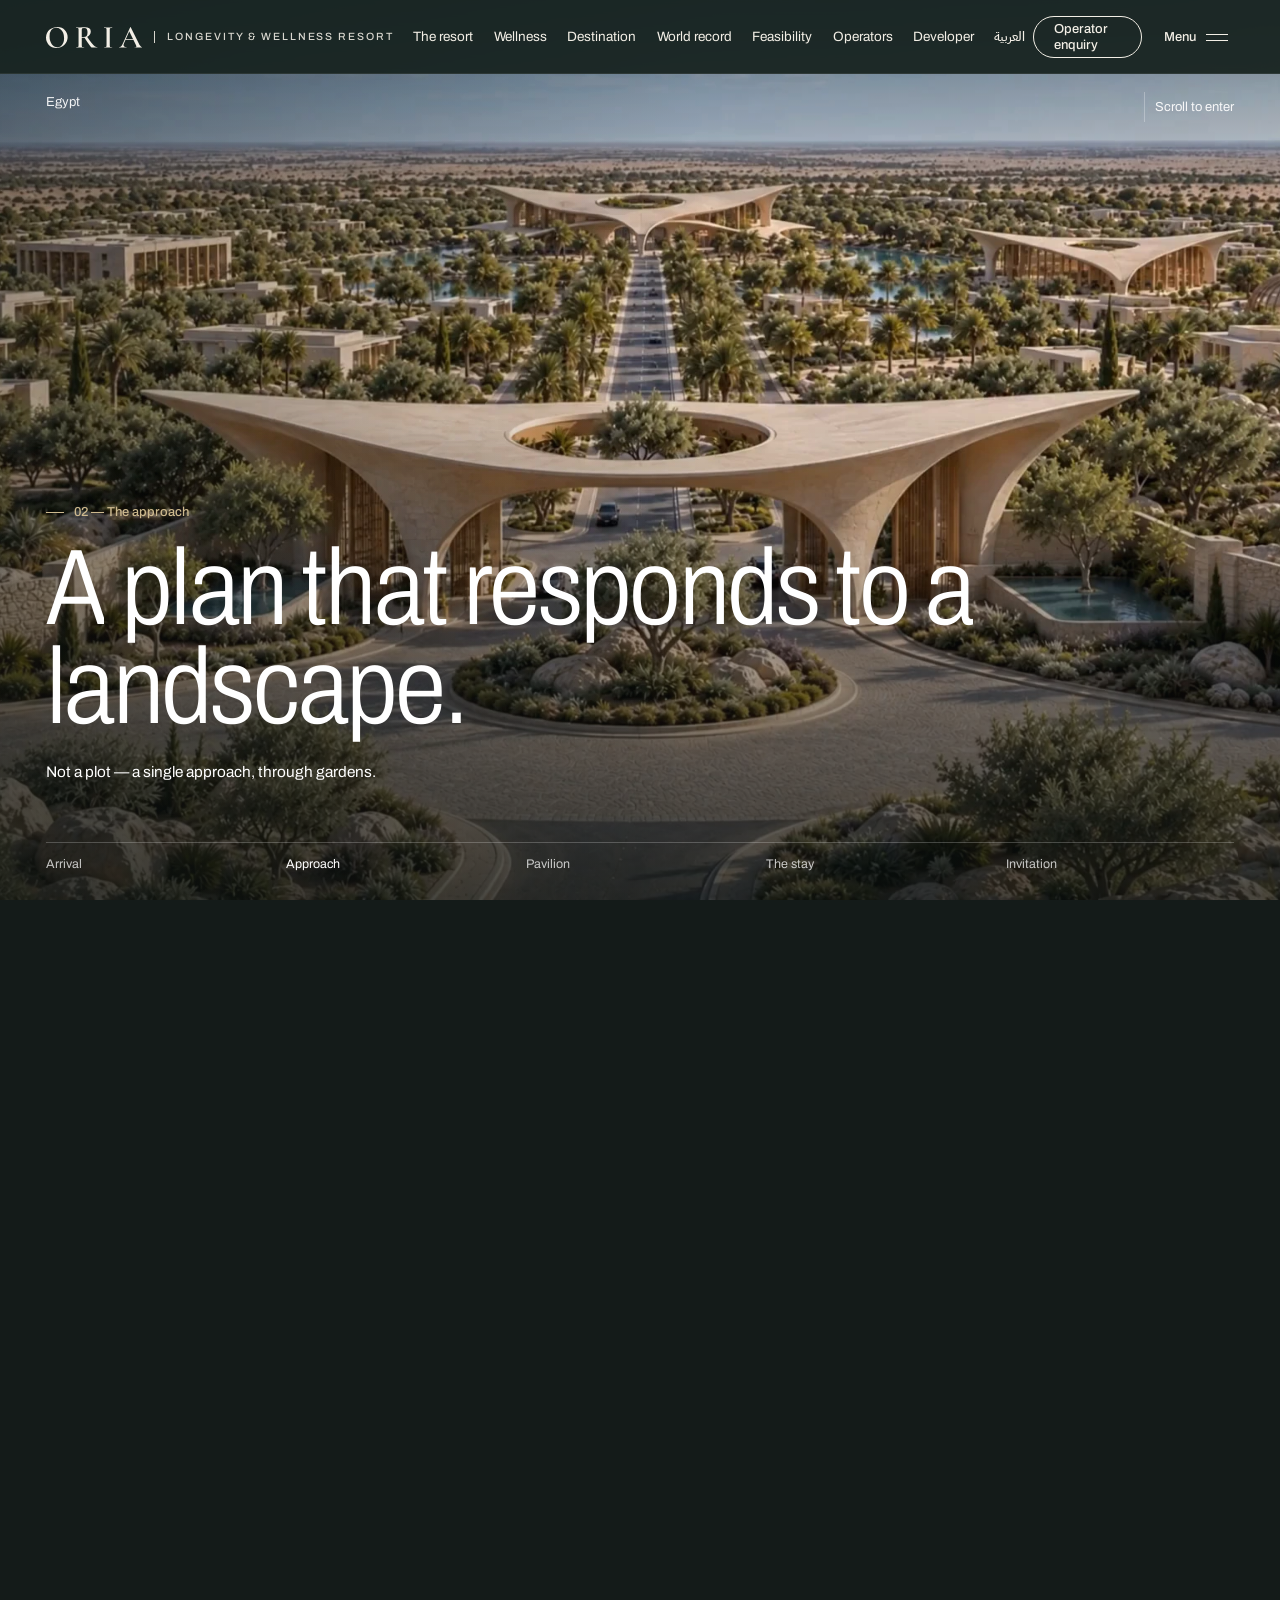
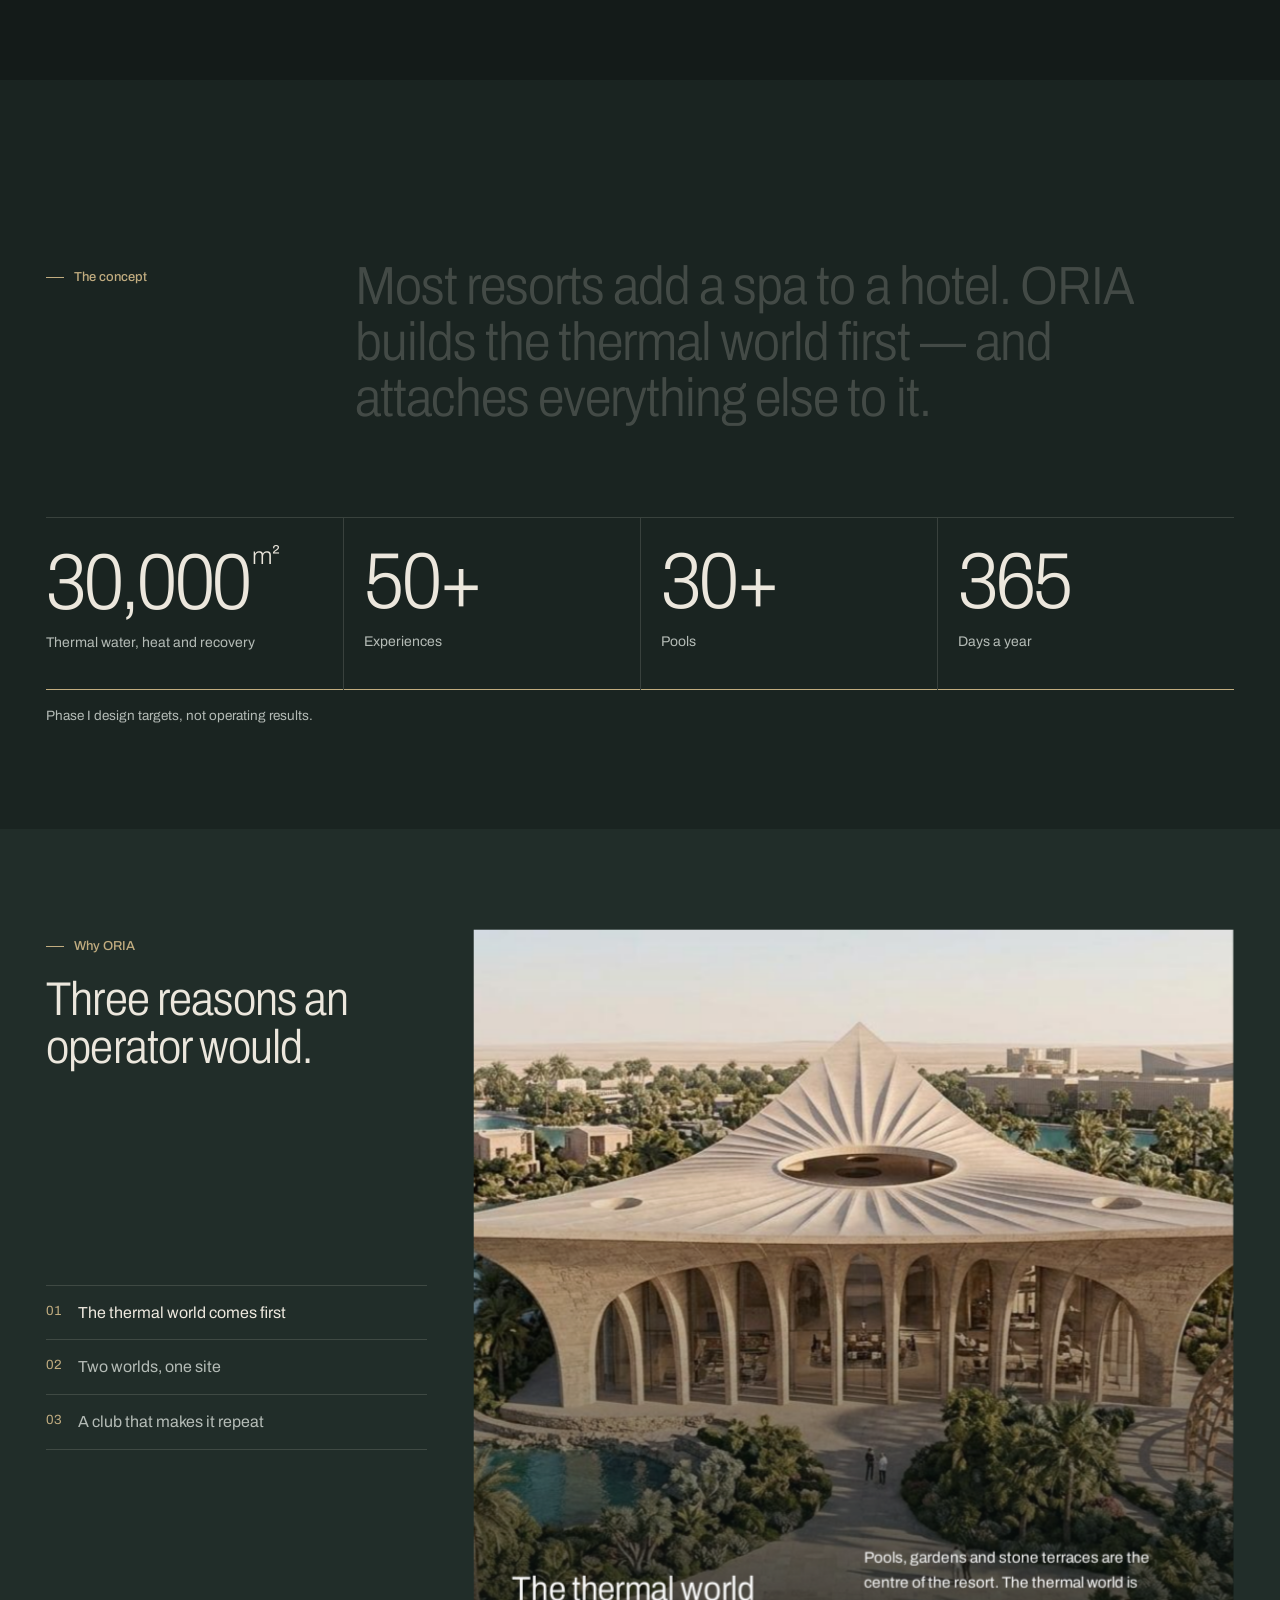
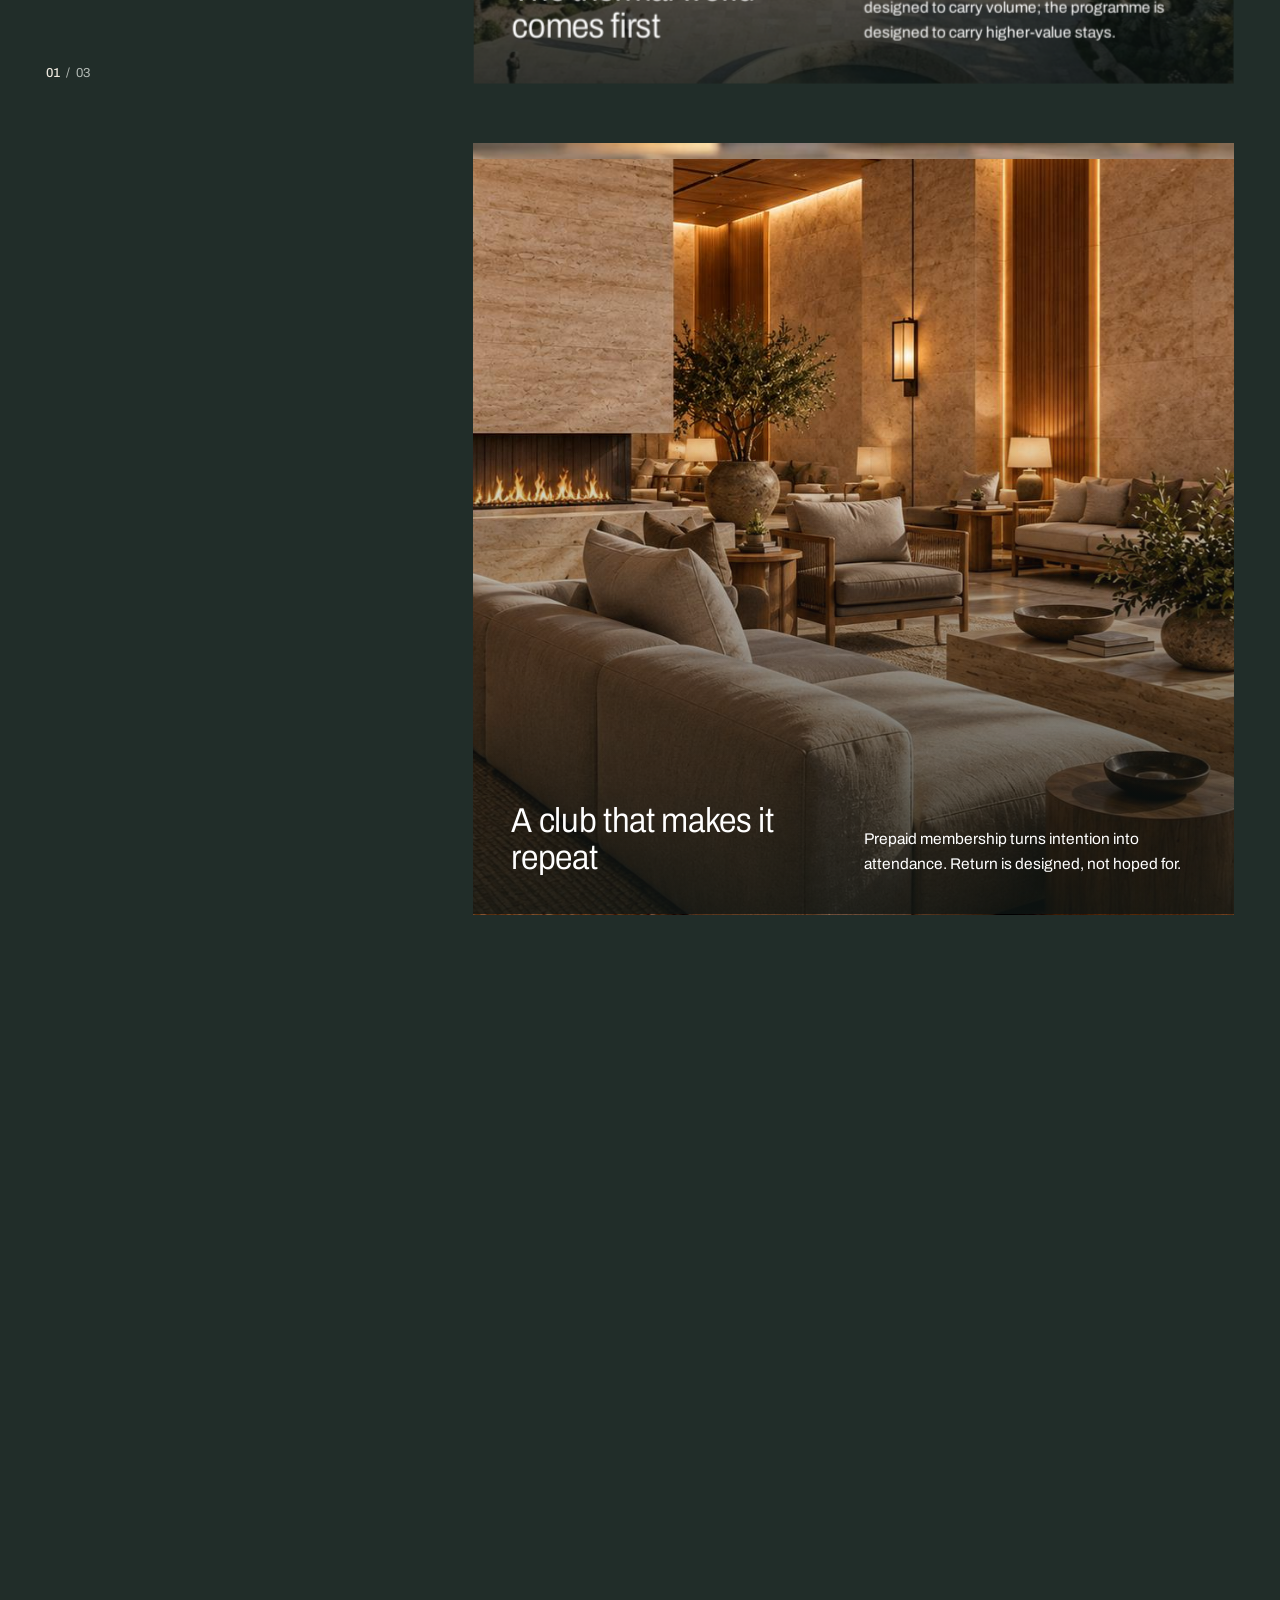
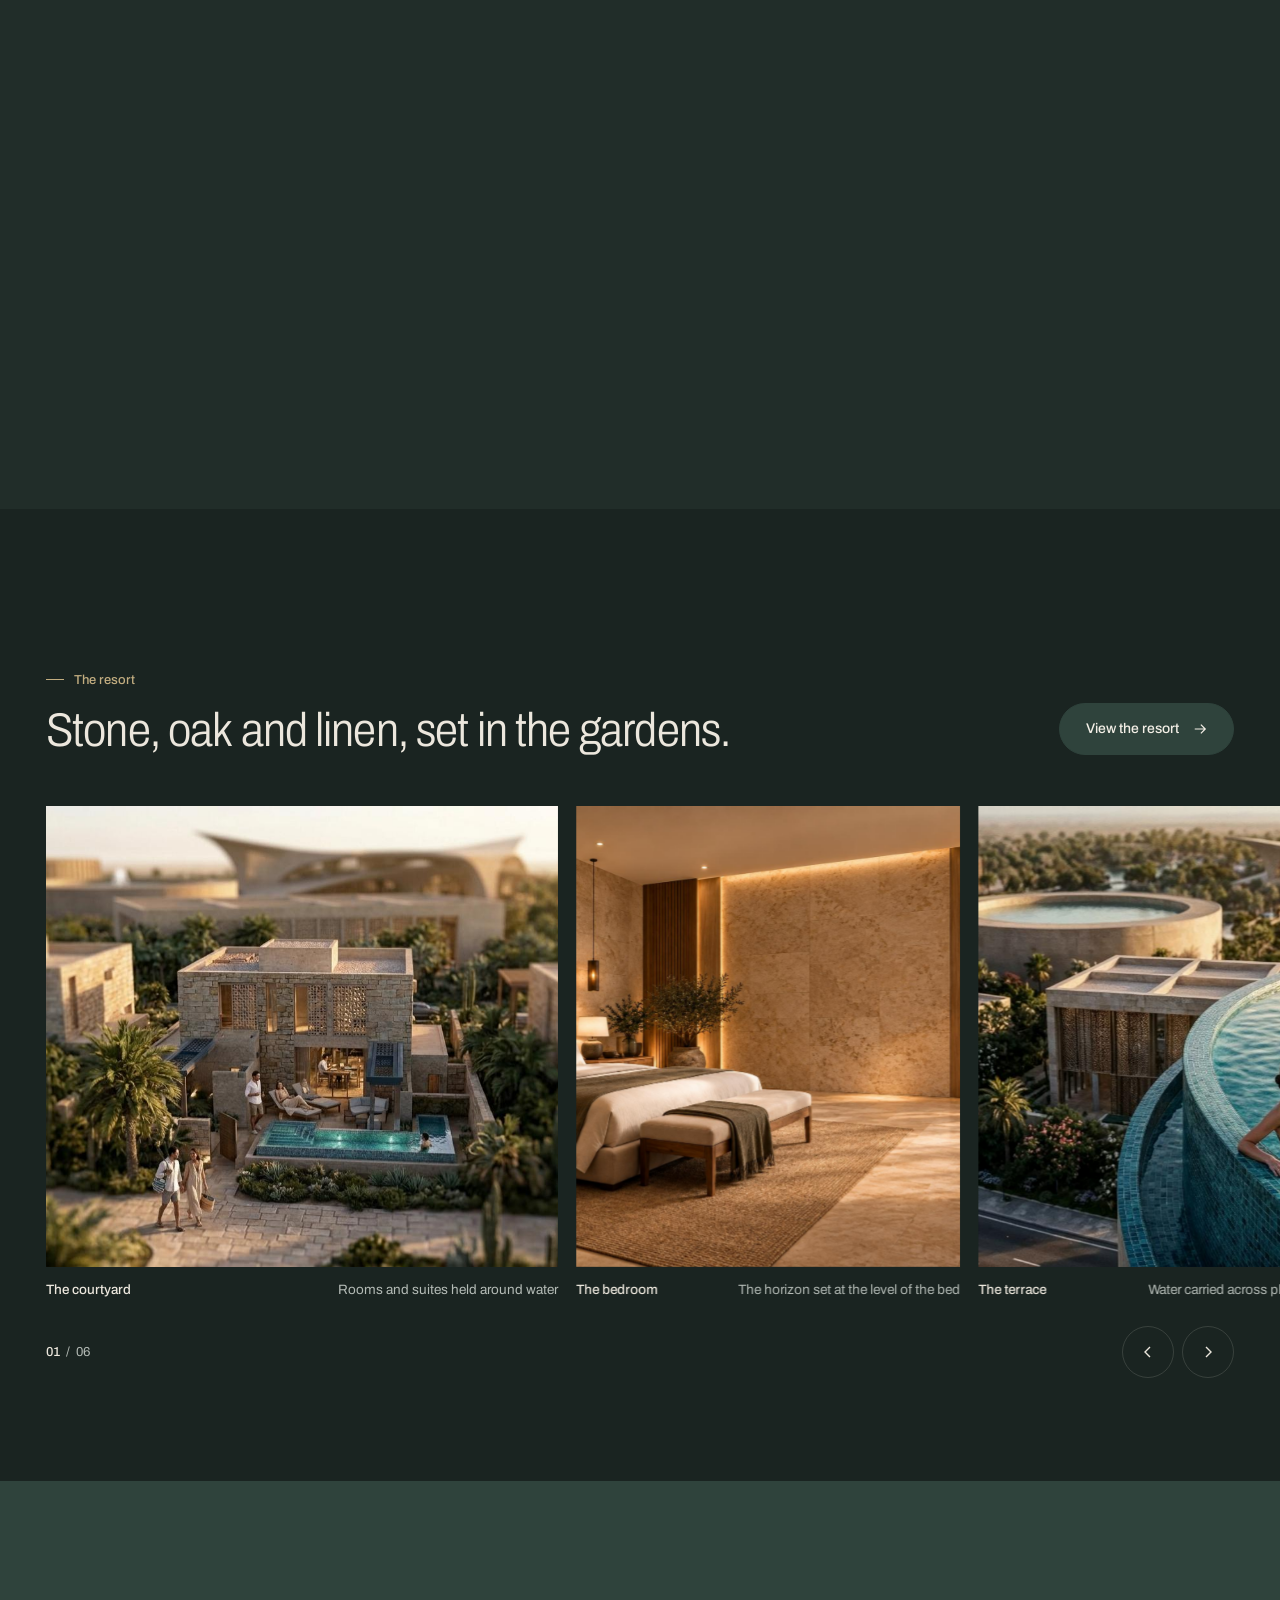
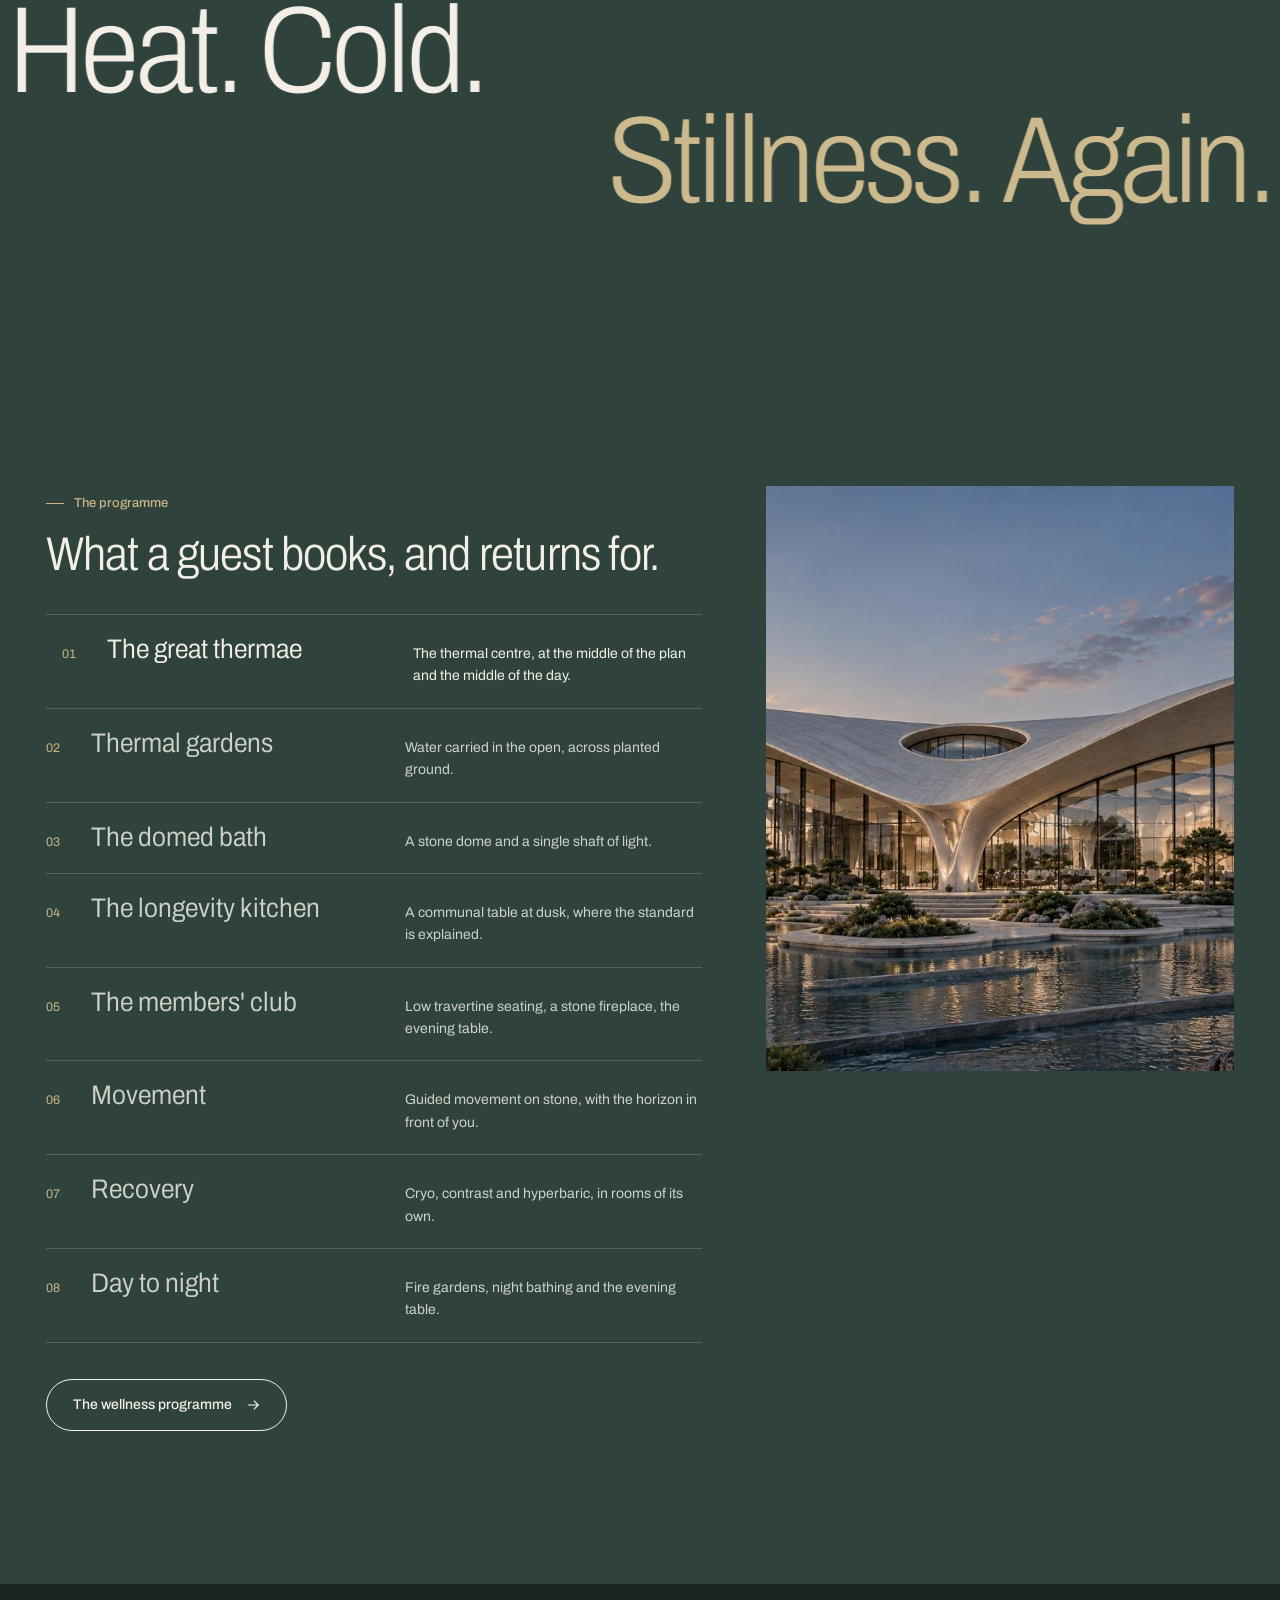
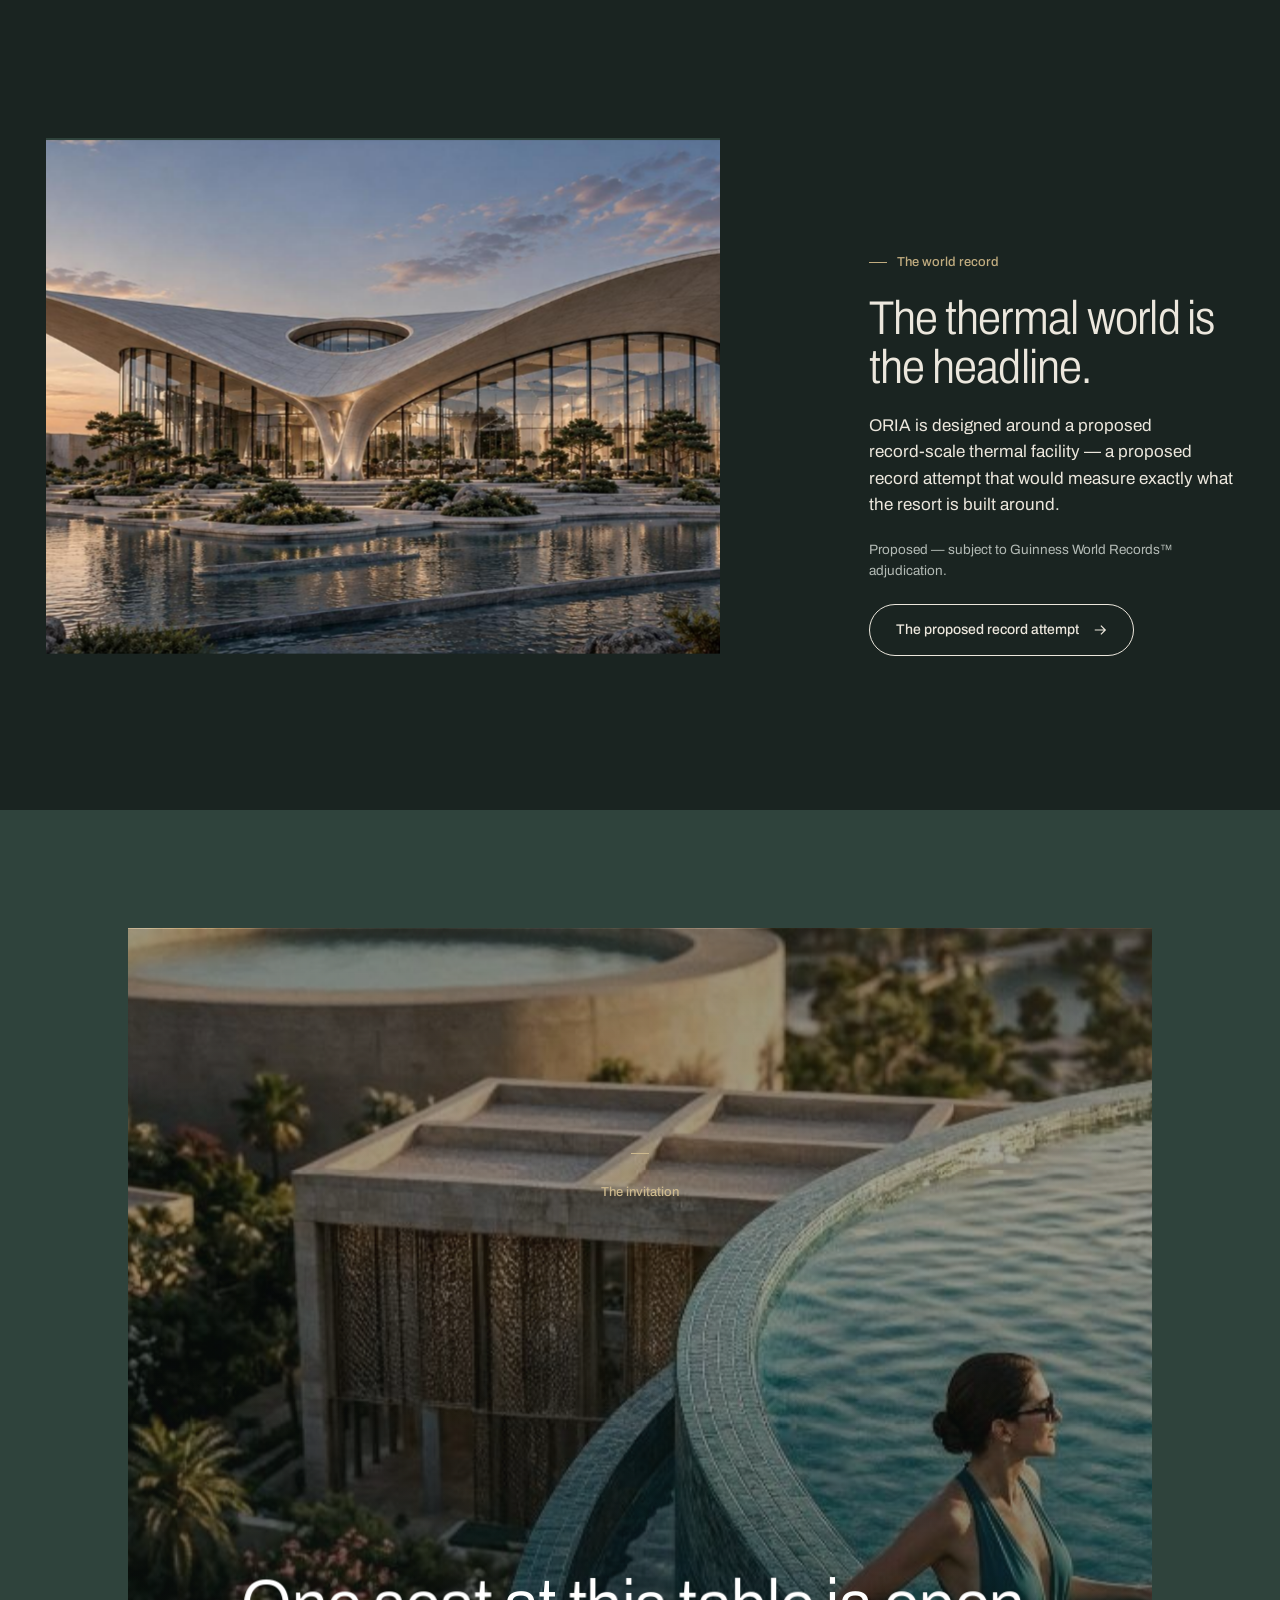
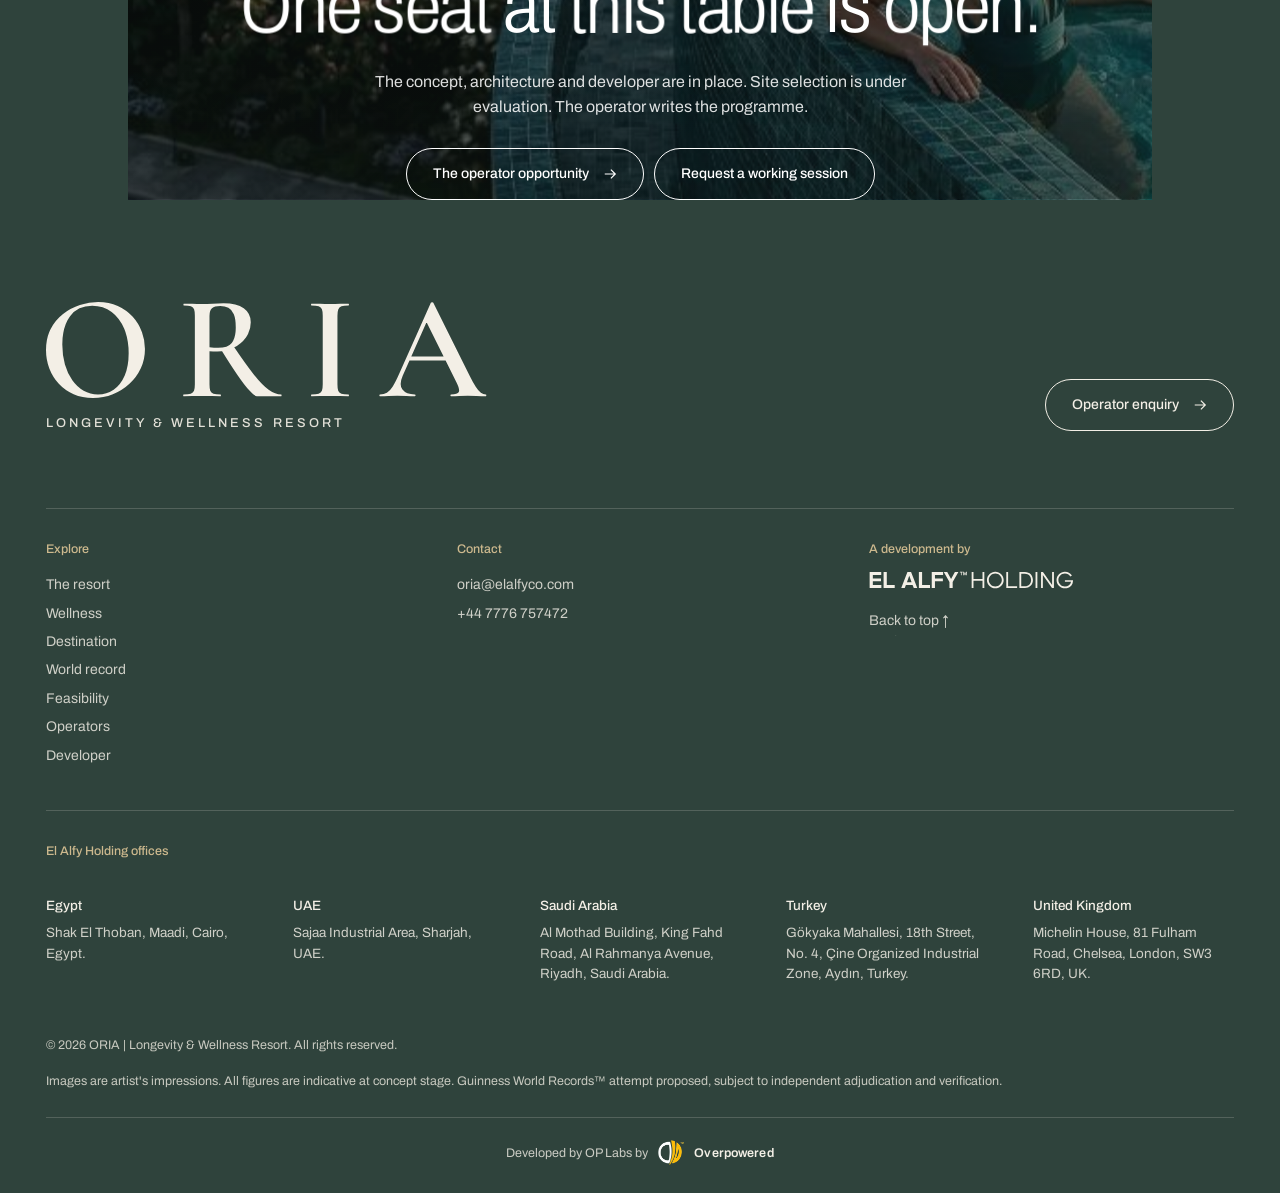
<file: index.html>
<!DOCTYPE html>
<html lang="en">
<head>
<meta name="robots" content="noindex,nofollow,noarchive">
<meta charset="utf-8">
<meta name="viewport" content="width=device-width, initial-scale=1, viewport-fit=cover">
<script>(function(){var L="en";try{var q=(location.search.match(/[?&]lang=(ar|en)/)||[])[1];L=q||localStorage.getItem("oria-lang")||"en";if(q)localStorage.setItem("oria-lang",q);}catch(e){}window.ORIA_LANG=L;if(L==="ar"){document.documentElement.lang="ar";document.documentElement.dir="rtl";}})();</script>
<title>ORIA | Longevity &amp; Wellness Resort</title>
<meta name="description" content="ORIA — a thermal-led Longevity &amp; Wellness Resort in Egypt, developed by El Alfy Holding and seeking a specialist wellness brand or resort operator to run it. Includes a proposed Guinness World Records™ attempt.">
<link rel="preconnect" href="https://fonts.googleapis.com">
<link rel="preconnect" href="https://fonts.gstatic.com" crossorigin>
<link href="https://fonts.googleapis.com/css2?family=Archivo:wdth,wght@62..125,100..900&family=IBM+Plex+Sans+Arabic:wght@200;300;400;500;600&display=swap" rel="stylesheet">
<link rel="stylesheet" href="style.css">
</head>
<body>
<svg width="0" height="0" style="position:absolute" aria-hidden="true"><defs><symbol id="lg-star" viewBox="158 54 1683 1325"><path fill="currentColor" fill-rule="evenodd" d="M1010.0,1348.8C1011.6,1337.1 1013.9,1322.8 1015.1,1317.0C1016.2,1311.2 1018.0,1302.5 1018.9,1297.5C1022.5,1279.6 1029.4,1254.7 1036.1,1235.5C1047.2,1203.8 1051.3,1193.7 1063.5,1168.4C1117.5,1056.7 1205.9,960.7 1319.7,890.3C1323.4,887.9 1330.5,883.5 1335.5,880.3C1354.4,868.4 1411.8,839.1 1449.8,822.0C1481.5,807.8 1540.3,788.2 1584.5,777.1C1606.2,771.6 1639.1,764.5 1649.5,763.0C1653.9,762.4 1660.9,761.0 1665.0,760.0C1669.1,759.0 1675.2,757.9 1678.5,757.5C1681.8,757.2 1690.8,755.8 1698.5,754.5C1706.2,753.2 1719.2,751.4 1727.5,750.6C1735.8,749.8 1745.0,748.6 1748.0,748.0C1751.0,747.4 1762.5,746.3 1773.5,745.5C1822.1,741.9 1834.0,740.4 1835.5,738.0C1836.6,736.2 1828.2,735.2 1800.0,733.5C1784.3,732.6 1771.2,731.6 1770.9,731.5C1770.6,731.3 1760.3,730.2 1748.0,729.0C1735.7,727.8 1723.5,726.5 1720.8,726.0C1718.1,725.4 1709.0,724.1 1700.7,723.1C1692.3,722.0 1682.1,720.4 1678.0,719.5C1673.9,718.6 1667.1,717.5 1663.0,716.9C1658.9,716.4 1650.3,714.8 1644.0,713.5C1637.7,712.1 1626.9,709.9 1620.0,708.5C1599.3,704.2 1580.5,699.6 1559.0,693.5C1485.5,672.6 1454.2,660.9 1392.0,630.8C1304.9,588.6 1214.9,522.3 1165.7,464.0C1158.5,455.5 1149.6,445.1 1146.0,441.0C1112.2,402.3 1071.0,331.4 1053.6,282.0C1051.7,276.8 1049.2,270.0 1048.0,267.0C1042.1,252.5 1030.6,213.9 1026.8,196.0C1026.3,193.5 1024.3,184.3 1022.5,175.5C1016.1,145.2 1011.2,109.4 1009.5,81.0C1008.6,66.6 1006.6,58.1 1004.4,60.2C1003.4,61.2 1001.9,72.1 1001.0,85.3C998.7,116.4 994.5,145.3 987.4,179.0C986.0,185.3 984.4,193.4 983.6,197.0C974.6,241.0 951.3,305.0 930.1,343.8C911.1,378.4 881.6,421.5 858.0,449.0C837.0,473.4 793.0,517.5 780.7,526.3C777.5,528.6 768.5,535.2 760.7,541.0C730.5,563.4 700.7,583.7 679.5,596.4C647.5,615.5 624.8,627.6 600.0,638.8C568.9,652.9 545.3,662.7 523.5,670.5C518.0,672.5 509.9,675.4 505.5,677.0C475.2,687.9 416.3,703.8 386.5,709.1C380.4,710.1 371.2,711.9 366.0,713.1C323.7,722.2 248.2,731.4 198.5,733.5C185.3,734.1 171.8,735.5 167.6,736.7C161.5,738.5 178.2,741.3 204.0,743.0C239.4,745.2 250.8,746.1 264.5,748.1C272.2,749.2 282.6,750.5 287.5,751.1C303.7,753.0 337.9,758.3 364.0,763.0C381.2,766.1 435.3,779.3 464.0,787.4C488.2,794.2 527.7,808.6 555.5,820.7C563.8,824.3 573.4,828.5 577.0,830.0C584.2,833.0 638.6,860.3 646.5,864.8C649.2,866.4 655.1,869.7 659.5,872.2C686.2,887.0 746.6,928.3 769.5,947.4C804.9,976.9 843.5,1015.7 871.4,1050.0C915.9,1104.6 958.2,1180.5 974.3,1234.5C983.0,1263.7 988.6,1284.7 990.4,1295.0C991.3,1299.7 993.1,1308.9 994.4,1315.5C995.8,1322.1 997.8,1334.5 999.0,1343.0C1002.3,1368.0 1004.1,1375.3 1006.1,1371.7C1006.6,1370.9 1008.4,1360.6 1010.0,1348.8ZM989.0,1020.0C981.0,1019.6 970.9,1018.7 966.5,1018.2C962.1,1017.6 954.7,1016.6 950.0,1016.0C939.8,1014.6 912.9,1008.7 907.4,1006.6C905.3,1005.8 901.5,1004.6 899.0,1004.0C894.9,1002.9 883.8,998.8 871.5,993.8C814.2,970.4 762.2,924.6 733.0,872.0C718.4,845.8 706.3,808.5 701.9,776.5C700.4,765.9 700.4,722.1 701.8,709.2C705.1,680.3 716.9,641.0 729.7,616.5C749.7,578.3 786.6,537.2 821.0,514.8C853.8,493.5 896.3,474.8 924.0,469.5C927.6,468.8 935.0,467.3 940.5,466.2C981.7,457.5 1038.2,458.1 1077.0,467.6C1111.1,475.9 1140.1,486.8 1166.5,501.3C1209.5,524.8 1244.1,559.2 1271.4,605.5C1278.6,617.6 1293.7,651.7 1295.9,660.8C1296.4,662.8 1297.8,668.1 1298.9,672.5C1301.7,682.9 1304.6,703.4 1306.1,724.1C1309.7,773.2 1298.7,826.0 1275.8,869.0C1238.2,939.6 1182.1,984.1 1100.5,1007.9C1079.1,1014.1 1024.9,1021.6 1007.0,1020.8C1005.1,1020.8 997.0,1020.4 989.0,1020.0Z"/></symbol><symbol id="lg-letters" viewBox="47 1411 1949 345"><path fill="currentColor" fill-rule="evenodd" d="M277.7,1750.6C283.6,1749.8 291.6,1748.8 295.5,1748.5C299.4,1748.1 304.3,1747.2 306.5,1746.4C308.7,1745.7 313.4,1744.4 317.0,1743.6C369.1,1731.4 415.7,1695.3 437.5,1650.5C450.9,1623.0 454.3,1601.7 451.0,1566.5C448.8,1543.0 435.0,1513.6 416.1,1492.2C384.8,1456.7 344.2,1435.3 292.9,1427.4C212.4,1415.0 138.0,1441.0 92.3,1497.5C57.1,1541.0 50.7,1606.8 76.8,1655.3C105.4,1708.3 159.9,1742.7 226.6,1749.5C234.8,1750.4 241.9,1751.2 242.5,1751.5C245.0,1752.4 268.0,1751.9 277.7,1750.6ZM748.1,1743.1L750.5,1741.2L750.8,1596.3C751.0,1461.7 751.1,1451.4 752.7,1450.2C755.3,1448.3 848.3,1448.5 860.6,1450.5C873.0,1452.5 886.5,1456.2 892.5,1459.3C915.9,1471.1 927.9,1492.1 926.7,1519.0C925.4,1551.1 907.3,1572.2 873.7,1581.0C863.7,1583.6 859.8,1584.1 840.4,1584.9C828.4,1585.4 817.1,1585.6 815.5,1585.3C811.9,1584.8 807.2,1586.4 806.4,1588.5C805.2,1591.5 807.2,1594.7 816.6,1605.0C828.2,1617.7 851.9,1645.0 865.5,1661.5C870.9,1668.1 882.2,1681.3 890.5,1690.9C912.6,1716.5 923.5,1729.4 928.6,1736.1C935.5,1745.1 935.0,1745.0 963.8,1745.0C987.1,1745.0 988.8,1744.9 990.4,1743.1C993.0,1740.2 991.7,1737.5 984.1,1729.5C980.4,1725.7 974.0,1718.5 969.9,1713.5C965.9,1708.5 958.7,1700.2 953.9,1695.0C949.2,1689.8 934.2,1672.5 920.5,1656.5C888.0,1618.4 879.8,1609.1 876.1,1605.6C874.4,1603.9 873.0,1601.8 873.0,1600.8C873.0,1598.8 872.2,1599.0 892.3,1595.5C939.4,1587.4 967.9,1564.7 975.0,1529.9C983.6,1487.9 958.6,1453.2 909.5,1439.0C885.0,1432.0 870.1,1431.0 782.2,1431.0C705.3,1431.0 705.4,1431.0 703.6,1435.7C703.2,1436.6 702.9,1505.4 702.9,1588.5L703.0,1739.5L706.0,1742.2L709.0,1745.0L727.4,1745.0C744.0,1745.0 746.0,1744.8 748.1,1743.1ZM1297.1,1743.6C1301.1,1741.9 1301.1,1742.7 1301.7,1589.6C1302.4,1432.6 1302.4,1435.5 1297.7,1433.2C1295.5,1432.1 1280.8,1431.4 1266.7,1431.8C1259.9,1432.0 1258.6,1432.3 1256.5,1434.5L1254.0,1436.9L1254.0,1588.0C1254.0,1693.0 1254.3,1739.7 1255.1,1741.1C1255.7,1742.2 1257.0,1743.4 1258.2,1743.9C1260.6,1744.8 1294.9,1744.5 1297.1,1743.6ZM1989.6,1742.8C1992.1,1740.3 1991.0,1737.8 1981.0,1724.0C1976.0,1717.1 1968.9,1707.2 1965.1,1702.0C1961.4,1696.8 1954.6,1687.3 1950.0,1681.0C1945.4,1674.7 1936.2,1661.6 1929.5,1652.0C1909.2,1622.6 1896.2,1604.3 1882.0,1585.0C1874.5,1574.8 1866.3,1563.6 1863.8,1560.0C1853.9,1545.8 1837.1,1521.6 1829.0,1509.9C1824.3,1503.2 1817.1,1493.1 1813.0,1487.6C1808.9,1482.0 1799.4,1469.0 1792.0,1458.6C1767.7,1424.4 1769.0,1424.6 1748.5,1453.0C1737.1,1468.8 1737.4,1468.3 1710.9,1504.0C1699.6,1519.1 1688.7,1534.0 1686.5,1537.0C1684.3,1540.0 1672.7,1555.8 1660.5,1572.0C1648.4,1588.3 1636.8,1604.0 1634.8,1607.0C1632.8,1610.0 1626.2,1618.6 1620.3,1626.0C1614.4,1633.5 1606.7,1643.6 1603.3,1648.5C1589.0,1669.0 1565.0,1701.6 1544.1,1728.9C1536.1,1739.3 1536.1,1739.1 1539.0,1742.0C1541.7,1744.7 1557.3,1744.9 1560.7,1742.2C1561.9,1741.3 1568.0,1733.5 1574.2,1725.0C1580.4,1716.5 1588.4,1705.5 1592.0,1700.6C1595.6,1695.7 1603.7,1684.9 1610.0,1676.6C1616.3,1668.3 1624.4,1657.5 1628.0,1652.5C1631.5,1647.5 1639.8,1636.1 1646.5,1627.0C1660.0,1608.8 1678.5,1583.3 1687.0,1571.5C1690.0,1567.3 1699.9,1553.8 1709.0,1541.6C1718.1,1529.4 1729.8,1513.6 1735.1,1506.4C1745.9,1492.0 1747.1,1490.7 1749.4,1491.6C1751.0,1492.2 1759.7,1503.9 1772.5,1522.5C1776.3,1528.0 1783.8,1538.4 1789.1,1545.6C1794.4,1552.8 1803.6,1565.8 1809.6,1574.6C1815.5,1583.3 1824.9,1596.8 1830.5,1604.5C1836.0,1612.2 1846.2,1626.6 1853.0,1636.5C1859.8,1646.4 1868.3,1658.5 1871.9,1663.5C1875.5,1668.5 1881.4,1676.8 1885.0,1682.0C1910.2,1718.1 1927.3,1741.2 1930.5,1743.2C1934.8,1745.8 1986.9,1745.5 1989.6,1742.8ZM230.0,1733.0C228.1,1732.6 221.4,1731.1 215.2,1729.6C177.5,1721.0 139.6,1690.5 122.0,1654.5C106.4,1622.7 102.8,1575.2 113.3,1541.5C126.4,1499.7 154.6,1468.9 194.6,1452.7C199.7,1450.7 204.2,1449.0 204.8,1449.0C205.3,1449.0 208.6,1448.1 212.1,1446.9C227.0,1442.2 264.5,1440.0 282.5,1442.9C304.6,1446.5 329.7,1457.0 347.5,1470.2C392.7,1503.7 412.0,1556.2 401.6,1617.5C396.2,1649.2 384.6,1671.4 362.3,1693.1C341.4,1713.4 320.7,1724.5 292.5,1730.6C281.8,1733.0 278.0,1733.3 257.0,1733.6C244.1,1733.7 231.9,1733.5 230.0,1733.0Z"/></symbol><symbol id="lg-full" viewBox="47 54 1949 1702"><path fill="currentColor" fill-rule="evenodd" d="M277.7,1750.6C283.6,1749.8 291.6,1748.8 295.5,1748.5C299.4,1748.1 304.3,1747.2 306.5,1746.4C308.7,1745.7 313.4,1744.4 317.0,1743.6C369.1,1731.4 415.7,1695.3 437.5,1650.5C450.9,1623.0 454.3,1601.7 451.0,1566.5C448.8,1543.0 435.0,1513.6 416.1,1492.2C384.8,1456.7 344.2,1435.3 292.9,1427.4C212.4,1415.0 138.0,1441.0 92.3,1497.5C57.1,1541.0 50.7,1606.8 76.8,1655.3C105.4,1708.3 159.9,1742.7 226.6,1749.5C234.8,1750.4 241.9,1751.2 242.5,1751.5C245.0,1752.4 268.0,1751.9 277.7,1750.6ZM748.1,1743.1L750.5,1741.2L750.8,1596.3C751.0,1461.7 751.1,1451.4 752.7,1450.2C755.3,1448.3 848.3,1448.5 860.6,1450.5C873.0,1452.5 886.5,1456.2 892.5,1459.3C915.9,1471.1 927.9,1492.1 926.7,1519.0C925.4,1551.1 907.3,1572.2 873.7,1581.0C863.7,1583.6 859.8,1584.1 840.4,1584.9C828.4,1585.4 817.1,1585.6 815.5,1585.3C811.9,1584.8 807.2,1586.4 806.4,1588.5C805.2,1591.5 807.2,1594.7 816.6,1605.0C828.2,1617.7 851.9,1645.0 865.5,1661.5C870.9,1668.1 882.2,1681.3 890.5,1690.9C912.6,1716.5 923.5,1729.4 928.6,1736.1C935.5,1745.1 935.0,1745.0 963.8,1745.0C987.1,1745.0 988.8,1744.9 990.4,1743.1C993.0,1740.2 991.7,1737.5 984.1,1729.5C980.4,1725.7 974.0,1718.5 969.9,1713.5C965.9,1708.5 958.7,1700.2 953.9,1695.0C949.2,1689.8 934.2,1672.5 920.5,1656.5C888.0,1618.4 879.8,1609.1 876.1,1605.6C874.4,1603.9 873.0,1601.8 873.0,1600.8C873.0,1598.8 872.2,1599.0 892.3,1595.5C939.4,1587.4 967.9,1564.7 975.0,1529.9C983.6,1487.9 958.6,1453.2 909.5,1439.0C885.0,1432.0 870.1,1431.0 782.2,1431.0C705.3,1431.0 705.4,1431.0 703.6,1435.7C703.2,1436.6 702.9,1505.4 702.9,1588.5L703.0,1739.5L706.0,1742.2L709.0,1745.0L727.4,1745.0C744.0,1745.0 746.0,1744.8 748.1,1743.1ZM1297.1,1743.6C1301.1,1741.9 1301.1,1742.7 1301.7,1589.6C1302.4,1432.6 1302.4,1435.5 1297.7,1433.2C1295.5,1432.1 1280.8,1431.4 1266.7,1431.8C1259.9,1432.0 1258.6,1432.3 1256.5,1434.5L1254.0,1436.9L1254.0,1588.0C1254.0,1693.0 1254.3,1739.7 1255.1,1741.1C1255.7,1742.2 1257.0,1743.4 1258.2,1743.9C1260.6,1744.8 1294.9,1744.5 1297.1,1743.6ZM1989.6,1742.8C1992.1,1740.3 1991.0,1737.8 1981.0,1724.0C1976.0,1717.1 1968.9,1707.2 1965.1,1702.0C1961.4,1696.8 1954.6,1687.3 1950.0,1681.0C1945.4,1674.7 1936.2,1661.6 1929.5,1652.0C1909.2,1622.6 1896.2,1604.3 1882.0,1585.0C1874.5,1574.8 1866.3,1563.6 1863.8,1560.0C1853.9,1545.8 1837.1,1521.6 1829.0,1509.9C1824.3,1503.2 1817.1,1493.1 1813.0,1487.6C1808.9,1482.0 1799.4,1469.0 1792.0,1458.6C1767.7,1424.4 1769.0,1424.6 1748.5,1453.0C1737.1,1468.8 1737.4,1468.3 1710.9,1504.0C1699.6,1519.1 1688.7,1534.0 1686.5,1537.0C1684.3,1540.0 1672.7,1555.8 1660.5,1572.0C1648.4,1588.3 1636.8,1604.0 1634.8,1607.0C1632.8,1610.0 1626.2,1618.6 1620.3,1626.0C1614.4,1633.5 1606.7,1643.6 1603.3,1648.5C1589.0,1669.0 1565.0,1701.6 1544.1,1728.9C1536.1,1739.3 1536.1,1739.1 1539.0,1742.0C1541.7,1744.7 1557.3,1744.9 1560.7,1742.2C1561.9,1741.3 1568.0,1733.5 1574.2,1725.0C1580.4,1716.5 1588.4,1705.5 1592.0,1700.6C1595.6,1695.7 1603.7,1684.9 1610.0,1676.6C1616.3,1668.3 1624.4,1657.5 1628.0,1652.5C1631.5,1647.5 1639.8,1636.1 1646.5,1627.0C1660.0,1608.8 1678.5,1583.3 1687.0,1571.5C1690.0,1567.3 1699.9,1553.8 1709.0,1541.6C1718.1,1529.4 1729.8,1513.6 1735.1,1506.4C1745.9,1492.0 1747.1,1490.7 1749.4,1491.6C1751.0,1492.2 1759.7,1503.9 1772.5,1522.5C1776.3,1528.0 1783.8,1538.4 1789.1,1545.6C1794.4,1552.8 1803.6,1565.8 1809.6,1574.6C1815.5,1583.3 1824.9,1596.8 1830.5,1604.5C1836.0,1612.2 1846.2,1626.6 1853.0,1636.5C1859.8,1646.4 1868.3,1658.5 1871.9,1663.5C1875.5,1668.5 1881.4,1676.8 1885.0,1682.0C1910.2,1718.1 1927.3,1741.2 1930.5,1743.2C1934.8,1745.8 1986.9,1745.5 1989.6,1742.8ZM230.0,1733.0C228.1,1732.6 221.4,1731.1 215.2,1729.6C177.5,1721.0 139.6,1690.5 122.0,1654.5C106.4,1622.7 102.8,1575.2 113.3,1541.5C126.4,1499.7 154.6,1468.9 194.6,1452.7C199.7,1450.7 204.2,1449.0 204.8,1449.0C205.3,1449.0 208.6,1448.1 212.1,1446.9C227.0,1442.2 264.5,1440.0 282.5,1442.9C304.6,1446.5 329.7,1457.0 347.5,1470.2C392.7,1503.7 412.0,1556.2 401.6,1617.5C396.2,1649.2 384.6,1671.4 362.3,1693.1C341.4,1713.4 320.7,1724.5 292.5,1730.6C281.8,1733.0 278.0,1733.3 257.0,1733.6C244.1,1733.7 231.9,1733.5 230.0,1733.0ZM1010.0,1348.8C1011.6,1337.1 1013.9,1322.8 1015.1,1317.0C1016.2,1311.2 1018.0,1302.5 1018.9,1297.5C1022.5,1279.6 1029.4,1254.7 1036.1,1235.5C1047.2,1203.8 1051.3,1193.7 1063.5,1168.4C1117.5,1056.7 1205.9,960.7 1319.7,890.3C1323.4,887.9 1330.5,883.5 1335.5,880.3C1354.4,868.4 1411.8,839.1 1449.8,822.0C1481.5,807.8 1540.3,788.2 1584.5,777.1C1606.2,771.6 1639.1,764.5 1649.5,763.0C1653.9,762.4 1660.9,761.0 1665.0,760.0C1669.1,759.0 1675.2,757.9 1678.5,757.5C1681.8,757.2 1690.8,755.8 1698.5,754.5C1706.2,753.2 1719.2,751.4 1727.5,750.6C1735.8,749.8 1745.0,748.6 1748.0,748.0C1751.0,747.4 1762.5,746.3 1773.5,745.5C1822.1,741.9 1834.0,740.4 1835.5,738.0C1836.6,736.2 1828.2,735.2 1800.0,733.5C1784.3,732.6 1771.2,731.6 1770.9,731.5C1770.6,731.3 1760.3,730.2 1748.0,729.0C1735.7,727.8 1723.5,726.5 1720.8,726.0C1718.1,725.4 1709.0,724.1 1700.7,723.1C1692.3,722.0 1682.1,720.4 1678.0,719.5C1673.9,718.6 1667.1,717.5 1663.0,716.9C1658.9,716.4 1650.3,714.8 1644.0,713.5C1637.7,712.1 1626.9,709.9 1620.0,708.5C1599.3,704.2 1580.5,699.6 1559.0,693.5C1485.5,672.6 1454.2,660.9 1392.0,630.8C1304.9,588.6 1214.9,522.3 1165.7,464.0C1158.5,455.5 1149.6,445.1 1146.0,441.0C1112.2,402.3 1071.0,331.4 1053.6,282.0C1051.7,276.8 1049.2,270.0 1048.0,267.0C1042.1,252.5 1030.6,213.9 1026.8,196.0C1026.3,193.5 1024.3,184.3 1022.5,175.5C1016.1,145.2 1011.2,109.4 1009.5,81.0C1008.6,66.6 1006.6,58.1 1004.4,60.2C1003.4,61.2 1001.9,72.1 1001.0,85.3C998.7,116.4 994.5,145.3 987.4,179.0C986.0,185.3 984.4,193.4 983.6,197.0C974.6,241.0 951.3,305.0 930.1,343.8C911.1,378.4 881.6,421.5 858.0,449.0C837.0,473.4 793.0,517.5 780.7,526.3C777.5,528.6 768.5,535.2 760.7,541.0C730.5,563.4 700.7,583.7 679.5,596.4C647.5,615.5 624.8,627.6 600.0,638.8C568.9,652.9 545.3,662.7 523.5,670.5C518.0,672.5 509.9,675.4 505.5,677.0C475.2,687.9 416.3,703.8 386.5,709.1C380.4,710.1 371.2,711.9 366.0,713.1C323.7,722.2 248.2,731.4 198.5,733.5C185.3,734.1 171.8,735.5 167.6,736.7C161.5,738.5 178.2,741.3 204.0,743.0C239.4,745.2 250.8,746.1 264.5,748.1C272.2,749.2 282.6,750.5 287.5,751.1C303.7,753.0 337.9,758.3 364.0,763.0C381.2,766.1 435.3,779.3 464.0,787.4C488.2,794.2 527.7,808.6 555.5,820.7C563.8,824.3 573.4,828.5 577.0,830.0C584.2,833.0 638.6,860.3 646.5,864.8C649.2,866.4 655.1,869.7 659.5,872.2C686.2,887.0 746.6,928.3 769.5,947.4C804.9,976.9 843.5,1015.7 871.4,1050.0C915.9,1104.6 958.2,1180.5 974.3,1234.5C983.0,1263.7 988.6,1284.7 990.4,1295.0C991.3,1299.7 993.1,1308.9 994.4,1315.5C995.8,1322.1 997.8,1334.5 999.0,1343.0C1002.3,1368.0 1004.1,1375.3 1006.1,1371.7C1006.6,1370.9 1008.4,1360.6 1010.0,1348.8ZM989.0,1020.0C981.0,1019.6 970.9,1018.7 966.5,1018.2C962.1,1017.6 954.7,1016.6 950.0,1016.0C939.8,1014.6 912.9,1008.7 907.4,1006.6C905.3,1005.8 901.5,1004.6 899.0,1004.0C894.9,1002.9 883.8,998.8 871.5,993.8C814.2,970.4 762.2,924.6 733.0,872.0C718.4,845.8 706.3,808.5 701.9,776.5C700.4,765.9 700.4,722.1 701.8,709.2C705.1,680.3 716.9,641.0 729.7,616.5C749.7,578.3 786.6,537.2 821.0,514.8C853.8,493.5 896.3,474.8 924.0,469.5C927.6,468.8 935.0,467.3 940.5,466.2C981.7,457.5 1038.2,458.1 1077.0,467.6C1111.1,475.9 1140.1,486.8 1166.5,501.3C1209.5,524.8 1244.1,559.2 1271.4,605.5C1278.6,617.6 1293.7,651.7 1295.9,660.8C1296.4,662.8 1297.8,668.1 1298.9,672.5C1301.7,682.9 1304.6,703.4 1306.1,724.1C1309.7,773.2 1298.7,826.0 1275.8,869.0C1238.2,939.6 1182.1,984.1 1100.5,1007.9C1079.1,1014.1 1024.9,1021.6 1007.0,1020.8C1005.1,1020.8 997.0,1020.4 989.0,1020.0Z"/></symbol>
<g>
<g id="eag-0-0">
<path d="M 81.671875 -18.453125 L 28.59375 -18.453125 L 28.59375 -41.4375 L 79.40625 -41.4375 L 79.40625 -59.4375 L 28.59375 -59.4375 L 28.59375 -81.0625 L 80.921875 -81.0625 L 80.921875 -99.515625 L 8.625 -99.515625 L 8.625 0 L 81.671875 0 Z M 81.671875 -18.453125 "/>
</g>
<g id="eag-0-1">
<path d="M 77.890625 -18.75 L 28.59375 -18.75 L 28.59375 -99.515625 L 8.625 -99.515625 L 8.625 0 L 77.890625 0 Z M 77.890625 -18.75 "/>
</g>
<g id="eag-0-2">
</g>
<g id="eag-0-3">
<path d="M 0.609375 0 L 22.390625 0 L 29.640625 -18.609375 L 71.390625 -18.609375 L 78.65625 0 L 100.4375 0 L 61.859375 -99.515625 L 39.171875 -99.515625 Z M 50.359375 -75.78125 L 50.671875 -75.78125 L 65.03125 -35.546875 L 36.15625 -35.546875 Z M 50.359375 -75.78125 "/>
</g>
<g id="eag-0-4">
<path d="M 28.59375 -41.4375 L 77.890625 -41.4375 L 77.890625 -59.4375 L 28.59375 -59.4375 L 28.59375 -81.0625 L 79.25 -81.0625 L 79.25 -99.515625 L 8.625 -99.515625 L 8.625 0 L 28.59375 0 Z M 28.59375 -41.4375 "/>
</g>
<g id="eag-0-5">
<path d="M 36.453125 0 L 56.421875 0 L 56.421875 -37.0625 L 91.953125 -99.515625 L 70.1875 -99.515625 L 46.4375 -55.8125 L 22.6875 -99.515625 L 1.0625 -99.515625 L 36.453125 -37.0625 Z M 36.453125 0 "/>
</g>
<g id="eag-1-0">
<path d="M 17.96875 -21.65625 L 0.453125 -21.65625 L 0.453125 -17.578125 L 7.046875 -17.578125 L 7.046875 0 L 11.390625 0 L 11.390625 -17.578125 L 17.96875 -17.578125 Z M 17.96875 -21.65625 "/>
</g>
<g id="eag-1-1">
<path d="M 1.609375 0 L 6.03125 0 L 6.6875 -7.375 L 7.078125 -14.953125 L 12.21875 -0.625 L 16.265625 -0.625 L 21.328125 -14.90625 L 21.40625 -14.71875 L 21.796875 -7.375 L 22.453125 0 L 26.859375 0 L 24.921875 -21.65625 L 20.1875 -21.65625 L 14.25 -6.453125 L 14.1875 -6.453125 L 8.265625 -21.65625 L 3.5625 -21.65625 Z M 1.609375 0 "/>
</g>
<g id="eag-2-0">
<path d="M 11.34375 0 L 22.6875 0 L 22.6875 -45.828125 L 78.796875 -45.828125 L 78.796875 0 L 90.140625 0 L 90.140625 -99.515625 L 78.796875 -99.515625 L 78.796875 -56.5625 L 22.6875 -56.5625 L 22.6875 -99.515625 L 11.34375 -99.515625 Z M 11.34375 0 "/>
</g>
<g id="eag-2-1">
<path d="M 5.4375 -49.609375 C 5.4375 -21.171875 28.890625 2.125 57.46875 2.125 C 86.0625 2.125 109.5 -21.171875 109.5 -49.609375 C 109.5 -78.34375 86.0625 -101.640625 57.46875 -101.640625 C 28.890625 -101.640625 5.4375 -78.34375 5.4375 -49.609375 Z M 16.78125 -49.609375 C 16.78125 -72.140625 35.09375 -90.296875 57.46875 -90.296875 C 79.703125 -90.296875 98.015625 -72.140625 98.015625 -49.609375 C 98.015625 -27.375 79.703125 -9.21875 57.46875 -9.21875 C 35.09375 -9.21875 16.78125 -27.375 16.78125 -49.609375 Z M 16.78125 -49.609375 "/>
</g>
<g id="eag-2-2">
<path d="M 78.796875 -10.734375 L 22.6875 -10.734375 L 22.6875 -99.515625 L 11.34375 -99.515625 L 11.34375 0 L 78.796875 0 Z M 78.796875 -10.734375 "/>
</g>
<g id="eag-2-3">
<path d="M 45.828125 -88.78125 C 69.875 -88.78125 84.09375 -70.9375 84.09375 -49.765625 C 84.09375 -28.59375 69.875 -10.734375 45.828125 -10.734375 L 22.6875 -10.734375 L 22.6875 -88.78125 Z M 45.828125 0 C 76.078125 0 95.59375 -22.390625 95.59375 -49.765625 C 95.59375 -77.140625 76.078125 -99.515625 45.828125 -99.515625 L 11.34375 -99.515625 L 11.34375 0 Z M 45.828125 0 "/>
</g>
<g id="eag-2-4">
<path d="M 22.6875 -99.515625 L 11.34375 -99.515625 L 11.34375 0 L 22.6875 0 Z M 22.6875 -99.515625 "/>
</g>
<g id="eag-2-5">
<path d="M 11.34375 0 L 22.6875 0 L 22.6875 -81.671875 L 79.40625 0 L 91.5 0 L 91.5 -99.515625 L 80.15625 -99.515625 L 80.15625 -18 L 23.4375 -99.515625 L 11.34375 -99.515625 Z M 11.34375 0 "/>
</g>
<g id="eag-2-6">
<path d="M 107.6875 -49 L 57.328125 -49 L 57.328125 -38.265625 L 95.59375 -38.265625 C 92.5625 -18.296875 76.53125 -9.21875 57.328125 -9.21875 C 34.9375 -9.21875 16.640625 -27.375 16.640625 -49.609375 C 16.640625 -72.140625 34.9375 -90.296875 57.328125 -90.296875 C 71.6875 -90.296875 84.25 -82.734375 91.5 -71.390625 L 101.03125 -77.59375 C 91.8125 -92.109375 75.625 -101.640625 57.328125 -101.640625 C 28.734375 -101.640625 5.296875 -78.34375 5.296875 -49.609375 C 5.296875 -21.171875 28.734375 2.125 57.328125 2.125 C 88.03125 2.125 106.9375 -17.390625 107.6875 -45.21875 Z M 107.6875 -49 "/>
</g>
</g>
<symbol id="ea-logo" viewBox="94 97 1274 112">
<g fill="currentColor" fill-opacity="1">
<use href="#eag-0-0" x="89.3237" y="202.7886"/>
<use href="#eag-0-1" x="176.145103" y="202.7886"/>
<use href="#eag-0-2" x="256.15995" y="202.7886"/>
<use href="#eag-0-3" x="293.97415" y="202.7886"/>
<use href="#eag-0-1" x="395.769977" y="202.7886"/>
<use href="#eag-0-4" x="475.784824" y="202.7886"/>
<use href="#eag-0-5" x="558.21978" y="202.7886"/>
</g>
<g fill="currentColor" fill-opacity="1">
<use href="#eag-1-0" x="659.1021" y="123.6934"/>
<use href="#eag-1-1" x="677.244546" y="123.6934"/>
</g>
<g fill="currentColor" fill-opacity="1">
<use href="#eag-2-0" x="721.4502" y="202.7891"/>
<use href="#eag-2-1" x="822.489742" y="202.7891"/>
<use href="#eag-2-2" x="936.839883" y="202.7891"/>
</g>
<g fill="currentColor" fill-opacity="1">
<use href="#eag-2-3" x="1018.518555" y="202.7891"/>
<use href="#eag-2-4" x="1118.95307" y="202.7891"/>
</g>
<g fill="currentColor" fill-opacity="1">
<use href="#eag-2-5" x="1153.137107" y="202.7891"/>
<use href="#eag-2-6" x="1255.689218" y="202.7891"/>
</g>
</symbol><symbol id="lg-word" viewBox="49 -636 2974 648"><path fill="currentColor" d="M366 12Q294 12 235.5 -13.5Q177 -39 135.5 -84.0Q94 -129 71.5 -187.5Q49 -246 49 -312Q49 -393 80.5 -454.0Q112 -515 164.0 -555.5Q216 -596 278.0 -616.0Q340 -636 401 -636Q475 -636 533.5 -609.5Q592 -583 633.0 -538.0Q674 -493 695.5 -436.0Q717 -379 717 -319Q717 -249 689.0 -189.0Q661 -129 612.5 -84.0Q564 -39 500.5 -13.5Q437 12 366 12ZM399.66009521484375 -11.89984130859375Q458.74053955078125 -11.89984130859375 505.6009521484375 -44.009857177734375Q552.4613647460938 -76.119873046875 579.7216186523438 -138.44992065429688Q606.9818725585938 -200.77996826171875 606.9818725585938 -290.22003173828125Q606.9818725585938 -382.880126953125 577.1116027832031 -454.9901428222656Q547.2413330078125 -527.1001586914062 492.160888671875 -568.6001586914062Q437.0804443359375 -610.1001586914062 360.5599365234375 -610.1001586914062Q264.05914306640625 -610.1001586914062 211.53863525390625 -540.4400634765625Q159.01812744140625 -470.77996826171875 159.01812744140625 -348.33990478515625Q159.01812744140625 -276.0 176.78823852539062 -214.5Q194.558349609375 -153.0 226.818603515625 -107.27996826171875Q259.078857421875 -61.5599365234375 303.1092224121094 -36.729888916015625Q347.13958740234375 -11.89984130859375 399.66009521484375 -11.89984130859375ZM1472.6009521484375 0.0Q1457.160888671875 0.0 1422.4507141113281 -37.830047607421875Q1387.7405395507812 -75.66009521484375 1338.9802856445312 -146.99014282226562Q1290.2200317382812 -218.3201904296875 1229.23974609375 -317.3201904296875L1311.558349609375 -342.45977783203125Q1392.8785400390625 -221.45977783203125 1450.1486511230469 -148.78982543945312Q1507.4187622070312 -76.119873046875 1551.8588256835938 -44.0599365234375Q1596.2988891601562 -12.0 1636.958984375 -12.0Q1639.1790161132812 -12.0 1639.1790161132812 -6.0Q1639.1790161132812 0.0 1636.958984375 0.0Q1572.4597778320312 0.0 1531.8702697753906 0.0Q1491.28076171875 0.0 1472.6009521484375 0.0ZM1247.4794921875 -628.0Q1336.1790161132812 -628.0 1383.69873046875 -593.7298889160156Q1431.2184448242188 -559.4597778320312 1431.2184448242188 -499.6798095703125Q1431.2184448242188 -442.0 1398.6585083007812 -397.0500793457031Q1366.0985717773438 -352.10015869140625 1314.5985717773438 -327.10015869140625Q1263.0985717773438 -302.10015869140625 1204.9984130859375 -302.10015869140625Q1192.0985717773438 -302.10015869140625 1178.1486511230469 -302.3201904296875Q1164.19873046875 -302.54022216796875 1152.6387939453125 -303.54022216796875V-81.0Q1152.6387939453125 -52.0 1157.8588256835938 -37.0Q1163.078857421875 -22.0 1179.0690002441406 -17.0Q1195.0591430664062 -12.0 1227.599365234375 -12.0Q1229.8193969726562 -12.0 1229.8193969726562 -6.0Q1229.8193969726562 0.0 1227.599365234375 0.0Q1202.0394287109375 0.0 1170.8095397949219 -1.0Q1139.5796508789062 -2.0 1102.23974609375 -2.0Q1067.119873046875 -2.0 1035.1699523925781 -1.0Q1003.2200317382812 0.0 977.6600952148438 0.0Q974.880126953125 0.0 974.880126953125 -6.0Q974.880126953125 -12.0 977.6600952148438 -12.0Q1010.2003173828125 -12.0 1026.1904602050781 -17.0Q1042.1806030273438 -22.0 1048.0106506347656 -37.0Q1053.8406982421875 -52.0 1053.8406982421875 -81.0V-544.0Q1053.8406982421875 -573.0 1048.5106506347656 -587.5Q1043.1806030273438 -602.0 1027.3004760742188 -607.5Q1011.4203491210938 -613.0 978.880126953125 -613.0Q976.6600952148438 -613.0 976.6600952148438 -619.0Q976.6600952148438 -625.0 978.880126953125 -625.0Q1004.2200317382812 -625.0 1035.6699523925781 -623.5Q1067.119873046875 -622.0 1102.23974609375 -622.0Q1134.7996826171875 -622.0 1174.6297302246094 -625.0Q1214.4597778320312 -628.0 1247.4794921875 -628.0ZM1329.9802856445312 -464.10015869140625Q1329.9802856445312 -522.0 1316.7701110839844 -553.2200317382812Q1303.5599365234375 -584.4400634765625 1280.0295715332031 -596.6001586914062Q1256.4992065429688 -608.76025390625 1225.318603515625 -608.76025390625Q1186.19873046875 -608.76025390625 1169.4187622070312 -594.2003173828125Q1152.6387939453125 -579.640380859375 1152.6387939453125 -542.0V-330.4400634765625Q1166.6387939453125 -328.66009521484375 1182.7488098144531 -327.66009521484375Q1198.8588256835938 -326.66009521484375 1211.078857421875 -326.66009521484375Q1276.0197143554688 -326.66009521484375 1303.0 -359.9302062988281Q1329.9802856445312 -393.2003173828125 1329.9802856445312 -464.10015869140625ZM2016.2988891601562 -81.0Q2016.2988891601562 -52.0 2021.5189208984375 -37.0Q2026.7389526367188 -22.0 2042.7290954589844 -17.0Q2058.71923828125 -12.0 2091.2594604492188 -12.0Q2094.0394287109375 -12.0 2094.0394287109375 -6.0Q2094.0394287109375 0.0 2091.2594604492188 0.0Q2065.4995320638022 0.0 2034.3729519314238 -1.0Q2003.2463717990452 -2.0 1965.6798095703125 -2.0Q1930.0171592975485 -2.0 1898.1369113264413 -1.0Q1866.256663355334 0.0 1840.3201904296875 0.0Q1838.1001586914062 0.0 1838.1001586914062 -6.0Q1838.1001586914062 -12.0 1840.632177734375 -12.0Q1872.7044189453125 -12.0 1889.1625427246095 -17.0Q1905.6206665039062 -22.0 1911.3406982421875 -37.0Q1917.0607299804688 -52.0 1917.0607299804688 -81.0V-544.0Q1917.0607299804688 -573.0 1911.518357679579 -587.5Q1905.9759853786893 -602.0 1889.34886847602 -607.5Q1872.7217515733507 -613.0 1840.3201904296875 -613.0Q1838.1001586914062 -613.0 1838.1001586914062 -619.0Q1838.1001586914062 -625.0 1840.3201904296875 -625.0Q1866.256663355334 -625.0 1898.1369113264413 -623.5Q1930.0171592975485 -622.0 1965.6798095703125 -622.0Q2003.2463717990452 -622.0 2034.9096171061196 -623.5Q2066.5728624131943 -625.0 2091.2594604492188 -625.0Q2094.0394287109375 -625.0 2094.0394287109375 -619.0Q2094.0394287109375 -613.0 2091.2594604492188 -613.0Q2059.253823269619 -613.0 2043.251004679819 -607.0Q2027.2481860900193 -601.0 2021.7735376250878 -586.0Q2016.2988891601562 -571.0 2016.2988891601562 -542.0ZM2483.3809204101562 -241.7618408203125 2497.0607299804688 -267.5615234375H2778.6798095703125L2785.6798095703125 -241.7618408203125ZM3017.9392700195312 -12.0Q3022.71923828125 -12.0 3022.71923828125 -6.0Q3022.71923828125 0.0 3017.9392700195312 0.0Q2988.3793334960938 0.0 2956.5394287109375 -2.0Q2924.6995239257812 -4.0 2895.359619140625 -4.0Q2862.0197143554688 -4.0 2837.569793701172 -2.0Q2813.119873046875 0.0 2783.0 0Q2779.0 0 2779.0 -6.0Q2779.0 -12 2783.0 -12Q2827.3004760742188 -12.0 2835.5607299804688 -28.169952392578125Q2843.8209838867188 -44.33990478515625 2820.1411743164062 -91.7996826171875L2612.0804443359375 -511.50238037109375L2654.4794921875 -582.3201904296875L2456.7996826171875 -137.81939697265625Q2430.23974609375 -77.599365234375 2455.1395874023438 -44.7996826171875Q2480.0394287109375 -12.0 2538.6798095703125 -12.0Q2543.6798095703125 -12.0 2543.6798095703125 -6.0Q2543.6798095703125 0.0 2538.6798095703125 0.0Q2508.6798095703125 0.0 2483.6798095703125 -2.0Q2458.6798095703125 -4.0 2420.6798095703125 -4.0Q2382.5599365234375 -4.0 2359.5 -2.0Q2336.4400634765625 0.0 2303.3201904296875 0.0Q2299.3201904296875 0.0 2299.3201904296875 -6.0Q2299.3201904296875 -12.0 2303.3201904296875 -12.0Q2330.3201904296875 -12.0 2349.930206298828 -23.169952392578125Q2369.5402221679688 -34.33990478515625 2388.6001586914062 -63.849761962890625Q2407.6600952148438 -93.359619140625 2431.5599365234375 -147.599365234375L2646.7996826171875 -630.3201904296875Q2648.0197143554688 -633.3201904296875 2655.2496032714844 -633.7101745605469Q2662.4794921875 -634.1001586914062 2663.4794921875 -630.3201904296875L2909.5189208984375 -137.0Q2933.2988891601562 -89.33990478515625 2950.908905029297 -61.83990478515625Q2968.5189208984375 -34.33990478515625 2984.5690002441406 -23.169952392578125Q3000.6190795898438 -12.0 3017.9392700195312 -12.0Z"/></symbol></defs></svg>

<div class="pre" id="pre" aria-hidden="true">
  <div class="ptop"><span>Egypt</span><span class="pdev">A development by <svg class="ea-pre" viewBox="94 97 1274 112" role="img" aria-label="El Alfy Holding"><use href="#ea-logo" x="94" y="97" width="1274" height="112"/></svg></span></div>
  <div class="frame" id="pframe"><img data-img="r18" alt=""><img data-img="r14" alt=""><img data-img="r04" alt=""><img data-img="r02" alt=""></div>
  <div class="pnum" id="pnum">0</div>
  <div class="pword"><svg class="lg-pre" viewBox="49 -636 2974 648" role="img" aria-label="ORIA"><use href="#lg-word" x="49" y="-636" width="2974" height="648"/></svg><p>Longevity &amp; Wellness Resort</p></div>
</div>
<div class="curtain" id="curtain" aria-hidden="true"><div class="in"><svg class="lg-cur" viewBox="49 -636 2974 648" role="img" aria-label="ORIA"><use href="#lg-word" x="49" y="-636" width="2974" height="648"/></svg><span class="lg-sub lg-sub-c">Longevity &amp; Wellness Resort</span><p id="curtainTxt"></p></div></div>
<div class="cur" id="cur" aria-hidden="true"><div class="cur-ring"></div><div class="cur-dot"></div><div class="cur-lab"><span><svg viewBox="0 0 10 10"><path d="M6.5 1.5 3 5l3.5 3.5"/></svg><b id="curTxt" style="font-weight:500">Drag</b><svg viewBox="0 0 10 10"><path d="M3.5 1.5 7 5 3.5 8.5"/></svg></span></div></div>

<header class="hdr light" id="hdr">
  <a class="logo" href="index.html" aria-label="ORIA | Longevity &amp; Wellness Resort — home"><svg class="lg-w" viewBox="49 -636 2974 648" aria-hidden="true"><use href="#lg-word" x="49" y="-636" width="2974" height="648"/></svg><span class="lg-sub">Longevity &amp; Wellness Resort</span></a>
  <nav aria-label="Primary">
    <a href="resort.html" data-nav="resort">The resort</a>
    <a href="wellness.html" data-nav="wellness">Wellness</a>
    <a href="destination.html" data-nav="destination">Destination</a>
    <a href="world-record.html" data-nav="record">World record</a>
    <a href="feasibility.html" data-nav="feasibility">Feasibility</a>
    <a href="operators.html" data-nav="operator">Operators</a>
    <a href="developer.html" data-nav="developer">Developer</a>
  </nav>
  <div class="rt">
    <button class="lang" type="button" data-lang-toggle data-notr></button>
    <a class="btn" href="contact.html"><span class="roll"><span data-t="Operator enquiry">Operator enquiry</span></span></a>
    <button class="mbtn" id="mbtn" aria-expanded="false" aria-controls="menu"><span class="roll"><span data-t="Menu" id="mtxt">Menu</span></span><span class="bars" aria-hidden="true"><i></i><i></i></span></button>
  </div>
</header>

<div class="menu" id="menu" aria-hidden="true">
  <nav aria-label="Menu">
    <a href="index.html" data-mi="r15"><small>01</small><span class="roll"><span data-t="Home">Home</span></span></a>
    <a href="resort.html" data-mi="r12"><small>02</small><span class="roll"><span data-t="The resort">The resort</span></span></a>
    <a href="wellness.html" data-mi="r02"><small>03</small><span class="roll"><span data-t="Wellness">Wellness</span></span></a>
    <a href="destination.html" data-mi="r15"><small>04</small><span class="roll"><span data-t="Destination">Destination</span></span></a>
    <a href="world-record.html" data-mi="r02"><small>05</small><span class="roll"><span data-t="World record">World record</span></span></a>
    <a href="feasibility.html" data-mi="r11"><small>06</small><span class="roll"><span data-t="Feasibility">Feasibility</span></span></a>
    <a href="operators.html" data-mi="r14"><small>07</small><span class="roll"><span data-t="Operators">Operators</span></span></a>
    <a href="developer.html" data-mi="r04"><small>08</small><span class="roll"><span data-t="Developer">Developer</span></span></a>
    <a href="contact.html" data-mi="r16"><small>09</small><span class="roll"><span data-t="Operator enquiry">Operator enquiry</span></span></a>
  </nav>
  <div class="mimg" id="mimg"><img data-img="r15" alt=""></div>
  <div class="mfoot"><button class="lang" type="button" data-lang-toggle data-notr></button><a href="mailto:oria@elalfyco.com">oria@elalfyco.com</a><a href="tel:+447776757472">+44 7776 757472</a><span class="pdev">A development by <svg class="ea-pre" style="color:var(--on)" viewBox="94 97 1274 112" role="img" aria-label="El Alfy Holding"><use href="#ea-logo" x="94" y="97" width="1274" height="112"/></svg></span></div>
</div>

<script>
var ORIA_AR={"A development by":"تطوير","El Alfy Holding":"الالفي القابضة","ORIA":"ORIA","Drag":"اسحب","Primary":"القائمة الرئيسية","Residences":"المساكن","Wellness":"العافية","Developer":"المطوّر","Menu":"القائمة","Close":"إغلاق","Home":"الرئيسية","oria@elalfyco.com":"oria@elalfyco.com","Scroll to enter":"مرّر للدخول","One approach. One gate.":"مدخل واحد. بوابة واحدة.","02 — The approach":"02 — الطريق إليها","A plan that responds to a landscape.":"مخطط يستجيب للطبيعة.","Not a plot — a single approach, through gardens.":"ليس قطعة أرض، بل طريق واحد عبر الحدائق.","03 — The pavilion":"03 — الجناح","A central pavilion, ringed by water.":"جناح في القلب، تحيط به المياه.","A private thermal garden · a bonsai courtyard open to the sky.":"حديقة حرارية خاصة · فناء بونساي مفتوح على السماء.","Arrival":"الوصول","Approach":"الطريق","Pavilion":"الجناح","m²":"م²","Thermal water, heat and recovery":"للمياه الحرارية والحرارة والاستشفاء","Pools":"مسبحًا","Days a year":"يومًا في السنة","Design targets, not operating results.":"أهداف تصميمية، لا نتائج تشغيلية.","Accommodation held in the planting.":"إقامة تحتضنها الخضرة.","Why ORIA":"لماذا ORIA","The thermal world comes first":"العالم الحراري أولًا","A club that makes it repeat":"نادٍ يجعل العودة عادة","The residences":"المساكن","Stone, oak and linen, set in the gardens.":"حجر وبلوط وكتان، وسط الحدائق.","Around twenty homes inside the masterplan":"نحو عشرين منزلًا ضمن المخطط العام","The bedroom":"غرفة النوم","The horizon set at the level of the bed":"الأفق على مستوى السرير","The terrace":"المصطبة","Water carried across planted ground":"مياه تعبر أرضًا مزروعة","The suite":"الجناح","Larger rooms for longer stays":"غرف أرحب لإقامات أطول","The colonnade":"الرواق","Stone underfoot, water alongside":"حجر تحت القدم، وماء إلى جانبك","The long afternoon":"العصر الطويل","Between the steps, nothing is scheduled":"بين الخطوات، لا جدول لشيء","Previous":"السابق","Next":"التالي","Heat. Cold. Stillness. Again.":"حرارة. برودة. سكون. ومن جديد.","Heat. Cold.":"حرارة. برودة.","Stillness. Again.":"سكون. ومن جديد.","The great thermae":"الحمّامات الحرارية الكبرى","The thermal centre, at the middle of the plan and the middle of the day.":"القلب الحراري، في منتصف المخطط ومنتصف اليوم.","Thermal gardens":"الحدائق الحرارية","Water carried in the open, across planted ground.":"مياه تجري في الهواء الطلق، عبر أرض مزروعة.","The domed bath":"الحمّام ذو القبة","A stone dome and a single shaft of light.":"قبة حجرية وشعاع ضوء واحد.","The longevity kitchen":"مطبخ طول العمر","A communal table at dusk, where the standard is explained.":"مائدة جماعية عند الغسق، يُشرح عليها المعيار.","The members' club":"نادي الأعضاء","Low travertine seating, a stone fireplace, the evening table.":"جلسات منخفضة من الترافرتين، مدفأة حجرية، ومائدة المساء.","Movement":"الحركة","Guided movement on stone, with the horizon in front of you.":"حركة موجّهة على الحجر، والأفق أمامك.","Recovery":"الاستشفاء","Cryo, contrast and hyperbaric, in rooms of its own.":"العلاج بالتبريد، والتباين الحراري، والأكسجين عالي الضغط، في غرف خاصة به.","Day to night":"من النهار إلى الليل","Fire gardens, night bathing and the evening table.":"حدائق النار، والاستحمام الليلي، ومائدة المساء.","One road in. One gate.":"طريق واحد للدخول. بوابة واحدة.","The gate, the thermal core and the pavilions sit on a single axis — arrival is the first step of the sequence, not a drop-off.":"البوابة والقلب الحراري والأجنحة على محور واحد — الوصول هو الخطوة الأولى في التسلسل، لا مجرد نقطة إنزال.","The residence":"المسكن","After dark, the rooms are lit low.":"بعد حلول الظلام، تُضاء الغرف بضوء خافت.","Time of day":"وقت اليوم","By day":"نهارًا","After dark":"ليلًا","Stone, oak and linen, with the horizon set at the level of the bed. The night is taken as seriously as the day.":"حجر وبلوط وكتان، والأفق على مستوى السرير. لليل هنا القدر ذاته من الاهتمام الذي للنهار.","Two worlds, one site":"عالمان، وموقع واحد","The gate":"البوابة","The second threshold":"العتبة الثانية","Materials":"المواد","Three materials carry the whole resort.":"ثلاث مواد تحمل المنتجع كله.","Limestone":"الحجر الجيري","Travertine":"الترافرتين","Honed, not polished, so it stays warm and matt underfoot.":"مصقول صقلًا مطفيًا لا لامعًا، ليبقى دافئًا وغير لامع تحت القدم.","Solid oak":"البلوط الصلب","Benches, screens and joinery in solid stock — the warm surface in a stone building.":"مقاعد وحواجز ونجارة من الخشب الصلب — السطح الدافئ في مبنى من الحجر.","Linen and low light":"الكتان والضوء الخافت","Linen and wool on the seats and beds, undyed where the colour allows.":"كتان وصوف على المقاعد والأسرّة، دون صباغة حيث يسمح اللون.","The standard":"المعيار","Bath and amenity":"الحمّام ومستلزماته","Restraint. A house that does not shout.":"تحفّظ. دار لا تتكلّف.","Treatment skincare":"مستحضرات العلاج","Clinical formulation, not spa perfume.":"تركيبة سريرية، لا عطر منتجعات.","Bed and linen":"الأسرّة والمفروشات","The night is taken as seriously as the day.":"لليل القدر ذاته من الاهتمام الذي للنهار.","Thermal and sauna plant":"أنظمة الحرارة والساونا","The heat is engineered, not improvised.":"الحرارة مصمَّمة هندسيًا، لا مرتجلة.","Bathroom fittings":"تجهيزات الحمّام","Water handled as a designed material.":"الماء يُعامَل كمادة مصمَّمة.","A real training floor, not a hotel gym.":"صالة تدريب حقيقية، لا نادٍ رياضي فندقي.","Recovery equipment":"معدات الاستشفاء","Recovery is programmed, not offered as an extra.":"الاستشفاء جزء من البرنامج، لا خدمة إضافية.","Sound and stillness":"الصوت والسكون","Silence is a specification.":"الهدوء من المواصفات.","Coming back is designed, not hoped for.":"العودة مصمَّمة، لا متروكة للأمل.","Resort-serviced":"بخدمات المنتجع","The resident's table":"مائدة السكان","Members & residents":"الأعضاء والسكان","The whole site, year round, on the inside from the first visit.":"الموقع كله، طوال العام، من الداخل منذ الزيارة الأولى.","At a glance":"لمحة سريعة","Around twenty resort-serviced homes":"نحو عشرين منزلًا بخدمات المنتجع","Access":"الدخول","The private side of the second threshold, year round":"الجانب الخاص من العتبة الثانية، طوال العام","Garden":"الحديقة","A private thermal garden":"حديقة حرارية خاصة","Limestone, travertine, solid oak, linen":"حجر جيري، ترافرتين، بلوط صلب، كتان","365 days a year":"365 يومًا في السنة","A room can be copied. An order cannot.":"يمكن تقليد الغرفة. أما الترتيب فلا.","Experiences":"تجربة","°C":"°م","Contrast range":"نطاق التباين الحراري","The ritual":"الطقس","Five steps, in order.":"خمس خطوات، بالترتيب.","Warm mineral water, held heat, a break of cold. Stillness holds the effect. Then it begins again — two or three times across a day.":"مياه معدنية دافئة، ثم حرارة متواصلة، ثم استراحة باردة. السكون يُثبّت الأثر. ثم يبدأ من جديد — مرتين أو ثلاثًا في اليوم.","Immersion":"الغمر","the body is prepared, not treated":"يُهيَّأ الجسد، لا يُعالَج","Heat":"الحرارة","dry and vapour, held long enough to matter":"جافة وبخارية، لمدة تكفي ليكون لها أثر","The break":"الاستراحة","cold, brief, deliberate":"باردة، قصيرة، مقصودة","Stillness":"السكون","heated stone, nothing asked of you":"حجر دافئ، ولا شيء مطلوب منك","Again":"من جديد","the sequence, not the room":"التسلسل، لا الغرفة","Two or three times a day":"مرتين أو ثلاثًا في اليوم","Between the steps":"بين الخطوات","The day is part of the treatment.":"اليوم نفسه جزء من العلاج.","Stillness is a room with the horizon left open":"السكون غرفة يبقى أفقها مفتوحًا","The thermal gardens":"الحدائق الحرارية","Part of the sequence, not landscaping around it":"جزء من التسلسل، لا تنسيق حدائق من حوله","Fire gardens, night bathing and the evening table":"حدائق النار، والاستحمام الليلي، ومائدة المساء","The hammam":"الحمّام","Heat held in stone":"حرارة يحفظها الحجر","The room changes as the light moves":"تتبدّل الغرفة مع حركة الضوء","Programmes":"البرامج","One core. Four programmes.":"قلب واحد. أربعة برامج.","Reset":"إعادة الضبط","The shortest stay. The thermal world does the work and the rest supports it.":"الإقامة الأقصر. العالم الحراري يؤدي العمل، والبقية تسانده.","Leads with thermal":"يقوده العلاج الحراري","Rebalance":"استعادة التوازن","Built around the night. Recovery is scheduled, not left to chance.":"مبني حول الليل. الاستشفاء مُجدول، لا متروك للصدفة.","Leads with sleep and recovery":"يقوده النوم والاستشفاء","Metabolic reset":"إعادة الضبط الأيضي","The kitchen leads and the measurement follows it.":"المطبخ يقود، والقياس يتبعه.","Leads with nutrition":"تقوده التغذية","Longevity":"طول العمر","The longest arc, and the only one that begins with diagnostics.":"المسار الأطول، والوحيد الذي يبدأ بالفحوص التشخيصية.","Leads with clinic and diagnostics":"تقوده العيادة والفحوص التشخيصية","Thermal":"الحرارة","Heat, cold and the contrast cycle, at destination scale.":"الحرارة والبرودة ودورة التباين، على نطاق وجهة متكاملة.","Cryo, contrast and hyperbaric, in dedicated rooms.":"التبريد، والتباين الحراري، والأكسجين عالي الضغط، في غرف مخصّصة.","Physiotherapy and guided movement, not a gym floor.":"علاج طبيعي وحركة موجّهة، لا صالة رياضية.","Sleep":"النوم","Circadian science, measured rather than advised.":"علم الساعة البيولوجية، يُقاس ولا يُكتفى بالنصح.","Nutrition":"التغذية","Prescribed by the clinic, executed by the kitchen.":"تصفها العيادة، وينفّذها المطبخ.","Nature":"الطبيعة","Gardens, water and horizon, used as part of the treatment.":"الحدائق والماء والأفق، جزء من العلاج.","Beyond bathing":"ما وراء الاستحمام","Eight disciplines. One programme.":"ثمانية تخصصات. برنامج واحد.","Longevity kitchen":"مطبخ طول العمر","The clinic prescribes. The kitchen executes.":"العيادة تصف. والمطبخ ينفّذ.","Cryo, contrast and hyperbaric — whole-body cold used as a measured step.":"التبريد والتباين الحراري والأكسجين عالي الضغط — تبريد كامل للجسم كخطوة محسوبة.","Sleep & circadian science":"النوم وعلم الساعة البيولوجية","Measured rather than advised.":"يُقاس ولا يُكتفى بالنصح.","Movement & physiotherapy":"الحركة والعلاج الطبيعي","Guided movement on stone, in the open.":"حركة موجّهة على الحجر، في الهواء الطلق.","Mind & meditation":"الذهن والتأمل","Still water under an open canopy. Stillness is given a room, not a class.":"ماء ساكن تحت مظلة مفتوحة. للسكون غرفة، لا حصة.","Longevity clinic & diagnostics":"عيادة طول العمر والفحوص التشخيصية","Diagnostics, biomarkers and a measured baseline.":"فحوص تشخيصية، ومؤشرات حيوية، وخط أساس مُقاس.","Regenerative medicine & IV":"الطب التجديدي والعلاج الوريدي","Within the licensed scope.":"ضمن النطاق المرخَّص.","Members' club & children's garden":"نادي الأعضاء وحديقة الأطفال","Supervised water and play, away from the adult bathing.":"ماء ولعب تحت الإشراف، بعيدًا عن مناطق استحمام البالغين.","The clinical position":"الموقف السريري","No promises. Written down.":"لا وعود. مكتوب بوضوح.","What ORIA offers":"ما تقدّمه ORIA","What ORIA will not claim":"ما لن تدّعيه ORIA","A measured baseline, and a programme built on it":"خط أساس مُقاس، وبرنامج مبني عليه","Life extension":"إطالة العمر","Comprehensive diagnostics and biomarker assessment":"فحوص تشخيصية شاملة وتقييم للمؤشرات الحيوية","Cure or reversal of disease":"الشفاء من المرض أو عكس مساره","Physician-designed programmes":"برامج يصمّمها أطباء","Unlicensed or unapproved therapies":"علاجات غير مرخّصة أو غير معتمدة","Nutrition prescribed by the clinic, executed by the kitchen":"تغذية تصفها العيادة وينفّذها المطبخ","Therapeutic diets outside the licensed scope":"حميات علاجية خارج النطاق المرخَّص","Recovery, sleep and movement science":"علوم الاستشفاء والنوم والحركة","Anything outside the licensed scope":"أي شيء خارج النطاق المرخَّص","Continuity between visits":"استمرارية بين الزيارات","A guaranteed outcome from any programme":"نتيجة مضمونة من أي برنامج","The protocol plate":"طبق البروتوكول","One standard, four settings.":"معيار واحد، وأربع موائد.","What the programme calls for":"ما يتطلّبه البرنامج","The public table":"المائدة العامة","The same standard, no programme":"المعيار ذاته، دون برنامج","The evening table":"مائدة المساء","The day continues after dark":"اليوم يستمر بعد حلول الظلام","Club, in-residence, provisioning":"النادي، داخل المسكن، والتموين","One site. One approach. One thermal core.":"موقع واحد. طريق واحد. قلب حراري واحد.","One plan in the desert.":"مخطط واحد في الصحراء.","The masterplan":"المخطط العام","Arrival & gate":"الوصول والبوابة","Clinic & recovery":"العيادة والاستشفاء","Hotel & suites":"الفندق والأجنحة","Members' club":"نادي الأعضاء","Children's garden":"حديقة الأطفال","Kitchen & dining":"المطبخ والمطاعم","Drag to explore":"اسحب للاستكشاف","Open-air water and planting, wrapped around the thermae.":"مياه ونباتات في الهواء الطلق، تلتف حول الحمّامات الحرارية.","Assessment, diagnostics and recovery. Quiet, separately accessed.":"تقييم وفحوص تشخيصية واستشفاء. هادئة، ولها مدخل مستقل.","Guest rooms and suites on the outer ring, facing out.":"غرف الضيوف والأجنحة على الحلقة الخارجية، مطلّة إلى الخارج.","Supervised water and play, deliberately away from the adult bathing.":"ماء ولعب تحت الإشراف، بعيدًا عن مناطق استحمام البالغين عن قصد.","The kitchen that feeds every outlet, next to the thermae it serves.":"المطبخ الذي يغذّي كل المنافذ، بجوار الحمّامات الحرارية التي يخدمها.","The reason it repeats.":"سرّ العودة.","Low travertine seating and a stone fireplace":"جلسات منخفضة من الترافرتين ومدفأة حجرية","The evening table, after the thermal world closes":"مائدة المساء، بعد أن يُغلق العالم الحراري","The children's garden, adjoining":"حديقة الأطفال، ملاصقة","Designed for how this region bathes":"مصمَّم على طريقة استحمام هذه المنطقة","One thermal core. Four ways to use it.":"قلب حراري واحد. أربع طرق لاستخدامه.","Mixed":"مختلط","Open to all guests, on published hours.":"مفتوح لجميع الضيوف، في ساعات معلنة.","Women only":"للنساء فقط","Dedicated hours, complete in itself, with the same rooms and the same standard.":"ساعات مخصّصة، تجربة مكتملة بذاتها، بالغرف نفسها والمعيار نفسه.","Family":"عائلي","Scheduled sessions, with the children's garden adjoining.":"جلسات مُجدولة، وحديقة الأطفال ملاصقة.","Private":"خاص","The hammam taken as a private room, for a group or a family.":"الحمّام كغرفة خاصة، لمجموعة أو عائلة.","The hammam belongs to this region. It is not an import from Europe.":"الحمّام ينتمي إلى هذه المنطقة. ليس مستوردًا من أوروبا.","The season":"الموسم","A coast that works six weeks a year.":"ساحل يعمل ستة أسابيع في السنة.","Every development on this coast competes for the same short summer. A thermal destination runs against that calendar: demand for heat rises as the air cools.":"كل مشروع على هذا الساحل يتنافس على الصيف القصير ذاته. أما الوجهة الحرارية فتسير عكس هذا التقويم: يرتفع الطلب على الحرارة كلما برد الهواء.","Ancient":"عريق","The contrast cycle — hot, cold, rest — predates every modern wellness brand.":"دورة التباين — حرارة، برودة، راحة — أقدم من أي علامة عافية حديثة.","Regional":"إقليمي","The hammam belongs to this region.":"الحمّام ينتمي إلى هذه المنطقة.","Counter-cyclical":"عكس الموسم","Autumn, winter and spring are the thermal world's strongest months.":"الخريف والشتاء والربيع هي أقوى أشهر العالم الحراري.","Thermal-imaging perimeter":"محيط مؤمَّن بالتصوير الحراري","AI wildlife and intrusion alerts":"تنبيهات ذكية للحياة البرية والتسلل","24/7 command room":"غرفة تحكّم على مدار الساعة","Child-safe gardens and pools":"حدائق ومسابح آمنة للأطفال","The world record":"الرقم القياسي العالمي","Measured, not asserted.":"يُقاس، لا يُدّعى.","The land":"الأرض","The location has to earn the concept.":"على الموقع أن يستحق الفكرة.","Land at scale":"أرض واسعة","Enough ground for a thermal world, its gardens and its approach, without compression.":"مساحة تكفي لعالم حراري وحدائقه وطريقه، دون ضغط.","Silence":"الهدوء","Distance from noise, traffic and neighbouring development.":"بُعد عن الضجيج وحركة المرور والمشاريع المجاورة.","Control":"السيطرة","A boundary the project controls, so nothing next door shapes the experience.":"حدود يتحكم بها المشروع، فلا يؤثر الجوار في التجربة.","A horizon of our own":"أفق خاص بنا","An outlook that belongs to the resort — the view is part of the treatment.":"إطلالة ملك للمنتجع — المنظر جزء من العلاج.","Local":"محليًا","Cairo and Alexandria, within a drive":"القاهرة والإسكندرية، على مسافة قيادة","The GCC and the eastern Mediterranean":"دول الخليج وشرق المتوسط","International":"دوليًا","Europe, in the months the thermal world is at its best":"أوروبا، في الأشهر التي يبلغ فيها العالم الحراري ذروته","The developer":"المطوّر","One chain, one company":"سلسلة واحدة، شركة واحدة","Sourcing in Italy, processing in Türkiye, manufacturing in Egypt, delivery across the GCC.":"التوريد من إيطاليا، والمعالجة في تركيا، والتصنيع في مصر، والتسليم في أنحاء الخليج.","Italy":"إيطاليا","Material sourcing":"توريد المواد","Türkiye":"تركيا","Stone processing":"معالجة الحجر","540,000 m² / yr":"540,000 م² سنويًا","Egypt":"مصر","Stone manufacturing":"تصنيع الحجر","435,000 m² / yr":"435,000 م² سنويًا","UAE":"الإمارات العربية المتحدة","GCC delivery":"التسليم في الخليج","Employees across the group":"موظف في أنحاء المجموعة","Projects delivered":"مشروع منجَز","m² owned facilities":"م² منشآت مملوكة","M":"مليون","m² slab production":"م² إنتاج ألواح","Turnover of USD 250 M by 2024. All figures as stated in the El Alfy Saraya company profile, 2025.":"حجم أعمال 250 مليون دولار أمريكي بحلول 2024. جميع الأرقام كما وردت في ملف شركة الالفي سرايا، 2025.","Manufacturing":"التصنيع","Made inside the group.":"صُنع داخل المجموعة.","Joinery":"النجارة","Doors, panelling and fitted furniture, assembled in-house.":"أبواب وتكسيات وأثاث مُثبّت، يُجمَّع داخليًا.","Timber":"الخشب","Solid stock prepared and machined on site, not bought in finished.":"خشب صلب يُجهَّز ويُشغَّل في الموقع، لا يُشترى جاهزًا.","CNC":"التحكم الرقمي CNC","Machine tolerances held to the same standard as the stone works.":"دقة تشغيل وفق المعيار ذاته المعتمد في أعمال الحجر.","Stone, set by the same hands":"حجر تضعه الأيدي ذاتها","The hand":"اليد","Stone, set by the same hands.":"حجر تضعه الأيدي ذاتها.","Track record":"سجل الإنجازات","Monument-scale stone, already delivered.":"أعمال حجرية بحجم المعالم، أُنجزت بالفعل.","Grand Sheikh Zayed Mosque":"جامع الشيخ زايد الكبير","Abu Dhabi · UAE Government · Dorsch":"أبوظبي · حكومة الإمارات · Dorsch","Sivec marble: arch façades, curved soffits, dome cladding, and columns carved from single blocks.":"رخام سيفيك: واجهات مقوّسة، وأسقف منحنية، وتكسية القباب، وأعمدة منحوتة من كتلة واحدة.","Etihad Museum":"متحف الاتحاد","Dubai · 2017 · ASGC · Moriyama & Teshima":"دبي · 2017 · ASGC · Moriyama & Teshima","40,000 m² of interior stone, delivered with a 25% reduction in install time through pre-fabrication.":"40,000 م² من الحجر الداخلي، سُلّمت مع خفض زمن التركيب بنسبة 25% بفضل التصنيع المسبق.","One Za'abeel":"ون زعبيل","Dubai · 2023 · Depa Interiors · Nikken Sekkei":"دبي · 2023 · Depa Interiors · Nikken Sekkei","Stone works on the tower whose Link sky bridge holds five Guinness World Records™ titles.":"أعمال الحجر في البرج الذي يحمل جسره المعلّق «ذا لينك» خمسة ألقاب في موسوعة غينيس للأرقام القياسية™.","Project credits as stated in the El Alfy Saraya company profile, 2025.":"بيانات المشاريع كما وردت في ملف شركة الالفي سرايا، 2025.","The team":"الفريق","Rocknest":"Rocknest","Kemetique Architects":"Kemetique Architects","Studio Interna":"Studio Interna","Studio Interna Kids":"Studio Interna Kids","Overpowered™":"Overpowered™","Full name":"الاسم الكامل","Email":"البريد الإلكتروني","Phone":"الهاتف","Message":"الرسالة","Send by email":"أرسل عبر البريد الإلكتروني","Your email app should now be open with the details ready to send. If it didn't open, write to":"يُفترض أن يكون تطبيق البريد قد فُتح والتفاصيل جاهزة للإرسال. إن لم يُفتح، راسلنا على","Office":"المكتب","Cumberland Court, No. 2 Great Cumberland Place, London W1H 7DP":"كمبرلاند كورت، رقم 2 غريت كمبرلاند بليس، لندن W1H 7DP","Explore":"استكشف","Contact":"تواصل","Back to top ↑":"العودة للأعلى ↑","Images are artist's impressions. All figures are indicative at concept stage.":"الصور تصوّرات فنية. جميع الأرقام تقديرية في مرحلة المفهوم.","Overpowered":"Overpowered","The value is in what we make of stone.":"القيمة فيما نصنعه من الحجر.","Every block holds its market value. Our expertise lies in transforming it through manufacturing, fabrication, and installation into stonework that defines the finished project.":"لكل كتلة قيمتها السوقية. وتكمن خبرتنا في تحويلها، عبر التصنيع والتشكيل والتركيب، إلى أعمال حجرية تصنع هوية المشروع النهائي.","Stone works · Fit-out · Joinery · Furniture":"أعمال الحجر · التشطيبات · النجارة · الأثاث","From the block to the room.":"من الكتلة إلى الغرفة.","The stone in ORIA is cut, finished and dispatched from plants the group owns.":"يُقطع حجر ORIA ويُشطَّب ويُشحن من مصانع تملكها المجموعة.","The resort":"المنتجع","Destination":"الوجهة","World record":"الرقم القياسي","Operators":"المشغّلون","Operator enquiry":"استفسار المشغّلين","ORIA film — scroll to move through the resort":"فيلم ORIA — مرّر للتنقّل داخل المنتجع","A thermal-led longevity destination, seeking its operator.":"وجهة لطول العمر قوامها العالم الحراري، تبحث عن مشغّلها.","04 — The stay":"04 — الإقامة","Rooms held in the planting.":"غرف تحتضنها الخضرة.","One seat at this table is open.":"مقعد واحد على هذه الطاولة ما زال شاغرًا.","The operator opportunity":"فرصة المشغّل","The stay":"الإقامة","The invitation":"الدعوة","Three reasons an operator would.":"ثلاثة أسباب تدفع المشغّل إليه.","View the resort":"شاهد المنتجع","The courtyard":"الفناء","Rooms and suites held around water":"غرف وأجنحة حول الماء","The programme":"البرنامج","What a guest books, and returns for.":"ما يحجزه الضيف، ويعود من أجله.","The wellness programme":"برنامج العافية","The thermal world is the headline.":"العالم الحراري هو العنوان.","The record attempt":"محاولة الرقم القياسي","For operators":"للمشغّلين","Let's build the programme together.":"لنبنِ البرنامج معًا.","Rooms · Suites · Residences":"غرف · أجنحة · مساكن","Guest rooms":"غرف الضيوف","Wellness suites":"أجنحة العافية","The thermal terrace":"المصطبة الحرارية","A private thermal garden — warm water a few steps from the room, so the sequence continues past the threshold.":"حديقة حرارية خاصة — ماء دافئ على بعد خطوات من الغرفة، فيستمر التسلسل بعد العتبة.","Operationally, the second threshold is what allows high volume and high-value programmes on one site.":"تشغيليًا، العتبة الثانية هي ما يتيح الحجم الكبير والبرامج عالية القيمة في موقع واحد.","The day guest":"ضيف اليوم الواحد","Comes for the thermal world and leaves the same day.":"يأتي من أجل العالم الحراري ويغادر في اليوم نفسه.","The staying guest":"الضيف المقيم","The programme guest":"ضيف البرنامج","Clinic, recovery and the longevity kitchen — past the threshold.":"العيادة والاستشفاء ومطبخ طول العمر — بعد العتبة.","Load-bearing and specified in thickness, cut and finished inside the developer's own group.":"حامل للأحمال ومحدَّد بالسماكة، يُقطع ويُشطَّب داخل مجموعة المطوّر نفسها.","A guest reads the standard before the brief.":"يقرأ الضيف المعيار قبل أن يقرأ الموجز.","Return":"العودة","A habit repeats weekly, not once — if the first visit was worth repeating.":"العادة تتكرر أسبوعيًا، لا مرة واحدة — إن كانت الزيارة الأولى تستحق التكرار.","A programme has a next stage, and measurement requires a follow-up.":"للبرنامج مرحلة تالية، والقياس يتطلّب متابعة.","The membership":"العضوية","Access is prepaid, which converts intention into attendance.":"الدخول مدفوع مسبقًا، فتتحوّل النية إلى حضور.","Around twenty resort-serviced homes carry occupancy through the shoulder months.":"نحو عشرين مسكنًا يخدمها المنتجع تحمل الإشغال خلال الأشهر الانتقالية.","The stay, in brief.":"الإقامة، باختصار.","Stone, oak and linen, on the outer ring, facing out":"حجر وبلوط وكتان، على الحلقة الخارجية، مطلّة إلى الخارج","Larger keys for guests on multi-day programmes":"وحدات أكبر لضيوف البرامج متعددة الأيام","Around twenty resort-serviced homes — part of the masterplan and the demand base, not a sales programme":"نحو عشرين مسكنًا يخدمها المنتجع — جزء من المخطط العام وقاعدة الطلب، لا برنامج مبيعات","Key count and room mix":"عدد الوحدات ومزيج الغرف","Confirmed with the appointed operator":"يُؤكَّد مع المشغّل المعيَّن","The room mix is yours to set.":"مزيج الغرف قرارك أنت.","The operator role":"دور المشغّل","Longevity & wellness":"طول العمر والعافية","The open seat":"المقعد الشاغر","The destination":"الوجهة","The geometry is not decorative. It is what lets a public thermal world and a private programme world share one site without meeting.":"الهندسة ليست زخرفة. إنها ما يتيح لعالم حراري عام وعالم برامج خاص أن يتشاركا موقعًا واحدًا دون أن يلتقيا.","The component list is fixed; areas and footprints are confirmed at design development, with the operator.":"قائمة المكوّنات ثابتة؛ أما المساحات والبصمات فتُؤكَّد في مرحلة تطوير التصميم، مع المشغّل.","Membership base for day guests and residents — the local audience.":"قاعدة العضوية لضيوف اليوم الواحد والسكان — الجمهور المحلي.","Resort-serviced homes on the outer edge, supporting year-round occupancy.":"مساكن يخدمها المنتجع على الحافة الخارجية، تدعم الإشغال طوال العام.","Tiering and pricing are set with the appointed operator.":"تُحدَّد الفئات والأسعار مع المشغّل المعيَّن.","The North Coast growth corridor between El Alamein and Ras El Hekma, inland of the shoreline, with an international airport within reach.":"ممر النمو في الساحل الشمالي بين العلمين ورأس الحكمة، بعيدًا عن خط الشاطئ نحو الداخل، مع مطار دولي في المتناول.","A West Cairo / Giza-side inland water context, inside an expansion already under way. The architecture does not change.":"سياق مائي داخلي غرب القاهرة / جهة الجيزة، ضمن توسّع جارٍ بالفعل. والعمارة لا تتغيّر.","Governance":"الحوكمة","Accountable, licensed and watched over.":"مساءلة، وترخيص، ورعاية.","Request a working session":"اطلب جلسة عمل","Proposed":"مقترح","Why it belongs to the concept":"لماذا ينتمي إلى المفهوم","The concept":"المفهوم","What is proposed":"ما المقترح","What is measured":"ما الذي يُقاس","Why a new category":"لماذا فئة جديدة","The two figures":"الرقمان","Why the smaller number is the point.":"لماذا الرقم الأصغر هو المقصود.","The figures are a comparison, not a claim.":"الرقمان مقارنة، لا ادعاء.","176,284 m²":"176,284 m²","Current title — a whole resort, measured as a site":"اللقب الحالي — منتجع كامل، مُقاس بوصفه موقعًا","30,000 m²":"30,000 m²","ORIA — the thermal facility only":"ORIA — المنشأة الحرارية فقط","The route":"المسار","Five steps, in order. None has been completed yet.":"خمس خطوات، بالترتيب. لم تكتمل أيّ منها بعد.","A written definition of the title ORIA would attempt.":"تعريف مكتوب للّقب الذي ستسعى إليه ORIA.","The measured areas are drawn into the building, not found afterwards.":"المساحات المقيسة تُرسم داخل المبنى، لا تُكتشف لاحقًا.","An official adjudicator measures and verifies on site.":"محكّم رسمي يقيس ويتحقق في الموقع.","For the operator":"للمشغّل","An amplifier for the opening, not a pillar of the business case.":"مُضخِّم للافتتاح، لا ركيزة في دراسة الجدوى.","It is":"ما هو","A measurable claim, defined with the record body, that gives the opening a global headline.":"ادعاء قابل للقياس، يُعرَّف مع جهة الأرقام القياسية، يمنح الافتتاح عنوانًا عالميًا.","It is not":"ما ليس هو","A revenue line, a planning condition, or anything an operator is asked to underwrite.":"ليس مصدر إيراد، ولا شرطًا تخطيطيًا، ولا أي شيء يُطلب من المشغّل ضمانه.","If it is not awarded":"إن لم يُمنح","The resort is unchanged. An alternative title would be defined with the record body.":"لا يتغيّر المنتجع. ويُعرَّف لقب بديل مع جهة الأرقام القياسية.","What it proves":"ما الذي يثبته","That the thermal world is built at destination scale — the asset an operator would run.":"أن العالم الحراري مبني على نطاق وجهة كاملة — وهو الأصل الذي سيديره المشغّل.","One Za'abeel, Dubai":"ون زعبيل، دبي","Record discipline":"انضباط الأرقام القياسية","Built to an adjudicated standard before.":"بنينا وفق معيار خاضع للتحكيم من قبل.","Proposed. The record body has not been engaged, and no title has been reserved, applied for or awarded. The category described is a proposal from the developer, not an existing Guinness World Records™ category.":"مقترح. لم يتم التواصل مع جهة الأرقام القياسية، ولم يُحجز أي لقب أو يُطلب أو يُمنح. والفئة الموصوفة اقتراح من المطوّر، وليست فئة قائمة في موسوعة غينيس للأرقام القياسية™.","Operator role open":"دور المشغّل شاغر","A thermal world can be built by a developer. A longevity programme cannot. It is written by people who have run one.":"العالم الحراري يستطيع أن يبنيه مطوّر. أما برنامج طول العمر فلا. إنه يُكتب على يد من أداروا مثله.","The division of roles":"توزيع الأدوار","Who brings what.":"من يقدّم ماذا.","The developer brings":"يقدّم المطوّر","Land, capital, masterplan, architecture and construction. El Alfy Holding manufactures the stone and builds the asset.":"الأرض ورأس المال والمخطط العام والعمارة والإنشاء. تصنّع الالفي القابضة الحجر وتبني الأصل.","The operator brings":"يقدّم المشغّل","Brand, programmes, clinical scope, service standards and the operating team.":"العلامة والبرامج والنطاق السريري ومعايير الخدمة وفريق التشغيل.","Decided together":"يُقرَّر معًا","Programme depth, capacity and throughput, clinical licensing scope, and the phasing of the opening.":"عمق البرامج، والطاقة الاستيعابية ومعدّل التشغيل، ونطاق الترخيص السريري، ومراحل الافتتاح.","Two routes":"مساران","The same asset supports either route. The route decides who leads the programme.":"الأصل نفسه يدعم أيّ المسارين. والمسار يحدّد من يقود البرنامج.","A":"أ","Hospitality-led":"بقيادة الضيافة","— a destination wellness brand leads, and the clinic is a specialist department inside it.":"— تقود علامة عافية متخصّصة في الوجهات، وتكون العيادة قسمًا متخصّصًا داخلها.","B":"ب","Clinical-led":"بقيادة سريرية","— a medical longevity brand leads, and hospitality is built around the clinical pathway.":"— تقود علامة طبية لطول العمر، وتُبنى الضيافة حول المسار السريري.","Management, branding or a hybrid structure — as the operator prefers.":"إدارة أو علامة تجارية أو هيكل مختلط — كما يفضّل المشغّل.","Dwell time per step, session sizing and daily capacity.":"مدة البقاء في كل خطوة، وحجم الجلسات، والطاقة اليومية.","Staffing ratios, training, and the standard the guest actually meets.":"نسب التوظيف والتدريب والمعيار الذي يلقاه الضيف فعلًا.","How much accommodation the programme needs, and of what type.":"كم من الإقامة يحتاج البرنامج، ومن أي نوع.","Which parts of the resort open first, and in what order.":"أيّ أجزاء المنتجع تُفتتح أولًا، وبأي ترتيب.","Already fixed":"ما ثُبّت بالفعل","Thermal-led longevity destination, with the order of uses decided.":"وجهة لطول العمر قوامها العالم الحراري، وترتيب الاستخدامات محسوم.","Nine components, one approach, one thermal core.":"تسعة مكوّنات، ومدخل واحد، ونواة حرارية واحدة.","Concept design complete, in a defined material language.":"التصميم المفاهيمي مكتمل، بلغة مواد محدّدة.","The developer manufactures the stone and builds the asset.":"يصنّع المطوّر الحجر ويبني الأصل.","Mixed, women-only, family and private use designed in from the first plan.":"الاستخدام المختلط والنسائي والعائلي والخاص مصمَّم منذ المخطط الأول.","The asset":"الأصل","Six revenue lines, one asset.":"ستة مصادر إيراد، وأصل واحد.","The thermal world carries the volume. The programme carries the margin. Neither depends on a single season.":"العالم الحراري يحمل الحجم. والبرنامج يحمل الهامش. ولا يعتمد أيّ منهما على موسم واحد.","Thermal admissions":"تذاكر العالم الحراري","Volume-led, year round.":"قائمة على الحجم، طوال العام.","Rooms":"الغرف","Keys and wellness suites.":"الوحدات وأجنحة العافية.","Structured stays; highest margin per guest, no season.":"إقامات منظَّمة؛ أعلى هامش لكل ضيف، بلا موسم.","Membership":"العضوية","Annual, tiered, prepaid.":"سنوية، متدرّجة، مدفوعة مسبقًا.","Around twenty homes inside the masterplan, supporting year-round occupancy.":"نحو عشرين مسكنًا داخل المخطط العام، تدعم الإشغال طوال العام.","Food & beverage":"الأطعمة والمشروبات","Attaches to every line above, and has no season of its own.":"ترتبط بكل مصدر مما سبق، ولا موسم خاص بها.","Delivery":"التنفيذ","Built in an order that proves itself.":"يُبنى بترتيب يُثبت نفسه.","Phase I":"المرحلة الأولى","The thermal core":"النواة الحرارية","Phase II":"المرحلة الثانية","The longevity layer":"طبقة طول العمر","Clinic, recovery and programmes, unlocked by the operator and the licence.":"العيادة والاستشفاء والبرامج، يفتحها المشغّل والترخيص.","Phase III":"المرحلة الثالثة","Membership & residences":"العضوية والمساكن","Added against proven performance rather than against a projection.":"تُضاف بناءً على أداء مُثبت لا على توقّعات.","Status today":"الوضع اليوم","What is settled, and what is not.":"ما حُسم، وما لم يُحسم.","Concept and architecture":"المفهوم والعمارة","Developed to concept stage":"مطوَّر حتى مرحلة المفهوم","Site context":"سياق الموقع","Two contexts under evaluation — none selected":"سياقان قيد التقييم — لم يُختر أيّ منهما","Thermal water source":"مصدر المياه الحرارية","Operator":"المشغّل","Open":"شاغر","Clinical licence":"الترخيص السريري","Pathway defined — scope set with the operator":"المسار محدَّد — والنطاق يُضبط مع المشغّل","World record attempt":"محاولة الرقم القياسي","Trust":"الثقة","Six things an operator can check.":"ستة أمور يستطيع المشغّل التحقق منها.","The plan":"المخطط","The concept and masterplan are drawn, and walked through in session.":"المفهوم والمخطط العام مرسومان، ويُعرضان بالتفصيل في الجلسة.","The builder":"البنّاء","The sample bay":"النموذج التجريبي","The measurement":"القياس","The water":"المياه","The numbers":"الأرقام","No health claim published without clinical sign-off.":"لا يُنشر أي ادعاء صحي دون اعتماد سريري.","Next steps":"الخطوات التالية","A working session":"جلسة عمل","A joint brief":"موجز مشترك","The operator's programme requirements written into the design before freeze.":"متطلبات برنامج المشغّل مكتوبة داخل التصميم قبل تجميده.","Terms":"الشروط","Joinery and fit-out are produced in the group's own factories — the same hands that would build ORIA.":"تُنتج أعمال النجارة والتشطيبات في مصانع المجموعة نفسها — الأيدي ذاتها التي ستبني ORIA.","What is not claimed":"ما لا ندّعيه","The building can still answer the brand.":"ما يزال المبنى قادرًا على الاستجابة للعلامة.","Request a working session.":"اطلب جلسة عمل.","A private session under NDA — masterplan walkthrough, programme intent, and the operator route. Tell us about your brand and we'll arrange it.":"جلسة خاصة بموجب اتفاقية سرّية — جولة في المخطط العام، ونيّة البرنامج، ومسار المشغّل. أخبرنا عن علامتك وسنرتّبها.","Organisation":"الجهة","We are":"نحن","A hospitality-led wellness brand":"علامة عافية بقيادة الضيافة","A clinical-led longevity brand":"علامة طول عمر بقيادة سريرية","A resort operator or management company":"مشغّل منتجعات أو شركة إدارة","Other":"أخرى","Operator enquiries":"استفسارات المشغّلين","Images are artist's impressions. All figures are indicative at concept stage. Guinness World Records™ attempt proposed, subject to independent adjudication and verification.":"الصور تصوّرات فنية. جميع الأرقام استرشادية في مرحلة المفهوم. محاولة دخول موسوعة غينيس للأرقام القياسية™ مقترحة، وتخضع لتحكيم وتحقق مستقلين.","Hospitality-led or clinical-led":"بقيادة الضيافة أو بقيادة سريرية","Two routes, one asset.":"مساران، وأصل واحد.","A resort, waiting for its operator.":"منتجع ينتظر مشغّله.","Most resorts add a spa to a hotel. ORIA builds the thermal world first — and attaches everything else to it.":"معظم المنتجعات تضيف سبا إلى فندق. أما ORIA فتبني العالم الحراري أولًا — وتُلحق به كل ما عداه.","Phase I design targets, not operating results.":"أهداف تصميمية للمرحلة الأولى، لا نتائج تشغيلية.","Pools, gardens and stone terraces are the centre of the resort. The thermal world carries the volume; the programme carries the margin.":"المسابح والحدائق والمصاطب الحجرية هي قلب المنتجع. العالم الحراري يحمل الحجم، والبرنامج يحمل الهامش.","A public thermal world and a private programme world share one site without meeting — so volume and high-value programmes run side by side.":"عالم حراري عام وعالم برامج خاص يتشاركان موقعًا واحدًا دون أن يلتقيا — فيعمل الحجم الكبير والبرامج عالية القيمة جنبًا إلى جنب.","Prepaid membership turns intention into attendance. Return is designed, not hoped for.":"العضوية المدفوعة مسبقًا تحوّل النية إلى حضور. العودة مصمَّمة، لا مأمولة.","ORIA proposes to open as the world's largest thermal bathing facility — a record that measures exactly what the resort is built around.":"تقترح ORIA أن تُفتتح بوصفها أكبر منشأة استحمام حراري في العالم — رقم قياسي يقيس تحديدًا ما بُني المنتجع حوله.","Proposed — subject to Guinness World Records™ adjudication.":"مقترح — يخضع لتحكيم موسوعة غينيس للأرقام القياسية™.","The site, the concept, the architecture and the developer are in place. The operator writes the programme.":"الموقع والمفهوم والعمارة والمطوّر في مكانهم. والمشغّل هو من يكتب البرنامج.","Rooms that hold a programme.":"غرف تحتضن برنامجًا.","Guest rooms, wellness suites and around twenty resort-serviced homes — on the outer ring, held apart from the thermal core.":"غرف للضيوف، وأجنحة للعافية، ونحو عشرين مسكنًا يخدمها المنتجع — على الحلقة الخارجية، بعيدًا عن النواة الحرارية.","Rooms and suites face out to the gardens and the water, screened from the thermal world at the centre.":"تطلّ الغرف والأجنحة على الحدائق والمياه، محجوبة عن العالم الحراري في المركز.","Larger keys for guests on multi-day programmes, opening fully to the garden and the water beyond.":"وحدات أكبر لضيوف البرامج متعددة الأيام، تنفتح بالكامل على الحديقة والماء من ورائها.","Four guests, separated by design.":"أربعة ضيوف، يفصل بينهم التصميم.","A public thermal world and a private programme world share the site without meeting. The separation is physical — built into the plan, not a policy.":"عالم حراري عام وعالم برامج خاص يتشاركان الموقع دون أن يلتقيا. والفصل مادي — مبني في المخطط، لا سياسة.","The public side":"الجانب العام","The private side":"الجانب الخاص","The thermal world and a room, on the public side of the plan.":"العالم الحراري وغرفة، في الجانب العام من المخطط.","Stone, timber and plant fibre — solid all the way through, never a facing over something else.":"الحجر والخشب والألياف النباتية — صلبة من سطحها إلى عمقها، لا كسوة فوق شيء آخر.","The bottle on the shelf, the bed, the coffee — a guest decides within an hour what kind of place this is. So the specification names the level, room by room.":"القارورة على الرف، والسرير، والقهوة — يقرّر الضيف خلال ساعة أي مكان هذا. لذا تسمّي المواصفات المستوى، غرفةً غرفة.","Benchmarks of quality, not partners. An incoming brand's own house standards replace the list.":"مراجع للجودة، لا شركاء. ومعايير العلامة القادمة الخاصة تحلّ محلّ القائمة.","Three of these four work whether or not the guest was delighted.":"ثلاثة من هذه الأربعة تعمل سواء أُعجب الضيف أم لا.","The old bathing cultures built a sequence, not rooms. ORIA holds that sequence at scale — and the programme around it is the operator's to write.":"ثقافات الاستحمام القديمة بنت تسلسلًا لا غرفًا. تحتضن ORIA هذا التسلسل على نطاق واسع — أما البرنامج من حوله فيكتبه المشغّل.","The thermal world":"العالم الحراري","Destination scale, all year round.":"بحجم وجهة كاملة، طوال العام.","Six instruments":"ست أدوات","The structure is proposed by the developer; depth, duration and delivery are authored by the appointed operator.":"يقترح المطوّر الهيكل؛ ويحدّد المشغّل المعيَّن العمق والمدة وطريقة التقديم.","Regionally sourced, with a productive garden on site. The clinic prescribes; the kitchen executes.":"مصادر إقليمية، وحديقة منتِجة في الموقع. العيادة تصف، والمطبخ ينفّذ.","The limits are fixed before any operator arrives. Final clinical scope is set by the appointed operator and the Egyptian licensing authority.":"الحدود مثبّتة قبل وصول أي مشغّل. ويحدّد النطاق السريري النهائي المشغّلُ المعيَّن وجهةُ الترخيص المصرية.","Written by people who have run one.":"يكتبه من أداروا مثله.","A thermal world can be built by a developer. A longevity programme cannot.":"العالم الحراري يستطيع أن يبنيه مطوّر. أما برنامج طول العمر فلا.","A plan that responds to a landscape rather than a plot — one approach, one gate, one thermal centre.":"مخطط يستجيب لطبيعة المكان لا لقطعة أرض — مدخل واحد، وبوابة واحدة، ومركز حراري واحد.","Nine places around one thermal centre.":"تسعة أماكن حول مركز حراري واحد.","The single way in, set away from the water.":"المدخل الوحيد، بعيدًا عن الماء.","Cultural fit":"الملاءمة الثقافية","Designed for how this region bathes. Each mode is equal in size and standard, and dress by choice is normal throughout.":"مصمَّم على طريقة استحمام هذه المنطقة. كل نمط متساوٍ في الحجم والمعيار، وحرية اختيار اللباس أمر طبيعي في كل مكان.","Access is prepaid, so the visit happens whether or not the guest felt like travelling that week.":"الدخول مدفوع مسبقًا، فتتمّ الزيارة سواء رغب الضيف في السفر ذلك الأسبوع أم لا.","Option 01":"الخيار 01","Coastal context":"السياق الساحلي","Option 02":"الخيار 02","Inland water corridor":"ممر المياه الداخلي","Reach":"الوصول","No plot, tenure or boundary is claimed.":"لا يُدّعى أي قطعة أرض أو حيازة أو حدود.","Walk the masterplan with us.":"تجوّل معنا في المخطط العام.","A private walkthrough under NDA — the plan, the programme intent and the open questions.":"جولة خاصة بموجب اتفاقية سرّية — المخطط، ونيّة البرنامج، والأسئلة المفتوحة.","ORIA proposes to open as the world's largest thermal bathing facility — a Guinness World Records™ attempt, defined with the record body before design freeze.":"تقترح ORIA أن تُفتتح بوصفها أكبر منشأة استحمام حراري في العالم — محاولة لدخول موسوعة غينيس للأرقام القياسية™، تُعرَّف مع جهة الأرقام القياسية قبل تجميد التصميم.","ORIA builds the thermal world first. The record would measure exactly that — so the headline and the product are the same thing.":"تبني ORIA العالم الحراري أولًا. والرقم القياسي سيقيس ذلك تحديدًا — فيكون العنوان والمنتج شيئًا واحدًا.","The proposal":"المقترح","One facility, one figure, one new category.":"منشأة واحدة، ورقم واحد، وفئة جديدة.","A title for the thermal facility at ORIA — applied for, adjudicated and verified in the normal way, before the resort opens.":"لقب للمنشأة الحرارية في ORIA — يُطلب ويُحكَّم ويُتحقَّق منه بالطريقة المعتادة، قبل افتتاح المنتجع.","The built area given over to thermal water, heat and recovery: 30,000 m² at design target.":"المساحة المبنية المخصّصة للمياه الحرارية والحرارة والاستشفاء: 30,000 م² وفق الهدف التصميمي.","The existing record measures a whole resort's site. ORIA would measure only the thermal world inside it.":"الرقم القياسي الحالي يقيس موقع منتجع بأكمله. أما ORIA فستقيس العالم الحراري داخله فقط.","Drawn to true relative area, one sits inside the other. One is a resort; the other is the bathing facility inside one — a city compared with a building in it.":"عند رسمهما بمساحتيهما النسبيتين الحقيقيتين، يقع أحدهما داخل الآخر. الأول منتجع كامل، والثاني منشأة الاستحمام داخل منتجع — كمقارنة مدينة بمبنى فيها.","Won in the specification, not the announcement.":"يُكسب في المواصفات، لا في الإعلان.","Engage the record body":"التواصل مع جهة الأرقام القياسية","Fix the method":"تثبيت الطريقة","What is counted, how, and by whom — agreed before design freeze.":"ما الذي يُحتسب، وكيف، ومن يحتسبه — يُتّفق عليه قبل تجميد التصميم.","Design to it":"التصميم وفقها","Build and evidence":"البناء والتوثيق","Survey, drawings and records assembled during construction.":"مسوحات ورسومات وسجلات تُجمع أثناء التشييد.","Adjudicate":"التحكيم","El Alfy delivered the stone works on One Za'abeel in Dubai — the tower whose Link sky bridge holds Guinness World Records™ titles.":"نفّذت الالفي أعمال الحجر في ون زعبيل بدبي — البرج الذي يحمل جسره المعلّق «ذا لينك» ألقابًا في موسوعة غينيس للأرقام القياسية™.","Record projects fix tolerances, survey and documentation at the start. A title at ORIA would be evidenced the same way. One Za'abeel, Dubai · 2023 · Depa Interiors · Nikken Sekkei.":"مشاريع الأرقام القياسية تثبّت التفاوتات والمسوحات والتوثيق منذ البداية. وأي لقب في ORIA سيُوثَّق بالطريقة نفسها. ون زعبيل، دبي · 2023 · Depa Interiors · Nikken Sekkei.","The largest thermal world. Your programme inside it.":"أكبر عالم حراري. وبرنامجك بداخله.","One seat is deliberately open.":"مقعد واحد تُرك شاغرًا عن قصد.","The site, the concept, the architecture and the developer are in place. The operator is chosen before design freeze — so the building can still answer the brand.":"الموقع والمفهوم والعمارة والمطوّر في مكانهم. ويُختار المشغّل قبل تجميد التصميم — ليبقى المبنى قادرًا على الاستجابة للعلامة.","Shared":"مشترك","The brief":"الموجز","What is fixed, and what is yours.":"ما هو ثابت، وما هو لك.","The operator starts from a built position, not a blank page. Design is developed, not frozen.":"يبدأ المشغّل من موقع مبني، لا من صفحة بيضاء. والتصميم مطوَّر لا مجمَّد.","The architecture":"العمارة","The construction capability":"القدرة الإنشائية","Cultural zoning":"التقسيم الثقافي","The honesty framework":"إطار المصداقية","What will and will not be claimed clinically.":"ما سيُدّعى سريريًا وما لن يُدّعى.","Reserved for the operator":"محفوظ للمشغّل","The programmes":"البرامج","Depth, duration and clinical content.":"العمق والمدة والمحتوى السريري.","The clinical scope":"النطاق السريري","Following the operator's own accreditation and medical director.":"وفق اعتماد المشغّل ومديره الطبي.","Capacity and throughput":"الطاقة الاستيعابية ومعدّل التشغيل","Service model":"نموذج الخدمة","Room and key mix":"مزيج الغرف والوحدات","Opening sequence":"تسلسل الافتتاح","No revenue figure, price or margin is published here. The numbers are produced with the appointed operator.":"لا يُنشر هنا أي رقم إيرادات أو سعر أو هامش. والأرقام تُعدّ مع المشغّل المعيَّن.","Opens first and proves demand and operating economics on its own.":"يُفتتح أولًا ويُثبت الطلب واقتصاديات التشغيل بمفرده.","How far the project has travelled, before the first meeting.":"إلى أين وصل المشروع، قبل الاجتماع الأول.","In place":"قائم","Developer and construction":"المطوّر والإنشاء","Under evaluation":"قيد التقييم","Natural or engineered — survey not yet commissioned":"طبيعية أو مُهندَسة — لم يُكلَّف المسح بعد","With the operator":"مع المشغّل","The subject of this invitation":"موضوع هذه الدعوة","Metric not yet agreed with the record body":"لم يُتّفق على المقياس مع جهة الأرقام القياسية بعد","Stone, joinery and finishes are made in the developer's own factories — which can be visited.":"الحجر والنجارة والتشطيبات تُصنع في مصانع المطوّر نفسه — ويمكن زيارتها.","A full-size guest room and thermal bay, inspected before the main works.":"غرفة ضيوف ووحدة حرارية بالحجم الكامل، تُفحص قبل الأعمال الرئيسية.","The record metric is defined and adjudicated independently, not asserted by the developer.":"مقياس الرقم القياسي يُعرَّف ويُحكَّم باستقلالية، ولا يدّعيه المطوّر.","Source, mineral content and treatment tested and published by an independent laboratory.":"المصدر والمحتوى المعدني والمعالجة تُختبر وتُنشر عبر مختبر مستقل.","Demand, rate and capacity assumptions open to the operator's own study.":"افتراضات الطلب والأسعار والطاقة مفتوحة لدراسة المشغّل الخاصة.","Three steps. None commits either side.":"ثلاث خطوات. لا تُلزم أيّ طرف.","No capital, exclusivity or letter of intent is requested — only a conversation, early enough to change the building.":"لا يُطلب رأس مال ولا حصرية ولا خطاب نوايا — فقط حوار، مبكر بما يكفي لتغيير المبنى.","Under NDA: masterplan walkthrough, programme intent and the open questions.":"بموجب اتفاقية سرّية: جولة في المخطط العام، ونيّة البرنامج، والأسئلة المفتوحة.","Only then, a commercial structure — management, branding or a hybrid.":"بعد ذلك فقط، هيكل تجاري — إدارة أو علامة تجارية أو هيكل مختلط.","The group":"المجموعة","El Alfy Holding, in figures.":"الالفي القابضة، بالأرقام.","El Alfy has never operated a wellness resort. That is precisely why an operator is being selected — and why the operator's authority over the programme is real.":"لم تُشغّل الالفي منتجع عافية من قبل. ولهذا تحديدًا يجري اختيار مشغّل — ولهذا فإن سلطة المشغّل على البرنامج حقيقية.","Longevity & Wellness Resort":"منتجع طول العمر والعافية","ORIA | Longevity & Wellness Resort — home":"ORIA | منتجع طول العمر والعافية — الرئيسية","ORIA | Longevity & Wellness Resort":"ORIA | منتجع طول العمر والعافية","Stone, water and shade — the thermal core at the centre.":"حجر وماء وظل — النواة الحرارية في المركز.","05 — The invitation":"05 — الدعوة","Invitation":"الدعوة","Key count, room types and the opening sequence are confirmed with the appointed operator.":"عدد الوحدات وأنواع الغرف وتسلسل الافتتاح تُؤكَّد مع المشغّل المعيَّن.","From the shortest reset to the longest arc — each led by a different discipline.":"من أقصر برنامج لإعادة الضبط إلى أطولها مسارًا — يقود كلًّا منها تخصص مختلف.","The instruments":"الأدوات","Six instruments. Every programme.":"ست أدوات. في كل برنامج.","Each programme uses the same six instruments, at a different emphasis.":"يستخدم كل برنامج الأدوات الست نفسها، بدرجة تركيز مختلفة.","Gate, canopy and drop-off are set away from the water.":"البوابة والمظلة ومنطقة النزول بعيدة عن الماء.","Four requirements decide the site, whichever geography is chosen.":"أربعة متطلبات تحدّد الموقع، أيًّا كانت الجغرافيا المختارة.","Each context is scored against these four. Neither has been selected.":"يُقيَّم كل سياق وفق هذه الأربعة. لم يُختر أيّ منهما.","Two contexts":"سياقان","One destination, two possible geographies.":"وجهة واحدة، وجغرافيتان محتملتان.","The architecture does not change. Only what surrounds it does.":"العمارة لا تتغيّر. ما يتغيّر هو ما يحيط بها فقط.","The record is the headline. The programme is what guests return for.":"الرقم القياسي هو العنوان. والبرنامج هو ما يعود الضيوف من أجله.","Phasing is a risk instrument, not a schedule.":"المراحل أداة لإدارة المخاطر، لا جدول زمني.","Content and timing are confirmed with the appointed operator.":"يُؤكَّد المحتوى والتوقيت مع المشغّل المعيَّن.","A private working session under NDA — masterplan walkthrough, programme intent and the operator route.":"جلسة عمل خاصة بموجب اتفاقية سرّية — جولة في المخطط العام، ونيّة البرنامج، ومسار المشغّل.","Limestone and travertine specified in thickness, not as cladding.":"حجر جيري وترافرتين محدَّدان بالسماكة، لا ككسوة.","Design is developed, not frozen — an appointed operator can still shape it.":"التصميم مطوَّر لا مجمَّد — وما يزال بإمكان المشغّل المعيَّن تشكيله.","© 2026 ORIA | Longevity & Wellness Resort. All rights reserved.":"© 2026 ORIA | منتجع طول العمر والعافية. جميع الحقوق محفوظة.","Developed by OP Labs by":"طُوِّر بواسطة OP Labs من","Feasibility":"الجدوى","Can it work":"هل ينجح المشروع","Water · Resources · Governance · Risk":"المياه · الموارد · الحوكمة · المخاطر","Answered before it is asked.":"إجابات قبل أن تُطرح الأسئلة.","Where the water comes from, what the resort draws, who is accountable — and what could still stop the project.":"من أين تأتي المياه، وما الذي يستهلكه المنتجع، ومن المسؤول — وما الذي قد يوقف المشروع.","The water is either found or it is made — and neither answer is claimed early. Either way, the sequence, the temperatures and the rooms are identical.":"المياه إما أن توجد أو أن تُصنع — ولا يُدّعى أيّ الجوابين مبكرًا. وفي الحالتين، يبقى التسلسل ودرجات الحرارة والغرف كما هي.","Two scenarios":"سيناريوهان","Two answers. One design.":"جوابان. وتصميم واحد.","The project's first technical question, carried in the design from the start.":"السؤال التقني الأول للمشروع، محمول في التصميم منذ البداية.","Scenario A":"السيناريو أ","The water is found":"المياه موجودة","A natural thermal resource, proven by hydrogeological survey and test bore, then an abstraction licence and a sustainable-yield model — before a word is said about it in public.":"مورد حراري طبيعي، يُثبته مسح هيدروجيولوجي وبئر اختبارية، ثم ترخيص استخراج ونموذج إنتاج مستدام — قبل أن يُقال عنه شيء علنًا.","Scenario B":"السيناريو ب","The water is made":"المياه تُصنع","Heated and mineralised in a closed loop. No abstraction licence is required, and the public language says so plainly: engineered thermal water.":"تُسخَّن وتُمعدَن في دائرة مغلقة. لا حاجة إلى ترخيص استخراج، وتقول اللغة العلنية ذلك بوضوح: مياه حرارية مُهندَسة.","Survey not yet commissioned. No natural thermal or mineral claim will be made until it supports one.":"لم يُكلَّف المسح بعد. ولن يُدّعى أي وصف طبيعي حراري أو معدني حتى يدعمه المسح.","Water discipline":"انضباط المياه","Four measures, in both scenarios.":"أربعة إجراءات، في السيناريوهين.","Closed-loop filtration":"ترشيح بدائرة مغلقة","Recirculation designed into the plant, not added to it.":"إعادة التدوير مصمَّمة داخل المحطة، لا مضافة إليها.","Continuous monitoring":"مراقبة مستمرة","Quality measured continuously, recorded and auditable.":"الجودة تُقاس باستمرار، وتُسجَّل، وتخضع للتدقيق.","Pathogen control":"مكافحة مسببات الأمراض","Designed into the plant rather than managed by procedure.":"مصمَّمة داخل المحطة بدلًا من إدارتها بالإجراءات.","Evaporation replacement":"تعويض التبخّر","Quantified, and reported in the published balance.":"مُقاس كميًا، ومُعلَن في الميزان المنشور.","Resources":"الموارد","Heat that works twice.":"حرارة تعمل مرتين.","Energy enters once. The thermal world spends it, the plant recovers it, and it returns to the same rooms.":"تدخل الطاقة مرة واحدة. يستهلكها العالم الحراري، وتستعيدها المحطة، فتعود إلى الغرف نفسها.","Input":"المدخل","Geothermal and solar.":"حرارة جوفية وطاقة شمسية.","First use":"الاستخدام الأول","The thermal world.":"العالم الحراري.","Heat recovered from the loop.":"حرارة مستعادة من الدائرة.","Recovered heat goes back to first use.":"تعود الحرارة المستعادة إلى الاستخدام الأول.","Demand, recovery, replacement and net draw are measured before construction and published with the approvals package.":"الطلب والاستعادة والتعويض وصافي السحب تُقاس قبل الإنشاء وتُنشر مع حزمة الموافقات.","Two registers: what licenses the clinical work, and what protects the site.":"سجلّان: ما يرخّص العمل السريري، وما يحمي الموقع.","Clinical governance":"الحوكمة السريرية","Licensing":"الترخيص","All clinical activity under Egyptian health-authority licensing.":"كل نشاط سريري يخضع لترخيص الجهات الصحية المصرية.","Medical director":"المدير الطبي","Named, and appointed before clinical design freeze.":"مسمّى، ويُعيَّن قبل تجميد التصميم السريري.","Scope of practice":"نطاق الممارسة","Written, covering programmes and clinical nutrition.":"مكتوب، ويشمل البرامج والتغذية السريرية.","Claims":"الادعاءات","Emergency":"الطوارئ","On-site response linked to a defined transfer protocol.":"استجابة في الموقع مرتبطة ببروتوكول نقل محدَّد.","Accreditation":"الاعتماد","International accreditation pursued from opening.":"السعي إلى اعتماد دولي منذ الافتتاح.","Site safety":"سلامة الموقع","Perimeter":"المحيط","Thermal-imaging perimeter.":"محيط مراقَب بالتصوير الحراري.","Alerts":"التنبيهات","AI wildlife and intrusion alerts.":"تنبيهات ذكية للحياة البرية والتسلّل.","Command":"القيادة","A 24/7 command room.":"غرفة قيادة على مدار الساعة.","Protection":"الحماية","A discreet protective team.":"فريق حماية متكتّم.","Families":"العائلات","Child-safe gardens and pools.":"حدائق ومسابح آمنة للأطفال.","Medical":"الطبي","Integrated response linked to the on-site clinic.":"استجابة متكاملة مرتبطة بالعيادة في الموقع.","Risk":"المخاطر","None of these is answered with optimism.":"لا يُجاب عن أيّ منها بالتفاؤل.","Each risk is met with a study, a structure or a fallback — not with a projection.":"كل خطر يُقابَل بدراسة أو هيكل أو بديل — لا بتوقّعات.","Thermal water absent":"غياب المياه الحرارية","Engineered water is a designed fallback, not a retreat":"المياه المُهندَسة بديل مصمَّم، لا تراجع","Could stop it":"قد يوقفه","Demand below target":"طلب دون المستهدف","Programme and membership revenue is booked, not seasonal":"إيرادات البرامج والعضوية محجوزة، لا موسمية","Clinical scope constrained":"تقييد النطاق السريري","Programmes are designed inside the licence":"البرامج مصمَّمة داخل حدود الترخيص","Site terms unacceptable":"شروط موقع غير مقبولة","Two contexts are carried in parallel":"يُدرس سياقان بالتوازي","No tier-one operator engages":"عدم مشاركة مشغّل من الفئة الأولى","A two-route strategy, with a specialist clinical partner as the fallback":"استراتيجية بمسارين، مع شريك سريري متخصص كبديل","Shapes it":"يشكّله","Cultural fit underestimated":"التقليل من شأن الملاءمة الثقافية","Zoning, scheduling and private hammams designed in from the first plan":"التقسيم والجدولة والحمّامات الخاصة مصمَّمة منذ المخطط الأول","Record title not awarded":"عدم منح لقب الرقم القياسي","An amplifier, not a pillar — an alternative title is defined with the record body":"مُضخِّم لا ركيزة — ويُعرَّف لقب بديل مع جهة الأرقام القياسية","What is not yet known":"ما لم يُعرف بعد","Six unknowns, and what closes each.":"ستة مجاهيل، وما يحسم كلًّا منها.","None is a reason to stop. Each is a reason not to commit construction capital yet.":"لا شيء منها سبب للتوقف. وكلٌّ منها سبب لعدم ضخ رأس مال الإنشاء بعد.","Closed by the hydrogeological study. Unlocks the thermal claim and the energy model.":"تحسمه الدراسة الهيدروجيولوجية. ويفتح الوصف الحراري ونموذج الطاقة.","The demand":"الطلب","Closed by the demand and capacity study. Unlocks the visit target and programme mix.":"تحسمه دراسة الطلب والطاقة الاستيعابية. ويفتح هدف الزيارات ومزيج البرامج.","The cost":"التكلفة","Closed by the cost plan and phasing. Unlocks the investment case and funding structure.":"تحسمه خطة التكلفة والمراحل. ويفتح دراسة الاستثمار وهيكل التمويل.","The licence":"الترخيص","Closed by the regulatory pathway. Unlocks the programme and clinical scope.":"يحسمه المسار التنظيمي. ويفتح البرنامج والنطاق السريري.","The operator":"المشغّل","Closed by NDA discussions. Unlocks brand, standards and programme authorship.":"تحسمه النقاشات بموجب اتفاقية السرّية. ويفتح العلامة والمعايير وكتابة البرنامج.","The site":"الموقع","Closed by context selection, then tenure. Unlocks the masterplan and the survey scope.":"يحسمه اختيار السياق ثم الحيازة. ويفتح المخطط العام ونطاق المسح.","Most of these close faster with an operator at the table.":"معظمها يُحسم أسرع بوجود مشغّل على الطاولة.","The studies are scoped. The operator's requirements decide their order.":"الدراسات محدَّدة النطاق. ومتطلبات المشغّل تحدّد ترتيبها.","Longevity & Wellness":"طول العمر والعافية","Water":"الماء","Time":"الوقت","The location":"الموقع","Stone":"الحجر","Rest":"الراحة","A thermal garden pool beneath an open oculus canopy":"حوض حراري في الحديقة تحت مظلة بفتحة مفتوحة على السماء","The approach road leading to the sculptural entrance gate":"طريق الوصول المؤدي إلى بوابة المدخل النحتية","The thermae pavilion at sunset, reflected in still water":"جناح الحمّامات الحرارية عند الغروب، منعكسًا على ماء ساكن","A warm mineral pool between limestone walls":"مسبح معدني دافئ بين جدران من الحجر الجيري","A sauna in limestone and timber":"ساونا من الحجر الجيري والخشب","A relaxation hall lined with travertine and soft light":"قاعة استرخاء مكسوّة بالترافرتين والضوء الخافت","A guest bedroom in stone, oak and linen":"غرفة نوم للضيوف من الحجر والبلوط والكتان","The members' lounge with a stone fireplace":"صالة الأعضاء مع مدفأة حجرية","The thermae pavilion and glass dome from above":"جناح الحمّامات الحرارية والقبة الزجاجية من الأعلى","Homes and private pools held in the planting":"مساكن ومسابح خاصة تحتضنها الخضرة","The thermal core ringed by lagoons and gardens":"النواة الحرارية تحيط بها البحيرات والحدائق","Guests in an open thermal pool above the gardens":"ضيوف في مسبح حراري مفتوح فوق الحدائق","The whole destination from above: one ring, one thermal centre":"الوجهة كاملة من الأعلى: حلقة واحدة ومركز حراري واحد","Guests in robes at the entrance to a stone residence":"ضيوف بأرواب الحمّام عند مدخل مسكن حجري","A quiet room for rest, with loungers and olive trees":"غرفة هادئة للراحة، بأرائك وأشجار زيتون","Dining beneath an open oculus, overlooking the lagoon":"تناول الطعام تحت فتحة مفتوحة على السماء، بإطلالة على البحيرة","El Alfy Holding offices":"مكاتب الالفي القابضة","Saudi Arabia":"المملكة العربية السعودية","Turkey":"تركيا","United Kingdom":"المملكة المتحدة","Shak El Thoban, Maadi, Cairo, Egypt.":"شق الثعبان، المعادي، القاهرة، مصر.","Sajaa Industrial Area, Sharjah, UAE.":"منطقة الصجعة الصناعية، الشارقة، الإمارات العربية المتحدة.","Al Mothad Building, King Fahd Road, Al Rahmanya Avenue, Riyadh, Saudi Arabia.":"مبنى المتحد، طريق الملك فهد، حي الرحمانية، الرياض، المملكة العربية السعودية.","Gökyaka Mahallesi, 18th Street, No. 4, Çine Organized Industrial Zone, Aydın, Turkey.":"حي غوكياكا، الشارع 18، رقم 4، المنطقة الصناعية المنظمة في تشينه، آيدن، تركيا.","Michelin House, 81 Fulham Road, Chelsea, London, SW3 6RD, UK.":"ميشلان هاوس، 81 طريق فولهام، تشيلسي، لندن SW3 6RD، المملكة المتحدة.","The concept, architecture and developer are in place. Site selection is under evaluation. The operator writes the programme.":"المفهوم والتصميم المعماري والمطوّر جاهزون. اختيار الموقع قيد التقييم. والمشغّل هو من يكتب البرنامج.","The concept, architecture and developer are in place. Site selection is under evaluation. The operator is appointed before design freeze — so the building can still answer the brand.":"المفهوم والتصميم المعماري والمطوّر جاهزون. اختيار الموقع قيد التقييم. ويُعيَّن المشغّل قبل تجميد التصميم — ليبقى المبنى قادرًا على الاستجابة لعلامته.","A proposed record-scale thermal world. Your programme inside it.":"عالم حراري مقترح بحجم رقم قياسي. وبرنامجك في داخله.","ORIA is designed around a proposed record-scale thermal facility — a proposed record attempt that would measure exactly what the resort is built around.":"صُمّمت ORIA حول منشأة حرارية مقترحة بحجم رقم قياسي — محاولة مقترحة لتسجيل رقم قياسي تقيس تحديدًا ما بُني المنتجع حوله.","A proposed world-record-scale thermal destination. The proposed Guinness World Records™ attempt would be defined with the record body before design freeze.":"وجهة حرارية مقترحة بحجم رقم قياسي عالمي. تُحدَّد محاولة غينيس للأرقام القياسية™ المقترحة مع الجهة المعنية قبل تجميد التصميم.","The proposed record attempt":"محاولة الرقم القياسي المقترحة","The proposed record would amplify ORIA. The programme is what guests return for.":"الرقم القياسي المقترح يضخّم حضور ORIA. أما البرنامج فهو ما يعود الضيوف من أجله.","A measurable claim, to be defined with the record body, that could give the opening a global headline.":"ادعاء قابل للقياس، يُحدَّد مع الجهة المعنية، قد يمنح الافتتاح حضورًا عالميًا.","Pools, gardens and stone terraces are the centre of the resort. The thermal world is designed to carry volume; the programme is designed to carry higher-value stays.":"المسابح والحدائق والمصاطب الحجرية هي قلب المنتجع. صُمّم العالم الحراري ليستوعب الأعداد، وصُمّم البرنامج ليحمل الإقامات الأعلى قيمة.","The thermal world is designed to carry volume and the programme higher-value stays — intended to broaden demand beyond the peak season.":"صُمّم العالم الحراري ليستوعب الأعداد، والبرنامج ليحمل الإقامات الأعلى قيمة — بهدف توسيع الطلب إلى ما بعد موسم الذروة.","Six potential revenue lines, one asset.":"ستة مصادر دخل محتملة، وأصل واحد.","Volume-led, intended to run year round.":"يقوده حجم الزوار، ومُخطَّط ليعمل طوال العام.","Structured stays, designed to carry higher-value stays beyond the summer peak.":"إقامات منظّمة، مصمّمة لتحمل الإقامات الأعلى قيمة إلى ما بعد ذروة الصيف.","Intended to attach to every line above, independent of the summer peak.":"مُخطَّط ليرتبط بكل المصادر أعلاه، بمعزل عن ذروة الصيف.","Programme and membership revenue is intended to be booked ahead, not seasonal":"يُخطَّط لأن تُحجز إيرادات البرامج والعضويات مسبقًا، لا موسميًا","Opens first, to test demand and operating economics on its own.":"يُفتتح أولًا، لاختبار الطلب واقتصاديات التشغيل بشكل مستقل.","A public thermal world and a private programme world share one site without meeting — designed so volume and higher-value programmes can run side by side.":"عالم حراري عام وعالم برامج خاص يتشاركان موقعًا واحدًا دون أن يلتقيا — صُمّما ليعمل الحجم والبرامج الأعلى قيمة جنبًا إلى جنب.","Operationally, the second threshold is designed to allow high volume and higher-value programmes on one site.":"تشغيليًا، صُمّمت العتبة الثانية لتتيح الأعداد الكبيرة والبرامج الأعلى قيمة في موقع واحد.","Destination scale, planned for all year round.":"على نطاق وجهة متكاملة، ومُخطَّطة لتعمل طوال العام.","Warm thermal water, held heat, a break of cold. Stillness holds the effect. Then it begins again — two or three times across a day.":"مياه حرارية دافئة، ثم حرارة متواصلة، ثم استراحة باردة. السكون يُثبّت الأثر. ثم يبدأ من جديد — مرتين أو ثلاثًا في اليوم.","Solar, heat recovery and geothermal subject to site study.":"الطاقة الشمسية واستعادة الحرارة، والطاقة الحرارية الأرضية رهن دراسة الموقع.","The questions are defined before capital is committed.":"الأسئلة محدّدة قبل الالتزام برأس المال.","A coast built around a short summer peak.":"ساحل مبني حول ذروة صيفية قصيرة.","Every development on this coast competes for the same short summer. A thermal destination is intended to run against that calendar: demand for heat tends to rise as the air cools.":"كل مشروع على هذا الساحل يتنافس على الصيف القصير ذاته. أما الوجهة الحرارية فيُراد لها أن تسير عكس هذا التقويم: إذ يميل الطلب على الحرارة إلى الارتفاع كلما برد الهواء.","Autumn, winter and spring are expected to be the thermal world's strongest months.":"يُتوقَّع أن يكون الخريف والشتاء والربيع أقوى أشهر العالم الحراري.","A warm thermal pool between limestone walls":"مسبح حراري دافئ بين جدران من الحجر الجيري","Request the operator brief / NDA":"اطلب ملف المشغّل / اتفاقية عدم الإفصاح","Your request":"طلبك","Send request":"أرسل الطلب","Sending…":"جارٍ الإرسال…","Thank you. Your request has been received and passed to the ORIA project team, who will be in touch to arrange next steps.":"شكرًا لك. تم استلام طلبك وإحالته إلى فريق مشروع ORIA، وسيتواصل معك لترتيب الخطوات التالية.","We could not send your request just now. Please try again, or write to":"تعذّر إرسال طلبك الآن. يُرجى المحاولة مرة أخرى، أو مراسلتنا على","A table laid with seats looking out over the water":"مائدة معدّة ومقاعد مطلّة على الماء"};
function ORIA_L(s){ return (window.ORIA_LANG==='ar' && ORIA_AR[s]!=null) ? ORIA_AR[s] : s; }
function ORIA_TR(root){
  if(window.ORIA_LANG!=='ar') return;
  var w=document.createTreeWalker(root,NodeFilter.SHOW_TEXT,{acceptNode:function(n){
    var p=n.parentNode; if(!p) return 2; var t=p.nodeName; if(t==='SCRIPT'||t==='STYLE') return 2;
    if(p.closest && p.closest('svg,[data-notr]')) return 2; return 1; }}), n, list=[];
  while((n=w.nextNode())) list.push(n);
  list.forEach(function(n){ var raw=n.nodeValue, k=raw.replace(/\s+/g,' ').trim(); if(!k) return;
    if(ORIA_AR[k]!=null && ORIA_AR[k]!==k){ var lead=raw.match(/^\s*/)[0], trail=raw.match(/\s*$/)[0]; n.nodeValue=lead+ORIA_AR[k]+trail; } });
  ['alt','aria-label','data-t','data-title','placeholder','data-cursor'].forEach(function(a){
    Array.prototype.forEach.call(root.querySelectorAll('['+a+']'),function(el){ var v=el.getAttribute(a).replace(/\s+/g,' ').trim(); if(ORIA_AR[v]!=null) el.setAttribute(a,ORIA_AR[v]); }); });
  if(ORIA_AR[document.title]) document.title=ORIA_AR[document.title];
}
ORIA_TR(document.body);
</script>
<main id="main">

<!-- ================= HOME ================= -->
<section class="page" data-page="home" data-title="Home">
  <section class="scrolly" data-dark data-scrolly aria-label="ORIA film — scroll to move through the resort">
    <div class="sv-stick">
      <video class="sv" muted playsinline preload="auto" tabindex="-1" aria-hidden="true" poster="film-poster.webp"></video>
      <div class="sv-shade"></div>
      <div class="sv-top"><span>Egypt</span><span class="sv-hint"><i></i>Scroll to enter</span></div>
      <div class="chaps">
        <div class="chap" data-t0="-1" data-t1="2.9"><span class="tag">ORIA | Longevity &amp; Wellness Resort</span><h1 class="d1 ch-h">One approach. One gate.</h1><p class="ch-p">A thermal-led longevity destination, seeking its operator.</p></div>
        <div class="chap" data-t0="3.3" data-t1="7.9"><span class="tag">02 — The approach</span><h2 class="d1 ch-h">A plan that responds to a landscape.</h2><p class="ch-p">Not a plot — a single approach, through gardens.</p></div>
        <div class="chap" data-t0="8.3" data-t1="12.6"><span class="tag">03 — The pavilion</span><h2 class="d1 ch-h">A central pavilion, ringed by water.</h2><p class="ch-p">Stone, water and shade — the thermal core at the centre.</p></div>
        <div class="chap" data-t0="13" data-t1="17"><span class="tag">04 — The stay</span><h2 class="d1 ch-h">Rooms held in the planting.</h2><p class="ch-p">A private thermal garden · a bonsai courtyard open to the sky.</p></div>
        <div class="chap" data-t0="17.4" data-t1="99"><span class="tag">05 — The invitation</span><h2 class="d1 ch-h">A resort, waiting for its operator.</h2>
          <div class="ch-p ch-cta"><a class="btn" href="operators.html"><span class="roll"><span data-t="The operator opportunity">The operator opportunity</span></span><svg class="ar" viewBox="0 0 16 16"><path d="M2 8h12M9 3l5 5-5 5"/></svg></a><a class="btn" href="contact.html"><span class="roll"><span data-t="Operator enquiry">Operator enquiry</span></span></a></div></div>
      </div>
      <ol class="sv-rail" aria-hidden="true"><li>Arrival</li><li>Approach</li><li>Pavilion</li><li>The stay</li><li>Invitation</li><i class="sv-bar"><b></b></i></ol>
    </div>
  </section>

  <section class="stmt" id="intro-home">
    <div class="wrap">
      <div class="g12"><span class="tag" data-fade>The concept</span>
        <p class="fill" data-fill>Most resorts add a spa to a hotel. ORIA builds the thermal world first — and attaches everything else to it.</p></div>
      <div class="figs stmt-figs">
        <div class="fig"><div class="v"><span data-count="30000">30,000</span><sup>m²</sup></div><small>Thermal water, heat and recovery</small></div>
        <div class="fig"><div class="v"><span data-count="50">50</span>+</div><small>Experiences</small></div>
        <div class="fig"><div class="v"><span data-count="30">30</span>+</div><small>Pools</small></div>
        <div class="fig"><div class="v"><span data-count="365">365</span></div><small>Days a year</small></div>
      </div>
      <p class="sm" style="margin-top:16px">Phase I design targets, not operating results.</p>
    </div>
  </section>

  <section class="stack-sec" data-stack>
    <div class="stack-pin">
      <div class="stack-l">
        <div><span class="tag">Why ORIA</span><h2 class="d2s" style="margin-top:18px">Three reasons an operator would.</h2></div>
        <ol class="list"><li class="on"><small>01</small>The thermal world comes first</li><li><small>02</small>Two worlds, one site</li><li><small>03</small>A club that makes it repeat</li></ol>
        <div class="cnt"><b data-now>01</b><span>/</span><span>03</span></div>
      </div>
      <div class="stack">
        <article class="card"><img data-img="r11" alt="The thermal core ringed by lagoons and gardens"><div class="ct"><h3 class="d3">The thermal world comes first</h3><p>Pools, gardens and stone terraces are the centre of the resort. The thermal world is designed to carry volume; the programme is designed to carry higher-value stays.</p></div></article>
        <article class="card"><img data-img="r12" alt="Homes and private pools held in the planting"><div class="ct"><h3 class="d3">Two worlds, one site</h3><p>A public thermal world and a private programme world share one site without meeting — designed so volume and higher-value programmes can run side by side.</p></div></article>
        <article class="card"><img data-img="r10" alt="The members&#39; lounge with a stone fireplace"><div class="ct"><h3 class="d3">A club that makes it repeat</h3><p>Prepaid membership turns intention into attendance. Return is designed, not hoped for.</p></div></article>
      </div>
    </div>
  </section>

  <section class="gal-sec">
    <div class="wrap gal-head"><div><span class="tag" data-fade>The resort</span><h2 class="d2s" data-split style="margin-top:16px">Stone, oak and linen, set in the gardens.</h2></div>
      <a class="btn fill" href="resort.html"><span class="roll"><span data-t="View the resort">View the resort</span></span><svg class="ar" viewBox="0 0 16 16"><path d="M2 8h12M9 3l5 5-5 5"/></svg></a></div>
    <div class="track" data-track data-cursor="Drag">
      <figure class="slide"><div class="clip"><img data-img="r12" alt="Homes and private pools held in the planting"></div><figcaption><b>The courtyard</b><span>Rooms and suites held around water</span></figcaption></figure>
      <figure class="slide"><div class="clip"><img data-img="r09" alt="A guest bedroom in stone, oak and linen"></div><figcaption><b>The bedroom</b><span>The horizon set at the level of the bed</span></figcaption></figure>
      <figure class="slide"><div class="clip"><img data-img="r14" alt="Guests in an open thermal pool above the gardens"></div><figcaption><b>The terrace</b><span>Water carried across planted ground</span></figcaption></figure>
      <figure class="slide"><div class="clip"><img data-img="r16" alt="Guests in robes at the entrance to a stone residence"></div><figcaption><b>The suite</b><span>Larger rooms for longer stays</span></figcaption></figure>
      <figure class="slide"><div class="clip"><img data-img="r07" alt="A relaxation hall lined with travertine and soft light"></div><figcaption><b>The colonnade</b><span>Stone underfoot, water alongside</span></figcaption></figure>
      <figure class="slide"><div class="clip"><img data-img="r17" alt="A quiet room for rest, with loungers and olive trees"></div><figcaption><b>The long afternoon</b><span>Between the steps, nothing is scheduled</span></figcaption></figure>
    </div>
    <div class="wrap gal-nav"><div class="cnt"><b data-gnow>01</b><span>/</span><span>06</span></div><div class="arrows"><button class="arrow" data-gstep="-1" aria-label="Previous"><svg viewBox="0 0 16 16"><path d="M10 3 5 8l5 5"/></svg></button><button class="arrow" data-gstep="1" aria-label="Next"><svg viewBox="0 0 16 16"><path d="m6 3 5 5-5 5"/></svg></button></div></div>
  </section>

  <section class="big dark" data-dark aria-label="Heat. Cold. Stillness. Again."><p class="l1">Heat. Cold.</p><p class="l2">Stillness. Again.</p></section>

  <section class="hl-sec dark" data-dark>
    <div class="wrap hl" data-hl>
      <div>
        <span class="tag">The programme</span>
        <h2 class="d2s" data-split style="margin-top:16px">What a guest books, and returns for.</h2>
        <ul class="hlist">
          <li class="on"><button type="button"><small>01</small><b>The great thermae</b><span>The thermal centre, at the middle of the plan and the middle of the day.</span></button></li>
          <li><button type="button"><small>02</small><b>Thermal gardens</b><span>Water carried in the open, across planted ground.</span></button></li>
          <li><button type="button"><small>03</small><b>The domed bath</b><span>A stone dome and a single shaft of light.</span></button></li>
          <li><button type="button"><small>04</small><b>The longevity kitchen</b><span>A communal table at dusk, where the standard is explained.</span></button></li>
          <li><button type="button"><small>05</small><b>The members' club</b><span>Low travertine seating, a stone fireplace, the evening table.</span></button></li>
          <li><button type="button"><small>06</small><b>Movement</b><span>Guided movement on stone, with the horizon in front of you.</span></button></li>
          <li><button type="button"><small>07</small><b>Recovery</b><span>Cryo, contrast and hyperbaric, in rooms of its own.</span></button></li>
          <li><button type="button"><small>08</small><b>Day to night</b><span>Fire gardens, night bathing and the evening table.</span></button></li>
        </ul>
        <a class="btn" href="wellness.html" style="margin-top:36px"><span class="roll"><span data-t="The wellness programme">The wellness programme</span></span><svg class="ar" viewBox="0 0 16 16"><path d="M2 8h12M9 3l5 5-5 5"/></svg></a>
      </div>
      <div class="hlimg">
        <div class="ly on"><img data-img="r02" alt=""></div><div class="ly"><img data-img="r00" alt=""></div><div class="ly"><img data-img="r11" alt=""></div><div class="ly"><img data-img="r05" alt=""></div>
        <div class="ly"><img data-img="r10" alt=""></div><div class="ly"><img data-img="r07" alt=""></div><div class="ly"><img data-img="r17" alt=""></div><div class="ly"><img data-img="r18" alt=""></div>
      </div>
    </div>
  </section>

  <section class="feat">
    <div class="wrap g12">
      <figure class="clip im" data-clip><img data-par data-img="r02" alt="The thermae pavilion at sunset, reflected in still water"></figure>
      <div class="tx"><span class="tag">The world record</span><h2 class="d2s" data-split>The thermal world is the headline.</h2><p class="lead">ORIA is designed around a proposed record-scale thermal facility — a proposed record attempt that would measure exactly what the resort is built around.</p>
        <p class="sm">Proposed — subject to Guinness World Records™ adjudication.</p>
        <a class="btn" href="world-record.html"><span class="roll"><span data-t="The record attempt">The proposed record attempt</span></span><svg class="ar" viewBox="0 0 16 16"><path d="M2 8h12M9 3l5 5-5 5"/></svg></a></div>
    </div>
  </section>

  <section class="cta" data-dark data-cta>
    <div class="bg"><img data-img="r14" alt="Guests in an open thermal pool above the gardens"></div>
    <div class="in"><span class="tag" style="color:var(--gold-l)">The invitation</span><h2 class="d2" data-split>One seat at this table is open.</h2>
      <p class="cta-p">The concept, architecture and developer are in place. Site selection is under evaluation. The operator writes the programme.</p>
      <div class="ch-cta"><a class="btn" href="operators.html" style="color:#fff"><span class="roll"><span data-t="The operator opportunity">The operator opportunity</span></span><svg class="ar" viewBox="0 0 16 16"><path d="M2 8h12M9 3l5 5-5 5"/></svg></a><a class="btn" href="contact.html" style="color:#fff"><span class="roll"><span data-t="Request a working session">Request a working session</span></span></a></div></div>
  </section>
</section>

<!-- ================= THE RESORT ================= -->
<section class="page" data-page="resort" data-title="The resort">
  <div class="phero" data-dark>
    <div class="bg"><img data-img="r16" alt="Guests in robes at the entrance to a stone residence"></div>
    <div class="sh"></div>
    <div class="ui">
      <div class="meta"><span>The resort</span><span>Rooms · Suites · Residences</span></div>
      <div class="row"><h1 class="d1" data-hero>Rooms that hold a programme.</h1>
        <div class="side" data-hero-side><p>Guest rooms, wellness suites and around twenty resort-serviced homes — on the outer ring, held apart from the thermal core.</p></div></div>
    </div>
  </div>

  <section class="feat">
    <div class="wrap g12">
      <figure class="clip im" data-clip><img data-par data-img="r12" alt="Homes and private pools held in the planting"></figure>
      <div class="tx"><span class="tag">The stay</span><h2 class="d2s" data-split>Accommodation held in the planting.</h2><p class="lead">Rooms and suites face out to the gardens and the water, screened from the thermal world at the centre.</p></div>
    </div>
  </section>

  <section class="rooms" data-rooms style="padding-top:0">
    <div class="wrap g12">
      <div class="stick"><div class="ly on"><img data-img="r09" alt="A guest bedroom in stone, oak and linen"></div><div class="ly"><img data-img="r17" alt="A quiet room for rest, with loungers and olive trees"></div><div class="ly"><img data-img="r00" alt="A thermal garden pool beneath an open oculus canopy"></div></div>
      <div class="txts">
        <div class="room"><small>01</small><h3 class="d2s">Guest rooms</h3><p class="lead">Stone, oak and linen, with the horizon set at the level of the bed. The night is taken as seriously as the day.</p><div class="clip mimg"><img data-img="r09" alt=""></div></div>
        <div class="room"><small>02</small><h3 class="d2s">Wellness suites</h3><p class="lead">Larger keys for guests on multi-day programmes, opening fully to the garden and the water beyond.</p><div class="clip mimg"><img data-img="r17" alt=""></div></div>
        <div class="room"><small>03</small><h3 class="d2s">The thermal terrace</h3><p class="lead">A private thermal garden — warm water a few steps from the room, so the sequence continues past the threshold.</p><div class="clip mimg"><img data-img="r00" alt=""></div></div>
      </div>
    </div>
  </section>

  <section class="dn" data-dark data-dn>
    <div class="ly"><img data-img="r12" alt="Homes and private pools held in the planting"></div>
    <div class="ly nt" data-nt><img data-img="r18" alt="Dining beneath an open oculus, overlooking the lagoon"></div>
    <div class="sh"></div>
    <div class="ui"><span class="tag" style="color:var(--gold-l)">Day to night</span><h2 class="d2s">After dark, the rooms are lit low.</h2>
      <div class="tg" role="group" aria-label="Time of day"><span class="pill"></span><button type="button" aria-pressed="true" data-m="day">By day</button><button type="button" aria-pressed="false" data-m="night">After dark</button></div></div>
  </section>

  <section class="sec">
    <div class="wrap">
      <header class="shd"><span class="tag" data-fade>Two worlds, one site</span><h2 class="d2s" data-split>Four guests, separated by design.</h2><p class="lead" data-fade>A public thermal world and a private programme world share the site without meeting. The separation is physical — built into the plan, not a policy.</p></header>
      <div class="thr">
        <span class="cap c1">The public side</span><span class="pillt">The second threshold</span><span class="cap c2">The private side</span>
        <div class="side s1">
          <article><small>01</small><h3>The day guest</h3><p>Comes for the thermal world and leaves the same day.</p></article>
          <article><small>02</small><h3>The staying guest</h3><p>The thermal world and a room, on the public side of the plan.</p></article>
        </div>
        <i class="ln" aria-hidden="true"></i>
        <div class="side s2">
          <article><small>03</small><h3>The programme guest</h3><p>Clinic, recovery and the longevity kitchen — past the threshold.</p></article>
          <article><small>04</small><h3>Members &amp; residents</h3><p>The whole site, year round, on the inside from the first visit.</p></article>
        </div>
      </div>
      <p class="sm" style="margin-top:22px">Operationally, the second threshold is designed to allow high volume and higher-value programmes on one site.</p>
    </div>
  </section>

  <section class="sec alt">
    <div class="wrap">
      <header class="shd"><span class="tag" data-fade>Materials</span><h2 class="d2s" data-split>Three materials carry the whole resort.</h2><p class="lead" data-fade>Stone, timber and plant fibre — solid all the way through, never a facing over something else.</p></header>
      <div class="mgrid">
        <figure class="mat"><div class="sw"><img class="zoom" style="--zx:-8%;--zy:-30%" data-img="r04" alt="Limestone"></div><h4>Limestone</h4><p class="sm">Load-bearing and specified in thickness, cut and finished inside the developer's own group.</p></figure>
        <figure class="mat"><div class="sw"><img class="zoom" style="--zx:-40%;--zy:-110%" data-img="r07" alt="Travertine"></div><h4>Travertine</h4><p class="sm">Honed, not polished, so it stays warm and matt underfoot.</p></figure>
        <figure class="mat"><div class="sw"><img class="zoom" style="--zx:-70%;--zy:-120%" data-img="r05" alt="Solid oak"></div><h4>Solid oak</h4><p class="sm">Benches, screens and joinery in solid stock — the warm surface in a stone building.</p></figure>
        <figure class="mat"><div class="sw"><img class="zoom" style="--zx:-45%;--zy:-95%" data-img="r09" alt="Linen and low light"></div><h4>Linen and low light</h4><p class="sm">Linen and wool on the seats and beds, undyed where the colour allows.</p></figure>
      </div>
    </div>
  </section>

  <section class="feat">
    <div class="wrap g12">
      <figure class="clip im" data-clip><img data-par data-img="r07" alt="A relaxation hall lined with travertine and soft light"></figure>
      <div class="tx"><span class="tag">The standard</span><h2 class="d2s" data-split>A guest reads the standard before the brief.</h2>
        <p class="lead">The bottle on the shelf, the bed, the coffee — a guest decides within an hour what kind of place this is. So the specification names the level, room by room.</p></div>
    </div>
    <div class="wrap" style="margin-top:clamp(50px,6vw,90px)">
      <dl class="std">
        <div><dt>Bath and amenity</dt><dd>Restraint. A house that does not shout.</dd></div>
        <div><dt>Treatment skincare</dt><dd>Clinical formulation, not spa perfume.</dd></div>
        <div><dt>Bed and linen</dt><dd>The night is taken as seriously as the day.</dd></div>
        <div><dt>Thermal and sauna plant</dt><dd>The heat is engineered, not improvised.</dd></div>
        <div><dt>Bathroom fittings</dt><dd>Water handled as a designed material.</dd></div>
        <div><dt>Movement</dt><dd>A real training floor, not a hotel gym.</dd></div>
        <div><dt>Recovery equipment</dt><dd>Recovery is programmed, not offered as an extra.</dd></div>
        <div><dt>Sound and stillness</dt><dd>Silence is a specification.</dd></div>
      </dl>
      <p class="sm" style="margin-top:18px">Benchmarks of quality, not partners. An incoming brand's own house standards replace the list.</p>
    </div>
  </section>

  <section class="own dark" data-dark>
    <div class="wrap">
      <header class="shd"><span class="tag" style="color:var(--gold-l)">Return</span><h2 class="d2s" data-split>Coming back is designed, not hoped for.</h2><p class="lead">Three of these four work whether or not the guest was delighted.</p></header>
      <div class="ogrid">
        <article><small>01</small><h3>The ritual</h3><p>A habit repeats weekly, not once — if the first visit was worth repeating.</p></article>
        <article><small>02</small><h3>The programme</h3><p>A programme has a next stage, and measurement requires a follow-up.</p></article>
        <article><small>03</small><h3>The membership</h3><p>Access is prepaid, which converts intention into attendance.</p></article>
        <article><small>04</small><h3>The residences</h3><p>Around twenty resort-serviced homes carry occupancy through the shoulder months.</p></article>
      </div></div>
  </section>

  <section class="spec">
    <div class="wrap g12">
      <div class="hd"><span class="tag">At a glance</span><h2 class="d2s" style="margin-top:16px">The stay, in brief.</h2></div>
      <dl>
        <div><dt>Guest rooms</dt><dd>Stone, oak and linen, on the outer ring, facing out</dd></div>
        <div><dt>Wellness suites</dt><dd>Larger keys for guests on multi-day programmes</dd></div>
        <div><dt>Residences</dt><dd>Around twenty resort-serviced homes — part of the masterplan and the demand base, not a sales programme</dd></div>
        <div><dt>Access</dt><dd>The private side of the second threshold, year round</dd></div>
        <div><dt>Materials</dt><dd>Limestone, travertine, solid oak, linen</dd></div>
        <div><dt>Key count and room mix</dt><dd>Confirmed with the appointed operator</dd></div>
      </dl>
    </div>
  </section>

  <section class="cta" data-dark data-cta>
    <div class="bg"><img data-img="r11" alt="The thermae pavilion and glass dome from above"></div>
    <div class="in"><span class="tag" style="color:var(--gold-l)">For operators</span><h2 class="d2" data-split>The room mix is yours to set.</h2>
      <p class="cta-p">Key count, room types and the opening sequence are confirmed with the appointed operator.</p>
      <a class="btn" href="operators.html" style="color:#fff"><span class="roll"><span data-t="The operator role">The operator role</span></span><svg class="ar" viewBox="0 0 16 16"><path d="M2 8h12M9 3l5 5-5 5"/></svg></a></div>
  </section>
</section>

<!-- ================= WELLNESS ================= -->
<section class="page" data-page="wellness" data-title="Wellness">
  <div class="phero" data-dark>
    <div class="bg"><img data-img="r02" alt="The thermae pavilion at sunset, reflected in still water"></div>
    <div class="sh"></div>
    <div class="ui"><div class="meta"><span>Longevity &amp; wellness</span><span>365 days a year</span></div>
      <div class="row"><h1 class="d1" data-hero>A room can be copied. An order cannot.</h1>
        <div class="side" data-hero-side><p>The old bathing cultures built a sequence, not rooms. ORIA holds that sequence at scale — and the programme around it is the operator's to write.</p></div></div></div>
  </div>

  <section class="sec">
    <div class="wrap">
      <header class="shd"><span class="tag" data-fade>The thermal world</span><h2 class="d2s" data-split>Destination scale, planned for all year round.</h2></header>
      <div class="figs">
        <div class="fig"><div class="v"><span data-count="30000">30,000</span><sup>m²</sup></div><small>Thermal water, heat and recovery</small></div>
        <div class="fig"><div class="v"><span data-count="30">30</span>+</div><small>Pools</small></div>
        <div class="fig"><div class="v"><span data-count="50">50</span>+</div><small>Experiences</small></div>
        <div class="fig"><div class="v"><span data-range="8,42">8–42</span><sup>°C</sup></div><small>Contrast range</small></div>
      </div>
      <p class="sm" style="margin-top:16px">Design targets, not operating results.</p>
    </div>
  </section>

  <section class="dark" data-dark data-ritual>
    <div class="ritual-pin">
      <div class="rl">
        <div><span class="tag" style="color:var(--gold-l)">The ritual</span><h2 class="d2s" style="margin-top:16px">Five steps, in order.</h2>
          <p class="sm" style="margin-top:16px;max-width:30em">Warm thermal water, held heat, a break of cold. Stillness holds the effect. Then it begins again — two or three times across a day.</p></div>
        <ol class="steps"><li class="on"><small>01</small><b>Immersion</b><span>the body is prepared, not treated</span></li><li><small>02</small><b>Heat</b><span>dry and vapour, held long enough to matter</span></li><li><small>03</small><b>The break</b><span>cold, brief, deliberate</span></li><li><small>04</small><b>Stillness</b><span>heated stone, nothing asked of you</span></li><li><small>05</small><b>Again</b><span>the sequence, not the room</span></li></ol>
        <div class="rbar"><i></i></div>
      </div>
      <div class="rimg"><div class="ly on"><img data-img="r04" alt="A warm thermal pool between limestone walls"></div><div class="ly"><img data-img="r06" alt="A sauna in limestone and timber"></div><div class="ly"><img data-img="r00" alt="A thermal garden pool beneath an open oculus canopy"></div><div class="ly"><img data-img="r17" alt="A quiet room for rest, with loungers and olive trees"></div><div class="ly"><img data-img="r14" alt="Guests in an open thermal pool above the gardens"></div><span class="cap">Two or three times a day</span></div>
    </div>
  </section>

  <section class="gal-sec">
    <div class="wrap gal-head"><div><span class="tag" data-fade>Between the steps</span><h2 class="d2s" data-split style="margin-top:16px">The day is part of the treatment.</h2></div></div>
    <div class="track" data-track data-cursor="Drag">
      <figure class="slide"><div class="clip"><img data-img="r17" alt="A quiet room for rest, with loungers and olive trees"></div><figcaption><b>The long afternoon</b><span>Stillness is a room with the horizon left open</span></figcaption></figure>
      <figure class="slide"><div class="clip"><img data-img="r00" alt="A thermal garden pool beneath an open oculus canopy"></div><figcaption><b>The thermal gardens</b><span>Part of the sequence, not landscaping around it</span></figcaption></figure>
      <figure class="slide"><div class="clip"><img data-img="r18" alt="Dining beneath an open oculus, overlooking the lagoon"></div><figcaption><b>Day to night</b><span>Fire gardens, night bathing and the evening table</span></figcaption></figure>
      <figure class="slide"><div class="clip"><img data-img="r04" alt="A warm thermal pool between limestone walls"></div><figcaption><b>The hammam</b><span>Heat held in stone</span></figcaption></figure>
      <figure class="slide"><div class="clip"><img data-img="r11" alt="The thermae pavilion and glass dome from above"></div><figcaption><b>The domed bath</b><span>The room changes as the light moves</span></figcaption></figure>
    </div>
    <div class="wrap gal-nav"><div class="cnt"><b data-gnow>01</b><span>/</span><span>05</span></div><div class="arrows"><button class="arrow" data-gstep="-1" aria-label="Previous"><svg viewBox="0 0 16 16"><path d="M10 3 5 8l5 5"/></svg></button><button class="arrow" data-gstep="1" aria-label="Next"><svg viewBox="0 0 16 16"><path d="m6 3 5 5-5 5"/></svg></button></div></div>
  </section>

  <section class="sec alt">
    <div class="wrap">
      <header class="shd"><span class="tag" data-fade>Programmes</span><h2 class="d2s" data-split>One core. Four programmes.</h2><p class="lead" data-fade>From the shortest reset to the longest arc — each led by a different discipline.</p></header>
      <div class="pgrid">
        <div class="pcard"><small>01</small><div><h3>Reset</h3><p class="sm">The shortest stay. The thermal world does the work and the rest supports it.</p><p class="lw">Leads with thermal</p></div></div>
        <div class="pcard"><small>02</small><div><h3>Rebalance</h3><p class="sm">Built around the night. Recovery is scheduled, not left to chance.</p><p class="lw">Leads with sleep and recovery</p></div></div>
        <div class="pcard"><small>03</small><div><h3>Metabolic reset</h3><p class="sm">The kitchen leads and the measurement follows it.</p><p class="lw">Leads with nutrition</p></div></div>
        <div class="pcard"><small>04</small><div><h3>Longevity</h3><p class="sm">The longest arc, and the only one that begins with diagnostics.</p><p class="lw">Leads with clinic and diagnostics</p></div></div>
      </div>
    </div>
  </section>

  <section class="sec">
    <div class="wrap">
      <header class="shd"><span class="tag" data-fade>The instruments</span><h2 class="d2s" data-split>Six instruments. Every programme.</h2><p class="lead" data-fade>Each programme uses the same six instruments, at a different emphasis.</p></header>
      <div class="inst">
        <div><small>01</small><b>Thermal</b><span>Heat, cold and the contrast cycle, at destination scale.</span></div>
        <div><small>02</small><b>Recovery</b><span>Cryo, contrast and hyperbaric, in dedicated rooms.</span></div>
        <div><small>03</small><b>Movement</b><span>Physiotherapy and guided movement, not a gym floor.</span></div>
        <div><small>04</small><b>Sleep</b><span>Circadian science, measured rather than advised.</span></div>
        <div><small>05</small><b>Nutrition</b><span>Prescribed by the clinic, executed by the kitchen.</span></div>
        <div><small>06</small><b>Nature</b><span>Gardens, water and horizon, used as part of the treatment.</span></div>
      </div>
      <p class="sm" style="margin-top:18px">The structure is proposed by the developer; depth, duration and delivery are authored by the appointed operator.</p>
    </div>
  </section>

  <section class="hl-sec alt">
    <div class="wrap hl" data-hl>
      <div><span class="tag">Beyond bathing</span><h2 class="d2s" data-split style="margin-top:16px">Eight disciplines. One programme.</h2>
        <ul class="hlist">
          <li class="on"><button type="button"><small>01</small><b>Longevity kitchen</b><span>The clinic prescribes. The kitchen executes.</span></button></li>
          <li><button type="button"><small>02</small><b>Recovery</b><span>Cryo, contrast and hyperbaric — whole-body cold used as a measured step.</span></button></li>
          <li><button type="button"><small>03</small><b>Sleep &amp; circadian science</b><span>Measured rather than advised.</span></button></li>
          <li><button type="button"><small>04</small><b>Movement &amp; physiotherapy</b><span>Guided movement on stone, in the open.</span></button></li>
          <li><button type="button"><small>05</small><b>Mind &amp; meditation</b><span>Still water under an open canopy. Stillness is given a room, not a class.</span></button></li>
          <li><button type="button"><small>06</small><b>Longevity clinic &amp; diagnostics</b><span>Diagnostics, biomarkers and a measured baseline.</span></button></li>
          <li><button type="button"><small>07</small><b>Regenerative medicine &amp; IV</b><span>Within the licensed scope.</span></button></li>
          <li><button type="button"><small>08</small><b>Members' club &amp; children's garden</b><span>Supervised water and play, away from the adult bathing.</span></button></li>
        </ul></div>
      <div class="hlimg"><div class="ly on"><img data-img="r05" alt=""></div><div class="ly"><img data-img="r17" alt=""></div><div class="ly"><img data-img="r16" alt=""></div><div class="ly"><img data-img="r07" alt=""></div><div class="ly"><img data-img="r00" alt=""></div><div class="ly"><img data-img="r08" alt=""></div><div class="ly"><img data-img="r08" alt=""></div><div class="ly"><img data-img="r10" alt=""></div></div>
    </div>
  </section>

  <section class="feat rev">
    <div class="wrap g12">
      <figure class="clip im" data-clip><img data-par data-img="r18" alt="Dining beneath an open oculus, overlooking the lagoon"></figure>
      <div class="tx"><span class="tag">The longevity kitchen</span><h2 class="d2s" data-split>One standard, four settings.</h2><p class="lead">Regionally sourced, with a productive garden on site. The clinic prescribes; the kitchen executes.</p></div>
    </div>
    <div class="wrap"><div class="tables">
      <div><b>The protocol plate</b><span class="sm">What the programme calls for</span></div>
      <div><b>The public table</b><span class="sm">The same standard, no programme</span></div>
      <div><b>The evening table</b><span class="sm">The day continues after dark</span></div>
      <div><b>The resident's table</b><span class="sm">Club, in-residence, provisioning</span></div>
    </div></div>
  </section>

  <section class="claims-sec">
    <div class="wrap g12">
      <div class="hd"><span class="tag" data-fade>The clinical position</span><h2 class="d2s" data-split style="margin-top:16px">No promises. Written down.</h2>
        <p class="sm" style="margin-top:18px;max-width:28em">The limits are fixed before any operator arrives. Final clinical scope is set by the appointed operator and the Egyptian licensing authority.</p></div>
      <div class="claims">
        <div class="ch"><span>What ORIA offers</span><span>What ORIA will not claim</span></div>
        <div><b>A measured baseline, and a programme built on it</b><s>Life extension</s></div>
        <div><b>Comprehensive diagnostics and biomarker assessment</b><s>Cure or reversal of disease</s></div>
        <div><b>Physician-designed programmes</b><s>Unlicensed or unapproved therapies</s></div>
        <div><b>Nutrition prescribed by the clinic, executed by the kitchen</b><s>Therapeutic diets outside the licensed scope</s></div>
        <div><b>Recovery, sleep and movement science</b><s>Anything outside the licensed scope</s></div>
        <div><b>Continuity between visits</b><s>A guaranteed outcome from any programme</s></div>
      </div>
    </div>
  </section>

  <section class="cta" data-dark data-cta>
    <div class="bg"><img data-img="r11" alt="The thermae pavilion and glass dome from above"></div>
    <div class="in"><span class="tag" style="color:var(--gold-l)">The open seat</span><h2 class="d2" data-split>Written by people who have run one.</h2>
      <p class="cta-p">A thermal world can be built by a developer. A longevity programme cannot.</p>
      <a class="btn" href="operators.html" style="color:#fff"><span class="roll"><span data-t="The operator role">The operator role</span></span><svg class="ar" viewBox="0 0 16 16"><path d="M2 8h12M9 3l5 5-5 5"/></svg></a></div>
  </section>
</section>

<!-- ================= DESTINATION ================= -->
<section class="page" data-page="destination" data-title="Destination">
  <div class="phero" data-dark>
    <div class="bg"><img data-img="r15" alt="The thermal core ringed by lagoons and gardens"></div>
    <div class="sh"></div>
    <div class="ui"><div class="meta"><span>The destination</span><span>One site. One approach. One thermal core.</span></div>
      <div class="row"><h1 class="d1" data-hero>One plan in the desert.</h1>
        <div class="side" data-hero-side><p>A plan that responds to a landscape rather than a plot — one approach, one gate, one thermal centre.</p></div></div></div>
  </div>

  <section class="drag-sec">
    <div class="wrap"><header class="shd"><span class="tag" data-fade>The masterplan</span><h2 class="d2s" data-split>Nine places around one thermal centre.</h2><p class="lead" data-fade>The geometry is not decorative. It is what lets a public thermal world and a private programme world share one site without meeting.</p></header></div>
    <div class="dvp" data-dvp data-cursor="Drag">
      <div class="inner"><img data-img="r15" alt="The whole destination from above: one ring, one thermal centre"></div>
      <aside class="key"><h4>The masterplan</h4><ol><li><b>01</b>Arrival &amp; gate</li><li><b>02</b>The great thermae</li><li><b>03</b>Thermal gardens</li><li><b>04</b>Clinic &amp; recovery</li><li><b>05</b>Hotel &amp; suites</li><li><b>06</b>Members' club</li><li><b>07</b>The residences</li><li><b>08</b>Children's garden</li><li><b>09</b>Kitchen &amp; dining</li></ol></aside>
      <div class="hint"><svg width="18" height="10" viewBox="0 0 18 10" fill="none" stroke="currentColor"><path d="M4 1 1 5l3 4M14 1l3 4-3 4M1 5h16"/></svg>Drag to explore</div>
    </div>
    <div class="wrap">
      <div class="inst inst-mp">
        <div><small>01</small><b>Arrival &amp; gate</b><span>The single way in, set away from the water.</span></div>
        <div><small>02</small><b>The great thermae</b><span>The thermal centre, at the middle of the plan and the middle of the day.</span></div>
        <div><small>03</small><b>Thermal gardens</b><span>Open-air water and planting, wrapped around the thermae.</span></div>
        <div><small>04</small><b>Clinic &amp; recovery</b><span>Assessment, diagnostics and recovery. Quiet, separately accessed.</span></div>
        <div><small>05</small><b>Hotel &amp; suites</b><span>Guest rooms and suites on the outer ring, facing out.</span></div>
        <div><small>06</small><b>Members' club</b><span>Membership base for day guests and residents — the local audience.</span></div>
        <div><small>07</small><b>The residences</b><span>Resort-serviced homes on the outer edge, supporting year-round occupancy.</span></div>
        <div><small>08</small><b>Children's garden</b><span>Supervised water and play, deliberately away from the adult bathing.</span></div>
        <div><small>09</small><b>Kitchen &amp; dining</b><span>The kitchen that feeds every outlet, next to the thermae it serves.</span></div>
      </div>
      <p class="sm" style="margin-top:18px">The component list is fixed; areas and footprints are confirmed at design development, with the operator.</p>
    </div>
  </section>

  <section class="feat">
    <div class="wrap g12">
      <figure class="clip im" data-clip><img data-par data-img="r01" alt="The approach road leading to the sculptural entrance gate"></figure>
      <div class="tx"><span class="tag">Arrival</span><h2 class="d2s" data-split>One road in. One gate.</h2><p class="lead">The gate, the thermal core and the pavilions sit on a single axis — arrival is the first step of the sequence, not a drop-off.</p><p class="sm">Gate, canopy and drop-off are set away from the water.</p></div>
    </div>
  </section>

  <section class="sec alt">
    <div class="wrap">
      <header class="shd"><span class="tag" data-fade>Cultural fit</span><h2 class="d2s" data-split>One thermal core. Four ways to use it.</h2><p class="lead" data-fade>Designed for how this region bathes. Each mode is equal in size and standard, and dress by choice is normal throughout.</p></header>
      <div class="modes">
        <div class="mode"><h3>Mixed</h3><p>Open to all guests, on published hours.</p></div>
        <div class="mode"><h3>Women only</h3><p>Dedicated hours, complete in itself, with the same rooms and the same standard.</p></div>
        <div class="mode"><h3>Family</h3><p>Scheduled sessions, with the children's garden adjoining.</p></div>
        <div class="mode"><h3>Private</h3><p>The hammam taken as a private room, for a group or a family.</p></div>
      </div>
    </div>
  </section>

  <section class="feat rev">
    <div class="wrap g12">
      <figure class="clip im" data-clip><img data-par data-img="r12" alt="Homes and private pools held in the planting"></figure>
      <div class="tx"><span class="tag">The season</span><h2 class="d2s" data-split>A coast built around a short summer peak.</h2><p class="lead">Every development on this coast competes for the same short summer. A thermal destination is intended to run against that calendar: demand for heat tends to rise as the air cools.</p></div>
    </div>
    <div class="wrap"><div class="crit crit3">
      <div><small>01</small><b>Ancient</b><p>The contrast cycle — hot, cold, rest — predates every modern wellness brand.</p></div>
      <div><small>02</small><b>Regional</b><p>The hammam belongs to this region. It is not an import from Europe.</p></div>
      <div><small>03</small><b>Counter-cyclical</b><p>Autumn, winter and spring are expected to be the thermal world's strongest months.</p></div>
    </div></div>
  </section>

  <section class="feat" style="padding-top:0">
    <div class="wrap g12">
      <figure class="clip im" data-clip><img data-par data-img="r10" alt="The members&#39; lounge with a stone fireplace"></figure>
      <div class="tx"><span class="tag">The members' club</span><h2 class="d2s" data-split>The reason it repeats.</h2><p class="lead">Access is prepaid, so the visit happens whether or not the guest felt like travelling that week.</p>
        <ul class="keys" style="width:100%"><li><b>01</b>Low travertine seating and a stone fireplace</li><li><b>02</b>The evening table, after the thermal world closes</li><li><b>03</b>The children's garden, adjoining</li></ul>
        <p class="sm">Tiering and pricing are set with the appointed operator.</p></div>
    </div>
  </section>

  <section class="sec alt">
    <div class="wrap">
      <header class="shd"><span class="tag" data-fade>The land</span><h2 class="d2s" data-split>The location has to earn the concept.</h2><p class="lead" data-fade>Four requirements decide the site, whichever geography is chosen.</p></header>
      <div class="crit">
        <div><small>01</small><b>Land at scale</b><p>Enough ground for a thermal world, its gardens and its approach, without compression.</p></div>
        <div><small>02</small><b>Silence</b><p>Distance from noise, traffic and neighbouring development.</p></div>
        <div><small>03</small><b>Control</b><p>A boundary the project controls, so nothing next door shapes the experience.</p></div>
        <div><small>04</small><b>A horizon of our own</b><p>An outlook that belongs to the resort — the view is part of the treatment.</p></div>
      </div>
      <p class="sm" style="margin-top:22px">Each context is scored against these four. Neither has been selected.</p>
    </div>
  </section>

  <section class="sec">
    <div class="wrap">
      <header class="shd"><span class="tag" data-fade>Two contexts</span><h2 class="d2s" data-split>One destination, two possible geographies.</h2><p class="lead" data-fade>The architecture does not change. Only what surrounds it does.</p></header>
      <div class="opts">
        <div class="opt"><small>Option 01</small><h3>Coastal context</h3><p>The North Coast growth corridor between El Alamein and Ras El Hekma, inland of the shoreline, with an international airport within reach.</p></div>
        <div class="opt"><small>Option 02</small><h3>Inland water corridor</h3><p>A West Cairo / Giza-side inland water context, inside an expansion already under way. The architecture does not change.</p></div>
      </div>
      <h3 class="subh">Reach</h3>
      <div class="reach">
        <div><small>Local</small><b>Cairo and Alexandria, within a drive</b></div>
        <div><small>Regional</small><b>The GCC and the eastern Mediterranean</b></div>
        <div><small>International</small><b>Europe, in the months the thermal world is at its best</b></div>
      </div>
      <p class="sm" style="margin-top:22px">No plot, tenure or boundary is claimed.</p>
    </div>
  </section>

  <section class="cta" data-dark data-cta>
    <div class="bg"><img data-img="r11" alt="The thermae pavilion and glass dome from above"></div>
    <div class="in"><span class="tag" style="color:var(--gold-l)">For operators</span><h2 class="d2" data-split>Walk the masterplan with us.</h2>
      <p class="cta-p">A private walkthrough under NDA — the plan, the programme intent and the open questions.</p>
      <a class="btn" href="contact.html" style="color:#fff"><span class="roll"><span data-t="Request a working session">Request a working session</span></span><svg class="ar" viewBox="0 0 16 16"><path d="M2 8h12M9 3l5 5-5 5"/></svg></a><a class="cta-alt" href="contact.html" data-request="brief"><span data-t="Request the operator brief / NDA">Request the operator brief / NDA</span></a></div>
  </section>
</section>

<!-- ================= WORLD RECORD ================= -->
<section class="page" data-page="record" data-title="World record">
  <div class="phero" data-dark>
    <div class="bg"><img data-img="r02" alt="The thermae pavilion at sunset, reflected in still water"></div>
    <div class="sh"></div>
    <div class="ui"><div class="meta"><span>The world record</span><span>Proposed</span></div>
      <div class="row"><h1 class="d1" data-hero>Measured, not asserted.</h1>
        <div class="side" data-hero-side><p>A proposed world-record-scale thermal destination. The proposed Guinness World Records™ attempt would be defined with the record body before design freeze.</p></div></div></div>
  </div>

  <section class="stmt">
    <div class="wrap g12"><span class="tag" data-fade>Why it belongs to the concept</span>
      <p class="fill" data-fill>ORIA builds the thermal world first. The record would measure exactly that — so the headline and the product are the same thing.</p></div>
  </section>

  <section class="sec" style="padding-top:0">
    <div class="wrap">
      <header class="shd"><span class="tag" data-fade>The proposal</span><h2 class="d2s" data-split>One facility, one figure, one new category.</h2></header>
      <div class="crit crit3">
        <div><small>01</small><b>What is proposed</b><p>A title for the thermal facility at ORIA — applied for, adjudicated and verified in the normal way, before the resort opens.</p></div>
        <div><small>02</small><b>What is measured</b><p>The built area given over to thermal water, heat and recovery: 30,000 m² at design target.</p></div>
        <div><small>03</small><b>Why a new category</b><p>The existing record measures a whole resort's site. ORIA would measure only the thermal world inside it.</p></div>
      </div>
    </div>
  </section>

  <section class="rcmp-sec dark" data-dark>
    <div class="wrap g12">
      <div class="rcmp-t"><span class="tag" style="color:var(--gold-l)">The two figures</span><h2 class="d2s" data-split style="margin-top:16px">Why the smaller number is the point.</h2>
        <p class="lead" style="margin-top:22px">Drawn to true relative area, one sits inside the other. One is a resort; the other is the bathing facility inside one — a city compared with a building in it.</p>
        <p class="sm" style="margin-top:22px;color:var(--on-m)">The figures are a comparison, not a claim.</p></div>
      <div class="rcmp" aria-hidden="true">
        <div class="rc-big"><span class="rc-lab"><b>176,284 m²</b>Current title — a whole resort, measured as a site</span>
          <div class="rc-small"><span class="rc-lab"><b>30,000 m²</b>ORIA — the thermal facility only</span></div></div>
      </div>
    </div>
  </section>

  <section class="sec">
    <div class="wrap">
      <header class="shd"><span class="tag" data-fade>The route</span><h2 class="d2s" data-split>Won in the specification, not the announcement.</h2><p class="lead" data-fade>Five steps, in order. None has been completed yet.</p></header>
      <div class="tl" data-line style="--n:5"><span class="ln"></span>
        <div><small>01</small><h3>Engage the record body</h3><p>A written definition of the title ORIA would attempt.</p></div>
        <div><small>02</small><h3>Fix the method</h3><p>What is counted, how, and by whom — agreed before design freeze.</p></div>
        <div><small>03</small><h3>Design to it</h3><p>The measured areas are drawn into the building, not found afterwards.</p></div>
        <div><small>04</small><h3>Build and evidence</h3><p>Survey, drawings and records assembled during construction.</p></div>
        <div><small>05</small><h3>Adjudicate</h3><p>An official adjudicator measures and verifies on site.</p></div>
      </div>
    </div>
  </section>

  <section class="own dark" data-dark>
    <div class="wrap">
      <header class="shd"><span class="tag" style="color:var(--gold-l)">For the operator</span><h2 class="d2s" data-split>An amplifier for the opening, not a pillar of the business case.</h2></header>
      <div class="ogrid">
        <article><small>01</small><h3>It is</h3><p>A measurable claim, to be defined with the record body, that could give the opening a global headline.</p></article>
        <article><small>02</small><h3>It is not</h3><p>A revenue line, a planning condition, or anything an operator is asked to underwrite.</p></article>
        <article><small>03</small><h3>If it is not awarded</h3><p>The resort is unchanged. An alternative title would be defined with the record body.</p></article>
        <article><small>04</small><h3>What it proves</h3><p>That the thermal world is built at destination scale — the asset an operator would run.</p></article>
      </div></div>
  </section>

  <section class="feat">
    <div class="wrap g12">
      <figure class="clip im" data-clip><img data-par data-img="r11" alt="The thermae pavilion and glass dome from above"></figure>
      <div class="tx"><span class="tag">Record discipline</span><h2 class="d2s" data-split>Built to an adjudicated standard before.</h2>
        <p class="lead">El Alfy delivered the stone works on One Za'abeel in Dubai — the tower whose Link sky bridge holds Guinness World Records™ titles.</p>
        <p class="sm">Record projects fix tolerances, survey and documentation at the start. A title at ORIA would be evidenced the same way. One Za'abeel, Dubai · 2023 · Depa Interiors · Nikken Sekkei.</p></div>
    </div>
  </section>

  <section class="cta" data-dark data-cta>
    <div class="bg"><img data-img="r15" alt="The whole destination from above: one ring, one thermal centre"></div>
    <div class="in"><span class="tag" style="color:var(--gold-l)">For operators</span><h2 class="d2" data-split>A proposed record-scale thermal world. Your programme inside it.</h2>
      <p class="cta-p">The proposed record would amplify ORIA. The programme is what guests return for.</p>
      <a class="btn" href="operators.html" style="color:#fff"><span class="roll"><span data-t="The operator role">The operator role</span></span><svg class="ar" viewBox="0 0 16 16"><path d="M2 8h12M9 3l5 5-5 5"/></svg></a>
      <p class="sm rc-note">Proposed. The record body has not been engaged, and no title has been reserved, applied for or awarded. The category described is a proposal from the developer, not an existing Guinness World Records™ category.</p></div>
  </section>
</section>

<!-- ================= OPERATORS ================= -->
<section class="page" data-page="operator" data-title="Operators">
  <div class="phero" data-dark>
    <div class="bg"><img data-img="r18" alt="A table laid with seats looking out over the water"></div>
    <div class="sh"></div>
    <div class="ui"><div class="meta"><span>The operator opportunity</span><span>Operator role open</span></div>
      <div class="row"><h1 class="d1" data-hero>One seat is deliberately open.</h1>
        <div class="side" data-hero-side><p>The concept, architecture and developer are in place. Site selection is under evaluation. The operator is appointed before design freeze — so the building can still answer the brand.</p></div></div></div>
  </div>

  <section class="stmt">
    <div class="wrap g12"><span class="tag" data-fade>The open seat</span>
      <p class="fill" data-fill>A thermal world can be built by a developer. A longevity programme cannot. It is written by people who have run one.</p></div>
  </section>

  <section class="sec" style="padding-top:0">
    <div class="wrap">
      <header class="shd"><span class="tag" data-fade>The division of roles</span><h2 class="d2s" data-split>Who brings what.</h2></header>
      <div class="roles">
        <div><small>Developer</small><h3>The developer brings</h3><p>Land, capital, masterplan, architecture and construction. El Alfy Holding manufactures the stone and builds the asset.</p></div>
        <div class="mid"><small>Shared</small><h3>Decided together</h3><p>Programme depth, capacity and throughput, clinical licensing scope, and the phasing of the opening.</p></div>
        <div><small>Operator</small><h3>The operator brings</h3><p>Brand, programmes, clinical scope, service standards and the operating team.</p></div>
      </div>
    </div>
  </section>

  <section class="feat">
    <div class="wrap g12">
      <figure class="clip im" data-clip><img data-par data-img="r14" alt="Guests in an open thermal pool above the gardens"></figure>
      <div class="tx"><span class="tag">Hospitality-led or clinical-led</span><h2 class="d2s" data-split>Two routes, one asset.</h2><p class="lead">The same asset supports either route. The route decides who leads the programme.</p>
        <ul class="keys" style="width:100%"><li><b>A</b><span><strong style="font-weight:500">Hospitality-led</strong> — a destination wellness brand leads, and the clinic is a specialist department inside it.</span></li><li><b>B</b><span><strong style="font-weight:500">Clinical-led</strong> — a medical longevity brand leads, and hospitality is built around the clinical pathway.</span></li></ul>
        <p class="sm">Management, branding or a hybrid structure — as the operator prefers.</p></div>
    </div>
  </section>

  <section class="sec alt">
    <div class="wrap">
      <header class="shd"><span class="tag" data-fade>The brief</span><h2 class="d2s" data-split>What is fixed, and what is yours.</h2><p class="lead" data-fade>The operator starts from a built position, not a blank page. Design is developed, not frozen.</p></header>
      <div class="cmp2">
        <div class="col">
          <h3>Already fixed</h3>
          <ol>
            <li><b>The concept</b><span>Thermal-led longevity destination, with the order of uses decided.</span></li>
            <li><b>The masterplan</b><span>Nine components, one approach, one thermal core.</span></li>
            <li><b>The architecture</b><span>Concept design complete, in a defined material language.</span></li>
            <li><b>The construction capability</b><span>The developer manufactures the stone and builds the asset.</span></li>
            <li><b>Cultural zoning</b><span>Mixed, women-only, family and private use designed in from the first plan.</span></li>
            <li><b>The honesty framework</b><span>What will and will not be claimed clinically.</span></li>
          </ol>
        </div>
        <div class="col own-col">
          <h3>Reserved for the operator</h3>
          <ol>
            <li><b>The programmes</b><span>Depth, duration and clinical content.</span></li>
            <li><b>The clinical scope</b><span>Following the operator's own accreditation and medical director.</span></li>
            <li><b>Capacity and throughput</b><span>Dwell time per step, session sizing and daily capacity.</span></li>
            <li><b>Service model</b><span>Staffing ratios, training, and the standard the guest actually meets.</span></li>
            <li><b>Room and key mix</b><span>How much accommodation the programme needs, and of what type.</span></li>
            <li><b>Opening sequence</b><span>Which parts of the resort open first, and in what order.</span></li>
          </ol>
        </div>
      </div>
    </div>
  </section>

  <section class="sec">
    <div class="wrap">
      <header class="shd"><span class="tag" data-fade>The asset</span><h2 class="d2s" data-split>Six potential revenue lines, one asset.</h2><p class="lead" data-fade>The thermal world is designed to carry volume and the programme higher-value stays — intended to broaden demand beyond the peak season.</p></header>
      <div class="inst">
        <div><small>01</small><b>Thermal admissions</b><span>Volume-led, intended to run year round.</span></div>
        <div><small>02</small><b>Rooms</b><span>Keys and wellness suites.</span></div>
        <div><small>03</small><b>Programmes</b><span>Structured stays, designed to carry higher-value stays beyond the summer peak.</span></div>
        <div><small>04</small><b>Membership</b><span>Annual, tiered, prepaid.</span></div>
        <div><small>05</small><b>Residences</b><span>Around twenty homes inside the masterplan, supporting year-round occupancy.</span></div>
        <div><small>06</small><b>Food &amp; beverage</b><span>Intended to attach to every line above, independent of the summer peak.</span></div>
      </div>
      <p class="sm" style="margin-top:18px">No revenue figure, price or margin is published here. The numbers are produced with the appointed operator.</p>
    </div>
  </section>

  <section class="sec alt">
    <div class="wrap">
      <header class="shd"><span class="tag" data-fade>Delivery</span><h2 class="d2s" data-split>Built in an order that proves itself.</h2><p class="lead" data-fade>Phasing is a risk instrument, not a schedule.</p></header>
      <div class="tl" data-line style="--n:3"><span class="ln"></span>
        <div><small>Phase I</small><h3>The thermal core</h3><p>Opens first, to test demand and operating economics on its own.</p></div>
        <div><small>Phase II</small><h3>The longevity layer</h3><p>Clinic, recovery and programmes, unlocked by the operator and the licence.</p></div>
        <div><small>Phase III</small><h3>Membership &amp; residences</h3><p>Added against proven performance rather than against a projection.</p></div>
      </div>
      <p class="sm" style="margin-top:22px">Content and timing are confirmed with the appointed operator.</p>
    </div>
  </section>

  <section class="sec">
    <div class="wrap">
      <header class="shd"><span class="tag" data-fade>Status today</span><h2 class="d2s" data-split>What is settled, and what is not.</h2><p class="lead" data-fade>How far the project has travelled, before the first meeting.</p></header>
      <div class="reg">
        <div><span>Concept and architecture</span><b>Developed to concept stage</b><i class="st ok">In place</i></div>
        <div><span>Developer and construction</span><b>El Alfy Holding</b><i class="st ok">In place</i></div>
        <div><span>Site context</span><b>Two contexts under evaluation — none selected</b><i class="st ev">Under evaluation</i></div>
        <div><span>Thermal water source</span><b>Natural or engineered — survey not yet commissioned</b><i class="st ev">Under evaluation</i></div>
        <div><span>Clinical licence</span><b>Pathway defined — scope set with the operator</b><i class="st op">With the operator</i></div>
        <div><span>Operator</span><b>The subject of this invitation</b><i class="st op">Open</i></div>
        <div><span>World record attempt</span><b>Metric not yet agreed with the record body</b><i class="st pr">Proposed</i></div>
      </div>
    </div>
  </section>

  <section class="own dark" data-dark>
    <div class="wrap">
      <header class="shd"><span class="tag" style="color:var(--gold-l)">Trust</span><h2 class="d2s" data-split>Six things an operator can check.</h2></header>
      <div class="ogrid o3">
        <article><small>01</small><h3>The plan</h3><p>The concept and masterplan are drawn, and walked through in session.</p></article>
        <article><small>02</small><h3>The builder</h3><p>Stone, joinery and finishes are made in the developer's own factories — which can be visited.</p></article>
        <article><small>03</small><h3>The sample bay</h3><p>A full-size guest room and thermal bay, inspected before the main works.</p></article>
        <article><small>04</small><h3>The measurement</h3><p>The record metric is defined and adjudicated independently, not asserted by the developer.</p></article>
        <article><small>05</small><h3>The water</h3><p>Source, mineral content and treatment tested and published by an independent laboratory.</p></article>
        <article><small>06</small><h3>The numbers</h3><p>Demand, rate and capacity assumptions open to the operator's own study.</p></article>
      </div></div>
  </section>

  <section class="sec">
    <div class="wrap">
      <header class="shd"><span class="tag" data-fade>Next steps</span><h2 class="d2s" data-split>Three steps. None commits either side.</h2><p class="lead" data-fade>No capital, exclusivity or letter of intent is requested — only a conversation, early enough to change the building.</p></header>
      <div class="tl" data-line style="--n:3"><span class="ln"></span>
        <div><small>01</small><h3>A working session</h3><p>Under NDA: masterplan walkthrough, programme intent and the open questions.</p></div>
        <div><small>02</small><h3>A joint brief</h3><p>The operator's programme requirements written into the design before freeze.</p></div>
        <div><small>03</small><h3>Terms</h3><p>Only then, a commercial structure — management, branding or a hybrid.</p></div>
      </div>
    </div>
  </section>

  <section class="cta" data-dark data-cta>
    <div class="bg"><img data-img="r18" alt="Dining beneath an open oculus, overlooking the lagoon"></div>
    <div class="in"><span class="tag" style="color:var(--gold-l)">ORIA | Longevity &amp; Wellness Resort</span><h2 class="d2" data-split>Let's build the programme together.</h2>
      <p class="cta-p">A private working session under NDA — masterplan walkthrough, programme intent and the operator route.</p>
      <a class="btn" href="contact.html" style="color:#fff"><span class="roll"><span data-t="Request a working session">Request a working session</span></span><svg class="ar" viewBox="0 0 16 16"><path d="M2 8h12M9 3l5 5-5 5"/></svg></a><a class="cta-alt" href="contact.html" data-request="brief"><span data-t="Request the operator brief / NDA">Request the operator brief / NDA</span></a></div>
  </section>
</section>

<!-- ================= FEASIBILITY ================= -->
<section class="page" data-page="feasibility" data-title="Feasibility">
  <div class="phero" data-dark>
    <div class="bg"><img data-img="r11" alt="The thermae pavilion and glass dome from above"></div>
    <div class="sh"></div>
    <div class="ui"><div class="meta"><span>Can it work</span><span>Water · Resources · Governance · Risk</span></div>
      <div class="row"><h1 class="d1" data-hero>The questions are defined before capital is committed.</h1>
        <div class="side" data-hero-side><p>Where the water comes from, what the resort draws, who is accountable — and what could still stop the project.</p></div></div></div>
  </div>

  <section class="stmt">
    <div class="wrap g12"><span class="tag" data-fade>The water</span>
      <p class="fill" data-fill>The water is either found or it is made — and neither answer is claimed early. Either way, the sequence, the temperatures and the rooms are identical.</p></div>
  </section>

  <section class="sec" style="padding-top:0">
    <div class="wrap">
      <header class="shd"><span class="tag" data-fade>Two scenarios</span><h2 class="d2s" data-split>Two answers. One design.</h2><p class="lead" data-fade>The project's first technical question, carried in the design from the start.</p></header>
      <div class="opts opts-b">
        <div class="opt"><small>Scenario A</small><h3>The water is found</h3><p>A natural thermal resource, proven by hydrogeological survey and test bore, then an abstraction licence and a sustainable-yield model — before a word is said about it in public.</p></div>
        <div class="opt"><small>Scenario B</small><h3>The water is made</h3><p>Heated and mineralised in a closed loop. No abstraction licence is required, and the public language says so plainly: engineered thermal water.</p></div>
      </div>
      <p class="sm" style="margin-top:22px">Survey not yet commissioned. No natural thermal or mineral claim will be made until it supports one.</p>
    </div>
  </section>

  <section class="sec alt">
    <div class="wrap">
      <header class="shd"><span class="tag" data-fade>Water discipline</span><h2 class="d2s" data-split>Four measures, in both scenarios.</h2></header>
      <div class="crit">
        <div><small>01</small><b>Closed-loop filtration</b><p>Recirculation designed into the plant, not added to it.</p></div>
        <div><small>02</small><b>Continuous monitoring</b><p>Quality measured continuously, recorded and auditable.</p></div>
        <div><small>03</small><b>Pathogen control</b><p>Designed into the plant rather than managed by procedure.</p></div>
        <div><small>04</small><b>Evaporation replacement</b><p>Quantified, and reported in the published balance.</p></div>
      </div>
    </div>
  </section>

  <section class="sec">
    <div class="wrap">
      <header class="shd"><span class="tag" data-fade>Resources</span><h2 class="d2s" data-split>Heat that works twice.</h2><p class="lead" data-fade>Energy enters once. The thermal world spends it, the plant recovers it, and it returns to the same rooms.</p></header>
      <div class="tl" data-line style="--n:4"><span class="ln"></span>
        <div><small>01</small><h3>Input</h3><p>Solar, heat recovery and geothermal subject to site study.</p></div>
        <div><small>02</small><h3>First use</h3><p>The thermal world.</p></div>
        <div><small>03</small><h3>Recovery</h3><p>Heat recovered from the loop.</p></div>
        <div><small>04</small><h3>Return</h3><p>Recovered heat goes back to first use.</p></div>
      </div>
      <p class="sm" style="margin-top:22px">Demand, recovery, replacement and net draw are measured before construction and published with the approvals package.</p>
    </div>
  </section>

  <section class="sec alt">
    <div class="wrap">
      <header class="shd"><span class="tag" data-fade>Governance</span><h2 class="d2s" data-split>Accountable, licensed and watched over.</h2><p class="lead" data-fade>Two registers: what licenses the clinical work, and what protects the site.</p></header>
      <div class="cmp2">
        <div class="col">
          <h3>Clinical governance</h3>
          <ol>
            <li><b>Licensing</b><span>All clinical activity under Egyptian health-authority licensing.</span></li>
            <li><b>Medical director</b><span>Named, and appointed before clinical design freeze.</span></li>
            <li><b>Scope of practice</b><span>Written, covering programmes and clinical nutrition.</span></li>
            <li><b>Claims</b><span>No health claim published without clinical sign-off.</span></li>
            <li><b>Emergency</b><span>On-site response linked to a defined transfer protocol.</span></li>
            <li><b>Accreditation</b><span>International accreditation pursued from opening.</span></li>
          </ol>
        </div>
        <div class="col own-col">
          <h3>Site safety</h3>
          <ol>
            <li><b>Perimeter</b><span>Thermal-imaging perimeter.</span></li>
            <li><b>Alerts</b><span>AI wildlife and intrusion alerts.</span></li>
            <li><b>Command</b><span>A 24/7 command room.</span></li>
            <li><b>Protection</b><span>A discreet protective team.</span></li>
            <li><b>Families</b><span>Child-safe gardens and pools.</span></li>
            <li><b>Medical</b><span>Integrated response linked to the on-site clinic.</span></li>
          </ol>
        </div>
      </div>
    </div>
  </section>

  <section class="sec">
    <div class="wrap">
      <header class="shd"><span class="tag" data-fade>Risk</span><h2 class="d2s" data-split>None of these is answered with optimism.</h2><p class="lead" data-fade>Each risk is met with a study, a structure or a fallback — not with a projection.</p></header>
      <div class="reg reg-risk">
        <div><span>Thermal water absent</span><b>Engineered water is a designed fallback, not a retreat</b><i class="st ev">Could stop it</i></div>
        <div><span>Demand below target</span><b>Programme and membership revenue is intended to be booked ahead, not seasonal</b><i class="st ev">Could stop it</i></div>
        <div><span>Clinical scope constrained</span><b>Programmes are designed inside the licence</b><i class="st ev">Could stop it</i></div>
        <div><span>Site terms unacceptable</span><b>Two contexts are carried in parallel</b><i class="st ev">Could stop it</i></div>
        <div><span>No tier-one operator engages</span><b>A two-route strategy, with a specialist clinical partner as the fallback</b><i class="st pr">Shapes it</i></div>
        <div><span>Cultural fit underestimated</span><b>Zoning, scheduling and private hammams designed in from the first plan</b><i class="st pr">Shapes it</i></div>
        <div><span>Record title not awarded</span><b>An amplifier, not a pillar — an alternative title is defined with the record body</b><i class="st pr">Shapes it</i></div>
      </div>
    </div>
  </section>

  <section class="own dark" data-dark>
    <div class="wrap">
      <header class="shd"><span class="tag" style="color:var(--gold-l)">What is not yet known</span><h2 class="d2s" data-split>Six unknowns, and what closes each.</h2><p class="lead">None is a reason to stop. Each is a reason not to commit construction capital yet.</p></header>
      <div class="ogrid o3">
        <article><small>01</small><h3>The water</h3><p>Closed by the hydrogeological study. Unlocks the thermal claim and the energy model.</p></article>
        <article><small>02</small><h3>The demand</h3><p>Closed by the demand and capacity study. Unlocks the visit target and programme mix.</p></article>
        <article><small>03</small><h3>The cost</h3><p>Closed by the cost plan and phasing. Unlocks the investment case and funding structure.</p></article>
        <article><small>04</small><h3>The licence</h3><p>Closed by the regulatory pathway. Unlocks the programme and clinical scope.</p></article>
        <article><small>05</small><h3>The operator</h3><p>Closed by NDA discussions. Unlocks brand, standards and programme authorship.</p></article>
        <article><small>06</small><h3>The site</h3><p>Closed by context selection, then tenure. Unlocks the masterplan and the survey scope.</p></article>
      </div></div>
  </section>

  <section class="cta" data-dark data-cta>
    <div class="bg"><img data-img="r00" alt="A thermal garden pool beneath an open oculus canopy"></div>
    <div class="in"><span class="tag" style="color:var(--gold-l)">For operators</span><h2 class="d2" data-split>Most of these close faster with an operator at the table.</h2>
      <p class="cta-p">The studies are scoped. The operator's requirements decide their order.</p>
      <a class="btn" href="operators.html" style="color:#fff"><span class="roll"><span data-t="The operator role">The operator role</span></span><svg class="ar" viewBox="0 0 16 16"><path d="M2 8h12M9 3l5 5-5 5"/></svg></a></div>
  </section>
</section>

<!-- ================= DEVELOPER ================= -->
<section class="page" data-page="developer" data-title="Developer">
  <div class="phero dhero">
    <div class="dtx">
      <span class="tag">The developer</span>
      <h1 class="d2" data-hero>The value is in what we make of stone.</h1>
      <div class="dside" data-hero-side>
        <p class="lead">Every block holds its market value. Our expertise lies in transforming it through manufacturing, fabrication, and installation into stonework that defines the finished project.</p>
        <span class="drule" aria-hidden="true"></span>
        <p class="dcaps">Stone works · Fit-out · Joinery · Furniture</p>
      </div>
    </div>
    <div class="bg"><img data-img="r04" alt="A warm thermal pool between limestone walls"></div>
  </div>

  <section class="feat">
    <div class="wrap g12">
      <figure class="clip im" data-clip><img data-par data-img="r10" alt="The members&#39; lounge with a stone fireplace"></figure>
      <div class="tx"><span class="tag">One chain, one company</span><h2 class="d2s" data-split>From the block to the room.</h2><p class="lead">Sourcing in Italy, processing in Türkiye, manufacturing in Egypt, delivery across the GCC.</p></div>
    </div>
    <div class="wrap">
      <div class="chain" data-line><span class="ln"></span>
        <div><h3>Italy</h3><p>Material sourcing</p></div>
        <div><h3>Türkiye</h3><p>Stone processing</p><b>540,000 m² / yr</b></div>
        <div><h3>Egypt</h3><p>Stone manufacturing</p><b>435,000 m² / yr</b></div>
        <div><h3>UAE</h3><p>GCC delivery</p></div>
      </div>
    </div>
  </section>

  <section class="sec alt">
    <div class="wrap">
      <header class="shd"><span class="tag" data-fade>The group</span><h2 class="d2s" data-split>El Alfy Holding, in figures.</h2></header>
      <div class="figs">
        <div class="fig"><div class="v"><span data-count="1800">1,800</span>+</div><small>Employees across the group</small></div>
        <div class="fig"><div class="v"><span data-count="2200">2,200</span>+</div><small>Projects delivered</small></div>
        <div class="fig"><div class="v"><span data-count="323600">323,600</span></div><small>m² owned facilities</small></div>
        <div class="fig"><div class="v"><span data-count="1">1</span><span class="u">M</span></div><small>m² slab production</small></div>
      </div>
      <p class="sm" style="margin-top:16px">Turnover of USD 250 M by 2024. All figures as stated in the El Alfy Saraya company profile, 2025.</p>
    </div>
  </section>

  <section class="feat rev">
    <div class="wrap g12">
      <figure class="clip im" data-clip><img data-par data-img="r06" alt="A sauna in limestone and timber"></figure>
      <div class="tx"><span class="tag">The hand</span><h2 class="d2s" data-split>Stone, set by the same hands.</h2><p class="lead">The stone in ORIA is cut, finished and dispatched from plants the group owns.</p><p class="sm">Limestone and travertine specified in thickness, not as cladding.</p></div>
    </div>
  </section>

  <section class="sec" style="padding-top:0">
    <div class="wrap">
      <header class="shd"><span class="tag" data-fade>Manufacturing</span><h2 class="d2s" data-split>Made inside the group.</h2><p class="lead" data-fade>Joinery and fit-out are produced in the group's own factories — the same hands that would build ORIA.</p></header>
      <div class="crit crit3">
        <div><small>01</small><b>Joinery</b><p>Doors, panelling and fitted furniture, assembled in-house.</p></div>
        <div><small>02</small><b>Timber</b><p>Solid stock prepared and machined on site, not bought in finished.</p></div>
        <div><small>03</small><b>CNC</b><p>Machine tolerances held to the same standard as the stone works.</p></div>
      </div>
    </div>
  </section>

  <section class="sec alt">
    <div class="wrap">
      <header class="shd"><span class="tag" data-fade>Track record</span><h2 class="d2s" data-split>Monument-scale stone, already delivered.</h2></header>
      <div class="works">
        <figure style="margin:0"><h3>Grand Sheikh Zayed Mosque</h3><div class="m">Abu Dhabi · UAE Government · Dorsch</div><p>Sivec marble: arch façades, curved soffits, dome cladding, and columns carved from single blocks.</p></figure>
        <figure style="margin:0"><h3>Etihad Museum</h3><div class="m">Dubai · 2017 · ASGC · Moriyama &amp; Teshima</div><p>40,000 m² of interior stone, delivered with a 25% reduction in install time through pre-fabrication.</p></figure>
        <figure style="margin:0"><h3>One Za'abeel</h3><div class="m">Dubai · 2023 · Depa Interiors · Nikken Sekkei</div><p>Stone works on the tower whose Link sky bridge holds five Guinness World Records™ titles.</p></figure>
      </div>
      <p class="sm" style="margin-top:22px">Project credits as stated in the El Alfy Saraya company profile, 2025.</p>
      <h3 class="subh">The team</h3>
      <div class="team"><span>El Alfy Holding</span><span>Rocknest</span><span>Kemetique Architects</span><span>Studio Interna</span><span>Studio Interna Kids</span><span>Overpowered™</span></div>
    </div>
  </section>

  <section class="stmt">
    <div class="wrap g12"><span class="tag" data-fade>What is not claimed</span>
      <p class="fill" data-fill>El Alfy has never operated a wellness resort. That is precisely why an operator is being selected — and why the operator's authority over the programme is real.</p></div>
  </section>

  <section class="cta" data-dark data-cta>
    <div class="bg"><img data-img="r02" alt="The thermae pavilion at sunset, reflected in still water"></div>
    <div class="in"><span class="tag" style="color:var(--gold-l)">For operators</span><h2 class="d2" data-split>The building can still answer the brand.</h2>
      <p class="cta-p">Design is developed, not frozen — an appointed operator can still shape it.</p>
      <a class="btn" href="operators.html" style="color:#fff"><span class="roll"><span data-t="The operator role">The operator role</span></span><svg class="ar" viewBox="0 0 16 16"><path d="M2 8h12M9 3l5 5-5 5"/></svg></a></div>
  </section>
</section>

<!-- ================= CONTACT ================= -->
<section class="page" data-page="contact" data-title="Operator enquiry">
  <div class="contact">
    <div class="im"><img data-img="r04" alt="A warm thermal pool between limestone walls"></div>
    <div class="fm">
      <div><span class="tag">Operator enquiry</span><h1 class="d2" data-hero style="margin-top:16px">Request a working session.</h1>
        <p class="lead" style="margin-top:20px">A private session under NDA — masterplan walkthrough, programme intent, and the operator route. Tell us about your brand and we'll arrange it.</p></div>
      <form class="form" id="form" data-subject="ORIA — operator enquiry" data-site="operator">
        <fieldset class="fld full rq"><legend>Your request</legend><label><input type="radio" name="request" value="Working session" checked><span>Request a working session</span></label><label><input type="radio" name="request" value="Operator brief / NDA"><span>Request the operator brief / NDA</span></label></fieldset>
        <div class="fld"><label for="f1">Full name</label><input id="f1" name="name" required autocomplete="name"></div>
        <div class="fld"><label for="f7">Organisation</label><input id="f7" name="org" required autocomplete="organization"></div>
        <div class="fld"><label for="f2">Email</label><input id="f2" name="email" type="email" required autocomplete="email"></div>
        <div class="fld"><label for="f3">Phone</label><input id="f3" name="phone" type="tel" autocomplete="tel"></div>
        <div class="fld full"><label for="f5">We are</label><select id="f5" name="interest"><option>A hospitality-led wellness brand</option><option>A clinical-led longevity brand</option><option>A resort operator or management company</option><option>Other</option></select></div>
        <div class="fld full"><label for="f6">Message</label><textarea id="f6" name="msg"></textarea></div>
        <div class="hp" aria-hidden="true"><label for="f9">Website</label><input id="f9" name="website" tabindex="-1" autocomplete="off"></div>
        <button class="btn fill" type="submit" style="justify-self:start"><span class="roll"><span data-t="Request a working session">Request a working session</span></span><svg class="ar" viewBox="0 0 16 16"><path d="M2 8h12M9 3l5 5-5 5"/></svg></button>
      </form>
      <div class="sent-msg" data-msg="ok" role="status">Thank you. Your request has been received and passed to the ORIA project team, who will be in touch to arrange next steps.</div>
      <div class="sent-msg" data-msg="mail" role="status">Your email app should now be open with the details ready to send. If it didn't open, write to <a href="mailto:oria@elalfyco.com" style="text-decoration:underline">oria@elalfyco.com</a>.</div>
      <div class="sent-msg" data-msg="err" role="alert">We could not send your request just now. Please try again, or write to <a href="mailto:oria@elalfyco.com" style="text-decoration:underline">oria@elalfyco.com</a>.</div>
      <div class="cinfo">
        <div><h4>Operator enquiries</h4><a href="mailto:oria@elalfyco.com">oria@elalfyco.com</a><br><a href="tel:+447776757472">+44 7776 757472</a></div>
        <div class="coff"><h4>El Alfy Holding offices</h4><div class="olist"><div><b>Egypt</b><span>Shak El Thoban, Maadi, Cairo, Egypt.</span></div><div><b>UAE</b><span>Sajaa Industrial Area, Sharjah, UAE.</span></div><div><b>Saudi Arabia</b><span>Al Mothad Building, King Fahd Road, Al Rahmanya Avenue, Riyadh, Saudi Arabia.</span></div><div><b>Turkey</b><span>Gökyaka Mahallesi, 18th Street, No. 4, Çine Organized Industrial Zone, Aydın, Turkey.</span></div><div><b>United Kingdom</b><span>Michelin House, 81 Fulham Road, Chelsea, London, SW3 6RD, UK.</span></div></div></div>
      </div>
    </div>
  </div>
</section>
</main>

<footer class="foot" data-dark>
  <div class="wrap">
    <div class="top"><div class="flock"><svg class="lg-foot" viewBox="49 -636 2974 648" role="img" aria-label="ORIA"><use href="#lg-word" x="49" y="-636" width="2974" height="648"/></svg><span class="lg-sub lg-sub-f">Longevity &amp; Wellness Resort</span></div><a class="btn" href="contact.html"><span class="roll"><span data-t="Operator enquiry">Operator enquiry</span></span><svg class="ar" viewBox="0 0 16 16"><path d="M2 8h12M9 3l5 5-5 5"/></svg></a></div>
    <div class="cols">
      <div><h4>Explore</h4><a href="resort.html">The resort</a><a href="wellness.html">Wellness</a><a href="destination.html">Destination</a><a href="world-record.html">World record</a><a href="feasibility.html">Feasibility</a><a href="operators.html">Operators</a><a href="developer.html">Developer</a></div>
      <div><h4>Contact</h4><a href="mailto:oria@elalfyco.com">oria@elalfyco.com</a><a href="tel:+447776757472">+44 7776 757472</a></div>
      
      <div><h4>A development by</h4><svg class="ea-foot" viewBox="94 97 1274 112" role="img" aria-label="El Alfy Holding"><use href="#ea-logo" x="94" y="97" width="1274" height="112"/></svg><a href="#top" data-top style="margin-top:14px"><span class="roll"><span data-t="Back to top ↑">Back to top ↑</span></span></a></div>
    </div>
    <div class="offices"><h4>El Alfy Holding offices</h4><div><b>Egypt</b><span>Shak El Thoban, Maadi, Cairo, Egypt.</span></div><div><b>UAE</b><span>Sajaa Industrial Area, Sharjah, UAE.</span></div><div><b>Saudi Arabia</b><span>Al Mothad Building, King Fahd Road, Al Rahmanya Avenue, Riyadh, Saudi Arabia.</span></div><div><b>Turkey</b><span>Gökyaka Mahallesi, 18th Street, No. 4, Çine Organized Industrial Zone, Aydın, Turkey.</span></div><div><b>United Kingdom</b><span>Michelin House, 81 Fulham Road, Chelsea, London, SW3 6RD, UK.</span></div></div>
    <div class="bot"><span>© 2026 ORIA | Longevity &amp; Wellness Resort. All rights reserved.</span><span>Images are artist's impressions. All figures are indicative at concept stage. Guinness World Records™ attempt proposed, subject to independent adjudication and verification.</span></div>
    <a class="opby" href="https://www.overpoweredagency.co.uk/index.html" target="_blank" rel="noopener"><span>Developed by OP Labs by</span><img src="[data-uri]" alt="" width="26" height="25"><b>Overpowered</b></a>
  </div>
</footer>

<script src="gsap.min.js"></script>
<script src="ScrollTrigger.min.js"></script>
<script src="lenis.min.js"></script>
<script src="main.js"></script>
</body>
</html>
</file>
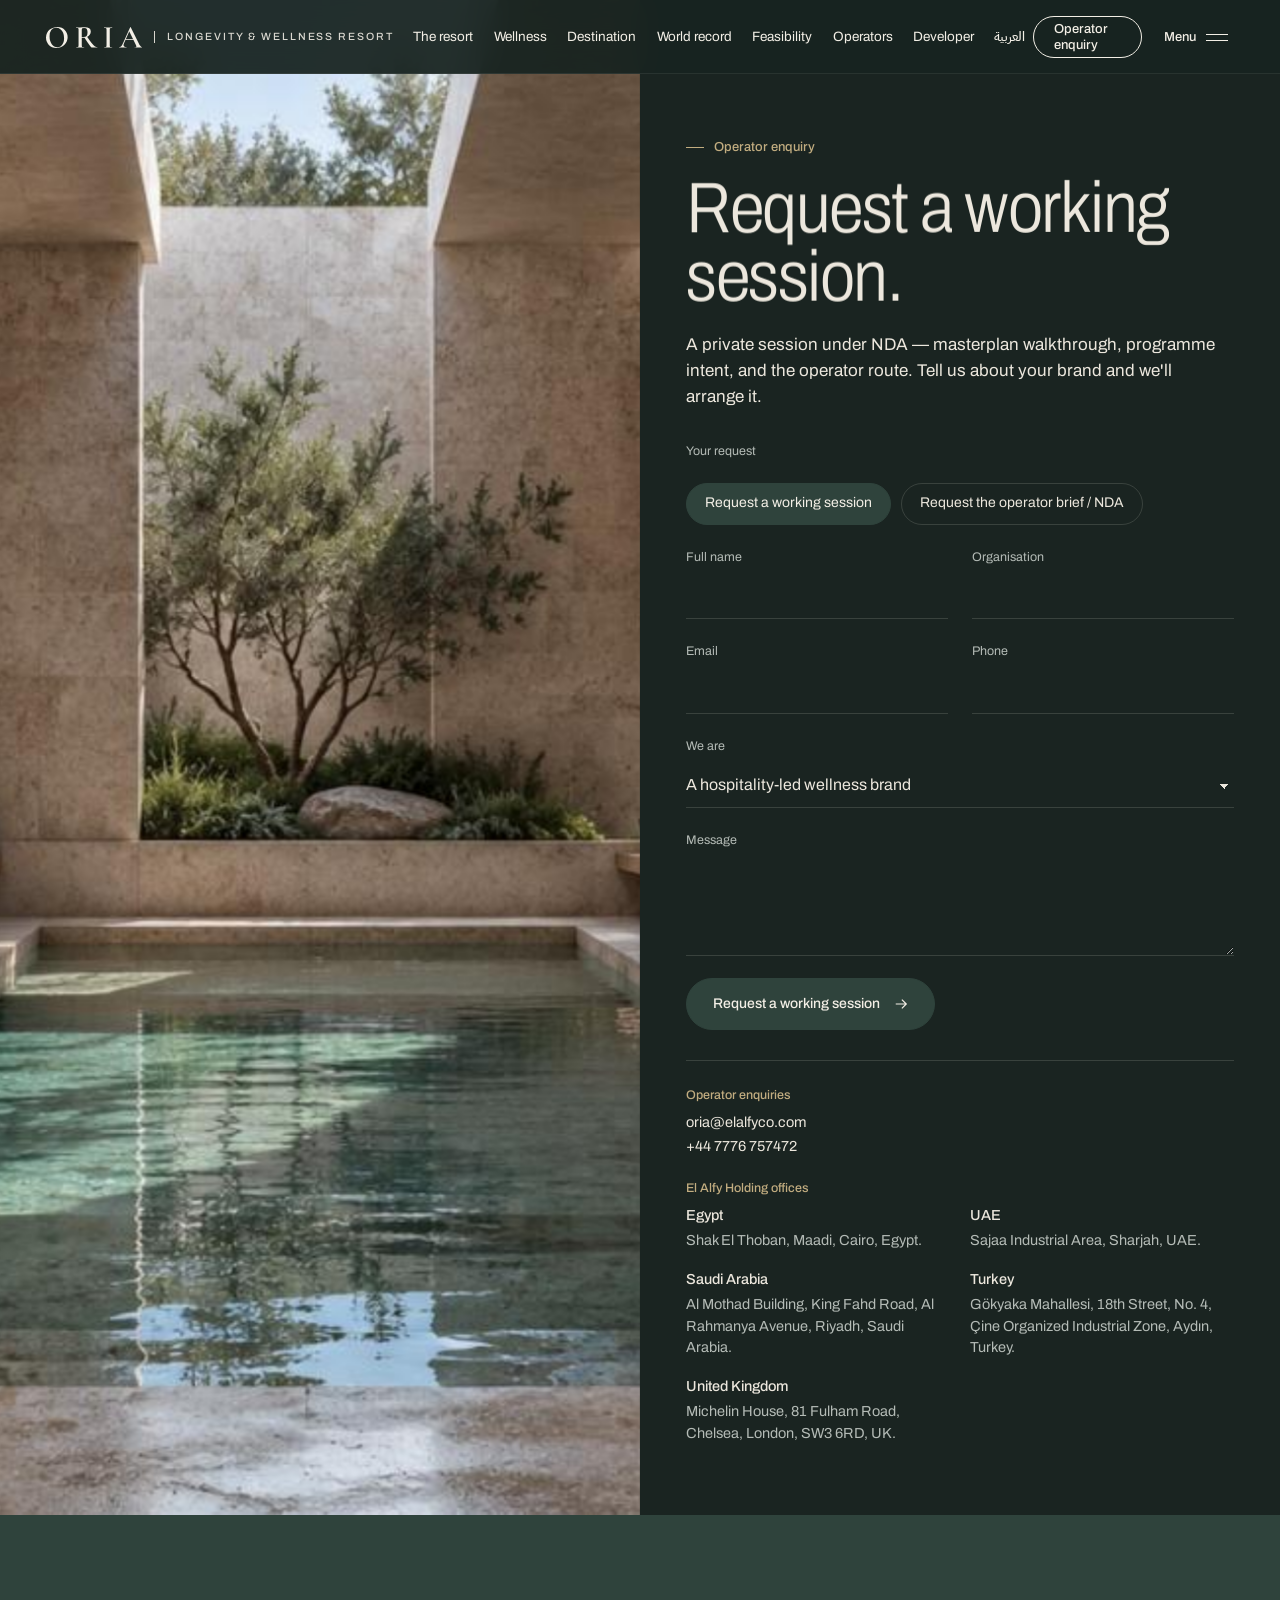
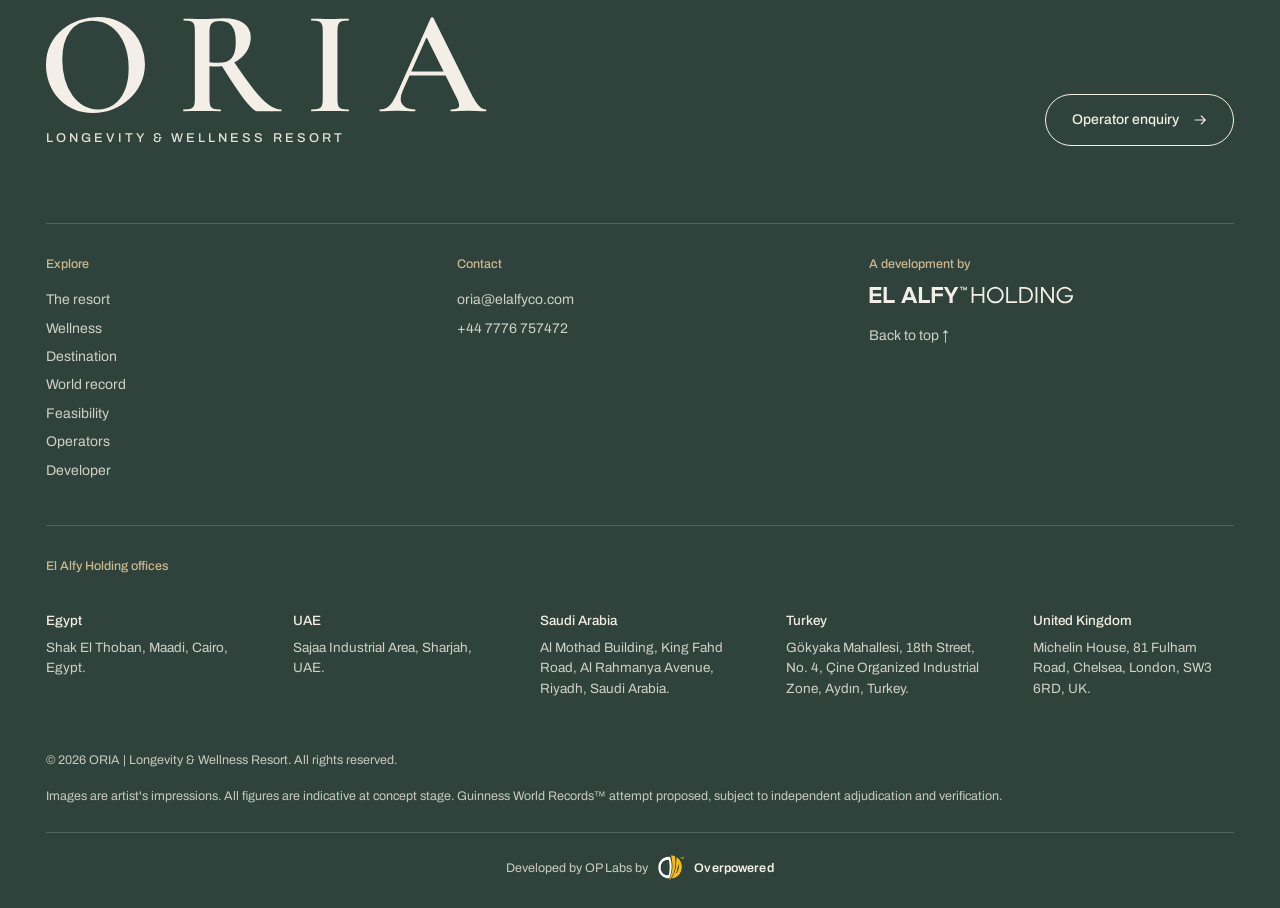
<file: contact.html>
<!DOCTYPE html>
<html lang="en">
<head>
<meta name="robots" content="noindex,nofollow,noarchive">
<meta charset="utf-8">
<meta name="viewport" content="width=device-width, initial-scale=1, viewport-fit=cover">
<script>(function(){var L="en";try{var q=(location.search.match(/[?&]lang=(ar|en)/)||[])[1];L=q||localStorage.getItem("oria-lang")||"en";if(q)localStorage.setItem("oria-lang",q);}catch(e){}window.ORIA_LANG=L;if(L==="ar"){document.documentElement.lang="ar";document.documentElement.dir="rtl";}})();</script>
<title>Operator enquiry — ORIA | Longevity &amp; Wellness Resort</title>
<meta name="description" content="ORIA — a thermal-led Longevity &amp; Wellness Resort in Egypt, developed by El Alfy Holding and seeking a specialist wellness brand or resort operator to run it. Includes a proposed Guinness World Records™ attempt.">
<link rel="preconnect" href="https://fonts.googleapis.com">
<link rel="preconnect" href="https://fonts.gstatic.com" crossorigin>
<link href="https://fonts.googleapis.com/css2?family=Archivo:wdth,wght@62..125,100..900&family=IBM+Plex+Sans+Arabic:wght@200;300;400;500;600&display=swap" rel="stylesheet">
<link rel="stylesheet" href="style.css">
</head>
<body>
<svg width="0" height="0" style="position:absolute" aria-hidden="true"><defs><symbol id="lg-star" viewBox="158 54 1683 1325"><path fill="currentColor" fill-rule="evenodd" d="M1010.0,1348.8C1011.6,1337.1 1013.9,1322.8 1015.1,1317.0C1016.2,1311.2 1018.0,1302.5 1018.9,1297.5C1022.5,1279.6 1029.4,1254.7 1036.1,1235.5C1047.2,1203.8 1051.3,1193.7 1063.5,1168.4C1117.5,1056.7 1205.9,960.7 1319.7,890.3C1323.4,887.9 1330.5,883.5 1335.5,880.3C1354.4,868.4 1411.8,839.1 1449.8,822.0C1481.5,807.8 1540.3,788.2 1584.5,777.1C1606.2,771.6 1639.1,764.5 1649.5,763.0C1653.9,762.4 1660.9,761.0 1665.0,760.0C1669.1,759.0 1675.2,757.9 1678.5,757.5C1681.8,757.2 1690.8,755.8 1698.5,754.5C1706.2,753.2 1719.2,751.4 1727.5,750.6C1735.8,749.8 1745.0,748.6 1748.0,748.0C1751.0,747.4 1762.5,746.3 1773.5,745.5C1822.1,741.9 1834.0,740.4 1835.5,738.0C1836.6,736.2 1828.2,735.2 1800.0,733.5C1784.3,732.6 1771.2,731.6 1770.9,731.5C1770.6,731.3 1760.3,730.2 1748.0,729.0C1735.7,727.8 1723.5,726.5 1720.8,726.0C1718.1,725.4 1709.0,724.1 1700.7,723.1C1692.3,722.0 1682.1,720.4 1678.0,719.5C1673.9,718.6 1667.1,717.5 1663.0,716.9C1658.9,716.4 1650.3,714.8 1644.0,713.5C1637.7,712.1 1626.9,709.9 1620.0,708.5C1599.3,704.2 1580.5,699.6 1559.0,693.5C1485.5,672.6 1454.2,660.9 1392.0,630.8C1304.9,588.6 1214.9,522.3 1165.7,464.0C1158.5,455.5 1149.6,445.1 1146.0,441.0C1112.2,402.3 1071.0,331.4 1053.6,282.0C1051.7,276.8 1049.2,270.0 1048.0,267.0C1042.1,252.5 1030.6,213.9 1026.8,196.0C1026.3,193.5 1024.3,184.3 1022.5,175.5C1016.1,145.2 1011.2,109.4 1009.5,81.0C1008.6,66.6 1006.6,58.1 1004.4,60.2C1003.4,61.2 1001.9,72.1 1001.0,85.3C998.7,116.4 994.5,145.3 987.4,179.0C986.0,185.3 984.4,193.4 983.6,197.0C974.6,241.0 951.3,305.0 930.1,343.8C911.1,378.4 881.6,421.5 858.0,449.0C837.0,473.4 793.0,517.5 780.7,526.3C777.5,528.6 768.5,535.2 760.7,541.0C730.5,563.4 700.7,583.7 679.5,596.4C647.5,615.5 624.8,627.6 600.0,638.8C568.9,652.9 545.3,662.7 523.5,670.5C518.0,672.5 509.9,675.4 505.5,677.0C475.2,687.9 416.3,703.8 386.5,709.1C380.4,710.1 371.2,711.9 366.0,713.1C323.7,722.2 248.2,731.4 198.5,733.5C185.3,734.1 171.8,735.5 167.6,736.7C161.5,738.5 178.2,741.3 204.0,743.0C239.4,745.2 250.8,746.1 264.5,748.1C272.2,749.2 282.6,750.5 287.5,751.1C303.7,753.0 337.9,758.3 364.0,763.0C381.2,766.1 435.3,779.3 464.0,787.4C488.2,794.2 527.7,808.6 555.5,820.7C563.8,824.3 573.4,828.5 577.0,830.0C584.2,833.0 638.6,860.3 646.5,864.8C649.2,866.4 655.1,869.7 659.5,872.2C686.2,887.0 746.6,928.3 769.5,947.4C804.9,976.9 843.5,1015.7 871.4,1050.0C915.9,1104.6 958.2,1180.5 974.3,1234.5C983.0,1263.7 988.6,1284.7 990.4,1295.0C991.3,1299.7 993.1,1308.9 994.4,1315.5C995.8,1322.1 997.8,1334.5 999.0,1343.0C1002.3,1368.0 1004.1,1375.3 1006.1,1371.7C1006.6,1370.9 1008.4,1360.6 1010.0,1348.8ZM989.0,1020.0C981.0,1019.6 970.9,1018.7 966.5,1018.2C962.1,1017.6 954.7,1016.6 950.0,1016.0C939.8,1014.6 912.9,1008.7 907.4,1006.6C905.3,1005.8 901.5,1004.6 899.0,1004.0C894.9,1002.9 883.8,998.8 871.5,993.8C814.2,970.4 762.2,924.6 733.0,872.0C718.4,845.8 706.3,808.5 701.9,776.5C700.4,765.9 700.4,722.1 701.8,709.2C705.1,680.3 716.9,641.0 729.7,616.5C749.7,578.3 786.6,537.2 821.0,514.8C853.8,493.5 896.3,474.8 924.0,469.5C927.6,468.8 935.0,467.3 940.5,466.2C981.7,457.5 1038.2,458.1 1077.0,467.6C1111.1,475.9 1140.1,486.8 1166.5,501.3C1209.5,524.8 1244.1,559.2 1271.4,605.5C1278.6,617.6 1293.7,651.7 1295.9,660.8C1296.4,662.8 1297.8,668.1 1298.9,672.5C1301.7,682.9 1304.6,703.4 1306.1,724.1C1309.7,773.2 1298.7,826.0 1275.8,869.0C1238.2,939.6 1182.1,984.1 1100.5,1007.9C1079.1,1014.1 1024.9,1021.6 1007.0,1020.8C1005.1,1020.8 997.0,1020.4 989.0,1020.0Z"/></symbol><symbol id="lg-letters" viewBox="47 1411 1949 345"><path fill="currentColor" fill-rule="evenodd" d="M277.7,1750.6C283.6,1749.8 291.6,1748.8 295.5,1748.5C299.4,1748.1 304.3,1747.2 306.5,1746.4C308.7,1745.7 313.4,1744.4 317.0,1743.6C369.1,1731.4 415.7,1695.3 437.5,1650.5C450.9,1623.0 454.3,1601.7 451.0,1566.5C448.8,1543.0 435.0,1513.6 416.1,1492.2C384.8,1456.7 344.2,1435.3 292.9,1427.4C212.4,1415.0 138.0,1441.0 92.3,1497.5C57.1,1541.0 50.7,1606.8 76.8,1655.3C105.4,1708.3 159.9,1742.7 226.6,1749.5C234.8,1750.4 241.9,1751.2 242.5,1751.5C245.0,1752.4 268.0,1751.9 277.7,1750.6ZM748.1,1743.1L750.5,1741.2L750.8,1596.3C751.0,1461.7 751.1,1451.4 752.7,1450.2C755.3,1448.3 848.3,1448.5 860.6,1450.5C873.0,1452.5 886.5,1456.2 892.5,1459.3C915.9,1471.1 927.9,1492.1 926.7,1519.0C925.4,1551.1 907.3,1572.2 873.7,1581.0C863.7,1583.6 859.8,1584.1 840.4,1584.9C828.4,1585.4 817.1,1585.6 815.5,1585.3C811.9,1584.8 807.2,1586.4 806.4,1588.5C805.2,1591.5 807.2,1594.7 816.6,1605.0C828.2,1617.7 851.9,1645.0 865.5,1661.5C870.9,1668.1 882.2,1681.3 890.5,1690.9C912.6,1716.5 923.5,1729.4 928.6,1736.1C935.5,1745.1 935.0,1745.0 963.8,1745.0C987.1,1745.0 988.8,1744.9 990.4,1743.1C993.0,1740.2 991.7,1737.5 984.1,1729.5C980.4,1725.7 974.0,1718.5 969.9,1713.5C965.9,1708.5 958.7,1700.2 953.9,1695.0C949.2,1689.8 934.2,1672.5 920.5,1656.5C888.0,1618.4 879.8,1609.1 876.1,1605.6C874.4,1603.9 873.0,1601.8 873.0,1600.8C873.0,1598.8 872.2,1599.0 892.3,1595.5C939.4,1587.4 967.9,1564.7 975.0,1529.9C983.6,1487.9 958.6,1453.2 909.5,1439.0C885.0,1432.0 870.1,1431.0 782.2,1431.0C705.3,1431.0 705.4,1431.0 703.6,1435.7C703.2,1436.6 702.9,1505.4 702.9,1588.5L703.0,1739.5L706.0,1742.2L709.0,1745.0L727.4,1745.0C744.0,1745.0 746.0,1744.8 748.1,1743.1ZM1297.1,1743.6C1301.1,1741.9 1301.1,1742.7 1301.7,1589.6C1302.4,1432.6 1302.4,1435.5 1297.7,1433.2C1295.5,1432.1 1280.8,1431.4 1266.7,1431.8C1259.9,1432.0 1258.6,1432.3 1256.5,1434.5L1254.0,1436.9L1254.0,1588.0C1254.0,1693.0 1254.3,1739.7 1255.1,1741.1C1255.7,1742.2 1257.0,1743.4 1258.2,1743.9C1260.6,1744.8 1294.9,1744.5 1297.1,1743.6ZM1989.6,1742.8C1992.1,1740.3 1991.0,1737.8 1981.0,1724.0C1976.0,1717.1 1968.9,1707.2 1965.1,1702.0C1961.4,1696.8 1954.6,1687.3 1950.0,1681.0C1945.4,1674.7 1936.2,1661.6 1929.5,1652.0C1909.2,1622.6 1896.2,1604.3 1882.0,1585.0C1874.5,1574.8 1866.3,1563.6 1863.8,1560.0C1853.9,1545.8 1837.1,1521.6 1829.0,1509.9C1824.3,1503.2 1817.1,1493.1 1813.0,1487.6C1808.9,1482.0 1799.4,1469.0 1792.0,1458.6C1767.7,1424.4 1769.0,1424.6 1748.5,1453.0C1737.1,1468.8 1737.4,1468.3 1710.9,1504.0C1699.6,1519.1 1688.7,1534.0 1686.5,1537.0C1684.3,1540.0 1672.7,1555.8 1660.5,1572.0C1648.4,1588.3 1636.8,1604.0 1634.8,1607.0C1632.8,1610.0 1626.2,1618.6 1620.3,1626.0C1614.4,1633.5 1606.7,1643.6 1603.3,1648.5C1589.0,1669.0 1565.0,1701.6 1544.1,1728.9C1536.1,1739.3 1536.1,1739.1 1539.0,1742.0C1541.7,1744.7 1557.3,1744.9 1560.7,1742.2C1561.9,1741.3 1568.0,1733.5 1574.2,1725.0C1580.4,1716.5 1588.4,1705.5 1592.0,1700.6C1595.6,1695.7 1603.7,1684.9 1610.0,1676.6C1616.3,1668.3 1624.4,1657.5 1628.0,1652.5C1631.5,1647.5 1639.8,1636.1 1646.5,1627.0C1660.0,1608.8 1678.5,1583.3 1687.0,1571.5C1690.0,1567.3 1699.9,1553.8 1709.0,1541.6C1718.1,1529.4 1729.8,1513.6 1735.1,1506.4C1745.9,1492.0 1747.1,1490.7 1749.4,1491.6C1751.0,1492.2 1759.7,1503.9 1772.5,1522.5C1776.3,1528.0 1783.8,1538.4 1789.1,1545.6C1794.4,1552.8 1803.6,1565.8 1809.6,1574.6C1815.5,1583.3 1824.9,1596.8 1830.5,1604.5C1836.0,1612.2 1846.2,1626.6 1853.0,1636.5C1859.8,1646.4 1868.3,1658.5 1871.9,1663.5C1875.5,1668.5 1881.4,1676.8 1885.0,1682.0C1910.2,1718.1 1927.3,1741.2 1930.5,1743.2C1934.8,1745.8 1986.9,1745.5 1989.6,1742.8ZM230.0,1733.0C228.1,1732.6 221.4,1731.1 215.2,1729.6C177.5,1721.0 139.6,1690.5 122.0,1654.5C106.4,1622.7 102.8,1575.2 113.3,1541.5C126.4,1499.7 154.6,1468.9 194.6,1452.7C199.7,1450.7 204.2,1449.0 204.8,1449.0C205.3,1449.0 208.6,1448.1 212.1,1446.9C227.0,1442.2 264.5,1440.0 282.5,1442.9C304.6,1446.5 329.7,1457.0 347.5,1470.2C392.7,1503.7 412.0,1556.2 401.6,1617.5C396.2,1649.2 384.6,1671.4 362.3,1693.1C341.4,1713.4 320.7,1724.5 292.5,1730.6C281.8,1733.0 278.0,1733.3 257.0,1733.6C244.1,1733.7 231.9,1733.5 230.0,1733.0Z"/></symbol><symbol id="lg-full" viewBox="47 54 1949 1702"><path fill="currentColor" fill-rule="evenodd" d="M277.7,1750.6C283.6,1749.8 291.6,1748.8 295.5,1748.5C299.4,1748.1 304.3,1747.2 306.5,1746.4C308.7,1745.7 313.4,1744.4 317.0,1743.6C369.1,1731.4 415.7,1695.3 437.5,1650.5C450.9,1623.0 454.3,1601.7 451.0,1566.5C448.8,1543.0 435.0,1513.6 416.1,1492.2C384.8,1456.7 344.2,1435.3 292.9,1427.4C212.4,1415.0 138.0,1441.0 92.3,1497.5C57.1,1541.0 50.7,1606.8 76.8,1655.3C105.4,1708.3 159.9,1742.7 226.6,1749.5C234.8,1750.4 241.9,1751.2 242.5,1751.5C245.0,1752.4 268.0,1751.9 277.7,1750.6ZM748.1,1743.1L750.5,1741.2L750.8,1596.3C751.0,1461.7 751.1,1451.4 752.7,1450.2C755.3,1448.3 848.3,1448.5 860.6,1450.5C873.0,1452.5 886.5,1456.2 892.5,1459.3C915.9,1471.1 927.9,1492.1 926.7,1519.0C925.4,1551.1 907.3,1572.2 873.7,1581.0C863.7,1583.6 859.8,1584.1 840.4,1584.9C828.4,1585.4 817.1,1585.6 815.5,1585.3C811.9,1584.8 807.2,1586.4 806.4,1588.5C805.2,1591.5 807.2,1594.7 816.6,1605.0C828.2,1617.7 851.9,1645.0 865.5,1661.5C870.9,1668.1 882.2,1681.3 890.5,1690.9C912.6,1716.5 923.5,1729.4 928.6,1736.1C935.5,1745.1 935.0,1745.0 963.8,1745.0C987.1,1745.0 988.8,1744.9 990.4,1743.1C993.0,1740.2 991.7,1737.5 984.1,1729.5C980.4,1725.7 974.0,1718.5 969.9,1713.5C965.9,1708.5 958.7,1700.2 953.9,1695.0C949.2,1689.8 934.2,1672.5 920.5,1656.5C888.0,1618.4 879.8,1609.1 876.1,1605.6C874.4,1603.9 873.0,1601.8 873.0,1600.8C873.0,1598.8 872.2,1599.0 892.3,1595.5C939.4,1587.4 967.9,1564.7 975.0,1529.9C983.6,1487.9 958.6,1453.2 909.5,1439.0C885.0,1432.0 870.1,1431.0 782.2,1431.0C705.3,1431.0 705.4,1431.0 703.6,1435.7C703.2,1436.6 702.9,1505.4 702.9,1588.5L703.0,1739.5L706.0,1742.2L709.0,1745.0L727.4,1745.0C744.0,1745.0 746.0,1744.8 748.1,1743.1ZM1297.1,1743.6C1301.1,1741.9 1301.1,1742.7 1301.7,1589.6C1302.4,1432.6 1302.4,1435.5 1297.7,1433.2C1295.5,1432.1 1280.8,1431.4 1266.7,1431.8C1259.9,1432.0 1258.6,1432.3 1256.5,1434.5L1254.0,1436.9L1254.0,1588.0C1254.0,1693.0 1254.3,1739.7 1255.1,1741.1C1255.7,1742.2 1257.0,1743.4 1258.2,1743.9C1260.6,1744.8 1294.9,1744.5 1297.1,1743.6ZM1989.6,1742.8C1992.1,1740.3 1991.0,1737.8 1981.0,1724.0C1976.0,1717.1 1968.9,1707.2 1965.1,1702.0C1961.4,1696.8 1954.6,1687.3 1950.0,1681.0C1945.4,1674.7 1936.2,1661.6 1929.5,1652.0C1909.2,1622.6 1896.2,1604.3 1882.0,1585.0C1874.5,1574.8 1866.3,1563.6 1863.8,1560.0C1853.9,1545.8 1837.1,1521.6 1829.0,1509.9C1824.3,1503.2 1817.1,1493.1 1813.0,1487.6C1808.9,1482.0 1799.4,1469.0 1792.0,1458.6C1767.7,1424.4 1769.0,1424.6 1748.5,1453.0C1737.1,1468.8 1737.4,1468.3 1710.9,1504.0C1699.6,1519.1 1688.7,1534.0 1686.5,1537.0C1684.3,1540.0 1672.7,1555.8 1660.5,1572.0C1648.4,1588.3 1636.8,1604.0 1634.8,1607.0C1632.8,1610.0 1626.2,1618.6 1620.3,1626.0C1614.4,1633.5 1606.7,1643.6 1603.3,1648.5C1589.0,1669.0 1565.0,1701.6 1544.1,1728.9C1536.1,1739.3 1536.1,1739.1 1539.0,1742.0C1541.7,1744.7 1557.3,1744.9 1560.7,1742.2C1561.9,1741.3 1568.0,1733.5 1574.2,1725.0C1580.4,1716.5 1588.4,1705.5 1592.0,1700.6C1595.6,1695.7 1603.7,1684.9 1610.0,1676.6C1616.3,1668.3 1624.4,1657.5 1628.0,1652.5C1631.5,1647.5 1639.8,1636.1 1646.5,1627.0C1660.0,1608.8 1678.5,1583.3 1687.0,1571.5C1690.0,1567.3 1699.9,1553.8 1709.0,1541.6C1718.1,1529.4 1729.8,1513.6 1735.1,1506.4C1745.9,1492.0 1747.1,1490.7 1749.4,1491.6C1751.0,1492.2 1759.7,1503.9 1772.5,1522.5C1776.3,1528.0 1783.8,1538.4 1789.1,1545.6C1794.4,1552.8 1803.6,1565.8 1809.6,1574.6C1815.5,1583.3 1824.9,1596.8 1830.5,1604.5C1836.0,1612.2 1846.2,1626.6 1853.0,1636.5C1859.8,1646.4 1868.3,1658.5 1871.9,1663.5C1875.5,1668.5 1881.4,1676.8 1885.0,1682.0C1910.2,1718.1 1927.3,1741.2 1930.5,1743.2C1934.8,1745.8 1986.9,1745.5 1989.6,1742.8ZM230.0,1733.0C228.1,1732.6 221.4,1731.1 215.2,1729.6C177.5,1721.0 139.6,1690.5 122.0,1654.5C106.4,1622.7 102.8,1575.2 113.3,1541.5C126.4,1499.7 154.6,1468.9 194.6,1452.7C199.7,1450.7 204.2,1449.0 204.8,1449.0C205.3,1449.0 208.6,1448.1 212.1,1446.9C227.0,1442.2 264.5,1440.0 282.5,1442.9C304.6,1446.5 329.7,1457.0 347.5,1470.2C392.7,1503.7 412.0,1556.2 401.6,1617.5C396.2,1649.2 384.6,1671.4 362.3,1693.1C341.4,1713.4 320.7,1724.5 292.5,1730.6C281.8,1733.0 278.0,1733.3 257.0,1733.6C244.1,1733.7 231.9,1733.5 230.0,1733.0ZM1010.0,1348.8C1011.6,1337.1 1013.9,1322.8 1015.1,1317.0C1016.2,1311.2 1018.0,1302.5 1018.9,1297.5C1022.5,1279.6 1029.4,1254.7 1036.1,1235.5C1047.2,1203.8 1051.3,1193.7 1063.5,1168.4C1117.5,1056.7 1205.9,960.7 1319.7,890.3C1323.4,887.9 1330.5,883.5 1335.5,880.3C1354.4,868.4 1411.8,839.1 1449.8,822.0C1481.5,807.8 1540.3,788.2 1584.5,777.1C1606.2,771.6 1639.1,764.5 1649.5,763.0C1653.9,762.4 1660.9,761.0 1665.0,760.0C1669.1,759.0 1675.2,757.9 1678.5,757.5C1681.8,757.2 1690.8,755.8 1698.5,754.5C1706.2,753.2 1719.2,751.4 1727.5,750.6C1735.8,749.8 1745.0,748.6 1748.0,748.0C1751.0,747.4 1762.5,746.3 1773.5,745.5C1822.1,741.9 1834.0,740.4 1835.5,738.0C1836.6,736.2 1828.2,735.2 1800.0,733.5C1784.3,732.6 1771.2,731.6 1770.9,731.5C1770.6,731.3 1760.3,730.2 1748.0,729.0C1735.7,727.8 1723.5,726.5 1720.8,726.0C1718.1,725.4 1709.0,724.1 1700.7,723.1C1692.3,722.0 1682.1,720.4 1678.0,719.5C1673.9,718.6 1667.1,717.5 1663.0,716.9C1658.9,716.4 1650.3,714.8 1644.0,713.5C1637.7,712.1 1626.9,709.9 1620.0,708.5C1599.3,704.2 1580.5,699.6 1559.0,693.5C1485.5,672.6 1454.2,660.9 1392.0,630.8C1304.9,588.6 1214.9,522.3 1165.7,464.0C1158.5,455.5 1149.6,445.1 1146.0,441.0C1112.2,402.3 1071.0,331.4 1053.6,282.0C1051.7,276.8 1049.2,270.0 1048.0,267.0C1042.1,252.5 1030.6,213.9 1026.8,196.0C1026.3,193.5 1024.3,184.3 1022.5,175.5C1016.1,145.2 1011.2,109.4 1009.5,81.0C1008.6,66.6 1006.6,58.1 1004.4,60.2C1003.4,61.2 1001.9,72.1 1001.0,85.3C998.7,116.4 994.5,145.3 987.4,179.0C986.0,185.3 984.4,193.4 983.6,197.0C974.6,241.0 951.3,305.0 930.1,343.8C911.1,378.4 881.6,421.5 858.0,449.0C837.0,473.4 793.0,517.5 780.7,526.3C777.5,528.6 768.5,535.2 760.7,541.0C730.5,563.4 700.7,583.7 679.5,596.4C647.5,615.5 624.8,627.6 600.0,638.8C568.9,652.9 545.3,662.7 523.5,670.5C518.0,672.5 509.9,675.4 505.5,677.0C475.2,687.9 416.3,703.8 386.5,709.1C380.4,710.1 371.2,711.9 366.0,713.1C323.7,722.2 248.2,731.4 198.5,733.5C185.3,734.1 171.8,735.5 167.6,736.7C161.5,738.5 178.2,741.3 204.0,743.0C239.4,745.2 250.8,746.1 264.5,748.1C272.2,749.2 282.6,750.5 287.5,751.1C303.7,753.0 337.9,758.3 364.0,763.0C381.2,766.1 435.3,779.3 464.0,787.4C488.2,794.2 527.7,808.6 555.5,820.7C563.8,824.3 573.4,828.5 577.0,830.0C584.2,833.0 638.6,860.3 646.5,864.8C649.2,866.4 655.1,869.7 659.5,872.2C686.2,887.0 746.6,928.3 769.5,947.4C804.9,976.9 843.5,1015.7 871.4,1050.0C915.9,1104.6 958.2,1180.5 974.3,1234.5C983.0,1263.7 988.6,1284.7 990.4,1295.0C991.3,1299.7 993.1,1308.9 994.4,1315.5C995.8,1322.1 997.8,1334.5 999.0,1343.0C1002.3,1368.0 1004.1,1375.3 1006.1,1371.7C1006.6,1370.9 1008.4,1360.6 1010.0,1348.8ZM989.0,1020.0C981.0,1019.6 970.9,1018.7 966.5,1018.2C962.1,1017.6 954.7,1016.6 950.0,1016.0C939.8,1014.6 912.9,1008.7 907.4,1006.6C905.3,1005.8 901.5,1004.6 899.0,1004.0C894.9,1002.9 883.8,998.8 871.5,993.8C814.2,970.4 762.2,924.6 733.0,872.0C718.4,845.8 706.3,808.5 701.9,776.5C700.4,765.9 700.4,722.1 701.8,709.2C705.1,680.3 716.9,641.0 729.7,616.5C749.7,578.3 786.6,537.2 821.0,514.8C853.8,493.5 896.3,474.8 924.0,469.5C927.6,468.8 935.0,467.3 940.5,466.2C981.7,457.5 1038.2,458.1 1077.0,467.6C1111.1,475.9 1140.1,486.8 1166.5,501.3C1209.5,524.8 1244.1,559.2 1271.4,605.5C1278.6,617.6 1293.7,651.7 1295.9,660.8C1296.4,662.8 1297.8,668.1 1298.9,672.5C1301.7,682.9 1304.6,703.4 1306.1,724.1C1309.7,773.2 1298.7,826.0 1275.8,869.0C1238.2,939.6 1182.1,984.1 1100.5,1007.9C1079.1,1014.1 1024.9,1021.6 1007.0,1020.8C1005.1,1020.8 997.0,1020.4 989.0,1020.0Z"/></symbol>
<g>
<g id="eag-0-0">
<path d="M 81.671875 -18.453125 L 28.59375 -18.453125 L 28.59375 -41.4375 L 79.40625 -41.4375 L 79.40625 -59.4375 L 28.59375 -59.4375 L 28.59375 -81.0625 L 80.921875 -81.0625 L 80.921875 -99.515625 L 8.625 -99.515625 L 8.625 0 L 81.671875 0 Z M 81.671875 -18.453125 "/>
</g>
<g id="eag-0-1">
<path d="M 77.890625 -18.75 L 28.59375 -18.75 L 28.59375 -99.515625 L 8.625 -99.515625 L 8.625 0 L 77.890625 0 Z M 77.890625 -18.75 "/>
</g>
<g id="eag-0-2">
</g>
<g id="eag-0-3">
<path d="M 0.609375 0 L 22.390625 0 L 29.640625 -18.609375 L 71.390625 -18.609375 L 78.65625 0 L 100.4375 0 L 61.859375 -99.515625 L 39.171875 -99.515625 Z M 50.359375 -75.78125 L 50.671875 -75.78125 L 65.03125 -35.546875 L 36.15625 -35.546875 Z M 50.359375 -75.78125 "/>
</g>
<g id="eag-0-4">
<path d="M 28.59375 -41.4375 L 77.890625 -41.4375 L 77.890625 -59.4375 L 28.59375 -59.4375 L 28.59375 -81.0625 L 79.25 -81.0625 L 79.25 -99.515625 L 8.625 -99.515625 L 8.625 0 L 28.59375 0 Z M 28.59375 -41.4375 "/>
</g>
<g id="eag-0-5">
<path d="M 36.453125 0 L 56.421875 0 L 56.421875 -37.0625 L 91.953125 -99.515625 L 70.1875 -99.515625 L 46.4375 -55.8125 L 22.6875 -99.515625 L 1.0625 -99.515625 L 36.453125 -37.0625 Z M 36.453125 0 "/>
</g>
<g id="eag-1-0">
<path d="M 17.96875 -21.65625 L 0.453125 -21.65625 L 0.453125 -17.578125 L 7.046875 -17.578125 L 7.046875 0 L 11.390625 0 L 11.390625 -17.578125 L 17.96875 -17.578125 Z M 17.96875 -21.65625 "/>
</g>
<g id="eag-1-1">
<path d="M 1.609375 0 L 6.03125 0 L 6.6875 -7.375 L 7.078125 -14.953125 L 12.21875 -0.625 L 16.265625 -0.625 L 21.328125 -14.90625 L 21.40625 -14.71875 L 21.796875 -7.375 L 22.453125 0 L 26.859375 0 L 24.921875 -21.65625 L 20.1875 -21.65625 L 14.25 -6.453125 L 14.1875 -6.453125 L 8.265625 -21.65625 L 3.5625 -21.65625 Z M 1.609375 0 "/>
</g>
<g id="eag-2-0">
<path d="M 11.34375 0 L 22.6875 0 L 22.6875 -45.828125 L 78.796875 -45.828125 L 78.796875 0 L 90.140625 0 L 90.140625 -99.515625 L 78.796875 -99.515625 L 78.796875 -56.5625 L 22.6875 -56.5625 L 22.6875 -99.515625 L 11.34375 -99.515625 Z M 11.34375 0 "/>
</g>
<g id="eag-2-1">
<path d="M 5.4375 -49.609375 C 5.4375 -21.171875 28.890625 2.125 57.46875 2.125 C 86.0625 2.125 109.5 -21.171875 109.5 -49.609375 C 109.5 -78.34375 86.0625 -101.640625 57.46875 -101.640625 C 28.890625 -101.640625 5.4375 -78.34375 5.4375 -49.609375 Z M 16.78125 -49.609375 C 16.78125 -72.140625 35.09375 -90.296875 57.46875 -90.296875 C 79.703125 -90.296875 98.015625 -72.140625 98.015625 -49.609375 C 98.015625 -27.375 79.703125 -9.21875 57.46875 -9.21875 C 35.09375 -9.21875 16.78125 -27.375 16.78125 -49.609375 Z M 16.78125 -49.609375 "/>
</g>
<g id="eag-2-2">
<path d="M 78.796875 -10.734375 L 22.6875 -10.734375 L 22.6875 -99.515625 L 11.34375 -99.515625 L 11.34375 0 L 78.796875 0 Z M 78.796875 -10.734375 "/>
</g>
<g id="eag-2-3">
<path d="M 45.828125 -88.78125 C 69.875 -88.78125 84.09375 -70.9375 84.09375 -49.765625 C 84.09375 -28.59375 69.875 -10.734375 45.828125 -10.734375 L 22.6875 -10.734375 L 22.6875 -88.78125 Z M 45.828125 0 C 76.078125 0 95.59375 -22.390625 95.59375 -49.765625 C 95.59375 -77.140625 76.078125 -99.515625 45.828125 -99.515625 L 11.34375 -99.515625 L 11.34375 0 Z M 45.828125 0 "/>
</g>
<g id="eag-2-4">
<path d="M 22.6875 -99.515625 L 11.34375 -99.515625 L 11.34375 0 L 22.6875 0 Z M 22.6875 -99.515625 "/>
</g>
<g id="eag-2-5">
<path d="M 11.34375 0 L 22.6875 0 L 22.6875 -81.671875 L 79.40625 0 L 91.5 0 L 91.5 -99.515625 L 80.15625 -99.515625 L 80.15625 -18 L 23.4375 -99.515625 L 11.34375 -99.515625 Z M 11.34375 0 "/>
</g>
<g id="eag-2-6">
<path d="M 107.6875 -49 L 57.328125 -49 L 57.328125 -38.265625 L 95.59375 -38.265625 C 92.5625 -18.296875 76.53125 -9.21875 57.328125 -9.21875 C 34.9375 -9.21875 16.640625 -27.375 16.640625 -49.609375 C 16.640625 -72.140625 34.9375 -90.296875 57.328125 -90.296875 C 71.6875 -90.296875 84.25 -82.734375 91.5 -71.390625 L 101.03125 -77.59375 C 91.8125 -92.109375 75.625 -101.640625 57.328125 -101.640625 C 28.734375 -101.640625 5.296875 -78.34375 5.296875 -49.609375 C 5.296875 -21.171875 28.734375 2.125 57.328125 2.125 C 88.03125 2.125 106.9375 -17.390625 107.6875 -45.21875 Z M 107.6875 -49 "/>
</g>
</g>
<symbol id="ea-logo" viewBox="94 97 1274 112">
<g fill="currentColor" fill-opacity="1">
<use href="#eag-0-0" x="89.3237" y="202.7886"/>
<use href="#eag-0-1" x="176.145103" y="202.7886"/>
<use href="#eag-0-2" x="256.15995" y="202.7886"/>
<use href="#eag-0-3" x="293.97415" y="202.7886"/>
<use href="#eag-0-1" x="395.769977" y="202.7886"/>
<use href="#eag-0-4" x="475.784824" y="202.7886"/>
<use href="#eag-0-5" x="558.21978" y="202.7886"/>
</g>
<g fill="currentColor" fill-opacity="1">
<use href="#eag-1-0" x="659.1021" y="123.6934"/>
<use href="#eag-1-1" x="677.244546" y="123.6934"/>
</g>
<g fill="currentColor" fill-opacity="1">
<use href="#eag-2-0" x="721.4502" y="202.7891"/>
<use href="#eag-2-1" x="822.489742" y="202.7891"/>
<use href="#eag-2-2" x="936.839883" y="202.7891"/>
</g>
<g fill="currentColor" fill-opacity="1">
<use href="#eag-2-3" x="1018.518555" y="202.7891"/>
<use href="#eag-2-4" x="1118.95307" y="202.7891"/>
</g>
<g fill="currentColor" fill-opacity="1">
<use href="#eag-2-5" x="1153.137107" y="202.7891"/>
<use href="#eag-2-6" x="1255.689218" y="202.7891"/>
</g>
</symbol><symbol id="lg-word" viewBox="49 -636 2974 648"><path fill="currentColor" d="M366 12Q294 12 235.5 -13.5Q177 -39 135.5 -84.0Q94 -129 71.5 -187.5Q49 -246 49 -312Q49 -393 80.5 -454.0Q112 -515 164.0 -555.5Q216 -596 278.0 -616.0Q340 -636 401 -636Q475 -636 533.5 -609.5Q592 -583 633.0 -538.0Q674 -493 695.5 -436.0Q717 -379 717 -319Q717 -249 689.0 -189.0Q661 -129 612.5 -84.0Q564 -39 500.5 -13.5Q437 12 366 12ZM399.66009521484375 -11.89984130859375Q458.74053955078125 -11.89984130859375 505.6009521484375 -44.009857177734375Q552.4613647460938 -76.119873046875 579.7216186523438 -138.44992065429688Q606.9818725585938 -200.77996826171875 606.9818725585938 -290.22003173828125Q606.9818725585938 -382.880126953125 577.1116027832031 -454.9901428222656Q547.2413330078125 -527.1001586914062 492.160888671875 -568.6001586914062Q437.0804443359375 -610.1001586914062 360.5599365234375 -610.1001586914062Q264.05914306640625 -610.1001586914062 211.53863525390625 -540.4400634765625Q159.01812744140625 -470.77996826171875 159.01812744140625 -348.33990478515625Q159.01812744140625 -276.0 176.78823852539062 -214.5Q194.558349609375 -153.0 226.818603515625 -107.27996826171875Q259.078857421875 -61.5599365234375 303.1092224121094 -36.729888916015625Q347.13958740234375 -11.89984130859375 399.66009521484375 -11.89984130859375ZM1472.6009521484375 0.0Q1457.160888671875 0.0 1422.4507141113281 -37.830047607421875Q1387.7405395507812 -75.66009521484375 1338.9802856445312 -146.99014282226562Q1290.2200317382812 -218.3201904296875 1229.23974609375 -317.3201904296875L1311.558349609375 -342.45977783203125Q1392.8785400390625 -221.45977783203125 1450.1486511230469 -148.78982543945312Q1507.4187622070312 -76.119873046875 1551.8588256835938 -44.0599365234375Q1596.2988891601562 -12.0 1636.958984375 -12.0Q1639.1790161132812 -12.0 1639.1790161132812 -6.0Q1639.1790161132812 0.0 1636.958984375 0.0Q1572.4597778320312 0.0 1531.8702697753906 0.0Q1491.28076171875 0.0 1472.6009521484375 0.0ZM1247.4794921875 -628.0Q1336.1790161132812 -628.0 1383.69873046875 -593.7298889160156Q1431.2184448242188 -559.4597778320312 1431.2184448242188 -499.6798095703125Q1431.2184448242188 -442.0 1398.6585083007812 -397.0500793457031Q1366.0985717773438 -352.10015869140625 1314.5985717773438 -327.10015869140625Q1263.0985717773438 -302.10015869140625 1204.9984130859375 -302.10015869140625Q1192.0985717773438 -302.10015869140625 1178.1486511230469 -302.3201904296875Q1164.19873046875 -302.54022216796875 1152.6387939453125 -303.54022216796875V-81.0Q1152.6387939453125 -52.0 1157.8588256835938 -37.0Q1163.078857421875 -22.0 1179.0690002441406 -17.0Q1195.0591430664062 -12.0 1227.599365234375 -12.0Q1229.8193969726562 -12.0 1229.8193969726562 -6.0Q1229.8193969726562 0.0 1227.599365234375 0.0Q1202.0394287109375 0.0 1170.8095397949219 -1.0Q1139.5796508789062 -2.0 1102.23974609375 -2.0Q1067.119873046875 -2.0 1035.1699523925781 -1.0Q1003.2200317382812 0.0 977.6600952148438 0.0Q974.880126953125 0.0 974.880126953125 -6.0Q974.880126953125 -12.0 977.6600952148438 -12.0Q1010.2003173828125 -12.0 1026.1904602050781 -17.0Q1042.1806030273438 -22.0 1048.0106506347656 -37.0Q1053.8406982421875 -52.0 1053.8406982421875 -81.0V-544.0Q1053.8406982421875 -573.0 1048.5106506347656 -587.5Q1043.1806030273438 -602.0 1027.3004760742188 -607.5Q1011.4203491210938 -613.0 978.880126953125 -613.0Q976.6600952148438 -613.0 976.6600952148438 -619.0Q976.6600952148438 -625.0 978.880126953125 -625.0Q1004.2200317382812 -625.0 1035.6699523925781 -623.5Q1067.119873046875 -622.0 1102.23974609375 -622.0Q1134.7996826171875 -622.0 1174.6297302246094 -625.0Q1214.4597778320312 -628.0 1247.4794921875 -628.0ZM1329.9802856445312 -464.10015869140625Q1329.9802856445312 -522.0 1316.7701110839844 -553.2200317382812Q1303.5599365234375 -584.4400634765625 1280.0295715332031 -596.6001586914062Q1256.4992065429688 -608.76025390625 1225.318603515625 -608.76025390625Q1186.19873046875 -608.76025390625 1169.4187622070312 -594.2003173828125Q1152.6387939453125 -579.640380859375 1152.6387939453125 -542.0V-330.4400634765625Q1166.6387939453125 -328.66009521484375 1182.7488098144531 -327.66009521484375Q1198.8588256835938 -326.66009521484375 1211.078857421875 -326.66009521484375Q1276.0197143554688 -326.66009521484375 1303.0 -359.9302062988281Q1329.9802856445312 -393.2003173828125 1329.9802856445312 -464.10015869140625ZM2016.2988891601562 -81.0Q2016.2988891601562 -52.0 2021.5189208984375 -37.0Q2026.7389526367188 -22.0 2042.7290954589844 -17.0Q2058.71923828125 -12.0 2091.2594604492188 -12.0Q2094.0394287109375 -12.0 2094.0394287109375 -6.0Q2094.0394287109375 0.0 2091.2594604492188 0.0Q2065.4995320638022 0.0 2034.3729519314238 -1.0Q2003.2463717990452 -2.0 1965.6798095703125 -2.0Q1930.0171592975485 -2.0 1898.1369113264413 -1.0Q1866.256663355334 0.0 1840.3201904296875 0.0Q1838.1001586914062 0.0 1838.1001586914062 -6.0Q1838.1001586914062 -12.0 1840.632177734375 -12.0Q1872.7044189453125 -12.0 1889.1625427246095 -17.0Q1905.6206665039062 -22.0 1911.3406982421875 -37.0Q1917.0607299804688 -52.0 1917.0607299804688 -81.0V-544.0Q1917.0607299804688 -573.0 1911.518357679579 -587.5Q1905.9759853786893 -602.0 1889.34886847602 -607.5Q1872.7217515733507 -613.0 1840.3201904296875 -613.0Q1838.1001586914062 -613.0 1838.1001586914062 -619.0Q1838.1001586914062 -625.0 1840.3201904296875 -625.0Q1866.256663355334 -625.0 1898.1369113264413 -623.5Q1930.0171592975485 -622.0 1965.6798095703125 -622.0Q2003.2463717990452 -622.0 2034.9096171061196 -623.5Q2066.5728624131943 -625.0 2091.2594604492188 -625.0Q2094.0394287109375 -625.0 2094.0394287109375 -619.0Q2094.0394287109375 -613.0 2091.2594604492188 -613.0Q2059.253823269619 -613.0 2043.251004679819 -607.0Q2027.2481860900193 -601.0 2021.7735376250878 -586.0Q2016.2988891601562 -571.0 2016.2988891601562 -542.0ZM2483.3809204101562 -241.7618408203125 2497.0607299804688 -267.5615234375H2778.6798095703125L2785.6798095703125 -241.7618408203125ZM3017.9392700195312 -12.0Q3022.71923828125 -12.0 3022.71923828125 -6.0Q3022.71923828125 0.0 3017.9392700195312 0.0Q2988.3793334960938 0.0 2956.5394287109375 -2.0Q2924.6995239257812 -4.0 2895.359619140625 -4.0Q2862.0197143554688 -4.0 2837.569793701172 -2.0Q2813.119873046875 0.0 2783.0 0Q2779.0 0 2779.0 -6.0Q2779.0 -12 2783.0 -12Q2827.3004760742188 -12.0 2835.5607299804688 -28.169952392578125Q2843.8209838867188 -44.33990478515625 2820.1411743164062 -91.7996826171875L2612.0804443359375 -511.50238037109375L2654.4794921875 -582.3201904296875L2456.7996826171875 -137.81939697265625Q2430.23974609375 -77.599365234375 2455.1395874023438 -44.7996826171875Q2480.0394287109375 -12.0 2538.6798095703125 -12.0Q2543.6798095703125 -12.0 2543.6798095703125 -6.0Q2543.6798095703125 0.0 2538.6798095703125 0.0Q2508.6798095703125 0.0 2483.6798095703125 -2.0Q2458.6798095703125 -4.0 2420.6798095703125 -4.0Q2382.5599365234375 -4.0 2359.5 -2.0Q2336.4400634765625 0.0 2303.3201904296875 0.0Q2299.3201904296875 0.0 2299.3201904296875 -6.0Q2299.3201904296875 -12.0 2303.3201904296875 -12.0Q2330.3201904296875 -12.0 2349.930206298828 -23.169952392578125Q2369.5402221679688 -34.33990478515625 2388.6001586914062 -63.849761962890625Q2407.6600952148438 -93.359619140625 2431.5599365234375 -147.599365234375L2646.7996826171875 -630.3201904296875Q2648.0197143554688 -633.3201904296875 2655.2496032714844 -633.7101745605469Q2662.4794921875 -634.1001586914062 2663.4794921875 -630.3201904296875L2909.5189208984375 -137.0Q2933.2988891601562 -89.33990478515625 2950.908905029297 -61.83990478515625Q2968.5189208984375 -34.33990478515625 2984.5690002441406 -23.169952392578125Q3000.6190795898438 -12.0 3017.9392700195312 -12.0Z"/></symbol></defs></svg>

<div class="pre" id="pre" aria-hidden="true">
  <div class="ptop"><span>Egypt</span><span class="pdev">A development by <svg class="ea-pre" viewBox="94 97 1274 112" role="img" aria-label="El Alfy Holding"><use href="#ea-logo" x="94" y="97" width="1274" height="112"/></svg></span></div>
  <div class="frame" id="pframe"><img data-img="r18" alt=""><img data-img="r14" alt=""><img data-img="r04" alt=""><img data-img="r02" alt=""></div>
  <div class="pnum" id="pnum">0</div>
  <div class="pword"><svg class="lg-pre" viewBox="49 -636 2974 648" role="img" aria-label="ORIA"><use href="#lg-word" x="49" y="-636" width="2974" height="648"/></svg><p>Longevity &amp; Wellness Resort</p></div>
</div>
<div class="curtain" id="curtain" aria-hidden="true"><div class="in"><svg class="lg-cur" viewBox="49 -636 2974 648" role="img" aria-label="ORIA"><use href="#lg-word" x="49" y="-636" width="2974" height="648"/></svg><span class="lg-sub lg-sub-c">Longevity &amp; Wellness Resort</span><p id="curtainTxt"></p></div></div>
<div class="cur" id="cur" aria-hidden="true"><div class="cur-ring"></div><div class="cur-dot"></div><div class="cur-lab"><span><svg viewBox="0 0 10 10"><path d="M6.5 1.5 3 5l3.5 3.5"/></svg><b id="curTxt" style="font-weight:500">Drag</b><svg viewBox="0 0 10 10"><path d="M3.5 1.5 7 5 3.5 8.5"/></svg></span></div></div>

<header class="hdr light" id="hdr">
  <a class="logo" href="index.html" aria-label="ORIA | Longevity &amp; Wellness Resort — home"><svg class="lg-w" viewBox="49 -636 2974 648" aria-hidden="true"><use href="#lg-word" x="49" y="-636" width="2974" height="648"/></svg><span class="lg-sub">Longevity &amp; Wellness Resort</span></a>
  <nav aria-label="Primary">
    <a href="resort.html" data-nav="resort">The resort</a>
    <a href="wellness.html" data-nav="wellness">Wellness</a>
    <a href="destination.html" data-nav="destination">Destination</a>
    <a href="world-record.html" data-nav="record">World record</a>
    <a href="feasibility.html" data-nav="feasibility">Feasibility</a>
    <a href="operators.html" data-nav="operator">Operators</a>
    <a href="developer.html" data-nav="developer">Developer</a>
  </nav>
  <div class="rt">
    <button class="lang" type="button" data-lang-toggle data-notr></button>
    <a class="btn" href="contact.html"><span class="roll"><span data-t="Operator enquiry">Operator enquiry</span></span></a>
    <button class="mbtn" id="mbtn" aria-expanded="false" aria-controls="menu"><span class="roll"><span data-t="Menu" id="mtxt">Menu</span></span><span class="bars" aria-hidden="true"><i></i><i></i></span></button>
  </div>
</header>

<div class="menu" id="menu" aria-hidden="true">
  <nav aria-label="Menu">
    <a href="index.html" data-mi="r15"><small>01</small><span class="roll"><span data-t="Home">Home</span></span></a>
    <a href="resort.html" data-mi="r12"><small>02</small><span class="roll"><span data-t="The resort">The resort</span></span></a>
    <a href="wellness.html" data-mi="r02"><small>03</small><span class="roll"><span data-t="Wellness">Wellness</span></span></a>
    <a href="destination.html" data-mi="r15"><small>04</small><span class="roll"><span data-t="Destination">Destination</span></span></a>
    <a href="world-record.html" data-mi="r02"><small>05</small><span class="roll"><span data-t="World record">World record</span></span></a>
    <a href="feasibility.html" data-mi="r11"><small>06</small><span class="roll"><span data-t="Feasibility">Feasibility</span></span></a>
    <a href="operators.html" data-mi="r14"><small>07</small><span class="roll"><span data-t="Operators">Operators</span></span></a>
    <a href="developer.html" data-mi="r04"><small>08</small><span class="roll"><span data-t="Developer">Developer</span></span></a>
    <a href="contact.html" data-mi="r16"><small>09</small><span class="roll"><span data-t="Operator enquiry">Operator enquiry</span></span></a>
  </nav>
  <div class="mimg" id="mimg"><img data-img="r15" alt=""></div>
  <div class="mfoot"><button class="lang" type="button" data-lang-toggle data-notr></button><a href="mailto:oria@elalfyco.com">oria@elalfyco.com</a><a href="tel:+447776757472">+44 7776 757472</a><span class="pdev">A development by <svg class="ea-pre" style="color:var(--on)" viewBox="94 97 1274 112" role="img" aria-label="El Alfy Holding"><use href="#ea-logo" x="94" y="97" width="1274" height="112"/></svg></span></div>
</div>

<script>
var ORIA_AR={"A development by":"تطوير","El Alfy Holding":"الالفي القابضة","ORIA":"ORIA","Drag":"اسحب","Primary":"القائمة الرئيسية","Residences":"المساكن","Wellness":"العافية","Developer":"المطوّر","Menu":"القائمة","Close":"إغلاق","Home":"الرئيسية","oria@elalfyco.com":"oria@elalfyco.com","Scroll to enter":"مرّر للدخول","One approach. One gate.":"مدخل واحد. بوابة واحدة.","02 — The approach":"02 — الطريق إليها","A plan that responds to a landscape.":"مخطط يستجيب للطبيعة.","Not a plot — a single approach, through gardens.":"ليس قطعة أرض، بل طريق واحد عبر الحدائق.","03 — The pavilion":"03 — الجناح","A central pavilion, ringed by water.":"جناح في القلب، تحيط به المياه.","A private thermal garden · a bonsai courtyard open to the sky.":"حديقة حرارية خاصة · فناء بونساي مفتوح على السماء.","Arrival":"الوصول","Approach":"الطريق","Pavilion":"الجناح","m²":"م²","Thermal water, heat and recovery":"للمياه الحرارية والحرارة والاستشفاء","Pools":"مسبحًا","Days a year":"يومًا في السنة","Design targets, not operating results.":"أهداف تصميمية، لا نتائج تشغيلية.","Accommodation held in the planting.":"إقامة تحتضنها الخضرة.","Why ORIA":"لماذا ORIA","The thermal world comes first":"العالم الحراري أولًا","A club that makes it repeat":"نادٍ يجعل العودة عادة","The residences":"المساكن","Stone, oak and linen, set in the gardens.":"حجر وبلوط وكتان، وسط الحدائق.","Around twenty homes inside the masterplan":"نحو عشرين منزلًا ضمن المخطط العام","The bedroom":"غرفة النوم","The horizon set at the level of the bed":"الأفق على مستوى السرير","The terrace":"المصطبة","Water carried across planted ground":"مياه تعبر أرضًا مزروعة","The suite":"الجناح","Larger rooms for longer stays":"غرف أرحب لإقامات أطول","The colonnade":"الرواق","Stone underfoot, water alongside":"حجر تحت القدم، وماء إلى جانبك","The long afternoon":"العصر الطويل","Between the steps, nothing is scheduled":"بين الخطوات، لا جدول لشيء","Previous":"السابق","Next":"التالي","Heat. Cold. Stillness. Again.":"حرارة. برودة. سكون. ومن جديد.","Heat. Cold.":"حرارة. برودة.","Stillness. Again.":"سكون. ومن جديد.","The great thermae":"الحمّامات الحرارية الكبرى","The thermal centre, at the middle of the plan and the middle of the day.":"القلب الحراري، في منتصف المخطط ومنتصف اليوم.","Thermal gardens":"الحدائق الحرارية","Water carried in the open, across planted ground.":"مياه تجري في الهواء الطلق، عبر أرض مزروعة.","The domed bath":"الحمّام ذو القبة","A stone dome and a single shaft of light.":"قبة حجرية وشعاع ضوء واحد.","The longevity kitchen":"مطبخ طول العمر","A communal table at dusk, where the standard is explained.":"مائدة جماعية عند الغسق، يُشرح عليها المعيار.","The members' club":"نادي الأعضاء","Low travertine seating, a stone fireplace, the evening table.":"جلسات منخفضة من الترافرتين، مدفأة حجرية، ومائدة المساء.","Movement":"الحركة","Guided movement on stone, with the horizon in front of you.":"حركة موجّهة على الحجر، والأفق أمامك.","Recovery":"الاستشفاء","Cryo, contrast and hyperbaric, in rooms of its own.":"العلاج بالتبريد، والتباين الحراري، والأكسجين عالي الضغط، في غرف خاصة به.","Day to night":"من النهار إلى الليل","Fire gardens, night bathing and the evening table.":"حدائق النار، والاستحمام الليلي، ومائدة المساء.","One road in. One gate.":"طريق واحد للدخول. بوابة واحدة.","The gate, the thermal core and the pavilions sit on a single axis — arrival is the first step of the sequence, not a drop-off.":"البوابة والقلب الحراري والأجنحة على محور واحد — الوصول هو الخطوة الأولى في التسلسل، لا مجرد نقطة إنزال.","The residence":"المسكن","After dark, the rooms are lit low.":"بعد حلول الظلام، تُضاء الغرف بضوء خافت.","Time of day":"وقت اليوم","By day":"نهارًا","After dark":"ليلًا","Stone, oak and linen, with the horizon set at the level of the bed. The night is taken as seriously as the day.":"حجر وبلوط وكتان، والأفق على مستوى السرير. لليل هنا القدر ذاته من الاهتمام الذي للنهار.","Two worlds, one site":"عالمان، وموقع واحد","The gate":"البوابة","The second threshold":"العتبة الثانية","Materials":"المواد","Three materials carry the whole resort.":"ثلاث مواد تحمل المنتجع كله.","Limestone":"الحجر الجيري","Travertine":"الترافرتين","Honed, not polished, so it stays warm and matt underfoot.":"مصقول صقلًا مطفيًا لا لامعًا، ليبقى دافئًا وغير لامع تحت القدم.","Solid oak":"البلوط الصلب","Benches, screens and joinery in solid stock — the warm surface in a stone building.":"مقاعد وحواجز ونجارة من الخشب الصلب — السطح الدافئ في مبنى من الحجر.","Linen and low light":"الكتان والضوء الخافت","Linen and wool on the seats and beds, undyed where the colour allows.":"كتان وصوف على المقاعد والأسرّة، دون صباغة حيث يسمح اللون.","The standard":"المعيار","Bath and amenity":"الحمّام ومستلزماته","Restraint. A house that does not shout.":"تحفّظ. دار لا تتكلّف.","Treatment skincare":"مستحضرات العلاج","Clinical formulation, not spa perfume.":"تركيبة سريرية، لا عطر منتجعات.","Bed and linen":"الأسرّة والمفروشات","The night is taken as seriously as the day.":"لليل القدر ذاته من الاهتمام الذي للنهار.","Thermal and sauna plant":"أنظمة الحرارة والساونا","The heat is engineered, not improvised.":"الحرارة مصمَّمة هندسيًا، لا مرتجلة.","Bathroom fittings":"تجهيزات الحمّام","Water handled as a designed material.":"الماء يُعامَل كمادة مصمَّمة.","A real training floor, not a hotel gym.":"صالة تدريب حقيقية، لا نادٍ رياضي فندقي.","Recovery equipment":"معدات الاستشفاء","Recovery is programmed, not offered as an extra.":"الاستشفاء جزء من البرنامج، لا خدمة إضافية.","Sound and stillness":"الصوت والسكون","Silence is a specification.":"الهدوء من المواصفات.","Coming back is designed, not hoped for.":"العودة مصمَّمة، لا متروكة للأمل.","Resort-serviced":"بخدمات المنتجع","The resident's table":"مائدة السكان","Members & residents":"الأعضاء والسكان","The whole site, year round, on the inside from the first visit.":"الموقع كله، طوال العام، من الداخل منذ الزيارة الأولى.","At a glance":"لمحة سريعة","Around twenty resort-serviced homes":"نحو عشرين منزلًا بخدمات المنتجع","Access":"الدخول","The private side of the second threshold, year round":"الجانب الخاص من العتبة الثانية، طوال العام","Garden":"الحديقة","A private thermal garden":"حديقة حرارية خاصة","Limestone, travertine, solid oak, linen":"حجر جيري، ترافرتين، بلوط صلب، كتان","365 days a year":"365 يومًا في السنة","A room can be copied. An order cannot.":"يمكن تقليد الغرفة. أما الترتيب فلا.","Experiences":"تجربة","°C":"°م","Contrast range":"نطاق التباين الحراري","The ritual":"الطقس","Five steps, in order.":"خمس خطوات، بالترتيب.","Warm mineral water, held heat, a break of cold. Stillness holds the effect. Then it begins again — two or three times across a day.":"مياه معدنية دافئة، ثم حرارة متواصلة، ثم استراحة باردة. السكون يُثبّت الأثر. ثم يبدأ من جديد — مرتين أو ثلاثًا في اليوم.","Immersion":"الغمر","the body is prepared, not treated":"يُهيَّأ الجسد، لا يُعالَج","Heat":"الحرارة","dry and vapour, held long enough to matter":"جافة وبخارية، لمدة تكفي ليكون لها أثر","The break":"الاستراحة","cold, brief, deliberate":"باردة، قصيرة، مقصودة","Stillness":"السكون","heated stone, nothing asked of you":"حجر دافئ، ولا شيء مطلوب منك","Again":"من جديد","the sequence, not the room":"التسلسل، لا الغرفة","Two or three times a day":"مرتين أو ثلاثًا في اليوم","Between the steps":"بين الخطوات","The day is part of the treatment.":"اليوم نفسه جزء من العلاج.","Stillness is a room with the horizon left open":"السكون غرفة يبقى أفقها مفتوحًا","The thermal gardens":"الحدائق الحرارية","Part of the sequence, not landscaping around it":"جزء من التسلسل، لا تنسيق حدائق من حوله","Fire gardens, night bathing and the evening table":"حدائق النار، والاستحمام الليلي، ومائدة المساء","The hammam":"الحمّام","Heat held in stone":"حرارة يحفظها الحجر","The room changes as the light moves":"تتبدّل الغرفة مع حركة الضوء","Programmes":"البرامج","One core. Four programmes.":"قلب واحد. أربعة برامج.","Reset":"إعادة الضبط","The shortest stay. The thermal world does the work and the rest supports it.":"الإقامة الأقصر. العالم الحراري يؤدي العمل، والبقية تسانده.","Leads with thermal":"يقوده العلاج الحراري","Rebalance":"استعادة التوازن","Built around the night. Recovery is scheduled, not left to chance.":"مبني حول الليل. الاستشفاء مُجدول، لا متروك للصدفة.","Leads with sleep and recovery":"يقوده النوم والاستشفاء","Metabolic reset":"إعادة الضبط الأيضي","The kitchen leads and the measurement follows it.":"المطبخ يقود، والقياس يتبعه.","Leads with nutrition":"تقوده التغذية","Longevity":"طول العمر","The longest arc, and the only one that begins with diagnostics.":"المسار الأطول، والوحيد الذي يبدأ بالفحوص التشخيصية.","Leads with clinic and diagnostics":"تقوده العيادة والفحوص التشخيصية","Thermal":"الحرارة","Heat, cold and the contrast cycle, at destination scale.":"الحرارة والبرودة ودورة التباين، على نطاق وجهة متكاملة.","Cryo, contrast and hyperbaric, in dedicated rooms.":"التبريد، والتباين الحراري، والأكسجين عالي الضغط، في غرف مخصّصة.","Physiotherapy and guided movement, not a gym floor.":"علاج طبيعي وحركة موجّهة، لا صالة رياضية.","Sleep":"النوم","Circadian science, measured rather than advised.":"علم الساعة البيولوجية، يُقاس ولا يُكتفى بالنصح.","Nutrition":"التغذية","Prescribed by the clinic, executed by the kitchen.":"تصفها العيادة، وينفّذها المطبخ.","Nature":"الطبيعة","Gardens, water and horizon, used as part of the treatment.":"الحدائق والماء والأفق، جزء من العلاج.","Beyond bathing":"ما وراء الاستحمام","Eight disciplines. One programme.":"ثمانية تخصصات. برنامج واحد.","Longevity kitchen":"مطبخ طول العمر","The clinic prescribes. The kitchen executes.":"العيادة تصف. والمطبخ ينفّذ.","Cryo, contrast and hyperbaric — whole-body cold used as a measured step.":"التبريد والتباين الحراري والأكسجين عالي الضغط — تبريد كامل للجسم كخطوة محسوبة.","Sleep & circadian science":"النوم وعلم الساعة البيولوجية","Measured rather than advised.":"يُقاس ولا يُكتفى بالنصح.","Movement & physiotherapy":"الحركة والعلاج الطبيعي","Guided movement on stone, in the open.":"حركة موجّهة على الحجر، في الهواء الطلق.","Mind & meditation":"الذهن والتأمل","Still water under an open canopy. Stillness is given a room, not a class.":"ماء ساكن تحت مظلة مفتوحة. للسكون غرفة، لا حصة.","Longevity clinic & diagnostics":"عيادة طول العمر والفحوص التشخيصية","Diagnostics, biomarkers and a measured baseline.":"فحوص تشخيصية، ومؤشرات حيوية، وخط أساس مُقاس.","Regenerative medicine & IV":"الطب التجديدي والعلاج الوريدي","Within the licensed scope.":"ضمن النطاق المرخَّص.","Members' club & children's garden":"نادي الأعضاء وحديقة الأطفال","Supervised water and play, away from the adult bathing.":"ماء ولعب تحت الإشراف، بعيدًا عن مناطق استحمام البالغين.","The clinical position":"الموقف السريري","No promises. Written down.":"لا وعود. مكتوب بوضوح.","What ORIA offers":"ما تقدّمه ORIA","What ORIA will not claim":"ما لن تدّعيه ORIA","A measured baseline, and a programme built on it":"خط أساس مُقاس، وبرنامج مبني عليه","Life extension":"إطالة العمر","Comprehensive diagnostics and biomarker assessment":"فحوص تشخيصية شاملة وتقييم للمؤشرات الحيوية","Cure or reversal of disease":"الشفاء من المرض أو عكس مساره","Physician-designed programmes":"برامج يصمّمها أطباء","Unlicensed or unapproved therapies":"علاجات غير مرخّصة أو غير معتمدة","Nutrition prescribed by the clinic, executed by the kitchen":"تغذية تصفها العيادة وينفّذها المطبخ","Therapeutic diets outside the licensed scope":"حميات علاجية خارج النطاق المرخَّص","Recovery, sleep and movement science":"علوم الاستشفاء والنوم والحركة","Anything outside the licensed scope":"أي شيء خارج النطاق المرخَّص","Continuity between visits":"استمرارية بين الزيارات","A guaranteed outcome from any programme":"نتيجة مضمونة من أي برنامج","The protocol plate":"طبق البروتوكول","One standard, four settings.":"معيار واحد، وأربع موائد.","What the programme calls for":"ما يتطلّبه البرنامج","The public table":"المائدة العامة","The same standard, no programme":"المعيار ذاته، دون برنامج","The evening table":"مائدة المساء","The day continues after dark":"اليوم يستمر بعد حلول الظلام","Club, in-residence, provisioning":"النادي، داخل المسكن، والتموين","One site. One approach. One thermal core.":"موقع واحد. طريق واحد. قلب حراري واحد.","One plan in the desert.":"مخطط واحد في الصحراء.","The masterplan":"المخطط العام","Arrival & gate":"الوصول والبوابة","Clinic & recovery":"العيادة والاستشفاء","Hotel & suites":"الفندق والأجنحة","Members' club":"نادي الأعضاء","Children's garden":"حديقة الأطفال","Kitchen & dining":"المطبخ والمطاعم","Drag to explore":"اسحب للاستكشاف","Open-air water and planting, wrapped around the thermae.":"مياه ونباتات في الهواء الطلق، تلتف حول الحمّامات الحرارية.","Assessment, diagnostics and recovery. Quiet, separately accessed.":"تقييم وفحوص تشخيصية واستشفاء. هادئة، ولها مدخل مستقل.","Guest rooms and suites on the outer ring, facing out.":"غرف الضيوف والأجنحة على الحلقة الخارجية، مطلّة إلى الخارج.","Supervised water and play, deliberately away from the adult bathing.":"ماء ولعب تحت الإشراف، بعيدًا عن مناطق استحمام البالغين عن قصد.","The kitchen that feeds every outlet, next to the thermae it serves.":"المطبخ الذي يغذّي كل المنافذ، بجوار الحمّامات الحرارية التي يخدمها.","The reason it repeats.":"سرّ العودة.","Low travertine seating and a stone fireplace":"جلسات منخفضة من الترافرتين ومدفأة حجرية","The evening table, after the thermal world closes":"مائدة المساء، بعد أن يُغلق العالم الحراري","The children's garden, adjoining":"حديقة الأطفال، ملاصقة","Designed for how this region bathes":"مصمَّم على طريقة استحمام هذه المنطقة","One thermal core. Four ways to use it.":"قلب حراري واحد. أربع طرق لاستخدامه.","Mixed":"مختلط","Open to all guests, on published hours.":"مفتوح لجميع الضيوف، في ساعات معلنة.","Women only":"للنساء فقط","Dedicated hours, complete in itself, with the same rooms and the same standard.":"ساعات مخصّصة، تجربة مكتملة بذاتها، بالغرف نفسها والمعيار نفسه.","Family":"عائلي","Scheduled sessions, with the children's garden adjoining.":"جلسات مُجدولة، وحديقة الأطفال ملاصقة.","Private":"خاص","The hammam taken as a private room, for a group or a family.":"الحمّام كغرفة خاصة، لمجموعة أو عائلة.","The hammam belongs to this region. It is not an import from Europe.":"الحمّام ينتمي إلى هذه المنطقة. ليس مستوردًا من أوروبا.","The season":"الموسم","A coast that works six weeks a year.":"ساحل يعمل ستة أسابيع في السنة.","Every development on this coast competes for the same short summer. A thermal destination runs against that calendar: demand for heat rises as the air cools.":"كل مشروع على هذا الساحل يتنافس على الصيف القصير ذاته. أما الوجهة الحرارية فتسير عكس هذا التقويم: يرتفع الطلب على الحرارة كلما برد الهواء.","Ancient":"عريق","The contrast cycle — hot, cold, rest — predates every modern wellness brand.":"دورة التباين — حرارة، برودة، راحة — أقدم من أي علامة عافية حديثة.","Regional":"إقليمي","The hammam belongs to this region.":"الحمّام ينتمي إلى هذه المنطقة.","Counter-cyclical":"عكس الموسم","Autumn, winter and spring are the thermal world's strongest months.":"الخريف والشتاء والربيع هي أقوى أشهر العالم الحراري.","Thermal-imaging perimeter":"محيط مؤمَّن بالتصوير الحراري","AI wildlife and intrusion alerts":"تنبيهات ذكية للحياة البرية والتسلل","24/7 command room":"غرفة تحكّم على مدار الساعة","Child-safe gardens and pools":"حدائق ومسابح آمنة للأطفال","The world record":"الرقم القياسي العالمي","Measured, not asserted.":"يُقاس، لا يُدّعى.","The land":"الأرض","The location has to earn the concept.":"على الموقع أن يستحق الفكرة.","Land at scale":"أرض واسعة","Enough ground for a thermal world, its gardens and its approach, without compression.":"مساحة تكفي لعالم حراري وحدائقه وطريقه، دون ضغط.","Silence":"الهدوء","Distance from noise, traffic and neighbouring development.":"بُعد عن الضجيج وحركة المرور والمشاريع المجاورة.","Control":"السيطرة","A boundary the project controls, so nothing next door shapes the experience.":"حدود يتحكم بها المشروع، فلا يؤثر الجوار في التجربة.","A horizon of our own":"أفق خاص بنا","An outlook that belongs to the resort — the view is part of the treatment.":"إطلالة ملك للمنتجع — المنظر جزء من العلاج.","Local":"محليًا","Cairo and Alexandria, within a drive":"القاهرة والإسكندرية، على مسافة قيادة","The GCC and the eastern Mediterranean":"دول الخليج وشرق المتوسط","International":"دوليًا","Europe, in the months the thermal world is at its best":"أوروبا، في الأشهر التي يبلغ فيها العالم الحراري ذروته","The developer":"المطوّر","One chain, one company":"سلسلة واحدة، شركة واحدة","Sourcing in Italy, processing in Türkiye, manufacturing in Egypt, delivery across the GCC.":"التوريد من إيطاليا، والمعالجة في تركيا، والتصنيع في مصر، والتسليم في أنحاء الخليج.","Italy":"إيطاليا","Material sourcing":"توريد المواد","Türkiye":"تركيا","Stone processing":"معالجة الحجر","540,000 m² / yr":"540,000 م² سنويًا","Egypt":"مصر","Stone manufacturing":"تصنيع الحجر","435,000 m² / yr":"435,000 م² سنويًا","UAE":"الإمارات العربية المتحدة","GCC delivery":"التسليم في الخليج","Employees across the group":"موظف في أنحاء المجموعة","Projects delivered":"مشروع منجَز","m² owned facilities":"م² منشآت مملوكة","M":"مليون","m² slab production":"م² إنتاج ألواح","Turnover of USD 250 M by 2024. All figures as stated in the El Alfy Saraya company profile, 2025.":"حجم أعمال 250 مليون دولار أمريكي بحلول 2024. جميع الأرقام كما وردت في ملف شركة الالفي سرايا، 2025.","Manufacturing":"التصنيع","Made inside the group.":"صُنع داخل المجموعة.","Joinery":"النجارة","Doors, panelling and fitted furniture, assembled in-house.":"أبواب وتكسيات وأثاث مُثبّت، يُجمَّع داخليًا.","Timber":"الخشب","Solid stock prepared and machined on site, not bought in finished.":"خشب صلب يُجهَّز ويُشغَّل في الموقع، لا يُشترى جاهزًا.","CNC":"التحكم الرقمي CNC","Machine tolerances held to the same standard as the stone works.":"دقة تشغيل وفق المعيار ذاته المعتمد في أعمال الحجر.","Stone, set by the same hands":"حجر تضعه الأيدي ذاتها","The hand":"اليد","Stone, set by the same hands.":"حجر تضعه الأيدي ذاتها.","Track record":"سجل الإنجازات","Monument-scale stone, already delivered.":"أعمال حجرية بحجم المعالم، أُنجزت بالفعل.","Grand Sheikh Zayed Mosque":"جامع الشيخ زايد الكبير","Abu Dhabi · UAE Government · Dorsch":"أبوظبي · حكومة الإمارات · Dorsch","Sivec marble: arch façades, curved soffits, dome cladding, and columns carved from single blocks.":"رخام سيفيك: واجهات مقوّسة، وأسقف منحنية، وتكسية القباب، وأعمدة منحوتة من كتلة واحدة.","Etihad Museum":"متحف الاتحاد","Dubai · 2017 · ASGC · Moriyama & Teshima":"دبي · 2017 · ASGC · Moriyama & Teshima","40,000 m² of interior stone, delivered with a 25% reduction in install time through pre-fabrication.":"40,000 م² من الحجر الداخلي، سُلّمت مع خفض زمن التركيب بنسبة 25% بفضل التصنيع المسبق.","One Za'abeel":"ون زعبيل","Dubai · 2023 · Depa Interiors · Nikken Sekkei":"دبي · 2023 · Depa Interiors · Nikken Sekkei","Stone works on the tower whose Link sky bridge holds five Guinness World Records™ titles.":"أعمال الحجر في البرج الذي يحمل جسره المعلّق «ذا لينك» خمسة ألقاب في موسوعة غينيس للأرقام القياسية™.","Project credits as stated in the El Alfy Saraya company profile, 2025.":"بيانات المشاريع كما وردت في ملف شركة الالفي سرايا، 2025.","The team":"الفريق","Rocknest":"Rocknest","Kemetique Architects":"Kemetique Architects","Studio Interna":"Studio Interna","Studio Interna Kids":"Studio Interna Kids","Overpowered™":"Overpowered™","Full name":"الاسم الكامل","Email":"البريد الإلكتروني","Phone":"الهاتف","Message":"الرسالة","Send by email":"أرسل عبر البريد الإلكتروني","Your email app should now be open with the details ready to send. If it didn't open, write to":"يُفترض أن يكون تطبيق البريد قد فُتح والتفاصيل جاهزة للإرسال. إن لم يُفتح، راسلنا على","Office":"المكتب","Cumberland Court, No. 2 Great Cumberland Place, London W1H 7DP":"كمبرلاند كورت، رقم 2 غريت كمبرلاند بليس، لندن W1H 7DP","Explore":"استكشف","Contact":"تواصل","Back to top ↑":"العودة للأعلى ↑","Images are artist's impressions. All figures are indicative at concept stage.":"الصور تصوّرات فنية. جميع الأرقام تقديرية في مرحلة المفهوم.","Overpowered":"Overpowered","The value is in what we make of stone.":"القيمة فيما نصنعه من الحجر.","Every block holds its market value. Our expertise lies in transforming it through manufacturing, fabrication, and installation into stonework that defines the finished project.":"لكل كتلة قيمتها السوقية. وتكمن خبرتنا في تحويلها، عبر التصنيع والتشكيل والتركيب، إلى أعمال حجرية تصنع هوية المشروع النهائي.","Stone works · Fit-out · Joinery · Furniture":"أعمال الحجر · التشطيبات · النجارة · الأثاث","From the block to the room.":"من الكتلة إلى الغرفة.","The stone in ORIA is cut, finished and dispatched from plants the group owns.":"يُقطع حجر ORIA ويُشطَّب ويُشحن من مصانع تملكها المجموعة.","The resort":"المنتجع","Destination":"الوجهة","World record":"الرقم القياسي","Operators":"المشغّلون","Operator enquiry":"استفسار المشغّلين","ORIA film — scroll to move through the resort":"فيلم ORIA — مرّر للتنقّل داخل المنتجع","A thermal-led longevity destination, seeking its operator.":"وجهة لطول العمر قوامها العالم الحراري، تبحث عن مشغّلها.","04 — The stay":"04 — الإقامة","Rooms held in the planting.":"غرف تحتضنها الخضرة.","One seat at this table is open.":"مقعد واحد على هذه الطاولة ما زال شاغرًا.","The operator opportunity":"فرصة المشغّل","The stay":"الإقامة","The invitation":"الدعوة","Three reasons an operator would.":"ثلاثة أسباب تدفع المشغّل إليه.","View the resort":"شاهد المنتجع","The courtyard":"الفناء","Rooms and suites held around water":"غرف وأجنحة حول الماء","The programme":"البرنامج","What a guest books, and returns for.":"ما يحجزه الضيف، ويعود من أجله.","The wellness programme":"برنامج العافية","The thermal world is the headline.":"العالم الحراري هو العنوان.","The record attempt":"محاولة الرقم القياسي","For operators":"للمشغّلين","Let's build the programme together.":"لنبنِ البرنامج معًا.","Rooms · Suites · Residences":"غرف · أجنحة · مساكن","Guest rooms":"غرف الضيوف","Wellness suites":"أجنحة العافية","The thermal terrace":"المصطبة الحرارية","A private thermal garden — warm water a few steps from the room, so the sequence continues past the threshold.":"حديقة حرارية خاصة — ماء دافئ على بعد خطوات من الغرفة، فيستمر التسلسل بعد العتبة.","Operationally, the second threshold is what allows high volume and high-value programmes on one site.":"تشغيليًا، العتبة الثانية هي ما يتيح الحجم الكبير والبرامج عالية القيمة في موقع واحد.","The day guest":"ضيف اليوم الواحد","Comes for the thermal world and leaves the same day.":"يأتي من أجل العالم الحراري ويغادر في اليوم نفسه.","The staying guest":"الضيف المقيم","The programme guest":"ضيف البرنامج","Clinic, recovery and the longevity kitchen — past the threshold.":"العيادة والاستشفاء ومطبخ طول العمر — بعد العتبة.","Load-bearing and specified in thickness, cut and finished inside the developer's own group.":"حامل للأحمال ومحدَّد بالسماكة، يُقطع ويُشطَّب داخل مجموعة المطوّر نفسها.","A guest reads the standard before the brief.":"يقرأ الضيف المعيار قبل أن يقرأ الموجز.","Return":"العودة","A habit repeats weekly, not once — if the first visit was worth repeating.":"العادة تتكرر أسبوعيًا، لا مرة واحدة — إن كانت الزيارة الأولى تستحق التكرار.","A programme has a next stage, and measurement requires a follow-up.":"للبرنامج مرحلة تالية، والقياس يتطلّب متابعة.","The membership":"العضوية","Access is prepaid, which converts intention into attendance.":"الدخول مدفوع مسبقًا، فتتحوّل النية إلى حضور.","Around twenty resort-serviced homes carry occupancy through the shoulder months.":"نحو عشرين مسكنًا يخدمها المنتجع تحمل الإشغال خلال الأشهر الانتقالية.","The stay, in brief.":"الإقامة، باختصار.","Stone, oak and linen, on the outer ring, facing out":"حجر وبلوط وكتان، على الحلقة الخارجية، مطلّة إلى الخارج","Larger keys for guests on multi-day programmes":"وحدات أكبر لضيوف البرامج متعددة الأيام","Around twenty resort-serviced homes — part of the masterplan and the demand base, not a sales programme":"نحو عشرين مسكنًا يخدمها المنتجع — جزء من المخطط العام وقاعدة الطلب، لا برنامج مبيعات","Key count and room mix":"عدد الوحدات ومزيج الغرف","Confirmed with the appointed operator":"يُؤكَّد مع المشغّل المعيَّن","The room mix is yours to set.":"مزيج الغرف قرارك أنت.","The operator role":"دور المشغّل","Longevity & wellness":"طول العمر والعافية","The open seat":"المقعد الشاغر","The destination":"الوجهة","The geometry is not decorative. It is what lets a public thermal world and a private programme world share one site without meeting.":"الهندسة ليست زخرفة. إنها ما يتيح لعالم حراري عام وعالم برامج خاص أن يتشاركا موقعًا واحدًا دون أن يلتقيا.","The component list is fixed; areas and footprints are confirmed at design development, with the operator.":"قائمة المكوّنات ثابتة؛ أما المساحات والبصمات فتُؤكَّد في مرحلة تطوير التصميم، مع المشغّل.","Membership base for day guests and residents — the local audience.":"قاعدة العضوية لضيوف اليوم الواحد والسكان — الجمهور المحلي.","Resort-serviced homes on the outer edge, supporting year-round occupancy.":"مساكن يخدمها المنتجع على الحافة الخارجية، تدعم الإشغال طوال العام.","Tiering and pricing are set with the appointed operator.":"تُحدَّد الفئات والأسعار مع المشغّل المعيَّن.","The North Coast growth corridor between El Alamein and Ras El Hekma, inland of the shoreline, with an international airport within reach.":"ممر النمو في الساحل الشمالي بين العلمين ورأس الحكمة، بعيدًا عن خط الشاطئ نحو الداخل، مع مطار دولي في المتناول.","A West Cairo / Giza-side inland water context, inside an expansion already under way. The architecture does not change.":"سياق مائي داخلي غرب القاهرة / جهة الجيزة، ضمن توسّع جارٍ بالفعل. والعمارة لا تتغيّر.","Governance":"الحوكمة","Accountable, licensed and watched over.":"مساءلة، وترخيص، ورعاية.","Request a working session":"اطلب جلسة عمل","Proposed":"مقترح","Why it belongs to the concept":"لماذا ينتمي إلى المفهوم","The concept":"المفهوم","What is proposed":"ما المقترح","What is measured":"ما الذي يُقاس","Why a new category":"لماذا فئة جديدة","The two figures":"الرقمان","Why the smaller number is the point.":"لماذا الرقم الأصغر هو المقصود.","The figures are a comparison, not a claim.":"الرقمان مقارنة، لا ادعاء.","176,284 m²":"176,284 m²","Current title — a whole resort, measured as a site":"اللقب الحالي — منتجع كامل، مُقاس بوصفه موقعًا","30,000 m²":"30,000 m²","ORIA — the thermal facility only":"ORIA — المنشأة الحرارية فقط","The route":"المسار","Five steps, in order. None has been completed yet.":"خمس خطوات، بالترتيب. لم تكتمل أيّ منها بعد.","A written definition of the title ORIA would attempt.":"تعريف مكتوب للّقب الذي ستسعى إليه ORIA.","The measured areas are drawn into the building, not found afterwards.":"المساحات المقيسة تُرسم داخل المبنى، لا تُكتشف لاحقًا.","An official adjudicator measures and verifies on site.":"محكّم رسمي يقيس ويتحقق في الموقع.","For the operator":"للمشغّل","An amplifier for the opening, not a pillar of the business case.":"مُضخِّم للافتتاح، لا ركيزة في دراسة الجدوى.","It is":"ما هو","A measurable claim, defined with the record body, that gives the opening a global headline.":"ادعاء قابل للقياس، يُعرَّف مع جهة الأرقام القياسية، يمنح الافتتاح عنوانًا عالميًا.","It is not":"ما ليس هو","A revenue line, a planning condition, or anything an operator is asked to underwrite.":"ليس مصدر إيراد، ولا شرطًا تخطيطيًا، ولا أي شيء يُطلب من المشغّل ضمانه.","If it is not awarded":"إن لم يُمنح","The resort is unchanged. An alternative title would be defined with the record body.":"لا يتغيّر المنتجع. ويُعرَّف لقب بديل مع جهة الأرقام القياسية.","What it proves":"ما الذي يثبته","That the thermal world is built at destination scale — the asset an operator would run.":"أن العالم الحراري مبني على نطاق وجهة كاملة — وهو الأصل الذي سيديره المشغّل.","One Za'abeel, Dubai":"ون زعبيل، دبي","Record discipline":"انضباط الأرقام القياسية","Built to an adjudicated standard before.":"بنينا وفق معيار خاضع للتحكيم من قبل.","Proposed. The record body has not been engaged, and no title has been reserved, applied for or awarded. The category described is a proposal from the developer, not an existing Guinness World Records™ category.":"مقترح. لم يتم التواصل مع جهة الأرقام القياسية، ولم يُحجز أي لقب أو يُطلب أو يُمنح. والفئة الموصوفة اقتراح من المطوّر، وليست فئة قائمة في موسوعة غينيس للأرقام القياسية™.","Operator role open":"دور المشغّل شاغر","A thermal world can be built by a developer. A longevity programme cannot. It is written by people who have run one.":"العالم الحراري يستطيع أن يبنيه مطوّر. أما برنامج طول العمر فلا. إنه يُكتب على يد من أداروا مثله.","The division of roles":"توزيع الأدوار","Who brings what.":"من يقدّم ماذا.","The developer brings":"يقدّم المطوّر","Land, capital, masterplan, architecture and construction. El Alfy Holding manufactures the stone and builds the asset.":"الأرض ورأس المال والمخطط العام والعمارة والإنشاء. تصنّع الالفي القابضة الحجر وتبني الأصل.","The operator brings":"يقدّم المشغّل","Brand, programmes, clinical scope, service standards and the operating team.":"العلامة والبرامج والنطاق السريري ومعايير الخدمة وفريق التشغيل.","Decided together":"يُقرَّر معًا","Programme depth, capacity and throughput, clinical licensing scope, and the phasing of the opening.":"عمق البرامج، والطاقة الاستيعابية ومعدّل التشغيل، ونطاق الترخيص السريري، ومراحل الافتتاح.","Two routes":"مساران","The same asset supports either route. The route decides who leads the programme.":"الأصل نفسه يدعم أيّ المسارين. والمسار يحدّد من يقود البرنامج.","A":"أ","Hospitality-led":"بقيادة الضيافة","— a destination wellness brand leads, and the clinic is a specialist department inside it.":"— تقود علامة عافية متخصّصة في الوجهات، وتكون العيادة قسمًا متخصّصًا داخلها.","B":"ب","Clinical-led":"بقيادة سريرية","— a medical longevity brand leads, and hospitality is built around the clinical pathway.":"— تقود علامة طبية لطول العمر، وتُبنى الضيافة حول المسار السريري.","Management, branding or a hybrid structure — as the operator prefers.":"إدارة أو علامة تجارية أو هيكل مختلط — كما يفضّل المشغّل.","Dwell time per step, session sizing and daily capacity.":"مدة البقاء في كل خطوة، وحجم الجلسات، والطاقة اليومية.","Staffing ratios, training, and the standard the guest actually meets.":"نسب التوظيف والتدريب والمعيار الذي يلقاه الضيف فعلًا.","How much accommodation the programme needs, and of what type.":"كم من الإقامة يحتاج البرنامج، ومن أي نوع.","Which parts of the resort open first, and in what order.":"أيّ أجزاء المنتجع تُفتتح أولًا، وبأي ترتيب.","Already fixed":"ما ثُبّت بالفعل","Thermal-led longevity destination, with the order of uses decided.":"وجهة لطول العمر قوامها العالم الحراري، وترتيب الاستخدامات محسوم.","Nine components, one approach, one thermal core.":"تسعة مكوّنات، ومدخل واحد، ونواة حرارية واحدة.","Concept design complete, in a defined material language.":"التصميم المفاهيمي مكتمل، بلغة مواد محدّدة.","The developer manufactures the stone and builds the asset.":"يصنّع المطوّر الحجر ويبني الأصل.","Mixed, women-only, family and private use designed in from the first plan.":"الاستخدام المختلط والنسائي والعائلي والخاص مصمَّم منذ المخطط الأول.","The asset":"الأصل","Six revenue lines, one asset.":"ستة مصادر إيراد، وأصل واحد.","The thermal world carries the volume. The programme carries the margin. Neither depends on a single season.":"العالم الحراري يحمل الحجم. والبرنامج يحمل الهامش. ولا يعتمد أيّ منهما على موسم واحد.","Thermal admissions":"تذاكر العالم الحراري","Volume-led, year round.":"قائمة على الحجم، طوال العام.","Rooms":"الغرف","Keys and wellness suites.":"الوحدات وأجنحة العافية.","Structured stays; highest margin per guest, no season.":"إقامات منظَّمة؛ أعلى هامش لكل ضيف، بلا موسم.","Membership":"العضوية","Annual, tiered, prepaid.":"سنوية، متدرّجة، مدفوعة مسبقًا.","Around twenty homes inside the masterplan, supporting year-round occupancy.":"نحو عشرين مسكنًا داخل المخطط العام، تدعم الإشغال طوال العام.","Food & beverage":"الأطعمة والمشروبات","Attaches to every line above, and has no season of its own.":"ترتبط بكل مصدر مما سبق، ولا موسم خاص بها.","Delivery":"التنفيذ","Built in an order that proves itself.":"يُبنى بترتيب يُثبت نفسه.","Phase I":"المرحلة الأولى","The thermal core":"النواة الحرارية","Phase II":"المرحلة الثانية","The longevity layer":"طبقة طول العمر","Clinic, recovery and programmes, unlocked by the operator and the licence.":"العيادة والاستشفاء والبرامج، يفتحها المشغّل والترخيص.","Phase III":"المرحلة الثالثة","Membership & residences":"العضوية والمساكن","Added against proven performance rather than against a projection.":"تُضاف بناءً على أداء مُثبت لا على توقّعات.","Status today":"الوضع اليوم","What is settled, and what is not.":"ما حُسم، وما لم يُحسم.","Concept and architecture":"المفهوم والعمارة","Developed to concept stage":"مطوَّر حتى مرحلة المفهوم","Site context":"سياق الموقع","Two contexts under evaluation — none selected":"سياقان قيد التقييم — لم يُختر أيّ منهما","Thermal water source":"مصدر المياه الحرارية","Operator":"المشغّل","Open":"شاغر","Clinical licence":"الترخيص السريري","Pathway defined — scope set with the operator":"المسار محدَّد — والنطاق يُضبط مع المشغّل","World record attempt":"محاولة الرقم القياسي","Trust":"الثقة","Six things an operator can check.":"ستة أمور يستطيع المشغّل التحقق منها.","The plan":"المخطط","The concept and masterplan are drawn, and walked through in session.":"المفهوم والمخطط العام مرسومان، ويُعرضان بالتفصيل في الجلسة.","The builder":"البنّاء","The sample bay":"النموذج التجريبي","The measurement":"القياس","The water":"المياه","The numbers":"الأرقام","No health claim published without clinical sign-off.":"لا يُنشر أي ادعاء صحي دون اعتماد سريري.","Next steps":"الخطوات التالية","A working session":"جلسة عمل","A joint brief":"موجز مشترك","The operator's programme requirements written into the design before freeze.":"متطلبات برنامج المشغّل مكتوبة داخل التصميم قبل تجميده.","Terms":"الشروط","Joinery and fit-out are produced in the group's own factories — the same hands that would build ORIA.":"تُنتج أعمال النجارة والتشطيبات في مصانع المجموعة نفسها — الأيدي ذاتها التي ستبني ORIA.","What is not claimed":"ما لا ندّعيه","The building can still answer the brand.":"ما يزال المبنى قادرًا على الاستجابة للعلامة.","Request a working session.":"اطلب جلسة عمل.","A private session under NDA — masterplan walkthrough, programme intent, and the operator route. Tell us about your brand and we'll arrange it.":"جلسة خاصة بموجب اتفاقية سرّية — جولة في المخطط العام، ونيّة البرنامج، ومسار المشغّل. أخبرنا عن علامتك وسنرتّبها.","Organisation":"الجهة","We are":"نحن","A hospitality-led wellness brand":"علامة عافية بقيادة الضيافة","A clinical-led longevity brand":"علامة طول عمر بقيادة سريرية","A resort operator or management company":"مشغّل منتجعات أو شركة إدارة","Other":"أخرى","Operator enquiries":"استفسارات المشغّلين","Images are artist's impressions. All figures are indicative at concept stage. Guinness World Records™ attempt proposed, subject to independent adjudication and verification.":"الصور تصوّرات فنية. جميع الأرقام استرشادية في مرحلة المفهوم. محاولة دخول موسوعة غينيس للأرقام القياسية™ مقترحة، وتخضع لتحكيم وتحقق مستقلين.","Hospitality-led or clinical-led":"بقيادة الضيافة أو بقيادة سريرية","Two routes, one asset.":"مساران، وأصل واحد.","A resort, waiting for its operator.":"منتجع ينتظر مشغّله.","Most resorts add a spa to a hotel. ORIA builds the thermal world first — and attaches everything else to it.":"معظم المنتجعات تضيف سبا إلى فندق. أما ORIA فتبني العالم الحراري أولًا — وتُلحق به كل ما عداه.","Phase I design targets, not operating results.":"أهداف تصميمية للمرحلة الأولى، لا نتائج تشغيلية.","Pools, gardens and stone terraces are the centre of the resort. The thermal world carries the volume; the programme carries the margin.":"المسابح والحدائق والمصاطب الحجرية هي قلب المنتجع. العالم الحراري يحمل الحجم، والبرنامج يحمل الهامش.","A public thermal world and a private programme world share one site without meeting — so volume and high-value programmes run side by side.":"عالم حراري عام وعالم برامج خاص يتشاركان موقعًا واحدًا دون أن يلتقيا — فيعمل الحجم الكبير والبرامج عالية القيمة جنبًا إلى جنب.","Prepaid membership turns intention into attendance. Return is designed, not hoped for.":"العضوية المدفوعة مسبقًا تحوّل النية إلى حضور. العودة مصمَّمة، لا مأمولة.","ORIA proposes to open as the world's largest thermal bathing facility — a record that measures exactly what the resort is built around.":"تقترح ORIA أن تُفتتح بوصفها أكبر منشأة استحمام حراري في العالم — رقم قياسي يقيس تحديدًا ما بُني المنتجع حوله.","Proposed — subject to Guinness World Records™ adjudication.":"مقترح — يخضع لتحكيم موسوعة غينيس للأرقام القياسية™.","The site, the concept, the architecture and the developer are in place. The operator writes the programme.":"الموقع والمفهوم والعمارة والمطوّر في مكانهم. والمشغّل هو من يكتب البرنامج.","Rooms that hold a programme.":"غرف تحتضن برنامجًا.","Guest rooms, wellness suites and around twenty resort-serviced homes — on the outer ring, held apart from the thermal core.":"غرف للضيوف، وأجنحة للعافية، ونحو عشرين مسكنًا يخدمها المنتجع — على الحلقة الخارجية، بعيدًا عن النواة الحرارية.","Rooms and suites face out to the gardens and the water, screened from the thermal world at the centre.":"تطلّ الغرف والأجنحة على الحدائق والمياه، محجوبة عن العالم الحراري في المركز.","Larger keys for guests on multi-day programmes, opening fully to the garden and the water beyond.":"وحدات أكبر لضيوف البرامج متعددة الأيام، تنفتح بالكامل على الحديقة والماء من ورائها.","Four guests, separated by design.":"أربعة ضيوف، يفصل بينهم التصميم.","A public thermal world and a private programme world share the site without meeting. The separation is physical — built into the plan, not a policy.":"عالم حراري عام وعالم برامج خاص يتشاركان الموقع دون أن يلتقيا. والفصل مادي — مبني في المخطط، لا سياسة.","The public side":"الجانب العام","The private side":"الجانب الخاص","The thermal world and a room, on the public side of the plan.":"العالم الحراري وغرفة، في الجانب العام من المخطط.","Stone, timber and plant fibre — solid all the way through, never a facing over something else.":"الحجر والخشب والألياف النباتية — صلبة من سطحها إلى عمقها، لا كسوة فوق شيء آخر.","The bottle on the shelf, the bed, the coffee — a guest decides within an hour what kind of place this is. So the specification names the level, room by room.":"القارورة على الرف، والسرير، والقهوة — يقرّر الضيف خلال ساعة أي مكان هذا. لذا تسمّي المواصفات المستوى، غرفةً غرفة.","Benchmarks of quality, not partners. An incoming brand's own house standards replace the list.":"مراجع للجودة، لا شركاء. ومعايير العلامة القادمة الخاصة تحلّ محلّ القائمة.","Three of these four work whether or not the guest was delighted.":"ثلاثة من هذه الأربعة تعمل سواء أُعجب الضيف أم لا.","The old bathing cultures built a sequence, not rooms. ORIA holds that sequence at scale — and the programme around it is the operator's to write.":"ثقافات الاستحمام القديمة بنت تسلسلًا لا غرفًا. تحتضن ORIA هذا التسلسل على نطاق واسع — أما البرنامج من حوله فيكتبه المشغّل.","The thermal world":"العالم الحراري","Destination scale, all year round.":"بحجم وجهة كاملة، طوال العام.","Six instruments":"ست أدوات","The structure is proposed by the developer; depth, duration and delivery are authored by the appointed operator.":"يقترح المطوّر الهيكل؛ ويحدّد المشغّل المعيَّن العمق والمدة وطريقة التقديم.","Regionally sourced, with a productive garden on site. The clinic prescribes; the kitchen executes.":"مصادر إقليمية، وحديقة منتِجة في الموقع. العيادة تصف، والمطبخ ينفّذ.","The limits are fixed before any operator arrives. Final clinical scope is set by the appointed operator and the Egyptian licensing authority.":"الحدود مثبّتة قبل وصول أي مشغّل. ويحدّد النطاق السريري النهائي المشغّلُ المعيَّن وجهةُ الترخيص المصرية.","Written by people who have run one.":"يكتبه من أداروا مثله.","A thermal world can be built by a developer. A longevity programme cannot.":"العالم الحراري يستطيع أن يبنيه مطوّر. أما برنامج طول العمر فلا.","A plan that responds to a landscape rather than a plot — one approach, one gate, one thermal centre.":"مخطط يستجيب لطبيعة المكان لا لقطعة أرض — مدخل واحد، وبوابة واحدة، ومركز حراري واحد.","Nine places around one thermal centre.":"تسعة أماكن حول مركز حراري واحد.","The single way in, set away from the water.":"المدخل الوحيد، بعيدًا عن الماء.","Cultural fit":"الملاءمة الثقافية","Designed for how this region bathes. Each mode is equal in size and standard, and dress by choice is normal throughout.":"مصمَّم على طريقة استحمام هذه المنطقة. كل نمط متساوٍ في الحجم والمعيار، وحرية اختيار اللباس أمر طبيعي في كل مكان.","Access is prepaid, so the visit happens whether or not the guest felt like travelling that week.":"الدخول مدفوع مسبقًا، فتتمّ الزيارة سواء رغب الضيف في السفر ذلك الأسبوع أم لا.","Option 01":"الخيار 01","Coastal context":"السياق الساحلي","Option 02":"الخيار 02","Inland water corridor":"ممر المياه الداخلي","Reach":"الوصول","No plot, tenure or boundary is claimed.":"لا يُدّعى أي قطعة أرض أو حيازة أو حدود.","Walk the masterplan with us.":"تجوّل معنا في المخطط العام.","A private walkthrough under NDA — the plan, the programme intent and the open questions.":"جولة خاصة بموجب اتفاقية سرّية — المخطط، ونيّة البرنامج، والأسئلة المفتوحة.","ORIA proposes to open as the world's largest thermal bathing facility — a Guinness World Records™ attempt, defined with the record body before design freeze.":"تقترح ORIA أن تُفتتح بوصفها أكبر منشأة استحمام حراري في العالم — محاولة لدخول موسوعة غينيس للأرقام القياسية™، تُعرَّف مع جهة الأرقام القياسية قبل تجميد التصميم.","ORIA builds the thermal world first. The record would measure exactly that — so the headline and the product are the same thing.":"تبني ORIA العالم الحراري أولًا. والرقم القياسي سيقيس ذلك تحديدًا — فيكون العنوان والمنتج شيئًا واحدًا.","The proposal":"المقترح","One facility, one figure, one new category.":"منشأة واحدة، ورقم واحد، وفئة جديدة.","A title for the thermal facility at ORIA — applied for, adjudicated and verified in the normal way, before the resort opens.":"لقب للمنشأة الحرارية في ORIA — يُطلب ويُحكَّم ويُتحقَّق منه بالطريقة المعتادة، قبل افتتاح المنتجع.","The built area given over to thermal water, heat and recovery: 30,000 m² at design target.":"المساحة المبنية المخصّصة للمياه الحرارية والحرارة والاستشفاء: 30,000 م² وفق الهدف التصميمي.","The existing record measures a whole resort's site. ORIA would measure only the thermal world inside it.":"الرقم القياسي الحالي يقيس موقع منتجع بأكمله. أما ORIA فستقيس العالم الحراري داخله فقط.","Drawn to true relative area, one sits inside the other. One is a resort; the other is the bathing facility inside one — a city compared with a building in it.":"عند رسمهما بمساحتيهما النسبيتين الحقيقيتين، يقع أحدهما داخل الآخر. الأول منتجع كامل، والثاني منشأة الاستحمام داخل منتجع — كمقارنة مدينة بمبنى فيها.","Won in the specification, not the announcement.":"يُكسب في المواصفات، لا في الإعلان.","Engage the record body":"التواصل مع جهة الأرقام القياسية","Fix the method":"تثبيت الطريقة","What is counted, how, and by whom — agreed before design freeze.":"ما الذي يُحتسب، وكيف، ومن يحتسبه — يُتّفق عليه قبل تجميد التصميم.","Design to it":"التصميم وفقها","Build and evidence":"البناء والتوثيق","Survey, drawings and records assembled during construction.":"مسوحات ورسومات وسجلات تُجمع أثناء التشييد.","Adjudicate":"التحكيم","El Alfy delivered the stone works on One Za'abeel in Dubai — the tower whose Link sky bridge holds Guinness World Records™ titles.":"نفّذت الالفي أعمال الحجر في ون زعبيل بدبي — البرج الذي يحمل جسره المعلّق «ذا لينك» ألقابًا في موسوعة غينيس للأرقام القياسية™.","Record projects fix tolerances, survey and documentation at the start. A title at ORIA would be evidenced the same way. One Za'abeel, Dubai · 2023 · Depa Interiors · Nikken Sekkei.":"مشاريع الأرقام القياسية تثبّت التفاوتات والمسوحات والتوثيق منذ البداية. وأي لقب في ORIA سيُوثَّق بالطريقة نفسها. ون زعبيل، دبي · 2023 · Depa Interiors · Nikken Sekkei.","The largest thermal world. Your programme inside it.":"أكبر عالم حراري. وبرنامجك بداخله.","One seat is deliberately open.":"مقعد واحد تُرك شاغرًا عن قصد.","The site, the concept, the architecture and the developer are in place. The operator is chosen before design freeze — so the building can still answer the brand.":"الموقع والمفهوم والعمارة والمطوّر في مكانهم. ويُختار المشغّل قبل تجميد التصميم — ليبقى المبنى قادرًا على الاستجابة للعلامة.","Shared":"مشترك","The brief":"الموجز","What is fixed, and what is yours.":"ما هو ثابت، وما هو لك.","The operator starts from a built position, not a blank page. Design is developed, not frozen.":"يبدأ المشغّل من موقع مبني، لا من صفحة بيضاء. والتصميم مطوَّر لا مجمَّد.","The architecture":"العمارة","The construction capability":"القدرة الإنشائية","Cultural zoning":"التقسيم الثقافي","The honesty framework":"إطار المصداقية","What will and will not be claimed clinically.":"ما سيُدّعى سريريًا وما لن يُدّعى.","Reserved for the operator":"محفوظ للمشغّل","The programmes":"البرامج","Depth, duration and clinical content.":"العمق والمدة والمحتوى السريري.","The clinical scope":"النطاق السريري","Following the operator's own accreditation and medical director.":"وفق اعتماد المشغّل ومديره الطبي.","Capacity and throughput":"الطاقة الاستيعابية ومعدّل التشغيل","Service model":"نموذج الخدمة","Room and key mix":"مزيج الغرف والوحدات","Opening sequence":"تسلسل الافتتاح","No revenue figure, price or margin is published here. The numbers are produced with the appointed operator.":"لا يُنشر هنا أي رقم إيرادات أو سعر أو هامش. والأرقام تُعدّ مع المشغّل المعيَّن.","Opens first and proves demand and operating economics on its own.":"يُفتتح أولًا ويُثبت الطلب واقتصاديات التشغيل بمفرده.","How far the project has travelled, before the first meeting.":"إلى أين وصل المشروع، قبل الاجتماع الأول.","In place":"قائم","Developer and construction":"المطوّر والإنشاء","Under evaluation":"قيد التقييم","Natural or engineered — survey not yet commissioned":"طبيعية أو مُهندَسة — لم يُكلَّف المسح بعد","With the operator":"مع المشغّل","The subject of this invitation":"موضوع هذه الدعوة","Metric not yet agreed with the record body":"لم يُتّفق على المقياس مع جهة الأرقام القياسية بعد","Stone, joinery and finishes are made in the developer's own factories — which can be visited.":"الحجر والنجارة والتشطيبات تُصنع في مصانع المطوّر نفسه — ويمكن زيارتها.","A full-size guest room and thermal bay, inspected before the main works.":"غرفة ضيوف ووحدة حرارية بالحجم الكامل، تُفحص قبل الأعمال الرئيسية.","The record metric is defined and adjudicated independently, not asserted by the developer.":"مقياس الرقم القياسي يُعرَّف ويُحكَّم باستقلالية، ولا يدّعيه المطوّر.","Source, mineral content and treatment tested and published by an independent laboratory.":"المصدر والمحتوى المعدني والمعالجة تُختبر وتُنشر عبر مختبر مستقل.","Demand, rate and capacity assumptions open to the operator's own study.":"افتراضات الطلب والأسعار والطاقة مفتوحة لدراسة المشغّل الخاصة.","Three steps. None commits either side.":"ثلاث خطوات. لا تُلزم أيّ طرف.","No capital, exclusivity or letter of intent is requested — only a conversation, early enough to change the building.":"لا يُطلب رأس مال ولا حصرية ولا خطاب نوايا — فقط حوار، مبكر بما يكفي لتغيير المبنى.","Under NDA: masterplan walkthrough, programme intent and the open questions.":"بموجب اتفاقية سرّية: جولة في المخطط العام، ونيّة البرنامج، والأسئلة المفتوحة.","Only then, a commercial structure — management, branding or a hybrid.":"بعد ذلك فقط، هيكل تجاري — إدارة أو علامة تجارية أو هيكل مختلط.","The group":"المجموعة","El Alfy Holding, in figures.":"الالفي القابضة، بالأرقام.","El Alfy has never operated a wellness resort. That is precisely why an operator is being selected — and why the operator's authority over the programme is real.":"لم تُشغّل الالفي منتجع عافية من قبل. ولهذا تحديدًا يجري اختيار مشغّل — ولهذا فإن سلطة المشغّل على البرنامج حقيقية.","Longevity & Wellness Resort":"منتجع طول العمر والعافية","ORIA | Longevity & Wellness Resort — home":"ORIA | منتجع طول العمر والعافية — الرئيسية","ORIA | Longevity & Wellness Resort":"ORIA | منتجع طول العمر والعافية","Stone, water and shade — the thermal core at the centre.":"حجر وماء وظل — النواة الحرارية في المركز.","05 — The invitation":"05 — الدعوة","Invitation":"الدعوة","Key count, room types and the opening sequence are confirmed with the appointed operator.":"عدد الوحدات وأنواع الغرف وتسلسل الافتتاح تُؤكَّد مع المشغّل المعيَّن.","From the shortest reset to the longest arc — each led by a different discipline.":"من أقصر برنامج لإعادة الضبط إلى أطولها مسارًا — يقود كلًّا منها تخصص مختلف.","The instruments":"الأدوات","Six instruments. Every programme.":"ست أدوات. في كل برنامج.","Each programme uses the same six instruments, at a different emphasis.":"يستخدم كل برنامج الأدوات الست نفسها، بدرجة تركيز مختلفة.","Gate, canopy and drop-off are set away from the water.":"البوابة والمظلة ومنطقة النزول بعيدة عن الماء.","Four requirements decide the site, whichever geography is chosen.":"أربعة متطلبات تحدّد الموقع، أيًّا كانت الجغرافيا المختارة.","Each context is scored against these four. Neither has been selected.":"يُقيَّم كل سياق وفق هذه الأربعة. لم يُختر أيّ منهما.","Two contexts":"سياقان","One destination, two possible geographies.":"وجهة واحدة، وجغرافيتان محتملتان.","The architecture does not change. Only what surrounds it does.":"العمارة لا تتغيّر. ما يتغيّر هو ما يحيط بها فقط.","The record is the headline. The programme is what guests return for.":"الرقم القياسي هو العنوان. والبرنامج هو ما يعود الضيوف من أجله.","Phasing is a risk instrument, not a schedule.":"المراحل أداة لإدارة المخاطر، لا جدول زمني.","Content and timing are confirmed with the appointed operator.":"يُؤكَّد المحتوى والتوقيت مع المشغّل المعيَّن.","A private working session under NDA — masterplan walkthrough, programme intent and the operator route.":"جلسة عمل خاصة بموجب اتفاقية سرّية — جولة في المخطط العام، ونيّة البرنامج، ومسار المشغّل.","Limestone and travertine specified in thickness, not as cladding.":"حجر جيري وترافرتين محدَّدان بالسماكة، لا ككسوة.","Design is developed, not frozen — an appointed operator can still shape it.":"التصميم مطوَّر لا مجمَّد — وما يزال بإمكان المشغّل المعيَّن تشكيله.","© 2026 ORIA | Longevity & Wellness Resort. All rights reserved.":"© 2026 ORIA | منتجع طول العمر والعافية. جميع الحقوق محفوظة.","Developed by OP Labs by":"طُوِّر بواسطة OP Labs من","Feasibility":"الجدوى","Can it work":"هل ينجح المشروع","Water · Resources · Governance · Risk":"المياه · الموارد · الحوكمة · المخاطر","Answered before it is asked.":"إجابات قبل أن تُطرح الأسئلة.","Where the water comes from, what the resort draws, who is accountable — and what could still stop the project.":"من أين تأتي المياه، وما الذي يستهلكه المنتجع، ومن المسؤول — وما الذي قد يوقف المشروع.","The water is either found or it is made — and neither answer is claimed early. Either way, the sequence, the temperatures and the rooms are identical.":"المياه إما أن توجد أو أن تُصنع — ولا يُدّعى أيّ الجوابين مبكرًا. وفي الحالتين، يبقى التسلسل ودرجات الحرارة والغرف كما هي.","Two scenarios":"سيناريوهان","Two answers. One design.":"جوابان. وتصميم واحد.","The project's first technical question, carried in the design from the start.":"السؤال التقني الأول للمشروع، محمول في التصميم منذ البداية.","Scenario A":"السيناريو أ","The water is found":"المياه موجودة","A natural thermal resource, proven by hydrogeological survey and test bore, then an abstraction licence and a sustainable-yield model — before a word is said about it in public.":"مورد حراري طبيعي، يُثبته مسح هيدروجيولوجي وبئر اختبارية، ثم ترخيص استخراج ونموذج إنتاج مستدام — قبل أن يُقال عنه شيء علنًا.","Scenario B":"السيناريو ب","The water is made":"المياه تُصنع","Heated and mineralised in a closed loop. No abstraction licence is required, and the public language says so plainly: engineered thermal water.":"تُسخَّن وتُمعدَن في دائرة مغلقة. لا حاجة إلى ترخيص استخراج، وتقول اللغة العلنية ذلك بوضوح: مياه حرارية مُهندَسة.","Survey not yet commissioned. No natural thermal or mineral claim will be made until it supports one.":"لم يُكلَّف المسح بعد. ولن يُدّعى أي وصف طبيعي حراري أو معدني حتى يدعمه المسح.","Water discipline":"انضباط المياه","Four measures, in both scenarios.":"أربعة إجراءات، في السيناريوهين.","Closed-loop filtration":"ترشيح بدائرة مغلقة","Recirculation designed into the plant, not added to it.":"إعادة التدوير مصمَّمة داخل المحطة، لا مضافة إليها.","Continuous monitoring":"مراقبة مستمرة","Quality measured continuously, recorded and auditable.":"الجودة تُقاس باستمرار، وتُسجَّل، وتخضع للتدقيق.","Pathogen control":"مكافحة مسببات الأمراض","Designed into the plant rather than managed by procedure.":"مصمَّمة داخل المحطة بدلًا من إدارتها بالإجراءات.","Evaporation replacement":"تعويض التبخّر","Quantified, and reported in the published balance.":"مُقاس كميًا، ومُعلَن في الميزان المنشور.","Resources":"الموارد","Heat that works twice.":"حرارة تعمل مرتين.","Energy enters once. The thermal world spends it, the plant recovers it, and it returns to the same rooms.":"تدخل الطاقة مرة واحدة. يستهلكها العالم الحراري، وتستعيدها المحطة، فتعود إلى الغرف نفسها.","Input":"المدخل","Geothermal and solar.":"حرارة جوفية وطاقة شمسية.","First use":"الاستخدام الأول","The thermal world.":"العالم الحراري.","Heat recovered from the loop.":"حرارة مستعادة من الدائرة.","Recovered heat goes back to first use.":"تعود الحرارة المستعادة إلى الاستخدام الأول.","Demand, recovery, replacement and net draw are measured before construction and published with the approvals package.":"الطلب والاستعادة والتعويض وصافي السحب تُقاس قبل الإنشاء وتُنشر مع حزمة الموافقات.","Two registers: what licenses the clinical work, and what protects the site.":"سجلّان: ما يرخّص العمل السريري، وما يحمي الموقع.","Clinical governance":"الحوكمة السريرية","Licensing":"الترخيص","All clinical activity under Egyptian health-authority licensing.":"كل نشاط سريري يخضع لترخيص الجهات الصحية المصرية.","Medical director":"المدير الطبي","Named, and appointed before clinical design freeze.":"مسمّى، ويُعيَّن قبل تجميد التصميم السريري.","Scope of practice":"نطاق الممارسة","Written, covering programmes and clinical nutrition.":"مكتوب، ويشمل البرامج والتغذية السريرية.","Claims":"الادعاءات","Emergency":"الطوارئ","On-site response linked to a defined transfer protocol.":"استجابة في الموقع مرتبطة ببروتوكول نقل محدَّد.","Accreditation":"الاعتماد","International accreditation pursued from opening.":"السعي إلى اعتماد دولي منذ الافتتاح.","Site safety":"سلامة الموقع","Perimeter":"المحيط","Thermal-imaging perimeter.":"محيط مراقَب بالتصوير الحراري.","Alerts":"التنبيهات","AI wildlife and intrusion alerts.":"تنبيهات ذكية للحياة البرية والتسلّل.","Command":"القيادة","A 24/7 command room.":"غرفة قيادة على مدار الساعة.","Protection":"الحماية","A discreet protective team.":"فريق حماية متكتّم.","Families":"العائلات","Child-safe gardens and pools.":"حدائق ومسابح آمنة للأطفال.","Medical":"الطبي","Integrated response linked to the on-site clinic.":"استجابة متكاملة مرتبطة بالعيادة في الموقع.","Risk":"المخاطر","None of these is answered with optimism.":"لا يُجاب عن أيّ منها بالتفاؤل.","Each risk is met with a study, a structure or a fallback — not with a projection.":"كل خطر يُقابَل بدراسة أو هيكل أو بديل — لا بتوقّعات.","Thermal water absent":"غياب المياه الحرارية","Engineered water is a designed fallback, not a retreat":"المياه المُهندَسة بديل مصمَّم، لا تراجع","Could stop it":"قد يوقفه","Demand below target":"طلب دون المستهدف","Programme and membership revenue is booked, not seasonal":"إيرادات البرامج والعضوية محجوزة، لا موسمية","Clinical scope constrained":"تقييد النطاق السريري","Programmes are designed inside the licence":"البرامج مصمَّمة داخل حدود الترخيص","Site terms unacceptable":"شروط موقع غير مقبولة","Two contexts are carried in parallel":"يُدرس سياقان بالتوازي","No tier-one operator engages":"عدم مشاركة مشغّل من الفئة الأولى","A two-route strategy, with a specialist clinical partner as the fallback":"استراتيجية بمسارين، مع شريك سريري متخصص كبديل","Shapes it":"يشكّله","Cultural fit underestimated":"التقليل من شأن الملاءمة الثقافية","Zoning, scheduling and private hammams designed in from the first plan":"التقسيم والجدولة والحمّامات الخاصة مصمَّمة منذ المخطط الأول","Record title not awarded":"عدم منح لقب الرقم القياسي","An amplifier, not a pillar — an alternative title is defined with the record body":"مُضخِّم لا ركيزة — ويُعرَّف لقب بديل مع جهة الأرقام القياسية","What is not yet known":"ما لم يُعرف بعد","Six unknowns, and what closes each.":"ستة مجاهيل، وما يحسم كلًّا منها.","None is a reason to stop. Each is a reason not to commit construction capital yet.":"لا شيء منها سبب للتوقف. وكلٌّ منها سبب لعدم ضخ رأس مال الإنشاء بعد.","Closed by the hydrogeological study. Unlocks the thermal claim and the energy model.":"تحسمه الدراسة الهيدروجيولوجية. ويفتح الوصف الحراري ونموذج الطاقة.","The demand":"الطلب","Closed by the demand and capacity study. Unlocks the visit target and programme mix.":"تحسمه دراسة الطلب والطاقة الاستيعابية. ويفتح هدف الزيارات ومزيج البرامج.","The cost":"التكلفة","Closed by the cost plan and phasing. Unlocks the investment case and funding structure.":"تحسمه خطة التكلفة والمراحل. ويفتح دراسة الاستثمار وهيكل التمويل.","The licence":"الترخيص","Closed by the regulatory pathway. Unlocks the programme and clinical scope.":"يحسمه المسار التنظيمي. ويفتح البرنامج والنطاق السريري.","The operator":"المشغّل","Closed by NDA discussions. Unlocks brand, standards and programme authorship.":"تحسمه النقاشات بموجب اتفاقية السرّية. ويفتح العلامة والمعايير وكتابة البرنامج.","The site":"الموقع","Closed by context selection, then tenure. Unlocks the masterplan and the survey scope.":"يحسمه اختيار السياق ثم الحيازة. ويفتح المخطط العام ونطاق المسح.","Most of these close faster with an operator at the table.":"معظمها يُحسم أسرع بوجود مشغّل على الطاولة.","The studies are scoped. The operator's requirements decide their order.":"الدراسات محدَّدة النطاق. ومتطلبات المشغّل تحدّد ترتيبها.","Longevity & Wellness":"طول العمر والعافية","Water":"الماء","Time":"الوقت","The location":"الموقع","Stone":"الحجر","Rest":"الراحة","A thermal garden pool beneath an open oculus canopy":"حوض حراري في الحديقة تحت مظلة بفتحة مفتوحة على السماء","The approach road leading to the sculptural entrance gate":"طريق الوصول المؤدي إلى بوابة المدخل النحتية","The thermae pavilion at sunset, reflected in still water":"جناح الحمّامات الحرارية عند الغروب، منعكسًا على ماء ساكن","A warm mineral pool between limestone walls":"مسبح معدني دافئ بين جدران من الحجر الجيري","A sauna in limestone and timber":"ساونا من الحجر الجيري والخشب","A relaxation hall lined with travertine and soft light":"قاعة استرخاء مكسوّة بالترافرتين والضوء الخافت","A guest bedroom in stone, oak and linen":"غرفة نوم للضيوف من الحجر والبلوط والكتان","The members' lounge with a stone fireplace":"صالة الأعضاء مع مدفأة حجرية","The thermae pavilion and glass dome from above":"جناح الحمّامات الحرارية والقبة الزجاجية من الأعلى","Homes and private pools held in the planting":"مساكن ومسابح خاصة تحتضنها الخضرة","The thermal core ringed by lagoons and gardens":"النواة الحرارية تحيط بها البحيرات والحدائق","Guests in an open thermal pool above the gardens":"ضيوف في مسبح حراري مفتوح فوق الحدائق","The whole destination from above: one ring, one thermal centre":"الوجهة كاملة من الأعلى: حلقة واحدة ومركز حراري واحد","Guests in robes at the entrance to a stone residence":"ضيوف بأرواب الحمّام عند مدخل مسكن حجري","A quiet room for rest, with loungers and olive trees":"غرفة هادئة للراحة، بأرائك وأشجار زيتون","Dining beneath an open oculus, overlooking the lagoon":"تناول الطعام تحت فتحة مفتوحة على السماء، بإطلالة على البحيرة","El Alfy Holding offices":"مكاتب الالفي القابضة","Saudi Arabia":"المملكة العربية السعودية","Turkey":"تركيا","United Kingdom":"المملكة المتحدة","Shak El Thoban, Maadi, Cairo, Egypt.":"شق الثعبان، المعادي، القاهرة، مصر.","Sajaa Industrial Area, Sharjah, UAE.":"منطقة الصجعة الصناعية، الشارقة، الإمارات العربية المتحدة.","Al Mothad Building, King Fahd Road, Al Rahmanya Avenue, Riyadh, Saudi Arabia.":"مبنى المتحد، طريق الملك فهد، حي الرحمانية، الرياض، المملكة العربية السعودية.","Gökyaka Mahallesi, 18th Street, No. 4, Çine Organized Industrial Zone, Aydın, Turkey.":"حي غوكياكا، الشارع 18، رقم 4، المنطقة الصناعية المنظمة في تشينه، آيدن، تركيا.","Michelin House, 81 Fulham Road, Chelsea, London, SW3 6RD, UK.":"ميشلان هاوس، 81 طريق فولهام، تشيلسي، لندن SW3 6RD، المملكة المتحدة.","The concept, architecture and developer are in place. Site selection is under evaluation. The operator writes the programme.":"المفهوم والتصميم المعماري والمطوّر جاهزون. اختيار الموقع قيد التقييم. والمشغّل هو من يكتب البرنامج.","The concept, architecture and developer are in place. Site selection is under evaluation. The operator is appointed before design freeze — so the building can still answer the brand.":"المفهوم والتصميم المعماري والمطوّر جاهزون. اختيار الموقع قيد التقييم. ويُعيَّن المشغّل قبل تجميد التصميم — ليبقى المبنى قادرًا على الاستجابة لعلامته.","A proposed record-scale thermal world. Your programme inside it.":"عالم حراري مقترح بحجم رقم قياسي. وبرنامجك في داخله.","ORIA is designed around a proposed record-scale thermal facility — a proposed record attempt that would measure exactly what the resort is built around.":"صُمّمت ORIA حول منشأة حرارية مقترحة بحجم رقم قياسي — محاولة مقترحة لتسجيل رقم قياسي تقيس تحديدًا ما بُني المنتجع حوله.","A proposed world-record-scale thermal destination. The proposed Guinness World Records™ attempt would be defined with the record body before design freeze.":"وجهة حرارية مقترحة بحجم رقم قياسي عالمي. تُحدَّد محاولة غينيس للأرقام القياسية™ المقترحة مع الجهة المعنية قبل تجميد التصميم.","The proposed record attempt":"محاولة الرقم القياسي المقترحة","The proposed record would amplify ORIA. The programme is what guests return for.":"الرقم القياسي المقترح يضخّم حضور ORIA. أما البرنامج فهو ما يعود الضيوف من أجله.","A measurable claim, to be defined with the record body, that could give the opening a global headline.":"ادعاء قابل للقياس، يُحدَّد مع الجهة المعنية، قد يمنح الافتتاح حضورًا عالميًا.","Pools, gardens and stone terraces are the centre of the resort. The thermal world is designed to carry volume; the programme is designed to carry higher-value stays.":"المسابح والحدائق والمصاطب الحجرية هي قلب المنتجع. صُمّم العالم الحراري ليستوعب الأعداد، وصُمّم البرنامج ليحمل الإقامات الأعلى قيمة.","The thermal world is designed to carry volume and the programme higher-value stays — intended to broaden demand beyond the peak season.":"صُمّم العالم الحراري ليستوعب الأعداد، والبرنامج ليحمل الإقامات الأعلى قيمة — بهدف توسيع الطلب إلى ما بعد موسم الذروة.","Six potential revenue lines, one asset.":"ستة مصادر دخل محتملة، وأصل واحد.","Volume-led, intended to run year round.":"يقوده حجم الزوار، ومُخطَّط ليعمل طوال العام.","Structured stays, designed to carry higher-value stays beyond the summer peak.":"إقامات منظّمة، مصمّمة لتحمل الإقامات الأعلى قيمة إلى ما بعد ذروة الصيف.","Intended to attach to every line above, independent of the summer peak.":"مُخطَّط ليرتبط بكل المصادر أعلاه، بمعزل عن ذروة الصيف.","Programme and membership revenue is intended to be booked ahead, not seasonal":"يُخطَّط لأن تُحجز إيرادات البرامج والعضويات مسبقًا، لا موسميًا","Opens first, to test demand and operating economics on its own.":"يُفتتح أولًا، لاختبار الطلب واقتصاديات التشغيل بشكل مستقل.","A public thermal world and a private programme world share one site without meeting — designed so volume and higher-value programmes can run side by side.":"عالم حراري عام وعالم برامج خاص يتشاركان موقعًا واحدًا دون أن يلتقيا — صُمّما ليعمل الحجم والبرامج الأعلى قيمة جنبًا إلى جنب.","Operationally, the second threshold is designed to allow high volume and higher-value programmes on one site.":"تشغيليًا، صُمّمت العتبة الثانية لتتيح الأعداد الكبيرة والبرامج الأعلى قيمة في موقع واحد.","Destination scale, planned for all year round.":"على نطاق وجهة متكاملة، ومُخطَّطة لتعمل طوال العام.","Warm thermal water, held heat, a break of cold. Stillness holds the effect. Then it begins again — two or three times across a day.":"مياه حرارية دافئة، ثم حرارة متواصلة، ثم استراحة باردة. السكون يُثبّت الأثر. ثم يبدأ من جديد — مرتين أو ثلاثًا في اليوم.","Solar, heat recovery and geothermal subject to site study.":"الطاقة الشمسية واستعادة الحرارة، والطاقة الحرارية الأرضية رهن دراسة الموقع.","The questions are defined before capital is committed.":"الأسئلة محدّدة قبل الالتزام برأس المال.","A coast built around a short summer peak.":"ساحل مبني حول ذروة صيفية قصيرة.","Every development on this coast competes for the same short summer. A thermal destination is intended to run against that calendar: demand for heat tends to rise as the air cools.":"كل مشروع على هذا الساحل يتنافس على الصيف القصير ذاته. أما الوجهة الحرارية فيُراد لها أن تسير عكس هذا التقويم: إذ يميل الطلب على الحرارة إلى الارتفاع كلما برد الهواء.","Autumn, winter and spring are expected to be the thermal world's strongest months.":"يُتوقَّع أن يكون الخريف والشتاء والربيع أقوى أشهر العالم الحراري.","A warm thermal pool between limestone walls":"مسبح حراري دافئ بين جدران من الحجر الجيري","Request the operator brief / NDA":"اطلب ملف المشغّل / اتفاقية عدم الإفصاح","Your request":"طلبك","Send request":"أرسل الطلب","Sending…":"جارٍ الإرسال…","Thank you. Your request has been received and passed to the ORIA project team, who will be in touch to arrange next steps.":"شكرًا لك. تم استلام طلبك وإحالته إلى فريق مشروع ORIA، وسيتواصل معك لترتيب الخطوات التالية.","We could not send your request just now. Please try again, or write to":"تعذّر إرسال طلبك الآن. يُرجى المحاولة مرة أخرى، أو مراسلتنا على","A table laid with seats looking out over the water":"مائدة معدّة ومقاعد مطلّة على الماء"};
function ORIA_L(s){ return (window.ORIA_LANG==='ar' && ORIA_AR[s]!=null) ? ORIA_AR[s] : s; }
function ORIA_TR(root){
  if(window.ORIA_LANG!=='ar') return;
  var w=document.createTreeWalker(root,NodeFilter.SHOW_TEXT,{acceptNode:function(n){
    var p=n.parentNode; if(!p) return 2; var t=p.nodeName; if(t==='SCRIPT'||t==='STYLE') return 2;
    if(p.closest && p.closest('svg,[data-notr]')) return 2; return 1; }}), n, list=[];
  while((n=w.nextNode())) list.push(n);
  list.forEach(function(n){ var raw=n.nodeValue, k=raw.replace(/\s+/g,' ').trim(); if(!k) return;
    if(ORIA_AR[k]!=null && ORIA_AR[k]!==k){ var lead=raw.match(/^\s*/)[0], trail=raw.match(/\s*$/)[0]; n.nodeValue=lead+ORIA_AR[k]+trail; } });
  ['alt','aria-label','data-t','data-title','placeholder','data-cursor'].forEach(function(a){
    Array.prototype.forEach.call(root.querySelectorAll('['+a+']'),function(el){ var v=el.getAttribute(a).replace(/\s+/g,' ').trim(); if(ORIA_AR[v]!=null) el.setAttribute(a,ORIA_AR[v]); }); });
  if(ORIA_AR[document.title]) document.title=ORIA_AR[document.title];
}
ORIA_TR(document.body);
</script>
<main id="main">

<!-- ================= HOME ================= -->
<section class="page" data-page="home" data-title="Home">
  <section class="scrolly" data-dark data-scrolly aria-label="ORIA film — scroll to move through the resort">
    <div class="sv-stick">
      <video class="sv" muted playsinline preload="auto" tabindex="-1" aria-hidden="true" poster="film-poster.webp"></video>
      <div class="sv-shade"></div>
      <div class="sv-top"><span>Egypt</span><span class="sv-hint"><i></i>Scroll to enter</span></div>
      <div class="chaps">
        <div class="chap" data-t0="-1" data-t1="2.9"><span class="tag">ORIA | Longevity &amp; Wellness Resort</span><h1 class="d1 ch-h">One approach. One gate.</h1><p class="ch-p">A thermal-led longevity destination, seeking its operator.</p></div>
        <div class="chap" data-t0="3.3" data-t1="7.9"><span class="tag">02 — The approach</span><h2 class="d1 ch-h">A plan that responds to a landscape.</h2><p class="ch-p">Not a plot — a single approach, through gardens.</p></div>
        <div class="chap" data-t0="8.3" data-t1="12.6"><span class="tag">03 — The pavilion</span><h2 class="d1 ch-h">A central pavilion, ringed by water.</h2><p class="ch-p">Stone, water and shade — the thermal core at the centre.</p></div>
        <div class="chap" data-t0="13" data-t1="17"><span class="tag">04 — The stay</span><h2 class="d1 ch-h">Rooms held in the planting.</h2><p class="ch-p">A private thermal garden · a bonsai courtyard open to the sky.</p></div>
        <div class="chap" data-t0="17.4" data-t1="99"><span class="tag">05 — The invitation</span><h2 class="d1 ch-h">A resort, waiting for its operator.</h2>
          <div class="ch-p ch-cta"><a class="btn" href="operators.html"><span class="roll"><span data-t="The operator opportunity">The operator opportunity</span></span><svg class="ar" viewBox="0 0 16 16"><path d="M2 8h12M9 3l5 5-5 5"/></svg></a><a class="btn" href="contact.html"><span class="roll"><span data-t="Operator enquiry">Operator enquiry</span></span></a></div></div>
      </div>
      <ol class="sv-rail" aria-hidden="true"><li>Arrival</li><li>Approach</li><li>Pavilion</li><li>The stay</li><li>Invitation</li><i class="sv-bar"><b></b></i></ol>
    </div>
  </section>

  <section class="stmt" id="intro-home">
    <div class="wrap">
      <div class="g12"><span class="tag" data-fade>The concept</span>
        <p class="fill" data-fill>Most resorts add a spa to a hotel. ORIA builds the thermal world first — and attaches everything else to it.</p></div>
      <div class="figs stmt-figs">
        <div class="fig"><div class="v"><span data-count="30000">30,000</span><sup>m²</sup></div><small>Thermal water, heat and recovery</small></div>
        <div class="fig"><div class="v"><span data-count="50">50</span>+</div><small>Experiences</small></div>
        <div class="fig"><div class="v"><span data-count="30">30</span>+</div><small>Pools</small></div>
        <div class="fig"><div class="v"><span data-count="365">365</span></div><small>Days a year</small></div>
      </div>
      <p class="sm" style="margin-top:16px">Phase I design targets, not operating results.</p>
    </div>
  </section>

  <section class="stack-sec" data-stack>
    <div class="stack-pin">
      <div class="stack-l">
        <div><span class="tag">Why ORIA</span><h2 class="d2s" style="margin-top:18px">Three reasons an operator would.</h2></div>
        <ol class="list"><li class="on"><small>01</small>The thermal world comes first</li><li><small>02</small>Two worlds, one site</li><li><small>03</small>A club that makes it repeat</li></ol>
        <div class="cnt"><b data-now>01</b><span>/</span><span>03</span></div>
      </div>
      <div class="stack">
        <article class="card"><img data-img="r11" alt="The thermal core ringed by lagoons and gardens"><div class="ct"><h3 class="d3">The thermal world comes first</h3><p>Pools, gardens and stone terraces are the centre of the resort. The thermal world is designed to carry volume; the programme is designed to carry higher-value stays.</p></div></article>
        <article class="card"><img data-img="r12" alt="Homes and private pools held in the planting"><div class="ct"><h3 class="d3">Two worlds, one site</h3><p>A public thermal world and a private programme world share one site without meeting — designed so volume and higher-value programmes can run side by side.</p></div></article>
        <article class="card"><img data-img="r10" alt="The members&#39; lounge with a stone fireplace"><div class="ct"><h3 class="d3">A club that makes it repeat</h3><p>Prepaid membership turns intention into attendance. Return is designed, not hoped for.</p></div></article>
      </div>
    </div>
  </section>

  <section class="gal-sec">
    <div class="wrap gal-head"><div><span class="tag" data-fade>The resort</span><h2 class="d2s" data-split style="margin-top:16px">Stone, oak and linen, set in the gardens.</h2></div>
      <a class="btn fill" href="resort.html"><span class="roll"><span data-t="View the resort">View the resort</span></span><svg class="ar" viewBox="0 0 16 16"><path d="M2 8h12M9 3l5 5-5 5"/></svg></a></div>
    <div class="track" data-track data-cursor="Drag">
      <figure class="slide"><div class="clip"><img data-img="r12" alt="Homes and private pools held in the planting"></div><figcaption><b>The courtyard</b><span>Rooms and suites held around water</span></figcaption></figure>
      <figure class="slide"><div class="clip"><img data-img="r09" alt="A guest bedroom in stone, oak and linen"></div><figcaption><b>The bedroom</b><span>The horizon set at the level of the bed</span></figcaption></figure>
      <figure class="slide"><div class="clip"><img data-img="r14" alt="Guests in an open thermal pool above the gardens"></div><figcaption><b>The terrace</b><span>Water carried across planted ground</span></figcaption></figure>
      <figure class="slide"><div class="clip"><img data-img="r16" alt="Guests in robes at the entrance to a stone residence"></div><figcaption><b>The suite</b><span>Larger rooms for longer stays</span></figcaption></figure>
      <figure class="slide"><div class="clip"><img data-img="r07" alt="A relaxation hall lined with travertine and soft light"></div><figcaption><b>The colonnade</b><span>Stone underfoot, water alongside</span></figcaption></figure>
      <figure class="slide"><div class="clip"><img data-img="r17" alt="A quiet room for rest, with loungers and olive trees"></div><figcaption><b>The long afternoon</b><span>Between the steps, nothing is scheduled</span></figcaption></figure>
    </div>
    <div class="wrap gal-nav"><div class="cnt"><b data-gnow>01</b><span>/</span><span>06</span></div><div class="arrows"><button class="arrow" data-gstep="-1" aria-label="Previous"><svg viewBox="0 0 16 16"><path d="M10 3 5 8l5 5"/></svg></button><button class="arrow" data-gstep="1" aria-label="Next"><svg viewBox="0 0 16 16"><path d="m6 3 5 5-5 5"/></svg></button></div></div>
  </section>

  <section class="big dark" data-dark aria-label="Heat. Cold. Stillness. Again."><p class="l1">Heat. Cold.</p><p class="l2">Stillness. Again.</p></section>

  <section class="hl-sec dark" data-dark>
    <div class="wrap hl" data-hl>
      <div>
        <span class="tag">The programme</span>
        <h2 class="d2s" data-split style="margin-top:16px">What a guest books, and returns for.</h2>
        <ul class="hlist">
          <li class="on"><button type="button"><small>01</small><b>The great thermae</b><span>The thermal centre, at the middle of the plan and the middle of the day.</span></button></li>
          <li><button type="button"><small>02</small><b>Thermal gardens</b><span>Water carried in the open, across planted ground.</span></button></li>
          <li><button type="button"><small>03</small><b>The domed bath</b><span>A stone dome and a single shaft of light.</span></button></li>
          <li><button type="button"><small>04</small><b>The longevity kitchen</b><span>A communal table at dusk, where the standard is explained.</span></button></li>
          <li><button type="button"><small>05</small><b>The members' club</b><span>Low travertine seating, a stone fireplace, the evening table.</span></button></li>
          <li><button type="button"><small>06</small><b>Movement</b><span>Guided movement on stone, with the horizon in front of you.</span></button></li>
          <li><button type="button"><small>07</small><b>Recovery</b><span>Cryo, contrast and hyperbaric, in rooms of its own.</span></button></li>
          <li><button type="button"><small>08</small><b>Day to night</b><span>Fire gardens, night bathing and the evening table.</span></button></li>
        </ul>
        <a class="btn" href="wellness.html" style="margin-top:36px"><span class="roll"><span data-t="The wellness programme">The wellness programme</span></span><svg class="ar" viewBox="0 0 16 16"><path d="M2 8h12M9 3l5 5-5 5"/></svg></a>
      </div>
      <div class="hlimg">
        <div class="ly on"><img data-img="r02" alt=""></div><div class="ly"><img data-img="r00" alt=""></div><div class="ly"><img data-img="r11" alt=""></div><div class="ly"><img data-img="r05" alt=""></div>
        <div class="ly"><img data-img="r10" alt=""></div><div class="ly"><img data-img="r07" alt=""></div><div class="ly"><img data-img="r17" alt=""></div><div class="ly"><img data-img="r18" alt=""></div>
      </div>
    </div>
  </section>

  <section class="feat">
    <div class="wrap g12">
      <figure class="clip im" data-clip><img data-par data-img="r02" alt="The thermae pavilion at sunset, reflected in still water"></figure>
      <div class="tx"><span class="tag">The world record</span><h2 class="d2s" data-split>The thermal world is the headline.</h2><p class="lead">ORIA is designed around a proposed record-scale thermal facility — a proposed record attempt that would measure exactly what the resort is built around.</p>
        <p class="sm">Proposed — subject to Guinness World Records™ adjudication.</p>
        <a class="btn" href="world-record.html"><span class="roll"><span data-t="The record attempt">The proposed record attempt</span></span><svg class="ar" viewBox="0 0 16 16"><path d="M2 8h12M9 3l5 5-5 5"/></svg></a></div>
    </div>
  </section>

  <section class="cta" data-dark data-cta>
    <div class="bg"><img data-img="r14" alt="Guests in an open thermal pool above the gardens"></div>
    <div class="in"><span class="tag" style="color:var(--gold-l)">The invitation</span><h2 class="d2" data-split>One seat at this table is open.</h2>
      <p class="cta-p">The concept, architecture and developer are in place. Site selection is under evaluation. The operator writes the programme.</p>
      <div class="ch-cta"><a class="btn" href="operators.html" style="color:#fff"><span class="roll"><span data-t="The operator opportunity">The operator opportunity</span></span><svg class="ar" viewBox="0 0 16 16"><path d="M2 8h12M9 3l5 5-5 5"/></svg></a><a class="btn" href="contact.html" style="color:#fff"><span class="roll"><span data-t="Request a working session">Request a working session</span></span></a></div></div>
  </section>
</section>

<!-- ================= THE RESORT ================= -->
<section class="page" data-page="resort" data-title="The resort">
  <div class="phero" data-dark>
    <div class="bg"><img data-img="r16" alt="Guests in robes at the entrance to a stone residence"></div>
    <div class="sh"></div>
    <div class="ui">
      <div class="meta"><span>The resort</span><span>Rooms · Suites · Residences</span></div>
      <div class="row"><h1 class="d1" data-hero>Rooms that hold a programme.</h1>
        <div class="side" data-hero-side><p>Guest rooms, wellness suites and around twenty resort-serviced homes — on the outer ring, held apart from the thermal core.</p></div></div>
    </div>
  </div>

  <section class="feat">
    <div class="wrap g12">
      <figure class="clip im" data-clip><img data-par data-img="r12" alt="Homes and private pools held in the planting"></figure>
      <div class="tx"><span class="tag">The stay</span><h2 class="d2s" data-split>Accommodation held in the planting.</h2><p class="lead">Rooms and suites face out to the gardens and the water, screened from the thermal world at the centre.</p></div>
    </div>
  </section>

  <section class="rooms" data-rooms style="padding-top:0">
    <div class="wrap g12">
      <div class="stick"><div class="ly on"><img data-img="r09" alt="A guest bedroom in stone, oak and linen"></div><div class="ly"><img data-img="r17" alt="A quiet room for rest, with loungers and olive trees"></div><div class="ly"><img data-img="r00" alt="A thermal garden pool beneath an open oculus canopy"></div></div>
      <div class="txts">
        <div class="room"><small>01</small><h3 class="d2s">Guest rooms</h3><p class="lead">Stone, oak and linen, with the horizon set at the level of the bed. The night is taken as seriously as the day.</p><div class="clip mimg"><img data-img="r09" alt=""></div></div>
        <div class="room"><small>02</small><h3 class="d2s">Wellness suites</h3><p class="lead">Larger keys for guests on multi-day programmes, opening fully to the garden and the water beyond.</p><div class="clip mimg"><img data-img="r17" alt=""></div></div>
        <div class="room"><small>03</small><h3 class="d2s">The thermal terrace</h3><p class="lead">A private thermal garden — warm water a few steps from the room, so the sequence continues past the threshold.</p><div class="clip mimg"><img data-img="r00" alt=""></div></div>
      </div>
    </div>
  </section>

  <section class="dn" data-dark data-dn>
    <div class="ly"><img data-img="r12" alt="Homes and private pools held in the planting"></div>
    <div class="ly nt" data-nt><img data-img="r18" alt="Dining beneath an open oculus, overlooking the lagoon"></div>
    <div class="sh"></div>
    <div class="ui"><span class="tag" style="color:var(--gold-l)">Day to night</span><h2 class="d2s">After dark, the rooms are lit low.</h2>
      <div class="tg" role="group" aria-label="Time of day"><span class="pill"></span><button type="button" aria-pressed="true" data-m="day">By day</button><button type="button" aria-pressed="false" data-m="night">After dark</button></div></div>
  </section>

  <section class="sec">
    <div class="wrap">
      <header class="shd"><span class="tag" data-fade>Two worlds, one site</span><h2 class="d2s" data-split>Four guests, separated by design.</h2><p class="lead" data-fade>A public thermal world and a private programme world share the site without meeting. The separation is physical — built into the plan, not a policy.</p></header>
      <div class="thr">
        <span class="cap c1">The public side</span><span class="pillt">The second threshold</span><span class="cap c2">The private side</span>
        <div class="side s1">
          <article><small>01</small><h3>The day guest</h3><p>Comes for the thermal world and leaves the same day.</p></article>
          <article><small>02</small><h3>The staying guest</h3><p>The thermal world and a room, on the public side of the plan.</p></article>
        </div>
        <i class="ln" aria-hidden="true"></i>
        <div class="side s2">
          <article><small>03</small><h3>The programme guest</h3><p>Clinic, recovery and the longevity kitchen — past the threshold.</p></article>
          <article><small>04</small><h3>Members &amp; residents</h3><p>The whole site, year round, on the inside from the first visit.</p></article>
        </div>
      </div>
      <p class="sm" style="margin-top:22px">Operationally, the second threshold is designed to allow high volume and higher-value programmes on one site.</p>
    </div>
  </section>

  <section class="sec alt">
    <div class="wrap">
      <header class="shd"><span class="tag" data-fade>Materials</span><h2 class="d2s" data-split>Three materials carry the whole resort.</h2><p class="lead" data-fade>Stone, timber and plant fibre — solid all the way through, never a facing over something else.</p></header>
      <div class="mgrid">
        <figure class="mat"><div class="sw"><img class="zoom" style="--zx:-8%;--zy:-30%" data-img="r04" alt="Limestone"></div><h4>Limestone</h4><p class="sm">Load-bearing and specified in thickness, cut and finished inside the developer's own group.</p></figure>
        <figure class="mat"><div class="sw"><img class="zoom" style="--zx:-40%;--zy:-110%" data-img="r07" alt="Travertine"></div><h4>Travertine</h4><p class="sm">Honed, not polished, so it stays warm and matt underfoot.</p></figure>
        <figure class="mat"><div class="sw"><img class="zoom" style="--zx:-70%;--zy:-120%" data-img="r05" alt="Solid oak"></div><h4>Solid oak</h4><p class="sm">Benches, screens and joinery in solid stock — the warm surface in a stone building.</p></figure>
        <figure class="mat"><div class="sw"><img class="zoom" style="--zx:-45%;--zy:-95%" data-img="r09" alt="Linen and low light"></div><h4>Linen and low light</h4><p class="sm">Linen and wool on the seats and beds, undyed where the colour allows.</p></figure>
      </div>
    </div>
  </section>

  <section class="feat">
    <div class="wrap g12">
      <figure class="clip im" data-clip><img data-par data-img="r07" alt="A relaxation hall lined with travertine and soft light"></figure>
      <div class="tx"><span class="tag">The standard</span><h2 class="d2s" data-split>A guest reads the standard before the brief.</h2>
        <p class="lead">The bottle on the shelf, the bed, the coffee — a guest decides within an hour what kind of place this is. So the specification names the level, room by room.</p></div>
    </div>
    <div class="wrap" style="margin-top:clamp(50px,6vw,90px)">
      <dl class="std">
        <div><dt>Bath and amenity</dt><dd>Restraint. A house that does not shout.</dd></div>
        <div><dt>Treatment skincare</dt><dd>Clinical formulation, not spa perfume.</dd></div>
        <div><dt>Bed and linen</dt><dd>The night is taken as seriously as the day.</dd></div>
        <div><dt>Thermal and sauna plant</dt><dd>The heat is engineered, not improvised.</dd></div>
        <div><dt>Bathroom fittings</dt><dd>Water handled as a designed material.</dd></div>
        <div><dt>Movement</dt><dd>A real training floor, not a hotel gym.</dd></div>
        <div><dt>Recovery equipment</dt><dd>Recovery is programmed, not offered as an extra.</dd></div>
        <div><dt>Sound and stillness</dt><dd>Silence is a specification.</dd></div>
      </dl>
      <p class="sm" style="margin-top:18px">Benchmarks of quality, not partners. An incoming brand's own house standards replace the list.</p>
    </div>
  </section>

  <section class="own dark" data-dark>
    <div class="wrap">
      <header class="shd"><span class="tag" style="color:var(--gold-l)">Return</span><h2 class="d2s" data-split>Coming back is designed, not hoped for.</h2><p class="lead">Three of these four work whether or not the guest was delighted.</p></header>
      <div class="ogrid">
        <article><small>01</small><h3>The ritual</h3><p>A habit repeats weekly, not once — if the first visit was worth repeating.</p></article>
        <article><small>02</small><h3>The programme</h3><p>A programme has a next stage, and measurement requires a follow-up.</p></article>
        <article><small>03</small><h3>The membership</h3><p>Access is prepaid, which converts intention into attendance.</p></article>
        <article><small>04</small><h3>The residences</h3><p>Around twenty resort-serviced homes carry occupancy through the shoulder months.</p></article>
      </div></div>
  </section>

  <section class="spec">
    <div class="wrap g12">
      <div class="hd"><span class="tag">At a glance</span><h2 class="d2s" style="margin-top:16px">The stay, in brief.</h2></div>
      <dl>
        <div><dt>Guest rooms</dt><dd>Stone, oak and linen, on the outer ring, facing out</dd></div>
        <div><dt>Wellness suites</dt><dd>Larger keys for guests on multi-day programmes</dd></div>
        <div><dt>Residences</dt><dd>Around twenty resort-serviced homes — part of the masterplan and the demand base, not a sales programme</dd></div>
        <div><dt>Access</dt><dd>The private side of the second threshold, year round</dd></div>
        <div><dt>Materials</dt><dd>Limestone, travertine, solid oak, linen</dd></div>
        <div><dt>Key count and room mix</dt><dd>Confirmed with the appointed operator</dd></div>
      </dl>
    </div>
  </section>

  <section class="cta" data-dark data-cta>
    <div class="bg"><img data-img="r11" alt="The thermae pavilion and glass dome from above"></div>
    <div class="in"><span class="tag" style="color:var(--gold-l)">For operators</span><h2 class="d2" data-split>The room mix is yours to set.</h2>
      <p class="cta-p">Key count, room types and the opening sequence are confirmed with the appointed operator.</p>
      <a class="btn" href="operators.html" style="color:#fff"><span class="roll"><span data-t="The operator role">The operator role</span></span><svg class="ar" viewBox="0 0 16 16"><path d="M2 8h12M9 3l5 5-5 5"/></svg></a></div>
  </section>
</section>

<!-- ================= WELLNESS ================= -->
<section class="page" data-page="wellness" data-title="Wellness">
  <div class="phero" data-dark>
    <div class="bg"><img data-img="r02" alt="The thermae pavilion at sunset, reflected in still water"></div>
    <div class="sh"></div>
    <div class="ui"><div class="meta"><span>Longevity &amp; wellness</span><span>365 days a year</span></div>
      <div class="row"><h1 class="d1" data-hero>A room can be copied. An order cannot.</h1>
        <div class="side" data-hero-side><p>The old bathing cultures built a sequence, not rooms. ORIA holds that sequence at scale — and the programme around it is the operator's to write.</p></div></div></div>
  </div>

  <section class="sec">
    <div class="wrap">
      <header class="shd"><span class="tag" data-fade>The thermal world</span><h2 class="d2s" data-split>Destination scale, planned for all year round.</h2></header>
      <div class="figs">
        <div class="fig"><div class="v"><span data-count="30000">30,000</span><sup>m²</sup></div><small>Thermal water, heat and recovery</small></div>
        <div class="fig"><div class="v"><span data-count="30">30</span>+</div><small>Pools</small></div>
        <div class="fig"><div class="v"><span data-count="50">50</span>+</div><small>Experiences</small></div>
        <div class="fig"><div class="v"><span data-range="8,42">8–42</span><sup>°C</sup></div><small>Contrast range</small></div>
      </div>
      <p class="sm" style="margin-top:16px">Design targets, not operating results.</p>
    </div>
  </section>

  <section class="dark" data-dark data-ritual>
    <div class="ritual-pin">
      <div class="rl">
        <div><span class="tag" style="color:var(--gold-l)">The ritual</span><h2 class="d2s" style="margin-top:16px">Five steps, in order.</h2>
          <p class="sm" style="margin-top:16px;max-width:30em">Warm thermal water, held heat, a break of cold. Stillness holds the effect. Then it begins again — two or three times across a day.</p></div>
        <ol class="steps"><li class="on"><small>01</small><b>Immersion</b><span>the body is prepared, not treated</span></li><li><small>02</small><b>Heat</b><span>dry and vapour, held long enough to matter</span></li><li><small>03</small><b>The break</b><span>cold, brief, deliberate</span></li><li><small>04</small><b>Stillness</b><span>heated stone, nothing asked of you</span></li><li><small>05</small><b>Again</b><span>the sequence, not the room</span></li></ol>
        <div class="rbar"><i></i></div>
      </div>
      <div class="rimg"><div class="ly on"><img data-img="r04" alt="A warm thermal pool between limestone walls"></div><div class="ly"><img data-img="r06" alt="A sauna in limestone and timber"></div><div class="ly"><img data-img="r00" alt="A thermal garden pool beneath an open oculus canopy"></div><div class="ly"><img data-img="r17" alt="A quiet room for rest, with loungers and olive trees"></div><div class="ly"><img data-img="r14" alt="Guests in an open thermal pool above the gardens"></div><span class="cap">Two or three times a day</span></div>
    </div>
  </section>

  <section class="gal-sec">
    <div class="wrap gal-head"><div><span class="tag" data-fade>Between the steps</span><h2 class="d2s" data-split style="margin-top:16px">The day is part of the treatment.</h2></div></div>
    <div class="track" data-track data-cursor="Drag">
      <figure class="slide"><div class="clip"><img data-img="r17" alt="A quiet room for rest, with loungers and olive trees"></div><figcaption><b>The long afternoon</b><span>Stillness is a room with the horizon left open</span></figcaption></figure>
      <figure class="slide"><div class="clip"><img data-img="r00" alt="A thermal garden pool beneath an open oculus canopy"></div><figcaption><b>The thermal gardens</b><span>Part of the sequence, not landscaping around it</span></figcaption></figure>
      <figure class="slide"><div class="clip"><img data-img="r18" alt="Dining beneath an open oculus, overlooking the lagoon"></div><figcaption><b>Day to night</b><span>Fire gardens, night bathing and the evening table</span></figcaption></figure>
      <figure class="slide"><div class="clip"><img data-img="r04" alt="A warm thermal pool between limestone walls"></div><figcaption><b>The hammam</b><span>Heat held in stone</span></figcaption></figure>
      <figure class="slide"><div class="clip"><img data-img="r11" alt="The thermae pavilion and glass dome from above"></div><figcaption><b>The domed bath</b><span>The room changes as the light moves</span></figcaption></figure>
    </div>
    <div class="wrap gal-nav"><div class="cnt"><b data-gnow>01</b><span>/</span><span>05</span></div><div class="arrows"><button class="arrow" data-gstep="-1" aria-label="Previous"><svg viewBox="0 0 16 16"><path d="M10 3 5 8l5 5"/></svg></button><button class="arrow" data-gstep="1" aria-label="Next"><svg viewBox="0 0 16 16"><path d="m6 3 5 5-5 5"/></svg></button></div></div>
  </section>

  <section class="sec alt">
    <div class="wrap">
      <header class="shd"><span class="tag" data-fade>Programmes</span><h2 class="d2s" data-split>One core. Four programmes.</h2><p class="lead" data-fade>From the shortest reset to the longest arc — each led by a different discipline.</p></header>
      <div class="pgrid">
        <div class="pcard"><small>01</small><div><h3>Reset</h3><p class="sm">The shortest stay. The thermal world does the work and the rest supports it.</p><p class="lw">Leads with thermal</p></div></div>
        <div class="pcard"><small>02</small><div><h3>Rebalance</h3><p class="sm">Built around the night. Recovery is scheduled, not left to chance.</p><p class="lw">Leads with sleep and recovery</p></div></div>
        <div class="pcard"><small>03</small><div><h3>Metabolic reset</h3><p class="sm">The kitchen leads and the measurement follows it.</p><p class="lw">Leads with nutrition</p></div></div>
        <div class="pcard"><small>04</small><div><h3>Longevity</h3><p class="sm">The longest arc, and the only one that begins with diagnostics.</p><p class="lw">Leads with clinic and diagnostics</p></div></div>
      </div>
    </div>
  </section>

  <section class="sec">
    <div class="wrap">
      <header class="shd"><span class="tag" data-fade>The instruments</span><h2 class="d2s" data-split>Six instruments. Every programme.</h2><p class="lead" data-fade>Each programme uses the same six instruments, at a different emphasis.</p></header>
      <div class="inst">
        <div><small>01</small><b>Thermal</b><span>Heat, cold and the contrast cycle, at destination scale.</span></div>
        <div><small>02</small><b>Recovery</b><span>Cryo, contrast and hyperbaric, in dedicated rooms.</span></div>
        <div><small>03</small><b>Movement</b><span>Physiotherapy and guided movement, not a gym floor.</span></div>
        <div><small>04</small><b>Sleep</b><span>Circadian science, measured rather than advised.</span></div>
        <div><small>05</small><b>Nutrition</b><span>Prescribed by the clinic, executed by the kitchen.</span></div>
        <div><small>06</small><b>Nature</b><span>Gardens, water and horizon, used as part of the treatment.</span></div>
      </div>
      <p class="sm" style="margin-top:18px">The structure is proposed by the developer; depth, duration and delivery are authored by the appointed operator.</p>
    </div>
  </section>

  <section class="hl-sec alt">
    <div class="wrap hl" data-hl>
      <div><span class="tag">Beyond bathing</span><h2 class="d2s" data-split style="margin-top:16px">Eight disciplines. One programme.</h2>
        <ul class="hlist">
          <li class="on"><button type="button"><small>01</small><b>Longevity kitchen</b><span>The clinic prescribes. The kitchen executes.</span></button></li>
          <li><button type="button"><small>02</small><b>Recovery</b><span>Cryo, contrast and hyperbaric — whole-body cold used as a measured step.</span></button></li>
          <li><button type="button"><small>03</small><b>Sleep &amp; circadian science</b><span>Measured rather than advised.</span></button></li>
          <li><button type="button"><small>04</small><b>Movement &amp; physiotherapy</b><span>Guided movement on stone, in the open.</span></button></li>
          <li><button type="button"><small>05</small><b>Mind &amp; meditation</b><span>Still water under an open canopy. Stillness is given a room, not a class.</span></button></li>
          <li><button type="button"><small>06</small><b>Longevity clinic &amp; diagnostics</b><span>Diagnostics, biomarkers and a measured baseline.</span></button></li>
          <li><button type="button"><small>07</small><b>Regenerative medicine &amp; IV</b><span>Within the licensed scope.</span></button></li>
          <li><button type="button"><small>08</small><b>Members' club &amp; children's garden</b><span>Supervised water and play, away from the adult bathing.</span></button></li>
        </ul></div>
      <div class="hlimg"><div class="ly on"><img data-img="r05" alt=""></div><div class="ly"><img data-img="r17" alt=""></div><div class="ly"><img data-img="r16" alt=""></div><div class="ly"><img data-img="r07" alt=""></div><div class="ly"><img data-img="r00" alt=""></div><div class="ly"><img data-img="r08" alt=""></div><div class="ly"><img data-img="r08" alt=""></div><div class="ly"><img data-img="r10" alt=""></div></div>
    </div>
  </section>

  <section class="feat rev">
    <div class="wrap g12">
      <figure class="clip im" data-clip><img data-par data-img="r18" alt="Dining beneath an open oculus, overlooking the lagoon"></figure>
      <div class="tx"><span class="tag">The longevity kitchen</span><h2 class="d2s" data-split>One standard, four settings.</h2><p class="lead">Regionally sourced, with a productive garden on site. The clinic prescribes; the kitchen executes.</p></div>
    </div>
    <div class="wrap"><div class="tables">
      <div><b>The protocol plate</b><span class="sm">What the programme calls for</span></div>
      <div><b>The public table</b><span class="sm">The same standard, no programme</span></div>
      <div><b>The evening table</b><span class="sm">The day continues after dark</span></div>
      <div><b>The resident's table</b><span class="sm">Club, in-residence, provisioning</span></div>
    </div></div>
  </section>

  <section class="claims-sec">
    <div class="wrap g12">
      <div class="hd"><span class="tag" data-fade>The clinical position</span><h2 class="d2s" data-split style="margin-top:16px">No promises. Written down.</h2>
        <p class="sm" style="margin-top:18px;max-width:28em">The limits are fixed before any operator arrives. Final clinical scope is set by the appointed operator and the Egyptian licensing authority.</p></div>
      <div class="claims">
        <div class="ch"><span>What ORIA offers</span><span>What ORIA will not claim</span></div>
        <div><b>A measured baseline, and a programme built on it</b><s>Life extension</s></div>
        <div><b>Comprehensive diagnostics and biomarker assessment</b><s>Cure or reversal of disease</s></div>
        <div><b>Physician-designed programmes</b><s>Unlicensed or unapproved therapies</s></div>
        <div><b>Nutrition prescribed by the clinic, executed by the kitchen</b><s>Therapeutic diets outside the licensed scope</s></div>
        <div><b>Recovery, sleep and movement science</b><s>Anything outside the licensed scope</s></div>
        <div><b>Continuity between visits</b><s>A guaranteed outcome from any programme</s></div>
      </div>
    </div>
  </section>

  <section class="cta" data-dark data-cta>
    <div class="bg"><img data-img="r11" alt="The thermae pavilion and glass dome from above"></div>
    <div class="in"><span class="tag" style="color:var(--gold-l)">The open seat</span><h2 class="d2" data-split>Written by people who have run one.</h2>
      <p class="cta-p">A thermal world can be built by a developer. A longevity programme cannot.</p>
      <a class="btn" href="operators.html" style="color:#fff"><span class="roll"><span data-t="The operator role">The operator role</span></span><svg class="ar" viewBox="0 0 16 16"><path d="M2 8h12M9 3l5 5-5 5"/></svg></a></div>
  </section>
</section>

<!-- ================= DESTINATION ================= -->
<section class="page" data-page="destination" data-title="Destination">
  <div class="phero" data-dark>
    <div class="bg"><img data-img="r15" alt="The thermal core ringed by lagoons and gardens"></div>
    <div class="sh"></div>
    <div class="ui"><div class="meta"><span>The destination</span><span>One site. One approach. One thermal core.</span></div>
      <div class="row"><h1 class="d1" data-hero>One plan in the desert.</h1>
        <div class="side" data-hero-side><p>A plan that responds to a landscape rather than a plot — one approach, one gate, one thermal centre.</p></div></div></div>
  </div>

  <section class="drag-sec">
    <div class="wrap"><header class="shd"><span class="tag" data-fade>The masterplan</span><h2 class="d2s" data-split>Nine places around one thermal centre.</h2><p class="lead" data-fade>The geometry is not decorative. It is what lets a public thermal world and a private programme world share one site without meeting.</p></header></div>
    <div class="dvp" data-dvp data-cursor="Drag">
      <div class="inner"><img data-img="r15" alt="The whole destination from above: one ring, one thermal centre"></div>
      <aside class="key"><h4>The masterplan</h4><ol><li><b>01</b>Arrival &amp; gate</li><li><b>02</b>The great thermae</li><li><b>03</b>Thermal gardens</li><li><b>04</b>Clinic &amp; recovery</li><li><b>05</b>Hotel &amp; suites</li><li><b>06</b>Members' club</li><li><b>07</b>The residences</li><li><b>08</b>Children's garden</li><li><b>09</b>Kitchen &amp; dining</li></ol></aside>
      <div class="hint"><svg width="18" height="10" viewBox="0 0 18 10" fill="none" stroke="currentColor"><path d="M4 1 1 5l3 4M14 1l3 4-3 4M1 5h16"/></svg>Drag to explore</div>
    </div>
    <div class="wrap">
      <div class="inst inst-mp">
        <div><small>01</small><b>Arrival &amp; gate</b><span>The single way in, set away from the water.</span></div>
        <div><small>02</small><b>The great thermae</b><span>The thermal centre, at the middle of the plan and the middle of the day.</span></div>
        <div><small>03</small><b>Thermal gardens</b><span>Open-air water and planting, wrapped around the thermae.</span></div>
        <div><small>04</small><b>Clinic &amp; recovery</b><span>Assessment, diagnostics and recovery. Quiet, separately accessed.</span></div>
        <div><small>05</small><b>Hotel &amp; suites</b><span>Guest rooms and suites on the outer ring, facing out.</span></div>
        <div><small>06</small><b>Members' club</b><span>Membership base for day guests and residents — the local audience.</span></div>
        <div><small>07</small><b>The residences</b><span>Resort-serviced homes on the outer edge, supporting year-round occupancy.</span></div>
        <div><small>08</small><b>Children's garden</b><span>Supervised water and play, deliberately away from the adult bathing.</span></div>
        <div><small>09</small><b>Kitchen &amp; dining</b><span>The kitchen that feeds every outlet, next to the thermae it serves.</span></div>
      </div>
      <p class="sm" style="margin-top:18px">The component list is fixed; areas and footprints are confirmed at design development, with the operator.</p>
    </div>
  </section>

  <section class="feat">
    <div class="wrap g12">
      <figure class="clip im" data-clip><img data-par data-img="r01" alt="The approach road leading to the sculptural entrance gate"></figure>
      <div class="tx"><span class="tag">Arrival</span><h2 class="d2s" data-split>One road in. One gate.</h2><p class="lead">The gate, the thermal core and the pavilions sit on a single axis — arrival is the first step of the sequence, not a drop-off.</p><p class="sm">Gate, canopy and drop-off are set away from the water.</p></div>
    </div>
  </section>

  <section class="sec alt">
    <div class="wrap">
      <header class="shd"><span class="tag" data-fade>Cultural fit</span><h2 class="d2s" data-split>One thermal core. Four ways to use it.</h2><p class="lead" data-fade>Designed for how this region bathes. Each mode is equal in size and standard, and dress by choice is normal throughout.</p></header>
      <div class="modes">
        <div class="mode"><h3>Mixed</h3><p>Open to all guests, on published hours.</p></div>
        <div class="mode"><h3>Women only</h3><p>Dedicated hours, complete in itself, with the same rooms and the same standard.</p></div>
        <div class="mode"><h3>Family</h3><p>Scheduled sessions, with the children's garden adjoining.</p></div>
        <div class="mode"><h3>Private</h3><p>The hammam taken as a private room, for a group or a family.</p></div>
      </div>
    </div>
  </section>

  <section class="feat rev">
    <div class="wrap g12">
      <figure class="clip im" data-clip><img data-par data-img="r12" alt="Homes and private pools held in the planting"></figure>
      <div class="tx"><span class="tag">The season</span><h2 class="d2s" data-split>A coast built around a short summer peak.</h2><p class="lead">Every development on this coast competes for the same short summer. A thermal destination is intended to run against that calendar: demand for heat tends to rise as the air cools.</p></div>
    </div>
    <div class="wrap"><div class="crit crit3">
      <div><small>01</small><b>Ancient</b><p>The contrast cycle — hot, cold, rest — predates every modern wellness brand.</p></div>
      <div><small>02</small><b>Regional</b><p>The hammam belongs to this region. It is not an import from Europe.</p></div>
      <div><small>03</small><b>Counter-cyclical</b><p>Autumn, winter and spring are expected to be the thermal world's strongest months.</p></div>
    </div></div>
  </section>

  <section class="feat" style="padding-top:0">
    <div class="wrap g12">
      <figure class="clip im" data-clip><img data-par data-img="r10" alt="The members&#39; lounge with a stone fireplace"></figure>
      <div class="tx"><span class="tag">The members' club</span><h2 class="d2s" data-split>The reason it repeats.</h2><p class="lead">Access is prepaid, so the visit happens whether or not the guest felt like travelling that week.</p>
        <ul class="keys" style="width:100%"><li><b>01</b>Low travertine seating and a stone fireplace</li><li><b>02</b>The evening table, after the thermal world closes</li><li><b>03</b>The children's garden, adjoining</li></ul>
        <p class="sm">Tiering and pricing are set with the appointed operator.</p></div>
    </div>
  </section>

  <section class="sec alt">
    <div class="wrap">
      <header class="shd"><span class="tag" data-fade>The land</span><h2 class="d2s" data-split>The location has to earn the concept.</h2><p class="lead" data-fade>Four requirements decide the site, whichever geography is chosen.</p></header>
      <div class="crit">
        <div><small>01</small><b>Land at scale</b><p>Enough ground for a thermal world, its gardens and its approach, without compression.</p></div>
        <div><small>02</small><b>Silence</b><p>Distance from noise, traffic and neighbouring development.</p></div>
        <div><small>03</small><b>Control</b><p>A boundary the project controls, so nothing next door shapes the experience.</p></div>
        <div><small>04</small><b>A horizon of our own</b><p>An outlook that belongs to the resort — the view is part of the treatment.</p></div>
      </div>
      <p class="sm" style="margin-top:22px">Each context is scored against these four. Neither has been selected.</p>
    </div>
  </section>

  <section class="sec">
    <div class="wrap">
      <header class="shd"><span class="tag" data-fade>Two contexts</span><h2 class="d2s" data-split>One destination, two possible geographies.</h2><p class="lead" data-fade>The architecture does not change. Only what surrounds it does.</p></header>
      <div class="opts">
        <div class="opt"><small>Option 01</small><h3>Coastal context</h3><p>The North Coast growth corridor between El Alamein and Ras El Hekma, inland of the shoreline, with an international airport within reach.</p></div>
        <div class="opt"><small>Option 02</small><h3>Inland water corridor</h3><p>A West Cairo / Giza-side inland water context, inside an expansion already under way. The architecture does not change.</p></div>
      </div>
      <h3 class="subh">Reach</h3>
      <div class="reach">
        <div><small>Local</small><b>Cairo and Alexandria, within a drive</b></div>
        <div><small>Regional</small><b>The GCC and the eastern Mediterranean</b></div>
        <div><small>International</small><b>Europe, in the months the thermal world is at its best</b></div>
      </div>
      <p class="sm" style="margin-top:22px">No plot, tenure or boundary is claimed.</p>
    </div>
  </section>

  <section class="cta" data-dark data-cta>
    <div class="bg"><img data-img="r11" alt="The thermae pavilion and glass dome from above"></div>
    <div class="in"><span class="tag" style="color:var(--gold-l)">For operators</span><h2 class="d2" data-split>Walk the masterplan with us.</h2>
      <p class="cta-p">A private walkthrough under NDA — the plan, the programme intent and the open questions.</p>
      <a class="btn" href="contact.html" style="color:#fff"><span class="roll"><span data-t="Request a working session">Request a working session</span></span><svg class="ar" viewBox="0 0 16 16"><path d="M2 8h12M9 3l5 5-5 5"/></svg></a><a class="cta-alt" href="contact.html" data-request="brief"><span data-t="Request the operator brief / NDA">Request the operator brief / NDA</span></a></div>
  </section>
</section>

<!-- ================= WORLD RECORD ================= -->
<section class="page" data-page="record" data-title="World record">
  <div class="phero" data-dark>
    <div class="bg"><img data-img="r02" alt="The thermae pavilion at sunset, reflected in still water"></div>
    <div class="sh"></div>
    <div class="ui"><div class="meta"><span>The world record</span><span>Proposed</span></div>
      <div class="row"><h1 class="d1" data-hero>Measured, not asserted.</h1>
        <div class="side" data-hero-side><p>A proposed world-record-scale thermal destination. The proposed Guinness World Records™ attempt would be defined with the record body before design freeze.</p></div></div></div>
  </div>

  <section class="stmt">
    <div class="wrap g12"><span class="tag" data-fade>Why it belongs to the concept</span>
      <p class="fill" data-fill>ORIA builds the thermal world first. The record would measure exactly that — so the headline and the product are the same thing.</p></div>
  </section>

  <section class="sec" style="padding-top:0">
    <div class="wrap">
      <header class="shd"><span class="tag" data-fade>The proposal</span><h2 class="d2s" data-split>One facility, one figure, one new category.</h2></header>
      <div class="crit crit3">
        <div><small>01</small><b>What is proposed</b><p>A title for the thermal facility at ORIA — applied for, adjudicated and verified in the normal way, before the resort opens.</p></div>
        <div><small>02</small><b>What is measured</b><p>The built area given over to thermal water, heat and recovery: 30,000 m² at design target.</p></div>
        <div><small>03</small><b>Why a new category</b><p>The existing record measures a whole resort's site. ORIA would measure only the thermal world inside it.</p></div>
      </div>
    </div>
  </section>

  <section class="rcmp-sec dark" data-dark>
    <div class="wrap g12">
      <div class="rcmp-t"><span class="tag" style="color:var(--gold-l)">The two figures</span><h2 class="d2s" data-split style="margin-top:16px">Why the smaller number is the point.</h2>
        <p class="lead" style="margin-top:22px">Drawn to true relative area, one sits inside the other. One is a resort; the other is the bathing facility inside one — a city compared with a building in it.</p>
        <p class="sm" style="margin-top:22px;color:var(--on-m)">The figures are a comparison, not a claim.</p></div>
      <div class="rcmp" aria-hidden="true">
        <div class="rc-big"><span class="rc-lab"><b>176,284 m²</b>Current title — a whole resort, measured as a site</span>
          <div class="rc-small"><span class="rc-lab"><b>30,000 m²</b>ORIA — the thermal facility only</span></div></div>
      </div>
    </div>
  </section>

  <section class="sec">
    <div class="wrap">
      <header class="shd"><span class="tag" data-fade>The route</span><h2 class="d2s" data-split>Won in the specification, not the announcement.</h2><p class="lead" data-fade>Five steps, in order. None has been completed yet.</p></header>
      <div class="tl" data-line style="--n:5"><span class="ln"></span>
        <div><small>01</small><h3>Engage the record body</h3><p>A written definition of the title ORIA would attempt.</p></div>
        <div><small>02</small><h3>Fix the method</h3><p>What is counted, how, and by whom — agreed before design freeze.</p></div>
        <div><small>03</small><h3>Design to it</h3><p>The measured areas are drawn into the building, not found afterwards.</p></div>
        <div><small>04</small><h3>Build and evidence</h3><p>Survey, drawings and records assembled during construction.</p></div>
        <div><small>05</small><h3>Adjudicate</h3><p>An official adjudicator measures and verifies on site.</p></div>
      </div>
    </div>
  </section>

  <section class="own dark" data-dark>
    <div class="wrap">
      <header class="shd"><span class="tag" style="color:var(--gold-l)">For the operator</span><h2 class="d2s" data-split>An amplifier for the opening, not a pillar of the business case.</h2></header>
      <div class="ogrid">
        <article><small>01</small><h3>It is</h3><p>A measurable claim, to be defined with the record body, that could give the opening a global headline.</p></article>
        <article><small>02</small><h3>It is not</h3><p>A revenue line, a planning condition, or anything an operator is asked to underwrite.</p></article>
        <article><small>03</small><h3>If it is not awarded</h3><p>The resort is unchanged. An alternative title would be defined with the record body.</p></article>
        <article><small>04</small><h3>What it proves</h3><p>That the thermal world is built at destination scale — the asset an operator would run.</p></article>
      </div></div>
  </section>

  <section class="feat">
    <div class="wrap g12">
      <figure class="clip im" data-clip><img data-par data-img="r11" alt="The thermae pavilion and glass dome from above"></figure>
      <div class="tx"><span class="tag">Record discipline</span><h2 class="d2s" data-split>Built to an adjudicated standard before.</h2>
        <p class="lead">El Alfy delivered the stone works on One Za'abeel in Dubai — the tower whose Link sky bridge holds Guinness World Records™ titles.</p>
        <p class="sm">Record projects fix tolerances, survey and documentation at the start. A title at ORIA would be evidenced the same way. One Za'abeel, Dubai · 2023 · Depa Interiors · Nikken Sekkei.</p></div>
    </div>
  </section>

  <section class="cta" data-dark data-cta>
    <div class="bg"><img data-img="r15" alt="The whole destination from above: one ring, one thermal centre"></div>
    <div class="in"><span class="tag" style="color:var(--gold-l)">For operators</span><h2 class="d2" data-split>A proposed record-scale thermal world. Your programme inside it.</h2>
      <p class="cta-p">The proposed record would amplify ORIA. The programme is what guests return for.</p>
      <a class="btn" href="operators.html" style="color:#fff"><span class="roll"><span data-t="The operator role">The operator role</span></span><svg class="ar" viewBox="0 0 16 16"><path d="M2 8h12M9 3l5 5-5 5"/></svg></a>
      <p class="sm rc-note">Proposed. The record body has not been engaged, and no title has been reserved, applied for or awarded. The category described is a proposal from the developer, not an existing Guinness World Records™ category.</p></div>
  </section>
</section>

<!-- ================= OPERATORS ================= -->
<section class="page" data-page="operator" data-title="Operators">
  <div class="phero" data-dark>
    <div class="bg"><img data-img="r18" alt="A table laid with seats looking out over the water"></div>
    <div class="sh"></div>
    <div class="ui"><div class="meta"><span>The operator opportunity</span><span>Operator role open</span></div>
      <div class="row"><h1 class="d1" data-hero>One seat is deliberately open.</h1>
        <div class="side" data-hero-side><p>The concept, architecture and developer are in place. Site selection is under evaluation. The operator is appointed before design freeze — so the building can still answer the brand.</p></div></div></div>
  </div>

  <section class="stmt">
    <div class="wrap g12"><span class="tag" data-fade>The open seat</span>
      <p class="fill" data-fill>A thermal world can be built by a developer. A longevity programme cannot. It is written by people who have run one.</p></div>
  </section>

  <section class="sec" style="padding-top:0">
    <div class="wrap">
      <header class="shd"><span class="tag" data-fade>The division of roles</span><h2 class="d2s" data-split>Who brings what.</h2></header>
      <div class="roles">
        <div><small>Developer</small><h3>The developer brings</h3><p>Land, capital, masterplan, architecture and construction. El Alfy Holding manufactures the stone and builds the asset.</p></div>
        <div class="mid"><small>Shared</small><h3>Decided together</h3><p>Programme depth, capacity and throughput, clinical licensing scope, and the phasing of the opening.</p></div>
        <div><small>Operator</small><h3>The operator brings</h3><p>Brand, programmes, clinical scope, service standards and the operating team.</p></div>
      </div>
    </div>
  </section>

  <section class="feat">
    <div class="wrap g12">
      <figure class="clip im" data-clip><img data-par data-img="r14" alt="Guests in an open thermal pool above the gardens"></figure>
      <div class="tx"><span class="tag">Hospitality-led or clinical-led</span><h2 class="d2s" data-split>Two routes, one asset.</h2><p class="lead">The same asset supports either route. The route decides who leads the programme.</p>
        <ul class="keys" style="width:100%"><li><b>A</b><span><strong style="font-weight:500">Hospitality-led</strong> — a destination wellness brand leads, and the clinic is a specialist department inside it.</span></li><li><b>B</b><span><strong style="font-weight:500">Clinical-led</strong> — a medical longevity brand leads, and hospitality is built around the clinical pathway.</span></li></ul>
        <p class="sm">Management, branding or a hybrid structure — as the operator prefers.</p></div>
    </div>
  </section>

  <section class="sec alt">
    <div class="wrap">
      <header class="shd"><span class="tag" data-fade>The brief</span><h2 class="d2s" data-split>What is fixed, and what is yours.</h2><p class="lead" data-fade>The operator starts from a built position, not a blank page. Design is developed, not frozen.</p></header>
      <div class="cmp2">
        <div class="col">
          <h3>Already fixed</h3>
          <ol>
            <li><b>The concept</b><span>Thermal-led longevity destination, with the order of uses decided.</span></li>
            <li><b>The masterplan</b><span>Nine components, one approach, one thermal core.</span></li>
            <li><b>The architecture</b><span>Concept design complete, in a defined material language.</span></li>
            <li><b>The construction capability</b><span>The developer manufactures the stone and builds the asset.</span></li>
            <li><b>Cultural zoning</b><span>Mixed, women-only, family and private use designed in from the first plan.</span></li>
            <li><b>The honesty framework</b><span>What will and will not be claimed clinically.</span></li>
          </ol>
        </div>
        <div class="col own-col">
          <h3>Reserved for the operator</h3>
          <ol>
            <li><b>The programmes</b><span>Depth, duration and clinical content.</span></li>
            <li><b>The clinical scope</b><span>Following the operator's own accreditation and medical director.</span></li>
            <li><b>Capacity and throughput</b><span>Dwell time per step, session sizing and daily capacity.</span></li>
            <li><b>Service model</b><span>Staffing ratios, training, and the standard the guest actually meets.</span></li>
            <li><b>Room and key mix</b><span>How much accommodation the programme needs, and of what type.</span></li>
            <li><b>Opening sequence</b><span>Which parts of the resort open first, and in what order.</span></li>
          </ol>
        </div>
      </div>
    </div>
  </section>

  <section class="sec">
    <div class="wrap">
      <header class="shd"><span class="tag" data-fade>The asset</span><h2 class="d2s" data-split>Six potential revenue lines, one asset.</h2><p class="lead" data-fade>The thermal world is designed to carry volume and the programme higher-value stays — intended to broaden demand beyond the peak season.</p></header>
      <div class="inst">
        <div><small>01</small><b>Thermal admissions</b><span>Volume-led, intended to run year round.</span></div>
        <div><small>02</small><b>Rooms</b><span>Keys and wellness suites.</span></div>
        <div><small>03</small><b>Programmes</b><span>Structured stays, designed to carry higher-value stays beyond the summer peak.</span></div>
        <div><small>04</small><b>Membership</b><span>Annual, tiered, prepaid.</span></div>
        <div><small>05</small><b>Residences</b><span>Around twenty homes inside the masterplan, supporting year-round occupancy.</span></div>
        <div><small>06</small><b>Food &amp; beverage</b><span>Intended to attach to every line above, independent of the summer peak.</span></div>
      </div>
      <p class="sm" style="margin-top:18px">No revenue figure, price or margin is published here. The numbers are produced with the appointed operator.</p>
    </div>
  </section>

  <section class="sec alt">
    <div class="wrap">
      <header class="shd"><span class="tag" data-fade>Delivery</span><h2 class="d2s" data-split>Built in an order that proves itself.</h2><p class="lead" data-fade>Phasing is a risk instrument, not a schedule.</p></header>
      <div class="tl" data-line style="--n:3"><span class="ln"></span>
        <div><small>Phase I</small><h3>The thermal core</h3><p>Opens first, to test demand and operating economics on its own.</p></div>
        <div><small>Phase II</small><h3>The longevity layer</h3><p>Clinic, recovery and programmes, unlocked by the operator and the licence.</p></div>
        <div><small>Phase III</small><h3>Membership &amp; residences</h3><p>Added against proven performance rather than against a projection.</p></div>
      </div>
      <p class="sm" style="margin-top:22px">Content and timing are confirmed with the appointed operator.</p>
    </div>
  </section>

  <section class="sec">
    <div class="wrap">
      <header class="shd"><span class="tag" data-fade>Status today</span><h2 class="d2s" data-split>What is settled, and what is not.</h2><p class="lead" data-fade>How far the project has travelled, before the first meeting.</p></header>
      <div class="reg">
        <div><span>Concept and architecture</span><b>Developed to concept stage</b><i class="st ok">In place</i></div>
        <div><span>Developer and construction</span><b>El Alfy Holding</b><i class="st ok">In place</i></div>
        <div><span>Site context</span><b>Two contexts under evaluation — none selected</b><i class="st ev">Under evaluation</i></div>
        <div><span>Thermal water source</span><b>Natural or engineered — survey not yet commissioned</b><i class="st ev">Under evaluation</i></div>
        <div><span>Clinical licence</span><b>Pathway defined — scope set with the operator</b><i class="st op">With the operator</i></div>
        <div><span>Operator</span><b>The subject of this invitation</b><i class="st op">Open</i></div>
        <div><span>World record attempt</span><b>Metric not yet agreed with the record body</b><i class="st pr">Proposed</i></div>
      </div>
    </div>
  </section>

  <section class="own dark" data-dark>
    <div class="wrap">
      <header class="shd"><span class="tag" style="color:var(--gold-l)">Trust</span><h2 class="d2s" data-split>Six things an operator can check.</h2></header>
      <div class="ogrid o3">
        <article><small>01</small><h3>The plan</h3><p>The concept and masterplan are drawn, and walked through in session.</p></article>
        <article><small>02</small><h3>The builder</h3><p>Stone, joinery and finishes are made in the developer's own factories — which can be visited.</p></article>
        <article><small>03</small><h3>The sample bay</h3><p>A full-size guest room and thermal bay, inspected before the main works.</p></article>
        <article><small>04</small><h3>The measurement</h3><p>The record metric is defined and adjudicated independently, not asserted by the developer.</p></article>
        <article><small>05</small><h3>The water</h3><p>Source, mineral content and treatment tested and published by an independent laboratory.</p></article>
        <article><small>06</small><h3>The numbers</h3><p>Demand, rate and capacity assumptions open to the operator's own study.</p></article>
      </div></div>
  </section>

  <section class="sec">
    <div class="wrap">
      <header class="shd"><span class="tag" data-fade>Next steps</span><h2 class="d2s" data-split>Three steps. None commits either side.</h2><p class="lead" data-fade>No capital, exclusivity or letter of intent is requested — only a conversation, early enough to change the building.</p></header>
      <div class="tl" data-line style="--n:3"><span class="ln"></span>
        <div><small>01</small><h3>A working session</h3><p>Under NDA: masterplan walkthrough, programme intent and the open questions.</p></div>
        <div><small>02</small><h3>A joint brief</h3><p>The operator's programme requirements written into the design before freeze.</p></div>
        <div><small>03</small><h3>Terms</h3><p>Only then, a commercial structure — management, branding or a hybrid.</p></div>
      </div>
    </div>
  </section>

  <section class="cta" data-dark data-cta>
    <div class="bg"><img data-img="r18" alt="Dining beneath an open oculus, overlooking the lagoon"></div>
    <div class="in"><span class="tag" style="color:var(--gold-l)">ORIA | Longevity &amp; Wellness Resort</span><h2 class="d2" data-split>Let's build the programme together.</h2>
      <p class="cta-p">A private working session under NDA — masterplan walkthrough, programme intent and the operator route.</p>
      <a class="btn" href="contact.html" style="color:#fff"><span class="roll"><span data-t="Request a working session">Request a working session</span></span><svg class="ar" viewBox="0 0 16 16"><path d="M2 8h12M9 3l5 5-5 5"/></svg></a><a class="cta-alt" href="contact.html" data-request="brief"><span data-t="Request the operator brief / NDA">Request the operator brief / NDA</span></a></div>
  </section>
</section>

<!-- ================= FEASIBILITY ================= -->
<section class="page" data-page="feasibility" data-title="Feasibility">
  <div class="phero" data-dark>
    <div class="bg"><img data-img="r11" alt="The thermae pavilion and glass dome from above"></div>
    <div class="sh"></div>
    <div class="ui"><div class="meta"><span>Can it work</span><span>Water · Resources · Governance · Risk</span></div>
      <div class="row"><h1 class="d1" data-hero>The questions are defined before capital is committed.</h1>
        <div class="side" data-hero-side><p>Where the water comes from, what the resort draws, who is accountable — and what could still stop the project.</p></div></div></div>
  </div>

  <section class="stmt">
    <div class="wrap g12"><span class="tag" data-fade>The water</span>
      <p class="fill" data-fill>The water is either found or it is made — and neither answer is claimed early. Either way, the sequence, the temperatures and the rooms are identical.</p></div>
  </section>

  <section class="sec" style="padding-top:0">
    <div class="wrap">
      <header class="shd"><span class="tag" data-fade>Two scenarios</span><h2 class="d2s" data-split>Two answers. One design.</h2><p class="lead" data-fade>The project's first technical question, carried in the design from the start.</p></header>
      <div class="opts opts-b">
        <div class="opt"><small>Scenario A</small><h3>The water is found</h3><p>A natural thermal resource, proven by hydrogeological survey and test bore, then an abstraction licence and a sustainable-yield model — before a word is said about it in public.</p></div>
        <div class="opt"><small>Scenario B</small><h3>The water is made</h3><p>Heated and mineralised in a closed loop. No abstraction licence is required, and the public language says so plainly: engineered thermal water.</p></div>
      </div>
      <p class="sm" style="margin-top:22px">Survey not yet commissioned. No natural thermal or mineral claim will be made until it supports one.</p>
    </div>
  </section>

  <section class="sec alt">
    <div class="wrap">
      <header class="shd"><span class="tag" data-fade>Water discipline</span><h2 class="d2s" data-split>Four measures, in both scenarios.</h2></header>
      <div class="crit">
        <div><small>01</small><b>Closed-loop filtration</b><p>Recirculation designed into the plant, not added to it.</p></div>
        <div><small>02</small><b>Continuous monitoring</b><p>Quality measured continuously, recorded and auditable.</p></div>
        <div><small>03</small><b>Pathogen control</b><p>Designed into the plant rather than managed by procedure.</p></div>
        <div><small>04</small><b>Evaporation replacement</b><p>Quantified, and reported in the published balance.</p></div>
      </div>
    </div>
  </section>

  <section class="sec">
    <div class="wrap">
      <header class="shd"><span class="tag" data-fade>Resources</span><h2 class="d2s" data-split>Heat that works twice.</h2><p class="lead" data-fade>Energy enters once. The thermal world spends it, the plant recovers it, and it returns to the same rooms.</p></header>
      <div class="tl" data-line style="--n:4"><span class="ln"></span>
        <div><small>01</small><h3>Input</h3><p>Solar, heat recovery and geothermal subject to site study.</p></div>
        <div><small>02</small><h3>First use</h3><p>The thermal world.</p></div>
        <div><small>03</small><h3>Recovery</h3><p>Heat recovered from the loop.</p></div>
        <div><small>04</small><h3>Return</h3><p>Recovered heat goes back to first use.</p></div>
      </div>
      <p class="sm" style="margin-top:22px">Demand, recovery, replacement and net draw are measured before construction and published with the approvals package.</p>
    </div>
  </section>

  <section class="sec alt">
    <div class="wrap">
      <header class="shd"><span class="tag" data-fade>Governance</span><h2 class="d2s" data-split>Accountable, licensed and watched over.</h2><p class="lead" data-fade>Two registers: what licenses the clinical work, and what protects the site.</p></header>
      <div class="cmp2">
        <div class="col">
          <h3>Clinical governance</h3>
          <ol>
            <li><b>Licensing</b><span>All clinical activity under Egyptian health-authority licensing.</span></li>
            <li><b>Medical director</b><span>Named, and appointed before clinical design freeze.</span></li>
            <li><b>Scope of practice</b><span>Written, covering programmes and clinical nutrition.</span></li>
            <li><b>Claims</b><span>No health claim published without clinical sign-off.</span></li>
            <li><b>Emergency</b><span>On-site response linked to a defined transfer protocol.</span></li>
            <li><b>Accreditation</b><span>International accreditation pursued from opening.</span></li>
          </ol>
        </div>
        <div class="col own-col">
          <h3>Site safety</h3>
          <ol>
            <li><b>Perimeter</b><span>Thermal-imaging perimeter.</span></li>
            <li><b>Alerts</b><span>AI wildlife and intrusion alerts.</span></li>
            <li><b>Command</b><span>A 24/7 command room.</span></li>
            <li><b>Protection</b><span>A discreet protective team.</span></li>
            <li><b>Families</b><span>Child-safe gardens and pools.</span></li>
            <li><b>Medical</b><span>Integrated response linked to the on-site clinic.</span></li>
          </ol>
        </div>
      </div>
    </div>
  </section>

  <section class="sec">
    <div class="wrap">
      <header class="shd"><span class="tag" data-fade>Risk</span><h2 class="d2s" data-split>None of these is answered with optimism.</h2><p class="lead" data-fade>Each risk is met with a study, a structure or a fallback — not with a projection.</p></header>
      <div class="reg reg-risk">
        <div><span>Thermal water absent</span><b>Engineered water is a designed fallback, not a retreat</b><i class="st ev">Could stop it</i></div>
        <div><span>Demand below target</span><b>Programme and membership revenue is intended to be booked ahead, not seasonal</b><i class="st ev">Could stop it</i></div>
        <div><span>Clinical scope constrained</span><b>Programmes are designed inside the licence</b><i class="st ev">Could stop it</i></div>
        <div><span>Site terms unacceptable</span><b>Two contexts are carried in parallel</b><i class="st ev">Could stop it</i></div>
        <div><span>No tier-one operator engages</span><b>A two-route strategy, with a specialist clinical partner as the fallback</b><i class="st pr">Shapes it</i></div>
        <div><span>Cultural fit underestimated</span><b>Zoning, scheduling and private hammams designed in from the first plan</b><i class="st pr">Shapes it</i></div>
        <div><span>Record title not awarded</span><b>An amplifier, not a pillar — an alternative title is defined with the record body</b><i class="st pr">Shapes it</i></div>
      </div>
    </div>
  </section>

  <section class="own dark" data-dark>
    <div class="wrap">
      <header class="shd"><span class="tag" style="color:var(--gold-l)">What is not yet known</span><h2 class="d2s" data-split>Six unknowns, and what closes each.</h2><p class="lead">None is a reason to stop. Each is a reason not to commit construction capital yet.</p></header>
      <div class="ogrid o3">
        <article><small>01</small><h3>The water</h3><p>Closed by the hydrogeological study. Unlocks the thermal claim and the energy model.</p></article>
        <article><small>02</small><h3>The demand</h3><p>Closed by the demand and capacity study. Unlocks the visit target and programme mix.</p></article>
        <article><small>03</small><h3>The cost</h3><p>Closed by the cost plan and phasing. Unlocks the investment case and funding structure.</p></article>
        <article><small>04</small><h3>The licence</h3><p>Closed by the regulatory pathway. Unlocks the programme and clinical scope.</p></article>
        <article><small>05</small><h3>The operator</h3><p>Closed by NDA discussions. Unlocks brand, standards and programme authorship.</p></article>
        <article><small>06</small><h3>The site</h3><p>Closed by context selection, then tenure. Unlocks the masterplan and the survey scope.</p></article>
      </div></div>
  </section>

  <section class="cta" data-dark data-cta>
    <div class="bg"><img data-img="r00" alt="A thermal garden pool beneath an open oculus canopy"></div>
    <div class="in"><span class="tag" style="color:var(--gold-l)">For operators</span><h2 class="d2" data-split>Most of these close faster with an operator at the table.</h2>
      <p class="cta-p">The studies are scoped. The operator's requirements decide their order.</p>
      <a class="btn" href="operators.html" style="color:#fff"><span class="roll"><span data-t="The operator role">The operator role</span></span><svg class="ar" viewBox="0 0 16 16"><path d="M2 8h12M9 3l5 5-5 5"/></svg></a></div>
  </section>
</section>

<!-- ================= DEVELOPER ================= -->
<section class="page" data-page="developer" data-title="Developer">
  <div class="phero dhero">
    <div class="dtx">
      <span class="tag">The developer</span>
      <h1 class="d2" data-hero>The value is in what we make of stone.</h1>
      <div class="dside" data-hero-side>
        <p class="lead">Every block holds its market value. Our expertise lies in transforming it through manufacturing, fabrication, and installation into stonework that defines the finished project.</p>
        <span class="drule" aria-hidden="true"></span>
        <p class="dcaps">Stone works · Fit-out · Joinery · Furniture</p>
      </div>
    </div>
    <div class="bg"><img data-img="r04" alt="A warm thermal pool between limestone walls"></div>
  </div>

  <section class="feat">
    <div class="wrap g12">
      <figure class="clip im" data-clip><img data-par data-img="r10" alt="The members&#39; lounge with a stone fireplace"></figure>
      <div class="tx"><span class="tag">One chain, one company</span><h2 class="d2s" data-split>From the block to the room.</h2><p class="lead">Sourcing in Italy, processing in Türkiye, manufacturing in Egypt, delivery across the GCC.</p></div>
    </div>
    <div class="wrap">
      <div class="chain" data-line><span class="ln"></span>
        <div><h3>Italy</h3><p>Material sourcing</p></div>
        <div><h3>Türkiye</h3><p>Stone processing</p><b>540,000 m² / yr</b></div>
        <div><h3>Egypt</h3><p>Stone manufacturing</p><b>435,000 m² / yr</b></div>
        <div><h3>UAE</h3><p>GCC delivery</p></div>
      </div>
    </div>
  </section>

  <section class="sec alt">
    <div class="wrap">
      <header class="shd"><span class="tag" data-fade>The group</span><h2 class="d2s" data-split>El Alfy Holding, in figures.</h2></header>
      <div class="figs">
        <div class="fig"><div class="v"><span data-count="1800">1,800</span>+</div><small>Employees across the group</small></div>
        <div class="fig"><div class="v"><span data-count="2200">2,200</span>+</div><small>Projects delivered</small></div>
        <div class="fig"><div class="v"><span data-count="323600">323,600</span></div><small>m² owned facilities</small></div>
        <div class="fig"><div class="v"><span data-count="1">1</span><span class="u">M</span></div><small>m² slab production</small></div>
      </div>
      <p class="sm" style="margin-top:16px">Turnover of USD 250 M by 2024. All figures as stated in the El Alfy Saraya company profile, 2025.</p>
    </div>
  </section>

  <section class="feat rev">
    <div class="wrap g12">
      <figure class="clip im" data-clip><img data-par data-img="r06" alt="A sauna in limestone and timber"></figure>
      <div class="tx"><span class="tag">The hand</span><h2 class="d2s" data-split>Stone, set by the same hands.</h2><p class="lead">The stone in ORIA is cut, finished and dispatched from plants the group owns.</p><p class="sm">Limestone and travertine specified in thickness, not as cladding.</p></div>
    </div>
  </section>

  <section class="sec" style="padding-top:0">
    <div class="wrap">
      <header class="shd"><span class="tag" data-fade>Manufacturing</span><h2 class="d2s" data-split>Made inside the group.</h2><p class="lead" data-fade>Joinery and fit-out are produced in the group's own factories — the same hands that would build ORIA.</p></header>
      <div class="crit crit3">
        <div><small>01</small><b>Joinery</b><p>Doors, panelling and fitted furniture, assembled in-house.</p></div>
        <div><small>02</small><b>Timber</b><p>Solid stock prepared and machined on site, not bought in finished.</p></div>
        <div><small>03</small><b>CNC</b><p>Machine tolerances held to the same standard as the stone works.</p></div>
      </div>
    </div>
  </section>

  <section class="sec alt">
    <div class="wrap">
      <header class="shd"><span class="tag" data-fade>Track record</span><h2 class="d2s" data-split>Monument-scale stone, already delivered.</h2></header>
      <div class="works">
        <figure style="margin:0"><h3>Grand Sheikh Zayed Mosque</h3><div class="m">Abu Dhabi · UAE Government · Dorsch</div><p>Sivec marble: arch façades, curved soffits, dome cladding, and columns carved from single blocks.</p></figure>
        <figure style="margin:0"><h3>Etihad Museum</h3><div class="m">Dubai · 2017 · ASGC · Moriyama &amp; Teshima</div><p>40,000 m² of interior stone, delivered with a 25% reduction in install time through pre-fabrication.</p></figure>
        <figure style="margin:0"><h3>One Za'abeel</h3><div class="m">Dubai · 2023 · Depa Interiors · Nikken Sekkei</div><p>Stone works on the tower whose Link sky bridge holds five Guinness World Records™ titles.</p></figure>
      </div>
      <p class="sm" style="margin-top:22px">Project credits as stated in the El Alfy Saraya company profile, 2025.</p>
      <h3 class="subh">The team</h3>
      <div class="team"><span>El Alfy Holding</span><span>Rocknest</span><span>Kemetique Architects</span><span>Studio Interna</span><span>Studio Interna Kids</span><span>Overpowered™</span></div>
    </div>
  </section>

  <section class="stmt">
    <div class="wrap g12"><span class="tag" data-fade>What is not claimed</span>
      <p class="fill" data-fill>El Alfy has never operated a wellness resort. That is precisely why an operator is being selected — and why the operator's authority over the programme is real.</p></div>
  </section>

  <section class="cta" data-dark data-cta>
    <div class="bg"><img data-img="r02" alt="The thermae pavilion at sunset, reflected in still water"></div>
    <div class="in"><span class="tag" style="color:var(--gold-l)">For operators</span><h2 class="d2" data-split>The building can still answer the brand.</h2>
      <p class="cta-p">Design is developed, not frozen — an appointed operator can still shape it.</p>
      <a class="btn" href="operators.html" style="color:#fff"><span class="roll"><span data-t="The operator role">The operator role</span></span><svg class="ar" viewBox="0 0 16 16"><path d="M2 8h12M9 3l5 5-5 5"/></svg></a></div>
  </section>
</section>

<!-- ================= CONTACT ================= -->
<section class="page" data-page="contact" data-title="Operator enquiry">
  <div class="contact">
    <div class="im"><img data-img="r04" alt="A warm thermal pool between limestone walls"></div>
    <div class="fm">
      <div><span class="tag">Operator enquiry</span><h1 class="d2" data-hero style="margin-top:16px">Request a working session.</h1>
        <p class="lead" style="margin-top:20px">A private session under NDA — masterplan walkthrough, programme intent, and the operator route. Tell us about your brand and we'll arrange it.</p></div>
      <form class="form" id="form" data-subject="ORIA — operator enquiry" data-site="operator">
        <fieldset class="fld full rq"><legend>Your request</legend><label><input type="radio" name="request" value="Working session" checked><span>Request a working session</span></label><label><input type="radio" name="request" value="Operator brief / NDA"><span>Request the operator brief / NDA</span></label></fieldset>
        <div class="fld"><label for="f1">Full name</label><input id="f1" name="name" required autocomplete="name"></div>
        <div class="fld"><label for="f7">Organisation</label><input id="f7" name="org" required autocomplete="organization"></div>
        <div class="fld"><label for="f2">Email</label><input id="f2" name="email" type="email" required autocomplete="email"></div>
        <div class="fld"><label for="f3">Phone</label><input id="f3" name="phone" type="tel" autocomplete="tel"></div>
        <div class="fld full"><label for="f5">We are</label><select id="f5" name="interest"><option>A hospitality-led wellness brand</option><option>A clinical-led longevity brand</option><option>A resort operator or management company</option><option>Other</option></select></div>
        <div class="fld full"><label for="f6">Message</label><textarea id="f6" name="msg"></textarea></div>
        <div class="hp" aria-hidden="true"><label for="f9">Website</label><input id="f9" name="website" tabindex="-1" autocomplete="off"></div>
        <button class="btn fill" type="submit" style="justify-self:start"><span class="roll"><span data-t="Request a working session">Request a working session</span></span><svg class="ar" viewBox="0 0 16 16"><path d="M2 8h12M9 3l5 5-5 5"/></svg></button>
      </form>
      <div class="sent-msg" data-msg="ok" role="status">Thank you. Your request has been received and passed to the ORIA project team, who will be in touch to arrange next steps.</div>
      <div class="sent-msg" data-msg="mail" role="status">Your email app should now be open with the details ready to send. If it didn't open, write to <a href="mailto:oria@elalfyco.com" style="text-decoration:underline">oria@elalfyco.com</a>.</div>
      <div class="sent-msg" data-msg="err" role="alert">We could not send your request just now. Please try again, or write to <a href="mailto:oria@elalfyco.com" style="text-decoration:underline">oria@elalfyco.com</a>.</div>
      <div class="cinfo">
        <div><h4>Operator enquiries</h4><a href="mailto:oria@elalfyco.com">oria@elalfyco.com</a><br><a href="tel:+447776757472">+44 7776 757472</a></div>
        <div class="coff"><h4>El Alfy Holding offices</h4><div class="olist"><div><b>Egypt</b><span>Shak El Thoban, Maadi, Cairo, Egypt.</span></div><div><b>UAE</b><span>Sajaa Industrial Area, Sharjah, UAE.</span></div><div><b>Saudi Arabia</b><span>Al Mothad Building, King Fahd Road, Al Rahmanya Avenue, Riyadh, Saudi Arabia.</span></div><div><b>Turkey</b><span>Gökyaka Mahallesi, 18th Street, No. 4, Çine Organized Industrial Zone, Aydın, Turkey.</span></div><div><b>United Kingdom</b><span>Michelin House, 81 Fulham Road, Chelsea, London, SW3 6RD, UK.</span></div></div></div>
      </div>
    </div>
  </div>
</section>
</main>

<footer class="foot" data-dark>
  <div class="wrap">
    <div class="top"><div class="flock"><svg class="lg-foot" viewBox="49 -636 2974 648" role="img" aria-label="ORIA"><use href="#lg-word" x="49" y="-636" width="2974" height="648"/></svg><span class="lg-sub lg-sub-f">Longevity &amp; Wellness Resort</span></div><a class="btn" href="contact.html"><span class="roll"><span data-t="Operator enquiry">Operator enquiry</span></span><svg class="ar" viewBox="0 0 16 16"><path d="M2 8h12M9 3l5 5-5 5"/></svg></a></div>
    <div class="cols">
      <div><h4>Explore</h4><a href="resort.html">The resort</a><a href="wellness.html">Wellness</a><a href="destination.html">Destination</a><a href="world-record.html">World record</a><a href="feasibility.html">Feasibility</a><a href="operators.html">Operators</a><a href="developer.html">Developer</a></div>
      <div><h4>Contact</h4><a href="mailto:oria@elalfyco.com">oria@elalfyco.com</a><a href="tel:+447776757472">+44 7776 757472</a></div>
      
      <div><h4>A development by</h4><svg class="ea-foot" viewBox="94 97 1274 112" role="img" aria-label="El Alfy Holding"><use href="#ea-logo" x="94" y="97" width="1274" height="112"/></svg><a href="#top" data-top style="margin-top:14px"><span class="roll"><span data-t="Back to top ↑">Back to top ↑</span></span></a></div>
    </div>
    <div class="offices"><h4>El Alfy Holding offices</h4><div><b>Egypt</b><span>Shak El Thoban, Maadi, Cairo, Egypt.</span></div><div><b>UAE</b><span>Sajaa Industrial Area, Sharjah, UAE.</span></div><div><b>Saudi Arabia</b><span>Al Mothad Building, King Fahd Road, Al Rahmanya Avenue, Riyadh, Saudi Arabia.</span></div><div><b>Turkey</b><span>Gökyaka Mahallesi, 18th Street, No. 4, Çine Organized Industrial Zone, Aydın, Turkey.</span></div><div><b>United Kingdom</b><span>Michelin House, 81 Fulham Road, Chelsea, London, SW3 6RD, UK.</span></div></div>
    <div class="bot"><span>© 2026 ORIA | Longevity &amp; Wellness Resort. All rights reserved.</span><span>Images are artist's impressions. All figures are indicative at concept stage. Guinness World Records™ attempt proposed, subject to independent adjudication and verification.</span></div>
    <a class="opby" href="https://www.overpoweredagency.co.uk/index.html" target="_blank" rel="noopener"><span>Developed by OP Labs by</span><img src="[data-uri]" alt="" width="26" height="25"><b>Overpowered</b></a>
  </div>
</footer>

<script src="gsap.min.js"></script>
<script src="ScrollTrigger.min.js"></script>
<script src="lenis.min.js"></script>
<script src="main.js"></script>
</body>
</html>
</file>
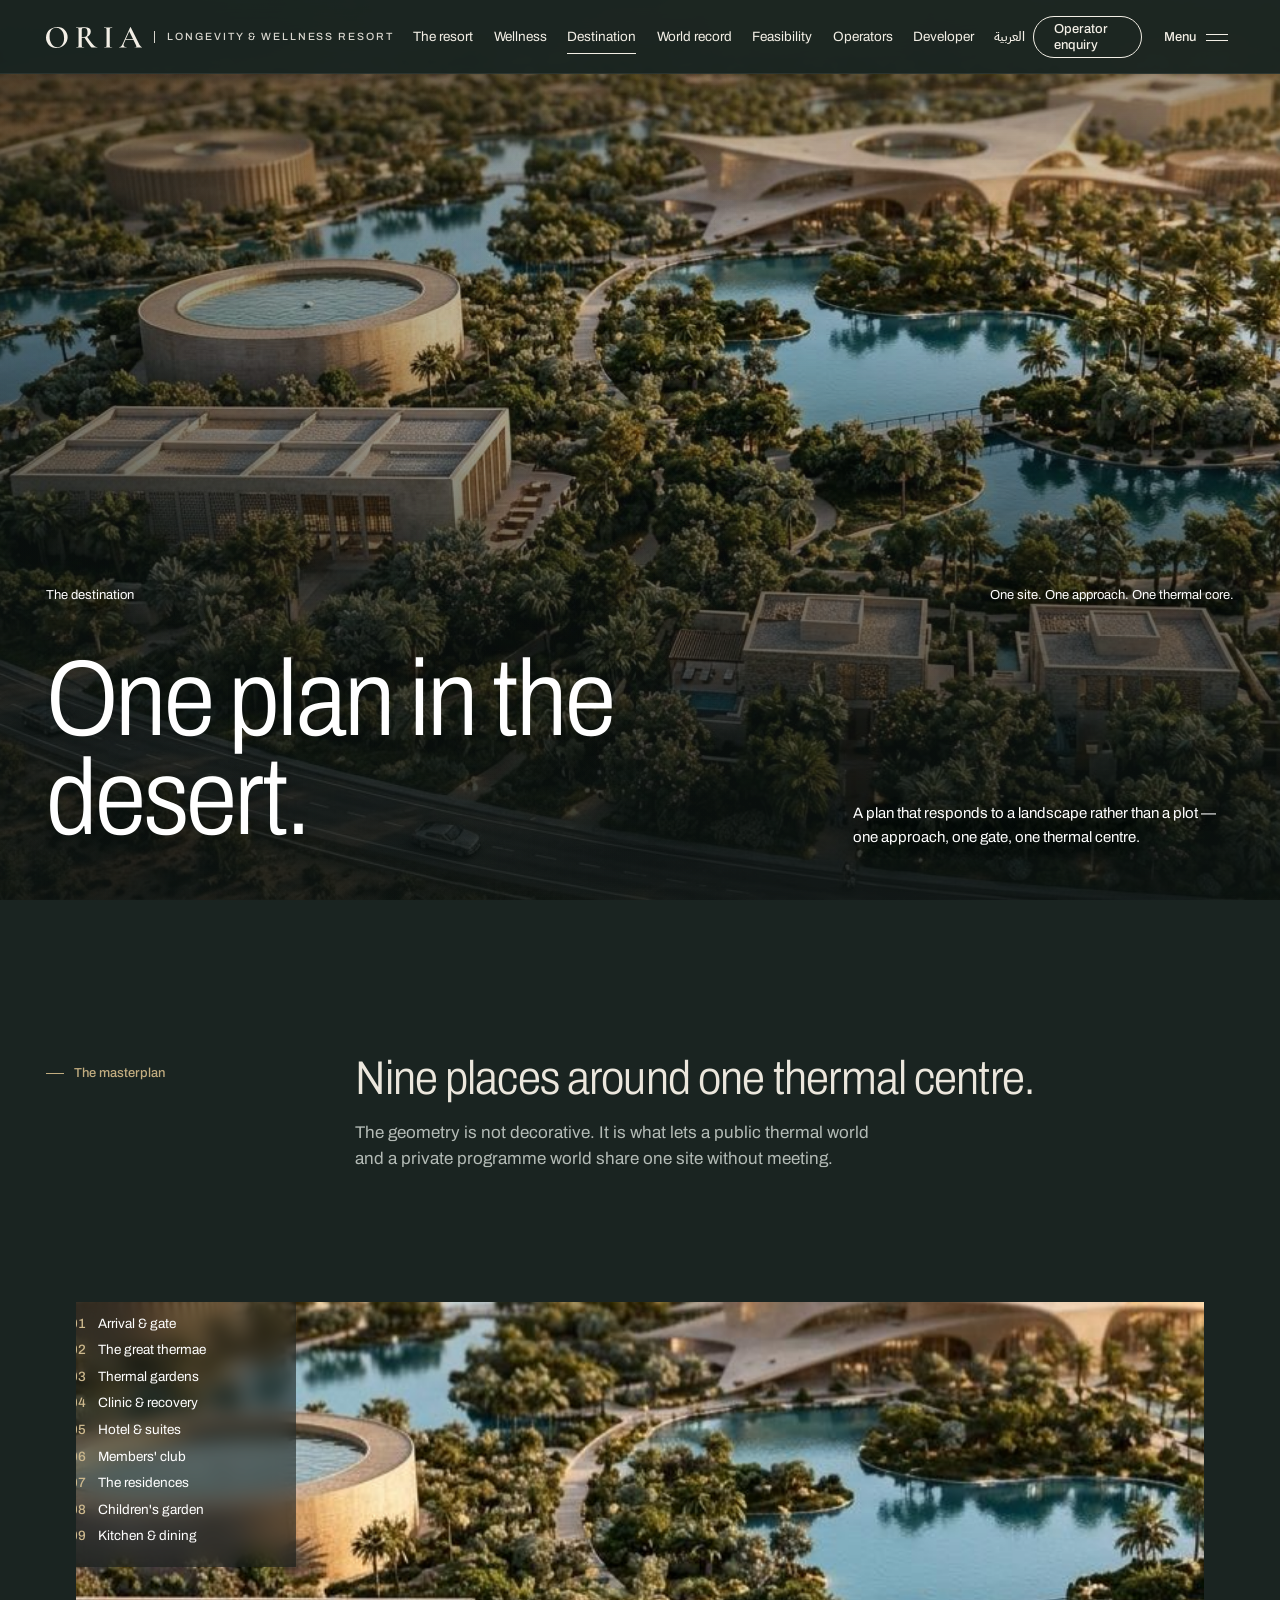
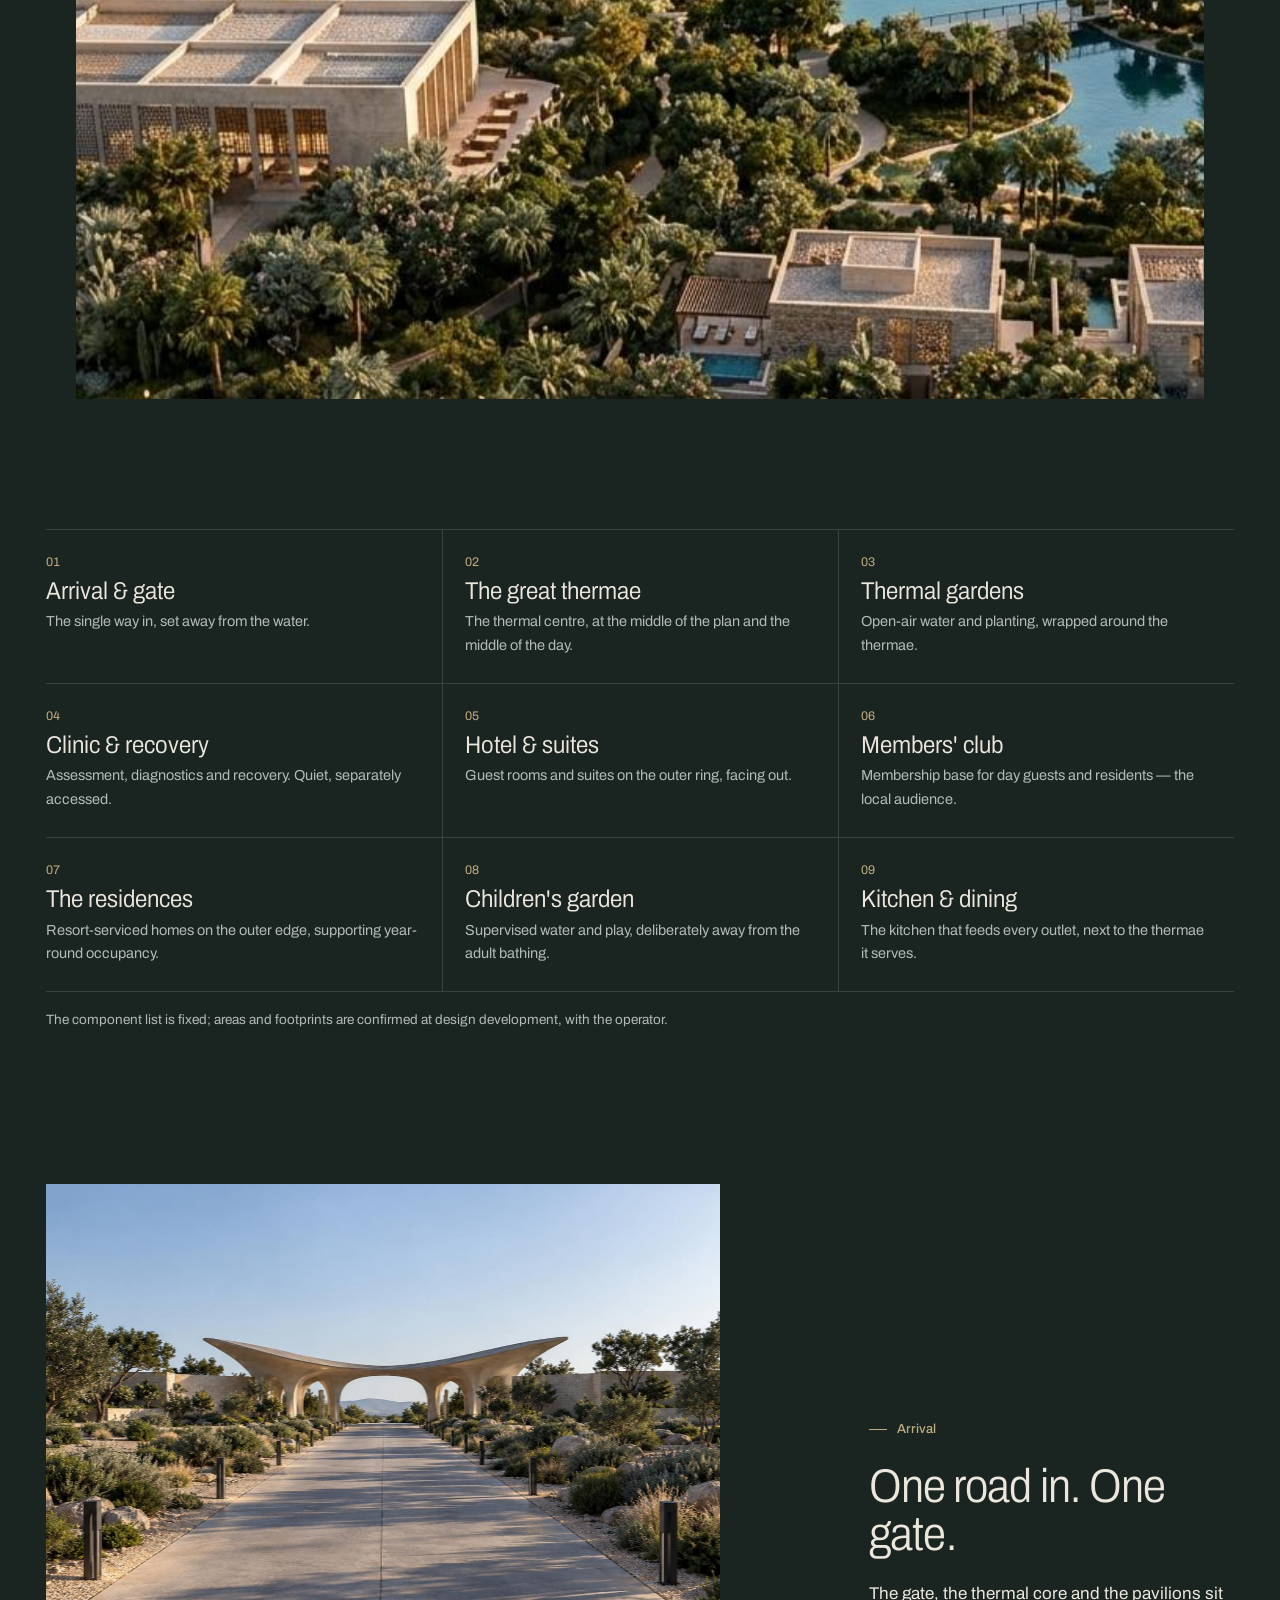
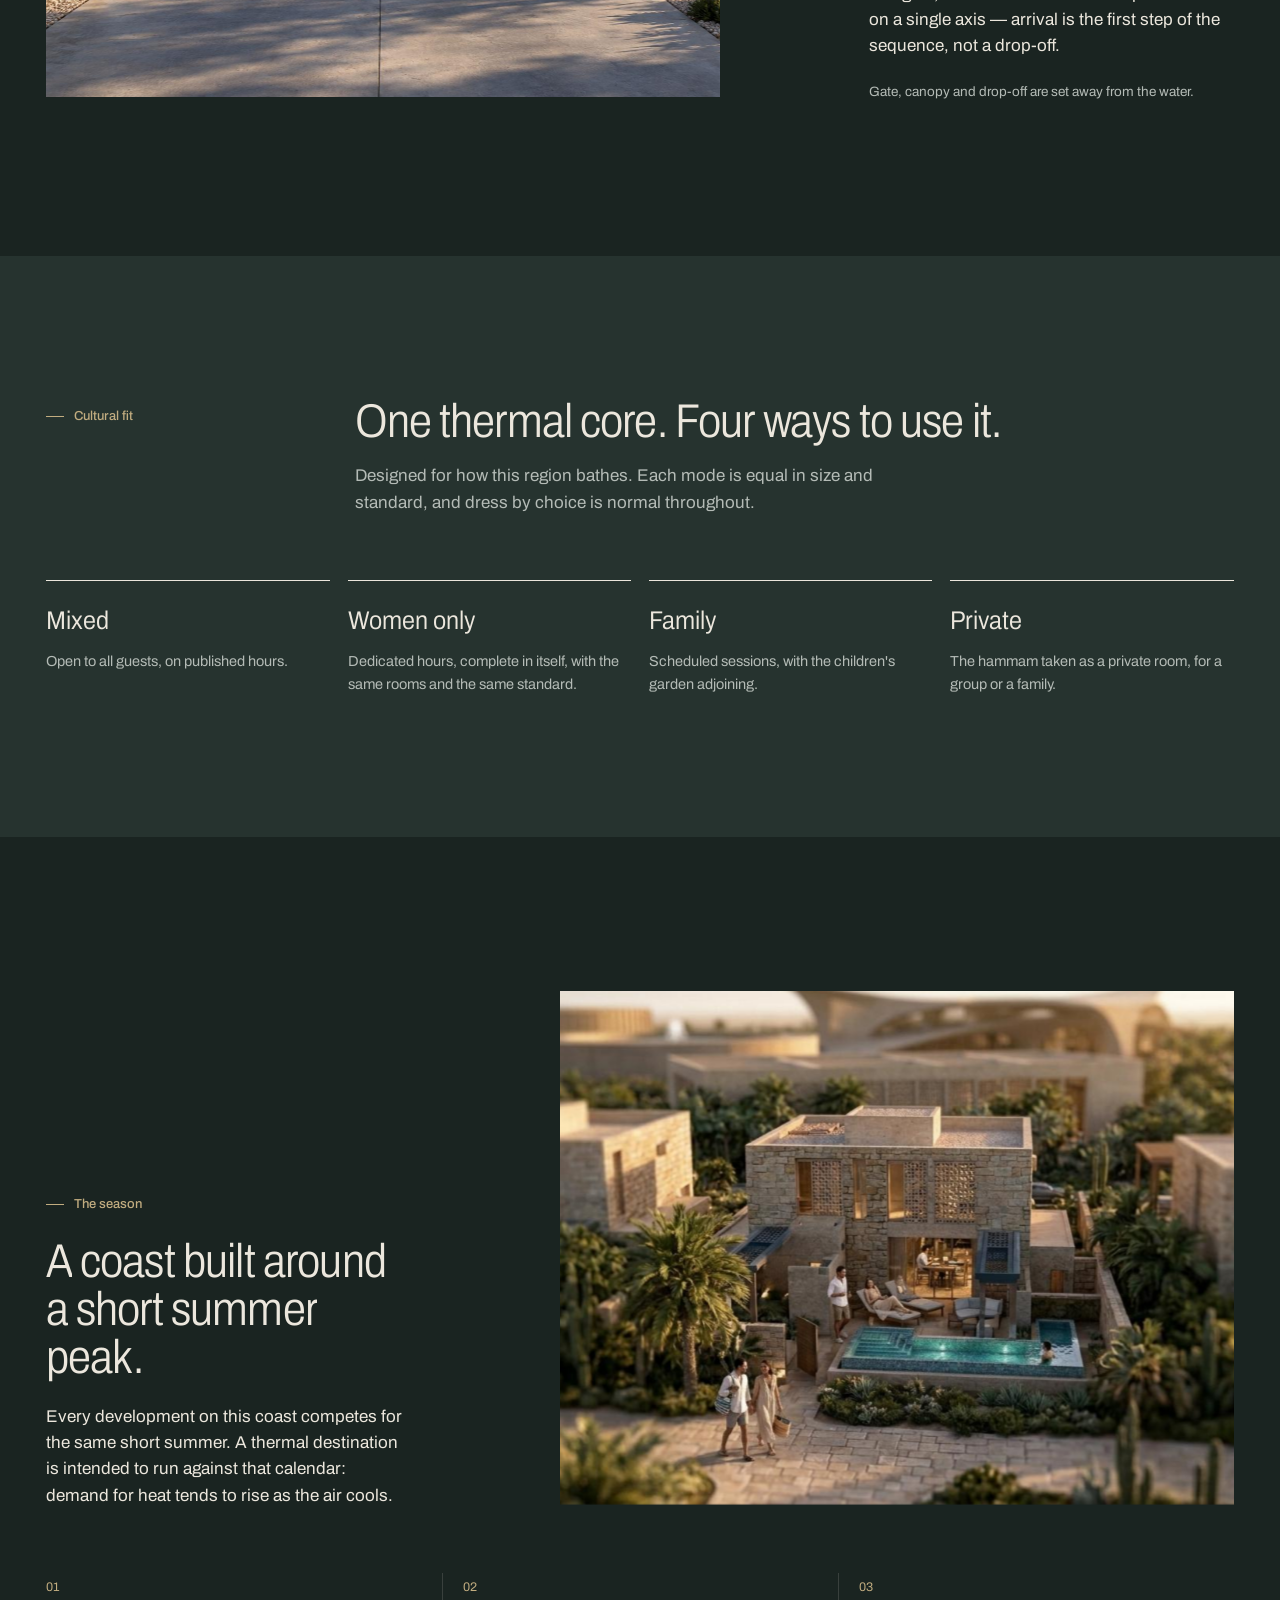
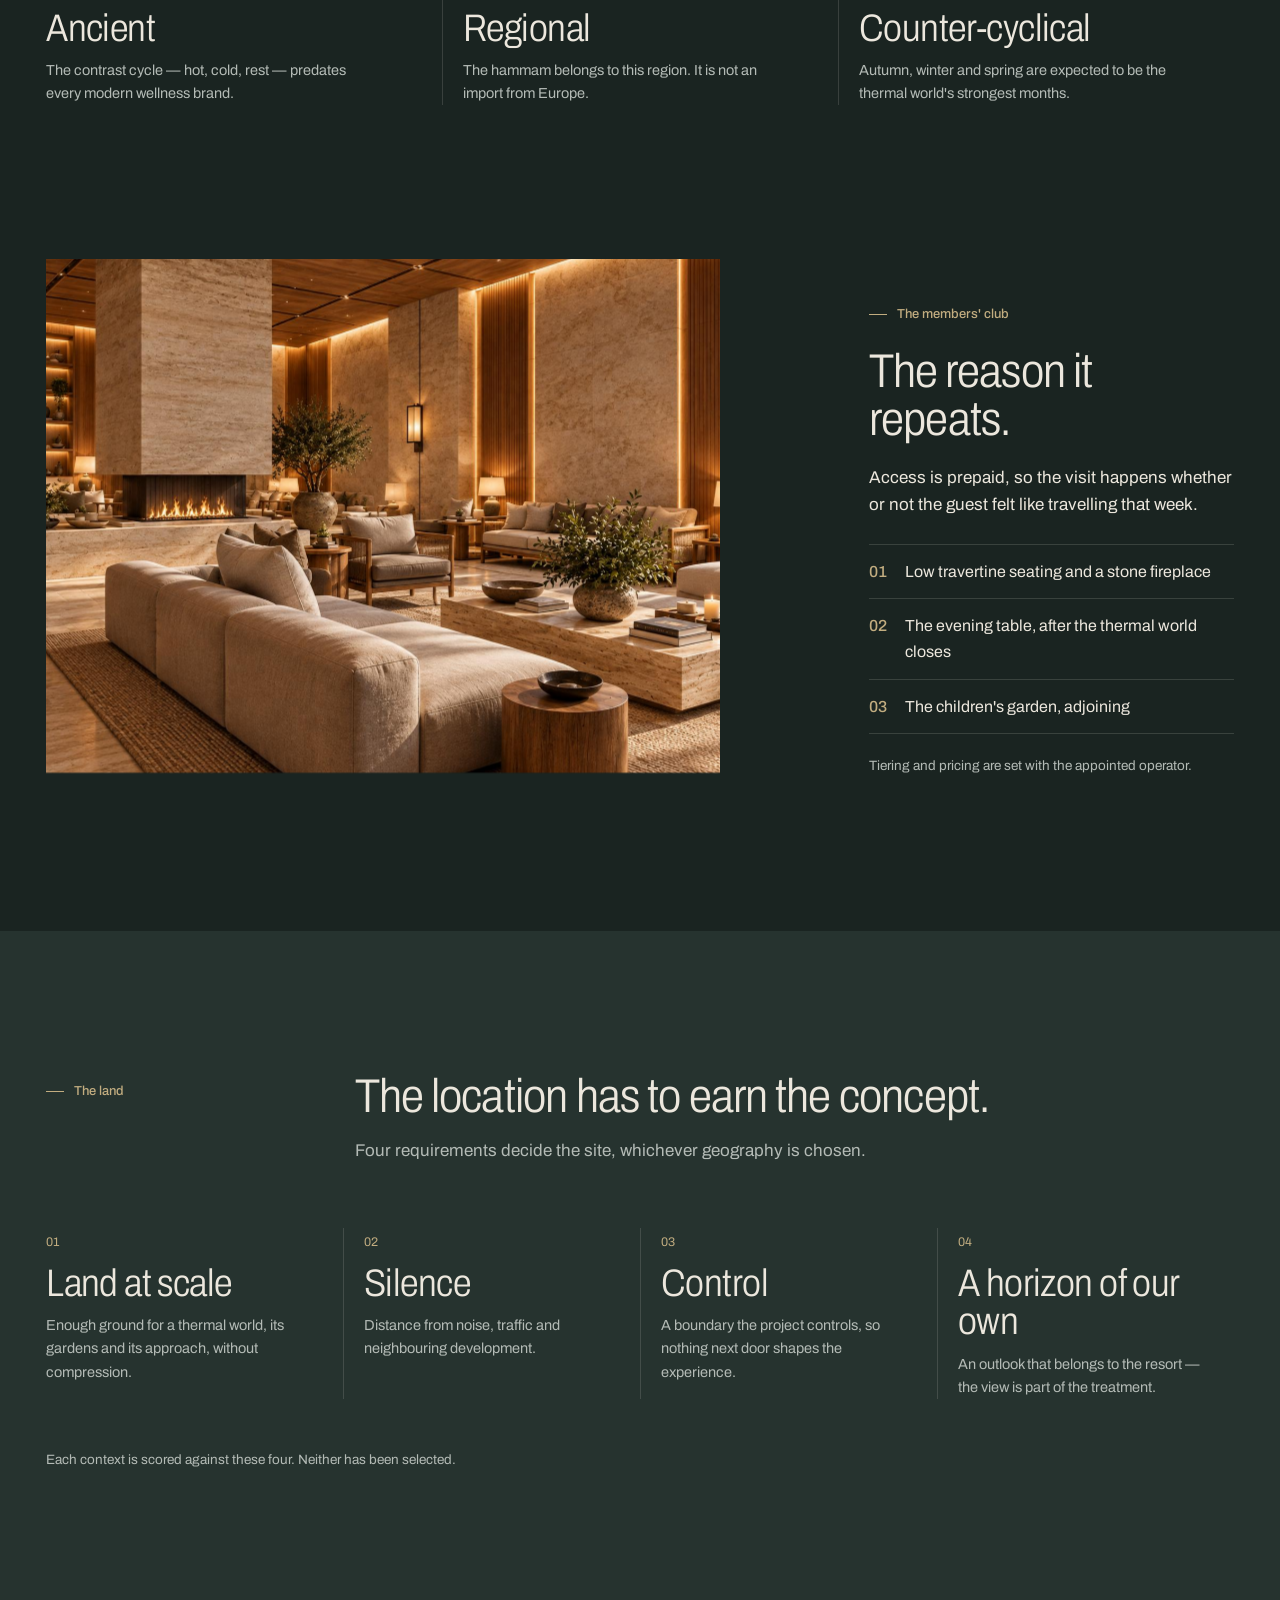
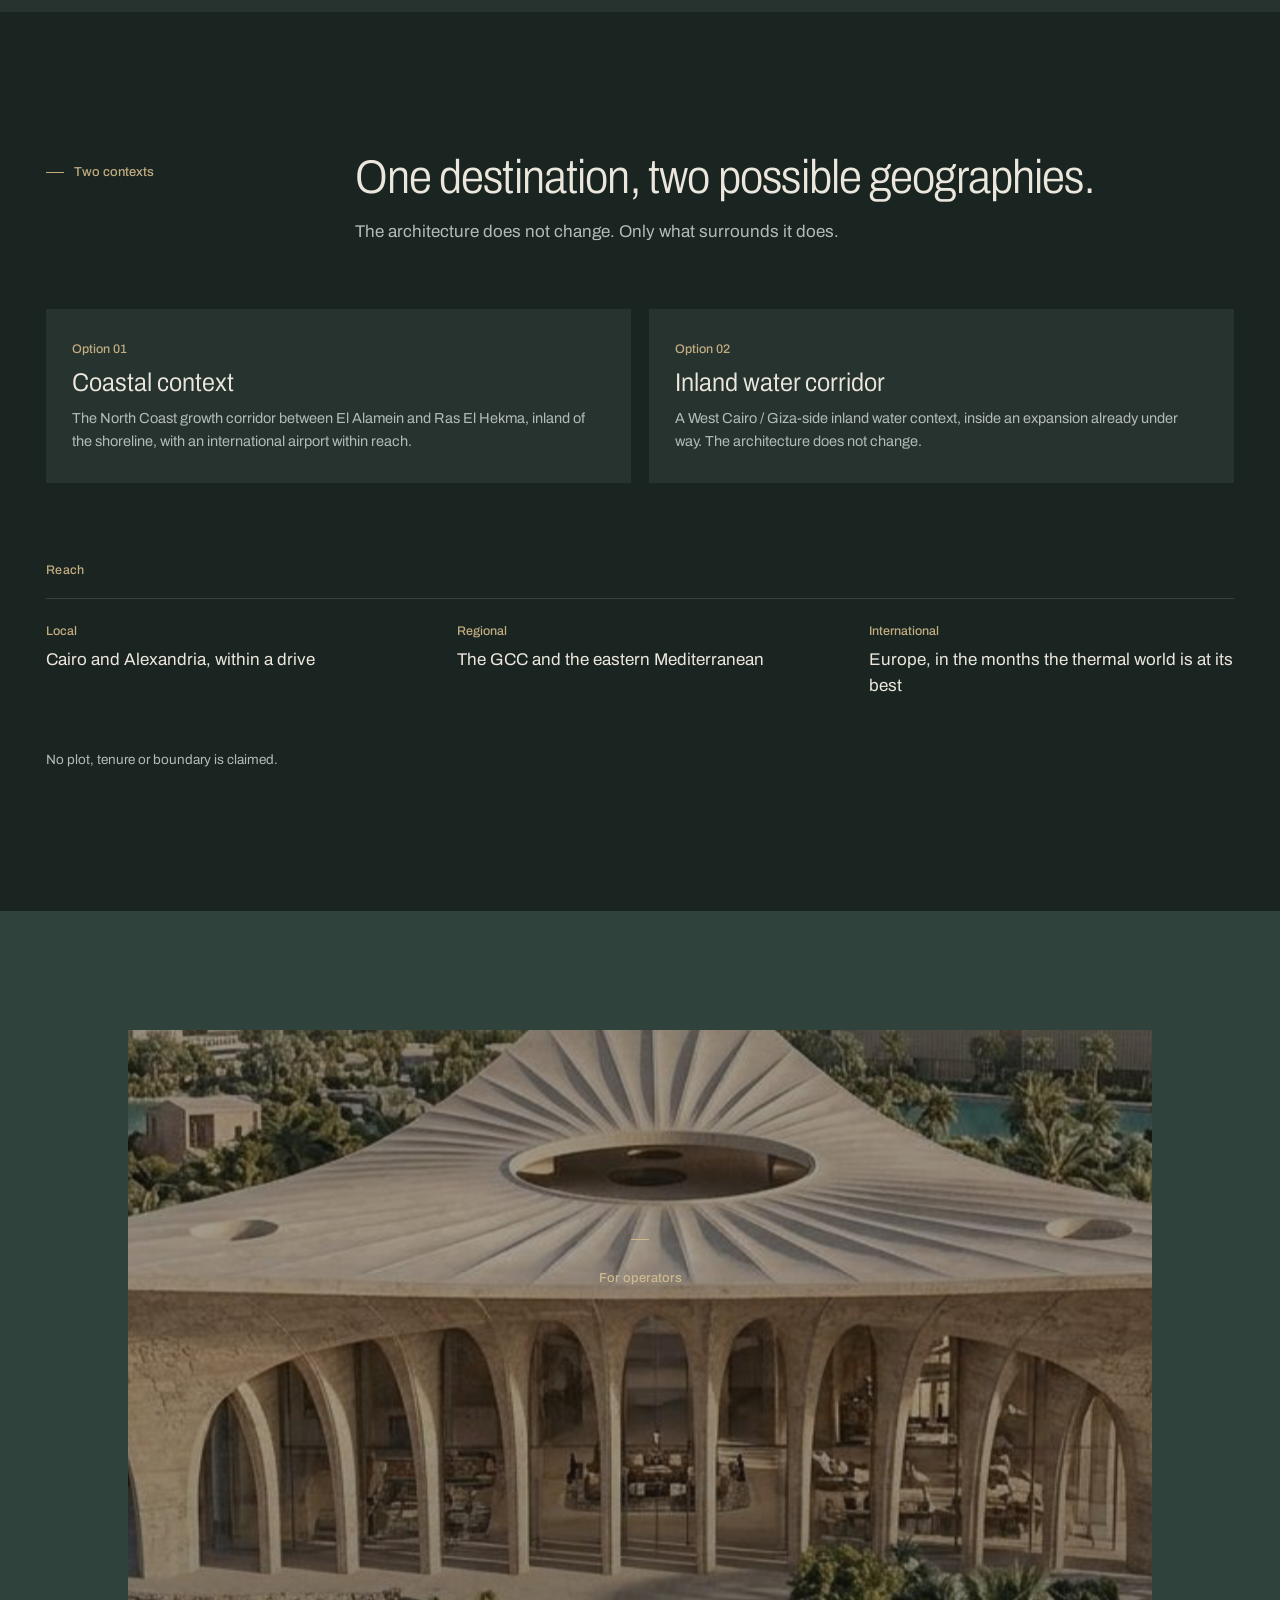
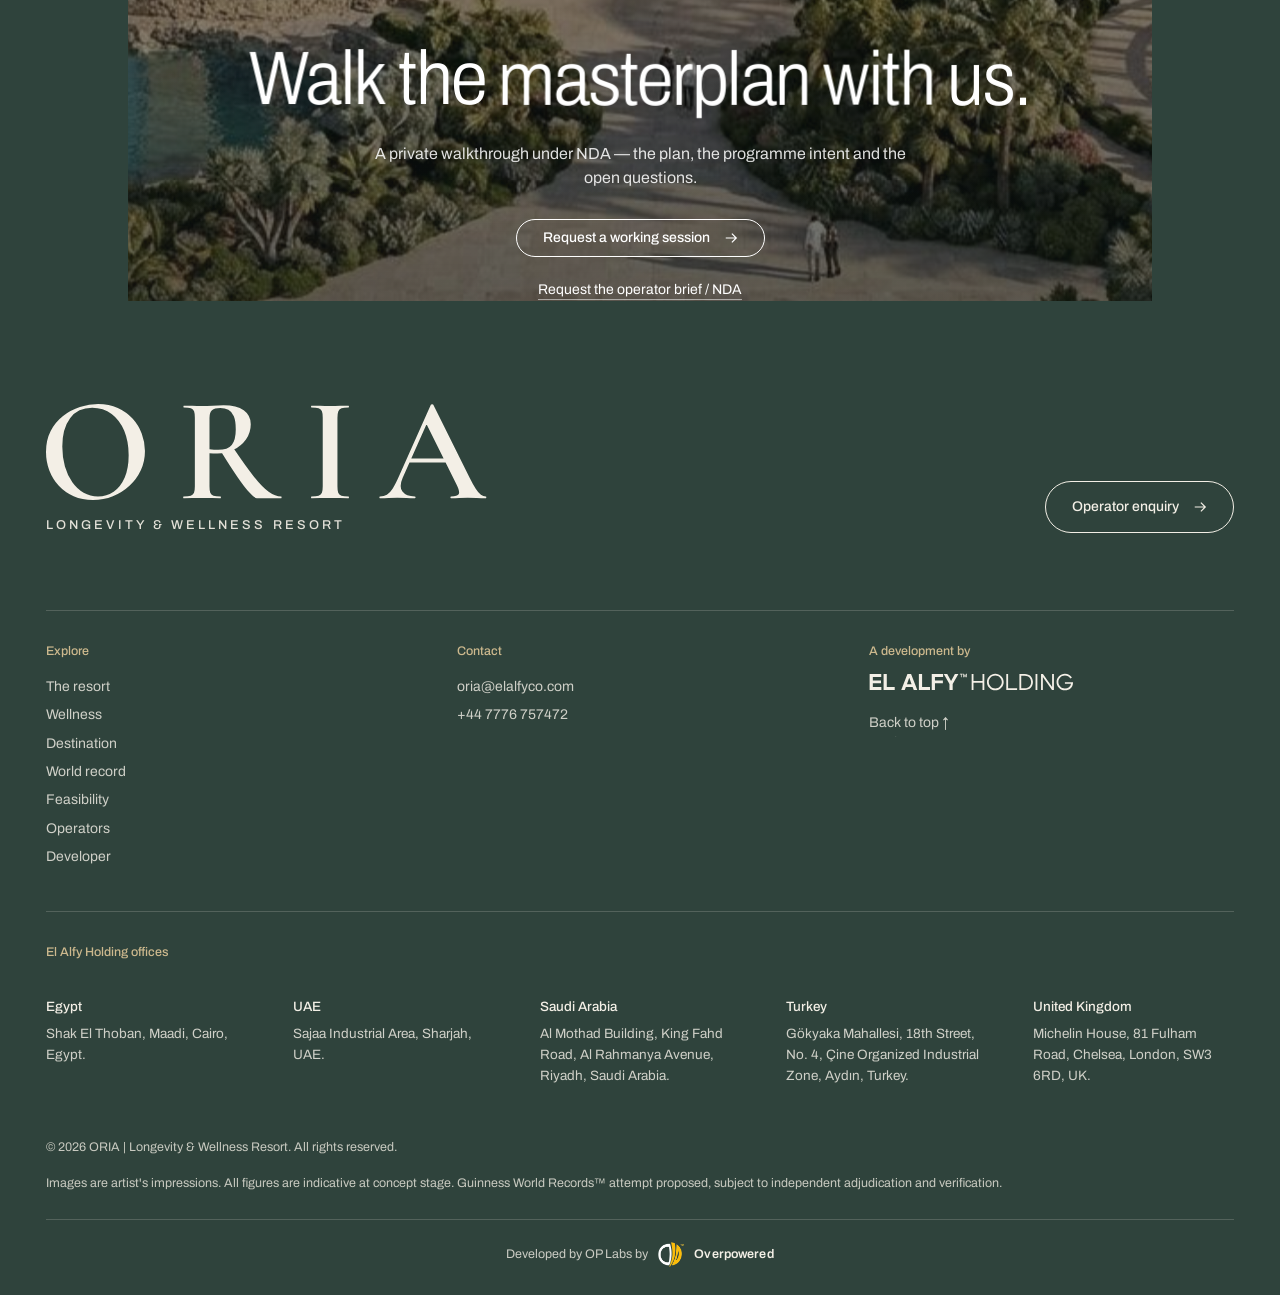
<file: destination.html>
<!DOCTYPE html>
<html lang="en">
<head>
<meta name="robots" content="noindex,nofollow,noarchive">
<meta charset="utf-8">
<meta name="viewport" content="width=device-width, initial-scale=1, viewport-fit=cover">
<script>(function(){var L="en";try{var q=(location.search.match(/[?&]lang=(ar|en)/)||[])[1];L=q||localStorage.getItem("oria-lang")||"en";if(q)localStorage.setItem("oria-lang",q);}catch(e){}window.ORIA_LANG=L;if(L==="ar"){document.documentElement.lang="ar";document.documentElement.dir="rtl";}})();</script>
<title>Destination — ORIA | Longevity &amp; Wellness Resort</title>
<meta name="description" content="ORIA — a thermal-led Longevity &amp; Wellness Resort in Egypt, developed by El Alfy Holding and seeking a specialist wellness brand or resort operator to run it. Includes a proposed Guinness World Records™ attempt.">
<link rel="preconnect" href="https://fonts.googleapis.com">
<link rel="preconnect" href="https://fonts.gstatic.com" crossorigin>
<link href="https://fonts.googleapis.com/css2?family=Archivo:wdth,wght@62..125,100..900&family=IBM+Plex+Sans+Arabic:wght@200;300;400;500;600&display=swap" rel="stylesheet">
<link rel="stylesheet" href="style.css">
</head>
<body>
<svg width="0" height="0" style="position:absolute" aria-hidden="true"><defs><symbol id="lg-star" viewBox="158 54 1683 1325"><path fill="currentColor" fill-rule="evenodd" d="M1010.0,1348.8C1011.6,1337.1 1013.9,1322.8 1015.1,1317.0C1016.2,1311.2 1018.0,1302.5 1018.9,1297.5C1022.5,1279.6 1029.4,1254.7 1036.1,1235.5C1047.2,1203.8 1051.3,1193.7 1063.5,1168.4C1117.5,1056.7 1205.9,960.7 1319.7,890.3C1323.4,887.9 1330.5,883.5 1335.5,880.3C1354.4,868.4 1411.8,839.1 1449.8,822.0C1481.5,807.8 1540.3,788.2 1584.5,777.1C1606.2,771.6 1639.1,764.5 1649.5,763.0C1653.9,762.4 1660.9,761.0 1665.0,760.0C1669.1,759.0 1675.2,757.9 1678.5,757.5C1681.8,757.2 1690.8,755.8 1698.5,754.5C1706.2,753.2 1719.2,751.4 1727.5,750.6C1735.8,749.8 1745.0,748.6 1748.0,748.0C1751.0,747.4 1762.5,746.3 1773.5,745.5C1822.1,741.9 1834.0,740.4 1835.5,738.0C1836.6,736.2 1828.2,735.2 1800.0,733.5C1784.3,732.6 1771.2,731.6 1770.9,731.5C1770.6,731.3 1760.3,730.2 1748.0,729.0C1735.7,727.8 1723.5,726.5 1720.8,726.0C1718.1,725.4 1709.0,724.1 1700.7,723.1C1692.3,722.0 1682.1,720.4 1678.0,719.5C1673.9,718.6 1667.1,717.5 1663.0,716.9C1658.9,716.4 1650.3,714.8 1644.0,713.5C1637.7,712.1 1626.9,709.9 1620.0,708.5C1599.3,704.2 1580.5,699.6 1559.0,693.5C1485.5,672.6 1454.2,660.9 1392.0,630.8C1304.9,588.6 1214.9,522.3 1165.7,464.0C1158.5,455.5 1149.6,445.1 1146.0,441.0C1112.2,402.3 1071.0,331.4 1053.6,282.0C1051.7,276.8 1049.2,270.0 1048.0,267.0C1042.1,252.5 1030.6,213.9 1026.8,196.0C1026.3,193.5 1024.3,184.3 1022.5,175.5C1016.1,145.2 1011.2,109.4 1009.5,81.0C1008.6,66.6 1006.6,58.1 1004.4,60.2C1003.4,61.2 1001.9,72.1 1001.0,85.3C998.7,116.4 994.5,145.3 987.4,179.0C986.0,185.3 984.4,193.4 983.6,197.0C974.6,241.0 951.3,305.0 930.1,343.8C911.1,378.4 881.6,421.5 858.0,449.0C837.0,473.4 793.0,517.5 780.7,526.3C777.5,528.6 768.5,535.2 760.7,541.0C730.5,563.4 700.7,583.7 679.5,596.4C647.5,615.5 624.8,627.6 600.0,638.8C568.9,652.9 545.3,662.7 523.5,670.5C518.0,672.5 509.9,675.4 505.5,677.0C475.2,687.9 416.3,703.8 386.5,709.1C380.4,710.1 371.2,711.9 366.0,713.1C323.7,722.2 248.2,731.4 198.5,733.5C185.3,734.1 171.8,735.5 167.6,736.7C161.5,738.5 178.2,741.3 204.0,743.0C239.4,745.2 250.8,746.1 264.5,748.1C272.2,749.2 282.6,750.5 287.5,751.1C303.7,753.0 337.9,758.3 364.0,763.0C381.2,766.1 435.3,779.3 464.0,787.4C488.2,794.2 527.7,808.6 555.5,820.7C563.8,824.3 573.4,828.5 577.0,830.0C584.2,833.0 638.6,860.3 646.5,864.8C649.2,866.4 655.1,869.7 659.5,872.2C686.2,887.0 746.6,928.3 769.5,947.4C804.9,976.9 843.5,1015.7 871.4,1050.0C915.9,1104.6 958.2,1180.5 974.3,1234.5C983.0,1263.7 988.6,1284.7 990.4,1295.0C991.3,1299.7 993.1,1308.9 994.4,1315.5C995.8,1322.1 997.8,1334.5 999.0,1343.0C1002.3,1368.0 1004.1,1375.3 1006.1,1371.7C1006.6,1370.9 1008.4,1360.6 1010.0,1348.8ZM989.0,1020.0C981.0,1019.6 970.9,1018.7 966.5,1018.2C962.1,1017.6 954.7,1016.6 950.0,1016.0C939.8,1014.6 912.9,1008.7 907.4,1006.6C905.3,1005.8 901.5,1004.6 899.0,1004.0C894.9,1002.9 883.8,998.8 871.5,993.8C814.2,970.4 762.2,924.6 733.0,872.0C718.4,845.8 706.3,808.5 701.9,776.5C700.4,765.9 700.4,722.1 701.8,709.2C705.1,680.3 716.9,641.0 729.7,616.5C749.7,578.3 786.6,537.2 821.0,514.8C853.8,493.5 896.3,474.8 924.0,469.5C927.6,468.8 935.0,467.3 940.5,466.2C981.7,457.5 1038.2,458.1 1077.0,467.6C1111.1,475.9 1140.1,486.8 1166.5,501.3C1209.5,524.8 1244.1,559.2 1271.4,605.5C1278.6,617.6 1293.7,651.7 1295.9,660.8C1296.4,662.8 1297.8,668.1 1298.9,672.5C1301.7,682.9 1304.6,703.4 1306.1,724.1C1309.7,773.2 1298.7,826.0 1275.8,869.0C1238.2,939.6 1182.1,984.1 1100.5,1007.9C1079.1,1014.1 1024.9,1021.6 1007.0,1020.8C1005.1,1020.8 997.0,1020.4 989.0,1020.0Z"/></symbol><symbol id="lg-letters" viewBox="47 1411 1949 345"><path fill="currentColor" fill-rule="evenodd" d="M277.7,1750.6C283.6,1749.8 291.6,1748.8 295.5,1748.5C299.4,1748.1 304.3,1747.2 306.5,1746.4C308.7,1745.7 313.4,1744.4 317.0,1743.6C369.1,1731.4 415.7,1695.3 437.5,1650.5C450.9,1623.0 454.3,1601.7 451.0,1566.5C448.8,1543.0 435.0,1513.6 416.1,1492.2C384.8,1456.7 344.2,1435.3 292.9,1427.4C212.4,1415.0 138.0,1441.0 92.3,1497.5C57.1,1541.0 50.7,1606.8 76.8,1655.3C105.4,1708.3 159.9,1742.7 226.6,1749.5C234.8,1750.4 241.9,1751.2 242.5,1751.5C245.0,1752.4 268.0,1751.9 277.7,1750.6ZM748.1,1743.1L750.5,1741.2L750.8,1596.3C751.0,1461.7 751.1,1451.4 752.7,1450.2C755.3,1448.3 848.3,1448.5 860.6,1450.5C873.0,1452.5 886.5,1456.2 892.5,1459.3C915.9,1471.1 927.9,1492.1 926.7,1519.0C925.4,1551.1 907.3,1572.2 873.7,1581.0C863.7,1583.6 859.8,1584.1 840.4,1584.9C828.4,1585.4 817.1,1585.6 815.5,1585.3C811.9,1584.8 807.2,1586.4 806.4,1588.5C805.2,1591.5 807.2,1594.7 816.6,1605.0C828.2,1617.7 851.9,1645.0 865.5,1661.5C870.9,1668.1 882.2,1681.3 890.5,1690.9C912.6,1716.5 923.5,1729.4 928.6,1736.1C935.5,1745.1 935.0,1745.0 963.8,1745.0C987.1,1745.0 988.8,1744.9 990.4,1743.1C993.0,1740.2 991.7,1737.5 984.1,1729.5C980.4,1725.7 974.0,1718.5 969.9,1713.5C965.9,1708.5 958.7,1700.2 953.9,1695.0C949.2,1689.8 934.2,1672.5 920.5,1656.5C888.0,1618.4 879.8,1609.1 876.1,1605.6C874.4,1603.9 873.0,1601.8 873.0,1600.8C873.0,1598.8 872.2,1599.0 892.3,1595.5C939.4,1587.4 967.9,1564.7 975.0,1529.9C983.6,1487.9 958.6,1453.2 909.5,1439.0C885.0,1432.0 870.1,1431.0 782.2,1431.0C705.3,1431.0 705.4,1431.0 703.6,1435.7C703.2,1436.6 702.9,1505.4 702.9,1588.5L703.0,1739.5L706.0,1742.2L709.0,1745.0L727.4,1745.0C744.0,1745.0 746.0,1744.8 748.1,1743.1ZM1297.1,1743.6C1301.1,1741.9 1301.1,1742.7 1301.7,1589.6C1302.4,1432.6 1302.4,1435.5 1297.7,1433.2C1295.5,1432.1 1280.8,1431.4 1266.7,1431.8C1259.9,1432.0 1258.6,1432.3 1256.5,1434.5L1254.0,1436.9L1254.0,1588.0C1254.0,1693.0 1254.3,1739.7 1255.1,1741.1C1255.7,1742.2 1257.0,1743.4 1258.2,1743.9C1260.6,1744.8 1294.9,1744.5 1297.1,1743.6ZM1989.6,1742.8C1992.1,1740.3 1991.0,1737.8 1981.0,1724.0C1976.0,1717.1 1968.9,1707.2 1965.1,1702.0C1961.4,1696.8 1954.6,1687.3 1950.0,1681.0C1945.4,1674.7 1936.2,1661.6 1929.5,1652.0C1909.2,1622.6 1896.2,1604.3 1882.0,1585.0C1874.5,1574.8 1866.3,1563.6 1863.8,1560.0C1853.9,1545.8 1837.1,1521.6 1829.0,1509.9C1824.3,1503.2 1817.1,1493.1 1813.0,1487.6C1808.9,1482.0 1799.4,1469.0 1792.0,1458.6C1767.7,1424.4 1769.0,1424.6 1748.5,1453.0C1737.1,1468.8 1737.4,1468.3 1710.9,1504.0C1699.6,1519.1 1688.7,1534.0 1686.5,1537.0C1684.3,1540.0 1672.7,1555.8 1660.5,1572.0C1648.4,1588.3 1636.8,1604.0 1634.8,1607.0C1632.8,1610.0 1626.2,1618.6 1620.3,1626.0C1614.4,1633.5 1606.7,1643.6 1603.3,1648.5C1589.0,1669.0 1565.0,1701.6 1544.1,1728.9C1536.1,1739.3 1536.1,1739.1 1539.0,1742.0C1541.7,1744.7 1557.3,1744.9 1560.7,1742.2C1561.9,1741.3 1568.0,1733.5 1574.2,1725.0C1580.4,1716.5 1588.4,1705.5 1592.0,1700.6C1595.6,1695.7 1603.7,1684.9 1610.0,1676.6C1616.3,1668.3 1624.4,1657.5 1628.0,1652.5C1631.5,1647.5 1639.8,1636.1 1646.5,1627.0C1660.0,1608.8 1678.5,1583.3 1687.0,1571.5C1690.0,1567.3 1699.9,1553.8 1709.0,1541.6C1718.1,1529.4 1729.8,1513.6 1735.1,1506.4C1745.9,1492.0 1747.1,1490.7 1749.4,1491.6C1751.0,1492.2 1759.7,1503.9 1772.5,1522.5C1776.3,1528.0 1783.8,1538.4 1789.1,1545.6C1794.4,1552.8 1803.6,1565.8 1809.6,1574.6C1815.5,1583.3 1824.9,1596.8 1830.5,1604.5C1836.0,1612.2 1846.2,1626.6 1853.0,1636.5C1859.8,1646.4 1868.3,1658.5 1871.9,1663.5C1875.5,1668.5 1881.4,1676.8 1885.0,1682.0C1910.2,1718.1 1927.3,1741.2 1930.5,1743.2C1934.8,1745.8 1986.9,1745.5 1989.6,1742.8ZM230.0,1733.0C228.1,1732.6 221.4,1731.1 215.2,1729.6C177.5,1721.0 139.6,1690.5 122.0,1654.5C106.4,1622.7 102.8,1575.2 113.3,1541.5C126.4,1499.7 154.6,1468.9 194.6,1452.7C199.7,1450.7 204.2,1449.0 204.8,1449.0C205.3,1449.0 208.6,1448.1 212.1,1446.9C227.0,1442.2 264.5,1440.0 282.5,1442.9C304.6,1446.5 329.7,1457.0 347.5,1470.2C392.7,1503.7 412.0,1556.2 401.6,1617.5C396.2,1649.2 384.6,1671.4 362.3,1693.1C341.4,1713.4 320.7,1724.5 292.5,1730.6C281.8,1733.0 278.0,1733.3 257.0,1733.6C244.1,1733.7 231.9,1733.5 230.0,1733.0Z"/></symbol><symbol id="lg-full" viewBox="47 54 1949 1702"><path fill="currentColor" fill-rule="evenodd" d="M277.7,1750.6C283.6,1749.8 291.6,1748.8 295.5,1748.5C299.4,1748.1 304.3,1747.2 306.5,1746.4C308.7,1745.7 313.4,1744.4 317.0,1743.6C369.1,1731.4 415.7,1695.3 437.5,1650.5C450.9,1623.0 454.3,1601.7 451.0,1566.5C448.8,1543.0 435.0,1513.6 416.1,1492.2C384.8,1456.7 344.2,1435.3 292.9,1427.4C212.4,1415.0 138.0,1441.0 92.3,1497.5C57.1,1541.0 50.7,1606.8 76.8,1655.3C105.4,1708.3 159.9,1742.7 226.6,1749.5C234.8,1750.4 241.9,1751.2 242.5,1751.5C245.0,1752.4 268.0,1751.9 277.7,1750.6ZM748.1,1743.1L750.5,1741.2L750.8,1596.3C751.0,1461.7 751.1,1451.4 752.7,1450.2C755.3,1448.3 848.3,1448.5 860.6,1450.5C873.0,1452.5 886.5,1456.2 892.5,1459.3C915.9,1471.1 927.9,1492.1 926.7,1519.0C925.4,1551.1 907.3,1572.2 873.7,1581.0C863.7,1583.6 859.8,1584.1 840.4,1584.9C828.4,1585.4 817.1,1585.6 815.5,1585.3C811.9,1584.8 807.2,1586.4 806.4,1588.5C805.2,1591.5 807.2,1594.7 816.6,1605.0C828.2,1617.7 851.9,1645.0 865.5,1661.5C870.9,1668.1 882.2,1681.3 890.5,1690.9C912.6,1716.5 923.5,1729.4 928.6,1736.1C935.5,1745.1 935.0,1745.0 963.8,1745.0C987.1,1745.0 988.8,1744.9 990.4,1743.1C993.0,1740.2 991.7,1737.5 984.1,1729.5C980.4,1725.7 974.0,1718.5 969.9,1713.5C965.9,1708.5 958.7,1700.2 953.9,1695.0C949.2,1689.8 934.2,1672.5 920.5,1656.5C888.0,1618.4 879.8,1609.1 876.1,1605.6C874.4,1603.9 873.0,1601.8 873.0,1600.8C873.0,1598.8 872.2,1599.0 892.3,1595.5C939.4,1587.4 967.9,1564.7 975.0,1529.9C983.6,1487.9 958.6,1453.2 909.5,1439.0C885.0,1432.0 870.1,1431.0 782.2,1431.0C705.3,1431.0 705.4,1431.0 703.6,1435.7C703.2,1436.6 702.9,1505.4 702.9,1588.5L703.0,1739.5L706.0,1742.2L709.0,1745.0L727.4,1745.0C744.0,1745.0 746.0,1744.8 748.1,1743.1ZM1297.1,1743.6C1301.1,1741.9 1301.1,1742.7 1301.7,1589.6C1302.4,1432.6 1302.4,1435.5 1297.7,1433.2C1295.5,1432.1 1280.8,1431.4 1266.7,1431.8C1259.9,1432.0 1258.6,1432.3 1256.5,1434.5L1254.0,1436.9L1254.0,1588.0C1254.0,1693.0 1254.3,1739.7 1255.1,1741.1C1255.7,1742.2 1257.0,1743.4 1258.2,1743.9C1260.6,1744.8 1294.9,1744.5 1297.1,1743.6ZM1989.6,1742.8C1992.1,1740.3 1991.0,1737.8 1981.0,1724.0C1976.0,1717.1 1968.9,1707.2 1965.1,1702.0C1961.4,1696.8 1954.6,1687.3 1950.0,1681.0C1945.4,1674.7 1936.2,1661.6 1929.5,1652.0C1909.2,1622.6 1896.2,1604.3 1882.0,1585.0C1874.5,1574.8 1866.3,1563.6 1863.8,1560.0C1853.9,1545.8 1837.1,1521.6 1829.0,1509.9C1824.3,1503.2 1817.1,1493.1 1813.0,1487.6C1808.9,1482.0 1799.4,1469.0 1792.0,1458.6C1767.7,1424.4 1769.0,1424.6 1748.5,1453.0C1737.1,1468.8 1737.4,1468.3 1710.9,1504.0C1699.6,1519.1 1688.7,1534.0 1686.5,1537.0C1684.3,1540.0 1672.7,1555.8 1660.5,1572.0C1648.4,1588.3 1636.8,1604.0 1634.8,1607.0C1632.8,1610.0 1626.2,1618.6 1620.3,1626.0C1614.4,1633.5 1606.7,1643.6 1603.3,1648.5C1589.0,1669.0 1565.0,1701.6 1544.1,1728.9C1536.1,1739.3 1536.1,1739.1 1539.0,1742.0C1541.7,1744.7 1557.3,1744.9 1560.7,1742.2C1561.9,1741.3 1568.0,1733.5 1574.2,1725.0C1580.4,1716.5 1588.4,1705.5 1592.0,1700.6C1595.6,1695.7 1603.7,1684.9 1610.0,1676.6C1616.3,1668.3 1624.4,1657.5 1628.0,1652.5C1631.5,1647.5 1639.8,1636.1 1646.5,1627.0C1660.0,1608.8 1678.5,1583.3 1687.0,1571.5C1690.0,1567.3 1699.9,1553.8 1709.0,1541.6C1718.1,1529.4 1729.8,1513.6 1735.1,1506.4C1745.9,1492.0 1747.1,1490.7 1749.4,1491.6C1751.0,1492.2 1759.7,1503.9 1772.5,1522.5C1776.3,1528.0 1783.8,1538.4 1789.1,1545.6C1794.4,1552.8 1803.6,1565.8 1809.6,1574.6C1815.5,1583.3 1824.9,1596.8 1830.5,1604.5C1836.0,1612.2 1846.2,1626.6 1853.0,1636.5C1859.8,1646.4 1868.3,1658.5 1871.9,1663.5C1875.5,1668.5 1881.4,1676.8 1885.0,1682.0C1910.2,1718.1 1927.3,1741.2 1930.5,1743.2C1934.8,1745.8 1986.9,1745.5 1989.6,1742.8ZM230.0,1733.0C228.1,1732.6 221.4,1731.1 215.2,1729.6C177.5,1721.0 139.6,1690.5 122.0,1654.5C106.4,1622.7 102.8,1575.2 113.3,1541.5C126.4,1499.7 154.6,1468.9 194.6,1452.7C199.7,1450.7 204.2,1449.0 204.8,1449.0C205.3,1449.0 208.6,1448.1 212.1,1446.9C227.0,1442.2 264.5,1440.0 282.5,1442.9C304.6,1446.5 329.7,1457.0 347.5,1470.2C392.7,1503.7 412.0,1556.2 401.6,1617.5C396.2,1649.2 384.6,1671.4 362.3,1693.1C341.4,1713.4 320.7,1724.5 292.5,1730.6C281.8,1733.0 278.0,1733.3 257.0,1733.6C244.1,1733.7 231.9,1733.5 230.0,1733.0ZM1010.0,1348.8C1011.6,1337.1 1013.9,1322.8 1015.1,1317.0C1016.2,1311.2 1018.0,1302.5 1018.9,1297.5C1022.5,1279.6 1029.4,1254.7 1036.1,1235.5C1047.2,1203.8 1051.3,1193.7 1063.5,1168.4C1117.5,1056.7 1205.9,960.7 1319.7,890.3C1323.4,887.9 1330.5,883.5 1335.5,880.3C1354.4,868.4 1411.8,839.1 1449.8,822.0C1481.5,807.8 1540.3,788.2 1584.5,777.1C1606.2,771.6 1639.1,764.5 1649.5,763.0C1653.9,762.4 1660.9,761.0 1665.0,760.0C1669.1,759.0 1675.2,757.9 1678.5,757.5C1681.8,757.2 1690.8,755.8 1698.5,754.5C1706.2,753.2 1719.2,751.4 1727.5,750.6C1735.8,749.8 1745.0,748.6 1748.0,748.0C1751.0,747.4 1762.5,746.3 1773.5,745.5C1822.1,741.9 1834.0,740.4 1835.5,738.0C1836.6,736.2 1828.2,735.2 1800.0,733.5C1784.3,732.6 1771.2,731.6 1770.9,731.5C1770.6,731.3 1760.3,730.2 1748.0,729.0C1735.7,727.8 1723.5,726.5 1720.8,726.0C1718.1,725.4 1709.0,724.1 1700.7,723.1C1692.3,722.0 1682.1,720.4 1678.0,719.5C1673.9,718.6 1667.1,717.5 1663.0,716.9C1658.9,716.4 1650.3,714.8 1644.0,713.5C1637.7,712.1 1626.9,709.9 1620.0,708.5C1599.3,704.2 1580.5,699.6 1559.0,693.5C1485.5,672.6 1454.2,660.9 1392.0,630.8C1304.9,588.6 1214.9,522.3 1165.7,464.0C1158.5,455.5 1149.6,445.1 1146.0,441.0C1112.2,402.3 1071.0,331.4 1053.6,282.0C1051.7,276.8 1049.2,270.0 1048.0,267.0C1042.1,252.5 1030.6,213.9 1026.8,196.0C1026.3,193.5 1024.3,184.3 1022.5,175.5C1016.1,145.2 1011.2,109.4 1009.5,81.0C1008.6,66.6 1006.6,58.1 1004.4,60.2C1003.4,61.2 1001.9,72.1 1001.0,85.3C998.7,116.4 994.5,145.3 987.4,179.0C986.0,185.3 984.4,193.4 983.6,197.0C974.6,241.0 951.3,305.0 930.1,343.8C911.1,378.4 881.6,421.5 858.0,449.0C837.0,473.4 793.0,517.5 780.7,526.3C777.5,528.6 768.5,535.2 760.7,541.0C730.5,563.4 700.7,583.7 679.5,596.4C647.5,615.5 624.8,627.6 600.0,638.8C568.9,652.9 545.3,662.7 523.5,670.5C518.0,672.5 509.9,675.4 505.5,677.0C475.2,687.9 416.3,703.8 386.5,709.1C380.4,710.1 371.2,711.9 366.0,713.1C323.7,722.2 248.2,731.4 198.5,733.5C185.3,734.1 171.8,735.5 167.6,736.7C161.5,738.5 178.2,741.3 204.0,743.0C239.4,745.2 250.8,746.1 264.5,748.1C272.2,749.2 282.6,750.5 287.5,751.1C303.7,753.0 337.9,758.3 364.0,763.0C381.2,766.1 435.3,779.3 464.0,787.4C488.2,794.2 527.7,808.6 555.5,820.7C563.8,824.3 573.4,828.5 577.0,830.0C584.2,833.0 638.6,860.3 646.5,864.8C649.2,866.4 655.1,869.7 659.5,872.2C686.2,887.0 746.6,928.3 769.5,947.4C804.9,976.9 843.5,1015.7 871.4,1050.0C915.9,1104.6 958.2,1180.5 974.3,1234.5C983.0,1263.7 988.6,1284.7 990.4,1295.0C991.3,1299.7 993.1,1308.9 994.4,1315.5C995.8,1322.1 997.8,1334.5 999.0,1343.0C1002.3,1368.0 1004.1,1375.3 1006.1,1371.7C1006.6,1370.9 1008.4,1360.6 1010.0,1348.8ZM989.0,1020.0C981.0,1019.6 970.9,1018.7 966.5,1018.2C962.1,1017.6 954.7,1016.6 950.0,1016.0C939.8,1014.6 912.9,1008.7 907.4,1006.6C905.3,1005.8 901.5,1004.6 899.0,1004.0C894.9,1002.9 883.8,998.8 871.5,993.8C814.2,970.4 762.2,924.6 733.0,872.0C718.4,845.8 706.3,808.5 701.9,776.5C700.4,765.9 700.4,722.1 701.8,709.2C705.1,680.3 716.9,641.0 729.7,616.5C749.7,578.3 786.6,537.2 821.0,514.8C853.8,493.5 896.3,474.8 924.0,469.5C927.6,468.8 935.0,467.3 940.5,466.2C981.7,457.5 1038.2,458.1 1077.0,467.6C1111.1,475.9 1140.1,486.8 1166.5,501.3C1209.5,524.8 1244.1,559.2 1271.4,605.5C1278.6,617.6 1293.7,651.7 1295.9,660.8C1296.4,662.8 1297.8,668.1 1298.9,672.5C1301.7,682.9 1304.6,703.4 1306.1,724.1C1309.7,773.2 1298.7,826.0 1275.8,869.0C1238.2,939.6 1182.1,984.1 1100.5,1007.9C1079.1,1014.1 1024.9,1021.6 1007.0,1020.8C1005.1,1020.8 997.0,1020.4 989.0,1020.0Z"/></symbol>
<g>
<g id="eag-0-0">
<path d="M 81.671875 -18.453125 L 28.59375 -18.453125 L 28.59375 -41.4375 L 79.40625 -41.4375 L 79.40625 -59.4375 L 28.59375 -59.4375 L 28.59375 -81.0625 L 80.921875 -81.0625 L 80.921875 -99.515625 L 8.625 -99.515625 L 8.625 0 L 81.671875 0 Z M 81.671875 -18.453125 "/>
</g>
<g id="eag-0-1">
<path d="M 77.890625 -18.75 L 28.59375 -18.75 L 28.59375 -99.515625 L 8.625 -99.515625 L 8.625 0 L 77.890625 0 Z M 77.890625 -18.75 "/>
</g>
<g id="eag-0-2">
</g>
<g id="eag-0-3">
<path d="M 0.609375 0 L 22.390625 0 L 29.640625 -18.609375 L 71.390625 -18.609375 L 78.65625 0 L 100.4375 0 L 61.859375 -99.515625 L 39.171875 -99.515625 Z M 50.359375 -75.78125 L 50.671875 -75.78125 L 65.03125 -35.546875 L 36.15625 -35.546875 Z M 50.359375 -75.78125 "/>
</g>
<g id="eag-0-4">
<path d="M 28.59375 -41.4375 L 77.890625 -41.4375 L 77.890625 -59.4375 L 28.59375 -59.4375 L 28.59375 -81.0625 L 79.25 -81.0625 L 79.25 -99.515625 L 8.625 -99.515625 L 8.625 0 L 28.59375 0 Z M 28.59375 -41.4375 "/>
</g>
<g id="eag-0-5">
<path d="M 36.453125 0 L 56.421875 0 L 56.421875 -37.0625 L 91.953125 -99.515625 L 70.1875 -99.515625 L 46.4375 -55.8125 L 22.6875 -99.515625 L 1.0625 -99.515625 L 36.453125 -37.0625 Z M 36.453125 0 "/>
</g>
<g id="eag-1-0">
<path d="M 17.96875 -21.65625 L 0.453125 -21.65625 L 0.453125 -17.578125 L 7.046875 -17.578125 L 7.046875 0 L 11.390625 0 L 11.390625 -17.578125 L 17.96875 -17.578125 Z M 17.96875 -21.65625 "/>
</g>
<g id="eag-1-1">
<path d="M 1.609375 0 L 6.03125 0 L 6.6875 -7.375 L 7.078125 -14.953125 L 12.21875 -0.625 L 16.265625 -0.625 L 21.328125 -14.90625 L 21.40625 -14.71875 L 21.796875 -7.375 L 22.453125 0 L 26.859375 0 L 24.921875 -21.65625 L 20.1875 -21.65625 L 14.25 -6.453125 L 14.1875 -6.453125 L 8.265625 -21.65625 L 3.5625 -21.65625 Z M 1.609375 0 "/>
</g>
<g id="eag-2-0">
<path d="M 11.34375 0 L 22.6875 0 L 22.6875 -45.828125 L 78.796875 -45.828125 L 78.796875 0 L 90.140625 0 L 90.140625 -99.515625 L 78.796875 -99.515625 L 78.796875 -56.5625 L 22.6875 -56.5625 L 22.6875 -99.515625 L 11.34375 -99.515625 Z M 11.34375 0 "/>
</g>
<g id="eag-2-1">
<path d="M 5.4375 -49.609375 C 5.4375 -21.171875 28.890625 2.125 57.46875 2.125 C 86.0625 2.125 109.5 -21.171875 109.5 -49.609375 C 109.5 -78.34375 86.0625 -101.640625 57.46875 -101.640625 C 28.890625 -101.640625 5.4375 -78.34375 5.4375 -49.609375 Z M 16.78125 -49.609375 C 16.78125 -72.140625 35.09375 -90.296875 57.46875 -90.296875 C 79.703125 -90.296875 98.015625 -72.140625 98.015625 -49.609375 C 98.015625 -27.375 79.703125 -9.21875 57.46875 -9.21875 C 35.09375 -9.21875 16.78125 -27.375 16.78125 -49.609375 Z M 16.78125 -49.609375 "/>
</g>
<g id="eag-2-2">
<path d="M 78.796875 -10.734375 L 22.6875 -10.734375 L 22.6875 -99.515625 L 11.34375 -99.515625 L 11.34375 0 L 78.796875 0 Z M 78.796875 -10.734375 "/>
</g>
<g id="eag-2-3">
<path d="M 45.828125 -88.78125 C 69.875 -88.78125 84.09375 -70.9375 84.09375 -49.765625 C 84.09375 -28.59375 69.875 -10.734375 45.828125 -10.734375 L 22.6875 -10.734375 L 22.6875 -88.78125 Z M 45.828125 0 C 76.078125 0 95.59375 -22.390625 95.59375 -49.765625 C 95.59375 -77.140625 76.078125 -99.515625 45.828125 -99.515625 L 11.34375 -99.515625 L 11.34375 0 Z M 45.828125 0 "/>
</g>
<g id="eag-2-4">
<path d="M 22.6875 -99.515625 L 11.34375 -99.515625 L 11.34375 0 L 22.6875 0 Z M 22.6875 -99.515625 "/>
</g>
<g id="eag-2-5">
<path d="M 11.34375 0 L 22.6875 0 L 22.6875 -81.671875 L 79.40625 0 L 91.5 0 L 91.5 -99.515625 L 80.15625 -99.515625 L 80.15625 -18 L 23.4375 -99.515625 L 11.34375 -99.515625 Z M 11.34375 0 "/>
</g>
<g id="eag-2-6">
<path d="M 107.6875 -49 L 57.328125 -49 L 57.328125 -38.265625 L 95.59375 -38.265625 C 92.5625 -18.296875 76.53125 -9.21875 57.328125 -9.21875 C 34.9375 -9.21875 16.640625 -27.375 16.640625 -49.609375 C 16.640625 -72.140625 34.9375 -90.296875 57.328125 -90.296875 C 71.6875 -90.296875 84.25 -82.734375 91.5 -71.390625 L 101.03125 -77.59375 C 91.8125 -92.109375 75.625 -101.640625 57.328125 -101.640625 C 28.734375 -101.640625 5.296875 -78.34375 5.296875 -49.609375 C 5.296875 -21.171875 28.734375 2.125 57.328125 2.125 C 88.03125 2.125 106.9375 -17.390625 107.6875 -45.21875 Z M 107.6875 -49 "/>
</g>
</g>
<symbol id="ea-logo" viewBox="94 97 1274 112">
<g fill="currentColor" fill-opacity="1">
<use href="#eag-0-0" x="89.3237" y="202.7886"/>
<use href="#eag-0-1" x="176.145103" y="202.7886"/>
<use href="#eag-0-2" x="256.15995" y="202.7886"/>
<use href="#eag-0-3" x="293.97415" y="202.7886"/>
<use href="#eag-0-1" x="395.769977" y="202.7886"/>
<use href="#eag-0-4" x="475.784824" y="202.7886"/>
<use href="#eag-0-5" x="558.21978" y="202.7886"/>
</g>
<g fill="currentColor" fill-opacity="1">
<use href="#eag-1-0" x="659.1021" y="123.6934"/>
<use href="#eag-1-1" x="677.244546" y="123.6934"/>
</g>
<g fill="currentColor" fill-opacity="1">
<use href="#eag-2-0" x="721.4502" y="202.7891"/>
<use href="#eag-2-1" x="822.489742" y="202.7891"/>
<use href="#eag-2-2" x="936.839883" y="202.7891"/>
</g>
<g fill="currentColor" fill-opacity="1">
<use href="#eag-2-3" x="1018.518555" y="202.7891"/>
<use href="#eag-2-4" x="1118.95307" y="202.7891"/>
</g>
<g fill="currentColor" fill-opacity="1">
<use href="#eag-2-5" x="1153.137107" y="202.7891"/>
<use href="#eag-2-6" x="1255.689218" y="202.7891"/>
</g>
</symbol><symbol id="lg-word" viewBox="49 -636 2974 648"><path fill="currentColor" d="M366 12Q294 12 235.5 -13.5Q177 -39 135.5 -84.0Q94 -129 71.5 -187.5Q49 -246 49 -312Q49 -393 80.5 -454.0Q112 -515 164.0 -555.5Q216 -596 278.0 -616.0Q340 -636 401 -636Q475 -636 533.5 -609.5Q592 -583 633.0 -538.0Q674 -493 695.5 -436.0Q717 -379 717 -319Q717 -249 689.0 -189.0Q661 -129 612.5 -84.0Q564 -39 500.5 -13.5Q437 12 366 12ZM399.66009521484375 -11.89984130859375Q458.74053955078125 -11.89984130859375 505.6009521484375 -44.009857177734375Q552.4613647460938 -76.119873046875 579.7216186523438 -138.44992065429688Q606.9818725585938 -200.77996826171875 606.9818725585938 -290.22003173828125Q606.9818725585938 -382.880126953125 577.1116027832031 -454.9901428222656Q547.2413330078125 -527.1001586914062 492.160888671875 -568.6001586914062Q437.0804443359375 -610.1001586914062 360.5599365234375 -610.1001586914062Q264.05914306640625 -610.1001586914062 211.53863525390625 -540.4400634765625Q159.01812744140625 -470.77996826171875 159.01812744140625 -348.33990478515625Q159.01812744140625 -276.0 176.78823852539062 -214.5Q194.558349609375 -153.0 226.818603515625 -107.27996826171875Q259.078857421875 -61.5599365234375 303.1092224121094 -36.729888916015625Q347.13958740234375 -11.89984130859375 399.66009521484375 -11.89984130859375ZM1472.6009521484375 0.0Q1457.160888671875 0.0 1422.4507141113281 -37.830047607421875Q1387.7405395507812 -75.66009521484375 1338.9802856445312 -146.99014282226562Q1290.2200317382812 -218.3201904296875 1229.23974609375 -317.3201904296875L1311.558349609375 -342.45977783203125Q1392.8785400390625 -221.45977783203125 1450.1486511230469 -148.78982543945312Q1507.4187622070312 -76.119873046875 1551.8588256835938 -44.0599365234375Q1596.2988891601562 -12.0 1636.958984375 -12.0Q1639.1790161132812 -12.0 1639.1790161132812 -6.0Q1639.1790161132812 0.0 1636.958984375 0.0Q1572.4597778320312 0.0 1531.8702697753906 0.0Q1491.28076171875 0.0 1472.6009521484375 0.0ZM1247.4794921875 -628.0Q1336.1790161132812 -628.0 1383.69873046875 -593.7298889160156Q1431.2184448242188 -559.4597778320312 1431.2184448242188 -499.6798095703125Q1431.2184448242188 -442.0 1398.6585083007812 -397.0500793457031Q1366.0985717773438 -352.10015869140625 1314.5985717773438 -327.10015869140625Q1263.0985717773438 -302.10015869140625 1204.9984130859375 -302.10015869140625Q1192.0985717773438 -302.10015869140625 1178.1486511230469 -302.3201904296875Q1164.19873046875 -302.54022216796875 1152.6387939453125 -303.54022216796875V-81.0Q1152.6387939453125 -52.0 1157.8588256835938 -37.0Q1163.078857421875 -22.0 1179.0690002441406 -17.0Q1195.0591430664062 -12.0 1227.599365234375 -12.0Q1229.8193969726562 -12.0 1229.8193969726562 -6.0Q1229.8193969726562 0.0 1227.599365234375 0.0Q1202.0394287109375 0.0 1170.8095397949219 -1.0Q1139.5796508789062 -2.0 1102.23974609375 -2.0Q1067.119873046875 -2.0 1035.1699523925781 -1.0Q1003.2200317382812 0.0 977.6600952148438 0.0Q974.880126953125 0.0 974.880126953125 -6.0Q974.880126953125 -12.0 977.6600952148438 -12.0Q1010.2003173828125 -12.0 1026.1904602050781 -17.0Q1042.1806030273438 -22.0 1048.0106506347656 -37.0Q1053.8406982421875 -52.0 1053.8406982421875 -81.0V-544.0Q1053.8406982421875 -573.0 1048.5106506347656 -587.5Q1043.1806030273438 -602.0 1027.3004760742188 -607.5Q1011.4203491210938 -613.0 978.880126953125 -613.0Q976.6600952148438 -613.0 976.6600952148438 -619.0Q976.6600952148438 -625.0 978.880126953125 -625.0Q1004.2200317382812 -625.0 1035.6699523925781 -623.5Q1067.119873046875 -622.0 1102.23974609375 -622.0Q1134.7996826171875 -622.0 1174.6297302246094 -625.0Q1214.4597778320312 -628.0 1247.4794921875 -628.0ZM1329.9802856445312 -464.10015869140625Q1329.9802856445312 -522.0 1316.7701110839844 -553.2200317382812Q1303.5599365234375 -584.4400634765625 1280.0295715332031 -596.6001586914062Q1256.4992065429688 -608.76025390625 1225.318603515625 -608.76025390625Q1186.19873046875 -608.76025390625 1169.4187622070312 -594.2003173828125Q1152.6387939453125 -579.640380859375 1152.6387939453125 -542.0V-330.4400634765625Q1166.6387939453125 -328.66009521484375 1182.7488098144531 -327.66009521484375Q1198.8588256835938 -326.66009521484375 1211.078857421875 -326.66009521484375Q1276.0197143554688 -326.66009521484375 1303.0 -359.9302062988281Q1329.9802856445312 -393.2003173828125 1329.9802856445312 -464.10015869140625ZM2016.2988891601562 -81.0Q2016.2988891601562 -52.0 2021.5189208984375 -37.0Q2026.7389526367188 -22.0 2042.7290954589844 -17.0Q2058.71923828125 -12.0 2091.2594604492188 -12.0Q2094.0394287109375 -12.0 2094.0394287109375 -6.0Q2094.0394287109375 0.0 2091.2594604492188 0.0Q2065.4995320638022 0.0 2034.3729519314238 -1.0Q2003.2463717990452 -2.0 1965.6798095703125 -2.0Q1930.0171592975485 -2.0 1898.1369113264413 -1.0Q1866.256663355334 0.0 1840.3201904296875 0.0Q1838.1001586914062 0.0 1838.1001586914062 -6.0Q1838.1001586914062 -12.0 1840.632177734375 -12.0Q1872.7044189453125 -12.0 1889.1625427246095 -17.0Q1905.6206665039062 -22.0 1911.3406982421875 -37.0Q1917.0607299804688 -52.0 1917.0607299804688 -81.0V-544.0Q1917.0607299804688 -573.0 1911.518357679579 -587.5Q1905.9759853786893 -602.0 1889.34886847602 -607.5Q1872.7217515733507 -613.0 1840.3201904296875 -613.0Q1838.1001586914062 -613.0 1838.1001586914062 -619.0Q1838.1001586914062 -625.0 1840.3201904296875 -625.0Q1866.256663355334 -625.0 1898.1369113264413 -623.5Q1930.0171592975485 -622.0 1965.6798095703125 -622.0Q2003.2463717990452 -622.0 2034.9096171061196 -623.5Q2066.5728624131943 -625.0 2091.2594604492188 -625.0Q2094.0394287109375 -625.0 2094.0394287109375 -619.0Q2094.0394287109375 -613.0 2091.2594604492188 -613.0Q2059.253823269619 -613.0 2043.251004679819 -607.0Q2027.2481860900193 -601.0 2021.7735376250878 -586.0Q2016.2988891601562 -571.0 2016.2988891601562 -542.0ZM2483.3809204101562 -241.7618408203125 2497.0607299804688 -267.5615234375H2778.6798095703125L2785.6798095703125 -241.7618408203125ZM3017.9392700195312 -12.0Q3022.71923828125 -12.0 3022.71923828125 -6.0Q3022.71923828125 0.0 3017.9392700195312 0.0Q2988.3793334960938 0.0 2956.5394287109375 -2.0Q2924.6995239257812 -4.0 2895.359619140625 -4.0Q2862.0197143554688 -4.0 2837.569793701172 -2.0Q2813.119873046875 0.0 2783.0 0Q2779.0 0 2779.0 -6.0Q2779.0 -12 2783.0 -12Q2827.3004760742188 -12.0 2835.5607299804688 -28.169952392578125Q2843.8209838867188 -44.33990478515625 2820.1411743164062 -91.7996826171875L2612.0804443359375 -511.50238037109375L2654.4794921875 -582.3201904296875L2456.7996826171875 -137.81939697265625Q2430.23974609375 -77.599365234375 2455.1395874023438 -44.7996826171875Q2480.0394287109375 -12.0 2538.6798095703125 -12.0Q2543.6798095703125 -12.0 2543.6798095703125 -6.0Q2543.6798095703125 0.0 2538.6798095703125 0.0Q2508.6798095703125 0.0 2483.6798095703125 -2.0Q2458.6798095703125 -4.0 2420.6798095703125 -4.0Q2382.5599365234375 -4.0 2359.5 -2.0Q2336.4400634765625 0.0 2303.3201904296875 0.0Q2299.3201904296875 0.0 2299.3201904296875 -6.0Q2299.3201904296875 -12.0 2303.3201904296875 -12.0Q2330.3201904296875 -12.0 2349.930206298828 -23.169952392578125Q2369.5402221679688 -34.33990478515625 2388.6001586914062 -63.849761962890625Q2407.6600952148438 -93.359619140625 2431.5599365234375 -147.599365234375L2646.7996826171875 -630.3201904296875Q2648.0197143554688 -633.3201904296875 2655.2496032714844 -633.7101745605469Q2662.4794921875 -634.1001586914062 2663.4794921875 -630.3201904296875L2909.5189208984375 -137.0Q2933.2988891601562 -89.33990478515625 2950.908905029297 -61.83990478515625Q2968.5189208984375 -34.33990478515625 2984.5690002441406 -23.169952392578125Q3000.6190795898438 -12.0 3017.9392700195312 -12.0Z"/></symbol></defs></svg>

<div class="pre" id="pre" aria-hidden="true">
  <div class="ptop"><span>Egypt</span><span class="pdev">A development by <svg class="ea-pre" viewBox="94 97 1274 112" role="img" aria-label="El Alfy Holding"><use href="#ea-logo" x="94" y="97" width="1274" height="112"/></svg></span></div>
  <div class="frame" id="pframe"><img data-img="r18" alt=""><img data-img="r14" alt=""><img data-img="r04" alt=""><img data-img="r02" alt=""></div>
  <div class="pnum" id="pnum">0</div>
  <div class="pword"><svg class="lg-pre" viewBox="49 -636 2974 648" role="img" aria-label="ORIA"><use href="#lg-word" x="49" y="-636" width="2974" height="648"/></svg><p>Longevity &amp; Wellness Resort</p></div>
</div>
<div class="curtain" id="curtain" aria-hidden="true"><div class="in"><svg class="lg-cur" viewBox="49 -636 2974 648" role="img" aria-label="ORIA"><use href="#lg-word" x="49" y="-636" width="2974" height="648"/></svg><span class="lg-sub lg-sub-c">Longevity &amp; Wellness Resort</span><p id="curtainTxt"></p></div></div>
<div class="cur" id="cur" aria-hidden="true"><div class="cur-ring"></div><div class="cur-dot"></div><div class="cur-lab"><span><svg viewBox="0 0 10 10"><path d="M6.5 1.5 3 5l3.5 3.5"/></svg><b id="curTxt" style="font-weight:500">Drag</b><svg viewBox="0 0 10 10"><path d="M3.5 1.5 7 5 3.5 8.5"/></svg></span></div></div>

<header class="hdr light" id="hdr">
  <a class="logo" href="index.html" aria-label="ORIA | Longevity &amp; Wellness Resort — home"><svg class="lg-w" viewBox="49 -636 2974 648" aria-hidden="true"><use href="#lg-word" x="49" y="-636" width="2974" height="648"/></svg><span class="lg-sub">Longevity &amp; Wellness Resort</span></a>
  <nav aria-label="Primary">
    <a href="resort.html" data-nav="resort">The resort</a>
    <a href="wellness.html" data-nav="wellness">Wellness</a>
    <a href="destination.html" data-nav="destination">Destination</a>
    <a href="world-record.html" data-nav="record">World record</a>
    <a href="feasibility.html" data-nav="feasibility">Feasibility</a>
    <a href="operators.html" data-nav="operator">Operators</a>
    <a href="developer.html" data-nav="developer">Developer</a>
  </nav>
  <div class="rt">
    <button class="lang" type="button" data-lang-toggle data-notr></button>
    <a class="btn" href="contact.html"><span class="roll"><span data-t="Operator enquiry">Operator enquiry</span></span></a>
    <button class="mbtn" id="mbtn" aria-expanded="false" aria-controls="menu"><span class="roll"><span data-t="Menu" id="mtxt">Menu</span></span><span class="bars" aria-hidden="true"><i></i><i></i></span></button>
  </div>
</header>

<div class="menu" id="menu" aria-hidden="true">
  <nav aria-label="Menu">
    <a href="index.html" data-mi="r15"><small>01</small><span class="roll"><span data-t="Home">Home</span></span></a>
    <a href="resort.html" data-mi="r12"><small>02</small><span class="roll"><span data-t="The resort">The resort</span></span></a>
    <a href="wellness.html" data-mi="r02"><small>03</small><span class="roll"><span data-t="Wellness">Wellness</span></span></a>
    <a href="destination.html" data-mi="r15"><small>04</small><span class="roll"><span data-t="Destination">Destination</span></span></a>
    <a href="world-record.html" data-mi="r02"><small>05</small><span class="roll"><span data-t="World record">World record</span></span></a>
    <a href="feasibility.html" data-mi="r11"><small>06</small><span class="roll"><span data-t="Feasibility">Feasibility</span></span></a>
    <a href="operators.html" data-mi="r14"><small>07</small><span class="roll"><span data-t="Operators">Operators</span></span></a>
    <a href="developer.html" data-mi="r04"><small>08</small><span class="roll"><span data-t="Developer">Developer</span></span></a>
    <a href="contact.html" data-mi="r16"><small>09</small><span class="roll"><span data-t="Operator enquiry">Operator enquiry</span></span></a>
  </nav>
  <div class="mimg" id="mimg"><img data-img="r15" alt=""></div>
  <div class="mfoot"><button class="lang" type="button" data-lang-toggle data-notr></button><a href="mailto:oria@elalfyco.com">oria@elalfyco.com</a><a href="tel:+447776757472">+44 7776 757472</a><span class="pdev">A development by <svg class="ea-pre" style="color:var(--on)" viewBox="94 97 1274 112" role="img" aria-label="El Alfy Holding"><use href="#ea-logo" x="94" y="97" width="1274" height="112"/></svg></span></div>
</div>

<script>
var ORIA_AR={"A development by":"تطوير","El Alfy Holding":"الالفي القابضة","ORIA":"ORIA","Drag":"اسحب","Primary":"القائمة الرئيسية","Residences":"المساكن","Wellness":"العافية","Developer":"المطوّر","Menu":"القائمة","Close":"إغلاق","Home":"الرئيسية","oria@elalfyco.com":"oria@elalfyco.com","Scroll to enter":"مرّر للدخول","One approach. One gate.":"مدخل واحد. بوابة واحدة.","02 — The approach":"02 — الطريق إليها","A plan that responds to a landscape.":"مخطط يستجيب للطبيعة.","Not a plot — a single approach, through gardens.":"ليس قطعة أرض، بل طريق واحد عبر الحدائق.","03 — The pavilion":"03 — الجناح","A central pavilion, ringed by water.":"جناح في القلب، تحيط به المياه.","A private thermal garden · a bonsai courtyard open to the sky.":"حديقة حرارية خاصة · فناء بونساي مفتوح على السماء.","Arrival":"الوصول","Approach":"الطريق","Pavilion":"الجناح","m²":"م²","Thermal water, heat and recovery":"للمياه الحرارية والحرارة والاستشفاء","Pools":"مسبحًا","Days a year":"يومًا في السنة","Design targets, not operating results.":"أهداف تصميمية، لا نتائج تشغيلية.","Accommodation held in the planting.":"إقامة تحتضنها الخضرة.","Why ORIA":"لماذا ORIA","The thermal world comes first":"العالم الحراري أولًا","A club that makes it repeat":"نادٍ يجعل العودة عادة","The residences":"المساكن","Stone, oak and linen, set in the gardens.":"حجر وبلوط وكتان، وسط الحدائق.","Around twenty homes inside the masterplan":"نحو عشرين منزلًا ضمن المخطط العام","The bedroom":"غرفة النوم","The horizon set at the level of the bed":"الأفق على مستوى السرير","The terrace":"المصطبة","Water carried across planted ground":"مياه تعبر أرضًا مزروعة","The suite":"الجناح","Larger rooms for longer stays":"غرف أرحب لإقامات أطول","The colonnade":"الرواق","Stone underfoot, water alongside":"حجر تحت القدم، وماء إلى جانبك","The long afternoon":"العصر الطويل","Between the steps, nothing is scheduled":"بين الخطوات، لا جدول لشيء","Previous":"السابق","Next":"التالي","Heat. Cold. Stillness. Again.":"حرارة. برودة. سكون. ومن جديد.","Heat. Cold.":"حرارة. برودة.","Stillness. Again.":"سكون. ومن جديد.","The great thermae":"الحمّامات الحرارية الكبرى","The thermal centre, at the middle of the plan and the middle of the day.":"القلب الحراري، في منتصف المخطط ومنتصف اليوم.","Thermal gardens":"الحدائق الحرارية","Water carried in the open, across planted ground.":"مياه تجري في الهواء الطلق، عبر أرض مزروعة.","The domed bath":"الحمّام ذو القبة","A stone dome and a single shaft of light.":"قبة حجرية وشعاع ضوء واحد.","The longevity kitchen":"مطبخ طول العمر","A communal table at dusk, where the standard is explained.":"مائدة جماعية عند الغسق، يُشرح عليها المعيار.","The members' club":"نادي الأعضاء","Low travertine seating, a stone fireplace, the evening table.":"جلسات منخفضة من الترافرتين، مدفأة حجرية، ومائدة المساء.","Movement":"الحركة","Guided movement on stone, with the horizon in front of you.":"حركة موجّهة على الحجر، والأفق أمامك.","Recovery":"الاستشفاء","Cryo, contrast and hyperbaric, in rooms of its own.":"العلاج بالتبريد، والتباين الحراري، والأكسجين عالي الضغط، في غرف خاصة به.","Day to night":"من النهار إلى الليل","Fire gardens, night bathing and the evening table.":"حدائق النار، والاستحمام الليلي، ومائدة المساء.","One road in. One gate.":"طريق واحد للدخول. بوابة واحدة.","The gate, the thermal core and the pavilions sit on a single axis — arrival is the first step of the sequence, not a drop-off.":"البوابة والقلب الحراري والأجنحة على محور واحد — الوصول هو الخطوة الأولى في التسلسل، لا مجرد نقطة إنزال.","The residence":"المسكن","After dark, the rooms are lit low.":"بعد حلول الظلام، تُضاء الغرف بضوء خافت.","Time of day":"وقت اليوم","By day":"نهارًا","After dark":"ليلًا","Stone, oak and linen, with the horizon set at the level of the bed. The night is taken as seriously as the day.":"حجر وبلوط وكتان، والأفق على مستوى السرير. لليل هنا القدر ذاته من الاهتمام الذي للنهار.","Two worlds, one site":"عالمان، وموقع واحد","The gate":"البوابة","The second threshold":"العتبة الثانية","Materials":"المواد","Three materials carry the whole resort.":"ثلاث مواد تحمل المنتجع كله.","Limestone":"الحجر الجيري","Travertine":"الترافرتين","Honed, not polished, so it stays warm and matt underfoot.":"مصقول صقلًا مطفيًا لا لامعًا، ليبقى دافئًا وغير لامع تحت القدم.","Solid oak":"البلوط الصلب","Benches, screens and joinery in solid stock — the warm surface in a stone building.":"مقاعد وحواجز ونجارة من الخشب الصلب — السطح الدافئ في مبنى من الحجر.","Linen and low light":"الكتان والضوء الخافت","Linen and wool on the seats and beds, undyed where the colour allows.":"كتان وصوف على المقاعد والأسرّة، دون صباغة حيث يسمح اللون.","The standard":"المعيار","Bath and amenity":"الحمّام ومستلزماته","Restraint. A house that does not shout.":"تحفّظ. دار لا تتكلّف.","Treatment skincare":"مستحضرات العلاج","Clinical formulation, not spa perfume.":"تركيبة سريرية، لا عطر منتجعات.","Bed and linen":"الأسرّة والمفروشات","The night is taken as seriously as the day.":"لليل القدر ذاته من الاهتمام الذي للنهار.","Thermal and sauna plant":"أنظمة الحرارة والساونا","The heat is engineered, not improvised.":"الحرارة مصمَّمة هندسيًا، لا مرتجلة.","Bathroom fittings":"تجهيزات الحمّام","Water handled as a designed material.":"الماء يُعامَل كمادة مصمَّمة.","A real training floor, not a hotel gym.":"صالة تدريب حقيقية، لا نادٍ رياضي فندقي.","Recovery equipment":"معدات الاستشفاء","Recovery is programmed, not offered as an extra.":"الاستشفاء جزء من البرنامج، لا خدمة إضافية.","Sound and stillness":"الصوت والسكون","Silence is a specification.":"الهدوء من المواصفات.","Coming back is designed, not hoped for.":"العودة مصمَّمة، لا متروكة للأمل.","Resort-serviced":"بخدمات المنتجع","The resident's table":"مائدة السكان","Members & residents":"الأعضاء والسكان","The whole site, year round, on the inside from the first visit.":"الموقع كله، طوال العام، من الداخل منذ الزيارة الأولى.","At a glance":"لمحة سريعة","Around twenty resort-serviced homes":"نحو عشرين منزلًا بخدمات المنتجع","Access":"الدخول","The private side of the second threshold, year round":"الجانب الخاص من العتبة الثانية، طوال العام","Garden":"الحديقة","A private thermal garden":"حديقة حرارية خاصة","Limestone, travertine, solid oak, linen":"حجر جيري، ترافرتين، بلوط صلب، كتان","365 days a year":"365 يومًا في السنة","A room can be copied. An order cannot.":"يمكن تقليد الغرفة. أما الترتيب فلا.","Experiences":"تجربة","°C":"°م","Contrast range":"نطاق التباين الحراري","The ritual":"الطقس","Five steps, in order.":"خمس خطوات، بالترتيب.","Warm mineral water, held heat, a break of cold. Stillness holds the effect. Then it begins again — two or three times across a day.":"مياه معدنية دافئة، ثم حرارة متواصلة، ثم استراحة باردة. السكون يُثبّت الأثر. ثم يبدأ من جديد — مرتين أو ثلاثًا في اليوم.","Immersion":"الغمر","the body is prepared, not treated":"يُهيَّأ الجسد، لا يُعالَج","Heat":"الحرارة","dry and vapour, held long enough to matter":"جافة وبخارية، لمدة تكفي ليكون لها أثر","The break":"الاستراحة","cold, brief, deliberate":"باردة، قصيرة، مقصودة","Stillness":"السكون","heated stone, nothing asked of you":"حجر دافئ، ولا شيء مطلوب منك","Again":"من جديد","the sequence, not the room":"التسلسل، لا الغرفة","Two or three times a day":"مرتين أو ثلاثًا في اليوم","Between the steps":"بين الخطوات","The day is part of the treatment.":"اليوم نفسه جزء من العلاج.","Stillness is a room with the horizon left open":"السكون غرفة يبقى أفقها مفتوحًا","The thermal gardens":"الحدائق الحرارية","Part of the sequence, not landscaping around it":"جزء من التسلسل، لا تنسيق حدائق من حوله","Fire gardens, night bathing and the evening table":"حدائق النار، والاستحمام الليلي، ومائدة المساء","The hammam":"الحمّام","Heat held in stone":"حرارة يحفظها الحجر","The room changes as the light moves":"تتبدّل الغرفة مع حركة الضوء","Programmes":"البرامج","One core. Four programmes.":"قلب واحد. أربعة برامج.","Reset":"إعادة الضبط","The shortest stay. The thermal world does the work and the rest supports it.":"الإقامة الأقصر. العالم الحراري يؤدي العمل، والبقية تسانده.","Leads with thermal":"يقوده العلاج الحراري","Rebalance":"استعادة التوازن","Built around the night. Recovery is scheduled, not left to chance.":"مبني حول الليل. الاستشفاء مُجدول، لا متروك للصدفة.","Leads with sleep and recovery":"يقوده النوم والاستشفاء","Metabolic reset":"إعادة الضبط الأيضي","The kitchen leads and the measurement follows it.":"المطبخ يقود، والقياس يتبعه.","Leads with nutrition":"تقوده التغذية","Longevity":"طول العمر","The longest arc, and the only one that begins with diagnostics.":"المسار الأطول، والوحيد الذي يبدأ بالفحوص التشخيصية.","Leads with clinic and diagnostics":"تقوده العيادة والفحوص التشخيصية","Thermal":"الحرارة","Heat, cold and the contrast cycle, at destination scale.":"الحرارة والبرودة ودورة التباين، على نطاق وجهة متكاملة.","Cryo, contrast and hyperbaric, in dedicated rooms.":"التبريد، والتباين الحراري، والأكسجين عالي الضغط، في غرف مخصّصة.","Physiotherapy and guided movement, not a gym floor.":"علاج طبيعي وحركة موجّهة، لا صالة رياضية.","Sleep":"النوم","Circadian science, measured rather than advised.":"علم الساعة البيولوجية، يُقاس ولا يُكتفى بالنصح.","Nutrition":"التغذية","Prescribed by the clinic, executed by the kitchen.":"تصفها العيادة، وينفّذها المطبخ.","Nature":"الطبيعة","Gardens, water and horizon, used as part of the treatment.":"الحدائق والماء والأفق، جزء من العلاج.","Beyond bathing":"ما وراء الاستحمام","Eight disciplines. One programme.":"ثمانية تخصصات. برنامج واحد.","Longevity kitchen":"مطبخ طول العمر","The clinic prescribes. The kitchen executes.":"العيادة تصف. والمطبخ ينفّذ.","Cryo, contrast and hyperbaric — whole-body cold used as a measured step.":"التبريد والتباين الحراري والأكسجين عالي الضغط — تبريد كامل للجسم كخطوة محسوبة.","Sleep & circadian science":"النوم وعلم الساعة البيولوجية","Measured rather than advised.":"يُقاس ولا يُكتفى بالنصح.","Movement & physiotherapy":"الحركة والعلاج الطبيعي","Guided movement on stone, in the open.":"حركة موجّهة على الحجر، في الهواء الطلق.","Mind & meditation":"الذهن والتأمل","Still water under an open canopy. Stillness is given a room, not a class.":"ماء ساكن تحت مظلة مفتوحة. للسكون غرفة، لا حصة.","Longevity clinic & diagnostics":"عيادة طول العمر والفحوص التشخيصية","Diagnostics, biomarkers and a measured baseline.":"فحوص تشخيصية، ومؤشرات حيوية، وخط أساس مُقاس.","Regenerative medicine & IV":"الطب التجديدي والعلاج الوريدي","Within the licensed scope.":"ضمن النطاق المرخَّص.","Members' club & children's garden":"نادي الأعضاء وحديقة الأطفال","Supervised water and play, away from the adult bathing.":"ماء ولعب تحت الإشراف، بعيدًا عن مناطق استحمام البالغين.","The clinical position":"الموقف السريري","No promises. Written down.":"لا وعود. مكتوب بوضوح.","What ORIA offers":"ما تقدّمه ORIA","What ORIA will not claim":"ما لن تدّعيه ORIA","A measured baseline, and a programme built on it":"خط أساس مُقاس، وبرنامج مبني عليه","Life extension":"إطالة العمر","Comprehensive diagnostics and biomarker assessment":"فحوص تشخيصية شاملة وتقييم للمؤشرات الحيوية","Cure or reversal of disease":"الشفاء من المرض أو عكس مساره","Physician-designed programmes":"برامج يصمّمها أطباء","Unlicensed or unapproved therapies":"علاجات غير مرخّصة أو غير معتمدة","Nutrition prescribed by the clinic, executed by the kitchen":"تغذية تصفها العيادة وينفّذها المطبخ","Therapeutic diets outside the licensed scope":"حميات علاجية خارج النطاق المرخَّص","Recovery, sleep and movement science":"علوم الاستشفاء والنوم والحركة","Anything outside the licensed scope":"أي شيء خارج النطاق المرخَّص","Continuity between visits":"استمرارية بين الزيارات","A guaranteed outcome from any programme":"نتيجة مضمونة من أي برنامج","The protocol plate":"طبق البروتوكول","One standard, four settings.":"معيار واحد، وأربع موائد.","What the programme calls for":"ما يتطلّبه البرنامج","The public table":"المائدة العامة","The same standard, no programme":"المعيار ذاته، دون برنامج","The evening table":"مائدة المساء","The day continues after dark":"اليوم يستمر بعد حلول الظلام","Club, in-residence, provisioning":"النادي، داخل المسكن، والتموين","One site. One approach. One thermal core.":"موقع واحد. طريق واحد. قلب حراري واحد.","One plan in the desert.":"مخطط واحد في الصحراء.","The masterplan":"المخطط العام","Arrival & gate":"الوصول والبوابة","Clinic & recovery":"العيادة والاستشفاء","Hotel & suites":"الفندق والأجنحة","Members' club":"نادي الأعضاء","Children's garden":"حديقة الأطفال","Kitchen & dining":"المطبخ والمطاعم","Drag to explore":"اسحب للاستكشاف","Open-air water and planting, wrapped around the thermae.":"مياه ونباتات في الهواء الطلق، تلتف حول الحمّامات الحرارية.","Assessment, diagnostics and recovery. Quiet, separately accessed.":"تقييم وفحوص تشخيصية واستشفاء. هادئة، ولها مدخل مستقل.","Guest rooms and suites on the outer ring, facing out.":"غرف الضيوف والأجنحة على الحلقة الخارجية، مطلّة إلى الخارج.","Supervised water and play, deliberately away from the adult bathing.":"ماء ولعب تحت الإشراف، بعيدًا عن مناطق استحمام البالغين عن قصد.","The kitchen that feeds every outlet, next to the thermae it serves.":"المطبخ الذي يغذّي كل المنافذ، بجوار الحمّامات الحرارية التي يخدمها.","The reason it repeats.":"سرّ العودة.","Low travertine seating and a stone fireplace":"جلسات منخفضة من الترافرتين ومدفأة حجرية","The evening table, after the thermal world closes":"مائدة المساء، بعد أن يُغلق العالم الحراري","The children's garden, adjoining":"حديقة الأطفال، ملاصقة","Designed for how this region bathes":"مصمَّم على طريقة استحمام هذه المنطقة","One thermal core. Four ways to use it.":"قلب حراري واحد. أربع طرق لاستخدامه.","Mixed":"مختلط","Open to all guests, on published hours.":"مفتوح لجميع الضيوف، في ساعات معلنة.","Women only":"للنساء فقط","Dedicated hours, complete in itself, with the same rooms and the same standard.":"ساعات مخصّصة، تجربة مكتملة بذاتها، بالغرف نفسها والمعيار نفسه.","Family":"عائلي","Scheduled sessions, with the children's garden adjoining.":"جلسات مُجدولة، وحديقة الأطفال ملاصقة.","Private":"خاص","The hammam taken as a private room, for a group or a family.":"الحمّام كغرفة خاصة، لمجموعة أو عائلة.","The hammam belongs to this region. It is not an import from Europe.":"الحمّام ينتمي إلى هذه المنطقة. ليس مستوردًا من أوروبا.","The season":"الموسم","A coast that works six weeks a year.":"ساحل يعمل ستة أسابيع في السنة.","Every development on this coast competes for the same short summer. A thermal destination runs against that calendar: demand for heat rises as the air cools.":"كل مشروع على هذا الساحل يتنافس على الصيف القصير ذاته. أما الوجهة الحرارية فتسير عكس هذا التقويم: يرتفع الطلب على الحرارة كلما برد الهواء.","Ancient":"عريق","The contrast cycle — hot, cold, rest — predates every modern wellness brand.":"دورة التباين — حرارة، برودة، راحة — أقدم من أي علامة عافية حديثة.","Regional":"إقليمي","The hammam belongs to this region.":"الحمّام ينتمي إلى هذه المنطقة.","Counter-cyclical":"عكس الموسم","Autumn, winter and spring are the thermal world's strongest months.":"الخريف والشتاء والربيع هي أقوى أشهر العالم الحراري.","Thermal-imaging perimeter":"محيط مؤمَّن بالتصوير الحراري","AI wildlife and intrusion alerts":"تنبيهات ذكية للحياة البرية والتسلل","24/7 command room":"غرفة تحكّم على مدار الساعة","Child-safe gardens and pools":"حدائق ومسابح آمنة للأطفال","The world record":"الرقم القياسي العالمي","Measured, not asserted.":"يُقاس، لا يُدّعى.","The land":"الأرض","The location has to earn the concept.":"على الموقع أن يستحق الفكرة.","Land at scale":"أرض واسعة","Enough ground for a thermal world, its gardens and its approach, without compression.":"مساحة تكفي لعالم حراري وحدائقه وطريقه، دون ضغط.","Silence":"الهدوء","Distance from noise, traffic and neighbouring development.":"بُعد عن الضجيج وحركة المرور والمشاريع المجاورة.","Control":"السيطرة","A boundary the project controls, so nothing next door shapes the experience.":"حدود يتحكم بها المشروع، فلا يؤثر الجوار في التجربة.","A horizon of our own":"أفق خاص بنا","An outlook that belongs to the resort — the view is part of the treatment.":"إطلالة ملك للمنتجع — المنظر جزء من العلاج.","Local":"محليًا","Cairo and Alexandria, within a drive":"القاهرة والإسكندرية، على مسافة قيادة","The GCC and the eastern Mediterranean":"دول الخليج وشرق المتوسط","International":"دوليًا","Europe, in the months the thermal world is at its best":"أوروبا، في الأشهر التي يبلغ فيها العالم الحراري ذروته","The developer":"المطوّر","One chain, one company":"سلسلة واحدة، شركة واحدة","Sourcing in Italy, processing in Türkiye, manufacturing in Egypt, delivery across the GCC.":"التوريد من إيطاليا، والمعالجة في تركيا، والتصنيع في مصر، والتسليم في أنحاء الخليج.","Italy":"إيطاليا","Material sourcing":"توريد المواد","Türkiye":"تركيا","Stone processing":"معالجة الحجر","540,000 m² / yr":"540,000 م² سنويًا","Egypt":"مصر","Stone manufacturing":"تصنيع الحجر","435,000 m² / yr":"435,000 م² سنويًا","UAE":"الإمارات العربية المتحدة","GCC delivery":"التسليم في الخليج","Employees across the group":"موظف في أنحاء المجموعة","Projects delivered":"مشروع منجَز","m² owned facilities":"م² منشآت مملوكة","M":"مليون","m² slab production":"م² إنتاج ألواح","Turnover of USD 250 M by 2024. All figures as stated in the El Alfy Saraya company profile, 2025.":"حجم أعمال 250 مليون دولار أمريكي بحلول 2024. جميع الأرقام كما وردت في ملف شركة الالفي سرايا، 2025.","Manufacturing":"التصنيع","Made inside the group.":"صُنع داخل المجموعة.","Joinery":"النجارة","Doors, panelling and fitted furniture, assembled in-house.":"أبواب وتكسيات وأثاث مُثبّت، يُجمَّع داخليًا.","Timber":"الخشب","Solid stock prepared and machined on site, not bought in finished.":"خشب صلب يُجهَّز ويُشغَّل في الموقع، لا يُشترى جاهزًا.","CNC":"التحكم الرقمي CNC","Machine tolerances held to the same standard as the stone works.":"دقة تشغيل وفق المعيار ذاته المعتمد في أعمال الحجر.","Stone, set by the same hands":"حجر تضعه الأيدي ذاتها","The hand":"اليد","Stone, set by the same hands.":"حجر تضعه الأيدي ذاتها.","Track record":"سجل الإنجازات","Monument-scale stone, already delivered.":"أعمال حجرية بحجم المعالم، أُنجزت بالفعل.","Grand Sheikh Zayed Mosque":"جامع الشيخ زايد الكبير","Abu Dhabi · UAE Government · Dorsch":"أبوظبي · حكومة الإمارات · Dorsch","Sivec marble: arch façades, curved soffits, dome cladding, and columns carved from single blocks.":"رخام سيفيك: واجهات مقوّسة، وأسقف منحنية، وتكسية القباب، وأعمدة منحوتة من كتلة واحدة.","Etihad Museum":"متحف الاتحاد","Dubai · 2017 · ASGC · Moriyama & Teshima":"دبي · 2017 · ASGC · Moriyama & Teshima","40,000 m² of interior stone, delivered with a 25% reduction in install time through pre-fabrication.":"40,000 م² من الحجر الداخلي، سُلّمت مع خفض زمن التركيب بنسبة 25% بفضل التصنيع المسبق.","One Za'abeel":"ون زعبيل","Dubai · 2023 · Depa Interiors · Nikken Sekkei":"دبي · 2023 · Depa Interiors · Nikken Sekkei","Stone works on the tower whose Link sky bridge holds five Guinness World Records™ titles.":"أعمال الحجر في البرج الذي يحمل جسره المعلّق «ذا لينك» خمسة ألقاب في موسوعة غينيس للأرقام القياسية™.","Project credits as stated in the El Alfy Saraya company profile, 2025.":"بيانات المشاريع كما وردت في ملف شركة الالفي سرايا، 2025.","The team":"الفريق","Rocknest":"Rocknest","Kemetique Architects":"Kemetique Architects","Studio Interna":"Studio Interna","Studio Interna Kids":"Studio Interna Kids","Overpowered™":"Overpowered™","Full name":"الاسم الكامل","Email":"البريد الإلكتروني","Phone":"الهاتف","Message":"الرسالة","Send by email":"أرسل عبر البريد الإلكتروني","Your email app should now be open with the details ready to send. If it didn't open, write to":"يُفترض أن يكون تطبيق البريد قد فُتح والتفاصيل جاهزة للإرسال. إن لم يُفتح، راسلنا على","Office":"المكتب","Cumberland Court, No. 2 Great Cumberland Place, London W1H 7DP":"كمبرلاند كورت، رقم 2 غريت كمبرلاند بليس، لندن W1H 7DP","Explore":"استكشف","Contact":"تواصل","Back to top ↑":"العودة للأعلى ↑","Images are artist's impressions. All figures are indicative at concept stage.":"الصور تصوّرات فنية. جميع الأرقام تقديرية في مرحلة المفهوم.","Overpowered":"Overpowered","The value is in what we make of stone.":"القيمة فيما نصنعه من الحجر.","Every block holds its market value. Our expertise lies in transforming it through manufacturing, fabrication, and installation into stonework that defines the finished project.":"لكل كتلة قيمتها السوقية. وتكمن خبرتنا في تحويلها، عبر التصنيع والتشكيل والتركيب، إلى أعمال حجرية تصنع هوية المشروع النهائي.","Stone works · Fit-out · Joinery · Furniture":"أعمال الحجر · التشطيبات · النجارة · الأثاث","From the block to the room.":"من الكتلة إلى الغرفة.","The stone in ORIA is cut, finished and dispatched from plants the group owns.":"يُقطع حجر ORIA ويُشطَّب ويُشحن من مصانع تملكها المجموعة.","The resort":"المنتجع","Destination":"الوجهة","World record":"الرقم القياسي","Operators":"المشغّلون","Operator enquiry":"استفسار المشغّلين","ORIA film — scroll to move through the resort":"فيلم ORIA — مرّر للتنقّل داخل المنتجع","A thermal-led longevity destination, seeking its operator.":"وجهة لطول العمر قوامها العالم الحراري، تبحث عن مشغّلها.","04 — The stay":"04 — الإقامة","Rooms held in the planting.":"غرف تحتضنها الخضرة.","One seat at this table is open.":"مقعد واحد على هذه الطاولة ما زال شاغرًا.","The operator opportunity":"فرصة المشغّل","The stay":"الإقامة","The invitation":"الدعوة","Three reasons an operator would.":"ثلاثة أسباب تدفع المشغّل إليه.","View the resort":"شاهد المنتجع","The courtyard":"الفناء","Rooms and suites held around water":"غرف وأجنحة حول الماء","The programme":"البرنامج","What a guest books, and returns for.":"ما يحجزه الضيف، ويعود من أجله.","The wellness programme":"برنامج العافية","The thermal world is the headline.":"العالم الحراري هو العنوان.","The record attempt":"محاولة الرقم القياسي","For operators":"للمشغّلين","Let's build the programme together.":"لنبنِ البرنامج معًا.","Rooms · Suites · Residences":"غرف · أجنحة · مساكن","Guest rooms":"غرف الضيوف","Wellness suites":"أجنحة العافية","The thermal terrace":"المصطبة الحرارية","A private thermal garden — warm water a few steps from the room, so the sequence continues past the threshold.":"حديقة حرارية خاصة — ماء دافئ على بعد خطوات من الغرفة، فيستمر التسلسل بعد العتبة.","Operationally, the second threshold is what allows high volume and high-value programmes on one site.":"تشغيليًا، العتبة الثانية هي ما يتيح الحجم الكبير والبرامج عالية القيمة في موقع واحد.","The day guest":"ضيف اليوم الواحد","Comes for the thermal world and leaves the same day.":"يأتي من أجل العالم الحراري ويغادر في اليوم نفسه.","The staying guest":"الضيف المقيم","The programme guest":"ضيف البرنامج","Clinic, recovery and the longevity kitchen — past the threshold.":"العيادة والاستشفاء ومطبخ طول العمر — بعد العتبة.","Load-bearing and specified in thickness, cut and finished inside the developer's own group.":"حامل للأحمال ومحدَّد بالسماكة، يُقطع ويُشطَّب داخل مجموعة المطوّر نفسها.","A guest reads the standard before the brief.":"يقرأ الضيف المعيار قبل أن يقرأ الموجز.","Return":"العودة","A habit repeats weekly, not once — if the first visit was worth repeating.":"العادة تتكرر أسبوعيًا، لا مرة واحدة — إن كانت الزيارة الأولى تستحق التكرار.","A programme has a next stage, and measurement requires a follow-up.":"للبرنامج مرحلة تالية، والقياس يتطلّب متابعة.","The membership":"العضوية","Access is prepaid, which converts intention into attendance.":"الدخول مدفوع مسبقًا، فتتحوّل النية إلى حضور.","Around twenty resort-serviced homes carry occupancy through the shoulder months.":"نحو عشرين مسكنًا يخدمها المنتجع تحمل الإشغال خلال الأشهر الانتقالية.","The stay, in brief.":"الإقامة، باختصار.","Stone, oak and linen, on the outer ring, facing out":"حجر وبلوط وكتان، على الحلقة الخارجية، مطلّة إلى الخارج","Larger keys for guests on multi-day programmes":"وحدات أكبر لضيوف البرامج متعددة الأيام","Around twenty resort-serviced homes — part of the masterplan and the demand base, not a sales programme":"نحو عشرين مسكنًا يخدمها المنتجع — جزء من المخطط العام وقاعدة الطلب، لا برنامج مبيعات","Key count and room mix":"عدد الوحدات ومزيج الغرف","Confirmed with the appointed operator":"يُؤكَّد مع المشغّل المعيَّن","The room mix is yours to set.":"مزيج الغرف قرارك أنت.","The operator role":"دور المشغّل","Longevity & wellness":"طول العمر والعافية","The open seat":"المقعد الشاغر","The destination":"الوجهة","The geometry is not decorative. It is what lets a public thermal world and a private programme world share one site without meeting.":"الهندسة ليست زخرفة. إنها ما يتيح لعالم حراري عام وعالم برامج خاص أن يتشاركا موقعًا واحدًا دون أن يلتقيا.","The component list is fixed; areas and footprints are confirmed at design development, with the operator.":"قائمة المكوّنات ثابتة؛ أما المساحات والبصمات فتُؤكَّد في مرحلة تطوير التصميم، مع المشغّل.","Membership base for day guests and residents — the local audience.":"قاعدة العضوية لضيوف اليوم الواحد والسكان — الجمهور المحلي.","Resort-serviced homes on the outer edge, supporting year-round occupancy.":"مساكن يخدمها المنتجع على الحافة الخارجية، تدعم الإشغال طوال العام.","Tiering and pricing are set with the appointed operator.":"تُحدَّد الفئات والأسعار مع المشغّل المعيَّن.","The North Coast growth corridor between El Alamein and Ras El Hekma, inland of the shoreline, with an international airport within reach.":"ممر النمو في الساحل الشمالي بين العلمين ورأس الحكمة، بعيدًا عن خط الشاطئ نحو الداخل، مع مطار دولي في المتناول.","A West Cairo / Giza-side inland water context, inside an expansion already under way. The architecture does not change.":"سياق مائي داخلي غرب القاهرة / جهة الجيزة، ضمن توسّع جارٍ بالفعل. والعمارة لا تتغيّر.","Governance":"الحوكمة","Accountable, licensed and watched over.":"مساءلة، وترخيص، ورعاية.","Request a working session":"اطلب جلسة عمل","Proposed":"مقترح","Why it belongs to the concept":"لماذا ينتمي إلى المفهوم","The concept":"المفهوم","What is proposed":"ما المقترح","What is measured":"ما الذي يُقاس","Why a new category":"لماذا فئة جديدة","The two figures":"الرقمان","Why the smaller number is the point.":"لماذا الرقم الأصغر هو المقصود.","The figures are a comparison, not a claim.":"الرقمان مقارنة، لا ادعاء.","176,284 m²":"176,284 m²","Current title — a whole resort, measured as a site":"اللقب الحالي — منتجع كامل، مُقاس بوصفه موقعًا","30,000 m²":"30,000 m²","ORIA — the thermal facility only":"ORIA — المنشأة الحرارية فقط","The route":"المسار","Five steps, in order. None has been completed yet.":"خمس خطوات، بالترتيب. لم تكتمل أيّ منها بعد.","A written definition of the title ORIA would attempt.":"تعريف مكتوب للّقب الذي ستسعى إليه ORIA.","The measured areas are drawn into the building, not found afterwards.":"المساحات المقيسة تُرسم داخل المبنى، لا تُكتشف لاحقًا.","An official adjudicator measures and verifies on site.":"محكّم رسمي يقيس ويتحقق في الموقع.","For the operator":"للمشغّل","An amplifier for the opening, not a pillar of the business case.":"مُضخِّم للافتتاح، لا ركيزة في دراسة الجدوى.","It is":"ما هو","A measurable claim, defined with the record body, that gives the opening a global headline.":"ادعاء قابل للقياس، يُعرَّف مع جهة الأرقام القياسية، يمنح الافتتاح عنوانًا عالميًا.","It is not":"ما ليس هو","A revenue line, a planning condition, or anything an operator is asked to underwrite.":"ليس مصدر إيراد، ولا شرطًا تخطيطيًا، ولا أي شيء يُطلب من المشغّل ضمانه.","If it is not awarded":"إن لم يُمنح","The resort is unchanged. An alternative title would be defined with the record body.":"لا يتغيّر المنتجع. ويُعرَّف لقب بديل مع جهة الأرقام القياسية.","What it proves":"ما الذي يثبته","That the thermal world is built at destination scale — the asset an operator would run.":"أن العالم الحراري مبني على نطاق وجهة كاملة — وهو الأصل الذي سيديره المشغّل.","One Za'abeel, Dubai":"ون زعبيل، دبي","Record discipline":"انضباط الأرقام القياسية","Built to an adjudicated standard before.":"بنينا وفق معيار خاضع للتحكيم من قبل.","Proposed. The record body has not been engaged, and no title has been reserved, applied for or awarded. The category described is a proposal from the developer, not an existing Guinness World Records™ category.":"مقترح. لم يتم التواصل مع جهة الأرقام القياسية، ولم يُحجز أي لقب أو يُطلب أو يُمنح. والفئة الموصوفة اقتراح من المطوّر، وليست فئة قائمة في موسوعة غينيس للأرقام القياسية™.","Operator role open":"دور المشغّل شاغر","A thermal world can be built by a developer. A longevity programme cannot. It is written by people who have run one.":"العالم الحراري يستطيع أن يبنيه مطوّر. أما برنامج طول العمر فلا. إنه يُكتب على يد من أداروا مثله.","The division of roles":"توزيع الأدوار","Who brings what.":"من يقدّم ماذا.","The developer brings":"يقدّم المطوّر","Land, capital, masterplan, architecture and construction. El Alfy Holding manufactures the stone and builds the asset.":"الأرض ورأس المال والمخطط العام والعمارة والإنشاء. تصنّع الالفي القابضة الحجر وتبني الأصل.","The operator brings":"يقدّم المشغّل","Brand, programmes, clinical scope, service standards and the operating team.":"العلامة والبرامج والنطاق السريري ومعايير الخدمة وفريق التشغيل.","Decided together":"يُقرَّر معًا","Programme depth, capacity and throughput, clinical licensing scope, and the phasing of the opening.":"عمق البرامج، والطاقة الاستيعابية ومعدّل التشغيل، ونطاق الترخيص السريري، ومراحل الافتتاح.","Two routes":"مساران","The same asset supports either route. The route decides who leads the programme.":"الأصل نفسه يدعم أيّ المسارين. والمسار يحدّد من يقود البرنامج.","A":"أ","Hospitality-led":"بقيادة الضيافة","— a destination wellness brand leads, and the clinic is a specialist department inside it.":"— تقود علامة عافية متخصّصة في الوجهات، وتكون العيادة قسمًا متخصّصًا داخلها.","B":"ب","Clinical-led":"بقيادة سريرية","— a medical longevity brand leads, and hospitality is built around the clinical pathway.":"— تقود علامة طبية لطول العمر، وتُبنى الضيافة حول المسار السريري.","Management, branding or a hybrid structure — as the operator prefers.":"إدارة أو علامة تجارية أو هيكل مختلط — كما يفضّل المشغّل.","Dwell time per step, session sizing and daily capacity.":"مدة البقاء في كل خطوة، وحجم الجلسات، والطاقة اليومية.","Staffing ratios, training, and the standard the guest actually meets.":"نسب التوظيف والتدريب والمعيار الذي يلقاه الضيف فعلًا.","How much accommodation the programme needs, and of what type.":"كم من الإقامة يحتاج البرنامج، ومن أي نوع.","Which parts of the resort open first, and in what order.":"أيّ أجزاء المنتجع تُفتتح أولًا، وبأي ترتيب.","Already fixed":"ما ثُبّت بالفعل","Thermal-led longevity destination, with the order of uses decided.":"وجهة لطول العمر قوامها العالم الحراري، وترتيب الاستخدامات محسوم.","Nine components, one approach, one thermal core.":"تسعة مكوّنات، ومدخل واحد، ونواة حرارية واحدة.","Concept design complete, in a defined material language.":"التصميم المفاهيمي مكتمل، بلغة مواد محدّدة.","The developer manufactures the stone and builds the asset.":"يصنّع المطوّر الحجر ويبني الأصل.","Mixed, women-only, family and private use designed in from the first plan.":"الاستخدام المختلط والنسائي والعائلي والخاص مصمَّم منذ المخطط الأول.","The asset":"الأصل","Six revenue lines, one asset.":"ستة مصادر إيراد، وأصل واحد.","The thermal world carries the volume. The programme carries the margin. Neither depends on a single season.":"العالم الحراري يحمل الحجم. والبرنامج يحمل الهامش. ولا يعتمد أيّ منهما على موسم واحد.","Thermal admissions":"تذاكر العالم الحراري","Volume-led, year round.":"قائمة على الحجم، طوال العام.","Rooms":"الغرف","Keys and wellness suites.":"الوحدات وأجنحة العافية.","Structured stays; highest margin per guest, no season.":"إقامات منظَّمة؛ أعلى هامش لكل ضيف، بلا موسم.","Membership":"العضوية","Annual, tiered, prepaid.":"سنوية، متدرّجة، مدفوعة مسبقًا.","Around twenty homes inside the masterplan, supporting year-round occupancy.":"نحو عشرين مسكنًا داخل المخطط العام، تدعم الإشغال طوال العام.","Food & beverage":"الأطعمة والمشروبات","Attaches to every line above, and has no season of its own.":"ترتبط بكل مصدر مما سبق، ولا موسم خاص بها.","Delivery":"التنفيذ","Built in an order that proves itself.":"يُبنى بترتيب يُثبت نفسه.","Phase I":"المرحلة الأولى","The thermal core":"النواة الحرارية","Phase II":"المرحلة الثانية","The longevity layer":"طبقة طول العمر","Clinic, recovery and programmes, unlocked by the operator and the licence.":"العيادة والاستشفاء والبرامج، يفتحها المشغّل والترخيص.","Phase III":"المرحلة الثالثة","Membership & residences":"العضوية والمساكن","Added against proven performance rather than against a projection.":"تُضاف بناءً على أداء مُثبت لا على توقّعات.","Status today":"الوضع اليوم","What is settled, and what is not.":"ما حُسم، وما لم يُحسم.","Concept and architecture":"المفهوم والعمارة","Developed to concept stage":"مطوَّر حتى مرحلة المفهوم","Site context":"سياق الموقع","Two contexts under evaluation — none selected":"سياقان قيد التقييم — لم يُختر أيّ منهما","Thermal water source":"مصدر المياه الحرارية","Operator":"المشغّل","Open":"شاغر","Clinical licence":"الترخيص السريري","Pathway defined — scope set with the operator":"المسار محدَّد — والنطاق يُضبط مع المشغّل","World record attempt":"محاولة الرقم القياسي","Trust":"الثقة","Six things an operator can check.":"ستة أمور يستطيع المشغّل التحقق منها.","The plan":"المخطط","The concept and masterplan are drawn, and walked through in session.":"المفهوم والمخطط العام مرسومان، ويُعرضان بالتفصيل في الجلسة.","The builder":"البنّاء","The sample bay":"النموذج التجريبي","The measurement":"القياس","The water":"المياه","The numbers":"الأرقام","No health claim published without clinical sign-off.":"لا يُنشر أي ادعاء صحي دون اعتماد سريري.","Next steps":"الخطوات التالية","A working session":"جلسة عمل","A joint brief":"موجز مشترك","The operator's programme requirements written into the design before freeze.":"متطلبات برنامج المشغّل مكتوبة داخل التصميم قبل تجميده.","Terms":"الشروط","Joinery and fit-out are produced in the group's own factories — the same hands that would build ORIA.":"تُنتج أعمال النجارة والتشطيبات في مصانع المجموعة نفسها — الأيدي ذاتها التي ستبني ORIA.","What is not claimed":"ما لا ندّعيه","The building can still answer the brand.":"ما يزال المبنى قادرًا على الاستجابة للعلامة.","Request a working session.":"اطلب جلسة عمل.","A private session under NDA — masterplan walkthrough, programme intent, and the operator route. Tell us about your brand and we'll arrange it.":"جلسة خاصة بموجب اتفاقية سرّية — جولة في المخطط العام، ونيّة البرنامج، ومسار المشغّل. أخبرنا عن علامتك وسنرتّبها.","Organisation":"الجهة","We are":"نحن","A hospitality-led wellness brand":"علامة عافية بقيادة الضيافة","A clinical-led longevity brand":"علامة طول عمر بقيادة سريرية","A resort operator or management company":"مشغّل منتجعات أو شركة إدارة","Other":"أخرى","Operator enquiries":"استفسارات المشغّلين","Images are artist's impressions. All figures are indicative at concept stage. Guinness World Records™ attempt proposed, subject to independent adjudication and verification.":"الصور تصوّرات فنية. جميع الأرقام استرشادية في مرحلة المفهوم. محاولة دخول موسوعة غينيس للأرقام القياسية™ مقترحة، وتخضع لتحكيم وتحقق مستقلين.","Hospitality-led or clinical-led":"بقيادة الضيافة أو بقيادة سريرية","Two routes, one asset.":"مساران، وأصل واحد.","A resort, waiting for its operator.":"منتجع ينتظر مشغّله.","Most resorts add a spa to a hotel. ORIA builds the thermal world first — and attaches everything else to it.":"معظم المنتجعات تضيف سبا إلى فندق. أما ORIA فتبني العالم الحراري أولًا — وتُلحق به كل ما عداه.","Phase I design targets, not operating results.":"أهداف تصميمية للمرحلة الأولى، لا نتائج تشغيلية.","Pools, gardens and stone terraces are the centre of the resort. The thermal world carries the volume; the programme carries the margin.":"المسابح والحدائق والمصاطب الحجرية هي قلب المنتجع. العالم الحراري يحمل الحجم، والبرنامج يحمل الهامش.","A public thermal world and a private programme world share one site without meeting — so volume and high-value programmes run side by side.":"عالم حراري عام وعالم برامج خاص يتشاركان موقعًا واحدًا دون أن يلتقيا — فيعمل الحجم الكبير والبرامج عالية القيمة جنبًا إلى جنب.","Prepaid membership turns intention into attendance. Return is designed, not hoped for.":"العضوية المدفوعة مسبقًا تحوّل النية إلى حضور. العودة مصمَّمة، لا مأمولة.","ORIA proposes to open as the world's largest thermal bathing facility — a record that measures exactly what the resort is built around.":"تقترح ORIA أن تُفتتح بوصفها أكبر منشأة استحمام حراري في العالم — رقم قياسي يقيس تحديدًا ما بُني المنتجع حوله.","Proposed — subject to Guinness World Records™ adjudication.":"مقترح — يخضع لتحكيم موسوعة غينيس للأرقام القياسية™.","The site, the concept, the architecture and the developer are in place. The operator writes the programme.":"الموقع والمفهوم والعمارة والمطوّر في مكانهم. والمشغّل هو من يكتب البرنامج.","Rooms that hold a programme.":"غرف تحتضن برنامجًا.","Guest rooms, wellness suites and around twenty resort-serviced homes — on the outer ring, held apart from the thermal core.":"غرف للضيوف، وأجنحة للعافية، ونحو عشرين مسكنًا يخدمها المنتجع — على الحلقة الخارجية، بعيدًا عن النواة الحرارية.","Rooms and suites face out to the gardens and the water, screened from the thermal world at the centre.":"تطلّ الغرف والأجنحة على الحدائق والمياه، محجوبة عن العالم الحراري في المركز.","Larger keys for guests on multi-day programmes, opening fully to the garden and the water beyond.":"وحدات أكبر لضيوف البرامج متعددة الأيام، تنفتح بالكامل على الحديقة والماء من ورائها.","Four guests, separated by design.":"أربعة ضيوف، يفصل بينهم التصميم.","A public thermal world and a private programme world share the site without meeting. The separation is physical — built into the plan, not a policy.":"عالم حراري عام وعالم برامج خاص يتشاركان الموقع دون أن يلتقيا. والفصل مادي — مبني في المخطط، لا سياسة.","The public side":"الجانب العام","The private side":"الجانب الخاص","The thermal world and a room, on the public side of the plan.":"العالم الحراري وغرفة، في الجانب العام من المخطط.","Stone, timber and plant fibre — solid all the way through, never a facing over something else.":"الحجر والخشب والألياف النباتية — صلبة من سطحها إلى عمقها، لا كسوة فوق شيء آخر.","The bottle on the shelf, the bed, the coffee — a guest decides within an hour what kind of place this is. So the specification names the level, room by room.":"القارورة على الرف، والسرير، والقهوة — يقرّر الضيف خلال ساعة أي مكان هذا. لذا تسمّي المواصفات المستوى، غرفةً غرفة.","Benchmarks of quality, not partners. An incoming brand's own house standards replace the list.":"مراجع للجودة، لا شركاء. ومعايير العلامة القادمة الخاصة تحلّ محلّ القائمة.","Three of these four work whether or not the guest was delighted.":"ثلاثة من هذه الأربعة تعمل سواء أُعجب الضيف أم لا.","The old bathing cultures built a sequence, not rooms. ORIA holds that sequence at scale — and the programme around it is the operator's to write.":"ثقافات الاستحمام القديمة بنت تسلسلًا لا غرفًا. تحتضن ORIA هذا التسلسل على نطاق واسع — أما البرنامج من حوله فيكتبه المشغّل.","The thermal world":"العالم الحراري","Destination scale, all year round.":"بحجم وجهة كاملة، طوال العام.","Six instruments":"ست أدوات","The structure is proposed by the developer; depth, duration and delivery are authored by the appointed operator.":"يقترح المطوّر الهيكل؛ ويحدّد المشغّل المعيَّن العمق والمدة وطريقة التقديم.","Regionally sourced, with a productive garden on site. The clinic prescribes; the kitchen executes.":"مصادر إقليمية، وحديقة منتِجة في الموقع. العيادة تصف، والمطبخ ينفّذ.","The limits are fixed before any operator arrives. Final clinical scope is set by the appointed operator and the Egyptian licensing authority.":"الحدود مثبّتة قبل وصول أي مشغّل. ويحدّد النطاق السريري النهائي المشغّلُ المعيَّن وجهةُ الترخيص المصرية.","Written by people who have run one.":"يكتبه من أداروا مثله.","A thermal world can be built by a developer. A longevity programme cannot.":"العالم الحراري يستطيع أن يبنيه مطوّر. أما برنامج طول العمر فلا.","A plan that responds to a landscape rather than a plot — one approach, one gate, one thermal centre.":"مخطط يستجيب لطبيعة المكان لا لقطعة أرض — مدخل واحد، وبوابة واحدة، ومركز حراري واحد.","Nine places around one thermal centre.":"تسعة أماكن حول مركز حراري واحد.","The single way in, set away from the water.":"المدخل الوحيد، بعيدًا عن الماء.","Cultural fit":"الملاءمة الثقافية","Designed for how this region bathes. Each mode is equal in size and standard, and dress by choice is normal throughout.":"مصمَّم على طريقة استحمام هذه المنطقة. كل نمط متساوٍ في الحجم والمعيار، وحرية اختيار اللباس أمر طبيعي في كل مكان.","Access is prepaid, so the visit happens whether or not the guest felt like travelling that week.":"الدخول مدفوع مسبقًا، فتتمّ الزيارة سواء رغب الضيف في السفر ذلك الأسبوع أم لا.","Option 01":"الخيار 01","Coastal context":"السياق الساحلي","Option 02":"الخيار 02","Inland water corridor":"ممر المياه الداخلي","Reach":"الوصول","No plot, tenure or boundary is claimed.":"لا يُدّعى أي قطعة أرض أو حيازة أو حدود.","Walk the masterplan with us.":"تجوّل معنا في المخطط العام.","A private walkthrough under NDA — the plan, the programme intent and the open questions.":"جولة خاصة بموجب اتفاقية سرّية — المخطط، ونيّة البرنامج، والأسئلة المفتوحة.","ORIA proposes to open as the world's largest thermal bathing facility — a Guinness World Records™ attempt, defined with the record body before design freeze.":"تقترح ORIA أن تُفتتح بوصفها أكبر منشأة استحمام حراري في العالم — محاولة لدخول موسوعة غينيس للأرقام القياسية™، تُعرَّف مع جهة الأرقام القياسية قبل تجميد التصميم.","ORIA builds the thermal world first. The record would measure exactly that — so the headline and the product are the same thing.":"تبني ORIA العالم الحراري أولًا. والرقم القياسي سيقيس ذلك تحديدًا — فيكون العنوان والمنتج شيئًا واحدًا.","The proposal":"المقترح","One facility, one figure, one new category.":"منشأة واحدة، ورقم واحد، وفئة جديدة.","A title for the thermal facility at ORIA — applied for, adjudicated and verified in the normal way, before the resort opens.":"لقب للمنشأة الحرارية في ORIA — يُطلب ويُحكَّم ويُتحقَّق منه بالطريقة المعتادة، قبل افتتاح المنتجع.","The built area given over to thermal water, heat and recovery: 30,000 m² at design target.":"المساحة المبنية المخصّصة للمياه الحرارية والحرارة والاستشفاء: 30,000 م² وفق الهدف التصميمي.","The existing record measures a whole resort's site. ORIA would measure only the thermal world inside it.":"الرقم القياسي الحالي يقيس موقع منتجع بأكمله. أما ORIA فستقيس العالم الحراري داخله فقط.","Drawn to true relative area, one sits inside the other. One is a resort; the other is the bathing facility inside one — a city compared with a building in it.":"عند رسمهما بمساحتيهما النسبيتين الحقيقيتين، يقع أحدهما داخل الآخر. الأول منتجع كامل، والثاني منشأة الاستحمام داخل منتجع — كمقارنة مدينة بمبنى فيها.","Won in the specification, not the announcement.":"يُكسب في المواصفات، لا في الإعلان.","Engage the record body":"التواصل مع جهة الأرقام القياسية","Fix the method":"تثبيت الطريقة","What is counted, how, and by whom — agreed before design freeze.":"ما الذي يُحتسب، وكيف، ومن يحتسبه — يُتّفق عليه قبل تجميد التصميم.","Design to it":"التصميم وفقها","Build and evidence":"البناء والتوثيق","Survey, drawings and records assembled during construction.":"مسوحات ورسومات وسجلات تُجمع أثناء التشييد.","Adjudicate":"التحكيم","El Alfy delivered the stone works on One Za'abeel in Dubai — the tower whose Link sky bridge holds Guinness World Records™ titles.":"نفّذت الالفي أعمال الحجر في ون زعبيل بدبي — البرج الذي يحمل جسره المعلّق «ذا لينك» ألقابًا في موسوعة غينيس للأرقام القياسية™.","Record projects fix tolerances, survey and documentation at the start. A title at ORIA would be evidenced the same way. One Za'abeel, Dubai · 2023 · Depa Interiors · Nikken Sekkei.":"مشاريع الأرقام القياسية تثبّت التفاوتات والمسوحات والتوثيق منذ البداية. وأي لقب في ORIA سيُوثَّق بالطريقة نفسها. ون زعبيل، دبي · 2023 · Depa Interiors · Nikken Sekkei.","The largest thermal world. Your programme inside it.":"أكبر عالم حراري. وبرنامجك بداخله.","One seat is deliberately open.":"مقعد واحد تُرك شاغرًا عن قصد.","The site, the concept, the architecture and the developer are in place. The operator is chosen before design freeze — so the building can still answer the brand.":"الموقع والمفهوم والعمارة والمطوّر في مكانهم. ويُختار المشغّل قبل تجميد التصميم — ليبقى المبنى قادرًا على الاستجابة للعلامة.","Shared":"مشترك","The brief":"الموجز","What is fixed, and what is yours.":"ما هو ثابت، وما هو لك.","The operator starts from a built position, not a blank page. Design is developed, not frozen.":"يبدأ المشغّل من موقع مبني، لا من صفحة بيضاء. والتصميم مطوَّر لا مجمَّد.","The architecture":"العمارة","The construction capability":"القدرة الإنشائية","Cultural zoning":"التقسيم الثقافي","The honesty framework":"إطار المصداقية","What will and will not be claimed clinically.":"ما سيُدّعى سريريًا وما لن يُدّعى.","Reserved for the operator":"محفوظ للمشغّل","The programmes":"البرامج","Depth, duration and clinical content.":"العمق والمدة والمحتوى السريري.","The clinical scope":"النطاق السريري","Following the operator's own accreditation and medical director.":"وفق اعتماد المشغّل ومديره الطبي.","Capacity and throughput":"الطاقة الاستيعابية ومعدّل التشغيل","Service model":"نموذج الخدمة","Room and key mix":"مزيج الغرف والوحدات","Opening sequence":"تسلسل الافتتاح","No revenue figure, price or margin is published here. The numbers are produced with the appointed operator.":"لا يُنشر هنا أي رقم إيرادات أو سعر أو هامش. والأرقام تُعدّ مع المشغّل المعيَّن.","Opens first and proves demand and operating economics on its own.":"يُفتتح أولًا ويُثبت الطلب واقتصاديات التشغيل بمفرده.","How far the project has travelled, before the first meeting.":"إلى أين وصل المشروع، قبل الاجتماع الأول.","In place":"قائم","Developer and construction":"المطوّر والإنشاء","Under evaluation":"قيد التقييم","Natural or engineered — survey not yet commissioned":"طبيعية أو مُهندَسة — لم يُكلَّف المسح بعد","With the operator":"مع المشغّل","The subject of this invitation":"موضوع هذه الدعوة","Metric not yet agreed with the record body":"لم يُتّفق على المقياس مع جهة الأرقام القياسية بعد","Stone, joinery and finishes are made in the developer's own factories — which can be visited.":"الحجر والنجارة والتشطيبات تُصنع في مصانع المطوّر نفسه — ويمكن زيارتها.","A full-size guest room and thermal bay, inspected before the main works.":"غرفة ضيوف ووحدة حرارية بالحجم الكامل، تُفحص قبل الأعمال الرئيسية.","The record metric is defined and adjudicated independently, not asserted by the developer.":"مقياس الرقم القياسي يُعرَّف ويُحكَّم باستقلالية، ولا يدّعيه المطوّر.","Source, mineral content and treatment tested and published by an independent laboratory.":"المصدر والمحتوى المعدني والمعالجة تُختبر وتُنشر عبر مختبر مستقل.","Demand, rate and capacity assumptions open to the operator's own study.":"افتراضات الطلب والأسعار والطاقة مفتوحة لدراسة المشغّل الخاصة.","Three steps. None commits either side.":"ثلاث خطوات. لا تُلزم أيّ طرف.","No capital, exclusivity or letter of intent is requested — only a conversation, early enough to change the building.":"لا يُطلب رأس مال ولا حصرية ولا خطاب نوايا — فقط حوار، مبكر بما يكفي لتغيير المبنى.","Under NDA: masterplan walkthrough, programme intent and the open questions.":"بموجب اتفاقية سرّية: جولة في المخطط العام، ونيّة البرنامج، والأسئلة المفتوحة.","Only then, a commercial structure — management, branding or a hybrid.":"بعد ذلك فقط، هيكل تجاري — إدارة أو علامة تجارية أو هيكل مختلط.","The group":"المجموعة","El Alfy Holding, in figures.":"الالفي القابضة، بالأرقام.","El Alfy has never operated a wellness resort. That is precisely why an operator is being selected — and why the operator's authority over the programme is real.":"لم تُشغّل الالفي منتجع عافية من قبل. ولهذا تحديدًا يجري اختيار مشغّل — ولهذا فإن سلطة المشغّل على البرنامج حقيقية.","Longevity & Wellness Resort":"منتجع طول العمر والعافية","ORIA | Longevity & Wellness Resort — home":"ORIA | منتجع طول العمر والعافية — الرئيسية","ORIA | Longevity & Wellness Resort":"ORIA | منتجع طول العمر والعافية","Stone, water and shade — the thermal core at the centre.":"حجر وماء وظل — النواة الحرارية في المركز.","05 — The invitation":"05 — الدعوة","Invitation":"الدعوة","Key count, room types and the opening sequence are confirmed with the appointed operator.":"عدد الوحدات وأنواع الغرف وتسلسل الافتتاح تُؤكَّد مع المشغّل المعيَّن.","From the shortest reset to the longest arc — each led by a different discipline.":"من أقصر برنامج لإعادة الضبط إلى أطولها مسارًا — يقود كلًّا منها تخصص مختلف.","The instruments":"الأدوات","Six instruments. Every programme.":"ست أدوات. في كل برنامج.","Each programme uses the same six instruments, at a different emphasis.":"يستخدم كل برنامج الأدوات الست نفسها، بدرجة تركيز مختلفة.","Gate, canopy and drop-off are set away from the water.":"البوابة والمظلة ومنطقة النزول بعيدة عن الماء.","Four requirements decide the site, whichever geography is chosen.":"أربعة متطلبات تحدّد الموقع، أيًّا كانت الجغرافيا المختارة.","Each context is scored against these four. Neither has been selected.":"يُقيَّم كل سياق وفق هذه الأربعة. لم يُختر أيّ منهما.","Two contexts":"سياقان","One destination, two possible geographies.":"وجهة واحدة، وجغرافيتان محتملتان.","The architecture does not change. Only what surrounds it does.":"العمارة لا تتغيّر. ما يتغيّر هو ما يحيط بها فقط.","The record is the headline. The programme is what guests return for.":"الرقم القياسي هو العنوان. والبرنامج هو ما يعود الضيوف من أجله.","Phasing is a risk instrument, not a schedule.":"المراحل أداة لإدارة المخاطر، لا جدول زمني.","Content and timing are confirmed with the appointed operator.":"يُؤكَّد المحتوى والتوقيت مع المشغّل المعيَّن.","A private working session under NDA — masterplan walkthrough, programme intent and the operator route.":"جلسة عمل خاصة بموجب اتفاقية سرّية — جولة في المخطط العام، ونيّة البرنامج، ومسار المشغّل.","Limestone and travertine specified in thickness, not as cladding.":"حجر جيري وترافرتين محدَّدان بالسماكة، لا ككسوة.","Design is developed, not frozen — an appointed operator can still shape it.":"التصميم مطوَّر لا مجمَّد — وما يزال بإمكان المشغّل المعيَّن تشكيله.","© 2026 ORIA | Longevity & Wellness Resort. All rights reserved.":"© 2026 ORIA | منتجع طول العمر والعافية. جميع الحقوق محفوظة.","Developed by OP Labs by":"طُوِّر بواسطة OP Labs من","Feasibility":"الجدوى","Can it work":"هل ينجح المشروع","Water · Resources · Governance · Risk":"المياه · الموارد · الحوكمة · المخاطر","Answered before it is asked.":"إجابات قبل أن تُطرح الأسئلة.","Where the water comes from, what the resort draws, who is accountable — and what could still stop the project.":"من أين تأتي المياه، وما الذي يستهلكه المنتجع، ومن المسؤول — وما الذي قد يوقف المشروع.","The water is either found or it is made — and neither answer is claimed early. Either way, the sequence, the temperatures and the rooms are identical.":"المياه إما أن توجد أو أن تُصنع — ولا يُدّعى أيّ الجوابين مبكرًا. وفي الحالتين، يبقى التسلسل ودرجات الحرارة والغرف كما هي.","Two scenarios":"سيناريوهان","Two answers. One design.":"جوابان. وتصميم واحد.","The project's first technical question, carried in the design from the start.":"السؤال التقني الأول للمشروع، محمول في التصميم منذ البداية.","Scenario A":"السيناريو أ","The water is found":"المياه موجودة","A natural thermal resource, proven by hydrogeological survey and test bore, then an abstraction licence and a sustainable-yield model — before a word is said about it in public.":"مورد حراري طبيعي، يُثبته مسح هيدروجيولوجي وبئر اختبارية، ثم ترخيص استخراج ونموذج إنتاج مستدام — قبل أن يُقال عنه شيء علنًا.","Scenario B":"السيناريو ب","The water is made":"المياه تُصنع","Heated and mineralised in a closed loop. No abstraction licence is required, and the public language says so plainly: engineered thermal water.":"تُسخَّن وتُمعدَن في دائرة مغلقة. لا حاجة إلى ترخيص استخراج، وتقول اللغة العلنية ذلك بوضوح: مياه حرارية مُهندَسة.","Survey not yet commissioned. No natural thermal or mineral claim will be made until it supports one.":"لم يُكلَّف المسح بعد. ولن يُدّعى أي وصف طبيعي حراري أو معدني حتى يدعمه المسح.","Water discipline":"انضباط المياه","Four measures, in both scenarios.":"أربعة إجراءات، في السيناريوهين.","Closed-loop filtration":"ترشيح بدائرة مغلقة","Recirculation designed into the plant, not added to it.":"إعادة التدوير مصمَّمة داخل المحطة، لا مضافة إليها.","Continuous monitoring":"مراقبة مستمرة","Quality measured continuously, recorded and auditable.":"الجودة تُقاس باستمرار، وتُسجَّل، وتخضع للتدقيق.","Pathogen control":"مكافحة مسببات الأمراض","Designed into the plant rather than managed by procedure.":"مصمَّمة داخل المحطة بدلًا من إدارتها بالإجراءات.","Evaporation replacement":"تعويض التبخّر","Quantified, and reported in the published balance.":"مُقاس كميًا، ومُعلَن في الميزان المنشور.","Resources":"الموارد","Heat that works twice.":"حرارة تعمل مرتين.","Energy enters once. The thermal world spends it, the plant recovers it, and it returns to the same rooms.":"تدخل الطاقة مرة واحدة. يستهلكها العالم الحراري، وتستعيدها المحطة، فتعود إلى الغرف نفسها.","Input":"المدخل","Geothermal and solar.":"حرارة جوفية وطاقة شمسية.","First use":"الاستخدام الأول","The thermal world.":"العالم الحراري.","Heat recovered from the loop.":"حرارة مستعادة من الدائرة.","Recovered heat goes back to first use.":"تعود الحرارة المستعادة إلى الاستخدام الأول.","Demand, recovery, replacement and net draw are measured before construction and published with the approvals package.":"الطلب والاستعادة والتعويض وصافي السحب تُقاس قبل الإنشاء وتُنشر مع حزمة الموافقات.","Two registers: what licenses the clinical work, and what protects the site.":"سجلّان: ما يرخّص العمل السريري، وما يحمي الموقع.","Clinical governance":"الحوكمة السريرية","Licensing":"الترخيص","All clinical activity under Egyptian health-authority licensing.":"كل نشاط سريري يخضع لترخيص الجهات الصحية المصرية.","Medical director":"المدير الطبي","Named, and appointed before clinical design freeze.":"مسمّى، ويُعيَّن قبل تجميد التصميم السريري.","Scope of practice":"نطاق الممارسة","Written, covering programmes and clinical nutrition.":"مكتوب، ويشمل البرامج والتغذية السريرية.","Claims":"الادعاءات","Emergency":"الطوارئ","On-site response linked to a defined transfer protocol.":"استجابة في الموقع مرتبطة ببروتوكول نقل محدَّد.","Accreditation":"الاعتماد","International accreditation pursued from opening.":"السعي إلى اعتماد دولي منذ الافتتاح.","Site safety":"سلامة الموقع","Perimeter":"المحيط","Thermal-imaging perimeter.":"محيط مراقَب بالتصوير الحراري.","Alerts":"التنبيهات","AI wildlife and intrusion alerts.":"تنبيهات ذكية للحياة البرية والتسلّل.","Command":"القيادة","A 24/7 command room.":"غرفة قيادة على مدار الساعة.","Protection":"الحماية","A discreet protective team.":"فريق حماية متكتّم.","Families":"العائلات","Child-safe gardens and pools.":"حدائق ومسابح آمنة للأطفال.","Medical":"الطبي","Integrated response linked to the on-site clinic.":"استجابة متكاملة مرتبطة بالعيادة في الموقع.","Risk":"المخاطر","None of these is answered with optimism.":"لا يُجاب عن أيّ منها بالتفاؤل.","Each risk is met with a study, a structure or a fallback — not with a projection.":"كل خطر يُقابَل بدراسة أو هيكل أو بديل — لا بتوقّعات.","Thermal water absent":"غياب المياه الحرارية","Engineered water is a designed fallback, not a retreat":"المياه المُهندَسة بديل مصمَّم، لا تراجع","Could stop it":"قد يوقفه","Demand below target":"طلب دون المستهدف","Programme and membership revenue is booked, not seasonal":"إيرادات البرامج والعضوية محجوزة، لا موسمية","Clinical scope constrained":"تقييد النطاق السريري","Programmes are designed inside the licence":"البرامج مصمَّمة داخل حدود الترخيص","Site terms unacceptable":"شروط موقع غير مقبولة","Two contexts are carried in parallel":"يُدرس سياقان بالتوازي","No tier-one operator engages":"عدم مشاركة مشغّل من الفئة الأولى","A two-route strategy, with a specialist clinical partner as the fallback":"استراتيجية بمسارين، مع شريك سريري متخصص كبديل","Shapes it":"يشكّله","Cultural fit underestimated":"التقليل من شأن الملاءمة الثقافية","Zoning, scheduling and private hammams designed in from the first plan":"التقسيم والجدولة والحمّامات الخاصة مصمَّمة منذ المخطط الأول","Record title not awarded":"عدم منح لقب الرقم القياسي","An amplifier, not a pillar — an alternative title is defined with the record body":"مُضخِّم لا ركيزة — ويُعرَّف لقب بديل مع جهة الأرقام القياسية","What is not yet known":"ما لم يُعرف بعد","Six unknowns, and what closes each.":"ستة مجاهيل، وما يحسم كلًّا منها.","None is a reason to stop. Each is a reason not to commit construction capital yet.":"لا شيء منها سبب للتوقف. وكلٌّ منها سبب لعدم ضخ رأس مال الإنشاء بعد.","Closed by the hydrogeological study. Unlocks the thermal claim and the energy model.":"تحسمه الدراسة الهيدروجيولوجية. ويفتح الوصف الحراري ونموذج الطاقة.","The demand":"الطلب","Closed by the demand and capacity study. Unlocks the visit target and programme mix.":"تحسمه دراسة الطلب والطاقة الاستيعابية. ويفتح هدف الزيارات ومزيج البرامج.","The cost":"التكلفة","Closed by the cost plan and phasing. Unlocks the investment case and funding structure.":"تحسمه خطة التكلفة والمراحل. ويفتح دراسة الاستثمار وهيكل التمويل.","The licence":"الترخيص","Closed by the regulatory pathway. Unlocks the programme and clinical scope.":"يحسمه المسار التنظيمي. ويفتح البرنامج والنطاق السريري.","The operator":"المشغّل","Closed by NDA discussions. Unlocks brand, standards and programme authorship.":"تحسمه النقاشات بموجب اتفاقية السرّية. ويفتح العلامة والمعايير وكتابة البرنامج.","The site":"الموقع","Closed by context selection, then tenure. Unlocks the masterplan and the survey scope.":"يحسمه اختيار السياق ثم الحيازة. ويفتح المخطط العام ونطاق المسح.","Most of these close faster with an operator at the table.":"معظمها يُحسم أسرع بوجود مشغّل على الطاولة.","The studies are scoped. The operator's requirements decide their order.":"الدراسات محدَّدة النطاق. ومتطلبات المشغّل تحدّد ترتيبها.","Longevity & Wellness":"طول العمر والعافية","Water":"الماء","Time":"الوقت","The location":"الموقع","Stone":"الحجر","Rest":"الراحة","A thermal garden pool beneath an open oculus canopy":"حوض حراري في الحديقة تحت مظلة بفتحة مفتوحة على السماء","The approach road leading to the sculptural entrance gate":"طريق الوصول المؤدي إلى بوابة المدخل النحتية","The thermae pavilion at sunset, reflected in still water":"جناح الحمّامات الحرارية عند الغروب، منعكسًا على ماء ساكن","A warm mineral pool between limestone walls":"مسبح معدني دافئ بين جدران من الحجر الجيري","A sauna in limestone and timber":"ساونا من الحجر الجيري والخشب","A relaxation hall lined with travertine and soft light":"قاعة استرخاء مكسوّة بالترافرتين والضوء الخافت","A guest bedroom in stone, oak and linen":"غرفة نوم للضيوف من الحجر والبلوط والكتان","The members' lounge with a stone fireplace":"صالة الأعضاء مع مدفأة حجرية","The thermae pavilion and glass dome from above":"جناح الحمّامات الحرارية والقبة الزجاجية من الأعلى","Homes and private pools held in the planting":"مساكن ومسابح خاصة تحتضنها الخضرة","The thermal core ringed by lagoons and gardens":"النواة الحرارية تحيط بها البحيرات والحدائق","Guests in an open thermal pool above the gardens":"ضيوف في مسبح حراري مفتوح فوق الحدائق","The whole destination from above: one ring, one thermal centre":"الوجهة كاملة من الأعلى: حلقة واحدة ومركز حراري واحد","Guests in robes at the entrance to a stone residence":"ضيوف بأرواب الحمّام عند مدخل مسكن حجري","A quiet room for rest, with loungers and olive trees":"غرفة هادئة للراحة، بأرائك وأشجار زيتون","Dining beneath an open oculus, overlooking the lagoon":"تناول الطعام تحت فتحة مفتوحة على السماء، بإطلالة على البحيرة","El Alfy Holding offices":"مكاتب الالفي القابضة","Saudi Arabia":"المملكة العربية السعودية","Turkey":"تركيا","United Kingdom":"المملكة المتحدة","Shak El Thoban, Maadi, Cairo, Egypt.":"شق الثعبان، المعادي، القاهرة، مصر.","Sajaa Industrial Area, Sharjah, UAE.":"منطقة الصجعة الصناعية، الشارقة، الإمارات العربية المتحدة.","Al Mothad Building, King Fahd Road, Al Rahmanya Avenue, Riyadh, Saudi Arabia.":"مبنى المتحد، طريق الملك فهد، حي الرحمانية، الرياض، المملكة العربية السعودية.","Gökyaka Mahallesi, 18th Street, No. 4, Çine Organized Industrial Zone, Aydın, Turkey.":"حي غوكياكا، الشارع 18، رقم 4، المنطقة الصناعية المنظمة في تشينه، آيدن، تركيا.","Michelin House, 81 Fulham Road, Chelsea, London, SW3 6RD, UK.":"ميشلان هاوس، 81 طريق فولهام، تشيلسي، لندن SW3 6RD، المملكة المتحدة.","The concept, architecture and developer are in place. Site selection is under evaluation. The operator writes the programme.":"المفهوم والتصميم المعماري والمطوّر جاهزون. اختيار الموقع قيد التقييم. والمشغّل هو من يكتب البرنامج.","The concept, architecture and developer are in place. Site selection is under evaluation. The operator is appointed before design freeze — so the building can still answer the brand.":"المفهوم والتصميم المعماري والمطوّر جاهزون. اختيار الموقع قيد التقييم. ويُعيَّن المشغّل قبل تجميد التصميم — ليبقى المبنى قادرًا على الاستجابة لعلامته.","A proposed record-scale thermal world. Your programme inside it.":"عالم حراري مقترح بحجم رقم قياسي. وبرنامجك في داخله.","ORIA is designed around a proposed record-scale thermal facility — a proposed record attempt that would measure exactly what the resort is built around.":"صُمّمت ORIA حول منشأة حرارية مقترحة بحجم رقم قياسي — محاولة مقترحة لتسجيل رقم قياسي تقيس تحديدًا ما بُني المنتجع حوله.","A proposed world-record-scale thermal destination. The proposed Guinness World Records™ attempt would be defined with the record body before design freeze.":"وجهة حرارية مقترحة بحجم رقم قياسي عالمي. تُحدَّد محاولة غينيس للأرقام القياسية™ المقترحة مع الجهة المعنية قبل تجميد التصميم.","The proposed record attempt":"محاولة الرقم القياسي المقترحة","The proposed record would amplify ORIA. The programme is what guests return for.":"الرقم القياسي المقترح يضخّم حضور ORIA. أما البرنامج فهو ما يعود الضيوف من أجله.","A measurable claim, to be defined with the record body, that could give the opening a global headline.":"ادعاء قابل للقياس، يُحدَّد مع الجهة المعنية، قد يمنح الافتتاح حضورًا عالميًا.","Pools, gardens and stone terraces are the centre of the resort. The thermal world is designed to carry volume; the programme is designed to carry higher-value stays.":"المسابح والحدائق والمصاطب الحجرية هي قلب المنتجع. صُمّم العالم الحراري ليستوعب الأعداد، وصُمّم البرنامج ليحمل الإقامات الأعلى قيمة.","The thermal world is designed to carry volume and the programme higher-value stays — intended to broaden demand beyond the peak season.":"صُمّم العالم الحراري ليستوعب الأعداد، والبرنامج ليحمل الإقامات الأعلى قيمة — بهدف توسيع الطلب إلى ما بعد موسم الذروة.","Six potential revenue lines, one asset.":"ستة مصادر دخل محتملة، وأصل واحد.","Volume-led, intended to run year round.":"يقوده حجم الزوار، ومُخطَّط ليعمل طوال العام.","Structured stays, designed to carry higher-value stays beyond the summer peak.":"إقامات منظّمة، مصمّمة لتحمل الإقامات الأعلى قيمة إلى ما بعد ذروة الصيف.","Intended to attach to every line above, independent of the summer peak.":"مُخطَّط ليرتبط بكل المصادر أعلاه، بمعزل عن ذروة الصيف.","Programme and membership revenue is intended to be booked ahead, not seasonal":"يُخطَّط لأن تُحجز إيرادات البرامج والعضويات مسبقًا، لا موسميًا","Opens first, to test demand and operating economics on its own.":"يُفتتح أولًا، لاختبار الطلب واقتصاديات التشغيل بشكل مستقل.","A public thermal world and a private programme world share one site without meeting — designed so volume and higher-value programmes can run side by side.":"عالم حراري عام وعالم برامج خاص يتشاركان موقعًا واحدًا دون أن يلتقيا — صُمّما ليعمل الحجم والبرامج الأعلى قيمة جنبًا إلى جنب.","Operationally, the second threshold is designed to allow high volume and higher-value programmes on one site.":"تشغيليًا، صُمّمت العتبة الثانية لتتيح الأعداد الكبيرة والبرامج الأعلى قيمة في موقع واحد.","Destination scale, planned for all year round.":"على نطاق وجهة متكاملة، ومُخطَّطة لتعمل طوال العام.","Warm thermal water, held heat, a break of cold. Stillness holds the effect. Then it begins again — two or three times across a day.":"مياه حرارية دافئة، ثم حرارة متواصلة، ثم استراحة باردة. السكون يُثبّت الأثر. ثم يبدأ من جديد — مرتين أو ثلاثًا في اليوم.","Solar, heat recovery and geothermal subject to site study.":"الطاقة الشمسية واستعادة الحرارة، والطاقة الحرارية الأرضية رهن دراسة الموقع.","The questions are defined before capital is committed.":"الأسئلة محدّدة قبل الالتزام برأس المال.","A coast built around a short summer peak.":"ساحل مبني حول ذروة صيفية قصيرة.","Every development on this coast competes for the same short summer. A thermal destination is intended to run against that calendar: demand for heat tends to rise as the air cools.":"كل مشروع على هذا الساحل يتنافس على الصيف القصير ذاته. أما الوجهة الحرارية فيُراد لها أن تسير عكس هذا التقويم: إذ يميل الطلب على الحرارة إلى الارتفاع كلما برد الهواء.","Autumn, winter and spring are expected to be the thermal world's strongest months.":"يُتوقَّع أن يكون الخريف والشتاء والربيع أقوى أشهر العالم الحراري.","A warm thermal pool between limestone walls":"مسبح حراري دافئ بين جدران من الحجر الجيري","Request the operator brief / NDA":"اطلب ملف المشغّل / اتفاقية عدم الإفصاح","Your request":"طلبك","Send request":"أرسل الطلب","Sending…":"جارٍ الإرسال…","Thank you. Your request has been received and passed to the ORIA project team, who will be in touch to arrange next steps.":"شكرًا لك. تم استلام طلبك وإحالته إلى فريق مشروع ORIA، وسيتواصل معك لترتيب الخطوات التالية.","We could not send your request just now. Please try again, or write to":"تعذّر إرسال طلبك الآن. يُرجى المحاولة مرة أخرى، أو مراسلتنا على","A table laid with seats looking out over the water":"مائدة معدّة ومقاعد مطلّة على الماء"};
function ORIA_L(s){ return (window.ORIA_LANG==='ar' && ORIA_AR[s]!=null) ? ORIA_AR[s] : s; }
function ORIA_TR(root){
  if(window.ORIA_LANG!=='ar') return;
  var w=document.createTreeWalker(root,NodeFilter.SHOW_TEXT,{acceptNode:function(n){
    var p=n.parentNode; if(!p) return 2; var t=p.nodeName; if(t==='SCRIPT'||t==='STYLE') return 2;
    if(p.closest && p.closest('svg,[data-notr]')) return 2; return 1; }}), n, list=[];
  while((n=w.nextNode())) list.push(n);
  list.forEach(function(n){ var raw=n.nodeValue, k=raw.replace(/\s+/g,' ').trim(); if(!k) return;
    if(ORIA_AR[k]!=null && ORIA_AR[k]!==k){ var lead=raw.match(/^\s*/)[0], trail=raw.match(/\s*$/)[0]; n.nodeValue=lead+ORIA_AR[k]+trail; } });
  ['alt','aria-label','data-t','data-title','placeholder','data-cursor'].forEach(function(a){
    Array.prototype.forEach.call(root.querySelectorAll('['+a+']'),function(el){ var v=el.getAttribute(a).replace(/\s+/g,' ').trim(); if(ORIA_AR[v]!=null) el.setAttribute(a,ORIA_AR[v]); }); });
  if(ORIA_AR[document.title]) document.title=ORIA_AR[document.title];
}
ORIA_TR(document.body);
</script>
<main id="main">

<!-- ================= HOME ================= -->
<section class="page" data-page="home" data-title="Home">
  <section class="scrolly" data-dark data-scrolly aria-label="ORIA film — scroll to move through the resort">
    <div class="sv-stick">
      <video class="sv" muted playsinline preload="auto" tabindex="-1" aria-hidden="true" poster="film-poster.webp"></video>
      <div class="sv-shade"></div>
      <div class="sv-top"><span>Egypt</span><span class="sv-hint"><i></i>Scroll to enter</span></div>
      <div class="chaps">
        <div class="chap" data-t0="-1" data-t1="2.9"><span class="tag">ORIA | Longevity &amp; Wellness Resort</span><h1 class="d1 ch-h">One approach. One gate.</h1><p class="ch-p">A thermal-led longevity destination, seeking its operator.</p></div>
        <div class="chap" data-t0="3.3" data-t1="7.9"><span class="tag">02 — The approach</span><h2 class="d1 ch-h">A plan that responds to a landscape.</h2><p class="ch-p">Not a plot — a single approach, through gardens.</p></div>
        <div class="chap" data-t0="8.3" data-t1="12.6"><span class="tag">03 — The pavilion</span><h2 class="d1 ch-h">A central pavilion, ringed by water.</h2><p class="ch-p">Stone, water and shade — the thermal core at the centre.</p></div>
        <div class="chap" data-t0="13" data-t1="17"><span class="tag">04 — The stay</span><h2 class="d1 ch-h">Rooms held in the planting.</h2><p class="ch-p">A private thermal garden · a bonsai courtyard open to the sky.</p></div>
        <div class="chap" data-t0="17.4" data-t1="99"><span class="tag">05 — The invitation</span><h2 class="d1 ch-h">A resort, waiting for its operator.</h2>
          <div class="ch-p ch-cta"><a class="btn" href="operators.html"><span class="roll"><span data-t="The operator opportunity">The operator opportunity</span></span><svg class="ar" viewBox="0 0 16 16"><path d="M2 8h12M9 3l5 5-5 5"/></svg></a><a class="btn" href="contact.html"><span class="roll"><span data-t="Operator enquiry">Operator enquiry</span></span></a></div></div>
      </div>
      <ol class="sv-rail" aria-hidden="true"><li>Arrival</li><li>Approach</li><li>Pavilion</li><li>The stay</li><li>Invitation</li><i class="sv-bar"><b></b></i></ol>
    </div>
  </section>

  <section class="stmt" id="intro-home">
    <div class="wrap">
      <div class="g12"><span class="tag" data-fade>The concept</span>
        <p class="fill" data-fill>Most resorts add a spa to a hotel. ORIA builds the thermal world first — and attaches everything else to it.</p></div>
      <div class="figs stmt-figs">
        <div class="fig"><div class="v"><span data-count="30000">30,000</span><sup>m²</sup></div><small>Thermal water, heat and recovery</small></div>
        <div class="fig"><div class="v"><span data-count="50">50</span>+</div><small>Experiences</small></div>
        <div class="fig"><div class="v"><span data-count="30">30</span>+</div><small>Pools</small></div>
        <div class="fig"><div class="v"><span data-count="365">365</span></div><small>Days a year</small></div>
      </div>
      <p class="sm" style="margin-top:16px">Phase I design targets, not operating results.</p>
    </div>
  </section>

  <section class="stack-sec" data-stack>
    <div class="stack-pin">
      <div class="stack-l">
        <div><span class="tag">Why ORIA</span><h2 class="d2s" style="margin-top:18px">Three reasons an operator would.</h2></div>
        <ol class="list"><li class="on"><small>01</small>The thermal world comes first</li><li><small>02</small>Two worlds, one site</li><li><small>03</small>A club that makes it repeat</li></ol>
        <div class="cnt"><b data-now>01</b><span>/</span><span>03</span></div>
      </div>
      <div class="stack">
        <article class="card"><img data-img="r11" alt="The thermal core ringed by lagoons and gardens"><div class="ct"><h3 class="d3">The thermal world comes first</h3><p>Pools, gardens and stone terraces are the centre of the resort. The thermal world is designed to carry volume; the programme is designed to carry higher-value stays.</p></div></article>
        <article class="card"><img data-img="r12" alt="Homes and private pools held in the planting"><div class="ct"><h3 class="d3">Two worlds, one site</h3><p>A public thermal world and a private programme world share one site without meeting — designed so volume and higher-value programmes can run side by side.</p></div></article>
        <article class="card"><img data-img="r10" alt="The members&#39; lounge with a stone fireplace"><div class="ct"><h3 class="d3">A club that makes it repeat</h3><p>Prepaid membership turns intention into attendance. Return is designed, not hoped for.</p></div></article>
      </div>
    </div>
  </section>

  <section class="gal-sec">
    <div class="wrap gal-head"><div><span class="tag" data-fade>The resort</span><h2 class="d2s" data-split style="margin-top:16px">Stone, oak and linen, set in the gardens.</h2></div>
      <a class="btn fill" href="resort.html"><span class="roll"><span data-t="View the resort">View the resort</span></span><svg class="ar" viewBox="0 0 16 16"><path d="M2 8h12M9 3l5 5-5 5"/></svg></a></div>
    <div class="track" data-track data-cursor="Drag">
      <figure class="slide"><div class="clip"><img data-img="r12" alt="Homes and private pools held in the planting"></div><figcaption><b>The courtyard</b><span>Rooms and suites held around water</span></figcaption></figure>
      <figure class="slide"><div class="clip"><img data-img="r09" alt="A guest bedroom in stone, oak and linen"></div><figcaption><b>The bedroom</b><span>The horizon set at the level of the bed</span></figcaption></figure>
      <figure class="slide"><div class="clip"><img data-img="r14" alt="Guests in an open thermal pool above the gardens"></div><figcaption><b>The terrace</b><span>Water carried across planted ground</span></figcaption></figure>
      <figure class="slide"><div class="clip"><img data-img="r16" alt="Guests in robes at the entrance to a stone residence"></div><figcaption><b>The suite</b><span>Larger rooms for longer stays</span></figcaption></figure>
      <figure class="slide"><div class="clip"><img data-img="r07" alt="A relaxation hall lined with travertine and soft light"></div><figcaption><b>The colonnade</b><span>Stone underfoot, water alongside</span></figcaption></figure>
      <figure class="slide"><div class="clip"><img data-img="r17" alt="A quiet room for rest, with loungers and olive trees"></div><figcaption><b>The long afternoon</b><span>Between the steps, nothing is scheduled</span></figcaption></figure>
    </div>
    <div class="wrap gal-nav"><div class="cnt"><b data-gnow>01</b><span>/</span><span>06</span></div><div class="arrows"><button class="arrow" data-gstep="-1" aria-label="Previous"><svg viewBox="0 0 16 16"><path d="M10 3 5 8l5 5"/></svg></button><button class="arrow" data-gstep="1" aria-label="Next"><svg viewBox="0 0 16 16"><path d="m6 3 5 5-5 5"/></svg></button></div></div>
  </section>

  <section class="big dark" data-dark aria-label="Heat. Cold. Stillness. Again."><p class="l1">Heat. Cold.</p><p class="l2">Stillness. Again.</p></section>

  <section class="hl-sec dark" data-dark>
    <div class="wrap hl" data-hl>
      <div>
        <span class="tag">The programme</span>
        <h2 class="d2s" data-split style="margin-top:16px">What a guest books, and returns for.</h2>
        <ul class="hlist">
          <li class="on"><button type="button"><small>01</small><b>The great thermae</b><span>The thermal centre, at the middle of the plan and the middle of the day.</span></button></li>
          <li><button type="button"><small>02</small><b>Thermal gardens</b><span>Water carried in the open, across planted ground.</span></button></li>
          <li><button type="button"><small>03</small><b>The domed bath</b><span>A stone dome and a single shaft of light.</span></button></li>
          <li><button type="button"><small>04</small><b>The longevity kitchen</b><span>A communal table at dusk, where the standard is explained.</span></button></li>
          <li><button type="button"><small>05</small><b>The members' club</b><span>Low travertine seating, a stone fireplace, the evening table.</span></button></li>
          <li><button type="button"><small>06</small><b>Movement</b><span>Guided movement on stone, with the horizon in front of you.</span></button></li>
          <li><button type="button"><small>07</small><b>Recovery</b><span>Cryo, contrast and hyperbaric, in rooms of its own.</span></button></li>
          <li><button type="button"><small>08</small><b>Day to night</b><span>Fire gardens, night bathing and the evening table.</span></button></li>
        </ul>
        <a class="btn" href="wellness.html" style="margin-top:36px"><span class="roll"><span data-t="The wellness programme">The wellness programme</span></span><svg class="ar" viewBox="0 0 16 16"><path d="M2 8h12M9 3l5 5-5 5"/></svg></a>
      </div>
      <div class="hlimg">
        <div class="ly on"><img data-img="r02" alt=""></div><div class="ly"><img data-img="r00" alt=""></div><div class="ly"><img data-img="r11" alt=""></div><div class="ly"><img data-img="r05" alt=""></div>
        <div class="ly"><img data-img="r10" alt=""></div><div class="ly"><img data-img="r07" alt=""></div><div class="ly"><img data-img="r17" alt=""></div><div class="ly"><img data-img="r18" alt=""></div>
      </div>
    </div>
  </section>

  <section class="feat">
    <div class="wrap g12">
      <figure class="clip im" data-clip><img data-par data-img="r02" alt="The thermae pavilion at sunset, reflected in still water"></figure>
      <div class="tx"><span class="tag">The world record</span><h2 class="d2s" data-split>The thermal world is the headline.</h2><p class="lead">ORIA is designed around a proposed record-scale thermal facility — a proposed record attempt that would measure exactly what the resort is built around.</p>
        <p class="sm">Proposed — subject to Guinness World Records™ adjudication.</p>
        <a class="btn" href="world-record.html"><span class="roll"><span data-t="The record attempt">The proposed record attempt</span></span><svg class="ar" viewBox="0 0 16 16"><path d="M2 8h12M9 3l5 5-5 5"/></svg></a></div>
    </div>
  </section>

  <section class="cta" data-dark data-cta>
    <div class="bg"><img data-img="r14" alt="Guests in an open thermal pool above the gardens"></div>
    <div class="in"><span class="tag" style="color:var(--gold-l)">The invitation</span><h2 class="d2" data-split>One seat at this table is open.</h2>
      <p class="cta-p">The concept, architecture and developer are in place. Site selection is under evaluation. The operator writes the programme.</p>
      <div class="ch-cta"><a class="btn" href="operators.html" style="color:#fff"><span class="roll"><span data-t="The operator opportunity">The operator opportunity</span></span><svg class="ar" viewBox="0 0 16 16"><path d="M2 8h12M9 3l5 5-5 5"/></svg></a><a class="btn" href="contact.html" style="color:#fff"><span class="roll"><span data-t="Request a working session">Request a working session</span></span></a></div></div>
  </section>
</section>

<!-- ================= THE RESORT ================= -->
<section class="page" data-page="resort" data-title="The resort">
  <div class="phero" data-dark>
    <div class="bg"><img data-img="r16" alt="Guests in robes at the entrance to a stone residence"></div>
    <div class="sh"></div>
    <div class="ui">
      <div class="meta"><span>The resort</span><span>Rooms · Suites · Residences</span></div>
      <div class="row"><h1 class="d1" data-hero>Rooms that hold a programme.</h1>
        <div class="side" data-hero-side><p>Guest rooms, wellness suites and around twenty resort-serviced homes — on the outer ring, held apart from the thermal core.</p></div></div>
    </div>
  </div>

  <section class="feat">
    <div class="wrap g12">
      <figure class="clip im" data-clip><img data-par data-img="r12" alt="Homes and private pools held in the planting"></figure>
      <div class="tx"><span class="tag">The stay</span><h2 class="d2s" data-split>Accommodation held in the planting.</h2><p class="lead">Rooms and suites face out to the gardens and the water, screened from the thermal world at the centre.</p></div>
    </div>
  </section>

  <section class="rooms" data-rooms style="padding-top:0">
    <div class="wrap g12">
      <div class="stick"><div class="ly on"><img data-img="r09" alt="A guest bedroom in stone, oak and linen"></div><div class="ly"><img data-img="r17" alt="A quiet room for rest, with loungers and olive trees"></div><div class="ly"><img data-img="r00" alt="A thermal garden pool beneath an open oculus canopy"></div></div>
      <div class="txts">
        <div class="room"><small>01</small><h3 class="d2s">Guest rooms</h3><p class="lead">Stone, oak and linen, with the horizon set at the level of the bed. The night is taken as seriously as the day.</p><div class="clip mimg"><img data-img="r09" alt=""></div></div>
        <div class="room"><small>02</small><h3 class="d2s">Wellness suites</h3><p class="lead">Larger keys for guests on multi-day programmes, opening fully to the garden and the water beyond.</p><div class="clip mimg"><img data-img="r17" alt=""></div></div>
        <div class="room"><small>03</small><h3 class="d2s">The thermal terrace</h3><p class="lead">A private thermal garden — warm water a few steps from the room, so the sequence continues past the threshold.</p><div class="clip mimg"><img data-img="r00" alt=""></div></div>
      </div>
    </div>
  </section>

  <section class="dn" data-dark data-dn>
    <div class="ly"><img data-img="r12" alt="Homes and private pools held in the planting"></div>
    <div class="ly nt" data-nt><img data-img="r18" alt="Dining beneath an open oculus, overlooking the lagoon"></div>
    <div class="sh"></div>
    <div class="ui"><span class="tag" style="color:var(--gold-l)">Day to night</span><h2 class="d2s">After dark, the rooms are lit low.</h2>
      <div class="tg" role="group" aria-label="Time of day"><span class="pill"></span><button type="button" aria-pressed="true" data-m="day">By day</button><button type="button" aria-pressed="false" data-m="night">After dark</button></div></div>
  </section>

  <section class="sec">
    <div class="wrap">
      <header class="shd"><span class="tag" data-fade>Two worlds, one site</span><h2 class="d2s" data-split>Four guests, separated by design.</h2><p class="lead" data-fade>A public thermal world and a private programme world share the site without meeting. The separation is physical — built into the plan, not a policy.</p></header>
      <div class="thr">
        <span class="cap c1">The public side</span><span class="pillt">The second threshold</span><span class="cap c2">The private side</span>
        <div class="side s1">
          <article><small>01</small><h3>The day guest</h3><p>Comes for the thermal world and leaves the same day.</p></article>
          <article><small>02</small><h3>The staying guest</h3><p>The thermal world and a room, on the public side of the plan.</p></article>
        </div>
        <i class="ln" aria-hidden="true"></i>
        <div class="side s2">
          <article><small>03</small><h3>The programme guest</h3><p>Clinic, recovery and the longevity kitchen — past the threshold.</p></article>
          <article><small>04</small><h3>Members &amp; residents</h3><p>The whole site, year round, on the inside from the first visit.</p></article>
        </div>
      </div>
      <p class="sm" style="margin-top:22px">Operationally, the second threshold is designed to allow high volume and higher-value programmes on one site.</p>
    </div>
  </section>

  <section class="sec alt">
    <div class="wrap">
      <header class="shd"><span class="tag" data-fade>Materials</span><h2 class="d2s" data-split>Three materials carry the whole resort.</h2><p class="lead" data-fade>Stone, timber and plant fibre — solid all the way through, never a facing over something else.</p></header>
      <div class="mgrid">
        <figure class="mat"><div class="sw"><img class="zoom" style="--zx:-8%;--zy:-30%" data-img="r04" alt="Limestone"></div><h4>Limestone</h4><p class="sm">Load-bearing and specified in thickness, cut and finished inside the developer's own group.</p></figure>
        <figure class="mat"><div class="sw"><img class="zoom" style="--zx:-40%;--zy:-110%" data-img="r07" alt="Travertine"></div><h4>Travertine</h4><p class="sm">Honed, not polished, so it stays warm and matt underfoot.</p></figure>
        <figure class="mat"><div class="sw"><img class="zoom" style="--zx:-70%;--zy:-120%" data-img="r05" alt="Solid oak"></div><h4>Solid oak</h4><p class="sm">Benches, screens and joinery in solid stock — the warm surface in a stone building.</p></figure>
        <figure class="mat"><div class="sw"><img class="zoom" style="--zx:-45%;--zy:-95%" data-img="r09" alt="Linen and low light"></div><h4>Linen and low light</h4><p class="sm">Linen and wool on the seats and beds, undyed where the colour allows.</p></figure>
      </div>
    </div>
  </section>

  <section class="feat">
    <div class="wrap g12">
      <figure class="clip im" data-clip><img data-par data-img="r07" alt="A relaxation hall lined with travertine and soft light"></figure>
      <div class="tx"><span class="tag">The standard</span><h2 class="d2s" data-split>A guest reads the standard before the brief.</h2>
        <p class="lead">The bottle on the shelf, the bed, the coffee — a guest decides within an hour what kind of place this is. So the specification names the level, room by room.</p></div>
    </div>
    <div class="wrap" style="margin-top:clamp(50px,6vw,90px)">
      <dl class="std">
        <div><dt>Bath and amenity</dt><dd>Restraint. A house that does not shout.</dd></div>
        <div><dt>Treatment skincare</dt><dd>Clinical formulation, not spa perfume.</dd></div>
        <div><dt>Bed and linen</dt><dd>The night is taken as seriously as the day.</dd></div>
        <div><dt>Thermal and sauna plant</dt><dd>The heat is engineered, not improvised.</dd></div>
        <div><dt>Bathroom fittings</dt><dd>Water handled as a designed material.</dd></div>
        <div><dt>Movement</dt><dd>A real training floor, not a hotel gym.</dd></div>
        <div><dt>Recovery equipment</dt><dd>Recovery is programmed, not offered as an extra.</dd></div>
        <div><dt>Sound and stillness</dt><dd>Silence is a specification.</dd></div>
      </dl>
      <p class="sm" style="margin-top:18px">Benchmarks of quality, not partners. An incoming brand's own house standards replace the list.</p>
    </div>
  </section>

  <section class="own dark" data-dark>
    <div class="wrap">
      <header class="shd"><span class="tag" style="color:var(--gold-l)">Return</span><h2 class="d2s" data-split>Coming back is designed, not hoped for.</h2><p class="lead">Three of these four work whether or not the guest was delighted.</p></header>
      <div class="ogrid">
        <article><small>01</small><h3>The ritual</h3><p>A habit repeats weekly, not once — if the first visit was worth repeating.</p></article>
        <article><small>02</small><h3>The programme</h3><p>A programme has a next stage, and measurement requires a follow-up.</p></article>
        <article><small>03</small><h3>The membership</h3><p>Access is prepaid, which converts intention into attendance.</p></article>
        <article><small>04</small><h3>The residences</h3><p>Around twenty resort-serviced homes carry occupancy through the shoulder months.</p></article>
      </div></div>
  </section>

  <section class="spec">
    <div class="wrap g12">
      <div class="hd"><span class="tag">At a glance</span><h2 class="d2s" style="margin-top:16px">The stay, in brief.</h2></div>
      <dl>
        <div><dt>Guest rooms</dt><dd>Stone, oak and linen, on the outer ring, facing out</dd></div>
        <div><dt>Wellness suites</dt><dd>Larger keys for guests on multi-day programmes</dd></div>
        <div><dt>Residences</dt><dd>Around twenty resort-serviced homes — part of the masterplan and the demand base, not a sales programme</dd></div>
        <div><dt>Access</dt><dd>The private side of the second threshold, year round</dd></div>
        <div><dt>Materials</dt><dd>Limestone, travertine, solid oak, linen</dd></div>
        <div><dt>Key count and room mix</dt><dd>Confirmed with the appointed operator</dd></div>
      </dl>
    </div>
  </section>

  <section class="cta" data-dark data-cta>
    <div class="bg"><img data-img="r11" alt="The thermae pavilion and glass dome from above"></div>
    <div class="in"><span class="tag" style="color:var(--gold-l)">For operators</span><h2 class="d2" data-split>The room mix is yours to set.</h2>
      <p class="cta-p">Key count, room types and the opening sequence are confirmed with the appointed operator.</p>
      <a class="btn" href="operators.html" style="color:#fff"><span class="roll"><span data-t="The operator role">The operator role</span></span><svg class="ar" viewBox="0 0 16 16"><path d="M2 8h12M9 3l5 5-5 5"/></svg></a></div>
  </section>
</section>

<!-- ================= WELLNESS ================= -->
<section class="page" data-page="wellness" data-title="Wellness">
  <div class="phero" data-dark>
    <div class="bg"><img data-img="r02" alt="The thermae pavilion at sunset, reflected in still water"></div>
    <div class="sh"></div>
    <div class="ui"><div class="meta"><span>Longevity &amp; wellness</span><span>365 days a year</span></div>
      <div class="row"><h1 class="d1" data-hero>A room can be copied. An order cannot.</h1>
        <div class="side" data-hero-side><p>The old bathing cultures built a sequence, not rooms. ORIA holds that sequence at scale — and the programme around it is the operator's to write.</p></div></div></div>
  </div>

  <section class="sec">
    <div class="wrap">
      <header class="shd"><span class="tag" data-fade>The thermal world</span><h2 class="d2s" data-split>Destination scale, planned for all year round.</h2></header>
      <div class="figs">
        <div class="fig"><div class="v"><span data-count="30000">30,000</span><sup>m²</sup></div><small>Thermal water, heat and recovery</small></div>
        <div class="fig"><div class="v"><span data-count="30">30</span>+</div><small>Pools</small></div>
        <div class="fig"><div class="v"><span data-count="50">50</span>+</div><small>Experiences</small></div>
        <div class="fig"><div class="v"><span data-range="8,42">8–42</span><sup>°C</sup></div><small>Contrast range</small></div>
      </div>
      <p class="sm" style="margin-top:16px">Design targets, not operating results.</p>
    </div>
  </section>

  <section class="dark" data-dark data-ritual>
    <div class="ritual-pin">
      <div class="rl">
        <div><span class="tag" style="color:var(--gold-l)">The ritual</span><h2 class="d2s" style="margin-top:16px">Five steps, in order.</h2>
          <p class="sm" style="margin-top:16px;max-width:30em">Warm thermal water, held heat, a break of cold. Stillness holds the effect. Then it begins again — two or three times across a day.</p></div>
        <ol class="steps"><li class="on"><small>01</small><b>Immersion</b><span>the body is prepared, not treated</span></li><li><small>02</small><b>Heat</b><span>dry and vapour, held long enough to matter</span></li><li><small>03</small><b>The break</b><span>cold, brief, deliberate</span></li><li><small>04</small><b>Stillness</b><span>heated stone, nothing asked of you</span></li><li><small>05</small><b>Again</b><span>the sequence, not the room</span></li></ol>
        <div class="rbar"><i></i></div>
      </div>
      <div class="rimg"><div class="ly on"><img data-img="r04" alt="A warm thermal pool between limestone walls"></div><div class="ly"><img data-img="r06" alt="A sauna in limestone and timber"></div><div class="ly"><img data-img="r00" alt="A thermal garden pool beneath an open oculus canopy"></div><div class="ly"><img data-img="r17" alt="A quiet room for rest, with loungers and olive trees"></div><div class="ly"><img data-img="r14" alt="Guests in an open thermal pool above the gardens"></div><span class="cap">Two or three times a day</span></div>
    </div>
  </section>

  <section class="gal-sec">
    <div class="wrap gal-head"><div><span class="tag" data-fade>Between the steps</span><h2 class="d2s" data-split style="margin-top:16px">The day is part of the treatment.</h2></div></div>
    <div class="track" data-track data-cursor="Drag">
      <figure class="slide"><div class="clip"><img data-img="r17" alt="A quiet room for rest, with loungers and olive trees"></div><figcaption><b>The long afternoon</b><span>Stillness is a room with the horizon left open</span></figcaption></figure>
      <figure class="slide"><div class="clip"><img data-img="r00" alt="A thermal garden pool beneath an open oculus canopy"></div><figcaption><b>The thermal gardens</b><span>Part of the sequence, not landscaping around it</span></figcaption></figure>
      <figure class="slide"><div class="clip"><img data-img="r18" alt="Dining beneath an open oculus, overlooking the lagoon"></div><figcaption><b>Day to night</b><span>Fire gardens, night bathing and the evening table</span></figcaption></figure>
      <figure class="slide"><div class="clip"><img data-img="r04" alt="A warm thermal pool between limestone walls"></div><figcaption><b>The hammam</b><span>Heat held in stone</span></figcaption></figure>
      <figure class="slide"><div class="clip"><img data-img="r11" alt="The thermae pavilion and glass dome from above"></div><figcaption><b>The domed bath</b><span>The room changes as the light moves</span></figcaption></figure>
    </div>
    <div class="wrap gal-nav"><div class="cnt"><b data-gnow>01</b><span>/</span><span>05</span></div><div class="arrows"><button class="arrow" data-gstep="-1" aria-label="Previous"><svg viewBox="0 0 16 16"><path d="M10 3 5 8l5 5"/></svg></button><button class="arrow" data-gstep="1" aria-label="Next"><svg viewBox="0 0 16 16"><path d="m6 3 5 5-5 5"/></svg></button></div></div>
  </section>

  <section class="sec alt">
    <div class="wrap">
      <header class="shd"><span class="tag" data-fade>Programmes</span><h2 class="d2s" data-split>One core. Four programmes.</h2><p class="lead" data-fade>From the shortest reset to the longest arc — each led by a different discipline.</p></header>
      <div class="pgrid">
        <div class="pcard"><small>01</small><div><h3>Reset</h3><p class="sm">The shortest stay. The thermal world does the work and the rest supports it.</p><p class="lw">Leads with thermal</p></div></div>
        <div class="pcard"><small>02</small><div><h3>Rebalance</h3><p class="sm">Built around the night. Recovery is scheduled, not left to chance.</p><p class="lw">Leads with sleep and recovery</p></div></div>
        <div class="pcard"><small>03</small><div><h3>Metabolic reset</h3><p class="sm">The kitchen leads and the measurement follows it.</p><p class="lw">Leads with nutrition</p></div></div>
        <div class="pcard"><small>04</small><div><h3>Longevity</h3><p class="sm">The longest arc, and the only one that begins with diagnostics.</p><p class="lw">Leads with clinic and diagnostics</p></div></div>
      </div>
    </div>
  </section>

  <section class="sec">
    <div class="wrap">
      <header class="shd"><span class="tag" data-fade>The instruments</span><h2 class="d2s" data-split>Six instruments. Every programme.</h2><p class="lead" data-fade>Each programme uses the same six instruments, at a different emphasis.</p></header>
      <div class="inst">
        <div><small>01</small><b>Thermal</b><span>Heat, cold and the contrast cycle, at destination scale.</span></div>
        <div><small>02</small><b>Recovery</b><span>Cryo, contrast and hyperbaric, in dedicated rooms.</span></div>
        <div><small>03</small><b>Movement</b><span>Physiotherapy and guided movement, not a gym floor.</span></div>
        <div><small>04</small><b>Sleep</b><span>Circadian science, measured rather than advised.</span></div>
        <div><small>05</small><b>Nutrition</b><span>Prescribed by the clinic, executed by the kitchen.</span></div>
        <div><small>06</small><b>Nature</b><span>Gardens, water and horizon, used as part of the treatment.</span></div>
      </div>
      <p class="sm" style="margin-top:18px">The structure is proposed by the developer; depth, duration and delivery are authored by the appointed operator.</p>
    </div>
  </section>

  <section class="hl-sec alt">
    <div class="wrap hl" data-hl>
      <div><span class="tag">Beyond bathing</span><h2 class="d2s" data-split style="margin-top:16px">Eight disciplines. One programme.</h2>
        <ul class="hlist">
          <li class="on"><button type="button"><small>01</small><b>Longevity kitchen</b><span>The clinic prescribes. The kitchen executes.</span></button></li>
          <li><button type="button"><small>02</small><b>Recovery</b><span>Cryo, contrast and hyperbaric — whole-body cold used as a measured step.</span></button></li>
          <li><button type="button"><small>03</small><b>Sleep &amp; circadian science</b><span>Measured rather than advised.</span></button></li>
          <li><button type="button"><small>04</small><b>Movement &amp; physiotherapy</b><span>Guided movement on stone, in the open.</span></button></li>
          <li><button type="button"><small>05</small><b>Mind &amp; meditation</b><span>Still water under an open canopy. Stillness is given a room, not a class.</span></button></li>
          <li><button type="button"><small>06</small><b>Longevity clinic &amp; diagnostics</b><span>Diagnostics, biomarkers and a measured baseline.</span></button></li>
          <li><button type="button"><small>07</small><b>Regenerative medicine &amp; IV</b><span>Within the licensed scope.</span></button></li>
          <li><button type="button"><small>08</small><b>Members' club &amp; children's garden</b><span>Supervised water and play, away from the adult bathing.</span></button></li>
        </ul></div>
      <div class="hlimg"><div class="ly on"><img data-img="r05" alt=""></div><div class="ly"><img data-img="r17" alt=""></div><div class="ly"><img data-img="r16" alt=""></div><div class="ly"><img data-img="r07" alt=""></div><div class="ly"><img data-img="r00" alt=""></div><div class="ly"><img data-img="r08" alt=""></div><div class="ly"><img data-img="r08" alt=""></div><div class="ly"><img data-img="r10" alt=""></div></div>
    </div>
  </section>

  <section class="feat rev">
    <div class="wrap g12">
      <figure class="clip im" data-clip><img data-par data-img="r18" alt="Dining beneath an open oculus, overlooking the lagoon"></figure>
      <div class="tx"><span class="tag">The longevity kitchen</span><h2 class="d2s" data-split>One standard, four settings.</h2><p class="lead">Regionally sourced, with a productive garden on site. The clinic prescribes; the kitchen executes.</p></div>
    </div>
    <div class="wrap"><div class="tables">
      <div><b>The protocol plate</b><span class="sm">What the programme calls for</span></div>
      <div><b>The public table</b><span class="sm">The same standard, no programme</span></div>
      <div><b>The evening table</b><span class="sm">The day continues after dark</span></div>
      <div><b>The resident's table</b><span class="sm">Club, in-residence, provisioning</span></div>
    </div></div>
  </section>

  <section class="claims-sec">
    <div class="wrap g12">
      <div class="hd"><span class="tag" data-fade>The clinical position</span><h2 class="d2s" data-split style="margin-top:16px">No promises. Written down.</h2>
        <p class="sm" style="margin-top:18px;max-width:28em">The limits are fixed before any operator arrives. Final clinical scope is set by the appointed operator and the Egyptian licensing authority.</p></div>
      <div class="claims">
        <div class="ch"><span>What ORIA offers</span><span>What ORIA will not claim</span></div>
        <div><b>A measured baseline, and a programme built on it</b><s>Life extension</s></div>
        <div><b>Comprehensive diagnostics and biomarker assessment</b><s>Cure or reversal of disease</s></div>
        <div><b>Physician-designed programmes</b><s>Unlicensed or unapproved therapies</s></div>
        <div><b>Nutrition prescribed by the clinic, executed by the kitchen</b><s>Therapeutic diets outside the licensed scope</s></div>
        <div><b>Recovery, sleep and movement science</b><s>Anything outside the licensed scope</s></div>
        <div><b>Continuity between visits</b><s>A guaranteed outcome from any programme</s></div>
      </div>
    </div>
  </section>

  <section class="cta" data-dark data-cta>
    <div class="bg"><img data-img="r11" alt="The thermae pavilion and glass dome from above"></div>
    <div class="in"><span class="tag" style="color:var(--gold-l)">The open seat</span><h2 class="d2" data-split>Written by people who have run one.</h2>
      <p class="cta-p">A thermal world can be built by a developer. A longevity programme cannot.</p>
      <a class="btn" href="operators.html" style="color:#fff"><span class="roll"><span data-t="The operator role">The operator role</span></span><svg class="ar" viewBox="0 0 16 16"><path d="M2 8h12M9 3l5 5-5 5"/></svg></a></div>
  </section>
</section>

<!-- ================= DESTINATION ================= -->
<section class="page" data-page="destination" data-title="Destination">
  <div class="phero" data-dark>
    <div class="bg"><img data-img="r15" alt="The thermal core ringed by lagoons and gardens"></div>
    <div class="sh"></div>
    <div class="ui"><div class="meta"><span>The destination</span><span>One site. One approach. One thermal core.</span></div>
      <div class="row"><h1 class="d1" data-hero>One plan in the desert.</h1>
        <div class="side" data-hero-side><p>A plan that responds to a landscape rather than a plot — one approach, one gate, one thermal centre.</p></div></div></div>
  </div>

  <section class="drag-sec">
    <div class="wrap"><header class="shd"><span class="tag" data-fade>The masterplan</span><h2 class="d2s" data-split>Nine places around one thermal centre.</h2><p class="lead" data-fade>The geometry is not decorative. It is what lets a public thermal world and a private programme world share one site without meeting.</p></header></div>
    <div class="dvp" data-dvp data-cursor="Drag">
      <div class="inner"><img data-img="r15" alt="The whole destination from above: one ring, one thermal centre"></div>
      <aside class="key"><h4>The masterplan</h4><ol><li><b>01</b>Arrival &amp; gate</li><li><b>02</b>The great thermae</li><li><b>03</b>Thermal gardens</li><li><b>04</b>Clinic &amp; recovery</li><li><b>05</b>Hotel &amp; suites</li><li><b>06</b>Members' club</li><li><b>07</b>The residences</li><li><b>08</b>Children's garden</li><li><b>09</b>Kitchen &amp; dining</li></ol></aside>
      <div class="hint"><svg width="18" height="10" viewBox="0 0 18 10" fill="none" stroke="currentColor"><path d="M4 1 1 5l3 4M14 1l3 4-3 4M1 5h16"/></svg>Drag to explore</div>
    </div>
    <div class="wrap">
      <div class="inst inst-mp">
        <div><small>01</small><b>Arrival &amp; gate</b><span>The single way in, set away from the water.</span></div>
        <div><small>02</small><b>The great thermae</b><span>The thermal centre, at the middle of the plan and the middle of the day.</span></div>
        <div><small>03</small><b>Thermal gardens</b><span>Open-air water and planting, wrapped around the thermae.</span></div>
        <div><small>04</small><b>Clinic &amp; recovery</b><span>Assessment, diagnostics and recovery. Quiet, separately accessed.</span></div>
        <div><small>05</small><b>Hotel &amp; suites</b><span>Guest rooms and suites on the outer ring, facing out.</span></div>
        <div><small>06</small><b>Members' club</b><span>Membership base for day guests and residents — the local audience.</span></div>
        <div><small>07</small><b>The residences</b><span>Resort-serviced homes on the outer edge, supporting year-round occupancy.</span></div>
        <div><small>08</small><b>Children's garden</b><span>Supervised water and play, deliberately away from the adult bathing.</span></div>
        <div><small>09</small><b>Kitchen &amp; dining</b><span>The kitchen that feeds every outlet, next to the thermae it serves.</span></div>
      </div>
      <p class="sm" style="margin-top:18px">The component list is fixed; areas and footprints are confirmed at design development, with the operator.</p>
    </div>
  </section>

  <section class="feat">
    <div class="wrap g12">
      <figure class="clip im" data-clip><img data-par data-img="r01" alt="The approach road leading to the sculptural entrance gate"></figure>
      <div class="tx"><span class="tag">Arrival</span><h2 class="d2s" data-split>One road in. One gate.</h2><p class="lead">The gate, the thermal core and the pavilions sit on a single axis — arrival is the first step of the sequence, not a drop-off.</p><p class="sm">Gate, canopy and drop-off are set away from the water.</p></div>
    </div>
  </section>

  <section class="sec alt">
    <div class="wrap">
      <header class="shd"><span class="tag" data-fade>Cultural fit</span><h2 class="d2s" data-split>One thermal core. Four ways to use it.</h2><p class="lead" data-fade>Designed for how this region bathes. Each mode is equal in size and standard, and dress by choice is normal throughout.</p></header>
      <div class="modes">
        <div class="mode"><h3>Mixed</h3><p>Open to all guests, on published hours.</p></div>
        <div class="mode"><h3>Women only</h3><p>Dedicated hours, complete in itself, with the same rooms and the same standard.</p></div>
        <div class="mode"><h3>Family</h3><p>Scheduled sessions, with the children's garden adjoining.</p></div>
        <div class="mode"><h3>Private</h3><p>The hammam taken as a private room, for a group or a family.</p></div>
      </div>
    </div>
  </section>

  <section class="feat rev">
    <div class="wrap g12">
      <figure class="clip im" data-clip><img data-par data-img="r12" alt="Homes and private pools held in the planting"></figure>
      <div class="tx"><span class="tag">The season</span><h2 class="d2s" data-split>A coast built around a short summer peak.</h2><p class="lead">Every development on this coast competes for the same short summer. A thermal destination is intended to run against that calendar: demand for heat tends to rise as the air cools.</p></div>
    </div>
    <div class="wrap"><div class="crit crit3">
      <div><small>01</small><b>Ancient</b><p>The contrast cycle — hot, cold, rest — predates every modern wellness brand.</p></div>
      <div><small>02</small><b>Regional</b><p>The hammam belongs to this region. It is not an import from Europe.</p></div>
      <div><small>03</small><b>Counter-cyclical</b><p>Autumn, winter and spring are expected to be the thermal world's strongest months.</p></div>
    </div></div>
  </section>

  <section class="feat" style="padding-top:0">
    <div class="wrap g12">
      <figure class="clip im" data-clip><img data-par data-img="r10" alt="The members&#39; lounge with a stone fireplace"></figure>
      <div class="tx"><span class="tag">The members' club</span><h2 class="d2s" data-split>The reason it repeats.</h2><p class="lead">Access is prepaid, so the visit happens whether or not the guest felt like travelling that week.</p>
        <ul class="keys" style="width:100%"><li><b>01</b>Low travertine seating and a stone fireplace</li><li><b>02</b>The evening table, after the thermal world closes</li><li><b>03</b>The children's garden, adjoining</li></ul>
        <p class="sm">Tiering and pricing are set with the appointed operator.</p></div>
    </div>
  </section>

  <section class="sec alt">
    <div class="wrap">
      <header class="shd"><span class="tag" data-fade>The land</span><h2 class="d2s" data-split>The location has to earn the concept.</h2><p class="lead" data-fade>Four requirements decide the site, whichever geography is chosen.</p></header>
      <div class="crit">
        <div><small>01</small><b>Land at scale</b><p>Enough ground for a thermal world, its gardens and its approach, without compression.</p></div>
        <div><small>02</small><b>Silence</b><p>Distance from noise, traffic and neighbouring development.</p></div>
        <div><small>03</small><b>Control</b><p>A boundary the project controls, so nothing next door shapes the experience.</p></div>
        <div><small>04</small><b>A horizon of our own</b><p>An outlook that belongs to the resort — the view is part of the treatment.</p></div>
      </div>
      <p class="sm" style="margin-top:22px">Each context is scored against these four. Neither has been selected.</p>
    </div>
  </section>

  <section class="sec">
    <div class="wrap">
      <header class="shd"><span class="tag" data-fade>Two contexts</span><h2 class="d2s" data-split>One destination, two possible geographies.</h2><p class="lead" data-fade>The architecture does not change. Only what surrounds it does.</p></header>
      <div class="opts">
        <div class="opt"><small>Option 01</small><h3>Coastal context</h3><p>The North Coast growth corridor between El Alamein and Ras El Hekma, inland of the shoreline, with an international airport within reach.</p></div>
        <div class="opt"><small>Option 02</small><h3>Inland water corridor</h3><p>A West Cairo / Giza-side inland water context, inside an expansion already under way. The architecture does not change.</p></div>
      </div>
      <h3 class="subh">Reach</h3>
      <div class="reach">
        <div><small>Local</small><b>Cairo and Alexandria, within a drive</b></div>
        <div><small>Regional</small><b>The GCC and the eastern Mediterranean</b></div>
        <div><small>International</small><b>Europe, in the months the thermal world is at its best</b></div>
      </div>
      <p class="sm" style="margin-top:22px">No plot, tenure or boundary is claimed.</p>
    </div>
  </section>

  <section class="cta" data-dark data-cta>
    <div class="bg"><img data-img="r11" alt="The thermae pavilion and glass dome from above"></div>
    <div class="in"><span class="tag" style="color:var(--gold-l)">For operators</span><h2 class="d2" data-split>Walk the masterplan with us.</h2>
      <p class="cta-p">A private walkthrough under NDA — the plan, the programme intent and the open questions.</p>
      <a class="btn" href="contact.html" style="color:#fff"><span class="roll"><span data-t="Request a working session">Request a working session</span></span><svg class="ar" viewBox="0 0 16 16"><path d="M2 8h12M9 3l5 5-5 5"/></svg></a><a class="cta-alt" href="contact.html" data-request="brief"><span data-t="Request the operator brief / NDA">Request the operator brief / NDA</span></a></div>
  </section>
</section>

<!-- ================= WORLD RECORD ================= -->
<section class="page" data-page="record" data-title="World record">
  <div class="phero" data-dark>
    <div class="bg"><img data-img="r02" alt="The thermae pavilion at sunset, reflected in still water"></div>
    <div class="sh"></div>
    <div class="ui"><div class="meta"><span>The world record</span><span>Proposed</span></div>
      <div class="row"><h1 class="d1" data-hero>Measured, not asserted.</h1>
        <div class="side" data-hero-side><p>A proposed world-record-scale thermal destination. The proposed Guinness World Records™ attempt would be defined with the record body before design freeze.</p></div></div></div>
  </div>

  <section class="stmt">
    <div class="wrap g12"><span class="tag" data-fade>Why it belongs to the concept</span>
      <p class="fill" data-fill>ORIA builds the thermal world first. The record would measure exactly that — so the headline and the product are the same thing.</p></div>
  </section>

  <section class="sec" style="padding-top:0">
    <div class="wrap">
      <header class="shd"><span class="tag" data-fade>The proposal</span><h2 class="d2s" data-split>One facility, one figure, one new category.</h2></header>
      <div class="crit crit3">
        <div><small>01</small><b>What is proposed</b><p>A title for the thermal facility at ORIA — applied for, adjudicated and verified in the normal way, before the resort opens.</p></div>
        <div><small>02</small><b>What is measured</b><p>The built area given over to thermal water, heat and recovery: 30,000 m² at design target.</p></div>
        <div><small>03</small><b>Why a new category</b><p>The existing record measures a whole resort's site. ORIA would measure only the thermal world inside it.</p></div>
      </div>
    </div>
  </section>

  <section class="rcmp-sec dark" data-dark>
    <div class="wrap g12">
      <div class="rcmp-t"><span class="tag" style="color:var(--gold-l)">The two figures</span><h2 class="d2s" data-split style="margin-top:16px">Why the smaller number is the point.</h2>
        <p class="lead" style="margin-top:22px">Drawn to true relative area, one sits inside the other. One is a resort; the other is the bathing facility inside one — a city compared with a building in it.</p>
        <p class="sm" style="margin-top:22px;color:var(--on-m)">The figures are a comparison, not a claim.</p></div>
      <div class="rcmp" aria-hidden="true">
        <div class="rc-big"><span class="rc-lab"><b>176,284 m²</b>Current title — a whole resort, measured as a site</span>
          <div class="rc-small"><span class="rc-lab"><b>30,000 m²</b>ORIA — the thermal facility only</span></div></div>
      </div>
    </div>
  </section>

  <section class="sec">
    <div class="wrap">
      <header class="shd"><span class="tag" data-fade>The route</span><h2 class="d2s" data-split>Won in the specification, not the announcement.</h2><p class="lead" data-fade>Five steps, in order. None has been completed yet.</p></header>
      <div class="tl" data-line style="--n:5"><span class="ln"></span>
        <div><small>01</small><h3>Engage the record body</h3><p>A written definition of the title ORIA would attempt.</p></div>
        <div><small>02</small><h3>Fix the method</h3><p>What is counted, how, and by whom — agreed before design freeze.</p></div>
        <div><small>03</small><h3>Design to it</h3><p>The measured areas are drawn into the building, not found afterwards.</p></div>
        <div><small>04</small><h3>Build and evidence</h3><p>Survey, drawings and records assembled during construction.</p></div>
        <div><small>05</small><h3>Adjudicate</h3><p>An official adjudicator measures and verifies on site.</p></div>
      </div>
    </div>
  </section>

  <section class="own dark" data-dark>
    <div class="wrap">
      <header class="shd"><span class="tag" style="color:var(--gold-l)">For the operator</span><h2 class="d2s" data-split>An amplifier for the opening, not a pillar of the business case.</h2></header>
      <div class="ogrid">
        <article><small>01</small><h3>It is</h3><p>A measurable claim, to be defined with the record body, that could give the opening a global headline.</p></article>
        <article><small>02</small><h3>It is not</h3><p>A revenue line, a planning condition, or anything an operator is asked to underwrite.</p></article>
        <article><small>03</small><h3>If it is not awarded</h3><p>The resort is unchanged. An alternative title would be defined with the record body.</p></article>
        <article><small>04</small><h3>What it proves</h3><p>That the thermal world is built at destination scale — the asset an operator would run.</p></article>
      </div></div>
  </section>

  <section class="feat">
    <div class="wrap g12">
      <figure class="clip im" data-clip><img data-par data-img="r11" alt="The thermae pavilion and glass dome from above"></figure>
      <div class="tx"><span class="tag">Record discipline</span><h2 class="d2s" data-split>Built to an adjudicated standard before.</h2>
        <p class="lead">El Alfy delivered the stone works on One Za'abeel in Dubai — the tower whose Link sky bridge holds Guinness World Records™ titles.</p>
        <p class="sm">Record projects fix tolerances, survey and documentation at the start. A title at ORIA would be evidenced the same way. One Za'abeel, Dubai · 2023 · Depa Interiors · Nikken Sekkei.</p></div>
    </div>
  </section>

  <section class="cta" data-dark data-cta>
    <div class="bg"><img data-img="r15" alt="The whole destination from above: one ring, one thermal centre"></div>
    <div class="in"><span class="tag" style="color:var(--gold-l)">For operators</span><h2 class="d2" data-split>A proposed record-scale thermal world. Your programme inside it.</h2>
      <p class="cta-p">The proposed record would amplify ORIA. The programme is what guests return for.</p>
      <a class="btn" href="operators.html" style="color:#fff"><span class="roll"><span data-t="The operator role">The operator role</span></span><svg class="ar" viewBox="0 0 16 16"><path d="M2 8h12M9 3l5 5-5 5"/></svg></a>
      <p class="sm rc-note">Proposed. The record body has not been engaged, and no title has been reserved, applied for or awarded. The category described is a proposal from the developer, not an existing Guinness World Records™ category.</p></div>
  </section>
</section>

<!-- ================= OPERATORS ================= -->
<section class="page" data-page="operator" data-title="Operators">
  <div class="phero" data-dark>
    <div class="bg"><img data-img="r18" alt="A table laid with seats looking out over the water"></div>
    <div class="sh"></div>
    <div class="ui"><div class="meta"><span>The operator opportunity</span><span>Operator role open</span></div>
      <div class="row"><h1 class="d1" data-hero>One seat is deliberately open.</h1>
        <div class="side" data-hero-side><p>The concept, architecture and developer are in place. Site selection is under evaluation. The operator is appointed before design freeze — so the building can still answer the brand.</p></div></div></div>
  </div>

  <section class="stmt">
    <div class="wrap g12"><span class="tag" data-fade>The open seat</span>
      <p class="fill" data-fill>A thermal world can be built by a developer. A longevity programme cannot. It is written by people who have run one.</p></div>
  </section>

  <section class="sec" style="padding-top:0">
    <div class="wrap">
      <header class="shd"><span class="tag" data-fade>The division of roles</span><h2 class="d2s" data-split>Who brings what.</h2></header>
      <div class="roles">
        <div><small>Developer</small><h3>The developer brings</h3><p>Land, capital, masterplan, architecture and construction. El Alfy Holding manufactures the stone and builds the asset.</p></div>
        <div class="mid"><small>Shared</small><h3>Decided together</h3><p>Programme depth, capacity and throughput, clinical licensing scope, and the phasing of the opening.</p></div>
        <div><small>Operator</small><h3>The operator brings</h3><p>Brand, programmes, clinical scope, service standards and the operating team.</p></div>
      </div>
    </div>
  </section>

  <section class="feat">
    <div class="wrap g12">
      <figure class="clip im" data-clip><img data-par data-img="r14" alt="Guests in an open thermal pool above the gardens"></figure>
      <div class="tx"><span class="tag">Hospitality-led or clinical-led</span><h2 class="d2s" data-split>Two routes, one asset.</h2><p class="lead">The same asset supports either route. The route decides who leads the programme.</p>
        <ul class="keys" style="width:100%"><li><b>A</b><span><strong style="font-weight:500">Hospitality-led</strong> — a destination wellness brand leads, and the clinic is a specialist department inside it.</span></li><li><b>B</b><span><strong style="font-weight:500">Clinical-led</strong> — a medical longevity brand leads, and hospitality is built around the clinical pathway.</span></li></ul>
        <p class="sm">Management, branding or a hybrid structure — as the operator prefers.</p></div>
    </div>
  </section>

  <section class="sec alt">
    <div class="wrap">
      <header class="shd"><span class="tag" data-fade>The brief</span><h2 class="d2s" data-split>What is fixed, and what is yours.</h2><p class="lead" data-fade>The operator starts from a built position, not a blank page. Design is developed, not frozen.</p></header>
      <div class="cmp2">
        <div class="col">
          <h3>Already fixed</h3>
          <ol>
            <li><b>The concept</b><span>Thermal-led longevity destination, with the order of uses decided.</span></li>
            <li><b>The masterplan</b><span>Nine components, one approach, one thermal core.</span></li>
            <li><b>The architecture</b><span>Concept design complete, in a defined material language.</span></li>
            <li><b>The construction capability</b><span>The developer manufactures the stone and builds the asset.</span></li>
            <li><b>Cultural zoning</b><span>Mixed, women-only, family and private use designed in from the first plan.</span></li>
            <li><b>The honesty framework</b><span>What will and will not be claimed clinically.</span></li>
          </ol>
        </div>
        <div class="col own-col">
          <h3>Reserved for the operator</h3>
          <ol>
            <li><b>The programmes</b><span>Depth, duration and clinical content.</span></li>
            <li><b>The clinical scope</b><span>Following the operator's own accreditation and medical director.</span></li>
            <li><b>Capacity and throughput</b><span>Dwell time per step, session sizing and daily capacity.</span></li>
            <li><b>Service model</b><span>Staffing ratios, training, and the standard the guest actually meets.</span></li>
            <li><b>Room and key mix</b><span>How much accommodation the programme needs, and of what type.</span></li>
            <li><b>Opening sequence</b><span>Which parts of the resort open first, and in what order.</span></li>
          </ol>
        </div>
      </div>
    </div>
  </section>

  <section class="sec">
    <div class="wrap">
      <header class="shd"><span class="tag" data-fade>The asset</span><h2 class="d2s" data-split>Six potential revenue lines, one asset.</h2><p class="lead" data-fade>The thermal world is designed to carry volume and the programme higher-value stays — intended to broaden demand beyond the peak season.</p></header>
      <div class="inst">
        <div><small>01</small><b>Thermal admissions</b><span>Volume-led, intended to run year round.</span></div>
        <div><small>02</small><b>Rooms</b><span>Keys and wellness suites.</span></div>
        <div><small>03</small><b>Programmes</b><span>Structured stays, designed to carry higher-value stays beyond the summer peak.</span></div>
        <div><small>04</small><b>Membership</b><span>Annual, tiered, prepaid.</span></div>
        <div><small>05</small><b>Residences</b><span>Around twenty homes inside the masterplan, supporting year-round occupancy.</span></div>
        <div><small>06</small><b>Food &amp; beverage</b><span>Intended to attach to every line above, independent of the summer peak.</span></div>
      </div>
      <p class="sm" style="margin-top:18px">No revenue figure, price or margin is published here. The numbers are produced with the appointed operator.</p>
    </div>
  </section>

  <section class="sec alt">
    <div class="wrap">
      <header class="shd"><span class="tag" data-fade>Delivery</span><h2 class="d2s" data-split>Built in an order that proves itself.</h2><p class="lead" data-fade>Phasing is a risk instrument, not a schedule.</p></header>
      <div class="tl" data-line style="--n:3"><span class="ln"></span>
        <div><small>Phase I</small><h3>The thermal core</h3><p>Opens first, to test demand and operating economics on its own.</p></div>
        <div><small>Phase II</small><h3>The longevity layer</h3><p>Clinic, recovery and programmes, unlocked by the operator and the licence.</p></div>
        <div><small>Phase III</small><h3>Membership &amp; residences</h3><p>Added against proven performance rather than against a projection.</p></div>
      </div>
      <p class="sm" style="margin-top:22px">Content and timing are confirmed with the appointed operator.</p>
    </div>
  </section>

  <section class="sec">
    <div class="wrap">
      <header class="shd"><span class="tag" data-fade>Status today</span><h2 class="d2s" data-split>What is settled, and what is not.</h2><p class="lead" data-fade>How far the project has travelled, before the first meeting.</p></header>
      <div class="reg">
        <div><span>Concept and architecture</span><b>Developed to concept stage</b><i class="st ok">In place</i></div>
        <div><span>Developer and construction</span><b>El Alfy Holding</b><i class="st ok">In place</i></div>
        <div><span>Site context</span><b>Two contexts under evaluation — none selected</b><i class="st ev">Under evaluation</i></div>
        <div><span>Thermal water source</span><b>Natural or engineered — survey not yet commissioned</b><i class="st ev">Under evaluation</i></div>
        <div><span>Clinical licence</span><b>Pathway defined — scope set with the operator</b><i class="st op">With the operator</i></div>
        <div><span>Operator</span><b>The subject of this invitation</b><i class="st op">Open</i></div>
        <div><span>World record attempt</span><b>Metric not yet agreed with the record body</b><i class="st pr">Proposed</i></div>
      </div>
    </div>
  </section>

  <section class="own dark" data-dark>
    <div class="wrap">
      <header class="shd"><span class="tag" style="color:var(--gold-l)">Trust</span><h2 class="d2s" data-split>Six things an operator can check.</h2></header>
      <div class="ogrid o3">
        <article><small>01</small><h3>The plan</h3><p>The concept and masterplan are drawn, and walked through in session.</p></article>
        <article><small>02</small><h3>The builder</h3><p>Stone, joinery and finishes are made in the developer's own factories — which can be visited.</p></article>
        <article><small>03</small><h3>The sample bay</h3><p>A full-size guest room and thermal bay, inspected before the main works.</p></article>
        <article><small>04</small><h3>The measurement</h3><p>The record metric is defined and adjudicated independently, not asserted by the developer.</p></article>
        <article><small>05</small><h3>The water</h3><p>Source, mineral content and treatment tested and published by an independent laboratory.</p></article>
        <article><small>06</small><h3>The numbers</h3><p>Demand, rate and capacity assumptions open to the operator's own study.</p></article>
      </div></div>
  </section>

  <section class="sec">
    <div class="wrap">
      <header class="shd"><span class="tag" data-fade>Next steps</span><h2 class="d2s" data-split>Three steps. None commits either side.</h2><p class="lead" data-fade>No capital, exclusivity or letter of intent is requested — only a conversation, early enough to change the building.</p></header>
      <div class="tl" data-line style="--n:3"><span class="ln"></span>
        <div><small>01</small><h3>A working session</h3><p>Under NDA: masterplan walkthrough, programme intent and the open questions.</p></div>
        <div><small>02</small><h3>A joint brief</h3><p>The operator's programme requirements written into the design before freeze.</p></div>
        <div><small>03</small><h3>Terms</h3><p>Only then, a commercial structure — management, branding or a hybrid.</p></div>
      </div>
    </div>
  </section>

  <section class="cta" data-dark data-cta>
    <div class="bg"><img data-img="r18" alt="Dining beneath an open oculus, overlooking the lagoon"></div>
    <div class="in"><span class="tag" style="color:var(--gold-l)">ORIA | Longevity &amp; Wellness Resort</span><h2 class="d2" data-split>Let's build the programme together.</h2>
      <p class="cta-p">A private working session under NDA — masterplan walkthrough, programme intent and the operator route.</p>
      <a class="btn" href="contact.html" style="color:#fff"><span class="roll"><span data-t="Request a working session">Request a working session</span></span><svg class="ar" viewBox="0 0 16 16"><path d="M2 8h12M9 3l5 5-5 5"/></svg></a><a class="cta-alt" href="contact.html" data-request="brief"><span data-t="Request the operator brief / NDA">Request the operator brief / NDA</span></a></div>
  </section>
</section>

<!-- ================= FEASIBILITY ================= -->
<section class="page" data-page="feasibility" data-title="Feasibility">
  <div class="phero" data-dark>
    <div class="bg"><img data-img="r11" alt="The thermae pavilion and glass dome from above"></div>
    <div class="sh"></div>
    <div class="ui"><div class="meta"><span>Can it work</span><span>Water · Resources · Governance · Risk</span></div>
      <div class="row"><h1 class="d1" data-hero>The questions are defined before capital is committed.</h1>
        <div class="side" data-hero-side><p>Where the water comes from, what the resort draws, who is accountable — and what could still stop the project.</p></div></div></div>
  </div>

  <section class="stmt">
    <div class="wrap g12"><span class="tag" data-fade>The water</span>
      <p class="fill" data-fill>The water is either found or it is made — and neither answer is claimed early. Either way, the sequence, the temperatures and the rooms are identical.</p></div>
  </section>

  <section class="sec" style="padding-top:0">
    <div class="wrap">
      <header class="shd"><span class="tag" data-fade>Two scenarios</span><h2 class="d2s" data-split>Two answers. One design.</h2><p class="lead" data-fade>The project's first technical question, carried in the design from the start.</p></header>
      <div class="opts opts-b">
        <div class="opt"><small>Scenario A</small><h3>The water is found</h3><p>A natural thermal resource, proven by hydrogeological survey and test bore, then an abstraction licence and a sustainable-yield model — before a word is said about it in public.</p></div>
        <div class="opt"><small>Scenario B</small><h3>The water is made</h3><p>Heated and mineralised in a closed loop. No abstraction licence is required, and the public language says so plainly: engineered thermal water.</p></div>
      </div>
      <p class="sm" style="margin-top:22px">Survey not yet commissioned. No natural thermal or mineral claim will be made until it supports one.</p>
    </div>
  </section>

  <section class="sec alt">
    <div class="wrap">
      <header class="shd"><span class="tag" data-fade>Water discipline</span><h2 class="d2s" data-split>Four measures, in both scenarios.</h2></header>
      <div class="crit">
        <div><small>01</small><b>Closed-loop filtration</b><p>Recirculation designed into the plant, not added to it.</p></div>
        <div><small>02</small><b>Continuous monitoring</b><p>Quality measured continuously, recorded and auditable.</p></div>
        <div><small>03</small><b>Pathogen control</b><p>Designed into the plant rather than managed by procedure.</p></div>
        <div><small>04</small><b>Evaporation replacement</b><p>Quantified, and reported in the published balance.</p></div>
      </div>
    </div>
  </section>

  <section class="sec">
    <div class="wrap">
      <header class="shd"><span class="tag" data-fade>Resources</span><h2 class="d2s" data-split>Heat that works twice.</h2><p class="lead" data-fade>Energy enters once. The thermal world spends it, the plant recovers it, and it returns to the same rooms.</p></header>
      <div class="tl" data-line style="--n:4"><span class="ln"></span>
        <div><small>01</small><h3>Input</h3><p>Solar, heat recovery and geothermal subject to site study.</p></div>
        <div><small>02</small><h3>First use</h3><p>The thermal world.</p></div>
        <div><small>03</small><h3>Recovery</h3><p>Heat recovered from the loop.</p></div>
        <div><small>04</small><h3>Return</h3><p>Recovered heat goes back to first use.</p></div>
      </div>
      <p class="sm" style="margin-top:22px">Demand, recovery, replacement and net draw are measured before construction and published with the approvals package.</p>
    </div>
  </section>

  <section class="sec alt">
    <div class="wrap">
      <header class="shd"><span class="tag" data-fade>Governance</span><h2 class="d2s" data-split>Accountable, licensed and watched over.</h2><p class="lead" data-fade>Two registers: what licenses the clinical work, and what protects the site.</p></header>
      <div class="cmp2">
        <div class="col">
          <h3>Clinical governance</h3>
          <ol>
            <li><b>Licensing</b><span>All clinical activity under Egyptian health-authority licensing.</span></li>
            <li><b>Medical director</b><span>Named, and appointed before clinical design freeze.</span></li>
            <li><b>Scope of practice</b><span>Written, covering programmes and clinical nutrition.</span></li>
            <li><b>Claims</b><span>No health claim published without clinical sign-off.</span></li>
            <li><b>Emergency</b><span>On-site response linked to a defined transfer protocol.</span></li>
            <li><b>Accreditation</b><span>International accreditation pursued from opening.</span></li>
          </ol>
        </div>
        <div class="col own-col">
          <h3>Site safety</h3>
          <ol>
            <li><b>Perimeter</b><span>Thermal-imaging perimeter.</span></li>
            <li><b>Alerts</b><span>AI wildlife and intrusion alerts.</span></li>
            <li><b>Command</b><span>A 24/7 command room.</span></li>
            <li><b>Protection</b><span>A discreet protective team.</span></li>
            <li><b>Families</b><span>Child-safe gardens and pools.</span></li>
            <li><b>Medical</b><span>Integrated response linked to the on-site clinic.</span></li>
          </ol>
        </div>
      </div>
    </div>
  </section>

  <section class="sec">
    <div class="wrap">
      <header class="shd"><span class="tag" data-fade>Risk</span><h2 class="d2s" data-split>None of these is answered with optimism.</h2><p class="lead" data-fade>Each risk is met with a study, a structure or a fallback — not with a projection.</p></header>
      <div class="reg reg-risk">
        <div><span>Thermal water absent</span><b>Engineered water is a designed fallback, not a retreat</b><i class="st ev">Could stop it</i></div>
        <div><span>Demand below target</span><b>Programme and membership revenue is intended to be booked ahead, not seasonal</b><i class="st ev">Could stop it</i></div>
        <div><span>Clinical scope constrained</span><b>Programmes are designed inside the licence</b><i class="st ev">Could stop it</i></div>
        <div><span>Site terms unacceptable</span><b>Two contexts are carried in parallel</b><i class="st ev">Could stop it</i></div>
        <div><span>No tier-one operator engages</span><b>A two-route strategy, with a specialist clinical partner as the fallback</b><i class="st pr">Shapes it</i></div>
        <div><span>Cultural fit underestimated</span><b>Zoning, scheduling and private hammams designed in from the first plan</b><i class="st pr">Shapes it</i></div>
        <div><span>Record title not awarded</span><b>An amplifier, not a pillar — an alternative title is defined with the record body</b><i class="st pr">Shapes it</i></div>
      </div>
    </div>
  </section>

  <section class="own dark" data-dark>
    <div class="wrap">
      <header class="shd"><span class="tag" style="color:var(--gold-l)">What is not yet known</span><h2 class="d2s" data-split>Six unknowns, and what closes each.</h2><p class="lead">None is a reason to stop. Each is a reason not to commit construction capital yet.</p></header>
      <div class="ogrid o3">
        <article><small>01</small><h3>The water</h3><p>Closed by the hydrogeological study. Unlocks the thermal claim and the energy model.</p></article>
        <article><small>02</small><h3>The demand</h3><p>Closed by the demand and capacity study. Unlocks the visit target and programme mix.</p></article>
        <article><small>03</small><h3>The cost</h3><p>Closed by the cost plan and phasing. Unlocks the investment case and funding structure.</p></article>
        <article><small>04</small><h3>The licence</h3><p>Closed by the regulatory pathway. Unlocks the programme and clinical scope.</p></article>
        <article><small>05</small><h3>The operator</h3><p>Closed by NDA discussions. Unlocks brand, standards and programme authorship.</p></article>
        <article><small>06</small><h3>The site</h3><p>Closed by context selection, then tenure. Unlocks the masterplan and the survey scope.</p></article>
      </div></div>
  </section>

  <section class="cta" data-dark data-cta>
    <div class="bg"><img data-img="r00" alt="A thermal garden pool beneath an open oculus canopy"></div>
    <div class="in"><span class="tag" style="color:var(--gold-l)">For operators</span><h2 class="d2" data-split>Most of these close faster with an operator at the table.</h2>
      <p class="cta-p">The studies are scoped. The operator's requirements decide their order.</p>
      <a class="btn" href="operators.html" style="color:#fff"><span class="roll"><span data-t="The operator role">The operator role</span></span><svg class="ar" viewBox="0 0 16 16"><path d="M2 8h12M9 3l5 5-5 5"/></svg></a></div>
  </section>
</section>

<!-- ================= DEVELOPER ================= -->
<section class="page" data-page="developer" data-title="Developer">
  <div class="phero dhero">
    <div class="dtx">
      <span class="tag">The developer</span>
      <h1 class="d2" data-hero>The value is in what we make of stone.</h1>
      <div class="dside" data-hero-side>
        <p class="lead">Every block holds its market value. Our expertise lies in transforming it through manufacturing, fabrication, and installation into stonework that defines the finished project.</p>
        <span class="drule" aria-hidden="true"></span>
        <p class="dcaps">Stone works · Fit-out · Joinery · Furniture</p>
      </div>
    </div>
    <div class="bg"><img data-img="r04" alt="A warm thermal pool between limestone walls"></div>
  </div>

  <section class="feat">
    <div class="wrap g12">
      <figure class="clip im" data-clip><img data-par data-img="r10" alt="The members&#39; lounge with a stone fireplace"></figure>
      <div class="tx"><span class="tag">One chain, one company</span><h2 class="d2s" data-split>From the block to the room.</h2><p class="lead">Sourcing in Italy, processing in Türkiye, manufacturing in Egypt, delivery across the GCC.</p></div>
    </div>
    <div class="wrap">
      <div class="chain" data-line><span class="ln"></span>
        <div><h3>Italy</h3><p>Material sourcing</p></div>
        <div><h3>Türkiye</h3><p>Stone processing</p><b>540,000 m² / yr</b></div>
        <div><h3>Egypt</h3><p>Stone manufacturing</p><b>435,000 m² / yr</b></div>
        <div><h3>UAE</h3><p>GCC delivery</p></div>
      </div>
    </div>
  </section>

  <section class="sec alt">
    <div class="wrap">
      <header class="shd"><span class="tag" data-fade>The group</span><h2 class="d2s" data-split>El Alfy Holding, in figures.</h2></header>
      <div class="figs">
        <div class="fig"><div class="v"><span data-count="1800">1,800</span>+</div><small>Employees across the group</small></div>
        <div class="fig"><div class="v"><span data-count="2200">2,200</span>+</div><small>Projects delivered</small></div>
        <div class="fig"><div class="v"><span data-count="323600">323,600</span></div><small>m² owned facilities</small></div>
        <div class="fig"><div class="v"><span data-count="1">1</span><span class="u">M</span></div><small>m² slab production</small></div>
      </div>
      <p class="sm" style="margin-top:16px">Turnover of USD 250 M by 2024. All figures as stated in the El Alfy Saraya company profile, 2025.</p>
    </div>
  </section>

  <section class="feat rev">
    <div class="wrap g12">
      <figure class="clip im" data-clip><img data-par data-img="r06" alt="A sauna in limestone and timber"></figure>
      <div class="tx"><span class="tag">The hand</span><h2 class="d2s" data-split>Stone, set by the same hands.</h2><p class="lead">The stone in ORIA is cut, finished and dispatched from plants the group owns.</p><p class="sm">Limestone and travertine specified in thickness, not as cladding.</p></div>
    </div>
  </section>

  <section class="sec" style="padding-top:0">
    <div class="wrap">
      <header class="shd"><span class="tag" data-fade>Manufacturing</span><h2 class="d2s" data-split>Made inside the group.</h2><p class="lead" data-fade>Joinery and fit-out are produced in the group's own factories — the same hands that would build ORIA.</p></header>
      <div class="crit crit3">
        <div><small>01</small><b>Joinery</b><p>Doors, panelling and fitted furniture, assembled in-house.</p></div>
        <div><small>02</small><b>Timber</b><p>Solid stock prepared and machined on site, not bought in finished.</p></div>
        <div><small>03</small><b>CNC</b><p>Machine tolerances held to the same standard as the stone works.</p></div>
      </div>
    </div>
  </section>

  <section class="sec alt">
    <div class="wrap">
      <header class="shd"><span class="tag" data-fade>Track record</span><h2 class="d2s" data-split>Monument-scale stone, already delivered.</h2></header>
      <div class="works">
        <figure style="margin:0"><h3>Grand Sheikh Zayed Mosque</h3><div class="m">Abu Dhabi · UAE Government · Dorsch</div><p>Sivec marble: arch façades, curved soffits, dome cladding, and columns carved from single blocks.</p></figure>
        <figure style="margin:0"><h3>Etihad Museum</h3><div class="m">Dubai · 2017 · ASGC · Moriyama &amp; Teshima</div><p>40,000 m² of interior stone, delivered with a 25% reduction in install time through pre-fabrication.</p></figure>
        <figure style="margin:0"><h3>One Za'abeel</h3><div class="m">Dubai · 2023 · Depa Interiors · Nikken Sekkei</div><p>Stone works on the tower whose Link sky bridge holds five Guinness World Records™ titles.</p></figure>
      </div>
      <p class="sm" style="margin-top:22px">Project credits as stated in the El Alfy Saraya company profile, 2025.</p>
      <h3 class="subh">The team</h3>
      <div class="team"><span>El Alfy Holding</span><span>Rocknest</span><span>Kemetique Architects</span><span>Studio Interna</span><span>Studio Interna Kids</span><span>Overpowered™</span></div>
    </div>
  </section>

  <section class="stmt">
    <div class="wrap g12"><span class="tag" data-fade>What is not claimed</span>
      <p class="fill" data-fill>El Alfy has never operated a wellness resort. That is precisely why an operator is being selected — and why the operator's authority over the programme is real.</p></div>
  </section>

  <section class="cta" data-dark data-cta>
    <div class="bg"><img data-img="r02" alt="The thermae pavilion at sunset, reflected in still water"></div>
    <div class="in"><span class="tag" style="color:var(--gold-l)">For operators</span><h2 class="d2" data-split>The building can still answer the brand.</h2>
      <p class="cta-p">Design is developed, not frozen — an appointed operator can still shape it.</p>
      <a class="btn" href="operators.html" style="color:#fff"><span class="roll"><span data-t="The operator role">The operator role</span></span><svg class="ar" viewBox="0 0 16 16"><path d="M2 8h12M9 3l5 5-5 5"/></svg></a></div>
  </section>
</section>

<!-- ================= CONTACT ================= -->
<section class="page" data-page="contact" data-title="Operator enquiry">
  <div class="contact">
    <div class="im"><img data-img="r04" alt="A warm thermal pool between limestone walls"></div>
    <div class="fm">
      <div><span class="tag">Operator enquiry</span><h1 class="d2" data-hero style="margin-top:16px">Request a working session.</h1>
        <p class="lead" style="margin-top:20px">A private session under NDA — masterplan walkthrough, programme intent, and the operator route. Tell us about your brand and we'll arrange it.</p></div>
      <form class="form" id="form" data-subject="ORIA — operator enquiry" data-site="operator">
        <fieldset class="fld full rq"><legend>Your request</legend><label><input type="radio" name="request" value="Working session" checked><span>Request a working session</span></label><label><input type="radio" name="request" value="Operator brief / NDA"><span>Request the operator brief / NDA</span></label></fieldset>
        <div class="fld"><label for="f1">Full name</label><input id="f1" name="name" required autocomplete="name"></div>
        <div class="fld"><label for="f7">Organisation</label><input id="f7" name="org" required autocomplete="organization"></div>
        <div class="fld"><label for="f2">Email</label><input id="f2" name="email" type="email" required autocomplete="email"></div>
        <div class="fld"><label for="f3">Phone</label><input id="f3" name="phone" type="tel" autocomplete="tel"></div>
        <div class="fld full"><label for="f5">We are</label><select id="f5" name="interest"><option>A hospitality-led wellness brand</option><option>A clinical-led longevity brand</option><option>A resort operator or management company</option><option>Other</option></select></div>
        <div class="fld full"><label for="f6">Message</label><textarea id="f6" name="msg"></textarea></div>
        <div class="hp" aria-hidden="true"><label for="f9">Website</label><input id="f9" name="website" tabindex="-1" autocomplete="off"></div>
        <button class="btn fill" type="submit" style="justify-self:start"><span class="roll"><span data-t="Request a working session">Request a working session</span></span><svg class="ar" viewBox="0 0 16 16"><path d="M2 8h12M9 3l5 5-5 5"/></svg></button>
      </form>
      <div class="sent-msg" data-msg="ok" role="status">Thank you. Your request has been received and passed to the ORIA project team, who will be in touch to arrange next steps.</div>
      <div class="sent-msg" data-msg="mail" role="status">Your email app should now be open with the details ready to send. If it didn't open, write to <a href="mailto:oria@elalfyco.com" style="text-decoration:underline">oria@elalfyco.com</a>.</div>
      <div class="sent-msg" data-msg="err" role="alert">We could not send your request just now. Please try again, or write to <a href="mailto:oria@elalfyco.com" style="text-decoration:underline">oria@elalfyco.com</a>.</div>
      <div class="cinfo">
        <div><h4>Operator enquiries</h4><a href="mailto:oria@elalfyco.com">oria@elalfyco.com</a><br><a href="tel:+447776757472">+44 7776 757472</a></div>
        <div class="coff"><h4>El Alfy Holding offices</h4><div class="olist"><div><b>Egypt</b><span>Shak El Thoban, Maadi, Cairo, Egypt.</span></div><div><b>UAE</b><span>Sajaa Industrial Area, Sharjah, UAE.</span></div><div><b>Saudi Arabia</b><span>Al Mothad Building, King Fahd Road, Al Rahmanya Avenue, Riyadh, Saudi Arabia.</span></div><div><b>Turkey</b><span>Gökyaka Mahallesi, 18th Street, No. 4, Çine Organized Industrial Zone, Aydın, Turkey.</span></div><div><b>United Kingdom</b><span>Michelin House, 81 Fulham Road, Chelsea, London, SW3 6RD, UK.</span></div></div></div>
      </div>
    </div>
  </div>
</section>
</main>

<footer class="foot" data-dark>
  <div class="wrap">
    <div class="top"><div class="flock"><svg class="lg-foot" viewBox="49 -636 2974 648" role="img" aria-label="ORIA"><use href="#lg-word" x="49" y="-636" width="2974" height="648"/></svg><span class="lg-sub lg-sub-f">Longevity &amp; Wellness Resort</span></div><a class="btn" href="contact.html"><span class="roll"><span data-t="Operator enquiry">Operator enquiry</span></span><svg class="ar" viewBox="0 0 16 16"><path d="M2 8h12M9 3l5 5-5 5"/></svg></a></div>
    <div class="cols">
      <div><h4>Explore</h4><a href="resort.html">The resort</a><a href="wellness.html">Wellness</a><a href="destination.html">Destination</a><a href="world-record.html">World record</a><a href="feasibility.html">Feasibility</a><a href="operators.html">Operators</a><a href="developer.html">Developer</a></div>
      <div><h4>Contact</h4><a href="mailto:oria@elalfyco.com">oria@elalfyco.com</a><a href="tel:+447776757472">+44 7776 757472</a></div>
      
      <div><h4>A development by</h4><svg class="ea-foot" viewBox="94 97 1274 112" role="img" aria-label="El Alfy Holding"><use href="#ea-logo" x="94" y="97" width="1274" height="112"/></svg><a href="#top" data-top style="margin-top:14px"><span class="roll"><span data-t="Back to top ↑">Back to top ↑</span></span></a></div>
    </div>
    <div class="offices"><h4>El Alfy Holding offices</h4><div><b>Egypt</b><span>Shak El Thoban, Maadi, Cairo, Egypt.</span></div><div><b>UAE</b><span>Sajaa Industrial Area, Sharjah, UAE.</span></div><div><b>Saudi Arabia</b><span>Al Mothad Building, King Fahd Road, Al Rahmanya Avenue, Riyadh, Saudi Arabia.</span></div><div><b>Turkey</b><span>Gökyaka Mahallesi, 18th Street, No. 4, Çine Organized Industrial Zone, Aydın, Turkey.</span></div><div><b>United Kingdom</b><span>Michelin House, 81 Fulham Road, Chelsea, London, SW3 6RD, UK.</span></div></div>
    <div class="bot"><span>© 2026 ORIA | Longevity &amp; Wellness Resort. All rights reserved.</span><span>Images are artist's impressions. All figures are indicative at concept stage. Guinness World Records™ attempt proposed, subject to independent adjudication and verification.</span></div>
    <a class="opby" href="https://www.overpoweredagency.co.uk/index.html" target="_blank" rel="noopener"><span>Developed by OP Labs by</span><img src="[data-uri]" alt="" width="26" height="25"><b>Overpowered</b></a>
  </div>
</footer>

<script src="gsap.min.js"></script>
<script src="ScrollTrigger.min.js"></script>
<script src="lenis.min.js"></script>
<script src="main.js"></script>
</body>
</html>
</file>
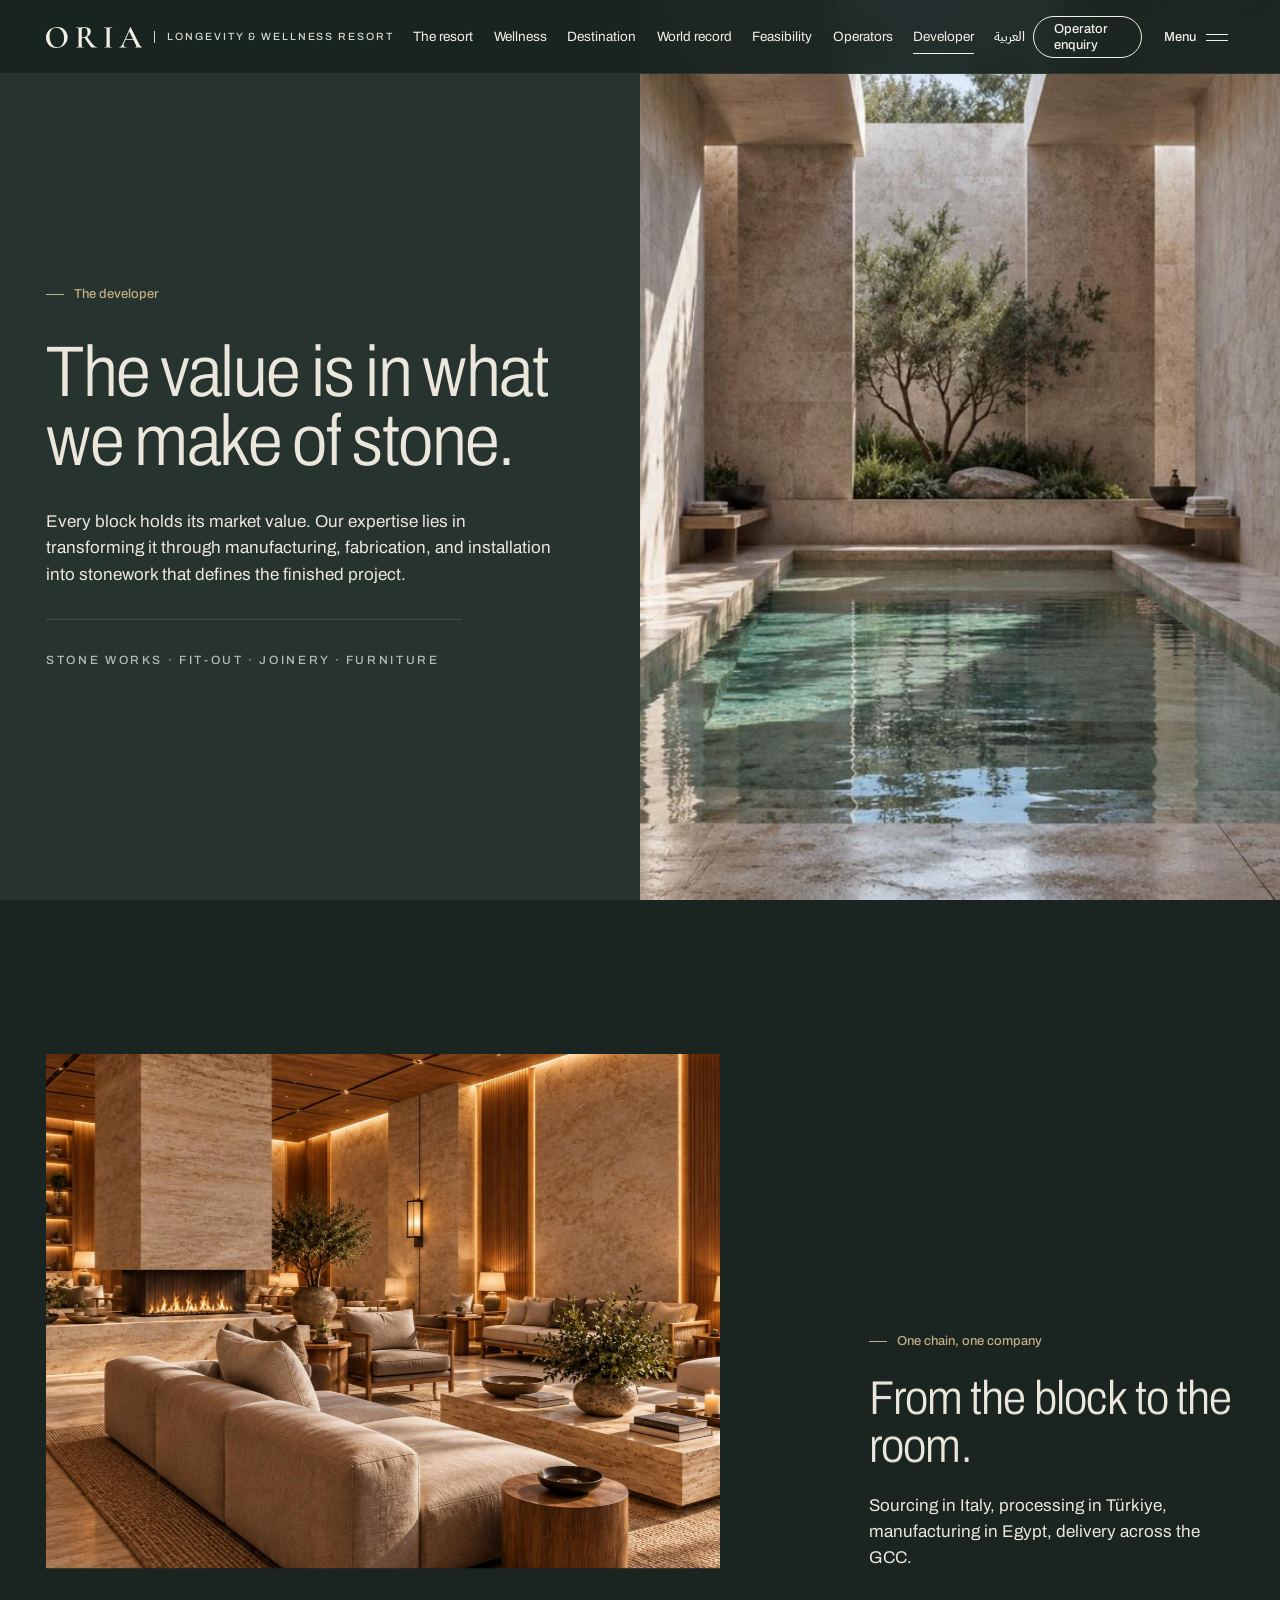
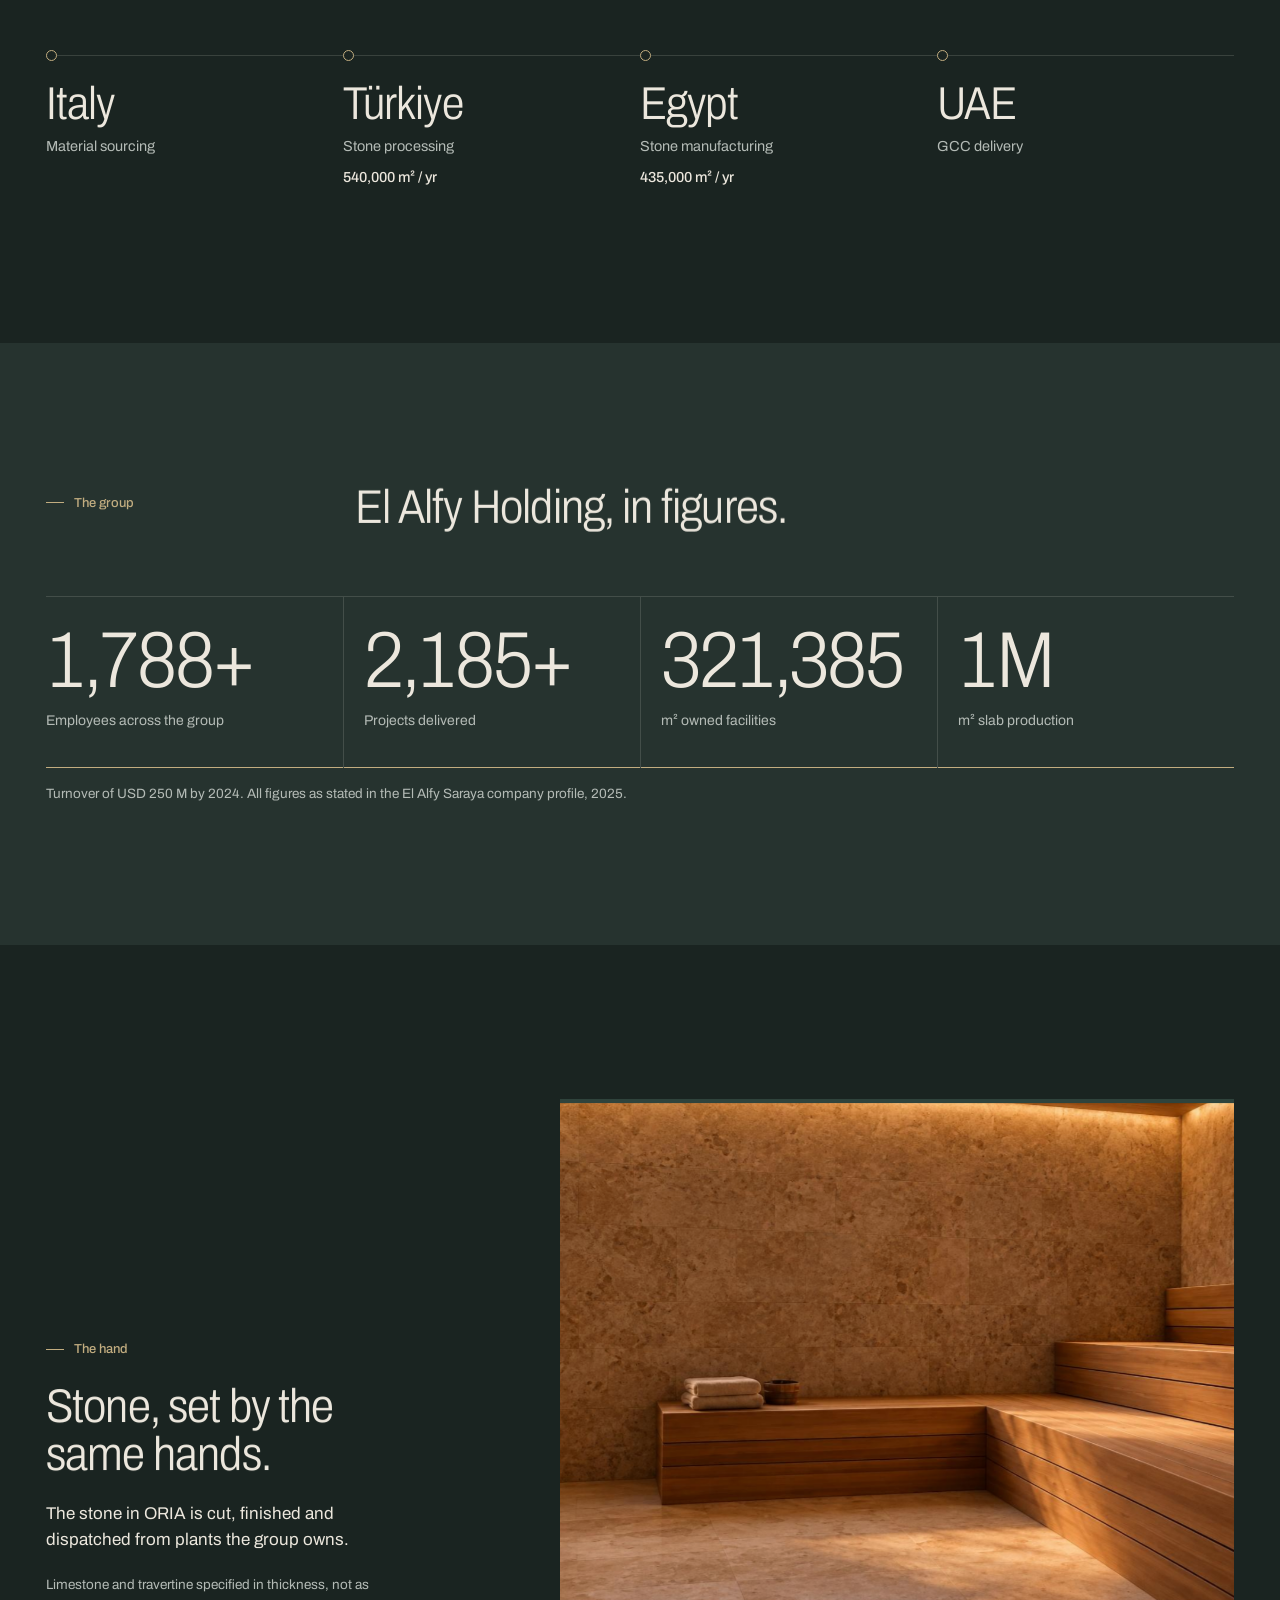
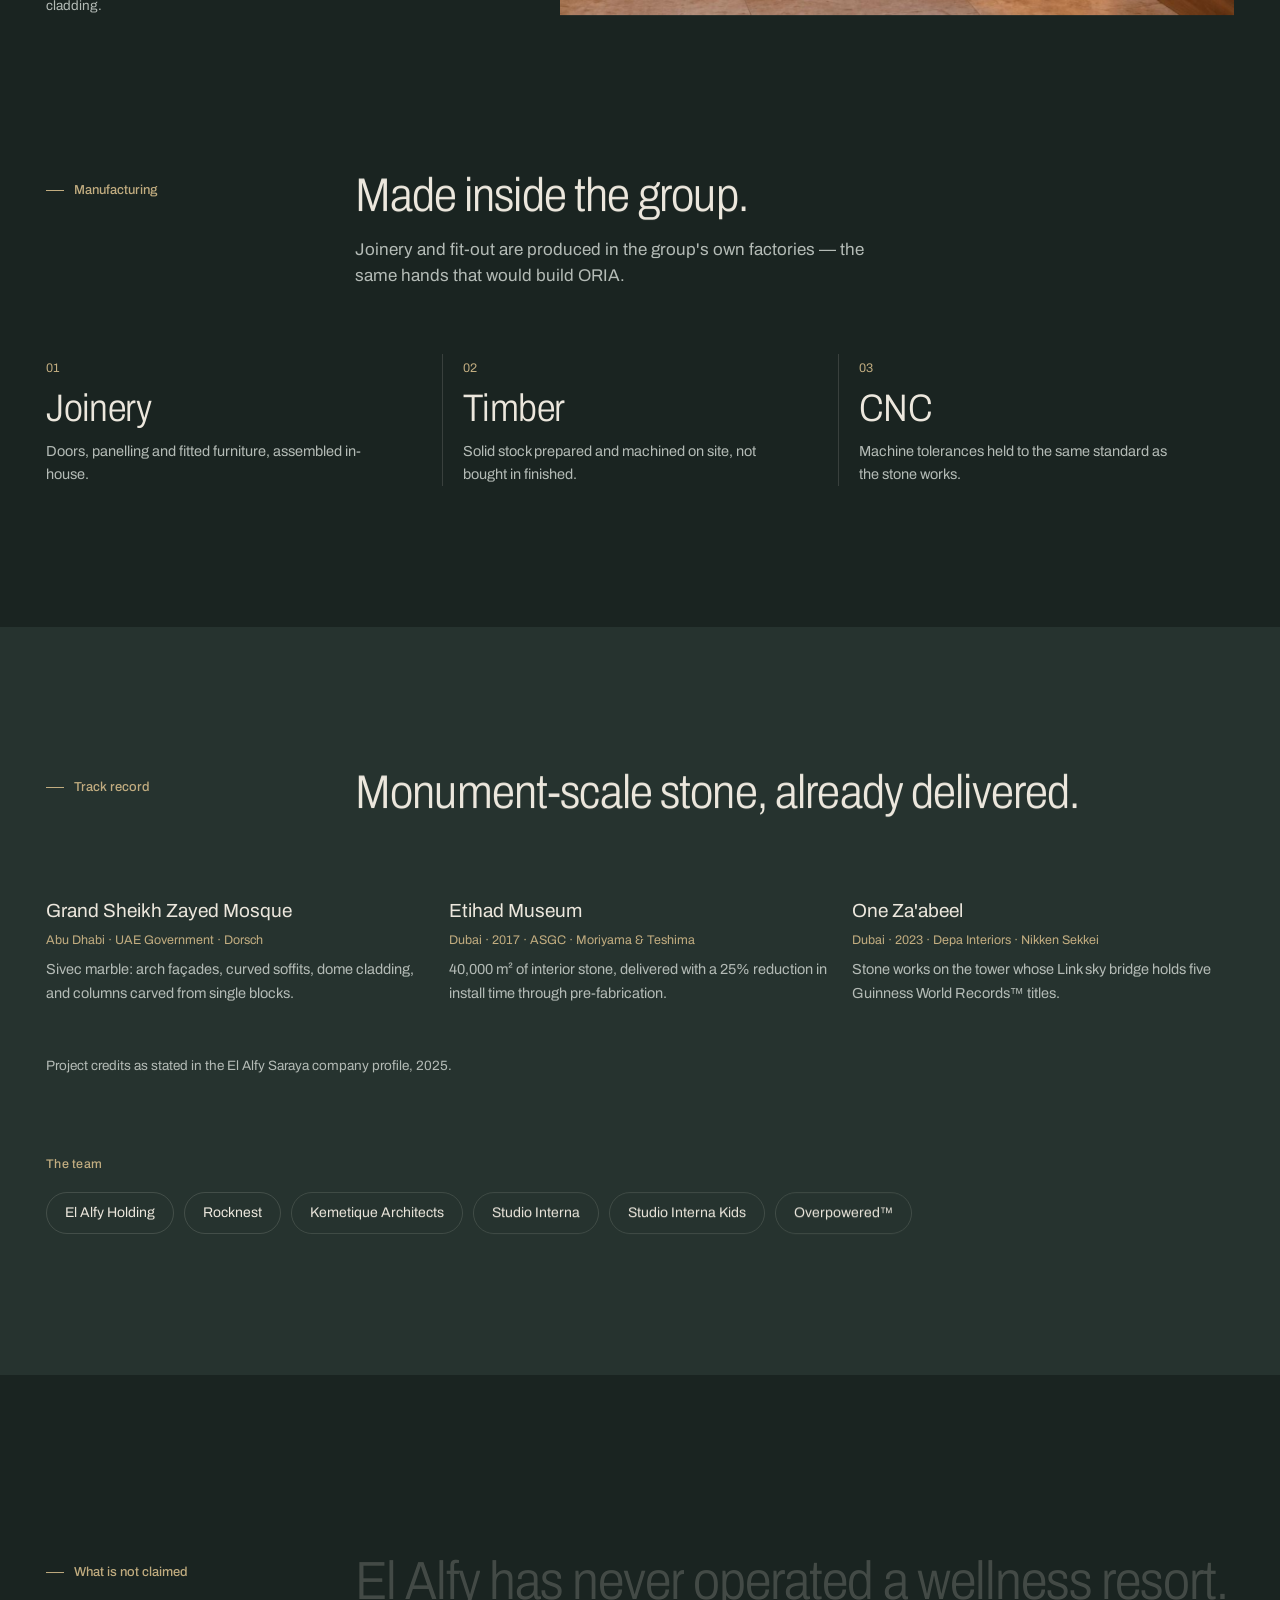
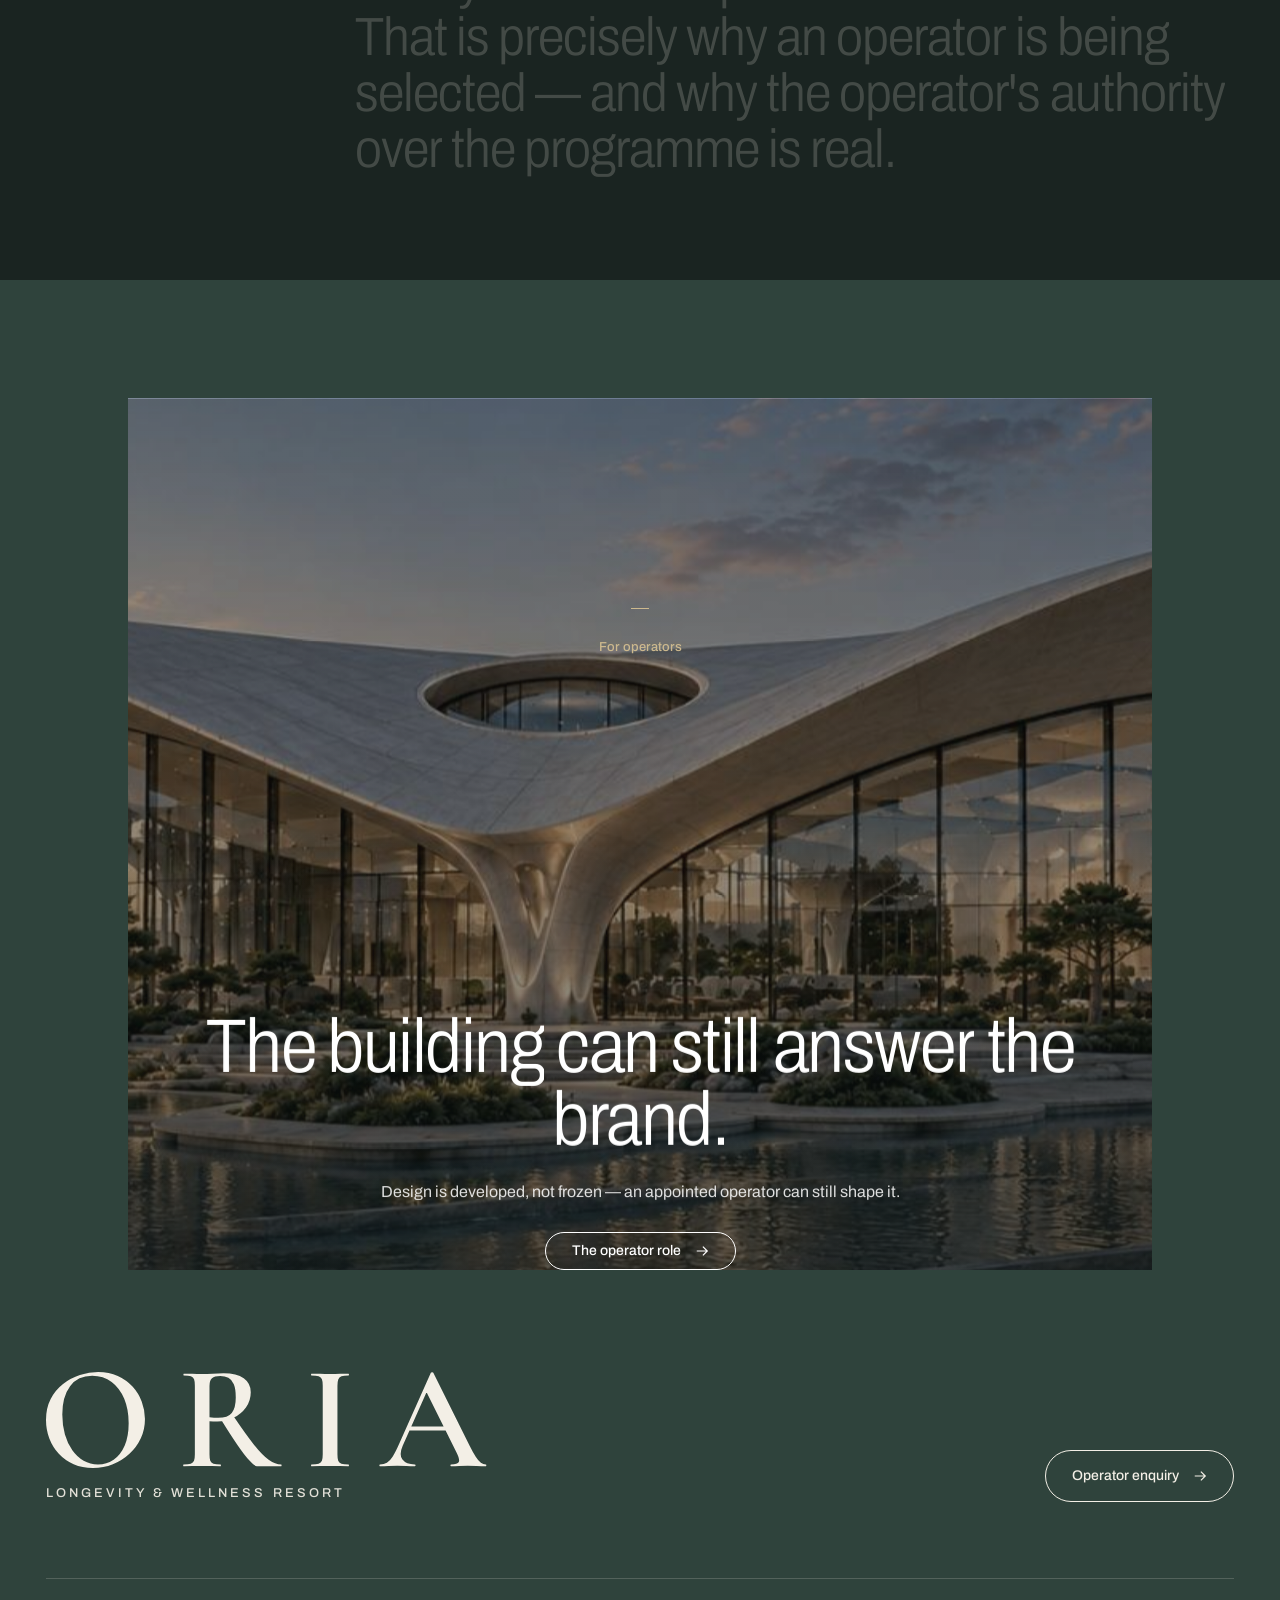
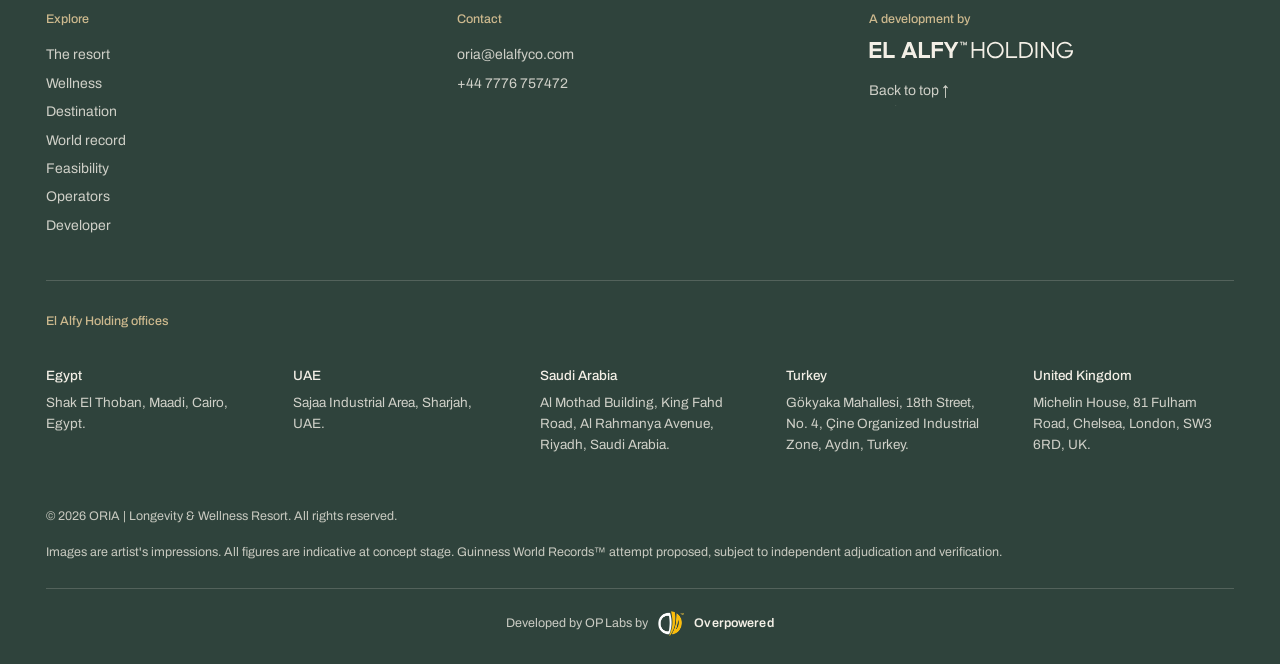
<file: developer.html>
<!DOCTYPE html>
<html lang="en">
<head>
<meta name="robots" content="noindex,nofollow,noarchive">
<meta charset="utf-8">
<meta name="viewport" content="width=device-width, initial-scale=1, viewport-fit=cover">
<script>(function(){var L="en";try{var q=(location.search.match(/[?&]lang=(ar|en)/)||[])[1];L=q||localStorage.getItem("oria-lang")||"en";if(q)localStorage.setItem("oria-lang",q);}catch(e){}window.ORIA_LANG=L;if(L==="ar"){document.documentElement.lang="ar";document.documentElement.dir="rtl";}})();</script>
<title>Developer — ORIA | Longevity &amp; Wellness Resort</title>
<meta name="description" content="ORIA — a thermal-led Longevity &amp; Wellness Resort in Egypt, developed by El Alfy Holding and seeking a specialist wellness brand or resort operator to run it. Includes a proposed Guinness World Records™ attempt.">
<link rel="preconnect" href="https://fonts.googleapis.com">
<link rel="preconnect" href="https://fonts.gstatic.com" crossorigin>
<link href="https://fonts.googleapis.com/css2?family=Archivo:wdth,wght@62..125,100..900&family=IBM+Plex+Sans+Arabic:wght@200;300;400;500;600&display=swap" rel="stylesheet">
<link rel="stylesheet" href="style.css">
</head>
<body>
<svg width="0" height="0" style="position:absolute" aria-hidden="true"><defs><symbol id="lg-star" viewBox="158 54 1683 1325"><path fill="currentColor" fill-rule="evenodd" d="M1010.0,1348.8C1011.6,1337.1 1013.9,1322.8 1015.1,1317.0C1016.2,1311.2 1018.0,1302.5 1018.9,1297.5C1022.5,1279.6 1029.4,1254.7 1036.1,1235.5C1047.2,1203.8 1051.3,1193.7 1063.5,1168.4C1117.5,1056.7 1205.9,960.7 1319.7,890.3C1323.4,887.9 1330.5,883.5 1335.5,880.3C1354.4,868.4 1411.8,839.1 1449.8,822.0C1481.5,807.8 1540.3,788.2 1584.5,777.1C1606.2,771.6 1639.1,764.5 1649.5,763.0C1653.9,762.4 1660.9,761.0 1665.0,760.0C1669.1,759.0 1675.2,757.9 1678.5,757.5C1681.8,757.2 1690.8,755.8 1698.5,754.5C1706.2,753.2 1719.2,751.4 1727.5,750.6C1735.8,749.8 1745.0,748.6 1748.0,748.0C1751.0,747.4 1762.5,746.3 1773.5,745.5C1822.1,741.9 1834.0,740.4 1835.5,738.0C1836.6,736.2 1828.2,735.2 1800.0,733.5C1784.3,732.6 1771.2,731.6 1770.9,731.5C1770.6,731.3 1760.3,730.2 1748.0,729.0C1735.7,727.8 1723.5,726.5 1720.8,726.0C1718.1,725.4 1709.0,724.1 1700.7,723.1C1692.3,722.0 1682.1,720.4 1678.0,719.5C1673.9,718.6 1667.1,717.5 1663.0,716.9C1658.9,716.4 1650.3,714.8 1644.0,713.5C1637.7,712.1 1626.9,709.9 1620.0,708.5C1599.3,704.2 1580.5,699.6 1559.0,693.5C1485.5,672.6 1454.2,660.9 1392.0,630.8C1304.9,588.6 1214.9,522.3 1165.7,464.0C1158.5,455.5 1149.6,445.1 1146.0,441.0C1112.2,402.3 1071.0,331.4 1053.6,282.0C1051.7,276.8 1049.2,270.0 1048.0,267.0C1042.1,252.5 1030.6,213.9 1026.8,196.0C1026.3,193.5 1024.3,184.3 1022.5,175.5C1016.1,145.2 1011.2,109.4 1009.5,81.0C1008.6,66.6 1006.6,58.1 1004.4,60.2C1003.4,61.2 1001.9,72.1 1001.0,85.3C998.7,116.4 994.5,145.3 987.4,179.0C986.0,185.3 984.4,193.4 983.6,197.0C974.6,241.0 951.3,305.0 930.1,343.8C911.1,378.4 881.6,421.5 858.0,449.0C837.0,473.4 793.0,517.5 780.7,526.3C777.5,528.6 768.5,535.2 760.7,541.0C730.5,563.4 700.7,583.7 679.5,596.4C647.5,615.5 624.8,627.6 600.0,638.8C568.9,652.9 545.3,662.7 523.5,670.5C518.0,672.5 509.9,675.4 505.5,677.0C475.2,687.9 416.3,703.8 386.5,709.1C380.4,710.1 371.2,711.9 366.0,713.1C323.7,722.2 248.2,731.4 198.5,733.5C185.3,734.1 171.8,735.5 167.6,736.7C161.5,738.5 178.2,741.3 204.0,743.0C239.4,745.2 250.8,746.1 264.5,748.1C272.2,749.2 282.6,750.5 287.5,751.1C303.7,753.0 337.9,758.3 364.0,763.0C381.2,766.1 435.3,779.3 464.0,787.4C488.2,794.2 527.7,808.6 555.5,820.7C563.8,824.3 573.4,828.5 577.0,830.0C584.2,833.0 638.6,860.3 646.5,864.8C649.2,866.4 655.1,869.7 659.5,872.2C686.2,887.0 746.6,928.3 769.5,947.4C804.9,976.9 843.5,1015.7 871.4,1050.0C915.9,1104.6 958.2,1180.5 974.3,1234.5C983.0,1263.7 988.6,1284.7 990.4,1295.0C991.3,1299.7 993.1,1308.9 994.4,1315.5C995.8,1322.1 997.8,1334.5 999.0,1343.0C1002.3,1368.0 1004.1,1375.3 1006.1,1371.7C1006.6,1370.9 1008.4,1360.6 1010.0,1348.8ZM989.0,1020.0C981.0,1019.6 970.9,1018.7 966.5,1018.2C962.1,1017.6 954.7,1016.6 950.0,1016.0C939.8,1014.6 912.9,1008.7 907.4,1006.6C905.3,1005.8 901.5,1004.6 899.0,1004.0C894.9,1002.9 883.8,998.8 871.5,993.8C814.2,970.4 762.2,924.6 733.0,872.0C718.4,845.8 706.3,808.5 701.9,776.5C700.4,765.9 700.4,722.1 701.8,709.2C705.1,680.3 716.9,641.0 729.7,616.5C749.7,578.3 786.6,537.2 821.0,514.8C853.8,493.5 896.3,474.8 924.0,469.5C927.6,468.8 935.0,467.3 940.5,466.2C981.7,457.5 1038.2,458.1 1077.0,467.6C1111.1,475.9 1140.1,486.8 1166.5,501.3C1209.5,524.8 1244.1,559.2 1271.4,605.5C1278.6,617.6 1293.7,651.7 1295.9,660.8C1296.4,662.8 1297.8,668.1 1298.9,672.5C1301.7,682.9 1304.6,703.4 1306.1,724.1C1309.7,773.2 1298.7,826.0 1275.8,869.0C1238.2,939.6 1182.1,984.1 1100.5,1007.9C1079.1,1014.1 1024.9,1021.6 1007.0,1020.8C1005.1,1020.8 997.0,1020.4 989.0,1020.0Z"/></symbol><symbol id="lg-letters" viewBox="47 1411 1949 345"><path fill="currentColor" fill-rule="evenodd" d="M277.7,1750.6C283.6,1749.8 291.6,1748.8 295.5,1748.5C299.4,1748.1 304.3,1747.2 306.5,1746.4C308.7,1745.7 313.4,1744.4 317.0,1743.6C369.1,1731.4 415.7,1695.3 437.5,1650.5C450.9,1623.0 454.3,1601.7 451.0,1566.5C448.8,1543.0 435.0,1513.6 416.1,1492.2C384.8,1456.7 344.2,1435.3 292.9,1427.4C212.4,1415.0 138.0,1441.0 92.3,1497.5C57.1,1541.0 50.7,1606.8 76.8,1655.3C105.4,1708.3 159.9,1742.7 226.6,1749.5C234.8,1750.4 241.9,1751.2 242.5,1751.5C245.0,1752.4 268.0,1751.9 277.7,1750.6ZM748.1,1743.1L750.5,1741.2L750.8,1596.3C751.0,1461.7 751.1,1451.4 752.7,1450.2C755.3,1448.3 848.3,1448.5 860.6,1450.5C873.0,1452.5 886.5,1456.2 892.5,1459.3C915.9,1471.1 927.9,1492.1 926.7,1519.0C925.4,1551.1 907.3,1572.2 873.7,1581.0C863.7,1583.6 859.8,1584.1 840.4,1584.9C828.4,1585.4 817.1,1585.6 815.5,1585.3C811.9,1584.8 807.2,1586.4 806.4,1588.5C805.2,1591.5 807.2,1594.7 816.6,1605.0C828.2,1617.7 851.9,1645.0 865.5,1661.5C870.9,1668.1 882.2,1681.3 890.5,1690.9C912.6,1716.5 923.5,1729.4 928.6,1736.1C935.5,1745.1 935.0,1745.0 963.8,1745.0C987.1,1745.0 988.8,1744.9 990.4,1743.1C993.0,1740.2 991.7,1737.5 984.1,1729.5C980.4,1725.7 974.0,1718.5 969.9,1713.5C965.9,1708.5 958.7,1700.2 953.9,1695.0C949.2,1689.8 934.2,1672.5 920.5,1656.5C888.0,1618.4 879.8,1609.1 876.1,1605.6C874.4,1603.9 873.0,1601.8 873.0,1600.8C873.0,1598.8 872.2,1599.0 892.3,1595.5C939.4,1587.4 967.9,1564.7 975.0,1529.9C983.6,1487.9 958.6,1453.2 909.5,1439.0C885.0,1432.0 870.1,1431.0 782.2,1431.0C705.3,1431.0 705.4,1431.0 703.6,1435.7C703.2,1436.6 702.9,1505.4 702.9,1588.5L703.0,1739.5L706.0,1742.2L709.0,1745.0L727.4,1745.0C744.0,1745.0 746.0,1744.8 748.1,1743.1ZM1297.1,1743.6C1301.1,1741.9 1301.1,1742.7 1301.7,1589.6C1302.4,1432.6 1302.4,1435.5 1297.7,1433.2C1295.5,1432.1 1280.8,1431.4 1266.7,1431.8C1259.9,1432.0 1258.6,1432.3 1256.5,1434.5L1254.0,1436.9L1254.0,1588.0C1254.0,1693.0 1254.3,1739.7 1255.1,1741.1C1255.7,1742.2 1257.0,1743.4 1258.2,1743.9C1260.6,1744.8 1294.9,1744.5 1297.1,1743.6ZM1989.6,1742.8C1992.1,1740.3 1991.0,1737.8 1981.0,1724.0C1976.0,1717.1 1968.9,1707.2 1965.1,1702.0C1961.4,1696.8 1954.6,1687.3 1950.0,1681.0C1945.4,1674.7 1936.2,1661.6 1929.5,1652.0C1909.2,1622.6 1896.2,1604.3 1882.0,1585.0C1874.5,1574.8 1866.3,1563.6 1863.8,1560.0C1853.9,1545.8 1837.1,1521.6 1829.0,1509.9C1824.3,1503.2 1817.1,1493.1 1813.0,1487.6C1808.9,1482.0 1799.4,1469.0 1792.0,1458.6C1767.7,1424.4 1769.0,1424.6 1748.5,1453.0C1737.1,1468.8 1737.4,1468.3 1710.9,1504.0C1699.6,1519.1 1688.7,1534.0 1686.5,1537.0C1684.3,1540.0 1672.7,1555.8 1660.5,1572.0C1648.4,1588.3 1636.8,1604.0 1634.8,1607.0C1632.8,1610.0 1626.2,1618.6 1620.3,1626.0C1614.4,1633.5 1606.7,1643.6 1603.3,1648.5C1589.0,1669.0 1565.0,1701.6 1544.1,1728.9C1536.1,1739.3 1536.1,1739.1 1539.0,1742.0C1541.7,1744.7 1557.3,1744.9 1560.7,1742.2C1561.9,1741.3 1568.0,1733.5 1574.2,1725.0C1580.4,1716.5 1588.4,1705.5 1592.0,1700.6C1595.6,1695.7 1603.7,1684.9 1610.0,1676.6C1616.3,1668.3 1624.4,1657.5 1628.0,1652.5C1631.5,1647.5 1639.8,1636.1 1646.5,1627.0C1660.0,1608.8 1678.5,1583.3 1687.0,1571.5C1690.0,1567.3 1699.9,1553.8 1709.0,1541.6C1718.1,1529.4 1729.8,1513.6 1735.1,1506.4C1745.9,1492.0 1747.1,1490.7 1749.4,1491.6C1751.0,1492.2 1759.7,1503.9 1772.5,1522.5C1776.3,1528.0 1783.8,1538.4 1789.1,1545.6C1794.4,1552.8 1803.6,1565.8 1809.6,1574.6C1815.5,1583.3 1824.9,1596.8 1830.5,1604.5C1836.0,1612.2 1846.2,1626.6 1853.0,1636.5C1859.8,1646.4 1868.3,1658.5 1871.9,1663.5C1875.5,1668.5 1881.4,1676.8 1885.0,1682.0C1910.2,1718.1 1927.3,1741.2 1930.5,1743.2C1934.8,1745.8 1986.9,1745.5 1989.6,1742.8ZM230.0,1733.0C228.1,1732.6 221.4,1731.1 215.2,1729.6C177.5,1721.0 139.6,1690.5 122.0,1654.5C106.4,1622.7 102.8,1575.2 113.3,1541.5C126.4,1499.7 154.6,1468.9 194.6,1452.7C199.7,1450.7 204.2,1449.0 204.8,1449.0C205.3,1449.0 208.6,1448.1 212.1,1446.9C227.0,1442.2 264.5,1440.0 282.5,1442.9C304.6,1446.5 329.7,1457.0 347.5,1470.2C392.7,1503.7 412.0,1556.2 401.6,1617.5C396.2,1649.2 384.6,1671.4 362.3,1693.1C341.4,1713.4 320.7,1724.5 292.5,1730.6C281.8,1733.0 278.0,1733.3 257.0,1733.6C244.1,1733.7 231.9,1733.5 230.0,1733.0Z"/></symbol><symbol id="lg-full" viewBox="47 54 1949 1702"><path fill="currentColor" fill-rule="evenodd" d="M277.7,1750.6C283.6,1749.8 291.6,1748.8 295.5,1748.5C299.4,1748.1 304.3,1747.2 306.5,1746.4C308.7,1745.7 313.4,1744.4 317.0,1743.6C369.1,1731.4 415.7,1695.3 437.5,1650.5C450.9,1623.0 454.3,1601.7 451.0,1566.5C448.8,1543.0 435.0,1513.6 416.1,1492.2C384.8,1456.7 344.2,1435.3 292.9,1427.4C212.4,1415.0 138.0,1441.0 92.3,1497.5C57.1,1541.0 50.7,1606.8 76.8,1655.3C105.4,1708.3 159.9,1742.7 226.6,1749.5C234.8,1750.4 241.9,1751.2 242.5,1751.5C245.0,1752.4 268.0,1751.9 277.7,1750.6ZM748.1,1743.1L750.5,1741.2L750.8,1596.3C751.0,1461.7 751.1,1451.4 752.7,1450.2C755.3,1448.3 848.3,1448.5 860.6,1450.5C873.0,1452.5 886.5,1456.2 892.5,1459.3C915.9,1471.1 927.9,1492.1 926.7,1519.0C925.4,1551.1 907.3,1572.2 873.7,1581.0C863.7,1583.6 859.8,1584.1 840.4,1584.9C828.4,1585.4 817.1,1585.6 815.5,1585.3C811.9,1584.8 807.2,1586.4 806.4,1588.5C805.2,1591.5 807.2,1594.7 816.6,1605.0C828.2,1617.7 851.9,1645.0 865.5,1661.5C870.9,1668.1 882.2,1681.3 890.5,1690.9C912.6,1716.5 923.5,1729.4 928.6,1736.1C935.5,1745.1 935.0,1745.0 963.8,1745.0C987.1,1745.0 988.8,1744.9 990.4,1743.1C993.0,1740.2 991.7,1737.5 984.1,1729.5C980.4,1725.7 974.0,1718.5 969.9,1713.5C965.9,1708.5 958.7,1700.2 953.9,1695.0C949.2,1689.8 934.2,1672.5 920.5,1656.5C888.0,1618.4 879.8,1609.1 876.1,1605.6C874.4,1603.9 873.0,1601.8 873.0,1600.8C873.0,1598.8 872.2,1599.0 892.3,1595.5C939.4,1587.4 967.9,1564.7 975.0,1529.9C983.6,1487.9 958.6,1453.2 909.5,1439.0C885.0,1432.0 870.1,1431.0 782.2,1431.0C705.3,1431.0 705.4,1431.0 703.6,1435.7C703.2,1436.6 702.9,1505.4 702.9,1588.5L703.0,1739.5L706.0,1742.2L709.0,1745.0L727.4,1745.0C744.0,1745.0 746.0,1744.8 748.1,1743.1ZM1297.1,1743.6C1301.1,1741.9 1301.1,1742.7 1301.7,1589.6C1302.4,1432.6 1302.4,1435.5 1297.7,1433.2C1295.5,1432.1 1280.8,1431.4 1266.7,1431.8C1259.9,1432.0 1258.6,1432.3 1256.5,1434.5L1254.0,1436.9L1254.0,1588.0C1254.0,1693.0 1254.3,1739.7 1255.1,1741.1C1255.7,1742.2 1257.0,1743.4 1258.2,1743.9C1260.6,1744.8 1294.9,1744.5 1297.1,1743.6ZM1989.6,1742.8C1992.1,1740.3 1991.0,1737.8 1981.0,1724.0C1976.0,1717.1 1968.9,1707.2 1965.1,1702.0C1961.4,1696.8 1954.6,1687.3 1950.0,1681.0C1945.4,1674.7 1936.2,1661.6 1929.5,1652.0C1909.2,1622.6 1896.2,1604.3 1882.0,1585.0C1874.5,1574.8 1866.3,1563.6 1863.8,1560.0C1853.9,1545.8 1837.1,1521.6 1829.0,1509.9C1824.3,1503.2 1817.1,1493.1 1813.0,1487.6C1808.9,1482.0 1799.4,1469.0 1792.0,1458.6C1767.7,1424.4 1769.0,1424.6 1748.5,1453.0C1737.1,1468.8 1737.4,1468.3 1710.9,1504.0C1699.6,1519.1 1688.7,1534.0 1686.5,1537.0C1684.3,1540.0 1672.7,1555.8 1660.5,1572.0C1648.4,1588.3 1636.8,1604.0 1634.8,1607.0C1632.8,1610.0 1626.2,1618.6 1620.3,1626.0C1614.4,1633.5 1606.7,1643.6 1603.3,1648.5C1589.0,1669.0 1565.0,1701.6 1544.1,1728.9C1536.1,1739.3 1536.1,1739.1 1539.0,1742.0C1541.7,1744.7 1557.3,1744.9 1560.7,1742.2C1561.9,1741.3 1568.0,1733.5 1574.2,1725.0C1580.4,1716.5 1588.4,1705.5 1592.0,1700.6C1595.6,1695.7 1603.7,1684.9 1610.0,1676.6C1616.3,1668.3 1624.4,1657.5 1628.0,1652.5C1631.5,1647.5 1639.8,1636.1 1646.5,1627.0C1660.0,1608.8 1678.5,1583.3 1687.0,1571.5C1690.0,1567.3 1699.9,1553.8 1709.0,1541.6C1718.1,1529.4 1729.8,1513.6 1735.1,1506.4C1745.9,1492.0 1747.1,1490.7 1749.4,1491.6C1751.0,1492.2 1759.7,1503.9 1772.5,1522.5C1776.3,1528.0 1783.8,1538.4 1789.1,1545.6C1794.4,1552.8 1803.6,1565.8 1809.6,1574.6C1815.5,1583.3 1824.9,1596.8 1830.5,1604.5C1836.0,1612.2 1846.2,1626.6 1853.0,1636.5C1859.8,1646.4 1868.3,1658.5 1871.9,1663.5C1875.5,1668.5 1881.4,1676.8 1885.0,1682.0C1910.2,1718.1 1927.3,1741.2 1930.5,1743.2C1934.8,1745.8 1986.9,1745.5 1989.6,1742.8ZM230.0,1733.0C228.1,1732.6 221.4,1731.1 215.2,1729.6C177.5,1721.0 139.6,1690.5 122.0,1654.5C106.4,1622.7 102.8,1575.2 113.3,1541.5C126.4,1499.7 154.6,1468.9 194.6,1452.7C199.7,1450.7 204.2,1449.0 204.8,1449.0C205.3,1449.0 208.6,1448.1 212.1,1446.9C227.0,1442.2 264.5,1440.0 282.5,1442.9C304.6,1446.5 329.7,1457.0 347.5,1470.2C392.7,1503.7 412.0,1556.2 401.6,1617.5C396.2,1649.2 384.6,1671.4 362.3,1693.1C341.4,1713.4 320.7,1724.5 292.5,1730.6C281.8,1733.0 278.0,1733.3 257.0,1733.6C244.1,1733.7 231.9,1733.5 230.0,1733.0ZM1010.0,1348.8C1011.6,1337.1 1013.9,1322.8 1015.1,1317.0C1016.2,1311.2 1018.0,1302.5 1018.9,1297.5C1022.5,1279.6 1029.4,1254.7 1036.1,1235.5C1047.2,1203.8 1051.3,1193.7 1063.5,1168.4C1117.5,1056.7 1205.9,960.7 1319.7,890.3C1323.4,887.9 1330.5,883.5 1335.5,880.3C1354.4,868.4 1411.8,839.1 1449.8,822.0C1481.5,807.8 1540.3,788.2 1584.5,777.1C1606.2,771.6 1639.1,764.5 1649.5,763.0C1653.9,762.4 1660.9,761.0 1665.0,760.0C1669.1,759.0 1675.2,757.9 1678.5,757.5C1681.8,757.2 1690.8,755.8 1698.5,754.5C1706.2,753.2 1719.2,751.4 1727.5,750.6C1735.8,749.8 1745.0,748.6 1748.0,748.0C1751.0,747.4 1762.5,746.3 1773.5,745.5C1822.1,741.9 1834.0,740.4 1835.5,738.0C1836.6,736.2 1828.2,735.2 1800.0,733.5C1784.3,732.6 1771.2,731.6 1770.9,731.5C1770.6,731.3 1760.3,730.2 1748.0,729.0C1735.7,727.8 1723.5,726.5 1720.8,726.0C1718.1,725.4 1709.0,724.1 1700.7,723.1C1692.3,722.0 1682.1,720.4 1678.0,719.5C1673.9,718.6 1667.1,717.5 1663.0,716.9C1658.9,716.4 1650.3,714.8 1644.0,713.5C1637.7,712.1 1626.9,709.9 1620.0,708.5C1599.3,704.2 1580.5,699.6 1559.0,693.5C1485.5,672.6 1454.2,660.9 1392.0,630.8C1304.9,588.6 1214.9,522.3 1165.7,464.0C1158.5,455.5 1149.6,445.1 1146.0,441.0C1112.2,402.3 1071.0,331.4 1053.6,282.0C1051.7,276.8 1049.2,270.0 1048.0,267.0C1042.1,252.5 1030.6,213.9 1026.8,196.0C1026.3,193.5 1024.3,184.3 1022.5,175.5C1016.1,145.2 1011.2,109.4 1009.5,81.0C1008.6,66.6 1006.6,58.1 1004.4,60.2C1003.4,61.2 1001.9,72.1 1001.0,85.3C998.7,116.4 994.5,145.3 987.4,179.0C986.0,185.3 984.4,193.4 983.6,197.0C974.6,241.0 951.3,305.0 930.1,343.8C911.1,378.4 881.6,421.5 858.0,449.0C837.0,473.4 793.0,517.5 780.7,526.3C777.5,528.6 768.5,535.2 760.7,541.0C730.5,563.4 700.7,583.7 679.5,596.4C647.5,615.5 624.8,627.6 600.0,638.8C568.9,652.9 545.3,662.7 523.5,670.5C518.0,672.5 509.9,675.4 505.5,677.0C475.2,687.9 416.3,703.8 386.5,709.1C380.4,710.1 371.2,711.9 366.0,713.1C323.7,722.2 248.2,731.4 198.5,733.5C185.3,734.1 171.8,735.5 167.6,736.7C161.5,738.5 178.2,741.3 204.0,743.0C239.4,745.2 250.8,746.1 264.5,748.1C272.2,749.2 282.6,750.5 287.5,751.1C303.7,753.0 337.9,758.3 364.0,763.0C381.2,766.1 435.3,779.3 464.0,787.4C488.2,794.2 527.7,808.6 555.5,820.7C563.8,824.3 573.4,828.5 577.0,830.0C584.2,833.0 638.6,860.3 646.5,864.8C649.2,866.4 655.1,869.7 659.5,872.2C686.2,887.0 746.6,928.3 769.5,947.4C804.9,976.9 843.5,1015.7 871.4,1050.0C915.9,1104.6 958.2,1180.5 974.3,1234.5C983.0,1263.7 988.6,1284.7 990.4,1295.0C991.3,1299.7 993.1,1308.9 994.4,1315.5C995.8,1322.1 997.8,1334.5 999.0,1343.0C1002.3,1368.0 1004.1,1375.3 1006.1,1371.7C1006.6,1370.9 1008.4,1360.6 1010.0,1348.8ZM989.0,1020.0C981.0,1019.6 970.9,1018.7 966.5,1018.2C962.1,1017.6 954.7,1016.6 950.0,1016.0C939.8,1014.6 912.9,1008.7 907.4,1006.6C905.3,1005.8 901.5,1004.6 899.0,1004.0C894.9,1002.9 883.8,998.8 871.5,993.8C814.2,970.4 762.2,924.6 733.0,872.0C718.4,845.8 706.3,808.5 701.9,776.5C700.4,765.9 700.4,722.1 701.8,709.2C705.1,680.3 716.9,641.0 729.7,616.5C749.7,578.3 786.6,537.2 821.0,514.8C853.8,493.5 896.3,474.8 924.0,469.5C927.6,468.8 935.0,467.3 940.5,466.2C981.7,457.5 1038.2,458.1 1077.0,467.6C1111.1,475.9 1140.1,486.8 1166.5,501.3C1209.5,524.8 1244.1,559.2 1271.4,605.5C1278.6,617.6 1293.7,651.7 1295.9,660.8C1296.4,662.8 1297.8,668.1 1298.9,672.5C1301.7,682.9 1304.6,703.4 1306.1,724.1C1309.7,773.2 1298.7,826.0 1275.8,869.0C1238.2,939.6 1182.1,984.1 1100.5,1007.9C1079.1,1014.1 1024.9,1021.6 1007.0,1020.8C1005.1,1020.8 997.0,1020.4 989.0,1020.0Z"/></symbol>
<g>
<g id="eag-0-0">
<path d="M 81.671875 -18.453125 L 28.59375 -18.453125 L 28.59375 -41.4375 L 79.40625 -41.4375 L 79.40625 -59.4375 L 28.59375 -59.4375 L 28.59375 -81.0625 L 80.921875 -81.0625 L 80.921875 -99.515625 L 8.625 -99.515625 L 8.625 0 L 81.671875 0 Z M 81.671875 -18.453125 "/>
</g>
<g id="eag-0-1">
<path d="M 77.890625 -18.75 L 28.59375 -18.75 L 28.59375 -99.515625 L 8.625 -99.515625 L 8.625 0 L 77.890625 0 Z M 77.890625 -18.75 "/>
</g>
<g id="eag-0-2">
</g>
<g id="eag-0-3">
<path d="M 0.609375 0 L 22.390625 0 L 29.640625 -18.609375 L 71.390625 -18.609375 L 78.65625 0 L 100.4375 0 L 61.859375 -99.515625 L 39.171875 -99.515625 Z M 50.359375 -75.78125 L 50.671875 -75.78125 L 65.03125 -35.546875 L 36.15625 -35.546875 Z M 50.359375 -75.78125 "/>
</g>
<g id="eag-0-4">
<path d="M 28.59375 -41.4375 L 77.890625 -41.4375 L 77.890625 -59.4375 L 28.59375 -59.4375 L 28.59375 -81.0625 L 79.25 -81.0625 L 79.25 -99.515625 L 8.625 -99.515625 L 8.625 0 L 28.59375 0 Z M 28.59375 -41.4375 "/>
</g>
<g id="eag-0-5">
<path d="M 36.453125 0 L 56.421875 0 L 56.421875 -37.0625 L 91.953125 -99.515625 L 70.1875 -99.515625 L 46.4375 -55.8125 L 22.6875 -99.515625 L 1.0625 -99.515625 L 36.453125 -37.0625 Z M 36.453125 0 "/>
</g>
<g id="eag-1-0">
<path d="M 17.96875 -21.65625 L 0.453125 -21.65625 L 0.453125 -17.578125 L 7.046875 -17.578125 L 7.046875 0 L 11.390625 0 L 11.390625 -17.578125 L 17.96875 -17.578125 Z M 17.96875 -21.65625 "/>
</g>
<g id="eag-1-1">
<path d="M 1.609375 0 L 6.03125 0 L 6.6875 -7.375 L 7.078125 -14.953125 L 12.21875 -0.625 L 16.265625 -0.625 L 21.328125 -14.90625 L 21.40625 -14.71875 L 21.796875 -7.375 L 22.453125 0 L 26.859375 0 L 24.921875 -21.65625 L 20.1875 -21.65625 L 14.25 -6.453125 L 14.1875 -6.453125 L 8.265625 -21.65625 L 3.5625 -21.65625 Z M 1.609375 0 "/>
</g>
<g id="eag-2-0">
<path d="M 11.34375 0 L 22.6875 0 L 22.6875 -45.828125 L 78.796875 -45.828125 L 78.796875 0 L 90.140625 0 L 90.140625 -99.515625 L 78.796875 -99.515625 L 78.796875 -56.5625 L 22.6875 -56.5625 L 22.6875 -99.515625 L 11.34375 -99.515625 Z M 11.34375 0 "/>
</g>
<g id="eag-2-1">
<path d="M 5.4375 -49.609375 C 5.4375 -21.171875 28.890625 2.125 57.46875 2.125 C 86.0625 2.125 109.5 -21.171875 109.5 -49.609375 C 109.5 -78.34375 86.0625 -101.640625 57.46875 -101.640625 C 28.890625 -101.640625 5.4375 -78.34375 5.4375 -49.609375 Z M 16.78125 -49.609375 C 16.78125 -72.140625 35.09375 -90.296875 57.46875 -90.296875 C 79.703125 -90.296875 98.015625 -72.140625 98.015625 -49.609375 C 98.015625 -27.375 79.703125 -9.21875 57.46875 -9.21875 C 35.09375 -9.21875 16.78125 -27.375 16.78125 -49.609375 Z M 16.78125 -49.609375 "/>
</g>
<g id="eag-2-2">
<path d="M 78.796875 -10.734375 L 22.6875 -10.734375 L 22.6875 -99.515625 L 11.34375 -99.515625 L 11.34375 0 L 78.796875 0 Z M 78.796875 -10.734375 "/>
</g>
<g id="eag-2-3">
<path d="M 45.828125 -88.78125 C 69.875 -88.78125 84.09375 -70.9375 84.09375 -49.765625 C 84.09375 -28.59375 69.875 -10.734375 45.828125 -10.734375 L 22.6875 -10.734375 L 22.6875 -88.78125 Z M 45.828125 0 C 76.078125 0 95.59375 -22.390625 95.59375 -49.765625 C 95.59375 -77.140625 76.078125 -99.515625 45.828125 -99.515625 L 11.34375 -99.515625 L 11.34375 0 Z M 45.828125 0 "/>
</g>
<g id="eag-2-4">
<path d="M 22.6875 -99.515625 L 11.34375 -99.515625 L 11.34375 0 L 22.6875 0 Z M 22.6875 -99.515625 "/>
</g>
<g id="eag-2-5">
<path d="M 11.34375 0 L 22.6875 0 L 22.6875 -81.671875 L 79.40625 0 L 91.5 0 L 91.5 -99.515625 L 80.15625 -99.515625 L 80.15625 -18 L 23.4375 -99.515625 L 11.34375 -99.515625 Z M 11.34375 0 "/>
</g>
<g id="eag-2-6">
<path d="M 107.6875 -49 L 57.328125 -49 L 57.328125 -38.265625 L 95.59375 -38.265625 C 92.5625 -18.296875 76.53125 -9.21875 57.328125 -9.21875 C 34.9375 -9.21875 16.640625 -27.375 16.640625 -49.609375 C 16.640625 -72.140625 34.9375 -90.296875 57.328125 -90.296875 C 71.6875 -90.296875 84.25 -82.734375 91.5 -71.390625 L 101.03125 -77.59375 C 91.8125 -92.109375 75.625 -101.640625 57.328125 -101.640625 C 28.734375 -101.640625 5.296875 -78.34375 5.296875 -49.609375 C 5.296875 -21.171875 28.734375 2.125 57.328125 2.125 C 88.03125 2.125 106.9375 -17.390625 107.6875 -45.21875 Z M 107.6875 -49 "/>
</g>
</g>
<symbol id="ea-logo" viewBox="94 97 1274 112">
<g fill="currentColor" fill-opacity="1">
<use href="#eag-0-0" x="89.3237" y="202.7886"/>
<use href="#eag-0-1" x="176.145103" y="202.7886"/>
<use href="#eag-0-2" x="256.15995" y="202.7886"/>
<use href="#eag-0-3" x="293.97415" y="202.7886"/>
<use href="#eag-0-1" x="395.769977" y="202.7886"/>
<use href="#eag-0-4" x="475.784824" y="202.7886"/>
<use href="#eag-0-5" x="558.21978" y="202.7886"/>
</g>
<g fill="currentColor" fill-opacity="1">
<use href="#eag-1-0" x="659.1021" y="123.6934"/>
<use href="#eag-1-1" x="677.244546" y="123.6934"/>
</g>
<g fill="currentColor" fill-opacity="1">
<use href="#eag-2-0" x="721.4502" y="202.7891"/>
<use href="#eag-2-1" x="822.489742" y="202.7891"/>
<use href="#eag-2-2" x="936.839883" y="202.7891"/>
</g>
<g fill="currentColor" fill-opacity="1">
<use href="#eag-2-3" x="1018.518555" y="202.7891"/>
<use href="#eag-2-4" x="1118.95307" y="202.7891"/>
</g>
<g fill="currentColor" fill-opacity="1">
<use href="#eag-2-5" x="1153.137107" y="202.7891"/>
<use href="#eag-2-6" x="1255.689218" y="202.7891"/>
</g>
</symbol><symbol id="lg-word" viewBox="49 -636 2974 648"><path fill="currentColor" d="M366 12Q294 12 235.5 -13.5Q177 -39 135.5 -84.0Q94 -129 71.5 -187.5Q49 -246 49 -312Q49 -393 80.5 -454.0Q112 -515 164.0 -555.5Q216 -596 278.0 -616.0Q340 -636 401 -636Q475 -636 533.5 -609.5Q592 -583 633.0 -538.0Q674 -493 695.5 -436.0Q717 -379 717 -319Q717 -249 689.0 -189.0Q661 -129 612.5 -84.0Q564 -39 500.5 -13.5Q437 12 366 12ZM399.66009521484375 -11.89984130859375Q458.74053955078125 -11.89984130859375 505.6009521484375 -44.009857177734375Q552.4613647460938 -76.119873046875 579.7216186523438 -138.44992065429688Q606.9818725585938 -200.77996826171875 606.9818725585938 -290.22003173828125Q606.9818725585938 -382.880126953125 577.1116027832031 -454.9901428222656Q547.2413330078125 -527.1001586914062 492.160888671875 -568.6001586914062Q437.0804443359375 -610.1001586914062 360.5599365234375 -610.1001586914062Q264.05914306640625 -610.1001586914062 211.53863525390625 -540.4400634765625Q159.01812744140625 -470.77996826171875 159.01812744140625 -348.33990478515625Q159.01812744140625 -276.0 176.78823852539062 -214.5Q194.558349609375 -153.0 226.818603515625 -107.27996826171875Q259.078857421875 -61.5599365234375 303.1092224121094 -36.729888916015625Q347.13958740234375 -11.89984130859375 399.66009521484375 -11.89984130859375ZM1472.6009521484375 0.0Q1457.160888671875 0.0 1422.4507141113281 -37.830047607421875Q1387.7405395507812 -75.66009521484375 1338.9802856445312 -146.99014282226562Q1290.2200317382812 -218.3201904296875 1229.23974609375 -317.3201904296875L1311.558349609375 -342.45977783203125Q1392.8785400390625 -221.45977783203125 1450.1486511230469 -148.78982543945312Q1507.4187622070312 -76.119873046875 1551.8588256835938 -44.0599365234375Q1596.2988891601562 -12.0 1636.958984375 -12.0Q1639.1790161132812 -12.0 1639.1790161132812 -6.0Q1639.1790161132812 0.0 1636.958984375 0.0Q1572.4597778320312 0.0 1531.8702697753906 0.0Q1491.28076171875 0.0 1472.6009521484375 0.0ZM1247.4794921875 -628.0Q1336.1790161132812 -628.0 1383.69873046875 -593.7298889160156Q1431.2184448242188 -559.4597778320312 1431.2184448242188 -499.6798095703125Q1431.2184448242188 -442.0 1398.6585083007812 -397.0500793457031Q1366.0985717773438 -352.10015869140625 1314.5985717773438 -327.10015869140625Q1263.0985717773438 -302.10015869140625 1204.9984130859375 -302.10015869140625Q1192.0985717773438 -302.10015869140625 1178.1486511230469 -302.3201904296875Q1164.19873046875 -302.54022216796875 1152.6387939453125 -303.54022216796875V-81.0Q1152.6387939453125 -52.0 1157.8588256835938 -37.0Q1163.078857421875 -22.0 1179.0690002441406 -17.0Q1195.0591430664062 -12.0 1227.599365234375 -12.0Q1229.8193969726562 -12.0 1229.8193969726562 -6.0Q1229.8193969726562 0.0 1227.599365234375 0.0Q1202.0394287109375 0.0 1170.8095397949219 -1.0Q1139.5796508789062 -2.0 1102.23974609375 -2.0Q1067.119873046875 -2.0 1035.1699523925781 -1.0Q1003.2200317382812 0.0 977.6600952148438 0.0Q974.880126953125 0.0 974.880126953125 -6.0Q974.880126953125 -12.0 977.6600952148438 -12.0Q1010.2003173828125 -12.0 1026.1904602050781 -17.0Q1042.1806030273438 -22.0 1048.0106506347656 -37.0Q1053.8406982421875 -52.0 1053.8406982421875 -81.0V-544.0Q1053.8406982421875 -573.0 1048.5106506347656 -587.5Q1043.1806030273438 -602.0 1027.3004760742188 -607.5Q1011.4203491210938 -613.0 978.880126953125 -613.0Q976.6600952148438 -613.0 976.6600952148438 -619.0Q976.6600952148438 -625.0 978.880126953125 -625.0Q1004.2200317382812 -625.0 1035.6699523925781 -623.5Q1067.119873046875 -622.0 1102.23974609375 -622.0Q1134.7996826171875 -622.0 1174.6297302246094 -625.0Q1214.4597778320312 -628.0 1247.4794921875 -628.0ZM1329.9802856445312 -464.10015869140625Q1329.9802856445312 -522.0 1316.7701110839844 -553.2200317382812Q1303.5599365234375 -584.4400634765625 1280.0295715332031 -596.6001586914062Q1256.4992065429688 -608.76025390625 1225.318603515625 -608.76025390625Q1186.19873046875 -608.76025390625 1169.4187622070312 -594.2003173828125Q1152.6387939453125 -579.640380859375 1152.6387939453125 -542.0V-330.4400634765625Q1166.6387939453125 -328.66009521484375 1182.7488098144531 -327.66009521484375Q1198.8588256835938 -326.66009521484375 1211.078857421875 -326.66009521484375Q1276.0197143554688 -326.66009521484375 1303.0 -359.9302062988281Q1329.9802856445312 -393.2003173828125 1329.9802856445312 -464.10015869140625ZM2016.2988891601562 -81.0Q2016.2988891601562 -52.0 2021.5189208984375 -37.0Q2026.7389526367188 -22.0 2042.7290954589844 -17.0Q2058.71923828125 -12.0 2091.2594604492188 -12.0Q2094.0394287109375 -12.0 2094.0394287109375 -6.0Q2094.0394287109375 0.0 2091.2594604492188 0.0Q2065.4995320638022 0.0 2034.3729519314238 -1.0Q2003.2463717990452 -2.0 1965.6798095703125 -2.0Q1930.0171592975485 -2.0 1898.1369113264413 -1.0Q1866.256663355334 0.0 1840.3201904296875 0.0Q1838.1001586914062 0.0 1838.1001586914062 -6.0Q1838.1001586914062 -12.0 1840.632177734375 -12.0Q1872.7044189453125 -12.0 1889.1625427246095 -17.0Q1905.6206665039062 -22.0 1911.3406982421875 -37.0Q1917.0607299804688 -52.0 1917.0607299804688 -81.0V-544.0Q1917.0607299804688 -573.0 1911.518357679579 -587.5Q1905.9759853786893 -602.0 1889.34886847602 -607.5Q1872.7217515733507 -613.0 1840.3201904296875 -613.0Q1838.1001586914062 -613.0 1838.1001586914062 -619.0Q1838.1001586914062 -625.0 1840.3201904296875 -625.0Q1866.256663355334 -625.0 1898.1369113264413 -623.5Q1930.0171592975485 -622.0 1965.6798095703125 -622.0Q2003.2463717990452 -622.0 2034.9096171061196 -623.5Q2066.5728624131943 -625.0 2091.2594604492188 -625.0Q2094.0394287109375 -625.0 2094.0394287109375 -619.0Q2094.0394287109375 -613.0 2091.2594604492188 -613.0Q2059.253823269619 -613.0 2043.251004679819 -607.0Q2027.2481860900193 -601.0 2021.7735376250878 -586.0Q2016.2988891601562 -571.0 2016.2988891601562 -542.0ZM2483.3809204101562 -241.7618408203125 2497.0607299804688 -267.5615234375H2778.6798095703125L2785.6798095703125 -241.7618408203125ZM3017.9392700195312 -12.0Q3022.71923828125 -12.0 3022.71923828125 -6.0Q3022.71923828125 0.0 3017.9392700195312 0.0Q2988.3793334960938 0.0 2956.5394287109375 -2.0Q2924.6995239257812 -4.0 2895.359619140625 -4.0Q2862.0197143554688 -4.0 2837.569793701172 -2.0Q2813.119873046875 0.0 2783.0 0Q2779.0 0 2779.0 -6.0Q2779.0 -12 2783.0 -12Q2827.3004760742188 -12.0 2835.5607299804688 -28.169952392578125Q2843.8209838867188 -44.33990478515625 2820.1411743164062 -91.7996826171875L2612.0804443359375 -511.50238037109375L2654.4794921875 -582.3201904296875L2456.7996826171875 -137.81939697265625Q2430.23974609375 -77.599365234375 2455.1395874023438 -44.7996826171875Q2480.0394287109375 -12.0 2538.6798095703125 -12.0Q2543.6798095703125 -12.0 2543.6798095703125 -6.0Q2543.6798095703125 0.0 2538.6798095703125 0.0Q2508.6798095703125 0.0 2483.6798095703125 -2.0Q2458.6798095703125 -4.0 2420.6798095703125 -4.0Q2382.5599365234375 -4.0 2359.5 -2.0Q2336.4400634765625 0.0 2303.3201904296875 0.0Q2299.3201904296875 0.0 2299.3201904296875 -6.0Q2299.3201904296875 -12.0 2303.3201904296875 -12.0Q2330.3201904296875 -12.0 2349.930206298828 -23.169952392578125Q2369.5402221679688 -34.33990478515625 2388.6001586914062 -63.849761962890625Q2407.6600952148438 -93.359619140625 2431.5599365234375 -147.599365234375L2646.7996826171875 -630.3201904296875Q2648.0197143554688 -633.3201904296875 2655.2496032714844 -633.7101745605469Q2662.4794921875 -634.1001586914062 2663.4794921875 -630.3201904296875L2909.5189208984375 -137.0Q2933.2988891601562 -89.33990478515625 2950.908905029297 -61.83990478515625Q2968.5189208984375 -34.33990478515625 2984.5690002441406 -23.169952392578125Q3000.6190795898438 -12.0 3017.9392700195312 -12.0Z"/></symbol></defs></svg>

<div class="pre" id="pre" aria-hidden="true">
  <div class="ptop"><span>Egypt</span><span class="pdev">A development by <svg class="ea-pre" viewBox="94 97 1274 112" role="img" aria-label="El Alfy Holding"><use href="#ea-logo" x="94" y="97" width="1274" height="112"/></svg></span></div>
  <div class="frame" id="pframe"><img data-img="r18" alt=""><img data-img="r14" alt=""><img data-img="r04" alt=""><img data-img="r02" alt=""></div>
  <div class="pnum" id="pnum">0</div>
  <div class="pword"><svg class="lg-pre" viewBox="49 -636 2974 648" role="img" aria-label="ORIA"><use href="#lg-word" x="49" y="-636" width="2974" height="648"/></svg><p>Longevity &amp; Wellness Resort</p></div>
</div>
<div class="curtain" id="curtain" aria-hidden="true"><div class="in"><svg class="lg-cur" viewBox="49 -636 2974 648" role="img" aria-label="ORIA"><use href="#lg-word" x="49" y="-636" width="2974" height="648"/></svg><span class="lg-sub lg-sub-c">Longevity &amp; Wellness Resort</span><p id="curtainTxt"></p></div></div>
<div class="cur" id="cur" aria-hidden="true"><div class="cur-ring"></div><div class="cur-dot"></div><div class="cur-lab"><span><svg viewBox="0 0 10 10"><path d="M6.5 1.5 3 5l3.5 3.5"/></svg><b id="curTxt" style="font-weight:500">Drag</b><svg viewBox="0 0 10 10"><path d="M3.5 1.5 7 5 3.5 8.5"/></svg></span></div></div>

<header class="hdr light" id="hdr">
  <a class="logo" href="index.html" aria-label="ORIA | Longevity &amp; Wellness Resort — home"><svg class="lg-w" viewBox="49 -636 2974 648" aria-hidden="true"><use href="#lg-word" x="49" y="-636" width="2974" height="648"/></svg><span class="lg-sub">Longevity &amp; Wellness Resort</span></a>
  <nav aria-label="Primary">
    <a href="resort.html" data-nav="resort">The resort</a>
    <a href="wellness.html" data-nav="wellness">Wellness</a>
    <a href="destination.html" data-nav="destination">Destination</a>
    <a href="world-record.html" data-nav="record">World record</a>
    <a href="feasibility.html" data-nav="feasibility">Feasibility</a>
    <a href="operators.html" data-nav="operator">Operators</a>
    <a href="developer.html" data-nav="developer">Developer</a>
  </nav>
  <div class="rt">
    <button class="lang" type="button" data-lang-toggle data-notr></button>
    <a class="btn" href="contact.html"><span class="roll"><span data-t="Operator enquiry">Operator enquiry</span></span></a>
    <button class="mbtn" id="mbtn" aria-expanded="false" aria-controls="menu"><span class="roll"><span data-t="Menu" id="mtxt">Menu</span></span><span class="bars" aria-hidden="true"><i></i><i></i></span></button>
  </div>
</header>

<div class="menu" id="menu" aria-hidden="true">
  <nav aria-label="Menu">
    <a href="index.html" data-mi="r15"><small>01</small><span class="roll"><span data-t="Home">Home</span></span></a>
    <a href="resort.html" data-mi="r12"><small>02</small><span class="roll"><span data-t="The resort">The resort</span></span></a>
    <a href="wellness.html" data-mi="r02"><small>03</small><span class="roll"><span data-t="Wellness">Wellness</span></span></a>
    <a href="destination.html" data-mi="r15"><small>04</small><span class="roll"><span data-t="Destination">Destination</span></span></a>
    <a href="world-record.html" data-mi="r02"><small>05</small><span class="roll"><span data-t="World record">World record</span></span></a>
    <a href="feasibility.html" data-mi="r11"><small>06</small><span class="roll"><span data-t="Feasibility">Feasibility</span></span></a>
    <a href="operators.html" data-mi="r14"><small>07</small><span class="roll"><span data-t="Operators">Operators</span></span></a>
    <a href="developer.html" data-mi="r04"><small>08</small><span class="roll"><span data-t="Developer">Developer</span></span></a>
    <a href="contact.html" data-mi="r16"><small>09</small><span class="roll"><span data-t="Operator enquiry">Operator enquiry</span></span></a>
  </nav>
  <div class="mimg" id="mimg"><img data-img="r15" alt=""></div>
  <div class="mfoot"><button class="lang" type="button" data-lang-toggle data-notr></button><a href="mailto:oria@elalfyco.com">oria@elalfyco.com</a><a href="tel:+447776757472">+44 7776 757472</a><span class="pdev">A development by <svg class="ea-pre" style="color:var(--on)" viewBox="94 97 1274 112" role="img" aria-label="El Alfy Holding"><use href="#ea-logo" x="94" y="97" width="1274" height="112"/></svg></span></div>
</div>

<script>
var ORIA_AR={"A development by":"تطوير","El Alfy Holding":"الالفي القابضة","ORIA":"ORIA","Drag":"اسحب","Primary":"القائمة الرئيسية","Residences":"المساكن","Wellness":"العافية","Developer":"المطوّر","Menu":"القائمة","Close":"إغلاق","Home":"الرئيسية","oria@elalfyco.com":"oria@elalfyco.com","Scroll to enter":"مرّر للدخول","One approach. One gate.":"مدخل واحد. بوابة واحدة.","02 — The approach":"02 — الطريق إليها","A plan that responds to a landscape.":"مخطط يستجيب للطبيعة.","Not a plot — a single approach, through gardens.":"ليس قطعة أرض، بل طريق واحد عبر الحدائق.","03 — The pavilion":"03 — الجناح","A central pavilion, ringed by water.":"جناح في القلب، تحيط به المياه.","A private thermal garden · a bonsai courtyard open to the sky.":"حديقة حرارية خاصة · فناء بونساي مفتوح على السماء.","Arrival":"الوصول","Approach":"الطريق","Pavilion":"الجناح","m²":"م²","Thermal water, heat and recovery":"للمياه الحرارية والحرارة والاستشفاء","Pools":"مسبحًا","Days a year":"يومًا في السنة","Design targets, not operating results.":"أهداف تصميمية، لا نتائج تشغيلية.","Accommodation held in the planting.":"إقامة تحتضنها الخضرة.","Why ORIA":"لماذا ORIA","The thermal world comes first":"العالم الحراري أولًا","A club that makes it repeat":"نادٍ يجعل العودة عادة","The residences":"المساكن","Stone, oak and linen, set in the gardens.":"حجر وبلوط وكتان، وسط الحدائق.","Around twenty homes inside the masterplan":"نحو عشرين منزلًا ضمن المخطط العام","The bedroom":"غرفة النوم","The horizon set at the level of the bed":"الأفق على مستوى السرير","The terrace":"المصطبة","Water carried across planted ground":"مياه تعبر أرضًا مزروعة","The suite":"الجناح","Larger rooms for longer stays":"غرف أرحب لإقامات أطول","The colonnade":"الرواق","Stone underfoot, water alongside":"حجر تحت القدم، وماء إلى جانبك","The long afternoon":"العصر الطويل","Between the steps, nothing is scheduled":"بين الخطوات، لا جدول لشيء","Previous":"السابق","Next":"التالي","Heat. Cold. Stillness. Again.":"حرارة. برودة. سكون. ومن جديد.","Heat. Cold.":"حرارة. برودة.","Stillness. Again.":"سكون. ومن جديد.","The great thermae":"الحمّامات الحرارية الكبرى","The thermal centre, at the middle of the plan and the middle of the day.":"القلب الحراري، في منتصف المخطط ومنتصف اليوم.","Thermal gardens":"الحدائق الحرارية","Water carried in the open, across planted ground.":"مياه تجري في الهواء الطلق، عبر أرض مزروعة.","The domed bath":"الحمّام ذو القبة","A stone dome and a single shaft of light.":"قبة حجرية وشعاع ضوء واحد.","The longevity kitchen":"مطبخ طول العمر","A communal table at dusk, where the standard is explained.":"مائدة جماعية عند الغسق، يُشرح عليها المعيار.","The members' club":"نادي الأعضاء","Low travertine seating, a stone fireplace, the evening table.":"جلسات منخفضة من الترافرتين، مدفأة حجرية، ومائدة المساء.","Movement":"الحركة","Guided movement on stone, with the horizon in front of you.":"حركة موجّهة على الحجر، والأفق أمامك.","Recovery":"الاستشفاء","Cryo, contrast and hyperbaric, in rooms of its own.":"العلاج بالتبريد، والتباين الحراري، والأكسجين عالي الضغط، في غرف خاصة به.","Day to night":"من النهار إلى الليل","Fire gardens, night bathing and the evening table.":"حدائق النار، والاستحمام الليلي، ومائدة المساء.","One road in. One gate.":"طريق واحد للدخول. بوابة واحدة.","The gate, the thermal core and the pavilions sit on a single axis — arrival is the first step of the sequence, not a drop-off.":"البوابة والقلب الحراري والأجنحة على محور واحد — الوصول هو الخطوة الأولى في التسلسل، لا مجرد نقطة إنزال.","The residence":"المسكن","After dark, the rooms are lit low.":"بعد حلول الظلام، تُضاء الغرف بضوء خافت.","Time of day":"وقت اليوم","By day":"نهارًا","After dark":"ليلًا","Stone, oak and linen, with the horizon set at the level of the bed. The night is taken as seriously as the day.":"حجر وبلوط وكتان، والأفق على مستوى السرير. لليل هنا القدر ذاته من الاهتمام الذي للنهار.","Two worlds, one site":"عالمان، وموقع واحد","The gate":"البوابة","The second threshold":"العتبة الثانية","Materials":"المواد","Three materials carry the whole resort.":"ثلاث مواد تحمل المنتجع كله.","Limestone":"الحجر الجيري","Travertine":"الترافرتين","Honed, not polished, so it stays warm and matt underfoot.":"مصقول صقلًا مطفيًا لا لامعًا، ليبقى دافئًا وغير لامع تحت القدم.","Solid oak":"البلوط الصلب","Benches, screens and joinery in solid stock — the warm surface in a stone building.":"مقاعد وحواجز ونجارة من الخشب الصلب — السطح الدافئ في مبنى من الحجر.","Linen and low light":"الكتان والضوء الخافت","Linen and wool on the seats and beds, undyed where the colour allows.":"كتان وصوف على المقاعد والأسرّة، دون صباغة حيث يسمح اللون.","The standard":"المعيار","Bath and amenity":"الحمّام ومستلزماته","Restraint. A house that does not shout.":"تحفّظ. دار لا تتكلّف.","Treatment skincare":"مستحضرات العلاج","Clinical formulation, not spa perfume.":"تركيبة سريرية، لا عطر منتجعات.","Bed and linen":"الأسرّة والمفروشات","The night is taken as seriously as the day.":"لليل القدر ذاته من الاهتمام الذي للنهار.","Thermal and sauna plant":"أنظمة الحرارة والساونا","The heat is engineered, not improvised.":"الحرارة مصمَّمة هندسيًا، لا مرتجلة.","Bathroom fittings":"تجهيزات الحمّام","Water handled as a designed material.":"الماء يُعامَل كمادة مصمَّمة.","A real training floor, not a hotel gym.":"صالة تدريب حقيقية، لا نادٍ رياضي فندقي.","Recovery equipment":"معدات الاستشفاء","Recovery is programmed, not offered as an extra.":"الاستشفاء جزء من البرنامج، لا خدمة إضافية.","Sound and stillness":"الصوت والسكون","Silence is a specification.":"الهدوء من المواصفات.","Coming back is designed, not hoped for.":"العودة مصمَّمة، لا متروكة للأمل.","Resort-serviced":"بخدمات المنتجع","The resident's table":"مائدة السكان","Members & residents":"الأعضاء والسكان","The whole site, year round, on the inside from the first visit.":"الموقع كله، طوال العام، من الداخل منذ الزيارة الأولى.","At a glance":"لمحة سريعة","Around twenty resort-serviced homes":"نحو عشرين منزلًا بخدمات المنتجع","Access":"الدخول","The private side of the second threshold, year round":"الجانب الخاص من العتبة الثانية، طوال العام","Garden":"الحديقة","A private thermal garden":"حديقة حرارية خاصة","Limestone, travertine, solid oak, linen":"حجر جيري، ترافرتين، بلوط صلب، كتان","365 days a year":"365 يومًا في السنة","A room can be copied. An order cannot.":"يمكن تقليد الغرفة. أما الترتيب فلا.","Experiences":"تجربة","°C":"°م","Contrast range":"نطاق التباين الحراري","The ritual":"الطقس","Five steps, in order.":"خمس خطوات، بالترتيب.","Warm mineral water, held heat, a break of cold. Stillness holds the effect. Then it begins again — two or three times across a day.":"مياه معدنية دافئة، ثم حرارة متواصلة، ثم استراحة باردة. السكون يُثبّت الأثر. ثم يبدأ من جديد — مرتين أو ثلاثًا في اليوم.","Immersion":"الغمر","the body is prepared, not treated":"يُهيَّأ الجسد، لا يُعالَج","Heat":"الحرارة","dry and vapour, held long enough to matter":"جافة وبخارية، لمدة تكفي ليكون لها أثر","The break":"الاستراحة","cold, brief, deliberate":"باردة، قصيرة، مقصودة","Stillness":"السكون","heated stone, nothing asked of you":"حجر دافئ، ولا شيء مطلوب منك","Again":"من جديد","the sequence, not the room":"التسلسل، لا الغرفة","Two or three times a day":"مرتين أو ثلاثًا في اليوم","Between the steps":"بين الخطوات","The day is part of the treatment.":"اليوم نفسه جزء من العلاج.","Stillness is a room with the horizon left open":"السكون غرفة يبقى أفقها مفتوحًا","The thermal gardens":"الحدائق الحرارية","Part of the sequence, not landscaping around it":"جزء من التسلسل، لا تنسيق حدائق من حوله","Fire gardens, night bathing and the evening table":"حدائق النار، والاستحمام الليلي، ومائدة المساء","The hammam":"الحمّام","Heat held in stone":"حرارة يحفظها الحجر","The room changes as the light moves":"تتبدّل الغرفة مع حركة الضوء","Programmes":"البرامج","One core. Four programmes.":"قلب واحد. أربعة برامج.","Reset":"إعادة الضبط","The shortest stay. The thermal world does the work and the rest supports it.":"الإقامة الأقصر. العالم الحراري يؤدي العمل، والبقية تسانده.","Leads with thermal":"يقوده العلاج الحراري","Rebalance":"استعادة التوازن","Built around the night. Recovery is scheduled, not left to chance.":"مبني حول الليل. الاستشفاء مُجدول، لا متروك للصدفة.","Leads with sleep and recovery":"يقوده النوم والاستشفاء","Metabolic reset":"إعادة الضبط الأيضي","The kitchen leads and the measurement follows it.":"المطبخ يقود، والقياس يتبعه.","Leads with nutrition":"تقوده التغذية","Longevity":"طول العمر","The longest arc, and the only one that begins with diagnostics.":"المسار الأطول، والوحيد الذي يبدأ بالفحوص التشخيصية.","Leads with clinic and diagnostics":"تقوده العيادة والفحوص التشخيصية","Thermal":"الحرارة","Heat, cold and the contrast cycle, at destination scale.":"الحرارة والبرودة ودورة التباين، على نطاق وجهة متكاملة.","Cryo, contrast and hyperbaric, in dedicated rooms.":"التبريد، والتباين الحراري، والأكسجين عالي الضغط، في غرف مخصّصة.","Physiotherapy and guided movement, not a gym floor.":"علاج طبيعي وحركة موجّهة، لا صالة رياضية.","Sleep":"النوم","Circadian science, measured rather than advised.":"علم الساعة البيولوجية، يُقاس ولا يُكتفى بالنصح.","Nutrition":"التغذية","Prescribed by the clinic, executed by the kitchen.":"تصفها العيادة، وينفّذها المطبخ.","Nature":"الطبيعة","Gardens, water and horizon, used as part of the treatment.":"الحدائق والماء والأفق، جزء من العلاج.","Beyond bathing":"ما وراء الاستحمام","Eight disciplines. One programme.":"ثمانية تخصصات. برنامج واحد.","Longevity kitchen":"مطبخ طول العمر","The clinic prescribes. The kitchen executes.":"العيادة تصف. والمطبخ ينفّذ.","Cryo, contrast and hyperbaric — whole-body cold used as a measured step.":"التبريد والتباين الحراري والأكسجين عالي الضغط — تبريد كامل للجسم كخطوة محسوبة.","Sleep & circadian science":"النوم وعلم الساعة البيولوجية","Measured rather than advised.":"يُقاس ولا يُكتفى بالنصح.","Movement & physiotherapy":"الحركة والعلاج الطبيعي","Guided movement on stone, in the open.":"حركة موجّهة على الحجر، في الهواء الطلق.","Mind & meditation":"الذهن والتأمل","Still water under an open canopy. Stillness is given a room, not a class.":"ماء ساكن تحت مظلة مفتوحة. للسكون غرفة، لا حصة.","Longevity clinic & diagnostics":"عيادة طول العمر والفحوص التشخيصية","Diagnostics, biomarkers and a measured baseline.":"فحوص تشخيصية، ومؤشرات حيوية، وخط أساس مُقاس.","Regenerative medicine & IV":"الطب التجديدي والعلاج الوريدي","Within the licensed scope.":"ضمن النطاق المرخَّص.","Members' club & children's garden":"نادي الأعضاء وحديقة الأطفال","Supervised water and play, away from the adult bathing.":"ماء ولعب تحت الإشراف، بعيدًا عن مناطق استحمام البالغين.","The clinical position":"الموقف السريري","No promises. Written down.":"لا وعود. مكتوب بوضوح.","What ORIA offers":"ما تقدّمه ORIA","What ORIA will not claim":"ما لن تدّعيه ORIA","A measured baseline, and a programme built on it":"خط أساس مُقاس، وبرنامج مبني عليه","Life extension":"إطالة العمر","Comprehensive diagnostics and biomarker assessment":"فحوص تشخيصية شاملة وتقييم للمؤشرات الحيوية","Cure or reversal of disease":"الشفاء من المرض أو عكس مساره","Physician-designed programmes":"برامج يصمّمها أطباء","Unlicensed or unapproved therapies":"علاجات غير مرخّصة أو غير معتمدة","Nutrition prescribed by the clinic, executed by the kitchen":"تغذية تصفها العيادة وينفّذها المطبخ","Therapeutic diets outside the licensed scope":"حميات علاجية خارج النطاق المرخَّص","Recovery, sleep and movement science":"علوم الاستشفاء والنوم والحركة","Anything outside the licensed scope":"أي شيء خارج النطاق المرخَّص","Continuity between visits":"استمرارية بين الزيارات","A guaranteed outcome from any programme":"نتيجة مضمونة من أي برنامج","The protocol plate":"طبق البروتوكول","One standard, four settings.":"معيار واحد، وأربع موائد.","What the programme calls for":"ما يتطلّبه البرنامج","The public table":"المائدة العامة","The same standard, no programme":"المعيار ذاته، دون برنامج","The evening table":"مائدة المساء","The day continues after dark":"اليوم يستمر بعد حلول الظلام","Club, in-residence, provisioning":"النادي، داخل المسكن، والتموين","One site. One approach. One thermal core.":"موقع واحد. طريق واحد. قلب حراري واحد.","One plan in the desert.":"مخطط واحد في الصحراء.","The masterplan":"المخطط العام","Arrival & gate":"الوصول والبوابة","Clinic & recovery":"العيادة والاستشفاء","Hotel & suites":"الفندق والأجنحة","Members' club":"نادي الأعضاء","Children's garden":"حديقة الأطفال","Kitchen & dining":"المطبخ والمطاعم","Drag to explore":"اسحب للاستكشاف","Open-air water and planting, wrapped around the thermae.":"مياه ونباتات في الهواء الطلق، تلتف حول الحمّامات الحرارية.","Assessment, diagnostics and recovery. Quiet, separately accessed.":"تقييم وفحوص تشخيصية واستشفاء. هادئة، ولها مدخل مستقل.","Guest rooms and suites on the outer ring, facing out.":"غرف الضيوف والأجنحة على الحلقة الخارجية، مطلّة إلى الخارج.","Supervised water and play, deliberately away from the adult bathing.":"ماء ولعب تحت الإشراف، بعيدًا عن مناطق استحمام البالغين عن قصد.","The kitchen that feeds every outlet, next to the thermae it serves.":"المطبخ الذي يغذّي كل المنافذ، بجوار الحمّامات الحرارية التي يخدمها.","The reason it repeats.":"سرّ العودة.","Low travertine seating and a stone fireplace":"جلسات منخفضة من الترافرتين ومدفأة حجرية","The evening table, after the thermal world closes":"مائدة المساء، بعد أن يُغلق العالم الحراري","The children's garden, adjoining":"حديقة الأطفال، ملاصقة","Designed for how this region bathes":"مصمَّم على طريقة استحمام هذه المنطقة","One thermal core. Four ways to use it.":"قلب حراري واحد. أربع طرق لاستخدامه.","Mixed":"مختلط","Open to all guests, on published hours.":"مفتوح لجميع الضيوف، في ساعات معلنة.","Women only":"للنساء فقط","Dedicated hours, complete in itself, with the same rooms and the same standard.":"ساعات مخصّصة، تجربة مكتملة بذاتها، بالغرف نفسها والمعيار نفسه.","Family":"عائلي","Scheduled sessions, with the children's garden adjoining.":"جلسات مُجدولة، وحديقة الأطفال ملاصقة.","Private":"خاص","The hammam taken as a private room, for a group or a family.":"الحمّام كغرفة خاصة، لمجموعة أو عائلة.","The hammam belongs to this region. It is not an import from Europe.":"الحمّام ينتمي إلى هذه المنطقة. ليس مستوردًا من أوروبا.","The season":"الموسم","A coast that works six weeks a year.":"ساحل يعمل ستة أسابيع في السنة.","Every development on this coast competes for the same short summer. A thermal destination runs against that calendar: demand for heat rises as the air cools.":"كل مشروع على هذا الساحل يتنافس على الصيف القصير ذاته. أما الوجهة الحرارية فتسير عكس هذا التقويم: يرتفع الطلب على الحرارة كلما برد الهواء.","Ancient":"عريق","The contrast cycle — hot, cold, rest — predates every modern wellness brand.":"دورة التباين — حرارة، برودة، راحة — أقدم من أي علامة عافية حديثة.","Regional":"إقليمي","The hammam belongs to this region.":"الحمّام ينتمي إلى هذه المنطقة.","Counter-cyclical":"عكس الموسم","Autumn, winter and spring are the thermal world's strongest months.":"الخريف والشتاء والربيع هي أقوى أشهر العالم الحراري.","Thermal-imaging perimeter":"محيط مؤمَّن بالتصوير الحراري","AI wildlife and intrusion alerts":"تنبيهات ذكية للحياة البرية والتسلل","24/7 command room":"غرفة تحكّم على مدار الساعة","Child-safe gardens and pools":"حدائق ومسابح آمنة للأطفال","The world record":"الرقم القياسي العالمي","Measured, not asserted.":"يُقاس، لا يُدّعى.","The land":"الأرض","The location has to earn the concept.":"على الموقع أن يستحق الفكرة.","Land at scale":"أرض واسعة","Enough ground for a thermal world, its gardens and its approach, without compression.":"مساحة تكفي لعالم حراري وحدائقه وطريقه، دون ضغط.","Silence":"الهدوء","Distance from noise, traffic and neighbouring development.":"بُعد عن الضجيج وحركة المرور والمشاريع المجاورة.","Control":"السيطرة","A boundary the project controls, so nothing next door shapes the experience.":"حدود يتحكم بها المشروع، فلا يؤثر الجوار في التجربة.","A horizon of our own":"أفق خاص بنا","An outlook that belongs to the resort — the view is part of the treatment.":"إطلالة ملك للمنتجع — المنظر جزء من العلاج.","Local":"محليًا","Cairo and Alexandria, within a drive":"القاهرة والإسكندرية، على مسافة قيادة","The GCC and the eastern Mediterranean":"دول الخليج وشرق المتوسط","International":"دوليًا","Europe, in the months the thermal world is at its best":"أوروبا، في الأشهر التي يبلغ فيها العالم الحراري ذروته","The developer":"المطوّر","One chain, one company":"سلسلة واحدة، شركة واحدة","Sourcing in Italy, processing in Türkiye, manufacturing in Egypt, delivery across the GCC.":"التوريد من إيطاليا، والمعالجة في تركيا، والتصنيع في مصر، والتسليم في أنحاء الخليج.","Italy":"إيطاليا","Material sourcing":"توريد المواد","Türkiye":"تركيا","Stone processing":"معالجة الحجر","540,000 m² / yr":"540,000 م² سنويًا","Egypt":"مصر","Stone manufacturing":"تصنيع الحجر","435,000 m² / yr":"435,000 م² سنويًا","UAE":"الإمارات العربية المتحدة","GCC delivery":"التسليم في الخليج","Employees across the group":"موظف في أنحاء المجموعة","Projects delivered":"مشروع منجَز","m² owned facilities":"م² منشآت مملوكة","M":"مليون","m² slab production":"م² إنتاج ألواح","Turnover of USD 250 M by 2024. All figures as stated in the El Alfy Saraya company profile, 2025.":"حجم أعمال 250 مليون دولار أمريكي بحلول 2024. جميع الأرقام كما وردت في ملف شركة الالفي سرايا، 2025.","Manufacturing":"التصنيع","Made inside the group.":"صُنع داخل المجموعة.","Joinery":"النجارة","Doors, panelling and fitted furniture, assembled in-house.":"أبواب وتكسيات وأثاث مُثبّت، يُجمَّع داخليًا.","Timber":"الخشب","Solid stock prepared and machined on site, not bought in finished.":"خشب صلب يُجهَّز ويُشغَّل في الموقع، لا يُشترى جاهزًا.","CNC":"التحكم الرقمي CNC","Machine tolerances held to the same standard as the stone works.":"دقة تشغيل وفق المعيار ذاته المعتمد في أعمال الحجر.","Stone, set by the same hands":"حجر تضعه الأيدي ذاتها","The hand":"اليد","Stone, set by the same hands.":"حجر تضعه الأيدي ذاتها.","Track record":"سجل الإنجازات","Monument-scale stone, already delivered.":"أعمال حجرية بحجم المعالم، أُنجزت بالفعل.","Grand Sheikh Zayed Mosque":"جامع الشيخ زايد الكبير","Abu Dhabi · UAE Government · Dorsch":"أبوظبي · حكومة الإمارات · Dorsch","Sivec marble: arch façades, curved soffits, dome cladding, and columns carved from single blocks.":"رخام سيفيك: واجهات مقوّسة، وأسقف منحنية، وتكسية القباب، وأعمدة منحوتة من كتلة واحدة.","Etihad Museum":"متحف الاتحاد","Dubai · 2017 · ASGC · Moriyama & Teshima":"دبي · 2017 · ASGC · Moriyama & Teshima","40,000 m² of interior stone, delivered with a 25% reduction in install time through pre-fabrication.":"40,000 م² من الحجر الداخلي، سُلّمت مع خفض زمن التركيب بنسبة 25% بفضل التصنيع المسبق.","One Za'abeel":"ون زعبيل","Dubai · 2023 · Depa Interiors · Nikken Sekkei":"دبي · 2023 · Depa Interiors · Nikken Sekkei","Stone works on the tower whose Link sky bridge holds five Guinness World Records™ titles.":"أعمال الحجر في البرج الذي يحمل جسره المعلّق «ذا لينك» خمسة ألقاب في موسوعة غينيس للأرقام القياسية™.","Project credits as stated in the El Alfy Saraya company profile, 2025.":"بيانات المشاريع كما وردت في ملف شركة الالفي سرايا، 2025.","The team":"الفريق","Rocknest":"Rocknest","Kemetique Architects":"Kemetique Architects","Studio Interna":"Studio Interna","Studio Interna Kids":"Studio Interna Kids","Overpowered™":"Overpowered™","Full name":"الاسم الكامل","Email":"البريد الإلكتروني","Phone":"الهاتف","Message":"الرسالة","Send by email":"أرسل عبر البريد الإلكتروني","Your email app should now be open with the details ready to send. If it didn't open, write to":"يُفترض أن يكون تطبيق البريد قد فُتح والتفاصيل جاهزة للإرسال. إن لم يُفتح، راسلنا على","Office":"المكتب","Cumberland Court, No. 2 Great Cumberland Place, London W1H 7DP":"كمبرلاند كورت، رقم 2 غريت كمبرلاند بليس، لندن W1H 7DP","Explore":"استكشف","Contact":"تواصل","Back to top ↑":"العودة للأعلى ↑","Images are artist's impressions. All figures are indicative at concept stage.":"الصور تصوّرات فنية. جميع الأرقام تقديرية في مرحلة المفهوم.","Overpowered":"Overpowered","The value is in what we make of stone.":"القيمة فيما نصنعه من الحجر.","Every block holds its market value. Our expertise lies in transforming it through manufacturing, fabrication, and installation into stonework that defines the finished project.":"لكل كتلة قيمتها السوقية. وتكمن خبرتنا في تحويلها، عبر التصنيع والتشكيل والتركيب، إلى أعمال حجرية تصنع هوية المشروع النهائي.","Stone works · Fit-out · Joinery · Furniture":"أعمال الحجر · التشطيبات · النجارة · الأثاث","From the block to the room.":"من الكتلة إلى الغرفة.","The stone in ORIA is cut, finished and dispatched from plants the group owns.":"يُقطع حجر ORIA ويُشطَّب ويُشحن من مصانع تملكها المجموعة.","The resort":"المنتجع","Destination":"الوجهة","World record":"الرقم القياسي","Operators":"المشغّلون","Operator enquiry":"استفسار المشغّلين","ORIA film — scroll to move through the resort":"فيلم ORIA — مرّر للتنقّل داخل المنتجع","A thermal-led longevity destination, seeking its operator.":"وجهة لطول العمر قوامها العالم الحراري، تبحث عن مشغّلها.","04 — The stay":"04 — الإقامة","Rooms held in the planting.":"غرف تحتضنها الخضرة.","One seat at this table is open.":"مقعد واحد على هذه الطاولة ما زال شاغرًا.","The operator opportunity":"فرصة المشغّل","The stay":"الإقامة","The invitation":"الدعوة","Three reasons an operator would.":"ثلاثة أسباب تدفع المشغّل إليه.","View the resort":"شاهد المنتجع","The courtyard":"الفناء","Rooms and suites held around water":"غرف وأجنحة حول الماء","The programme":"البرنامج","What a guest books, and returns for.":"ما يحجزه الضيف، ويعود من أجله.","The wellness programme":"برنامج العافية","The thermal world is the headline.":"العالم الحراري هو العنوان.","The record attempt":"محاولة الرقم القياسي","For operators":"للمشغّلين","Let's build the programme together.":"لنبنِ البرنامج معًا.","Rooms · Suites · Residences":"غرف · أجنحة · مساكن","Guest rooms":"غرف الضيوف","Wellness suites":"أجنحة العافية","The thermal terrace":"المصطبة الحرارية","A private thermal garden — warm water a few steps from the room, so the sequence continues past the threshold.":"حديقة حرارية خاصة — ماء دافئ على بعد خطوات من الغرفة، فيستمر التسلسل بعد العتبة.","Operationally, the second threshold is what allows high volume and high-value programmes on one site.":"تشغيليًا، العتبة الثانية هي ما يتيح الحجم الكبير والبرامج عالية القيمة في موقع واحد.","The day guest":"ضيف اليوم الواحد","Comes for the thermal world and leaves the same day.":"يأتي من أجل العالم الحراري ويغادر في اليوم نفسه.","The staying guest":"الضيف المقيم","The programme guest":"ضيف البرنامج","Clinic, recovery and the longevity kitchen — past the threshold.":"العيادة والاستشفاء ومطبخ طول العمر — بعد العتبة.","Load-bearing and specified in thickness, cut and finished inside the developer's own group.":"حامل للأحمال ومحدَّد بالسماكة، يُقطع ويُشطَّب داخل مجموعة المطوّر نفسها.","A guest reads the standard before the brief.":"يقرأ الضيف المعيار قبل أن يقرأ الموجز.","Return":"العودة","A habit repeats weekly, not once — if the first visit was worth repeating.":"العادة تتكرر أسبوعيًا، لا مرة واحدة — إن كانت الزيارة الأولى تستحق التكرار.","A programme has a next stage, and measurement requires a follow-up.":"للبرنامج مرحلة تالية، والقياس يتطلّب متابعة.","The membership":"العضوية","Access is prepaid, which converts intention into attendance.":"الدخول مدفوع مسبقًا، فتتحوّل النية إلى حضور.","Around twenty resort-serviced homes carry occupancy through the shoulder months.":"نحو عشرين مسكنًا يخدمها المنتجع تحمل الإشغال خلال الأشهر الانتقالية.","The stay, in brief.":"الإقامة، باختصار.","Stone, oak and linen, on the outer ring, facing out":"حجر وبلوط وكتان، على الحلقة الخارجية، مطلّة إلى الخارج","Larger keys for guests on multi-day programmes":"وحدات أكبر لضيوف البرامج متعددة الأيام","Around twenty resort-serviced homes — part of the masterplan and the demand base, not a sales programme":"نحو عشرين مسكنًا يخدمها المنتجع — جزء من المخطط العام وقاعدة الطلب، لا برنامج مبيعات","Key count and room mix":"عدد الوحدات ومزيج الغرف","Confirmed with the appointed operator":"يُؤكَّد مع المشغّل المعيَّن","The room mix is yours to set.":"مزيج الغرف قرارك أنت.","The operator role":"دور المشغّل","Longevity & wellness":"طول العمر والعافية","The open seat":"المقعد الشاغر","The destination":"الوجهة","The geometry is not decorative. It is what lets a public thermal world and a private programme world share one site without meeting.":"الهندسة ليست زخرفة. إنها ما يتيح لعالم حراري عام وعالم برامج خاص أن يتشاركا موقعًا واحدًا دون أن يلتقيا.","The component list is fixed; areas and footprints are confirmed at design development, with the operator.":"قائمة المكوّنات ثابتة؛ أما المساحات والبصمات فتُؤكَّد في مرحلة تطوير التصميم، مع المشغّل.","Membership base for day guests and residents — the local audience.":"قاعدة العضوية لضيوف اليوم الواحد والسكان — الجمهور المحلي.","Resort-serviced homes on the outer edge, supporting year-round occupancy.":"مساكن يخدمها المنتجع على الحافة الخارجية، تدعم الإشغال طوال العام.","Tiering and pricing are set with the appointed operator.":"تُحدَّد الفئات والأسعار مع المشغّل المعيَّن.","The North Coast growth corridor between El Alamein and Ras El Hekma, inland of the shoreline, with an international airport within reach.":"ممر النمو في الساحل الشمالي بين العلمين ورأس الحكمة، بعيدًا عن خط الشاطئ نحو الداخل، مع مطار دولي في المتناول.","A West Cairo / Giza-side inland water context, inside an expansion already under way. The architecture does not change.":"سياق مائي داخلي غرب القاهرة / جهة الجيزة، ضمن توسّع جارٍ بالفعل. والعمارة لا تتغيّر.","Governance":"الحوكمة","Accountable, licensed and watched over.":"مساءلة، وترخيص، ورعاية.","Request a working session":"اطلب جلسة عمل","Proposed":"مقترح","Why it belongs to the concept":"لماذا ينتمي إلى المفهوم","The concept":"المفهوم","What is proposed":"ما المقترح","What is measured":"ما الذي يُقاس","Why a new category":"لماذا فئة جديدة","The two figures":"الرقمان","Why the smaller number is the point.":"لماذا الرقم الأصغر هو المقصود.","The figures are a comparison, not a claim.":"الرقمان مقارنة، لا ادعاء.","176,284 m²":"176,284 m²","Current title — a whole resort, measured as a site":"اللقب الحالي — منتجع كامل، مُقاس بوصفه موقعًا","30,000 m²":"30,000 m²","ORIA — the thermal facility only":"ORIA — المنشأة الحرارية فقط","The route":"المسار","Five steps, in order. None has been completed yet.":"خمس خطوات، بالترتيب. لم تكتمل أيّ منها بعد.","A written definition of the title ORIA would attempt.":"تعريف مكتوب للّقب الذي ستسعى إليه ORIA.","The measured areas are drawn into the building, not found afterwards.":"المساحات المقيسة تُرسم داخل المبنى، لا تُكتشف لاحقًا.","An official adjudicator measures and verifies on site.":"محكّم رسمي يقيس ويتحقق في الموقع.","For the operator":"للمشغّل","An amplifier for the opening, not a pillar of the business case.":"مُضخِّم للافتتاح، لا ركيزة في دراسة الجدوى.","It is":"ما هو","A measurable claim, defined with the record body, that gives the opening a global headline.":"ادعاء قابل للقياس، يُعرَّف مع جهة الأرقام القياسية، يمنح الافتتاح عنوانًا عالميًا.","It is not":"ما ليس هو","A revenue line, a planning condition, or anything an operator is asked to underwrite.":"ليس مصدر إيراد، ولا شرطًا تخطيطيًا، ولا أي شيء يُطلب من المشغّل ضمانه.","If it is not awarded":"إن لم يُمنح","The resort is unchanged. An alternative title would be defined with the record body.":"لا يتغيّر المنتجع. ويُعرَّف لقب بديل مع جهة الأرقام القياسية.","What it proves":"ما الذي يثبته","That the thermal world is built at destination scale — the asset an operator would run.":"أن العالم الحراري مبني على نطاق وجهة كاملة — وهو الأصل الذي سيديره المشغّل.","One Za'abeel, Dubai":"ون زعبيل، دبي","Record discipline":"انضباط الأرقام القياسية","Built to an adjudicated standard before.":"بنينا وفق معيار خاضع للتحكيم من قبل.","Proposed. The record body has not been engaged, and no title has been reserved, applied for or awarded. The category described is a proposal from the developer, not an existing Guinness World Records™ category.":"مقترح. لم يتم التواصل مع جهة الأرقام القياسية، ولم يُحجز أي لقب أو يُطلب أو يُمنح. والفئة الموصوفة اقتراح من المطوّر، وليست فئة قائمة في موسوعة غينيس للأرقام القياسية™.","Operator role open":"دور المشغّل شاغر","A thermal world can be built by a developer. A longevity programme cannot. It is written by people who have run one.":"العالم الحراري يستطيع أن يبنيه مطوّر. أما برنامج طول العمر فلا. إنه يُكتب على يد من أداروا مثله.","The division of roles":"توزيع الأدوار","Who brings what.":"من يقدّم ماذا.","The developer brings":"يقدّم المطوّر","Land, capital, masterplan, architecture and construction. El Alfy Holding manufactures the stone and builds the asset.":"الأرض ورأس المال والمخطط العام والعمارة والإنشاء. تصنّع الالفي القابضة الحجر وتبني الأصل.","The operator brings":"يقدّم المشغّل","Brand, programmes, clinical scope, service standards and the operating team.":"العلامة والبرامج والنطاق السريري ومعايير الخدمة وفريق التشغيل.","Decided together":"يُقرَّر معًا","Programme depth, capacity and throughput, clinical licensing scope, and the phasing of the opening.":"عمق البرامج، والطاقة الاستيعابية ومعدّل التشغيل، ونطاق الترخيص السريري، ومراحل الافتتاح.","Two routes":"مساران","The same asset supports either route. The route decides who leads the programme.":"الأصل نفسه يدعم أيّ المسارين. والمسار يحدّد من يقود البرنامج.","A":"أ","Hospitality-led":"بقيادة الضيافة","— a destination wellness brand leads, and the clinic is a specialist department inside it.":"— تقود علامة عافية متخصّصة في الوجهات، وتكون العيادة قسمًا متخصّصًا داخلها.","B":"ب","Clinical-led":"بقيادة سريرية","— a medical longevity brand leads, and hospitality is built around the clinical pathway.":"— تقود علامة طبية لطول العمر، وتُبنى الضيافة حول المسار السريري.","Management, branding or a hybrid structure — as the operator prefers.":"إدارة أو علامة تجارية أو هيكل مختلط — كما يفضّل المشغّل.","Dwell time per step, session sizing and daily capacity.":"مدة البقاء في كل خطوة، وحجم الجلسات، والطاقة اليومية.","Staffing ratios, training, and the standard the guest actually meets.":"نسب التوظيف والتدريب والمعيار الذي يلقاه الضيف فعلًا.","How much accommodation the programme needs, and of what type.":"كم من الإقامة يحتاج البرنامج، ومن أي نوع.","Which parts of the resort open first, and in what order.":"أيّ أجزاء المنتجع تُفتتح أولًا، وبأي ترتيب.","Already fixed":"ما ثُبّت بالفعل","Thermal-led longevity destination, with the order of uses decided.":"وجهة لطول العمر قوامها العالم الحراري، وترتيب الاستخدامات محسوم.","Nine components, one approach, one thermal core.":"تسعة مكوّنات، ومدخل واحد، ونواة حرارية واحدة.","Concept design complete, in a defined material language.":"التصميم المفاهيمي مكتمل، بلغة مواد محدّدة.","The developer manufactures the stone and builds the asset.":"يصنّع المطوّر الحجر ويبني الأصل.","Mixed, women-only, family and private use designed in from the first plan.":"الاستخدام المختلط والنسائي والعائلي والخاص مصمَّم منذ المخطط الأول.","The asset":"الأصل","Six revenue lines, one asset.":"ستة مصادر إيراد، وأصل واحد.","The thermal world carries the volume. The programme carries the margin. Neither depends on a single season.":"العالم الحراري يحمل الحجم. والبرنامج يحمل الهامش. ولا يعتمد أيّ منهما على موسم واحد.","Thermal admissions":"تذاكر العالم الحراري","Volume-led, year round.":"قائمة على الحجم، طوال العام.","Rooms":"الغرف","Keys and wellness suites.":"الوحدات وأجنحة العافية.","Structured stays; highest margin per guest, no season.":"إقامات منظَّمة؛ أعلى هامش لكل ضيف، بلا موسم.","Membership":"العضوية","Annual, tiered, prepaid.":"سنوية، متدرّجة، مدفوعة مسبقًا.","Around twenty homes inside the masterplan, supporting year-round occupancy.":"نحو عشرين مسكنًا داخل المخطط العام، تدعم الإشغال طوال العام.","Food & beverage":"الأطعمة والمشروبات","Attaches to every line above, and has no season of its own.":"ترتبط بكل مصدر مما سبق، ولا موسم خاص بها.","Delivery":"التنفيذ","Built in an order that proves itself.":"يُبنى بترتيب يُثبت نفسه.","Phase I":"المرحلة الأولى","The thermal core":"النواة الحرارية","Phase II":"المرحلة الثانية","The longevity layer":"طبقة طول العمر","Clinic, recovery and programmes, unlocked by the operator and the licence.":"العيادة والاستشفاء والبرامج، يفتحها المشغّل والترخيص.","Phase III":"المرحلة الثالثة","Membership & residences":"العضوية والمساكن","Added against proven performance rather than against a projection.":"تُضاف بناءً على أداء مُثبت لا على توقّعات.","Status today":"الوضع اليوم","What is settled, and what is not.":"ما حُسم، وما لم يُحسم.","Concept and architecture":"المفهوم والعمارة","Developed to concept stage":"مطوَّر حتى مرحلة المفهوم","Site context":"سياق الموقع","Two contexts under evaluation — none selected":"سياقان قيد التقييم — لم يُختر أيّ منهما","Thermal water source":"مصدر المياه الحرارية","Operator":"المشغّل","Open":"شاغر","Clinical licence":"الترخيص السريري","Pathway defined — scope set with the operator":"المسار محدَّد — والنطاق يُضبط مع المشغّل","World record attempt":"محاولة الرقم القياسي","Trust":"الثقة","Six things an operator can check.":"ستة أمور يستطيع المشغّل التحقق منها.","The plan":"المخطط","The concept and masterplan are drawn, and walked through in session.":"المفهوم والمخطط العام مرسومان، ويُعرضان بالتفصيل في الجلسة.","The builder":"البنّاء","The sample bay":"النموذج التجريبي","The measurement":"القياس","The water":"المياه","The numbers":"الأرقام","No health claim published without clinical sign-off.":"لا يُنشر أي ادعاء صحي دون اعتماد سريري.","Next steps":"الخطوات التالية","A working session":"جلسة عمل","A joint brief":"موجز مشترك","The operator's programme requirements written into the design before freeze.":"متطلبات برنامج المشغّل مكتوبة داخل التصميم قبل تجميده.","Terms":"الشروط","Joinery and fit-out are produced in the group's own factories — the same hands that would build ORIA.":"تُنتج أعمال النجارة والتشطيبات في مصانع المجموعة نفسها — الأيدي ذاتها التي ستبني ORIA.","What is not claimed":"ما لا ندّعيه","The building can still answer the brand.":"ما يزال المبنى قادرًا على الاستجابة للعلامة.","Request a working session.":"اطلب جلسة عمل.","A private session under NDA — masterplan walkthrough, programme intent, and the operator route. Tell us about your brand and we'll arrange it.":"جلسة خاصة بموجب اتفاقية سرّية — جولة في المخطط العام، ونيّة البرنامج، ومسار المشغّل. أخبرنا عن علامتك وسنرتّبها.","Organisation":"الجهة","We are":"نحن","A hospitality-led wellness brand":"علامة عافية بقيادة الضيافة","A clinical-led longevity brand":"علامة طول عمر بقيادة سريرية","A resort operator or management company":"مشغّل منتجعات أو شركة إدارة","Other":"أخرى","Operator enquiries":"استفسارات المشغّلين","Images are artist's impressions. All figures are indicative at concept stage. Guinness World Records™ attempt proposed, subject to independent adjudication and verification.":"الصور تصوّرات فنية. جميع الأرقام استرشادية في مرحلة المفهوم. محاولة دخول موسوعة غينيس للأرقام القياسية™ مقترحة، وتخضع لتحكيم وتحقق مستقلين.","Hospitality-led or clinical-led":"بقيادة الضيافة أو بقيادة سريرية","Two routes, one asset.":"مساران، وأصل واحد.","A resort, waiting for its operator.":"منتجع ينتظر مشغّله.","Most resorts add a spa to a hotel. ORIA builds the thermal world first — and attaches everything else to it.":"معظم المنتجعات تضيف سبا إلى فندق. أما ORIA فتبني العالم الحراري أولًا — وتُلحق به كل ما عداه.","Phase I design targets, not operating results.":"أهداف تصميمية للمرحلة الأولى، لا نتائج تشغيلية.","Pools, gardens and stone terraces are the centre of the resort. The thermal world carries the volume; the programme carries the margin.":"المسابح والحدائق والمصاطب الحجرية هي قلب المنتجع. العالم الحراري يحمل الحجم، والبرنامج يحمل الهامش.","A public thermal world and a private programme world share one site without meeting — so volume and high-value programmes run side by side.":"عالم حراري عام وعالم برامج خاص يتشاركان موقعًا واحدًا دون أن يلتقيا — فيعمل الحجم الكبير والبرامج عالية القيمة جنبًا إلى جنب.","Prepaid membership turns intention into attendance. Return is designed, not hoped for.":"العضوية المدفوعة مسبقًا تحوّل النية إلى حضور. العودة مصمَّمة، لا مأمولة.","ORIA proposes to open as the world's largest thermal bathing facility — a record that measures exactly what the resort is built around.":"تقترح ORIA أن تُفتتح بوصفها أكبر منشأة استحمام حراري في العالم — رقم قياسي يقيس تحديدًا ما بُني المنتجع حوله.","Proposed — subject to Guinness World Records™ adjudication.":"مقترح — يخضع لتحكيم موسوعة غينيس للأرقام القياسية™.","The site, the concept, the architecture and the developer are in place. The operator writes the programme.":"الموقع والمفهوم والعمارة والمطوّر في مكانهم. والمشغّل هو من يكتب البرنامج.","Rooms that hold a programme.":"غرف تحتضن برنامجًا.","Guest rooms, wellness suites and around twenty resort-serviced homes — on the outer ring, held apart from the thermal core.":"غرف للضيوف، وأجنحة للعافية، ونحو عشرين مسكنًا يخدمها المنتجع — على الحلقة الخارجية، بعيدًا عن النواة الحرارية.","Rooms and suites face out to the gardens and the water, screened from the thermal world at the centre.":"تطلّ الغرف والأجنحة على الحدائق والمياه، محجوبة عن العالم الحراري في المركز.","Larger keys for guests on multi-day programmes, opening fully to the garden and the water beyond.":"وحدات أكبر لضيوف البرامج متعددة الأيام، تنفتح بالكامل على الحديقة والماء من ورائها.","Four guests, separated by design.":"أربعة ضيوف، يفصل بينهم التصميم.","A public thermal world and a private programme world share the site without meeting. The separation is physical — built into the plan, not a policy.":"عالم حراري عام وعالم برامج خاص يتشاركان الموقع دون أن يلتقيا. والفصل مادي — مبني في المخطط، لا سياسة.","The public side":"الجانب العام","The private side":"الجانب الخاص","The thermal world and a room, on the public side of the plan.":"العالم الحراري وغرفة، في الجانب العام من المخطط.","Stone, timber and plant fibre — solid all the way through, never a facing over something else.":"الحجر والخشب والألياف النباتية — صلبة من سطحها إلى عمقها، لا كسوة فوق شيء آخر.","The bottle on the shelf, the bed, the coffee — a guest decides within an hour what kind of place this is. So the specification names the level, room by room.":"القارورة على الرف، والسرير، والقهوة — يقرّر الضيف خلال ساعة أي مكان هذا. لذا تسمّي المواصفات المستوى، غرفةً غرفة.","Benchmarks of quality, not partners. An incoming brand's own house standards replace the list.":"مراجع للجودة، لا شركاء. ومعايير العلامة القادمة الخاصة تحلّ محلّ القائمة.","Three of these four work whether or not the guest was delighted.":"ثلاثة من هذه الأربعة تعمل سواء أُعجب الضيف أم لا.","The old bathing cultures built a sequence, not rooms. ORIA holds that sequence at scale — and the programme around it is the operator's to write.":"ثقافات الاستحمام القديمة بنت تسلسلًا لا غرفًا. تحتضن ORIA هذا التسلسل على نطاق واسع — أما البرنامج من حوله فيكتبه المشغّل.","The thermal world":"العالم الحراري","Destination scale, all year round.":"بحجم وجهة كاملة، طوال العام.","Six instruments":"ست أدوات","The structure is proposed by the developer; depth, duration and delivery are authored by the appointed operator.":"يقترح المطوّر الهيكل؛ ويحدّد المشغّل المعيَّن العمق والمدة وطريقة التقديم.","Regionally sourced, with a productive garden on site. The clinic prescribes; the kitchen executes.":"مصادر إقليمية، وحديقة منتِجة في الموقع. العيادة تصف، والمطبخ ينفّذ.","The limits are fixed before any operator arrives. Final clinical scope is set by the appointed operator and the Egyptian licensing authority.":"الحدود مثبّتة قبل وصول أي مشغّل. ويحدّد النطاق السريري النهائي المشغّلُ المعيَّن وجهةُ الترخيص المصرية.","Written by people who have run one.":"يكتبه من أداروا مثله.","A thermal world can be built by a developer. A longevity programme cannot.":"العالم الحراري يستطيع أن يبنيه مطوّر. أما برنامج طول العمر فلا.","A plan that responds to a landscape rather than a plot — one approach, one gate, one thermal centre.":"مخطط يستجيب لطبيعة المكان لا لقطعة أرض — مدخل واحد، وبوابة واحدة، ومركز حراري واحد.","Nine places around one thermal centre.":"تسعة أماكن حول مركز حراري واحد.","The single way in, set away from the water.":"المدخل الوحيد، بعيدًا عن الماء.","Cultural fit":"الملاءمة الثقافية","Designed for how this region bathes. Each mode is equal in size and standard, and dress by choice is normal throughout.":"مصمَّم على طريقة استحمام هذه المنطقة. كل نمط متساوٍ في الحجم والمعيار، وحرية اختيار اللباس أمر طبيعي في كل مكان.","Access is prepaid, so the visit happens whether or not the guest felt like travelling that week.":"الدخول مدفوع مسبقًا، فتتمّ الزيارة سواء رغب الضيف في السفر ذلك الأسبوع أم لا.","Option 01":"الخيار 01","Coastal context":"السياق الساحلي","Option 02":"الخيار 02","Inland water corridor":"ممر المياه الداخلي","Reach":"الوصول","No plot, tenure or boundary is claimed.":"لا يُدّعى أي قطعة أرض أو حيازة أو حدود.","Walk the masterplan with us.":"تجوّل معنا في المخطط العام.","A private walkthrough under NDA — the plan, the programme intent and the open questions.":"جولة خاصة بموجب اتفاقية سرّية — المخطط، ونيّة البرنامج، والأسئلة المفتوحة.","ORIA proposes to open as the world's largest thermal bathing facility — a Guinness World Records™ attempt, defined with the record body before design freeze.":"تقترح ORIA أن تُفتتح بوصفها أكبر منشأة استحمام حراري في العالم — محاولة لدخول موسوعة غينيس للأرقام القياسية™، تُعرَّف مع جهة الأرقام القياسية قبل تجميد التصميم.","ORIA builds the thermal world first. The record would measure exactly that — so the headline and the product are the same thing.":"تبني ORIA العالم الحراري أولًا. والرقم القياسي سيقيس ذلك تحديدًا — فيكون العنوان والمنتج شيئًا واحدًا.","The proposal":"المقترح","One facility, one figure, one new category.":"منشأة واحدة، ورقم واحد، وفئة جديدة.","A title for the thermal facility at ORIA — applied for, adjudicated and verified in the normal way, before the resort opens.":"لقب للمنشأة الحرارية في ORIA — يُطلب ويُحكَّم ويُتحقَّق منه بالطريقة المعتادة، قبل افتتاح المنتجع.","The built area given over to thermal water, heat and recovery: 30,000 m² at design target.":"المساحة المبنية المخصّصة للمياه الحرارية والحرارة والاستشفاء: 30,000 م² وفق الهدف التصميمي.","The existing record measures a whole resort's site. ORIA would measure only the thermal world inside it.":"الرقم القياسي الحالي يقيس موقع منتجع بأكمله. أما ORIA فستقيس العالم الحراري داخله فقط.","Drawn to true relative area, one sits inside the other. One is a resort; the other is the bathing facility inside one — a city compared with a building in it.":"عند رسمهما بمساحتيهما النسبيتين الحقيقيتين، يقع أحدهما داخل الآخر. الأول منتجع كامل، والثاني منشأة الاستحمام داخل منتجع — كمقارنة مدينة بمبنى فيها.","Won in the specification, not the announcement.":"يُكسب في المواصفات، لا في الإعلان.","Engage the record body":"التواصل مع جهة الأرقام القياسية","Fix the method":"تثبيت الطريقة","What is counted, how, and by whom — agreed before design freeze.":"ما الذي يُحتسب، وكيف، ومن يحتسبه — يُتّفق عليه قبل تجميد التصميم.","Design to it":"التصميم وفقها","Build and evidence":"البناء والتوثيق","Survey, drawings and records assembled during construction.":"مسوحات ورسومات وسجلات تُجمع أثناء التشييد.","Adjudicate":"التحكيم","El Alfy delivered the stone works on One Za'abeel in Dubai — the tower whose Link sky bridge holds Guinness World Records™ titles.":"نفّذت الالفي أعمال الحجر في ون زعبيل بدبي — البرج الذي يحمل جسره المعلّق «ذا لينك» ألقابًا في موسوعة غينيس للأرقام القياسية™.","Record projects fix tolerances, survey and documentation at the start. A title at ORIA would be evidenced the same way. One Za'abeel, Dubai · 2023 · Depa Interiors · Nikken Sekkei.":"مشاريع الأرقام القياسية تثبّت التفاوتات والمسوحات والتوثيق منذ البداية. وأي لقب في ORIA سيُوثَّق بالطريقة نفسها. ون زعبيل، دبي · 2023 · Depa Interiors · Nikken Sekkei.","The largest thermal world. Your programme inside it.":"أكبر عالم حراري. وبرنامجك بداخله.","One seat is deliberately open.":"مقعد واحد تُرك شاغرًا عن قصد.","The site, the concept, the architecture and the developer are in place. The operator is chosen before design freeze — so the building can still answer the brand.":"الموقع والمفهوم والعمارة والمطوّر في مكانهم. ويُختار المشغّل قبل تجميد التصميم — ليبقى المبنى قادرًا على الاستجابة للعلامة.","Shared":"مشترك","The brief":"الموجز","What is fixed, and what is yours.":"ما هو ثابت، وما هو لك.","The operator starts from a built position, not a blank page. Design is developed, not frozen.":"يبدأ المشغّل من موقع مبني، لا من صفحة بيضاء. والتصميم مطوَّر لا مجمَّد.","The architecture":"العمارة","The construction capability":"القدرة الإنشائية","Cultural zoning":"التقسيم الثقافي","The honesty framework":"إطار المصداقية","What will and will not be claimed clinically.":"ما سيُدّعى سريريًا وما لن يُدّعى.","Reserved for the operator":"محفوظ للمشغّل","The programmes":"البرامج","Depth, duration and clinical content.":"العمق والمدة والمحتوى السريري.","The clinical scope":"النطاق السريري","Following the operator's own accreditation and medical director.":"وفق اعتماد المشغّل ومديره الطبي.","Capacity and throughput":"الطاقة الاستيعابية ومعدّل التشغيل","Service model":"نموذج الخدمة","Room and key mix":"مزيج الغرف والوحدات","Opening sequence":"تسلسل الافتتاح","No revenue figure, price or margin is published here. The numbers are produced with the appointed operator.":"لا يُنشر هنا أي رقم إيرادات أو سعر أو هامش. والأرقام تُعدّ مع المشغّل المعيَّن.","Opens first and proves demand and operating economics on its own.":"يُفتتح أولًا ويُثبت الطلب واقتصاديات التشغيل بمفرده.","How far the project has travelled, before the first meeting.":"إلى أين وصل المشروع، قبل الاجتماع الأول.","In place":"قائم","Developer and construction":"المطوّر والإنشاء","Under evaluation":"قيد التقييم","Natural or engineered — survey not yet commissioned":"طبيعية أو مُهندَسة — لم يُكلَّف المسح بعد","With the operator":"مع المشغّل","The subject of this invitation":"موضوع هذه الدعوة","Metric not yet agreed with the record body":"لم يُتّفق على المقياس مع جهة الأرقام القياسية بعد","Stone, joinery and finishes are made in the developer's own factories — which can be visited.":"الحجر والنجارة والتشطيبات تُصنع في مصانع المطوّر نفسه — ويمكن زيارتها.","A full-size guest room and thermal bay, inspected before the main works.":"غرفة ضيوف ووحدة حرارية بالحجم الكامل، تُفحص قبل الأعمال الرئيسية.","The record metric is defined and adjudicated independently, not asserted by the developer.":"مقياس الرقم القياسي يُعرَّف ويُحكَّم باستقلالية، ولا يدّعيه المطوّر.","Source, mineral content and treatment tested and published by an independent laboratory.":"المصدر والمحتوى المعدني والمعالجة تُختبر وتُنشر عبر مختبر مستقل.","Demand, rate and capacity assumptions open to the operator's own study.":"افتراضات الطلب والأسعار والطاقة مفتوحة لدراسة المشغّل الخاصة.","Three steps. None commits either side.":"ثلاث خطوات. لا تُلزم أيّ طرف.","No capital, exclusivity or letter of intent is requested — only a conversation, early enough to change the building.":"لا يُطلب رأس مال ولا حصرية ولا خطاب نوايا — فقط حوار، مبكر بما يكفي لتغيير المبنى.","Under NDA: masterplan walkthrough, programme intent and the open questions.":"بموجب اتفاقية سرّية: جولة في المخطط العام، ونيّة البرنامج، والأسئلة المفتوحة.","Only then, a commercial structure — management, branding or a hybrid.":"بعد ذلك فقط، هيكل تجاري — إدارة أو علامة تجارية أو هيكل مختلط.","The group":"المجموعة","El Alfy Holding, in figures.":"الالفي القابضة، بالأرقام.","El Alfy has never operated a wellness resort. That is precisely why an operator is being selected — and why the operator's authority over the programme is real.":"لم تُشغّل الالفي منتجع عافية من قبل. ولهذا تحديدًا يجري اختيار مشغّل — ولهذا فإن سلطة المشغّل على البرنامج حقيقية.","Longevity & Wellness Resort":"منتجع طول العمر والعافية","ORIA | Longevity & Wellness Resort — home":"ORIA | منتجع طول العمر والعافية — الرئيسية","ORIA | Longevity & Wellness Resort":"ORIA | منتجع طول العمر والعافية","Stone, water and shade — the thermal core at the centre.":"حجر وماء وظل — النواة الحرارية في المركز.","05 — The invitation":"05 — الدعوة","Invitation":"الدعوة","Key count, room types and the opening sequence are confirmed with the appointed operator.":"عدد الوحدات وأنواع الغرف وتسلسل الافتتاح تُؤكَّد مع المشغّل المعيَّن.","From the shortest reset to the longest arc — each led by a different discipline.":"من أقصر برنامج لإعادة الضبط إلى أطولها مسارًا — يقود كلًّا منها تخصص مختلف.","The instruments":"الأدوات","Six instruments. Every programme.":"ست أدوات. في كل برنامج.","Each programme uses the same six instruments, at a different emphasis.":"يستخدم كل برنامج الأدوات الست نفسها، بدرجة تركيز مختلفة.","Gate, canopy and drop-off are set away from the water.":"البوابة والمظلة ومنطقة النزول بعيدة عن الماء.","Four requirements decide the site, whichever geography is chosen.":"أربعة متطلبات تحدّد الموقع، أيًّا كانت الجغرافيا المختارة.","Each context is scored against these four. Neither has been selected.":"يُقيَّم كل سياق وفق هذه الأربعة. لم يُختر أيّ منهما.","Two contexts":"سياقان","One destination, two possible geographies.":"وجهة واحدة، وجغرافيتان محتملتان.","The architecture does not change. Only what surrounds it does.":"العمارة لا تتغيّر. ما يتغيّر هو ما يحيط بها فقط.","The record is the headline. The programme is what guests return for.":"الرقم القياسي هو العنوان. والبرنامج هو ما يعود الضيوف من أجله.","Phasing is a risk instrument, not a schedule.":"المراحل أداة لإدارة المخاطر، لا جدول زمني.","Content and timing are confirmed with the appointed operator.":"يُؤكَّد المحتوى والتوقيت مع المشغّل المعيَّن.","A private working session under NDA — masterplan walkthrough, programme intent and the operator route.":"جلسة عمل خاصة بموجب اتفاقية سرّية — جولة في المخطط العام، ونيّة البرنامج، ومسار المشغّل.","Limestone and travertine specified in thickness, not as cladding.":"حجر جيري وترافرتين محدَّدان بالسماكة، لا ككسوة.","Design is developed, not frozen — an appointed operator can still shape it.":"التصميم مطوَّر لا مجمَّد — وما يزال بإمكان المشغّل المعيَّن تشكيله.","© 2026 ORIA | Longevity & Wellness Resort. All rights reserved.":"© 2026 ORIA | منتجع طول العمر والعافية. جميع الحقوق محفوظة.","Developed by OP Labs by":"طُوِّر بواسطة OP Labs من","Feasibility":"الجدوى","Can it work":"هل ينجح المشروع","Water · Resources · Governance · Risk":"المياه · الموارد · الحوكمة · المخاطر","Answered before it is asked.":"إجابات قبل أن تُطرح الأسئلة.","Where the water comes from, what the resort draws, who is accountable — and what could still stop the project.":"من أين تأتي المياه، وما الذي يستهلكه المنتجع، ومن المسؤول — وما الذي قد يوقف المشروع.","The water is either found or it is made — and neither answer is claimed early. Either way, the sequence, the temperatures and the rooms are identical.":"المياه إما أن توجد أو أن تُصنع — ولا يُدّعى أيّ الجوابين مبكرًا. وفي الحالتين، يبقى التسلسل ودرجات الحرارة والغرف كما هي.","Two scenarios":"سيناريوهان","Two answers. One design.":"جوابان. وتصميم واحد.","The project's first technical question, carried in the design from the start.":"السؤال التقني الأول للمشروع، محمول في التصميم منذ البداية.","Scenario A":"السيناريو أ","The water is found":"المياه موجودة","A natural thermal resource, proven by hydrogeological survey and test bore, then an abstraction licence and a sustainable-yield model — before a word is said about it in public.":"مورد حراري طبيعي، يُثبته مسح هيدروجيولوجي وبئر اختبارية، ثم ترخيص استخراج ونموذج إنتاج مستدام — قبل أن يُقال عنه شيء علنًا.","Scenario B":"السيناريو ب","The water is made":"المياه تُصنع","Heated and mineralised in a closed loop. No abstraction licence is required, and the public language says so plainly: engineered thermal water.":"تُسخَّن وتُمعدَن في دائرة مغلقة. لا حاجة إلى ترخيص استخراج، وتقول اللغة العلنية ذلك بوضوح: مياه حرارية مُهندَسة.","Survey not yet commissioned. No natural thermal or mineral claim will be made until it supports one.":"لم يُكلَّف المسح بعد. ولن يُدّعى أي وصف طبيعي حراري أو معدني حتى يدعمه المسح.","Water discipline":"انضباط المياه","Four measures, in both scenarios.":"أربعة إجراءات، في السيناريوهين.","Closed-loop filtration":"ترشيح بدائرة مغلقة","Recirculation designed into the plant, not added to it.":"إعادة التدوير مصمَّمة داخل المحطة، لا مضافة إليها.","Continuous monitoring":"مراقبة مستمرة","Quality measured continuously, recorded and auditable.":"الجودة تُقاس باستمرار، وتُسجَّل، وتخضع للتدقيق.","Pathogen control":"مكافحة مسببات الأمراض","Designed into the plant rather than managed by procedure.":"مصمَّمة داخل المحطة بدلًا من إدارتها بالإجراءات.","Evaporation replacement":"تعويض التبخّر","Quantified, and reported in the published balance.":"مُقاس كميًا، ومُعلَن في الميزان المنشور.","Resources":"الموارد","Heat that works twice.":"حرارة تعمل مرتين.","Energy enters once. The thermal world spends it, the plant recovers it, and it returns to the same rooms.":"تدخل الطاقة مرة واحدة. يستهلكها العالم الحراري، وتستعيدها المحطة، فتعود إلى الغرف نفسها.","Input":"المدخل","Geothermal and solar.":"حرارة جوفية وطاقة شمسية.","First use":"الاستخدام الأول","The thermal world.":"العالم الحراري.","Heat recovered from the loop.":"حرارة مستعادة من الدائرة.","Recovered heat goes back to first use.":"تعود الحرارة المستعادة إلى الاستخدام الأول.","Demand, recovery, replacement and net draw are measured before construction and published with the approvals package.":"الطلب والاستعادة والتعويض وصافي السحب تُقاس قبل الإنشاء وتُنشر مع حزمة الموافقات.","Two registers: what licenses the clinical work, and what protects the site.":"سجلّان: ما يرخّص العمل السريري، وما يحمي الموقع.","Clinical governance":"الحوكمة السريرية","Licensing":"الترخيص","All clinical activity under Egyptian health-authority licensing.":"كل نشاط سريري يخضع لترخيص الجهات الصحية المصرية.","Medical director":"المدير الطبي","Named, and appointed before clinical design freeze.":"مسمّى، ويُعيَّن قبل تجميد التصميم السريري.","Scope of practice":"نطاق الممارسة","Written, covering programmes and clinical nutrition.":"مكتوب، ويشمل البرامج والتغذية السريرية.","Claims":"الادعاءات","Emergency":"الطوارئ","On-site response linked to a defined transfer protocol.":"استجابة في الموقع مرتبطة ببروتوكول نقل محدَّد.","Accreditation":"الاعتماد","International accreditation pursued from opening.":"السعي إلى اعتماد دولي منذ الافتتاح.","Site safety":"سلامة الموقع","Perimeter":"المحيط","Thermal-imaging perimeter.":"محيط مراقَب بالتصوير الحراري.","Alerts":"التنبيهات","AI wildlife and intrusion alerts.":"تنبيهات ذكية للحياة البرية والتسلّل.","Command":"القيادة","A 24/7 command room.":"غرفة قيادة على مدار الساعة.","Protection":"الحماية","A discreet protective team.":"فريق حماية متكتّم.","Families":"العائلات","Child-safe gardens and pools.":"حدائق ومسابح آمنة للأطفال.","Medical":"الطبي","Integrated response linked to the on-site clinic.":"استجابة متكاملة مرتبطة بالعيادة في الموقع.","Risk":"المخاطر","None of these is answered with optimism.":"لا يُجاب عن أيّ منها بالتفاؤل.","Each risk is met with a study, a structure or a fallback — not with a projection.":"كل خطر يُقابَل بدراسة أو هيكل أو بديل — لا بتوقّعات.","Thermal water absent":"غياب المياه الحرارية","Engineered water is a designed fallback, not a retreat":"المياه المُهندَسة بديل مصمَّم، لا تراجع","Could stop it":"قد يوقفه","Demand below target":"طلب دون المستهدف","Programme and membership revenue is booked, not seasonal":"إيرادات البرامج والعضوية محجوزة، لا موسمية","Clinical scope constrained":"تقييد النطاق السريري","Programmes are designed inside the licence":"البرامج مصمَّمة داخل حدود الترخيص","Site terms unacceptable":"شروط موقع غير مقبولة","Two contexts are carried in parallel":"يُدرس سياقان بالتوازي","No tier-one operator engages":"عدم مشاركة مشغّل من الفئة الأولى","A two-route strategy, with a specialist clinical partner as the fallback":"استراتيجية بمسارين، مع شريك سريري متخصص كبديل","Shapes it":"يشكّله","Cultural fit underestimated":"التقليل من شأن الملاءمة الثقافية","Zoning, scheduling and private hammams designed in from the first plan":"التقسيم والجدولة والحمّامات الخاصة مصمَّمة منذ المخطط الأول","Record title not awarded":"عدم منح لقب الرقم القياسي","An amplifier, not a pillar — an alternative title is defined with the record body":"مُضخِّم لا ركيزة — ويُعرَّف لقب بديل مع جهة الأرقام القياسية","What is not yet known":"ما لم يُعرف بعد","Six unknowns, and what closes each.":"ستة مجاهيل، وما يحسم كلًّا منها.","None is a reason to stop. Each is a reason not to commit construction capital yet.":"لا شيء منها سبب للتوقف. وكلٌّ منها سبب لعدم ضخ رأس مال الإنشاء بعد.","Closed by the hydrogeological study. Unlocks the thermal claim and the energy model.":"تحسمه الدراسة الهيدروجيولوجية. ويفتح الوصف الحراري ونموذج الطاقة.","The demand":"الطلب","Closed by the demand and capacity study. Unlocks the visit target and programme mix.":"تحسمه دراسة الطلب والطاقة الاستيعابية. ويفتح هدف الزيارات ومزيج البرامج.","The cost":"التكلفة","Closed by the cost plan and phasing. Unlocks the investment case and funding structure.":"تحسمه خطة التكلفة والمراحل. ويفتح دراسة الاستثمار وهيكل التمويل.","The licence":"الترخيص","Closed by the regulatory pathway. Unlocks the programme and clinical scope.":"يحسمه المسار التنظيمي. ويفتح البرنامج والنطاق السريري.","The operator":"المشغّل","Closed by NDA discussions. Unlocks brand, standards and programme authorship.":"تحسمه النقاشات بموجب اتفاقية السرّية. ويفتح العلامة والمعايير وكتابة البرنامج.","The site":"الموقع","Closed by context selection, then tenure. Unlocks the masterplan and the survey scope.":"يحسمه اختيار السياق ثم الحيازة. ويفتح المخطط العام ونطاق المسح.","Most of these close faster with an operator at the table.":"معظمها يُحسم أسرع بوجود مشغّل على الطاولة.","The studies are scoped. The operator's requirements decide their order.":"الدراسات محدَّدة النطاق. ومتطلبات المشغّل تحدّد ترتيبها.","Longevity & Wellness":"طول العمر والعافية","Water":"الماء","Time":"الوقت","The location":"الموقع","Stone":"الحجر","Rest":"الراحة","A thermal garden pool beneath an open oculus canopy":"حوض حراري في الحديقة تحت مظلة بفتحة مفتوحة على السماء","The approach road leading to the sculptural entrance gate":"طريق الوصول المؤدي إلى بوابة المدخل النحتية","The thermae pavilion at sunset, reflected in still water":"جناح الحمّامات الحرارية عند الغروب، منعكسًا على ماء ساكن","A warm mineral pool between limestone walls":"مسبح معدني دافئ بين جدران من الحجر الجيري","A sauna in limestone and timber":"ساونا من الحجر الجيري والخشب","A relaxation hall lined with travertine and soft light":"قاعة استرخاء مكسوّة بالترافرتين والضوء الخافت","A guest bedroom in stone, oak and linen":"غرفة نوم للضيوف من الحجر والبلوط والكتان","The members' lounge with a stone fireplace":"صالة الأعضاء مع مدفأة حجرية","The thermae pavilion and glass dome from above":"جناح الحمّامات الحرارية والقبة الزجاجية من الأعلى","Homes and private pools held in the planting":"مساكن ومسابح خاصة تحتضنها الخضرة","The thermal core ringed by lagoons and gardens":"النواة الحرارية تحيط بها البحيرات والحدائق","Guests in an open thermal pool above the gardens":"ضيوف في مسبح حراري مفتوح فوق الحدائق","The whole destination from above: one ring, one thermal centre":"الوجهة كاملة من الأعلى: حلقة واحدة ومركز حراري واحد","Guests in robes at the entrance to a stone residence":"ضيوف بأرواب الحمّام عند مدخل مسكن حجري","A quiet room for rest, with loungers and olive trees":"غرفة هادئة للراحة، بأرائك وأشجار زيتون","Dining beneath an open oculus, overlooking the lagoon":"تناول الطعام تحت فتحة مفتوحة على السماء، بإطلالة على البحيرة","El Alfy Holding offices":"مكاتب الالفي القابضة","Saudi Arabia":"المملكة العربية السعودية","Turkey":"تركيا","United Kingdom":"المملكة المتحدة","Shak El Thoban, Maadi, Cairo, Egypt.":"شق الثعبان، المعادي، القاهرة، مصر.","Sajaa Industrial Area, Sharjah, UAE.":"منطقة الصجعة الصناعية، الشارقة، الإمارات العربية المتحدة.","Al Mothad Building, King Fahd Road, Al Rahmanya Avenue, Riyadh, Saudi Arabia.":"مبنى المتحد، طريق الملك فهد، حي الرحمانية، الرياض، المملكة العربية السعودية.","Gökyaka Mahallesi, 18th Street, No. 4, Çine Organized Industrial Zone, Aydın, Turkey.":"حي غوكياكا، الشارع 18، رقم 4، المنطقة الصناعية المنظمة في تشينه، آيدن، تركيا.","Michelin House, 81 Fulham Road, Chelsea, London, SW3 6RD, UK.":"ميشلان هاوس، 81 طريق فولهام، تشيلسي، لندن SW3 6RD، المملكة المتحدة.","The concept, architecture and developer are in place. Site selection is under evaluation. The operator writes the programme.":"المفهوم والتصميم المعماري والمطوّر جاهزون. اختيار الموقع قيد التقييم. والمشغّل هو من يكتب البرنامج.","The concept, architecture and developer are in place. Site selection is under evaluation. The operator is appointed before design freeze — so the building can still answer the brand.":"المفهوم والتصميم المعماري والمطوّر جاهزون. اختيار الموقع قيد التقييم. ويُعيَّن المشغّل قبل تجميد التصميم — ليبقى المبنى قادرًا على الاستجابة لعلامته.","A proposed record-scale thermal world. Your programme inside it.":"عالم حراري مقترح بحجم رقم قياسي. وبرنامجك في داخله.","ORIA is designed around a proposed record-scale thermal facility — a proposed record attempt that would measure exactly what the resort is built around.":"صُمّمت ORIA حول منشأة حرارية مقترحة بحجم رقم قياسي — محاولة مقترحة لتسجيل رقم قياسي تقيس تحديدًا ما بُني المنتجع حوله.","A proposed world-record-scale thermal destination. The proposed Guinness World Records™ attempt would be defined with the record body before design freeze.":"وجهة حرارية مقترحة بحجم رقم قياسي عالمي. تُحدَّد محاولة غينيس للأرقام القياسية™ المقترحة مع الجهة المعنية قبل تجميد التصميم.","The proposed record attempt":"محاولة الرقم القياسي المقترحة","The proposed record would amplify ORIA. The programme is what guests return for.":"الرقم القياسي المقترح يضخّم حضور ORIA. أما البرنامج فهو ما يعود الضيوف من أجله.","A measurable claim, to be defined with the record body, that could give the opening a global headline.":"ادعاء قابل للقياس، يُحدَّد مع الجهة المعنية، قد يمنح الافتتاح حضورًا عالميًا.","Pools, gardens and stone terraces are the centre of the resort. The thermal world is designed to carry volume; the programme is designed to carry higher-value stays.":"المسابح والحدائق والمصاطب الحجرية هي قلب المنتجع. صُمّم العالم الحراري ليستوعب الأعداد، وصُمّم البرنامج ليحمل الإقامات الأعلى قيمة.","The thermal world is designed to carry volume and the programme higher-value stays — intended to broaden demand beyond the peak season.":"صُمّم العالم الحراري ليستوعب الأعداد، والبرنامج ليحمل الإقامات الأعلى قيمة — بهدف توسيع الطلب إلى ما بعد موسم الذروة.","Six potential revenue lines, one asset.":"ستة مصادر دخل محتملة، وأصل واحد.","Volume-led, intended to run year round.":"يقوده حجم الزوار، ومُخطَّط ليعمل طوال العام.","Structured stays, designed to carry higher-value stays beyond the summer peak.":"إقامات منظّمة، مصمّمة لتحمل الإقامات الأعلى قيمة إلى ما بعد ذروة الصيف.","Intended to attach to every line above, independent of the summer peak.":"مُخطَّط ليرتبط بكل المصادر أعلاه، بمعزل عن ذروة الصيف.","Programme and membership revenue is intended to be booked ahead, not seasonal":"يُخطَّط لأن تُحجز إيرادات البرامج والعضويات مسبقًا، لا موسميًا","Opens first, to test demand and operating economics on its own.":"يُفتتح أولًا، لاختبار الطلب واقتصاديات التشغيل بشكل مستقل.","A public thermal world and a private programme world share one site without meeting — designed so volume and higher-value programmes can run side by side.":"عالم حراري عام وعالم برامج خاص يتشاركان موقعًا واحدًا دون أن يلتقيا — صُمّما ليعمل الحجم والبرامج الأعلى قيمة جنبًا إلى جنب.","Operationally, the second threshold is designed to allow high volume and higher-value programmes on one site.":"تشغيليًا، صُمّمت العتبة الثانية لتتيح الأعداد الكبيرة والبرامج الأعلى قيمة في موقع واحد.","Destination scale, planned for all year round.":"على نطاق وجهة متكاملة، ومُخطَّطة لتعمل طوال العام.","Warm thermal water, held heat, a break of cold. Stillness holds the effect. Then it begins again — two or three times across a day.":"مياه حرارية دافئة، ثم حرارة متواصلة، ثم استراحة باردة. السكون يُثبّت الأثر. ثم يبدأ من جديد — مرتين أو ثلاثًا في اليوم.","Solar, heat recovery and geothermal subject to site study.":"الطاقة الشمسية واستعادة الحرارة، والطاقة الحرارية الأرضية رهن دراسة الموقع.","The questions are defined before capital is committed.":"الأسئلة محدّدة قبل الالتزام برأس المال.","A coast built around a short summer peak.":"ساحل مبني حول ذروة صيفية قصيرة.","Every development on this coast competes for the same short summer. A thermal destination is intended to run against that calendar: demand for heat tends to rise as the air cools.":"كل مشروع على هذا الساحل يتنافس على الصيف القصير ذاته. أما الوجهة الحرارية فيُراد لها أن تسير عكس هذا التقويم: إذ يميل الطلب على الحرارة إلى الارتفاع كلما برد الهواء.","Autumn, winter and spring are expected to be the thermal world's strongest months.":"يُتوقَّع أن يكون الخريف والشتاء والربيع أقوى أشهر العالم الحراري.","A warm thermal pool between limestone walls":"مسبح حراري دافئ بين جدران من الحجر الجيري","Request the operator brief / NDA":"اطلب ملف المشغّل / اتفاقية عدم الإفصاح","Your request":"طلبك","Send request":"أرسل الطلب","Sending…":"جارٍ الإرسال…","Thank you. Your request has been received and passed to the ORIA project team, who will be in touch to arrange next steps.":"شكرًا لك. تم استلام طلبك وإحالته إلى فريق مشروع ORIA، وسيتواصل معك لترتيب الخطوات التالية.","We could not send your request just now. Please try again, or write to":"تعذّر إرسال طلبك الآن. يُرجى المحاولة مرة أخرى، أو مراسلتنا على","A table laid with seats looking out over the water":"مائدة معدّة ومقاعد مطلّة على الماء"};
function ORIA_L(s){ return (window.ORIA_LANG==='ar' && ORIA_AR[s]!=null) ? ORIA_AR[s] : s; }
function ORIA_TR(root){
  if(window.ORIA_LANG!=='ar') return;
  var w=document.createTreeWalker(root,NodeFilter.SHOW_TEXT,{acceptNode:function(n){
    var p=n.parentNode; if(!p) return 2; var t=p.nodeName; if(t==='SCRIPT'||t==='STYLE') return 2;
    if(p.closest && p.closest('svg,[data-notr]')) return 2; return 1; }}), n, list=[];
  while((n=w.nextNode())) list.push(n);
  list.forEach(function(n){ var raw=n.nodeValue, k=raw.replace(/\s+/g,' ').trim(); if(!k) return;
    if(ORIA_AR[k]!=null && ORIA_AR[k]!==k){ var lead=raw.match(/^\s*/)[0], trail=raw.match(/\s*$/)[0]; n.nodeValue=lead+ORIA_AR[k]+trail; } });
  ['alt','aria-label','data-t','data-title','placeholder','data-cursor'].forEach(function(a){
    Array.prototype.forEach.call(root.querySelectorAll('['+a+']'),function(el){ var v=el.getAttribute(a).replace(/\s+/g,' ').trim(); if(ORIA_AR[v]!=null) el.setAttribute(a,ORIA_AR[v]); }); });
  if(ORIA_AR[document.title]) document.title=ORIA_AR[document.title];
}
ORIA_TR(document.body);
</script>
<main id="main">

<!-- ================= HOME ================= -->
<section class="page" data-page="home" data-title="Home">
  <section class="scrolly" data-dark data-scrolly aria-label="ORIA film — scroll to move through the resort">
    <div class="sv-stick">
      <video class="sv" muted playsinline preload="auto" tabindex="-1" aria-hidden="true" poster="film-poster.webp"></video>
      <div class="sv-shade"></div>
      <div class="sv-top"><span>Egypt</span><span class="sv-hint"><i></i>Scroll to enter</span></div>
      <div class="chaps">
        <div class="chap" data-t0="-1" data-t1="2.9"><span class="tag">ORIA | Longevity &amp; Wellness Resort</span><h1 class="d1 ch-h">One approach. One gate.</h1><p class="ch-p">A thermal-led longevity destination, seeking its operator.</p></div>
        <div class="chap" data-t0="3.3" data-t1="7.9"><span class="tag">02 — The approach</span><h2 class="d1 ch-h">A plan that responds to a landscape.</h2><p class="ch-p">Not a plot — a single approach, through gardens.</p></div>
        <div class="chap" data-t0="8.3" data-t1="12.6"><span class="tag">03 — The pavilion</span><h2 class="d1 ch-h">A central pavilion, ringed by water.</h2><p class="ch-p">Stone, water and shade — the thermal core at the centre.</p></div>
        <div class="chap" data-t0="13" data-t1="17"><span class="tag">04 — The stay</span><h2 class="d1 ch-h">Rooms held in the planting.</h2><p class="ch-p">A private thermal garden · a bonsai courtyard open to the sky.</p></div>
        <div class="chap" data-t0="17.4" data-t1="99"><span class="tag">05 — The invitation</span><h2 class="d1 ch-h">A resort, waiting for its operator.</h2>
          <div class="ch-p ch-cta"><a class="btn" href="operators.html"><span class="roll"><span data-t="The operator opportunity">The operator opportunity</span></span><svg class="ar" viewBox="0 0 16 16"><path d="M2 8h12M9 3l5 5-5 5"/></svg></a><a class="btn" href="contact.html"><span class="roll"><span data-t="Operator enquiry">Operator enquiry</span></span></a></div></div>
      </div>
      <ol class="sv-rail" aria-hidden="true"><li>Arrival</li><li>Approach</li><li>Pavilion</li><li>The stay</li><li>Invitation</li><i class="sv-bar"><b></b></i></ol>
    </div>
  </section>

  <section class="stmt" id="intro-home">
    <div class="wrap">
      <div class="g12"><span class="tag" data-fade>The concept</span>
        <p class="fill" data-fill>Most resorts add a spa to a hotel. ORIA builds the thermal world first — and attaches everything else to it.</p></div>
      <div class="figs stmt-figs">
        <div class="fig"><div class="v"><span data-count="30000">30,000</span><sup>m²</sup></div><small>Thermal water, heat and recovery</small></div>
        <div class="fig"><div class="v"><span data-count="50">50</span>+</div><small>Experiences</small></div>
        <div class="fig"><div class="v"><span data-count="30">30</span>+</div><small>Pools</small></div>
        <div class="fig"><div class="v"><span data-count="365">365</span></div><small>Days a year</small></div>
      </div>
      <p class="sm" style="margin-top:16px">Phase I design targets, not operating results.</p>
    </div>
  </section>

  <section class="stack-sec" data-stack>
    <div class="stack-pin">
      <div class="stack-l">
        <div><span class="tag">Why ORIA</span><h2 class="d2s" style="margin-top:18px">Three reasons an operator would.</h2></div>
        <ol class="list"><li class="on"><small>01</small>The thermal world comes first</li><li><small>02</small>Two worlds, one site</li><li><small>03</small>A club that makes it repeat</li></ol>
        <div class="cnt"><b data-now>01</b><span>/</span><span>03</span></div>
      </div>
      <div class="stack">
        <article class="card"><img data-img="r11" alt="The thermal core ringed by lagoons and gardens"><div class="ct"><h3 class="d3">The thermal world comes first</h3><p>Pools, gardens and stone terraces are the centre of the resort. The thermal world is designed to carry volume; the programme is designed to carry higher-value stays.</p></div></article>
        <article class="card"><img data-img="r12" alt="Homes and private pools held in the planting"><div class="ct"><h3 class="d3">Two worlds, one site</h3><p>A public thermal world and a private programme world share one site without meeting — designed so volume and higher-value programmes can run side by side.</p></div></article>
        <article class="card"><img data-img="r10" alt="The members&#39; lounge with a stone fireplace"><div class="ct"><h3 class="d3">A club that makes it repeat</h3><p>Prepaid membership turns intention into attendance. Return is designed, not hoped for.</p></div></article>
      </div>
    </div>
  </section>

  <section class="gal-sec">
    <div class="wrap gal-head"><div><span class="tag" data-fade>The resort</span><h2 class="d2s" data-split style="margin-top:16px">Stone, oak and linen, set in the gardens.</h2></div>
      <a class="btn fill" href="resort.html"><span class="roll"><span data-t="View the resort">View the resort</span></span><svg class="ar" viewBox="0 0 16 16"><path d="M2 8h12M9 3l5 5-5 5"/></svg></a></div>
    <div class="track" data-track data-cursor="Drag">
      <figure class="slide"><div class="clip"><img data-img="r12" alt="Homes and private pools held in the planting"></div><figcaption><b>The courtyard</b><span>Rooms and suites held around water</span></figcaption></figure>
      <figure class="slide"><div class="clip"><img data-img="r09" alt="A guest bedroom in stone, oak and linen"></div><figcaption><b>The bedroom</b><span>The horizon set at the level of the bed</span></figcaption></figure>
      <figure class="slide"><div class="clip"><img data-img="r14" alt="Guests in an open thermal pool above the gardens"></div><figcaption><b>The terrace</b><span>Water carried across planted ground</span></figcaption></figure>
      <figure class="slide"><div class="clip"><img data-img="r16" alt="Guests in robes at the entrance to a stone residence"></div><figcaption><b>The suite</b><span>Larger rooms for longer stays</span></figcaption></figure>
      <figure class="slide"><div class="clip"><img data-img="r07" alt="A relaxation hall lined with travertine and soft light"></div><figcaption><b>The colonnade</b><span>Stone underfoot, water alongside</span></figcaption></figure>
      <figure class="slide"><div class="clip"><img data-img="r17" alt="A quiet room for rest, with loungers and olive trees"></div><figcaption><b>The long afternoon</b><span>Between the steps, nothing is scheduled</span></figcaption></figure>
    </div>
    <div class="wrap gal-nav"><div class="cnt"><b data-gnow>01</b><span>/</span><span>06</span></div><div class="arrows"><button class="arrow" data-gstep="-1" aria-label="Previous"><svg viewBox="0 0 16 16"><path d="M10 3 5 8l5 5"/></svg></button><button class="arrow" data-gstep="1" aria-label="Next"><svg viewBox="0 0 16 16"><path d="m6 3 5 5-5 5"/></svg></button></div></div>
  </section>

  <section class="big dark" data-dark aria-label="Heat. Cold. Stillness. Again."><p class="l1">Heat. Cold.</p><p class="l2">Stillness. Again.</p></section>

  <section class="hl-sec dark" data-dark>
    <div class="wrap hl" data-hl>
      <div>
        <span class="tag">The programme</span>
        <h2 class="d2s" data-split style="margin-top:16px">What a guest books, and returns for.</h2>
        <ul class="hlist">
          <li class="on"><button type="button"><small>01</small><b>The great thermae</b><span>The thermal centre, at the middle of the plan and the middle of the day.</span></button></li>
          <li><button type="button"><small>02</small><b>Thermal gardens</b><span>Water carried in the open, across planted ground.</span></button></li>
          <li><button type="button"><small>03</small><b>The domed bath</b><span>A stone dome and a single shaft of light.</span></button></li>
          <li><button type="button"><small>04</small><b>The longevity kitchen</b><span>A communal table at dusk, where the standard is explained.</span></button></li>
          <li><button type="button"><small>05</small><b>The members' club</b><span>Low travertine seating, a stone fireplace, the evening table.</span></button></li>
          <li><button type="button"><small>06</small><b>Movement</b><span>Guided movement on stone, with the horizon in front of you.</span></button></li>
          <li><button type="button"><small>07</small><b>Recovery</b><span>Cryo, contrast and hyperbaric, in rooms of its own.</span></button></li>
          <li><button type="button"><small>08</small><b>Day to night</b><span>Fire gardens, night bathing and the evening table.</span></button></li>
        </ul>
        <a class="btn" href="wellness.html" style="margin-top:36px"><span class="roll"><span data-t="The wellness programme">The wellness programme</span></span><svg class="ar" viewBox="0 0 16 16"><path d="M2 8h12M9 3l5 5-5 5"/></svg></a>
      </div>
      <div class="hlimg">
        <div class="ly on"><img data-img="r02" alt=""></div><div class="ly"><img data-img="r00" alt=""></div><div class="ly"><img data-img="r11" alt=""></div><div class="ly"><img data-img="r05" alt=""></div>
        <div class="ly"><img data-img="r10" alt=""></div><div class="ly"><img data-img="r07" alt=""></div><div class="ly"><img data-img="r17" alt=""></div><div class="ly"><img data-img="r18" alt=""></div>
      </div>
    </div>
  </section>

  <section class="feat">
    <div class="wrap g12">
      <figure class="clip im" data-clip><img data-par data-img="r02" alt="The thermae pavilion at sunset, reflected in still water"></figure>
      <div class="tx"><span class="tag">The world record</span><h2 class="d2s" data-split>The thermal world is the headline.</h2><p class="lead">ORIA is designed around a proposed record-scale thermal facility — a proposed record attempt that would measure exactly what the resort is built around.</p>
        <p class="sm">Proposed — subject to Guinness World Records™ adjudication.</p>
        <a class="btn" href="world-record.html"><span class="roll"><span data-t="The record attempt">The proposed record attempt</span></span><svg class="ar" viewBox="0 0 16 16"><path d="M2 8h12M9 3l5 5-5 5"/></svg></a></div>
    </div>
  </section>

  <section class="cta" data-dark data-cta>
    <div class="bg"><img data-img="r14" alt="Guests in an open thermal pool above the gardens"></div>
    <div class="in"><span class="tag" style="color:var(--gold-l)">The invitation</span><h2 class="d2" data-split>One seat at this table is open.</h2>
      <p class="cta-p">The concept, architecture and developer are in place. Site selection is under evaluation. The operator writes the programme.</p>
      <div class="ch-cta"><a class="btn" href="operators.html" style="color:#fff"><span class="roll"><span data-t="The operator opportunity">The operator opportunity</span></span><svg class="ar" viewBox="0 0 16 16"><path d="M2 8h12M9 3l5 5-5 5"/></svg></a><a class="btn" href="contact.html" style="color:#fff"><span class="roll"><span data-t="Request a working session">Request a working session</span></span></a></div></div>
  </section>
</section>

<!-- ================= THE RESORT ================= -->
<section class="page" data-page="resort" data-title="The resort">
  <div class="phero" data-dark>
    <div class="bg"><img data-img="r16" alt="Guests in robes at the entrance to a stone residence"></div>
    <div class="sh"></div>
    <div class="ui">
      <div class="meta"><span>The resort</span><span>Rooms · Suites · Residences</span></div>
      <div class="row"><h1 class="d1" data-hero>Rooms that hold a programme.</h1>
        <div class="side" data-hero-side><p>Guest rooms, wellness suites and around twenty resort-serviced homes — on the outer ring, held apart from the thermal core.</p></div></div>
    </div>
  </div>

  <section class="feat">
    <div class="wrap g12">
      <figure class="clip im" data-clip><img data-par data-img="r12" alt="Homes and private pools held in the planting"></figure>
      <div class="tx"><span class="tag">The stay</span><h2 class="d2s" data-split>Accommodation held in the planting.</h2><p class="lead">Rooms and suites face out to the gardens and the water, screened from the thermal world at the centre.</p></div>
    </div>
  </section>

  <section class="rooms" data-rooms style="padding-top:0">
    <div class="wrap g12">
      <div class="stick"><div class="ly on"><img data-img="r09" alt="A guest bedroom in stone, oak and linen"></div><div class="ly"><img data-img="r17" alt="A quiet room for rest, with loungers and olive trees"></div><div class="ly"><img data-img="r00" alt="A thermal garden pool beneath an open oculus canopy"></div></div>
      <div class="txts">
        <div class="room"><small>01</small><h3 class="d2s">Guest rooms</h3><p class="lead">Stone, oak and linen, with the horizon set at the level of the bed. The night is taken as seriously as the day.</p><div class="clip mimg"><img data-img="r09" alt=""></div></div>
        <div class="room"><small>02</small><h3 class="d2s">Wellness suites</h3><p class="lead">Larger keys for guests on multi-day programmes, opening fully to the garden and the water beyond.</p><div class="clip mimg"><img data-img="r17" alt=""></div></div>
        <div class="room"><small>03</small><h3 class="d2s">The thermal terrace</h3><p class="lead">A private thermal garden — warm water a few steps from the room, so the sequence continues past the threshold.</p><div class="clip mimg"><img data-img="r00" alt=""></div></div>
      </div>
    </div>
  </section>

  <section class="dn" data-dark data-dn>
    <div class="ly"><img data-img="r12" alt="Homes and private pools held in the planting"></div>
    <div class="ly nt" data-nt><img data-img="r18" alt="Dining beneath an open oculus, overlooking the lagoon"></div>
    <div class="sh"></div>
    <div class="ui"><span class="tag" style="color:var(--gold-l)">Day to night</span><h2 class="d2s">After dark, the rooms are lit low.</h2>
      <div class="tg" role="group" aria-label="Time of day"><span class="pill"></span><button type="button" aria-pressed="true" data-m="day">By day</button><button type="button" aria-pressed="false" data-m="night">After dark</button></div></div>
  </section>

  <section class="sec">
    <div class="wrap">
      <header class="shd"><span class="tag" data-fade>Two worlds, one site</span><h2 class="d2s" data-split>Four guests, separated by design.</h2><p class="lead" data-fade>A public thermal world and a private programme world share the site without meeting. The separation is physical — built into the plan, not a policy.</p></header>
      <div class="thr">
        <span class="cap c1">The public side</span><span class="pillt">The second threshold</span><span class="cap c2">The private side</span>
        <div class="side s1">
          <article><small>01</small><h3>The day guest</h3><p>Comes for the thermal world and leaves the same day.</p></article>
          <article><small>02</small><h3>The staying guest</h3><p>The thermal world and a room, on the public side of the plan.</p></article>
        </div>
        <i class="ln" aria-hidden="true"></i>
        <div class="side s2">
          <article><small>03</small><h3>The programme guest</h3><p>Clinic, recovery and the longevity kitchen — past the threshold.</p></article>
          <article><small>04</small><h3>Members &amp; residents</h3><p>The whole site, year round, on the inside from the first visit.</p></article>
        </div>
      </div>
      <p class="sm" style="margin-top:22px">Operationally, the second threshold is designed to allow high volume and higher-value programmes on one site.</p>
    </div>
  </section>

  <section class="sec alt">
    <div class="wrap">
      <header class="shd"><span class="tag" data-fade>Materials</span><h2 class="d2s" data-split>Three materials carry the whole resort.</h2><p class="lead" data-fade>Stone, timber and plant fibre — solid all the way through, never a facing over something else.</p></header>
      <div class="mgrid">
        <figure class="mat"><div class="sw"><img class="zoom" style="--zx:-8%;--zy:-30%" data-img="r04" alt="Limestone"></div><h4>Limestone</h4><p class="sm">Load-bearing and specified in thickness, cut and finished inside the developer's own group.</p></figure>
        <figure class="mat"><div class="sw"><img class="zoom" style="--zx:-40%;--zy:-110%" data-img="r07" alt="Travertine"></div><h4>Travertine</h4><p class="sm">Honed, not polished, so it stays warm and matt underfoot.</p></figure>
        <figure class="mat"><div class="sw"><img class="zoom" style="--zx:-70%;--zy:-120%" data-img="r05" alt="Solid oak"></div><h4>Solid oak</h4><p class="sm">Benches, screens and joinery in solid stock — the warm surface in a stone building.</p></figure>
        <figure class="mat"><div class="sw"><img class="zoom" style="--zx:-45%;--zy:-95%" data-img="r09" alt="Linen and low light"></div><h4>Linen and low light</h4><p class="sm">Linen and wool on the seats and beds, undyed where the colour allows.</p></figure>
      </div>
    </div>
  </section>

  <section class="feat">
    <div class="wrap g12">
      <figure class="clip im" data-clip><img data-par data-img="r07" alt="A relaxation hall lined with travertine and soft light"></figure>
      <div class="tx"><span class="tag">The standard</span><h2 class="d2s" data-split>A guest reads the standard before the brief.</h2>
        <p class="lead">The bottle on the shelf, the bed, the coffee — a guest decides within an hour what kind of place this is. So the specification names the level, room by room.</p></div>
    </div>
    <div class="wrap" style="margin-top:clamp(50px,6vw,90px)">
      <dl class="std">
        <div><dt>Bath and amenity</dt><dd>Restraint. A house that does not shout.</dd></div>
        <div><dt>Treatment skincare</dt><dd>Clinical formulation, not spa perfume.</dd></div>
        <div><dt>Bed and linen</dt><dd>The night is taken as seriously as the day.</dd></div>
        <div><dt>Thermal and sauna plant</dt><dd>The heat is engineered, not improvised.</dd></div>
        <div><dt>Bathroom fittings</dt><dd>Water handled as a designed material.</dd></div>
        <div><dt>Movement</dt><dd>A real training floor, not a hotel gym.</dd></div>
        <div><dt>Recovery equipment</dt><dd>Recovery is programmed, not offered as an extra.</dd></div>
        <div><dt>Sound and stillness</dt><dd>Silence is a specification.</dd></div>
      </dl>
      <p class="sm" style="margin-top:18px">Benchmarks of quality, not partners. An incoming brand's own house standards replace the list.</p>
    </div>
  </section>

  <section class="own dark" data-dark>
    <div class="wrap">
      <header class="shd"><span class="tag" style="color:var(--gold-l)">Return</span><h2 class="d2s" data-split>Coming back is designed, not hoped for.</h2><p class="lead">Three of these four work whether or not the guest was delighted.</p></header>
      <div class="ogrid">
        <article><small>01</small><h3>The ritual</h3><p>A habit repeats weekly, not once — if the first visit was worth repeating.</p></article>
        <article><small>02</small><h3>The programme</h3><p>A programme has a next stage, and measurement requires a follow-up.</p></article>
        <article><small>03</small><h3>The membership</h3><p>Access is prepaid, which converts intention into attendance.</p></article>
        <article><small>04</small><h3>The residences</h3><p>Around twenty resort-serviced homes carry occupancy through the shoulder months.</p></article>
      </div></div>
  </section>

  <section class="spec">
    <div class="wrap g12">
      <div class="hd"><span class="tag">At a glance</span><h2 class="d2s" style="margin-top:16px">The stay, in brief.</h2></div>
      <dl>
        <div><dt>Guest rooms</dt><dd>Stone, oak and linen, on the outer ring, facing out</dd></div>
        <div><dt>Wellness suites</dt><dd>Larger keys for guests on multi-day programmes</dd></div>
        <div><dt>Residences</dt><dd>Around twenty resort-serviced homes — part of the masterplan and the demand base, not a sales programme</dd></div>
        <div><dt>Access</dt><dd>The private side of the second threshold, year round</dd></div>
        <div><dt>Materials</dt><dd>Limestone, travertine, solid oak, linen</dd></div>
        <div><dt>Key count and room mix</dt><dd>Confirmed with the appointed operator</dd></div>
      </dl>
    </div>
  </section>

  <section class="cta" data-dark data-cta>
    <div class="bg"><img data-img="r11" alt="The thermae pavilion and glass dome from above"></div>
    <div class="in"><span class="tag" style="color:var(--gold-l)">For operators</span><h2 class="d2" data-split>The room mix is yours to set.</h2>
      <p class="cta-p">Key count, room types and the opening sequence are confirmed with the appointed operator.</p>
      <a class="btn" href="operators.html" style="color:#fff"><span class="roll"><span data-t="The operator role">The operator role</span></span><svg class="ar" viewBox="0 0 16 16"><path d="M2 8h12M9 3l5 5-5 5"/></svg></a></div>
  </section>
</section>

<!-- ================= WELLNESS ================= -->
<section class="page" data-page="wellness" data-title="Wellness">
  <div class="phero" data-dark>
    <div class="bg"><img data-img="r02" alt="The thermae pavilion at sunset, reflected in still water"></div>
    <div class="sh"></div>
    <div class="ui"><div class="meta"><span>Longevity &amp; wellness</span><span>365 days a year</span></div>
      <div class="row"><h1 class="d1" data-hero>A room can be copied. An order cannot.</h1>
        <div class="side" data-hero-side><p>The old bathing cultures built a sequence, not rooms. ORIA holds that sequence at scale — and the programme around it is the operator's to write.</p></div></div></div>
  </div>

  <section class="sec">
    <div class="wrap">
      <header class="shd"><span class="tag" data-fade>The thermal world</span><h2 class="d2s" data-split>Destination scale, planned for all year round.</h2></header>
      <div class="figs">
        <div class="fig"><div class="v"><span data-count="30000">30,000</span><sup>m²</sup></div><small>Thermal water, heat and recovery</small></div>
        <div class="fig"><div class="v"><span data-count="30">30</span>+</div><small>Pools</small></div>
        <div class="fig"><div class="v"><span data-count="50">50</span>+</div><small>Experiences</small></div>
        <div class="fig"><div class="v"><span data-range="8,42">8–42</span><sup>°C</sup></div><small>Contrast range</small></div>
      </div>
      <p class="sm" style="margin-top:16px">Design targets, not operating results.</p>
    </div>
  </section>

  <section class="dark" data-dark data-ritual>
    <div class="ritual-pin">
      <div class="rl">
        <div><span class="tag" style="color:var(--gold-l)">The ritual</span><h2 class="d2s" style="margin-top:16px">Five steps, in order.</h2>
          <p class="sm" style="margin-top:16px;max-width:30em">Warm thermal water, held heat, a break of cold. Stillness holds the effect. Then it begins again — two or three times across a day.</p></div>
        <ol class="steps"><li class="on"><small>01</small><b>Immersion</b><span>the body is prepared, not treated</span></li><li><small>02</small><b>Heat</b><span>dry and vapour, held long enough to matter</span></li><li><small>03</small><b>The break</b><span>cold, brief, deliberate</span></li><li><small>04</small><b>Stillness</b><span>heated stone, nothing asked of you</span></li><li><small>05</small><b>Again</b><span>the sequence, not the room</span></li></ol>
        <div class="rbar"><i></i></div>
      </div>
      <div class="rimg"><div class="ly on"><img data-img="r04" alt="A warm thermal pool between limestone walls"></div><div class="ly"><img data-img="r06" alt="A sauna in limestone and timber"></div><div class="ly"><img data-img="r00" alt="A thermal garden pool beneath an open oculus canopy"></div><div class="ly"><img data-img="r17" alt="A quiet room for rest, with loungers and olive trees"></div><div class="ly"><img data-img="r14" alt="Guests in an open thermal pool above the gardens"></div><span class="cap">Two or three times a day</span></div>
    </div>
  </section>

  <section class="gal-sec">
    <div class="wrap gal-head"><div><span class="tag" data-fade>Between the steps</span><h2 class="d2s" data-split style="margin-top:16px">The day is part of the treatment.</h2></div></div>
    <div class="track" data-track data-cursor="Drag">
      <figure class="slide"><div class="clip"><img data-img="r17" alt="A quiet room for rest, with loungers and olive trees"></div><figcaption><b>The long afternoon</b><span>Stillness is a room with the horizon left open</span></figcaption></figure>
      <figure class="slide"><div class="clip"><img data-img="r00" alt="A thermal garden pool beneath an open oculus canopy"></div><figcaption><b>The thermal gardens</b><span>Part of the sequence, not landscaping around it</span></figcaption></figure>
      <figure class="slide"><div class="clip"><img data-img="r18" alt="Dining beneath an open oculus, overlooking the lagoon"></div><figcaption><b>Day to night</b><span>Fire gardens, night bathing and the evening table</span></figcaption></figure>
      <figure class="slide"><div class="clip"><img data-img="r04" alt="A warm thermal pool between limestone walls"></div><figcaption><b>The hammam</b><span>Heat held in stone</span></figcaption></figure>
      <figure class="slide"><div class="clip"><img data-img="r11" alt="The thermae pavilion and glass dome from above"></div><figcaption><b>The domed bath</b><span>The room changes as the light moves</span></figcaption></figure>
    </div>
    <div class="wrap gal-nav"><div class="cnt"><b data-gnow>01</b><span>/</span><span>05</span></div><div class="arrows"><button class="arrow" data-gstep="-1" aria-label="Previous"><svg viewBox="0 0 16 16"><path d="M10 3 5 8l5 5"/></svg></button><button class="arrow" data-gstep="1" aria-label="Next"><svg viewBox="0 0 16 16"><path d="m6 3 5 5-5 5"/></svg></button></div></div>
  </section>

  <section class="sec alt">
    <div class="wrap">
      <header class="shd"><span class="tag" data-fade>Programmes</span><h2 class="d2s" data-split>One core. Four programmes.</h2><p class="lead" data-fade>From the shortest reset to the longest arc — each led by a different discipline.</p></header>
      <div class="pgrid">
        <div class="pcard"><small>01</small><div><h3>Reset</h3><p class="sm">The shortest stay. The thermal world does the work and the rest supports it.</p><p class="lw">Leads with thermal</p></div></div>
        <div class="pcard"><small>02</small><div><h3>Rebalance</h3><p class="sm">Built around the night. Recovery is scheduled, not left to chance.</p><p class="lw">Leads with sleep and recovery</p></div></div>
        <div class="pcard"><small>03</small><div><h3>Metabolic reset</h3><p class="sm">The kitchen leads and the measurement follows it.</p><p class="lw">Leads with nutrition</p></div></div>
        <div class="pcard"><small>04</small><div><h3>Longevity</h3><p class="sm">The longest arc, and the only one that begins with diagnostics.</p><p class="lw">Leads with clinic and diagnostics</p></div></div>
      </div>
    </div>
  </section>

  <section class="sec">
    <div class="wrap">
      <header class="shd"><span class="tag" data-fade>The instruments</span><h2 class="d2s" data-split>Six instruments. Every programme.</h2><p class="lead" data-fade>Each programme uses the same six instruments, at a different emphasis.</p></header>
      <div class="inst">
        <div><small>01</small><b>Thermal</b><span>Heat, cold and the contrast cycle, at destination scale.</span></div>
        <div><small>02</small><b>Recovery</b><span>Cryo, contrast and hyperbaric, in dedicated rooms.</span></div>
        <div><small>03</small><b>Movement</b><span>Physiotherapy and guided movement, not a gym floor.</span></div>
        <div><small>04</small><b>Sleep</b><span>Circadian science, measured rather than advised.</span></div>
        <div><small>05</small><b>Nutrition</b><span>Prescribed by the clinic, executed by the kitchen.</span></div>
        <div><small>06</small><b>Nature</b><span>Gardens, water and horizon, used as part of the treatment.</span></div>
      </div>
      <p class="sm" style="margin-top:18px">The structure is proposed by the developer; depth, duration and delivery are authored by the appointed operator.</p>
    </div>
  </section>

  <section class="hl-sec alt">
    <div class="wrap hl" data-hl>
      <div><span class="tag">Beyond bathing</span><h2 class="d2s" data-split style="margin-top:16px">Eight disciplines. One programme.</h2>
        <ul class="hlist">
          <li class="on"><button type="button"><small>01</small><b>Longevity kitchen</b><span>The clinic prescribes. The kitchen executes.</span></button></li>
          <li><button type="button"><small>02</small><b>Recovery</b><span>Cryo, contrast and hyperbaric — whole-body cold used as a measured step.</span></button></li>
          <li><button type="button"><small>03</small><b>Sleep &amp; circadian science</b><span>Measured rather than advised.</span></button></li>
          <li><button type="button"><small>04</small><b>Movement &amp; physiotherapy</b><span>Guided movement on stone, in the open.</span></button></li>
          <li><button type="button"><small>05</small><b>Mind &amp; meditation</b><span>Still water under an open canopy. Stillness is given a room, not a class.</span></button></li>
          <li><button type="button"><small>06</small><b>Longevity clinic &amp; diagnostics</b><span>Diagnostics, biomarkers and a measured baseline.</span></button></li>
          <li><button type="button"><small>07</small><b>Regenerative medicine &amp; IV</b><span>Within the licensed scope.</span></button></li>
          <li><button type="button"><small>08</small><b>Members' club &amp; children's garden</b><span>Supervised water and play, away from the adult bathing.</span></button></li>
        </ul></div>
      <div class="hlimg"><div class="ly on"><img data-img="r05" alt=""></div><div class="ly"><img data-img="r17" alt=""></div><div class="ly"><img data-img="r16" alt=""></div><div class="ly"><img data-img="r07" alt=""></div><div class="ly"><img data-img="r00" alt=""></div><div class="ly"><img data-img="r08" alt=""></div><div class="ly"><img data-img="r08" alt=""></div><div class="ly"><img data-img="r10" alt=""></div></div>
    </div>
  </section>

  <section class="feat rev">
    <div class="wrap g12">
      <figure class="clip im" data-clip><img data-par data-img="r18" alt="Dining beneath an open oculus, overlooking the lagoon"></figure>
      <div class="tx"><span class="tag">The longevity kitchen</span><h2 class="d2s" data-split>One standard, four settings.</h2><p class="lead">Regionally sourced, with a productive garden on site. The clinic prescribes; the kitchen executes.</p></div>
    </div>
    <div class="wrap"><div class="tables">
      <div><b>The protocol plate</b><span class="sm">What the programme calls for</span></div>
      <div><b>The public table</b><span class="sm">The same standard, no programme</span></div>
      <div><b>The evening table</b><span class="sm">The day continues after dark</span></div>
      <div><b>The resident's table</b><span class="sm">Club, in-residence, provisioning</span></div>
    </div></div>
  </section>

  <section class="claims-sec">
    <div class="wrap g12">
      <div class="hd"><span class="tag" data-fade>The clinical position</span><h2 class="d2s" data-split style="margin-top:16px">No promises. Written down.</h2>
        <p class="sm" style="margin-top:18px;max-width:28em">The limits are fixed before any operator arrives. Final clinical scope is set by the appointed operator and the Egyptian licensing authority.</p></div>
      <div class="claims">
        <div class="ch"><span>What ORIA offers</span><span>What ORIA will not claim</span></div>
        <div><b>A measured baseline, and a programme built on it</b><s>Life extension</s></div>
        <div><b>Comprehensive diagnostics and biomarker assessment</b><s>Cure or reversal of disease</s></div>
        <div><b>Physician-designed programmes</b><s>Unlicensed or unapproved therapies</s></div>
        <div><b>Nutrition prescribed by the clinic, executed by the kitchen</b><s>Therapeutic diets outside the licensed scope</s></div>
        <div><b>Recovery, sleep and movement science</b><s>Anything outside the licensed scope</s></div>
        <div><b>Continuity between visits</b><s>A guaranteed outcome from any programme</s></div>
      </div>
    </div>
  </section>

  <section class="cta" data-dark data-cta>
    <div class="bg"><img data-img="r11" alt="The thermae pavilion and glass dome from above"></div>
    <div class="in"><span class="tag" style="color:var(--gold-l)">The open seat</span><h2 class="d2" data-split>Written by people who have run one.</h2>
      <p class="cta-p">A thermal world can be built by a developer. A longevity programme cannot.</p>
      <a class="btn" href="operators.html" style="color:#fff"><span class="roll"><span data-t="The operator role">The operator role</span></span><svg class="ar" viewBox="0 0 16 16"><path d="M2 8h12M9 3l5 5-5 5"/></svg></a></div>
  </section>
</section>

<!-- ================= DESTINATION ================= -->
<section class="page" data-page="destination" data-title="Destination">
  <div class="phero" data-dark>
    <div class="bg"><img data-img="r15" alt="The thermal core ringed by lagoons and gardens"></div>
    <div class="sh"></div>
    <div class="ui"><div class="meta"><span>The destination</span><span>One site. One approach. One thermal core.</span></div>
      <div class="row"><h1 class="d1" data-hero>One plan in the desert.</h1>
        <div class="side" data-hero-side><p>A plan that responds to a landscape rather than a plot — one approach, one gate, one thermal centre.</p></div></div></div>
  </div>

  <section class="drag-sec">
    <div class="wrap"><header class="shd"><span class="tag" data-fade>The masterplan</span><h2 class="d2s" data-split>Nine places around one thermal centre.</h2><p class="lead" data-fade>The geometry is not decorative. It is what lets a public thermal world and a private programme world share one site without meeting.</p></header></div>
    <div class="dvp" data-dvp data-cursor="Drag">
      <div class="inner"><img data-img="r15" alt="The whole destination from above: one ring, one thermal centre"></div>
      <aside class="key"><h4>The masterplan</h4><ol><li><b>01</b>Arrival &amp; gate</li><li><b>02</b>The great thermae</li><li><b>03</b>Thermal gardens</li><li><b>04</b>Clinic &amp; recovery</li><li><b>05</b>Hotel &amp; suites</li><li><b>06</b>Members' club</li><li><b>07</b>The residences</li><li><b>08</b>Children's garden</li><li><b>09</b>Kitchen &amp; dining</li></ol></aside>
      <div class="hint"><svg width="18" height="10" viewBox="0 0 18 10" fill="none" stroke="currentColor"><path d="M4 1 1 5l3 4M14 1l3 4-3 4M1 5h16"/></svg>Drag to explore</div>
    </div>
    <div class="wrap">
      <div class="inst inst-mp">
        <div><small>01</small><b>Arrival &amp; gate</b><span>The single way in, set away from the water.</span></div>
        <div><small>02</small><b>The great thermae</b><span>The thermal centre, at the middle of the plan and the middle of the day.</span></div>
        <div><small>03</small><b>Thermal gardens</b><span>Open-air water and planting, wrapped around the thermae.</span></div>
        <div><small>04</small><b>Clinic &amp; recovery</b><span>Assessment, diagnostics and recovery. Quiet, separately accessed.</span></div>
        <div><small>05</small><b>Hotel &amp; suites</b><span>Guest rooms and suites on the outer ring, facing out.</span></div>
        <div><small>06</small><b>Members' club</b><span>Membership base for day guests and residents — the local audience.</span></div>
        <div><small>07</small><b>The residences</b><span>Resort-serviced homes on the outer edge, supporting year-round occupancy.</span></div>
        <div><small>08</small><b>Children's garden</b><span>Supervised water and play, deliberately away from the adult bathing.</span></div>
        <div><small>09</small><b>Kitchen &amp; dining</b><span>The kitchen that feeds every outlet, next to the thermae it serves.</span></div>
      </div>
      <p class="sm" style="margin-top:18px">The component list is fixed; areas and footprints are confirmed at design development, with the operator.</p>
    </div>
  </section>

  <section class="feat">
    <div class="wrap g12">
      <figure class="clip im" data-clip><img data-par data-img="r01" alt="The approach road leading to the sculptural entrance gate"></figure>
      <div class="tx"><span class="tag">Arrival</span><h2 class="d2s" data-split>One road in. One gate.</h2><p class="lead">The gate, the thermal core and the pavilions sit on a single axis — arrival is the first step of the sequence, not a drop-off.</p><p class="sm">Gate, canopy and drop-off are set away from the water.</p></div>
    </div>
  </section>

  <section class="sec alt">
    <div class="wrap">
      <header class="shd"><span class="tag" data-fade>Cultural fit</span><h2 class="d2s" data-split>One thermal core. Four ways to use it.</h2><p class="lead" data-fade>Designed for how this region bathes. Each mode is equal in size and standard, and dress by choice is normal throughout.</p></header>
      <div class="modes">
        <div class="mode"><h3>Mixed</h3><p>Open to all guests, on published hours.</p></div>
        <div class="mode"><h3>Women only</h3><p>Dedicated hours, complete in itself, with the same rooms and the same standard.</p></div>
        <div class="mode"><h3>Family</h3><p>Scheduled sessions, with the children's garden adjoining.</p></div>
        <div class="mode"><h3>Private</h3><p>The hammam taken as a private room, for a group or a family.</p></div>
      </div>
    </div>
  </section>

  <section class="feat rev">
    <div class="wrap g12">
      <figure class="clip im" data-clip><img data-par data-img="r12" alt="Homes and private pools held in the planting"></figure>
      <div class="tx"><span class="tag">The season</span><h2 class="d2s" data-split>A coast built around a short summer peak.</h2><p class="lead">Every development on this coast competes for the same short summer. A thermal destination is intended to run against that calendar: demand for heat tends to rise as the air cools.</p></div>
    </div>
    <div class="wrap"><div class="crit crit3">
      <div><small>01</small><b>Ancient</b><p>The contrast cycle — hot, cold, rest — predates every modern wellness brand.</p></div>
      <div><small>02</small><b>Regional</b><p>The hammam belongs to this region. It is not an import from Europe.</p></div>
      <div><small>03</small><b>Counter-cyclical</b><p>Autumn, winter and spring are expected to be the thermal world's strongest months.</p></div>
    </div></div>
  </section>

  <section class="feat" style="padding-top:0">
    <div class="wrap g12">
      <figure class="clip im" data-clip><img data-par data-img="r10" alt="The members&#39; lounge with a stone fireplace"></figure>
      <div class="tx"><span class="tag">The members' club</span><h2 class="d2s" data-split>The reason it repeats.</h2><p class="lead">Access is prepaid, so the visit happens whether or not the guest felt like travelling that week.</p>
        <ul class="keys" style="width:100%"><li><b>01</b>Low travertine seating and a stone fireplace</li><li><b>02</b>The evening table, after the thermal world closes</li><li><b>03</b>The children's garden, adjoining</li></ul>
        <p class="sm">Tiering and pricing are set with the appointed operator.</p></div>
    </div>
  </section>

  <section class="sec alt">
    <div class="wrap">
      <header class="shd"><span class="tag" data-fade>The land</span><h2 class="d2s" data-split>The location has to earn the concept.</h2><p class="lead" data-fade>Four requirements decide the site, whichever geography is chosen.</p></header>
      <div class="crit">
        <div><small>01</small><b>Land at scale</b><p>Enough ground for a thermal world, its gardens and its approach, without compression.</p></div>
        <div><small>02</small><b>Silence</b><p>Distance from noise, traffic and neighbouring development.</p></div>
        <div><small>03</small><b>Control</b><p>A boundary the project controls, so nothing next door shapes the experience.</p></div>
        <div><small>04</small><b>A horizon of our own</b><p>An outlook that belongs to the resort — the view is part of the treatment.</p></div>
      </div>
      <p class="sm" style="margin-top:22px">Each context is scored against these four. Neither has been selected.</p>
    </div>
  </section>

  <section class="sec">
    <div class="wrap">
      <header class="shd"><span class="tag" data-fade>Two contexts</span><h2 class="d2s" data-split>One destination, two possible geographies.</h2><p class="lead" data-fade>The architecture does not change. Only what surrounds it does.</p></header>
      <div class="opts">
        <div class="opt"><small>Option 01</small><h3>Coastal context</h3><p>The North Coast growth corridor between El Alamein and Ras El Hekma, inland of the shoreline, with an international airport within reach.</p></div>
        <div class="opt"><small>Option 02</small><h3>Inland water corridor</h3><p>A West Cairo / Giza-side inland water context, inside an expansion already under way. The architecture does not change.</p></div>
      </div>
      <h3 class="subh">Reach</h3>
      <div class="reach">
        <div><small>Local</small><b>Cairo and Alexandria, within a drive</b></div>
        <div><small>Regional</small><b>The GCC and the eastern Mediterranean</b></div>
        <div><small>International</small><b>Europe, in the months the thermal world is at its best</b></div>
      </div>
      <p class="sm" style="margin-top:22px">No plot, tenure or boundary is claimed.</p>
    </div>
  </section>

  <section class="cta" data-dark data-cta>
    <div class="bg"><img data-img="r11" alt="The thermae pavilion and glass dome from above"></div>
    <div class="in"><span class="tag" style="color:var(--gold-l)">For operators</span><h2 class="d2" data-split>Walk the masterplan with us.</h2>
      <p class="cta-p">A private walkthrough under NDA — the plan, the programme intent and the open questions.</p>
      <a class="btn" href="contact.html" style="color:#fff"><span class="roll"><span data-t="Request a working session">Request a working session</span></span><svg class="ar" viewBox="0 0 16 16"><path d="M2 8h12M9 3l5 5-5 5"/></svg></a><a class="cta-alt" href="contact.html" data-request="brief"><span data-t="Request the operator brief / NDA">Request the operator brief / NDA</span></a></div>
  </section>
</section>

<!-- ================= WORLD RECORD ================= -->
<section class="page" data-page="record" data-title="World record">
  <div class="phero" data-dark>
    <div class="bg"><img data-img="r02" alt="The thermae pavilion at sunset, reflected in still water"></div>
    <div class="sh"></div>
    <div class="ui"><div class="meta"><span>The world record</span><span>Proposed</span></div>
      <div class="row"><h1 class="d1" data-hero>Measured, not asserted.</h1>
        <div class="side" data-hero-side><p>A proposed world-record-scale thermal destination. The proposed Guinness World Records™ attempt would be defined with the record body before design freeze.</p></div></div></div>
  </div>

  <section class="stmt">
    <div class="wrap g12"><span class="tag" data-fade>Why it belongs to the concept</span>
      <p class="fill" data-fill>ORIA builds the thermal world first. The record would measure exactly that — so the headline and the product are the same thing.</p></div>
  </section>

  <section class="sec" style="padding-top:0">
    <div class="wrap">
      <header class="shd"><span class="tag" data-fade>The proposal</span><h2 class="d2s" data-split>One facility, one figure, one new category.</h2></header>
      <div class="crit crit3">
        <div><small>01</small><b>What is proposed</b><p>A title for the thermal facility at ORIA — applied for, adjudicated and verified in the normal way, before the resort opens.</p></div>
        <div><small>02</small><b>What is measured</b><p>The built area given over to thermal water, heat and recovery: 30,000 m² at design target.</p></div>
        <div><small>03</small><b>Why a new category</b><p>The existing record measures a whole resort's site. ORIA would measure only the thermal world inside it.</p></div>
      </div>
    </div>
  </section>

  <section class="rcmp-sec dark" data-dark>
    <div class="wrap g12">
      <div class="rcmp-t"><span class="tag" style="color:var(--gold-l)">The two figures</span><h2 class="d2s" data-split style="margin-top:16px">Why the smaller number is the point.</h2>
        <p class="lead" style="margin-top:22px">Drawn to true relative area, one sits inside the other. One is a resort; the other is the bathing facility inside one — a city compared with a building in it.</p>
        <p class="sm" style="margin-top:22px;color:var(--on-m)">The figures are a comparison, not a claim.</p></div>
      <div class="rcmp" aria-hidden="true">
        <div class="rc-big"><span class="rc-lab"><b>176,284 m²</b>Current title — a whole resort, measured as a site</span>
          <div class="rc-small"><span class="rc-lab"><b>30,000 m²</b>ORIA — the thermal facility only</span></div></div>
      </div>
    </div>
  </section>

  <section class="sec">
    <div class="wrap">
      <header class="shd"><span class="tag" data-fade>The route</span><h2 class="d2s" data-split>Won in the specification, not the announcement.</h2><p class="lead" data-fade>Five steps, in order. None has been completed yet.</p></header>
      <div class="tl" data-line style="--n:5"><span class="ln"></span>
        <div><small>01</small><h3>Engage the record body</h3><p>A written definition of the title ORIA would attempt.</p></div>
        <div><small>02</small><h3>Fix the method</h3><p>What is counted, how, and by whom — agreed before design freeze.</p></div>
        <div><small>03</small><h3>Design to it</h3><p>The measured areas are drawn into the building, not found afterwards.</p></div>
        <div><small>04</small><h3>Build and evidence</h3><p>Survey, drawings and records assembled during construction.</p></div>
        <div><small>05</small><h3>Adjudicate</h3><p>An official adjudicator measures and verifies on site.</p></div>
      </div>
    </div>
  </section>

  <section class="own dark" data-dark>
    <div class="wrap">
      <header class="shd"><span class="tag" style="color:var(--gold-l)">For the operator</span><h2 class="d2s" data-split>An amplifier for the opening, not a pillar of the business case.</h2></header>
      <div class="ogrid">
        <article><small>01</small><h3>It is</h3><p>A measurable claim, to be defined with the record body, that could give the opening a global headline.</p></article>
        <article><small>02</small><h3>It is not</h3><p>A revenue line, a planning condition, or anything an operator is asked to underwrite.</p></article>
        <article><small>03</small><h3>If it is not awarded</h3><p>The resort is unchanged. An alternative title would be defined with the record body.</p></article>
        <article><small>04</small><h3>What it proves</h3><p>That the thermal world is built at destination scale — the asset an operator would run.</p></article>
      </div></div>
  </section>

  <section class="feat">
    <div class="wrap g12">
      <figure class="clip im" data-clip><img data-par data-img="r11" alt="The thermae pavilion and glass dome from above"></figure>
      <div class="tx"><span class="tag">Record discipline</span><h2 class="d2s" data-split>Built to an adjudicated standard before.</h2>
        <p class="lead">El Alfy delivered the stone works on One Za'abeel in Dubai — the tower whose Link sky bridge holds Guinness World Records™ titles.</p>
        <p class="sm">Record projects fix tolerances, survey and documentation at the start. A title at ORIA would be evidenced the same way. One Za'abeel, Dubai · 2023 · Depa Interiors · Nikken Sekkei.</p></div>
    </div>
  </section>

  <section class="cta" data-dark data-cta>
    <div class="bg"><img data-img="r15" alt="The whole destination from above: one ring, one thermal centre"></div>
    <div class="in"><span class="tag" style="color:var(--gold-l)">For operators</span><h2 class="d2" data-split>A proposed record-scale thermal world. Your programme inside it.</h2>
      <p class="cta-p">The proposed record would amplify ORIA. The programme is what guests return for.</p>
      <a class="btn" href="operators.html" style="color:#fff"><span class="roll"><span data-t="The operator role">The operator role</span></span><svg class="ar" viewBox="0 0 16 16"><path d="M2 8h12M9 3l5 5-5 5"/></svg></a>
      <p class="sm rc-note">Proposed. The record body has not been engaged, and no title has been reserved, applied for or awarded. The category described is a proposal from the developer, not an existing Guinness World Records™ category.</p></div>
  </section>
</section>

<!-- ================= OPERATORS ================= -->
<section class="page" data-page="operator" data-title="Operators">
  <div class="phero" data-dark>
    <div class="bg"><img data-img="r18" alt="A table laid with seats looking out over the water"></div>
    <div class="sh"></div>
    <div class="ui"><div class="meta"><span>The operator opportunity</span><span>Operator role open</span></div>
      <div class="row"><h1 class="d1" data-hero>One seat is deliberately open.</h1>
        <div class="side" data-hero-side><p>The concept, architecture and developer are in place. Site selection is under evaluation. The operator is appointed before design freeze — so the building can still answer the brand.</p></div></div></div>
  </div>

  <section class="stmt">
    <div class="wrap g12"><span class="tag" data-fade>The open seat</span>
      <p class="fill" data-fill>A thermal world can be built by a developer. A longevity programme cannot. It is written by people who have run one.</p></div>
  </section>

  <section class="sec" style="padding-top:0">
    <div class="wrap">
      <header class="shd"><span class="tag" data-fade>The division of roles</span><h2 class="d2s" data-split>Who brings what.</h2></header>
      <div class="roles">
        <div><small>Developer</small><h3>The developer brings</h3><p>Land, capital, masterplan, architecture and construction. El Alfy Holding manufactures the stone and builds the asset.</p></div>
        <div class="mid"><small>Shared</small><h3>Decided together</h3><p>Programme depth, capacity and throughput, clinical licensing scope, and the phasing of the opening.</p></div>
        <div><small>Operator</small><h3>The operator brings</h3><p>Brand, programmes, clinical scope, service standards and the operating team.</p></div>
      </div>
    </div>
  </section>

  <section class="feat">
    <div class="wrap g12">
      <figure class="clip im" data-clip><img data-par data-img="r14" alt="Guests in an open thermal pool above the gardens"></figure>
      <div class="tx"><span class="tag">Hospitality-led or clinical-led</span><h2 class="d2s" data-split>Two routes, one asset.</h2><p class="lead">The same asset supports either route. The route decides who leads the programme.</p>
        <ul class="keys" style="width:100%"><li><b>A</b><span><strong style="font-weight:500">Hospitality-led</strong> — a destination wellness brand leads, and the clinic is a specialist department inside it.</span></li><li><b>B</b><span><strong style="font-weight:500">Clinical-led</strong> — a medical longevity brand leads, and hospitality is built around the clinical pathway.</span></li></ul>
        <p class="sm">Management, branding or a hybrid structure — as the operator prefers.</p></div>
    </div>
  </section>

  <section class="sec alt">
    <div class="wrap">
      <header class="shd"><span class="tag" data-fade>The brief</span><h2 class="d2s" data-split>What is fixed, and what is yours.</h2><p class="lead" data-fade>The operator starts from a built position, not a blank page. Design is developed, not frozen.</p></header>
      <div class="cmp2">
        <div class="col">
          <h3>Already fixed</h3>
          <ol>
            <li><b>The concept</b><span>Thermal-led longevity destination, with the order of uses decided.</span></li>
            <li><b>The masterplan</b><span>Nine components, one approach, one thermal core.</span></li>
            <li><b>The architecture</b><span>Concept design complete, in a defined material language.</span></li>
            <li><b>The construction capability</b><span>The developer manufactures the stone and builds the asset.</span></li>
            <li><b>Cultural zoning</b><span>Mixed, women-only, family and private use designed in from the first plan.</span></li>
            <li><b>The honesty framework</b><span>What will and will not be claimed clinically.</span></li>
          </ol>
        </div>
        <div class="col own-col">
          <h3>Reserved for the operator</h3>
          <ol>
            <li><b>The programmes</b><span>Depth, duration and clinical content.</span></li>
            <li><b>The clinical scope</b><span>Following the operator's own accreditation and medical director.</span></li>
            <li><b>Capacity and throughput</b><span>Dwell time per step, session sizing and daily capacity.</span></li>
            <li><b>Service model</b><span>Staffing ratios, training, and the standard the guest actually meets.</span></li>
            <li><b>Room and key mix</b><span>How much accommodation the programme needs, and of what type.</span></li>
            <li><b>Opening sequence</b><span>Which parts of the resort open first, and in what order.</span></li>
          </ol>
        </div>
      </div>
    </div>
  </section>

  <section class="sec">
    <div class="wrap">
      <header class="shd"><span class="tag" data-fade>The asset</span><h2 class="d2s" data-split>Six potential revenue lines, one asset.</h2><p class="lead" data-fade>The thermal world is designed to carry volume and the programme higher-value stays — intended to broaden demand beyond the peak season.</p></header>
      <div class="inst">
        <div><small>01</small><b>Thermal admissions</b><span>Volume-led, intended to run year round.</span></div>
        <div><small>02</small><b>Rooms</b><span>Keys and wellness suites.</span></div>
        <div><small>03</small><b>Programmes</b><span>Structured stays, designed to carry higher-value stays beyond the summer peak.</span></div>
        <div><small>04</small><b>Membership</b><span>Annual, tiered, prepaid.</span></div>
        <div><small>05</small><b>Residences</b><span>Around twenty homes inside the masterplan, supporting year-round occupancy.</span></div>
        <div><small>06</small><b>Food &amp; beverage</b><span>Intended to attach to every line above, independent of the summer peak.</span></div>
      </div>
      <p class="sm" style="margin-top:18px">No revenue figure, price or margin is published here. The numbers are produced with the appointed operator.</p>
    </div>
  </section>

  <section class="sec alt">
    <div class="wrap">
      <header class="shd"><span class="tag" data-fade>Delivery</span><h2 class="d2s" data-split>Built in an order that proves itself.</h2><p class="lead" data-fade>Phasing is a risk instrument, not a schedule.</p></header>
      <div class="tl" data-line style="--n:3"><span class="ln"></span>
        <div><small>Phase I</small><h3>The thermal core</h3><p>Opens first, to test demand and operating economics on its own.</p></div>
        <div><small>Phase II</small><h3>The longevity layer</h3><p>Clinic, recovery and programmes, unlocked by the operator and the licence.</p></div>
        <div><small>Phase III</small><h3>Membership &amp; residences</h3><p>Added against proven performance rather than against a projection.</p></div>
      </div>
      <p class="sm" style="margin-top:22px">Content and timing are confirmed with the appointed operator.</p>
    </div>
  </section>

  <section class="sec">
    <div class="wrap">
      <header class="shd"><span class="tag" data-fade>Status today</span><h2 class="d2s" data-split>What is settled, and what is not.</h2><p class="lead" data-fade>How far the project has travelled, before the first meeting.</p></header>
      <div class="reg">
        <div><span>Concept and architecture</span><b>Developed to concept stage</b><i class="st ok">In place</i></div>
        <div><span>Developer and construction</span><b>El Alfy Holding</b><i class="st ok">In place</i></div>
        <div><span>Site context</span><b>Two contexts under evaluation — none selected</b><i class="st ev">Under evaluation</i></div>
        <div><span>Thermal water source</span><b>Natural or engineered — survey not yet commissioned</b><i class="st ev">Under evaluation</i></div>
        <div><span>Clinical licence</span><b>Pathway defined — scope set with the operator</b><i class="st op">With the operator</i></div>
        <div><span>Operator</span><b>The subject of this invitation</b><i class="st op">Open</i></div>
        <div><span>World record attempt</span><b>Metric not yet agreed with the record body</b><i class="st pr">Proposed</i></div>
      </div>
    </div>
  </section>

  <section class="own dark" data-dark>
    <div class="wrap">
      <header class="shd"><span class="tag" style="color:var(--gold-l)">Trust</span><h2 class="d2s" data-split>Six things an operator can check.</h2></header>
      <div class="ogrid o3">
        <article><small>01</small><h3>The plan</h3><p>The concept and masterplan are drawn, and walked through in session.</p></article>
        <article><small>02</small><h3>The builder</h3><p>Stone, joinery and finishes are made in the developer's own factories — which can be visited.</p></article>
        <article><small>03</small><h3>The sample bay</h3><p>A full-size guest room and thermal bay, inspected before the main works.</p></article>
        <article><small>04</small><h3>The measurement</h3><p>The record metric is defined and adjudicated independently, not asserted by the developer.</p></article>
        <article><small>05</small><h3>The water</h3><p>Source, mineral content and treatment tested and published by an independent laboratory.</p></article>
        <article><small>06</small><h3>The numbers</h3><p>Demand, rate and capacity assumptions open to the operator's own study.</p></article>
      </div></div>
  </section>

  <section class="sec">
    <div class="wrap">
      <header class="shd"><span class="tag" data-fade>Next steps</span><h2 class="d2s" data-split>Three steps. None commits either side.</h2><p class="lead" data-fade>No capital, exclusivity or letter of intent is requested — only a conversation, early enough to change the building.</p></header>
      <div class="tl" data-line style="--n:3"><span class="ln"></span>
        <div><small>01</small><h3>A working session</h3><p>Under NDA: masterplan walkthrough, programme intent and the open questions.</p></div>
        <div><small>02</small><h3>A joint brief</h3><p>The operator's programme requirements written into the design before freeze.</p></div>
        <div><small>03</small><h3>Terms</h3><p>Only then, a commercial structure — management, branding or a hybrid.</p></div>
      </div>
    </div>
  </section>

  <section class="cta" data-dark data-cta>
    <div class="bg"><img data-img="r18" alt="Dining beneath an open oculus, overlooking the lagoon"></div>
    <div class="in"><span class="tag" style="color:var(--gold-l)">ORIA | Longevity &amp; Wellness Resort</span><h2 class="d2" data-split>Let's build the programme together.</h2>
      <p class="cta-p">A private working session under NDA — masterplan walkthrough, programme intent and the operator route.</p>
      <a class="btn" href="contact.html" style="color:#fff"><span class="roll"><span data-t="Request a working session">Request a working session</span></span><svg class="ar" viewBox="0 0 16 16"><path d="M2 8h12M9 3l5 5-5 5"/></svg></a><a class="cta-alt" href="contact.html" data-request="brief"><span data-t="Request the operator brief / NDA">Request the operator brief / NDA</span></a></div>
  </section>
</section>

<!-- ================= FEASIBILITY ================= -->
<section class="page" data-page="feasibility" data-title="Feasibility">
  <div class="phero" data-dark>
    <div class="bg"><img data-img="r11" alt="The thermae pavilion and glass dome from above"></div>
    <div class="sh"></div>
    <div class="ui"><div class="meta"><span>Can it work</span><span>Water · Resources · Governance · Risk</span></div>
      <div class="row"><h1 class="d1" data-hero>The questions are defined before capital is committed.</h1>
        <div class="side" data-hero-side><p>Where the water comes from, what the resort draws, who is accountable — and what could still stop the project.</p></div></div></div>
  </div>

  <section class="stmt">
    <div class="wrap g12"><span class="tag" data-fade>The water</span>
      <p class="fill" data-fill>The water is either found or it is made — and neither answer is claimed early. Either way, the sequence, the temperatures and the rooms are identical.</p></div>
  </section>

  <section class="sec" style="padding-top:0">
    <div class="wrap">
      <header class="shd"><span class="tag" data-fade>Two scenarios</span><h2 class="d2s" data-split>Two answers. One design.</h2><p class="lead" data-fade>The project's first technical question, carried in the design from the start.</p></header>
      <div class="opts opts-b">
        <div class="opt"><small>Scenario A</small><h3>The water is found</h3><p>A natural thermal resource, proven by hydrogeological survey and test bore, then an abstraction licence and a sustainable-yield model — before a word is said about it in public.</p></div>
        <div class="opt"><small>Scenario B</small><h3>The water is made</h3><p>Heated and mineralised in a closed loop. No abstraction licence is required, and the public language says so plainly: engineered thermal water.</p></div>
      </div>
      <p class="sm" style="margin-top:22px">Survey not yet commissioned. No natural thermal or mineral claim will be made until it supports one.</p>
    </div>
  </section>

  <section class="sec alt">
    <div class="wrap">
      <header class="shd"><span class="tag" data-fade>Water discipline</span><h2 class="d2s" data-split>Four measures, in both scenarios.</h2></header>
      <div class="crit">
        <div><small>01</small><b>Closed-loop filtration</b><p>Recirculation designed into the plant, not added to it.</p></div>
        <div><small>02</small><b>Continuous monitoring</b><p>Quality measured continuously, recorded and auditable.</p></div>
        <div><small>03</small><b>Pathogen control</b><p>Designed into the plant rather than managed by procedure.</p></div>
        <div><small>04</small><b>Evaporation replacement</b><p>Quantified, and reported in the published balance.</p></div>
      </div>
    </div>
  </section>

  <section class="sec">
    <div class="wrap">
      <header class="shd"><span class="tag" data-fade>Resources</span><h2 class="d2s" data-split>Heat that works twice.</h2><p class="lead" data-fade>Energy enters once. The thermal world spends it, the plant recovers it, and it returns to the same rooms.</p></header>
      <div class="tl" data-line style="--n:4"><span class="ln"></span>
        <div><small>01</small><h3>Input</h3><p>Solar, heat recovery and geothermal subject to site study.</p></div>
        <div><small>02</small><h3>First use</h3><p>The thermal world.</p></div>
        <div><small>03</small><h3>Recovery</h3><p>Heat recovered from the loop.</p></div>
        <div><small>04</small><h3>Return</h3><p>Recovered heat goes back to first use.</p></div>
      </div>
      <p class="sm" style="margin-top:22px">Demand, recovery, replacement and net draw are measured before construction and published with the approvals package.</p>
    </div>
  </section>

  <section class="sec alt">
    <div class="wrap">
      <header class="shd"><span class="tag" data-fade>Governance</span><h2 class="d2s" data-split>Accountable, licensed and watched over.</h2><p class="lead" data-fade>Two registers: what licenses the clinical work, and what protects the site.</p></header>
      <div class="cmp2">
        <div class="col">
          <h3>Clinical governance</h3>
          <ol>
            <li><b>Licensing</b><span>All clinical activity under Egyptian health-authority licensing.</span></li>
            <li><b>Medical director</b><span>Named, and appointed before clinical design freeze.</span></li>
            <li><b>Scope of practice</b><span>Written, covering programmes and clinical nutrition.</span></li>
            <li><b>Claims</b><span>No health claim published without clinical sign-off.</span></li>
            <li><b>Emergency</b><span>On-site response linked to a defined transfer protocol.</span></li>
            <li><b>Accreditation</b><span>International accreditation pursued from opening.</span></li>
          </ol>
        </div>
        <div class="col own-col">
          <h3>Site safety</h3>
          <ol>
            <li><b>Perimeter</b><span>Thermal-imaging perimeter.</span></li>
            <li><b>Alerts</b><span>AI wildlife and intrusion alerts.</span></li>
            <li><b>Command</b><span>A 24/7 command room.</span></li>
            <li><b>Protection</b><span>A discreet protective team.</span></li>
            <li><b>Families</b><span>Child-safe gardens and pools.</span></li>
            <li><b>Medical</b><span>Integrated response linked to the on-site clinic.</span></li>
          </ol>
        </div>
      </div>
    </div>
  </section>

  <section class="sec">
    <div class="wrap">
      <header class="shd"><span class="tag" data-fade>Risk</span><h2 class="d2s" data-split>None of these is answered with optimism.</h2><p class="lead" data-fade>Each risk is met with a study, a structure or a fallback — not with a projection.</p></header>
      <div class="reg reg-risk">
        <div><span>Thermal water absent</span><b>Engineered water is a designed fallback, not a retreat</b><i class="st ev">Could stop it</i></div>
        <div><span>Demand below target</span><b>Programme and membership revenue is intended to be booked ahead, not seasonal</b><i class="st ev">Could stop it</i></div>
        <div><span>Clinical scope constrained</span><b>Programmes are designed inside the licence</b><i class="st ev">Could stop it</i></div>
        <div><span>Site terms unacceptable</span><b>Two contexts are carried in parallel</b><i class="st ev">Could stop it</i></div>
        <div><span>No tier-one operator engages</span><b>A two-route strategy, with a specialist clinical partner as the fallback</b><i class="st pr">Shapes it</i></div>
        <div><span>Cultural fit underestimated</span><b>Zoning, scheduling and private hammams designed in from the first plan</b><i class="st pr">Shapes it</i></div>
        <div><span>Record title not awarded</span><b>An amplifier, not a pillar — an alternative title is defined with the record body</b><i class="st pr">Shapes it</i></div>
      </div>
    </div>
  </section>

  <section class="own dark" data-dark>
    <div class="wrap">
      <header class="shd"><span class="tag" style="color:var(--gold-l)">What is not yet known</span><h2 class="d2s" data-split>Six unknowns, and what closes each.</h2><p class="lead">None is a reason to stop. Each is a reason not to commit construction capital yet.</p></header>
      <div class="ogrid o3">
        <article><small>01</small><h3>The water</h3><p>Closed by the hydrogeological study. Unlocks the thermal claim and the energy model.</p></article>
        <article><small>02</small><h3>The demand</h3><p>Closed by the demand and capacity study. Unlocks the visit target and programme mix.</p></article>
        <article><small>03</small><h3>The cost</h3><p>Closed by the cost plan and phasing. Unlocks the investment case and funding structure.</p></article>
        <article><small>04</small><h3>The licence</h3><p>Closed by the regulatory pathway. Unlocks the programme and clinical scope.</p></article>
        <article><small>05</small><h3>The operator</h3><p>Closed by NDA discussions. Unlocks brand, standards and programme authorship.</p></article>
        <article><small>06</small><h3>The site</h3><p>Closed by context selection, then tenure. Unlocks the masterplan and the survey scope.</p></article>
      </div></div>
  </section>

  <section class="cta" data-dark data-cta>
    <div class="bg"><img data-img="r00" alt="A thermal garden pool beneath an open oculus canopy"></div>
    <div class="in"><span class="tag" style="color:var(--gold-l)">For operators</span><h2 class="d2" data-split>Most of these close faster with an operator at the table.</h2>
      <p class="cta-p">The studies are scoped. The operator's requirements decide their order.</p>
      <a class="btn" href="operators.html" style="color:#fff"><span class="roll"><span data-t="The operator role">The operator role</span></span><svg class="ar" viewBox="0 0 16 16"><path d="M2 8h12M9 3l5 5-5 5"/></svg></a></div>
  </section>
</section>

<!-- ================= DEVELOPER ================= -->
<section class="page" data-page="developer" data-title="Developer">
  <div class="phero dhero">
    <div class="dtx">
      <span class="tag">The developer</span>
      <h1 class="d2" data-hero>The value is in what we make of stone.</h1>
      <div class="dside" data-hero-side>
        <p class="lead">Every block holds its market value. Our expertise lies in transforming it through manufacturing, fabrication, and installation into stonework that defines the finished project.</p>
        <span class="drule" aria-hidden="true"></span>
        <p class="dcaps">Stone works · Fit-out · Joinery · Furniture</p>
      </div>
    </div>
    <div class="bg"><img data-img="r04" alt="A warm thermal pool between limestone walls"></div>
  </div>

  <section class="feat">
    <div class="wrap g12">
      <figure class="clip im" data-clip><img data-par data-img="r10" alt="The members&#39; lounge with a stone fireplace"></figure>
      <div class="tx"><span class="tag">One chain, one company</span><h2 class="d2s" data-split>From the block to the room.</h2><p class="lead">Sourcing in Italy, processing in Türkiye, manufacturing in Egypt, delivery across the GCC.</p></div>
    </div>
    <div class="wrap">
      <div class="chain" data-line><span class="ln"></span>
        <div><h3>Italy</h3><p>Material sourcing</p></div>
        <div><h3>Türkiye</h3><p>Stone processing</p><b>540,000 m² / yr</b></div>
        <div><h3>Egypt</h3><p>Stone manufacturing</p><b>435,000 m² / yr</b></div>
        <div><h3>UAE</h3><p>GCC delivery</p></div>
      </div>
    </div>
  </section>

  <section class="sec alt">
    <div class="wrap">
      <header class="shd"><span class="tag" data-fade>The group</span><h2 class="d2s" data-split>El Alfy Holding, in figures.</h2></header>
      <div class="figs">
        <div class="fig"><div class="v"><span data-count="1800">1,800</span>+</div><small>Employees across the group</small></div>
        <div class="fig"><div class="v"><span data-count="2200">2,200</span>+</div><small>Projects delivered</small></div>
        <div class="fig"><div class="v"><span data-count="323600">323,600</span></div><small>m² owned facilities</small></div>
        <div class="fig"><div class="v"><span data-count="1">1</span><span class="u">M</span></div><small>m² slab production</small></div>
      </div>
      <p class="sm" style="margin-top:16px">Turnover of USD 250 M by 2024. All figures as stated in the El Alfy Saraya company profile, 2025.</p>
    </div>
  </section>

  <section class="feat rev">
    <div class="wrap g12">
      <figure class="clip im" data-clip><img data-par data-img="r06" alt="A sauna in limestone and timber"></figure>
      <div class="tx"><span class="tag">The hand</span><h2 class="d2s" data-split>Stone, set by the same hands.</h2><p class="lead">The stone in ORIA is cut, finished and dispatched from plants the group owns.</p><p class="sm">Limestone and travertine specified in thickness, not as cladding.</p></div>
    </div>
  </section>

  <section class="sec" style="padding-top:0">
    <div class="wrap">
      <header class="shd"><span class="tag" data-fade>Manufacturing</span><h2 class="d2s" data-split>Made inside the group.</h2><p class="lead" data-fade>Joinery and fit-out are produced in the group's own factories — the same hands that would build ORIA.</p></header>
      <div class="crit crit3">
        <div><small>01</small><b>Joinery</b><p>Doors, panelling and fitted furniture, assembled in-house.</p></div>
        <div><small>02</small><b>Timber</b><p>Solid stock prepared and machined on site, not bought in finished.</p></div>
        <div><small>03</small><b>CNC</b><p>Machine tolerances held to the same standard as the stone works.</p></div>
      </div>
    </div>
  </section>

  <section class="sec alt">
    <div class="wrap">
      <header class="shd"><span class="tag" data-fade>Track record</span><h2 class="d2s" data-split>Monument-scale stone, already delivered.</h2></header>
      <div class="works">
        <figure style="margin:0"><h3>Grand Sheikh Zayed Mosque</h3><div class="m">Abu Dhabi · UAE Government · Dorsch</div><p>Sivec marble: arch façades, curved soffits, dome cladding, and columns carved from single blocks.</p></figure>
        <figure style="margin:0"><h3>Etihad Museum</h3><div class="m">Dubai · 2017 · ASGC · Moriyama &amp; Teshima</div><p>40,000 m² of interior stone, delivered with a 25% reduction in install time through pre-fabrication.</p></figure>
        <figure style="margin:0"><h3>One Za'abeel</h3><div class="m">Dubai · 2023 · Depa Interiors · Nikken Sekkei</div><p>Stone works on the tower whose Link sky bridge holds five Guinness World Records™ titles.</p></figure>
      </div>
      <p class="sm" style="margin-top:22px">Project credits as stated in the El Alfy Saraya company profile, 2025.</p>
      <h3 class="subh">The team</h3>
      <div class="team"><span>El Alfy Holding</span><span>Rocknest</span><span>Kemetique Architects</span><span>Studio Interna</span><span>Studio Interna Kids</span><span>Overpowered™</span></div>
    </div>
  </section>

  <section class="stmt">
    <div class="wrap g12"><span class="tag" data-fade>What is not claimed</span>
      <p class="fill" data-fill>El Alfy has never operated a wellness resort. That is precisely why an operator is being selected — and why the operator's authority over the programme is real.</p></div>
  </section>

  <section class="cta" data-dark data-cta>
    <div class="bg"><img data-img="r02" alt="The thermae pavilion at sunset, reflected in still water"></div>
    <div class="in"><span class="tag" style="color:var(--gold-l)">For operators</span><h2 class="d2" data-split>The building can still answer the brand.</h2>
      <p class="cta-p">Design is developed, not frozen — an appointed operator can still shape it.</p>
      <a class="btn" href="operators.html" style="color:#fff"><span class="roll"><span data-t="The operator role">The operator role</span></span><svg class="ar" viewBox="0 0 16 16"><path d="M2 8h12M9 3l5 5-5 5"/></svg></a></div>
  </section>
</section>

<!-- ================= CONTACT ================= -->
<section class="page" data-page="contact" data-title="Operator enquiry">
  <div class="contact">
    <div class="im"><img data-img="r04" alt="A warm thermal pool between limestone walls"></div>
    <div class="fm">
      <div><span class="tag">Operator enquiry</span><h1 class="d2" data-hero style="margin-top:16px">Request a working session.</h1>
        <p class="lead" style="margin-top:20px">A private session under NDA — masterplan walkthrough, programme intent, and the operator route. Tell us about your brand and we'll arrange it.</p></div>
      <form class="form" id="form" data-subject="ORIA — operator enquiry" data-site="operator">
        <fieldset class="fld full rq"><legend>Your request</legend><label><input type="radio" name="request" value="Working session" checked><span>Request a working session</span></label><label><input type="radio" name="request" value="Operator brief / NDA"><span>Request the operator brief / NDA</span></label></fieldset>
        <div class="fld"><label for="f1">Full name</label><input id="f1" name="name" required autocomplete="name"></div>
        <div class="fld"><label for="f7">Organisation</label><input id="f7" name="org" required autocomplete="organization"></div>
        <div class="fld"><label for="f2">Email</label><input id="f2" name="email" type="email" required autocomplete="email"></div>
        <div class="fld"><label for="f3">Phone</label><input id="f3" name="phone" type="tel" autocomplete="tel"></div>
        <div class="fld full"><label for="f5">We are</label><select id="f5" name="interest"><option>A hospitality-led wellness brand</option><option>A clinical-led longevity brand</option><option>A resort operator or management company</option><option>Other</option></select></div>
        <div class="fld full"><label for="f6">Message</label><textarea id="f6" name="msg"></textarea></div>
        <div class="hp" aria-hidden="true"><label for="f9">Website</label><input id="f9" name="website" tabindex="-1" autocomplete="off"></div>
        <button class="btn fill" type="submit" style="justify-self:start"><span class="roll"><span data-t="Request a working session">Request a working session</span></span><svg class="ar" viewBox="0 0 16 16"><path d="M2 8h12M9 3l5 5-5 5"/></svg></button>
      </form>
      <div class="sent-msg" data-msg="ok" role="status">Thank you. Your request has been received and passed to the ORIA project team, who will be in touch to arrange next steps.</div>
      <div class="sent-msg" data-msg="mail" role="status">Your email app should now be open with the details ready to send. If it didn't open, write to <a href="mailto:oria@elalfyco.com" style="text-decoration:underline">oria@elalfyco.com</a>.</div>
      <div class="sent-msg" data-msg="err" role="alert">We could not send your request just now. Please try again, or write to <a href="mailto:oria@elalfyco.com" style="text-decoration:underline">oria@elalfyco.com</a>.</div>
      <div class="cinfo">
        <div><h4>Operator enquiries</h4><a href="mailto:oria@elalfyco.com">oria@elalfyco.com</a><br><a href="tel:+447776757472">+44 7776 757472</a></div>
        <div class="coff"><h4>El Alfy Holding offices</h4><div class="olist"><div><b>Egypt</b><span>Shak El Thoban, Maadi, Cairo, Egypt.</span></div><div><b>UAE</b><span>Sajaa Industrial Area, Sharjah, UAE.</span></div><div><b>Saudi Arabia</b><span>Al Mothad Building, King Fahd Road, Al Rahmanya Avenue, Riyadh, Saudi Arabia.</span></div><div><b>Turkey</b><span>Gökyaka Mahallesi, 18th Street, No. 4, Çine Organized Industrial Zone, Aydın, Turkey.</span></div><div><b>United Kingdom</b><span>Michelin House, 81 Fulham Road, Chelsea, London, SW3 6RD, UK.</span></div></div></div>
      </div>
    </div>
  </div>
</section>
</main>

<footer class="foot" data-dark>
  <div class="wrap">
    <div class="top"><div class="flock"><svg class="lg-foot" viewBox="49 -636 2974 648" role="img" aria-label="ORIA"><use href="#lg-word" x="49" y="-636" width="2974" height="648"/></svg><span class="lg-sub lg-sub-f">Longevity &amp; Wellness Resort</span></div><a class="btn" href="contact.html"><span class="roll"><span data-t="Operator enquiry">Operator enquiry</span></span><svg class="ar" viewBox="0 0 16 16"><path d="M2 8h12M9 3l5 5-5 5"/></svg></a></div>
    <div class="cols">
      <div><h4>Explore</h4><a href="resort.html">The resort</a><a href="wellness.html">Wellness</a><a href="destination.html">Destination</a><a href="world-record.html">World record</a><a href="feasibility.html">Feasibility</a><a href="operators.html">Operators</a><a href="developer.html">Developer</a></div>
      <div><h4>Contact</h4><a href="mailto:oria@elalfyco.com">oria@elalfyco.com</a><a href="tel:+447776757472">+44 7776 757472</a></div>
      
      <div><h4>A development by</h4><svg class="ea-foot" viewBox="94 97 1274 112" role="img" aria-label="El Alfy Holding"><use href="#ea-logo" x="94" y="97" width="1274" height="112"/></svg><a href="#top" data-top style="margin-top:14px"><span class="roll"><span data-t="Back to top ↑">Back to top ↑</span></span></a></div>
    </div>
    <div class="offices"><h4>El Alfy Holding offices</h4><div><b>Egypt</b><span>Shak El Thoban, Maadi, Cairo, Egypt.</span></div><div><b>UAE</b><span>Sajaa Industrial Area, Sharjah, UAE.</span></div><div><b>Saudi Arabia</b><span>Al Mothad Building, King Fahd Road, Al Rahmanya Avenue, Riyadh, Saudi Arabia.</span></div><div><b>Turkey</b><span>Gökyaka Mahallesi, 18th Street, No. 4, Çine Organized Industrial Zone, Aydın, Turkey.</span></div><div><b>United Kingdom</b><span>Michelin House, 81 Fulham Road, Chelsea, London, SW3 6RD, UK.</span></div></div>
    <div class="bot"><span>© 2026 ORIA | Longevity &amp; Wellness Resort. All rights reserved.</span><span>Images are artist's impressions. All figures are indicative at concept stage. Guinness World Records™ attempt proposed, subject to independent adjudication and verification.</span></div>
    <a class="opby" href="https://www.overpoweredagency.co.uk/index.html" target="_blank" rel="noopener"><span>Developed by OP Labs by</span><img src="[data-uri]" alt="" width="26" height="25"><b>Overpowered</b></a>
  </div>
</footer>

<script src="gsap.min.js"></script>
<script src="ScrollTrigger.min.js"></script>
<script src="lenis.min.js"></script>
<script src="main.js"></script>
</body>
</html>
</file>
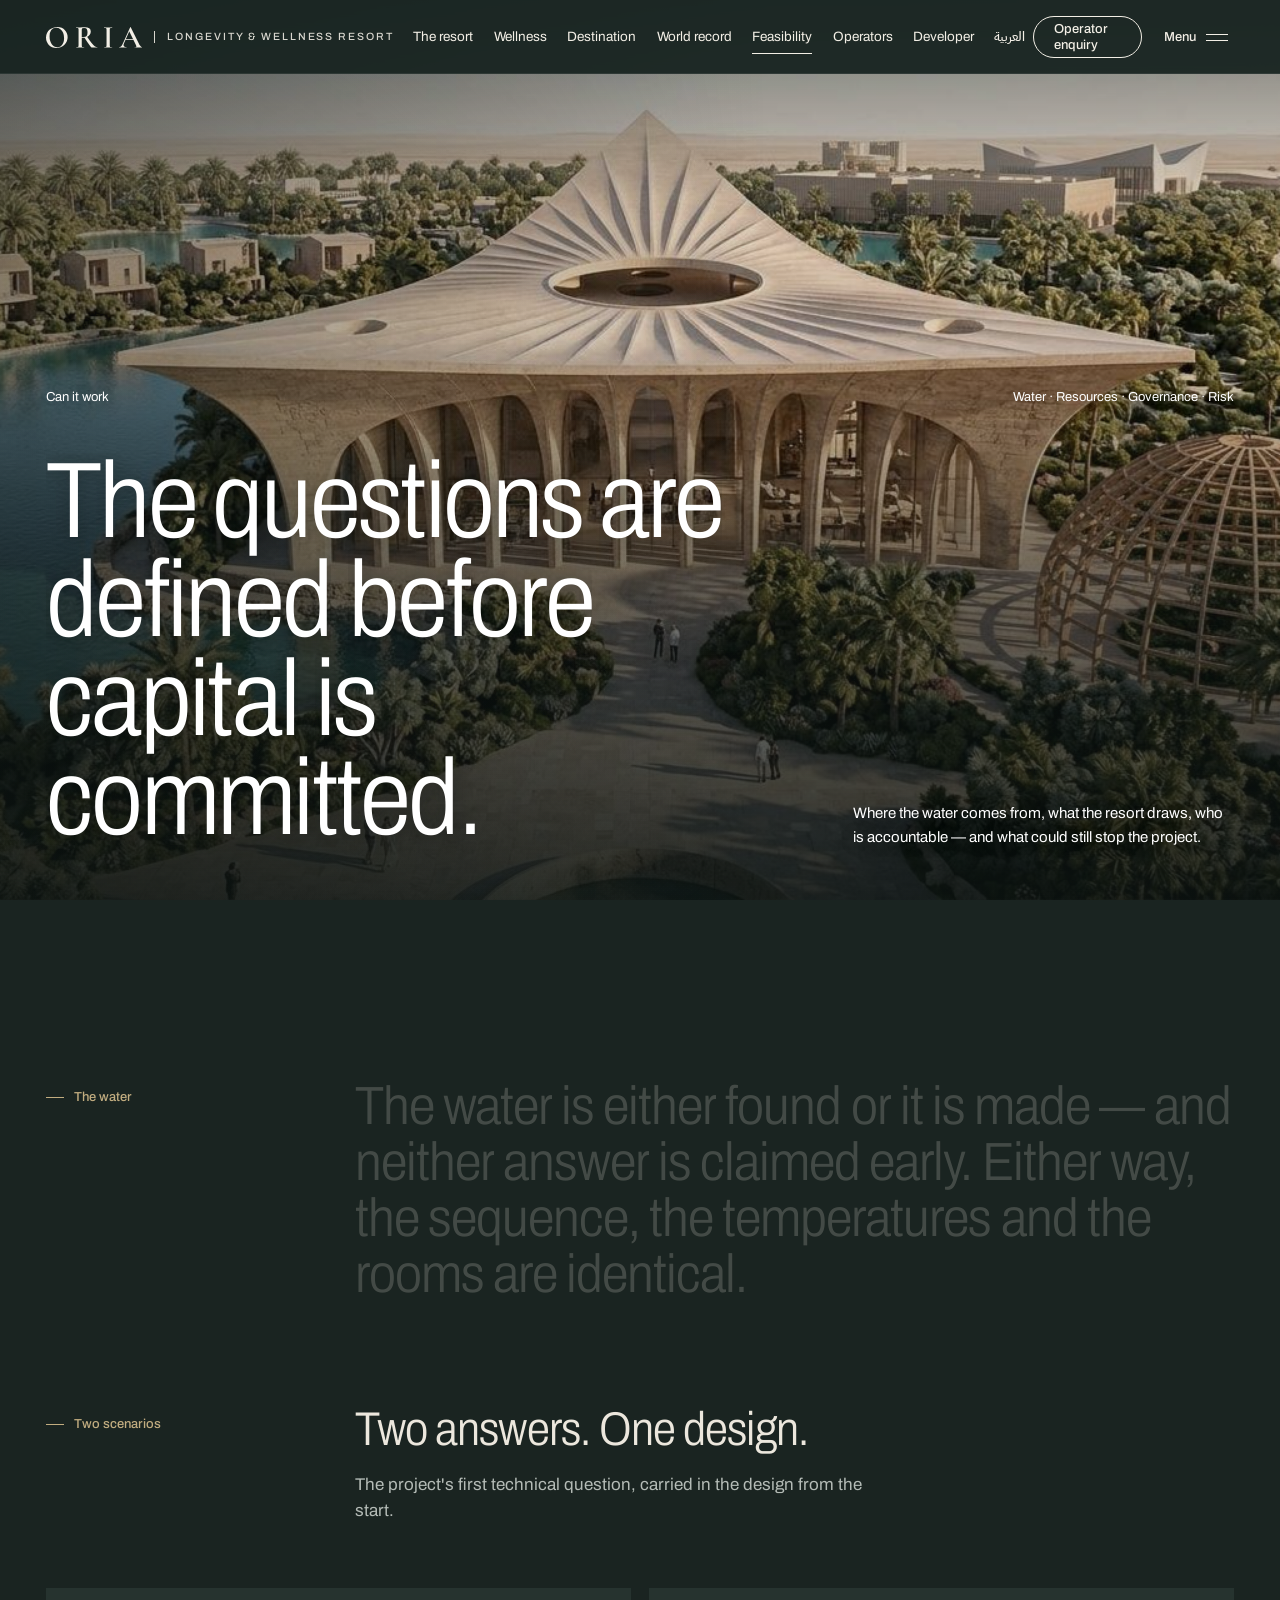
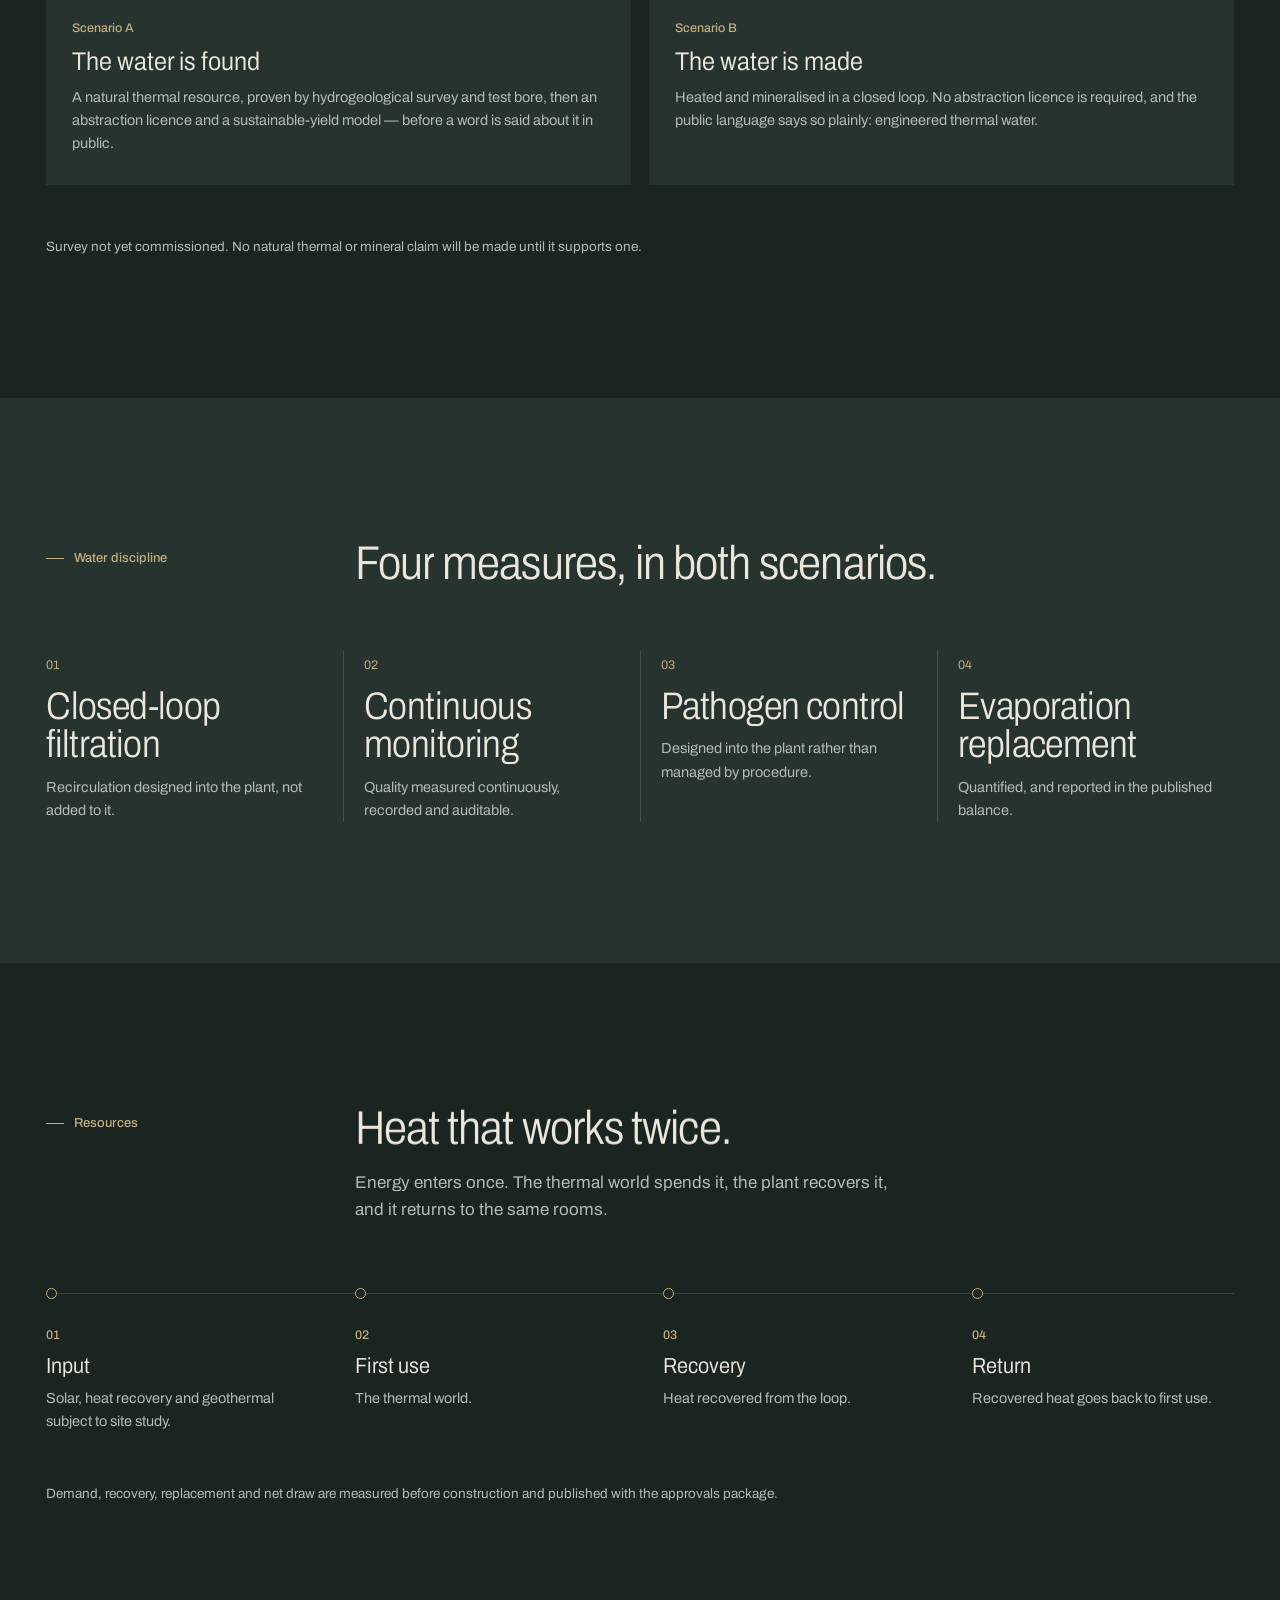
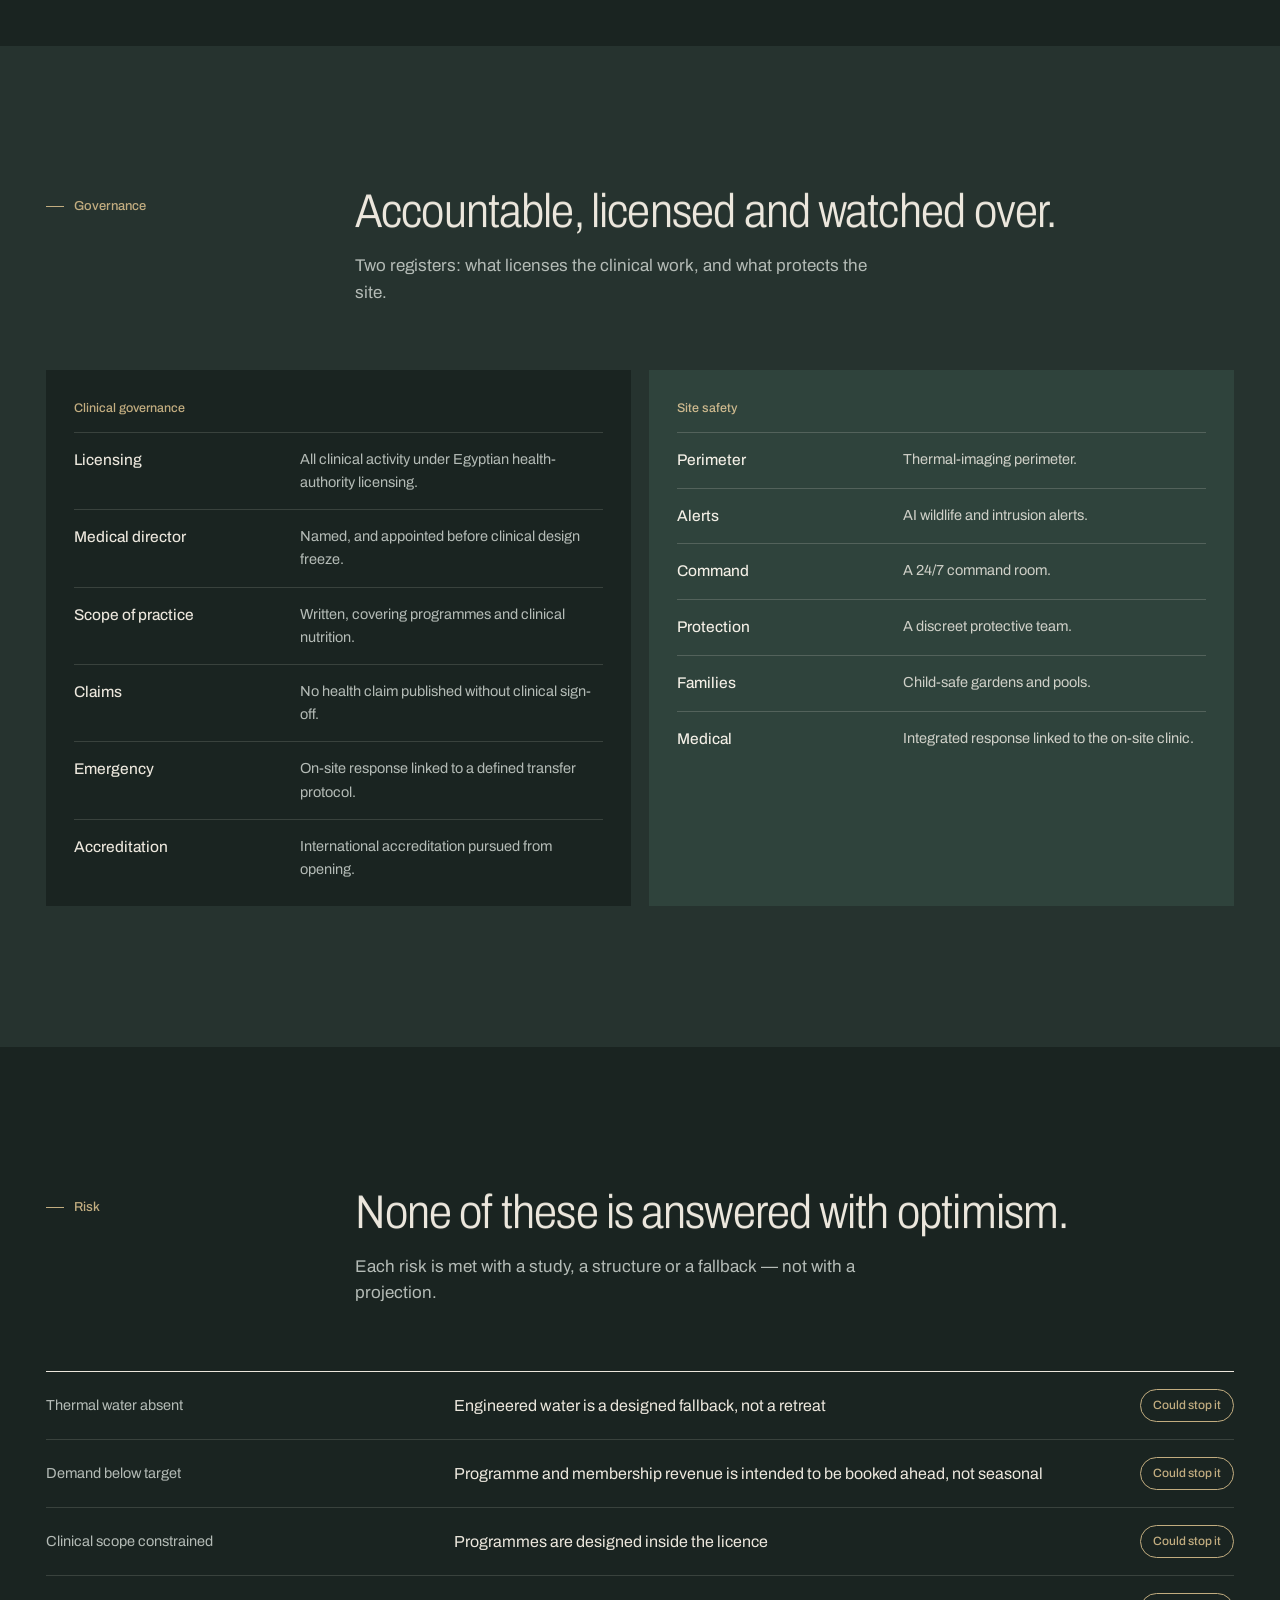
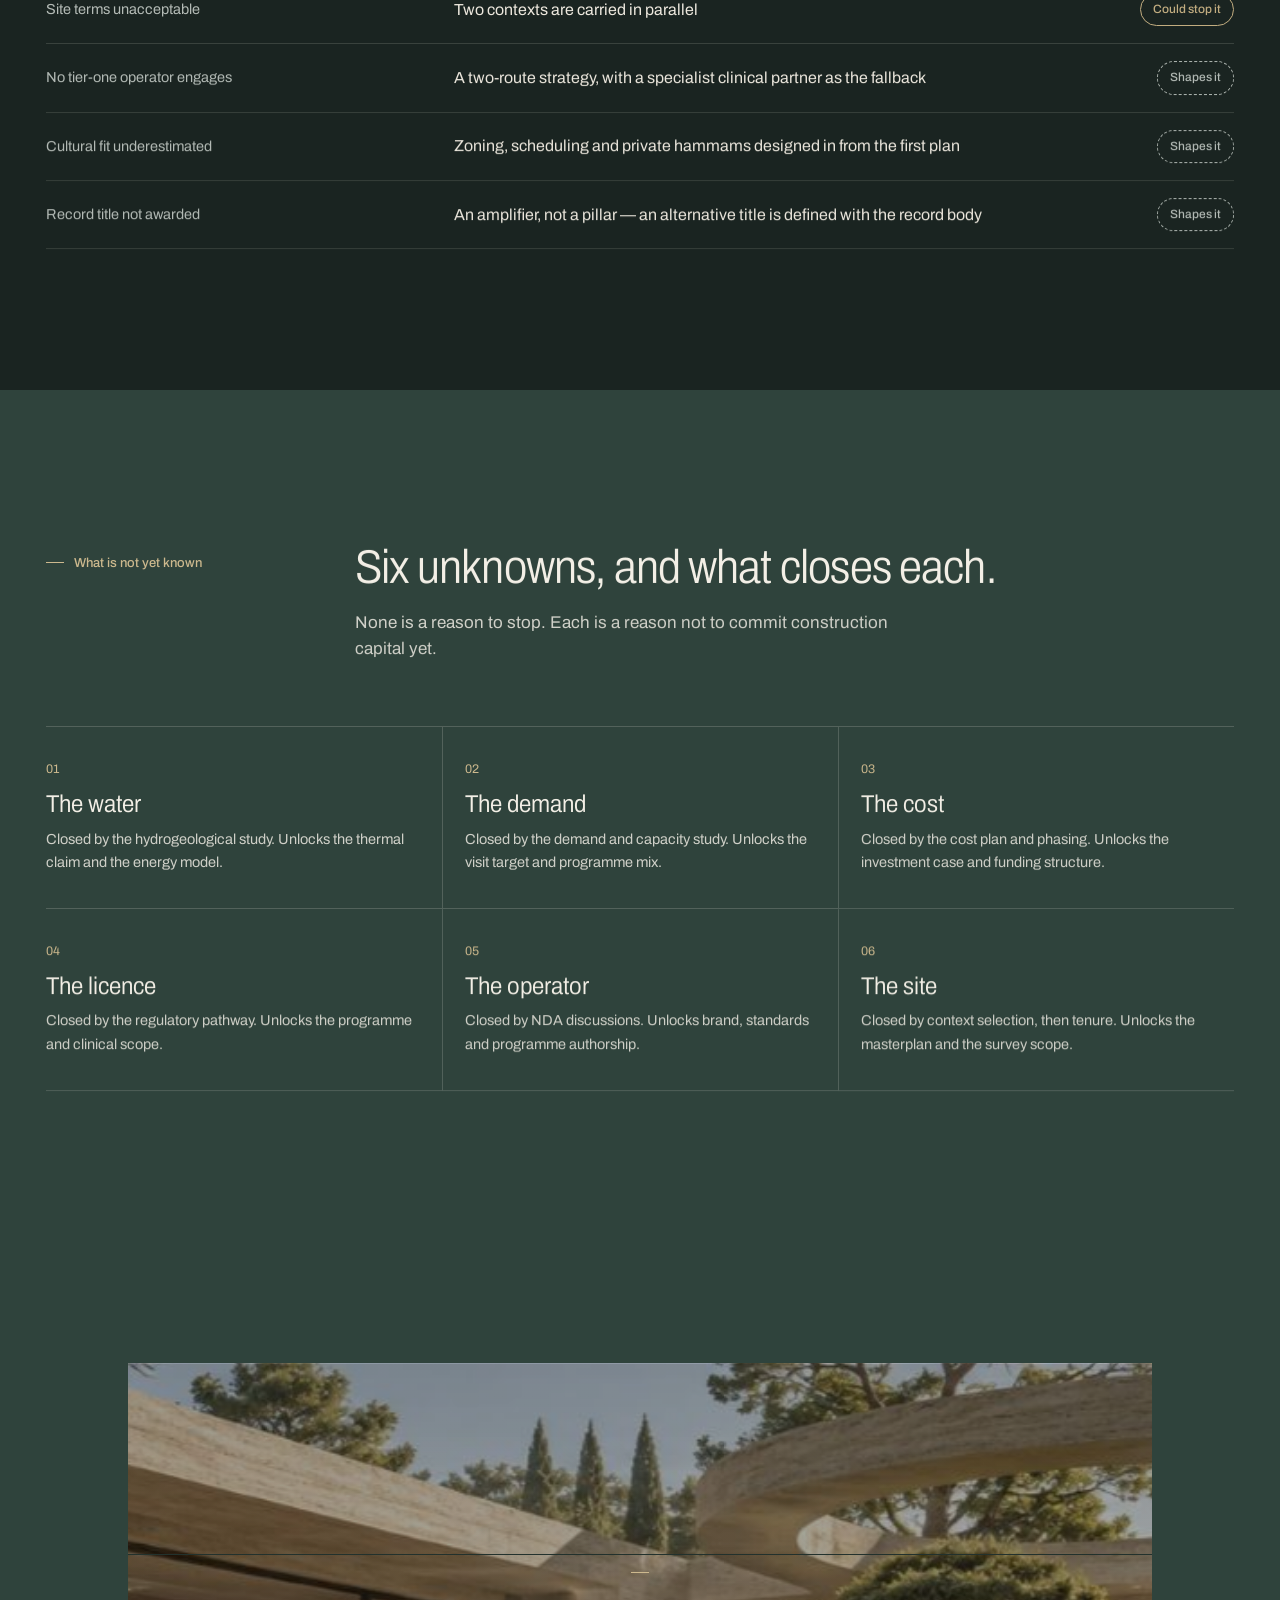
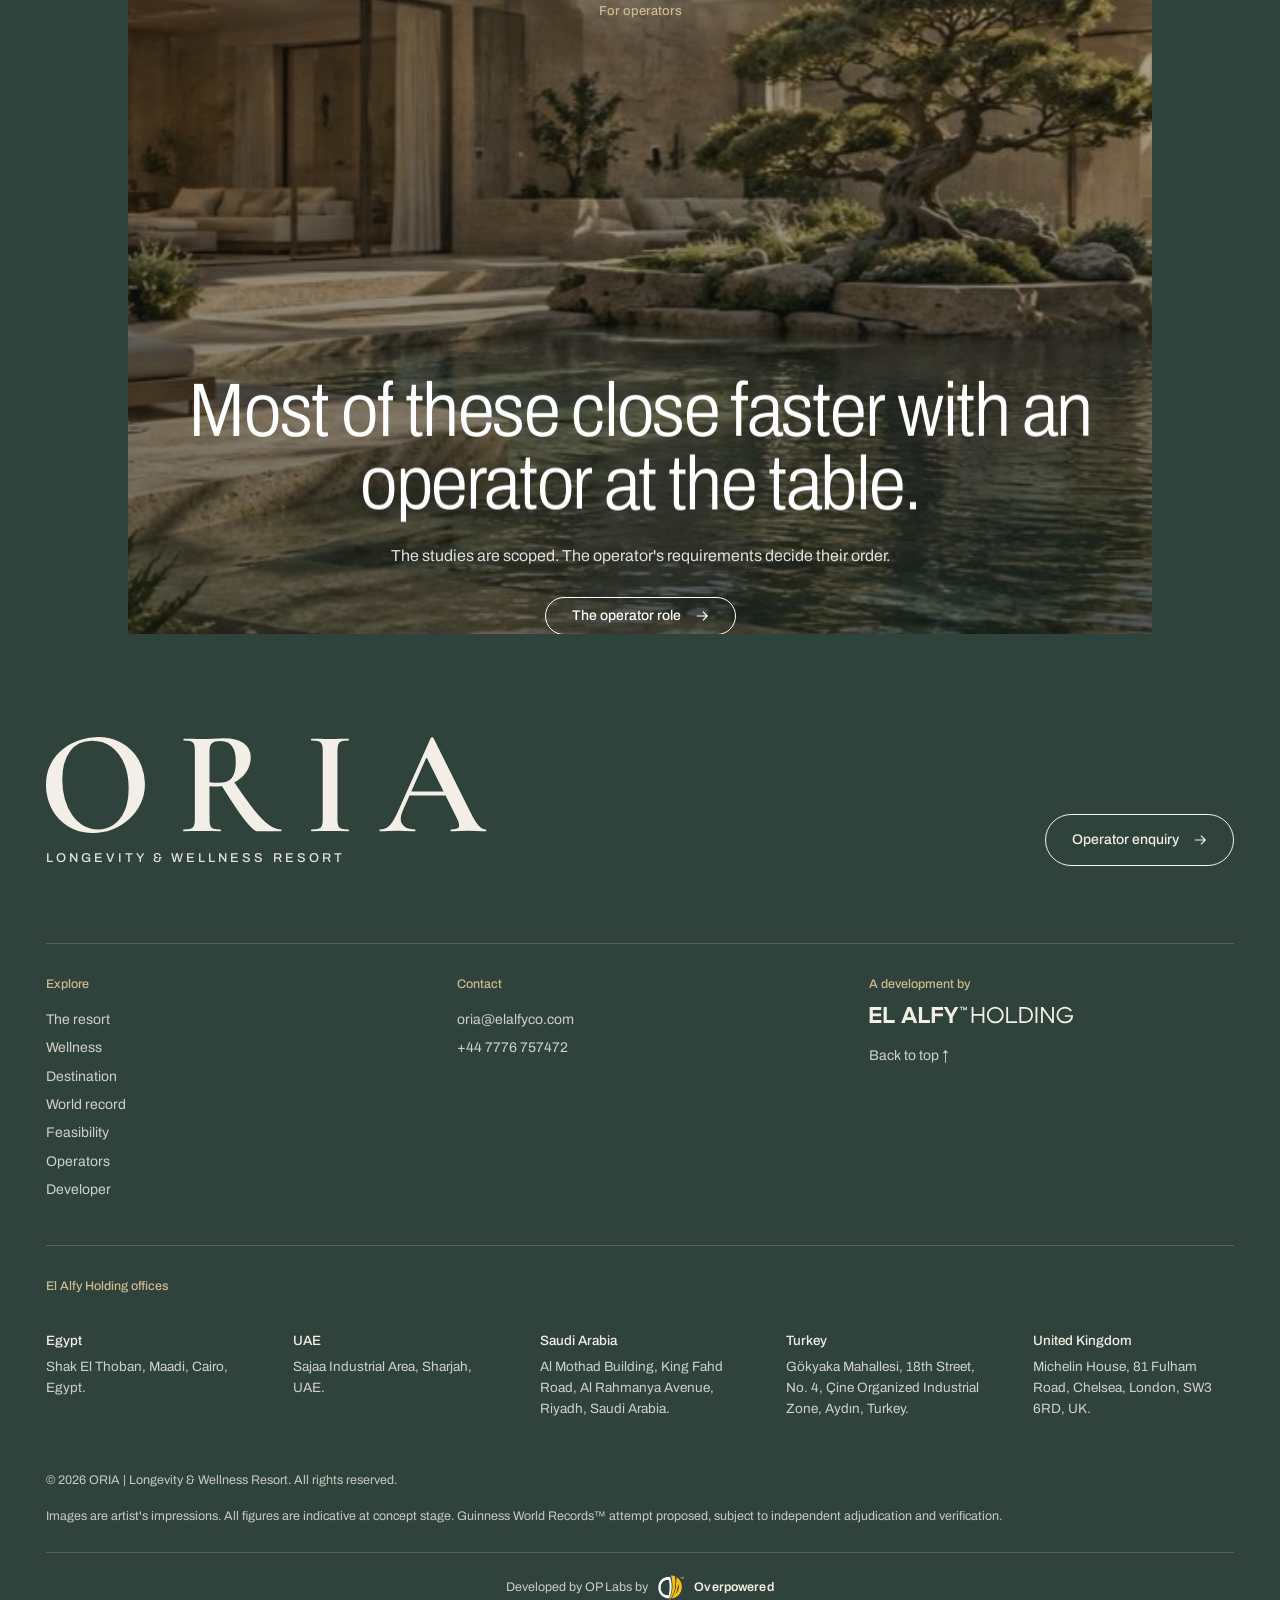
<file: feasibility.html>
<!DOCTYPE html>
<html lang="en">
<head>
<meta name="robots" content="noindex,nofollow,noarchive">
<meta charset="utf-8">
<meta name="viewport" content="width=device-width, initial-scale=1, viewport-fit=cover">
<script>(function(){var L="en";try{var q=(location.search.match(/[?&]lang=(ar|en)/)||[])[1];L=q||localStorage.getItem("oria-lang")||"en";if(q)localStorage.setItem("oria-lang",q);}catch(e){}window.ORIA_LANG=L;if(L==="ar"){document.documentElement.lang="ar";document.documentElement.dir="rtl";}})();</script>
<title>Feasibility — ORIA | Longevity &amp; Wellness Resort</title>
<meta name="description" content="ORIA — a thermal-led Longevity &amp; Wellness Resort in Egypt, developed by El Alfy Holding and seeking a specialist wellness brand or resort operator to run it. Includes a proposed Guinness World Records™ attempt.">
<link rel="preconnect" href="https://fonts.googleapis.com">
<link rel="preconnect" href="https://fonts.gstatic.com" crossorigin>
<link href="https://fonts.googleapis.com/css2?family=Archivo:wdth,wght@62..125,100..900&family=IBM+Plex+Sans+Arabic:wght@200;300;400;500;600&display=swap" rel="stylesheet">
<link rel="stylesheet" href="style.css">
</head>
<body>
<svg width="0" height="0" style="position:absolute" aria-hidden="true"><defs><symbol id="lg-star" viewBox="158 54 1683 1325"><path fill="currentColor" fill-rule="evenodd" d="M1010.0,1348.8C1011.6,1337.1 1013.9,1322.8 1015.1,1317.0C1016.2,1311.2 1018.0,1302.5 1018.9,1297.5C1022.5,1279.6 1029.4,1254.7 1036.1,1235.5C1047.2,1203.8 1051.3,1193.7 1063.5,1168.4C1117.5,1056.7 1205.9,960.7 1319.7,890.3C1323.4,887.9 1330.5,883.5 1335.5,880.3C1354.4,868.4 1411.8,839.1 1449.8,822.0C1481.5,807.8 1540.3,788.2 1584.5,777.1C1606.2,771.6 1639.1,764.5 1649.5,763.0C1653.9,762.4 1660.9,761.0 1665.0,760.0C1669.1,759.0 1675.2,757.9 1678.5,757.5C1681.8,757.2 1690.8,755.8 1698.5,754.5C1706.2,753.2 1719.2,751.4 1727.5,750.6C1735.8,749.8 1745.0,748.6 1748.0,748.0C1751.0,747.4 1762.5,746.3 1773.5,745.5C1822.1,741.9 1834.0,740.4 1835.5,738.0C1836.6,736.2 1828.2,735.2 1800.0,733.5C1784.3,732.6 1771.2,731.6 1770.9,731.5C1770.6,731.3 1760.3,730.2 1748.0,729.0C1735.7,727.8 1723.5,726.5 1720.8,726.0C1718.1,725.4 1709.0,724.1 1700.7,723.1C1692.3,722.0 1682.1,720.4 1678.0,719.5C1673.9,718.6 1667.1,717.5 1663.0,716.9C1658.9,716.4 1650.3,714.8 1644.0,713.5C1637.7,712.1 1626.9,709.9 1620.0,708.5C1599.3,704.2 1580.5,699.6 1559.0,693.5C1485.5,672.6 1454.2,660.9 1392.0,630.8C1304.9,588.6 1214.9,522.3 1165.7,464.0C1158.5,455.5 1149.6,445.1 1146.0,441.0C1112.2,402.3 1071.0,331.4 1053.6,282.0C1051.7,276.8 1049.2,270.0 1048.0,267.0C1042.1,252.5 1030.6,213.9 1026.8,196.0C1026.3,193.5 1024.3,184.3 1022.5,175.5C1016.1,145.2 1011.2,109.4 1009.5,81.0C1008.6,66.6 1006.6,58.1 1004.4,60.2C1003.4,61.2 1001.9,72.1 1001.0,85.3C998.7,116.4 994.5,145.3 987.4,179.0C986.0,185.3 984.4,193.4 983.6,197.0C974.6,241.0 951.3,305.0 930.1,343.8C911.1,378.4 881.6,421.5 858.0,449.0C837.0,473.4 793.0,517.5 780.7,526.3C777.5,528.6 768.5,535.2 760.7,541.0C730.5,563.4 700.7,583.7 679.5,596.4C647.5,615.5 624.8,627.6 600.0,638.8C568.9,652.9 545.3,662.7 523.5,670.5C518.0,672.5 509.9,675.4 505.5,677.0C475.2,687.9 416.3,703.8 386.5,709.1C380.4,710.1 371.2,711.9 366.0,713.1C323.7,722.2 248.2,731.4 198.5,733.5C185.3,734.1 171.8,735.5 167.6,736.7C161.5,738.5 178.2,741.3 204.0,743.0C239.4,745.2 250.8,746.1 264.5,748.1C272.2,749.2 282.6,750.5 287.5,751.1C303.7,753.0 337.9,758.3 364.0,763.0C381.2,766.1 435.3,779.3 464.0,787.4C488.2,794.2 527.7,808.6 555.5,820.7C563.8,824.3 573.4,828.5 577.0,830.0C584.2,833.0 638.6,860.3 646.5,864.8C649.2,866.4 655.1,869.7 659.5,872.2C686.2,887.0 746.6,928.3 769.5,947.4C804.9,976.9 843.5,1015.7 871.4,1050.0C915.9,1104.6 958.2,1180.5 974.3,1234.5C983.0,1263.7 988.6,1284.7 990.4,1295.0C991.3,1299.7 993.1,1308.9 994.4,1315.5C995.8,1322.1 997.8,1334.5 999.0,1343.0C1002.3,1368.0 1004.1,1375.3 1006.1,1371.7C1006.6,1370.9 1008.4,1360.6 1010.0,1348.8ZM989.0,1020.0C981.0,1019.6 970.9,1018.7 966.5,1018.2C962.1,1017.6 954.7,1016.6 950.0,1016.0C939.8,1014.6 912.9,1008.7 907.4,1006.6C905.3,1005.8 901.5,1004.6 899.0,1004.0C894.9,1002.9 883.8,998.8 871.5,993.8C814.2,970.4 762.2,924.6 733.0,872.0C718.4,845.8 706.3,808.5 701.9,776.5C700.4,765.9 700.4,722.1 701.8,709.2C705.1,680.3 716.9,641.0 729.7,616.5C749.7,578.3 786.6,537.2 821.0,514.8C853.8,493.5 896.3,474.8 924.0,469.5C927.6,468.8 935.0,467.3 940.5,466.2C981.7,457.5 1038.2,458.1 1077.0,467.6C1111.1,475.9 1140.1,486.8 1166.5,501.3C1209.5,524.8 1244.1,559.2 1271.4,605.5C1278.6,617.6 1293.7,651.7 1295.9,660.8C1296.4,662.8 1297.8,668.1 1298.9,672.5C1301.7,682.9 1304.6,703.4 1306.1,724.1C1309.7,773.2 1298.7,826.0 1275.8,869.0C1238.2,939.6 1182.1,984.1 1100.5,1007.9C1079.1,1014.1 1024.9,1021.6 1007.0,1020.8C1005.1,1020.8 997.0,1020.4 989.0,1020.0Z"/></symbol><symbol id="lg-letters" viewBox="47 1411 1949 345"><path fill="currentColor" fill-rule="evenodd" d="M277.7,1750.6C283.6,1749.8 291.6,1748.8 295.5,1748.5C299.4,1748.1 304.3,1747.2 306.5,1746.4C308.7,1745.7 313.4,1744.4 317.0,1743.6C369.1,1731.4 415.7,1695.3 437.5,1650.5C450.9,1623.0 454.3,1601.7 451.0,1566.5C448.8,1543.0 435.0,1513.6 416.1,1492.2C384.8,1456.7 344.2,1435.3 292.9,1427.4C212.4,1415.0 138.0,1441.0 92.3,1497.5C57.1,1541.0 50.7,1606.8 76.8,1655.3C105.4,1708.3 159.9,1742.7 226.6,1749.5C234.8,1750.4 241.9,1751.2 242.5,1751.5C245.0,1752.4 268.0,1751.9 277.7,1750.6ZM748.1,1743.1L750.5,1741.2L750.8,1596.3C751.0,1461.7 751.1,1451.4 752.7,1450.2C755.3,1448.3 848.3,1448.5 860.6,1450.5C873.0,1452.5 886.5,1456.2 892.5,1459.3C915.9,1471.1 927.9,1492.1 926.7,1519.0C925.4,1551.1 907.3,1572.2 873.7,1581.0C863.7,1583.6 859.8,1584.1 840.4,1584.9C828.4,1585.4 817.1,1585.6 815.5,1585.3C811.9,1584.8 807.2,1586.4 806.4,1588.5C805.2,1591.5 807.2,1594.7 816.6,1605.0C828.2,1617.7 851.9,1645.0 865.5,1661.5C870.9,1668.1 882.2,1681.3 890.5,1690.9C912.6,1716.5 923.5,1729.4 928.6,1736.1C935.5,1745.1 935.0,1745.0 963.8,1745.0C987.1,1745.0 988.8,1744.9 990.4,1743.1C993.0,1740.2 991.7,1737.5 984.1,1729.5C980.4,1725.7 974.0,1718.5 969.9,1713.5C965.9,1708.5 958.7,1700.2 953.9,1695.0C949.2,1689.8 934.2,1672.5 920.5,1656.5C888.0,1618.4 879.8,1609.1 876.1,1605.6C874.4,1603.9 873.0,1601.8 873.0,1600.8C873.0,1598.8 872.2,1599.0 892.3,1595.5C939.4,1587.4 967.9,1564.7 975.0,1529.9C983.6,1487.9 958.6,1453.2 909.5,1439.0C885.0,1432.0 870.1,1431.0 782.2,1431.0C705.3,1431.0 705.4,1431.0 703.6,1435.7C703.2,1436.6 702.9,1505.4 702.9,1588.5L703.0,1739.5L706.0,1742.2L709.0,1745.0L727.4,1745.0C744.0,1745.0 746.0,1744.8 748.1,1743.1ZM1297.1,1743.6C1301.1,1741.9 1301.1,1742.7 1301.7,1589.6C1302.4,1432.6 1302.4,1435.5 1297.7,1433.2C1295.5,1432.1 1280.8,1431.4 1266.7,1431.8C1259.9,1432.0 1258.6,1432.3 1256.5,1434.5L1254.0,1436.9L1254.0,1588.0C1254.0,1693.0 1254.3,1739.7 1255.1,1741.1C1255.7,1742.2 1257.0,1743.4 1258.2,1743.9C1260.6,1744.8 1294.9,1744.5 1297.1,1743.6ZM1989.6,1742.8C1992.1,1740.3 1991.0,1737.8 1981.0,1724.0C1976.0,1717.1 1968.9,1707.2 1965.1,1702.0C1961.4,1696.8 1954.6,1687.3 1950.0,1681.0C1945.4,1674.7 1936.2,1661.6 1929.5,1652.0C1909.2,1622.6 1896.2,1604.3 1882.0,1585.0C1874.5,1574.8 1866.3,1563.6 1863.8,1560.0C1853.9,1545.8 1837.1,1521.6 1829.0,1509.9C1824.3,1503.2 1817.1,1493.1 1813.0,1487.6C1808.9,1482.0 1799.4,1469.0 1792.0,1458.6C1767.7,1424.4 1769.0,1424.6 1748.5,1453.0C1737.1,1468.8 1737.4,1468.3 1710.9,1504.0C1699.6,1519.1 1688.7,1534.0 1686.5,1537.0C1684.3,1540.0 1672.7,1555.8 1660.5,1572.0C1648.4,1588.3 1636.8,1604.0 1634.8,1607.0C1632.8,1610.0 1626.2,1618.6 1620.3,1626.0C1614.4,1633.5 1606.7,1643.6 1603.3,1648.5C1589.0,1669.0 1565.0,1701.6 1544.1,1728.9C1536.1,1739.3 1536.1,1739.1 1539.0,1742.0C1541.7,1744.7 1557.3,1744.9 1560.7,1742.2C1561.9,1741.3 1568.0,1733.5 1574.2,1725.0C1580.4,1716.5 1588.4,1705.5 1592.0,1700.6C1595.6,1695.7 1603.7,1684.9 1610.0,1676.6C1616.3,1668.3 1624.4,1657.5 1628.0,1652.5C1631.5,1647.5 1639.8,1636.1 1646.5,1627.0C1660.0,1608.8 1678.5,1583.3 1687.0,1571.5C1690.0,1567.3 1699.9,1553.8 1709.0,1541.6C1718.1,1529.4 1729.8,1513.6 1735.1,1506.4C1745.9,1492.0 1747.1,1490.7 1749.4,1491.6C1751.0,1492.2 1759.7,1503.9 1772.5,1522.5C1776.3,1528.0 1783.8,1538.4 1789.1,1545.6C1794.4,1552.8 1803.6,1565.8 1809.6,1574.6C1815.5,1583.3 1824.9,1596.8 1830.5,1604.5C1836.0,1612.2 1846.2,1626.6 1853.0,1636.5C1859.8,1646.4 1868.3,1658.5 1871.9,1663.5C1875.5,1668.5 1881.4,1676.8 1885.0,1682.0C1910.2,1718.1 1927.3,1741.2 1930.5,1743.2C1934.8,1745.8 1986.9,1745.5 1989.6,1742.8ZM230.0,1733.0C228.1,1732.6 221.4,1731.1 215.2,1729.6C177.5,1721.0 139.6,1690.5 122.0,1654.5C106.4,1622.7 102.8,1575.2 113.3,1541.5C126.4,1499.7 154.6,1468.9 194.6,1452.7C199.7,1450.7 204.2,1449.0 204.8,1449.0C205.3,1449.0 208.6,1448.1 212.1,1446.9C227.0,1442.2 264.5,1440.0 282.5,1442.9C304.6,1446.5 329.7,1457.0 347.5,1470.2C392.7,1503.7 412.0,1556.2 401.6,1617.5C396.2,1649.2 384.6,1671.4 362.3,1693.1C341.4,1713.4 320.7,1724.5 292.5,1730.6C281.8,1733.0 278.0,1733.3 257.0,1733.6C244.1,1733.7 231.9,1733.5 230.0,1733.0Z"/></symbol><symbol id="lg-full" viewBox="47 54 1949 1702"><path fill="currentColor" fill-rule="evenodd" d="M277.7,1750.6C283.6,1749.8 291.6,1748.8 295.5,1748.5C299.4,1748.1 304.3,1747.2 306.5,1746.4C308.7,1745.7 313.4,1744.4 317.0,1743.6C369.1,1731.4 415.7,1695.3 437.5,1650.5C450.9,1623.0 454.3,1601.7 451.0,1566.5C448.8,1543.0 435.0,1513.6 416.1,1492.2C384.8,1456.7 344.2,1435.3 292.9,1427.4C212.4,1415.0 138.0,1441.0 92.3,1497.5C57.1,1541.0 50.7,1606.8 76.8,1655.3C105.4,1708.3 159.9,1742.7 226.6,1749.5C234.8,1750.4 241.9,1751.2 242.5,1751.5C245.0,1752.4 268.0,1751.9 277.7,1750.6ZM748.1,1743.1L750.5,1741.2L750.8,1596.3C751.0,1461.7 751.1,1451.4 752.7,1450.2C755.3,1448.3 848.3,1448.5 860.6,1450.5C873.0,1452.5 886.5,1456.2 892.5,1459.3C915.9,1471.1 927.9,1492.1 926.7,1519.0C925.4,1551.1 907.3,1572.2 873.7,1581.0C863.7,1583.6 859.8,1584.1 840.4,1584.9C828.4,1585.4 817.1,1585.6 815.5,1585.3C811.9,1584.8 807.2,1586.4 806.4,1588.5C805.2,1591.5 807.2,1594.7 816.6,1605.0C828.2,1617.7 851.9,1645.0 865.5,1661.5C870.9,1668.1 882.2,1681.3 890.5,1690.9C912.6,1716.5 923.5,1729.4 928.6,1736.1C935.5,1745.1 935.0,1745.0 963.8,1745.0C987.1,1745.0 988.8,1744.9 990.4,1743.1C993.0,1740.2 991.7,1737.5 984.1,1729.5C980.4,1725.7 974.0,1718.5 969.9,1713.5C965.9,1708.5 958.7,1700.2 953.9,1695.0C949.2,1689.8 934.2,1672.5 920.5,1656.5C888.0,1618.4 879.8,1609.1 876.1,1605.6C874.4,1603.9 873.0,1601.8 873.0,1600.8C873.0,1598.8 872.2,1599.0 892.3,1595.5C939.4,1587.4 967.9,1564.7 975.0,1529.9C983.6,1487.9 958.6,1453.2 909.5,1439.0C885.0,1432.0 870.1,1431.0 782.2,1431.0C705.3,1431.0 705.4,1431.0 703.6,1435.7C703.2,1436.6 702.9,1505.4 702.9,1588.5L703.0,1739.5L706.0,1742.2L709.0,1745.0L727.4,1745.0C744.0,1745.0 746.0,1744.8 748.1,1743.1ZM1297.1,1743.6C1301.1,1741.9 1301.1,1742.7 1301.7,1589.6C1302.4,1432.6 1302.4,1435.5 1297.7,1433.2C1295.5,1432.1 1280.8,1431.4 1266.7,1431.8C1259.9,1432.0 1258.6,1432.3 1256.5,1434.5L1254.0,1436.9L1254.0,1588.0C1254.0,1693.0 1254.3,1739.7 1255.1,1741.1C1255.7,1742.2 1257.0,1743.4 1258.2,1743.9C1260.6,1744.8 1294.9,1744.5 1297.1,1743.6ZM1989.6,1742.8C1992.1,1740.3 1991.0,1737.8 1981.0,1724.0C1976.0,1717.1 1968.9,1707.2 1965.1,1702.0C1961.4,1696.8 1954.6,1687.3 1950.0,1681.0C1945.4,1674.7 1936.2,1661.6 1929.5,1652.0C1909.2,1622.6 1896.2,1604.3 1882.0,1585.0C1874.5,1574.8 1866.3,1563.6 1863.8,1560.0C1853.9,1545.8 1837.1,1521.6 1829.0,1509.9C1824.3,1503.2 1817.1,1493.1 1813.0,1487.6C1808.9,1482.0 1799.4,1469.0 1792.0,1458.6C1767.7,1424.4 1769.0,1424.6 1748.5,1453.0C1737.1,1468.8 1737.4,1468.3 1710.9,1504.0C1699.6,1519.1 1688.7,1534.0 1686.5,1537.0C1684.3,1540.0 1672.7,1555.8 1660.5,1572.0C1648.4,1588.3 1636.8,1604.0 1634.8,1607.0C1632.8,1610.0 1626.2,1618.6 1620.3,1626.0C1614.4,1633.5 1606.7,1643.6 1603.3,1648.5C1589.0,1669.0 1565.0,1701.6 1544.1,1728.9C1536.1,1739.3 1536.1,1739.1 1539.0,1742.0C1541.7,1744.7 1557.3,1744.9 1560.7,1742.2C1561.9,1741.3 1568.0,1733.5 1574.2,1725.0C1580.4,1716.5 1588.4,1705.5 1592.0,1700.6C1595.6,1695.7 1603.7,1684.9 1610.0,1676.6C1616.3,1668.3 1624.4,1657.5 1628.0,1652.5C1631.5,1647.5 1639.8,1636.1 1646.5,1627.0C1660.0,1608.8 1678.5,1583.3 1687.0,1571.5C1690.0,1567.3 1699.9,1553.8 1709.0,1541.6C1718.1,1529.4 1729.8,1513.6 1735.1,1506.4C1745.9,1492.0 1747.1,1490.7 1749.4,1491.6C1751.0,1492.2 1759.7,1503.9 1772.5,1522.5C1776.3,1528.0 1783.8,1538.4 1789.1,1545.6C1794.4,1552.8 1803.6,1565.8 1809.6,1574.6C1815.5,1583.3 1824.9,1596.8 1830.5,1604.5C1836.0,1612.2 1846.2,1626.6 1853.0,1636.5C1859.8,1646.4 1868.3,1658.5 1871.9,1663.5C1875.5,1668.5 1881.4,1676.8 1885.0,1682.0C1910.2,1718.1 1927.3,1741.2 1930.5,1743.2C1934.8,1745.8 1986.9,1745.5 1989.6,1742.8ZM230.0,1733.0C228.1,1732.6 221.4,1731.1 215.2,1729.6C177.5,1721.0 139.6,1690.5 122.0,1654.5C106.4,1622.7 102.8,1575.2 113.3,1541.5C126.4,1499.7 154.6,1468.9 194.6,1452.7C199.7,1450.7 204.2,1449.0 204.8,1449.0C205.3,1449.0 208.6,1448.1 212.1,1446.9C227.0,1442.2 264.5,1440.0 282.5,1442.9C304.6,1446.5 329.7,1457.0 347.5,1470.2C392.7,1503.7 412.0,1556.2 401.6,1617.5C396.2,1649.2 384.6,1671.4 362.3,1693.1C341.4,1713.4 320.7,1724.5 292.5,1730.6C281.8,1733.0 278.0,1733.3 257.0,1733.6C244.1,1733.7 231.9,1733.5 230.0,1733.0ZM1010.0,1348.8C1011.6,1337.1 1013.9,1322.8 1015.1,1317.0C1016.2,1311.2 1018.0,1302.5 1018.9,1297.5C1022.5,1279.6 1029.4,1254.7 1036.1,1235.5C1047.2,1203.8 1051.3,1193.7 1063.5,1168.4C1117.5,1056.7 1205.9,960.7 1319.7,890.3C1323.4,887.9 1330.5,883.5 1335.5,880.3C1354.4,868.4 1411.8,839.1 1449.8,822.0C1481.5,807.8 1540.3,788.2 1584.5,777.1C1606.2,771.6 1639.1,764.5 1649.5,763.0C1653.9,762.4 1660.9,761.0 1665.0,760.0C1669.1,759.0 1675.2,757.9 1678.5,757.5C1681.8,757.2 1690.8,755.8 1698.5,754.5C1706.2,753.2 1719.2,751.4 1727.5,750.6C1735.8,749.8 1745.0,748.6 1748.0,748.0C1751.0,747.4 1762.5,746.3 1773.5,745.5C1822.1,741.9 1834.0,740.4 1835.5,738.0C1836.6,736.2 1828.2,735.2 1800.0,733.5C1784.3,732.6 1771.2,731.6 1770.9,731.5C1770.6,731.3 1760.3,730.2 1748.0,729.0C1735.7,727.8 1723.5,726.5 1720.8,726.0C1718.1,725.4 1709.0,724.1 1700.7,723.1C1692.3,722.0 1682.1,720.4 1678.0,719.5C1673.9,718.6 1667.1,717.5 1663.0,716.9C1658.9,716.4 1650.3,714.8 1644.0,713.5C1637.7,712.1 1626.9,709.9 1620.0,708.5C1599.3,704.2 1580.5,699.6 1559.0,693.5C1485.5,672.6 1454.2,660.9 1392.0,630.8C1304.9,588.6 1214.9,522.3 1165.7,464.0C1158.5,455.5 1149.6,445.1 1146.0,441.0C1112.2,402.3 1071.0,331.4 1053.6,282.0C1051.7,276.8 1049.2,270.0 1048.0,267.0C1042.1,252.5 1030.6,213.9 1026.8,196.0C1026.3,193.5 1024.3,184.3 1022.5,175.5C1016.1,145.2 1011.2,109.4 1009.5,81.0C1008.6,66.6 1006.6,58.1 1004.4,60.2C1003.4,61.2 1001.9,72.1 1001.0,85.3C998.7,116.4 994.5,145.3 987.4,179.0C986.0,185.3 984.4,193.4 983.6,197.0C974.6,241.0 951.3,305.0 930.1,343.8C911.1,378.4 881.6,421.5 858.0,449.0C837.0,473.4 793.0,517.5 780.7,526.3C777.5,528.6 768.5,535.2 760.7,541.0C730.5,563.4 700.7,583.7 679.5,596.4C647.5,615.5 624.8,627.6 600.0,638.8C568.9,652.9 545.3,662.7 523.5,670.5C518.0,672.5 509.9,675.4 505.5,677.0C475.2,687.9 416.3,703.8 386.5,709.1C380.4,710.1 371.2,711.9 366.0,713.1C323.7,722.2 248.2,731.4 198.5,733.5C185.3,734.1 171.8,735.5 167.6,736.7C161.5,738.5 178.2,741.3 204.0,743.0C239.4,745.2 250.8,746.1 264.5,748.1C272.2,749.2 282.6,750.5 287.5,751.1C303.7,753.0 337.9,758.3 364.0,763.0C381.2,766.1 435.3,779.3 464.0,787.4C488.2,794.2 527.7,808.6 555.5,820.7C563.8,824.3 573.4,828.5 577.0,830.0C584.2,833.0 638.6,860.3 646.5,864.8C649.2,866.4 655.1,869.7 659.5,872.2C686.2,887.0 746.6,928.3 769.5,947.4C804.9,976.9 843.5,1015.7 871.4,1050.0C915.9,1104.6 958.2,1180.5 974.3,1234.5C983.0,1263.7 988.6,1284.7 990.4,1295.0C991.3,1299.7 993.1,1308.9 994.4,1315.5C995.8,1322.1 997.8,1334.5 999.0,1343.0C1002.3,1368.0 1004.1,1375.3 1006.1,1371.7C1006.6,1370.9 1008.4,1360.6 1010.0,1348.8ZM989.0,1020.0C981.0,1019.6 970.9,1018.7 966.5,1018.2C962.1,1017.6 954.7,1016.6 950.0,1016.0C939.8,1014.6 912.9,1008.7 907.4,1006.6C905.3,1005.8 901.5,1004.6 899.0,1004.0C894.9,1002.9 883.8,998.8 871.5,993.8C814.2,970.4 762.2,924.6 733.0,872.0C718.4,845.8 706.3,808.5 701.9,776.5C700.4,765.9 700.4,722.1 701.8,709.2C705.1,680.3 716.9,641.0 729.7,616.5C749.7,578.3 786.6,537.2 821.0,514.8C853.8,493.5 896.3,474.8 924.0,469.5C927.6,468.8 935.0,467.3 940.5,466.2C981.7,457.5 1038.2,458.1 1077.0,467.6C1111.1,475.9 1140.1,486.8 1166.5,501.3C1209.5,524.8 1244.1,559.2 1271.4,605.5C1278.6,617.6 1293.7,651.7 1295.9,660.8C1296.4,662.8 1297.8,668.1 1298.9,672.5C1301.7,682.9 1304.6,703.4 1306.1,724.1C1309.7,773.2 1298.7,826.0 1275.8,869.0C1238.2,939.6 1182.1,984.1 1100.5,1007.9C1079.1,1014.1 1024.9,1021.6 1007.0,1020.8C1005.1,1020.8 997.0,1020.4 989.0,1020.0Z"/></symbol>
<g>
<g id="eag-0-0">
<path d="M 81.671875 -18.453125 L 28.59375 -18.453125 L 28.59375 -41.4375 L 79.40625 -41.4375 L 79.40625 -59.4375 L 28.59375 -59.4375 L 28.59375 -81.0625 L 80.921875 -81.0625 L 80.921875 -99.515625 L 8.625 -99.515625 L 8.625 0 L 81.671875 0 Z M 81.671875 -18.453125 "/>
</g>
<g id="eag-0-1">
<path d="M 77.890625 -18.75 L 28.59375 -18.75 L 28.59375 -99.515625 L 8.625 -99.515625 L 8.625 0 L 77.890625 0 Z M 77.890625 -18.75 "/>
</g>
<g id="eag-0-2">
</g>
<g id="eag-0-3">
<path d="M 0.609375 0 L 22.390625 0 L 29.640625 -18.609375 L 71.390625 -18.609375 L 78.65625 0 L 100.4375 0 L 61.859375 -99.515625 L 39.171875 -99.515625 Z M 50.359375 -75.78125 L 50.671875 -75.78125 L 65.03125 -35.546875 L 36.15625 -35.546875 Z M 50.359375 -75.78125 "/>
</g>
<g id="eag-0-4">
<path d="M 28.59375 -41.4375 L 77.890625 -41.4375 L 77.890625 -59.4375 L 28.59375 -59.4375 L 28.59375 -81.0625 L 79.25 -81.0625 L 79.25 -99.515625 L 8.625 -99.515625 L 8.625 0 L 28.59375 0 Z M 28.59375 -41.4375 "/>
</g>
<g id="eag-0-5">
<path d="M 36.453125 0 L 56.421875 0 L 56.421875 -37.0625 L 91.953125 -99.515625 L 70.1875 -99.515625 L 46.4375 -55.8125 L 22.6875 -99.515625 L 1.0625 -99.515625 L 36.453125 -37.0625 Z M 36.453125 0 "/>
</g>
<g id="eag-1-0">
<path d="M 17.96875 -21.65625 L 0.453125 -21.65625 L 0.453125 -17.578125 L 7.046875 -17.578125 L 7.046875 0 L 11.390625 0 L 11.390625 -17.578125 L 17.96875 -17.578125 Z M 17.96875 -21.65625 "/>
</g>
<g id="eag-1-1">
<path d="M 1.609375 0 L 6.03125 0 L 6.6875 -7.375 L 7.078125 -14.953125 L 12.21875 -0.625 L 16.265625 -0.625 L 21.328125 -14.90625 L 21.40625 -14.71875 L 21.796875 -7.375 L 22.453125 0 L 26.859375 0 L 24.921875 -21.65625 L 20.1875 -21.65625 L 14.25 -6.453125 L 14.1875 -6.453125 L 8.265625 -21.65625 L 3.5625 -21.65625 Z M 1.609375 0 "/>
</g>
<g id="eag-2-0">
<path d="M 11.34375 0 L 22.6875 0 L 22.6875 -45.828125 L 78.796875 -45.828125 L 78.796875 0 L 90.140625 0 L 90.140625 -99.515625 L 78.796875 -99.515625 L 78.796875 -56.5625 L 22.6875 -56.5625 L 22.6875 -99.515625 L 11.34375 -99.515625 Z M 11.34375 0 "/>
</g>
<g id="eag-2-1">
<path d="M 5.4375 -49.609375 C 5.4375 -21.171875 28.890625 2.125 57.46875 2.125 C 86.0625 2.125 109.5 -21.171875 109.5 -49.609375 C 109.5 -78.34375 86.0625 -101.640625 57.46875 -101.640625 C 28.890625 -101.640625 5.4375 -78.34375 5.4375 -49.609375 Z M 16.78125 -49.609375 C 16.78125 -72.140625 35.09375 -90.296875 57.46875 -90.296875 C 79.703125 -90.296875 98.015625 -72.140625 98.015625 -49.609375 C 98.015625 -27.375 79.703125 -9.21875 57.46875 -9.21875 C 35.09375 -9.21875 16.78125 -27.375 16.78125 -49.609375 Z M 16.78125 -49.609375 "/>
</g>
<g id="eag-2-2">
<path d="M 78.796875 -10.734375 L 22.6875 -10.734375 L 22.6875 -99.515625 L 11.34375 -99.515625 L 11.34375 0 L 78.796875 0 Z M 78.796875 -10.734375 "/>
</g>
<g id="eag-2-3">
<path d="M 45.828125 -88.78125 C 69.875 -88.78125 84.09375 -70.9375 84.09375 -49.765625 C 84.09375 -28.59375 69.875 -10.734375 45.828125 -10.734375 L 22.6875 -10.734375 L 22.6875 -88.78125 Z M 45.828125 0 C 76.078125 0 95.59375 -22.390625 95.59375 -49.765625 C 95.59375 -77.140625 76.078125 -99.515625 45.828125 -99.515625 L 11.34375 -99.515625 L 11.34375 0 Z M 45.828125 0 "/>
</g>
<g id="eag-2-4">
<path d="M 22.6875 -99.515625 L 11.34375 -99.515625 L 11.34375 0 L 22.6875 0 Z M 22.6875 -99.515625 "/>
</g>
<g id="eag-2-5">
<path d="M 11.34375 0 L 22.6875 0 L 22.6875 -81.671875 L 79.40625 0 L 91.5 0 L 91.5 -99.515625 L 80.15625 -99.515625 L 80.15625 -18 L 23.4375 -99.515625 L 11.34375 -99.515625 Z M 11.34375 0 "/>
</g>
<g id="eag-2-6">
<path d="M 107.6875 -49 L 57.328125 -49 L 57.328125 -38.265625 L 95.59375 -38.265625 C 92.5625 -18.296875 76.53125 -9.21875 57.328125 -9.21875 C 34.9375 -9.21875 16.640625 -27.375 16.640625 -49.609375 C 16.640625 -72.140625 34.9375 -90.296875 57.328125 -90.296875 C 71.6875 -90.296875 84.25 -82.734375 91.5 -71.390625 L 101.03125 -77.59375 C 91.8125 -92.109375 75.625 -101.640625 57.328125 -101.640625 C 28.734375 -101.640625 5.296875 -78.34375 5.296875 -49.609375 C 5.296875 -21.171875 28.734375 2.125 57.328125 2.125 C 88.03125 2.125 106.9375 -17.390625 107.6875 -45.21875 Z M 107.6875 -49 "/>
</g>
</g>
<symbol id="ea-logo" viewBox="94 97 1274 112">
<g fill="currentColor" fill-opacity="1">
<use href="#eag-0-0" x="89.3237" y="202.7886"/>
<use href="#eag-0-1" x="176.145103" y="202.7886"/>
<use href="#eag-0-2" x="256.15995" y="202.7886"/>
<use href="#eag-0-3" x="293.97415" y="202.7886"/>
<use href="#eag-0-1" x="395.769977" y="202.7886"/>
<use href="#eag-0-4" x="475.784824" y="202.7886"/>
<use href="#eag-0-5" x="558.21978" y="202.7886"/>
</g>
<g fill="currentColor" fill-opacity="1">
<use href="#eag-1-0" x="659.1021" y="123.6934"/>
<use href="#eag-1-1" x="677.244546" y="123.6934"/>
</g>
<g fill="currentColor" fill-opacity="1">
<use href="#eag-2-0" x="721.4502" y="202.7891"/>
<use href="#eag-2-1" x="822.489742" y="202.7891"/>
<use href="#eag-2-2" x="936.839883" y="202.7891"/>
</g>
<g fill="currentColor" fill-opacity="1">
<use href="#eag-2-3" x="1018.518555" y="202.7891"/>
<use href="#eag-2-4" x="1118.95307" y="202.7891"/>
</g>
<g fill="currentColor" fill-opacity="1">
<use href="#eag-2-5" x="1153.137107" y="202.7891"/>
<use href="#eag-2-6" x="1255.689218" y="202.7891"/>
</g>
</symbol><symbol id="lg-word" viewBox="49 -636 2974 648"><path fill="currentColor" d="M366 12Q294 12 235.5 -13.5Q177 -39 135.5 -84.0Q94 -129 71.5 -187.5Q49 -246 49 -312Q49 -393 80.5 -454.0Q112 -515 164.0 -555.5Q216 -596 278.0 -616.0Q340 -636 401 -636Q475 -636 533.5 -609.5Q592 -583 633.0 -538.0Q674 -493 695.5 -436.0Q717 -379 717 -319Q717 -249 689.0 -189.0Q661 -129 612.5 -84.0Q564 -39 500.5 -13.5Q437 12 366 12ZM399.66009521484375 -11.89984130859375Q458.74053955078125 -11.89984130859375 505.6009521484375 -44.009857177734375Q552.4613647460938 -76.119873046875 579.7216186523438 -138.44992065429688Q606.9818725585938 -200.77996826171875 606.9818725585938 -290.22003173828125Q606.9818725585938 -382.880126953125 577.1116027832031 -454.9901428222656Q547.2413330078125 -527.1001586914062 492.160888671875 -568.6001586914062Q437.0804443359375 -610.1001586914062 360.5599365234375 -610.1001586914062Q264.05914306640625 -610.1001586914062 211.53863525390625 -540.4400634765625Q159.01812744140625 -470.77996826171875 159.01812744140625 -348.33990478515625Q159.01812744140625 -276.0 176.78823852539062 -214.5Q194.558349609375 -153.0 226.818603515625 -107.27996826171875Q259.078857421875 -61.5599365234375 303.1092224121094 -36.729888916015625Q347.13958740234375 -11.89984130859375 399.66009521484375 -11.89984130859375ZM1472.6009521484375 0.0Q1457.160888671875 0.0 1422.4507141113281 -37.830047607421875Q1387.7405395507812 -75.66009521484375 1338.9802856445312 -146.99014282226562Q1290.2200317382812 -218.3201904296875 1229.23974609375 -317.3201904296875L1311.558349609375 -342.45977783203125Q1392.8785400390625 -221.45977783203125 1450.1486511230469 -148.78982543945312Q1507.4187622070312 -76.119873046875 1551.8588256835938 -44.0599365234375Q1596.2988891601562 -12.0 1636.958984375 -12.0Q1639.1790161132812 -12.0 1639.1790161132812 -6.0Q1639.1790161132812 0.0 1636.958984375 0.0Q1572.4597778320312 0.0 1531.8702697753906 0.0Q1491.28076171875 0.0 1472.6009521484375 0.0ZM1247.4794921875 -628.0Q1336.1790161132812 -628.0 1383.69873046875 -593.7298889160156Q1431.2184448242188 -559.4597778320312 1431.2184448242188 -499.6798095703125Q1431.2184448242188 -442.0 1398.6585083007812 -397.0500793457031Q1366.0985717773438 -352.10015869140625 1314.5985717773438 -327.10015869140625Q1263.0985717773438 -302.10015869140625 1204.9984130859375 -302.10015869140625Q1192.0985717773438 -302.10015869140625 1178.1486511230469 -302.3201904296875Q1164.19873046875 -302.54022216796875 1152.6387939453125 -303.54022216796875V-81.0Q1152.6387939453125 -52.0 1157.8588256835938 -37.0Q1163.078857421875 -22.0 1179.0690002441406 -17.0Q1195.0591430664062 -12.0 1227.599365234375 -12.0Q1229.8193969726562 -12.0 1229.8193969726562 -6.0Q1229.8193969726562 0.0 1227.599365234375 0.0Q1202.0394287109375 0.0 1170.8095397949219 -1.0Q1139.5796508789062 -2.0 1102.23974609375 -2.0Q1067.119873046875 -2.0 1035.1699523925781 -1.0Q1003.2200317382812 0.0 977.6600952148438 0.0Q974.880126953125 0.0 974.880126953125 -6.0Q974.880126953125 -12.0 977.6600952148438 -12.0Q1010.2003173828125 -12.0 1026.1904602050781 -17.0Q1042.1806030273438 -22.0 1048.0106506347656 -37.0Q1053.8406982421875 -52.0 1053.8406982421875 -81.0V-544.0Q1053.8406982421875 -573.0 1048.5106506347656 -587.5Q1043.1806030273438 -602.0 1027.3004760742188 -607.5Q1011.4203491210938 -613.0 978.880126953125 -613.0Q976.6600952148438 -613.0 976.6600952148438 -619.0Q976.6600952148438 -625.0 978.880126953125 -625.0Q1004.2200317382812 -625.0 1035.6699523925781 -623.5Q1067.119873046875 -622.0 1102.23974609375 -622.0Q1134.7996826171875 -622.0 1174.6297302246094 -625.0Q1214.4597778320312 -628.0 1247.4794921875 -628.0ZM1329.9802856445312 -464.10015869140625Q1329.9802856445312 -522.0 1316.7701110839844 -553.2200317382812Q1303.5599365234375 -584.4400634765625 1280.0295715332031 -596.6001586914062Q1256.4992065429688 -608.76025390625 1225.318603515625 -608.76025390625Q1186.19873046875 -608.76025390625 1169.4187622070312 -594.2003173828125Q1152.6387939453125 -579.640380859375 1152.6387939453125 -542.0V-330.4400634765625Q1166.6387939453125 -328.66009521484375 1182.7488098144531 -327.66009521484375Q1198.8588256835938 -326.66009521484375 1211.078857421875 -326.66009521484375Q1276.0197143554688 -326.66009521484375 1303.0 -359.9302062988281Q1329.9802856445312 -393.2003173828125 1329.9802856445312 -464.10015869140625ZM2016.2988891601562 -81.0Q2016.2988891601562 -52.0 2021.5189208984375 -37.0Q2026.7389526367188 -22.0 2042.7290954589844 -17.0Q2058.71923828125 -12.0 2091.2594604492188 -12.0Q2094.0394287109375 -12.0 2094.0394287109375 -6.0Q2094.0394287109375 0.0 2091.2594604492188 0.0Q2065.4995320638022 0.0 2034.3729519314238 -1.0Q2003.2463717990452 -2.0 1965.6798095703125 -2.0Q1930.0171592975485 -2.0 1898.1369113264413 -1.0Q1866.256663355334 0.0 1840.3201904296875 0.0Q1838.1001586914062 0.0 1838.1001586914062 -6.0Q1838.1001586914062 -12.0 1840.632177734375 -12.0Q1872.7044189453125 -12.0 1889.1625427246095 -17.0Q1905.6206665039062 -22.0 1911.3406982421875 -37.0Q1917.0607299804688 -52.0 1917.0607299804688 -81.0V-544.0Q1917.0607299804688 -573.0 1911.518357679579 -587.5Q1905.9759853786893 -602.0 1889.34886847602 -607.5Q1872.7217515733507 -613.0 1840.3201904296875 -613.0Q1838.1001586914062 -613.0 1838.1001586914062 -619.0Q1838.1001586914062 -625.0 1840.3201904296875 -625.0Q1866.256663355334 -625.0 1898.1369113264413 -623.5Q1930.0171592975485 -622.0 1965.6798095703125 -622.0Q2003.2463717990452 -622.0 2034.9096171061196 -623.5Q2066.5728624131943 -625.0 2091.2594604492188 -625.0Q2094.0394287109375 -625.0 2094.0394287109375 -619.0Q2094.0394287109375 -613.0 2091.2594604492188 -613.0Q2059.253823269619 -613.0 2043.251004679819 -607.0Q2027.2481860900193 -601.0 2021.7735376250878 -586.0Q2016.2988891601562 -571.0 2016.2988891601562 -542.0ZM2483.3809204101562 -241.7618408203125 2497.0607299804688 -267.5615234375H2778.6798095703125L2785.6798095703125 -241.7618408203125ZM3017.9392700195312 -12.0Q3022.71923828125 -12.0 3022.71923828125 -6.0Q3022.71923828125 0.0 3017.9392700195312 0.0Q2988.3793334960938 0.0 2956.5394287109375 -2.0Q2924.6995239257812 -4.0 2895.359619140625 -4.0Q2862.0197143554688 -4.0 2837.569793701172 -2.0Q2813.119873046875 0.0 2783.0 0Q2779.0 0 2779.0 -6.0Q2779.0 -12 2783.0 -12Q2827.3004760742188 -12.0 2835.5607299804688 -28.169952392578125Q2843.8209838867188 -44.33990478515625 2820.1411743164062 -91.7996826171875L2612.0804443359375 -511.50238037109375L2654.4794921875 -582.3201904296875L2456.7996826171875 -137.81939697265625Q2430.23974609375 -77.599365234375 2455.1395874023438 -44.7996826171875Q2480.0394287109375 -12.0 2538.6798095703125 -12.0Q2543.6798095703125 -12.0 2543.6798095703125 -6.0Q2543.6798095703125 0.0 2538.6798095703125 0.0Q2508.6798095703125 0.0 2483.6798095703125 -2.0Q2458.6798095703125 -4.0 2420.6798095703125 -4.0Q2382.5599365234375 -4.0 2359.5 -2.0Q2336.4400634765625 0.0 2303.3201904296875 0.0Q2299.3201904296875 0.0 2299.3201904296875 -6.0Q2299.3201904296875 -12.0 2303.3201904296875 -12.0Q2330.3201904296875 -12.0 2349.930206298828 -23.169952392578125Q2369.5402221679688 -34.33990478515625 2388.6001586914062 -63.849761962890625Q2407.6600952148438 -93.359619140625 2431.5599365234375 -147.599365234375L2646.7996826171875 -630.3201904296875Q2648.0197143554688 -633.3201904296875 2655.2496032714844 -633.7101745605469Q2662.4794921875 -634.1001586914062 2663.4794921875 -630.3201904296875L2909.5189208984375 -137.0Q2933.2988891601562 -89.33990478515625 2950.908905029297 -61.83990478515625Q2968.5189208984375 -34.33990478515625 2984.5690002441406 -23.169952392578125Q3000.6190795898438 -12.0 3017.9392700195312 -12.0Z"/></symbol></defs></svg>

<div class="pre" id="pre" aria-hidden="true">
  <div class="ptop"><span>Egypt</span><span class="pdev">A development by <svg class="ea-pre" viewBox="94 97 1274 112" role="img" aria-label="El Alfy Holding"><use href="#ea-logo" x="94" y="97" width="1274" height="112"/></svg></span></div>
  <div class="frame" id="pframe"><img data-img="r18" alt=""><img data-img="r14" alt=""><img data-img="r04" alt=""><img data-img="r02" alt=""></div>
  <div class="pnum" id="pnum">0</div>
  <div class="pword"><svg class="lg-pre" viewBox="49 -636 2974 648" role="img" aria-label="ORIA"><use href="#lg-word" x="49" y="-636" width="2974" height="648"/></svg><p>Longevity &amp; Wellness Resort</p></div>
</div>
<div class="curtain" id="curtain" aria-hidden="true"><div class="in"><svg class="lg-cur" viewBox="49 -636 2974 648" role="img" aria-label="ORIA"><use href="#lg-word" x="49" y="-636" width="2974" height="648"/></svg><span class="lg-sub lg-sub-c">Longevity &amp; Wellness Resort</span><p id="curtainTxt"></p></div></div>
<div class="cur" id="cur" aria-hidden="true"><div class="cur-ring"></div><div class="cur-dot"></div><div class="cur-lab"><span><svg viewBox="0 0 10 10"><path d="M6.5 1.5 3 5l3.5 3.5"/></svg><b id="curTxt" style="font-weight:500">Drag</b><svg viewBox="0 0 10 10"><path d="M3.5 1.5 7 5 3.5 8.5"/></svg></span></div></div>

<header class="hdr light" id="hdr">
  <a class="logo" href="index.html" aria-label="ORIA | Longevity &amp; Wellness Resort — home"><svg class="lg-w" viewBox="49 -636 2974 648" aria-hidden="true"><use href="#lg-word" x="49" y="-636" width="2974" height="648"/></svg><span class="lg-sub">Longevity &amp; Wellness Resort</span></a>
  <nav aria-label="Primary">
    <a href="resort.html" data-nav="resort">The resort</a>
    <a href="wellness.html" data-nav="wellness">Wellness</a>
    <a href="destination.html" data-nav="destination">Destination</a>
    <a href="world-record.html" data-nav="record">World record</a>
    <a href="feasibility.html" data-nav="feasibility">Feasibility</a>
    <a href="operators.html" data-nav="operator">Operators</a>
    <a href="developer.html" data-nav="developer">Developer</a>
  </nav>
  <div class="rt">
    <button class="lang" type="button" data-lang-toggle data-notr></button>
    <a class="btn" href="contact.html"><span class="roll"><span data-t="Operator enquiry">Operator enquiry</span></span></a>
    <button class="mbtn" id="mbtn" aria-expanded="false" aria-controls="menu"><span class="roll"><span data-t="Menu" id="mtxt">Menu</span></span><span class="bars" aria-hidden="true"><i></i><i></i></span></button>
  </div>
</header>

<div class="menu" id="menu" aria-hidden="true">
  <nav aria-label="Menu">
    <a href="index.html" data-mi="r15"><small>01</small><span class="roll"><span data-t="Home">Home</span></span></a>
    <a href="resort.html" data-mi="r12"><small>02</small><span class="roll"><span data-t="The resort">The resort</span></span></a>
    <a href="wellness.html" data-mi="r02"><small>03</small><span class="roll"><span data-t="Wellness">Wellness</span></span></a>
    <a href="destination.html" data-mi="r15"><small>04</small><span class="roll"><span data-t="Destination">Destination</span></span></a>
    <a href="world-record.html" data-mi="r02"><small>05</small><span class="roll"><span data-t="World record">World record</span></span></a>
    <a href="feasibility.html" data-mi="r11"><small>06</small><span class="roll"><span data-t="Feasibility">Feasibility</span></span></a>
    <a href="operators.html" data-mi="r14"><small>07</small><span class="roll"><span data-t="Operators">Operators</span></span></a>
    <a href="developer.html" data-mi="r04"><small>08</small><span class="roll"><span data-t="Developer">Developer</span></span></a>
    <a href="contact.html" data-mi="r16"><small>09</small><span class="roll"><span data-t="Operator enquiry">Operator enquiry</span></span></a>
  </nav>
  <div class="mimg" id="mimg"><img data-img="r15" alt=""></div>
  <div class="mfoot"><button class="lang" type="button" data-lang-toggle data-notr></button><a href="mailto:oria@elalfyco.com">oria@elalfyco.com</a><a href="tel:+447776757472">+44 7776 757472</a><span class="pdev">A development by <svg class="ea-pre" style="color:var(--on)" viewBox="94 97 1274 112" role="img" aria-label="El Alfy Holding"><use href="#ea-logo" x="94" y="97" width="1274" height="112"/></svg></span></div>
</div>

<script>
var ORIA_AR={"A development by":"تطوير","El Alfy Holding":"الالفي القابضة","ORIA":"ORIA","Drag":"اسحب","Primary":"القائمة الرئيسية","Residences":"المساكن","Wellness":"العافية","Developer":"المطوّر","Menu":"القائمة","Close":"إغلاق","Home":"الرئيسية","oria@elalfyco.com":"oria@elalfyco.com","Scroll to enter":"مرّر للدخول","One approach. One gate.":"مدخل واحد. بوابة واحدة.","02 — The approach":"02 — الطريق إليها","A plan that responds to a landscape.":"مخطط يستجيب للطبيعة.","Not a plot — a single approach, through gardens.":"ليس قطعة أرض، بل طريق واحد عبر الحدائق.","03 — The pavilion":"03 — الجناح","A central pavilion, ringed by water.":"جناح في القلب، تحيط به المياه.","A private thermal garden · a bonsai courtyard open to the sky.":"حديقة حرارية خاصة · فناء بونساي مفتوح على السماء.","Arrival":"الوصول","Approach":"الطريق","Pavilion":"الجناح","m²":"م²","Thermal water, heat and recovery":"للمياه الحرارية والحرارة والاستشفاء","Pools":"مسبحًا","Days a year":"يومًا في السنة","Design targets, not operating results.":"أهداف تصميمية، لا نتائج تشغيلية.","Accommodation held in the planting.":"إقامة تحتضنها الخضرة.","Why ORIA":"لماذا ORIA","The thermal world comes first":"العالم الحراري أولًا","A club that makes it repeat":"نادٍ يجعل العودة عادة","The residences":"المساكن","Stone, oak and linen, set in the gardens.":"حجر وبلوط وكتان، وسط الحدائق.","Around twenty homes inside the masterplan":"نحو عشرين منزلًا ضمن المخطط العام","The bedroom":"غرفة النوم","The horizon set at the level of the bed":"الأفق على مستوى السرير","The terrace":"المصطبة","Water carried across planted ground":"مياه تعبر أرضًا مزروعة","The suite":"الجناح","Larger rooms for longer stays":"غرف أرحب لإقامات أطول","The colonnade":"الرواق","Stone underfoot, water alongside":"حجر تحت القدم، وماء إلى جانبك","The long afternoon":"العصر الطويل","Between the steps, nothing is scheduled":"بين الخطوات، لا جدول لشيء","Previous":"السابق","Next":"التالي","Heat. Cold. Stillness. Again.":"حرارة. برودة. سكون. ومن جديد.","Heat. Cold.":"حرارة. برودة.","Stillness. Again.":"سكون. ومن جديد.","The great thermae":"الحمّامات الحرارية الكبرى","The thermal centre, at the middle of the plan and the middle of the day.":"القلب الحراري، في منتصف المخطط ومنتصف اليوم.","Thermal gardens":"الحدائق الحرارية","Water carried in the open, across planted ground.":"مياه تجري في الهواء الطلق، عبر أرض مزروعة.","The domed bath":"الحمّام ذو القبة","A stone dome and a single shaft of light.":"قبة حجرية وشعاع ضوء واحد.","The longevity kitchen":"مطبخ طول العمر","A communal table at dusk, where the standard is explained.":"مائدة جماعية عند الغسق، يُشرح عليها المعيار.","The members' club":"نادي الأعضاء","Low travertine seating, a stone fireplace, the evening table.":"جلسات منخفضة من الترافرتين، مدفأة حجرية، ومائدة المساء.","Movement":"الحركة","Guided movement on stone, with the horizon in front of you.":"حركة موجّهة على الحجر، والأفق أمامك.","Recovery":"الاستشفاء","Cryo, contrast and hyperbaric, in rooms of its own.":"العلاج بالتبريد، والتباين الحراري، والأكسجين عالي الضغط، في غرف خاصة به.","Day to night":"من النهار إلى الليل","Fire gardens, night bathing and the evening table.":"حدائق النار، والاستحمام الليلي، ومائدة المساء.","One road in. One gate.":"طريق واحد للدخول. بوابة واحدة.","The gate, the thermal core and the pavilions sit on a single axis — arrival is the first step of the sequence, not a drop-off.":"البوابة والقلب الحراري والأجنحة على محور واحد — الوصول هو الخطوة الأولى في التسلسل، لا مجرد نقطة إنزال.","The residence":"المسكن","After dark, the rooms are lit low.":"بعد حلول الظلام، تُضاء الغرف بضوء خافت.","Time of day":"وقت اليوم","By day":"نهارًا","After dark":"ليلًا","Stone, oak and linen, with the horizon set at the level of the bed. The night is taken as seriously as the day.":"حجر وبلوط وكتان، والأفق على مستوى السرير. لليل هنا القدر ذاته من الاهتمام الذي للنهار.","Two worlds, one site":"عالمان، وموقع واحد","The gate":"البوابة","The second threshold":"العتبة الثانية","Materials":"المواد","Three materials carry the whole resort.":"ثلاث مواد تحمل المنتجع كله.","Limestone":"الحجر الجيري","Travertine":"الترافرتين","Honed, not polished, so it stays warm and matt underfoot.":"مصقول صقلًا مطفيًا لا لامعًا، ليبقى دافئًا وغير لامع تحت القدم.","Solid oak":"البلوط الصلب","Benches, screens and joinery in solid stock — the warm surface in a stone building.":"مقاعد وحواجز ونجارة من الخشب الصلب — السطح الدافئ في مبنى من الحجر.","Linen and low light":"الكتان والضوء الخافت","Linen and wool on the seats and beds, undyed where the colour allows.":"كتان وصوف على المقاعد والأسرّة، دون صباغة حيث يسمح اللون.","The standard":"المعيار","Bath and amenity":"الحمّام ومستلزماته","Restraint. A house that does not shout.":"تحفّظ. دار لا تتكلّف.","Treatment skincare":"مستحضرات العلاج","Clinical formulation, not spa perfume.":"تركيبة سريرية، لا عطر منتجعات.","Bed and linen":"الأسرّة والمفروشات","The night is taken as seriously as the day.":"لليل القدر ذاته من الاهتمام الذي للنهار.","Thermal and sauna plant":"أنظمة الحرارة والساونا","The heat is engineered, not improvised.":"الحرارة مصمَّمة هندسيًا، لا مرتجلة.","Bathroom fittings":"تجهيزات الحمّام","Water handled as a designed material.":"الماء يُعامَل كمادة مصمَّمة.","A real training floor, not a hotel gym.":"صالة تدريب حقيقية، لا نادٍ رياضي فندقي.","Recovery equipment":"معدات الاستشفاء","Recovery is programmed, not offered as an extra.":"الاستشفاء جزء من البرنامج، لا خدمة إضافية.","Sound and stillness":"الصوت والسكون","Silence is a specification.":"الهدوء من المواصفات.","Coming back is designed, not hoped for.":"العودة مصمَّمة، لا متروكة للأمل.","Resort-serviced":"بخدمات المنتجع","The resident's table":"مائدة السكان","Members & residents":"الأعضاء والسكان","The whole site, year round, on the inside from the first visit.":"الموقع كله، طوال العام، من الداخل منذ الزيارة الأولى.","At a glance":"لمحة سريعة","Around twenty resort-serviced homes":"نحو عشرين منزلًا بخدمات المنتجع","Access":"الدخول","The private side of the second threshold, year round":"الجانب الخاص من العتبة الثانية، طوال العام","Garden":"الحديقة","A private thermal garden":"حديقة حرارية خاصة","Limestone, travertine, solid oak, linen":"حجر جيري، ترافرتين، بلوط صلب، كتان","365 days a year":"365 يومًا في السنة","A room can be copied. An order cannot.":"يمكن تقليد الغرفة. أما الترتيب فلا.","Experiences":"تجربة","°C":"°م","Contrast range":"نطاق التباين الحراري","The ritual":"الطقس","Five steps, in order.":"خمس خطوات، بالترتيب.","Warm mineral water, held heat, a break of cold. Stillness holds the effect. Then it begins again — two or three times across a day.":"مياه معدنية دافئة، ثم حرارة متواصلة، ثم استراحة باردة. السكون يُثبّت الأثر. ثم يبدأ من جديد — مرتين أو ثلاثًا في اليوم.","Immersion":"الغمر","the body is prepared, not treated":"يُهيَّأ الجسد، لا يُعالَج","Heat":"الحرارة","dry and vapour, held long enough to matter":"جافة وبخارية، لمدة تكفي ليكون لها أثر","The break":"الاستراحة","cold, brief, deliberate":"باردة، قصيرة، مقصودة","Stillness":"السكون","heated stone, nothing asked of you":"حجر دافئ، ولا شيء مطلوب منك","Again":"من جديد","the sequence, not the room":"التسلسل، لا الغرفة","Two or three times a day":"مرتين أو ثلاثًا في اليوم","Between the steps":"بين الخطوات","The day is part of the treatment.":"اليوم نفسه جزء من العلاج.","Stillness is a room with the horizon left open":"السكون غرفة يبقى أفقها مفتوحًا","The thermal gardens":"الحدائق الحرارية","Part of the sequence, not landscaping around it":"جزء من التسلسل، لا تنسيق حدائق من حوله","Fire gardens, night bathing and the evening table":"حدائق النار، والاستحمام الليلي، ومائدة المساء","The hammam":"الحمّام","Heat held in stone":"حرارة يحفظها الحجر","The room changes as the light moves":"تتبدّل الغرفة مع حركة الضوء","Programmes":"البرامج","One core. Four programmes.":"قلب واحد. أربعة برامج.","Reset":"إعادة الضبط","The shortest stay. The thermal world does the work and the rest supports it.":"الإقامة الأقصر. العالم الحراري يؤدي العمل، والبقية تسانده.","Leads with thermal":"يقوده العلاج الحراري","Rebalance":"استعادة التوازن","Built around the night. Recovery is scheduled, not left to chance.":"مبني حول الليل. الاستشفاء مُجدول، لا متروك للصدفة.","Leads with sleep and recovery":"يقوده النوم والاستشفاء","Metabolic reset":"إعادة الضبط الأيضي","The kitchen leads and the measurement follows it.":"المطبخ يقود، والقياس يتبعه.","Leads with nutrition":"تقوده التغذية","Longevity":"طول العمر","The longest arc, and the only one that begins with diagnostics.":"المسار الأطول، والوحيد الذي يبدأ بالفحوص التشخيصية.","Leads with clinic and diagnostics":"تقوده العيادة والفحوص التشخيصية","Thermal":"الحرارة","Heat, cold and the contrast cycle, at destination scale.":"الحرارة والبرودة ودورة التباين، على نطاق وجهة متكاملة.","Cryo, contrast and hyperbaric, in dedicated rooms.":"التبريد، والتباين الحراري، والأكسجين عالي الضغط، في غرف مخصّصة.","Physiotherapy and guided movement, not a gym floor.":"علاج طبيعي وحركة موجّهة، لا صالة رياضية.","Sleep":"النوم","Circadian science, measured rather than advised.":"علم الساعة البيولوجية، يُقاس ولا يُكتفى بالنصح.","Nutrition":"التغذية","Prescribed by the clinic, executed by the kitchen.":"تصفها العيادة، وينفّذها المطبخ.","Nature":"الطبيعة","Gardens, water and horizon, used as part of the treatment.":"الحدائق والماء والأفق، جزء من العلاج.","Beyond bathing":"ما وراء الاستحمام","Eight disciplines. One programme.":"ثمانية تخصصات. برنامج واحد.","Longevity kitchen":"مطبخ طول العمر","The clinic prescribes. The kitchen executes.":"العيادة تصف. والمطبخ ينفّذ.","Cryo, contrast and hyperbaric — whole-body cold used as a measured step.":"التبريد والتباين الحراري والأكسجين عالي الضغط — تبريد كامل للجسم كخطوة محسوبة.","Sleep & circadian science":"النوم وعلم الساعة البيولوجية","Measured rather than advised.":"يُقاس ولا يُكتفى بالنصح.","Movement & physiotherapy":"الحركة والعلاج الطبيعي","Guided movement on stone, in the open.":"حركة موجّهة على الحجر، في الهواء الطلق.","Mind & meditation":"الذهن والتأمل","Still water under an open canopy. Stillness is given a room, not a class.":"ماء ساكن تحت مظلة مفتوحة. للسكون غرفة، لا حصة.","Longevity clinic & diagnostics":"عيادة طول العمر والفحوص التشخيصية","Diagnostics, biomarkers and a measured baseline.":"فحوص تشخيصية، ومؤشرات حيوية، وخط أساس مُقاس.","Regenerative medicine & IV":"الطب التجديدي والعلاج الوريدي","Within the licensed scope.":"ضمن النطاق المرخَّص.","Members' club & children's garden":"نادي الأعضاء وحديقة الأطفال","Supervised water and play, away from the adult bathing.":"ماء ولعب تحت الإشراف، بعيدًا عن مناطق استحمام البالغين.","The clinical position":"الموقف السريري","No promises. Written down.":"لا وعود. مكتوب بوضوح.","What ORIA offers":"ما تقدّمه ORIA","What ORIA will not claim":"ما لن تدّعيه ORIA","A measured baseline, and a programme built on it":"خط أساس مُقاس، وبرنامج مبني عليه","Life extension":"إطالة العمر","Comprehensive diagnostics and biomarker assessment":"فحوص تشخيصية شاملة وتقييم للمؤشرات الحيوية","Cure or reversal of disease":"الشفاء من المرض أو عكس مساره","Physician-designed programmes":"برامج يصمّمها أطباء","Unlicensed or unapproved therapies":"علاجات غير مرخّصة أو غير معتمدة","Nutrition prescribed by the clinic, executed by the kitchen":"تغذية تصفها العيادة وينفّذها المطبخ","Therapeutic diets outside the licensed scope":"حميات علاجية خارج النطاق المرخَّص","Recovery, sleep and movement science":"علوم الاستشفاء والنوم والحركة","Anything outside the licensed scope":"أي شيء خارج النطاق المرخَّص","Continuity between visits":"استمرارية بين الزيارات","A guaranteed outcome from any programme":"نتيجة مضمونة من أي برنامج","The protocol plate":"طبق البروتوكول","One standard, four settings.":"معيار واحد، وأربع موائد.","What the programme calls for":"ما يتطلّبه البرنامج","The public table":"المائدة العامة","The same standard, no programme":"المعيار ذاته، دون برنامج","The evening table":"مائدة المساء","The day continues after dark":"اليوم يستمر بعد حلول الظلام","Club, in-residence, provisioning":"النادي، داخل المسكن، والتموين","One site. One approach. One thermal core.":"موقع واحد. طريق واحد. قلب حراري واحد.","One plan in the desert.":"مخطط واحد في الصحراء.","The masterplan":"المخطط العام","Arrival & gate":"الوصول والبوابة","Clinic & recovery":"العيادة والاستشفاء","Hotel & suites":"الفندق والأجنحة","Members' club":"نادي الأعضاء","Children's garden":"حديقة الأطفال","Kitchen & dining":"المطبخ والمطاعم","Drag to explore":"اسحب للاستكشاف","Open-air water and planting, wrapped around the thermae.":"مياه ونباتات في الهواء الطلق، تلتف حول الحمّامات الحرارية.","Assessment, diagnostics and recovery. Quiet, separately accessed.":"تقييم وفحوص تشخيصية واستشفاء. هادئة، ولها مدخل مستقل.","Guest rooms and suites on the outer ring, facing out.":"غرف الضيوف والأجنحة على الحلقة الخارجية، مطلّة إلى الخارج.","Supervised water and play, deliberately away from the adult bathing.":"ماء ولعب تحت الإشراف، بعيدًا عن مناطق استحمام البالغين عن قصد.","The kitchen that feeds every outlet, next to the thermae it serves.":"المطبخ الذي يغذّي كل المنافذ، بجوار الحمّامات الحرارية التي يخدمها.","The reason it repeats.":"سرّ العودة.","Low travertine seating and a stone fireplace":"جلسات منخفضة من الترافرتين ومدفأة حجرية","The evening table, after the thermal world closes":"مائدة المساء، بعد أن يُغلق العالم الحراري","The children's garden, adjoining":"حديقة الأطفال، ملاصقة","Designed for how this region bathes":"مصمَّم على طريقة استحمام هذه المنطقة","One thermal core. Four ways to use it.":"قلب حراري واحد. أربع طرق لاستخدامه.","Mixed":"مختلط","Open to all guests, on published hours.":"مفتوح لجميع الضيوف، في ساعات معلنة.","Women only":"للنساء فقط","Dedicated hours, complete in itself, with the same rooms and the same standard.":"ساعات مخصّصة، تجربة مكتملة بذاتها، بالغرف نفسها والمعيار نفسه.","Family":"عائلي","Scheduled sessions, with the children's garden adjoining.":"جلسات مُجدولة، وحديقة الأطفال ملاصقة.","Private":"خاص","The hammam taken as a private room, for a group or a family.":"الحمّام كغرفة خاصة، لمجموعة أو عائلة.","The hammam belongs to this region. It is not an import from Europe.":"الحمّام ينتمي إلى هذه المنطقة. ليس مستوردًا من أوروبا.","The season":"الموسم","A coast that works six weeks a year.":"ساحل يعمل ستة أسابيع في السنة.","Every development on this coast competes for the same short summer. A thermal destination runs against that calendar: demand for heat rises as the air cools.":"كل مشروع على هذا الساحل يتنافس على الصيف القصير ذاته. أما الوجهة الحرارية فتسير عكس هذا التقويم: يرتفع الطلب على الحرارة كلما برد الهواء.","Ancient":"عريق","The contrast cycle — hot, cold, rest — predates every modern wellness brand.":"دورة التباين — حرارة، برودة، راحة — أقدم من أي علامة عافية حديثة.","Regional":"إقليمي","The hammam belongs to this region.":"الحمّام ينتمي إلى هذه المنطقة.","Counter-cyclical":"عكس الموسم","Autumn, winter and spring are the thermal world's strongest months.":"الخريف والشتاء والربيع هي أقوى أشهر العالم الحراري.","Thermal-imaging perimeter":"محيط مؤمَّن بالتصوير الحراري","AI wildlife and intrusion alerts":"تنبيهات ذكية للحياة البرية والتسلل","24/7 command room":"غرفة تحكّم على مدار الساعة","Child-safe gardens and pools":"حدائق ومسابح آمنة للأطفال","The world record":"الرقم القياسي العالمي","Measured, not asserted.":"يُقاس، لا يُدّعى.","The land":"الأرض","The location has to earn the concept.":"على الموقع أن يستحق الفكرة.","Land at scale":"أرض واسعة","Enough ground for a thermal world, its gardens and its approach, without compression.":"مساحة تكفي لعالم حراري وحدائقه وطريقه، دون ضغط.","Silence":"الهدوء","Distance from noise, traffic and neighbouring development.":"بُعد عن الضجيج وحركة المرور والمشاريع المجاورة.","Control":"السيطرة","A boundary the project controls, so nothing next door shapes the experience.":"حدود يتحكم بها المشروع، فلا يؤثر الجوار في التجربة.","A horizon of our own":"أفق خاص بنا","An outlook that belongs to the resort — the view is part of the treatment.":"إطلالة ملك للمنتجع — المنظر جزء من العلاج.","Local":"محليًا","Cairo and Alexandria, within a drive":"القاهرة والإسكندرية، على مسافة قيادة","The GCC and the eastern Mediterranean":"دول الخليج وشرق المتوسط","International":"دوليًا","Europe, in the months the thermal world is at its best":"أوروبا، في الأشهر التي يبلغ فيها العالم الحراري ذروته","The developer":"المطوّر","One chain, one company":"سلسلة واحدة، شركة واحدة","Sourcing in Italy, processing in Türkiye, manufacturing in Egypt, delivery across the GCC.":"التوريد من إيطاليا، والمعالجة في تركيا، والتصنيع في مصر، والتسليم في أنحاء الخليج.","Italy":"إيطاليا","Material sourcing":"توريد المواد","Türkiye":"تركيا","Stone processing":"معالجة الحجر","540,000 m² / yr":"540,000 م² سنويًا","Egypt":"مصر","Stone manufacturing":"تصنيع الحجر","435,000 m² / yr":"435,000 م² سنويًا","UAE":"الإمارات العربية المتحدة","GCC delivery":"التسليم في الخليج","Employees across the group":"موظف في أنحاء المجموعة","Projects delivered":"مشروع منجَز","m² owned facilities":"م² منشآت مملوكة","M":"مليون","m² slab production":"م² إنتاج ألواح","Turnover of USD 250 M by 2024. All figures as stated in the El Alfy Saraya company profile, 2025.":"حجم أعمال 250 مليون دولار أمريكي بحلول 2024. جميع الأرقام كما وردت في ملف شركة الالفي سرايا، 2025.","Manufacturing":"التصنيع","Made inside the group.":"صُنع داخل المجموعة.","Joinery":"النجارة","Doors, panelling and fitted furniture, assembled in-house.":"أبواب وتكسيات وأثاث مُثبّت، يُجمَّع داخليًا.","Timber":"الخشب","Solid stock prepared and machined on site, not bought in finished.":"خشب صلب يُجهَّز ويُشغَّل في الموقع، لا يُشترى جاهزًا.","CNC":"التحكم الرقمي CNC","Machine tolerances held to the same standard as the stone works.":"دقة تشغيل وفق المعيار ذاته المعتمد في أعمال الحجر.","Stone, set by the same hands":"حجر تضعه الأيدي ذاتها","The hand":"اليد","Stone, set by the same hands.":"حجر تضعه الأيدي ذاتها.","Track record":"سجل الإنجازات","Monument-scale stone, already delivered.":"أعمال حجرية بحجم المعالم، أُنجزت بالفعل.","Grand Sheikh Zayed Mosque":"جامع الشيخ زايد الكبير","Abu Dhabi · UAE Government · Dorsch":"أبوظبي · حكومة الإمارات · Dorsch","Sivec marble: arch façades, curved soffits, dome cladding, and columns carved from single blocks.":"رخام سيفيك: واجهات مقوّسة، وأسقف منحنية، وتكسية القباب، وأعمدة منحوتة من كتلة واحدة.","Etihad Museum":"متحف الاتحاد","Dubai · 2017 · ASGC · Moriyama & Teshima":"دبي · 2017 · ASGC · Moriyama & Teshima","40,000 m² of interior stone, delivered with a 25% reduction in install time through pre-fabrication.":"40,000 م² من الحجر الداخلي، سُلّمت مع خفض زمن التركيب بنسبة 25% بفضل التصنيع المسبق.","One Za'abeel":"ون زعبيل","Dubai · 2023 · Depa Interiors · Nikken Sekkei":"دبي · 2023 · Depa Interiors · Nikken Sekkei","Stone works on the tower whose Link sky bridge holds five Guinness World Records™ titles.":"أعمال الحجر في البرج الذي يحمل جسره المعلّق «ذا لينك» خمسة ألقاب في موسوعة غينيس للأرقام القياسية™.","Project credits as stated in the El Alfy Saraya company profile, 2025.":"بيانات المشاريع كما وردت في ملف شركة الالفي سرايا، 2025.","The team":"الفريق","Rocknest":"Rocknest","Kemetique Architects":"Kemetique Architects","Studio Interna":"Studio Interna","Studio Interna Kids":"Studio Interna Kids","Overpowered™":"Overpowered™","Full name":"الاسم الكامل","Email":"البريد الإلكتروني","Phone":"الهاتف","Message":"الرسالة","Send by email":"أرسل عبر البريد الإلكتروني","Your email app should now be open with the details ready to send. If it didn't open, write to":"يُفترض أن يكون تطبيق البريد قد فُتح والتفاصيل جاهزة للإرسال. إن لم يُفتح، راسلنا على","Office":"المكتب","Cumberland Court, No. 2 Great Cumberland Place, London W1H 7DP":"كمبرلاند كورت، رقم 2 غريت كمبرلاند بليس، لندن W1H 7DP","Explore":"استكشف","Contact":"تواصل","Back to top ↑":"العودة للأعلى ↑","Images are artist's impressions. All figures are indicative at concept stage.":"الصور تصوّرات فنية. جميع الأرقام تقديرية في مرحلة المفهوم.","Overpowered":"Overpowered","The value is in what we make of stone.":"القيمة فيما نصنعه من الحجر.","Every block holds its market value. Our expertise lies in transforming it through manufacturing, fabrication, and installation into stonework that defines the finished project.":"لكل كتلة قيمتها السوقية. وتكمن خبرتنا في تحويلها، عبر التصنيع والتشكيل والتركيب، إلى أعمال حجرية تصنع هوية المشروع النهائي.","Stone works · Fit-out · Joinery · Furniture":"أعمال الحجر · التشطيبات · النجارة · الأثاث","From the block to the room.":"من الكتلة إلى الغرفة.","The stone in ORIA is cut, finished and dispatched from plants the group owns.":"يُقطع حجر ORIA ويُشطَّب ويُشحن من مصانع تملكها المجموعة.","The resort":"المنتجع","Destination":"الوجهة","World record":"الرقم القياسي","Operators":"المشغّلون","Operator enquiry":"استفسار المشغّلين","ORIA film — scroll to move through the resort":"فيلم ORIA — مرّر للتنقّل داخل المنتجع","A thermal-led longevity destination, seeking its operator.":"وجهة لطول العمر قوامها العالم الحراري، تبحث عن مشغّلها.","04 — The stay":"04 — الإقامة","Rooms held in the planting.":"غرف تحتضنها الخضرة.","One seat at this table is open.":"مقعد واحد على هذه الطاولة ما زال شاغرًا.","The operator opportunity":"فرصة المشغّل","The stay":"الإقامة","The invitation":"الدعوة","Three reasons an operator would.":"ثلاثة أسباب تدفع المشغّل إليه.","View the resort":"شاهد المنتجع","The courtyard":"الفناء","Rooms and suites held around water":"غرف وأجنحة حول الماء","The programme":"البرنامج","What a guest books, and returns for.":"ما يحجزه الضيف، ويعود من أجله.","The wellness programme":"برنامج العافية","The thermal world is the headline.":"العالم الحراري هو العنوان.","The record attempt":"محاولة الرقم القياسي","For operators":"للمشغّلين","Let's build the programme together.":"لنبنِ البرنامج معًا.","Rooms · Suites · Residences":"غرف · أجنحة · مساكن","Guest rooms":"غرف الضيوف","Wellness suites":"أجنحة العافية","The thermal terrace":"المصطبة الحرارية","A private thermal garden — warm water a few steps from the room, so the sequence continues past the threshold.":"حديقة حرارية خاصة — ماء دافئ على بعد خطوات من الغرفة، فيستمر التسلسل بعد العتبة.","Operationally, the second threshold is what allows high volume and high-value programmes on one site.":"تشغيليًا، العتبة الثانية هي ما يتيح الحجم الكبير والبرامج عالية القيمة في موقع واحد.","The day guest":"ضيف اليوم الواحد","Comes for the thermal world and leaves the same day.":"يأتي من أجل العالم الحراري ويغادر في اليوم نفسه.","The staying guest":"الضيف المقيم","The programme guest":"ضيف البرنامج","Clinic, recovery and the longevity kitchen — past the threshold.":"العيادة والاستشفاء ومطبخ طول العمر — بعد العتبة.","Load-bearing and specified in thickness, cut and finished inside the developer's own group.":"حامل للأحمال ومحدَّد بالسماكة، يُقطع ويُشطَّب داخل مجموعة المطوّر نفسها.","A guest reads the standard before the brief.":"يقرأ الضيف المعيار قبل أن يقرأ الموجز.","Return":"العودة","A habit repeats weekly, not once — if the first visit was worth repeating.":"العادة تتكرر أسبوعيًا، لا مرة واحدة — إن كانت الزيارة الأولى تستحق التكرار.","A programme has a next stage, and measurement requires a follow-up.":"للبرنامج مرحلة تالية، والقياس يتطلّب متابعة.","The membership":"العضوية","Access is prepaid, which converts intention into attendance.":"الدخول مدفوع مسبقًا، فتتحوّل النية إلى حضور.","Around twenty resort-serviced homes carry occupancy through the shoulder months.":"نحو عشرين مسكنًا يخدمها المنتجع تحمل الإشغال خلال الأشهر الانتقالية.","The stay, in brief.":"الإقامة، باختصار.","Stone, oak and linen, on the outer ring, facing out":"حجر وبلوط وكتان، على الحلقة الخارجية، مطلّة إلى الخارج","Larger keys for guests on multi-day programmes":"وحدات أكبر لضيوف البرامج متعددة الأيام","Around twenty resort-serviced homes — part of the masterplan and the demand base, not a sales programme":"نحو عشرين مسكنًا يخدمها المنتجع — جزء من المخطط العام وقاعدة الطلب، لا برنامج مبيعات","Key count and room mix":"عدد الوحدات ومزيج الغرف","Confirmed with the appointed operator":"يُؤكَّد مع المشغّل المعيَّن","The room mix is yours to set.":"مزيج الغرف قرارك أنت.","The operator role":"دور المشغّل","Longevity & wellness":"طول العمر والعافية","The open seat":"المقعد الشاغر","The destination":"الوجهة","The geometry is not decorative. It is what lets a public thermal world and a private programme world share one site without meeting.":"الهندسة ليست زخرفة. إنها ما يتيح لعالم حراري عام وعالم برامج خاص أن يتشاركا موقعًا واحدًا دون أن يلتقيا.","The component list is fixed; areas and footprints are confirmed at design development, with the operator.":"قائمة المكوّنات ثابتة؛ أما المساحات والبصمات فتُؤكَّد في مرحلة تطوير التصميم، مع المشغّل.","Membership base for day guests and residents — the local audience.":"قاعدة العضوية لضيوف اليوم الواحد والسكان — الجمهور المحلي.","Resort-serviced homes on the outer edge, supporting year-round occupancy.":"مساكن يخدمها المنتجع على الحافة الخارجية، تدعم الإشغال طوال العام.","Tiering and pricing are set with the appointed operator.":"تُحدَّد الفئات والأسعار مع المشغّل المعيَّن.","The North Coast growth corridor between El Alamein and Ras El Hekma, inland of the shoreline, with an international airport within reach.":"ممر النمو في الساحل الشمالي بين العلمين ورأس الحكمة، بعيدًا عن خط الشاطئ نحو الداخل، مع مطار دولي في المتناول.","A West Cairo / Giza-side inland water context, inside an expansion already under way. The architecture does not change.":"سياق مائي داخلي غرب القاهرة / جهة الجيزة، ضمن توسّع جارٍ بالفعل. والعمارة لا تتغيّر.","Governance":"الحوكمة","Accountable, licensed and watched over.":"مساءلة، وترخيص، ورعاية.","Request a working session":"اطلب جلسة عمل","Proposed":"مقترح","Why it belongs to the concept":"لماذا ينتمي إلى المفهوم","The concept":"المفهوم","What is proposed":"ما المقترح","What is measured":"ما الذي يُقاس","Why a new category":"لماذا فئة جديدة","The two figures":"الرقمان","Why the smaller number is the point.":"لماذا الرقم الأصغر هو المقصود.","The figures are a comparison, not a claim.":"الرقمان مقارنة، لا ادعاء.","176,284 m²":"176,284 m²","Current title — a whole resort, measured as a site":"اللقب الحالي — منتجع كامل، مُقاس بوصفه موقعًا","30,000 m²":"30,000 m²","ORIA — the thermal facility only":"ORIA — المنشأة الحرارية فقط","The route":"المسار","Five steps, in order. None has been completed yet.":"خمس خطوات، بالترتيب. لم تكتمل أيّ منها بعد.","A written definition of the title ORIA would attempt.":"تعريف مكتوب للّقب الذي ستسعى إليه ORIA.","The measured areas are drawn into the building, not found afterwards.":"المساحات المقيسة تُرسم داخل المبنى، لا تُكتشف لاحقًا.","An official adjudicator measures and verifies on site.":"محكّم رسمي يقيس ويتحقق في الموقع.","For the operator":"للمشغّل","An amplifier for the opening, not a pillar of the business case.":"مُضخِّم للافتتاح، لا ركيزة في دراسة الجدوى.","It is":"ما هو","A measurable claim, defined with the record body, that gives the opening a global headline.":"ادعاء قابل للقياس، يُعرَّف مع جهة الأرقام القياسية، يمنح الافتتاح عنوانًا عالميًا.","It is not":"ما ليس هو","A revenue line, a planning condition, or anything an operator is asked to underwrite.":"ليس مصدر إيراد، ولا شرطًا تخطيطيًا، ولا أي شيء يُطلب من المشغّل ضمانه.","If it is not awarded":"إن لم يُمنح","The resort is unchanged. An alternative title would be defined with the record body.":"لا يتغيّر المنتجع. ويُعرَّف لقب بديل مع جهة الأرقام القياسية.","What it proves":"ما الذي يثبته","That the thermal world is built at destination scale — the asset an operator would run.":"أن العالم الحراري مبني على نطاق وجهة كاملة — وهو الأصل الذي سيديره المشغّل.","One Za'abeel, Dubai":"ون زعبيل، دبي","Record discipline":"انضباط الأرقام القياسية","Built to an adjudicated standard before.":"بنينا وفق معيار خاضع للتحكيم من قبل.","Proposed. The record body has not been engaged, and no title has been reserved, applied for or awarded. The category described is a proposal from the developer, not an existing Guinness World Records™ category.":"مقترح. لم يتم التواصل مع جهة الأرقام القياسية، ولم يُحجز أي لقب أو يُطلب أو يُمنح. والفئة الموصوفة اقتراح من المطوّر، وليست فئة قائمة في موسوعة غينيس للأرقام القياسية™.","Operator role open":"دور المشغّل شاغر","A thermal world can be built by a developer. A longevity programme cannot. It is written by people who have run one.":"العالم الحراري يستطيع أن يبنيه مطوّر. أما برنامج طول العمر فلا. إنه يُكتب على يد من أداروا مثله.","The division of roles":"توزيع الأدوار","Who brings what.":"من يقدّم ماذا.","The developer brings":"يقدّم المطوّر","Land, capital, masterplan, architecture and construction. El Alfy Holding manufactures the stone and builds the asset.":"الأرض ورأس المال والمخطط العام والعمارة والإنشاء. تصنّع الالفي القابضة الحجر وتبني الأصل.","The operator brings":"يقدّم المشغّل","Brand, programmes, clinical scope, service standards and the operating team.":"العلامة والبرامج والنطاق السريري ومعايير الخدمة وفريق التشغيل.","Decided together":"يُقرَّر معًا","Programme depth, capacity and throughput, clinical licensing scope, and the phasing of the opening.":"عمق البرامج، والطاقة الاستيعابية ومعدّل التشغيل، ونطاق الترخيص السريري، ومراحل الافتتاح.","Two routes":"مساران","The same asset supports either route. The route decides who leads the programme.":"الأصل نفسه يدعم أيّ المسارين. والمسار يحدّد من يقود البرنامج.","A":"أ","Hospitality-led":"بقيادة الضيافة","— a destination wellness brand leads, and the clinic is a specialist department inside it.":"— تقود علامة عافية متخصّصة في الوجهات، وتكون العيادة قسمًا متخصّصًا داخلها.","B":"ب","Clinical-led":"بقيادة سريرية","— a medical longevity brand leads, and hospitality is built around the clinical pathway.":"— تقود علامة طبية لطول العمر، وتُبنى الضيافة حول المسار السريري.","Management, branding or a hybrid structure — as the operator prefers.":"إدارة أو علامة تجارية أو هيكل مختلط — كما يفضّل المشغّل.","Dwell time per step, session sizing and daily capacity.":"مدة البقاء في كل خطوة، وحجم الجلسات، والطاقة اليومية.","Staffing ratios, training, and the standard the guest actually meets.":"نسب التوظيف والتدريب والمعيار الذي يلقاه الضيف فعلًا.","How much accommodation the programme needs, and of what type.":"كم من الإقامة يحتاج البرنامج، ومن أي نوع.","Which parts of the resort open first, and in what order.":"أيّ أجزاء المنتجع تُفتتح أولًا، وبأي ترتيب.","Already fixed":"ما ثُبّت بالفعل","Thermal-led longevity destination, with the order of uses decided.":"وجهة لطول العمر قوامها العالم الحراري، وترتيب الاستخدامات محسوم.","Nine components, one approach, one thermal core.":"تسعة مكوّنات، ومدخل واحد، ونواة حرارية واحدة.","Concept design complete, in a defined material language.":"التصميم المفاهيمي مكتمل، بلغة مواد محدّدة.","The developer manufactures the stone and builds the asset.":"يصنّع المطوّر الحجر ويبني الأصل.","Mixed, women-only, family and private use designed in from the first plan.":"الاستخدام المختلط والنسائي والعائلي والخاص مصمَّم منذ المخطط الأول.","The asset":"الأصل","Six revenue lines, one asset.":"ستة مصادر إيراد، وأصل واحد.","The thermal world carries the volume. The programme carries the margin. Neither depends on a single season.":"العالم الحراري يحمل الحجم. والبرنامج يحمل الهامش. ولا يعتمد أيّ منهما على موسم واحد.","Thermal admissions":"تذاكر العالم الحراري","Volume-led, year round.":"قائمة على الحجم، طوال العام.","Rooms":"الغرف","Keys and wellness suites.":"الوحدات وأجنحة العافية.","Structured stays; highest margin per guest, no season.":"إقامات منظَّمة؛ أعلى هامش لكل ضيف، بلا موسم.","Membership":"العضوية","Annual, tiered, prepaid.":"سنوية، متدرّجة، مدفوعة مسبقًا.","Around twenty homes inside the masterplan, supporting year-round occupancy.":"نحو عشرين مسكنًا داخل المخطط العام، تدعم الإشغال طوال العام.","Food & beverage":"الأطعمة والمشروبات","Attaches to every line above, and has no season of its own.":"ترتبط بكل مصدر مما سبق، ولا موسم خاص بها.","Delivery":"التنفيذ","Built in an order that proves itself.":"يُبنى بترتيب يُثبت نفسه.","Phase I":"المرحلة الأولى","The thermal core":"النواة الحرارية","Phase II":"المرحلة الثانية","The longevity layer":"طبقة طول العمر","Clinic, recovery and programmes, unlocked by the operator and the licence.":"العيادة والاستشفاء والبرامج، يفتحها المشغّل والترخيص.","Phase III":"المرحلة الثالثة","Membership & residences":"العضوية والمساكن","Added against proven performance rather than against a projection.":"تُضاف بناءً على أداء مُثبت لا على توقّعات.","Status today":"الوضع اليوم","What is settled, and what is not.":"ما حُسم، وما لم يُحسم.","Concept and architecture":"المفهوم والعمارة","Developed to concept stage":"مطوَّر حتى مرحلة المفهوم","Site context":"سياق الموقع","Two contexts under evaluation — none selected":"سياقان قيد التقييم — لم يُختر أيّ منهما","Thermal water source":"مصدر المياه الحرارية","Operator":"المشغّل","Open":"شاغر","Clinical licence":"الترخيص السريري","Pathway defined — scope set with the operator":"المسار محدَّد — والنطاق يُضبط مع المشغّل","World record attempt":"محاولة الرقم القياسي","Trust":"الثقة","Six things an operator can check.":"ستة أمور يستطيع المشغّل التحقق منها.","The plan":"المخطط","The concept and masterplan are drawn, and walked through in session.":"المفهوم والمخطط العام مرسومان، ويُعرضان بالتفصيل في الجلسة.","The builder":"البنّاء","The sample bay":"النموذج التجريبي","The measurement":"القياس","The water":"المياه","The numbers":"الأرقام","No health claim published without clinical sign-off.":"لا يُنشر أي ادعاء صحي دون اعتماد سريري.","Next steps":"الخطوات التالية","A working session":"جلسة عمل","A joint brief":"موجز مشترك","The operator's programme requirements written into the design before freeze.":"متطلبات برنامج المشغّل مكتوبة داخل التصميم قبل تجميده.","Terms":"الشروط","Joinery and fit-out are produced in the group's own factories — the same hands that would build ORIA.":"تُنتج أعمال النجارة والتشطيبات في مصانع المجموعة نفسها — الأيدي ذاتها التي ستبني ORIA.","What is not claimed":"ما لا ندّعيه","The building can still answer the brand.":"ما يزال المبنى قادرًا على الاستجابة للعلامة.","Request a working session.":"اطلب جلسة عمل.","A private session under NDA — masterplan walkthrough, programme intent, and the operator route. Tell us about your brand and we'll arrange it.":"جلسة خاصة بموجب اتفاقية سرّية — جولة في المخطط العام، ونيّة البرنامج، ومسار المشغّل. أخبرنا عن علامتك وسنرتّبها.","Organisation":"الجهة","We are":"نحن","A hospitality-led wellness brand":"علامة عافية بقيادة الضيافة","A clinical-led longevity brand":"علامة طول عمر بقيادة سريرية","A resort operator or management company":"مشغّل منتجعات أو شركة إدارة","Other":"أخرى","Operator enquiries":"استفسارات المشغّلين","Images are artist's impressions. All figures are indicative at concept stage. Guinness World Records™ attempt proposed, subject to independent adjudication and verification.":"الصور تصوّرات فنية. جميع الأرقام استرشادية في مرحلة المفهوم. محاولة دخول موسوعة غينيس للأرقام القياسية™ مقترحة، وتخضع لتحكيم وتحقق مستقلين.","Hospitality-led or clinical-led":"بقيادة الضيافة أو بقيادة سريرية","Two routes, one asset.":"مساران، وأصل واحد.","A resort, waiting for its operator.":"منتجع ينتظر مشغّله.","Most resorts add a spa to a hotel. ORIA builds the thermal world first — and attaches everything else to it.":"معظم المنتجعات تضيف سبا إلى فندق. أما ORIA فتبني العالم الحراري أولًا — وتُلحق به كل ما عداه.","Phase I design targets, not operating results.":"أهداف تصميمية للمرحلة الأولى، لا نتائج تشغيلية.","Pools, gardens and stone terraces are the centre of the resort. The thermal world carries the volume; the programme carries the margin.":"المسابح والحدائق والمصاطب الحجرية هي قلب المنتجع. العالم الحراري يحمل الحجم، والبرنامج يحمل الهامش.","A public thermal world and a private programme world share one site without meeting — so volume and high-value programmes run side by side.":"عالم حراري عام وعالم برامج خاص يتشاركان موقعًا واحدًا دون أن يلتقيا — فيعمل الحجم الكبير والبرامج عالية القيمة جنبًا إلى جنب.","Prepaid membership turns intention into attendance. Return is designed, not hoped for.":"العضوية المدفوعة مسبقًا تحوّل النية إلى حضور. العودة مصمَّمة، لا مأمولة.","ORIA proposes to open as the world's largest thermal bathing facility — a record that measures exactly what the resort is built around.":"تقترح ORIA أن تُفتتح بوصفها أكبر منشأة استحمام حراري في العالم — رقم قياسي يقيس تحديدًا ما بُني المنتجع حوله.","Proposed — subject to Guinness World Records™ adjudication.":"مقترح — يخضع لتحكيم موسوعة غينيس للأرقام القياسية™.","The site, the concept, the architecture and the developer are in place. The operator writes the programme.":"الموقع والمفهوم والعمارة والمطوّر في مكانهم. والمشغّل هو من يكتب البرنامج.","Rooms that hold a programme.":"غرف تحتضن برنامجًا.","Guest rooms, wellness suites and around twenty resort-serviced homes — on the outer ring, held apart from the thermal core.":"غرف للضيوف، وأجنحة للعافية، ونحو عشرين مسكنًا يخدمها المنتجع — على الحلقة الخارجية، بعيدًا عن النواة الحرارية.","Rooms and suites face out to the gardens and the water, screened from the thermal world at the centre.":"تطلّ الغرف والأجنحة على الحدائق والمياه، محجوبة عن العالم الحراري في المركز.","Larger keys for guests on multi-day programmes, opening fully to the garden and the water beyond.":"وحدات أكبر لضيوف البرامج متعددة الأيام، تنفتح بالكامل على الحديقة والماء من ورائها.","Four guests, separated by design.":"أربعة ضيوف، يفصل بينهم التصميم.","A public thermal world and a private programme world share the site without meeting. The separation is physical — built into the plan, not a policy.":"عالم حراري عام وعالم برامج خاص يتشاركان الموقع دون أن يلتقيا. والفصل مادي — مبني في المخطط، لا سياسة.","The public side":"الجانب العام","The private side":"الجانب الخاص","The thermal world and a room, on the public side of the plan.":"العالم الحراري وغرفة، في الجانب العام من المخطط.","Stone, timber and plant fibre — solid all the way through, never a facing over something else.":"الحجر والخشب والألياف النباتية — صلبة من سطحها إلى عمقها، لا كسوة فوق شيء آخر.","The bottle on the shelf, the bed, the coffee — a guest decides within an hour what kind of place this is. So the specification names the level, room by room.":"القارورة على الرف، والسرير، والقهوة — يقرّر الضيف خلال ساعة أي مكان هذا. لذا تسمّي المواصفات المستوى، غرفةً غرفة.","Benchmarks of quality, not partners. An incoming brand's own house standards replace the list.":"مراجع للجودة، لا شركاء. ومعايير العلامة القادمة الخاصة تحلّ محلّ القائمة.","Three of these four work whether or not the guest was delighted.":"ثلاثة من هذه الأربعة تعمل سواء أُعجب الضيف أم لا.","The old bathing cultures built a sequence, not rooms. ORIA holds that sequence at scale — and the programme around it is the operator's to write.":"ثقافات الاستحمام القديمة بنت تسلسلًا لا غرفًا. تحتضن ORIA هذا التسلسل على نطاق واسع — أما البرنامج من حوله فيكتبه المشغّل.","The thermal world":"العالم الحراري","Destination scale, all year round.":"بحجم وجهة كاملة، طوال العام.","Six instruments":"ست أدوات","The structure is proposed by the developer; depth, duration and delivery are authored by the appointed operator.":"يقترح المطوّر الهيكل؛ ويحدّد المشغّل المعيَّن العمق والمدة وطريقة التقديم.","Regionally sourced, with a productive garden on site. The clinic prescribes; the kitchen executes.":"مصادر إقليمية، وحديقة منتِجة في الموقع. العيادة تصف، والمطبخ ينفّذ.","The limits are fixed before any operator arrives. Final clinical scope is set by the appointed operator and the Egyptian licensing authority.":"الحدود مثبّتة قبل وصول أي مشغّل. ويحدّد النطاق السريري النهائي المشغّلُ المعيَّن وجهةُ الترخيص المصرية.","Written by people who have run one.":"يكتبه من أداروا مثله.","A thermal world can be built by a developer. A longevity programme cannot.":"العالم الحراري يستطيع أن يبنيه مطوّر. أما برنامج طول العمر فلا.","A plan that responds to a landscape rather than a plot — one approach, one gate, one thermal centre.":"مخطط يستجيب لطبيعة المكان لا لقطعة أرض — مدخل واحد، وبوابة واحدة، ومركز حراري واحد.","Nine places around one thermal centre.":"تسعة أماكن حول مركز حراري واحد.","The single way in, set away from the water.":"المدخل الوحيد، بعيدًا عن الماء.","Cultural fit":"الملاءمة الثقافية","Designed for how this region bathes. Each mode is equal in size and standard, and dress by choice is normal throughout.":"مصمَّم على طريقة استحمام هذه المنطقة. كل نمط متساوٍ في الحجم والمعيار، وحرية اختيار اللباس أمر طبيعي في كل مكان.","Access is prepaid, so the visit happens whether or not the guest felt like travelling that week.":"الدخول مدفوع مسبقًا، فتتمّ الزيارة سواء رغب الضيف في السفر ذلك الأسبوع أم لا.","Option 01":"الخيار 01","Coastal context":"السياق الساحلي","Option 02":"الخيار 02","Inland water corridor":"ممر المياه الداخلي","Reach":"الوصول","No plot, tenure or boundary is claimed.":"لا يُدّعى أي قطعة أرض أو حيازة أو حدود.","Walk the masterplan with us.":"تجوّل معنا في المخطط العام.","A private walkthrough under NDA — the plan, the programme intent and the open questions.":"جولة خاصة بموجب اتفاقية سرّية — المخطط، ونيّة البرنامج، والأسئلة المفتوحة.","ORIA proposes to open as the world's largest thermal bathing facility — a Guinness World Records™ attempt, defined with the record body before design freeze.":"تقترح ORIA أن تُفتتح بوصفها أكبر منشأة استحمام حراري في العالم — محاولة لدخول موسوعة غينيس للأرقام القياسية™، تُعرَّف مع جهة الأرقام القياسية قبل تجميد التصميم.","ORIA builds the thermal world first. The record would measure exactly that — so the headline and the product are the same thing.":"تبني ORIA العالم الحراري أولًا. والرقم القياسي سيقيس ذلك تحديدًا — فيكون العنوان والمنتج شيئًا واحدًا.","The proposal":"المقترح","One facility, one figure, one new category.":"منشأة واحدة، ورقم واحد، وفئة جديدة.","A title for the thermal facility at ORIA — applied for, adjudicated and verified in the normal way, before the resort opens.":"لقب للمنشأة الحرارية في ORIA — يُطلب ويُحكَّم ويُتحقَّق منه بالطريقة المعتادة، قبل افتتاح المنتجع.","The built area given over to thermal water, heat and recovery: 30,000 m² at design target.":"المساحة المبنية المخصّصة للمياه الحرارية والحرارة والاستشفاء: 30,000 م² وفق الهدف التصميمي.","The existing record measures a whole resort's site. ORIA would measure only the thermal world inside it.":"الرقم القياسي الحالي يقيس موقع منتجع بأكمله. أما ORIA فستقيس العالم الحراري داخله فقط.","Drawn to true relative area, one sits inside the other. One is a resort; the other is the bathing facility inside one — a city compared with a building in it.":"عند رسمهما بمساحتيهما النسبيتين الحقيقيتين، يقع أحدهما داخل الآخر. الأول منتجع كامل، والثاني منشأة الاستحمام داخل منتجع — كمقارنة مدينة بمبنى فيها.","Won in the specification, not the announcement.":"يُكسب في المواصفات، لا في الإعلان.","Engage the record body":"التواصل مع جهة الأرقام القياسية","Fix the method":"تثبيت الطريقة","What is counted, how, and by whom — agreed before design freeze.":"ما الذي يُحتسب، وكيف، ومن يحتسبه — يُتّفق عليه قبل تجميد التصميم.","Design to it":"التصميم وفقها","Build and evidence":"البناء والتوثيق","Survey, drawings and records assembled during construction.":"مسوحات ورسومات وسجلات تُجمع أثناء التشييد.","Adjudicate":"التحكيم","El Alfy delivered the stone works on One Za'abeel in Dubai — the tower whose Link sky bridge holds Guinness World Records™ titles.":"نفّذت الالفي أعمال الحجر في ون زعبيل بدبي — البرج الذي يحمل جسره المعلّق «ذا لينك» ألقابًا في موسوعة غينيس للأرقام القياسية™.","Record projects fix tolerances, survey and documentation at the start. A title at ORIA would be evidenced the same way. One Za'abeel, Dubai · 2023 · Depa Interiors · Nikken Sekkei.":"مشاريع الأرقام القياسية تثبّت التفاوتات والمسوحات والتوثيق منذ البداية. وأي لقب في ORIA سيُوثَّق بالطريقة نفسها. ون زعبيل، دبي · 2023 · Depa Interiors · Nikken Sekkei.","The largest thermal world. Your programme inside it.":"أكبر عالم حراري. وبرنامجك بداخله.","One seat is deliberately open.":"مقعد واحد تُرك شاغرًا عن قصد.","The site, the concept, the architecture and the developer are in place. The operator is chosen before design freeze — so the building can still answer the brand.":"الموقع والمفهوم والعمارة والمطوّر في مكانهم. ويُختار المشغّل قبل تجميد التصميم — ليبقى المبنى قادرًا على الاستجابة للعلامة.","Shared":"مشترك","The brief":"الموجز","What is fixed, and what is yours.":"ما هو ثابت، وما هو لك.","The operator starts from a built position, not a blank page. Design is developed, not frozen.":"يبدأ المشغّل من موقع مبني، لا من صفحة بيضاء. والتصميم مطوَّر لا مجمَّد.","The architecture":"العمارة","The construction capability":"القدرة الإنشائية","Cultural zoning":"التقسيم الثقافي","The honesty framework":"إطار المصداقية","What will and will not be claimed clinically.":"ما سيُدّعى سريريًا وما لن يُدّعى.","Reserved for the operator":"محفوظ للمشغّل","The programmes":"البرامج","Depth, duration and clinical content.":"العمق والمدة والمحتوى السريري.","The clinical scope":"النطاق السريري","Following the operator's own accreditation and medical director.":"وفق اعتماد المشغّل ومديره الطبي.","Capacity and throughput":"الطاقة الاستيعابية ومعدّل التشغيل","Service model":"نموذج الخدمة","Room and key mix":"مزيج الغرف والوحدات","Opening sequence":"تسلسل الافتتاح","No revenue figure, price or margin is published here. The numbers are produced with the appointed operator.":"لا يُنشر هنا أي رقم إيرادات أو سعر أو هامش. والأرقام تُعدّ مع المشغّل المعيَّن.","Opens first and proves demand and operating economics on its own.":"يُفتتح أولًا ويُثبت الطلب واقتصاديات التشغيل بمفرده.","How far the project has travelled, before the first meeting.":"إلى أين وصل المشروع، قبل الاجتماع الأول.","In place":"قائم","Developer and construction":"المطوّر والإنشاء","Under evaluation":"قيد التقييم","Natural or engineered — survey not yet commissioned":"طبيعية أو مُهندَسة — لم يُكلَّف المسح بعد","With the operator":"مع المشغّل","The subject of this invitation":"موضوع هذه الدعوة","Metric not yet agreed with the record body":"لم يُتّفق على المقياس مع جهة الأرقام القياسية بعد","Stone, joinery and finishes are made in the developer's own factories — which can be visited.":"الحجر والنجارة والتشطيبات تُصنع في مصانع المطوّر نفسه — ويمكن زيارتها.","A full-size guest room and thermal bay, inspected before the main works.":"غرفة ضيوف ووحدة حرارية بالحجم الكامل، تُفحص قبل الأعمال الرئيسية.","The record metric is defined and adjudicated independently, not asserted by the developer.":"مقياس الرقم القياسي يُعرَّف ويُحكَّم باستقلالية، ولا يدّعيه المطوّر.","Source, mineral content and treatment tested and published by an independent laboratory.":"المصدر والمحتوى المعدني والمعالجة تُختبر وتُنشر عبر مختبر مستقل.","Demand, rate and capacity assumptions open to the operator's own study.":"افتراضات الطلب والأسعار والطاقة مفتوحة لدراسة المشغّل الخاصة.","Three steps. None commits either side.":"ثلاث خطوات. لا تُلزم أيّ طرف.","No capital, exclusivity or letter of intent is requested — only a conversation, early enough to change the building.":"لا يُطلب رأس مال ولا حصرية ولا خطاب نوايا — فقط حوار، مبكر بما يكفي لتغيير المبنى.","Under NDA: masterplan walkthrough, programme intent and the open questions.":"بموجب اتفاقية سرّية: جولة في المخطط العام، ونيّة البرنامج، والأسئلة المفتوحة.","Only then, a commercial structure — management, branding or a hybrid.":"بعد ذلك فقط، هيكل تجاري — إدارة أو علامة تجارية أو هيكل مختلط.","The group":"المجموعة","El Alfy Holding, in figures.":"الالفي القابضة، بالأرقام.","El Alfy has never operated a wellness resort. That is precisely why an operator is being selected — and why the operator's authority over the programme is real.":"لم تُشغّل الالفي منتجع عافية من قبل. ولهذا تحديدًا يجري اختيار مشغّل — ولهذا فإن سلطة المشغّل على البرنامج حقيقية.","Longevity & Wellness Resort":"منتجع طول العمر والعافية","ORIA | Longevity & Wellness Resort — home":"ORIA | منتجع طول العمر والعافية — الرئيسية","ORIA | Longevity & Wellness Resort":"ORIA | منتجع طول العمر والعافية","Stone, water and shade — the thermal core at the centre.":"حجر وماء وظل — النواة الحرارية في المركز.","05 — The invitation":"05 — الدعوة","Invitation":"الدعوة","Key count, room types and the opening sequence are confirmed with the appointed operator.":"عدد الوحدات وأنواع الغرف وتسلسل الافتتاح تُؤكَّد مع المشغّل المعيَّن.","From the shortest reset to the longest arc — each led by a different discipline.":"من أقصر برنامج لإعادة الضبط إلى أطولها مسارًا — يقود كلًّا منها تخصص مختلف.","The instruments":"الأدوات","Six instruments. Every programme.":"ست أدوات. في كل برنامج.","Each programme uses the same six instruments, at a different emphasis.":"يستخدم كل برنامج الأدوات الست نفسها، بدرجة تركيز مختلفة.","Gate, canopy and drop-off are set away from the water.":"البوابة والمظلة ومنطقة النزول بعيدة عن الماء.","Four requirements decide the site, whichever geography is chosen.":"أربعة متطلبات تحدّد الموقع، أيًّا كانت الجغرافيا المختارة.","Each context is scored against these four. Neither has been selected.":"يُقيَّم كل سياق وفق هذه الأربعة. لم يُختر أيّ منهما.","Two contexts":"سياقان","One destination, two possible geographies.":"وجهة واحدة، وجغرافيتان محتملتان.","The architecture does not change. Only what surrounds it does.":"العمارة لا تتغيّر. ما يتغيّر هو ما يحيط بها فقط.","The record is the headline. The programme is what guests return for.":"الرقم القياسي هو العنوان. والبرنامج هو ما يعود الضيوف من أجله.","Phasing is a risk instrument, not a schedule.":"المراحل أداة لإدارة المخاطر، لا جدول زمني.","Content and timing are confirmed with the appointed operator.":"يُؤكَّد المحتوى والتوقيت مع المشغّل المعيَّن.","A private working session under NDA — masterplan walkthrough, programme intent and the operator route.":"جلسة عمل خاصة بموجب اتفاقية سرّية — جولة في المخطط العام، ونيّة البرنامج، ومسار المشغّل.","Limestone and travertine specified in thickness, not as cladding.":"حجر جيري وترافرتين محدَّدان بالسماكة، لا ككسوة.","Design is developed, not frozen — an appointed operator can still shape it.":"التصميم مطوَّر لا مجمَّد — وما يزال بإمكان المشغّل المعيَّن تشكيله.","© 2026 ORIA | Longevity & Wellness Resort. All rights reserved.":"© 2026 ORIA | منتجع طول العمر والعافية. جميع الحقوق محفوظة.","Developed by OP Labs by":"طُوِّر بواسطة OP Labs من","Feasibility":"الجدوى","Can it work":"هل ينجح المشروع","Water · Resources · Governance · Risk":"المياه · الموارد · الحوكمة · المخاطر","Answered before it is asked.":"إجابات قبل أن تُطرح الأسئلة.","Where the water comes from, what the resort draws, who is accountable — and what could still stop the project.":"من أين تأتي المياه، وما الذي يستهلكه المنتجع، ومن المسؤول — وما الذي قد يوقف المشروع.","The water is either found or it is made — and neither answer is claimed early. Either way, the sequence, the temperatures and the rooms are identical.":"المياه إما أن توجد أو أن تُصنع — ولا يُدّعى أيّ الجوابين مبكرًا. وفي الحالتين، يبقى التسلسل ودرجات الحرارة والغرف كما هي.","Two scenarios":"سيناريوهان","Two answers. One design.":"جوابان. وتصميم واحد.","The project's first technical question, carried in the design from the start.":"السؤال التقني الأول للمشروع، محمول في التصميم منذ البداية.","Scenario A":"السيناريو أ","The water is found":"المياه موجودة","A natural thermal resource, proven by hydrogeological survey and test bore, then an abstraction licence and a sustainable-yield model — before a word is said about it in public.":"مورد حراري طبيعي، يُثبته مسح هيدروجيولوجي وبئر اختبارية، ثم ترخيص استخراج ونموذج إنتاج مستدام — قبل أن يُقال عنه شيء علنًا.","Scenario B":"السيناريو ب","The water is made":"المياه تُصنع","Heated and mineralised in a closed loop. No abstraction licence is required, and the public language says so plainly: engineered thermal water.":"تُسخَّن وتُمعدَن في دائرة مغلقة. لا حاجة إلى ترخيص استخراج، وتقول اللغة العلنية ذلك بوضوح: مياه حرارية مُهندَسة.","Survey not yet commissioned. No natural thermal or mineral claim will be made until it supports one.":"لم يُكلَّف المسح بعد. ولن يُدّعى أي وصف طبيعي حراري أو معدني حتى يدعمه المسح.","Water discipline":"انضباط المياه","Four measures, in both scenarios.":"أربعة إجراءات، في السيناريوهين.","Closed-loop filtration":"ترشيح بدائرة مغلقة","Recirculation designed into the plant, not added to it.":"إعادة التدوير مصمَّمة داخل المحطة، لا مضافة إليها.","Continuous monitoring":"مراقبة مستمرة","Quality measured continuously, recorded and auditable.":"الجودة تُقاس باستمرار، وتُسجَّل، وتخضع للتدقيق.","Pathogen control":"مكافحة مسببات الأمراض","Designed into the plant rather than managed by procedure.":"مصمَّمة داخل المحطة بدلًا من إدارتها بالإجراءات.","Evaporation replacement":"تعويض التبخّر","Quantified, and reported in the published balance.":"مُقاس كميًا، ومُعلَن في الميزان المنشور.","Resources":"الموارد","Heat that works twice.":"حرارة تعمل مرتين.","Energy enters once. The thermal world spends it, the plant recovers it, and it returns to the same rooms.":"تدخل الطاقة مرة واحدة. يستهلكها العالم الحراري، وتستعيدها المحطة، فتعود إلى الغرف نفسها.","Input":"المدخل","Geothermal and solar.":"حرارة جوفية وطاقة شمسية.","First use":"الاستخدام الأول","The thermal world.":"العالم الحراري.","Heat recovered from the loop.":"حرارة مستعادة من الدائرة.","Recovered heat goes back to first use.":"تعود الحرارة المستعادة إلى الاستخدام الأول.","Demand, recovery, replacement and net draw are measured before construction and published with the approvals package.":"الطلب والاستعادة والتعويض وصافي السحب تُقاس قبل الإنشاء وتُنشر مع حزمة الموافقات.","Two registers: what licenses the clinical work, and what protects the site.":"سجلّان: ما يرخّص العمل السريري، وما يحمي الموقع.","Clinical governance":"الحوكمة السريرية","Licensing":"الترخيص","All clinical activity under Egyptian health-authority licensing.":"كل نشاط سريري يخضع لترخيص الجهات الصحية المصرية.","Medical director":"المدير الطبي","Named, and appointed before clinical design freeze.":"مسمّى، ويُعيَّن قبل تجميد التصميم السريري.","Scope of practice":"نطاق الممارسة","Written, covering programmes and clinical nutrition.":"مكتوب، ويشمل البرامج والتغذية السريرية.","Claims":"الادعاءات","Emergency":"الطوارئ","On-site response linked to a defined transfer protocol.":"استجابة في الموقع مرتبطة ببروتوكول نقل محدَّد.","Accreditation":"الاعتماد","International accreditation pursued from opening.":"السعي إلى اعتماد دولي منذ الافتتاح.","Site safety":"سلامة الموقع","Perimeter":"المحيط","Thermal-imaging perimeter.":"محيط مراقَب بالتصوير الحراري.","Alerts":"التنبيهات","AI wildlife and intrusion alerts.":"تنبيهات ذكية للحياة البرية والتسلّل.","Command":"القيادة","A 24/7 command room.":"غرفة قيادة على مدار الساعة.","Protection":"الحماية","A discreet protective team.":"فريق حماية متكتّم.","Families":"العائلات","Child-safe gardens and pools.":"حدائق ومسابح آمنة للأطفال.","Medical":"الطبي","Integrated response linked to the on-site clinic.":"استجابة متكاملة مرتبطة بالعيادة في الموقع.","Risk":"المخاطر","None of these is answered with optimism.":"لا يُجاب عن أيّ منها بالتفاؤل.","Each risk is met with a study, a structure or a fallback — not with a projection.":"كل خطر يُقابَل بدراسة أو هيكل أو بديل — لا بتوقّعات.","Thermal water absent":"غياب المياه الحرارية","Engineered water is a designed fallback, not a retreat":"المياه المُهندَسة بديل مصمَّم، لا تراجع","Could stop it":"قد يوقفه","Demand below target":"طلب دون المستهدف","Programme and membership revenue is booked, not seasonal":"إيرادات البرامج والعضوية محجوزة، لا موسمية","Clinical scope constrained":"تقييد النطاق السريري","Programmes are designed inside the licence":"البرامج مصمَّمة داخل حدود الترخيص","Site terms unacceptable":"شروط موقع غير مقبولة","Two contexts are carried in parallel":"يُدرس سياقان بالتوازي","No tier-one operator engages":"عدم مشاركة مشغّل من الفئة الأولى","A two-route strategy, with a specialist clinical partner as the fallback":"استراتيجية بمسارين، مع شريك سريري متخصص كبديل","Shapes it":"يشكّله","Cultural fit underestimated":"التقليل من شأن الملاءمة الثقافية","Zoning, scheduling and private hammams designed in from the first plan":"التقسيم والجدولة والحمّامات الخاصة مصمَّمة منذ المخطط الأول","Record title not awarded":"عدم منح لقب الرقم القياسي","An amplifier, not a pillar — an alternative title is defined with the record body":"مُضخِّم لا ركيزة — ويُعرَّف لقب بديل مع جهة الأرقام القياسية","What is not yet known":"ما لم يُعرف بعد","Six unknowns, and what closes each.":"ستة مجاهيل، وما يحسم كلًّا منها.","None is a reason to stop. Each is a reason not to commit construction capital yet.":"لا شيء منها سبب للتوقف. وكلٌّ منها سبب لعدم ضخ رأس مال الإنشاء بعد.","Closed by the hydrogeological study. Unlocks the thermal claim and the energy model.":"تحسمه الدراسة الهيدروجيولوجية. ويفتح الوصف الحراري ونموذج الطاقة.","The demand":"الطلب","Closed by the demand and capacity study. Unlocks the visit target and programme mix.":"تحسمه دراسة الطلب والطاقة الاستيعابية. ويفتح هدف الزيارات ومزيج البرامج.","The cost":"التكلفة","Closed by the cost plan and phasing. Unlocks the investment case and funding structure.":"تحسمه خطة التكلفة والمراحل. ويفتح دراسة الاستثمار وهيكل التمويل.","The licence":"الترخيص","Closed by the regulatory pathway. Unlocks the programme and clinical scope.":"يحسمه المسار التنظيمي. ويفتح البرنامج والنطاق السريري.","The operator":"المشغّل","Closed by NDA discussions. Unlocks brand, standards and programme authorship.":"تحسمه النقاشات بموجب اتفاقية السرّية. ويفتح العلامة والمعايير وكتابة البرنامج.","The site":"الموقع","Closed by context selection, then tenure. Unlocks the masterplan and the survey scope.":"يحسمه اختيار السياق ثم الحيازة. ويفتح المخطط العام ونطاق المسح.","Most of these close faster with an operator at the table.":"معظمها يُحسم أسرع بوجود مشغّل على الطاولة.","The studies are scoped. The operator's requirements decide their order.":"الدراسات محدَّدة النطاق. ومتطلبات المشغّل تحدّد ترتيبها.","Longevity & Wellness":"طول العمر والعافية","Water":"الماء","Time":"الوقت","The location":"الموقع","Stone":"الحجر","Rest":"الراحة","A thermal garden pool beneath an open oculus canopy":"حوض حراري في الحديقة تحت مظلة بفتحة مفتوحة على السماء","The approach road leading to the sculptural entrance gate":"طريق الوصول المؤدي إلى بوابة المدخل النحتية","The thermae pavilion at sunset, reflected in still water":"جناح الحمّامات الحرارية عند الغروب، منعكسًا على ماء ساكن","A warm mineral pool between limestone walls":"مسبح معدني دافئ بين جدران من الحجر الجيري","A sauna in limestone and timber":"ساونا من الحجر الجيري والخشب","A relaxation hall lined with travertine and soft light":"قاعة استرخاء مكسوّة بالترافرتين والضوء الخافت","A guest bedroom in stone, oak and linen":"غرفة نوم للضيوف من الحجر والبلوط والكتان","The members' lounge with a stone fireplace":"صالة الأعضاء مع مدفأة حجرية","The thermae pavilion and glass dome from above":"جناح الحمّامات الحرارية والقبة الزجاجية من الأعلى","Homes and private pools held in the planting":"مساكن ومسابح خاصة تحتضنها الخضرة","The thermal core ringed by lagoons and gardens":"النواة الحرارية تحيط بها البحيرات والحدائق","Guests in an open thermal pool above the gardens":"ضيوف في مسبح حراري مفتوح فوق الحدائق","The whole destination from above: one ring, one thermal centre":"الوجهة كاملة من الأعلى: حلقة واحدة ومركز حراري واحد","Guests in robes at the entrance to a stone residence":"ضيوف بأرواب الحمّام عند مدخل مسكن حجري","A quiet room for rest, with loungers and olive trees":"غرفة هادئة للراحة، بأرائك وأشجار زيتون","Dining beneath an open oculus, overlooking the lagoon":"تناول الطعام تحت فتحة مفتوحة على السماء، بإطلالة على البحيرة","El Alfy Holding offices":"مكاتب الالفي القابضة","Saudi Arabia":"المملكة العربية السعودية","Turkey":"تركيا","United Kingdom":"المملكة المتحدة","Shak El Thoban, Maadi, Cairo, Egypt.":"شق الثعبان، المعادي، القاهرة، مصر.","Sajaa Industrial Area, Sharjah, UAE.":"منطقة الصجعة الصناعية، الشارقة، الإمارات العربية المتحدة.","Al Mothad Building, King Fahd Road, Al Rahmanya Avenue, Riyadh, Saudi Arabia.":"مبنى المتحد، طريق الملك فهد، حي الرحمانية، الرياض، المملكة العربية السعودية.","Gökyaka Mahallesi, 18th Street, No. 4, Çine Organized Industrial Zone, Aydın, Turkey.":"حي غوكياكا، الشارع 18، رقم 4، المنطقة الصناعية المنظمة في تشينه، آيدن، تركيا.","Michelin House, 81 Fulham Road, Chelsea, London, SW3 6RD, UK.":"ميشلان هاوس، 81 طريق فولهام، تشيلسي، لندن SW3 6RD، المملكة المتحدة.","The concept, architecture and developer are in place. Site selection is under evaluation. The operator writes the programme.":"المفهوم والتصميم المعماري والمطوّر جاهزون. اختيار الموقع قيد التقييم. والمشغّل هو من يكتب البرنامج.","The concept, architecture and developer are in place. Site selection is under evaluation. The operator is appointed before design freeze — so the building can still answer the brand.":"المفهوم والتصميم المعماري والمطوّر جاهزون. اختيار الموقع قيد التقييم. ويُعيَّن المشغّل قبل تجميد التصميم — ليبقى المبنى قادرًا على الاستجابة لعلامته.","A proposed record-scale thermal world. Your programme inside it.":"عالم حراري مقترح بحجم رقم قياسي. وبرنامجك في داخله.","ORIA is designed around a proposed record-scale thermal facility — a proposed record attempt that would measure exactly what the resort is built around.":"صُمّمت ORIA حول منشأة حرارية مقترحة بحجم رقم قياسي — محاولة مقترحة لتسجيل رقم قياسي تقيس تحديدًا ما بُني المنتجع حوله.","A proposed world-record-scale thermal destination. The proposed Guinness World Records™ attempt would be defined with the record body before design freeze.":"وجهة حرارية مقترحة بحجم رقم قياسي عالمي. تُحدَّد محاولة غينيس للأرقام القياسية™ المقترحة مع الجهة المعنية قبل تجميد التصميم.","The proposed record attempt":"محاولة الرقم القياسي المقترحة","The proposed record would amplify ORIA. The programme is what guests return for.":"الرقم القياسي المقترح يضخّم حضور ORIA. أما البرنامج فهو ما يعود الضيوف من أجله.","A measurable claim, to be defined with the record body, that could give the opening a global headline.":"ادعاء قابل للقياس، يُحدَّد مع الجهة المعنية، قد يمنح الافتتاح حضورًا عالميًا.","Pools, gardens and stone terraces are the centre of the resort. The thermal world is designed to carry volume; the programme is designed to carry higher-value stays.":"المسابح والحدائق والمصاطب الحجرية هي قلب المنتجع. صُمّم العالم الحراري ليستوعب الأعداد، وصُمّم البرنامج ليحمل الإقامات الأعلى قيمة.","The thermal world is designed to carry volume and the programme higher-value stays — intended to broaden demand beyond the peak season.":"صُمّم العالم الحراري ليستوعب الأعداد، والبرنامج ليحمل الإقامات الأعلى قيمة — بهدف توسيع الطلب إلى ما بعد موسم الذروة.","Six potential revenue lines, one asset.":"ستة مصادر دخل محتملة، وأصل واحد.","Volume-led, intended to run year round.":"يقوده حجم الزوار، ومُخطَّط ليعمل طوال العام.","Structured stays, designed to carry higher-value stays beyond the summer peak.":"إقامات منظّمة، مصمّمة لتحمل الإقامات الأعلى قيمة إلى ما بعد ذروة الصيف.","Intended to attach to every line above, independent of the summer peak.":"مُخطَّط ليرتبط بكل المصادر أعلاه، بمعزل عن ذروة الصيف.","Programme and membership revenue is intended to be booked ahead, not seasonal":"يُخطَّط لأن تُحجز إيرادات البرامج والعضويات مسبقًا، لا موسميًا","Opens first, to test demand and operating economics on its own.":"يُفتتح أولًا، لاختبار الطلب واقتصاديات التشغيل بشكل مستقل.","A public thermal world and a private programme world share one site without meeting — designed so volume and higher-value programmes can run side by side.":"عالم حراري عام وعالم برامج خاص يتشاركان موقعًا واحدًا دون أن يلتقيا — صُمّما ليعمل الحجم والبرامج الأعلى قيمة جنبًا إلى جنب.","Operationally, the second threshold is designed to allow high volume and higher-value programmes on one site.":"تشغيليًا، صُمّمت العتبة الثانية لتتيح الأعداد الكبيرة والبرامج الأعلى قيمة في موقع واحد.","Destination scale, planned for all year round.":"على نطاق وجهة متكاملة، ومُخطَّطة لتعمل طوال العام.","Warm thermal water, held heat, a break of cold. Stillness holds the effect. Then it begins again — two or three times across a day.":"مياه حرارية دافئة، ثم حرارة متواصلة، ثم استراحة باردة. السكون يُثبّت الأثر. ثم يبدأ من جديد — مرتين أو ثلاثًا في اليوم.","Solar, heat recovery and geothermal subject to site study.":"الطاقة الشمسية واستعادة الحرارة، والطاقة الحرارية الأرضية رهن دراسة الموقع.","The questions are defined before capital is committed.":"الأسئلة محدّدة قبل الالتزام برأس المال.","A coast built around a short summer peak.":"ساحل مبني حول ذروة صيفية قصيرة.","Every development on this coast competes for the same short summer. A thermal destination is intended to run against that calendar: demand for heat tends to rise as the air cools.":"كل مشروع على هذا الساحل يتنافس على الصيف القصير ذاته. أما الوجهة الحرارية فيُراد لها أن تسير عكس هذا التقويم: إذ يميل الطلب على الحرارة إلى الارتفاع كلما برد الهواء.","Autumn, winter and spring are expected to be the thermal world's strongest months.":"يُتوقَّع أن يكون الخريف والشتاء والربيع أقوى أشهر العالم الحراري.","A warm thermal pool between limestone walls":"مسبح حراري دافئ بين جدران من الحجر الجيري","Request the operator brief / NDA":"اطلب ملف المشغّل / اتفاقية عدم الإفصاح","Your request":"طلبك","Send request":"أرسل الطلب","Sending…":"جارٍ الإرسال…","Thank you. Your request has been received and passed to the ORIA project team, who will be in touch to arrange next steps.":"شكرًا لك. تم استلام طلبك وإحالته إلى فريق مشروع ORIA، وسيتواصل معك لترتيب الخطوات التالية.","We could not send your request just now. Please try again, or write to":"تعذّر إرسال طلبك الآن. يُرجى المحاولة مرة أخرى، أو مراسلتنا على","A table laid with seats looking out over the water":"مائدة معدّة ومقاعد مطلّة على الماء"};
function ORIA_L(s){ return (window.ORIA_LANG==='ar' && ORIA_AR[s]!=null) ? ORIA_AR[s] : s; }
function ORIA_TR(root){
  if(window.ORIA_LANG!=='ar') return;
  var w=document.createTreeWalker(root,NodeFilter.SHOW_TEXT,{acceptNode:function(n){
    var p=n.parentNode; if(!p) return 2; var t=p.nodeName; if(t==='SCRIPT'||t==='STYLE') return 2;
    if(p.closest && p.closest('svg,[data-notr]')) return 2; return 1; }}), n, list=[];
  while((n=w.nextNode())) list.push(n);
  list.forEach(function(n){ var raw=n.nodeValue, k=raw.replace(/\s+/g,' ').trim(); if(!k) return;
    if(ORIA_AR[k]!=null && ORIA_AR[k]!==k){ var lead=raw.match(/^\s*/)[0], trail=raw.match(/\s*$/)[0]; n.nodeValue=lead+ORIA_AR[k]+trail; } });
  ['alt','aria-label','data-t','data-title','placeholder','data-cursor'].forEach(function(a){
    Array.prototype.forEach.call(root.querySelectorAll('['+a+']'),function(el){ var v=el.getAttribute(a).replace(/\s+/g,' ').trim(); if(ORIA_AR[v]!=null) el.setAttribute(a,ORIA_AR[v]); }); });
  if(ORIA_AR[document.title]) document.title=ORIA_AR[document.title];
}
ORIA_TR(document.body);
</script>
<main id="main">

<!-- ================= HOME ================= -->
<section class="page" data-page="home" data-title="Home">
  <section class="scrolly" data-dark data-scrolly aria-label="ORIA film — scroll to move through the resort">
    <div class="sv-stick">
      <video class="sv" muted playsinline preload="auto" tabindex="-1" aria-hidden="true" poster="film-poster.webp"></video>
      <div class="sv-shade"></div>
      <div class="sv-top"><span>Egypt</span><span class="sv-hint"><i></i>Scroll to enter</span></div>
      <div class="chaps">
        <div class="chap" data-t0="-1" data-t1="2.9"><span class="tag">ORIA | Longevity &amp; Wellness Resort</span><h1 class="d1 ch-h">One approach. One gate.</h1><p class="ch-p">A thermal-led longevity destination, seeking its operator.</p></div>
        <div class="chap" data-t0="3.3" data-t1="7.9"><span class="tag">02 — The approach</span><h2 class="d1 ch-h">A plan that responds to a landscape.</h2><p class="ch-p">Not a plot — a single approach, through gardens.</p></div>
        <div class="chap" data-t0="8.3" data-t1="12.6"><span class="tag">03 — The pavilion</span><h2 class="d1 ch-h">A central pavilion, ringed by water.</h2><p class="ch-p">Stone, water and shade — the thermal core at the centre.</p></div>
        <div class="chap" data-t0="13" data-t1="17"><span class="tag">04 — The stay</span><h2 class="d1 ch-h">Rooms held in the planting.</h2><p class="ch-p">A private thermal garden · a bonsai courtyard open to the sky.</p></div>
        <div class="chap" data-t0="17.4" data-t1="99"><span class="tag">05 — The invitation</span><h2 class="d1 ch-h">A resort, waiting for its operator.</h2>
          <div class="ch-p ch-cta"><a class="btn" href="operators.html"><span class="roll"><span data-t="The operator opportunity">The operator opportunity</span></span><svg class="ar" viewBox="0 0 16 16"><path d="M2 8h12M9 3l5 5-5 5"/></svg></a><a class="btn" href="contact.html"><span class="roll"><span data-t="Operator enquiry">Operator enquiry</span></span></a></div></div>
      </div>
      <ol class="sv-rail" aria-hidden="true"><li>Arrival</li><li>Approach</li><li>Pavilion</li><li>The stay</li><li>Invitation</li><i class="sv-bar"><b></b></i></ol>
    </div>
  </section>

  <section class="stmt" id="intro-home">
    <div class="wrap">
      <div class="g12"><span class="tag" data-fade>The concept</span>
        <p class="fill" data-fill>Most resorts add a spa to a hotel. ORIA builds the thermal world first — and attaches everything else to it.</p></div>
      <div class="figs stmt-figs">
        <div class="fig"><div class="v"><span data-count="30000">30,000</span><sup>m²</sup></div><small>Thermal water, heat and recovery</small></div>
        <div class="fig"><div class="v"><span data-count="50">50</span>+</div><small>Experiences</small></div>
        <div class="fig"><div class="v"><span data-count="30">30</span>+</div><small>Pools</small></div>
        <div class="fig"><div class="v"><span data-count="365">365</span></div><small>Days a year</small></div>
      </div>
      <p class="sm" style="margin-top:16px">Phase I design targets, not operating results.</p>
    </div>
  </section>

  <section class="stack-sec" data-stack>
    <div class="stack-pin">
      <div class="stack-l">
        <div><span class="tag">Why ORIA</span><h2 class="d2s" style="margin-top:18px">Three reasons an operator would.</h2></div>
        <ol class="list"><li class="on"><small>01</small>The thermal world comes first</li><li><small>02</small>Two worlds, one site</li><li><small>03</small>A club that makes it repeat</li></ol>
        <div class="cnt"><b data-now>01</b><span>/</span><span>03</span></div>
      </div>
      <div class="stack">
        <article class="card"><img data-img="r11" alt="The thermal core ringed by lagoons and gardens"><div class="ct"><h3 class="d3">The thermal world comes first</h3><p>Pools, gardens and stone terraces are the centre of the resort. The thermal world is designed to carry volume; the programme is designed to carry higher-value stays.</p></div></article>
        <article class="card"><img data-img="r12" alt="Homes and private pools held in the planting"><div class="ct"><h3 class="d3">Two worlds, one site</h3><p>A public thermal world and a private programme world share one site without meeting — designed so volume and higher-value programmes can run side by side.</p></div></article>
        <article class="card"><img data-img="r10" alt="The members&#39; lounge with a stone fireplace"><div class="ct"><h3 class="d3">A club that makes it repeat</h3><p>Prepaid membership turns intention into attendance. Return is designed, not hoped for.</p></div></article>
      </div>
    </div>
  </section>

  <section class="gal-sec">
    <div class="wrap gal-head"><div><span class="tag" data-fade>The resort</span><h2 class="d2s" data-split style="margin-top:16px">Stone, oak and linen, set in the gardens.</h2></div>
      <a class="btn fill" href="resort.html"><span class="roll"><span data-t="View the resort">View the resort</span></span><svg class="ar" viewBox="0 0 16 16"><path d="M2 8h12M9 3l5 5-5 5"/></svg></a></div>
    <div class="track" data-track data-cursor="Drag">
      <figure class="slide"><div class="clip"><img data-img="r12" alt="Homes and private pools held in the planting"></div><figcaption><b>The courtyard</b><span>Rooms and suites held around water</span></figcaption></figure>
      <figure class="slide"><div class="clip"><img data-img="r09" alt="A guest bedroom in stone, oak and linen"></div><figcaption><b>The bedroom</b><span>The horizon set at the level of the bed</span></figcaption></figure>
      <figure class="slide"><div class="clip"><img data-img="r14" alt="Guests in an open thermal pool above the gardens"></div><figcaption><b>The terrace</b><span>Water carried across planted ground</span></figcaption></figure>
      <figure class="slide"><div class="clip"><img data-img="r16" alt="Guests in robes at the entrance to a stone residence"></div><figcaption><b>The suite</b><span>Larger rooms for longer stays</span></figcaption></figure>
      <figure class="slide"><div class="clip"><img data-img="r07" alt="A relaxation hall lined with travertine and soft light"></div><figcaption><b>The colonnade</b><span>Stone underfoot, water alongside</span></figcaption></figure>
      <figure class="slide"><div class="clip"><img data-img="r17" alt="A quiet room for rest, with loungers and olive trees"></div><figcaption><b>The long afternoon</b><span>Between the steps, nothing is scheduled</span></figcaption></figure>
    </div>
    <div class="wrap gal-nav"><div class="cnt"><b data-gnow>01</b><span>/</span><span>06</span></div><div class="arrows"><button class="arrow" data-gstep="-1" aria-label="Previous"><svg viewBox="0 0 16 16"><path d="M10 3 5 8l5 5"/></svg></button><button class="arrow" data-gstep="1" aria-label="Next"><svg viewBox="0 0 16 16"><path d="m6 3 5 5-5 5"/></svg></button></div></div>
  </section>

  <section class="big dark" data-dark aria-label="Heat. Cold. Stillness. Again."><p class="l1">Heat. Cold.</p><p class="l2">Stillness. Again.</p></section>

  <section class="hl-sec dark" data-dark>
    <div class="wrap hl" data-hl>
      <div>
        <span class="tag">The programme</span>
        <h2 class="d2s" data-split style="margin-top:16px">What a guest books, and returns for.</h2>
        <ul class="hlist">
          <li class="on"><button type="button"><small>01</small><b>The great thermae</b><span>The thermal centre, at the middle of the plan and the middle of the day.</span></button></li>
          <li><button type="button"><small>02</small><b>Thermal gardens</b><span>Water carried in the open, across planted ground.</span></button></li>
          <li><button type="button"><small>03</small><b>The domed bath</b><span>A stone dome and a single shaft of light.</span></button></li>
          <li><button type="button"><small>04</small><b>The longevity kitchen</b><span>A communal table at dusk, where the standard is explained.</span></button></li>
          <li><button type="button"><small>05</small><b>The members' club</b><span>Low travertine seating, a stone fireplace, the evening table.</span></button></li>
          <li><button type="button"><small>06</small><b>Movement</b><span>Guided movement on stone, with the horizon in front of you.</span></button></li>
          <li><button type="button"><small>07</small><b>Recovery</b><span>Cryo, contrast and hyperbaric, in rooms of its own.</span></button></li>
          <li><button type="button"><small>08</small><b>Day to night</b><span>Fire gardens, night bathing and the evening table.</span></button></li>
        </ul>
        <a class="btn" href="wellness.html" style="margin-top:36px"><span class="roll"><span data-t="The wellness programme">The wellness programme</span></span><svg class="ar" viewBox="0 0 16 16"><path d="M2 8h12M9 3l5 5-5 5"/></svg></a>
      </div>
      <div class="hlimg">
        <div class="ly on"><img data-img="r02" alt=""></div><div class="ly"><img data-img="r00" alt=""></div><div class="ly"><img data-img="r11" alt=""></div><div class="ly"><img data-img="r05" alt=""></div>
        <div class="ly"><img data-img="r10" alt=""></div><div class="ly"><img data-img="r07" alt=""></div><div class="ly"><img data-img="r17" alt=""></div><div class="ly"><img data-img="r18" alt=""></div>
      </div>
    </div>
  </section>

  <section class="feat">
    <div class="wrap g12">
      <figure class="clip im" data-clip><img data-par data-img="r02" alt="The thermae pavilion at sunset, reflected in still water"></figure>
      <div class="tx"><span class="tag">The world record</span><h2 class="d2s" data-split>The thermal world is the headline.</h2><p class="lead">ORIA is designed around a proposed record-scale thermal facility — a proposed record attempt that would measure exactly what the resort is built around.</p>
        <p class="sm">Proposed — subject to Guinness World Records™ adjudication.</p>
        <a class="btn" href="world-record.html"><span class="roll"><span data-t="The record attempt">The proposed record attempt</span></span><svg class="ar" viewBox="0 0 16 16"><path d="M2 8h12M9 3l5 5-5 5"/></svg></a></div>
    </div>
  </section>

  <section class="cta" data-dark data-cta>
    <div class="bg"><img data-img="r14" alt="Guests in an open thermal pool above the gardens"></div>
    <div class="in"><span class="tag" style="color:var(--gold-l)">The invitation</span><h2 class="d2" data-split>One seat at this table is open.</h2>
      <p class="cta-p">The concept, architecture and developer are in place. Site selection is under evaluation. The operator writes the programme.</p>
      <div class="ch-cta"><a class="btn" href="operators.html" style="color:#fff"><span class="roll"><span data-t="The operator opportunity">The operator opportunity</span></span><svg class="ar" viewBox="0 0 16 16"><path d="M2 8h12M9 3l5 5-5 5"/></svg></a><a class="btn" href="contact.html" style="color:#fff"><span class="roll"><span data-t="Request a working session">Request a working session</span></span></a></div></div>
  </section>
</section>

<!-- ================= THE RESORT ================= -->
<section class="page" data-page="resort" data-title="The resort">
  <div class="phero" data-dark>
    <div class="bg"><img data-img="r16" alt="Guests in robes at the entrance to a stone residence"></div>
    <div class="sh"></div>
    <div class="ui">
      <div class="meta"><span>The resort</span><span>Rooms · Suites · Residences</span></div>
      <div class="row"><h1 class="d1" data-hero>Rooms that hold a programme.</h1>
        <div class="side" data-hero-side><p>Guest rooms, wellness suites and around twenty resort-serviced homes — on the outer ring, held apart from the thermal core.</p></div></div>
    </div>
  </div>

  <section class="feat">
    <div class="wrap g12">
      <figure class="clip im" data-clip><img data-par data-img="r12" alt="Homes and private pools held in the planting"></figure>
      <div class="tx"><span class="tag">The stay</span><h2 class="d2s" data-split>Accommodation held in the planting.</h2><p class="lead">Rooms and suites face out to the gardens and the water, screened from the thermal world at the centre.</p></div>
    </div>
  </section>

  <section class="rooms" data-rooms style="padding-top:0">
    <div class="wrap g12">
      <div class="stick"><div class="ly on"><img data-img="r09" alt="A guest bedroom in stone, oak and linen"></div><div class="ly"><img data-img="r17" alt="A quiet room for rest, with loungers and olive trees"></div><div class="ly"><img data-img="r00" alt="A thermal garden pool beneath an open oculus canopy"></div></div>
      <div class="txts">
        <div class="room"><small>01</small><h3 class="d2s">Guest rooms</h3><p class="lead">Stone, oak and linen, with the horizon set at the level of the bed. The night is taken as seriously as the day.</p><div class="clip mimg"><img data-img="r09" alt=""></div></div>
        <div class="room"><small>02</small><h3 class="d2s">Wellness suites</h3><p class="lead">Larger keys for guests on multi-day programmes, opening fully to the garden and the water beyond.</p><div class="clip mimg"><img data-img="r17" alt=""></div></div>
        <div class="room"><small>03</small><h3 class="d2s">The thermal terrace</h3><p class="lead">A private thermal garden — warm water a few steps from the room, so the sequence continues past the threshold.</p><div class="clip mimg"><img data-img="r00" alt=""></div></div>
      </div>
    </div>
  </section>

  <section class="dn" data-dark data-dn>
    <div class="ly"><img data-img="r12" alt="Homes and private pools held in the planting"></div>
    <div class="ly nt" data-nt><img data-img="r18" alt="Dining beneath an open oculus, overlooking the lagoon"></div>
    <div class="sh"></div>
    <div class="ui"><span class="tag" style="color:var(--gold-l)">Day to night</span><h2 class="d2s">After dark, the rooms are lit low.</h2>
      <div class="tg" role="group" aria-label="Time of day"><span class="pill"></span><button type="button" aria-pressed="true" data-m="day">By day</button><button type="button" aria-pressed="false" data-m="night">After dark</button></div></div>
  </section>

  <section class="sec">
    <div class="wrap">
      <header class="shd"><span class="tag" data-fade>Two worlds, one site</span><h2 class="d2s" data-split>Four guests, separated by design.</h2><p class="lead" data-fade>A public thermal world and a private programme world share the site without meeting. The separation is physical — built into the plan, not a policy.</p></header>
      <div class="thr">
        <span class="cap c1">The public side</span><span class="pillt">The second threshold</span><span class="cap c2">The private side</span>
        <div class="side s1">
          <article><small>01</small><h3>The day guest</h3><p>Comes for the thermal world and leaves the same day.</p></article>
          <article><small>02</small><h3>The staying guest</h3><p>The thermal world and a room, on the public side of the plan.</p></article>
        </div>
        <i class="ln" aria-hidden="true"></i>
        <div class="side s2">
          <article><small>03</small><h3>The programme guest</h3><p>Clinic, recovery and the longevity kitchen — past the threshold.</p></article>
          <article><small>04</small><h3>Members &amp; residents</h3><p>The whole site, year round, on the inside from the first visit.</p></article>
        </div>
      </div>
      <p class="sm" style="margin-top:22px">Operationally, the second threshold is designed to allow high volume and higher-value programmes on one site.</p>
    </div>
  </section>

  <section class="sec alt">
    <div class="wrap">
      <header class="shd"><span class="tag" data-fade>Materials</span><h2 class="d2s" data-split>Three materials carry the whole resort.</h2><p class="lead" data-fade>Stone, timber and plant fibre — solid all the way through, never a facing over something else.</p></header>
      <div class="mgrid">
        <figure class="mat"><div class="sw"><img class="zoom" style="--zx:-8%;--zy:-30%" data-img="r04" alt="Limestone"></div><h4>Limestone</h4><p class="sm">Load-bearing and specified in thickness, cut and finished inside the developer's own group.</p></figure>
        <figure class="mat"><div class="sw"><img class="zoom" style="--zx:-40%;--zy:-110%" data-img="r07" alt="Travertine"></div><h4>Travertine</h4><p class="sm">Honed, not polished, so it stays warm and matt underfoot.</p></figure>
        <figure class="mat"><div class="sw"><img class="zoom" style="--zx:-70%;--zy:-120%" data-img="r05" alt="Solid oak"></div><h4>Solid oak</h4><p class="sm">Benches, screens and joinery in solid stock — the warm surface in a stone building.</p></figure>
        <figure class="mat"><div class="sw"><img class="zoom" style="--zx:-45%;--zy:-95%" data-img="r09" alt="Linen and low light"></div><h4>Linen and low light</h4><p class="sm">Linen and wool on the seats and beds, undyed where the colour allows.</p></figure>
      </div>
    </div>
  </section>

  <section class="feat">
    <div class="wrap g12">
      <figure class="clip im" data-clip><img data-par data-img="r07" alt="A relaxation hall lined with travertine and soft light"></figure>
      <div class="tx"><span class="tag">The standard</span><h2 class="d2s" data-split>A guest reads the standard before the brief.</h2>
        <p class="lead">The bottle on the shelf, the bed, the coffee — a guest decides within an hour what kind of place this is. So the specification names the level, room by room.</p></div>
    </div>
    <div class="wrap" style="margin-top:clamp(50px,6vw,90px)">
      <dl class="std">
        <div><dt>Bath and amenity</dt><dd>Restraint. A house that does not shout.</dd></div>
        <div><dt>Treatment skincare</dt><dd>Clinical formulation, not spa perfume.</dd></div>
        <div><dt>Bed and linen</dt><dd>The night is taken as seriously as the day.</dd></div>
        <div><dt>Thermal and sauna plant</dt><dd>The heat is engineered, not improvised.</dd></div>
        <div><dt>Bathroom fittings</dt><dd>Water handled as a designed material.</dd></div>
        <div><dt>Movement</dt><dd>A real training floor, not a hotel gym.</dd></div>
        <div><dt>Recovery equipment</dt><dd>Recovery is programmed, not offered as an extra.</dd></div>
        <div><dt>Sound and stillness</dt><dd>Silence is a specification.</dd></div>
      </dl>
      <p class="sm" style="margin-top:18px">Benchmarks of quality, not partners. An incoming brand's own house standards replace the list.</p>
    </div>
  </section>

  <section class="own dark" data-dark>
    <div class="wrap">
      <header class="shd"><span class="tag" style="color:var(--gold-l)">Return</span><h2 class="d2s" data-split>Coming back is designed, not hoped for.</h2><p class="lead">Three of these four work whether or not the guest was delighted.</p></header>
      <div class="ogrid">
        <article><small>01</small><h3>The ritual</h3><p>A habit repeats weekly, not once — if the first visit was worth repeating.</p></article>
        <article><small>02</small><h3>The programme</h3><p>A programme has a next stage, and measurement requires a follow-up.</p></article>
        <article><small>03</small><h3>The membership</h3><p>Access is prepaid, which converts intention into attendance.</p></article>
        <article><small>04</small><h3>The residences</h3><p>Around twenty resort-serviced homes carry occupancy through the shoulder months.</p></article>
      </div></div>
  </section>

  <section class="spec">
    <div class="wrap g12">
      <div class="hd"><span class="tag">At a glance</span><h2 class="d2s" style="margin-top:16px">The stay, in brief.</h2></div>
      <dl>
        <div><dt>Guest rooms</dt><dd>Stone, oak and linen, on the outer ring, facing out</dd></div>
        <div><dt>Wellness suites</dt><dd>Larger keys for guests on multi-day programmes</dd></div>
        <div><dt>Residences</dt><dd>Around twenty resort-serviced homes — part of the masterplan and the demand base, not a sales programme</dd></div>
        <div><dt>Access</dt><dd>The private side of the second threshold, year round</dd></div>
        <div><dt>Materials</dt><dd>Limestone, travertine, solid oak, linen</dd></div>
        <div><dt>Key count and room mix</dt><dd>Confirmed with the appointed operator</dd></div>
      </dl>
    </div>
  </section>

  <section class="cta" data-dark data-cta>
    <div class="bg"><img data-img="r11" alt="The thermae pavilion and glass dome from above"></div>
    <div class="in"><span class="tag" style="color:var(--gold-l)">For operators</span><h2 class="d2" data-split>The room mix is yours to set.</h2>
      <p class="cta-p">Key count, room types and the opening sequence are confirmed with the appointed operator.</p>
      <a class="btn" href="operators.html" style="color:#fff"><span class="roll"><span data-t="The operator role">The operator role</span></span><svg class="ar" viewBox="0 0 16 16"><path d="M2 8h12M9 3l5 5-5 5"/></svg></a></div>
  </section>
</section>

<!-- ================= WELLNESS ================= -->
<section class="page" data-page="wellness" data-title="Wellness">
  <div class="phero" data-dark>
    <div class="bg"><img data-img="r02" alt="The thermae pavilion at sunset, reflected in still water"></div>
    <div class="sh"></div>
    <div class="ui"><div class="meta"><span>Longevity &amp; wellness</span><span>365 days a year</span></div>
      <div class="row"><h1 class="d1" data-hero>A room can be copied. An order cannot.</h1>
        <div class="side" data-hero-side><p>The old bathing cultures built a sequence, not rooms. ORIA holds that sequence at scale — and the programme around it is the operator's to write.</p></div></div></div>
  </div>

  <section class="sec">
    <div class="wrap">
      <header class="shd"><span class="tag" data-fade>The thermal world</span><h2 class="d2s" data-split>Destination scale, planned for all year round.</h2></header>
      <div class="figs">
        <div class="fig"><div class="v"><span data-count="30000">30,000</span><sup>m²</sup></div><small>Thermal water, heat and recovery</small></div>
        <div class="fig"><div class="v"><span data-count="30">30</span>+</div><small>Pools</small></div>
        <div class="fig"><div class="v"><span data-count="50">50</span>+</div><small>Experiences</small></div>
        <div class="fig"><div class="v"><span data-range="8,42">8–42</span><sup>°C</sup></div><small>Contrast range</small></div>
      </div>
      <p class="sm" style="margin-top:16px">Design targets, not operating results.</p>
    </div>
  </section>

  <section class="dark" data-dark data-ritual>
    <div class="ritual-pin">
      <div class="rl">
        <div><span class="tag" style="color:var(--gold-l)">The ritual</span><h2 class="d2s" style="margin-top:16px">Five steps, in order.</h2>
          <p class="sm" style="margin-top:16px;max-width:30em">Warm thermal water, held heat, a break of cold. Stillness holds the effect. Then it begins again — two or three times across a day.</p></div>
        <ol class="steps"><li class="on"><small>01</small><b>Immersion</b><span>the body is prepared, not treated</span></li><li><small>02</small><b>Heat</b><span>dry and vapour, held long enough to matter</span></li><li><small>03</small><b>The break</b><span>cold, brief, deliberate</span></li><li><small>04</small><b>Stillness</b><span>heated stone, nothing asked of you</span></li><li><small>05</small><b>Again</b><span>the sequence, not the room</span></li></ol>
        <div class="rbar"><i></i></div>
      </div>
      <div class="rimg"><div class="ly on"><img data-img="r04" alt="A warm thermal pool between limestone walls"></div><div class="ly"><img data-img="r06" alt="A sauna in limestone and timber"></div><div class="ly"><img data-img="r00" alt="A thermal garden pool beneath an open oculus canopy"></div><div class="ly"><img data-img="r17" alt="A quiet room for rest, with loungers and olive trees"></div><div class="ly"><img data-img="r14" alt="Guests in an open thermal pool above the gardens"></div><span class="cap">Two or three times a day</span></div>
    </div>
  </section>

  <section class="gal-sec">
    <div class="wrap gal-head"><div><span class="tag" data-fade>Between the steps</span><h2 class="d2s" data-split style="margin-top:16px">The day is part of the treatment.</h2></div></div>
    <div class="track" data-track data-cursor="Drag">
      <figure class="slide"><div class="clip"><img data-img="r17" alt="A quiet room for rest, with loungers and olive trees"></div><figcaption><b>The long afternoon</b><span>Stillness is a room with the horizon left open</span></figcaption></figure>
      <figure class="slide"><div class="clip"><img data-img="r00" alt="A thermal garden pool beneath an open oculus canopy"></div><figcaption><b>The thermal gardens</b><span>Part of the sequence, not landscaping around it</span></figcaption></figure>
      <figure class="slide"><div class="clip"><img data-img="r18" alt="Dining beneath an open oculus, overlooking the lagoon"></div><figcaption><b>Day to night</b><span>Fire gardens, night bathing and the evening table</span></figcaption></figure>
      <figure class="slide"><div class="clip"><img data-img="r04" alt="A warm thermal pool between limestone walls"></div><figcaption><b>The hammam</b><span>Heat held in stone</span></figcaption></figure>
      <figure class="slide"><div class="clip"><img data-img="r11" alt="The thermae pavilion and glass dome from above"></div><figcaption><b>The domed bath</b><span>The room changes as the light moves</span></figcaption></figure>
    </div>
    <div class="wrap gal-nav"><div class="cnt"><b data-gnow>01</b><span>/</span><span>05</span></div><div class="arrows"><button class="arrow" data-gstep="-1" aria-label="Previous"><svg viewBox="0 0 16 16"><path d="M10 3 5 8l5 5"/></svg></button><button class="arrow" data-gstep="1" aria-label="Next"><svg viewBox="0 0 16 16"><path d="m6 3 5 5-5 5"/></svg></button></div></div>
  </section>

  <section class="sec alt">
    <div class="wrap">
      <header class="shd"><span class="tag" data-fade>Programmes</span><h2 class="d2s" data-split>One core. Four programmes.</h2><p class="lead" data-fade>From the shortest reset to the longest arc — each led by a different discipline.</p></header>
      <div class="pgrid">
        <div class="pcard"><small>01</small><div><h3>Reset</h3><p class="sm">The shortest stay. The thermal world does the work and the rest supports it.</p><p class="lw">Leads with thermal</p></div></div>
        <div class="pcard"><small>02</small><div><h3>Rebalance</h3><p class="sm">Built around the night. Recovery is scheduled, not left to chance.</p><p class="lw">Leads with sleep and recovery</p></div></div>
        <div class="pcard"><small>03</small><div><h3>Metabolic reset</h3><p class="sm">The kitchen leads and the measurement follows it.</p><p class="lw">Leads with nutrition</p></div></div>
        <div class="pcard"><small>04</small><div><h3>Longevity</h3><p class="sm">The longest arc, and the only one that begins with diagnostics.</p><p class="lw">Leads with clinic and diagnostics</p></div></div>
      </div>
    </div>
  </section>

  <section class="sec">
    <div class="wrap">
      <header class="shd"><span class="tag" data-fade>The instruments</span><h2 class="d2s" data-split>Six instruments. Every programme.</h2><p class="lead" data-fade>Each programme uses the same six instruments, at a different emphasis.</p></header>
      <div class="inst">
        <div><small>01</small><b>Thermal</b><span>Heat, cold and the contrast cycle, at destination scale.</span></div>
        <div><small>02</small><b>Recovery</b><span>Cryo, contrast and hyperbaric, in dedicated rooms.</span></div>
        <div><small>03</small><b>Movement</b><span>Physiotherapy and guided movement, not a gym floor.</span></div>
        <div><small>04</small><b>Sleep</b><span>Circadian science, measured rather than advised.</span></div>
        <div><small>05</small><b>Nutrition</b><span>Prescribed by the clinic, executed by the kitchen.</span></div>
        <div><small>06</small><b>Nature</b><span>Gardens, water and horizon, used as part of the treatment.</span></div>
      </div>
      <p class="sm" style="margin-top:18px">The structure is proposed by the developer; depth, duration and delivery are authored by the appointed operator.</p>
    </div>
  </section>

  <section class="hl-sec alt">
    <div class="wrap hl" data-hl>
      <div><span class="tag">Beyond bathing</span><h2 class="d2s" data-split style="margin-top:16px">Eight disciplines. One programme.</h2>
        <ul class="hlist">
          <li class="on"><button type="button"><small>01</small><b>Longevity kitchen</b><span>The clinic prescribes. The kitchen executes.</span></button></li>
          <li><button type="button"><small>02</small><b>Recovery</b><span>Cryo, contrast and hyperbaric — whole-body cold used as a measured step.</span></button></li>
          <li><button type="button"><small>03</small><b>Sleep &amp; circadian science</b><span>Measured rather than advised.</span></button></li>
          <li><button type="button"><small>04</small><b>Movement &amp; physiotherapy</b><span>Guided movement on stone, in the open.</span></button></li>
          <li><button type="button"><small>05</small><b>Mind &amp; meditation</b><span>Still water under an open canopy. Stillness is given a room, not a class.</span></button></li>
          <li><button type="button"><small>06</small><b>Longevity clinic &amp; diagnostics</b><span>Diagnostics, biomarkers and a measured baseline.</span></button></li>
          <li><button type="button"><small>07</small><b>Regenerative medicine &amp; IV</b><span>Within the licensed scope.</span></button></li>
          <li><button type="button"><small>08</small><b>Members' club &amp; children's garden</b><span>Supervised water and play, away from the adult bathing.</span></button></li>
        </ul></div>
      <div class="hlimg"><div class="ly on"><img data-img="r05" alt=""></div><div class="ly"><img data-img="r17" alt=""></div><div class="ly"><img data-img="r16" alt=""></div><div class="ly"><img data-img="r07" alt=""></div><div class="ly"><img data-img="r00" alt=""></div><div class="ly"><img data-img="r08" alt=""></div><div class="ly"><img data-img="r08" alt=""></div><div class="ly"><img data-img="r10" alt=""></div></div>
    </div>
  </section>

  <section class="feat rev">
    <div class="wrap g12">
      <figure class="clip im" data-clip><img data-par data-img="r18" alt="Dining beneath an open oculus, overlooking the lagoon"></figure>
      <div class="tx"><span class="tag">The longevity kitchen</span><h2 class="d2s" data-split>One standard, four settings.</h2><p class="lead">Regionally sourced, with a productive garden on site. The clinic prescribes; the kitchen executes.</p></div>
    </div>
    <div class="wrap"><div class="tables">
      <div><b>The protocol plate</b><span class="sm">What the programme calls for</span></div>
      <div><b>The public table</b><span class="sm">The same standard, no programme</span></div>
      <div><b>The evening table</b><span class="sm">The day continues after dark</span></div>
      <div><b>The resident's table</b><span class="sm">Club, in-residence, provisioning</span></div>
    </div></div>
  </section>

  <section class="claims-sec">
    <div class="wrap g12">
      <div class="hd"><span class="tag" data-fade>The clinical position</span><h2 class="d2s" data-split style="margin-top:16px">No promises. Written down.</h2>
        <p class="sm" style="margin-top:18px;max-width:28em">The limits are fixed before any operator arrives. Final clinical scope is set by the appointed operator and the Egyptian licensing authority.</p></div>
      <div class="claims">
        <div class="ch"><span>What ORIA offers</span><span>What ORIA will not claim</span></div>
        <div><b>A measured baseline, and a programme built on it</b><s>Life extension</s></div>
        <div><b>Comprehensive diagnostics and biomarker assessment</b><s>Cure or reversal of disease</s></div>
        <div><b>Physician-designed programmes</b><s>Unlicensed or unapproved therapies</s></div>
        <div><b>Nutrition prescribed by the clinic, executed by the kitchen</b><s>Therapeutic diets outside the licensed scope</s></div>
        <div><b>Recovery, sleep and movement science</b><s>Anything outside the licensed scope</s></div>
        <div><b>Continuity between visits</b><s>A guaranteed outcome from any programme</s></div>
      </div>
    </div>
  </section>

  <section class="cta" data-dark data-cta>
    <div class="bg"><img data-img="r11" alt="The thermae pavilion and glass dome from above"></div>
    <div class="in"><span class="tag" style="color:var(--gold-l)">The open seat</span><h2 class="d2" data-split>Written by people who have run one.</h2>
      <p class="cta-p">A thermal world can be built by a developer. A longevity programme cannot.</p>
      <a class="btn" href="operators.html" style="color:#fff"><span class="roll"><span data-t="The operator role">The operator role</span></span><svg class="ar" viewBox="0 0 16 16"><path d="M2 8h12M9 3l5 5-5 5"/></svg></a></div>
  </section>
</section>

<!-- ================= DESTINATION ================= -->
<section class="page" data-page="destination" data-title="Destination">
  <div class="phero" data-dark>
    <div class="bg"><img data-img="r15" alt="The thermal core ringed by lagoons and gardens"></div>
    <div class="sh"></div>
    <div class="ui"><div class="meta"><span>The destination</span><span>One site. One approach. One thermal core.</span></div>
      <div class="row"><h1 class="d1" data-hero>One plan in the desert.</h1>
        <div class="side" data-hero-side><p>A plan that responds to a landscape rather than a plot — one approach, one gate, one thermal centre.</p></div></div></div>
  </div>

  <section class="drag-sec">
    <div class="wrap"><header class="shd"><span class="tag" data-fade>The masterplan</span><h2 class="d2s" data-split>Nine places around one thermal centre.</h2><p class="lead" data-fade>The geometry is not decorative. It is what lets a public thermal world and a private programme world share one site without meeting.</p></header></div>
    <div class="dvp" data-dvp data-cursor="Drag">
      <div class="inner"><img data-img="r15" alt="The whole destination from above: one ring, one thermal centre"></div>
      <aside class="key"><h4>The masterplan</h4><ol><li><b>01</b>Arrival &amp; gate</li><li><b>02</b>The great thermae</li><li><b>03</b>Thermal gardens</li><li><b>04</b>Clinic &amp; recovery</li><li><b>05</b>Hotel &amp; suites</li><li><b>06</b>Members' club</li><li><b>07</b>The residences</li><li><b>08</b>Children's garden</li><li><b>09</b>Kitchen &amp; dining</li></ol></aside>
      <div class="hint"><svg width="18" height="10" viewBox="0 0 18 10" fill="none" stroke="currentColor"><path d="M4 1 1 5l3 4M14 1l3 4-3 4M1 5h16"/></svg>Drag to explore</div>
    </div>
    <div class="wrap">
      <div class="inst inst-mp">
        <div><small>01</small><b>Arrival &amp; gate</b><span>The single way in, set away from the water.</span></div>
        <div><small>02</small><b>The great thermae</b><span>The thermal centre, at the middle of the plan and the middle of the day.</span></div>
        <div><small>03</small><b>Thermal gardens</b><span>Open-air water and planting, wrapped around the thermae.</span></div>
        <div><small>04</small><b>Clinic &amp; recovery</b><span>Assessment, diagnostics and recovery. Quiet, separately accessed.</span></div>
        <div><small>05</small><b>Hotel &amp; suites</b><span>Guest rooms and suites on the outer ring, facing out.</span></div>
        <div><small>06</small><b>Members' club</b><span>Membership base for day guests and residents — the local audience.</span></div>
        <div><small>07</small><b>The residences</b><span>Resort-serviced homes on the outer edge, supporting year-round occupancy.</span></div>
        <div><small>08</small><b>Children's garden</b><span>Supervised water and play, deliberately away from the adult bathing.</span></div>
        <div><small>09</small><b>Kitchen &amp; dining</b><span>The kitchen that feeds every outlet, next to the thermae it serves.</span></div>
      </div>
      <p class="sm" style="margin-top:18px">The component list is fixed; areas and footprints are confirmed at design development, with the operator.</p>
    </div>
  </section>

  <section class="feat">
    <div class="wrap g12">
      <figure class="clip im" data-clip><img data-par data-img="r01" alt="The approach road leading to the sculptural entrance gate"></figure>
      <div class="tx"><span class="tag">Arrival</span><h2 class="d2s" data-split>One road in. One gate.</h2><p class="lead">The gate, the thermal core and the pavilions sit on a single axis — arrival is the first step of the sequence, not a drop-off.</p><p class="sm">Gate, canopy and drop-off are set away from the water.</p></div>
    </div>
  </section>

  <section class="sec alt">
    <div class="wrap">
      <header class="shd"><span class="tag" data-fade>Cultural fit</span><h2 class="d2s" data-split>One thermal core. Four ways to use it.</h2><p class="lead" data-fade>Designed for how this region bathes. Each mode is equal in size and standard, and dress by choice is normal throughout.</p></header>
      <div class="modes">
        <div class="mode"><h3>Mixed</h3><p>Open to all guests, on published hours.</p></div>
        <div class="mode"><h3>Women only</h3><p>Dedicated hours, complete in itself, with the same rooms and the same standard.</p></div>
        <div class="mode"><h3>Family</h3><p>Scheduled sessions, with the children's garden adjoining.</p></div>
        <div class="mode"><h3>Private</h3><p>The hammam taken as a private room, for a group or a family.</p></div>
      </div>
    </div>
  </section>

  <section class="feat rev">
    <div class="wrap g12">
      <figure class="clip im" data-clip><img data-par data-img="r12" alt="Homes and private pools held in the planting"></figure>
      <div class="tx"><span class="tag">The season</span><h2 class="d2s" data-split>A coast built around a short summer peak.</h2><p class="lead">Every development on this coast competes for the same short summer. A thermal destination is intended to run against that calendar: demand for heat tends to rise as the air cools.</p></div>
    </div>
    <div class="wrap"><div class="crit crit3">
      <div><small>01</small><b>Ancient</b><p>The contrast cycle — hot, cold, rest — predates every modern wellness brand.</p></div>
      <div><small>02</small><b>Regional</b><p>The hammam belongs to this region. It is not an import from Europe.</p></div>
      <div><small>03</small><b>Counter-cyclical</b><p>Autumn, winter and spring are expected to be the thermal world's strongest months.</p></div>
    </div></div>
  </section>

  <section class="feat" style="padding-top:0">
    <div class="wrap g12">
      <figure class="clip im" data-clip><img data-par data-img="r10" alt="The members&#39; lounge with a stone fireplace"></figure>
      <div class="tx"><span class="tag">The members' club</span><h2 class="d2s" data-split>The reason it repeats.</h2><p class="lead">Access is prepaid, so the visit happens whether or not the guest felt like travelling that week.</p>
        <ul class="keys" style="width:100%"><li><b>01</b>Low travertine seating and a stone fireplace</li><li><b>02</b>The evening table, after the thermal world closes</li><li><b>03</b>The children's garden, adjoining</li></ul>
        <p class="sm">Tiering and pricing are set with the appointed operator.</p></div>
    </div>
  </section>

  <section class="sec alt">
    <div class="wrap">
      <header class="shd"><span class="tag" data-fade>The land</span><h2 class="d2s" data-split>The location has to earn the concept.</h2><p class="lead" data-fade>Four requirements decide the site, whichever geography is chosen.</p></header>
      <div class="crit">
        <div><small>01</small><b>Land at scale</b><p>Enough ground for a thermal world, its gardens and its approach, without compression.</p></div>
        <div><small>02</small><b>Silence</b><p>Distance from noise, traffic and neighbouring development.</p></div>
        <div><small>03</small><b>Control</b><p>A boundary the project controls, so nothing next door shapes the experience.</p></div>
        <div><small>04</small><b>A horizon of our own</b><p>An outlook that belongs to the resort — the view is part of the treatment.</p></div>
      </div>
      <p class="sm" style="margin-top:22px">Each context is scored against these four. Neither has been selected.</p>
    </div>
  </section>

  <section class="sec">
    <div class="wrap">
      <header class="shd"><span class="tag" data-fade>Two contexts</span><h2 class="d2s" data-split>One destination, two possible geographies.</h2><p class="lead" data-fade>The architecture does not change. Only what surrounds it does.</p></header>
      <div class="opts">
        <div class="opt"><small>Option 01</small><h3>Coastal context</h3><p>The North Coast growth corridor between El Alamein and Ras El Hekma, inland of the shoreline, with an international airport within reach.</p></div>
        <div class="opt"><small>Option 02</small><h3>Inland water corridor</h3><p>A West Cairo / Giza-side inland water context, inside an expansion already under way. The architecture does not change.</p></div>
      </div>
      <h3 class="subh">Reach</h3>
      <div class="reach">
        <div><small>Local</small><b>Cairo and Alexandria, within a drive</b></div>
        <div><small>Regional</small><b>The GCC and the eastern Mediterranean</b></div>
        <div><small>International</small><b>Europe, in the months the thermal world is at its best</b></div>
      </div>
      <p class="sm" style="margin-top:22px">No plot, tenure or boundary is claimed.</p>
    </div>
  </section>

  <section class="cta" data-dark data-cta>
    <div class="bg"><img data-img="r11" alt="The thermae pavilion and glass dome from above"></div>
    <div class="in"><span class="tag" style="color:var(--gold-l)">For operators</span><h2 class="d2" data-split>Walk the masterplan with us.</h2>
      <p class="cta-p">A private walkthrough under NDA — the plan, the programme intent and the open questions.</p>
      <a class="btn" href="contact.html" style="color:#fff"><span class="roll"><span data-t="Request a working session">Request a working session</span></span><svg class="ar" viewBox="0 0 16 16"><path d="M2 8h12M9 3l5 5-5 5"/></svg></a><a class="cta-alt" href="contact.html" data-request="brief"><span data-t="Request the operator brief / NDA">Request the operator brief / NDA</span></a></div>
  </section>
</section>

<!-- ================= WORLD RECORD ================= -->
<section class="page" data-page="record" data-title="World record">
  <div class="phero" data-dark>
    <div class="bg"><img data-img="r02" alt="The thermae pavilion at sunset, reflected in still water"></div>
    <div class="sh"></div>
    <div class="ui"><div class="meta"><span>The world record</span><span>Proposed</span></div>
      <div class="row"><h1 class="d1" data-hero>Measured, not asserted.</h1>
        <div class="side" data-hero-side><p>A proposed world-record-scale thermal destination. The proposed Guinness World Records™ attempt would be defined with the record body before design freeze.</p></div></div></div>
  </div>

  <section class="stmt">
    <div class="wrap g12"><span class="tag" data-fade>Why it belongs to the concept</span>
      <p class="fill" data-fill>ORIA builds the thermal world first. The record would measure exactly that — so the headline and the product are the same thing.</p></div>
  </section>

  <section class="sec" style="padding-top:0">
    <div class="wrap">
      <header class="shd"><span class="tag" data-fade>The proposal</span><h2 class="d2s" data-split>One facility, one figure, one new category.</h2></header>
      <div class="crit crit3">
        <div><small>01</small><b>What is proposed</b><p>A title for the thermal facility at ORIA — applied for, adjudicated and verified in the normal way, before the resort opens.</p></div>
        <div><small>02</small><b>What is measured</b><p>The built area given over to thermal water, heat and recovery: 30,000 m² at design target.</p></div>
        <div><small>03</small><b>Why a new category</b><p>The existing record measures a whole resort's site. ORIA would measure only the thermal world inside it.</p></div>
      </div>
    </div>
  </section>

  <section class="rcmp-sec dark" data-dark>
    <div class="wrap g12">
      <div class="rcmp-t"><span class="tag" style="color:var(--gold-l)">The two figures</span><h2 class="d2s" data-split style="margin-top:16px">Why the smaller number is the point.</h2>
        <p class="lead" style="margin-top:22px">Drawn to true relative area, one sits inside the other. One is a resort; the other is the bathing facility inside one — a city compared with a building in it.</p>
        <p class="sm" style="margin-top:22px;color:var(--on-m)">The figures are a comparison, not a claim.</p></div>
      <div class="rcmp" aria-hidden="true">
        <div class="rc-big"><span class="rc-lab"><b>176,284 m²</b>Current title — a whole resort, measured as a site</span>
          <div class="rc-small"><span class="rc-lab"><b>30,000 m²</b>ORIA — the thermal facility only</span></div></div>
      </div>
    </div>
  </section>

  <section class="sec">
    <div class="wrap">
      <header class="shd"><span class="tag" data-fade>The route</span><h2 class="d2s" data-split>Won in the specification, not the announcement.</h2><p class="lead" data-fade>Five steps, in order. None has been completed yet.</p></header>
      <div class="tl" data-line style="--n:5"><span class="ln"></span>
        <div><small>01</small><h3>Engage the record body</h3><p>A written definition of the title ORIA would attempt.</p></div>
        <div><small>02</small><h3>Fix the method</h3><p>What is counted, how, and by whom — agreed before design freeze.</p></div>
        <div><small>03</small><h3>Design to it</h3><p>The measured areas are drawn into the building, not found afterwards.</p></div>
        <div><small>04</small><h3>Build and evidence</h3><p>Survey, drawings and records assembled during construction.</p></div>
        <div><small>05</small><h3>Adjudicate</h3><p>An official adjudicator measures and verifies on site.</p></div>
      </div>
    </div>
  </section>

  <section class="own dark" data-dark>
    <div class="wrap">
      <header class="shd"><span class="tag" style="color:var(--gold-l)">For the operator</span><h2 class="d2s" data-split>An amplifier for the opening, not a pillar of the business case.</h2></header>
      <div class="ogrid">
        <article><small>01</small><h3>It is</h3><p>A measurable claim, to be defined with the record body, that could give the opening a global headline.</p></article>
        <article><small>02</small><h3>It is not</h3><p>A revenue line, a planning condition, or anything an operator is asked to underwrite.</p></article>
        <article><small>03</small><h3>If it is not awarded</h3><p>The resort is unchanged. An alternative title would be defined with the record body.</p></article>
        <article><small>04</small><h3>What it proves</h3><p>That the thermal world is built at destination scale — the asset an operator would run.</p></article>
      </div></div>
  </section>

  <section class="feat">
    <div class="wrap g12">
      <figure class="clip im" data-clip><img data-par data-img="r11" alt="The thermae pavilion and glass dome from above"></figure>
      <div class="tx"><span class="tag">Record discipline</span><h2 class="d2s" data-split>Built to an adjudicated standard before.</h2>
        <p class="lead">El Alfy delivered the stone works on One Za'abeel in Dubai — the tower whose Link sky bridge holds Guinness World Records™ titles.</p>
        <p class="sm">Record projects fix tolerances, survey and documentation at the start. A title at ORIA would be evidenced the same way. One Za'abeel, Dubai · 2023 · Depa Interiors · Nikken Sekkei.</p></div>
    </div>
  </section>

  <section class="cta" data-dark data-cta>
    <div class="bg"><img data-img="r15" alt="The whole destination from above: one ring, one thermal centre"></div>
    <div class="in"><span class="tag" style="color:var(--gold-l)">For operators</span><h2 class="d2" data-split>A proposed record-scale thermal world. Your programme inside it.</h2>
      <p class="cta-p">The proposed record would amplify ORIA. The programme is what guests return for.</p>
      <a class="btn" href="operators.html" style="color:#fff"><span class="roll"><span data-t="The operator role">The operator role</span></span><svg class="ar" viewBox="0 0 16 16"><path d="M2 8h12M9 3l5 5-5 5"/></svg></a>
      <p class="sm rc-note">Proposed. The record body has not been engaged, and no title has been reserved, applied for or awarded. The category described is a proposal from the developer, not an existing Guinness World Records™ category.</p></div>
  </section>
</section>

<!-- ================= OPERATORS ================= -->
<section class="page" data-page="operator" data-title="Operators">
  <div class="phero" data-dark>
    <div class="bg"><img data-img="r18" alt="A table laid with seats looking out over the water"></div>
    <div class="sh"></div>
    <div class="ui"><div class="meta"><span>The operator opportunity</span><span>Operator role open</span></div>
      <div class="row"><h1 class="d1" data-hero>One seat is deliberately open.</h1>
        <div class="side" data-hero-side><p>The concept, architecture and developer are in place. Site selection is under evaluation. The operator is appointed before design freeze — so the building can still answer the brand.</p></div></div></div>
  </div>

  <section class="stmt">
    <div class="wrap g12"><span class="tag" data-fade>The open seat</span>
      <p class="fill" data-fill>A thermal world can be built by a developer. A longevity programme cannot. It is written by people who have run one.</p></div>
  </section>

  <section class="sec" style="padding-top:0">
    <div class="wrap">
      <header class="shd"><span class="tag" data-fade>The division of roles</span><h2 class="d2s" data-split>Who brings what.</h2></header>
      <div class="roles">
        <div><small>Developer</small><h3>The developer brings</h3><p>Land, capital, masterplan, architecture and construction. El Alfy Holding manufactures the stone and builds the asset.</p></div>
        <div class="mid"><small>Shared</small><h3>Decided together</h3><p>Programme depth, capacity and throughput, clinical licensing scope, and the phasing of the opening.</p></div>
        <div><small>Operator</small><h3>The operator brings</h3><p>Brand, programmes, clinical scope, service standards and the operating team.</p></div>
      </div>
    </div>
  </section>

  <section class="feat">
    <div class="wrap g12">
      <figure class="clip im" data-clip><img data-par data-img="r14" alt="Guests in an open thermal pool above the gardens"></figure>
      <div class="tx"><span class="tag">Hospitality-led or clinical-led</span><h2 class="d2s" data-split>Two routes, one asset.</h2><p class="lead">The same asset supports either route. The route decides who leads the programme.</p>
        <ul class="keys" style="width:100%"><li><b>A</b><span><strong style="font-weight:500">Hospitality-led</strong> — a destination wellness brand leads, and the clinic is a specialist department inside it.</span></li><li><b>B</b><span><strong style="font-weight:500">Clinical-led</strong> — a medical longevity brand leads, and hospitality is built around the clinical pathway.</span></li></ul>
        <p class="sm">Management, branding or a hybrid structure — as the operator prefers.</p></div>
    </div>
  </section>

  <section class="sec alt">
    <div class="wrap">
      <header class="shd"><span class="tag" data-fade>The brief</span><h2 class="d2s" data-split>What is fixed, and what is yours.</h2><p class="lead" data-fade>The operator starts from a built position, not a blank page. Design is developed, not frozen.</p></header>
      <div class="cmp2">
        <div class="col">
          <h3>Already fixed</h3>
          <ol>
            <li><b>The concept</b><span>Thermal-led longevity destination, with the order of uses decided.</span></li>
            <li><b>The masterplan</b><span>Nine components, one approach, one thermal core.</span></li>
            <li><b>The architecture</b><span>Concept design complete, in a defined material language.</span></li>
            <li><b>The construction capability</b><span>The developer manufactures the stone and builds the asset.</span></li>
            <li><b>Cultural zoning</b><span>Mixed, women-only, family and private use designed in from the first plan.</span></li>
            <li><b>The honesty framework</b><span>What will and will not be claimed clinically.</span></li>
          </ol>
        </div>
        <div class="col own-col">
          <h3>Reserved for the operator</h3>
          <ol>
            <li><b>The programmes</b><span>Depth, duration and clinical content.</span></li>
            <li><b>The clinical scope</b><span>Following the operator's own accreditation and medical director.</span></li>
            <li><b>Capacity and throughput</b><span>Dwell time per step, session sizing and daily capacity.</span></li>
            <li><b>Service model</b><span>Staffing ratios, training, and the standard the guest actually meets.</span></li>
            <li><b>Room and key mix</b><span>How much accommodation the programme needs, and of what type.</span></li>
            <li><b>Opening sequence</b><span>Which parts of the resort open first, and in what order.</span></li>
          </ol>
        </div>
      </div>
    </div>
  </section>

  <section class="sec">
    <div class="wrap">
      <header class="shd"><span class="tag" data-fade>The asset</span><h2 class="d2s" data-split>Six potential revenue lines, one asset.</h2><p class="lead" data-fade>The thermal world is designed to carry volume and the programme higher-value stays — intended to broaden demand beyond the peak season.</p></header>
      <div class="inst">
        <div><small>01</small><b>Thermal admissions</b><span>Volume-led, intended to run year round.</span></div>
        <div><small>02</small><b>Rooms</b><span>Keys and wellness suites.</span></div>
        <div><small>03</small><b>Programmes</b><span>Structured stays, designed to carry higher-value stays beyond the summer peak.</span></div>
        <div><small>04</small><b>Membership</b><span>Annual, tiered, prepaid.</span></div>
        <div><small>05</small><b>Residences</b><span>Around twenty homes inside the masterplan, supporting year-round occupancy.</span></div>
        <div><small>06</small><b>Food &amp; beverage</b><span>Intended to attach to every line above, independent of the summer peak.</span></div>
      </div>
      <p class="sm" style="margin-top:18px">No revenue figure, price or margin is published here. The numbers are produced with the appointed operator.</p>
    </div>
  </section>

  <section class="sec alt">
    <div class="wrap">
      <header class="shd"><span class="tag" data-fade>Delivery</span><h2 class="d2s" data-split>Built in an order that proves itself.</h2><p class="lead" data-fade>Phasing is a risk instrument, not a schedule.</p></header>
      <div class="tl" data-line style="--n:3"><span class="ln"></span>
        <div><small>Phase I</small><h3>The thermal core</h3><p>Opens first, to test demand and operating economics on its own.</p></div>
        <div><small>Phase II</small><h3>The longevity layer</h3><p>Clinic, recovery and programmes, unlocked by the operator and the licence.</p></div>
        <div><small>Phase III</small><h3>Membership &amp; residences</h3><p>Added against proven performance rather than against a projection.</p></div>
      </div>
      <p class="sm" style="margin-top:22px">Content and timing are confirmed with the appointed operator.</p>
    </div>
  </section>

  <section class="sec">
    <div class="wrap">
      <header class="shd"><span class="tag" data-fade>Status today</span><h2 class="d2s" data-split>What is settled, and what is not.</h2><p class="lead" data-fade>How far the project has travelled, before the first meeting.</p></header>
      <div class="reg">
        <div><span>Concept and architecture</span><b>Developed to concept stage</b><i class="st ok">In place</i></div>
        <div><span>Developer and construction</span><b>El Alfy Holding</b><i class="st ok">In place</i></div>
        <div><span>Site context</span><b>Two contexts under evaluation — none selected</b><i class="st ev">Under evaluation</i></div>
        <div><span>Thermal water source</span><b>Natural or engineered — survey not yet commissioned</b><i class="st ev">Under evaluation</i></div>
        <div><span>Clinical licence</span><b>Pathway defined — scope set with the operator</b><i class="st op">With the operator</i></div>
        <div><span>Operator</span><b>The subject of this invitation</b><i class="st op">Open</i></div>
        <div><span>World record attempt</span><b>Metric not yet agreed with the record body</b><i class="st pr">Proposed</i></div>
      </div>
    </div>
  </section>

  <section class="own dark" data-dark>
    <div class="wrap">
      <header class="shd"><span class="tag" style="color:var(--gold-l)">Trust</span><h2 class="d2s" data-split>Six things an operator can check.</h2></header>
      <div class="ogrid o3">
        <article><small>01</small><h3>The plan</h3><p>The concept and masterplan are drawn, and walked through in session.</p></article>
        <article><small>02</small><h3>The builder</h3><p>Stone, joinery and finishes are made in the developer's own factories — which can be visited.</p></article>
        <article><small>03</small><h3>The sample bay</h3><p>A full-size guest room and thermal bay, inspected before the main works.</p></article>
        <article><small>04</small><h3>The measurement</h3><p>The record metric is defined and adjudicated independently, not asserted by the developer.</p></article>
        <article><small>05</small><h3>The water</h3><p>Source, mineral content and treatment tested and published by an independent laboratory.</p></article>
        <article><small>06</small><h3>The numbers</h3><p>Demand, rate and capacity assumptions open to the operator's own study.</p></article>
      </div></div>
  </section>

  <section class="sec">
    <div class="wrap">
      <header class="shd"><span class="tag" data-fade>Next steps</span><h2 class="d2s" data-split>Three steps. None commits either side.</h2><p class="lead" data-fade>No capital, exclusivity or letter of intent is requested — only a conversation, early enough to change the building.</p></header>
      <div class="tl" data-line style="--n:3"><span class="ln"></span>
        <div><small>01</small><h3>A working session</h3><p>Under NDA: masterplan walkthrough, programme intent and the open questions.</p></div>
        <div><small>02</small><h3>A joint brief</h3><p>The operator's programme requirements written into the design before freeze.</p></div>
        <div><small>03</small><h3>Terms</h3><p>Only then, a commercial structure — management, branding or a hybrid.</p></div>
      </div>
    </div>
  </section>

  <section class="cta" data-dark data-cta>
    <div class="bg"><img data-img="r18" alt="Dining beneath an open oculus, overlooking the lagoon"></div>
    <div class="in"><span class="tag" style="color:var(--gold-l)">ORIA | Longevity &amp; Wellness Resort</span><h2 class="d2" data-split>Let's build the programme together.</h2>
      <p class="cta-p">A private working session under NDA — masterplan walkthrough, programme intent and the operator route.</p>
      <a class="btn" href="contact.html" style="color:#fff"><span class="roll"><span data-t="Request a working session">Request a working session</span></span><svg class="ar" viewBox="0 0 16 16"><path d="M2 8h12M9 3l5 5-5 5"/></svg></a><a class="cta-alt" href="contact.html" data-request="brief"><span data-t="Request the operator brief / NDA">Request the operator brief / NDA</span></a></div>
  </section>
</section>

<!-- ================= FEASIBILITY ================= -->
<section class="page" data-page="feasibility" data-title="Feasibility">
  <div class="phero" data-dark>
    <div class="bg"><img data-img="r11" alt="The thermae pavilion and glass dome from above"></div>
    <div class="sh"></div>
    <div class="ui"><div class="meta"><span>Can it work</span><span>Water · Resources · Governance · Risk</span></div>
      <div class="row"><h1 class="d1" data-hero>The questions are defined before capital is committed.</h1>
        <div class="side" data-hero-side><p>Where the water comes from, what the resort draws, who is accountable — and what could still stop the project.</p></div></div></div>
  </div>

  <section class="stmt">
    <div class="wrap g12"><span class="tag" data-fade>The water</span>
      <p class="fill" data-fill>The water is either found or it is made — and neither answer is claimed early. Either way, the sequence, the temperatures and the rooms are identical.</p></div>
  </section>

  <section class="sec" style="padding-top:0">
    <div class="wrap">
      <header class="shd"><span class="tag" data-fade>Two scenarios</span><h2 class="d2s" data-split>Two answers. One design.</h2><p class="lead" data-fade>The project's first technical question, carried in the design from the start.</p></header>
      <div class="opts opts-b">
        <div class="opt"><small>Scenario A</small><h3>The water is found</h3><p>A natural thermal resource, proven by hydrogeological survey and test bore, then an abstraction licence and a sustainable-yield model — before a word is said about it in public.</p></div>
        <div class="opt"><small>Scenario B</small><h3>The water is made</h3><p>Heated and mineralised in a closed loop. No abstraction licence is required, and the public language says so plainly: engineered thermal water.</p></div>
      </div>
      <p class="sm" style="margin-top:22px">Survey not yet commissioned. No natural thermal or mineral claim will be made until it supports one.</p>
    </div>
  </section>

  <section class="sec alt">
    <div class="wrap">
      <header class="shd"><span class="tag" data-fade>Water discipline</span><h2 class="d2s" data-split>Four measures, in both scenarios.</h2></header>
      <div class="crit">
        <div><small>01</small><b>Closed-loop filtration</b><p>Recirculation designed into the plant, not added to it.</p></div>
        <div><small>02</small><b>Continuous monitoring</b><p>Quality measured continuously, recorded and auditable.</p></div>
        <div><small>03</small><b>Pathogen control</b><p>Designed into the plant rather than managed by procedure.</p></div>
        <div><small>04</small><b>Evaporation replacement</b><p>Quantified, and reported in the published balance.</p></div>
      </div>
    </div>
  </section>

  <section class="sec">
    <div class="wrap">
      <header class="shd"><span class="tag" data-fade>Resources</span><h2 class="d2s" data-split>Heat that works twice.</h2><p class="lead" data-fade>Energy enters once. The thermal world spends it, the plant recovers it, and it returns to the same rooms.</p></header>
      <div class="tl" data-line style="--n:4"><span class="ln"></span>
        <div><small>01</small><h3>Input</h3><p>Solar, heat recovery and geothermal subject to site study.</p></div>
        <div><small>02</small><h3>First use</h3><p>The thermal world.</p></div>
        <div><small>03</small><h3>Recovery</h3><p>Heat recovered from the loop.</p></div>
        <div><small>04</small><h3>Return</h3><p>Recovered heat goes back to first use.</p></div>
      </div>
      <p class="sm" style="margin-top:22px">Demand, recovery, replacement and net draw are measured before construction and published with the approvals package.</p>
    </div>
  </section>

  <section class="sec alt">
    <div class="wrap">
      <header class="shd"><span class="tag" data-fade>Governance</span><h2 class="d2s" data-split>Accountable, licensed and watched over.</h2><p class="lead" data-fade>Two registers: what licenses the clinical work, and what protects the site.</p></header>
      <div class="cmp2">
        <div class="col">
          <h3>Clinical governance</h3>
          <ol>
            <li><b>Licensing</b><span>All clinical activity under Egyptian health-authority licensing.</span></li>
            <li><b>Medical director</b><span>Named, and appointed before clinical design freeze.</span></li>
            <li><b>Scope of practice</b><span>Written, covering programmes and clinical nutrition.</span></li>
            <li><b>Claims</b><span>No health claim published without clinical sign-off.</span></li>
            <li><b>Emergency</b><span>On-site response linked to a defined transfer protocol.</span></li>
            <li><b>Accreditation</b><span>International accreditation pursued from opening.</span></li>
          </ol>
        </div>
        <div class="col own-col">
          <h3>Site safety</h3>
          <ol>
            <li><b>Perimeter</b><span>Thermal-imaging perimeter.</span></li>
            <li><b>Alerts</b><span>AI wildlife and intrusion alerts.</span></li>
            <li><b>Command</b><span>A 24/7 command room.</span></li>
            <li><b>Protection</b><span>A discreet protective team.</span></li>
            <li><b>Families</b><span>Child-safe gardens and pools.</span></li>
            <li><b>Medical</b><span>Integrated response linked to the on-site clinic.</span></li>
          </ol>
        </div>
      </div>
    </div>
  </section>

  <section class="sec">
    <div class="wrap">
      <header class="shd"><span class="tag" data-fade>Risk</span><h2 class="d2s" data-split>None of these is answered with optimism.</h2><p class="lead" data-fade>Each risk is met with a study, a structure or a fallback — not with a projection.</p></header>
      <div class="reg reg-risk">
        <div><span>Thermal water absent</span><b>Engineered water is a designed fallback, not a retreat</b><i class="st ev">Could stop it</i></div>
        <div><span>Demand below target</span><b>Programme and membership revenue is intended to be booked ahead, not seasonal</b><i class="st ev">Could stop it</i></div>
        <div><span>Clinical scope constrained</span><b>Programmes are designed inside the licence</b><i class="st ev">Could stop it</i></div>
        <div><span>Site terms unacceptable</span><b>Two contexts are carried in parallel</b><i class="st ev">Could stop it</i></div>
        <div><span>No tier-one operator engages</span><b>A two-route strategy, with a specialist clinical partner as the fallback</b><i class="st pr">Shapes it</i></div>
        <div><span>Cultural fit underestimated</span><b>Zoning, scheduling and private hammams designed in from the first plan</b><i class="st pr">Shapes it</i></div>
        <div><span>Record title not awarded</span><b>An amplifier, not a pillar — an alternative title is defined with the record body</b><i class="st pr">Shapes it</i></div>
      </div>
    </div>
  </section>

  <section class="own dark" data-dark>
    <div class="wrap">
      <header class="shd"><span class="tag" style="color:var(--gold-l)">What is not yet known</span><h2 class="d2s" data-split>Six unknowns, and what closes each.</h2><p class="lead">None is a reason to stop. Each is a reason not to commit construction capital yet.</p></header>
      <div class="ogrid o3">
        <article><small>01</small><h3>The water</h3><p>Closed by the hydrogeological study. Unlocks the thermal claim and the energy model.</p></article>
        <article><small>02</small><h3>The demand</h3><p>Closed by the demand and capacity study. Unlocks the visit target and programme mix.</p></article>
        <article><small>03</small><h3>The cost</h3><p>Closed by the cost plan and phasing. Unlocks the investment case and funding structure.</p></article>
        <article><small>04</small><h3>The licence</h3><p>Closed by the regulatory pathway. Unlocks the programme and clinical scope.</p></article>
        <article><small>05</small><h3>The operator</h3><p>Closed by NDA discussions. Unlocks brand, standards and programme authorship.</p></article>
        <article><small>06</small><h3>The site</h3><p>Closed by context selection, then tenure. Unlocks the masterplan and the survey scope.</p></article>
      </div></div>
  </section>

  <section class="cta" data-dark data-cta>
    <div class="bg"><img data-img="r00" alt="A thermal garden pool beneath an open oculus canopy"></div>
    <div class="in"><span class="tag" style="color:var(--gold-l)">For operators</span><h2 class="d2" data-split>Most of these close faster with an operator at the table.</h2>
      <p class="cta-p">The studies are scoped. The operator's requirements decide their order.</p>
      <a class="btn" href="operators.html" style="color:#fff"><span class="roll"><span data-t="The operator role">The operator role</span></span><svg class="ar" viewBox="0 0 16 16"><path d="M2 8h12M9 3l5 5-5 5"/></svg></a></div>
  </section>
</section>

<!-- ================= DEVELOPER ================= -->
<section class="page" data-page="developer" data-title="Developer">
  <div class="phero dhero">
    <div class="dtx">
      <span class="tag">The developer</span>
      <h1 class="d2" data-hero>The value is in what we make of stone.</h1>
      <div class="dside" data-hero-side>
        <p class="lead">Every block holds its market value. Our expertise lies in transforming it through manufacturing, fabrication, and installation into stonework that defines the finished project.</p>
        <span class="drule" aria-hidden="true"></span>
        <p class="dcaps">Stone works · Fit-out · Joinery · Furniture</p>
      </div>
    </div>
    <div class="bg"><img data-img="r04" alt="A warm thermal pool between limestone walls"></div>
  </div>

  <section class="feat">
    <div class="wrap g12">
      <figure class="clip im" data-clip><img data-par data-img="r10" alt="The members&#39; lounge with a stone fireplace"></figure>
      <div class="tx"><span class="tag">One chain, one company</span><h2 class="d2s" data-split>From the block to the room.</h2><p class="lead">Sourcing in Italy, processing in Türkiye, manufacturing in Egypt, delivery across the GCC.</p></div>
    </div>
    <div class="wrap">
      <div class="chain" data-line><span class="ln"></span>
        <div><h3>Italy</h3><p>Material sourcing</p></div>
        <div><h3>Türkiye</h3><p>Stone processing</p><b>540,000 m² / yr</b></div>
        <div><h3>Egypt</h3><p>Stone manufacturing</p><b>435,000 m² / yr</b></div>
        <div><h3>UAE</h3><p>GCC delivery</p></div>
      </div>
    </div>
  </section>

  <section class="sec alt">
    <div class="wrap">
      <header class="shd"><span class="tag" data-fade>The group</span><h2 class="d2s" data-split>El Alfy Holding, in figures.</h2></header>
      <div class="figs">
        <div class="fig"><div class="v"><span data-count="1800">1,800</span>+</div><small>Employees across the group</small></div>
        <div class="fig"><div class="v"><span data-count="2200">2,200</span>+</div><small>Projects delivered</small></div>
        <div class="fig"><div class="v"><span data-count="323600">323,600</span></div><small>m² owned facilities</small></div>
        <div class="fig"><div class="v"><span data-count="1">1</span><span class="u">M</span></div><small>m² slab production</small></div>
      </div>
      <p class="sm" style="margin-top:16px">Turnover of USD 250 M by 2024. All figures as stated in the El Alfy Saraya company profile, 2025.</p>
    </div>
  </section>

  <section class="feat rev">
    <div class="wrap g12">
      <figure class="clip im" data-clip><img data-par data-img="r06" alt="A sauna in limestone and timber"></figure>
      <div class="tx"><span class="tag">The hand</span><h2 class="d2s" data-split>Stone, set by the same hands.</h2><p class="lead">The stone in ORIA is cut, finished and dispatched from plants the group owns.</p><p class="sm">Limestone and travertine specified in thickness, not as cladding.</p></div>
    </div>
  </section>

  <section class="sec" style="padding-top:0">
    <div class="wrap">
      <header class="shd"><span class="tag" data-fade>Manufacturing</span><h2 class="d2s" data-split>Made inside the group.</h2><p class="lead" data-fade>Joinery and fit-out are produced in the group's own factories — the same hands that would build ORIA.</p></header>
      <div class="crit crit3">
        <div><small>01</small><b>Joinery</b><p>Doors, panelling and fitted furniture, assembled in-house.</p></div>
        <div><small>02</small><b>Timber</b><p>Solid stock prepared and machined on site, not bought in finished.</p></div>
        <div><small>03</small><b>CNC</b><p>Machine tolerances held to the same standard as the stone works.</p></div>
      </div>
    </div>
  </section>

  <section class="sec alt">
    <div class="wrap">
      <header class="shd"><span class="tag" data-fade>Track record</span><h2 class="d2s" data-split>Monument-scale stone, already delivered.</h2></header>
      <div class="works">
        <figure style="margin:0"><h3>Grand Sheikh Zayed Mosque</h3><div class="m">Abu Dhabi · UAE Government · Dorsch</div><p>Sivec marble: arch façades, curved soffits, dome cladding, and columns carved from single blocks.</p></figure>
        <figure style="margin:0"><h3>Etihad Museum</h3><div class="m">Dubai · 2017 · ASGC · Moriyama &amp; Teshima</div><p>40,000 m² of interior stone, delivered with a 25% reduction in install time through pre-fabrication.</p></figure>
        <figure style="margin:0"><h3>One Za'abeel</h3><div class="m">Dubai · 2023 · Depa Interiors · Nikken Sekkei</div><p>Stone works on the tower whose Link sky bridge holds five Guinness World Records™ titles.</p></figure>
      </div>
      <p class="sm" style="margin-top:22px">Project credits as stated in the El Alfy Saraya company profile, 2025.</p>
      <h3 class="subh">The team</h3>
      <div class="team"><span>El Alfy Holding</span><span>Rocknest</span><span>Kemetique Architects</span><span>Studio Interna</span><span>Studio Interna Kids</span><span>Overpowered™</span></div>
    </div>
  </section>

  <section class="stmt">
    <div class="wrap g12"><span class="tag" data-fade>What is not claimed</span>
      <p class="fill" data-fill>El Alfy has never operated a wellness resort. That is precisely why an operator is being selected — and why the operator's authority over the programme is real.</p></div>
  </section>

  <section class="cta" data-dark data-cta>
    <div class="bg"><img data-img="r02" alt="The thermae pavilion at sunset, reflected in still water"></div>
    <div class="in"><span class="tag" style="color:var(--gold-l)">For operators</span><h2 class="d2" data-split>The building can still answer the brand.</h2>
      <p class="cta-p">Design is developed, not frozen — an appointed operator can still shape it.</p>
      <a class="btn" href="operators.html" style="color:#fff"><span class="roll"><span data-t="The operator role">The operator role</span></span><svg class="ar" viewBox="0 0 16 16"><path d="M2 8h12M9 3l5 5-5 5"/></svg></a></div>
  </section>
</section>

<!-- ================= CONTACT ================= -->
<section class="page" data-page="contact" data-title="Operator enquiry">
  <div class="contact">
    <div class="im"><img data-img="r04" alt="A warm thermal pool between limestone walls"></div>
    <div class="fm">
      <div><span class="tag">Operator enquiry</span><h1 class="d2" data-hero style="margin-top:16px">Request a working session.</h1>
        <p class="lead" style="margin-top:20px">A private session under NDA — masterplan walkthrough, programme intent, and the operator route. Tell us about your brand and we'll arrange it.</p></div>
      <form class="form" id="form" data-subject="ORIA — operator enquiry" data-site="operator">
        <fieldset class="fld full rq"><legend>Your request</legend><label><input type="radio" name="request" value="Working session" checked><span>Request a working session</span></label><label><input type="radio" name="request" value="Operator brief / NDA"><span>Request the operator brief / NDA</span></label></fieldset>
        <div class="fld"><label for="f1">Full name</label><input id="f1" name="name" required autocomplete="name"></div>
        <div class="fld"><label for="f7">Organisation</label><input id="f7" name="org" required autocomplete="organization"></div>
        <div class="fld"><label for="f2">Email</label><input id="f2" name="email" type="email" required autocomplete="email"></div>
        <div class="fld"><label for="f3">Phone</label><input id="f3" name="phone" type="tel" autocomplete="tel"></div>
        <div class="fld full"><label for="f5">We are</label><select id="f5" name="interest"><option>A hospitality-led wellness brand</option><option>A clinical-led longevity brand</option><option>A resort operator or management company</option><option>Other</option></select></div>
        <div class="fld full"><label for="f6">Message</label><textarea id="f6" name="msg"></textarea></div>
        <div class="hp" aria-hidden="true"><label for="f9">Website</label><input id="f9" name="website" tabindex="-1" autocomplete="off"></div>
        <button class="btn fill" type="submit" style="justify-self:start"><span class="roll"><span data-t="Request a working session">Request a working session</span></span><svg class="ar" viewBox="0 0 16 16"><path d="M2 8h12M9 3l5 5-5 5"/></svg></button>
      </form>
      <div class="sent-msg" data-msg="ok" role="status">Thank you. Your request has been received and passed to the ORIA project team, who will be in touch to arrange next steps.</div>
      <div class="sent-msg" data-msg="mail" role="status">Your email app should now be open with the details ready to send. If it didn't open, write to <a href="mailto:oria@elalfyco.com" style="text-decoration:underline">oria@elalfyco.com</a>.</div>
      <div class="sent-msg" data-msg="err" role="alert">We could not send your request just now. Please try again, or write to <a href="mailto:oria@elalfyco.com" style="text-decoration:underline">oria@elalfyco.com</a>.</div>
      <div class="cinfo">
        <div><h4>Operator enquiries</h4><a href="mailto:oria@elalfyco.com">oria@elalfyco.com</a><br><a href="tel:+447776757472">+44 7776 757472</a></div>
        <div class="coff"><h4>El Alfy Holding offices</h4><div class="olist"><div><b>Egypt</b><span>Shak El Thoban, Maadi, Cairo, Egypt.</span></div><div><b>UAE</b><span>Sajaa Industrial Area, Sharjah, UAE.</span></div><div><b>Saudi Arabia</b><span>Al Mothad Building, King Fahd Road, Al Rahmanya Avenue, Riyadh, Saudi Arabia.</span></div><div><b>Turkey</b><span>Gökyaka Mahallesi, 18th Street, No. 4, Çine Organized Industrial Zone, Aydın, Turkey.</span></div><div><b>United Kingdom</b><span>Michelin House, 81 Fulham Road, Chelsea, London, SW3 6RD, UK.</span></div></div></div>
      </div>
    </div>
  </div>
</section>
</main>

<footer class="foot" data-dark>
  <div class="wrap">
    <div class="top"><div class="flock"><svg class="lg-foot" viewBox="49 -636 2974 648" role="img" aria-label="ORIA"><use href="#lg-word" x="49" y="-636" width="2974" height="648"/></svg><span class="lg-sub lg-sub-f">Longevity &amp; Wellness Resort</span></div><a class="btn" href="contact.html"><span class="roll"><span data-t="Operator enquiry">Operator enquiry</span></span><svg class="ar" viewBox="0 0 16 16"><path d="M2 8h12M9 3l5 5-5 5"/></svg></a></div>
    <div class="cols">
      <div><h4>Explore</h4><a href="resort.html">The resort</a><a href="wellness.html">Wellness</a><a href="destination.html">Destination</a><a href="world-record.html">World record</a><a href="feasibility.html">Feasibility</a><a href="operators.html">Operators</a><a href="developer.html">Developer</a></div>
      <div><h4>Contact</h4><a href="mailto:oria@elalfyco.com">oria@elalfyco.com</a><a href="tel:+447776757472">+44 7776 757472</a></div>
      
      <div><h4>A development by</h4><svg class="ea-foot" viewBox="94 97 1274 112" role="img" aria-label="El Alfy Holding"><use href="#ea-logo" x="94" y="97" width="1274" height="112"/></svg><a href="#top" data-top style="margin-top:14px"><span class="roll"><span data-t="Back to top ↑">Back to top ↑</span></span></a></div>
    </div>
    <div class="offices"><h4>El Alfy Holding offices</h4><div><b>Egypt</b><span>Shak El Thoban, Maadi, Cairo, Egypt.</span></div><div><b>UAE</b><span>Sajaa Industrial Area, Sharjah, UAE.</span></div><div><b>Saudi Arabia</b><span>Al Mothad Building, King Fahd Road, Al Rahmanya Avenue, Riyadh, Saudi Arabia.</span></div><div><b>Turkey</b><span>Gökyaka Mahallesi, 18th Street, No. 4, Çine Organized Industrial Zone, Aydın, Turkey.</span></div><div><b>United Kingdom</b><span>Michelin House, 81 Fulham Road, Chelsea, London, SW3 6RD, UK.</span></div></div>
    <div class="bot"><span>© 2026 ORIA | Longevity &amp; Wellness Resort. All rights reserved.</span><span>Images are artist's impressions. All figures are indicative at concept stage. Guinness World Records™ attempt proposed, subject to independent adjudication and verification.</span></div>
    <a class="opby" href="https://www.overpoweredagency.co.uk/index.html" target="_blank" rel="noopener"><span>Developed by OP Labs by</span><img src="[data-uri]" alt="" width="26" height="25"><b>Overpowered</b></a>
  </div>
</footer>

<script src="gsap.min.js"></script>
<script src="ScrollTrigger.min.js"></script>
<script src="lenis.min.js"></script>
<script src="main.js"></script>
</body>
</html>
</file>
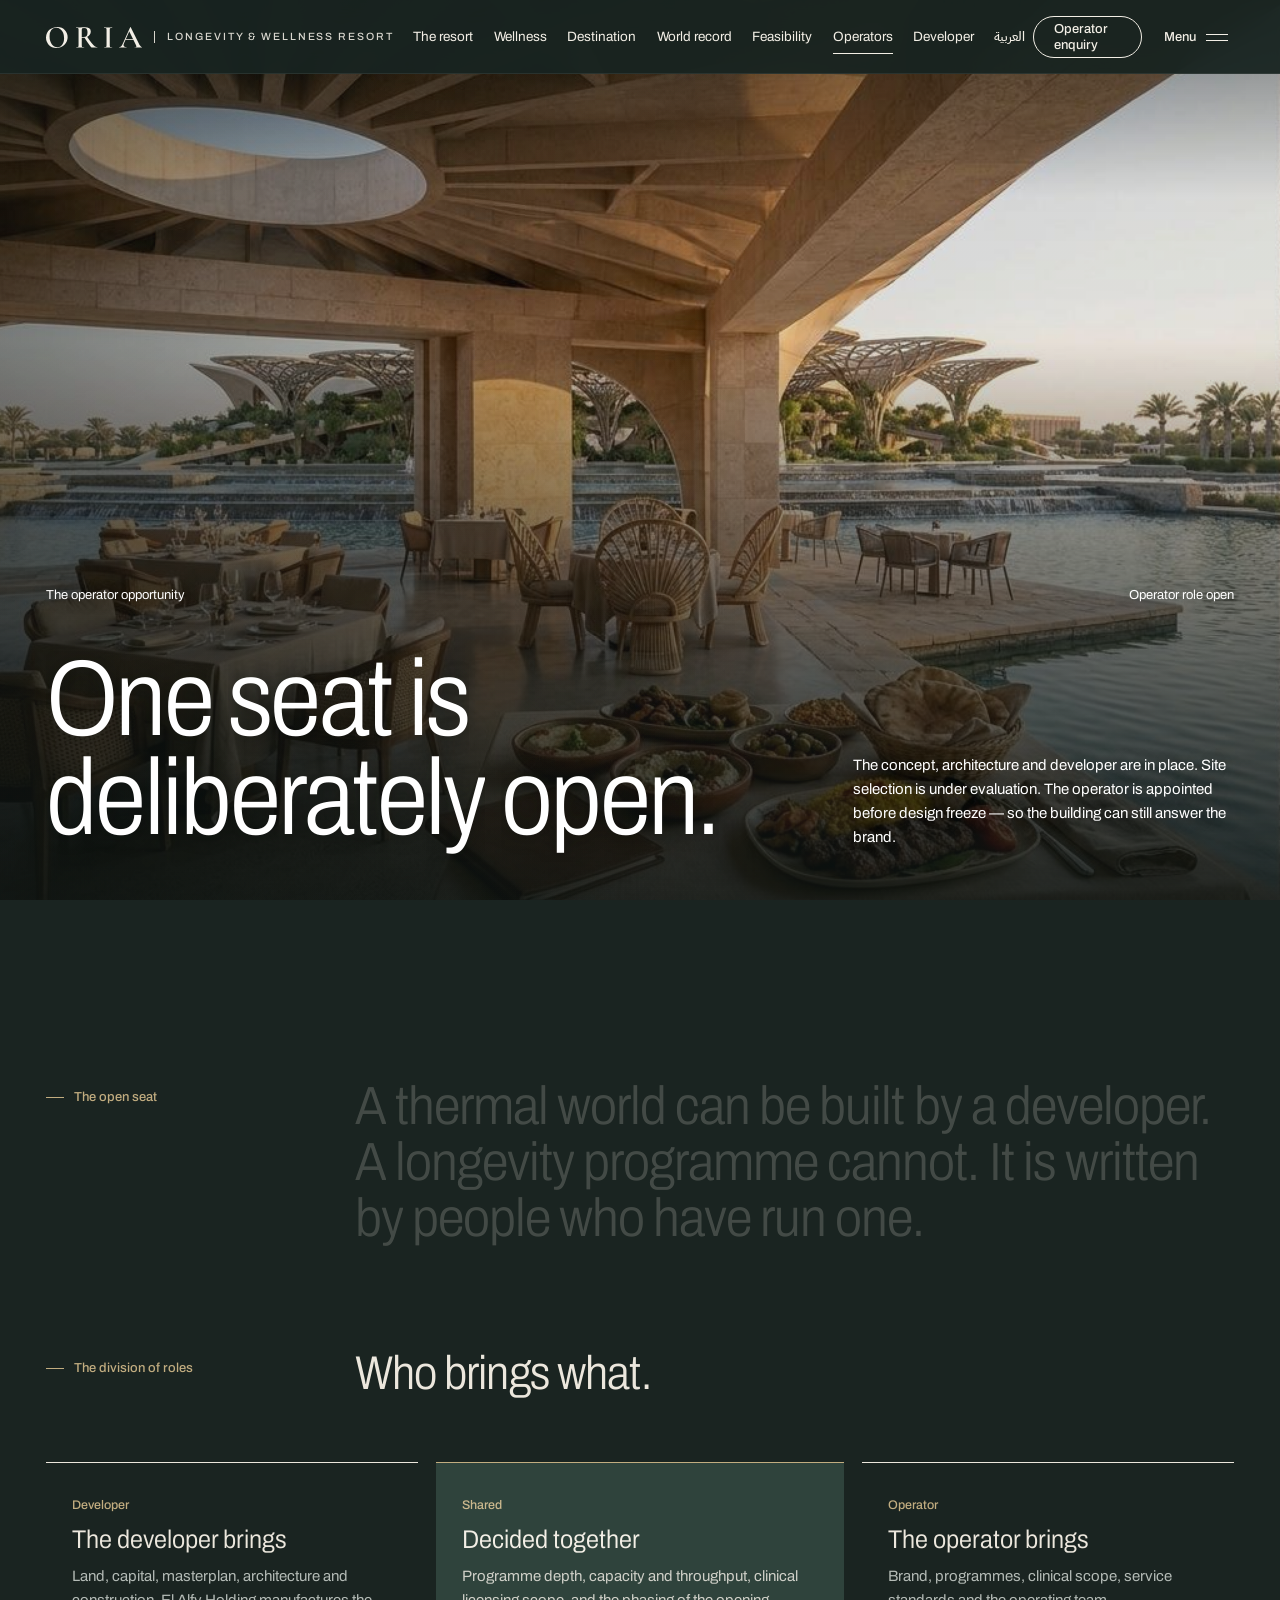
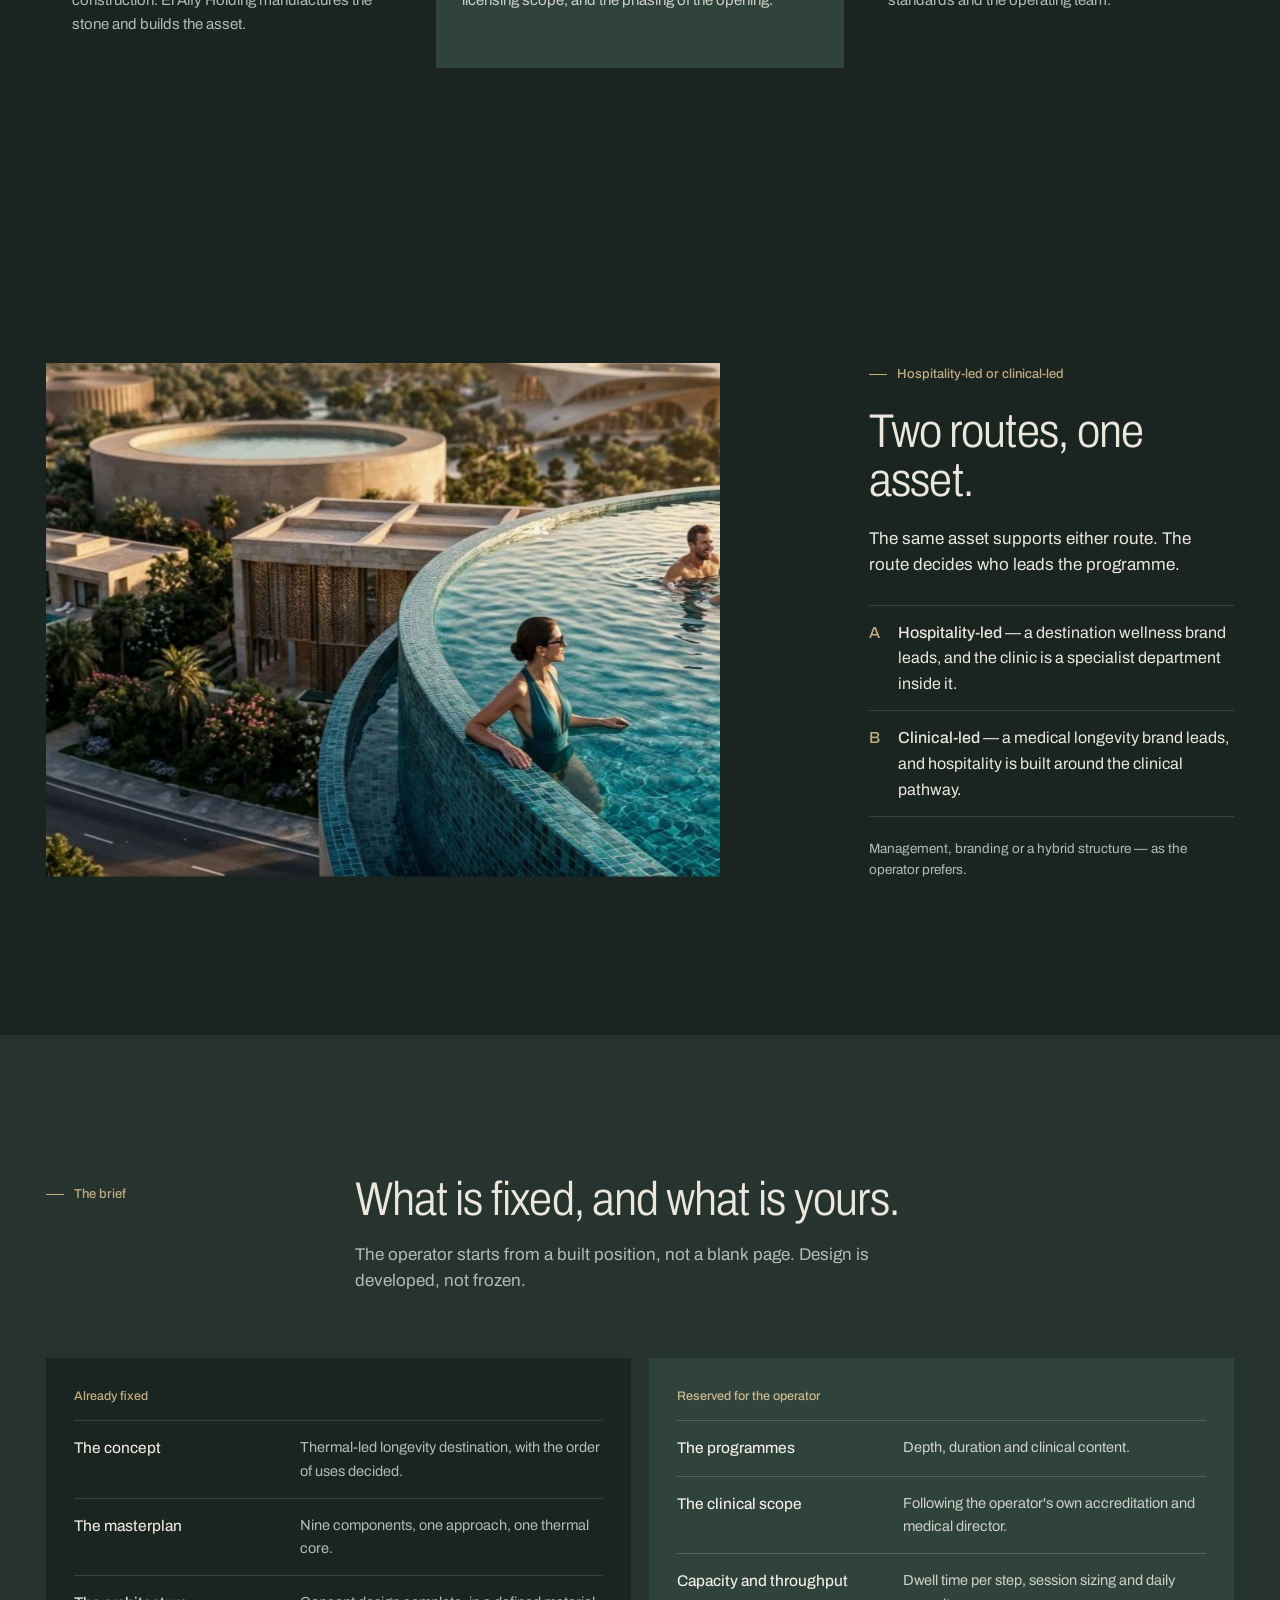
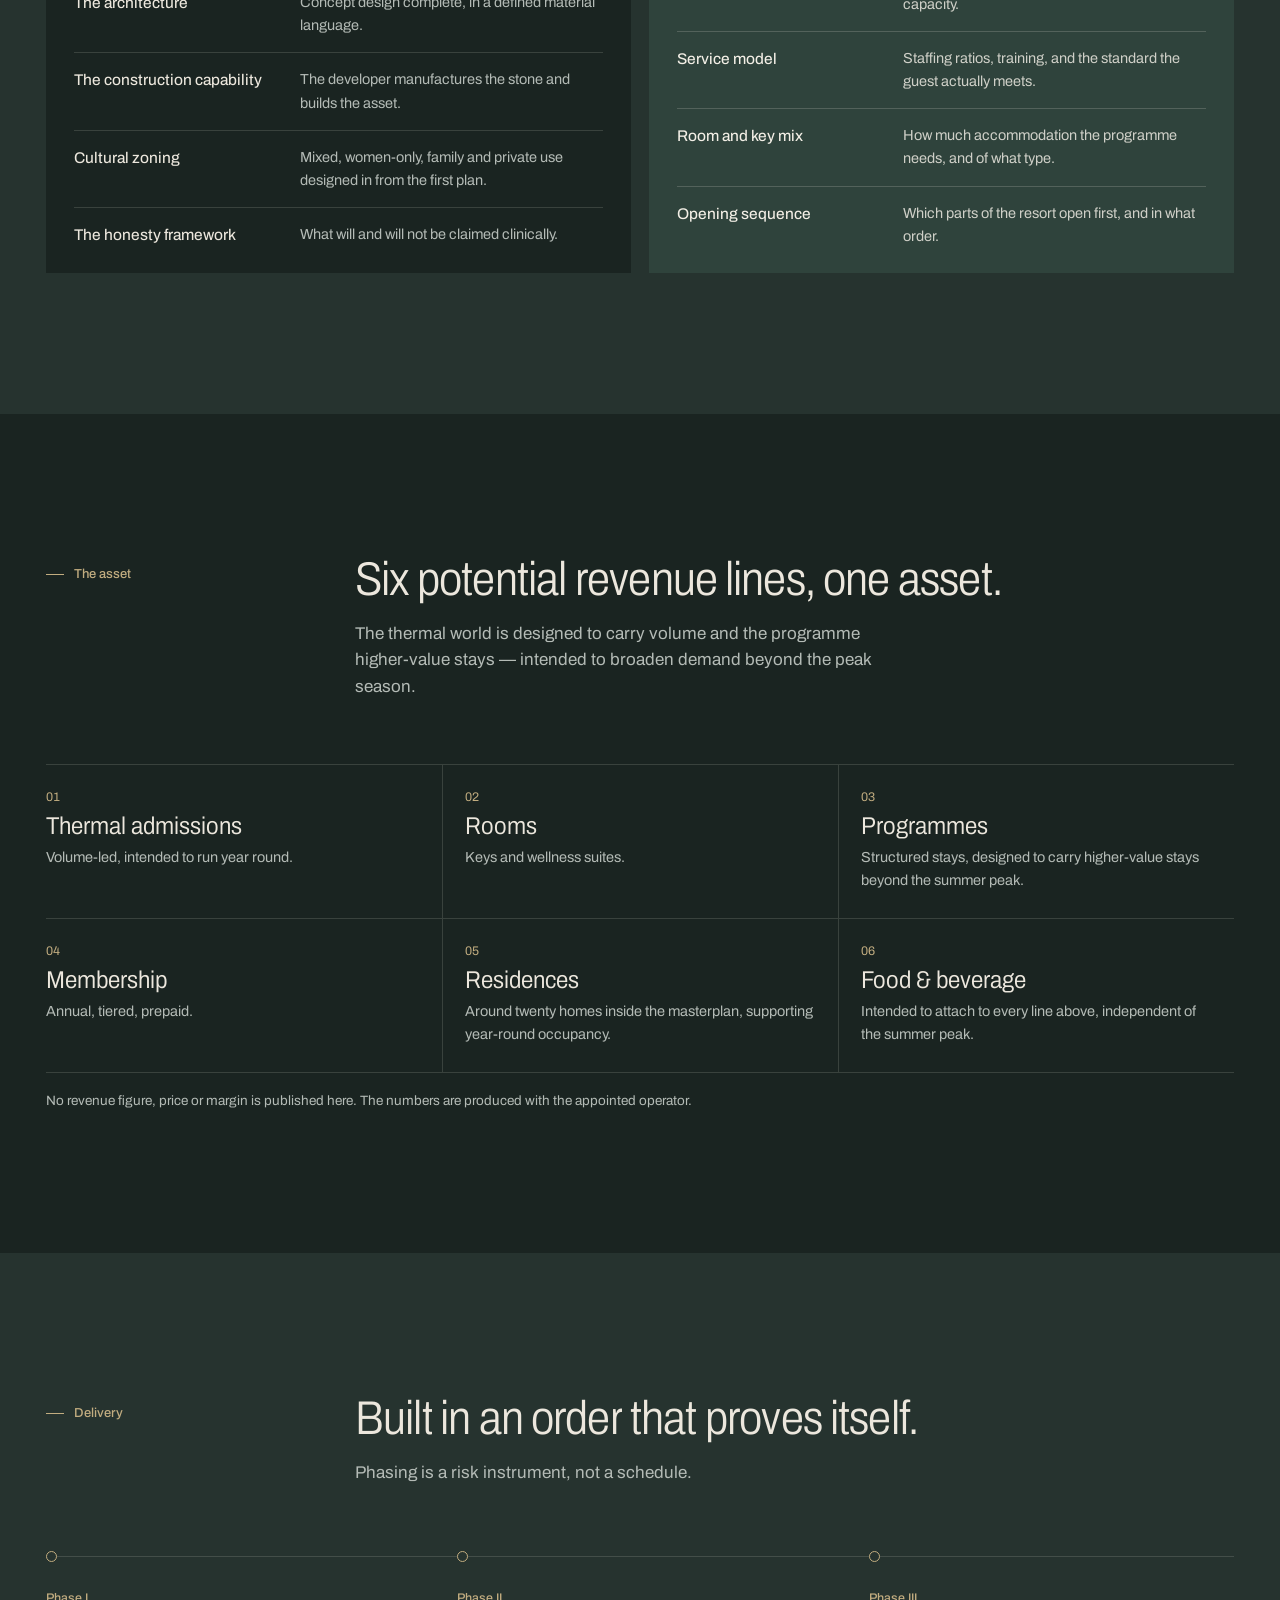
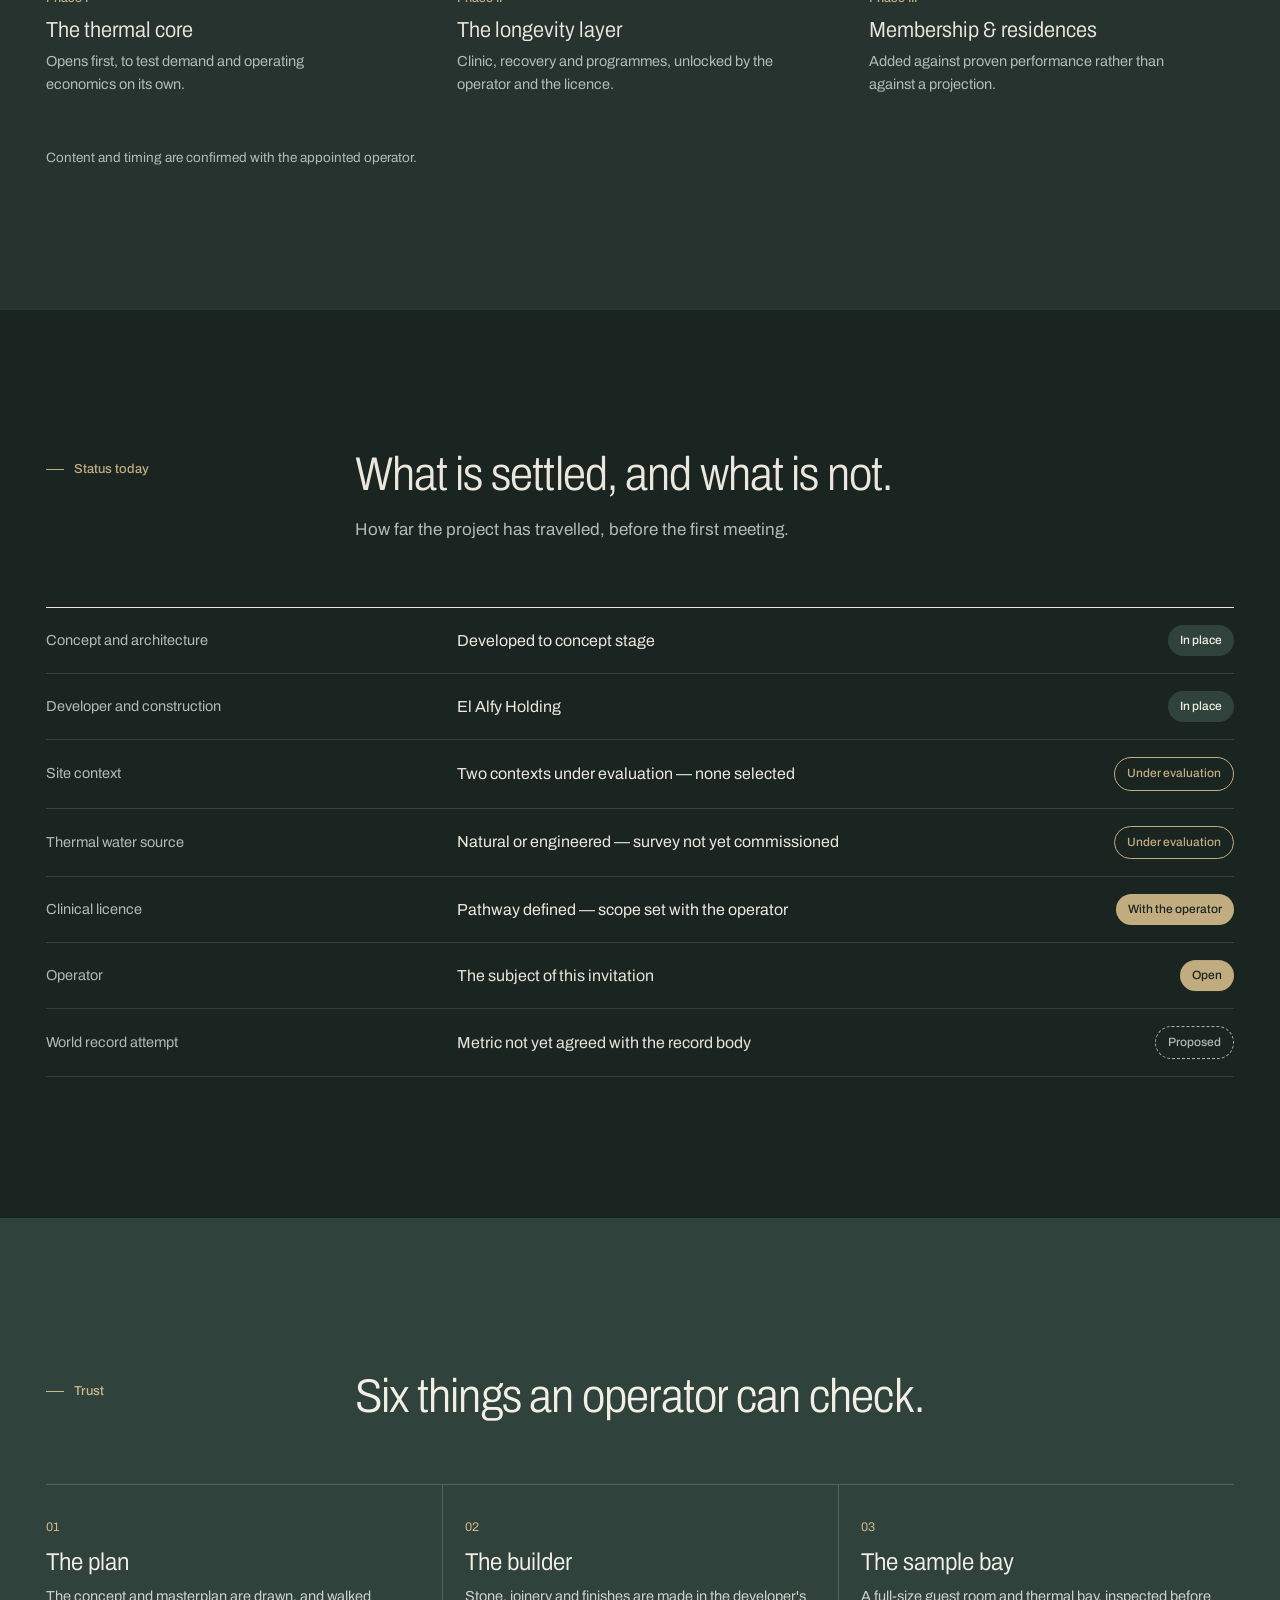
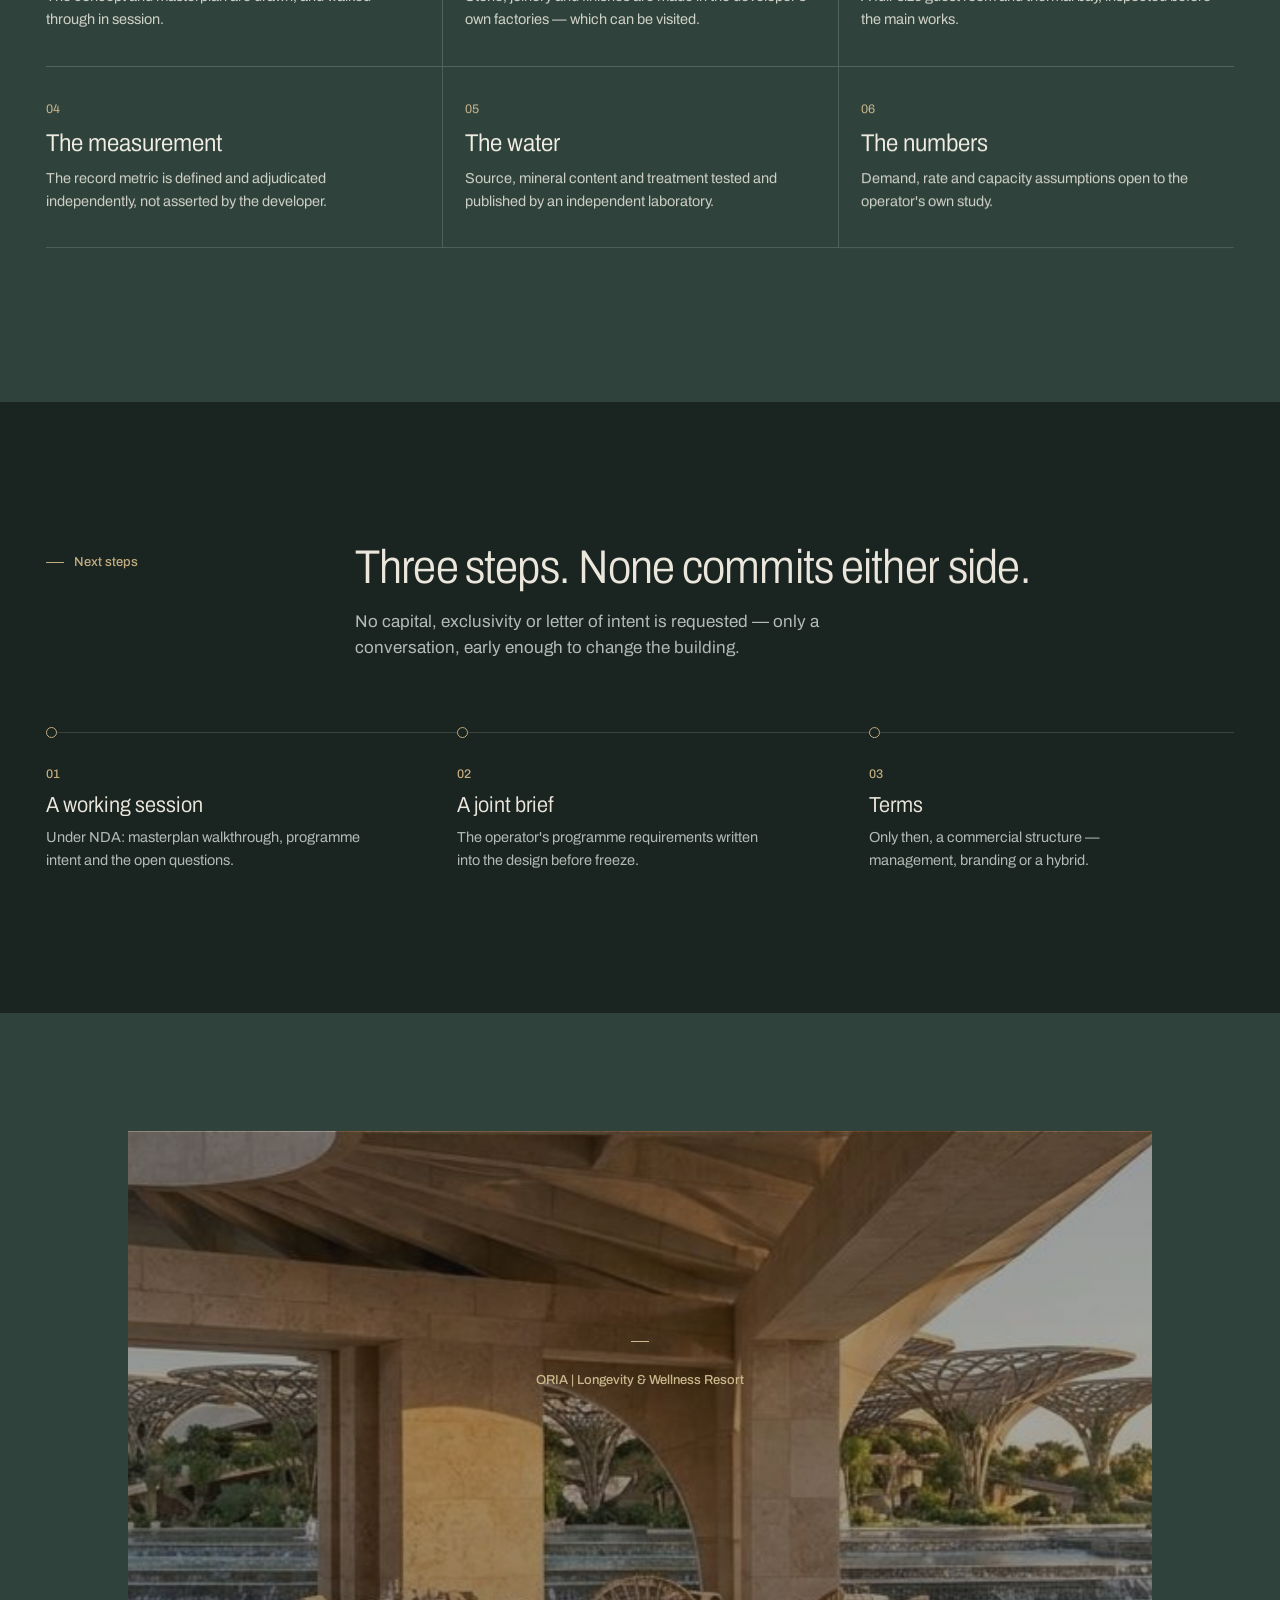
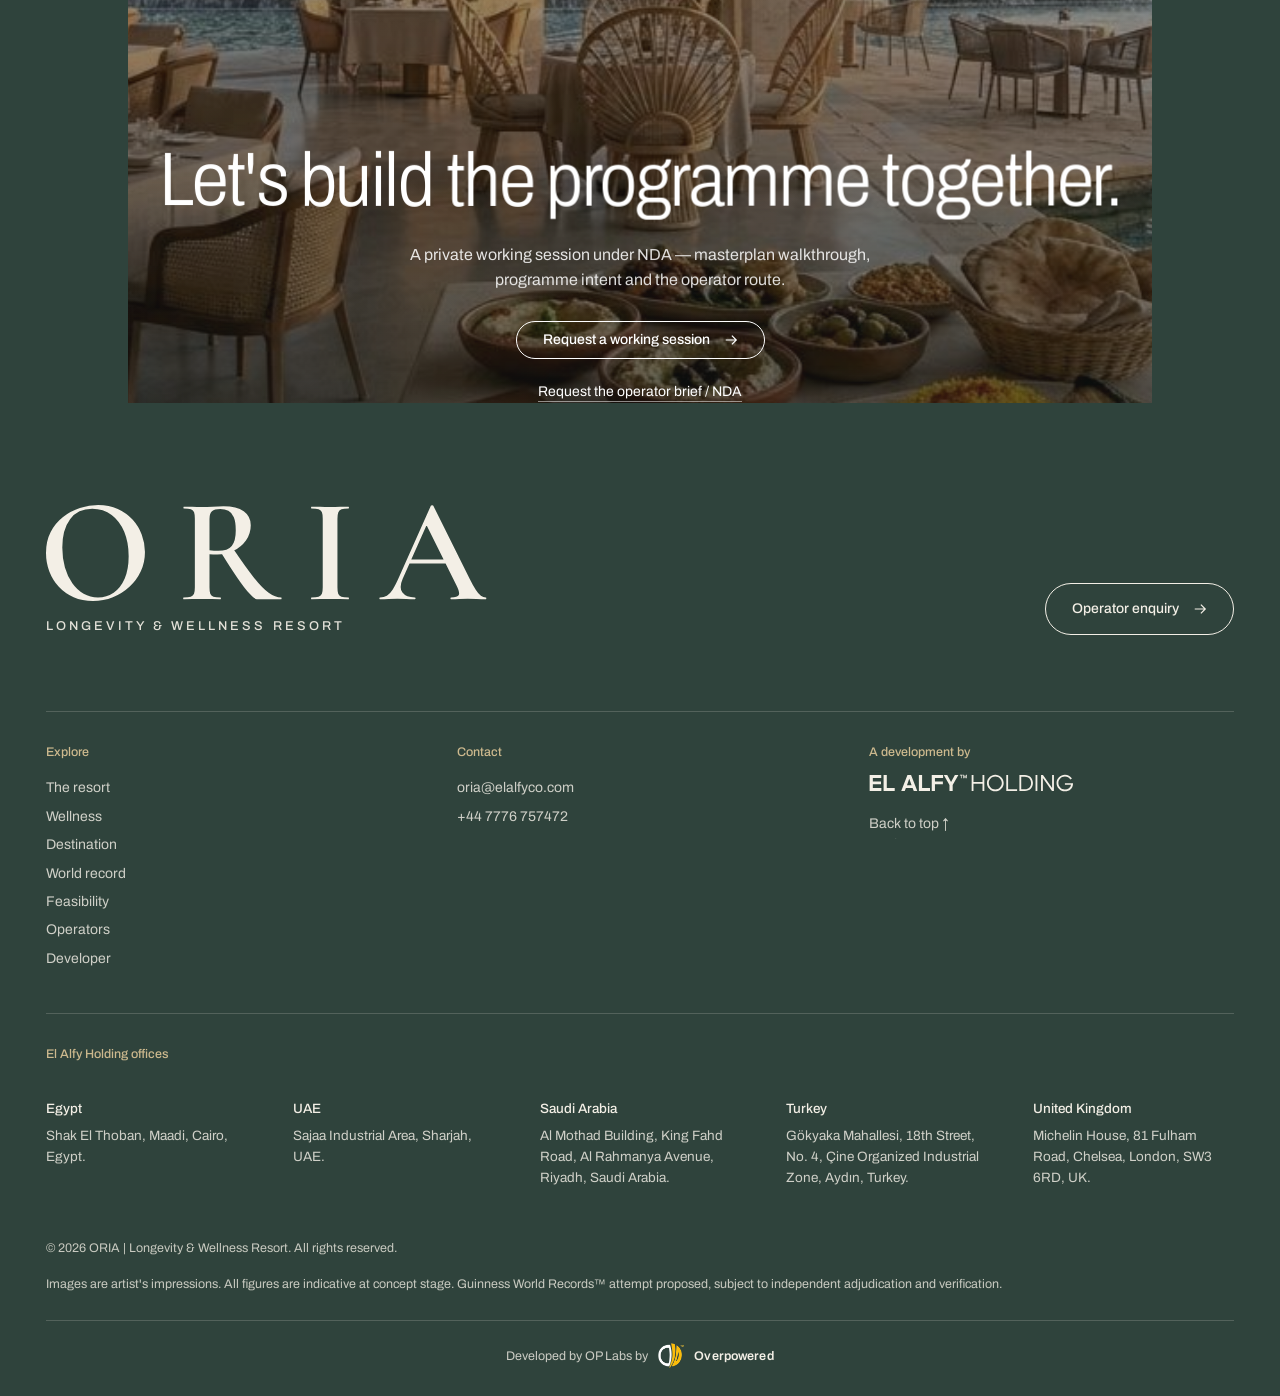
<file: operators.html>
<!DOCTYPE html>
<html lang="en">
<head>
<meta name="robots" content="noindex,nofollow,noarchive">
<meta charset="utf-8">
<meta name="viewport" content="width=device-width, initial-scale=1, viewport-fit=cover">
<script>(function(){var L="en";try{var q=(location.search.match(/[?&]lang=(ar|en)/)||[])[1];L=q||localStorage.getItem("oria-lang")||"en";if(q)localStorage.setItem("oria-lang",q);}catch(e){}window.ORIA_LANG=L;if(L==="ar"){document.documentElement.lang="ar";document.documentElement.dir="rtl";}})();</script>
<title>Operators — ORIA | Longevity &amp; Wellness Resort</title>
<meta name="description" content="ORIA — a thermal-led Longevity &amp; Wellness Resort in Egypt, developed by El Alfy Holding and seeking a specialist wellness brand or resort operator to run it. Includes a proposed Guinness World Records™ attempt.">
<link rel="preconnect" href="https://fonts.googleapis.com">
<link rel="preconnect" href="https://fonts.gstatic.com" crossorigin>
<link href="https://fonts.googleapis.com/css2?family=Archivo:wdth,wght@62..125,100..900&family=IBM+Plex+Sans+Arabic:wght@200;300;400;500;600&display=swap" rel="stylesheet">
<link rel="stylesheet" href="style.css">
</head>
<body>
<svg width="0" height="0" style="position:absolute" aria-hidden="true"><defs><symbol id="lg-star" viewBox="158 54 1683 1325"><path fill="currentColor" fill-rule="evenodd" d="M1010.0,1348.8C1011.6,1337.1 1013.9,1322.8 1015.1,1317.0C1016.2,1311.2 1018.0,1302.5 1018.9,1297.5C1022.5,1279.6 1029.4,1254.7 1036.1,1235.5C1047.2,1203.8 1051.3,1193.7 1063.5,1168.4C1117.5,1056.7 1205.9,960.7 1319.7,890.3C1323.4,887.9 1330.5,883.5 1335.5,880.3C1354.4,868.4 1411.8,839.1 1449.8,822.0C1481.5,807.8 1540.3,788.2 1584.5,777.1C1606.2,771.6 1639.1,764.5 1649.5,763.0C1653.9,762.4 1660.9,761.0 1665.0,760.0C1669.1,759.0 1675.2,757.9 1678.5,757.5C1681.8,757.2 1690.8,755.8 1698.5,754.5C1706.2,753.2 1719.2,751.4 1727.5,750.6C1735.8,749.8 1745.0,748.6 1748.0,748.0C1751.0,747.4 1762.5,746.3 1773.5,745.5C1822.1,741.9 1834.0,740.4 1835.5,738.0C1836.6,736.2 1828.2,735.2 1800.0,733.5C1784.3,732.6 1771.2,731.6 1770.9,731.5C1770.6,731.3 1760.3,730.2 1748.0,729.0C1735.7,727.8 1723.5,726.5 1720.8,726.0C1718.1,725.4 1709.0,724.1 1700.7,723.1C1692.3,722.0 1682.1,720.4 1678.0,719.5C1673.9,718.6 1667.1,717.5 1663.0,716.9C1658.9,716.4 1650.3,714.8 1644.0,713.5C1637.7,712.1 1626.9,709.9 1620.0,708.5C1599.3,704.2 1580.5,699.6 1559.0,693.5C1485.5,672.6 1454.2,660.9 1392.0,630.8C1304.9,588.6 1214.9,522.3 1165.7,464.0C1158.5,455.5 1149.6,445.1 1146.0,441.0C1112.2,402.3 1071.0,331.4 1053.6,282.0C1051.7,276.8 1049.2,270.0 1048.0,267.0C1042.1,252.5 1030.6,213.9 1026.8,196.0C1026.3,193.5 1024.3,184.3 1022.5,175.5C1016.1,145.2 1011.2,109.4 1009.5,81.0C1008.6,66.6 1006.6,58.1 1004.4,60.2C1003.4,61.2 1001.9,72.1 1001.0,85.3C998.7,116.4 994.5,145.3 987.4,179.0C986.0,185.3 984.4,193.4 983.6,197.0C974.6,241.0 951.3,305.0 930.1,343.8C911.1,378.4 881.6,421.5 858.0,449.0C837.0,473.4 793.0,517.5 780.7,526.3C777.5,528.6 768.5,535.2 760.7,541.0C730.5,563.4 700.7,583.7 679.5,596.4C647.5,615.5 624.8,627.6 600.0,638.8C568.9,652.9 545.3,662.7 523.5,670.5C518.0,672.5 509.9,675.4 505.5,677.0C475.2,687.9 416.3,703.8 386.5,709.1C380.4,710.1 371.2,711.9 366.0,713.1C323.7,722.2 248.2,731.4 198.5,733.5C185.3,734.1 171.8,735.5 167.6,736.7C161.5,738.5 178.2,741.3 204.0,743.0C239.4,745.2 250.8,746.1 264.5,748.1C272.2,749.2 282.6,750.5 287.5,751.1C303.7,753.0 337.9,758.3 364.0,763.0C381.2,766.1 435.3,779.3 464.0,787.4C488.2,794.2 527.7,808.6 555.5,820.7C563.8,824.3 573.4,828.5 577.0,830.0C584.2,833.0 638.6,860.3 646.5,864.8C649.2,866.4 655.1,869.7 659.5,872.2C686.2,887.0 746.6,928.3 769.5,947.4C804.9,976.9 843.5,1015.7 871.4,1050.0C915.9,1104.6 958.2,1180.5 974.3,1234.5C983.0,1263.7 988.6,1284.7 990.4,1295.0C991.3,1299.7 993.1,1308.9 994.4,1315.5C995.8,1322.1 997.8,1334.5 999.0,1343.0C1002.3,1368.0 1004.1,1375.3 1006.1,1371.7C1006.6,1370.9 1008.4,1360.6 1010.0,1348.8ZM989.0,1020.0C981.0,1019.6 970.9,1018.7 966.5,1018.2C962.1,1017.6 954.7,1016.6 950.0,1016.0C939.8,1014.6 912.9,1008.7 907.4,1006.6C905.3,1005.8 901.5,1004.6 899.0,1004.0C894.9,1002.9 883.8,998.8 871.5,993.8C814.2,970.4 762.2,924.6 733.0,872.0C718.4,845.8 706.3,808.5 701.9,776.5C700.4,765.9 700.4,722.1 701.8,709.2C705.1,680.3 716.9,641.0 729.7,616.5C749.7,578.3 786.6,537.2 821.0,514.8C853.8,493.5 896.3,474.8 924.0,469.5C927.6,468.8 935.0,467.3 940.5,466.2C981.7,457.5 1038.2,458.1 1077.0,467.6C1111.1,475.9 1140.1,486.8 1166.5,501.3C1209.5,524.8 1244.1,559.2 1271.4,605.5C1278.6,617.6 1293.7,651.7 1295.9,660.8C1296.4,662.8 1297.8,668.1 1298.9,672.5C1301.7,682.9 1304.6,703.4 1306.1,724.1C1309.7,773.2 1298.7,826.0 1275.8,869.0C1238.2,939.6 1182.1,984.1 1100.5,1007.9C1079.1,1014.1 1024.9,1021.6 1007.0,1020.8C1005.1,1020.8 997.0,1020.4 989.0,1020.0Z"/></symbol><symbol id="lg-letters" viewBox="47 1411 1949 345"><path fill="currentColor" fill-rule="evenodd" d="M277.7,1750.6C283.6,1749.8 291.6,1748.8 295.5,1748.5C299.4,1748.1 304.3,1747.2 306.5,1746.4C308.7,1745.7 313.4,1744.4 317.0,1743.6C369.1,1731.4 415.7,1695.3 437.5,1650.5C450.9,1623.0 454.3,1601.7 451.0,1566.5C448.8,1543.0 435.0,1513.6 416.1,1492.2C384.8,1456.7 344.2,1435.3 292.9,1427.4C212.4,1415.0 138.0,1441.0 92.3,1497.5C57.1,1541.0 50.7,1606.8 76.8,1655.3C105.4,1708.3 159.9,1742.7 226.6,1749.5C234.8,1750.4 241.9,1751.2 242.5,1751.5C245.0,1752.4 268.0,1751.9 277.7,1750.6ZM748.1,1743.1L750.5,1741.2L750.8,1596.3C751.0,1461.7 751.1,1451.4 752.7,1450.2C755.3,1448.3 848.3,1448.5 860.6,1450.5C873.0,1452.5 886.5,1456.2 892.5,1459.3C915.9,1471.1 927.9,1492.1 926.7,1519.0C925.4,1551.1 907.3,1572.2 873.7,1581.0C863.7,1583.6 859.8,1584.1 840.4,1584.9C828.4,1585.4 817.1,1585.6 815.5,1585.3C811.9,1584.8 807.2,1586.4 806.4,1588.5C805.2,1591.5 807.2,1594.7 816.6,1605.0C828.2,1617.7 851.9,1645.0 865.5,1661.5C870.9,1668.1 882.2,1681.3 890.5,1690.9C912.6,1716.5 923.5,1729.4 928.6,1736.1C935.5,1745.1 935.0,1745.0 963.8,1745.0C987.1,1745.0 988.8,1744.9 990.4,1743.1C993.0,1740.2 991.7,1737.5 984.1,1729.5C980.4,1725.7 974.0,1718.5 969.9,1713.5C965.9,1708.5 958.7,1700.2 953.9,1695.0C949.2,1689.8 934.2,1672.5 920.5,1656.5C888.0,1618.4 879.8,1609.1 876.1,1605.6C874.4,1603.9 873.0,1601.8 873.0,1600.8C873.0,1598.8 872.2,1599.0 892.3,1595.5C939.4,1587.4 967.9,1564.7 975.0,1529.9C983.6,1487.9 958.6,1453.2 909.5,1439.0C885.0,1432.0 870.1,1431.0 782.2,1431.0C705.3,1431.0 705.4,1431.0 703.6,1435.7C703.2,1436.6 702.9,1505.4 702.9,1588.5L703.0,1739.5L706.0,1742.2L709.0,1745.0L727.4,1745.0C744.0,1745.0 746.0,1744.8 748.1,1743.1ZM1297.1,1743.6C1301.1,1741.9 1301.1,1742.7 1301.7,1589.6C1302.4,1432.6 1302.4,1435.5 1297.7,1433.2C1295.5,1432.1 1280.8,1431.4 1266.7,1431.8C1259.9,1432.0 1258.6,1432.3 1256.5,1434.5L1254.0,1436.9L1254.0,1588.0C1254.0,1693.0 1254.3,1739.7 1255.1,1741.1C1255.7,1742.2 1257.0,1743.4 1258.2,1743.9C1260.6,1744.8 1294.9,1744.5 1297.1,1743.6ZM1989.6,1742.8C1992.1,1740.3 1991.0,1737.8 1981.0,1724.0C1976.0,1717.1 1968.9,1707.2 1965.1,1702.0C1961.4,1696.8 1954.6,1687.3 1950.0,1681.0C1945.4,1674.7 1936.2,1661.6 1929.5,1652.0C1909.2,1622.6 1896.2,1604.3 1882.0,1585.0C1874.5,1574.8 1866.3,1563.6 1863.8,1560.0C1853.9,1545.8 1837.1,1521.6 1829.0,1509.9C1824.3,1503.2 1817.1,1493.1 1813.0,1487.6C1808.9,1482.0 1799.4,1469.0 1792.0,1458.6C1767.7,1424.4 1769.0,1424.6 1748.5,1453.0C1737.1,1468.8 1737.4,1468.3 1710.9,1504.0C1699.6,1519.1 1688.7,1534.0 1686.5,1537.0C1684.3,1540.0 1672.7,1555.8 1660.5,1572.0C1648.4,1588.3 1636.8,1604.0 1634.8,1607.0C1632.8,1610.0 1626.2,1618.6 1620.3,1626.0C1614.4,1633.5 1606.7,1643.6 1603.3,1648.5C1589.0,1669.0 1565.0,1701.6 1544.1,1728.9C1536.1,1739.3 1536.1,1739.1 1539.0,1742.0C1541.7,1744.7 1557.3,1744.9 1560.7,1742.2C1561.9,1741.3 1568.0,1733.5 1574.2,1725.0C1580.4,1716.5 1588.4,1705.5 1592.0,1700.6C1595.6,1695.7 1603.7,1684.9 1610.0,1676.6C1616.3,1668.3 1624.4,1657.5 1628.0,1652.5C1631.5,1647.5 1639.8,1636.1 1646.5,1627.0C1660.0,1608.8 1678.5,1583.3 1687.0,1571.5C1690.0,1567.3 1699.9,1553.8 1709.0,1541.6C1718.1,1529.4 1729.8,1513.6 1735.1,1506.4C1745.9,1492.0 1747.1,1490.7 1749.4,1491.6C1751.0,1492.2 1759.7,1503.9 1772.5,1522.5C1776.3,1528.0 1783.8,1538.4 1789.1,1545.6C1794.4,1552.8 1803.6,1565.8 1809.6,1574.6C1815.5,1583.3 1824.9,1596.8 1830.5,1604.5C1836.0,1612.2 1846.2,1626.6 1853.0,1636.5C1859.8,1646.4 1868.3,1658.5 1871.9,1663.5C1875.5,1668.5 1881.4,1676.8 1885.0,1682.0C1910.2,1718.1 1927.3,1741.2 1930.5,1743.2C1934.8,1745.8 1986.9,1745.5 1989.6,1742.8ZM230.0,1733.0C228.1,1732.6 221.4,1731.1 215.2,1729.6C177.5,1721.0 139.6,1690.5 122.0,1654.5C106.4,1622.7 102.8,1575.2 113.3,1541.5C126.4,1499.7 154.6,1468.9 194.6,1452.7C199.7,1450.7 204.2,1449.0 204.8,1449.0C205.3,1449.0 208.6,1448.1 212.1,1446.9C227.0,1442.2 264.5,1440.0 282.5,1442.9C304.6,1446.5 329.7,1457.0 347.5,1470.2C392.7,1503.7 412.0,1556.2 401.6,1617.5C396.2,1649.2 384.6,1671.4 362.3,1693.1C341.4,1713.4 320.7,1724.5 292.5,1730.6C281.8,1733.0 278.0,1733.3 257.0,1733.6C244.1,1733.7 231.9,1733.5 230.0,1733.0Z"/></symbol><symbol id="lg-full" viewBox="47 54 1949 1702"><path fill="currentColor" fill-rule="evenodd" d="M277.7,1750.6C283.6,1749.8 291.6,1748.8 295.5,1748.5C299.4,1748.1 304.3,1747.2 306.5,1746.4C308.7,1745.7 313.4,1744.4 317.0,1743.6C369.1,1731.4 415.7,1695.3 437.5,1650.5C450.9,1623.0 454.3,1601.7 451.0,1566.5C448.8,1543.0 435.0,1513.6 416.1,1492.2C384.8,1456.7 344.2,1435.3 292.9,1427.4C212.4,1415.0 138.0,1441.0 92.3,1497.5C57.1,1541.0 50.7,1606.8 76.8,1655.3C105.4,1708.3 159.9,1742.7 226.6,1749.5C234.8,1750.4 241.9,1751.2 242.5,1751.5C245.0,1752.4 268.0,1751.9 277.7,1750.6ZM748.1,1743.1L750.5,1741.2L750.8,1596.3C751.0,1461.7 751.1,1451.4 752.7,1450.2C755.3,1448.3 848.3,1448.5 860.6,1450.5C873.0,1452.5 886.5,1456.2 892.5,1459.3C915.9,1471.1 927.9,1492.1 926.7,1519.0C925.4,1551.1 907.3,1572.2 873.7,1581.0C863.7,1583.6 859.8,1584.1 840.4,1584.9C828.4,1585.4 817.1,1585.6 815.5,1585.3C811.9,1584.8 807.2,1586.4 806.4,1588.5C805.2,1591.5 807.2,1594.7 816.6,1605.0C828.2,1617.7 851.9,1645.0 865.5,1661.5C870.9,1668.1 882.2,1681.3 890.5,1690.9C912.6,1716.5 923.5,1729.4 928.6,1736.1C935.5,1745.1 935.0,1745.0 963.8,1745.0C987.1,1745.0 988.8,1744.9 990.4,1743.1C993.0,1740.2 991.7,1737.5 984.1,1729.5C980.4,1725.7 974.0,1718.5 969.9,1713.5C965.9,1708.5 958.7,1700.2 953.9,1695.0C949.2,1689.8 934.2,1672.5 920.5,1656.5C888.0,1618.4 879.8,1609.1 876.1,1605.6C874.4,1603.9 873.0,1601.8 873.0,1600.8C873.0,1598.8 872.2,1599.0 892.3,1595.5C939.4,1587.4 967.9,1564.7 975.0,1529.9C983.6,1487.9 958.6,1453.2 909.5,1439.0C885.0,1432.0 870.1,1431.0 782.2,1431.0C705.3,1431.0 705.4,1431.0 703.6,1435.7C703.2,1436.6 702.9,1505.4 702.9,1588.5L703.0,1739.5L706.0,1742.2L709.0,1745.0L727.4,1745.0C744.0,1745.0 746.0,1744.8 748.1,1743.1ZM1297.1,1743.6C1301.1,1741.9 1301.1,1742.7 1301.7,1589.6C1302.4,1432.6 1302.4,1435.5 1297.7,1433.2C1295.5,1432.1 1280.8,1431.4 1266.7,1431.8C1259.9,1432.0 1258.6,1432.3 1256.5,1434.5L1254.0,1436.9L1254.0,1588.0C1254.0,1693.0 1254.3,1739.7 1255.1,1741.1C1255.7,1742.2 1257.0,1743.4 1258.2,1743.9C1260.6,1744.8 1294.9,1744.5 1297.1,1743.6ZM1989.6,1742.8C1992.1,1740.3 1991.0,1737.8 1981.0,1724.0C1976.0,1717.1 1968.9,1707.2 1965.1,1702.0C1961.4,1696.8 1954.6,1687.3 1950.0,1681.0C1945.4,1674.7 1936.2,1661.6 1929.5,1652.0C1909.2,1622.6 1896.2,1604.3 1882.0,1585.0C1874.5,1574.8 1866.3,1563.6 1863.8,1560.0C1853.9,1545.8 1837.1,1521.6 1829.0,1509.9C1824.3,1503.2 1817.1,1493.1 1813.0,1487.6C1808.9,1482.0 1799.4,1469.0 1792.0,1458.6C1767.7,1424.4 1769.0,1424.6 1748.5,1453.0C1737.1,1468.8 1737.4,1468.3 1710.9,1504.0C1699.6,1519.1 1688.7,1534.0 1686.5,1537.0C1684.3,1540.0 1672.7,1555.8 1660.5,1572.0C1648.4,1588.3 1636.8,1604.0 1634.8,1607.0C1632.8,1610.0 1626.2,1618.6 1620.3,1626.0C1614.4,1633.5 1606.7,1643.6 1603.3,1648.5C1589.0,1669.0 1565.0,1701.6 1544.1,1728.9C1536.1,1739.3 1536.1,1739.1 1539.0,1742.0C1541.7,1744.7 1557.3,1744.9 1560.7,1742.2C1561.9,1741.3 1568.0,1733.5 1574.2,1725.0C1580.4,1716.5 1588.4,1705.5 1592.0,1700.6C1595.6,1695.7 1603.7,1684.9 1610.0,1676.6C1616.3,1668.3 1624.4,1657.5 1628.0,1652.5C1631.5,1647.5 1639.8,1636.1 1646.5,1627.0C1660.0,1608.8 1678.5,1583.3 1687.0,1571.5C1690.0,1567.3 1699.9,1553.8 1709.0,1541.6C1718.1,1529.4 1729.8,1513.6 1735.1,1506.4C1745.9,1492.0 1747.1,1490.7 1749.4,1491.6C1751.0,1492.2 1759.7,1503.9 1772.5,1522.5C1776.3,1528.0 1783.8,1538.4 1789.1,1545.6C1794.4,1552.8 1803.6,1565.8 1809.6,1574.6C1815.5,1583.3 1824.9,1596.8 1830.5,1604.5C1836.0,1612.2 1846.2,1626.6 1853.0,1636.5C1859.8,1646.4 1868.3,1658.5 1871.9,1663.5C1875.5,1668.5 1881.4,1676.8 1885.0,1682.0C1910.2,1718.1 1927.3,1741.2 1930.5,1743.2C1934.8,1745.8 1986.9,1745.5 1989.6,1742.8ZM230.0,1733.0C228.1,1732.6 221.4,1731.1 215.2,1729.6C177.5,1721.0 139.6,1690.5 122.0,1654.5C106.4,1622.7 102.8,1575.2 113.3,1541.5C126.4,1499.7 154.6,1468.9 194.6,1452.7C199.7,1450.7 204.2,1449.0 204.8,1449.0C205.3,1449.0 208.6,1448.1 212.1,1446.9C227.0,1442.2 264.5,1440.0 282.5,1442.9C304.6,1446.5 329.7,1457.0 347.5,1470.2C392.7,1503.7 412.0,1556.2 401.6,1617.5C396.2,1649.2 384.6,1671.4 362.3,1693.1C341.4,1713.4 320.7,1724.5 292.5,1730.6C281.8,1733.0 278.0,1733.3 257.0,1733.6C244.1,1733.7 231.9,1733.5 230.0,1733.0ZM1010.0,1348.8C1011.6,1337.1 1013.9,1322.8 1015.1,1317.0C1016.2,1311.2 1018.0,1302.5 1018.9,1297.5C1022.5,1279.6 1029.4,1254.7 1036.1,1235.5C1047.2,1203.8 1051.3,1193.7 1063.5,1168.4C1117.5,1056.7 1205.9,960.7 1319.7,890.3C1323.4,887.9 1330.5,883.5 1335.5,880.3C1354.4,868.4 1411.8,839.1 1449.8,822.0C1481.5,807.8 1540.3,788.2 1584.5,777.1C1606.2,771.6 1639.1,764.5 1649.5,763.0C1653.9,762.4 1660.9,761.0 1665.0,760.0C1669.1,759.0 1675.2,757.9 1678.5,757.5C1681.8,757.2 1690.8,755.8 1698.5,754.5C1706.2,753.2 1719.2,751.4 1727.5,750.6C1735.8,749.8 1745.0,748.6 1748.0,748.0C1751.0,747.4 1762.5,746.3 1773.5,745.5C1822.1,741.9 1834.0,740.4 1835.5,738.0C1836.6,736.2 1828.2,735.2 1800.0,733.5C1784.3,732.6 1771.2,731.6 1770.9,731.5C1770.6,731.3 1760.3,730.2 1748.0,729.0C1735.7,727.8 1723.5,726.5 1720.8,726.0C1718.1,725.4 1709.0,724.1 1700.7,723.1C1692.3,722.0 1682.1,720.4 1678.0,719.5C1673.9,718.6 1667.1,717.5 1663.0,716.9C1658.9,716.4 1650.3,714.8 1644.0,713.5C1637.7,712.1 1626.9,709.9 1620.0,708.5C1599.3,704.2 1580.5,699.6 1559.0,693.5C1485.5,672.6 1454.2,660.9 1392.0,630.8C1304.9,588.6 1214.9,522.3 1165.7,464.0C1158.5,455.5 1149.6,445.1 1146.0,441.0C1112.2,402.3 1071.0,331.4 1053.6,282.0C1051.7,276.8 1049.2,270.0 1048.0,267.0C1042.1,252.5 1030.6,213.9 1026.8,196.0C1026.3,193.5 1024.3,184.3 1022.5,175.5C1016.1,145.2 1011.2,109.4 1009.5,81.0C1008.6,66.6 1006.6,58.1 1004.4,60.2C1003.4,61.2 1001.9,72.1 1001.0,85.3C998.7,116.4 994.5,145.3 987.4,179.0C986.0,185.3 984.4,193.4 983.6,197.0C974.6,241.0 951.3,305.0 930.1,343.8C911.1,378.4 881.6,421.5 858.0,449.0C837.0,473.4 793.0,517.5 780.7,526.3C777.5,528.6 768.5,535.2 760.7,541.0C730.5,563.4 700.7,583.7 679.5,596.4C647.5,615.5 624.8,627.6 600.0,638.8C568.9,652.9 545.3,662.7 523.5,670.5C518.0,672.5 509.9,675.4 505.5,677.0C475.2,687.9 416.3,703.8 386.5,709.1C380.4,710.1 371.2,711.9 366.0,713.1C323.7,722.2 248.2,731.4 198.5,733.5C185.3,734.1 171.8,735.5 167.6,736.7C161.5,738.5 178.2,741.3 204.0,743.0C239.4,745.2 250.8,746.1 264.5,748.1C272.2,749.2 282.6,750.5 287.5,751.1C303.7,753.0 337.9,758.3 364.0,763.0C381.2,766.1 435.3,779.3 464.0,787.4C488.2,794.2 527.7,808.6 555.5,820.7C563.8,824.3 573.4,828.5 577.0,830.0C584.2,833.0 638.6,860.3 646.5,864.8C649.2,866.4 655.1,869.7 659.5,872.2C686.2,887.0 746.6,928.3 769.5,947.4C804.9,976.9 843.5,1015.7 871.4,1050.0C915.9,1104.6 958.2,1180.5 974.3,1234.5C983.0,1263.7 988.6,1284.7 990.4,1295.0C991.3,1299.7 993.1,1308.9 994.4,1315.5C995.8,1322.1 997.8,1334.5 999.0,1343.0C1002.3,1368.0 1004.1,1375.3 1006.1,1371.7C1006.6,1370.9 1008.4,1360.6 1010.0,1348.8ZM989.0,1020.0C981.0,1019.6 970.9,1018.7 966.5,1018.2C962.1,1017.6 954.7,1016.6 950.0,1016.0C939.8,1014.6 912.9,1008.7 907.4,1006.6C905.3,1005.8 901.5,1004.6 899.0,1004.0C894.9,1002.9 883.8,998.8 871.5,993.8C814.2,970.4 762.2,924.6 733.0,872.0C718.4,845.8 706.3,808.5 701.9,776.5C700.4,765.9 700.4,722.1 701.8,709.2C705.1,680.3 716.9,641.0 729.7,616.5C749.7,578.3 786.6,537.2 821.0,514.8C853.8,493.5 896.3,474.8 924.0,469.5C927.6,468.8 935.0,467.3 940.5,466.2C981.7,457.5 1038.2,458.1 1077.0,467.6C1111.1,475.9 1140.1,486.8 1166.5,501.3C1209.5,524.8 1244.1,559.2 1271.4,605.5C1278.6,617.6 1293.7,651.7 1295.9,660.8C1296.4,662.8 1297.8,668.1 1298.9,672.5C1301.7,682.9 1304.6,703.4 1306.1,724.1C1309.7,773.2 1298.7,826.0 1275.8,869.0C1238.2,939.6 1182.1,984.1 1100.5,1007.9C1079.1,1014.1 1024.9,1021.6 1007.0,1020.8C1005.1,1020.8 997.0,1020.4 989.0,1020.0Z"/></symbol>
<g>
<g id="eag-0-0">
<path d="M 81.671875 -18.453125 L 28.59375 -18.453125 L 28.59375 -41.4375 L 79.40625 -41.4375 L 79.40625 -59.4375 L 28.59375 -59.4375 L 28.59375 -81.0625 L 80.921875 -81.0625 L 80.921875 -99.515625 L 8.625 -99.515625 L 8.625 0 L 81.671875 0 Z M 81.671875 -18.453125 "/>
</g>
<g id="eag-0-1">
<path d="M 77.890625 -18.75 L 28.59375 -18.75 L 28.59375 -99.515625 L 8.625 -99.515625 L 8.625 0 L 77.890625 0 Z M 77.890625 -18.75 "/>
</g>
<g id="eag-0-2">
</g>
<g id="eag-0-3">
<path d="M 0.609375 0 L 22.390625 0 L 29.640625 -18.609375 L 71.390625 -18.609375 L 78.65625 0 L 100.4375 0 L 61.859375 -99.515625 L 39.171875 -99.515625 Z M 50.359375 -75.78125 L 50.671875 -75.78125 L 65.03125 -35.546875 L 36.15625 -35.546875 Z M 50.359375 -75.78125 "/>
</g>
<g id="eag-0-4">
<path d="M 28.59375 -41.4375 L 77.890625 -41.4375 L 77.890625 -59.4375 L 28.59375 -59.4375 L 28.59375 -81.0625 L 79.25 -81.0625 L 79.25 -99.515625 L 8.625 -99.515625 L 8.625 0 L 28.59375 0 Z M 28.59375 -41.4375 "/>
</g>
<g id="eag-0-5">
<path d="M 36.453125 0 L 56.421875 0 L 56.421875 -37.0625 L 91.953125 -99.515625 L 70.1875 -99.515625 L 46.4375 -55.8125 L 22.6875 -99.515625 L 1.0625 -99.515625 L 36.453125 -37.0625 Z M 36.453125 0 "/>
</g>
<g id="eag-1-0">
<path d="M 17.96875 -21.65625 L 0.453125 -21.65625 L 0.453125 -17.578125 L 7.046875 -17.578125 L 7.046875 0 L 11.390625 0 L 11.390625 -17.578125 L 17.96875 -17.578125 Z M 17.96875 -21.65625 "/>
</g>
<g id="eag-1-1">
<path d="M 1.609375 0 L 6.03125 0 L 6.6875 -7.375 L 7.078125 -14.953125 L 12.21875 -0.625 L 16.265625 -0.625 L 21.328125 -14.90625 L 21.40625 -14.71875 L 21.796875 -7.375 L 22.453125 0 L 26.859375 0 L 24.921875 -21.65625 L 20.1875 -21.65625 L 14.25 -6.453125 L 14.1875 -6.453125 L 8.265625 -21.65625 L 3.5625 -21.65625 Z M 1.609375 0 "/>
</g>
<g id="eag-2-0">
<path d="M 11.34375 0 L 22.6875 0 L 22.6875 -45.828125 L 78.796875 -45.828125 L 78.796875 0 L 90.140625 0 L 90.140625 -99.515625 L 78.796875 -99.515625 L 78.796875 -56.5625 L 22.6875 -56.5625 L 22.6875 -99.515625 L 11.34375 -99.515625 Z M 11.34375 0 "/>
</g>
<g id="eag-2-1">
<path d="M 5.4375 -49.609375 C 5.4375 -21.171875 28.890625 2.125 57.46875 2.125 C 86.0625 2.125 109.5 -21.171875 109.5 -49.609375 C 109.5 -78.34375 86.0625 -101.640625 57.46875 -101.640625 C 28.890625 -101.640625 5.4375 -78.34375 5.4375 -49.609375 Z M 16.78125 -49.609375 C 16.78125 -72.140625 35.09375 -90.296875 57.46875 -90.296875 C 79.703125 -90.296875 98.015625 -72.140625 98.015625 -49.609375 C 98.015625 -27.375 79.703125 -9.21875 57.46875 -9.21875 C 35.09375 -9.21875 16.78125 -27.375 16.78125 -49.609375 Z M 16.78125 -49.609375 "/>
</g>
<g id="eag-2-2">
<path d="M 78.796875 -10.734375 L 22.6875 -10.734375 L 22.6875 -99.515625 L 11.34375 -99.515625 L 11.34375 0 L 78.796875 0 Z M 78.796875 -10.734375 "/>
</g>
<g id="eag-2-3">
<path d="M 45.828125 -88.78125 C 69.875 -88.78125 84.09375 -70.9375 84.09375 -49.765625 C 84.09375 -28.59375 69.875 -10.734375 45.828125 -10.734375 L 22.6875 -10.734375 L 22.6875 -88.78125 Z M 45.828125 0 C 76.078125 0 95.59375 -22.390625 95.59375 -49.765625 C 95.59375 -77.140625 76.078125 -99.515625 45.828125 -99.515625 L 11.34375 -99.515625 L 11.34375 0 Z M 45.828125 0 "/>
</g>
<g id="eag-2-4">
<path d="M 22.6875 -99.515625 L 11.34375 -99.515625 L 11.34375 0 L 22.6875 0 Z M 22.6875 -99.515625 "/>
</g>
<g id="eag-2-5">
<path d="M 11.34375 0 L 22.6875 0 L 22.6875 -81.671875 L 79.40625 0 L 91.5 0 L 91.5 -99.515625 L 80.15625 -99.515625 L 80.15625 -18 L 23.4375 -99.515625 L 11.34375 -99.515625 Z M 11.34375 0 "/>
</g>
<g id="eag-2-6">
<path d="M 107.6875 -49 L 57.328125 -49 L 57.328125 -38.265625 L 95.59375 -38.265625 C 92.5625 -18.296875 76.53125 -9.21875 57.328125 -9.21875 C 34.9375 -9.21875 16.640625 -27.375 16.640625 -49.609375 C 16.640625 -72.140625 34.9375 -90.296875 57.328125 -90.296875 C 71.6875 -90.296875 84.25 -82.734375 91.5 -71.390625 L 101.03125 -77.59375 C 91.8125 -92.109375 75.625 -101.640625 57.328125 -101.640625 C 28.734375 -101.640625 5.296875 -78.34375 5.296875 -49.609375 C 5.296875 -21.171875 28.734375 2.125 57.328125 2.125 C 88.03125 2.125 106.9375 -17.390625 107.6875 -45.21875 Z M 107.6875 -49 "/>
</g>
</g>
<symbol id="ea-logo" viewBox="94 97 1274 112">
<g fill="currentColor" fill-opacity="1">
<use href="#eag-0-0" x="89.3237" y="202.7886"/>
<use href="#eag-0-1" x="176.145103" y="202.7886"/>
<use href="#eag-0-2" x="256.15995" y="202.7886"/>
<use href="#eag-0-3" x="293.97415" y="202.7886"/>
<use href="#eag-0-1" x="395.769977" y="202.7886"/>
<use href="#eag-0-4" x="475.784824" y="202.7886"/>
<use href="#eag-0-5" x="558.21978" y="202.7886"/>
</g>
<g fill="currentColor" fill-opacity="1">
<use href="#eag-1-0" x="659.1021" y="123.6934"/>
<use href="#eag-1-1" x="677.244546" y="123.6934"/>
</g>
<g fill="currentColor" fill-opacity="1">
<use href="#eag-2-0" x="721.4502" y="202.7891"/>
<use href="#eag-2-1" x="822.489742" y="202.7891"/>
<use href="#eag-2-2" x="936.839883" y="202.7891"/>
</g>
<g fill="currentColor" fill-opacity="1">
<use href="#eag-2-3" x="1018.518555" y="202.7891"/>
<use href="#eag-2-4" x="1118.95307" y="202.7891"/>
</g>
<g fill="currentColor" fill-opacity="1">
<use href="#eag-2-5" x="1153.137107" y="202.7891"/>
<use href="#eag-2-6" x="1255.689218" y="202.7891"/>
</g>
</symbol><symbol id="lg-word" viewBox="49 -636 2974 648"><path fill="currentColor" d="M366 12Q294 12 235.5 -13.5Q177 -39 135.5 -84.0Q94 -129 71.5 -187.5Q49 -246 49 -312Q49 -393 80.5 -454.0Q112 -515 164.0 -555.5Q216 -596 278.0 -616.0Q340 -636 401 -636Q475 -636 533.5 -609.5Q592 -583 633.0 -538.0Q674 -493 695.5 -436.0Q717 -379 717 -319Q717 -249 689.0 -189.0Q661 -129 612.5 -84.0Q564 -39 500.5 -13.5Q437 12 366 12ZM399.66009521484375 -11.89984130859375Q458.74053955078125 -11.89984130859375 505.6009521484375 -44.009857177734375Q552.4613647460938 -76.119873046875 579.7216186523438 -138.44992065429688Q606.9818725585938 -200.77996826171875 606.9818725585938 -290.22003173828125Q606.9818725585938 -382.880126953125 577.1116027832031 -454.9901428222656Q547.2413330078125 -527.1001586914062 492.160888671875 -568.6001586914062Q437.0804443359375 -610.1001586914062 360.5599365234375 -610.1001586914062Q264.05914306640625 -610.1001586914062 211.53863525390625 -540.4400634765625Q159.01812744140625 -470.77996826171875 159.01812744140625 -348.33990478515625Q159.01812744140625 -276.0 176.78823852539062 -214.5Q194.558349609375 -153.0 226.818603515625 -107.27996826171875Q259.078857421875 -61.5599365234375 303.1092224121094 -36.729888916015625Q347.13958740234375 -11.89984130859375 399.66009521484375 -11.89984130859375ZM1472.6009521484375 0.0Q1457.160888671875 0.0 1422.4507141113281 -37.830047607421875Q1387.7405395507812 -75.66009521484375 1338.9802856445312 -146.99014282226562Q1290.2200317382812 -218.3201904296875 1229.23974609375 -317.3201904296875L1311.558349609375 -342.45977783203125Q1392.8785400390625 -221.45977783203125 1450.1486511230469 -148.78982543945312Q1507.4187622070312 -76.119873046875 1551.8588256835938 -44.0599365234375Q1596.2988891601562 -12.0 1636.958984375 -12.0Q1639.1790161132812 -12.0 1639.1790161132812 -6.0Q1639.1790161132812 0.0 1636.958984375 0.0Q1572.4597778320312 0.0 1531.8702697753906 0.0Q1491.28076171875 0.0 1472.6009521484375 0.0ZM1247.4794921875 -628.0Q1336.1790161132812 -628.0 1383.69873046875 -593.7298889160156Q1431.2184448242188 -559.4597778320312 1431.2184448242188 -499.6798095703125Q1431.2184448242188 -442.0 1398.6585083007812 -397.0500793457031Q1366.0985717773438 -352.10015869140625 1314.5985717773438 -327.10015869140625Q1263.0985717773438 -302.10015869140625 1204.9984130859375 -302.10015869140625Q1192.0985717773438 -302.10015869140625 1178.1486511230469 -302.3201904296875Q1164.19873046875 -302.54022216796875 1152.6387939453125 -303.54022216796875V-81.0Q1152.6387939453125 -52.0 1157.8588256835938 -37.0Q1163.078857421875 -22.0 1179.0690002441406 -17.0Q1195.0591430664062 -12.0 1227.599365234375 -12.0Q1229.8193969726562 -12.0 1229.8193969726562 -6.0Q1229.8193969726562 0.0 1227.599365234375 0.0Q1202.0394287109375 0.0 1170.8095397949219 -1.0Q1139.5796508789062 -2.0 1102.23974609375 -2.0Q1067.119873046875 -2.0 1035.1699523925781 -1.0Q1003.2200317382812 0.0 977.6600952148438 0.0Q974.880126953125 0.0 974.880126953125 -6.0Q974.880126953125 -12.0 977.6600952148438 -12.0Q1010.2003173828125 -12.0 1026.1904602050781 -17.0Q1042.1806030273438 -22.0 1048.0106506347656 -37.0Q1053.8406982421875 -52.0 1053.8406982421875 -81.0V-544.0Q1053.8406982421875 -573.0 1048.5106506347656 -587.5Q1043.1806030273438 -602.0 1027.3004760742188 -607.5Q1011.4203491210938 -613.0 978.880126953125 -613.0Q976.6600952148438 -613.0 976.6600952148438 -619.0Q976.6600952148438 -625.0 978.880126953125 -625.0Q1004.2200317382812 -625.0 1035.6699523925781 -623.5Q1067.119873046875 -622.0 1102.23974609375 -622.0Q1134.7996826171875 -622.0 1174.6297302246094 -625.0Q1214.4597778320312 -628.0 1247.4794921875 -628.0ZM1329.9802856445312 -464.10015869140625Q1329.9802856445312 -522.0 1316.7701110839844 -553.2200317382812Q1303.5599365234375 -584.4400634765625 1280.0295715332031 -596.6001586914062Q1256.4992065429688 -608.76025390625 1225.318603515625 -608.76025390625Q1186.19873046875 -608.76025390625 1169.4187622070312 -594.2003173828125Q1152.6387939453125 -579.640380859375 1152.6387939453125 -542.0V-330.4400634765625Q1166.6387939453125 -328.66009521484375 1182.7488098144531 -327.66009521484375Q1198.8588256835938 -326.66009521484375 1211.078857421875 -326.66009521484375Q1276.0197143554688 -326.66009521484375 1303.0 -359.9302062988281Q1329.9802856445312 -393.2003173828125 1329.9802856445312 -464.10015869140625ZM2016.2988891601562 -81.0Q2016.2988891601562 -52.0 2021.5189208984375 -37.0Q2026.7389526367188 -22.0 2042.7290954589844 -17.0Q2058.71923828125 -12.0 2091.2594604492188 -12.0Q2094.0394287109375 -12.0 2094.0394287109375 -6.0Q2094.0394287109375 0.0 2091.2594604492188 0.0Q2065.4995320638022 0.0 2034.3729519314238 -1.0Q2003.2463717990452 -2.0 1965.6798095703125 -2.0Q1930.0171592975485 -2.0 1898.1369113264413 -1.0Q1866.256663355334 0.0 1840.3201904296875 0.0Q1838.1001586914062 0.0 1838.1001586914062 -6.0Q1838.1001586914062 -12.0 1840.632177734375 -12.0Q1872.7044189453125 -12.0 1889.1625427246095 -17.0Q1905.6206665039062 -22.0 1911.3406982421875 -37.0Q1917.0607299804688 -52.0 1917.0607299804688 -81.0V-544.0Q1917.0607299804688 -573.0 1911.518357679579 -587.5Q1905.9759853786893 -602.0 1889.34886847602 -607.5Q1872.7217515733507 -613.0 1840.3201904296875 -613.0Q1838.1001586914062 -613.0 1838.1001586914062 -619.0Q1838.1001586914062 -625.0 1840.3201904296875 -625.0Q1866.256663355334 -625.0 1898.1369113264413 -623.5Q1930.0171592975485 -622.0 1965.6798095703125 -622.0Q2003.2463717990452 -622.0 2034.9096171061196 -623.5Q2066.5728624131943 -625.0 2091.2594604492188 -625.0Q2094.0394287109375 -625.0 2094.0394287109375 -619.0Q2094.0394287109375 -613.0 2091.2594604492188 -613.0Q2059.253823269619 -613.0 2043.251004679819 -607.0Q2027.2481860900193 -601.0 2021.7735376250878 -586.0Q2016.2988891601562 -571.0 2016.2988891601562 -542.0ZM2483.3809204101562 -241.7618408203125 2497.0607299804688 -267.5615234375H2778.6798095703125L2785.6798095703125 -241.7618408203125ZM3017.9392700195312 -12.0Q3022.71923828125 -12.0 3022.71923828125 -6.0Q3022.71923828125 0.0 3017.9392700195312 0.0Q2988.3793334960938 0.0 2956.5394287109375 -2.0Q2924.6995239257812 -4.0 2895.359619140625 -4.0Q2862.0197143554688 -4.0 2837.569793701172 -2.0Q2813.119873046875 0.0 2783.0 0Q2779.0 0 2779.0 -6.0Q2779.0 -12 2783.0 -12Q2827.3004760742188 -12.0 2835.5607299804688 -28.169952392578125Q2843.8209838867188 -44.33990478515625 2820.1411743164062 -91.7996826171875L2612.0804443359375 -511.50238037109375L2654.4794921875 -582.3201904296875L2456.7996826171875 -137.81939697265625Q2430.23974609375 -77.599365234375 2455.1395874023438 -44.7996826171875Q2480.0394287109375 -12.0 2538.6798095703125 -12.0Q2543.6798095703125 -12.0 2543.6798095703125 -6.0Q2543.6798095703125 0.0 2538.6798095703125 0.0Q2508.6798095703125 0.0 2483.6798095703125 -2.0Q2458.6798095703125 -4.0 2420.6798095703125 -4.0Q2382.5599365234375 -4.0 2359.5 -2.0Q2336.4400634765625 0.0 2303.3201904296875 0.0Q2299.3201904296875 0.0 2299.3201904296875 -6.0Q2299.3201904296875 -12.0 2303.3201904296875 -12.0Q2330.3201904296875 -12.0 2349.930206298828 -23.169952392578125Q2369.5402221679688 -34.33990478515625 2388.6001586914062 -63.849761962890625Q2407.6600952148438 -93.359619140625 2431.5599365234375 -147.599365234375L2646.7996826171875 -630.3201904296875Q2648.0197143554688 -633.3201904296875 2655.2496032714844 -633.7101745605469Q2662.4794921875 -634.1001586914062 2663.4794921875 -630.3201904296875L2909.5189208984375 -137.0Q2933.2988891601562 -89.33990478515625 2950.908905029297 -61.83990478515625Q2968.5189208984375 -34.33990478515625 2984.5690002441406 -23.169952392578125Q3000.6190795898438 -12.0 3017.9392700195312 -12.0Z"/></symbol></defs></svg>

<div class="pre" id="pre" aria-hidden="true">
  <div class="ptop"><span>Egypt</span><span class="pdev">A development by <svg class="ea-pre" viewBox="94 97 1274 112" role="img" aria-label="El Alfy Holding"><use href="#ea-logo" x="94" y="97" width="1274" height="112"/></svg></span></div>
  <div class="frame" id="pframe"><img data-img="r18" alt=""><img data-img="r14" alt=""><img data-img="r04" alt=""><img data-img="r02" alt=""></div>
  <div class="pnum" id="pnum">0</div>
  <div class="pword"><svg class="lg-pre" viewBox="49 -636 2974 648" role="img" aria-label="ORIA"><use href="#lg-word" x="49" y="-636" width="2974" height="648"/></svg><p>Longevity &amp; Wellness Resort</p></div>
</div>
<div class="curtain" id="curtain" aria-hidden="true"><div class="in"><svg class="lg-cur" viewBox="49 -636 2974 648" role="img" aria-label="ORIA"><use href="#lg-word" x="49" y="-636" width="2974" height="648"/></svg><span class="lg-sub lg-sub-c">Longevity &amp; Wellness Resort</span><p id="curtainTxt"></p></div></div>
<div class="cur" id="cur" aria-hidden="true"><div class="cur-ring"></div><div class="cur-dot"></div><div class="cur-lab"><span><svg viewBox="0 0 10 10"><path d="M6.5 1.5 3 5l3.5 3.5"/></svg><b id="curTxt" style="font-weight:500">Drag</b><svg viewBox="0 0 10 10"><path d="M3.5 1.5 7 5 3.5 8.5"/></svg></span></div></div>

<header class="hdr light" id="hdr">
  <a class="logo" href="index.html" aria-label="ORIA | Longevity &amp; Wellness Resort — home"><svg class="lg-w" viewBox="49 -636 2974 648" aria-hidden="true"><use href="#lg-word" x="49" y="-636" width="2974" height="648"/></svg><span class="lg-sub">Longevity &amp; Wellness Resort</span></a>
  <nav aria-label="Primary">
    <a href="resort.html" data-nav="resort">The resort</a>
    <a href="wellness.html" data-nav="wellness">Wellness</a>
    <a href="destination.html" data-nav="destination">Destination</a>
    <a href="world-record.html" data-nav="record">World record</a>
    <a href="feasibility.html" data-nav="feasibility">Feasibility</a>
    <a href="operators.html" data-nav="operator">Operators</a>
    <a href="developer.html" data-nav="developer">Developer</a>
  </nav>
  <div class="rt">
    <button class="lang" type="button" data-lang-toggle data-notr></button>
    <a class="btn" href="contact.html"><span class="roll"><span data-t="Operator enquiry">Operator enquiry</span></span></a>
    <button class="mbtn" id="mbtn" aria-expanded="false" aria-controls="menu"><span class="roll"><span data-t="Menu" id="mtxt">Menu</span></span><span class="bars" aria-hidden="true"><i></i><i></i></span></button>
  </div>
</header>

<div class="menu" id="menu" aria-hidden="true">
  <nav aria-label="Menu">
    <a href="index.html" data-mi="r15"><small>01</small><span class="roll"><span data-t="Home">Home</span></span></a>
    <a href="resort.html" data-mi="r12"><small>02</small><span class="roll"><span data-t="The resort">The resort</span></span></a>
    <a href="wellness.html" data-mi="r02"><small>03</small><span class="roll"><span data-t="Wellness">Wellness</span></span></a>
    <a href="destination.html" data-mi="r15"><small>04</small><span class="roll"><span data-t="Destination">Destination</span></span></a>
    <a href="world-record.html" data-mi="r02"><small>05</small><span class="roll"><span data-t="World record">World record</span></span></a>
    <a href="feasibility.html" data-mi="r11"><small>06</small><span class="roll"><span data-t="Feasibility">Feasibility</span></span></a>
    <a href="operators.html" data-mi="r14"><small>07</small><span class="roll"><span data-t="Operators">Operators</span></span></a>
    <a href="developer.html" data-mi="r04"><small>08</small><span class="roll"><span data-t="Developer">Developer</span></span></a>
    <a href="contact.html" data-mi="r16"><small>09</small><span class="roll"><span data-t="Operator enquiry">Operator enquiry</span></span></a>
  </nav>
  <div class="mimg" id="mimg"><img data-img="r15" alt=""></div>
  <div class="mfoot"><button class="lang" type="button" data-lang-toggle data-notr></button><a href="mailto:oria@elalfyco.com">oria@elalfyco.com</a><a href="tel:+447776757472">+44 7776 757472</a><span class="pdev">A development by <svg class="ea-pre" style="color:var(--on)" viewBox="94 97 1274 112" role="img" aria-label="El Alfy Holding"><use href="#ea-logo" x="94" y="97" width="1274" height="112"/></svg></span></div>
</div>

<script>
var ORIA_AR={"A development by":"تطوير","El Alfy Holding":"الالفي القابضة","ORIA":"ORIA","Drag":"اسحب","Primary":"القائمة الرئيسية","Residences":"المساكن","Wellness":"العافية","Developer":"المطوّر","Menu":"القائمة","Close":"إغلاق","Home":"الرئيسية","oria@elalfyco.com":"oria@elalfyco.com","Scroll to enter":"مرّر للدخول","One approach. One gate.":"مدخل واحد. بوابة واحدة.","02 — The approach":"02 — الطريق إليها","A plan that responds to a landscape.":"مخطط يستجيب للطبيعة.","Not a plot — a single approach, through gardens.":"ليس قطعة أرض، بل طريق واحد عبر الحدائق.","03 — The pavilion":"03 — الجناح","A central pavilion, ringed by water.":"جناح في القلب، تحيط به المياه.","A private thermal garden · a bonsai courtyard open to the sky.":"حديقة حرارية خاصة · فناء بونساي مفتوح على السماء.","Arrival":"الوصول","Approach":"الطريق","Pavilion":"الجناح","m²":"م²","Thermal water, heat and recovery":"للمياه الحرارية والحرارة والاستشفاء","Pools":"مسبحًا","Days a year":"يومًا في السنة","Design targets, not operating results.":"أهداف تصميمية، لا نتائج تشغيلية.","Accommodation held in the planting.":"إقامة تحتضنها الخضرة.","Why ORIA":"لماذا ORIA","The thermal world comes first":"العالم الحراري أولًا","A club that makes it repeat":"نادٍ يجعل العودة عادة","The residences":"المساكن","Stone, oak and linen, set in the gardens.":"حجر وبلوط وكتان، وسط الحدائق.","Around twenty homes inside the masterplan":"نحو عشرين منزلًا ضمن المخطط العام","The bedroom":"غرفة النوم","The horizon set at the level of the bed":"الأفق على مستوى السرير","The terrace":"المصطبة","Water carried across planted ground":"مياه تعبر أرضًا مزروعة","The suite":"الجناح","Larger rooms for longer stays":"غرف أرحب لإقامات أطول","The colonnade":"الرواق","Stone underfoot, water alongside":"حجر تحت القدم، وماء إلى جانبك","The long afternoon":"العصر الطويل","Between the steps, nothing is scheduled":"بين الخطوات، لا جدول لشيء","Previous":"السابق","Next":"التالي","Heat. Cold. Stillness. Again.":"حرارة. برودة. سكون. ومن جديد.","Heat. Cold.":"حرارة. برودة.","Stillness. Again.":"سكون. ومن جديد.","The great thermae":"الحمّامات الحرارية الكبرى","The thermal centre, at the middle of the plan and the middle of the day.":"القلب الحراري، في منتصف المخطط ومنتصف اليوم.","Thermal gardens":"الحدائق الحرارية","Water carried in the open, across planted ground.":"مياه تجري في الهواء الطلق، عبر أرض مزروعة.","The domed bath":"الحمّام ذو القبة","A stone dome and a single shaft of light.":"قبة حجرية وشعاع ضوء واحد.","The longevity kitchen":"مطبخ طول العمر","A communal table at dusk, where the standard is explained.":"مائدة جماعية عند الغسق، يُشرح عليها المعيار.","The members' club":"نادي الأعضاء","Low travertine seating, a stone fireplace, the evening table.":"جلسات منخفضة من الترافرتين، مدفأة حجرية، ومائدة المساء.","Movement":"الحركة","Guided movement on stone, with the horizon in front of you.":"حركة موجّهة على الحجر، والأفق أمامك.","Recovery":"الاستشفاء","Cryo, contrast and hyperbaric, in rooms of its own.":"العلاج بالتبريد، والتباين الحراري، والأكسجين عالي الضغط، في غرف خاصة به.","Day to night":"من النهار إلى الليل","Fire gardens, night bathing and the evening table.":"حدائق النار، والاستحمام الليلي، ومائدة المساء.","One road in. One gate.":"طريق واحد للدخول. بوابة واحدة.","The gate, the thermal core and the pavilions sit on a single axis — arrival is the first step of the sequence, not a drop-off.":"البوابة والقلب الحراري والأجنحة على محور واحد — الوصول هو الخطوة الأولى في التسلسل، لا مجرد نقطة إنزال.","The residence":"المسكن","After dark, the rooms are lit low.":"بعد حلول الظلام، تُضاء الغرف بضوء خافت.","Time of day":"وقت اليوم","By day":"نهارًا","After dark":"ليلًا","Stone, oak and linen, with the horizon set at the level of the bed. The night is taken as seriously as the day.":"حجر وبلوط وكتان، والأفق على مستوى السرير. لليل هنا القدر ذاته من الاهتمام الذي للنهار.","Two worlds, one site":"عالمان، وموقع واحد","The gate":"البوابة","The second threshold":"العتبة الثانية","Materials":"المواد","Three materials carry the whole resort.":"ثلاث مواد تحمل المنتجع كله.","Limestone":"الحجر الجيري","Travertine":"الترافرتين","Honed, not polished, so it stays warm and matt underfoot.":"مصقول صقلًا مطفيًا لا لامعًا، ليبقى دافئًا وغير لامع تحت القدم.","Solid oak":"البلوط الصلب","Benches, screens and joinery in solid stock — the warm surface in a stone building.":"مقاعد وحواجز ونجارة من الخشب الصلب — السطح الدافئ في مبنى من الحجر.","Linen and low light":"الكتان والضوء الخافت","Linen and wool on the seats and beds, undyed where the colour allows.":"كتان وصوف على المقاعد والأسرّة، دون صباغة حيث يسمح اللون.","The standard":"المعيار","Bath and amenity":"الحمّام ومستلزماته","Restraint. A house that does not shout.":"تحفّظ. دار لا تتكلّف.","Treatment skincare":"مستحضرات العلاج","Clinical formulation, not spa perfume.":"تركيبة سريرية، لا عطر منتجعات.","Bed and linen":"الأسرّة والمفروشات","The night is taken as seriously as the day.":"لليل القدر ذاته من الاهتمام الذي للنهار.","Thermal and sauna plant":"أنظمة الحرارة والساونا","The heat is engineered, not improvised.":"الحرارة مصمَّمة هندسيًا، لا مرتجلة.","Bathroom fittings":"تجهيزات الحمّام","Water handled as a designed material.":"الماء يُعامَل كمادة مصمَّمة.","A real training floor, not a hotel gym.":"صالة تدريب حقيقية، لا نادٍ رياضي فندقي.","Recovery equipment":"معدات الاستشفاء","Recovery is programmed, not offered as an extra.":"الاستشفاء جزء من البرنامج، لا خدمة إضافية.","Sound and stillness":"الصوت والسكون","Silence is a specification.":"الهدوء من المواصفات.","Coming back is designed, not hoped for.":"العودة مصمَّمة، لا متروكة للأمل.","Resort-serviced":"بخدمات المنتجع","The resident's table":"مائدة السكان","Members & residents":"الأعضاء والسكان","The whole site, year round, on the inside from the first visit.":"الموقع كله، طوال العام، من الداخل منذ الزيارة الأولى.","At a glance":"لمحة سريعة","Around twenty resort-serviced homes":"نحو عشرين منزلًا بخدمات المنتجع","Access":"الدخول","The private side of the second threshold, year round":"الجانب الخاص من العتبة الثانية، طوال العام","Garden":"الحديقة","A private thermal garden":"حديقة حرارية خاصة","Limestone, travertine, solid oak, linen":"حجر جيري، ترافرتين، بلوط صلب، كتان","365 days a year":"365 يومًا في السنة","A room can be copied. An order cannot.":"يمكن تقليد الغرفة. أما الترتيب فلا.","Experiences":"تجربة","°C":"°م","Contrast range":"نطاق التباين الحراري","The ritual":"الطقس","Five steps, in order.":"خمس خطوات، بالترتيب.","Warm mineral water, held heat, a break of cold. Stillness holds the effect. Then it begins again — two or three times across a day.":"مياه معدنية دافئة، ثم حرارة متواصلة، ثم استراحة باردة. السكون يُثبّت الأثر. ثم يبدأ من جديد — مرتين أو ثلاثًا في اليوم.","Immersion":"الغمر","the body is prepared, not treated":"يُهيَّأ الجسد، لا يُعالَج","Heat":"الحرارة","dry and vapour, held long enough to matter":"جافة وبخارية، لمدة تكفي ليكون لها أثر","The break":"الاستراحة","cold, brief, deliberate":"باردة، قصيرة، مقصودة","Stillness":"السكون","heated stone, nothing asked of you":"حجر دافئ، ولا شيء مطلوب منك","Again":"من جديد","the sequence, not the room":"التسلسل، لا الغرفة","Two or three times a day":"مرتين أو ثلاثًا في اليوم","Between the steps":"بين الخطوات","The day is part of the treatment.":"اليوم نفسه جزء من العلاج.","Stillness is a room with the horizon left open":"السكون غرفة يبقى أفقها مفتوحًا","The thermal gardens":"الحدائق الحرارية","Part of the sequence, not landscaping around it":"جزء من التسلسل، لا تنسيق حدائق من حوله","Fire gardens, night bathing and the evening table":"حدائق النار، والاستحمام الليلي، ومائدة المساء","The hammam":"الحمّام","Heat held in stone":"حرارة يحفظها الحجر","The room changes as the light moves":"تتبدّل الغرفة مع حركة الضوء","Programmes":"البرامج","One core. Four programmes.":"قلب واحد. أربعة برامج.","Reset":"إعادة الضبط","The shortest stay. The thermal world does the work and the rest supports it.":"الإقامة الأقصر. العالم الحراري يؤدي العمل، والبقية تسانده.","Leads with thermal":"يقوده العلاج الحراري","Rebalance":"استعادة التوازن","Built around the night. Recovery is scheduled, not left to chance.":"مبني حول الليل. الاستشفاء مُجدول، لا متروك للصدفة.","Leads with sleep and recovery":"يقوده النوم والاستشفاء","Metabolic reset":"إعادة الضبط الأيضي","The kitchen leads and the measurement follows it.":"المطبخ يقود، والقياس يتبعه.","Leads with nutrition":"تقوده التغذية","Longevity":"طول العمر","The longest arc, and the only one that begins with diagnostics.":"المسار الأطول، والوحيد الذي يبدأ بالفحوص التشخيصية.","Leads with clinic and diagnostics":"تقوده العيادة والفحوص التشخيصية","Thermal":"الحرارة","Heat, cold and the contrast cycle, at destination scale.":"الحرارة والبرودة ودورة التباين، على نطاق وجهة متكاملة.","Cryo, contrast and hyperbaric, in dedicated rooms.":"التبريد، والتباين الحراري، والأكسجين عالي الضغط، في غرف مخصّصة.","Physiotherapy and guided movement, not a gym floor.":"علاج طبيعي وحركة موجّهة، لا صالة رياضية.","Sleep":"النوم","Circadian science, measured rather than advised.":"علم الساعة البيولوجية، يُقاس ولا يُكتفى بالنصح.","Nutrition":"التغذية","Prescribed by the clinic, executed by the kitchen.":"تصفها العيادة، وينفّذها المطبخ.","Nature":"الطبيعة","Gardens, water and horizon, used as part of the treatment.":"الحدائق والماء والأفق، جزء من العلاج.","Beyond bathing":"ما وراء الاستحمام","Eight disciplines. One programme.":"ثمانية تخصصات. برنامج واحد.","Longevity kitchen":"مطبخ طول العمر","The clinic prescribes. The kitchen executes.":"العيادة تصف. والمطبخ ينفّذ.","Cryo, contrast and hyperbaric — whole-body cold used as a measured step.":"التبريد والتباين الحراري والأكسجين عالي الضغط — تبريد كامل للجسم كخطوة محسوبة.","Sleep & circadian science":"النوم وعلم الساعة البيولوجية","Measured rather than advised.":"يُقاس ولا يُكتفى بالنصح.","Movement & physiotherapy":"الحركة والعلاج الطبيعي","Guided movement on stone, in the open.":"حركة موجّهة على الحجر، في الهواء الطلق.","Mind & meditation":"الذهن والتأمل","Still water under an open canopy. Stillness is given a room, not a class.":"ماء ساكن تحت مظلة مفتوحة. للسكون غرفة، لا حصة.","Longevity clinic & diagnostics":"عيادة طول العمر والفحوص التشخيصية","Diagnostics, biomarkers and a measured baseline.":"فحوص تشخيصية، ومؤشرات حيوية، وخط أساس مُقاس.","Regenerative medicine & IV":"الطب التجديدي والعلاج الوريدي","Within the licensed scope.":"ضمن النطاق المرخَّص.","Members' club & children's garden":"نادي الأعضاء وحديقة الأطفال","Supervised water and play, away from the adult bathing.":"ماء ولعب تحت الإشراف، بعيدًا عن مناطق استحمام البالغين.","The clinical position":"الموقف السريري","No promises. Written down.":"لا وعود. مكتوب بوضوح.","What ORIA offers":"ما تقدّمه ORIA","What ORIA will not claim":"ما لن تدّعيه ORIA","A measured baseline, and a programme built on it":"خط أساس مُقاس، وبرنامج مبني عليه","Life extension":"إطالة العمر","Comprehensive diagnostics and biomarker assessment":"فحوص تشخيصية شاملة وتقييم للمؤشرات الحيوية","Cure or reversal of disease":"الشفاء من المرض أو عكس مساره","Physician-designed programmes":"برامج يصمّمها أطباء","Unlicensed or unapproved therapies":"علاجات غير مرخّصة أو غير معتمدة","Nutrition prescribed by the clinic, executed by the kitchen":"تغذية تصفها العيادة وينفّذها المطبخ","Therapeutic diets outside the licensed scope":"حميات علاجية خارج النطاق المرخَّص","Recovery, sleep and movement science":"علوم الاستشفاء والنوم والحركة","Anything outside the licensed scope":"أي شيء خارج النطاق المرخَّص","Continuity between visits":"استمرارية بين الزيارات","A guaranteed outcome from any programme":"نتيجة مضمونة من أي برنامج","The protocol plate":"طبق البروتوكول","One standard, four settings.":"معيار واحد، وأربع موائد.","What the programme calls for":"ما يتطلّبه البرنامج","The public table":"المائدة العامة","The same standard, no programme":"المعيار ذاته، دون برنامج","The evening table":"مائدة المساء","The day continues after dark":"اليوم يستمر بعد حلول الظلام","Club, in-residence, provisioning":"النادي، داخل المسكن، والتموين","One site. One approach. One thermal core.":"موقع واحد. طريق واحد. قلب حراري واحد.","One plan in the desert.":"مخطط واحد في الصحراء.","The masterplan":"المخطط العام","Arrival & gate":"الوصول والبوابة","Clinic & recovery":"العيادة والاستشفاء","Hotel & suites":"الفندق والأجنحة","Members' club":"نادي الأعضاء","Children's garden":"حديقة الأطفال","Kitchen & dining":"المطبخ والمطاعم","Drag to explore":"اسحب للاستكشاف","Open-air water and planting, wrapped around the thermae.":"مياه ونباتات في الهواء الطلق، تلتف حول الحمّامات الحرارية.","Assessment, diagnostics and recovery. Quiet, separately accessed.":"تقييم وفحوص تشخيصية واستشفاء. هادئة، ولها مدخل مستقل.","Guest rooms and suites on the outer ring, facing out.":"غرف الضيوف والأجنحة على الحلقة الخارجية، مطلّة إلى الخارج.","Supervised water and play, deliberately away from the adult bathing.":"ماء ولعب تحت الإشراف، بعيدًا عن مناطق استحمام البالغين عن قصد.","The kitchen that feeds every outlet, next to the thermae it serves.":"المطبخ الذي يغذّي كل المنافذ، بجوار الحمّامات الحرارية التي يخدمها.","The reason it repeats.":"سرّ العودة.","Low travertine seating and a stone fireplace":"جلسات منخفضة من الترافرتين ومدفأة حجرية","The evening table, after the thermal world closes":"مائدة المساء، بعد أن يُغلق العالم الحراري","The children's garden, adjoining":"حديقة الأطفال، ملاصقة","Designed for how this region bathes":"مصمَّم على طريقة استحمام هذه المنطقة","One thermal core. Four ways to use it.":"قلب حراري واحد. أربع طرق لاستخدامه.","Mixed":"مختلط","Open to all guests, on published hours.":"مفتوح لجميع الضيوف، في ساعات معلنة.","Women only":"للنساء فقط","Dedicated hours, complete in itself, with the same rooms and the same standard.":"ساعات مخصّصة، تجربة مكتملة بذاتها، بالغرف نفسها والمعيار نفسه.","Family":"عائلي","Scheduled sessions, with the children's garden adjoining.":"جلسات مُجدولة، وحديقة الأطفال ملاصقة.","Private":"خاص","The hammam taken as a private room, for a group or a family.":"الحمّام كغرفة خاصة، لمجموعة أو عائلة.","The hammam belongs to this region. It is not an import from Europe.":"الحمّام ينتمي إلى هذه المنطقة. ليس مستوردًا من أوروبا.","The season":"الموسم","A coast that works six weeks a year.":"ساحل يعمل ستة أسابيع في السنة.","Every development on this coast competes for the same short summer. A thermal destination runs against that calendar: demand for heat rises as the air cools.":"كل مشروع على هذا الساحل يتنافس على الصيف القصير ذاته. أما الوجهة الحرارية فتسير عكس هذا التقويم: يرتفع الطلب على الحرارة كلما برد الهواء.","Ancient":"عريق","The contrast cycle — hot, cold, rest — predates every modern wellness brand.":"دورة التباين — حرارة، برودة، راحة — أقدم من أي علامة عافية حديثة.","Regional":"إقليمي","The hammam belongs to this region.":"الحمّام ينتمي إلى هذه المنطقة.","Counter-cyclical":"عكس الموسم","Autumn, winter and spring are the thermal world's strongest months.":"الخريف والشتاء والربيع هي أقوى أشهر العالم الحراري.","Thermal-imaging perimeter":"محيط مؤمَّن بالتصوير الحراري","AI wildlife and intrusion alerts":"تنبيهات ذكية للحياة البرية والتسلل","24/7 command room":"غرفة تحكّم على مدار الساعة","Child-safe gardens and pools":"حدائق ومسابح آمنة للأطفال","The world record":"الرقم القياسي العالمي","Measured, not asserted.":"يُقاس، لا يُدّعى.","The land":"الأرض","The location has to earn the concept.":"على الموقع أن يستحق الفكرة.","Land at scale":"أرض واسعة","Enough ground for a thermal world, its gardens and its approach, without compression.":"مساحة تكفي لعالم حراري وحدائقه وطريقه، دون ضغط.","Silence":"الهدوء","Distance from noise, traffic and neighbouring development.":"بُعد عن الضجيج وحركة المرور والمشاريع المجاورة.","Control":"السيطرة","A boundary the project controls, so nothing next door shapes the experience.":"حدود يتحكم بها المشروع، فلا يؤثر الجوار في التجربة.","A horizon of our own":"أفق خاص بنا","An outlook that belongs to the resort — the view is part of the treatment.":"إطلالة ملك للمنتجع — المنظر جزء من العلاج.","Local":"محليًا","Cairo and Alexandria, within a drive":"القاهرة والإسكندرية، على مسافة قيادة","The GCC and the eastern Mediterranean":"دول الخليج وشرق المتوسط","International":"دوليًا","Europe, in the months the thermal world is at its best":"أوروبا، في الأشهر التي يبلغ فيها العالم الحراري ذروته","The developer":"المطوّر","One chain, one company":"سلسلة واحدة، شركة واحدة","Sourcing in Italy, processing in Türkiye, manufacturing in Egypt, delivery across the GCC.":"التوريد من إيطاليا، والمعالجة في تركيا، والتصنيع في مصر، والتسليم في أنحاء الخليج.","Italy":"إيطاليا","Material sourcing":"توريد المواد","Türkiye":"تركيا","Stone processing":"معالجة الحجر","540,000 m² / yr":"540,000 م² سنويًا","Egypt":"مصر","Stone manufacturing":"تصنيع الحجر","435,000 m² / yr":"435,000 م² سنويًا","UAE":"الإمارات العربية المتحدة","GCC delivery":"التسليم في الخليج","Employees across the group":"موظف في أنحاء المجموعة","Projects delivered":"مشروع منجَز","m² owned facilities":"م² منشآت مملوكة","M":"مليون","m² slab production":"م² إنتاج ألواح","Turnover of USD 250 M by 2024. All figures as stated in the El Alfy Saraya company profile, 2025.":"حجم أعمال 250 مليون دولار أمريكي بحلول 2024. جميع الأرقام كما وردت في ملف شركة الالفي سرايا، 2025.","Manufacturing":"التصنيع","Made inside the group.":"صُنع داخل المجموعة.","Joinery":"النجارة","Doors, panelling and fitted furniture, assembled in-house.":"أبواب وتكسيات وأثاث مُثبّت، يُجمَّع داخليًا.","Timber":"الخشب","Solid stock prepared and machined on site, not bought in finished.":"خشب صلب يُجهَّز ويُشغَّل في الموقع، لا يُشترى جاهزًا.","CNC":"التحكم الرقمي CNC","Machine tolerances held to the same standard as the stone works.":"دقة تشغيل وفق المعيار ذاته المعتمد في أعمال الحجر.","Stone, set by the same hands":"حجر تضعه الأيدي ذاتها","The hand":"اليد","Stone, set by the same hands.":"حجر تضعه الأيدي ذاتها.","Track record":"سجل الإنجازات","Monument-scale stone, already delivered.":"أعمال حجرية بحجم المعالم، أُنجزت بالفعل.","Grand Sheikh Zayed Mosque":"جامع الشيخ زايد الكبير","Abu Dhabi · UAE Government · Dorsch":"أبوظبي · حكومة الإمارات · Dorsch","Sivec marble: arch façades, curved soffits, dome cladding, and columns carved from single blocks.":"رخام سيفيك: واجهات مقوّسة، وأسقف منحنية، وتكسية القباب، وأعمدة منحوتة من كتلة واحدة.","Etihad Museum":"متحف الاتحاد","Dubai · 2017 · ASGC · Moriyama & Teshima":"دبي · 2017 · ASGC · Moriyama & Teshima","40,000 m² of interior stone, delivered with a 25% reduction in install time through pre-fabrication.":"40,000 م² من الحجر الداخلي، سُلّمت مع خفض زمن التركيب بنسبة 25% بفضل التصنيع المسبق.","One Za'abeel":"ون زعبيل","Dubai · 2023 · Depa Interiors · Nikken Sekkei":"دبي · 2023 · Depa Interiors · Nikken Sekkei","Stone works on the tower whose Link sky bridge holds five Guinness World Records™ titles.":"أعمال الحجر في البرج الذي يحمل جسره المعلّق «ذا لينك» خمسة ألقاب في موسوعة غينيس للأرقام القياسية™.","Project credits as stated in the El Alfy Saraya company profile, 2025.":"بيانات المشاريع كما وردت في ملف شركة الالفي سرايا، 2025.","The team":"الفريق","Rocknest":"Rocknest","Kemetique Architects":"Kemetique Architects","Studio Interna":"Studio Interna","Studio Interna Kids":"Studio Interna Kids","Overpowered™":"Overpowered™","Full name":"الاسم الكامل","Email":"البريد الإلكتروني","Phone":"الهاتف","Message":"الرسالة","Send by email":"أرسل عبر البريد الإلكتروني","Your email app should now be open with the details ready to send. If it didn't open, write to":"يُفترض أن يكون تطبيق البريد قد فُتح والتفاصيل جاهزة للإرسال. إن لم يُفتح، راسلنا على","Office":"المكتب","Cumberland Court, No. 2 Great Cumberland Place, London W1H 7DP":"كمبرلاند كورت، رقم 2 غريت كمبرلاند بليس، لندن W1H 7DP","Explore":"استكشف","Contact":"تواصل","Back to top ↑":"العودة للأعلى ↑","Images are artist's impressions. All figures are indicative at concept stage.":"الصور تصوّرات فنية. جميع الأرقام تقديرية في مرحلة المفهوم.","Overpowered":"Overpowered","The value is in what we make of stone.":"القيمة فيما نصنعه من الحجر.","Every block holds its market value. Our expertise lies in transforming it through manufacturing, fabrication, and installation into stonework that defines the finished project.":"لكل كتلة قيمتها السوقية. وتكمن خبرتنا في تحويلها، عبر التصنيع والتشكيل والتركيب، إلى أعمال حجرية تصنع هوية المشروع النهائي.","Stone works · Fit-out · Joinery · Furniture":"أعمال الحجر · التشطيبات · النجارة · الأثاث","From the block to the room.":"من الكتلة إلى الغرفة.","The stone in ORIA is cut, finished and dispatched from plants the group owns.":"يُقطع حجر ORIA ويُشطَّب ويُشحن من مصانع تملكها المجموعة.","The resort":"المنتجع","Destination":"الوجهة","World record":"الرقم القياسي","Operators":"المشغّلون","Operator enquiry":"استفسار المشغّلين","ORIA film — scroll to move through the resort":"فيلم ORIA — مرّر للتنقّل داخل المنتجع","A thermal-led longevity destination, seeking its operator.":"وجهة لطول العمر قوامها العالم الحراري، تبحث عن مشغّلها.","04 — The stay":"04 — الإقامة","Rooms held in the planting.":"غرف تحتضنها الخضرة.","One seat at this table is open.":"مقعد واحد على هذه الطاولة ما زال شاغرًا.","The operator opportunity":"فرصة المشغّل","The stay":"الإقامة","The invitation":"الدعوة","Three reasons an operator would.":"ثلاثة أسباب تدفع المشغّل إليه.","View the resort":"شاهد المنتجع","The courtyard":"الفناء","Rooms and suites held around water":"غرف وأجنحة حول الماء","The programme":"البرنامج","What a guest books, and returns for.":"ما يحجزه الضيف، ويعود من أجله.","The wellness programme":"برنامج العافية","The thermal world is the headline.":"العالم الحراري هو العنوان.","The record attempt":"محاولة الرقم القياسي","For operators":"للمشغّلين","Let's build the programme together.":"لنبنِ البرنامج معًا.","Rooms · Suites · Residences":"غرف · أجنحة · مساكن","Guest rooms":"غرف الضيوف","Wellness suites":"أجنحة العافية","The thermal terrace":"المصطبة الحرارية","A private thermal garden — warm water a few steps from the room, so the sequence continues past the threshold.":"حديقة حرارية خاصة — ماء دافئ على بعد خطوات من الغرفة، فيستمر التسلسل بعد العتبة.","Operationally, the second threshold is what allows high volume and high-value programmes on one site.":"تشغيليًا، العتبة الثانية هي ما يتيح الحجم الكبير والبرامج عالية القيمة في موقع واحد.","The day guest":"ضيف اليوم الواحد","Comes for the thermal world and leaves the same day.":"يأتي من أجل العالم الحراري ويغادر في اليوم نفسه.","The staying guest":"الضيف المقيم","The programme guest":"ضيف البرنامج","Clinic, recovery and the longevity kitchen — past the threshold.":"العيادة والاستشفاء ومطبخ طول العمر — بعد العتبة.","Load-bearing and specified in thickness, cut and finished inside the developer's own group.":"حامل للأحمال ومحدَّد بالسماكة، يُقطع ويُشطَّب داخل مجموعة المطوّر نفسها.","A guest reads the standard before the brief.":"يقرأ الضيف المعيار قبل أن يقرأ الموجز.","Return":"العودة","A habit repeats weekly, not once — if the first visit was worth repeating.":"العادة تتكرر أسبوعيًا، لا مرة واحدة — إن كانت الزيارة الأولى تستحق التكرار.","A programme has a next stage, and measurement requires a follow-up.":"للبرنامج مرحلة تالية، والقياس يتطلّب متابعة.","The membership":"العضوية","Access is prepaid, which converts intention into attendance.":"الدخول مدفوع مسبقًا، فتتحوّل النية إلى حضور.","Around twenty resort-serviced homes carry occupancy through the shoulder months.":"نحو عشرين مسكنًا يخدمها المنتجع تحمل الإشغال خلال الأشهر الانتقالية.","The stay, in brief.":"الإقامة، باختصار.","Stone, oak and linen, on the outer ring, facing out":"حجر وبلوط وكتان، على الحلقة الخارجية، مطلّة إلى الخارج","Larger keys for guests on multi-day programmes":"وحدات أكبر لضيوف البرامج متعددة الأيام","Around twenty resort-serviced homes — part of the masterplan and the demand base, not a sales programme":"نحو عشرين مسكنًا يخدمها المنتجع — جزء من المخطط العام وقاعدة الطلب، لا برنامج مبيعات","Key count and room mix":"عدد الوحدات ومزيج الغرف","Confirmed with the appointed operator":"يُؤكَّد مع المشغّل المعيَّن","The room mix is yours to set.":"مزيج الغرف قرارك أنت.","The operator role":"دور المشغّل","Longevity & wellness":"طول العمر والعافية","The open seat":"المقعد الشاغر","The destination":"الوجهة","The geometry is not decorative. It is what lets a public thermal world and a private programme world share one site without meeting.":"الهندسة ليست زخرفة. إنها ما يتيح لعالم حراري عام وعالم برامج خاص أن يتشاركا موقعًا واحدًا دون أن يلتقيا.","The component list is fixed; areas and footprints are confirmed at design development, with the operator.":"قائمة المكوّنات ثابتة؛ أما المساحات والبصمات فتُؤكَّد في مرحلة تطوير التصميم، مع المشغّل.","Membership base for day guests and residents — the local audience.":"قاعدة العضوية لضيوف اليوم الواحد والسكان — الجمهور المحلي.","Resort-serviced homes on the outer edge, supporting year-round occupancy.":"مساكن يخدمها المنتجع على الحافة الخارجية، تدعم الإشغال طوال العام.","Tiering and pricing are set with the appointed operator.":"تُحدَّد الفئات والأسعار مع المشغّل المعيَّن.","The North Coast growth corridor between El Alamein and Ras El Hekma, inland of the shoreline, with an international airport within reach.":"ممر النمو في الساحل الشمالي بين العلمين ورأس الحكمة، بعيدًا عن خط الشاطئ نحو الداخل، مع مطار دولي في المتناول.","A West Cairo / Giza-side inland water context, inside an expansion already under way. The architecture does not change.":"سياق مائي داخلي غرب القاهرة / جهة الجيزة، ضمن توسّع جارٍ بالفعل. والعمارة لا تتغيّر.","Governance":"الحوكمة","Accountable, licensed and watched over.":"مساءلة، وترخيص، ورعاية.","Request a working session":"اطلب جلسة عمل","Proposed":"مقترح","Why it belongs to the concept":"لماذا ينتمي إلى المفهوم","The concept":"المفهوم","What is proposed":"ما المقترح","What is measured":"ما الذي يُقاس","Why a new category":"لماذا فئة جديدة","The two figures":"الرقمان","Why the smaller number is the point.":"لماذا الرقم الأصغر هو المقصود.","The figures are a comparison, not a claim.":"الرقمان مقارنة، لا ادعاء.","176,284 m²":"176,284 m²","Current title — a whole resort, measured as a site":"اللقب الحالي — منتجع كامل، مُقاس بوصفه موقعًا","30,000 m²":"30,000 m²","ORIA — the thermal facility only":"ORIA — المنشأة الحرارية فقط","The route":"المسار","Five steps, in order. None has been completed yet.":"خمس خطوات، بالترتيب. لم تكتمل أيّ منها بعد.","A written definition of the title ORIA would attempt.":"تعريف مكتوب للّقب الذي ستسعى إليه ORIA.","The measured areas are drawn into the building, not found afterwards.":"المساحات المقيسة تُرسم داخل المبنى، لا تُكتشف لاحقًا.","An official adjudicator measures and verifies on site.":"محكّم رسمي يقيس ويتحقق في الموقع.","For the operator":"للمشغّل","An amplifier for the opening, not a pillar of the business case.":"مُضخِّم للافتتاح، لا ركيزة في دراسة الجدوى.","It is":"ما هو","A measurable claim, defined with the record body, that gives the opening a global headline.":"ادعاء قابل للقياس، يُعرَّف مع جهة الأرقام القياسية، يمنح الافتتاح عنوانًا عالميًا.","It is not":"ما ليس هو","A revenue line, a planning condition, or anything an operator is asked to underwrite.":"ليس مصدر إيراد، ولا شرطًا تخطيطيًا، ولا أي شيء يُطلب من المشغّل ضمانه.","If it is not awarded":"إن لم يُمنح","The resort is unchanged. An alternative title would be defined with the record body.":"لا يتغيّر المنتجع. ويُعرَّف لقب بديل مع جهة الأرقام القياسية.","What it proves":"ما الذي يثبته","That the thermal world is built at destination scale — the asset an operator would run.":"أن العالم الحراري مبني على نطاق وجهة كاملة — وهو الأصل الذي سيديره المشغّل.","One Za'abeel, Dubai":"ون زعبيل، دبي","Record discipline":"انضباط الأرقام القياسية","Built to an adjudicated standard before.":"بنينا وفق معيار خاضع للتحكيم من قبل.","Proposed. The record body has not been engaged, and no title has been reserved, applied for or awarded. The category described is a proposal from the developer, not an existing Guinness World Records™ category.":"مقترح. لم يتم التواصل مع جهة الأرقام القياسية، ولم يُحجز أي لقب أو يُطلب أو يُمنح. والفئة الموصوفة اقتراح من المطوّر، وليست فئة قائمة في موسوعة غينيس للأرقام القياسية™.","Operator role open":"دور المشغّل شاغر","A thermal world can be built by a developer. A longevity programme cannot. It is written by people who have run one.":"العالم الحراري يستطيع أن يبنيه مطوّر. أما برنامج طول العمر فلا. إنه يُكتب على يد من أداروا مثله.","The division of roles":"توزيع الأدوار","Who brings what.":"من يقدّم ماذا.","The developer brings":"يقدّم المطوّر","Land, capital, masterplan, architecture and construction. El Alfy Holding manufactures the stone and builds the asset.":"الأرض ورأس المال والمخطط العام والعمارة والإنشاء. تصنّع الالفي القابضة الحجر وتبني الأصل.","The operator brings":"يقدّم المشغّل","Brand, programmes, clinical scope, service standards and the operating team.":"العلامة والبرامج والنطاق السريري ومعايير الخدمة وفريق التشغيل.","Decided together":"يُقرَّر معًا","Programme depth, capacity and throughput, clinical licensing scope, and the phasing of the opening.":"عمق البرامج، والطاقة الاستيعابية ومعدّل التشغيل، ونطاق الترخيص السريري، ومراحل الافتتاح.","Two routes":"مساران","The same asset supports either route. The route decides who leads the programme.":"الأصل نفسه يدعم أيّ المسارين. والمسار يحدّد من يقود البرنامج.","A":"أ","Hospitality-led":"بقيادة الضيافة","— a destination wellness brand leads, and the clinic is a specialist department inside it.":"— تقود علامة عافية متخصّصة في الوجهات، وتكون العيادة قسمًا متخصّصًا داخلها.","B":"ب","Clinical-led":"بقيادة سريرية","— a medical longevity brand leads, and hospitality is built around the clinical pathway.":"— تقود علامة طبية لطول العمر، وتُبنى الضيافة حول المسار السريري.","Management, branding or a hybrid structure — as the operator prefers.":"إدارة أو علامة تجارية أو هيكل مختلط — كما يفضّل المشغّل.","Dwell time per step, session sizing and daily capacity.":"مدة البقاء في كل خطوة، وحجم الجلسات، والطاقة اليومية.","Staffing ratios, training, and the standard the guest actually meets.":"نسب التوظيف والتدريب والمعيار الذي يلقاه الضيف فعلًا.","How much accommodation the programme needs, and of what type.":"كم من الإقامة يحتاج البرنامج، ومن أي نوع.","Which parts of the resort open first, and in what order.":"أيّ أجزاء المنتجع تُفتتح أولًا، وبأي ترتيب.","Already fixed":"ما ثُبّت بالفعل","Thermal-led longevity destination, with the order of uses decided.":"وجهة لطول العمر قوامها العالم الحراري، وترتيب الاستخدامات محسوم.","Nine components, one approach, one thermal core.":"تسعة مكوّنات، ومدخل واحد، ونواة حرارية واحدة.","Concept design complete, in a defined material language.":"التصميم المفاهيمي مكتمل، بلغة مواد محدّدة.","The developer manufactures the stone and builds the asset.":"يصنّع المطوّر الحجر ويبني الأصل.","Mixed, women-only, family and private use designed in from the first plan.":"الاستخدام المختلط والنسائي والعائلي والخاص مصمَّم منذ المخطط الأول.","The asset":"الأصل","Six revenue lines, one asset.":"ستة مصادر إيراد، وأصل واحد.","The thermal world carries the volume. The programme carries the margin. Neither depends on a single season.":"العالم الحراري يحمل الحجم. والبرنامج يحمل الهامش. ولا يعتمد أيّ منهما على موسم واحد.","Thermal admissions":"تذاكر العالم الحراري","Volume-led, year round.":"قائمة على الحجم، طوال العام.","Rooms":"الغرف","Keys and wellness suites.":"الوحدات وأجنحة العافية.","Structured stays; highest margin per guest, no season.":"إقامات منظَّمة؛ أعلى هامش لكل ضيف، بلا موسم.","Membership":"العضوية","Annual, tiered, prepaid.":"سنوية، متدرّجة، مدفوعة مسبقًا.","Around twenty homes inside the masterplan, supporting year-round occupancy.":"نحو عشرين مسكنًا داخل المخطط العام، تدعم الإشغال طوال العام.","Food & beverage":"الأطعمة والمشروبات","Attaches to every line above, and has no season of its own.":"ترتبط بكل مصدر مما سبق، ولا موسم خاص بها.","Delivery":"التنفيذ","Built in an order that proves itself.":"يُبنى بترتيب يُثبت نفسه.","Phase I":"المرحلة الأولى","The thermal core":"النواة الحرارية","Phase II":"المرحلة الثانية","The longevity layer":"طبقة طول العمر","Clinic, recovery and programmes, unlocked by the operator and the licence.":"العيادة والاستشفاء والبرامج، يفتحها المشغّل والترخيص.","Phase III":"المرحلة الثالثة","Membership & residences":"العضوية والمساكن","Added against proven performance rather than against a projection.":"تُضاف بناءً على أداء مُثبت لا على توقّعات.","Status today":"الوضع اليوم","What is settled, and what is not.":"ما حُسم، وما لم يُحسم.","Concept and architecture":"المفهوم والعمارة","Developed to concept stage":"مطوَّر حتى مرحلة المفهوم","Site context":"سياق الموقع","Two contexts under evaluation — none selected":"سياقان قيد التقييم — لم يُختر أيّ منهما","Thermal water source":"مصدر المياه الحرارية","Operator":"المشغّل","Open":"شاغر","Clinical licence":"الترخيص السريري","Pathway defined — scope set with the operator":"المسار محدَّد — والنطاق يُضبط مع المشغّل","World record attempt":"محاولة الرقم القياسي","Trust":"الثقة","Six things an operator can check.":"ستة أمور يستطيع المشغّل التحقق منها.","The plan":"المخطط","The concept and masterplan are drawn, and walked through in session.":"المفهوم والمخطط العام مرسومان، ويُعرضان بالتفصيل في الجلسة.","The builder":"البنّاء","The sample bay":"النموذج التجريبي","The measurement":"القياس","The water":"المياه","The numbers":"الأرقام","No health claim published without clinical sign-off.":"لا يُنشر أي ادعاء صحي دون اعتماد سريري.","Next steps":"الخطوات التالية","A working session":"جلسة عمل","A joint brief":"موجز مشترك","The operator's programme requirements written into the design before freeze.":"متطلبات برنامج المشغّل مكتوبة داخل التصميم قبل تجميده.","Terms":"الشروط","Joinery and fit-out are produced in the group's own factories — the same hands that would build ORIA.":"تُنتج أعمال النجارة والتشطيبات في مصانع المجموعة نفسها — الأيدي ذاتها التي ستبني ORIA.","What is not claimed":"ما لا ندّعيه","The building can still answer the brand.":"ما يزال المبنى قادرًا على الاستجابة للعلامة.","Request a working session.":"اطلب جلسة عمل.","A private session under NDA — masterplan walkthrough, programme intent, and the operator route. Tell us about your brand and we'll arrange it.":"جلسة خاصة بموجب اتفاقية سرّية — جولة في المخطط العام، ونيّة البرنامج، ومسار المشغّل. أخبرنا عن علامتك وسنرتّبها.","Organisation":"الجهة","We are":"نحن","A hospitality-led wellness brand":"علامة عافية بقيادة الضيافة","A clinical-led longevity brand":"علامة طول عمر بقيادة سريرية","A resort operator or management company":"مشغّل منتجعات أو شركة إدارة","Other":"أخرى","Operator enquiries":"استفسارات المشغّلين","Images are artist's impressions. All figures are indicative at concept stage. Guinness World Records™ attempt proposed, subject to independent adjudication and verification.":"الصور تصوّرات فنية. جميع الأرقام استرشادية في مرحلة المفهوم. محاولة دخول موسوعة غينيس للأرقام القياسية™ مقترحة، وتخضع لتحكيم وتحقق مستقلين.","Hospitality-led or clinical-led":"بقيادة الضيافة أو بقيادة سريرية","Two routes, one asset.":"مساران، وأصل واحد.","A resort, waiting for its operator.":"منتجع ينتظر مشغّله.","Most resorts add a spa to a hotel. ORIA builds the thermal world first — and attaches everything else to it.":"معظم المنتجعات تضيف سبا إلى فندق. أما ORIA فتبني العالم الحراري أولًا — وتُلحق به كل ما عداه.","Phase I design targets, not operating results.":"أهداف تصميمية للمرحلة الأولى، لا نتائج تشغيلية.","Pools, gardens and stone terraces are the centre of the resort. The thermal world carries the volume; the programme carries the margin.":"المسابح والحدائق والمصاطب الحجرية هي قلب المنتجع. العالم الحراري يحمل الحجم، والبرنامج يحمل الهامش.","A public thermal world and a private programme world share one site without meeting — so volume and high-value programmes run side by side.":"عالم حراري عام وعالم برامج خاص يتشاركان موقعًا واحدًا دون أن يلتقيا — فيعمل الحجم الكبير والبرامج عالية القيمة جنبًا إلى جنب.","Prepaid membership turns intention into attendance. Return is designed, not hoped for.":"العضوية المدفوعة مسبقًا تحوّل النية إلى حضور. العودة مصمَّمة، لا مأمولة.","ORIA proposes to open as the world's largest thermal bathing facility — a record that measures exactly what the resort is built around.":"تقترح ORIA أن تُفتتح بوصفها أكبر منشأة استحمام حراري في العالم — رقم قياسي يقيس تحديدًا ما بُني المنتجع حوله.","Proposed — subject to Guinness World Records™ adjudication.":"مقترح — يخضع لتحكيم موسوعة غينيس للأرقام القياسية™.","The site, the concept, the architecture and the developer are in place. The operator writes the programme.":"الموقع والمفهوم والعمارة والمطوّر في مكانهم. والمشغّل هو من يكتب البرنامج.","Rooms that hold a programme.":"غرف تحتضن برنامجًا.","Guest rooms, wellness suites and around twenty resort-serviced homes — on the outer ring, held apart from the thermal core.":"غرف للضيوف، وأجنحة للعافية، ونحو عشرين مسكنًا يخدمها المنتجع — على الحلقة الخارجية، بعيدًا عن النواة الحرارية.","Rooms and suites face out to the gardens and the water, screened from the thermal world at the centre.":"تطلّ الغرف والأجنحة على الحدائق والمياه، محجوبة عن العالم الحراري في المركز.","Larger keys for guests on multi-day programmes, opening fully to the garden and the water beyond.":"وحدات أكبر لضيوف البرامج متعددة الأيام، تنفتح بالكامل على الحديقة والماء من ورائها.","Four guests, separated by design.":"أربعة ضيوف، يفصل بينهم التصميم.","A public thermal world and a private programme world share the site without meeting. The separation is physical — built into the plan, not a policy.":"عالم حراري عام وعالم برامج خاص يتشاركان الموقع دون أن يلتقيا. والفصل مادي — مبني في المخطط، لا سياسة.","The public side":"الجانب العام","The private side":"الجانب الخاص","The thermal world and a room, on the public side of the plan.":"العالم الحراري وغرفة، في الجانب العام من المخطط.","Stone, timber and plant fibre — solid all the way through, never a facing over something else.":"الحجر والخشب والألياف النباتية — صلبة من سطحها إلى عمقها، لا كسوة فوق شيء آخر.","The bottle on the shelf, the bed, the coffee — a guest decides within an hour what kind of place this is. So the specification names the level, room by room.":"القارورة على الرف، والسرير، والقهوة — يقرّر الضيف خلال ساعة أي مكان هذا. لذا تسمّي المواصفات المستوى، غرفةً غرفة.","Benchmarks of quality, not partners. An incoming brand's own house standards replace the list.":"مراجع للجودة، لا شركاء. ومعايير العلامة القادمة الخاصة تحلّ محلّ القائمة.","Three of these four work whether or not the guest was delighted.":"ثلاثة من هذه الأربعة تعمل سواء أُعجب الضيف أم لا.","The old bathing cultures built a sequence, not rooms. ORIA holds that sequence at scale — and the programme around it is the operator's to write.":"ثقافات الاستحمام القديمة بنت تسلسلًا لا غرفًا. تحتضن ORIA هذا التسلسل على نطاق واسع — أما البرنامج من حوله فيكتبه المشغّل.","The thermal world":"العالم الحراري","Destination scale, all year round.":"بحجم وجهة كاملة، طوال العام.","Six instruments":"ست أدوات","The structure is proposed by the developer; depth, duration and delivery are authored by the appointed operator.":"يقترح المطوّر الهيكل؛ ويحدّد المشغّل المعيَّن العمق والمدة وطريقة التقديم.","Regionally sourced, with a productive garden on site. The clinic prescribes; the kitchen executes.":"مصادر إقليمية، وحديقة منتِجة في الموقع. العيادة تصف، والمطبخ ينفّذ.","The limits are fixed before any operator arrives. Final clinical scope is set by the appointed operator and the Egyptian licensing authority.":"الحدود مثبّتة قبل وصول أي مشغّل. ويحدّد النطاق السريري النهائي المشغّلُ المعيَّن وجهةُ الترخيص المصرية.","Written by people who have run one.":"يكتبه من أداروا مثله.","A thermal world can be built by a developer. A longevity programme cannot.":"العالم الحراري يستطيع أن يبنيه مطوّر. أما برنامج طول العمر فلا.","A plan that responds to a landscape rather than a plot — one approach, one gate, one thermal centre.":"مخطط يستجيب لطبيعة المكان لا لقطعة أرض — مدخل واحد، وبوابة واحدة، ومركز حراري واحد.","Nine places around one thermal centre.":"تسعة أماكن حول مركز حراري واحد.","The single way in, set away from the water.":"المدخل الوحيد، بعيدًا عن الماء.","Cultural fit":"الملاءمة الثقافية","Designed for how this region bathes. Each mode is equal in size and standard, and dress by choice is normal throughout.":"مصمَّم على طريقة استحمام هذه المنطقة. كل نمط متساوٍ في الحجم والمعيار، وحرية اختيار اللباس أمر طبيعي في كل مكان.","Access is prepaid, so the visit happens whether or not the guest felt like travelling that week.":"الدخول مدفوع مسبقًا، فتتمّ الزيارة سواء رغب الضيف في السفر ذلك الأسبوع أم لا.","Option 01":"الخيار 01","Coastal context":"السياق الساحلي","Option 02":"الخيار 02","Inland water corridor":"ممر المياه الداخلي","Reach":"الوصول","No plot, tenure or boundary is claimed.":"لا يُدّعى أي قطعة أرض أو حيازة أو حدود.","Walk the masterplan with us.":"تجوّل معنا في المخطط العام.","A private walkthrough under NDA — the plan, the programme intent and the open questions.":"جولة خاصة بموجب اتفاقية سرّية — المخطط، ونيّة البرنامج، والأسئلة المفتوحة.","ORIA proposes to open as the world's largest thermal bathing facility — a Guinness World Records™ attempt, defined with the record body before design freeze.":"تقترح ORIA أن تُفتتح بوصفها أكبر منشأة استحمام حراري في العالم — محاولة لدخول موسوعة غينيس للأرقام القياسية™، تُعرَّف مع جهة الأرقام القياسية قبل تجميد التصميم.","ORIA builds the thermal world first. The record would measure exactly that — so the headline and the product are the same thing.":"تبني ORIA العالم الحراري أولًا. والرقم القياسي سيقيس ذلك تحديدًا — فيكون العنوان والمنتج شيئًا واحدًا.","The proposal":"المقترح","One facility, one figure, one new category.":"منشأة واحدة، ورقم واحد، وفئة جديدة.","A title for the thermal facility at ORIA — applied for, adjudicated and verified in the normal way, before the resort opens.":"لقب للمنشأة الحرارية في ORIA — يُطلب ويُحكَّم ويُتحقَّق منه بالطريقة المعتادة، قبل افتتاح المنتجع.","The built area given over to thermal water, heat and recovery: 30,000 m² at design target.":"المساحة المبنية المخصّصة للمياه الحرارية والحرارة والاستشفاء: 30,000 م² وفق الهدف التصميمي.","The existing record measures a whole resort's site. ORIA would measure only the thermal world inside it.":"الرقم القياسي الحالي يقيس موقع منتجع بأكمله. أما ORIA فستقيس العالم الحراري داخله فقط.","Drawn to true relative area, one sits inside the other. One is a resort; the other is the bathing facility inside one — a city compared with a building in it.":"عند رسمهما بمساحتيهما النسبيتين الحقيقيتين، يقع أحدهما داخل الآخر. الأول منتجع كامل، والثاني منشأة الاستحمام داخل منتجع — كمقارنة مدينة بمبنى فيها.","Won in the specification, not the announcement.":"يُكسب في المواصفات، لا في الإعلان.","Engage the record body":"التواصل مع جهة الأرقام القياسية","Fix the method":"تثبيت الطريقة","What is counted, how, and by whom — agreed before design freeze.":"ما الذي يُحتسب، وكيف، ومن يحتسبه — يُتّفق عليه قبل تجميد التصميم.","Design to it":"التصميم وفقها","Build and evidence":"البناء والتوثيق","Survey, drawings and records assembled during construction.":"مسوحات ورسومات وسجلات تُجمع أثناء التشييد.","Adjudicate":"التحكيم","El Alfy delivered the stone works on One Za'abeel in Dubai — the tower whose Link sky bridge holds Guinness World Records™ titles.":"نفّذت الالفي أعمال الحجر في ون زعبيل بدبي — البرج الذي يحمل جسره المعلّق «ذا لينك» ألقابًا في موسوعة غينيس للأرقام القياسية™.","Record projects fix tolerances, survey and documentation at the start. A title at ORIA would be evidenced the same way. One Za'abeel, Dubai · 2023 · Depa Interiors · Nikken Sekkei.":"مشاريع الأرقام القياسية تثبّت التفاوتات والمسوحات والتوثيق منذ البداية. وأي لقب في ORIA سيُوثَّق بالطريقة نفسها. ون زعبيل، دبي · 2023 · Depa Interiors · Nikken Sekkei.","The largest thermal world. Your programme inside it.":"أكبر عالم حراري. وبرنامجك بداخله.","One seat is deliberately open.":"مقعد واحد تُرك شاغرًا عن قصد.","The site, the concept, the architecture and the developer are in place. The operator is chosen before design freeze — so the building can still answer the brand.":"الموقع والمفهوم والعمارة والمطوّر في مكانهم. ويُختار المشغّل قبل تجميد التصميم — ليبقى المبنى قادرًا على الاستجابة للعلامة.","Shared":"مشترك","The brief":"الموجز","What is fixed, and what is yours.":"ما هو ثابت، وما هو لك.","The operator starts from a built position, not a blank page. Design is developed, not frozen.":"يبدأ المشغّل من موقع مبني، لا من صفحة بيضاء. والتصميم مطوَّر لا مجمَّد.","The architecture":"العمارة","The construction capability":"القدرة الإنشائية","Cultural zoning":"التقسيم الثقافي","The honesty framework":"إطار المصداقية","What will and will not be claimed clinically.":"ما سيُدّعى سريريًا وما لن يُدّعى.","Reserved for the operator":"محفوظ للمشغّل","The programmes":"البرامج","Depth, duration and clinical content.":"العمق والمدة والمحتوى السريري.","The clinical scope":"النطاق السريري","Following the operator's own accreditation and medical director.":"وفق اعتماد المشغّل ومديره الطبي.","Capacity and throughput":"الطاقة الاستيعابية ومعدّل التشغيل","Service model":"نموذج الخدمة","Room and key mix":"مزيج الغرف والوحدات","Opening sequence":"تسلسل الافتتاح","No revenue figure, price or margin is published here. The numbers are produced with the appointed operator.":"لا يُنشر هنا أي رقم إيرادات أو سعر أو هامش. والأرقام تُعدّ مع المشغّل المعيَّن.","Opens first and proves demand and operating economics on its own.":"يُفتتح أولًا ويُثبت الطلب واقتصاديات التشغيل بمفرده.","How far the project has travelled, before the first meeting.":"إلى أين وصل المشروع، قبل الاجتماع الأول.","In place":"قائم","Developer and construction":"المطوّر والإنشاء","Under evaluation":"قيد التقييم","Natural or engineered — survey not yet commissioned":"طبيعية أو مُهندَسة — لم يُكلَّف المسح بعد","With the operator":"مع المشغّل","The subject of this invitation":"موضوع هذه الدعوة","Metric not yet agreed with the record body":"لم يُتّفق على المقياس مع جهة الأرقام القياسية بعد","Stone, joinery and finishes are made in the developer's own factories — which can be visited.":"الحجر والنجارة والتشطيبات تُصنع في مصانع المطوّر نفسه — ويمكن زيارتها.","A full-size guest room and thermal bay, inspected before the main works.":"غرفة ضيوف ووحدة حرارية بالحجم الكامل، تُفحص قبل الأعمال الرئيسية.","The record metric is defined and adjudicated independently, not asserted by the developer.":"مقياس الرقم القياسي يُعرَّف ويُحكَّم باستقلالية، ولا يدّعيه المطوّر.","Source, mineral content and treatment tested and published by an independent laboratory.":"المصدر والمحتوى المعدني والمعالجة تُختبر وتُنشر عبر مختبر مستقل.","Demand, rate and capacity assumptions open to the operator's own study.":"افتراضات الطلب والأسعار والطاقة مفتوحة لدراسة المشغّل الخاصة.","Three steps. None commits either side.":"ثلاث خطوات. لا تُلزم أيّ طرف.","No capital, exclusivity or letter of intent is requested — only a conversation, early enough to change the building.":"لا يُطلب رأس مال ولا حصرية ولا خطاب نوايا — فقط حوار، مبكر بما يكفي لتغيير المبنى.","Under NDA: masterplan walkthrough, programme intent and the open questions.":"بموجب اتفاقية سرّية: جولة في المخطط العام، ونيّة البرنامج، والأسئلة المفتوحة.","Only then, a commercial structure — management, branding or a hybrid.":"بعد ذلك فقط، هيكل تجاري — إدارة أو علامة تجارية أو هيكل مختلط.","The group":"المجموعة","El Alfy Holding, in figures.":"الالفي القابضة، بالأرقام.","El Alfy has never operated a wellness resort. That is precisely why an operator is being selected — and why the operator's authority over the programme is real.":"لم تُشغّل الالفي منتجع عافية من قبل. ولهذا تحديدًا يجري اختيار مشغّل — ولهذا فإن سلطة المشغّل على البرنامج حقيقية.","Longevity & Wellness Resort":"منتجع طول العمر والعافية","ORIA | Longevity & Wellness Resort — home":"ORIA | منتجع طول العمر والعافية — الرئيسية","ORIA | Longevity & Wellness Resort":"ORIA | منتجع طول العمر والعافية","Stone, water and shade — the thermal core at the centre.":"حجر وماء وظل — النواة الحرارية في المركز.","05 — The invitation":"05 — الدعوة","Invitation":"الدعوة","Key count, room types and the opening sequence are confirmed with the appointed operator.":"عدد الوحدات وأنواع الغرف وتسلسل الافتتاح تُؤكَّد مع المشغّل المعيَّن.","From the shortest reset to the longest arc — each led by a different discipline.":"من أقصر برنامج لإعادة الضبط إلى أطولها مسارًا — يقود كلًّا منها تخصص مختلف.","The instruments":"الأدوات","Six instruments. Every programme.":"ست أدوات. في كل برنامج.","Each programme uses the same six instruments, at a different emphasis.":"يستخدم كل برنامج الأدوات الست نفسها، بدرجة تركيز مختلفة.","Gate, canopy and drop-off are set away from the water.":"البوابة والمظلة ومنطقة النزول بعيدة عن الماء.","Four requirements decide the site, whichever geography is chosen.":"أربعة متطلبات تحدّد الموقع، أيًّا كانت الجغرافيا المختارة.","Each context is scored against these four. Neither has been selected.":"يُقيَّم كل سياق وفق هذه الأربعة. لم يُختر أيّ منهما.","Two contexts":"سياقان","One destination, two possible geographies.":"وجهة واحدة، وجغرافيتان محتملتان.","The architecture does not change. Only what surrounds it does.":"العمارة لا تتغيّر. ما يتغيّر هو ما يحيط بها فقط.","The record is the headline. The programme is what guests return for.":"الرقم القياسي هو العنوان. والبرنامج هو ما يعود الضيوف من أجله.","Phasing is a risk instrument, not a schedule.":"المراحل أداة لإدارة المخاطر، لا جدول زمني.","Content and timing are confirmed with the appointed operator.":"يُؤكَّد المحتوى والتوقيت مع المشغّل المعيَّن.","A private working session under NDA — masterplan walkthrough, programme intent and the operator route.":"جلسة عمل خاصة بموجب اتفاقية سرّية — جولة في المخطط العام، ونيّة البرنامج، ومسار المشغّل.","Limestone and travertine specified in thickness, not as cladding.":"حجر جيري وترافرتين محدَّدان بالسماكة، لا ككسوة.","Design is developed, not frozen — an appointed operator can still shape it.":"التصميم مطوَّر لا مجمَّد — وما يزال بإمكان المشغّل المعيَّن تشكيله.","© 2026 ORIA | Longevity & Wellness Resort. All rights reserved.":"© 2026 ORIA | منتجع طول العمر والعافية. جميع الحقوق محفوظة.","Developed by OP Labs by":"طُوِّر بواسطة OP Labs من","Feasibility":"الجدوى","Can it work":"هل ينجح المشروع","Water · Resources · Governance · Risk":"المياه · الموارد · الحوكمة · المخاطر","Answered before it is asked.":"إجابات قبل أن تُطرح الأسئلة.","Where the water comes from, what the resort draws, who is accountable — and what could still stop the project.":"من أين تأتي المياه، وما الذي يستهلكه المنتجع، ومن المسؤول — وما الذي قد يوقف المشروع.","The water is either found or it is made — and neither answer is claimed early. Either way, the sequence, the temperatures and the rooms are identical.":"المياه إما أن توجد أو أن تُصنع — ولا يُدّعى أيّ الجوابين مبكرًا. وفي الحالتين، يبقى التسلسل ودرجات الحرارة والغرف كما هي.","Two scenarios":"سيناريوهان","Two answers. One design.":"جوابان. وتصميم واحد.","The project's first technical question, carried in the design from the start.":"السؤال التقني الأول للمشروع، محمول في التصميم منذ البداية.","Scenario A":"السيناريو أ","The water is found":"المياه موجودة","A natural thermal resource, proven by hydrogeological survey and test bore, then an abstraction licence and a sustainable-yield model — before a word is said about it in public.":"مورد حراري طبيعي، يُثبته مسح هيدروجيولوجي وبئر اختبارية، ثم ترخيص استخراج ونموذج إنتاج مستدام — قبل أن يُقال عنه شيء علنًا.","Scenario B":"السيناريو ب","The water is made":"المياه تُصنع","Heated and mineralised in a closed loop. No abstraction licence is required, and the public language says so plainly: engineered thermal water.":"تُسخَّن وتُمعدَن في دائرة مغلقة. لا حاجة إلى ترخيص استخراج، وتقول اللغة العلنية ذلك بوضوح: مياه حرارية مُهندَسة.","Survey not yet commissioned. No natural thermal or mineral claim will be made until it supports one.":"لم يُكلَّف المسح بعد. ولن يُدّعى أي وصف طبيعي حراري أو معدني حتى يدعمه المسح.","Water discipline":"انضباط المياه","Four measures, in both scenarios.":"أربعة إجراءات، في السيناريوهين.","Closed-loop filtration":"ترشيح بدائرة مغلقة","Recirculation designed into the plant, not added to it.":"إعادة التدوير مصمَّمة داخل المحطة، لا مضافة إليها.","Continuous monitoring":"مراقبة مستمرة","Quality measured continuously, recorded and auditable.":"الجودة تُقاس باستمرار، وتُسجَّل، وتخضع للتدقيق.","Pathogen control":"مكافحة مسببات الأمراض","Designed into the plant rather than managed by procedure.":"مصمَّمة داخل المحطة بدلًا من إدارتها بالإجراءات.","Evaporation replacement":"تعويض التبخّر","Quantified, and reported in the published balance.":"مُقاس كميًا، ومُعلَن في الميزان المنشور.","Resources":"الموارد","Heat that works twice.":"حرارة تعمل مرتين.","Energy enters once. The thermal world spends it, the plant recovers it, and it returns to the same rooms.":"تدخل الطاقة مرة واحدة. يستهلكها العالم الحراري، وتستعيدها المحطة، فتعود إلى الغرف نفسها.","Input":"المدخل","Geothermal and solar.":"حرارة جوفية وطاقة شمسية.","First use":"الاستخدام الأول","The thermal world.":"العالم الحراري.","Heat recovered from the loop.":"حرارة مستعادة من الدائرة.","Recovered heat goes back to first use.":"تعود الحرارة المستعادة إلى الاستخدام الأول.","Demand, recovery, replacement and net draw are measured before construction and published with the approvals package.":"الطلب والاستعادة والتعويض وصافي السحب تُقاس قبل الإنشاء وتُنشر مع حزمة الموافقات.","Two registers: what licenses the clinical work, and what protects the site.":"سجلّان: ما يرخّص العمل السريري، وما يحمي الموقع.","Clinical governance":"الحوكمة السريرية","Licensing":"الترخيص","All clinical activity under Egyptian health-authority licensing.":"كل نشاط سريري يخضع لترخيص الجهات الصحية المصرية.","Medical director":"المدير الطبي","Named, and appointed before clinical design freeze.":"مسمّى، ويُعيَّن قبل تجميد التصميم السريري.","Scope of practice":"نطاق الممارسة","Written, covering programmes and clinical nutrition.":"مكتوب، ويشمل البرامج والتغذية السريرية.","Claims":"الادعاءات","Emergency":"الطوارئ","On-site response linked to a defined transfer protocol.":"استجابة في الموقع مرتبطة ببروتوكول نقل محدَّد.","Accreditation":"الاعتماد","International accreditation pursued from opening.":"السعي إلى اعتماد دولي منذ الافتتاح.","Site safety":"سلامة الموقع","Perimeter":"المحيط","Thermal-imaging perimeter.":"محيط مراقَب بالتصوير الحراري.","Alerts":"التنبيهات","AI wildlife and intrusion alerts.":"تنبيهات ذكية للحياة البرية والتسلّل.","Command":"القيادة","A 24/7 command room.":"غرفة قيادة على مدار الساعة.","Protection":"الحماية","A discreet protective team.":"فريق حماية متكتّم.","Families":"العائلات","Child-safe gardens and pools.":"حدائق ومسابح آمنة للأطفال.","Medical":"الطبي","Integrated response linked to the on-site clinic.":"استجابة متكاملة مرتبطة بالعيادة في الموقع.","Risk":"المخاطر","None of these is answered with optimism.":"لا يُجاب عن أيّ منها بالتفاؤل.","Each risk is met with a study, a structure or a fallback — not with a projection.":"كل خطر يُقابَل بدراسة أو هيكل أو بديل — لا بتوقّعات.","Thermal water absent":"غياب المياه الحرارية","Engineered water is a designed fallback, not a retreat":"المياه المُهندَسة بديل مصمَّم، لا تراجع","Could stop it":"قد يوقفه","Demand below target":"طلب دون المستهدف","Programme and membership revenue is booked, not seasonal":"إيرادات البرامج والعضوية محجوزة، لا موسمية","Clinical scope constrained":"تقييد النطاق السريري","Programmes are designed inside the licence":"البرامج مصمَّمة داخل حدود الترخيص","Site terms unacceptable":"شروط موقع غير مقبولة","Two contexts are carried in parallel":"يُدرس سياقان بالتوازي","No tier-one operator engages":"عدم مشاركة مشغّل من الفئة الأولى","A two-route strategy, with a specialist clinical partner as the fallback":"استراتيجية بمسارين، مع شريك سريري متخصص كبديل","Shapes it":"يشكّله","Cultural fit underestimated":"التقليل من شأن الملاءمة الثقافية","Zoning, scheduling and private hammams designed in from the first plan":"التقسيم والجدولة والحمّامات الخاصة مصمَّمة منذ المخطط الأول","Record title not awarded":"عدم منح لقب الرقم القياسي","An amplifier, not a pillar — an alternative title is defined with the record body":"مُضخِّم لا ركيزة — ويُعرَّف لقب بديل مع جهة الأرقام القياسية","What is not yet known":"ما لم يُعرف بعد","Six unknowns, and what closes each.":"ستة مجاهيل، وما يحسم كلًّا منها.","None is a reason to stop. Each is a reason not to commit construction capital yet.":"لا شيء منها سبب للتوقف. وكلٌّ منها سبب لعدم ضخ رأس مال الإنشاء بعد.","Closed by the hydrogeological study. Unlocks the thermal claim and the energy model.":"تحسمه الدراسة الهيدروجيولوجية. ويفتح الوصف الحراري ونموذج الطاقة.","The demand":"الطلب","Closed by the demand and capacity study. Unlocks the visit target and programme mix.":"تحسمه دراسة الطلب والطاقة الاستيعابية. ويفتح هدف الزيارات ومزيج البرامج.","The cost":"التكلفة","Closed by the cost plan and phasing. Unlocks the investment case and funding structure.":"تحسمه خطة التكلفة والمراحل. ويفتح دراسة الاستثمار وهيكل التمويل.","The licence":"الترخيص","Closed by the regulatory pathway. Unlocks the programme and clinical scope.":"يحسمه المسار التنظيمي. ويفتح البرنامج والنطاق السريري.","The operator":"المشغّل","Closed by NDA discussions. Unlocks brand, standards and programme authorship.":"تحسمه النقاشات بموجب اتفاقية السرّية. ويفتح العلامة والمعايير وكتابة البرنامج.","The site":"الموقع","Closed by context selection, then tenure. Unlocks the masterplan and the survey scope.":"يحسمه اختيار السياق ثم الحيازة. ويفتح المخطط العام ونطاق المسح.","Most of these close faster with an operator at the table.":"معظمها يُحسم أسرع بوجود مشغّل على الطاولة.","The studies are scoped. The operator's requirements decide their order.":"الدراسات محدَّدة النطاق. ومتطلبات المشغّل تحدّد ترتيبها.","Longevity & Wellness":"طول العمر والعافية","Water":"الماء","Time":"الوقت","The location":"الموقع","Stone":"الحجر","Rest":"الراحة","A thermal garden pool beneath an open oculus canopy":"حوض حراري في الحديقة تحت مظلة بفتحة مفتوحة على السماء","The approach road leading to the sculptural entrance gate":"طريق الوصول المؤدي إلى بوابة المدخل النحتية","The thermae pavilion at sunset, reflected in still water":"جناح الحمّامات الحرارية عند الغروب، منعكسًا على ماء ساكن","A warm mineral pool between limestone walls":"مسبح معدني دافئ بين جدران من الحجر الجيري","A sauna in limestone and timber":"ساونا من الحجر الجيري والخشب","A relaxation hall lined with travertine and soft light":"قاعة استرخاء مكسوّة بالترافرتين والضوء الخافت","A guest bedroom in stone, oak and linen":"غرفة نوم للضيوف من الحجر والبلوط والكتان","The members' lounge with a stone fireplace":"صالة الأعضاء مع مدفأة حجرية","The thermae pavilion and glass dome from above":"جناح الحمّامات الحرارية والقبة الزجاجية من الأعلى","Homes and private pools held in the planting":"مساكن ومسابح خاصة تحتضنها الخضرة","The thermal core ringed by lagoons and gardens":"النواة الحرارية تحيط بها البحيرات والحدائق","Guests in an open thermal pool above the gardens":"ضيوف في مسبح حراري مفتوح فوق الحدائق","The whole destination from above: one ring, one thermal centre":"الوجهة كاملة من الأعلى: حلقة واحدة ومركز حراري واحد","Guests in robes at the entrance to a stone residence":"ضيوف بأرواب الحمّام عند مدخل مسكن حجري","A quiet room for rest, with loungers and olive trees":"غرفة هادئة للراحة، بأرائك وأشجار زيتون","Dining beneath an open oculus, overlooking the lagoon":"تناول الطعام تحت فتحة مفتوحة على السماء، بإطلالة على البحيرة","El Alfy Holding offices":"مكاتب الالفي القابضة","Saudi Arabia":"المملكة العربية السعودية","Turkey":"تركيا","United Kingdom":"المملكة المتحدة","Shak El Thoban, Maadi, Cairo, Egypt.":"شق الثعبان، المعادي، القاهرة، مصر.","Sajaa Industrial Area, Sharjah, UAE.":"منطقة الصجعة الصناعية، الشارقة، الإمارات العربية المتحدة.","Al Mothad Building, King Fahd Road, Al Rahmanya Avenue, Riyadh, Saudi Arabia.":"مبنى المتحد، طريق الملك فهد، حي الرحمانية، الرياض، المملكة العربية السعودية.","Gökyaka Mahallesi, 18th Street, No. 4, Çine Organized Industrial Zone, Aydın, Turkey.":"حي غوكياكا، الشارع 18، رقم 4، المنطقة الصناعية المنظمة في تشينه، آيدن، تركيا.","Michelin House, 81 Fulham Road, Chelsea, London, SW3 6RD, UK.":"ميشلان هاوس، 81 طريق فولهام، تشيلسي، لندن SW3 6RD، المملكة المتحدة.","The concept, architecture and developer are in place. Site selection is under evaluation. The operator writes the programme.":"المفهوم والتصميم المعماري والمطوّر جاهزون. اختيار الموقع قيد التقييم. والمشغّل هو من يكتب البرنامج.","The concept, architecture and developer are in place. Site selection is under evaluation. The operator is appointed before design freeze — so the building can still answer the brand.":"المفهوم والتصميم المعماري والمطوّر جاهزون. اختيار الموقع قيد التقييم. ويُعيَّن المشغّل قبل تجميد التصميم — ليبقى المبنى قادرًا على الاستجابة لعلامته.","A proposed record-scale thermal world. Your programme inside it.":"عالم حراري مقترح بحجم رقم قياسي. وبرنامجك في داخله.","ORIA is designed around a proposed record-scale thermal facility — a proposed record attempt that would measure exactly what the resort is built around.":"صُمّمت ORIA حول منشأة حرارية مقترحة بحجم رقم قياسي — محاولة مقترحة لتسجيل رقم قياسي تقيس تحديدًا ما بُني المنتجع حوله.","A proposed world-record-scale thermal destination. The proposed Guinness World Records™ attempt would be defined with the record body before design freeze.":"وجهة حرارية مقترحة بحجم رقم قياسي عالمي. تُحدَّد محاولة غينيس للأرقام القياسية™ المقترحة مع الجهة المعنية قبل تجميد التصميم.","The proposed record attempt":"محاولة الرقم القياسي المقترحة","The proposed record would amplify ORIA. The programme is what guests return for.":"الرقم القياسي المقترح يضخّم حضور ORIA. أما البرنامج فهو ما يعود الضيوف من أجله.","A measurable claim, to be defined with the record body, that could give the opening a global headline.":"ادعاء قابل للقياس، يُحدَّد مع الجهة المعنية، قد يمنح الافتتاح حضورًا عالميًا.","Pools, gardens and stone terraces are the centre of the resort. The thermal world is designed to carry volume; the programme is designed to carry higher-value stays.":"المسابح والحدائق والمصاطب الحجرية هي قلب المنتجع. صُمّم العالم الحراري ليستوعب الأعداد، وصُمّم البرنامج ليحمل الإقامات الأعلى قيمة.","The thermal world is designed to carry volume and the programme higher-value stays — intended to broaden demand beyond the peak season.":"صُمّم العالم الحراري ليستوعب الأعداد، والبرنامج ليحمل الإقامات الأعلى قيمة — بهدف توسيع الطلب إلى ما بعد موسم الذروة.","Six potential revenue lines, one asset.":"ستة مصادر دخل محتملة، وأصل واحد.","Volume-led, intended to run year round.":"يقوده حجم الزوار، ومُخطَّط ليعمل طوال العام.","Structured stays, designed to carry higher-value stays beyond the summer peak.":"إقامات منظّمة، مصمّمة لتحمل الإقامات الأعلى قيمة إلى ما بعد ذروة الصيف.","Intended to attach to every line above, independent of the summer peak.":"مُخطَّط ليرتبط بكل المصادر أعلاه، بمعزل عن ذروة الصيف.","Programme and membership revenue is intended to be booked ahead, not seasonal":"يُخطَّط لأن تُحجز إيرادات البرامج والعضويات مسبقًا، لا موسميًا","Opens first, to test demand and operating economics on its own.":"يُفتتح أولًا، لاختبار الطلب واقتصاديات التشغيل بشكل مستقل.","A public thermal world and a private programme world share one site without meeting — designed so volume and higher-value programmes can run side by side.":"عالم حراري عام وعالم برامج خاص يتشاركان موقعًا واحدًا دون أن يلتقيا — صُمّما ليعمل الحجم والبرامج الأعلى قيمة جنبًا إلى جنب.","Operationally, the second threshold is designed to allow high volume and higher-value programmes on one site.":"تشغيليًا، صُمّمت العتبة الثانية لتتيح الأعداد الكبيرة والبرامج الأعلى قيمة في موقع واحد.","Destination scale, planned for all year round.":"على نطاق وجهة متكاملة، ومُخطَّطة لتعمل طوال العام.","Warm thermal water, held heat, a break of cold. Stillness holds the effect. Then it begins again — two or three times across a day.":"مياه حرارية دافئة، ثم حرارة متواصلة، ثم استراحة باردة. السكون يُثبّت الأثر. ثم يبدأ من جديد — مرتين أو ثلاثًا في اليوم.","Solar, heat recovery and geothermal subject to site study.":"الطاقة الشمسية واستعادة الحرارة، والطاقة الحرارية الأرضية رهن دراسة الموقع.","The questions are defined before capital is committed.":"الأسئلة محدّدة قبل الالتزام برأس المال.","A coast built around a short summer peak.":"ساحل مبني حول ذروة صيفية قصيرة.","Every development on this coast competes for the same short summer. A thermal destination is intended to run against that calendar: demand for heat tends to rise as the air cools.":"كل مشروع على هذا الساحل يتنافس على الصيف القصير ذاته. أما الوجهة الحرارية فيُراد لها أن تسير عكس هذا التقويم: إذ يميل الطلب على الحرارة إلى الارتفاع كلما برد الهواء.","Autumn, winter and spring are expected to be the thermal world's strongest months.":"يُتوقَّع أن يكون الخريف والشتاء والربيع أقوى أشهر العالم الحراري.","A warm thermal pool between limestone walls":"مسبح حراري دافئ بين جدران من الحجر الجيري","Request the operator brief / NDA":"اطلب ملف المشغّل / اتفاقية عدم الإفصاح","Your request":"طلبك","Send request":"أرسل الطلب","Sending…":"جارٍ الإرسال…","Thank you. Your request has been received and passed to the ORIA project team, who will be in touch to arrange next steps.":"شكرًا لك. تم استلام طلبك وإحالته إلى فريق مشروع ORIA، وسيتواصل معك لترتيب الخطوات التالية.","We could not send your request just now. Please try again, or write to":"تعذّر إرسال طلبك الآن. يُرجى المحاولة مرة أخرى، أو مراسلتنا على","A table laid with seats looking out over the water":"مائدة معدّة ومقاعد مطلّة على الماء"};
function ORIA_L(s){ return (window.ORIA_LANG==='ar' && ORIA_AR[s]!=null) ? ORIA_AR[s] : s; }
function ORIA_TR(root){
  if(window.ORIA_LANG!=='ar') return;
  var w=document.createTreeWalker(root,NodeFilter.SHOW_TEXT,{acceptNode:function(n){
    var p=n.parentNode; if(!p) return 2; var t=p.nodeName; if(t==='SCRIPT'||t==='STYLE') return 2;
    if(p.closest && p.closest('svg,[data-notr]')) return 2; return 1; }}), n, list=[];
  while((n=w.nextNode())) list.push(n);
  list.forEach(function(n){ var raw=n.nodeValue, k=raw.replace(/\s+/g,' ').trim(); if(!k) return;
    if(ORIA_AR[k]!=null && ORIA_AR[k]!==k){ var lead=raw.match(/^\s*/)[0], trail=raw.match(/\s*$/)[0]; n.nodeValue=lead+ORIA_AR[k]+trail; } });
  ['alt','aria-label','data-t','data-title','placeholder','data-cursor'].forEach(function(a){
    Array.prototype.forEach.call(root.querySelectorAll('['+a+']'),function(el){ var v=el.getAttribute(a).replace(/\s+/g,' ').trim(); if(ORIA_AR[v]!=null) el.setAttribute(a,ORIA_AR[v]); }); });
  if(ORIA_AR[document.title]) document.title=ORIA_AR[document.title];
}
ORIA_TR(document.body);
</script>
<main id="main">

<!-- ================= HOME ================= -->
<section class="page" data-page="home" data-title="Home">
  <section class="scrolly" data-dark data-scrolly aria-label="ORIA film — scroll to move through the resort">
    <div class="sv-stick">
      <video class="sv" muted playsinline preload="auto" tabindex="-1" aria-hidden="true" poster="film-poster.webp"></video>
      <div class="sv-shade"></div>
      <div class="sv-top"><span>Egypt</span><span class="sv-hint"><i></i>Scroll to enter</span></div>
      <div class="chaps">
        <div class="chap" data-t0="-1" data-t1="2.9"><span class="tag">ORIA | Longevity &amp; Wellness Resort</span><h1 class="d1 ch-h">One approach. One gate.</h1><p class="ch-p">A thermal-led longevity destination, seeking its operator.</p></div>
        <div class="chap" data-t0="3.3" data-t1="7.9"><span class="tag">02 — The approach</span><h2 class="d1 ch-h">A plan that responds to a landscape.</h2><p class="ch-p">Not a plot — a single approach, through gardens.</p></div>
        <div class="chap" data-t0="8.3" data-t1="12.6"><span class="tag">03 — The pavilion</span><h2 class="d1 ch-h">A central pavilion, ringed by water.</h2><p class="ch-p">Stone, water and shade — the thermal core at the centre.</p></div>
        <div class="chap" data-t0="13" data-t1="17"><span class="tag">04 — The stay</span><h2 class="d1 ch-h">Rooms held in the planting.</h2><p class="ch-p">A private thermal garden · a bonsai courtyard open to the sky.</p></div>
        <div class="chap" data-t0="17.4" data-t1="99"><span class="tag">05 — The invitation</span><h2 class="d1 ch-h">A resort, waiting for its operator.</h2>
          <div class="ch-p ch-cta"><a class="btn" href="operators.html"><span class="roll"><span data-t="The operator opportunity">The operator opportunity</span></span><svg class="ar" viewBox="0 0 16 16"><path d="M2 8h12M9 3l5 5-5 5"/></svg></a><a class="btn" href="contact.html"><span class="roll"><span data-t="Operator enquiry">Operator enquiry</span></span></a></div></div>
      </div>
      <ol class="sv-rail" aria-hidden="true"><li>Arrival</li><li>Approach</li><li>Pavilion</li><li>The stay</li><li>Invitation</li><i class="sv-bar"><b></b></i></ol>
    </div>
  </section>

  <section class="stmt" id="intro-home">
    <div class="wrap">
      <div class="g12"><span class="tag" data-fade>The concept</span>
        <p class="fill" data-fill>Most resorts add a spa to a hotel. ORIA builds the thermal world first — and attaches everything else to it.</p></div>
      <div class="figs stmt-figs">
        <div class="fig"><div class="v"><span data-count="30000">30,000</span><sup>m²</sup></div><small>Thermal water, heat and recovery</small></div>
        <div class="fig"><div class="v"><span data-count="50">50</span>+</div><small>Experiences</small></div>
        <div class="fig"><div class="v"><span data-count="30">30</span>+</div><small>Pools</small></div>
        <div class="fig"><div class="v"><span data-count="365">365</span></div><small>Days a year</small></div>
      </div>
      <p class="sm" style="margin-top:16px">Phase I design targets, not operating results.</p>
    </div>
  </section>

  <section class="stack-sec" data-stack>
    <div class="stack-pin">
      <div class="stack-l">
        <div><span class="tag">Why ORIA</span><h2 class="d2s" style="margin-top:18px">Three reasons an operator would.</h2></div>
        <ol class="list"><li class="on"><small>01</small>The thermal world comes first</li><li><small>02</small>Two worlds, one site</li><li><small>03</small>A club that makes it repeat</li></ol>
        <div class="cnt"><b data-now>01</b><span>/</span><span>03</span></div>
      </div>
      <div class="stack">
        <article class="card"><img data-img="r11" alt="The thermal core ringed by lagoons and gardens"><div class="ct"><h3 class="d3">The thermal world comes first</h3><p>Pools, gardens and stone terraces are the centre of the resort. The thermal world is designed to carry volume; the programme is designed to carry higher-value stays.</p></div></article>
        <article class="card"><img data-img="r12" alt="Homes and private pools held in the planting"><div class="ct"><h3 class="d3">Two worlds, one site</h3><p>A public thermal world and a private programme world share one site without meeting — designed so volume and higher-value programmes can run side by side.</p></div></article>
        <article class="card"><img data-img="r10" alt="The members&#39; lounge with a stone fireplace"><div class="ct"><h3 class="d3">A club that makes it repeat</h3><p>Prepaid membership turns intention into attendance. Return is designed, not hoped for.</p></div></article>
      </div>
    </div>
  </section>

  <section class="gal-sec">
    <div class="wrap gal-head"><div><span class="tag" data-fade>The resort</span><h2 class="d2s" data-split style="margin-top:16px">Stone, oak and linen, set in the gardens.</h2></div>
      <a class="btn fill" href="resort.html"><span class="roll"><span data-t="View the resort">View the resort</span></span><svg class="ar" viewBox="0 0 16 16"><path d="M2 8h12M9 3l5 5-5 5"/></svg></a></div>
    <div class="track" data-track data-cursor="Drag">
      <figure class="slide"><div class="clip"><img data-img="r12" alt="Homes and private pools held in the planting"></div><figcaption><b>The courtyard</b><span>Rooms and suites held around water</span></figcaption></figure>
      <figure class="slide"><div class="clip"><img data-img="r09" alt="A guest bedroom in stone, oak and linen"></div><figcaption><b>The bedroom</b><span>The horizon set at the level of the bed</span></figcaption></figure>
      <figure class="slide"><div class="clip"><img data-img="r14" alt="Guests in an open thermal pool above the gardens"></div><figcaption><b>The terrace</b><span>Water carried across planted ground</span></figcaption></figure>
      <figure class="slide"><div class="clip"><img data-img="r16" alt="Guests in robes at the entrance to a stone residence"></div><figcaption><b>The suite</b><span>Larger rooms for longer stays</span></figcaption></figure>
      <figure class="slide"><div class="clip"><img data-img="r07" alt="A relaxation hall lined with travertine and soft light"></div><figcaption><b>The colonnade</b><span>Stone underfoot, water alongside</span></figcaption></figure>
      <figure class="slide"><div class="clip"><img data-img="r17" alt="A quiet room for rest, with loungers and olive trees"></div><figcaption><b>The long afternoon</b><span>Between the steps, nothing is scheduled</span></figcaption></figure>
    </div>
    <div class="wrap gal-nav"><div class="cnt"><b data-gnow>01</b><span>/</span><span>06</span></div><div class="arrows"><button class="arrow" data-gstep="-1" aria-label="Previous"><svg viewBox="0 0 16 16"><path d="M10 3 5 8l5 5"/></svg></button><button class="arrow" data-gstep="1" aria-label="Next"><svg viewBox="0 0 16 16"><path d="m6 3 5 5-5 5"/></svg></button></div></div>
  </section>

  <section class="big dark" data-dark aria-label="Heat. Cold. Stillness. Again."><p class="l1">Heat. Cold.</p><p class="l2">Stillness. Again.</p></section>

  <section class="hl-sec dark" data-dark>
    <div class="wrap hl" data-hl>
      <div>
        <span class="tag">The programme</span>
        <h2 class="d2s" data-split style="margin-top:16px">What a guest books, and returns for.</h2>
        <ul class="hlist">
          <li class="on"><button type="button"><small>01</small><b>The great thermae</b><span>The thermal centre, at the middle of the plan and the middle of the day.</span></button></li>
          <li><button type="button"><small>02</small><b>Thermal gardens</b><span>Water carried in the open, across planted ground.</span></button></li>
          <li><button type="button"><small>03</small><b>The domed bath</b><span>A stone dome and a single shaft of light.</span></button></li>
          <li><button type="button"><small>04</small><b>The longevity kitchen</b><span>A communal table at dusk, where the standard is explained.</span></button></li>
          <li><button type="button"><small>05</small><b>The members' club</b><span>Low travertine seating, a stone fireplace, the evening table.</span></button></li>
          <li><button type="button"><small>06</small><b>Movement</b><span>Guided movement on stone, with the horizon in front of you.</span></button></li>
          <li><button type="button"><small>07</small><b>Recovery</b><span>Cryo, contrast and hyperbaric, in rooms of its own.</span></button></li>
          <li><button type="button"><small>08</small><b>Day to night</b><span>Fire gardens, night bathing and the evening table.</span></button></li>
        </ul>
        <a class="btn" href="wellness.html" style="margin-top:36px"><span class="roll"><span data-t="The wellness programme">The wellness programme</span></span><svg class="ar" viewBox="0 0 16 16"><path d="M2 8h12M9 3l5 5-5 5"/></svg></a>
      </div>
      <div class="hlimg">
        <div class="ly on"><img data-img="r02" alt=""></div><div class="ly"><img data-img="r00" alt=""></div><div class="ly"><img data-img="r11" alt=""></div><div class="ly"><img data-img="r05" alt=""></div>
        <div class="ly"><img data-img="r10" alt=""></div><div class="ly"><img data-img="r07" alt=""></div><div class="ly"><img data-img="r17" alt=""></div><div class="ly"><img data-img="r18" alt=""></div>
      </div>
    </div>
  </section>

  <section class="feat">
    <div class="wrap g12">
      <figure class="clip im" data-clip><img data-par data-img="r02" alt="The thermae pavilion at sunset, reflected in still water"></figure>
      <div class="tx"><span class="tag">The world record</span><h2 class="d2s" data-split>The thermal world is the headline.</h2><p class="lead">ORIA is designed around a proposed record-scale thermal facility — a proposed record attempt that would measure exactly what the resort is built around.</p>
        <p class="sm">Proposed — subject to Guinness World Records™ adjudication.</p>
        <a class="btn" href="world-record.html"><span class="roll"><span data-t="The record attempt">The proposed record attempt</span></span><svg class="ar" viewBox="0 0 16 16"><path d="M2 8h12M9 3l5 5-5 5"/></svg></a></div>
    </div>
  </section>

  <section class="cta" data-dark data-cta>
    <div class="bg"><img data-img="r14" alt="Guests in an open thermal pool above the gardens"></div>
    <div class="in"><span class="tag" style="color:var(--gold-l)">The invitation</span><h2 class="d2" data-split>One seat at this table is open.</h2>
      <p class="cta-p">The concept, architecture and developer are in place. Site selection is under evaluation. The operator writes the programme.</p>
      <div class="ch-cta"><a class="btn" href="operators.html" style="color:#fff"><span class="roll"><span data-t="The operator opportunity">The operator opportunity</span></span><svg class="ar" viewBox="0 0 16 16"><path d="M2 8h12M9 3l5 5-5 5"/></svg></a><a class="btn" href="contact.html" style="color:#fff"><span class="roll"><span data-t="Request a working session">Request a working session</span></span></a></div></div>
  </section>
</section>

<!-- ================= THE RESORT ================= -->
<section class="page" data-page="resort" data-title="The resort">
  <div class="phero" data-dark>
    <div class="bg"><img data-img="r16" alt="Guests in robes at the entrance to a stone residence"></div>
    <div class="sh"></div>
    <div class="ui">
      <div class="meta"><span>The resort</span><span>Rooms · Suites · Residences</span></div>
      <div class="row"><h1 class="d1" data-hero>Rooms that hold a programme.</h1>
        <div class="side" data-hero-side><p>Guest rooms, wellness suites and around twenty resort-serviced homes — on the outer ring, held apart from the thermal core.</p></div></div>
    </div>
  </div>

  <section class="feat">
    <div class="wrap g12">
      <figure class="clip im" data-clip><img data-par data-img="r12" alt="Homes and private pools held in the planting"></figure>
      <div class="tx"><span class="tag">The stay</span><h2 class="d2s" data-split>Accommodation held in the planting.</h2><p class="lead">Rooms and suites face out to the gardens and the water, screened from the thermal world at the centre.</p></div>
    </div>
  </section>

  <section class="rooms" data-rooms style="padding-top:0">
    <div class="wrap g12">
      <div class="stick"><div class="ly on"><img data-img="r09" alt="A guest bedroom in stone, oak and linen"></div><div class="ly"><img data-img="r17" alt="A quiet room for rest, with loungers and olive trees"></div><div class="ly"><img data-img="r00" alt="A thermal garden pool beneath an open oculus canopy"></div></div>
      <div class="txts">
        <div class="room"><small>01</small><h3 class="d2s">Guest rooms</h3><p class="lead">Stone, oak and linen, with the horizon set at the level of the bed. The night is taken as seriously as the day.</p><div class="clip mimg"><img data-img="r09" alt=""></div></div>
        <div class="room"><small>02</small><h3 class="d2s">Wellness suites</h3><p class="lead">Larger keys for guests on multi-day programmes, opening fully to the garden and the water beyond.</p><div class="clip mimg"><img data-img="r17" alt=""></div></div>
        <div class="room"><small>03</small><h3 class="d2s">The thermal terrace</h3><p class="lead">A private thermal garden — warm water a few steps from the room, so the sequence continues past the threshold.</p><div class="clip mimg"><img data-img="r00" alt=""></div></div>
      </div>
    </div>
  </section>

  <section class="dn" data-dark data-dn>
    <div class="ly"><img data-img="r12" alt="Homes and private pools held in the planting"></div>
    <div class="ly nt" data-nt><img data-img="r18" alt="Dining beneath an open oculus, overlooking the lagoon"></div>
    <div class="sh"></div>
    <div class="ui"><span class="tag" style="color:var(--gold-l)">Day to night</span><h2 class="d2s">After dark, the rooms are lit low.</h2>
      <div class="tg" role="group" aria-label="Time of day"><span class="pill"></span><button type="button" aria-pressed="true" data-m="day">By day</button><button type="button" aria-pressed="false" data-m="night">After dark</button></div></div>
  </section>

  <section class="sec">
    <div class="wrap">
      <header class="shd"><span class="tag" data-fade>Two worlds, one site</span><h2 class="d2s" data-split>Four guests, separated by design.</h2><p class="lead" data-fade>A public thermal world and a private programme world share the site without meeting. The separation is physical — built into the plan, not a policy.</p></header>
      <div class="thr">
        <span class="cap c1">The public side</span><span class="pillt">The second threshold</span><span class="cap c2">The private side</span>
        <div class="side s1">
          <article><small>01</small><h3>The day guest</h3><p>Comes for the thermal world and leaves the same day.</p></article>
          <article><small>02</small><h3>The staying guest</h3><p>The thermal world and a room, on the public side of the plan.</p></article>
        </div>
        <i class="ln" aria-hidden="true"></i>
        <div class="side s2">
          <article><small>03</small><h3>The programme guest</h3><p>Clinic, recovery and the longevity kitchen — past the threshold.</p></article>
          <article><small>04</small><h3>Members &amp; residents</h3><p>The whole site, year round, on the inside from the first visit.</p></article>
        </div>
      </div>
      <p class="sm" style="margin-top:22px">Operationally, the second threshold is designed to allow high volume and higher-value programmes on one site.</p>
    </div>
  </section>

  <section class="sec alt">
    <div class="wrap">
      <header class="shd"><span class="tag" data-fade>Materials</span><h2 class="d2s" data-split>Three materials carry the whole resort.</h2><p class="lead" data-fade>Stone, timber and plant fibre — solid all the way through, never a facing over something else.</p></header>
      <div class="mgrid">
        <figure class="mat"><div class="sw"><img class="zoom" style="--zx:-8%;--zy:-30%" data-img="r04" alt="Limestone"></div><h4>Limestone</h4><p class="sm">Load-bearing and specified in thickness, cut and finished inside the developer's own group.</p></figure>
        <figure class="mat"><div class="sw"><img class="zoom" style="--zx:-40%;--zy:-110%" data-img="r07" alt="Travertine"></div><h4>Travertine</h4><p class="sm">Honed, not polished, so it stays warm and matt underfoot.</p></figure>
        <figure class="mat"><div class="sw"><img class="zoom" style="--zx:-70%;--zy:-120%" data-img="r05" alt="Solid oak"></div><h4>Solid oak</h4><p class="sm">Benches, screens and joinery in solid stock — the warm surface in a stone building.</p></figure>
        <figure class="mat"><div class="sw"><img class="zoom" style="--zx:-45%;--zy:-95%" data-img="r09" alt="Linen and low light"></div><h4>Linen and low light</h4><p class="sm">Linen and wool on the seats and beds, undyed where the colour allows.</p></figure>
      </div>
    </div>
  </section>

  <section class="feat">
    <div class="wrap g12">
      <figure class="clip im" data-clip><img data-par data-img="r07" alt="A relaxation hall lined with travertine and soft light"></figure>
      <div class="tx"><span class="tag">The standard</span><h2 class="d2s" data-split>A guest reads the standard before the brief.</h2>
        <p class="lead">The bottle on the shelf, the bed, the coffee — a guest decides within an hour what kind of place this is. So the specification names the level, room by room.</p></div>
    </div>
    <div class="wrap" style="margin-top:clamp(50px,6vw,90px)">
      <dl class="std">
        <div><dt>Bath and amenity</dt><dd>Restraint. A house that does not shout.</dd></div>
        <div><dt>Treatment skincare</dt><dd>Clinical formulation, not spa perfume.</dd></div>
        <div><dt>Bed and linen</dt><dd>The night is taken as seriously as the day.</dd></div>
        <div><dt>Thermal and sauna plant</dt><dd>The heat is engineered, not improvised.</dd></div>
        <div><dt>Bathroom fittings</dt><dd>Water handled as a designed material.</dd></div>
        <div><dt>Movement</dt><dd>A real training floor, not a hotel gym.</dd></div>
        <div><dt>Recovery equipment</dt><dd>Recovery is programmed, not offered as an extra.</dd></div>
        <div><dt>Sound and stillness</dt><dd>Silence is a specification.</dd></div>
      </dl>
      <p class="sm" style="margin-top:18px">Benchmarks of quality, not partners. An incoming brand's own house standards replace the list.</p>
    </div>
  </section>

  <section class="own dark" data-dark>
    <div class="wrap">
      <header class="shd"><span class="tag" style="color:var(--gold-l)">Return</span><h2 class="d2s" data-split>Coming back is designed, not hoped for.</h2><p class="lead">Three of these four work whether or not the guest was delighted.</p></header>
      <div class="ogrid">
        <article><small>01</small><h3>The ritual</h3><p>A habit repeats weekly, not once — if the first visit was worth repeating.</p></article>
        <article><small>02</small><h3>The programme</h3><p>A programme has a next stage, and measurement requires a follow-up.</p></article>
        <article><small>03</small><h3>The membership</h3><p>Access is prepaid, which converts intention into attendance.</p></article>
        <article><small>04</small><h3>The residences</h3><p>Around twenty resort-serviced homes carry occupancy through the shoulder months.</p></article>
      </div></div>
  </section>

  <section class="spec">
    <div class="wrap g12">
      <div class="hd"><span class="tag">At a glance</span><h2 class="d2s" style="margin-top:16px">The stay, in brief.</h2></div>
      <dl>
        <div><dt>Guest rooms</dt><dd>Stone, oak and linen, on the outer ring, facing out</dd></div>
        <div><dt>Wellness suites</dt><dd>Larger keys for guests on multi-day programmes</dd></div>
        <div><dt>Residences</dt><dd>Around twenty resort-serviced homes — part of the masterplan and the demand base, not a sales programme</dd></div>
        <div><dt>Access</dt><dd>The private side of the second threshold, year round</dd></div>
        <div><dt>Materials</dt><dd>Limestone, travertine, solid oak, linen</dd></div>
        <div><dt>Key count and room mix</dt><dd>Confirmed with the appointed operator</dd></div>
      </dl>
    </div>
  </section>

  <section class="cta" data-dark data-cta>
    <div class="bg"><img data-img="r11" alt="The thermae pavilion and glass dome from above"></div>
    <div class="in"><span class="tag" style="color:var(--gold-l)">For operators</span><h2 class="d2" data-split>The room mix is yours to set.</h2>
      <p class="cta-p">Key count, room types and the opening sequence are confirmed with the appointed operator.</p>
      <a class="btn" href="operators.html" style="color:#fff"><span class="roll"><span data-t="The operator role">The operator role</span></span><svg class="ar" viewBox="0 0 16 16"><path d="M2 8h12M9 3l5 5-5 5"/></svg></a></div>
  </section>
</section>

<!-- ================= WELLNESS ================= -->
<section class="page" data-page="wellness" data-title="Wellness">
  <div class="phero" data-dark>
    <div class="bg"><img data-img="r02" alt="The thermae pavilion at sunset, reflected in still water"></div>
    <div class="sh"></div>
    <div class="ui"><div class="meta"><span>Longevity &amp; wellness</span><span>365 days a year</span></div>
      <div class="row"><h1 class="d1" data-hero>A room can be copied. An order cannot.</h1>
        <div class="side" data-hero-side><p>The old bathing cultures built a sequence, not rooms. ORIA holds that sequence at scale — and the programme around it is the operator's to write.</p></div></div></div>
  </div>

  <section class="sec">
    <div class="wrap">
      <header class="shd"><span class="tag" data-fade>The thermal world</span><h2 class="d2s" data-split>Destination scale, planned for all year round.</h2></header>
      <div class="figs">
        <div class="fig"><div class="v"><span data-count="30000">30,000</span><sup>m²</sup></div><small>Thermal water, heat and recovery</small></div>
        <div class="fig"><div class="v"><span data-count="30">30</span>+</div><small>Pools</small></div>
        <div class="fig"><div class="v"><span data-count="50">50</span>+</div><small>Experiences</small></div>
        <div class="fig"><div class="v"><span data-range="8,42">8–42</span><sup>°C</sup></div><small>Contrast range</small></div>
      </div>
      <p class="sm" style="margin-top:16px">Design targets, not operating results.</p>
    </div>
  </section>

  <section class="dark" data-dark data-ritual>
    <div class="ritual-pin">
      <div class="rl">
        <div><span class="tag" style="color:var(--gold-l)">The ritual</span><h2 class="d2s" style="margin-top:16px">Five steps, in order.</h2>
          <p class="sm" style="margin-top:16px;max-width:30em">Warm thermal water, held heat, a break of cold. Stillness holds the effect. Then it begins again — two or three times across a day.</p></div>
        <ol class="steps"><li class="on"><small>01</small><b>Immersion</b><span>the body is prepared, not treated</span></li><li><small>02</small><b>Heat</b><span>dry and vapour, held long enough to matter</span></li><li><small>03</small><b>The break</b><span>cold, brief, deliberate</span></li><li><small>04</small><b>Stillness</b><span>heated stone, nothing asked of you</span></li><li><small>05</small><b>Again</b><span>the sequence, not the room</span></li></ol>
        <div class="rbar"><i></i></div>
      </div>
      <div class="rimg"><div class="ly on"><img data-img="r04" alt="A warm thermal pool between limestone walls"></div><div class="ly"><img data-img="r06" alt="A sauna in limestone and timber"></div><div class="ly"><img data-img="r00" alt="A thermal garden pool beneath an open oculus canopy"></div><div class="ly"><img data-img="r17" alt="A quiet room for rest, with loungers and olive trees"></div><div class="ly"><img data-img="r14" alt="Guests in an open thermal pool above the gardens"></div><span class="cap">Two or three times a day</span></div>
    </div>
  </section>

  <section class="gal-sec">
    <div class="wrap gal-head"><div><span class="tag" data-fade>Between the steps</span><h2 class="d2s" data-split style="margin-top:16px">The day is part of the treatment.</h2></div></div>
    <div class="track" data-track data-cursor="Drag">
      <figure class="slide"><div class="clip"><img data-img="r17" alt="A quiet room for rest, with loungers and olive trees"></div><figcaption><b>The long afternoon</b><span>Stillness is a room with the horizon left open</span></figcaption></figure>
      <figure class="slide"><div class="clip"><img data-img="r00" alt="A thermal garden pool beneath an open oculus canopy"></div><figcaption><b>The thermal gardens</b><span>Part of the sequence, not landscaping around it</span></figcaption></figure>
      <figure class="slide"><div class="clip"><img data-img="r18" alt="Dining beneath an open oculus, overlooking the lagoon"></div><figcaption><b>Day to night</b><span>Fire gardens, night bathing and the evening table</span></figcaption></figure>
      <figure class="slide"><div class="clip"><img data-img="r04" alt="A warm thermal pool between limestone walls"></div><figcaption><b>The hammam</b><span>Heat held in stone</span></figcaption></figure>
      <figure class="slide"><div class="clip"><img data-img="r11" alt="The thermae pavilion and glass dome from above"></div><figcaption><b>The domed bath</b><span>The room changes as the light moves</span></figcaption></figure>
    </div>
    <div class="wrap gal-nav"><div class="cnt"><b data-gnow>01</b><span>/</span><span>05</span></div><div class="arrows"><button class="arrow" data-gstep="-1" aria-label="Previous"><svg viewBox="0 0 16 16"><path d="M10 3 5 8l5 5"/></svg></button><button class="arrow" data-gstep="1" aria-label="Next"><svg viewBox="0 0 16 16"><path d="m6 3 5 5-5 5"/></svg></button></div></div>
  </section>

  <section class="sec alt">
    <div class="wrap">
      <header class="shd"><span class="tag" data-fade>Programmes</span><h2 class="d2s" data-split>One core. Four programmes.</h2><p class="lead" data-fade>From the shortest reset to the longest arc — each led by a different discipline.</p></header>
      <div class="pgrid">
        <div class="pcard"><small>01</small><div><h3>Reset</h3><p class="sm">The shortest stay. The thermal world does the work and the rest supports it.</p><p class="lw">Leads with thermal</p></div></div>
        <div class="pcard"><small>02</small><div><h3>Rebalance</h3><p class="sm">Built around the night. Recovery is scheduled, not left to chance.</p><p class="lw">Leads with sleep and recovery</p></div></div>
        <div class="pcard"><small>03</small><div><h3>Metabolic reset</h3><p class="sm">The kitchen leads and the measurement follows it.</p><p class="lw">Leads with nutrition</p></div></div>
        <div class="pcard"><small>04</small><div><h3>Longevity</h3><p class="sm">The longest arc, and the only one that begins with diagnostics.</p><p class="lw">Leads with clinic and diagnostics</p></div></div>
      </div>
    </div>
  </section>

  <section class="sec">
    <div class="wrap">
      <header class="shd"><span class="tag" data-fade>The instruments</span><h2 class="d2s" data-split>Six instruments. Every programme.</h2><p class="lead" data-fade>Each programme uses the same six instruments, at a different emphasis.</p></header>
      <div class="inst">
        <div><small>01</small><b>Thermal</b><span>Heat, cold and the contrast cycle, at destination scale.</span></div>
        <div><small>02</small><b>Recovery</b><span>Cryo, contrast and hyperbaric, in dedicated rooms.</span></div>
        <div><small>03</small><b>Movement</b><span>Physiotherapy and guided movement, not a gym floor.</span></div>
        <div><small>04</small><b>Sleep</b><span>Circadian science, measured rather than advised.</span></div>
        <div><small>05</small><b>Nutrition</b><span>Prescribed by the clinic, executed by the kitchen.</span></div>
        <div><small>06</small><b>Nature</b><span>Gardens, water and horizon, used as part of the treatment.</span></div>
      </div>
      <p class="sm" style="margin-top:18px">The structure is proposed by the developer; depth, duration and delivery are authored by the appointed operator.</p>
    </div>
  </section>

  <section class="hl-sec alt">
    <div class="wrap hl" data-hl>
      <div><span class="tag">Beyond bathing</span><h2 class="d2s" data-split style="margin-top:16px">Eight disciplines. One programme.</h2>
        <ul class="hlist">
          <li class="on"><button type="button"><small>01</small><b>Longevity kitchen</b><span>The clinic prescribes. The kitchen executes.</span></button></li>
          <li><button type="button"><small>02</small><b>Recovery</b><span>Cryo, contrast and hyperbaric — whole-body cold used as a measured step.</span></button></li>
          <li><button type="button"><small>03</small><b>Sleep &amp; circadian science</b><span>Measured rather than advised.</span></button></li>
          <li><button type="button"><small>04</small><b>Movement &amp; physiotherapy</b><span>Guided movement on stone, in the open.</span></button></li>
          <li><button type="button"><small>05</small><b>Mind &amp; meditation</b><span>Still water under an open canopy. Stillness is given a room, not a class.</span></button></li>
          <li><button type="button"><small>06</small><b>Longevity clinic &amp; diagnostics</b><span>Diagnostics, biomarkers and a measured baseline.</span></button></li>
          <li><button type="button"><small>07</small><b>Regenerative medicine &amp; IV</b><span>Within the licensed scope.</span></button></li>
          <li><button type="button"><small>08</small><b>Members' club &amp; children's garden</b><span>Supervised water and play, away from the adult bathing.</span></button></li>
        </ul></div>
      <div class="hlimg"><div class="ly on"><img data-img="r05" alt=""></div><div class="ly"><img data-img="r17" alt=""></div><div class="ly"><img data-img="r16" alt=""></div><div class="ly"><img data-img="r07" alt=""></div><div class="ly"><img data-img="r00" alt=""></div><div class="ly"><img data-img="r08" alt=""></div><div class="ly"><img data-img="r08" alt=""></div><div class="ly"><img data-img="r10" alt=""></div></div>
    </div>
  </section>

  <section class="feat rev">
    <div class="wrap g12">
      <figure class="clip im" data-clip><img data-par data-img="r18" alt="Dining beneath an open oculus, overlooking the lagoon"></figure>
      <div class="tx"><span class="tag">The longevity kitchen</span><h2 class="d2s" data-split>One standard, four settings.</h2><p class="lead">Regionally sourced, with a productive garden on site. The clinic prescribes; the kitchen executes.</p></div>
    </div>
    <div class="wrap"><div class="tables">
      <div><b>The protocol plate</b><span class="sm">What the programme calls for</span></div>
      <div><b>The public table</b><span class="sm">The same standard, no programme</span></div>
      <div><b>The evening table</b><span class="sm">The day continues after dark</span></div>
      <div><b>The resident's table</b><span class="sm">Club, in-residence, provisioning</span></div>
    </div></div>
  </section>

  <section class="claims-sec">
    <div class="wrap g12">
      <div class="hd"><span class="tag" data-fade>The clinical position</span><h2 class="d2s" data-split style="margin-top:16px">No promises. Written down.</h2>
        <p class="sm" style="margin-top:18px;max-width:28em">The limits are fixed before any operator arrives. Final clinical scope is set by the appointed operator and the Egyptian licensing authority.</p></div>
      <div class="claims">
        <div class="ch"><span>What ORIA offers</span><span>What ORIA will not claim</span></div>
        <div><b>A measured baseline, and a programme built on it</b><s>Life extension</s></div>
        <div><b>Comprehensive diagnostics and biomarker assessment</b><s>Cure or reversal of disease</s></div>
        <div><b>Physician-designed programmes</b><s>Unlicensed or unapproved therapies</s></div>
        <div><b>Nutrition prescribed by the clinic, executed by the kitchen</b><s>Therapeutic diets outside the licensed scope</s></div>
        <div><b>Recovery, sleep and movement science</b><s>Anything outside the licensed scope</s></div>
        <div><b>Continuity between visits</b><s>A guaranteed outcome from any programme</s></div>
      </div>
    </div>
  </section>

  <section class="cta" data-dark data-cta>
    <div class="bg"><img data-img="r11" alt="The thermae pavilion and glass dome from above"></div>
    <div class="in"><span class="tag" style="color:var(--gold-l)">The open seat</span><h2 class="d2" data-split>Written by people who have run one.</h2>
      <p class="cta-p">A thermal world can be built by a developer. A longevity programme cannot.</p>
      <a class="btn" href="operators.html" style="color:#fff"><span class="roll"><span data-t="The operator role">The operator role</span></span><svg class="ar" viewBox="0 0 16 16"><path d="M2 8h12M9 3l5 5-5 5"/></svg></a></div>
  </section>
</section>

<!-- ================= DESTINATION ================= -->
<section class="page" data-page="destination" data-title="Destination">
  <div class="phero" data-dark>
    <div class="bg"><img data-img="r15" alt="The thermal core ringed by lagoons and gardens"></div>
    <div class="sh"></div>
    <div class="ui"><div class="meta"><span>The destination</span><span>One site. One approach. One thermal core.</span></div>
      <div class="row"><h1 class="d1" data-hero>One plan in the desert.</h1>
        <div class="side" data-hero-side><p>A plan that responds to a landscape rather than a plot — one approach, one gate, one thermal centre.</p></div></div></div>
  </div>

  <section class="drag-sec">
    <div class="wrap"><header class="shd"><span class="tag" data-fade>The masterplan</span><h2 class="d2s" data-split>Nine places around one thermal centre.</h2><p class="lead" data-fade>The geometry is not decorative. It is what lets a public thermal world and a private programme world share one site without meeting.</p></header></div>
    <div class="dvp" data-dvp data-cursor="Drag">
      <div class="inner"><img data-img="r15" alt="The whole destination from above: one ring, one thermal centre"></div>
      <aside class="key"><h4>The masterplan</h4><ol><li><b>01</b>Arrival &amp; gate</li><li><b>02</b>The great thermae</li><li><b>03</b>Thermal gardens</li><li><b>04</b>Clinic &amp; recovery</li><li><b>05</b>Hotel &amp; suites</li><li><b>06</b>Members' club</li><li><b>07</b>The residences</li><li><b>08</b>Children's garden</li><li><b>09</b>Kitchen &amp; dining</li></ol></aside>
      <div class="hint"><svg width="18" height="10" viewBox="0 0 18 10" fill="none" stroke="currentColor"><path d="M4 1 1 5l3 4M14 1l3 4-3 4M1 5h16"/></svg>Drag to explore</div>
    </div>
    <div class="wrap">
      <div class="inst inst-mp">
        <div><small>01</small><b>Arrival &amp; gate</b><span>The single way in, set away from the water.</span></div>
        <div><small>02</small><b>The great thermae</b><span>The thermal centre, at the middle of the plan and the middle of the day.</span></div>
        <div><small>03</small><b>Thermal gardens</b><span>Open-air water and planting, wrapped around the thermae.</span></div>
        <div><small>04</small><b>Clinic &amp; recovery</b><span>Assessment, diagnostics and recovery. Quiet, separately accessed.</span></div>
        <div><small>05</small><b>Hotel &amp; suites</b><span>Guest rooms and suites on the outer ring, facing out.</span></div>
        <div><small>06</small><b>Members' club</b><span>Membership base for day guests and residents — the local audience.</span></div>
        <div><small>07</small><b>The residences</b><span>Resort-serviced homes on the outer edge, supporting year-round occupancy.</span></div>
        <div><small>08</small><b>Children's garden</b><span>Supervised water and play, deliberately away from the adult bathing.</span></div>
        <div><small>09</small><b>Kitchen &amp; dining</b><span>The kitchen that feeds every outlet, next to the thermae it serves.</span></div>
      </div>
      <p class="sm" style="margin-top:18px">The component list is fixed; areas and footprints are confirmed at design development, with the operator.</p>
    </div>
  </section>

  <section class="feat">
    <div class="wrap g12">
      <figure class="clip im" data-clip><img data-par data-img="r01" alt="The approach road leading to the sculptural entrance gate"></figure>
      <div class="tx"><span class="tag">Arrival</span><h2 class="d2s" data-split>One road in. One gate.</h2><p class="lead">The gate, the thermal core and the pavilions sit on a single axis — arrival is the first step of the sequence, not a drop-off.</p><p class="sm">Gate, canopy and drop-off are set away from the water.</p></div>
    </div>
  </section>

  <section class="sec alt">
    <div class="wrap">
      <header class="shd"><span class="tag" data-fade>Cultural fit</span><h2 class="d2s" data-split>One thermal core. Four ways to use it.</h2><p class="lead" data-fade>Designed for how this region bathes. Each mode is equal in size and standard, and dress by choice is normal throughout.</p></header>
      <div class="modes">
        <div class="mode"><h3>Mixed</h3><p>Open to all guests, on published hours.</p></div>
        <div class="mode"><h3>Women only</h3><p>Dedicated hours, complete in itself, with the same rooms and the same standard.</p></div>
        <div class="mode"><h3>Family</h3><p>Scheduled sessions, with the children's garden adjoining.</p></div>
        <div class="mode"><h3>Private</h3><p>The hammam taken as a private room, for a group or a family.</p></div>
      </div>
    </div>
  </section>

  <section class="feat rev">
    <div class="wrap g12">
      <figure class="clip im" data-clip><img data-par data-img="r12" alt="Homes and private pools held in the planting"></figure>
      <div class="tx"><span class="tag">The season</span><h2 class="d2s" data-split>A coast built around a short summer peak.</h2><p class="lead">Every development on this coast competes for the same short summer. A thermal destination is intended to run against that calendar: demand for heat tends to rise as the air cools.</p></div>
    </div>
    <div class="wrap"><div class="crit crit3">
      <div><small>01</small><b>Ancient</b><p>The contrast cycle — hot, cold, rest — predates every modern wellness brand.</p></div>
      <div><small>02</small><b>Regional</b><p>The hammam belongs to this region. It is not an import from Europe.</p></div>
      <div><small>03</small><b>Counter-cyclical</b><p>Autumn, winter and spring are expected to be the thermal world's strongest months.</p></div>
    </div></div>
  </section>

  <section class="feat" style="padding-top:0">
    <div class="wrap g12">
      <figure class="clip im" data-clip><img data-par data-img="r10" alt="The members&#39; lounge with a stone fireplace"></figure>
      <div class="tx"><span class="tag">The members' club</span><h2 class="d2s" data-split>The reason it repeats.</h2><p class="lead">Access is prepaid, so the visit happens whether or not the guest felt like travelling that week.</p>
        <ul class="keys" style="width:100%"><li><b>01</b>Low travertine seating and a stone fireplace</li><li><b>02</b>The evening table, after the thermal world closes</li><li><b>03</b>The children's garden, adjoining</li></ul>
        <p class="sm">Tiering and pricing are set with the appointed operator.</p></div>
    </div>
  </section>

  <section class="sec alt">
    <div class="wrap">
      <header class="shd"><span class="tag" data-fade>The land</span><h2 class="d2s" data-split>The location has to earn the concept.</h2><p class="lead" data-fade>Four requirements decide the site, whichever geography is chosen.</p></header>
      <div class="crit">
        <div><small>01</small><b>Land at scale</b><p>Enough ground for a thermal world, its gardens and its approach, without compression.</p></div>
        <div><small>02</small><b>Silence</b><p>Distance from noise, traffic and neighbouring development.</p></div>
        <div><small>03</small><b>Control</b><p>A boundary the project controls, so nothing next door shapes the experience.</p></div>
        <div><small>04</small><b>A horizon of our own</b><p>An outlook that belongs to the resort — the view is part of the treatment.</p></div>
      </div>
      <p class="sm" style="margin-top:22px">Each context is scored against these four. Neither has been selected.</p>
    </div>
  </section>

  <section class="sec">
    <div class="wrap">
      <header class="shd"><span class="tag" data-fade>Two contexts</span><h2 class="d2s" data-split>One destination, two possible geographies.</h2><p class="lead" data-fade>The architecture does not change. Only what surrounds it does.</p></header>
      <div class="opts">
        <div class="opt"><small>Option 01</small><h3>Coastal context</h3><p>The North Coast growth corridor between El Alamein and Ras El Hekma, inland of the shoreline, with an international airport within reach.</p></div>
        <div class="opt"><small>Option 02</small><h3>Inland water corridor</h3><p>A West Cairo / Giza-side inland water context, inside an expansion already under way. The architecture does not change.</p></div>
      </div>
      <h3 class="subh">Reach</h3>
      <div class="reach">
        <div><small>Local</small><b>Cairo and Alexandria, within a drive</b></div>
        <div><small>Regional</small><b>The GCC and the eastern Mediterranean</b></div>
        <div><small>International</small><b>Europe, in the months the thermal world is at its best</b></div>
      </div>
      <p class="sm" style="margin-top:22px">No plot, tenure or boundary is claimed.</p>
    </div>
  </section>

  <section class="cta" data-dark data-cta>
    <div class="bg"><img data-img="r11" alt="The thermae pavilion and glass dome from above"></div>
    <div class="in"><span class="tag" style="color:var(--gold-l)">For operators</span><h2 class="d2" data-split>Walk the masterplan with us.</h2>
      <p class="cta-p">A private walkthrough under NDA — the plan, the programme intent and the open questions.</p>
      <a class="btn" href="contact.html" style="color:#fff"><span class="roll"><span data-t="Request a working session">Request a working session</span></span><svg class="ar" viewBox="0 0 16 16"><path d="M2 8h12M9 3l5 5-5 5"/></svg></a><a class="cta-alt" href="contact.html" data-request="brief"><span data-t="Request the operator brief / NDA">Request the operator brief / NDA</span></a></div>
  </section>
</section>

<!-- ================= WORLD RECORD ================= -->
<section class="page" data-page="record" data-title="World record">
  <div class="phero" data-dark>
    <div class="bg"><img data-img="r02" alt="The thermae pavilion at sunset, reflected in still water"></div>
    <div class="sh"></div>
    <div class="ui"><div class="meta"><span>The world record</span><span>Proposed</span></div>
      <div class="row"><h1 class="d1" data-hero>Measured, not asserted.</h1>
        <div class="side" data-hero-side><p>A proposed world-record-scale thermal destination. The proposed Guinness World Records™ attempt would be defined with the record body before design freeze.</p></div></div></div>
  </div>

  <section class="stmt">
    <div class="wrap g12"><span class="tag" data-fade>Why it belongs to the concept</span>
      <p class="fill" data-fill>ORIA builds the thermal world first. The record would measure exactly that — so the headline and the product are the same thing.</p></div>
  </section>

  <section class="sec" style="padding-top:0">
    <div class="wrap">
      <header class="shd"><span class="tag" data-fade>The proposal</span><h2 class="d2s" data-split>One facility, one figure, one new category.</h2></header>
      <div class="crit crit3">
        <div><small>01</small><b>What is proposed</b><p>A title for the thermal facility at ORIA — applied for, adjudicated and verified in the normal way, before the resort opens.</p></div>
        <div><small>02</small><b>What is measured</b><p>The built area given over to thermal water, heat and recovery: 30,000 m² at design target.</p></div>
        <div><small>03</small><b>Why a new category</b><p>The existing record measures a whole resort's site. ORIA would measure only the thermal world inside it.</p></div>
      </div>
    </div>
  </section>

  <section class="rcmp-sec dark" data-dark>
    <div class="wrap g12">
      <div class="rcmp-t"><span class="tag" style="color:var(--gold-l)">The two figures</span><h2 class="d2s" data-split style="margin-top:16px">Why the smaller number is the point.</h2>
        <p class="lead" style="margin-top:22px">Drawn to true relative area, one sits inside the other. One is a resort; the other is the bathing facility inside one — a city compared with a building in it.</p>
        <p class="sm" style="margin-top:22px;color:var(--on-m)">The figures are a comparison, not a claim.</p></div>
      <div class="rcmp" aria-hidden="true">
        <div class="rc-big"><span class="rc-lab"><b>176,284 m²</b>Current title — a whole resort, measured as a site</span>
          <div class="rc-small"><span class="rc-lab"><b>30,000 m²</b>ORIA — the thermal facility only</span></div></div>
      </div>
    </div>
  </section>

  <section class="sec">
    <div class="wrap">
      <header class="shd"><span class="tag" data-fade>The route</span><h2 class="d2s" data-split>Won in the specification, not the announcement.</h2><p class="lead" data-fade>Five steps, in order. None has been completed yet.</p></header>
      <div class="tl" data-line style="--n:5"><span class="ln"></span>
        <div><small>01</small><h3>Engage the record body</h3><p>A written definition of the title ORIA would attempt.</p></div>
        <div><small>02</small><h3>Fix the method</h3><p>What is counted, how, and by whom — agreed before design freeze.</p></div>
        <div><small>03</small><h3>Design to it</h3><p>The measured areas are drawn into the building, not found afterwards.</p></div>
        <div><small>04</small><h3>Build and evidence</h3><p>Survey, drawings and records assembled during construction.</p></div>
        <div><small>05</small><h3>Adjudicate</h3><p>An official adjudicator measures and verifies on site.</p></div>
      </div>
    </div>
  </section>

  <section class="own dark" data-dark>
    <div class="wrap">
      <header class="shd"><span class="tag" style="color:var(--gold-l)">For the operator</span><h2 class="d2s" data-split>An amplifier for the opening, not a pillar of the business case.</h2></header>
      <div class="ogrid">
        <article><small>01</small><h3>It is</h3><p>A measurable claim, to be defined with the record body, that could give the opening a global headline.</p></article>
        <article><small>02</small><h3>It is not</h3><p>A revenue line, a planning condition, or anything an operator is asked to underwrite.</p></article>
        <article><small>03</small><h3>If it is not awarded</h3><p>The resort is unchanged. An alternative title would be defined with the record body.</p></article>
        <article><small>04</small><h3>What it proves</h3><p>That the thermal world is built at destination scale — the asset an operator would run.</p></article>
      </div></div>
  </section>

  <section class="feat">
    <div class="wrap g12">
      <figure class="clip im" data-clip><img data-par data-img="r11" alt="The thermae pavilion and glass dome from above"></figure>
      <div class="tx"><span class="tag">Record discipline</span><h2 class="d2s" data-split>Built to an adjudicated standard before.</h2>
        <p class="lead">El Alfy delivered the stone works on One Za'abeel in Dubai — the tower whose Link sky bridge holds Guinness World Records™ titles.</p>
        <p class="sm">Record projects fix tolerances, survey and documentation at the start. A title at ORIA would be evidenced the same way. One Za'abeel, Dubai · 2023 · Depa Interiors · Nikken Sekkei.</p></div>
    </div>
  </section>

  <section class="cta" data-dark data-cta>
    <div class="bg"><img data-img="r15" alt="The whole destination from above: one ring, one thermal centre"></div>
    <div class="in"><span class="tag" style="color:var(--gold-l)">For operators</span><h2 class="d2" data-split>A proposed record-scale thermal world. Your programme inside it.</h2>
      <p class="cta-p">The proposed record would amplify ORIA. The programme is what guests return for.</p>
      <a class="btn" href="operators.html" style="color:#fff"><span class="roll"><span data-t="The operator role">The operator role</span></span><svg class="ar" viewBox="0 0 16 16"><path d="M2 8h12M9 3l5 5-5 5"/></svg></a>
      <p class="sm rc-note">Proposed. The record body has not been engaged, and no title has been reserved, applied for or awarded. The category described is a proposal from the developer, not an existing Guinness World Records™ category.</p></div>
  </section>
</section>

<!-- ================= OPERATORS ================= -->
<section class="page" data-page="operator" data-title="Operators">
  <div class="phero" data-dark>
    <div class="bg"><img data-img="r18" alt="A table laid with seats looking out over the water"></div>
    <div class="sh"></div>
    <div class="ui"><div class="meta"><span>The operator opportunity</span><span>Operator role open</span></div>
      <div class="row"><h1 class="d1" data-hero>One seat is deliberately open.</h1>
        <div class="side" data-hero-side><p>The concept, architecture and developer are in place. Site selection is under evaluation. The operator is appointed before design freeze — so the building can still answer the brand.</p></div></div></div>
  </div>

  <section class="stmt">
    <div class="wrap g12"><span class="tag" data-fade>The open seat</span>
      <p class="fill" data-fill>A thermal world can be built by a developer. A longevity programme cannot. It is written by people who have run one.</p></div>
  </section>

  <section class="sec" style="padding-top:0">
    <div class="wrap">
      <header class="shd"><span class="tag" data-fade>The division of roles</span><h2 class="d2s" data-split>Who brings what.</h2></header>
      <div class="roles">
        <div><small>Developer</small><h3>The developer brings</h3><p>Land, capital, masterplan, architecture and construction. El Alfy Holding manufactures the stone and builds the asset.</p></div>
        <div class="mid"><small>Shared</small><h3>Decided together</h3><p>Programme depth, capacity and throughput, clinical licensing scope, and the phasing of the opening.</p></div>
        <div><small>Operator</small><h3>The operator brings</h3><p>Brand, programmes, clinical scope, service standards and the operating team.</p></div>
      </div>
    </div>
  </section>

  <section class="feat">
    <div class="wrap g12">
      <figure class="clip im" data-clip><img data-par data-img="r14" alt="Guests in an open thermal pool above the gardens"></figure>
      <div class="tx"><span class="tag">Hospitality-led or clinical-led</span><h2 class="d2s" data-split>Two routes, one asset.</h2><p class="lead">The same asset supports either route. The route decides who leads the programme.</p>
        <ul class="keys" style="width:100%"><li><b>A</b><span><strong style="font-weight:500">Hospitality-led</strong> — a destination wellness brand leads, and the clinic is a specialist department inside it.</span></li><li><b>B</b><span><strong style="font-weight:500">Clinical-led</strong> — a medical longevity brand leads, and hospitality is built around the clinical pathway.</span></li></ul>
        <p class="sm">Management, branding or a hybrid structure — as the operator prefers.</p></div>
    </div>
  </section>

  <section class="sec alt">
    <div class="wrap">
      <header class="shd"><span class="tag" data-fade>The brief</span><h2 class="d2s" data-split>What is fixed, and what is yours.</h2><p class="lead" data-fade>The operator starts from a built position, not a blank page. Design is developed, not frozen.</p></header>
      <div class="cmp2">
        <div class="col">
          <h3>Already fixed</h3>
          <ol>
            <li><b>The concept</b><span>Thermal-led longevity destination, with the order of uses decided.</span></li>
            <li><b>The masterplan</b><span>Nine components, one approach, one thermal core.</span></li>
            <li><b>The architecture</b><span>Concept design complete, in a defined material language.</span></li>
            <li><b>The construction capability</b><span>The developer manufactures the stone and builds the asset.</span></li>
            <li><b>Cultural zoning</b><span>Mixed, women-only, family and private use designed in from the first plan.</span></li>
            <li><b>The honesty framework</b><span>What will and will not be claimed clinically.</span></li>
          </ol>
        </div>
        <div class="col own-col">
          <h3>Reserved for the operator</h3>
          <ol>
            <li><b>The programmes</b><span>Depth, duration and clinical content.</span></li>
            <li><b>The clinical scope</b><span>Following the operator's own accreditation and medical director.</span></li>
            <li><b>Capacity and throughput</b><span>Dwell time per step, session sizing and daily capacity.</span></li>
            <li><b>Service model</b><span>Staffing ratios, training, and the standard the guest actually meets.</span></li>
            <li><b>Room and key mix</b><span>How much accommodation the programme needs, and of what type.</span></li>
            <li><b>Opening sequence</b><span>Which parts of the resort open first, and in what order.</span></li>
          </ol>
        </div>
      </div>
    </div>
  </section>

  <section class="sec">
    <div class="wrap">
      <header class="shd"><span class="tag" data-fade>The asset</span><h2 class="d2s" data-split>Six potential revenue lines, one asset.</h2><p class="lead" data-fade>The thermal world is designed to carry volume and the programme higher-value stays — intended to broaden demand beyond the peak season.</p></header>
      <div class="inst">
        <div><small>01</small><b>Thermal admissions</b><span>Volume-led, intended to run year round.</span></div>
        <div><small>02</small><b>Rooms</b><span>Keys and wellness suites.</span></div>
        <div><small>03</small><b>Programmes</b><span>Structured stays, designed to carry higher-value stays beyond the summer peak.</span></div>
        <div><small>04</small><b>Membership</b><span>Annual, tiered, prepaid.</span></div>
        <div><small>05</small><b>Residences</b><span>Around twenty homes inside the masterplan, supporting year-round occupancy.</span></div>
        <div><small>06</small><b>Food &amp; beverage</b><span>Intended to attach to every line above, independent of the summer peak.</span></div>
      </div>
      <p class="sm" style="margin-top:18px">No revenue figure, price or margin is published here. The numbers are produced with the appointed operator.</p>
    </div>
  </section>

  <section class="sec alt">
    <div class="wrap">
      <header class="shd"><span class="tag" data-fade>Delivery</span><h2 class="d2s" data-split>Built in an order that proves itself.</h2><p class="lead" data-fade>Phasing is a risk instrument, not a schedule.</p></header>
      <div class="tl" data-line style="--n:3"><span class="ln"></span>
        <div><small>Phase I</small><h3>The thermal core</h3><p>Opens first, to test demand and operating economics on its own.</p></div>
        <div><small>Phase II</small><h3>The longevity layer</h3><p>Clinic, recovery and programmes, unlocked by the operator and the licence.</p></div>
        <div><small>Phase III</small><h3>Membership &amp; residences</h3><p>Added against proven performance rather than against a projection.</p></div>
      </div>
      <p class="sm" style="margin-top:22px">Content and timing are confirmed with the appointed operator.</p>
    </div>
  </section>

  <section class="sec">
    <div class="wrap">
      <header class="shd"><span class="tag" data-fade>Status today</span><h2 class="d2s" data-split>What is settled, and what is not.</h2><p class="lead" data-fade>How far the project has travelled, before the first meeting.</p></header>
      <div class="reg">
        <div><span>Concept and architecture</span><b>Developed to concept stage</b><i class="st ok">In place</i></div>
        <div><span>Developer and construction</span><b>El Alfy Holding</b><i class="st ok">In place</i></div>
        <div><span>Site context</span><b>Two contexts under evaluation — none selected</b><i class="st ev">Under evaluation</i></div>
        <div><span>Thermal water source</span><b>Natural or engineered — survey not yet commissioned</b><i class="st ev">Under evaluation</i></div>
        <div><span>Clinical licence</span><b>Pathway defined — scope set with the operator</b><i class="st op">With the operator</i></div>
        <div><span>Operator</span><b>The subject of this invitation</b><i class="st op">Open</i></div>
        <div><span>World record attempt</span><b>Metric not yet agreed with the record body</b><i class="st pr">Proposed</i></div>
      </div>
    </div>
  </section>

  <section class="own dark" data-dark>
    <div class="wrap">
      <header class="shd"><span class="tag" style="color:var(--gold-l)">Trust</span><h2 class="d2s" data-split>Six things an operator can check.</h2></header>
      <div class="ogrid o3">
        <article><small>01</small><h3>The plan</h3><p>The concept and masterplan are drawn, and walked through in session.</p></article>
        <article><small>02</small><h3>The builder</h3><p>Stone, joinery and finishes are made in the developer's own factories — which can be visited.</p></article>
        <article><small>03</small><h3>The sample bay</h3><p>A full-size guest room and thermal bay, inspected before the main works.</p></article>
        <article><small>04</small><h3>The measurement</h3><p>The record metric is defined and adjudicated independently, not asserted by the developer.</p></article>
        <article><small>05</small><h3>The water</h3><p>Source, mineral content and treatment tested and published by an independent laboratory.</p></article>
        <article><small>06</small><h3>The numbers</h3><p>Demand, rate and capacity assumptions open to the operator's own study.</p></article>
      </div></div>
  </section>

  <section class="sec">
    <div class="wrap">
      <header class="shd"><span class="tag" data-fade>Next steps</span><h2 class="d2s" data-split>Three steps. None commits either side.</h2><p class="lead" data-fade>No capital, exclusivity or letter of intent is requested — only a conversation, early enough to change the building.</p></header>
      <div class="tl" data-line style="--n:3"><span class="ln"></span>
        <div><small>01</small><h3>A working session</h3><p>Under NDA: masterplan walkthrough, programme intent and the open questions.</p></div>
        <div><small>02</small><h3>A joint brief</h3><p>The operator's programme requirements written into the design before freeze.</p></div>
        <div><small>03</small><h3>Terms</h3><p>Only then, a commercial structure — management, branding or a hybrid.</p></div>
      </div>
    </div>
  </section>

  <section class="cta" data-dark data-cta>
    <div class="bg"><img data-img="r18" alt="Dining beneath an open oculus, overlooking the lagoon"></div>
    <div class="in"><span class="tag" style="color:var(--gold-l)">ORIA | Longevity &amp; Wellness Resort</span><h2 class="d2" data-split>Let's build the programme together.</h2>
      <p class="cta-p">A private working session under NDA — masterplan walkthrough, programme intent and the operator route.</p>
      <a class="btn" href="contact.html" style="color:#fff"><span class="roll"><span data-t="Request a working session">Request a working session</span></span><svg class="ar" viewBox="0 0 16 16"><path d="M2 8h12M9 3l5 5-5 5"/></svg></a><a class="cta-alt" href="contact.html" data-request="brief"><span data-t="Request the operator brief / NDA">Request the operator brief / NDA</span></a></div>
  </section>
</section>

<!-- ================= FEASIBILITY ================= -->
<section class="page" data-page="feasibility" data-title="Feasibility">
  <div class="phero" data-dark>
    <div class="bg"><img data-img="r11" alt="The thermae pavilion and glass dome from above"></div>
    <div class="sh"></div>
    <div class="ui"><div class="meta"><span>Can it work</span><span>Water · Resources · Governance · Risk</span></div>
      <div class="row"><h1 class="d1" data-hero>The questions are defined before capital is committed.</h1>
        <div class="side" data-hero-side><p>Where the water comes from, what the resort draws, who is accountable — and what could still stop the project.</p></div></div></div>
  </div>

  <section class="stmt">
    <div class="wrap g12"><span class="tag" data-fade>The water</span>
      <p class="fill" data-fill>The water is either found or it is made — and neither answer is claimed early. Either way, the sequence, the temperatures and the rooms are identical.</p></div>
  </section>

  <section class="sec" style="padding-top:0">
    <div class="wrap">
      <header class="shd"><span class="tag" data-fade>Two scenarios</span><h2 class="d2s" data-split>Two answers. One design.</h2><p class="lead" data-fade>The project's first technical question, carried in the design from the start.</p></header>
      <div class="opts opts-b">
        <div class="opt"><small>Scenario A</small><h3>The water is found</h3><p>A natural thermal resource, proven by hydrogeological survey and test bore, then an abstraction licence and a sustainable-yield model — before a word is said about it in public.</p></div>
        <div class="opt"><small>Scenario B</small><h3>The water is made</h3><p>Heated and mineralised in a closed loop. No abstraction licence is required, and the public language says so plainly: engineered thermal water.</p></div>
      </div>
      <p class="sm" style="margin-top:22px">Survey not yet commissioned. No natural thermal or mineral claim will be made until it supports one.</p>
    </div>
  </section>

  <section class="sec alt">
    <div class="wrap">
      <header class="shd"><span class="tag" data-fade>Water discipline</span><h2 class="d2s" data-split>Four measures, in both scenarios.</h2></header>
      <div class="crit">
        <div><small>01</small><b>Closed-loop filtration</b><p>Recirculation designed into the plant, not added to it.</p></div>
        <div><small>02</small><b>Continuous monitoring</b><p>Quality measured continuously, recorded and auditable.</p></div>
        <div><small>03</small><b>Pathogen control</b><p>Designed into the plant rather than managed by procedure.</p></div>
        <div><small>04</small><b>Evaporation replacement</b><p>Quantified, and reported in the published balance.</p></div>
      </div>
    </div>
  </section>

  <section class="sec">
    <div class="wrap">
      <header class="shd"><span class="tag" data-fade>Resources</span><h2 class="d2s" data-split>Heat that works twice.</h2><p class="lead" data-fade>Energy enters once. The thermal world spends it, the plant recovers it, and it returns to the same rooms.</p></header>
      <div class="tl" data-line style="--n:4"><span class="ln"></span>
        <div><small>01</small><h3>Input</h3><p>Solar, heat recovery and geothermal subject to site study.</p></div>
        <div><small>02</small><h3>First use</h3><p>The thermal world.</p></div>
        <div><small>03</small><h3>Recovery</h3><p>Heat recovered from the loop.</p></div>
        <div><small>04</small><h3>Return</h3><p>Recovered heat goes back to first use.</p></div>
      </div>
      <p class="sm" style="margin-top:22px">Demand, recovery, replacement and net draw are measured before construction and published with the approvals package.</p>
    </div>
  </section>

  <section class="sec alt">
    <div class="wrap">
      <header class="shd"><span class="tag" data-fade>Governance</span><h2 class="d2s" data-split>Accountable, licensed and watched over.</h2><p class="lead" data-fade>Two registers: what licenses the clinical work, and what protects the site.</p></header>
      <div class="cmp2">
        <div class="col">
          <h3>Clinical governance</h3>
          <ol>
            <li><b>Licensing</b><span>All clinical activity under Egyptian health-authority licensing.</span></li>
            <li><b>Medical director</b><span>Named, and appointed before clinical design freeze.</span></li>
            <li><b>Scope of practice</b><span>Written, covering programmes and clinical nutrition.</span></li>
            <li><b>Claims</b><span>No health claim published without clinical sign-off.</span></li>
            <li><b>Emergency</b><span>On-site response linked to a defined transfer protocol.</span></li>
            <li><b>Accreditation</b><span>International accreditation pursued from opening.</span></li>
          </ol>
        </div>
        <div class="col own-col">
          <h3>Site safety</h3>
          <ol>
            <li><b>Perimeter</b><span>Thermal-imaging perimeter.</span></li>
            <li><b>Alerts</b><span>AI wildlife and intrusion alerts.</span></li>
            <li><b>Command</b><span>A 24/7 command room.</span></li>
            <li><b>Protection</b><span>A discreet protective team.</span></li>
            <li><b>Families</b><span>Child-safe gardens and pools.</span></li>
            <li><b>Medical</b><span>Integrated response linked to the on-site clinic.</span></li>
          </ol>
        </div>
      </div>
    </div>
  </section>

  <section class="sec">
    <div class="wrap">
      <header class="shd"><span class="tag" data-fade>Risk</span><h2 class="d2s" data-split>None of these is answered with optimism.</h2><p class="lead" data-fade>Each risk is met with a study, a structure or a fallback — not with a projection.</p></header>
      <div class="reg reg-risk">
        <div><span>Thermal water absent</span><b>Engineered water is a designed fallback, not a retreat</b><i class="st ev">Could stop it</i></div>
        <div><span>Demand below target</span><b>Programme and membership revenue is intended to be booked ahead, not seasonal</b><i class="st ev">Could stop it</i></div>
        <div><span>Clinical scope constrained</span><b>Programmes are designed inside the licence</b><i class="st ev">Could stop it</i></div>
        <div><span>Site terms unacceptable</span><b>Two contexts are carried in parallel</b><i class="st ev">Could stop it</i></div>
        <div><span>No tier-one operator engages</span><b>A two-route strategy, with a specialist clinical partner as the fallback</b><i class="st pr">Shapes it</i></div>
        <div><span>Cultural fit underestimated</span><b>Zoning, scheduling and private hammams designed in from the first plan</b><i class="st pr">Shapes it</i></div>
        <div><span>Record title not awarded</span><b>An amplifier, not a pillar — an alternative title is defined with the record body</b><i class="st pr">Shapes it</i></div>
      </div>
    </div>
  </section>

  <section class="own dark" data-dark>
    <div class="wrap">
      <header class="shd"><span class="tag" style="color:var(--gold-l)">What is not yet known</span><h2 class="d2s" data-split>Six unknowns, and what closes each.</h2><p class="lead">None is a reason to stop. Each is a reason not to commit construction capital yet.</p></header>
      <div class="ogrid o3">
        <article><small>01</small><h3>The water</h3><p>Closed by the hydrogeological study. Unlocks the thermal claim and the energy model.</p></article>
        <article><small>02</small><h3>The demand</h3><p>Closed by the demand and capacity study. Unlocks the visit target and programme mix.</p></article>
        <article><small>03</small><h3>The cost</h3><p>Closed by the cost plan and phasing. Unlocks the investment case and funding structure.</p></article>
        <article><small>04</small><h3>The licence</h3><p>Closed by the regulatory pathway. Unlocks the programme and clinical scope.</p></article>
        <article><small>05</small><h3>The operator</h3><p>Closed by NDA discussions. Unlocks brand, standards and programme authorship.</p></article>
        <article><small>06</small><h3>The site</h3><p>Closed by context selection, then tenure. Unlocks the masterplan and the survey scope.</p></article>
      </div></div>
  </section>

  <section class="cta" data-dark data-cta>
    <div class="bg"><img data-img="r00" alt="A thermal garden pool beneath an open oculus canopy"></div>
    <div class="in"><span class="tag" style="color:var(--gold-l)">For operators</span><h2 class="d2" data-split>Most of these close faster with an operator at the table.</h2>
      <p class="cta-p">The studies are scoped. The operator's requirements decide their order.</p>
      <a class="btn" href="operators.html" style="color:#fff"><span class="roll"><span data-t="The operator role">The operator role</span></span><svg class="ar" viewBox="0 0 16 16"><path d="M2 8h12M9 3l5 5-5 5"/></svg></a></div>
  </section>
</section>

<!-- ================= DEVELOPER ================= -->
<section class="page" data-page="developer" data-title="Developer">
  <div class="phero dhero">
    <div class="dtx">
      <span class="tag">The developer</span>
      <h1 class="d2" data-hero>The value is in what we make of stone.</h1>
      <div class="dside" data-hero-side>
        <p class="lead">Every block holds its market value. Our expertise lies in transforming it through manufacturing, fabrication, and installation into stonework that defines the finished project.</p>
        <span class="drule" aria-hidden="true"></span>
        <p class="dcaps">Stone works · Fit-out · Joinery · Furniture</p>
      </div>
    </div>
    <div class="bg"><img data-img="r04" alt="A warm thermal pool between limestone walls"></div>
  </div>

  <section class="feat">
    <div class="wrap g12">
      <figure class="clip im" data-clip><img data-par data-img="r10" alt="The members&#39; lounge with a stone fireplace"></figure>
      <div class="tx"><span class="tag">One chain, one company</span><h2 class="d2s" data-split>From the block to the room.</h2><p class="lead">Sourcing in Italy, processing in Türkiye, manufacturing in Egypt, delivery across the GCC.</p></div>
    </div>
    <div class="wrap">
      <div class="chain" data-line><span class="ln"></span>
        <div><h3>Italy</h3><p>Material sourcing</p></div>
        <div><h3>Türkiye</h3><p>Stone processing</p><b>540,000 m² / yr</b></div>
        <div><h3>Egypt</h3><p>Stone manufacturing</p><b>435,000 m² / yr</b></div>
        <div><h3>UAE</h3><p>GCC delivery</p></div>
      </div>
    </div>
  </section>

  <section class="sec alt">
    <div class="wrap">
      <header class="shd"><span class="tag" data-fade>The group</span><h2 class="d2s" data-split>El Alfy Holding, in figures.</h2></header>
      <div class="figs">
        <div class="fig"><div class="v"><span data-count="1800">1,800</span>+</div><small>Employees across the group</small></div>
        <div class="fig"><div class="v"><span data-count="2200">2,200</span>+</div><small>Projects delivered</small></div>
        <div class="fig"><div class="v"><span data-count="323600">323,600</span></div><small>m² owned facilities</small></div>
        <div class="fig"><div class="v"><span data-count="1">1</span><span class="u">M</span></div><small>m² slab production</small></div>
      </div>
      <p class="sm" style="margin-top:16px">Turnover of USD 250 M by 2024. All figures as stated in the El Alfy Saraya company profile, 2025.</p>
    </div>
  </section>

  <section class="feat rev">
    <div class="wrap g12">
      <figure class="clip im" data-clip><img data-par data-img="r06" alt="A sauna in limestone and timber"></figure>
      <div class="tx"><span class="tag">The hand</span><h2 class="d2s" data-split>Stone, set by the same hands.</h2><p class="lead">The stone in ORIA is cut, finished and dispatched from plants the group owns.</p><p class="sm">Limestone and travertine specified in thickness, not as cladding.</p></div>
    </div>
  </section>

  <section class="sec" style="padding-top:0">
    <div class="wrap">
      <header class="shd"><span class="tag" data-fade>Manufacturing</span><h2 class="d2s" data-split>Made inside the group.</h2><p class="lead" data-fade>Joinery and fit-out are produced in the group's own factories — the same hands that would build ORIA.</p></header>
      <div class="crit crit3">
        <div><small>01</small><b>Joinery</b><p>Doors, panelling and fitted furniture, assembled in-house.</p></div>
        <div><small>02</small><b>Timber</b><p>Solid stock prepared and machined on site, not bought in finished.</p></div>
        <div><small>03</small><b>CNC</b><p>Machine tolerances held to the same standard as the stone works.</p></div>
      </div>
    </div>
  </section>

  <section class="sec alt">
    <div class="wrap">
      <header class="shd"><span class="tag" data-fade>Track record</span><h2 class="d2s" data-split>Monument-scale stone, already delivered.</h2></header>
      <div class="works">
        <figure style="margin:0"><h3>Grand Sheikh Zayed Mosque</h3><div class="m">Abu Dhabi · UAE Government · Dorsch</div><p>Sivec marble: arch façades, curved soffits, dome cladding, and columns carved from single blocks.</p></figure>
        <figure style="margin:0"><h3>Etihad Museum</h3><div class="m">Dubai · 2017 · ASGC · Moriyama &amp; Teshima</div><p>40,000 m² of interior stone, delivered with a 25% reduction in install time through pre-fabrication.</p></figure>
        <figure style="margin:0"><h3>One Za'abeel</h3><div class="m">Dubai · 2023 · Depa Interiors · Nikken Sekkei</div><p>Stone works on the tower whose Link sky bridge holds five Guinness World Records™ titles.</p></figure>
      </div>
      <p class="sm" style="margin-top:22px">Project credits as stated in the El Alfy Saraya company profile, 2025.</p>
      <h3 class="subh">The team</h3>
      <div class="team"><span>El Alfy Holding</span><span>Rocknest</span><span>Kemetique Architects</span><span>Studio Interna</span><span>Studio Interna Kids</span><span>Overpowered™</span></div>
    </div>
  </section>

  <section class="stmt">
    <div class="wrap g12"><span class="tag" data-fade>What is not claimed</span>
      <p class="fill" data-fill>El Alfy has never operated a wellness resort. That is precisely why an operator is being selected — and why the operator's authority over the programme is real.</p></div>
  </section>

  <section class="cta" data-dark data-cta>
    <div class="bg"><img data-img="r02" alt="The thermae pavilion at sunset, reflected in still water"></div>
    <div class="in"><span class="tag" style="color:var(--gold-l)">For operators</span><h2 class="d2" data-split>The building can still answer the brand.</h2>
      <p class="cta-p">Design is developed, not frozen — an appointed operator can still shape it.</p>
      <a class="btn" href="operators.html" style="color:#fff"><span class="roll"><span data-t="The operator role">The operator role</span></span><svg class="ar" viewBox="0 0 16 16"><path d="M2 8h12M9 3l5 5-5 5"/></svg></a></div>
  </section>
</section>

<!-- ================= CONTACT ================= -->
<section class="page" data-page="contact" data-title="Operator enquiry">
  <div class="contact">
    <div class="im"><img data-img="r04" alt="A warm thermal pool between limestone walls"></div>
    <div class="fm">
      <div><span class="tag">Operator enquiry</span><h1 class="d2" data-hero style="margin-top:16px">Request a working session.</h1>
        <p class="lead" style="margin-top:20px">A private session under NDA — masterplan walkthrough, programme intent, and the operator route. Tell us about your brand and we'll arrange it.</p></div>
      <form class="form" id="form" data-subject="ORIA — operator enquiry" data-site="operator">
        <fieldset class="fld full rq"><legend>Your request</legend><label><input type="radio" name="request" value="Working session" checked><span>Request a working session</span></label><label><input type="radio" name="request" value="Operator brief / NDA"><span>Request the operator brief / NDA</span></label></fieldset>
        <div class="fld"><label for="f1">Full name</label><input id="f1" name="name" required autocomplete="name"></div>
        <div class="fld"><label for="f7">Organisation</label><input id="f7" name="org" required autocomplete="organization"></div>
        <div class="fld"><label for="f2">Email</label><input id="f2" name="email" type="email" required autocomplete="email"></div>
        <div class="fld"><label for="f3">Phone</label><input id="f3" name="phone" type="tel" autocomplete="tel"></div>
        <div class="fld full"><label for="f5">We are</label><select id="f5" name="interest"><option>A hospitality-led wellness brand</option><option>A clinical-led longevity brand</option><option>A resort operator or management company</option><option>Other</option></select></div>
        <div class="fld full"><label for="f6">Message</label><textarea id="f6" name="msg"></textarea></div>
        <div class="hp" aria-hidden="true"><label for="f9">Website</label><input id="f9" name="website" tabindex="-1" autocomplete="off"></div>
        <button class="btn fill" type="submit" style="justify-self:start"><span class="roll"><span data-t="Request a working session">Request a working session</span></span><svg class="ar" viewBox="0 0 16 16"><path d="M2 8h12M9 3l5 5-5 5"/></svg></button>
      </form>
      <div class="sent-msg" data-msg="ok" role="status">Thank you. Your request has been received and passed to the ORIA project team, who will be in touch to arrange next steps.</div>
      <div class="sent-msg" data-msg="mail" role="status">Your email app should now be open with the details ready to send. If it didn't open, write to <a href="mailto:oria@elalfyco.com" style="text-decoration:underline">oria@elalfyco.com</a>.</div>
      <div class="sent-msg" data-msg="err" role="alert">We could not send your request just now. Please try again, or write to <a href="mailto:oria@elalfyco.com" style="text-decoration:underline">oria@elalfyco.com</a>.</div>
      <div class="cinfo">
        <div><h4>Operator enquiries</h4><a href="mailto:oria@elalfyco.com">oria@elalfyco.com</a><br><a href="tel:+447776757472">+44 7776 757472</a></div>
        <div class="coff"><h4>El Alfy Holding offices</h4><div class="olist"><div><b>Egypt</b><span>Shak El Thoban, Maadi, Cairo, Egypt.</span></div><div><b>UAE</b><span>Sajaa Industrial Area, Sharjah, UAE.</span></div><div><b>Saudi Arabia</b><span>Al Mothad Building, King Fahd Road, Al Rahmanya Avenue, Riyadh, Saudi Arabia.</span></div><div><b>Turkey</b><span>Gökyaka Mahallesi, 18th Street, No. 4, Çine Organized Industrial Zone, Aydın, Turkey.</span></div><div><b>United Kingdom</b><span>Michelin House, 81 Fulham Road, Chelsea, London, SW3 6RD, UK.</span></div></div></div>
      </div>
    </div>
  </div>
</section>
</main>

<footer class="foot" data-dark>
  <div class="wrap">
    <div class="top"><div class="flock"><svg class="lg-foot" viewBox="49 -636 2974 648" role="img" aria-label="ORIA"><use href="#lg-word" x="49" y="-636" width="2974" height="648"/></svg><span class="lg-sub lg-sub-f">Longevity &amp; Wellness Resort</span></div><a class="btn" href="contact.html"><span class="roll"><span data-t="Operator enquiry">Operator enquiry</span></span><svg class="ar" viewBox="0 0 16 16"><path d="M2 8h12M9 3l5 5-5 5"/></svg></a></div>
    <div class="cols">
      <div><h4>Explore</h4><a href="resort.html">The resort</a><a href="wellness.html">Wellness</a><a href="destination.html">Destination</a><a href="world-record.html">World record</a><a href="feasibility.html">Feasibility</a><a href="operators.html">Operators</a><a href="developer.html">Developer</a></div>
      <div><h4>Contact</h4><a href="mailto:oria@elalfyco.com">oria@elalfyco.com</a><a href="tel:+447776757472">+44 7776 757472</a></div>
      
      <div><h4>A development by</h4><svg class="ea-foot" viewBox="94 97 1274 112" role="img" aria-label="El Alfy Holding"><use href="#ea-logo" x="94" y="97" width="1274" height="112"/></svg><a href="#top" data-top style="margin-top:14px"><span class="roll"><span data-t="Back to top ↑">Back to top ↑</span></span></a></div>
    </div>
    <div class="offices"><h4>El Alfy Holding offices</h4><div><b>Egypt</b><span>Shak El Thoban, Maadi, Cairo, Egypt.</span></div><div><b>UAE</b><span>Sajaa Industrial Area, Sharjah, UAE.</span></div><div><b>Saudi Arabia</b><span>Al Mothad Building, King Fahd Road, Al Rahmanya Avenue, Riyadh, Saudi Arabia.</span></div><div><b>Turkey</b><span>Gökyaka Mahallesi, 18th Street, No. 4, Çine Organized Industrial Zone, Aydın, Turkey.</span></div><div><b>United Kingdom</b><span>Michelin House, 81 Fulham Road, Chelsea, London, SW3 6RD, UK.</span></div></div>
    <div class="bot"><span>© 2026 ORIA | Longevity &amp; Wellness Resort. All rights reserved.</span><span>Images are artist's impressions. All figures are indicative at concept stage. Guinness World Records™ attempt proposed, subject to independent adjudication and verification.</span></div>
    <a class="opby" href="https://www.overpoweredagency.co.uk/index.html" target="_blank" rel="noopener"><span>Developed by OP Labs by</span><img src="[data-uri]" alt="" width="26" height="25"><b>Overpowered</b></a>
  </div>
</footer>

<script src="gsap.min.js"></script>
<script src="ScrollTrigger.min.js"></script>
<script src="lenis.min.js"></script>
<script src="main.js"></script>
</body>
</html>
</file>
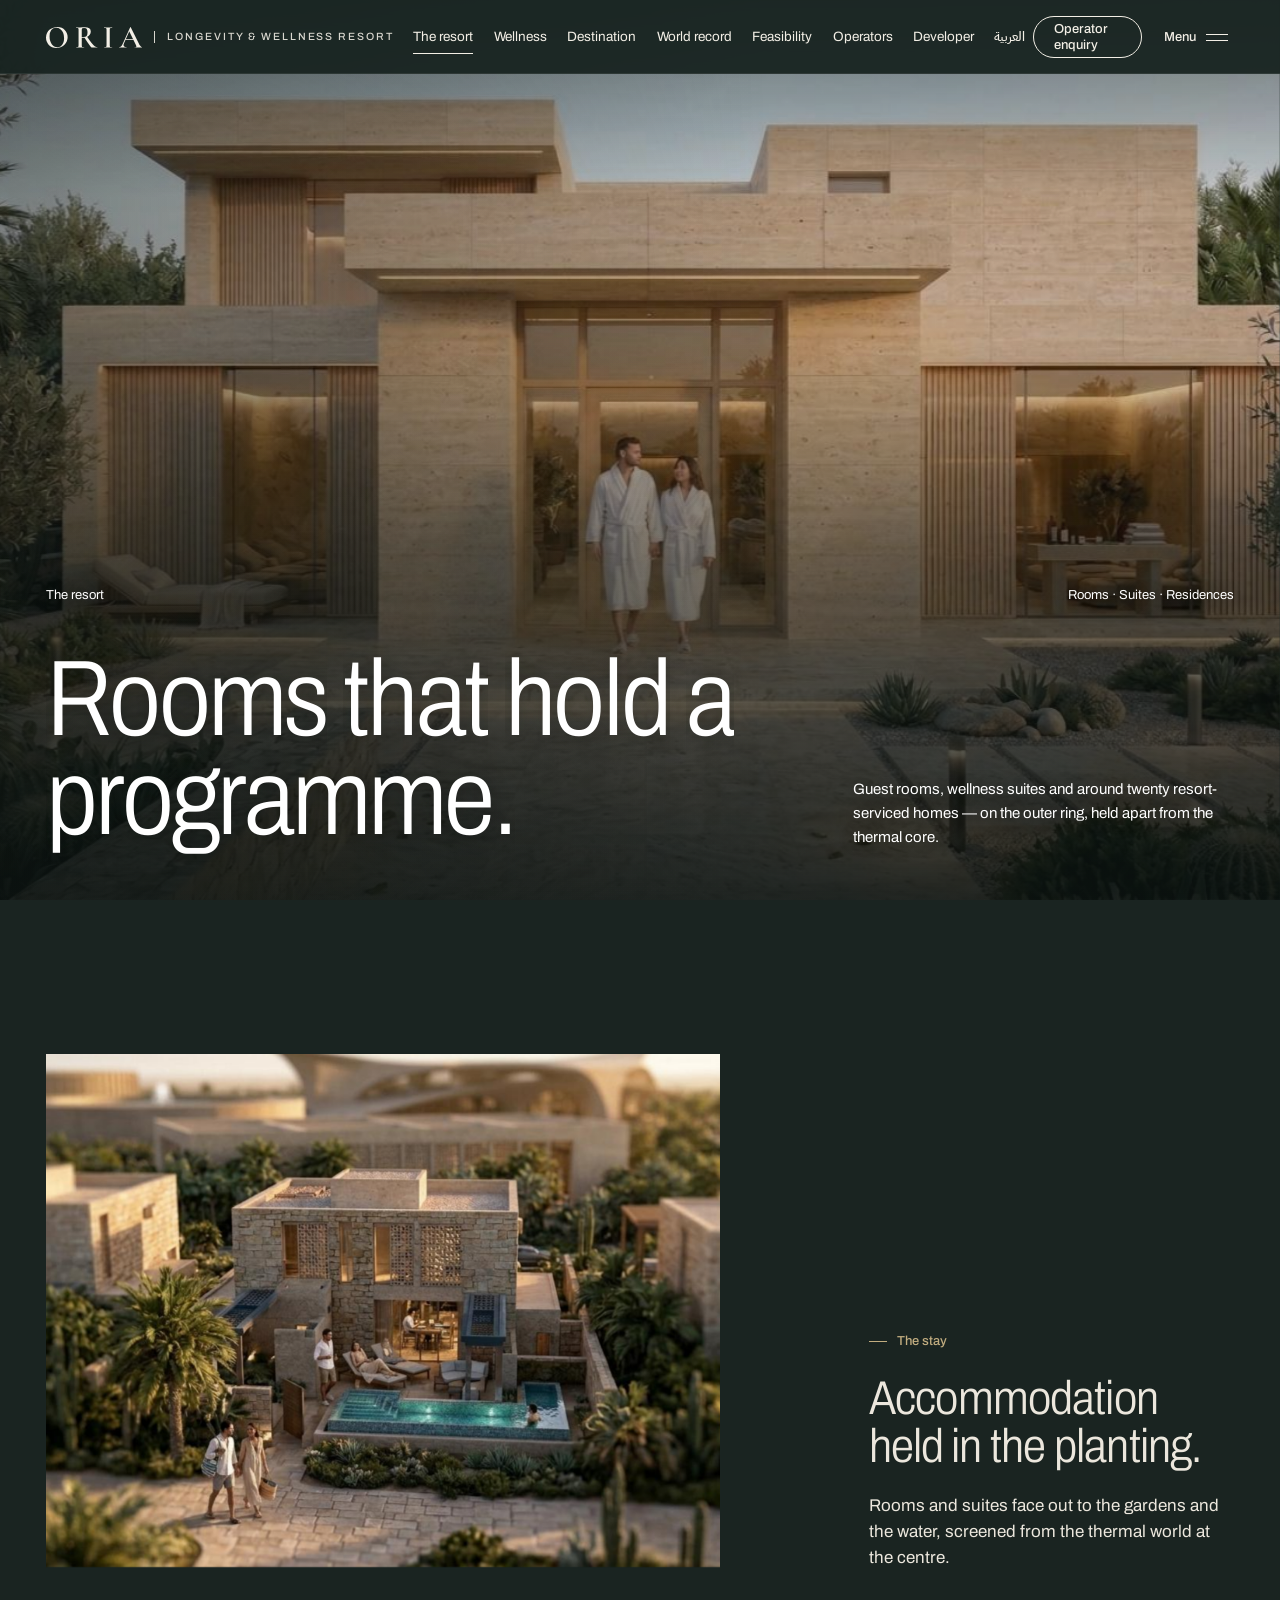
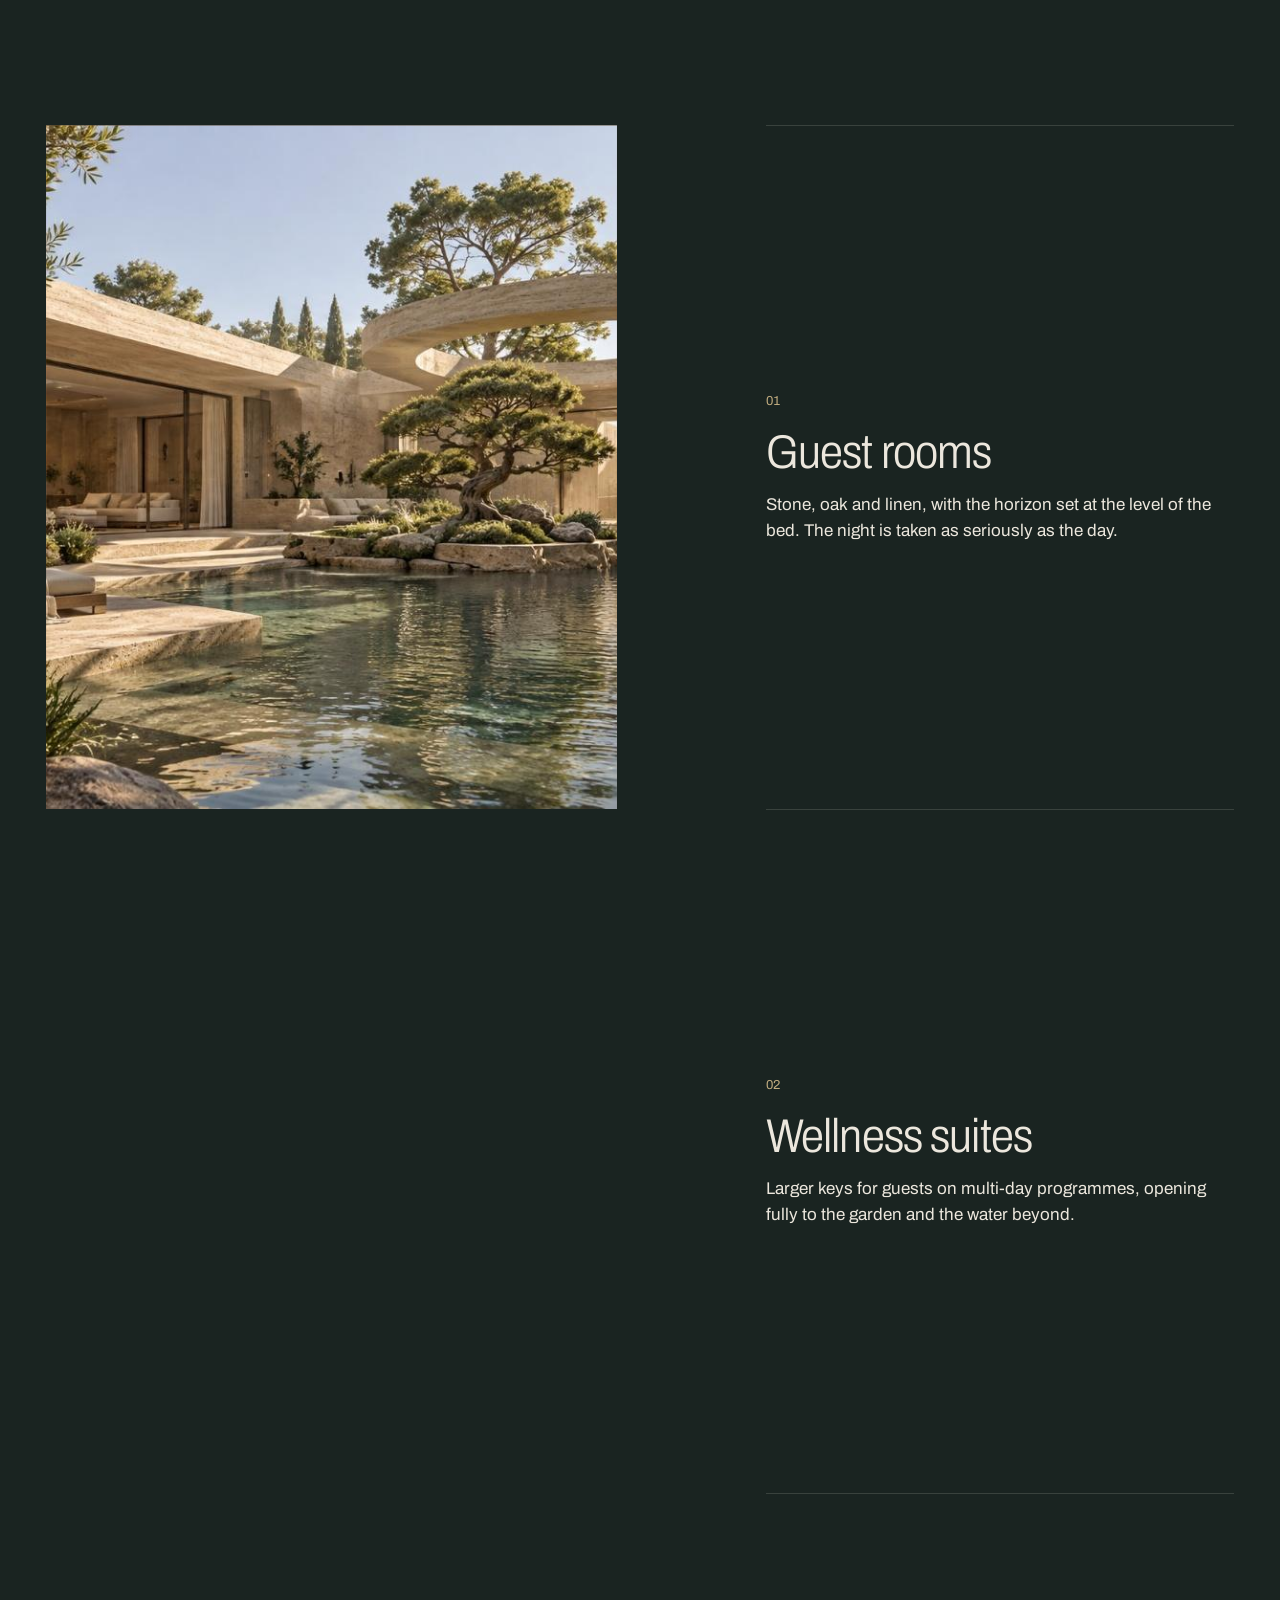
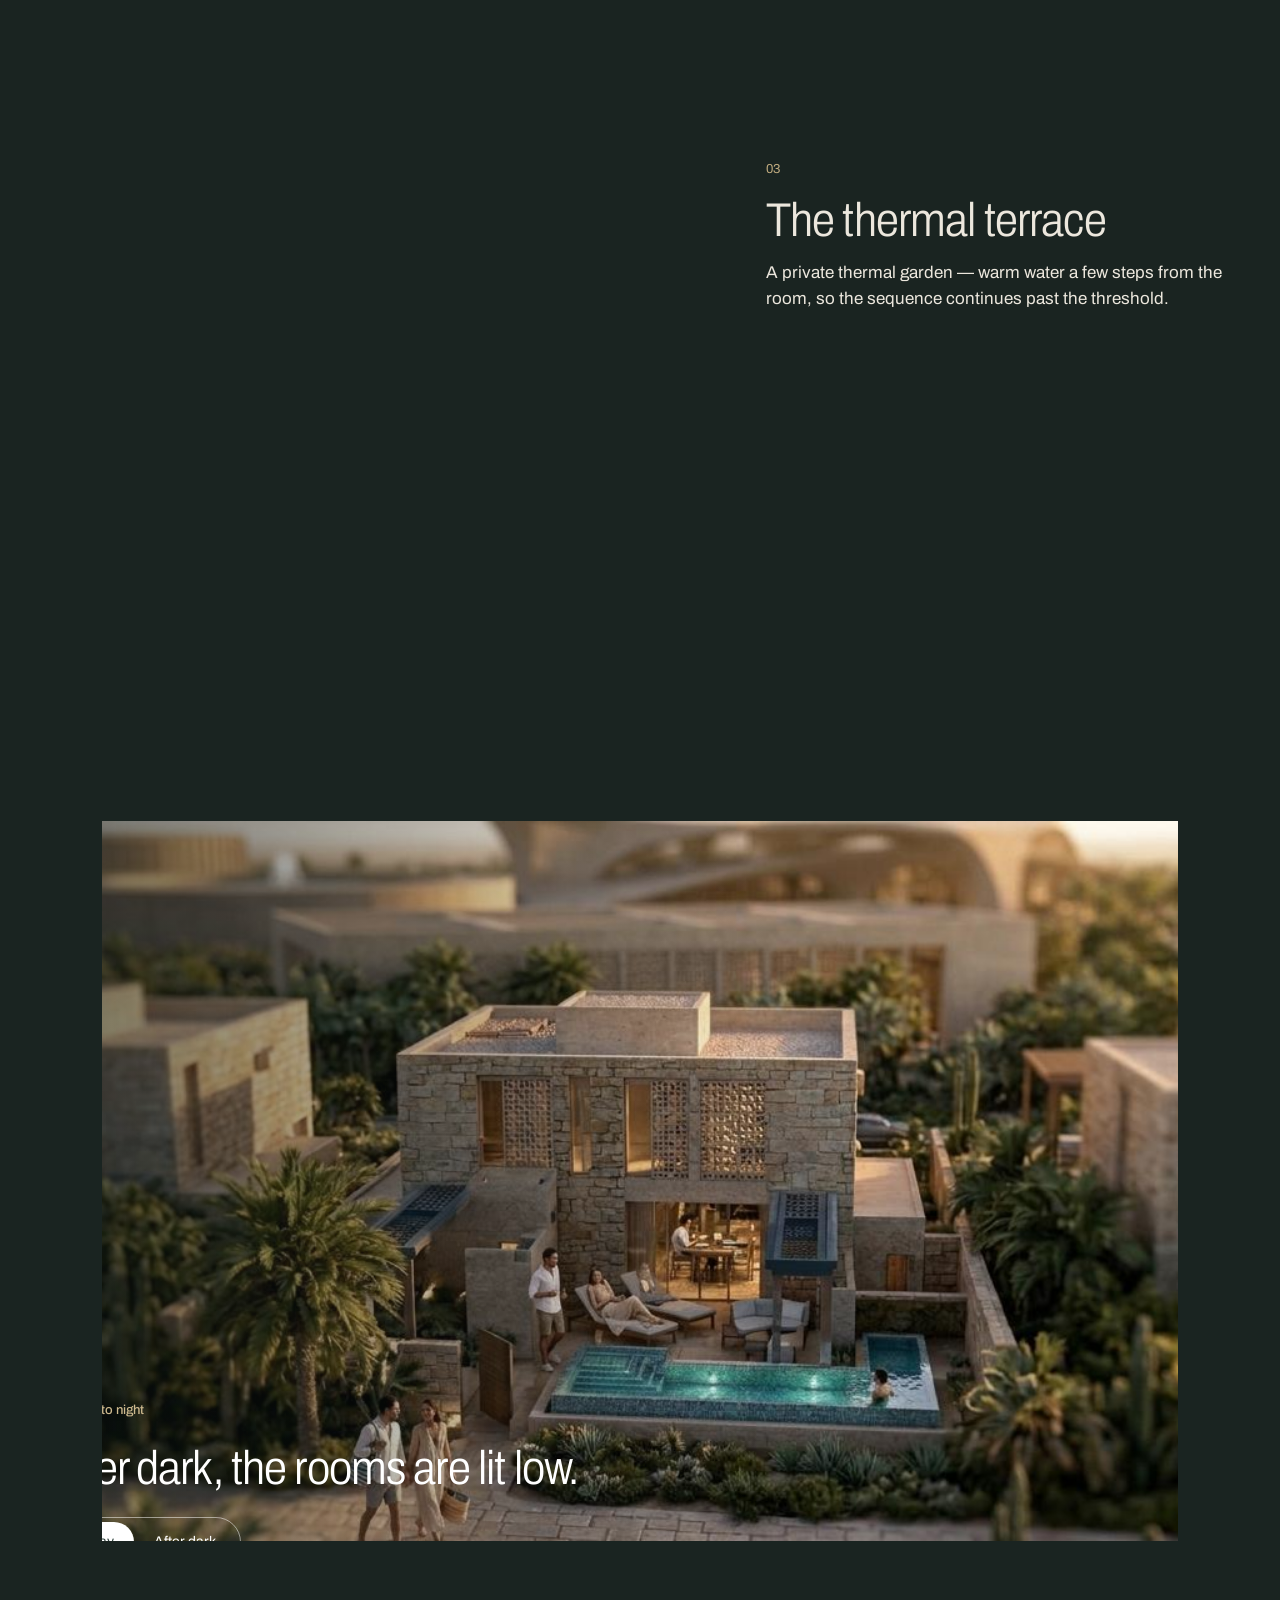
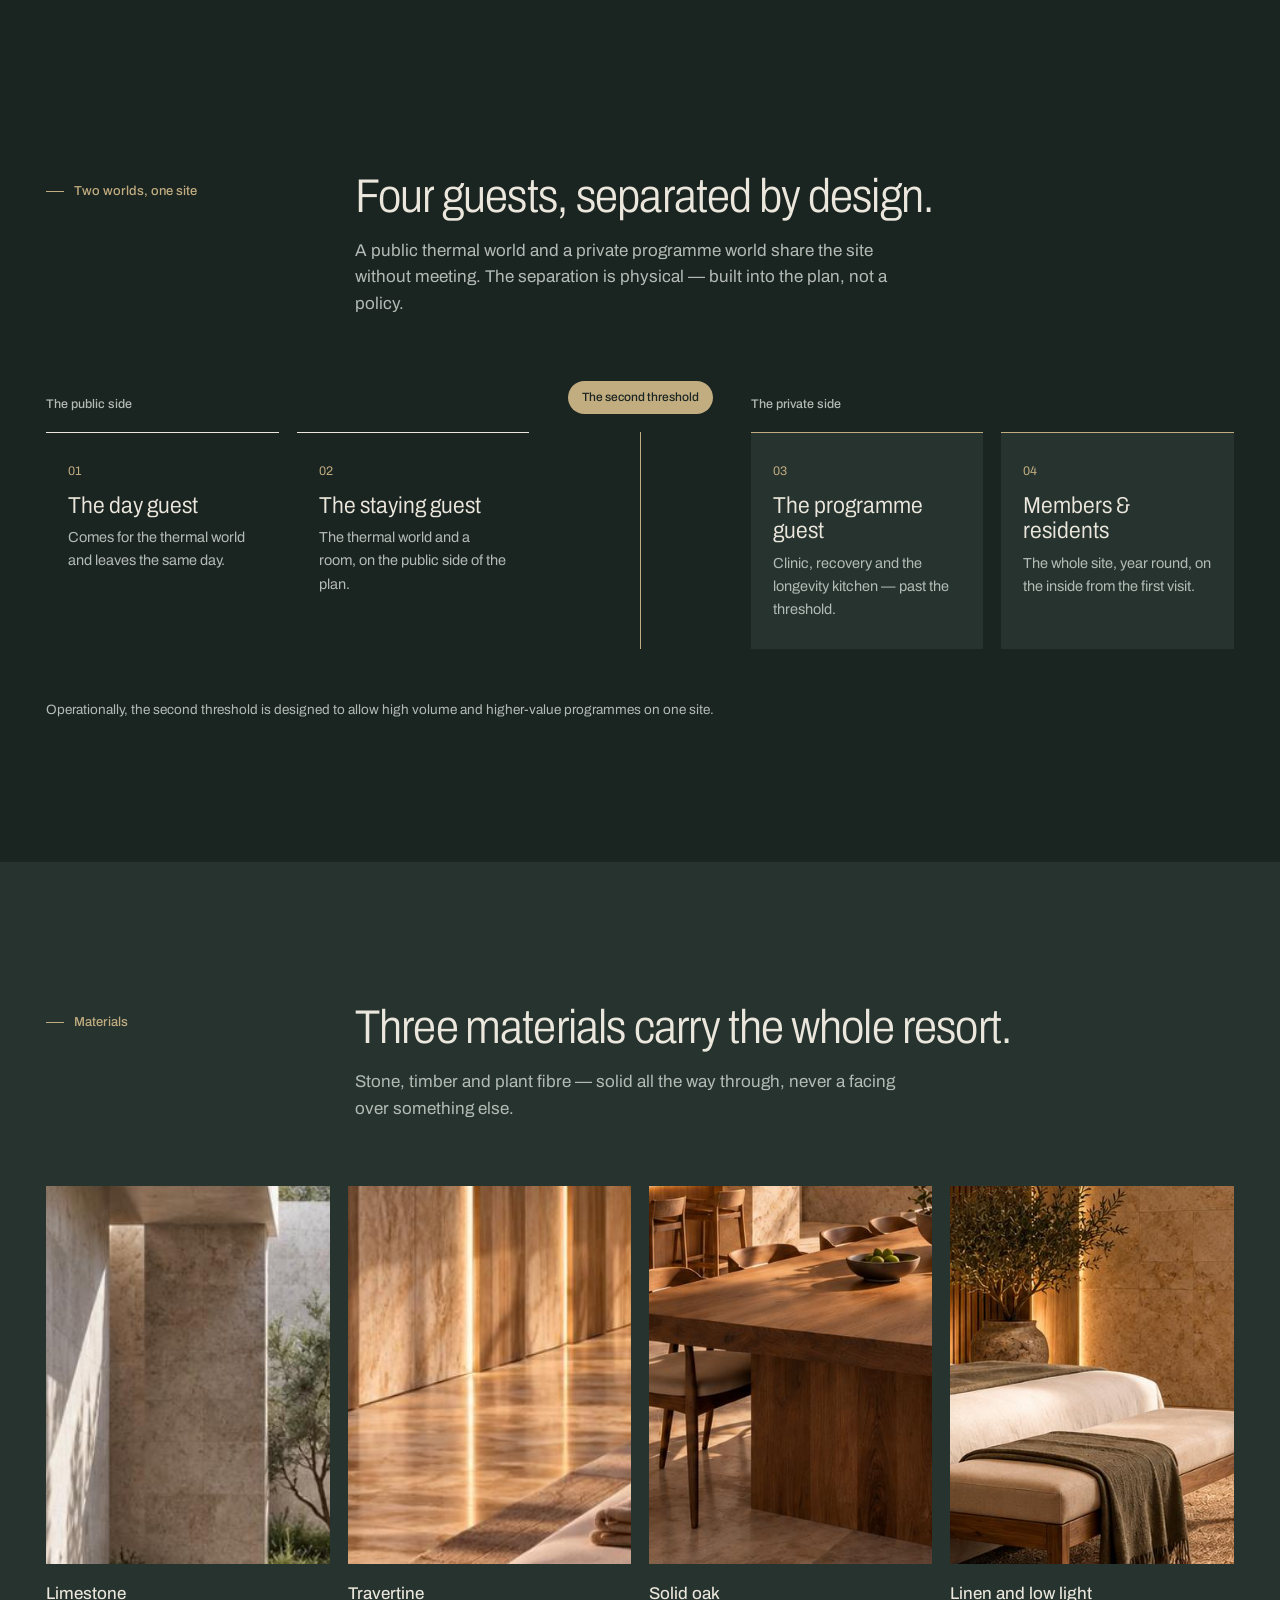
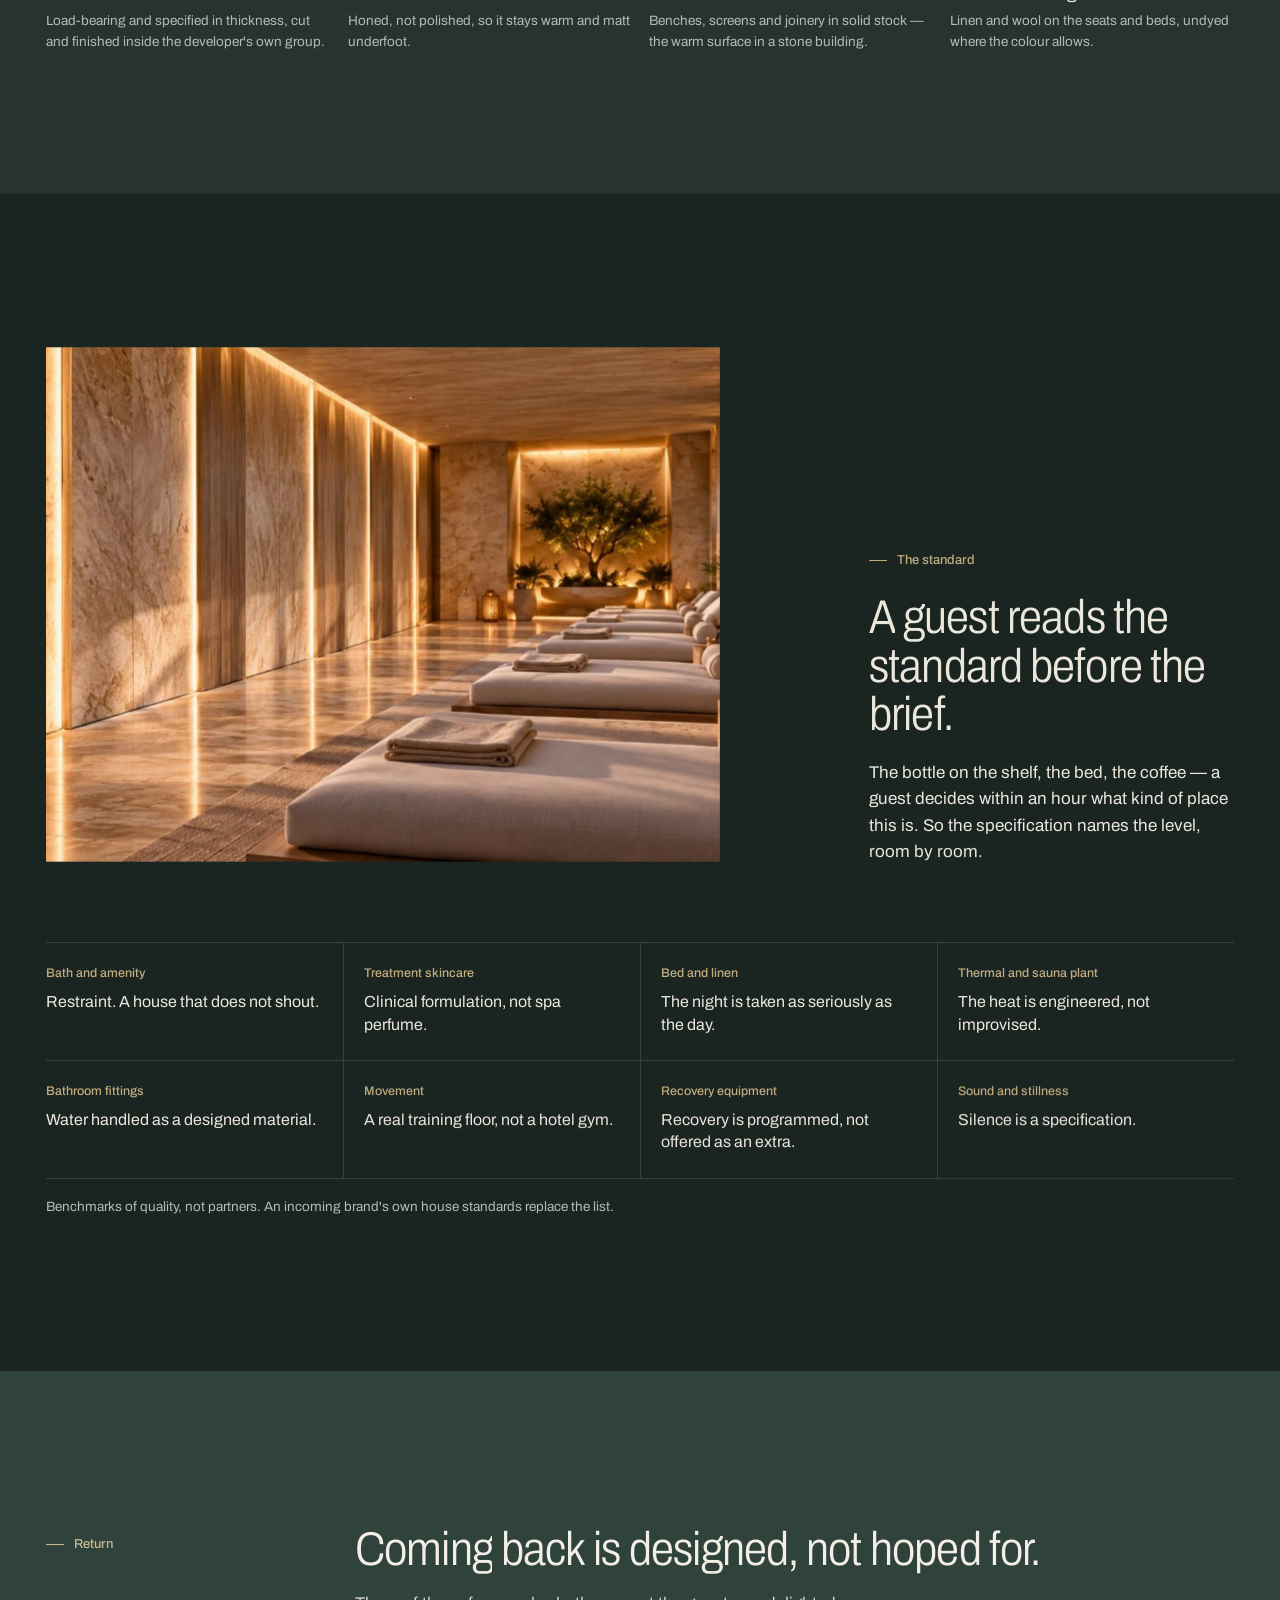
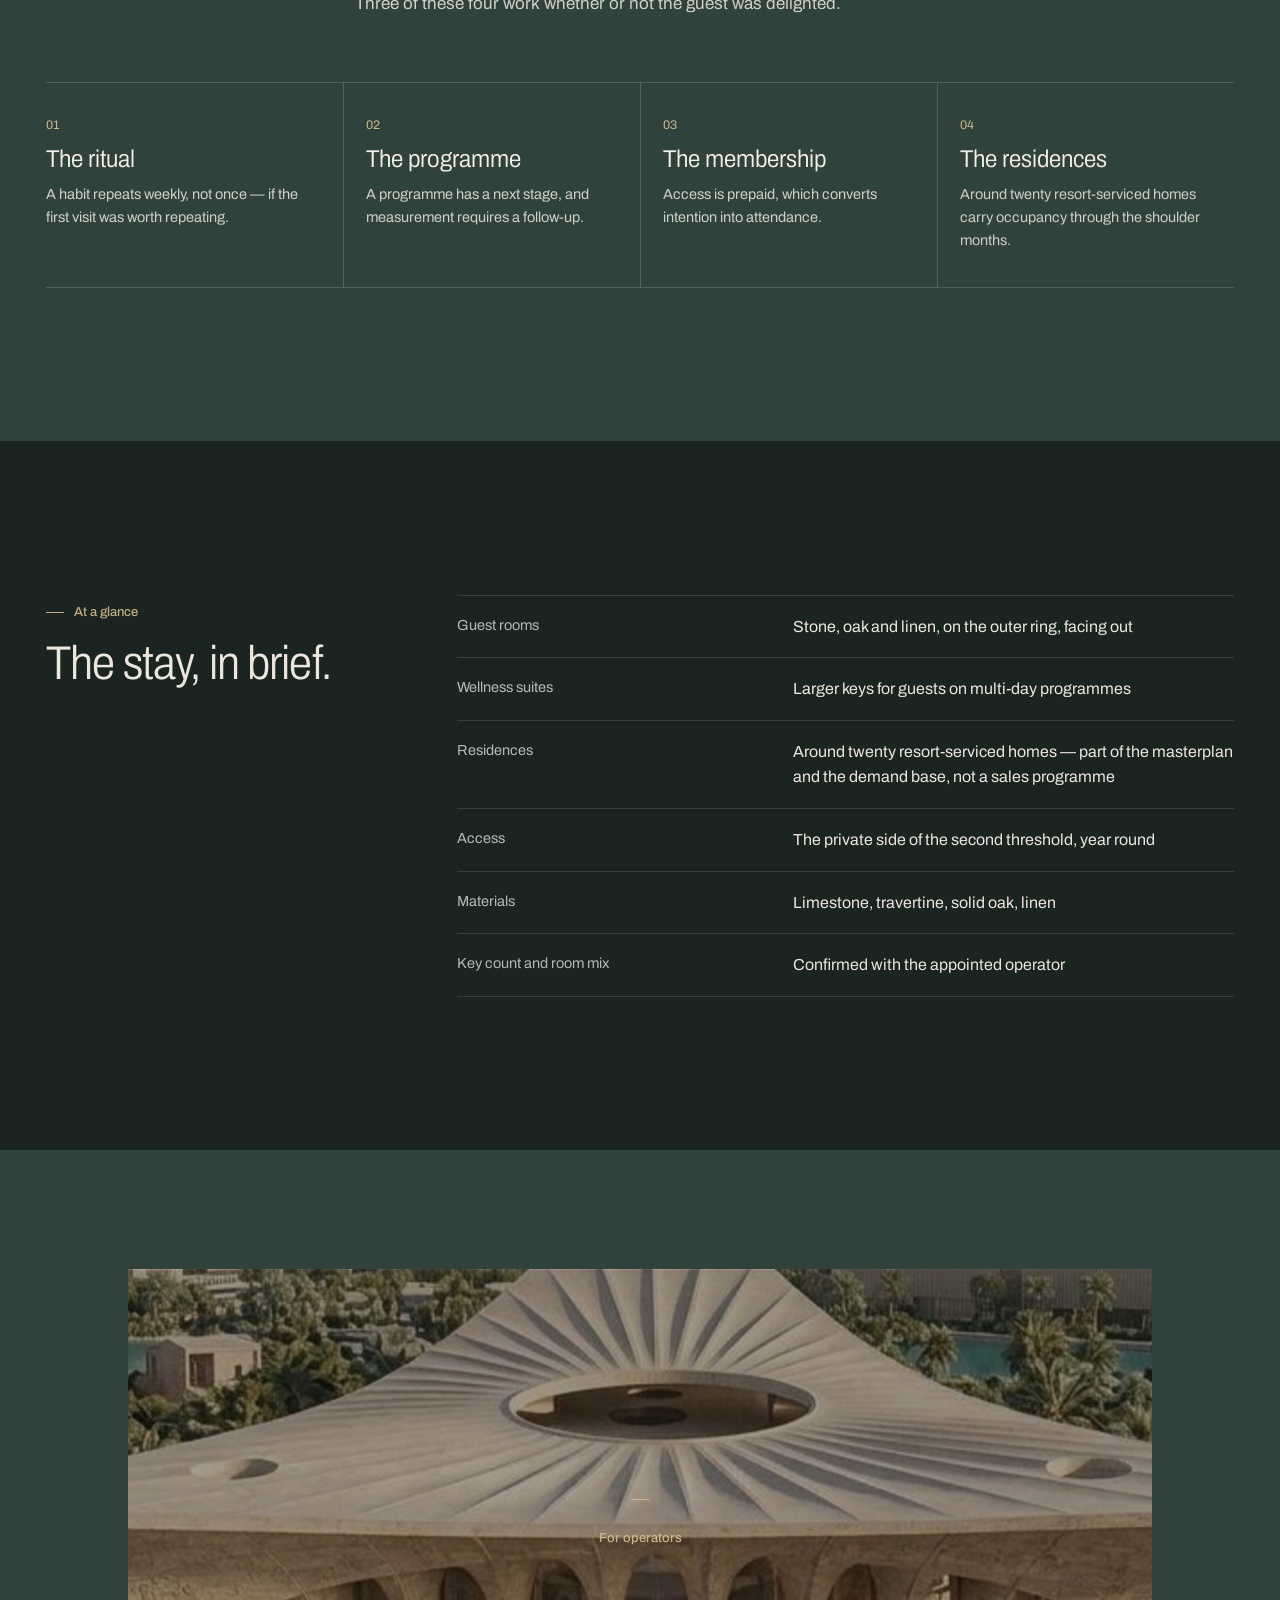
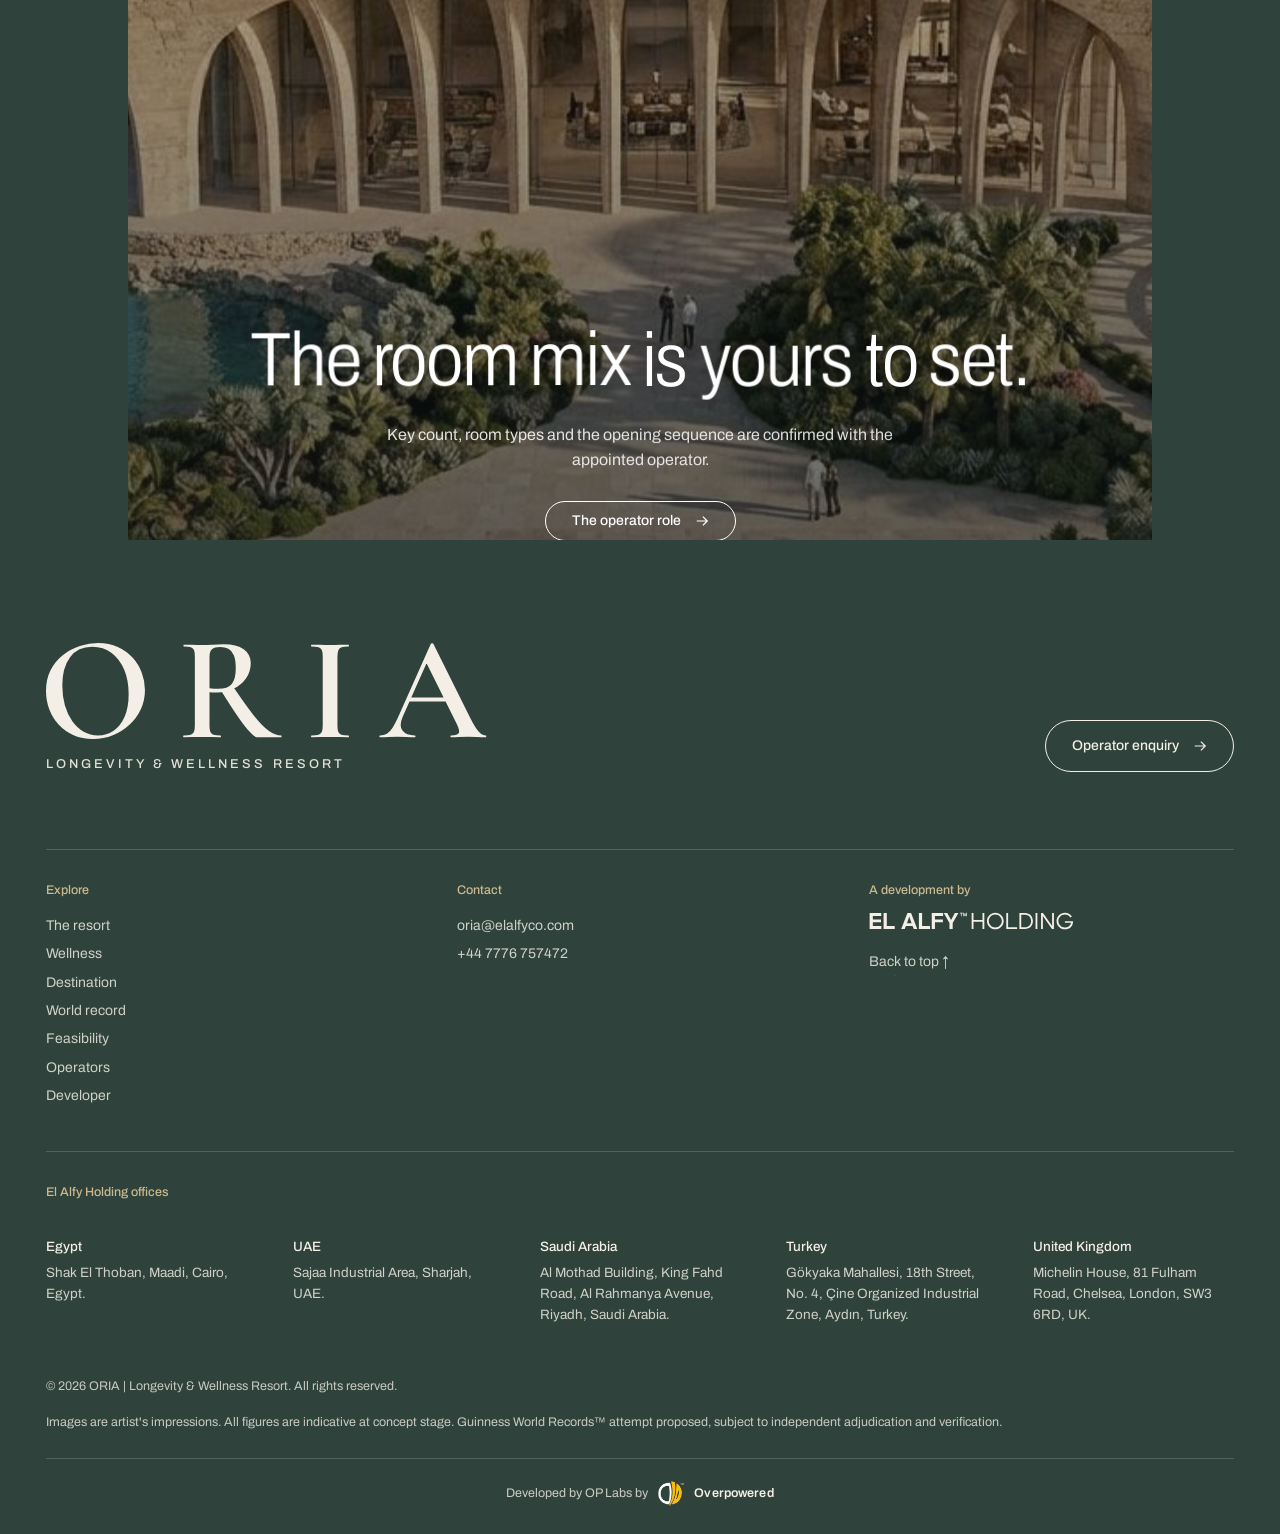
<file: resort.html>
<!DOCTYPE html>
<html lang="en">
<head>
<meta name="robots" content="noindex,nofollow,noarchive">
<meta charset="utf-8">
<meta name="viewport" content="width=device-width, initial-scale=1, viewport-fit=cover">
<script>(function(){var L="en";try{var q=(location.search.match(/[?&]lang=(ar|en)/)||[])[1];L=q||localStorage.getItem("oria-lang")||"en";if(q)localStorage.setItem("oria-lang",q);}catch(e){}window.ORIA_LANG=L;if(L==="ar"){document.documentElement.lang="ar";document.documentElement.dir="rtl";}})();</script>
<title>The resort — ORIA | Longevity &amp; Wellness Resort</title>
<meta name="description" content="ORIA — a thermal-led Longevity &amp; Wellness Resort in Egypt, developed by El Alfy Holding and seeking a specialist wellness brand or resort operator to run it. Includes a proposed Guinness World Records™ attempt.">
<link rel="preconnect" href="https://fonts.googleapis.com">
<link rel="preconnect" href="https://fonts.gstatic.com" crossorigin>
<link href="https://fonts.googleapis.com/css2?family=Archivo:wdth,wght@62..125,100..900&family=IBM+Plex+Sans+Arabic:wght@200;300;400;500;600&display=swap" rel="stylesheet">
<link rel="stylesheet" href="style.css">
</head>
<body>
<svg width="0" height="0" style="position:absolute" aria-hidden="true"><defs><symbol id="lg-star" viewBox="158 54 1683 1325"><path fill="currentColor" fill-rule="evenodd" d="M1010.0,1348.8C1011.6,1337.1 1013.9,1322.8 1015.1,1317.0C1016.2,1311.2 1018.0,1302.5 1018.9,1297.5C1022.5,1279.6 1029.4,1254.7 1036.1,1235.5C1047.2,1203.8 1051.3,1193.7 1063.5,1168.4C1117.5,1056.7 1205.9,960.7 1319.7,890.3C1323.4,887.9 1330.5,883.5 1335.5,880.3C1354.4,868.4 1411.8,839.1 1449.8,822.0C1481.5,807.8 1540.3,788.2 1584.5,777.1C1606.2,771.6 1639.1,764.5 1649.5,763.0C1653.9,762.4 1660.9,761.0 1665.0,760.0C1669.1,759.0 1675.2,757.9 1678.5,757.5C1681.8,757.2 1690.8,755.8 1698.5,754.5C1706.2,753.2 1719.2,751.4 1727.5,750.6C1735.8,749.8 1745.0,748.6 1748.0,748.0C1751.0,747.4 1762.5,746.3 1773.5,745.5C1822.1,741.9 1834.0,740.4 1835.5,738.0C1836.6,736.2 1828.2,735.2 1800.0,733.5C1784.3,732.6 1771.2,731.6 1770.9,731.5C1770.6,731.3 1760.3,730.2 1748.0,729.0C1735.7,727.8 1723.5,726.5 1720.8,726.0C1718.1,725.4 1709.0,724.1 1700.7,723.1C1692.3,722.0 1682.1,720.4 1678.0,719.5C1673.9,718.6 1667.1,717.5 1663.0,716.9C1658.9,716.4 1650.3,714.8 1644.0,713.5C1637.7,712.1 1626.9,709.9 1620.0,708.5C1599.3,704.2 1580.5,699.6 1559.0,693.5C1485.5,672.6 1454.2,660.9 1392.0,630.8C1304.9,588.6 1214.9,522.3 1165.7,464.0C1158.5,455.5 1149.6,445.1 1146.0,441.0C1112.2,402.3 1071.0,331.4 1053.6,282.0C1051.7,276.8 1049.2,270.0 1048.0,267.0C1042.1,252.5 1030.6,213.9 1026.8,196.0C1026.3,193.5 1024.3,184.3 1022.5,175.5C1016.1,145.2 1011.2,109.4 1009.5,81.0C1008.6,66.6 1006.6,58.1 1004.4,60.2C1003.4,61.2 1001.9,72.1 1001.0,85.3C998.7,116.4 994.5,145.3 987.4,179.0C986.0,185.3 984.4,193.4 983.6,197.0C974.6,241.0 951.3,305.0 930.1,343.8C911.1,378.4 881.6,421.5 858.0,449.0C837.0,473.4 793.0,517.5 780.7,526.3C777.5,528.6 768.5,535.2 760.7,541.0C730.5,563.4 700.7,583.7 679.5,596.4C647.5,615.5 624.8,627.6 600.0,638.8C568.9,652.9 545.3,662.7 523.5,670.5C518.0,672.5 509.9,675.4 505.5,677.0C475.2,687.9 416.3,703.8 386.5,709.1C380.4,710.1 371.2,711.9 366.0,713.1C323.7,722.2 248.2,731.4 198.5,733.5C185.3,734.1 171.8,735.5 167.6,736.7C161.5,738.5 178.2,741.3 204.0,743.0C239.4,745.2 250.8,746.1 264.5,748.1C272.2,749.2 282.6,750.5 287.5,751.1C303.7,753.0 337.9,758.3 364.0,763.0C381.2,766.1 435.3,779.3 464.0,787.4C488.2,794.2 527.7,808.6 555.5,820.7C563.8,824.3 573.4,828.5 577.0,830.0C584.2,833.0 638.6,860.3 646.5,864.8C649.2,866.4 655.1,869.7 659.5,872.2C686.2,887.0 746.6,928.3 769.5,947.4C804.9,976.9 843.5,1015.7 871.4,1050.0C915.9,1104.6 958.2,1180.5 974.3,1234.5C983.0,1263.7 988.6,1284.7 990.4,1295.0C991.3,1299.7 993.1,1308.9 994.4,1315.5C995.8,1322.1 997.8,1334.5 999.0,1343.0C1002.3,1368.0 1004.1,1375.3 1006.1,1371.7C1006.6,1370.9 1008.4,1360.6 1010.0,1348.8ZM989.0,1020.0C981.0,1019.6 970.9,1018.7 966.5,1018.2C962.1,1017.6 954.7,1016.6 950.0,1016.0C939.8,1014.6 912.9,1008.7 907.4,1006.6C905.3,1005.8 901.5,1004.6 899.0,1004.0C894.9,1002.9 883.8,998.8 871.5,993.8C814.2,970.4 762.2,924.6 733.0,872.0C718.4,845.8 706.3,808.5 701.9,776.5C700.4,765.9 700.4,722.1 701.8,709.2C705.1,680.3 716.9,641.0 729.7,616.5C749.7,578.3 786.6,537.2 821.0,514.8C853.8,493.5 896.3,474.8 924.0,469.5C927.6,468.8 935.0,467.3 940.5,466.2C981.7,457.5 1038.2,458.1 1077.0,467.6C1111.1,475.9 1140.1,486.8 1166.5,501.3C1209.5,524.8 1244.1,559.2 1271.4,605.5C1278.6,617.6 1293.7,651.7 1295.9,660.8C1296.4,662.8 1297.8,668.1 1298.9,672.5C1301.7,682.9 1304.6,703.4 1306.1,724.1C1309.7,773.2 1298.7,826.0 1275.8,869.0C1238.2,939.6 1182.1,984.1 1100.5,1007.9C1079.1,1014.1 1024.9,1021.6 1007.0,1020.8C1005.1,1020.8 997.0,1020.4 989.0,1020.0Z"/></symbol><symbol id="lg-letters" viewBox="47 1411 1949 345"><path fill="currentColor" fill-rule="evenodd" d="M277.7,1750.6C283.6,1749.8 291.6,1748.8 295.5,1748.5C299.4,1748.1 304.3,1747.2 306.5,1746.4C308.7,1745.7 313.4,1744.4 317.0,1743.6C369.1,1731.4 415.7,1695.3 437.5,1650.5C450.9,1623.0 454.3,1601.7 451.0,1566.5C448.8,1543.0 435.0,1513.6 416.1,1492.2C384.8,1456.7 344.2,1435.3 292.9,1427.4C212.4,1415.0 138.0,1441.0 92.3,1497.5C57.1,1541.0 50.7,1606.8 76.8,1655.3C105.4,1708.3 159.9,1742.7 226.6,1749.5C234.8,1750.4 241.9,1751.2 242.5,1751.5C245.0,1752.4 268.0,1751.9 277.7,1750.6ZM748.1,1743.1L750.5,1741.2L750.8,1596.3C751.0,1461.7 751.1,1451.4 752.7,1450.2C755.3,1448.3 848.3,1448.5 860.6,1450.5C873.0,1452.5 886.5,1456.2 892.5,1459.3C915.9,1471.1 927.9,1492.1 926.7,1519.0C925.4,1551.1 907.3,1572.2 873.7,1581.0C863.7,1583.6 859.8,1584.1 840.4,1584.9C828.4,1585.4 817.1,1585.6 815.5,1585.3C811.9,1584.8 807.2,1586.4 806.4,1588.5C805.2,1591.5 807.2,1594.7 816.6,1605.0C828.2,1617.7 851.9,1645.0 865.5,1661.5C870.9,1668.1 882.2,1681.3 890.5,1690.9C912.6,1716.5 923.5,1729.4 928.6,1736.1C935.5,1745.1 935.0,1745.0 963.8,1745.0C987.1,1745.0 988.8,1744.9 990.4,1743.1C993.0,1740.2 991.7,1737.5 984.1,1729.5C980.4,1725.7 974.0,1718.5 969.9,1713.5C965.9,1708.5 958.7,1700.2 953.9,1695.0C949.2,1689.8 934.2,1672.5 920.5,1656.5C888.0,1618.4 879.8,1609.1 876.1,1605.6C874.4,1603.9 873.0,1601.8 873.0,1600.8C873.0,1598.8 872.2,1599.0 892.3,1595.5C939.4,1587.4 967.9,1564.7 975.0,1529.9C983.6,1487.9 958.6,1453.2 909.5,1439.0C885.0,1432.0 870.1,1431.0 782.2,1431.0C705.3,1431.0 705.4,1431.0 703.6,1435.7C703.2,1436.6 702.9,1505.4 702.9,1588.5L703.0,1739.5L706.0,1742.2L709.0,1745.0L727.4,1745.0C744.0,1745.0 746.0,1744.8 748.1,1743.1ZM1297.1,1743.6C1301.1,1741.9 1301.1,1742.7 1301.7,1589.6C1302.4,1432.6 1302.4,1435.5 1297.7,1433.2C1295.5,1432.1 1280.8,1431.4 1266.7,1431.8C1259.9,1432.0 1258.6,1432.3 1256.5,1434.5L1254.0,1436.9L1254.0,1588.0C1254.0,1693.0 1254.3,1739.7 1255.1,1741.1C1255.7,1742.2 1257.0,1743.4 1258.2,1743.9C1260.6,1744.8 1294.9,1744.5 1297.1,1743.6ZM1989.6,1742.8C1992.1,1740.3 1991.0,1737.8 1981.0,1724.0C1976.0,1717.1 1968.9,1707.2 1965.1,1702.0C1961.4,1696.8 1954.6,1687.3 1950.0,1681.0C1945.4,1674.7 1936.2,1661.6 1929.5,1652.0C1909.2,1622.6 1896.2,1604.3 1882.0,1585.0C1874.5,1574.8 1866.3,1563.6 1863.8,1560.0C1853.9,1545.8 1837.1,1521.6 1829.0,1509.9C1824.3,1503.2 1817.1,1493.1 1813.0,1487.6C1808.9,1482.0 1799.4,1469.0 1792.0,1458.6C1767.7,1424.4 1769.0,1424.6 1748.5,1453.0C1737.1,1468.8 1737.4,1468.3 1710.9,1504.0C1699.6,1519.1 1688.7,1534.0 1686.5,1537.0C1684.3,1540.0 1672.7,1555.8 1660.5,1572.0C1648.4,1588.3 1636.8,1604.0 1634.8,1607.0C1632.8,1610.0 1626.2,1618.6 1620.3,1626.0C1614.4,1633.5 1606.7,1643.6 1603.3,1648.5C1589.0,1669.0 1565.0,1701.6 1544.1,1728.9C1536.1,1739.3 1536.1,1739.1 1539.0,1742.0C1541.7,1744.7 1557.3,1744.9 1560.7,1742.2C1561.9,1741.3 1568.0,1733.5 1574.2,1725.0C1580.4,1716.5 1588.4,1705.5 1592.0,1700.6C1595.6,1695.7 1603.7,1684.9 1610.0,1676.6C1616.3,1668.3 1624.4,1657.5 1628.0,1652.5C1631.5,1647.5 1639.8,1636.1 1646.5,1627.0C1660.0,1608.8 1678.5,1583.3 1687.0,1571.5C1690.0,1567.3 1699.9,1553.8 1709.0,1541.6C1718.1,1529.4 1729.8,1513.6 1735.1,1506.4C1745.9,1492.0 1747.1,1490.7 1749.4,1491.6C1751.0,1492.2 1759.7,1503.9 1772.5,1522.5C1776.3,1528.0 1783.8,1538.4 1789.1,1545.6C1794.4,1552.8 1803.6,1565.8 1809.6,1574.6C1815.5,1583.3 1824.9,1596.8 1830.5,1604.5C1836.0,1612.2 1846.2,1626.6 1853.0,1636.5C1859.8,1646.4 1868.3,1658.5 1871.9,1663.5C1875.5,1668.5 1881.4,1676.8 1885.0,1682.0C1910.2,1718.1 1927.3,1741.2 1930.5,1743.2C1934.8,1745.8 1986.9,1745.5 1989.6,1742.8ZM230.0,1733.0C228.1,1732.6 221.4,1731.1 215.2,1729.6C177.5,1721.0 139.6,1690.5 122.0,1654.5C106.4,1622.7 102.8,1575.2 113.3,1541.5C126.4,1499.7 154.6,1468.9 194.6,1452.7C199.7,1450.7 204.2,1449.0 204.8,1449.0C205.3,1449.0 208.6,1448.1 212.1,1446.9C227.0,1442.2 264.5,1440.0 282.5,1442.9C304.6,1446.5 329.7,1457.0 347.5,1470.2C392.7,1503.7 412.0,1556.2 401.6,1617.5C396.2,1649.2 384.6,1671.4 362.3,1693.1C341.4,1713.4 320.7,1724.5 292.5,1730.6C281.8,1733.0 278.0,1733.3 257.0,1733.6C244.1,1733.7 231.9,1733.5 230.0,1733.0Z"/></symbol><symbol id="lg-full" viewBox="47 54 1949 1702"><path fill="currentColor" fill-rule="evenodd" d="M277.7,1750.6C283.6,1749.8 291.6,1748.8 295.5,1748.5C299.4,1748.1 304.3,1747.2 306.5,1746.4C308.7,1745.7 313.4,1744.4 317.0,1743.6C369.1,1731.4 415.7,1695.3 437.5,1650.5C450.9,1623.0 454.3,1601.7 451.0,1566.5C448.8,1543.0 435.0,1513.6 416.1,1492.2C384.8,1456.7 344.2,1435.3 292.9,1427.4C212.4,1415.0 138.0,1441.0 92.3,1497.5C57.1,1541.0 50.7,1606.8 76.8,1655.3C105.4,1708.3 159.9,1742.7 226.6,1749.5C234.8,1750.4 241.9,1751.2 242.5,1751.5C245.0,1752.4 268.0,1751.9 277.7,1750.6ZM748.1,1743.1L750.5,1741.2L750.8,1596.3C751.0,1461.7 751.1,1451.4 752.7,1450.2C755.3,1448.3 848.3,1448.5 860.6,1450.5C873.0,1452.5 886.5,1456.2 892.5,1459.3C915.9,1471.1 927.9,1492.1 926.7,1519.0C925.4,1551.1 907.3,1572.2 873.7,1581.0C863.7,1583.6 859.8,1584.1 840.4,1584.9C828.4,1585.4 817.1,1585.6 815.5,1585.3C811.9,1584.8 807.2,1586.4 806.4,1588.5C805.2,1591.5 807.2,1594.7 816.6,1605.0C828.2,1617.7 851.9,1645.0 865.5,1661.5C870.9,1668.1 882.2,1681.3 890.5,1690.9C912.6,1716.5 923.5,1729.4 928.6,1736.1C935.5,1745.1 935.0,1745.0 963.8,1745.0C987.1,1745.0 988.8,1744.9 990.4,1743.1C993.0,1740.2 991.7,1737.5 984.1,1729.5C980.4,1725.7 974.0,1718.5 969.9,1713.5C965.9,1708.5 958.7,1700.2 953.9,1695.0C949.2,1689.8 934.2,1672.5 920.5,1656.5C888.0,1618.4 879.8,1609.1 876.1,1605.6C874.4,1603.9 873.0,1601.8 873.0,1600.8C873.0,1598.8 872.2,1599.0 892.3,1595.5C939.4,1587.4 967.9,1564.7 975.0,1529.9C983.6,1487.9 958.6,1453.2 909.5,1439.0C885.0,1432.0 870.1,1431.0 782.2,1431.0C705.3,1431.0 705.4,1431.0 703.6,1435.7C703.2,1436.6 702.9,1505.4 702.9,1588.5L703.0,1739.5L706.0,1742.2L709.0,1745.0L727.4,1745.0C744.0,1745.0 746.0,1744.8 748.1,1743.1ZM1297.1,1743.6C1301.1,1741.9 1301.1,1742.7 1301.7,1589.6C1302.4,1432.6 1302.4,1435.5 1297.7,1433.2C1295.5,1432.1 1280.8,1431.4 1266.7,1431.8C1259.9,1432.0 1258.6,1432.3 1256.5,1434.5L1254.0,1436.9L1254.0,1588.0C1254.0,1693.0 1254.3,1739.7 1255.1,1741.1C1255.7,1742.2 1257.0,1743.4 1258.2,1743.9C1260.6,1744.8 1294.9,1744.5 1297.1,1743.6ZM1989.6,1742.8C1992.1,1740.3 1991.0,1737.8 1981.0,1724.0C1976.0,1717.1 1968.9,1707.2 1965.1,1702.0C1961.4,1696.8 1954.6,1687.3 1950.0,1681.0C1945.4,1674.7 1936.2,1661.6 1929.5,1652.0C1909.2,1622.6 1896.2,1604.3 1882.0,1585.0C1874.5,1574.8 1866.3,1563.6 1863.8,1560.0C1853.9,1545.8 1837.1,1521.6 1829.0,1509.9C1824.3,1503.2 1817.1,1493.1 1813.0,1487.6C1808.9,1482.0 1799.4,1469.0 1792.0,1458.6C1767.7,1424.4 1769.0,1424.6 1748.5,1453.0C1737.1,1468.8 1737.4,1468.3 1710.9,1504.0C1699.6,1519.1 1688.7,1534.0 1686.5,1537.0C1684.3,1540.0 1672.7,1555.8 1660.5,1572.0C1648.4,1588.3 1636.8,1604.0 1634.8,1607.0C1632.8,1610.0 1626.2,1618.6 1620.3,1626.0C1614.4,1633.5 1606.7,1643.6 1603.3,1648.5C1589.0,1669.0 1565.0,1701.6 1544.1,1728.9C1536.1,1739.3 1536.1,1739.1 1539.0,1742.0C1541.7,1744.7 1557.3,1744.9 1560.7,1742.2C1561.9,1741.3 1568.0,1733.5 1574.2,1725.0C1580.4,1716.5 1588.4,1705.5 1592.0,1700.6C1595.6,1695.7 1603.7,1684.9 1610.0,1676.6C1616.3,1668.3 1624.4,1657.5 1628.0,1652.5C1631.5,1647.5 1639.8,1636.1 1646.5,1627.0C1660.0,1608.8 1678.5,1583.3 1687.0,1571.5C1690.0,1567.3 1699.9,1553.8 1709.0,1541.6C1718.1,1529.4 1729.8,1513.6 1735.1,1506.4C1745.9,1492.0 1747.1,1490.7 1749.4,1491.6C1751.0,1492.2 1759.7,1503.9 1772.5,1522.5C1776.3,1528.0 1783.8,1538.4 1789.1,1545.6C1794.4,1552.8 1803.6,1565.8 1809.6,1574.6C1815.5,1583.3 1824.9,1596.8 1830.5,1604.5C1836.0,1612.2 1846.2,1626.6 1853.0,1636.5C1859.8,1646.4 1868.3,1658.5 1871.9,1663.5C1875.5,1668.5 1881.4,1676.8 1885.0,1682.0C1910.2,1718.1 1927.3,1741.2 1930.5,1743.2C1934.8,1745.8 1986.9,1745.5 1989.6,1742.8ZM230.0,1733.0C228.1,1732.6 221.4,1731.1 215.2,1729.6C177.5,1721.0 139.6,1690.5 122.0,1654.5C106.4,1622.7 102.8,1575.2 113.3,1541.5C126.4,1499.7 154.6,1468.9 194.6,1452.7C199.7,1450.7 204.2,1449.0 204.8,1449.0C205.3,1449.0 208.6,1448.1 212.1,1446.9C227.0,1442.2 264.5,1440.0 282.5,1442.9C304.6,1446.5 329.7,1457.0 347.5,1470.2C392.7,1503.7 412.0,1556.2 401.6,1617.5C396.2,1649.2 384.6,1671.4 362.3,1693.1C341.4,1713.4 320.7,1724.5 292.5,1730.6C281.8,1733.0 278.0,1733.3 257.0,1733.6C244.1,1733.7 231.9,1733.5 230.0,1733.0ZM1010.0,1348.8C1011.6,1337.1 1013.9,1322.8 1015.1,1317.0C1016.2,1311.2 1018.0,1302.5 1018.9,1297.5C1022.5,1279.6 1029.4,1254.7 1036.1,1235.5C1047.2,1203.8 1051.3,1193.7 1063.5,1168.4C1117.5,1056.7 1205.9,960.7 1319.7,890.3C1323.4,887.9 1330.5,883.5 1335.5,880.3C1354.4,868.4 1411.8,839.1 1449.8,822.0C1481.5,807.8 1540.3,788.2 1584.5,777.1C1606.2,771.6 1639.1,764.5 1649.5,763.0C1653.9,762.4 1660.9,761.0 1665.0,760.0C1669.1,759.0 1675.2,757.9 1678.5,757.5C1681.8,757.2 1690.8,755.8 1698.5,754.5C1706.2,753.2 1719.2,751.4 1727.5,750.6C1735.8,749.8 1745.0,748.6 1748.0,748.0C1751.0,747.4 1762.5,746.3 1773.5,745.5C1822.1,741.9 1834.0,740.4 1835.5,738.0C1836.6,736.2 1828.2,735.2 1800.0,733.5C1784.3,732.6 1771.2,731.6 1770.9,731.5C1770.6,731.3 1760.3,730.2 1748.0,729.0C1735.7,727.8 1723.5,726.5 1720.8,726.0C1718.1,725.4 1709.0,724.1 1700.7,723.1C1692.3,722.0 1682.1,720.4 1678.0,719.5C1673.9,718.6 1667.1,717.5 1663.0,716.9C1658.9,716.4 1650.3,714.8 1644.0,713.5C1637.7,712.1 1626.9,709.9 1620.0,708.5C1599.3,704.2 1580.5,699.6 1559.0,693.5C1485.5,672.6 1454.2,660.9 1392.0,630.8C1304.9,588.6 1214.9,522.3 1165.7,464.0C1158.5,455.5 1149.6,445.1 1146.0,441.0C1112.2,402.3 1071.0,331.4 1053.6,282.0C1051.7,276.8 1049.2,270.0 1048.0,267.0C1042.1,252.5 1030.6,213.9 1026.8,196.0C1026.3,193.5 1024.3,184.3 1022.5,175.5C1016.1,145.2 1011.2,109.4 1009.5,81.0C1008.6,66.6 1006.6,58.1 1004.4,60.2C1003.4,61.2 1001.9,72.1 1001.0,85.3C998.7,116.4 994.5,145.3 987.4,179.0C986.0,185.3 984.4,193.4 983.6,197.0C974.6,241.0 951.3,305.0 930.1,343.8C911.1,378.4 881.6,421.5 858.0,449.0C837.0,473.4 793.0,517.5 780.7,526.3C777.5,528.6 768.5,535.2 760.7,541.0C730.5,563.4 700.7,583.7 679.5,596.4C647.5,615.5 624.8,627.6 600.0,638.8C568.9,652.9 545.3,662.7 523.5,670.5C518.0,672.5 509.9,675.4 505.5,677.0C475.2,687.9 416.3,703.8 386.5,709.1C380.4,710.1 371.2,711.9 366.0,713.1C323.7,722.2 248.2,731.4 198.5,733.5C185.3,734.1 171.8,735.5 167.6,736.7C161.5,738.5 178.2,741.3 204.0,743.0C239.4,745.2 250.8,746.1 264.5,748.1C272.2,749.2 282.6,750.5 287.5,751.1C303.7,753.0 337.9,758.3 364.0,763.0C381.2,766.1 435.3,779.3 464.0,787.4C488.2,794.2 527.7,808.6 555.5,820.7C563.8,824.3 573.4,828.5 577.0,830.0C584.2,833.0 638.6,860.3 646.5,864.8C649.2,866.4 655.1,869.7 659.5,872.2C686.2,887.0 746.6,928.3 769.5,947.4C804.9,976.9 843.5,1015.7 871.4,1050.0C915.9,1104.6 958.2,1180.5 974.3,1234.5C983.0,1263.7 988.6,1284.7 990.4,1295.0C991.3,1299.7 993.1,1308.9 994.4,1315.5C995.8,1322.1 997.8,1334.5 999.0,1343.0C1002.3,1368.0 1004.1,1375.3 1006.1,1371.7C1006.6,1370.9 1008.4,1360.6 1010.0,1348.8ZM989.0,1020.0C981.0,1019.6 970.9,1018.7 966.5,1018.2C962.1,1017.6 954.7,1016.6 950.0,1016.0C939.8,1014.6 912.9,1008.7 907.4,1006.6C905.3,1005.8 901.5,1004.6 899.0,1004.0C894.9,1002.9 883.8,998.8 871.5,993.8C814.2,970.4 762.2,924.6 733.0,872.0C718.4,845.8 706.3,808.5 701.9,776.5C700.4,765.9 700.4,722.1 701.8,709.2C705.1,680.3 716.9,641.0 729.7,616.5C749.7,578.3 786.6,537.2 821.0,514.8C853.8,493.5 896.3,474.8 924.0,469.5C927.6,468.8 935.0,467.3 940.5,466.2C981.7,457.5 1038.2,458.1 1077.0,467.6C1111.1,475.9 1140.1,486.8 1166.5,501.3C1209.5,524.8 1244.1,559.2 1271.4,605.5C1278.6,617.6 1293.7,651.7 1295.9,660.8C1296.4,662.8 1297.8,668.1 1298.9,672.5C1301.7,682.9 1304.6,703.4 1306.1,724.1C1309.7,773.2 1298.7,826.0 1275.8,869.0C1238.2,939.6 1182.1,984.1 1100.5,1007.9C1079.1,1014.1 1024.9,1021.6 1007.0,1020.8C1005.1,1020.8 997.0,1020.4 989.0,1020.0Z"/></symbol>
<g>
<g id="eag-0-0">
<path d="M 81.671875 -18.453125 L 28.59375 -18.453125 L 28.59375 -41.4375 L 79.40625 -41.4375 L 79.40625 -59.4375 L 28.59375 -59.4375 L 28.59375 -81.0625 L 80.921875 -81.0625 L 80.921875 -99.515625 L 8.625 -99.515625 L 8.625 0 L 81.671875 0 Z M 81.671875 -18.453125 "/>
</g>
<g id="eag-0-1">
<path d="M 77.890625 -18.75 L 28.59375 -18.75 L 28.59375 -99.515625 L 8.625 -99.515625 L 8.625 0 L 77.890625 0 Z M 77.890625 -18.75 "/>
</g>
<g id="eag-0-2">
</g>
<g id="eag-0-3">
<path d="M 0.609375 0 L 22.390625 0 L 29.640625 -18.609375 L 71.390625 -18.609375 L 78.65625 0 L 100.4375 0 L 61.859375 -99.515625 L 39.171875 -99.515625 Z M 50.359375 -75.78125 L 50.671875 -75.78125 L 65.03125 -35.546875 L 36.15625 -35.546875 Z M 50.359375 -75.78125 "/>
</g>
<g id="eag-0-4">
<path d="M 28.59375 -41.4375 L 77.890625 -41.4375 L 77.890625 -59.4375 L 28.59375 -59.4375 L 28.59375 -81.0625 L 79.25 -81.0625 L 79.25 -99.515625 L 8.625 -99.515625 L 8.625 0 L 28.59375 0 Z M 28.59375 -41.4375 "/>
</g>
<g id="eag-0-5">
<path d="M 36.453125 0 L 56.421875 0 L 56.421875 -37.0625 L 91.953125 -99.515625 L 70.1875 -99.515625 L 46.4375 -55.8125 L 22.6875 -99.515625 L 1.0625 -99.515625 L 36.453125 -37.0625 Z M 36.453125 0 "/>
</g>
<g id="eag-1-0">
<path d="M 17.96875 -21.65625 L 0.453125 -21.65625 L 0.453125 -17.578125 L 7.046875 -17.578125 L 7.046875 0 L 11.390625 0 L 11.390625 -17.578125 L 17.96875 -17.578125 Z M 17.96875 -21.65625 "/>
</g>
<g id="eag-1-1">
<path d="M 1.609375 0 L 6.03125 0 L 6.6875 -7.375 L 7.078125 -14.953125 L 12.21875 -0.625 L 16.265625 -0.625 L 21.328125 -14.90625 L 21.40625 -14.71875 L 21.796875 -7.375 L 22.453125 0 L 26.859375 0 L 24.921875 -21.65625 L 20.1875 -21.65625 L 14.25 -6.453125 L 14.1875 -6.453125 L 8.265625 -21.65625 L 3.5625 -21.65625 Z M 1.609375 0 "/>
</g>
<g id="eag-2-0">
<path d="M 11.34375 0 L 22.6875 0 L 22.6875 -45.828125 L 78.796875 -45.828125 L 78.796875 0 L 90.140625 0 L 90.140625 -99.515625 L 78.796875 -99.515625 L 78.796875 -56.5625 L 22.6875 -56.5625 L 22.6875 -99.515625 L 11.34375 -99.515625 Z M 11.34375 0 "/>
</g>
<g id="eag-2-1">
<path d="M 5.4375 -49.609375 C 5.4375 -21.171875 28.890625 2.125 57.46875 2.125 C 86.0625 2.125 109.5 -21.171875 109.5 -49.609375 C 109.5 -78.34375 86.0625 -101.640625 57.46875 -101.640625 C 28.890625 -101.640625 5.4375 -78.34375 5.4375 -49.609375 Z M 16.78125 -49.609375 C 16.78125 -72.140625 35.09375 -90.296875 57.46875 -90.296875 C 79.703125 -90.296875 98.015625 -72.140625 98.015625 -49.609375 C 98.015625 -27.375 79.703125 -9.21875 57.46875 -9.21875 C 35.09375 -9.21875 16.78125 -27.375 16.78125 -49.609375 Z M 16.78125 -49.609375 "/>
</g>
<g id="eag-2-2">
<path d="M 78.796875 -10.734375 L 22.6875 -10.734375 L 22.6875 -99.515625 L 11.34375 -99.515625 L 11.34375 0 L 78.796875 0 Z M 78.796875 -10.734375 "/>
</g>
<g id="eag-2-3">
<path d="M 45.828125 -88.78125 C 69.875 -88.78125 84.09375 -70.9375 84.09375 -49.765625 C 84.09375 -28.59375 69.875 -10.734375 45.828125 -10.734375 L 22.6875 -10.734375 L 22.6875 -88.78125 Z M 45.828125 0 C 76.078125 0 95.59375 -22.390625 95.59375 -49.765625 C 95.59375 -77.140625 76.078125 -99.515625 45.828125 -99.515625 L 11.34375 -99.515625 L 11.34375 0 Z M 45.828125 0 "/>
</g>
<g id="eag-2-4">
<path d="M 22.6875 -99.515625 L 11.34375 -99.515625 L 11.34375 0 L 22.6875 0 Z M 22.6875 -99.515625 "/>
</g>
<g id="eag-2-5">
<path d="M 11.34375 0 L 22.6875 0 L 22.6875 -81.671875 L 79.40625 0 L 91.5 0 L 91.5 -99.515625 L 80.15625 -99.515625 L 80.15625 -18 L 23.4375 -99.515625 L 11.34375 -99.515625 Z M 11.34375 0 "/>
</g>
<g id="eag-2-6">
<path d="M 107.6875 -49 L 57.328125 -49 L 57.328125 -38.265625 L 95.59375 -38.265625 C 92.5625 -18.296875 76.53125 -9.21875 57.328125 -9.21875 C 34.9375 -9.21875 16.640625 -27.375 16.640625 -49.609375 C 16.640625 -72.140625 34.9375 -90.296875 57.328125 -90.296875 C 71.6875 -90.296875 84.25 -82.734375 91.5 -71.390625 L 101.03125 -77.59375 C 91.8125 -92.109375 75.625 -101.640625 57.328125 -101.640625 C 28.734375 -101.640625 5.296875 -78.34375 5.296875 -49.609375 C 5.296875 -21.171875 28.734375 2.125 57.328125 2.125 C 88.03125 2.125 106.9375 -17.390625 107.6875 -45.21875 Z M 107.6875 -49 "/>
</g>
</g>
<symbol id="ea-logo" viewBox="94 97 1274 112">
<g fill="currentColor" fill-opacity="1">
<use href="#eag-0-0" x="89.3237" y="202.7886"/>
<use href="#eag-0-1" x="176.145103" y="202.7886"/>
<use href="#eag-0-2" x="256.15995" y="202.7886"/>
<use href="#eag-0-3" x="293.97415" y="202.7886"/>
<use href="#eag-0-1" x="395.769977" y="202.7886"/>
<use href="#eag-0-4" x="475.784824" y="202.7886"/>
<use href="#eag-0-5" x="558.21978" y="202.7886"/>
</g>
<g fill="currentColor" fill-opacity="1">
<use href="#eag-1-0" x="659.1021" y="123.6934"/>
<use href="#eag-1-1" x="677.244546" y="123.6934"/>
</g>
<g fill="currentColor" fill-opacity="1">
<use href="#eag-2-0" x="721.4502" y="202.7891"/>
<use href="#eag-2-1" x="822.489742" y="202.7891"/>
<use href="#eag-2-2" x="936.839883" y="202.7891"/>
</g>
<g fill="currentColor" fill-opacity="1">
<use href="#eag-2-3" x="1018.518555" y="202.7891"/>
<use href="#eag-2-4" x="1118.95307" y="202.7891"/>
</g>
<g fill="currentColor" fill-opacity="1">
<use href="#eag-2-5" x="1153.137107" y="202.7891"/>
<use href="#eag-2-6" x="1255.689218" y="202.7891"/>
</g>
</symbol><symbol id="lg-word" viewBox="49 -636 2974 648"><path fill="currentColor" d="M366 12Q294 12 235.5 -13.5Q177 -39 135.5 -84.0Q94 -129 71.5 -187.5Q49 -246 49 -312Q49 -393 80.5 -454.0Q112 -515 164.0 -555.5Q216 -596 278.0 -616.0Q340 -636 401 -636Q475 -636 533.5 -609.5Q592 -583 633.0 -538.0Q674 -493 695.5 -436.0Q717 -379 717 -319Q717 -249 689.0 -189.0Q661 -129 612.5 -84.0Q564 -39 500.5 -13.5Q437 12 366 12ZM399.66009521484375 -11.89984130859375Q458.74053955078125 -11.89984130859375 505.6009521484375 -44.009857177734375Q552.4613647460938 -76.119873046875 579.7216186523438 -138.44992065429688Q606.9818725585938 -200.77996826171875 606.9818725585938 -290.22003173828125Q606.9818725585938 -382.880126953125 577.1116027832031 -454.9901428222656Q547.2413330078125 -527.1001586914062 492.160888671875 -568.6001586914062Q437.0804443359375 -610.1001586914062 360.5599365234375 -610.1001586914062Q264.05914306640625 -610.1001586914062 211.53863525390625 -540.4400634765625Q159.01812744140625 -470.77996826171875 159.01812744140625 -348.33990478515625Q159.01812744140625 -276.0 176.78823852539062 -214.5Q194.558349609375 -153.0 226.818603515625 -107.27996826171875Q259.078857421875 -61.5599365234375 303.1092224121094 -36.729888916015625Q347.13958740234375 -11.89984130859375 399.66009521484375 -11.89984130859375ZM1472.6009521484375 0.0Q1457.160888671875 0.0 1422.4507141113281 -37.830047607421875Q1387.7405395507812 -75.66009521484375 1338.9802856445312 -146.99014282226562Q1290.2200317382812 -218.3201904296875 1229.23974609375 -317.3201904296875L1311.558349609375 -342.45977783203125Q1392.8785400390625 -221.45977783203125 1450.1486511230469 -148.78982543945312Q1507.4187622070312 -76.119873046875 1551.8588256835938 -44.0599365234375Q1596.2988891601562 -12.0 1636.958984375 -12.0Q1639.1790161132812 -12.0 1639.1790161132812 -6.0Q1639.1790161132812 0.0 1636.958984375 0.0Q1572.4597778320312 0.0 1531.8702697753906 0.0Q1491.28076171875 0.0 1472.6009521484375 0.0ZM1247.4794921875 -628.0Q1336.1790161132812 -628.0 1383.69873046875 -593.7298889160156Q1431.2184448242188 -559.4597778320312 1431.2184448242188 -499.6798095703125Q1431.2184448242188 -442.0 1398.6585083007812 -397.0500793457031Q1366.0985717773438 -352.10015869140625 1314.5985717773438 -327.10015869140625Q1263.0985717773438 -302.10015869140625 1204.9984130859375 -302.10015869140625Q1192.0985717773438 -302.10015869140625 1178.1486511230469 -302.3201904296875Q1164.19873046875 -302.54022216796875 1152.6387939453125 -303.54022216796875V-81.0Q1152.6387939453125 -52.0 1157.8588256835938 -37.0Q1163.078857421875 -22.0 1179.0690002441406 -17.0Q1195.0591430664062 -12.0 1227.599365234375 -12.0Q1229.8193969726562 -12.0 1229.8193969726562 -6.0Q1229.8193969726562 0.0 1227.599365234375 0.0Q1202.0394287109375 0.0 1170.8095397949219 -1.0Q1139.5796508789062 -2.0 1102.23974609375 -2.0Q1067.119873046875 -2.0 1035.1699523925781 -1.0Q1003.2200317382812 0.0 977.6600952148438 0.0Q974.880126953125 0.0 974.880126953125 -6.0Q974.880126953125 -12.0 977.6600952148438 -12.0Q1010.2003173828125 -12.0 1026.1904602050781 -17.0Q1042.1806030273438 -22.0 1048.0106506347656 -37.0Q1053.8406982421875 -52.0 1053.8406982421875 -81.0V-544.0Q1053.8406982421875 -573.0 1048.5106506347656 -587.5Q1043.1806030273438 -602.0 1027.3004760742188 -607.5Q1011.4203491210938 -613.0 978.880126953125 -613.0Q976.6600952148438 -613.0 976.6600952148438 -619.0Q976.6600952148438 -625.0 978.880126953125 -625.0Q1004.2200317382812 -625.0 1035.6699523925781 -623.5Q1067.119873046875 -622.0 1102.23974609375 -622.0Q1134.7996826171875 -622.0 1174.6297302246094 -625.0Q1214.4597778320312 -628.0 1247.4794921875 -628.0ZM1329.9802856445312 -464.10015869140625Q1329.9802856445312 -522.0 1316.7701110839844 -553.2200317382812Q1303.5599365234375 -584.4400634765625 1280.0295715332031 -596.6001586914062Q1256.4992065429688 -608.76025390625 1225.318603515625 -608.76025390625Q1186.19873046875 -608.76025390625 1169.4187622070312 -594.2003173828125Q1152.6387939453125 -579.640380859375 1152.6387939453125 -542.0V-330.4400634765625Q1166.6387939453125 -328.66009521484375 1182.7488098144531 -327.66009521484375Q1198.8588256835938 -326.66009521484375 1211.078857421875 -326.66009521484375Q1276.0197143554688 -326.66009521484375 1303.0 -359.9302062988281Q1329.9802856445312 -393.2003173828125 1329.9802856445312 -464.10015869140625ZM2016.2988891601562 -81.0Q2016.2988891601562 -52.0 2021.5189208984375 -37.0Q2026.7389526367188 -22.0 2042.7290954589844 -17.0Q2058.71923828125 -12.0 2091.2594604492188 -12.0Q2094.0394287109375 -12.0 2094.0394287109375 -6.0Q2094.0394287109375 0.0 2091.2594604492188 0.0Q2065.4995320638022 0.0 2034.3729519314238 -1.0Q2003.2463717990452 -2.0 1965.6798095703125 -2.0Q1930.0171592975485 -2.0 1898.1369113264413 -1.0Q1866.256663355334 0.0 1840.3201904296875 0.0Q1838.1001586914062 0.0 1838.1001586914062 -6.0Q1838.1001586914062 -12.0 1840.632177734375 -12.0Q1872.7044189453125 -12.0 1889.1625427246095 -17.0Q1905.6206665039062 -22.0 1911.3406982421875 -37.0Q1917.0607299804688 -52.0 1917.0607299804688 -81.0V-544.0Q1917.0607299804688 -573.0 1911.518357679579 -587.5Q1905.9759853786893 -602.0 1889.34886847602 -607.5Q1872.7217515733507 -613.0 1840.3201904296875 -613.0Q1838.1001586914062 -613.0 1838.1001586914062 -619.0Q1838.1001586914062 -625.0 1840.3201904296875 -625.0Q1866.256663355334 -625.0 1898.1369113264413 -623.5Q1930.0171592975485 -622.0 1965.6798095703125 -622.0Q2003.2463717990452 -622.0 2034.9096171061196 -623.5Q2066.5728624131943 -625.0 2091.2594604492188 -625.0Q2094.0394287109375 -625.0 2094.0394287109375 -619.0Q2094.0394287109375 -613.0 2091.2594604492188 -613.0Q2059.253823269619 -613.0 2043.251004679819 -607.0Q2027.2481860900193 -601.0 2021.7735376250878 -586.0Q2016.2988891601562 -571.0 2016.2988891601562 -542.0ZM2483.3809204101562 -241.7618408203125 2497.0607299804688 -267.5615234375H2778.6798095703125L2785.6798095703125 -241.7618408203125ZM3017.9392700195312 -12.0Q3022.71923828125 -12.0 3022.71923828125 -6.0Q3022.71923828125 0.0 3017.9392700195312 0.0Q2988.3793334960938 0.0 2956.5394287109375 -2.0Q2924.6995239257812 -4.0 2895.359619140625 -4.0Q2862.0197143554688 -4.0 2837.569793701172 -2.0Q2813.119873046875 0.0 2783.0 0Q2779.0 0 2779.0 -6.0Q2779.0 -12 2783.0 -12Q2827.3004760742188 -12.0 2835.5607299804688 -28.169952392578125Q2843.8209838867188 -44.33990478515625 2820.1411743164062 -91.7996826171875L2612.0804443359375 -511.50238037109375L2654.4794921875 -582.3201904296875L2456.7996826171875 -137.81939697265625Q2430.23974609375 -77.599365234375 2455.1395874023438 -44.7996826171875Q2480.0394287109375 -12.0 2538.6798095703125 -12.0Q2543.6798095703125 -12.0 2543.6798095703125 -6.0Q2543.6798095703125 0.0 2538.6798095703125 0.0Q2508.6798095703125 0.0 2483.6798095703125 -2.0Q2458.6798095703125 -4.0 2420.6798095703125 -4.0Q2382.5599365234375 -4.0 2359.5 -2.0Q2336.4400634765625 0.0 2303.3201904296875 0.0Q2299.3201904296875 0.0 2299.3201904296875 -6.0Q2299.3201904296875 -12.0 2303.3201904296875 -12.0Q2330.3201904296875 -12.0 2349.930206298828 -23.169952392578125Q2369.5402221679688 -34.33990478515625 2388.6001586914062 -63.849761962890625Q2407.6600952148438 -93.359619140625 2431.5599365234375 -147.599365234375L2646.7996826171875 -630.3201904296875Q2648.0197143554688 -633.3201904296875 2655.2496032714844 -633.7101745605469Q2662.4794921875 -634.1001586914062 2663.4794921875 -630.3201904296875L2909.5189208984375 -137.0Q2933.2988891601562 -89.33990478515625 2950.908905029297 -61.83990478515625Q2968.5189208984375 -34.33990478515625 2984.5690002441406 -23.169952392578125Q3000.6190795898438 -12.0 3017.9392700195312 -12.0Z"/></symbol></defs></svg>

<div class="pre" id="pre" aria-hidden="true">
  <div class="ptop"><span>Egypt</span><span class="pdev">A development by <svg class="ea-pre" viewBox="94 97 1274 112" role="img" aria-label="El Alfy Holding"><use href="#ea-logo" x="94" y="97" width="1274" height="112"/></svg></span></div>
  <div class="frame" id="pframe"><img data-img="r18" alt=""><img data-img="r14" alt=""><img data-img="r04" alt=""><img data-img="r02" alt=""></div>
  <div class="pnum" id="pnum">0</div>
  <div class="pword"><svg class="lg-pre" viewBox="49 -636 2974 648" role="img" aria-label="ORIA"><use href="#lg-word" x="49" y="-636" width="2974" height="648"/></svg><p>Longevity &amp; Wellness Resort</p></div>
</div>
<div class="curtain" id="curtain" aria-hidden="true"><div class="in"><svg class="lg-cur" viewBox="49 -636 2974 648" role="img" aria-label="ORIA"><use href="#lg-word" x="49" y="-636" width="2974" height="648"/></svg><span class="lg-sub lg-sub-c">Longevity &amp; Wellness Resort</span><p id="curtainTxt"></p></div></div>
<div class="cur" id="cur" aria-hidden="true"><div class="cur-ring"></div><div class="cur-dot"></div><div class="cur-lab"><span><svg viewBox="0 0 10 10"><path d="M6.5 1.5 3 5l3.5 3.5"/></svg><b id="curTxt" style="font-weight:500">Drag</b><svg viewBox="0 0 10 10"><path d="M3.5 1.5 7 5 3.5 8.5"/></svg></span></div></div>

<header class="hdr light" id="hdr">
  <a class="logo" href="index.html" aria-label="ORIA | Longevity &amp; Wellness Resort — home"><svg class="lg-w" viewBox="49 -636 2974 648" aria-hidden="true"><use href="#lg-word" x="49" y="-636" width="2974" height="648"/></svg><span class="lg-sub">Longevity &amp; Wellness Resort</span></a>
  <nav aria-label="Primary">
    <a href="resort.html" data-nav="resort">The resort</a>
    <a href="wellness.html" data-nav="wellness">Wellness</a>
    <a href="destination.html" data-nav="destination">Destination</a>
    <a href="world-record.html" data-nav="record">World record</a>
    <a href="feasibility.html" data-nav="feasibility">Feasibility</a>
    <a href="operators.html" data-nav="operator">Operators</a>
    <a href="developer.html" data-nav="developer">Developer</a>
  </nav>
  <div class="rt">
    <button class="lang" type="button" data-lang-toggle data-notr></button>
    <a class="btn" href="contact.html"><span class="roll"><span data-t="Operator enquiry">Operator enquiry</span></span></a>
    <button class="mbtn" id="mbtn" aria-expanded="false" aria-controls="menu"><span class="roll"><span data-t="Menu" id="mtxt">Menu</span></span><span class="bars" aria-hidden="true"><i></i><i></i></span></button>
  </div>
</header>

<div class="menu" id="menu" aria-hidden="true">
  <nav aria-label="Menu">
    <a href="index.html" data-mi="r15"><small>01</small><span class="roll"><span data-t="Home">Home</span></span></a>
    <a href="resort.html" data-mi="r12"><small>02</small><span class="roll"><span data-t="The resort">The resort</span></span></a>
    <a href="wellness.html" data-mi="r02"><small>03</small><span class="roll"><span data-t="Wellness">Wellness</span></span></a>
    <a href="destination.html" data-mi="r15"><small>04</small><span class="roll"><span data-t="Destination">Destination</span></span></a>
    <a href="world-record.html" data-mi="r02"><small>05</small><span class="roll"><span data-t="World record">World record</span></span></a>
    <a href="feasibility.html" data-mi="r11"><small>06</small><span class="roll"><span data-t="Feasibility">Feasibility</span></span></a>
    <a href="operators.html" data-mi="r14"><small>07</small><span class="roll"><span data-t="Operators">Operators</span></span></a>
    <a href="developer.html" data-mi="r04"><small>08</small><span class="roll"><span data-t="Developer">Developer</span></span></a>
    <a href="contact.html" data-mi="r16"><small>09</small><span class="roll"><span data-t="Operator enquiry">Operator enquiry</span></span></a>
  </nav>
  <div class="mimg" id="mimg"><img data-img="r15" alt=""></div>
  <div class="mfoot"><button class="lang" type="button" data-lang-toggle data-notr></button><a href="mailto:oria@elalfyco.com">oria@elalfyco.com</a><a href="tel:+447776757472">+44 7776 757472</a><span class="pdev">A development by <svg class="ea-pre" style="color:var(--on)" viewBox="94 97 1274 112" role="img" aria-label="El Alfy Holding"><use href="#ea-logo" x="94" y="97" width="1274" height="112"/></svg></span></div>
</div>

<script>
var ORIA_AR={"A development by":"تطوير","El Alfy Holding":"الالفي القابضة","ORIA":"ORIA","Drag":"اسحب","Primary":"القائمة الرئيسية","Residences":"المساكن","Wellness":"العافية","Developer":"المطوّر","Menu":"القائمة","Close":"إغلاق","Home":"الرئيسية","oria@elalfyco.com":"oria@elalfyco.com","Scroll to enter":"مرّر للدخول","One approach. One gate.":"مدخل واحد. بوابة واحدة.","02 — The approach":"02 — الطريق إليها","A plan that responds to a landscape.":"مخطط يستجيب للطبيعة.","Not a plot — a single approach, through gardens.":"ليس قطعة أرض، بل طريق واحد عبر الحدائق.","03 — The pavilion":"03 — الجناح","A central pavilion, ringed by water.":"جناح في القلب، تحيط به المياه.","A private thermal garden · a bonsai courtyard open to the sky.":"حديقة حرارية خاصة · فناء بونساي مفتوح على السماء.","Arrival":"الوصول","Approach":"الطريق","Pavilion":"الجناح","m²":"م²","Thermal water, heat and recovery":"للمياه الحرارية والحرارة والاستشفاء","Pools":"مسبحًا","Days a year":"يومًا في السنة","Design targets, not operating results.":"أهداف تصميمية، لا نتائج تشغيلية.","Accommodation held in the planting.":"إقامة تحتضنها الخضرة.","Why ORIA":"لماذا ORIA","The thermal world comes first":"العالم الحراري أولًا","A club that makes it repeat":"نادٍ يجعل العودة عادة","The residences":"المساكن","Stone, oak and linen, set in the gardens.":"حجر وبلوط وكتان، وسط الحدائق.","Around twenty homes inside the masterplan":"نحو عشرين منزلًا ضمن المخطط العام","The bedroom":"غرفة النوم","The horizon set at the level of the bed":"الأفق على مستوى السرير","The terrace":"المصطبة","Water carried across planted ground":"مياه تعبر أرضًا مزروعة","The suite":"الجناح","Larger rooms for longer stays":"غرف أرحب لإقامات أطول","The colonnade":"الرواق","Stone underfoot, water alongside":"حجر تحت القدم، وماء إلى جانبك","The long afternoon":"العصر الطويل","Between the steps, nothing is scheduled":"بين الخطوات، لا جدول لشيء","Previous":"السابق","Next":"التالي","Heat. Cold. Stillness. Again.":"حرارة. برودة. سكون. ومن جديد.","Heat. Cold.":"حرارة. برودة.","Stillness. Again.":"سكون. ومن جديد.","The great thermae":"الحمّامات الحرارية الكبرى","The thermal centre, at the middle of the plan and the middle of the day.":"القلب الحراري، في منتصف المخطط ومنتصف اليوم.","Thermal gardens":"الحدائق الحرارية","Water carried in the open, across planted ground.":"مياه تجري في الهواء الطلق، عبر أرض مزروعة.","The domed bath":"الحمّام ذو القبة","A stone dome and a single shaft of light.":"قبة حجرية وشعاع ضوء واحد.","The longevity kitchen":"مطبخ طول العمر","A communal table at dusk, where the standard is explained.":"مائدة جماعية عند الغسق، يُشرح عليها المعيار.","The members' club":"نادي الأعضاء","Low travertine seating, a stone fireplace, the evening table.":"جلسات منخفضة من الترافرتين، مدفأة حجرية، ومائدة المساء.","Movement":"الحركة","Guided movement on stone, with the horizon in front of you.":"حركة موجّهة على الحجر، والأفق أمامك.","Recovery":"الاستشفاء","Cryo, contrast and hyperbaric, in rooms of its own.":"العلاج بالتبريد، والتباين الحراري، والأكسجين عالي الضغط، في غرف خاصة به.","Day to night":"من النهار إلى الليل","Fire gardens, night bathing and the evening table.":"حدائق النار، والاستحمام الليلي، ومائدة المساء.","One road in. One gate.":"طريق واحد للدخول. بوابة واحدة.","The gate, the thermal core and the pavilions sit on a single axis — arrival is the first step of the sequence, not a drop-off.":"البوابة والقلب الحراري والأجنحة على محور واحد — الوصول هو الخطوة الأولى في التسلسل، لا مجرد نقطة إنزال.","The residence":"المسكن","After dark, the rooms are lit low.":"بعد حلول الظلام، تُضاء الغرف بضوء خافت.","Time of day":"وقت اليوم","By day":"نهارًا","After dark":"ليلًا","Stone, oak and linen, with the horizon set at the level of the bed. The night is taken as seriously as the day.":"حجر وبلوط وكتان، والأفق على مستوى السرير. لليل هنا القدر ذاته من الاهتمام الذي للنهار.","Two worlds, one site":"عالمان، وموقع واحد","The gate":"البوابة","The second threshold":"العتبة الثانية","Materials":"المواد","Three materials carry the whole resort.":"ثلاث مواد تحمل المنتجع كله.","Limestone":"الحجر الجيري","Travertine":"الترافرتين","Honed, not polished, so it stays warm and matt underfoot.":"مصقول صقلًا مطفيًا لا لامعًا، ليبقى دافئًا وغير لامع تحت القدم.","Solid oak":"البلوط الصلب","Benches, screens and joinery in solid stock — the warm surface in a stone building.":"مقاعد وحواجز ونجارة من الخشب الصلب — السطح الدافئ في مبنى من الحجر.","Linen and low light":"الكتان والضوء الخافت","Linen and wool on the seats and beds, undyed where the colour allows.":"كتان وصوف على المقاعد والأسرّة، دون صباغة حيث يسمح اللون.","The standard":"المعيار","Bath and amenity":"الحمّام ومستلزماته","Restraint. A house that does not shout.":"تحفّظ. دار لا تتكلّف.","Treatment skincare":"مستحضرات العلاج","Clinical formulation, not spa perfume.":"تركيبة سريرية، لا عطر منتجعات.","Bed and linen":"الأسرّة والمفروشات","The night is taken as seriously as the day.":"لليل القدر ذاته من الاهتمام الذي للنهار.","Thermal and sauna plant":"أنظمة الحرارة والساونا","The heat is engineered, not improvised.":"الحرارة مصمَّمة هندسيًا، لا مرتجلة.","Bathroom fittings":"تجهيزات الحمّام","Water handled as a designed material.":"الماء يُعامَل كمادة مصمَّمة.","A real training floor, not a hotel gym.":"صالة تدريب حقيقية، لا نادٍ رياضي فندقي.","Recovery equipment":"معدات الاستشفاء","Recovery is programmed, not offered as an extra.":"الاستشفاء جزء من البرنامج، لا خدمة إضافية.","Sound and stillness":"الصوت والسكون","Silence is a specification.":"الهدوء من المواصفات.","Coming back is designed, not hoped for.":"العودة مصمَّمة، لا متروكة للأمل.","Resort-serviced":"بخدمات المنتجع","The resident's table":"مائدة السكان","Members & residents":"الأعضاء والسكان","The whole site, year round, on the inside from the first visit.":"الموقع كله، طوال العام، من الداخل منذ الزيارة الأولى.","At a glance":"لمحة سريعة","Around twenty resort-serviced homes":"نحو عشرين منزلًا بخدمات المنتجع","Access":"الدخول","The private side of the second threshold, year round":"الجانب الخاص من العتبة الثانية، طوال العام","Garden":"الحديقة","A private thermal garden":"حديقة حرارية خاصة","Limestone, travertine, solid oak, linen":"حجر جيري، ترافرتين، بلوط صلب، كتان","365 days a year":"365 يومًا في السنة","A room can be copied. An order cannot.":"يمكن تقليد الغرفة. أما الترتيب فلا.","Experiences":"تجربة","°C":"°م","Contrast range":"نطاق التباين الحراري","The ritual":"الطقس","Five steps, in order.":"خمس خطوات، بالترتيب.","Warm mineral water, held heat, a break of cold. Stillness holds the effect. Then it begins again — two or three times across a day.":"مياه معدنية دافئة، ثم حرارة متواصلة، ثم استراحة باردة. السكون يُثبّت الأثر. ثم يبدأ من جديد — مرتين أو ثلاثًا في اليوم.","Immersion":"الغمر","the body is prepared, not treated":"يُهيَّأ الجسد، لا يُعالَج","Heat":"الحرارة","dry and vapour, held long enough to matter":"جافة وبخارية، لمدة تكفي ليكون لها أثر","The break":"الاستراحة","cold, brief, deliberate":"باردة، قصيرة، مقصودة","Stillness":"السكون","heated stone, nothing asked of you":"حجر دافئ، ولا شيء مطلوب منك","Again":"من جديد","the sequence, not the room":"التسلسل، لا الغرفة","Two or three times a day":"مرتين أو ثلاثًا في اليوم","Between the steps":"بين الخطوات","The day is part of the treatment.":"اليوم نفسه جزء من العلاج.","Stillness is a room with the horizon left open":"السكون غرفة يبقى أفقها مفتوحًا","The thermal gardens":"الحدائق الحرارية","Part of the sequence, not landscaping around it":"جزء من التسلسل، لا تنسيق حدائق من حوله","Fire gardens, night bathing and the evening table":"حدائق النار، والاستحمام الليلي، ومائدة المساء","The hammam":"الحمّام","Heat held in stone":"حرارة يحفظها الحجر","The room changes as the light moves":"تتبدّل الغرفة مع حركة الضوء","Programmes":"البرامج","One core. Four programmes.":"قلب واحد. أربعة برامج.","Reset":"إعادة الضبط","The shortest stay. The thermal world does the work and the rest supports it.":"الإقامة الأقصر. العالم الحراري يؤدي العمل، والبقية تسانده.","Leads with thermal":"يقوده العلاج الحراري","Rebalance":"استعادة التوازن","Built around the night. Recovery is scheduled, not left to chance.":"مبني حول الليل. الاستشفاء مُجدول، لا متروك للصدفة.","Leads with sleep and recovery":"يقوده النوم والاستشفاء","Metabolic reset":"إعادة الضبط الأيضي","The kitchen leads and the measurement follows it.":"المطبخ يقود، والقياس يتبعه.","Leads with nutrition":"تقوده التغذية","Longevity":"طول العمر","The longest arc, and the only one that begins with diagnostics.":"المسار الأطول، والوحيد الذي يبدأ بالفحوص التشخيصية.","Leads with clinic and diagnostics":"تقوده العيادة والفحوص التشخيصية","Thermal":"الحرارة","Heat, cold and the contrast cycle, at destination scale.":"الحرارة والبرودة ودورة التباين، على نطاق وجهة متكاملة.","Cryo, contrast and hyperbaric, in dedicated rooms.":"التبريد، والتباين الحراري، والأكسجين عالي الضغط، في غرف مخصّصة.","Physiotherapy and guided movement, not a gym floor.":"علاج طبيعي وحركة موجّهة، لا صالة رياضية.","Sleep":"النوم","Circadian science, measured rather than advised.":"علم الساعة البيولوجية، يُقاس ولا يُكتفى بالنصح.","Nutrition":"التغذية","Prescribed by the clinic, executed by the kitchen.":"تصفها العيادة، وينفّذها المطبخ.","Nature":"الطبيعة","Gardens, water and horizon, used as part of the treatment.":"الحدائق والماء والأفق، جزء من العلاج.","Beyond bathing":"ما وراء الاستحمام","Eight disciplines. One programme.":"ثمانية تخصصات. برنامج واحد.","Longevity kitchen":"مطبخ طول العمر","The clinic prescribes. The kitchen executes.":"العيادة تصف. والمطبخ ينفّذ.","Cryo, contrast and hyperbaric — whole-body cold used as a measured step.":"التبريد والتباين الحراري والأكسجين عالي الضغط — تبريد كامل للجسم كخطوة محسوبة.","Sleep & circadian science":"النوم وعلم الساعة البيولوجية","Measured rather than advised.":"يُقاس ولا يُكتفى بالنصح.","Movement & physiotherapy":"الحركة والعلاج الطبيعي","Guided movement on stone, in the open.":"حركة موجّهة على الحجر، في الهواء الطلق.","Mind & meditation":"الذهن والتأمل","Still water under an open canopy. Stillness is given a room, not a class.":"ماء ساكن تحت مظلة مفتوحة. للسكون غرفة، لا حصة.","Longevity clinic & diagnostics":"عيادة طول العمر والفحوص التشخيصية","Diagnostics, biomarkers and a measured baseline.":"فحوص تشخيصية، ومؤشرات حيوية، وخط أساس مُقاس.","Regenerative medicine & IV":"الطب التجديدي والعلاج الوريدي","Within the licensed scope.":"ضمن النطاق المرخَّص.","Members' club & children's garden":"نادي الأعضاء وحديقة الأطفال","Supervised water and play, away from the adult bathing.":"ماء ولعب تحت الإشراف، بعيدًا عن مناطق استحمام البالغين.","The clinical position":"الموقف السريري","No promises. Written down.":"لا وعود. مكتوب بوضوح.","What ORIA offers":"ما تقدّمه ORIA","What ORIA will not claim":"ما لن تدّعيه ORIA","A measured baseline, and a programme built on it":"خط أساس مُقاس، وبرنامج مبني عليه","Life extension":"إطالة العمر","Comprehensive diagnostics and biomarker assessment":"فحوص تشخيصية شاملة وتقييم للمؤشرات الحيوية","Cure or reversal of disease":"الشفاء من المرض أو عكس مساره","Physician-designed programmes":"برامج يصمّمها أطباء","Unlicensed or unapproved therapies":"علاجات غير مرخّصة أو غير معتمدة","Nutrition prescribed by the clinic, executed by the kitchen":"تغذية تصفها العيادة وينفّذها المطبخ","Therapeutic diets outside the licensed scope":"حميات علاجية خارج النطاق المرخَّص","Recovery, sleep and movement science":"علوم الاستشفاء والنوم والحركة","Anything outside the licensed scope":"أي شيء خارج النطاق المرخَّص","Continuity between visits":"استمرارية بين الزيارات","A guaranteed outcome from any programme":"نتيجة مضمونة من أي برنامج","The protocol plate":"طبق البروتوكول","One standard, four settings.":"معيار واحد، وأربع موائد.","What the programme calls for":"ما يتطلّبه البرنامج","The public table":"المائدة العامة","The same standard, no programme":"المعيار ذاته، دون برنامج","The evening table":"مائدة المساء","The day continues after dark":"اليوم يستمر بعد حلول الظلام","Club, in-residence, provisioning":"النادي، داخل المسكن، والتموين","One site. One approach. One thermal core.":"موقع واحد. طريق واحد. قلب حراري واحد.","One plan in the desert.":"مخطط واحد في الصحراء.","The masterplan":"المخطط العام","Arrival & gate":"الوصول والبوابة","Clinic & recovery":"العيادة والاستشفاء","Hotel & suites":"الفندق والأجنحة","Members' club":"نادي الأعضاء","Children's garden":"حديقة الأطفال","Kitchen & dining":"المطبخ والمطاعم","Drag to explore":"اسحب للاستكشاف","Open-air water and planting, wrapped around the thermae.":"مياه ونباتات في الهواء الطلق، تلتف حول الحمّامات الحرارية.","Assessment, diagnostics and recovery. Quiet, separately accessed.":"تقييم وفحوص تشخيصية واستشفاء. هادئة، ولها مدخل مستقل.","Guest rooms and suites on the outer ring, facing out.":"غرف الضيوف والأجنحة على الحلقة الخارجية، مطلّة إلى الخارج.","Supervised water and play, deliberately away from the adult bathing.":"ماء ولعب تحت الإشراف، بعيدًا عن مناطق استحمام البالغين عن قصد.","The kitchen that feeds every outlet, next to the thermae it serves.":"المطبخ الذي يغذّي كل المنافذ، بجوار الحمّامات الحرارية التي يخدمها.","The reason it repeats.":"سرّ العودة.","Low travertine seating and a stone fireplace":"جلسات منخفضة من الترافرتين ومدفأة حجرية","The evening table, after the thermal world closes":"مائدة المساء، بعد أن يُغلق العالم الحراري","The children's garden, adjoining":"حديقة الأطفال، ملاصقة","Designed for how this region bathes":"مصمَّم على طريقة استحمام هذه المنطقة","One thermal core. Four ways to use it.":"قلب حراري واحد. أربع طرق لاستخدامه.","Mixed":"مختلط","Open to all guests, on published hours.":"مفتوح لجميع الضيوف، في ساعات معلنة.","Women only":"للنساء فقط","Dedicated hours, complete in itself, with the same rooms and the same standard.":"ساعات مخصّصة، تجربة مكتملة بذاتها، بالغرف نفسها والمعيار نفسه.","Family":"عائلي","Scheduled sessions, with the children's garden adjoining.":"جلسات مُجدولة، وحديقة الأطفال ملاصقة.","Private":"خاص","The hammam taken as a private room, for a group or a family.":"الحمّام كغرفة خاصة، لمجموعة أو عائلة.","The hammam belongs to this region. It is not an import from Europe.":"الحمّام ينتمي إلى هذه المنطقة. ليس مستوردًا من أوروبا.","The season":"الموسم","A coast that works six weeks a year.":"ساحل يعمل ستة أسابيع في السنة.","Every development on this coast competes for the same short summer. A thermal destination runs against that calendar: demand for heat rises as the air cools.":"كل مشروع على هذا الساحل يتنافس على الصيف القصير ذاته. أما الوجهة الحرارية فتسير عكس هذا التقويم: يرتفع الطلب على الحرارة كلما برد الهواء.","Ancient":"عريق","The contrast cycle — hot, cold, rest — predates every modern wellness brand.":"دورة التباين — حرارة، برودة، راحة — أقدم من أي علامة عافية حديثة.","Regional":"إقليمي","The hammam belongs to this region.":"الحمّام ينتمي إلى هذه المنطقة.","Counter-cyclical":"عكس الموسم","Autumn, winter and spring are the thermal world's strongest months.":"الخريف والشتاء والربيع هي أقوى أشهر العالم الحراري.","Thermal-imaging perimeter":"محيط مؤمَّن بالتصوير الحراري","AI wildlife and intrusion alerts":"تنبيهات ذكية للحياة البرية والتسلل","24/7 command room":"غرفة تحكّم على مدار الساعة","Child-safe gardens and pools":"حدائق ومسابح آمنة للأطفال","The world record":"الرقم القياسي العالمي","Measured, not asserted.":"يُقاس، لا يُدّعى.","The land":"الأرض","The location has to earn the concept.":"على الموقع أن يستحق الفكرة.","Land at scale":"أرض واسعة","Enough ground for a thermal world, its gardens and its approach, without compression.":"مساحة تكفي لعالم حراري وحدائقه وطريقه، دون ضغط.","Silence":"الهدوء","Distance from noise, traffic and neighbouring development.":"بُعد عن الضجيج وحركة المرور والمشاريع المجاورة.","Control":"السيطرة","A boundary the project controls, so nothing next door shapes the experience.":"حدود يتحكم بها المشروع، فلا يؤثر الجوار في التجربة.","A horizon of our own":"أفق خاص بنا","An outlook that belongs to the resort — the view is part of the treatment.":"إطلالة ملك للمنتجع — المنظر جزء من العلاج.","Local":"محليًا","Cairo and Alexandria, within a drive":"القاهرة والإسكندرية، على مسافة قيادة","The GCC and the eastern Mediterranean":"دول الخليج وشرق المتوسط","International":"دوليًا","Europe, in the months the thermal world is at its best":"أوروبا، في الأشهر التي يبلغ فيها العالم الحراري ذروته","The developer":"المطوّر","One chain, one company":"سلسلة واحدة، شركة واحدة","Sourcing in Italy, processing in Türkiye, manufacturing in Egypt, delivery across the GCC.":"التوريد من إيطاليا، والمعالجة في تركيا، والتصنيع في مصر، والتسليم في أنحاء الخليج.","Italy":"إيطاليا","Material sourcing":"توريد المواد","Türkiye":"تركيا","Stone processing":"معالجة الحجر","540,000 m² / yr":"540,000 م² سنويًا","Egypt":"مصر","Stone manufacturing":"تصنيع الحجر","435,000 m² / yr":"435,000 م² سنويًا","UAE":"الإمارات العربية المتحدة","GCC delivery":"التسليم في الخليج","Employees across the group":"موظف في أنحاء المجموعة","Projects delivered":"مشروع منجَز","m² owned facilities":"م² منشآت مملوكة","M":"مليون","m² slab production":"م² إنتاج ألواح","Turnover of USD 250 M by 2024. All figures as stated in the El Alfy Saraya company profile, 2025.":"حجم أعمال 250 مليون دولار أمريكي بحلول 2024. جميع الأرقام كما وردت في ملف شركة الالفي سرايا، 2025.","Manufacturing":"التصنيع","Made inside the group.":"صُنع داخل المجموعة.","Joinery":"النجارة","Doors, panelling and fitted furniture, assembled in-house.":"أبواب وتكسيات وأثاث مُثبّت، يُجمَّع داخليًا.","Timber":"الخشب","Solid stock prepared and machined on site, not bought in finished.":"خشب صلب يُجهَّز ويُشغَّل في الموقع، لا يُشترى جاهزًا.","CNC":"التحكم الرقمي CNC","Machine tolerances held to the same standard as the stone works.":"دقة تشغيل وفق المعيار ذاته المعتمد في أعمال الحجر.","Stone, set by the same hands":"حجر تضعه الأيدي ذاتها","The hand":"اليد","Stone, set by the same hands.":"حجر تضعه الأيدي ذاتها.","Track record":"سجل الإنجازات","Monument-scale stone, already delivered.":"أعمال حجرية بحجم المعالم، أُنجزت بالفعل.","Grand Sheikh Zayed Mosque":"جامع الشيخ زايد الكبير","Abu Dhabi · UAE Government · Dorsch":"أبوظبي · حكومة الإمارات · Dorsch","Sivec marble: arch façades, curved soffits, dome cladding, and columns carved from single blocks.":"رخام سيفيك: واجهات مقوّسة، وأسقف منحنية، وتكسية القباب، وأعمدة منحوتة من كتلة واحدة.","Etihad Museum":"متحف الاتحاد","Dubai · 2017 · ASGC · Moriyama & Teshima":"دبي · 2017 · ASGC · Moriyama & Teshima","40,000 m² of interior stone, delivered with a 25% reduction in install time through pre-fabrication.":"40,000 م² من الحجر الداخلي، سُلّمت مع خفض زمن التركيب بنسبة 25% بفضل التصنيع المسبق.","One Za'abeel":"ون زعبيل","Dubai · 2023 · Depa Interiors · Nikken Sekkei":"دبي · 2023 · Depa Interiors · Nikken Sekkei","Stone works on the tower whose Link sky bridge holds five Guinness World Records™ titles.":"أعمال الحجر في البرج الذي يحمل جسره المعلّق «ذا لينك» خمسة ألقاب في موسوعة غينيس للأرقام القياسية™.","Project credits as stated in the El Alfy Saraya company profile, 2025.":"بيانات المشاريع كما وردت في ملف شركة الالفي سرايا، 2025.","The team":"الفريق","Rocknest":"Rocknest","Kemetique Architects":"Kemetique Architects","Studio Interna":"Studio Interna","Studio Interna Kids":"Studio Interna Kids","Overpowered™":"Overpowered™","Full name":"الاسم الكامل","Email":"البريد الإلكتروني","Phone":"الهاتف","Message":"الرسالة","Send by email":"أرسل عبر البريد الإلكتروني","Your email app should now be open with the details ready to send. If it didn't open, write to":"يُفترض أن يكون تطبيق البريد قد فُتح والتفاصيل جاهزة للإرسال. إن لم يُفتح، راسلنا على","Office":"المكتب","Cumberland Court, No. 2 Great Cumberland Place, London W1H 7DP":"كمبرلاند كورت، رقم 2 غريت كمبرلاند بليس، لندن W1H 7DP","Explore":"استكشف","Contact":"تواصل","Back to top ↑":"العودة للأعلى ↑","Images are artist's impressions. All figures are indicative at concept stage.":"الصور تصوّرات فنية. جميع الأرقام تقديرية في مرحلة المفهوم.","Overpowered":"Overpowered","The value is in what we make of stone.":"القيمة فيما نصنعه من الحجر.","Every block holds its market value. Our expertise lies in transforming it through manufacturing, fabrication, and installation into stonework that defines the finished project.":"لكل كتلة قيمتها السوقية. وتكمن خبرتنا في تحويلها، عبر التصنيع والتشكيل والتركيب، إلى أعمال حجرية تصنع هوية المشروع النهائي.","Stone works · Fit-out · Joinery · Furniture":"أعمال الحجر · التشطيبات · النجارة · الأثاث","From the block to the room.":"من الكتلة إلى الغرفة.","The stone in ORIA is cut, finished and dispatched from plants the group owns.":"يُقطع حجر ORIA ويُشطَّب ويُشحن من مصانع تملكها المجموعة.","The resort":"المنتجع","Destination":"الوجهة","World record":"الرقم القياسي","Operators":"المشغّلون","Operator enquiry":"استفسار المشغّلين","ORIA film — scroll to move through the resort":"فيلم ORIA — مرّر للتنقّل داخل المنتجع","A thermal-led longevity destination, seeking its operator.":"وجهة لطول العمر قوامها العالم الحراري، تبحث عن مشغّلها.","04 — The stay":"04 — الإقامة","Rooms held in the planting.":"غرف تحتضنها الخضرة.","One seat at this table is open.":"مقعد واحد على هذه الطاولة ما زال شاغرًا.","The operator opportunity":"فرصة المشغّل","The stay":"الإقامة","The invitation":"الدعوة","Three reasons an operator would.":"ثلاثة أسباب تدفع المشغّل إليه.","View the resort":"شاهد المنتجع","The courtyard":"الفناء","Rooms and suites held around water":"غرف وأجنحة حول الماء","The programme":"البرنامج","What a guest books, and returns for.":"ما يحجزه الضيف، ويعود من أجله.","The wellness programme":"برنامج العافية","The thermal world is the headline.":"العالم الحراري هو العنوان.","The record attempt":"محاولة الرقم القياسي","For operators":"للمشغّلين","Let's build the programme together.":"لنبنِ البرنامج معًا.","Rooms · Suites · Residences":"غرف · أجنحة · مساكن","Guest rooms":"غرف الضيوف","Wellness suites":"أجنحة العافية","The thermal terrace":"المصطبة الحرارية","A private thermal garden — warm water a few steps from the room, so the sequence continues past the threshold.":"حديقة حرارية خاصة — ماء دافئ على بعد خطوات من الغرفة، فيستمر التسلسل بعد العتبة.","Operationally, the second threshold is what allows high volume and high-value programmes on one site.":"تشغيليًا، العتبة الثانية هي ما يتيح الحجم الكبير والبرامج عالية القيمة في موقع واحد.","The day guest":"ضيف اليوم الواحد","Comes for the thermal world and leaves the same day.":"يأتي من أجل العالم الحراري ويغادر في اليوم نفسه.","The staying guest":"الضيف المقيم","The programme guest":"ضيف البرنامج","Clinic, recovery and the longevity kitchen — past the threshold.":"العيادة والاستشفاء ومطبخ طول العمر — بعد العتبة.","Load-bearing and specified in thickness, cut and finished inside the developer's own group.":"حامل للأحمال ومحدَّد بالسماكة، يُقطع ويُشطَّب داخل مجموعة المطوّر نفسها.","A guest reads the standard before the brief.":"يقرأ الضيف المعيار قبل أن يقرأ الموجز.","Return":"العودة","A habit repeats weekly, not once — if the first visit was worth repeating.":"العادة تتكرر أسبوعيًا، لا مرة واحدة — إن كانت الزيارة الأولى تستحق التكرار.","A programme has a next stage, and measurement requires a follow-up.":"للبرنامج مرحلة تالية، والقياس يتطلّب متابعة.","The membership":"العضوية","Access is prepaid, which converts intention into attendance.":"الدخول مدفوع مسبقًا، فتتحوّل النية إلى حضور.","Around twenty resort-serviced homes carry occupancy through the shoulder months.":"نحو عشرين مسكنًا يخدمها المنتجع تحمل الإشغال خلال الأشهر الانتقالية.","The stay, in brief.":"الإقامة، باختصار.","Stone, oak and linen, on the outer ring, facing out":"حجر وبلوط وكتان، على الحلقة الخارجية، مطلّة إلى الخارج","Larger keys for guests on multi-day programmes":"وحدات أكبر لضيوف البرامج متعددة الأيام","Around twenty resort-serviced homes — part of the masterplan and the demand base, not a sales programme":"نحو عشرين مسكنًا يخدمها المنتجع — جزء من المخطط العام وقاعدة الطلب، لا برنامج مبيعات","Key count and room mix":"عدد الوحدات ومزيج الغرف","Confirmed with the appointed operator":"يُؤكَّد مع المشغّل المعيَّن","The room mix is yours to set.":"مزيج الغرف قرارك أنت.","The operator role":"دور المشغّل","Longevity & wellness":"طول العمر والعافية","The open seat":"المقعد الشاغر","The destination":"الوجهة","The geometry is not decorative. It is what lets a public thermal world and a private programme world share one site without meeting.":"الهندسة ليست زخرفة. إنها ما يتيح لعالم حراري عام وعالم برامج خاص أن يتشاركا موقعًا واحدًا دون أن يلتقيا.","The component list is fixed; areas and footprints are confirmed at design development, with the operator.":"قائمة المكوّنات ثابتة؛ أما المساحات والبصمات فتُؤكَّد في مرحلة تطوير التصميم، مع المشغّل.","Membership base for day guests and residents — the local audience.":"قاعدة العضوية لضيوف اليوم الواحد والسكان — الجمهور المحلي.","Resort-serviced homes on the outer edge, supporting year-round occupancy.":"مساكن يخدمها المنتجع على الحافة الخارجية، تدعم الإشغال طوال العام.","Tiering and pricing are set with the appointed operator.":"تُحدَّد الفئات والأسعار مع المشغّل المعيَّن.","The North Coast growth corridor between El Alamein and Ras El Hekma, inland of the shoreline, with an international airport within reach.":"ممر النمو في الساحل الشمالي بين العلمين ورأس الحكمة، بعيدًا عن خط الشاطئ نحو الداخل، مع مطار دولي في المتناول.","A West Cairo / Giza-side inland water context, inside an expansion already under way. The architecture does not change.":"سياق مائي داخلي غرب القاهرة / جهة الجيزة، ضمن توسّع جارٍ بالفعل. والعمارة لا تتغيّر.","Governance":"الحوكمة","Accountable, licensed and watched over.":"مساءلة، وترخيص، ورعاية.","Request a working session":"اطلب جلسة عمل","Proposed":"مقترح","Why it belongs to the concept":"لماذا ينتمي إلى المفهوم","The concept":"المفهوم","What is proposed":"ما المقترح","What is measured":"ما الذي يُقاس","Why a new category":"لماذا فئة جديدة","The two figures":"الرقمان","Why the smaller number is the point.":"لماذا الرقم الأصغر هو المقصود.","The figures are a comparison, not a claim.":"الرقمان مقارنة، لا ادعاء.","176,284 m²":"176,284 m²","Current title — a whole resort, measured as a site":"اللقب الحالي — منتجع كامل، مُقاس بوصفه موقعًا","30,000 m²":"30,000 m²","ORIA — the thermal facility only":"ORIA — المنشأة الحرارية فقط","The route":"المسار","Five steps, in order. None has been completed yet.":"خمس خطوات، بالترتيب. لم تكتمل أيّ منها بعد.","A written definition of the title ORIA would attempt.":"تعريف مكتوب للّقب الذي ستسعى إليه ORIA.","The measured areas are drawn into the building, not found afterwards.":"المساحات المقيسة تُرسم داخل المبنى، لا تُكتشف لاحقًا.","An official adjudicator measures and verifies on site.":"محكّم رسمي يقيس ويتحقق في الموقع.","For the operator":"للمشغّل","An amplifier for the opening, not a pillar of the business case.":"مُضخِّم للافتتاح، لا ركيزة في دراسة الجدوى.","It is":"ما هو","A measurable claim, defined with the record body, that gives the opening a global headline.":"ادعاء قابل للقياس، يُعرَّف مع جهة الأرقام القياسية، يمنح الافتتاح عنوانًا عالميًا.","It is not":"ما ليس هو","A revenue line, a planning condition, or anything an operator is asked to underwrite.":"ليس مصدر إيراد، ولا شرطًا تخطيطيًا، ولا أي شيء يُطلب من المشغّل ضمانه.","If it is not awarded":"إن لم يُمنح","The resort is unchanged. An alternative title would be defined with the record body.":"لا يتغيّر المنتجع. ويُعرَّف لقب بديل مع جهة الأرقام القياسية.","What it proves":"ما الذي يثبته","That the thermal world is built at destination scale — the asset an operator would run.":"أن العالم الحراري مبني على نطاق وجهة كاملة — وهو الأصل الذي سيديره المشغّل.","One Za'abeel, Dubai":"ون زعبيل، دبي","Record discipline":"انضباط الأرقام القياسية","Built to an adjudicated standard before.":"بنينا وفق معيار خاضع للتحكيم من قبل.","Proposed. The record body has not been engaged, and no title has been reserved, applied for or awarded. The category described is a proposal from the developer, not an existing Guinness World Records™ category.":"مقترح. لم يتم التواصل مع جهة الأرقام القياسية، ولم يُحجز أي لقب أو يُطلب أو يُمنح. والفئة الموصوفة اقتراح من المطوّر، وليست فئة قائمة في موسوعة غينيس للأرقام القياسية™.","Operator role open":"دور المشغّل شاغر","A thermal world can be built by a developer. A longevity programme cannot. It is written by people who have run one.":"العالم الحراري يستطيع أن يبنيه مطوّر. أما برنامج طول العمر فلا. إنه يُكتب على يد من أداروا مثله.","The division of roles":"توزيع الأدوار","Who brings what.":"من يقدّم ماذا.","The developer brings":"يقدّم المطوّر","Land, capital, masterplan, architecture and construction. El Alfy Holding manufactures the stone and builds the asset.":"الأرض ورأس المال والمخطط العام والعمارة والإنشاء. تصنّع الالفي القابضة الحجر وتبني الأصل.","The operator brings":"يقدّم المشغّل","Brand, programmes, clinical scope, service standards and the operating team.":"العلامة والبرامج والنطاق السريري ومعايير الخدمة وفريق التشغيل.","Decided together":"يُقرَّر معًا","Programme depth, capacity and throughput, clinical licensing scope, and the phasing of the opening.":"عمق البرامج، والطاقة الاستيعابية ومعدّل التشغيل، ونطاق الترخيص السريري، ومراحل الافتتاح.","Two routes":"مساران","The same asset supports either route. The route decides who leads the programme.":"الأصل نفسه يدعم أيّ المسارين. والمسار يحدّد من يقود البرنامج.","A":"أ","Hospitality-led":"بقيادة الضيافة","— a destination wellness brand leads, and the clinic is a specialist department inside it.":"— تقود علامة عافية متخصّصة في الوجهات، وتكون العيادة قسمًا متخصّصًا داخلها.","B":"ب","Clinical-led":"بقيادة سريرية","— a medical longevity brand leads, and hospitality is built around the clinical pathway.":"— تقود علامة طبية لطول العمر، وتُبنى الضيافة حول المسار السريري.","Management, branding or a hybrid structure — as the operator prefers.":"إدارة أو علامة تجارية أو هيكل مختلط — كما يفضّل المشغّل.","Dwell time per step, session sizing and daily capacity.":"مدة البقاء في كل خطوة، وحجم الجلسات، والطاقة اليومية.","Staffing ratios, training, and the standard the guest actually meets.":"نسب التوظيف والتدريب والمعيار الذي يلقاه الضيف فعلًا.","How much accommodation the programme needs, and of what type.":"كم من الإقامة يحتاج البرنامج، ومن أي نوع.","Which parts of the resort open first, and in what order.":"أيّ أجزاء المنتجع تُفتتح أولًا، وبأي ترتيب.","Already fixed":"ما ثُبّت بالفعل","Thermal-led longevity destination, with the order of uses decided.":"وجهة لطول العمر قوامها العالم الحراري، وترتيب الاستخدامات محسوم.","Nine components, one approach, one thermal core.":"تسعة مكوّنات، ومدخل واحد، ونواة حرارية واحدة.","Concept design complete, in a defined material language.":"التصميم المفاهيمي مكتمل، بلغة مواد محدّدة.","The developer manufactures the stone and builds the asset.":"يصنّع المطوّر الحجر ويبني الأصل.","Mixed, women-only, family and private use designed in from the first plan.":"الاستخدام المختلط والنسائي والعائلي والخاص مصمَّم منذ المخطط الأول.","The asset":"الأصل","Six revenue lines, one asset.":"ستة مصادر إيراد، وأصل واحد.","The thermal world carries the volume. The programme carries the margin. Neither depends on a single season.":"العالم الحراري يحمل الحجم. والبرنامج يحمل الهامش. ولا يعتمد أيّ منهما على موسم واحد.","Thermal admissions":"تذاكر العالم الحراري","Volume-led, year round.":"قائمة على الحجم، طوال العام.","Rooms":"الغرف","Keys and wellness suites.":"الوحدات وأجنحة العافية.","Structured stays; highest margin per guest, no season.":"إقامات منظَّمة؛ أعلى هامش لكل ضيف، بلا موسم.","Membership":"العضوية","Annual, tiered, prepaid.":"سنوية، متدرّجة، مدفوعة مسبقًا.","Around twenty homes inside the masterplan, supporting year-round occupancy.":"نحو عشرين مسكنًا داخل المخطط العام، تدعم الإشغال طوال العام.","Food & beverage":"الأطعمة والمشروبات","Attaches to every line above, and has no season of its own.":"ترتبط بكل مصدر مما سبق، ولا موسم خاص بها.","Delivery":"التنفيذ","Built in an order that proves itself.":"يُبنى بترتيب يُثبت نفسه.","Phase I":"المرحلة الأولى","The thermal core":"النواة الحرارية","Phase II":"المرحلة الثانية","The longevity layer":"طبقة طول العمر","Clinic, recovery and programmes, unlocked by the operator and the licence.":"العيادة والاستشفاء والبرامج، يفتحها المشغّل والترخيص.","Phase III":"المرحلة الثالثة","Membership & residences":"العضوية والمساكن","Added against proven performance rather than against a projection.":"تُضاف بناءً على أداء مُثبت لا على توقّعات.","Status today":"الوضع اليوم","What is settled, and what is not.":"ما حُسم، وما لم يُحسم.","Concept and architecture":"المفهوم والعمارة","Developed to concept stage":"مطوَّر حتى مرحلة المفهوم","Site context":"سياق الموقع","Two contexts under evaluation — none selected":"سياقان قيد التقييم — لم يُختر أيّ منهما","Thermal water source":"مصدر المياه الحرارية","Operator":"المشغّل","Open":"شاغر","Clinical licence":"الترخيص السريري","Pathway defined — scope set with the operator":"المسار محدَّد — والنطاق يُضبط مع المشغّل","World record attempt":"محاولة الرقم القياسي","Trust":"الثقة","Six things an operator can check.":"ستة أمور يستطيع المشغّل التحقق منها.","The plan":"المخطط","The concept and masterplan are drawn, and walked through in session.":"المفهوم والمخطط العام مرسومان، ويُعرضان بالتفصيل في الجلسة.","The builder":"البنّاء","The sample bay":"النموذج التجريبي","The measurement":"القياس","The water":"المياه","The numbers":"الأرقام","No health claim published without clinical sign-off.":"لا يُنشر أي ادعاء صحي دون اعتماد سريري.","Next steps":"الخطوات التالية","A working session":"جلسة عمل","A joint brief":"موجز مشترك","The operator's programme requirements written into the design before freeze.":"متطلبات برنامج المشغّل مكتوبة داخل التصميم قبل تجميده.","Terms":"الشروط","Joinery and fit-out are produced in the group's own factories — the same hands that would build ORIA.":"تُنتج أعمال النجارة والتشطيبات في مصانع المجموعة نفسها — الأيدي ذاتها التي ستبني ORIA.","What is not claimed":"ما لا ندّعيه","The building can still answer the brand.":"ما يزال المبنى قادرًا على الاستجابة للعلامة.","Request a working session.":"اطلب جلسة عمل.","A private session under NDA — masterplan walkthrough, programme intent, and the operator route. Tell us about your brand and we'll arrange it.":"جلسة خاصة بموجب اتفاقية سرّية — جولة في المخطط العام، ونيّة البرنامج، ومسار المشغّل. أخبرنا عن علامتك وسنرتّبها.","Organisation":"الجهة","We are":"نحن","A hospitality-led wellness brand":"علامة عافية بقيادة الضيافة","A clinical-led longevity brand":"علامة طول عمر بقيادة سريرية","A resort operator or management company":"مشغّل منتجعات أو شركة إدارة","Other":"أخرى","Operator enquiries":"استفسارات المشغّلين","Images are artist's impressions. All figures are indicative at concept stage. Guinness World Records™ attempt proposed, subject to independent adjudication and verification.":"الصور تصوّرات فنية. جميع الأرقام استرشادية في مرحلة المفهوم. محاولة دخول موسوعة غينيس للأرقام القياسية™ مقترحة، وتخضع لتحكيم وتحقق مستقلين.","Hospitality-led or clinical-led":"بقيادة الضيافة أو بقيادة سريرية","Two routes, one asset.":"مساران، وأصل واحد.","A resort, waiting for its operator.":"منتجع ينتظر مشغّله.","Most resorts add a spa to a hotel. ORIA builds the thermal world first — and attaches everything else to it.":"معظم المنتجعات تضيف سبا إلى فندق. أما ORIA فتبني العالم الحراري أولًا — وتُلحق به كل ما عداه.","Phase I design targets, not operating results.":"أهداف تصميمية للمرحلة الأولى، لا نتائج تشغيلية.","Pools, gardens and stone terraces are the centre of the resort. The thermal world carries the volume; the programme carries the margin.":"المسابح والحدائق والمصاطب الحجرية هي قلب المنتجع. العالم الحراري يحمل الحجم، والبرنامج يحمل الهامش.","A public thermal world and a private programme world share one site without meeting — so volume and high-value programmes run side by side.":"عالم حراري عام وعالم برامج خاص يتشاركان موقعًا واحدًا دون أن يلتقيا — فيعمل الحجم الكبير والبرامج عالية القيمة جنبًا إلى جنب.","Prepaid membership turns intention into attendance. Return is designed, not hoped for.":"العضوية المدفوعة مسبقًا تحوّل النية إلى حضور. العودة مصمَّمة، لا مأمولة.","ORIA proposes to open as the world's largest thermal bathing facility — a record that measures exactly what the resort is built around.":"تقترح ORIA أن تُفتتح بوصفها أكبر منشأة استحمام حراري في العالم — رقم قياسي يقيس تحديدًا ما بُني المنتجع حوله.","Proposed — subject to Guinness World Records™ adjudication.":"مقترح — يخضع لتحكيم موسوعة غينيس للأرقام القياسية™.","The site, the concept, the architecture and the developer are in place. The operator writes the programme.":"الموقع والمفهوم والعمارة والمطوّر في مكانهم. والمشغّل هو من يكتب البرنامج.","Rooms that hold a programme.":"غرف تحتضن برنامجًا.","Guest rooms, wellness suites and around twenty resort-serviced homes — on the outer ring, held apart from the thermal core.":"غرف للضيوف، وأجنحة للعافية، ونحو عشرين مسكنًا يخدمها المنتجع — على الحلقة الخارجية، بعيدًا عن النواة الحرارية.","Rooms and suites face out to the gardens and the water, screened from the thermal world at the centre.":"تطلّ الغرف والأجنحة على الحدائق والمياه، محجوبة عن العالم الحراري في المركز.","Larger keys for guests on multi-day programmes, opening fully to the garden and the water beyond.":"وحدات أكبر لضيوف البرامج متعددة الأيام، تنفتح بالكامل على الحديقة والماء من ورائها.","Four guests, separated by design.":"أربعة ضيوف، يفصل بينهم التصميم.","A public thermal world and a private programme world share the site without meeting. The separation is physical — built into the plan, not a policy.":"عالم حراري عام وعالم برامج خاص يتشاركان الموقع دون أن يلتقيا. والفصل مادي — مبني في المخطط، لا سياسة.","The public side":"الجانب العام","The private side":"الجانب الخاص","The thermal world and a room, on the public side of the plan.":"العالم الحراري وغرفة، في الجانب العام من المخطط.","Stone, timber and plant fibre — solid all the way through, never a facing over something else.":"الحجر والخشب والألياف النباتية — صلبة من سطحها إلى عمقها، لا كسوة فوق شيء آخر.","The bottle on the shelf, the bed, the coffee — a guest decides within an hour what kind of place this is. So the specification names the level, room by room.":"القارورة على الرف، والسرير، والقهوة — يقرّر الضيف خلال ساعة أي مكان هذا. لذا تسمّي المواصفات المستوى، غرفةً غرفة.","Benchmarks of quality, not partners. An incoming brand's own house standards replace the list.":"مراجع للجودة، لا شركاء. ومعايير العلامة القادمة الخاصة تحلّ محلّ القائمة.","Three of these four work whether or not the guest was delighted.":"ثلاثة من هذه الأربعة تعمل سواء أُعجب الضيف أم لا.","The old bathing cultures built a sequence, not rooms. ORIA holds that sequence at scale — and the programme around it is the operator's to write.":"ثقافات الاستحمام القديمة بنت تسلسلًا لا غرفًا. تحتضن ORIA هذا التسلسل على نطاق واسع — أما البرنامج من حوله فيكتبه المشغّل.","The thermal world":"العالم الحراري","Destination scale, all year round.":"بحجم وجهة كاملة، طوال العام.","Six instruments":"ست أدوات","The structure is proposed by the developer; depth, duration and delivery are authored by the appointed operator.":"يقترح المطوّر الهيكل؛ ويحدّد المشغّل المعيَّن العمق والمدة وطريقة التقديم.","Regionally sourced, with a productive garden on site. The clinic prescribes; the kitchen executes.":"مصادر إقليمية، وحديقة منتِجة في الموقع. العيادة تصف، والمطبخ ينفّذ.","The limits are fixed before any operator arrives. Final clinical scope is set by the appointed operator and the Egyptian licensing authority.":"الحدود مثبّتة قبل وصول أي مشغّل. ويحدّد النطاق السريري النهائي المشغّلُ المعيَّن وجهةُ الترخيص المصرية.","Written by people who have run one.":"يكتبه من أداروا مثله.","A thermal world can be built by a developer. A longevity programme cannot.":"العالم الحراري يستطيع أن يبنيه مطوّر. أما برنامج طول العمر فلا.","A plan that responds to a landscape rather than a plot — one approach, one gate, one thermal centre.":"مخطط يستجيب لطبيعة المكان لا لقطعة أرض — مدخل واحد، وبوابة واحدة، ومركز حراري واحد.","Nine places around one thermal centre.":"تسعة أماكن حول مركز حراري واحد.","The single way in, set away from the water.":"المدخل الوحيد، بعيدًا عن الماء.","Cultural fit":"الملاءمة الثقافية","Designed for how this region bathes. Each mode is equal in size and standard, and dress by choice is normal throughout.":"مصمَّم على طريقة استحمام هذه المنطقة. كل نمط متساوٍ في الحجم والمعيار، وحرية اختيار اللباس أمر طبيعي في كل مكان.","Access is prepaid, so the visit happens whether or not the guest felt like travelling that week.":"الدخول مدفوع مسبقًا، فتتمّ الزيارة سواء رغب الضيف في السفر ذلك الأسبوع أم لا.","Option 01":"الخيار 01","Coastal context":"السياق الساحلي","Option 02":"الخيار 02","Inland water corridor":"ممر المياه الداخلي","Reach":"الوصول","No plot, tenure or boundary is claimed.":"لا يُدّعى أي قطعة أرض أو حيازة أو حدود.","Walk the masterplan with us.":"تجوّل معنا في المخطط العام.","A private walkthrough under NDA — the plan, the programme intent and the open questions.":"جولة خاصة بموجب اتفاقية سرّية — المخطط، ونيّة البرنامج، والأسئلة المفتوحة.","ORIA proposes to open as the world's largest thermal bathing facility — a Guinness World Records™ attempt, defined with the record body before design freeze.":"تقترح ORIA أن تُفتتح بوصفها أكبر منشأة استحمام حراري في العالم — محاولة لدخول موسوعة غينيس للأرقام القياسية™، تُعرَّف مع جهة الأرقام القياسية قبل تجميد التصميم.","ORIA builds the thermal world first. The record would measure exactly that — so the headline and the product are the same thing.":"تبني ORIA العالم الحراري أولًا. والرقم القياسي سيقيس ذلك تحديدًا — فيكون العنوان والمنتج شيئًا واحدًا.","The proposal":"المقترح","One facility, one figure, one new category.":"منشأة واحدة، ورقم واحد، وفئة جديدة.","A title for the thermal facility at ORIA — applied for, adjudicated and verified in the normal way, before the resort opens.":"لقب للمنشأة الحرارية في ORIA — يُطلب ويُحكَّم ويُتحقَّق منه بالطريقة المعتادة، قبل افتتاح المنتجع.","The built area given over to thermal water, heat and recovery: 30,000 m² at design target.":"المساحة المبنية المخصّصة للمياه الحرارية والحرارة والاستشفاء: 30,000 م² وفق الهدف التصميمي.","The existing record measures a whole resort's site. ORIA would measure only the thermal world inside it.":"الرقم القياسي الحالي يقيس موقع منتجع بأكمله. أما ORIA فستقيس العالم الحراري داخله فقط.","Drawn to true relative area, one sits inside the other. One is a resort; the other is the bathing facility inside one — a city compared with a building in it.":"عند رسمهما بمساحتيهما النسبيتين الحقيقيتين، يقع أحدهما داخل الآخر. الأول منتجع كامل، والثاني منشأة الاستحمام داخل منتجع — كمقارنة مدينة بمبنى فيها.","Won in the specification, not the announcement.":"يُكسب في المواصفات، لا في الإعلان.","Engage the record body":"التواصل مع جهة الأرقام القياسية","Fix the method":"تثبيت الطريقة","What is counted, how, and by whom — agreed before design freeze.":"ما الذي يُحتسب، وكيف، ومن يحتسبه — يُتّفق عليه قبل تجميد التصميم.","Design to it":"التصميم وفقها","Build and evidence":"البناء والتوثيق","Survey, drawings and records assembled during construction.":"مسوحات ورسومات وسجلات تُجمع أثناء التشييد.","Adjudicate":"التحكيم","El Alfy delivered the stone works on One Za'abeel in Dubai — the tower whose Link sky bridge holds Guinness World Records™ titles.":"نفّذت الالفي أعمال الحجر في ون زعبيل بدبي — البرج الذي يحمل جسره المعلّق «ذا لينك» ألقابًا في موسوعة غينيس للأرقام القياسية™.","Record projects fix tolerances, survey and documentation at the start. A title at ORIA would be evidenced the same way. One Za'abeel, Dubai · 2023 · Depa Interiors · Nikken Sekkei.":"مشاريع الأرقام القياسية تثبّت التفاوتات والمسوحات والتوثيق منذ البداية. وأي لقب في ORIA سيُوثَّق بالطريقة نفسها. ون زعبيل، دبي · 2023 · Depa Interiors · Nikken Sekkei.","The largest thermal world. Your programme inside it.":"أكبر عالم حراري. وبرنامجك بداخله.","One seat is deliberately open.":"مقعد واحد تُرك شاغرًا عن قصد.","The site, the concept, the architecture and the developer are in place. The operator is chosen before design freeze — so the building can still answer the brand.":"الموقع والمفهوم والعمارة والمطوّر في مكانهم. ويُختار المشغّل قبل تجميد التصميم — ليبقى المبنى قادرًا على الاستجابة للعلامة.","Shared":"مشترك","The brief":"الموجز","What is fixed, and what is yours.":"ما هو ثابت، وما هو لك.","The operator starts from a built position, not a blank page. Design is developed, not frozen.":"يبدأ المشغّل من موقع مبني، لا من صفحة بيضاء. والتصميم مطوَّر لا مجمَّد.","The architecture":"العمارة","The construction capability":"القدرة الإنشائية","Cultural zoning":"التقسيم الثقافي","The honesty framework":"إطار المصداقية","What will and will not be claimed clinically.":"ما سيُدّعى سريريًا وما لن يُدّعى.","Reserved for the operator":"محفوظ للمشغّل","The programmes":"البرامج","Depth, duration and clinical content.":"العمق والمدة والمحتوى السريري.","The clinical scope":"النطاق السريري","Following the operator's own accreditation and medical director.":"وفق اعتماد المشغّل ومديره الطبي.","Capacity and throughput":"الطاقة الاستيعابية ومعدّل التشغيل","Service model":"نموذج الخدمة","Room and key mix":"مزيج الغرف والوحدات","Opening sequence":"تسلسل الافتتاح","No revenue figure, price or margin is published here. The numbers are produced with the appointed operator.":"لا يُنشر هنا أي رقم إيرادات أو سعر أو هامش. والأرقام تُعدّ مع المشغّل المعيَّن.","Opens first and proves demand and operating economics on its own.":"يُفتتح أولًا ويُثبت الطلب واقتصاديات التشغيل بمفرده.","How far the project has travelled, before the first meeting.":"إلى أين وصل المشروع، قبل الاجتماع الأول.","In place":"قائم","Developer and construction":"المطوّر والإنشاء","Under evaluation":"قيد التقييم","Natural or engineered — survey not yet commissioned":"طبيعية أو مُهندَسة — لم يُكلَّف المسح بعد","With the operator":"مع المشغّل","The subject of this invitation":"موضوع هذه الدعوة","Metric not yet agreed with the record body":"لم يُتّفق على المقياس مع جهة الأرقام القياسية بعد","Stone, joinery and finishes are made in the developer's own factories — which can be visited.":"الحجر والنجارة والتشطيبات تُصنع في مصانع المطوّر نفسه — ويمكن زيارتها.","A full-size guest room and thermal bay, inspected before the main works.":"غرفة ضيوف ووحدة حرارية بالحجم الكامل، تُفحص قبل الأعمال الرئيسية.","The record metric is defined and adjudicated independently, not asserted by the developer.":"مقياس الرقم القياسي يُعرَّف ويُحكَّم باستقلالية، ولا يدّعيه المطوّر.","Source, mineral content and treatment tested and published by an independent laboratory.":"المصدر والمحتوى المعدني والمعالجة تُختبر وتُنشر عبر مختبر مستقل.","Demand, rate and capacity assumptions open to the operator's own study.":"افتراضات الطلب والأسعار والطاقة مفتوحة لدراسة المشغّل الخاصة.","Three steps. None commits either side.":"ثلاث خطوات. لا تُلزم أيّ طرف.","No capital, exclusivity or letter of intent is requested — only a conversation, early enough to change the building.":"لا يُطلب رأس مال ولا حصرية ولا خطاب نوايا — فقط حوار، مبكر بما يكفي لتغيير المبنى.","Under NDA: masterplan walkthrough, programme intent and the open questions.":"بموجب اتفاقية سرّية: جولة في المخطط العام، ونيّة البرنامج، والأسئلة المفتوحة.","Only then, a commercial structure — management, branding or a hybrid.":"بعد ذلك فقط، هيكل تجاري — إدارة أو علامة تجارية أو هيكل مختلط.","The group":"المجموعة","El Alfy Holding, in figures.":"الالفي القابضة، بالأرقام.","El Alfy has never operated a wellness resort. That is precisely why an operator is being selected — and why the operator's authority over the programme is real.":"لم تُشغّل الالفي منتجع عافية من قبل. ولهذا تحديدًا يجري اختيار مشغّل — ولهذا فإن سلطة المشغّل على البرنامج حقيقية.","Longevity & Wellness Resort":"منتجع طول العمر والعافية","ORIA | Longevity & Wellness Resort — home":"ORIA | منتجع طول العمر والعافية — الرئيسية","ORIA | Longevity & Wellness Resort":"ORIA | منتجع طول العمر والعافية","Stone, water and shade — the thermal core at the centre.":"حجر وماء وظل — النواة الحرارية في المركز.","05 — The invitation":"05 — الدعوة","Invitation":"الدعوة","Key count, room types and the opening sequence are confirmed with the appointed operator.":"عدد الوحدات وأنواع الغرف وتسلسل الافتتاح تُؤكَّد مع المشغّل المعيَّن.","From the shortest reset to the longest arc — each led by a different discipline.":"من أقصر برنامج لإعادة الضبط إلى أطولها مسارًا — يقود كلًّا منها تخصص مختلف.","The instruments":"الأدوات","Six instruments. Every programme.":"ست أدوات. في كل برنامج.","Each programme uses the same six instruments, at a different emphasis.":"يستخدم كل برنامج الأدوات الست نفسها، بدرجة تركيز مختلفة.","Gate, canopy and drop-off are set away from the water.":"البوابة والمظلة ومنطقة النزول بعيدة عن الماء.","Four requirements decide the site, whichever geography is chosen.":"أربعة متطلبات تحدّد الموقع، أيًّا كانت الجغرافيا المختارة.","Each context is scored against these four. Neither has been selected.":"يُقيَّم كل سياق وفق هذه الأربعة. لم يُختر أيّ منهما.","Two contexts":"سياقان","One destination, two possible geographies.":"وجهة واحدة، وجغرافيتان محتملتان.","The architecture does not change. Only what surrounds it does.":"العمارة لا تتغيّر. ما يتغيّر هو ما يحيط بها فقط.","The record is the headline. The programme is what guests return for.":"الرقم القياسي هو العنوان. والبرنامج هو ما يعود الضيوف من أجله.","Phasing is a risk instrument, not a schedule.":"المراحل أداة لإدارة المخاطر، لا جدول زمني.","Content and timing are confirmed with the appointed operator.":"يُؤكَّد المحتوى والتوقيت مع المشغّل المعيَّن.","A private working session under NDA — masterplan walkthrough, programme intent and the operator route.":"جلسة عمل خاصة بموجب اتفاقية سرّية — جولة في المخطط العام، ونيّة البرنامج، ومسار المشغّل.","Limestone and travertine specified in thickness, not as cladding.":"حجر جيري وترافرتين محدَّدان بالسماكة، لا ككسوة.","Design is developed, not frozen — an appointed operator can still shape it.":"التصميم مطوَّر لا مجمَّد — وما يزال بإمكان المشغّل المعيَّن تشكيله.","© 2026 ORIA | Longevity & Wellness Resort. All rights reserved.":"© 2026 ORIA | منتجع طول العمر والعافية. جميع الحقوق محفوظة.","Developed by OP Labs by":"طُوِّر بواسطة OP Labs من","Feasibility":"الجدوى","Can it work":"هل ينجح المشروع","Water · Resources · Governance · Risk":"المياه · الموارد · الحوكمة · المخاطر","Answered before it is asked.":"إجابات قبل أن تُطرح الأسئلة.","Where the water comes from, what the resort draws, who is accountable — and what could still stop the project.":"من أين تأتي المياه، وما الذي يستهلكه المنتجع، ومن المسؤول — وما الذي قد يوقف المشروع.","The water is either found or it is made — and neither answer is claimed early. Either way, the sequence, the temperatures and the rooms are identical.":"المياه إما أن توجد أو أن تُصنع — ولا يُدّعى أيّ الجوابين مبكرًا. وفي الحالتين، يبقى التسلسل ودرجات الحرارة والغرف كما هي.","Two scenarios":"سيناريوهان","Two answers. One design.":"جوابان. وتصميم واحد.","The project's first technical question, carried in the design from the start.":"السؤال التقني الأول للمشروع، محمول في التصميم منذ البداية.","Scenario A":"السيناريو أ","The water is found":"المياه موجودة","A natural thermal resource, proven by hydrogeological survey and test bore, then an abstraction licence and a sustainable-yield model — before a word is said about it in public.":"مورد حراري طبيعي، يُثبته مسح هيدروجيولوجي وبئر اختبارية، ثم ترخيص استخراج ونموذج إنتاج مستدام — قبل أن يُقال عنه شيء علنًا.","Scenario B":"السيناريو ب","The water is made":"المياه تُصنع","Heated and mineralised in a closed loop. No abstraction licence is required, and the public language says so plainly: engineered thermal water.":"تُسخَّن وتُمعدَن في دائرة مغلقة. لا حاجة إلى ترخيص استخراج، وتقول اللغة العلنية ذلك بوضوح: مياه حرارية مُهندَسة.","Survey not yet commissioned. No natural thermal or mineral claim will be made until it supports one.":"لم يُكلَّف المسح بعد. ولن يُدّعى أي وصف طبيعي حراري أو معدني حتى يدعمه المسح.","Water discipline":"انضباط المياه","Four measures, in both scenarios.":"أربعة إجراءات، في السيناريوهين.","Closed-loop filtration":"ترشيح بدائرة مغلقة","Recirculation designed into the plant, not added to it.":"إعادة التدوير مصمَّمة داخل المحطة، لا مضافة إليها.","Continuous monitoring":"مراقبة مستمرة","Quality measured continuously, recorded and auditable.":"الجودة تُقاس باستمرار، وتُسجَّل، وتخضع للتدقيق.","Pathogen control":"مكافحة مسببات الأمراض","Designed into the plant rather than managed by procedure.":"مصمَّمة داخل المحطة بدلًا من إدارتها بالإجراءات.","Evaporation replacement":"تعويض التبخّر","Quantified, and reported in the published balance.":"مُقاس كميًا، ومُعلَن في الميزان المنشور.","Resources":"الموارد","Heat that works twice.":"حرارة تعمل مرتين.","Energy enters once. The thermal world spends it, the plant recovers it, and it returns to the same rooms.":"تدخل الطاقة مرة واحدة. يستهلكها العالم الحراري، وتستعيدها المحطة، فتعود إلى الغرف نفسها.","Input":"المدخل","Geothermal and solar.":"حرارة جوفية وطاقة شمسية.","First use":"الاستخدام الأول","The thermal world.":"العالم الحراري.","Heat recovered from the loop.":"حرارة مستعادة من الدائرة.","Recovered heat goes back to first use.":"تعود الحرارة المستعادة إلى الاستخدام الأول.","Demand, recovery, replacement and net draw are measured before construction and published with the approvals package.":"الطلب والاستعادة والتعويض وصافي السحب تُقاس قبل الإنشاء وتُنشر مع حزمة الموافقات.","Two registers: what licenses the clinical work, and what protects the site.":"سجلّان: ما يرخّص العمل السريري، وما يحمي الموقع.","Clinical governance":"الحوكمة السريرية","Licensing":"الترخيص","All clinical activity under Egyptian health-authority licensing.":"كل نشاط سريري يخضع لترخيص الجهات الصحية المصرية.","Medical director":"المدير الطبي","Named, and appointed before clinical design freeze.":"مسمّى، ويُعيَّن قبل تجميد التصميم السريري.","Scope of practice":"نطاق الممارسة","Written, covering programmes and clinical nutrition.":"مكتوب، ويشمل البرامج والتغذية السريرية.","Claims":"الادعاءات","Emergency":"الطوارئ","On-site response linked to a defined transfer protocol.":"استجابة في الموقع مرتبطة ببروتوكول نقل محدَّد.","Accreditation":"الاعتماد","International accreditation pursued from opening.":"السعي إلى اعتماد دولي منذ الافتتاح.","Site safety":"سلامة الموقع","Perimeter":"المحيط","Thermal-imaging perimeter.":"محيط مراقَب بالتصوير الحراري.","Alerts":"التنبيهات","AI wildlife and intrusion alerts.":"تنبيهات ذكية للحياة البرية والتسلّل.","Command":"القيادة","A 24/7 command room.":"غرفة قيادة على مدار الساعة.","Protection":"الحماية","A discreet protective team.":"فريق حماية متكتّم.","Families":"العائلات","Child-safe gardens and pools.":"حدائق ومسابح آمنة للأطفال.","Medical":"الطبي","Integrated response linked to the on-site clinic.":"استجابة متكاملة مرتبطة بالعيادة في الموقع.","Risk":"المخاطر","None of these is answered with optimism.":"لا يُجاب عن أيّ منها بالتفاؤل.","Each risk is met with a study, a structure or a fallback — not with a projection.":"كل خطر يُقابَل بدراسة أو هيكل أو بديل — لا بتوقّعات.","Thermal water absent":"غياب المياه الحرارية","Engineered water is a designed fallback, not a retreat":"المياه المُهندَسة بديل مصمَّم، لا تراجع","Could stop it":"قد يوقفه","Demand below target":"طلب دون المستهدف","Programme and membership revenue is booked, not seasonal":"إيرادات البرامج والعضوية محجوزة، لا موسمية","Clinical scope constrained":"تقييد النطاق السريري","Programmes are designed inside the licence":"البرامج مصمَّمة داخل حدود الترخيص","Site terms unacceptable":"شروط موقع غير مقبولة","Two contexts are carried in parallel":"يُدرس سياقان بالتوازي","No tier-one operator engages":"عدم مشاركة مشغّل من الفئة الأولى","A two-route strategy, with a specialist clinical partner as the fallback":"استراتيجية بمسارين، مع شريك سريري متخصص كبديل","Shapes it":"يشكّله","Cultural fit underestimated":"التقليل من شأن الملاءمة الثقافية","Zoning, scheduling and private hammams designed in from the first plan":"التقسيم والجدولة والحمّامات الخاصة مصمَّمة منذ المخطط الأول","Record title not awarded":"عدم منح لقب الرقم القياسي","An amplifier, not a pillar — an alternative title is defined with the record body":"مُضخِّم لا ركيزة — ويُعرَّف لقب بديل مع جهة الأرقام القياسية","What is not yet known":"ما لم يُعرف بعد","Six unknowns, and what closes each.":"ستة مجاهيل، وما يحسم كلًّا منها.","None is a reason to stop. Each is a reason not to commit construction capital yet.":"لا شيء منها سبب للتوقف. وكلٌّ منها سبب لعدم ضخ رأس مال الإنشاء بعد.","Closed by the hydrogeological study. Unlocks the thermal claim and the energy model.":"تحسمه الدراسة الهيدروجيولوجية. ويفتح الوصف الحراري ونموذج الطاقة.","The demand":"الطلب","Closed by the demand and capacity study. Unlocks the visit target and programme mix.":"تحسمه دراسة الطلب والطاقة الاستيعابية. ويفتح هدف الزيارات ومزيج البرامج.","The cost":"التكلفة","Closed by the cost plan and phasing. Unlocks the investment case and funding structure.":"تحسمه خطة التكلفة والمراحل. ويفتح دراسة الاستثمار وهيكل التمويل.","The licence":"الترخيص","Closed by the regulatory pathway. Unlocks the programme and clinical scope.":"يحسمه المسار التنظيمي. ويفتح البرنامج والنطاق السريري.","The operator":"المشغّل","Closed by NDA discussions. Unlocks brand, standards and programme authorship.":"تحسمه النقاشات بموجب اتفاقية السرّية. ويفتح العلامة والمعايير وكتابة البرنامج.","The site":"الموقع","Closed by context selection, then tenure. Unlocks the masterplan and the survey scope.":"يحسمه اختيار السياق ثم الحيازة. ويفتح المخطط العام ونطاق المسح.","Most of these close faster with an operator at the table.":"معظمها يُحسم أسرع بوجود مشغّل على الطاولة.","The studies are scoped. The operator's requirements decide their order.":"الدراسات محدَّدة النطاق. ومتطلبات المشغّل تحدّد ترتيبها.","Longevity & Wellness":"طول العمر والعافية","Water":"الماء","Time":"الوقت","The location":"الموقع","Stone":"الحجر","Rest":"الراحة","A thermal garden pool beneath an open oculus canopy":"حوض حراري في الحديقة تحت مظلة بفتحة مفتوحة على السماء","The approach road leading to the sculptural entrance gate":"طريق الوصول المؤدي إلى بوابة المدخل النحتية","The thermae pavilion at sunset, reflected in still water":"جناح الحمّامات الحرارية عند الغروب، منعكسًا على ماء ساكن","A warm mineral pool between limestone walls":"مسبح معدني دافئ بين جدران من الحجر الجيري","A sauna in limestone and timber":"ساونا من الحجر الجيري والخشب","A relaxation hall lined with travertine and soft light":"قاعة استرخاء مكسوّة بالترافرتين والضوء الخافت","A guest bedroom in stone, oak and linen":"غرفة نوم للضيوف من الحجر والبلوط والكتان","The members' lounge with a stone fireplace":"صالة الأعضاء مع مدفأة حجرية","The thermae pavilion and glass dome from above":"جناح الحمّامات الحرارية والقبة الزجاجية من الأعلى","Homes and private pools held in the planting":"مساكن ومسابح خاصة تحتضنها الخضرة","The thermal core ringed by lagoons and gardens":"النواة الحرارية تحيط بها البحيرات والحدائق","Guests in an open thermal pool above the gardens":"ضيوف في مسبح حراري مفتوح فوق الحدائق","The whole destination from above: one ring, one thermal centre":"الوجهة كاملة من الأعلى: حلقة واحدة ومركز حراري واحد","Guests in robes at the entrance to a stone residence":"ضيوف بأرواب الحمّام عند مدخل مسكن حجري","A quiet room for rest, with loungers and olive trees":"غرفة هادئة للراحة، بأرائك وأشجار زيتون","Dining beneath an open oculus, overlooking the lagoon":"تناول الطعام تحت فتحة مفتوحة على السماء، بإطلالة على البحيرة","El Alfy Holding offices":"مكاتب الالفي القابضة","Saudi Arabia":"المملكة العربية السعودية","Turkey":"تركيا","United Kingdom":"المملكة المتحدة","Shak El Thoban, Maadi, Cairo, Egypt.":"شق الثعبان، المعادي، القاهرة، مصر.","Sajaa Industrial Area, Sharjah, UAE.":"منطقة الصجعة الصناعية، الشارقة، الإمارات العربية المتحدة.","Al Mothad Building, King Fahd Road, Al Rahmanya Avenue, Riyadh, Saudi Arabia.":"مبنى المتحد، طريق الملك فهد، حي الرحمانية، الرياض، المملكة العربية السعودية.","Gökyaka Mahallesi, 18th Street, No. 4, Çine Organized Industrial Zone, Aydın, Turkey.":"حي غوكياكا، الشارع 18، رقم 4، المنطقة الصناعية المنظمة في تشينه، آيدن، تركيا.","Michelin House, 81 Fulham Road, Chelsea, London, SW3 6RD, UK.":"ميشلان هاوس، 81 طريق فولهام، تشيلسي، لندن SW3 6RD، المملكة المتحدة.","The concept, architecture and developer are in place. Site selection is under evaluation. The operator writes the programme.":"المفهوم والتصميم المعماري والمطوّر جاهزون. اختيار الموقع قيد التقييم. والمشغّل هو من يكتب البرنامج.","The concept, architecture and developer are in place. Site selection is under evaluation. The operator is appointed before design freeze — so the building can still answer the brand.":"المفهوم والتصميم المعماري والمطوّر جاهزون. اختيار الموقع قيد التقييم. ويُعيَّن المشغّل قبل تجميد التصميم — ليبقى المبنى قادرًا على الاستجابة لعلامته.","A proposed record-scale thermal world. Your programme inside it.":"عالم حراري مقترح بحجم رقم قياسي. وبرنامجك في داخله.","ORIA is designed around a proposed record-scale thermal facility — a proposed record attempt that would measure exactly what the resort is built around.":"صُمّمت ORIA حول منشأة حرارية مقترحة بحجم رقم قياسي — محاولة مقترحة لتسجيل رقم قياسي تقيس تحديدًا ما بُني المنتجع حوله.","A proposed world-record-scale thermal destination. The proposed Guinness World Records™ attempt would be defined with the record body before design freeze.":"وجهة حرارية مقترحة بحجم رقم قياسي عالمي. تُحدَّد محاولة غينيس للأرقام القياسية™ المقترحة مع الجهة المعنية قبل تجميد التصميم.","The proposed record attempt":"محاولة الرقم القياسي المقترحة","The proposed record would amplify ORIA. The programme is what guests return for.":"الرقم القياسي المقترح يضخّم حضور ORIA. أما البرنامج فهو ما يعود الضيوف من أجله.","A measurable claim, to be defined with the record body, that could give the opening a global headline.":"ادعاء قابل للقياس، يُحدَّد مع الجهة المعنية، قد يمنح الافتتاح حضورًا عالميًا.","Pools, gardens and stone terraces are the centre of the resort. The thermal world is designed to carry volume; the programme is designed to carry higher-value stays.":"المسابح والحدائق والمصاطب الحجرية هي قلب المنتجع. صُمّم العالم الحراري ليستوعب الأعداد، وصُمّم البرنامج ليحمل الإقامات الأعلى قيمة.","The thermal world is designed to carry volume and the programme higher-value stays — intended to broaden demand beyond the peak season.":"صُمّم العالم الحراري ليستوعب الأعداد، والبرنامج ليحمل الإقامات الأعلى قيمة — بهدف توسيع الطلب إلى ما بعد موسم الذروة.","Six potential revenue lines, one asset.":"ستة مصادر دخل محتملة، وأصل واحد.","Volume-led, intended to run year round.":"يقوده حجم الزوار، ومُخطَّط ليعمل طوال العام.","Structured stays, designed to carry higher-value stays beyond the summer peak.":"إقامات منظّمة، مصمّمة لتحمل الإقامات الأعلى قيمة إلى ما بعد ذروة الصيف.","Intended to attach to every line above, independent of the summer peak.":"مُخطَّط ليرتبط بكل المصادر أعلاه، بمعزل عن ذروة الصيف.","Programme and membership revenue is intended to be booked ahead, not seasonal":"يُخطَّط لأن تُحجز إيرادات البرامج والعضويات مسبقًا، لا موسميًا","Opens first, to test demand and operating economics on its own.":"يُفتتح أولًا، لاختبار الطلب واقتصاديات التشغيل بشكل مستقل.","A public thermal world and a private programme world share one site without meeting — designed so volume and higher-value programmes can run side by side.":"عالم حراري عام وعالم برامج خاص يتشاركان موقعًا واحدًا دون أن يلتقيا — صُمّما ليعمل الحجم والبرامج الأعلى قيمة جنبًا إلى جنب.","Operationally, the second threshold is designed to allow high volume and higher-value programmes on one site.":"تشغيليًا، صُمّمت العتبة الثانية لتتيح الأعداد الكبيرة والبرامج الأعلى قيمة في موقع واحد.","Destination scale, planned for all year round.":"على نطاق وجهة متكاملة، ومُخطَّطة لتعمل طوال العام.","Warm thermal water, held heat, a break of cold. Stillness holds the effect. Then it begins again — two or three times across a day.":"مياه حرارية دافئة، ثم حرارة متواصلة، ثم استراحة باردة. السكون يُثبّت الأثر. ثم يبدأ من جديد — مرتين أو ثلاثًا في اليوم.","Solar, heat recovery and geothermal subject to site study.":"الطاقة الشمسية واستعادة الحرارة، والطاقة الحرارية الأرضية رهن دراسة الموقع.","The questions are defined before capital is committed.":"الأسئلة محدّدة قبل الالتزام برأس المال.","A coast built around a short summer peak.":"ساحل مبني حول ذروة صيفية قصيرة.","Every development on this coast competes for the same short summer. A thermal destination is intended to run against that calendar: demand for heat tends to rise as the air cools.":"كل مشروع على هذا الساحل يتنافس على الصيف القصير ذاته. أما الوجهة الحرارية فيُراد لها أن تسير عكس هذا التقويم: إذ يميل الطلب على الحرارة إلى الارتفاع كلما برد الهواء.","Autumn, winter and spring are expected to be the thermal world's strongest months.":"يُتوقَّع أن يكون الخريف والشتاء والربيع أقوى أشهر العالم الحراري.","A warm thermal pool between limestone walls":"مسبح حراري دافئ بين جدران من الحجر الجيري","Request the operator brief / NDA":"اطلب ملف المشغّل / اتفاقية عدم الإفصاح","Your request":"طلبك","Send request":"أرسل الطلب","Sending…":"جارٍ الإرسال…","Thank you. Your request has been received and passed to the ORIA project team, who will be in touch to arrange next steps.":"شكرًا لك. تم استلام طلبك وإحالته إلى فريق مشروع ORIA، وسيتواصل معك لترتيب الخطوات التالية.","We could not send your request just now. Please try again, or write to":"تعذّر إرسال طلبك الآن. يُرجى المحاولة مرة أخرى، أو مراسلتنا على","A table laid with seats looking out over the water":"مائدة معدّة ومقاعد مطلّة على الماء"};
function ORIA_L(s){ return (window.ORIA_LANG==='ar' && ORIA_AR[s]!=null) ? ORIA_AR[s] : s; }
function ORIA_TR(root){
  if(window.ORIA_LANG!=='ar') return;
  var w=document.createTreeWalker(root,NodeFilter.SHOW_TEXT,{acceptNode:function(n){
    var p=n.parentNode; if(!p) return 2; var t=p.nodeName; if(t==='SCRIPT'||t==='STYLE') return 2;
    if(p.closest && p.closest('svg,[data-notr]')) return 2; return 1; }}), n, list=[];
  while((n=w.nextNode())) list.push(n);
  list.forEach(function(n){ var raw=n.nodeValue, k=raw.replace(/\s+/g,' ').trim(); if(!k) return;
    if(ORIA_AR[k]!=null && ORIA_AR[k]!==k){ var lead=raw.match(/^\s*/)[0], trail=raw.match(/\s*$/)[0]; n.nodeValue=lead+ORIA_AR[k]+trail; } });
  ['alt','aria-label','data-t','data-title','placeholder','data-cursor'].forEach(function(a){
    Array.prototype.forEach.call(root.querySelectorAll('['+a+']'),function(el){ var v=el.getAttribute(a).replace(/\s+/g,' ').trim(); if(ORIA_AR[v]!=null) el.setAttribute(a,ORIA_AR[v]); }); });
  if(ORIA_AR[document.title]) document.title=ORIA_AR[document.title];
}
ORIA_TR(document.body);
</script>
<main id="main">

<!-- ================= HOME ================= -->
<section class="page" data-page="home" data-title="Home">
  <section class="scrolly" data-dark data-scrolly aria-label="ORIA film — scroll to move through the resort">
    <div class="sv-stick">
      <video class="sv" muted playsinline preload="auto" tabindex="-1" aria-hidden="true" poster="film-poster.webp"></video>
      <div class="sv-shade"></div>
      <div class="sv-top"><span>Egypt</span><span class="sv-hint"><i></i>Scroll to enter</span></div>
      <div class="chaps">
        <div class="chap" data-t0="-1" data-t1="2.9"><span class="tag">ORIA | Longevity &amp; Wellness Resort</span><h1 class="d1 ch-h">One approach. One gate.</h1><p class="ch-p">A thermal-led longevity destination, seeking its operator.</p></div>
        <div class="chap" data-t0="3.3" data-t1="7.9"><span class="tag">02 — The approach</span><h2 class="d1 ch-h">A plan that responds to a landscape.</h2><p class="ch-p">Not a plot — a single approach, through gardens.</p></div>
        <div class="chap" data-t0="8.3" data-t1="12.6"><span class="tag">03 — The pavilion</span><h2 class="d1 ch-h">A central pavilion, ringed by water.</h2><p class="ch-p">Stone, water and shade — the thermal core at the centre.</p></div>
        <div class="chap" data-t0="13" data-t1="17"><span class="tag">04 — The stay</span><h2 class="d1 ch-h">Rooms held in the planting.</h2><p class="ch-p">A private thermal garden · a bonsai courtyard open to the sky.</p></div>
        <div class="chap" data-t0="17.4" data-t1="99"><span class="tag">05 — The invitation</span><h2 class="d1 ch-h">A resort, waiting for its operator.</h2>
          <div class="ch-p ch-cta"><a class="btn" href="operators.html"><span class="roll"><span data-t="The operator opportunity">The operator opportunity</span></span><svg class="ar" viewBox="0 0 16 16"><path d="M2 8h12M9 3l5 5-5 5"/></svg></a><a class="btn" href="contact.html"><span class="roll"><span data-t="Operator enquiry">Operator enquiry</span></span></a></div></div>
      </div>
      <ol class="sv-rail" aria-hidden="true"><li>Arrival</li><li>Approach</li><li>Pavilion</li><li>The stay</li><li>Invitation</li><i class="sv-bar"><b></b></i></ol>
    </div>
  </section>

  <section class="stmt" id="intro-home">
    <div class="wrap">
      <div class="g12"><span class="tag" data-fade>The concept</span>
        <p class="fill" data-fill>Most resorts add a spa to a hotel. ORIA builds the thermal world first — and attaches everything else to it.</p></div>
      <div class="figs stmt-figs">
        <div class="fig"><div class="v"><span data-count="30000">30,000</span><sup>m²</sup></div><small>Thermal water, heat and recovery</small></div>
        <div class="fig"><div class="v"><span data-count="50">50</span>+</div><small>Experiences</small></div>
        <div class="fig"><div class="v"><span data-count="30">30</span>+</div><small>Pools</small></div>
        <div class="fig"><div class="v"><span data-count="365">365</span></div><small>Days a year</small></div>
      </div>
      <p class="sm" style="margin-top:16px">Phase I design targets, not operating results.</p>
    </div>
  </section>

  <section class="stack-sec" data-stack>
    <div class="stack-pin">
      <div class="stack-l">
        <div><span class="tag">Why ORIA</span><h2 class="d2s" style="margin-top:18px">Three reasons an operator would.</h2></div>
        <ol class="list"><li class="on"><small>01</small>The thermal world comes first</li><li><small>02</small>Two worlds, one site</li><li><small>03</small>A club that makes it repeat</li></ol>
        <div class="cnt"><b data-now>01</b><span>/</span><span>03</span></div>
      </div>
      <div class="stack">
        <article class="card"><img data-img="r11" alt="The thermal core ringed by lagoons and gardens"><div class="ct"><h3 class="d3">The thermal world comes first</h3><p>Pools, gardens and stone terraces are the centre of the resort. The thermal world is designed to carry volume; the programme is designed to carry higher-value stays.</p></div></article>
        <article class="card"><img data-img="r12" alt="Homes and private pools held in the planting"><div class="ct"><h3 class="d3">Two worlds, one site</h3><p>A public thermal world and a private programme world share one site without meeting — designed so volume and higher-value programmes can run side by side.</p></div></article>
        <article class="card"><img data-img="r10" alt="The members&#39; lounge with a stone fireplace"><div class="ct"><h3 class="d3">A club that makes it repeat</h3><p>Prepaid membership turns intention into attendance. Return is designed, not hoped for.</p></div></article>
      </div>
    </div>
  </section>

  <section class="gal-sec">
    <div class="wrap gal-head"><div><span class="tag" data-fade>The resort</span><h2 class="d2s" data-split style="margin-top:16px">Stone, oak and linen, set in the gardens.</h2></div>
      <a class="btn fill" href="resort.html"><span class="roll"><span data-t="View the resort">View the resort</span></span><svg class="ar" viewBox="0 0 16 16"><path d="M2 8h12M9 3l5 5-5 5"/></svg></a></div>
    <div class="track" data-track data-cursor="Drag">
      <figure class="slide"><div class="clip"><img data-img="r12" alt="Homes and private pools held in the planting"></div><figcaption><b>The courtyard</b><span>Rooms and suites held around water</span></figcaption></figure>
      <figure class="slide"><div class="clip"><img data-img="r09" alt="A guest bedroom in stone, oak and linen"></div><figcaption><b>The bedroom</b><span>The horizon set at the level of the bed</span></figcaption></figure>
      <figure class="slide"><div class="clip"><img data-img="r14" alt="Guests in an open thermal pool above the gardens"></div><figcaption><b>The terrace</b><span>Water carried across planted ground</span></figcaption></figure>
      <figure class="slide"><div class="clip"><img data-img="r16" alt="Guests in robes at the entrance to a stone residence"></div><figcaption><b>The suite</b><span>Larger rooms for longer stays</span></figcaption></figure>
      <figure class="slide"><div class="clip"><img data-img="r07" alt="A relaxation hall lined with travertine and soft light"></div><figcaption><b>The colonnade</b><span>Stone underfoot, water alongside</span></figcaption></figure>
      <figure class="slide"><div class="clip"><img data-img="r17" alt="A quiet room for rest, with loungers and olive trees"></div><figcaption><b>The long afternoon</b><span>Between the steps, nothing is scheduled</span></figcaption></figure>
    </div>
    <div class="wrap gal-nav"><div class="cnt"><b data-gnow>01</b><span>/</span><span>06</span></div><div class="arrows"><button class="arrow" data-gstep="-1" aria-label="Previous"><svg viewBox="0 0 16 16"><path d="M10 3 5 8l5 5"/></svg></button><button class="arrow" data-gstep="1" aria-label="Next"><svg viewBox="0 0 16 16"><path d="m6 3 5 5-5 5"/></svg></button></div></div>
  </section>

  <section class="big dark" data-dark aria-label="Heat. Cold. Stillness. Again."><p class="l1">Heat. Cold.</p><p class="l2">Stillness. Again.</p></section>

  <section class="hl-sec dark" data-dark>
    <div class="wrap hl" data-hl>
      <div>
        <span class="tag">The programme</span>
        <h2 class="d2s" data-split style="margin-top:16px">What a guest books, and returns for.</h2>
        <ul class="hlist">
          <li class="on"><button type="button"><small>01</small><b>The great thermae</b><span>The thermal centre, at the middle of the plan and the middle of the day.</span></button></li>
          <li><button type="button"><small>02</small><b>Thermal gardens</b><span>Water carried in the open, across planted ground.</span></button></li>
          <li><button type="button"><small>03</small><b>The domed bath</b><span>A stone dome and a single shaft of light.</span></button></li>
          <li><button type="button"><small>04</small><b>The longevity kitchen</b><span>A communal table at dusk, where the standard is explained.</span></button></li>
          <li><button type="button"><small>05</small><b>The members' club</b><span>Low travertine seating, a stone fireplace, the evening table.</span></button></li>
          <li><button type="button"><small>06</small><b>Movement</b><span>Guided movement on stone, with the horizon in front of you.</span></button></li>
          <li><button type="button"><small>07</small><b>Recovery</b><span>Cryo, contrast and hyperbaric, in rooms of its own.</span></button></li>
          <li><button type="button"><small>08</small><b>Day to night</b><span>Fire gardens, night bathing and the evening table.</span></button></li>
        </ul>
        <a class="btn" href="wellness.html" style="margin-top:36px"><span class="roll"><span data-t="The wellness programme">The wellness programme</span></span><svg class="ar" viewBox="0 0 16 16"><path d="M2 8h12M9 3l5 5-5 5"/></svg></a>
      </div>
      <div class="hlimg">
        <div class="ly on"><img data-img="r02" alt=""></div><div class="ly"><img data-img="r00" alt=""></div><div class="ly"><img data-img="r11" alt=""></div><div class="ly"><img data-img="r05" alt=""></div>
        <div class="ly"><img data-img="r10" alt=""></div><div class="ly"><img data-img="r07" alt=""></div><div class="ly"><img data-img="r17" alt=""></div><div class="ly"><img data-img="r18" alt=""></div>
      </div>
    </div>
  </section>

  <section class="feat">
    <div class="wrap g12">
      <figure class="clip im" data-clip><img data-par data-img="r02" alt="The thermae pavilion at sunset, reflected in still water"></figure>
      <div class="tx"><span class="tag">The world record</span><h2 class="d2s" data-split>The thermal world is the headline.</h2><p class="lead">ORIA is designed around a proposed record-scale thermal facility — a proposed record attempt that would measure exactly what the resort is built around.</p>
        <p class="sm">Proposed — subject to Guinness World Records™ adjudication.</p>
        <a class="btn" href="world-record.html"><span class="roll"><span data-t="The record attempt">The proposed record attempt</span></span><svg class="ar" viewBox="0 0 16 16"><path d="M2 8h12M9 3l5 5-5 5"/></svg></a></div>
    </div>
  </section>

  <section class="cta" data-dark data-cta>
    <div class="bg"><img data-img="r14" alt="Guests in an open thermal pool above the gardens"></div>
    <div class="in"><span class="tag" style="color:var(--gold-l)">The invitation</span><h2 class="d2" data-split>One seat at this table is open.</h2>
      <p class="cta-p">The concept, architecture and developer are in place. Site selection is under evaluation. The operator writes the programme.</p>
      <div class="ch-cta"><a class="btn" href="operators.html" style="color:#fff"><span class="roll"><span data-t="The operator opportunity">The operator opportunity</span></span><svg class="ar" viewBox="0 0 16 16"><path d="M2 8h12M9 3l5 5-5 5"/></svg></a><a class="btn" href="contact.html" style="color:#fff"><span class="roll"><span data-t="Request a working session">Request a working session</span></span></a></div></div>
  </section>
</section>

<!-- ================= THE RESORT ================= -->
<section class="page" data-page="resort" data-title="The resort">
  <div class="phero" data-dark>
    <div class="bg"><img data-img="r16" alt="Guests in robes at the entrance to a stone residence"></div>
    <div class="sh"></div>
    <div class="ui">
      <div class="meta"><span>The resort</span><span>Rooms · Suites · Residences</span></div>
      <div class="row"><h1 class="d1" data-hero>Rooms that hold a programme.</h1>
        <div class="side" data-hero-side><p>Guest rooms, wellness suites and around twenty resort-serviced homes — on the outer ring, held apart from the thermal core.</p></div></div>
    </div>
  </div>

  <section class="feat">
    <div class="wrap g12">
      <figure class="clip im" data-clip><img data-par data-img="r12" alt="Homes and private pools held in the planting"></figure>
      <div class="tx"><span class="tag">The stay</span><h2 class="d2s" data-split>Accommodation held in the planting.</h2><p class="lead">Rooms and suites face out to the gardens and the water, screened from the thermal world at the centre.</p></div>
    </div>
  </section>

  <section class="rooms" data-rooms style="padding-top:0">
    <div class="wrap g12">
      <div class="stick"><div class="ly on"><img data-img="r09" alt="A guest bedroom in stone, oak and linen"></div><div class="ly"><img data-img="r17" alt="A quiet room for rest, with loungers and olive trees"></div><div class="ly"><img data-img="r00" alt="A thermal garden pool beneath an open oculus canopy"></div></div>
      <div class="txts">
        <div class="room"><small>01</small><h3 class="d2s">Guest rooms</h3><p class="lead">Stone, oak and linen, with the horizon set at the level of the bed. The night is taken as seriously as the day.</p><div class="clip mimg"><img data-img="r09" alt=""></div></div>
        <div class="room"><small>02</small><h3 class="d2s">Wellness suites</h3><p class="lead">Larger keys for guests on multi-day programmes, opening fully to the garden and the water beyond.</p><div class="clip mimg"><img data-img="r17" alt=""></div></div>
        <div class="room"><small>03</small><h3 class="d2s">The thermal terrace</h3><p class="lead">A private thermal garden — warm water a few steps from the room, so the sequence continues past the threshold.</p><div class="clip mimg"><img data-img="r00" alt=""></div></div>
      </div>
    </div>
  </section>

  <section class="dn" data-dark data-dn>
    <div class="ly"><img data-img="r12" alt="Homes and private pools held in the planting"></div>
    <div class="ly nt" data-nt><img data-img="r18" alt="Dining beneath an open oculus, overlooking the lagoon"></div>
    <div class="sh"></div>
    <div class="ui"><span class="tag" style="color:var(--gold-l)">Day to night</span><h2 class="d2s">After dark, the rooms are lit low.</h2>
      <div class="tg" role="group" aria-label="Time of day"><span class="pill"></span><button type="button" aria-pressed="true" data-m="day">By day</button><button type="button" aria-pressed="false" data-m="night">After dark</button></div></div>
  </section>

  <section class="sec">
    <div class="wrap">
      <header class="shd"><span class="tag" data-fade>Two worlds, one site</span><h2 class="d2s" data-split>Four guests, separated by design.</h2><p class="lead" data-fade>A public thermal world and a private programme world share the site without meeting. The separation is physical — built into the plan, not a policy.</p></header>
      <div class="thr">
        <span class="cap c1">The public side</span><span class="pillt">The second threshold</span><span class="cap c2">The private side</span>
        <div class="side s1">
          <article><small>01</small><h3>The day guest</h3><p>Comes for the thermal world and leaves the same day.</p></article>
          <article><small>02</small><h3>The staying guest</h3><p>The thermal world and a room, on the public side of the plan.</p></article>
        </div>
        <i class="ln" aria-hidden="true"></i>
        <div class="side s2">
          <article><small>03</small><h3>The programme guest</h3><p>Clinic, recovery and the longevity kitchen — past the threshold.</p></article>
          <article><small>04</small><h3>Members &amp; residents</h3><p>The whole site, year round, on the inside from the first visit.</p></article>
        </div>
      </div>
      <p class="sm" style="margin-top:22px">Operationally, the second threshold is designed to allow high volume and higher-value programmes on one site.</p>
    </div>
  </section>

  <section class="sec alt">
    <div class="wrap">
      <header class="shd"><span class="tag" data-fade>Materials</span><h2 class="d2s" data-split>Three materials carry the whole resort.</h2><p class="lead" data-fade>Stone, timber and plant fibre — solid all the way through, never a facing over something else.</p></header>
      <div class="mgrid">
        <figure class="mat"><div class="sw"><img class="zoom" style="--zx:-8%;--zy:-30%" data-img="r04" alt="Limestone"></div><h4>Limestone</h4><p class="sm">Load-bearing and specified in thickness, cut and finished inside the developer's own group.</p></figure>
        <figure class="mat"><div class="sw"><img class="zoom" style="--zx:-40%;--zy:-110%" data-img="r07" alt="Travertine"></div><h4>Travertine</h4><p class="sm">Honed, not polished, so it stays warm and matt underfoot.</p></figure>
        <figure class="mat"><div class="sw"><img class="zoom" style="--zx:-70%;--zy:-120%" data-img="r05" alt="Solid oak"></div><h4>Solid oak</h4><p class="sm">Benches, screens and joinery in solid stock — the warm surface in a stone building.</p></figure>
        <figure class="mat"><div class="sw"><img class="zoom" style="--zx:-45%;--zy:-95%" data-img="r09" alt="Linen and low light"></div><h4>Linen and low light</h4><p class="sm">Linen and wool on the seats and beds, undyed where the colour allows.</p></figure>
      </div>
    </div>
  </section>

  <section class="feat">
    <div class="wrap g12">
      <figure class="clip im" data-clip><img data-par data-img="r07" alt="A relaxation hall lined with travertine and soft light"></figure>
      <div class="tx"><span class="tag">The standard</span><h2 class="d2s" data-split>A guest reads the standard before the brief.</h2>
        <p class="lead">The bottle on the shelf, the bed, the coffee — a guest decides within an hour what kind of place this is. So the specification names the level, room by room.</p></div>
    </div>
    <div class="wrap" style="margin-top:clamp(50px,6vw,90px)">
      <dl class="std">
        <div><dt>Bath and amenity</dt><dd>Restraint. A house that does not shout.</dd></div>
        <div><dt>Treatment skincare</dt><dd>Clinical formulation, not spa perfume.</dd></div>
        <div><dt>Bed and linen</dt><dd>The night is taken as seriously as the day.</dd></div>
        <div><dt>Thermal and sauna plant</dt><dd>The heat is engineered, not improvised.</dd></div>
        <div><dt>Bathroom fittings</dt><dd>Water handled as a designed material.</dd></div>
        <div><dt>Movement</dt><dd>A real training floor, not a hotel gym.</dd></div>
        <div><dt>Recovery equipment</dt><dd>Recovery is programmed, not offered as an extra.</dd></div>
        <div><dt>Sound and stillness</dt><dd>Silence is a specification.</dd></div>
      </dl>
      <p class="sm" style="margin-top:18px">Benchmarks of quality, not partners. An incoming brand's own house standards replace the list.</p>
    </div>
  </section>

  <section class="own dark" data-dark>
    <div class="wrap">
      <header class="shd"><span class="tag" style="color:var(--gold-l)">Return</span><h2 class="d2s" data-split>Coming back is designed, not hoped for.</h2><p class="lead">Three of these four work whether or not the guest was delighted.</p></header>
      <div class="ogrid">
        <article><small>01</small><h3>The ritual</h3><p>A habit repeats weekly, not once — if the first visit was worth repeating.</p></article>
        <article><small>02</small><h3>The programme</h3><p>A programme has a next stage, and measurement requires a follow-up.</p></article>
        <article><small>03</small><h3>The membership</h3><p>Access is prepaid, which converts intention into attendance.</p></article>
        <article><small>04</small><h3>The residences</h3><p>Around twenty resort-serviced homes carry occupancy through the shoulder months.</p></article>
      </div></div>
  </section>

  <section class="spec">
    <div class="wrap g12">
      <div class="hd"><span class="tag">At a glance</span><h2 class="d2s" style="margin-top:16px">The stay, in brief.</h2></div>
      <dl>
        <div><dt>Guest rooms</dt><dd>Stone, oak and linen, on the outer ring, facing out</dd></div>
        <div><dt>Wellness suites</dt><dd>Larger keys for guests on multi-day programmes</dd></div>
        <div><dt>Residences</dt><dd>Around twenty resort-serviced homes — part of the masterplan and the demand base, not a sales programme</dd></div>
        <div><dt>Access</dt><dd>The private side of the second threshold, year round</dd></div>
        <div><dt>Materials</dt><dd>Limestone, travertine, solid oak, linen</dd></div>
        <div><dt>Key count and room mix</dt><dd>Confirmed with the appointed operator</dd></div>
      </dl>
    </div>
  </section>

  <section class="cta" data-dark data-cta>
    <div class="bg"><img data-img="r11" alt="The thermae pavilion and glass dome from above"></div>
    <div class="in"><span class="tag" style="color:var(--gold-l)">For operators</span><h2 class="d2" data-split>The room mix is yours to set.</h2>
      <p class="cta-p">Key count, room types and the opening sequence are confirmed with the appointed operator.</p>
      <a class="btn" href="operators.html" style="color:#fff"><span class="roll"><span data-t="The operator role">The operator role</span></span><svg class="ar" viewBox="0 0 16 16"><path d="M2 8h12M9 3l5 5-5 5"/></svg></a></div>
  </section>
</section>

<!-- ================= WELLNESS ================= -->
<section class="page" data-page="wellness" data-title="Wellness">
  <div class="phero" data-dark>
    <div class="bg"><img data-img="r02" alt="The thermae pavilion at sunset, reflected in still water"></div>
    <div class="sh"></div>
    <div class="ui"><div class="meta"><span>Longevity &amp; wellness</span><span>365 days a year</span></div>
      <div class="row"><h1 class="d1" data-hero>A room can be copied. An order cannot.</h1>
        <div class="side" data-hero-side><p>The old bathing cultures built a sequence, not rooms. ORIA holds that sequence at scale — and the programme around it is the operator's to write.</p></div></div></div>
  </div>

  <section class="sec">
    <div class="wrap">
      <header class="shd"><span class="tag" data-fade>The thermal world</span><h2 class="d2s" data-split>Destination scale, planned for all year round.</h2></header>
      <div class="figs">
        <div class="fig"><div class="v"><span data-count="30000">30,000</span><sup>m²</sup></div><small>Thermal water, heat and recovery</small></div>
        <div class="fig"><div class="v"><span data-count="30">30</span>+</div><small>Pools</small></div>
        <div class="fig"><div class="v"><span data-count="50">50</span>+</div><small>Experiences</small></div>
        <div class="fig"><div class="v"><span data-range="8,42">8–42</span><sup>°C</sup></div><small>Contrast range</small></div>
      </div>
      <p class="sm" style="margin-top:16px">Design targets, not operating results.</p>
    </div>
  </section>

  <section class="dark" data-dark data-ritual>
    <div class="ritual-pin">
      <div class="rl">
        <div><span class="tag" style="color:var(--gold-l)">The ritual</span><h2 class="d2s" style="margin-top:16px">Five steps, in order.</h2>
          <p class="sm" style="margin-top:16px;max-width:30em">Warm thermal water, held heat, a break of cold. Stillness holds the effect. Then it begins again — two or three times across a day.</p></div>
        <ol class="steps"><li class="on"><small>01</small><b>Immersion</b><span>the body is prepared, not treated</span></li><li><small>02</small><b>Heat</b><span>dry and vapour, held long enough to matter</span></li><li><small>03</small><b>The break</b><span>cold, brief, deliberate</span></li><li><small>04</small><b>Stillness</b><span>heated stone, nothing asked of you</span></li><li><small>05</small><b>Again</b><span>the sequence, not the room</span></li></ol>
        <div class="rbar"><i></i></div>
      </div>
      <div class="rimg"><div class="ly on"><img data-img="r04" alt="A warm thermal pool between limestone walls"></div><div class="ly"><img data-img="r06" alt="A sauna in limestone and timber"></div><div class="ly"><img data-img="r00" alt="A thermal garden pool beneath an open oculus canopy"></div><div class="ly"><img data-img="r17" alt="A quiet room for rest, with loungers and olive trees"></div><div class="ly"><img data-img="r14" alt="Guests in an open thermal pool above the gardens"></div><span class="cap">Two or three times a day</span></div>
    </div>
  </section>

  <section class="gal-sec">
    <div class="wrap gal-head"><div><span class="tag" data-fade>Between the steps</span><h2 class="d2s" data-split style="margin-top:16px">The day is part of the treatment.</h2></div></div>
    <div class="track" data-track data-cursor="Drag">
      <figure class="slide"><div class="clip"><img data-img="r17" alt="A quiet room for rest, with loungers and olive trees"></div><figcaption><b>The long afternoon</b><span>Stillness is a room with the horizon left open</span></figcaption></figure>
      <figure class="slide"><div class="clip"><img data-img="r00" alt="A thermal garden pool beneath an open oculus canopy"></div><figcaption><b>The thermal gardens</b><span>Part of the sequence, not landscaping around it</span></figcaption></figure>
      <figure class="slide"><div class="clip"><img data-img="r18" alt="Dining beneath an open oculus, overlooking the lagoon"></div><figcaption><b>Day to night</b><span>Fire gardens, night bathing and the evening table</span></figcaption></figure>
      <figure class="slide"><div class="clip"><img data-img="r04" alt="A warm thermal pool between limestone walls"></div><figcaption><b>The hammam</b><span>Heat held in stone</span></figcaption></figure>
      <figure class="slide"><div class="clip"><img data-img="r11" alt="The thermae pavilion and glass dome from above"></div><figcaption><b>The domed bath</b><span>The room changes as the light moves</span></figcaption></figure>
    </div>
    <div class="wrap gal-nav"><div class="cnt"><b data-gnow>01</b><span>/</span><span>05</span></div><div class="arrows"><button class="arrow" data-gstep="-1" aria-label="Previous"><svg viewBox="0 0 16 16"><path d="M10 3 5 8l5 5"/></svg></button><button class="arrow" data-gstep="1" aria-label="Next"><svg viewBox="0 0 16 16"><path d="m6 3 5 5-5 5"/></svg></button></div></div>
  </section>

  <section class="sec alt">
    <div class="wrap">
      <header class="shd"><span class="tag" data-fade>Programmes</span><h2 class="d2s" data-split>One core. Four programmes.</h2><p class="lead" data-fade>From the shortest reset to the longest arc — each led by a different discipline.</p></header>
      <div class="pgrid">
        <div class="pcard"><small>01</small><div><h3>Reset</h3><p class="sm">The shortest stay. The thermal world does the work and the rest supports it.</p><p class="lw">Leads with thermal</p></div></div>
        <div class="pcard"><small>02</small><div><h3>Rebalance</h3><p class="sm">Built around the night. Recovery is scheduled, not left to chance.</p><p class="lw">Leads with sleep and recovery</p></div></div>
        <div class="pcard"><small>03</small><div><h3>Metabolic reset</h3><p class="sm">The kitchen leads and the measurement follows it.</p><p class="lw">Leads with nutrition</p></div></div>
        <div class="pcard"><small>04</small><div><h3>Longevity</h3><p class="sm">The longest arc, and the only one that begins with diagnostics.</p><p class="lw">Leads with clinic and diagnostics</p></div></div>
      </div>
    </div>
  </section>

  <section class="sec">
    <div class="wrap">
      <header class="shd"><span class="tag" data-fade>The instruments</span><h2 class="d2s" data-split>Six instruments. Every programme.</h2><p class="lead" data-fade>Each programme uses the same six instruments, at a different emphasis.</p></header>
      <div class="inst">
        <div><small>01</small><b>Thermal</b><span>Heat, cold and the contrast cycle, at destination scale.</span></div>
        <div><small>02</small><b>Recovery</b><span>Cryo, contrast and hyperbaric, in dedicated rooms.</span></div>
        <div><small>03</small><b>Movement</b><span>Physiotherapy and guided movement, not a gym floor.</span></div>
        <div><small>04</small><b>Sleep</b><span>Circadian science, measured rather than advised.</span></div>
        <div><small>05</small><b>Nutrition</b><span>Prescribed by the clinic, executed by the kitchen.</span></div>
        <div><small>06</small><b>Nature</b><span>Gardens, water and horizon, used as part of the treatment.</span></div>
      </div>
      <p class="sm" style="margin-top:18px">The structure is proposed by the developer; depth, duration and delivery are authored by the appointed operator.</p>
    </div>
  </section>

  <section class="hl-sec alt">
    <div class="wrap hl" data-hl>
      <div><span class="tag">Beyond bathing</span><h2 class="d2s" data-split style="margin-top:16px">Eight disciplines. One programme.</h2>
        <ul class="hlist">
          <li class="on"><button type="button"><small>01</small><b>Longevity kitchen</b><span>The clinic prescribes. The kitchen executes.</span></button></li>
          <li><button type="button"><small>02</small><b>Recovery</b><span>Cryo, contrast and hyperbaric — whole-body cold used as a measured step.</span></button></li>
          <li><button type="button"><small>03</small><b>Sleep &amp; circadian science</b><span>Measured rather than advised.</span></button></li>
          <li><button type="button"><small>04</small><b>Movement &amp; physiotherapy</b><span>Guided movement on stone, in the open.</span></button></li>
          <li><button type="button"><small>05</small><b>Mind &amp; meditation</b><span>Still water under an open canopy. Stillness is given a room, not a class.</span></button></li>
          <li><button type="button"><small>06</small><b>Longevity clinic &amp; diagnostics</b><span>Diagnostics, biomarkers and a measured baseline.</span></button></li>
          <li><button type="button"><small>07</small><b>Regenerative medicine &amp; IV</b><span>Within the licensed scope.</span></button></li>
          <li><button type="button"><small>08</small><b>Members' club &amp; children's garden</b><span>Supervised water and play, away from the adult bathing.</span></button></li>
        </ul></div>
      <div class="hlimg"><div class="ly on"><img data-img="r05" alt=""></div><div class="ly"><img data-img="r17" alt=""></div><div class="ly"><img data-img="r16" alt=""></div><div class="ly"><img data-img="r07" alt=""></div><div class="ly"><img data-img="r00" alt=""></div><div class="ly"><img data-img="r08" alt=""></div><div class="ly"><img data-img="r08" alt=""></div><div class="ly"><img data-img="r10" alt=""></div></div>
    </div>
  </section>

  <section class="feat rev">
    <div class="wrap g12">
      <figure class="clip im" data-clip><img data-par data-img="r18" alt="Dining beneath an open oculus, overlooking the lagoon"></figure>
      <div class="tx"><span class="tag">The longevity kitchen</span><h2 class="d2s" data-split>One standard, four settings.</h2><p class="lead">Regionally sourced, with a productive garden on site. The clinic prescribes; the kitchen executes.</p></div>
    </div>
    <div class="wrap"><div class="tables">
      <div><b>The protocol plate</b><span class="sm">What the programme calls for</span></div>
      <div><b>The public table</b><span class="sm">The same standard, no programme</span></div>
      <div><b>The evening table</b><span class="sm">The day continues after dark</span></div>
      <div><b>The resident's table</b><span class="sm">Club, in-residence, provisioning</span></div>
    </div></div>
  </section>

  <section class="claims-sec">
    <div class="wrap g12">
      <div class="hd"><span class="tag" data-fade>The clinical position</span><h2 class="d2s" data-split style="margin-top:16px">No promises. Written down.</h2>
        <p class="sm" style="margin-top:18px;max-width:28em">The limits are fixed before any operator arrives. Final clinical scope is set by the appointed operator and the Egyptian licensing authority.</p></div>
      <div class="claims">
        <div class="ch"><span>What ORIA offers</span><span>What ORIA will not claim</span></div>
        <div><b>A measured baseline, and a programme built on it</b><s>Life extension</s></div>
        <div><b>Comprehensive diagnostics and biomarker assessment</b><s>Cure or reversal of disease</s></div>
        <div><b>Physician-designed programmes</b><s>Unlicensed or unapproved therapies</s></div>
        <div><b>Nutrition prescribed by the clinic, executed by the kitchen</b><s>Therapeutic diets outside the licensed scope</s></div>
        <div><b>Recovery, sleep and movement science</b><s>Anything outside the licensed scope</s></div>
        <div><b>Continuity between visits</b><s>A guaranteed outcome from any programme</s></div>
      </div>
    </div>
  </section>

  <section class="cta" data-dark data-cta>
    <div class="bg"><img data-img="r11" alt="The thermae pavilion and glass dome from above"></div>
    <div class="in"><span class="tag" style="color:var(--gold-l)">The open seat</span><h2 class="d2" data-split>Written by people who have run one.</h2>
      <p class="cta-p">A thermal world can be built by a developer. A longevity programme cannot.</p>
      <a class="btn" href="operators.html" style="color:#fff"><span class="roll"><span data-t="The operator role">The operator role</span></span><svg class="ar" viewBox="0 0 16 16"><path d="M2 8h12M9 3l5 5-5 5"/></svg></a></div>
  </section>
</section>

<!-- ================= DESTINATION ================= -->
<section class="page" data-page="destination" data-title="Destination">
  <div class="phero" data-dark>
    <div class="bg"><img data-img="r15" alt="The thermal core ringed by lagoons and gardens"></div>
    <div class="sh"></div>
    <div class="ui"><div class="meta"><span>The destination</span><span>One site. One approach. One thermal core.</span></div>
      <div class="row"><h1 class="d1" data-hero>One plan in the desert.</h1>
        <div class="side" data-hero-side><p>A plan that responds to a landscape rather than a plot — one approach, one gate, one thermal centre.</p></div></div></div>
  </div>

  <section class="drag-sec">
    <div class="wrap"><header class="shd"><span class="tag" data-fade>The masterplan</span><h2 class="d2s" data-split>Nine places around one thermal centre.</h2><p class="lead" data-fade>The geometry is not decorative. It is what lets a public thermal world and a private programme world share one site without meeting.</p></header></div>
    <div class="dvp" data-dvp data-cursor="Drag">
      <div class="inner"><img data-img="r15" alt="The whole destination from above: one ring, one thermal centre"></div>
      <aside class="key"><h4>The masterplan</h4><ol><li><b>01</b>Arrival &amp; gate</li><li><b>02</b>The great thermae</li><li><b>03</b>Thermal gardens</li><li><b>04</b>Clinic &amp; recovery</li><li><b>05</b>Hotel &amp; suites</li><li><b>06</b>Members' club</li><li><b>07</b>The residences</li><li><b>08</b>Children's garden</li><li><b>09</b>Kitchen &amp; dining</li></ol></aside>
      <div class="hint"><svg width="18" height="10" viewBox="0 0 18 10" fill="none" stroke="currentColor"><path d="M4 1 1 5l3 4M14 1l3 4-3 4M1 5h16"/></svg>Drag to explore</div>
    </div>
    <div class="wrap">
      <div class="inst inst-mp">
        <div><small>01</small><b>Arrival &amp; gate</b><span>The single way in, set away from the water.</span></div>
        <div><small>02</small><b>The great thermae</b><span>The thermal centre, at the middle of the plan and the middle of the day.</span></div>
        <div><small>03</small><b>Thermal gardens</b><span>Open-air water and planting, wrapped around the thermae.</span></div>
        <div><small>04</small><b>Clinic &amp; recovery</b><span>Assessment, diagnostics and recovery. Quiet, separately accessed.</span></div>
        <div><small>05</small><b>Hotel &amp; suites</b><span>Guest rooms and suites on the outer ring, facing out.</span></div>
        <div><small>06</small><b>Members' club</b><span>Membership base for day guests and residents — the local audience.</span></div>
        <div><small>07</small><b>The residences</b><span>Resort-serviced homes on the outer edge, supporting year-round occupancy.</span></div>
        <div><small>08</small><b>Children's garden</b><span>Supervised water and play, deliberately away from the adult bathing.</span></div>
        <div><small>09</small><b>Kitchen &amp; dining</b><span>The kitchen that feeds every outlet, next to the thermae it serves.</span></div>
      </div>
      <p class="sm" style="margin-top:18px">The component list is fixed; areas and footprints are confirmed at design development, with the operator.</p>
    </div>
  </section>

  <section class="feat">
    <div class="wrap g12">
      <figure class="clip im" data-clip><img data-par data-img="r01" alt="The approach road leading to the sculptural entrance gate"></figure>
      <div class="tx"><span class="tag">Arrival</span><h2 class="d2s" data-split>One road in. One gate.</h2><p class="lead">The gate, the thermal core and the pavilions sit on a single axis — arrival is the first step of the sequence, not a drop-off.</p><p class="sm">Gate, canopy and drop-off are set away from the water.</p></div>
    </div>
  </section>

  <section class="sec alt">
    <div class="wrap">
      <header class="shd"><span class="tag" data-fade>Cultural fit</span><h2 class="d2s" data-split>One thermal core. Four ways to use it.</h2><p class="lead" data-fade>Designed for how this region bathes. Each mode is equal in size and standard, and dress by choice is normal throughout.</p></header>
      <div class="modes">
        <div class="mode"><h3>Mixed</h3><p>Open to all guests, on published hours.</p></div>
        <div class="mode"><h3>Women only</h3><p>Dedicated hours, complete in itself, with the same rooms and the same standard.</p></div>
        <div class="mode"><h3>Family</h3><p>Scheduled sessions, with the children's garden adjoining.</p></div>
        <div class="mode"><h3>Private</h3><p>The hammam taken as a private room, for a group or a family.</p></div>
      </div>
    </div>
  </section>

  <section class="feat rev">
    <div class="wrap g12">
      <figure class="clip im" data-clip><img data-par data-img="r12" alt="Homes and private pools held in the planting"></figure>
      <div class="tx"><span class="tag">The season</span><h2 class="d2s" data-split>A coast built around a short summer peak.</h2><p class="lead">Every development on this coast competes for the same short summer. A thermal destination is intended to run against that calendar: demand for heat tends to rise as the air cools.</p></div>
    </div>
    <div class="wrap"><div class="crit crit3">
      <div><small>01</small><b>Ancient</b><p>The contrast cycle — hot, cold, rest — predates every modern wellness brand.</p></div>
      <div><small>02</small><b>Regional</b><p>The hammam belongs to this region. It is not an import from Europe.</p></div>
      <div><small>03</small><b>Counter-cyclical</b><p>Autumn, winter and spring are expected to be the thermal world's strongest months.</p></div>
    </div></div>
  </section>

  <section class="feat" style="padding-top:0">
    <div class="wrap g12">
      <figure class="clip im" data-clip><img data-par data-img="r10" alt="The members&#39; lounge with a stone fireplace"></figure>
      <div class="tx"><span class="tag">The members' club</span><h2 class="d2s" data-split>The reason it repeats.</h2><p class="lead">Access is prepaid, so the visit happens whether or not the guest felt like travelling that week.</p>
        <ul class="keys" style="width:100%"><li><b>01</b>Low travertine seating and a stone fireplace</li><li><b>02</b>The evening table, after the thermal world closes</li><li><b>03</b>The children's garden, adjoining</li></ul>
        <p class="sm">Tiering and pricing are set with the appointed operator.</p></div>
    </div>
  </section>

  <section class="sec alt">
    <div class="wrap">
      <header class="shd"><span class="tag" data-fade>The land</span><h2 class="d2s" data-split>The location has to earn the concept.</h2><p class="lead" data-fade>Four requirements decide the site, whichever geography is chosen.</p></header>
      <div class="crit">
        <div><small>01</small><b>Land at scale</b><p>Enough ground for a thermal world, its gardens and its approach, without compression.</p></div>
        <div><small>02</small><b>Silence</b><p>Distance from noise, traffic and neighbouring development.</p></div>
        <div><small>03</small><b>Control</b><p>A boundary the project controls, so nothing next door shapes the experience.</p></div>
        <div><small>04</small><b>A horizon of our own</b><p>An outlook that belongs to the resort — the view is part of the treatment.</p></div>
      </div>
      <p class="sm" style="margin-top:22px">Each context is scored against these four. Neither has been selected.</p>
    </div>
  </section>

  <section class="sec">
    <div class="wrap">
      <header class="shd"><span class="tag" data-fade>Two contexts</span><h2 class="d2s" data-split>One destination, two possible geographies.</h2><p class="lead" data-fade>The architecture does not change. Only what surrounds it does.</p></header>
      <div class="opts">
        <div class="opt"><small>Option 01</small><h3>Coastal context</h3><p>The North Coast growth corridor between El Alamein and Ras El Hekma, inland of the shoreline, with an international airport within reach.</p></div>
        <div class="opt"><small>Option 02</small><h3>Inland water corridor</h3><p>A West Cairo / Giza-side inland water context, inside an expansion already under way. The architecture does not change.</p></div>
      </div>
      <h3 class="subh">Reach</h3>
      <div class="reach">
        <div><small>Local</small><b>Cairo and Alexandria, within a drive</b></div>
        <div><small>Regional</small><b>The GCC and the eastern Mediterranean</b></div>
        <div><small>International</small><b>Europe, in the months the thermal world is at its best</b></div>
      </div>
      <p class="sm" style="margin-top:22px">No plot, tenure or boundary is claimed.</p>
    </div>
  </section>

  <section class="cta" data-dark data-cta>
    <div class="bg"><img data-img="r11" alt="The thermae pavilion and glass dome from above"></div>
    <div class="in"><span class="tag" style="color:var(--gold-l)">For operators</span><h2 class="d2" data-split>Walk the masterplan with us.</h2>
      <p class="cta-p">A private walkthrough under NDA — the plan, the programme intent and the open questions.</p>
      <a class="btn" href="contact.html" style="color:#fff"><span class="roll"><span data-t="Request a working session">Request a working session</span></span><svg class="ar" viewBox="0 0 16 16"><path d="M2 8h12M9 3l5 5-5 5"/></svg></a><a class="cta-alt" href="contact.html" data-request="brief"><span data-t="Request the operator brief / NDA">Request the operator brief / NDA</span></a></div>
  </section>
</section>

<!-- ================= WORLD RECORD ================= -->
<section class="page" data-page="record" data-title="World record">
  <div class="phero" data-dark>
    <div class="bg"><img data-img="r02" alt="The thermae pavilion at sunset, reflected in still water"></div>
    <div class="sh"></div>
    <div class="ui"><div class="meta"><span>The world record</span><span>Proposed</span></div>
      <div class="row"><h1 class="d1" data-hero>Measured, not asserted.</h1>
        <div class="side" data-hero-side><p>A proposed world-record-scale thermal destination. The proposed Guinness World Records™ attempt would be defined with the record body before design freeze.</p></div></div></div>
  </div>

  <section class="stmt">
    <div class="wrap g12"><span class="tag" data-fade>Why it belongs to the concept</span>
      <p class="fill" data-fill>ORIA builds the thermal world first. The record would measure exactly that — so the headline and the product are the same thing.</p></div>
  </section>

  <section class="sec" style="padding-top:0">
    <div class="wrap">
      <header class="shd"><span class="tag" data-fade>The proposal</span><h2 class="d2s" data-split>One facility, one figure, one new category.</h2></header>
      <div class="crit crit3">
        <div><small>01</small><b>What is proposed</b><p>A title for the thermal facility at ORIA — applied for, adjudicated and verified in the normal way, before the resort opens.</p></div>
        <div><small>02</small><b>What is measured</b><p>The built area given over to thermal water, heat and recovery: 30,000 m² at design target.</p></div>
        <div><small>03</small><b>Why a new category</b><p>The existing record measures a whole resort's site. ORIA would measure only the thermal world inside it.</p></div>
      </div>
    </div>
  </section>

  <section class="rcmp-sec dark" data-dark>
    <div class="wrap g12">
      <div class="rcmp-t"><span class="tag" style="color:var(--gold-l)">The two figures</span><h2 class="d2s" data-split style="margin-top:16px">Why the smaller number is the point.</h2>
        <p class="lead" style="margin-top:22px">Drawn to true relative area, one sits inside the other. One is a resort; the other is the bathing facility inside one — a city compared with a building in it.</p>
        <p class="sm" style="margin-top:22px;color:var(--on-m)">The figures are a comparison, not a claim.</p></div>
      <div class="rcmp" aria-hidden="true">
        <div class="rc-big"><span class="rc-lab"><b>176,284 m²</b>Current title — a whole resort, measured as a site</span>
          <div class="rc-small"><span class="rc-lab"><b>30,000 m²</b>ORIA — the thermal facility only</span></div></div>
      </div>
    </div>
  </section>

  <section class="sec">
    <div class="wrap">
      <header class="shd"><span class="tag" data-fade>The route</span><h2 class="d2s" data-split>Won in the specification, not the announcement.</h2><p class="lead" data-fade>Five steps, in order. None has been completed yet.</p></header>
      <div class="tl" data-line style="--n:5"><span class="ln"></span>
        <div><small>01</small><h3>Engage the record body</h3><p>A written definition of the title ORIA would attempt.</p></div>
        <div><small>02</small><h3>Fix the method</h3><p>What is counted, how, and by whom — agreed before design freeze.</p></div>
        <div><small>03</small><h3>Design to it</h3><p>The measured areas are drawn into the building, not found afterwards.</p></div>
        <div><small>04</small><h3>Build and evidence</h3><p>Survey, drawings and records assembled during construction.</p></div>
        <div><small>05</small><h3>Adjudicate</h3><p>An official adjudicator measures and verifies on site.</p></div>
      </div>
    </div>
  </section>

  <section class="own dark" data-dark>
    <div class="wrap">
      <header class="shd"><span class="tag" style="color:var(--gold-l)">For the operator</span><h2 class="d2s" data-split>An amplifier for the opening, not a pillar of the business case.</h2></header>
      <div class="ogrid">
        <article><small>01</small><h3>It is</h3><p>A measurable claim, to be defined with the record body, that could give the opening a global headline.</p></article>
        <article><small>02</small><h3>It is not</h3><p>A revenue line, a planning condition, or anything an operator is asked to underwrite.</p></article>
        <article><small>03</small><h3>If it is not awarded</h3><p>The resort is unchanged. An alternative title would be defined with the record body.</p></article>
        <article><small>04</small><h3>What it proves</h3><p>That the thermal world is built at destination scale — the asset an operator would run.</p></article>
      </div></div>
  </section>

  <section class="feat">
    <div class="wrap g12">
      <figure class="clip im" data-clip><img data-par data-img="r11" alt="The thermae pavilion and glass dome from above"></figure>
      <div class="tx"><span class="tag">Record discipline</span><h2 class="d2s" data-split>Built to an adjudicated standard before.</h2>
        <p class="lead">El Alfy delivered the stone works on One Za'abeel in Dubai — the tower whose Link sky bridge holds Guinness World Records™ titles.</p>
        <p class="sm">Record projects fix tolerances, survey and documentation at the start. A title at ORIA would be evidenced the same way. One Za'abeel, Dubai · 2023 · Depa Interiors · Nikken Sekkei.</p></div>
    </div>
  </section>

  <section class="cta" data-dark data-cta>
    <div class="bg"><img data-img="r15" alt="The whole destination from above: one ring, one thermal centre"></div>
    <div class="in"><span class="tag" style="color:var(--gold-l)">For operators</span><h2 class="d2" data-split>A proposed record-scale thermal world. Your programme inside it.</h2>
      <p class="cta-p">The proposed record would amplify ORIA. The programme is what guests return for.</p>
      <a class="btn" href="operators.html" style="color:#fff"><span class="roll"><span data-t="The operator role">The operator role</span></span><svg class="ar" viewBox="0 0 16 16"><path d="M2 8h12M9 3l5 5-5 5"/></svg></a>
      <p class="sm rc-note">Proposed. The record body has not been engaged, and no title has been reserved, applied for or awarded. The category described is a proposal from the developer, not an existing Guinness World Records™ category.</p></div>
  </section>
</section>

<!-- ================= OPERATORS ================= -->
<section class="page" data-page="operator" data-title="Operators">
  <div class="phero" data-dark>
    <div class="bg"><img data-img="r18" alt="A table laid with seats looking out over the water"></div>
    <div class="sh"></div>
    <div class="ui"><div class="meta"><span>The operator opportunity</span><span>Operator role open</span></div>
      <div class="row"><h1 class="d1" data-hero>One seat is deliberately open.</h1>
        <div class="side" data-hero-side><p>The concept, architecture and developer are in place. Site selection is under evaluation. The operator is appointed before design freeze — so the building can still answer the brand.</p></div></div></div>
  </div>

  <section class="stmt">
    <div class="wrap g12"><span class="tag" data-fade>The open seat</span>
      <p class="fill" data-fill>A thermal world can be built by a developer. A longevity programme cannot. It is written by people who have run one.</p></div>
  </section>

  <section class="sec" style="padding-top:0">
    <div class="wrap">
      <header class="shd"><span class="tag" data-fade>The division of roles</span><h2 class="d2s" data-split>Who brings what.</h2></header>
      <div class="roles">
        <div><small>Developer</small><h3>The developer brings</h3><p>Land, capital, masterplan, architecture and construction. El Alfy Holding manufactures the stone and builds the asset.</p></div>
        <div class="mid"><small>Shared</small><h3>Decided together</h3><p>Programme depth, capacity and throughput, clinical licensing scope, and the phasing of the opening.</p></div>
        <div><small>Operator</small><h3>The operator brings</h3><p>Brand, programmes, clinical scope, service standards and the operating team.</p></div>
      </div>
    </div>
  </section>

  <section class="feat">
    <div class="wrap g12">
      <figure class="clip im" data-clip><img data-par data-img="r14" alt="Guests in an open thermal pool above the gardens"></figure>
      <div class="tx"><span class="tag">Hospitality-led or clinical-led</span><h2 class="d2s" data-split>Two routes, one asset.</h2><p class="lead">The same asset supports either route. The route decides who leads the programme.</p>
        <ul class="keys" style="width:100%"><li><b>A</b><span><strong style="font-weight:500">Hospitality-led</strong> — a destination wellness brand leads, and the clinic is a specialist department inside it.</span></li><li><b>B</b><span><strong style="font-weight:500">Clinical-led</strong> — a medical longevity brand leads, and hospitality is built around the clinical pathway.</span></li></ul>
        <p class="sm">Management, branding or a hybrid structure — as the operator prefers.</p></div>
    </div>
  </section>

  <section class="sec alt">
    <div class="wrap">
      <header class="shd"><span class="tag" data-fade>The brief</span><h2 class="d2s" data-split>What is fixed, and what is yours.</h2><p class="lead" data-fade>The operator starts from a built position, not a blank page. Design is developed, not frozen.</p></header>
      <div class="cmp2">
        <div class="col">
          <h3>Already fixed</h3>
          <ol>
            <li><b>The concept</b><span>Thermal-led longevity destination, with the order of uses decided.</span></li>
            <li><b>The masterplan</b><span>Nine components, one approach, one thermal core.</span></li>
            <li><b>The architecture</b><span>Concept design complete, in a defined material language.</span></li>
            <li><b>The construction capability</b><span>The developer manufactures the stone and builds the asset.</span></li>
            <li><b>Cultural zoning</b><span>Mixed, women-only, family and private use designed in from the first plan.</span></li>
            <li><b>The honesty framework</b><span>What will and will not be claimed clinically.</span></li>
          </ol>
        </div>
        <div class="col own-col">
          <h3>Reserved for the operator</h3>
          <ol>
            <li><b>The programmes</b><span>Depth, duration and clinical content.</span></li>
            <li><b>The clinical scope</b><span>Following the operator's own accreditation and medical director.</span></li>
            <li><b>Capacity and throughput</b><span>Dwell time per step, session sizing and daily capacity.</span></li>
            <li><b>Service model</b><span>Staffing ratios, training, and the standard the guest actually meets.</span></li>
            <li><b>Room and key mix</b><span>How much accommodation the programme needs, and of what type.</span></li>
            <li><b>Opening sequence</b><span>Which parts of the resort open first, and in what order.</span></li>
          </ol>
        </div>
      </div>
    </div>
  </section>

  <section class="sec">
    <div class="wrap">
      <header class="shd"><span class="tag" data-fade>The asset</span><h2 class="d2s" data-split>Six potential revenue lines, one asset.</h2><p class="lead" data-fade>The thermal world is designed to carry volume and the programme higher-value stays — intended to broaden demand beyond the peak season.</p></header>
      <div class="inst">
        <div><small>01</small><b>Thermal admissions</b><span>Volume-led, intended to run year round.</span></div>
        <div><small>02</small><b>Rooms</b><span>Keys and wellness suites.</span></div>
        <div><small>03</small><b>Programmes</b><span>Structured stays, designed to carry higher-value stays beyond the summer peak.</span></div>
        <div><small>04</small><b>Membership</b><span>Annual, tiered, prepaid.</span></div>
        <div><small>05</small><b>Residences</b><span>Around twenty homes inside the masterplan, supporting year-round occupancy.</span></div>
        <div><small>06</small><b>Food &amp; beverage</b><span>Intended to attach to every line above, independent of the summer peak.</span></div>
      </div>
      <p class="sm" style="margin-top:18px">No revenue figure, price or margin is published here. The numbers are produced with the appointed operator.</p>
    </div>
  </section>

  <section class="sec alt">
    <div class="wrap">
      <header class="shd"><span class="tag" data-fade>Delivery</span><h2 class="d2s" data-split>Built in an order that proves itself.</h2><p class="lead" data-fade>Phasing is a risk instrument, not a schedule.</p></header>
      <div class="tl" data-line style="--n:3"><span class="ln"></span>
        <div><small>Phase I</small><h3>The thermal core</h3><p>Opens first, to test demand and operating economics on its own.</p></div>
        <div><small>Phase II</small><h3>The longevity layer</h3><p>Clinic, recovery and programmes, unlocked by the operator and the licence.</p></div>
        <div><small>Phase III</small><h3>Membership &amp; residences</h3><p>Added against proven performance rather than against a projection.</p></div>
      </div>
      <p class="sm" style="margin-top:22px">Content and timing are confirmed with the appointed operator.</p>
    </div>
  </section>

  <section class="sec">
    <div class="wrap">
      <header class="shd"><span class="tag" data-fade>Status today</span><h2 class="d2s" data-split>What is settled, and what is not.</h2><p class="lead" data-fade>How far the project has travelled, before the first meeting.</p></header>
      <div class="reg">
        <div><span>Concept and architecture</span><b>Developed to concept stage</b><i class="st ok">In place</i></div>
        <div><span>Developer and construction</span><b>El Alfy Holding</b><i class="st ok">In place</i></div>
        <div><span>Site context</span><b>Two contexts under evaluation — none selected</b><i class="st ev">Under evaluation</i></div>
        <div><span>Thermal water source</span><b>Natural or engineered — survey not yet commissioned</b><i class="st ev">Under evaluation</i></div>
        <div><span>Clinical licence</span><b>Pathway defined — scope set with the operator</b><i class="st op">With the operator</i></div>
        <div><span>Operator</span><b>The subject of this invitation</b><i class="st op">Open</i></div>
        <div><span>World record attempt</span><b>Metric not yet agreed with the record body</b><i class="st pr">Proposed</i></div>
      </div>
    </div>
  </section>

  <section class="own dark" data-dark>
    <div class="wrap">
      <header class="shd"><span class="tag" style="color:var(--gold-l)">Trust</span><h2 class="d2s" data-split>Six things an operator can check.</h2></header>
      <div class="ogrid o3">
        <article><small>01</small><h3>The plan</h3><p>The concept and masterplan are drawn, and walked through in session.</p></article>
        <article><small>02</small><h3>The builder</h3><p>Stone, joinery and finishes are made in the developer's own factories — which can be visited.</p></article>
        <article><small>03</small><h3>The sample bay</h3><p>A full-size guest room and thermal bay, inspected before the main works.</p></article>
        <article><small>04</small><h3>The measurement</h3><p>The record metric is defined and adjudicated independently, not asserted by the developer.</p></article>
        <article><small>05</small><h3>The water</h3><p>Source, mineral content and treatment tested and published by an independent laboratory.</p></article>
        <article><small>06</small><h3>The numbers</h3><p>Demand, rate and capacity assumptions open to the operator's own study.</p></article>
      </div></div>
  </section>

  <section class="sec">
    <div class="wrap">
      <header class="shd"><span class="tag" data-fade>Next steps</span><h2 class="d2s" data-split>Three steps. None commits either side.</h2><p class="lead" data-fade>No capital, exclusivity or letter of intent is requested — only a conversation, early enough to change the building.</p></header>
      <div class="tl" data-line style="--n:3"><span class="ln"></span>
        <div><small>01</small><h3>A working session</h3><p>Under NDA: masterplan walkthrough, programme intent and the open questions.</p></div>
        <div><small>02</small><h3>A joint brief</h3><p>The operator's programme requirements written into the design before freeze.</p></div>
        <div><small>03</small><h3>Terms</h3><p>Only then, a commercial structure — management, branding or a hybrid.</p></div>
      </div>
    </div>
  </section>

  <section class="cta" data-dark data-cta>
    <div class="bg"><img data-img="r18" alt="Dining beneath an open oculus, overlooking the lagoon"></div>
    <div class="in"><span class="tag" style="color:var(--gold-l)">ORIA | Longevity &amp; Wellness Resort</span><h2 class="d2" data-split>Let's build the programme together.</h2>
      <p class="cta-p">A private working session under NDA — masterplan walkthrough, programme intent and the operator route.</p>
      <a class="btn" href="contact.html" style="color:#fff"><span class="roll"><span data-t="Request a working session">Request a working session</span></span><svg class="ar" viewBox="0 0 16 16"><path d="M2 8h12M9 3l5 5-5 5"/></svg></a><a class="cta-alt" href="contact.html" data-request="brief"><span data-t="Request the operator brief / NDA">Request the operator brief / NDA</span></a></div>
  </section>
</section>

<!-- ================= FEASIBILITY ================= -->
<section class="page" data-page="feasibility" data-title="Feasibility">
  <div class="phero" data-dark>
    <div class="bg"><img data-img="r11" alt="The thermae pavilion and glass dome from above"></div>
    <div class="sh"></div>
    <div class="ui"><div class="meta"><span>Can it work</span><span>Water · Resources · Governance · Risk</span></div>
      <div class="row"><h1 class="d1" data-hero>The questions are defined before capital is committed.</h1>
        <div class="side" data-hero-side><p>Where the water comes from, what the resort draws, who is accountable — and what could still stop the project.</p></div></div></div>
  </div>

  <section class="stmt">
    <div class="wrap g12"><span class="tag" data-fade>The water</span>
      <p class="fill" data-fill>The water is either found or it is made — and neither answer is claimed early. Either way, the sequence, the temperatures and the rooms are identical.</p></div>
  </section>

  <section class="sec" style="padding-top:0">
    <div class="wrap">
      <header class="shd"><span class="tag" data-fade>Two scenarios</span><h2 class="d2s" data-split>Two answers. One design.</h2><p class="lead" data-fade>The project's first technical question, carried in the design from the start.</p></header>
      <div class="opts opts-b">
        <div class="opt"><small>Scenario A</small><h3>The water is found</h3><p>A natural thermal resource, proven by hydrogeological survey and test bore, then an abstraction licence and a sustainable-yield model — before a word is said about it in public.</p></div>
        <div class="opt"><small>Scenario B</small><h3>The water is made</h3><p>Heated and mineralised in a closed loop. No abstraction licence is required, and the public language says so plainly: engineered thermal water.</p></div>
      </div>
      <p class="sm" style="margin-top:22px">Survey not yet commissioned. No natural thermal or mineral claim will be made until it supports one.</p>
    </div>
  </section>

  <section class="sec alt">
    <div class="wrap">
      <header class="shd"><span class="tag" data-fade>Water discipline</span><h2 class="d2s" data-split>Four measures, in both scenarios.</h2></header>
      <div class="crit">
        <div><small>01</small><b>Closed-loop filtration</b><p>Recirculation designed into the plant, not added to it.</p></div>
        <div><small>02</small><b>Continuous monitoring</b><p>Quality measured continuously, recorded and auditable.</p></div>
        <div><small>03</small><b>Pathogen control</b><p>Designed into the plant rather than managed by procedure.</p></div>
        <div><small>04</small><b>Evaporation replacement</b><p>Quantified, and reported in the published balance.</p></div>
      </div>
    </div>
  </section>

  <section class="sec">
    <div class="wrap">
      <header class="shd"><span class="tag" data-fade>Resources</span><h2 class="d2s" data-split>Heat that works twice.</h2><p class="lead" data-fade>Energy enters once. The thermal world spends it, the plant recovers it, and it returns to the same rooms.</p></header>
      <div class="tl" data-line style="--n:4"><span class="ln"></span>
        <div><small>01</small><h3>Input</h3><p>Solar, heat recovery and geothermal subject to site study.</p></div>
        <div><small>02</small><h3>First use</h3><p>The thermal world.</p></div>
        <div><small>03</small><h3>Recovery</h3><p>Heat recovered from the loop.</p></div>
        <div><small>04</small><h3>Return</h3><p>Recovered heat goes back to first use.</p></div>
      </div>
      <p class="sm" style="margin-top:22px">Demand, recovery, replacement and net draw are measured before construction and published with the approvals package.</p>
    </div>
  </section>

  <section class="sec alt">
    <div class="wrap">
      <header class="shd"><span class="tag" data-fade>Governance</span><h2 class="d2s" data-split>Accountable, licensed and watched over.</h2><p class="lead" data-fade>Two registers: what licenses the clinical work, and what protects the site.</p></header>
      <div class="cmp2">
        <div class="col">
          <h3>Clinical governance</h3>
          <ol>
            <li><b>Licensing</b><span>All clinical activity under Egyptian health-authority licensing.</span></li>
            <li><b>Medical director</b><span>Named, and appointed before clinical design freeze.</span></li>
            <li><b>Scope of practice</b><span>Written, covering programmes and clinical nutrition.</span></li>
            <li><b>Claims</b><span>No health claim published without clinical sign-off.</span></li>
            <li><b>Emergency</b><span>On-site response linked to a defined transfer protocol.</span></li>
            <li><b>Accreditation</b><span>International accreditation pursued from opening.</span></li>
          </ol>
        </div>
        <div class="col own-col">
          <h3>Site safety</h3>
          <ol>
            <li><b>Perimeter</b><span>Thermal-imaging perimeter.</span></li>
            <li><b>Alerts</b><span>AI wildlife and intrusion alerts.</span></li>
            <li><b>Command</b><span>A 24/7 command room.</span></li>
            <li><b>Protection</b><span>A discreet protective team.</span></li>
            <li><b>Families</b><span>Child-safe gardens and pools.</span></li>
            <li><b>Medical</b><span>Integrated response linked to the on-site clinic.</span></li>
          </ol>
        </div>
      </div>
    </div>
  </section>

  <section class="sec">
    <div class="wrap">
      <header class="shd"><span class="tag" data-fade>Risk</span><h2 class="d2s" data-split>None of these is answered with optimism.</h2><p class="lead" data-fade>Each risk is met with a study, a structure or a fallback — not with a projection.</p></header>
      <div class="reg reg-risk">
        <div><span>Thermal water absent</span><b>Engineered water is a designed fallback, not a retreat</b><i class="st ev">Could stop it</i></div>
        <div><span>Demand below target</span><b>Programme and membership revenue is intended to be booked ahead, not seasonal</b><i class="st ev">Could stop it</i></div>
        <div><span>Clinical scope constrained</span><b>Programmes are designed inside the licence</b><i class="st ev">Could stop it</i></div>
        <div><span>Site terms unacceptable</span><b>Two contexts are carried in parallel</b><i class="st ev">Could stop it</i></div>
        <div><span>No tier-one operator engages</span><b>A two-route strategy, with a specialist clinical partner as the fallback</b><i class="st pr">Shapes it</i></div>
        <div><span>Cultural fit underestimated</span><b>Zoning, scheduling and private hammams designed in from the first plan</b><i class="st pr">Shapes it</i></div>
        <div><span>Record title not awarded</span><b>An amplifier, not a pillar — an alternative title is defined with the record body</b><i class="st pr">Shapes it</i></div>
      </div>
    </div>
  </section>

  <section class="own dark" data-dark>
    <div class="wrap">
      <header class="shd"><span class="tag" style="color:var(--gold-l)">What is not yet known</span><h2 class="d2s" data-split>Six unknowns, and what closes each.</h2><p class="lead">None is a reason to stop. Each is a reason not to commit construction capital yet.</p></header>
      <div class="ogrid o3">
        <article><small>01</small><h3>The water</h3><p>Closed by the hydrogeological study. Unlocks the thermal claim and the energy model.</p></article>
        <article><small>02</small><h3>The demand</h3><p>Closed by the demand and capacity study. Unlocks the visit target and programme mix.</p></article>
        <article><small>03</small><h3>The cost</h3><p>Closed by the cost plan and phasing. Unlocks the investment case and funding structure.</p></article>
        <article><small>04</small><h3>The licence</h3><p>Closed by the regulatory pathway. Unlocks the programme and clinical scope.</p></article>
        <article><small>05</small><h3>The operator</h3><p>Closed by NDA discussions. Unlocks brand, standards and programme authorship.</p></article>
        <article><small>06</small><h3>The site</h3><p>Closed by context selection, then tenure. Unlocks the masterplan and the survey scope.</p></article>
      </div></div>
  </section>

  <section class="cta" data-dark data-cta>
    <div class="bg"><img data-img="r00" alt="A thermal garden pool beneath an open oculus canopy"></div>
    <div class="in"><span class="tag" style="color:var(--gold-l)">For operators</span><h2 class="d2" data-split>Most of these close faster with an operator at the table.</h2>
      <p class="cta-p">The studies are scoped. The operator's requirements decide their order.</p>
      <a class="btn" href="operators.html" style="color:#fff"><span class="roll"><span data-t="The operator role">The operator role</span></span><svg class="ar" viewBox="0 0 16 16"><path d="M2 8h12M9 3l5 5-5 5"/></svg></a></div>
  </section>
</section>

<!-- ================= DEVELOPER ================= -->
<section class="page" data-page="developer" data-title="Developer">
  <div class="phero dhero">
    <div class="dtx">
      <span class="tag">The developer</span>
      <h1 class="d2" data-hero>The value is in what we make of stone.</h1>
      <div class="dside" data-hero-side>
        <p class="lead">Every block holds its market value. Our expertise lies in transforming it through manufacturing, fabrication, and installation into stonework that defines the finished project.</p>
        <span class="drule" aria-hidden="true"></span>
        <p class="dcaps">Stone works · Fit-out · Joinery · Furniture</p>
      </div>
    </div>
    <div class="bg"><img data-img="r04" alt="A warm thermal pool between limestone walls"></div>
  </div>

  <section class="feat">
    <div class="wrap g12">
      <figure class="clip im" data-clip><img data-par data-img="r10" alt="The members&#39; lounge with a stone fireplace"></figure>
      <div class="tx"><span class="tag">One chain, one company</span><h2 class="d2s" data-split>From the block to the room.</h2><p class="lead">Sourcing in Italy, processing in Türkiye, manufacturing in Egypt, delivery across the GCC.</p></div>
    </div>
    <div class="wrap">
      <div class="chain" data-line><span class="ln"></span>
        <div><h3>Italy</h3><p>Material sourcing</p></div>
        <div><h3>Türkiye</h3><p>Stone processing</p><b>540,000 m² / yr</b></div>
        <div><h3>Egypt</h3><p>Stone manufacturing</p><b>435,000 m² / yr</b></div>
        <div><h3>UAE</h3><p>GCC delivery</p></div>
      </div>
    </div>
  </section>

  <section class="sec alt">
    <div class="wrap">
      <header class="shd"><span class="tag" data-fade>The group</span><h2 class="d2s" data-split>El Alfy Holding, in figures.</h2></header>
      <div class="figs">
        <div class="fig"><div class="v"><span data-count="1800">1,800</span>+</div><small>Employees across the group</small></div>
        <div class="fig"><div class="v"><span data-count="2200">2,200</span>+</div><small>Projects delivered</small></div>
        <div class="fig"><div class="v"><span data-count="323600">323,600</span></div><small>m² owned facilities</small></div>
        <div class="fig"><div class="v"><span data-count="1">1</span><span class="u">M</span></div><small>m² slab production</small></div>
      </div>
      <p class="sm" style="margin-top:16px">Turnover of USD 250 M by 2024. All figures as stated in the El Alfy Saraya company profile, 2025.</p>
    </div>
  </section>

  <section class="feat rev">
    <div class="wrap g12">
      <figure class="clip im" data-clip><img data-par data-img="r06" alt="A sauna in limestone and timber"></figure>
      <div class="tx"><span class="tag">The hand</span><h2 class="d2s" data-split>Stone, set by the same hands.</h2><p class="lead">The stone in ORIA is cut, finished and dispatched from plants the group owns.</p><p class="sm">Limestone and travertine specified in thickness, not as cladding.</p></div>
    </div>
  </section>

  <section class="sec" style="padding-top:0">
    <div class="wrap">
      <header class="shd"><span class="tag" data-fade>Manufacturing</span><h2 class="d2s" data-split>Made inside the group.</h2><p class="lead" data-fade>Joinery and fit-out are produced in the group's own factories — the same hands that would build ORIA.</p></header>
      <div class="crit crit3">
        <div><small>01</small><b>Joinery</b><p>Doors, panelling and fitted furniture, assembled in-house.</p></div>
        <div><small>02</small><b>Timber</b><p>Solid stock prepared and machined on site, not bought in finished.</p></div>
        <div><small>03</small><b>CNC</b><p>Machine tolerances held to the same standard as the stone works.</p></div>
      </div>
    </div>
  </section>

  <section class="sec alt">
    <div class="wrap">
      <header class="shd"><span class="tag" data-fade>Track record</span><h2 class="d2s" data-split>Monument-scale stone, already delivered.</h2></header>
      <div class="works">
        <figure style="margin:0"><h3>Grand Sheikh Zayed Mosque</h3><div class="m">Abu Dhabi · UAE Government · Dorsch</div><p>Sivec marble: arch façades, curved soffits, dome cladding, and columns carved from single blocks.</p></figure>
        <figure style="margin:0"><h3>Etihad Museum</h3><div class="m">Dubai · 2017 · ASGC · Moriyama &amp; Teshima</div><p>40,000 m² of interior stone, delivered with a 25% reduction in install time through pre-fabrication.</p></figure>
        <figure style="margin:0"><h3>One Za'abeel</h3><div class="m">Dubai · 2023 · Depa Interiors · Nikken Sekkei</div><p>Stone works on the tower whose Link sky bridge holds five Guinness World Records™ titles.</p></figure>
      </div>
      <p class="sm" style="margin-top:22px">Project credits as stated in the El Alfy Saraya company profile, 2025.</p>
      <h3 class="subh">The team</h3>
      <div class="team"><span>El Alfy Holding</span><span>Rocknest</span><span>Kemetique Architects</span><span>Studio Interna</span><span>Studio Interna Kids</span><span>Overpowered™</span></div>
    </div>
  </section>

  <section class="stmt">
    <div class="wrap g12"><span class="tag" data-fade>What is not claimed</span>
      <p class="fill" data-fill>El Alfy has never operated a wellness resort. That is precisely why an operator is being selected — and why the operator's authority over the programme is real.</p></div>
  </section>

  <section class="cta" data-dark data-cta>
    <div class="bg"><img data-img="r02" alt="The thermae pavilion at sunset, reflected in still water"></div>
    <div class="in"><span class="tag" style="color:var(--gold-l)">For operators</span><h2 class="d2" data-split>The building can still answer the brand.</h2>
      <p class="cta-p">Design is developed, not frozen — an appointed operator can still shape it.</p>
      <a class="btn" href="operators.html" style="color:#fff"><span class="roll"><span data-t="The operator role">The operator role</span></span><svg class="ar" viewBox="0 0 16 16"><path d="M2 8h12M9 3l5 5-5 5"/></svg></a></div>
  </section>
</section>

<!-- ================= CONTACT ================= -->
<section class="page" data-page="contact" data-title="Operator enquiry">
  <div class="contact">
    <div class="im"><img data-img="r04" alt="A warm thermal pool between limestone walls"></div>
    <div class="fm">
      <div><span class="tag">Operator enquiry</span><h1 class="d2" data-hero style="margin-top:16px">Request a working session.</h1>
        <p class="lead" style="margin-top:20px">A private session under NDA — masterplan walkthrough, programme intent, and the operator route. Tell us about your brand and we'll arrange it.</p></div>
      <form class="form" id="form" data-subject="ORIA — operator enquiry" data-site="operator">
        <fieldset class="fld full rq"><legend>Your request</legend><label><input type="radio" name="request" value="Working session" checked><span>Request a working session</span></label><label><input type="radio" name="request" value="Operator brief / NDA"><span>Request the operator brief / NDA</span></label></fieldset>
        <div class="fld"><label for="f1">Full name</label><input id="f1" name="name" required autocomplete="name"></div>
        <div class="fld"><label for="f7">Organisation</label><input id="f7" name="org" required autocomplete="organization"></div>
        <div class="fld"><label for="f2">Email</label><input id="f2" name="email" type="email" required autocomplete="email"></div>
        <div class="fld"><label for="f3">Phone</label><input id="f3" name="phone" type="tel" autocomplete="tel"></div>
        <div class="fld full"><label for="f5">We are</label><select id="f5" name="interest"><option>A hospitality-led wellness brand</option><option>A clinical-led longevity brand</option><option>A resort operator or management company</option><option>Other</option></select></div>
        <div class="fld full"><label for="f6">Message</label><textarea id="f6" name="msg"></textarea></div>
        <div class="hp" aria-hidden="true"><label for="f9">Website</label><input id="f9" name="website" tabindex="-1" autocomplete="off"></div>
        <button class="btn fill" type="submit" style="justify-self:start"><span class="roll"><span data-t="Request a working session">Request a working session</span></span><svg class="ar" viewBox="0 0 16 16"><path d="M2 8h12M9 3l5 5-5 5"/></svg></button>
      </form>
      <div class="sent-msg" data-msg="ok" role="status">Thank you. Your request has been received and passed to the ORIA project team, who will be in touch to arrange next steps.</div>
      <div class="sent-msg" data-msg="mail" role="status">Your email app should now be open with the details ready to send. If it didn't open, write to <a href="mailto:oria@elalfyco.com" style="text-decoration:underline">oria@elalfyco.com</a>.</div>
      <div class="sent-msg" data-msg="err" role="alert">We could not send your request just now. Please try again, or write to <a href="mailto:oria@elalfyco.com" style="text-decoration:underline">oria@elalfyco.com</a>.</div>
      <div class="cinfo">
        <div><h4>Operator enquiries</h4><a href="mailto:oria@elalfyco.com">oria@elalfyco.com</a><br><a href="tel:+447776757472">+44 7776 757472</a></div>
        <div class="coff"><h4>El Alfy Holding offices</h4><div class="olist"><div><b>Egypt</b><span>Shak El Thoban, Maadi, Cairo, Egypt.</span></div><div><b>UAE</b><span>Sajaa Industrial Area, Sharjah, UAE.</span></div><div><b>Saudi Arabia</b><span>Al Mothad Building, King Fahd Road, Al Rahmanya Avenue, Riyadh, Saudi Arabia.</span></div><div><b>Turkey</b><span>Gökyaka Mahallesi, 18th Street, No. 4, Çine Organized Industrial Zone, Aydın, Turkey.</span></div><div><b>United Kingdom</b><span>Michelin House, 81 Fulham Road, Chelsea, London, SW3 6RD, UK.</span></div></div></div>
      </div>
    </div>
  </div>
</section>
</main>

<footer class="foot" data-dark>
  <div class="wrap">
    <div class="top"><div class="flock"><svg class="lg-foot" viewBox="49 -636 2974 648" role="img" aria-label="ORIA"><use href="#lg-word" x="49" y="-636" width="2974" height="648"/></svg><span class="lg-sub lg-sub-f">Longevity &amp; Wellness Resort</span></div><a class="btn" href="contact.html"><span class="roll"><span data-t="Operator enquiry">Operator enquiry</span></span><svg class="ar" viewBox="0 0 16 16"><path d="M2 8h12M9 3l5 5-5 5"/></svg></a></div>
    <div class="cols">
      <div><h4>Explore</h4><a href="resort.html">The resort</a><a href="wellness.html">Wellness</a><a href="destination.html">Destination</a><a href="world-record.html">World record</a><a href="feasibility.html">Feasibility</a><a href="operators.html">Operators</a><a href="developer.html">Developer</a></div>
      <div><h4>Contact</h4><a href="mailto:oria@elalfyco.com">oria@elalfyco.com</a><a href="tel:+447776757472">+44 7776 757472</a></div>
      
      <div><h4>A development by</h4><svg class="ea-foot" viewBox="94 97 1274 112" role="img" aria-label="El Alfy Holding"><use href="#ea-logo" x="94" y="97" width="1274" height="112"/></svg><a href="#top" data-top style="margin-top:14px"><span class="roll"><span data-t="Back to top ↑">Back to top ↑</span></span></a></div>
    </div>
    <div class="offices"><h4>El Alfy Holding offices</h4><div><b>Egypt</b><span>Shak El Thoban, Maadi, Cairo, Egypt.</span></div><div><b>UAE</b><span>Sajaa Industrial Area, Sharjah, UAE.</span></div><div><b>Saudi Arabia</b><span>Al Mothad Building, King Fahd Road, Al Rahmanya Avenue, Riyadh, Saudi Arabia.</span></div><div><b>Turkey</b><span>Gökyaka Mahallesi, 18th Street, No. 4, Çine Organized Industrial Zone, Aydın, Turkey.</span></div><div><b>United Kingdom</b><span>Michelin House, 81 Fulham Road, Chelsea, London, SW3 6RD, UK.</span></div></div>
    <div class="bot"><span>© 2026 ORIA | Longevity &amp; Wellness Resort. All rights reserved.</span><span>Images are artist's impressions. All figures are indicative at concept stage. Guinness World Records™ attempt proposed, subject to independent adjudication and verification.</span></div>
    <a class="opby" href="https://www.overpoweredagency.co.uk/index.html" target="_blank" rel="noopener"><span>Developed by OP Labs by</span><img src="[data-uri]" alt="" width="26" height="25"><b>Overpowered</b></a>
  </div>
</footer>

<script src="gsap.min.js"></script>
<script src="ScrollTrigger.min.js"></script>
<script src="lenis.min.js"></script>
<script src="main.js"></script>
</body>
</html>
</file>
<file: style.css>
@font-face{font-family:"ORIA Arabic";font-style:normal;font-weight:200;font-display:swap;unicode-range:U+0600-06FF,U+0750-077F,U+08A0-08FF,U+FB50-FDFF,U+FE70-FEFF;src:url(oria-arabic-200.woff2) format("woff2")}
@font-face{font-family:"ORIA Arabic";font-style:normal;font-weight:300;font-display:swap;unicode-range:U+0600-06FF,U+0750-077F,U+08A0-08FF,U+FB50-FDFF,U+FE70-FEFF;src:url(oria-arabic-300.woff2) format("woff2")}
@font-face{font-family:"ORIA Arabic";font-style:normal;font-weight:400;font-display:swap;unicode-range:U+0600-06FF,U+0750-077F,U+08A0-08FF,U+FB50-FDFF,U+FE70-FEFF;src:url(oria-arabic-400.woff2) format("woff2")}
@font-face{font-family:"ORIA Arabic";font-style:normal;font-weight:500;font-display:swap;unicode-range:U+0600-06FF,U+0750-077F,U+08A0-08FF,U+FB50-FDFF,U+FE70-FEFF;src:url(oria-arabic-500.woff2) format("woff2")}
:root{
  --base:#ECE7DD; --base-2:#E1DACC; --card:#F5F2EC; --ink:#1F2B27; --muted:#66706B;
  --green:#2F433C; --green-2:#3F544E; --gold:#A8946A; --gold-l:#CDB98E; --line:rgba(31,43,39,.15);
  --on:#F3EFE6; --on-m:rgba(243,239,230,.66); --on-l:rgba(243,239,230,.18);
  --pad:clamp(20px,3.6vw,60px); --e:cubic-bezier(.77,0,.18,1); --o:cubic-bezier(.16,1,.3,1);
  --f:"Archivo","Helvetica Neue",Helvetica,Arial,sans-serif;
  box-sizing:border-box; padding-top:env(safe-area-inset-top,0px); padding-bottom:env(safe-area-inset-bottom,0px);
}

:root[data-theme="dark"]{--base:#1A2421;--base-2:#212D29;--card:#26332F;--ink:#ECE7DD;--muted:#A2AAA5;--line:rgba(236,231,221,.15)}
*,*::before,*::after{box-sizing:inherit}
html{scroll-padding-top:env(safe-area-inset-top,0px);-webkit-text-size-adjust:100%}
html.lenis,html.lenis body{height:auto}
.lenis.lenis-smooth{scroll-behavior:auto!important}
.lenis.lenis-stopped{overflow:hidden}
body{background:var(--base);color:var(--ink);font-family:var(--f);font-size:16px;line-height:1.6;overflow-x:hidden;-webkit-font-smoothing:antialiased}
html:not([dir=rtl]) body{margin:0}
html[dir=rtl] body{margin:0}
img{max-width:100%;display:block}
a{color:inherit;text-decoration:none}
button{font:inherit;color:inherit;background:none;cursor:pointer}
html:not([dir=rtl]) button{border:0;padding:0}
html[dir=rtl] button{border:0;padding:0}
:focus-visible{outline:1.5px solid var(--gold);outline-offset:4px}
.wrap{max-width:1720px}
html:not([dir=rtl]) .wrap{margin:0 auto;padding:0 var(--pad)}
html[dir=rtl] .wrap{margin:0 auto;padding:0 var(--pad)}
.g12{display:grid;grid-template-columns:repeat(12,minmax(0,1fr));column-gap:var(--pad)}
.wm{font-weight:300;font-stretch:125%;letter-spacing:.24em}
.tag{display:inline-flex;align-items:center;gap:10px;font-size:13px;font-weight:500;color:var(--gold)}
.tag::before{content:"";width:18px;height:1px;background:currentColor}
.d1{font-weight:300;font-stretch:84%;font-size:clamp(46px,8.4vw,150px);line-height:.92;letter-spacing:-.025em}
html:not([dir=rtl]) .d1{margin:0}
html[dir=rtl] .d1{margin:0}
.d2{font-weight:300;font-stretch:86%;font-size:clamp(38px,5.6vw,98px);line-height:.96;letter-spacing:-.02em}
html:not([dir=rtl]) .d2{margin:0}
html[dir=rtl] .d2{margin:0}
.d3{font-weight:350;font-stretch:90%;font-size:clamp(26px,2.7vw,44px);line-height:1.06;letter-spacing:-.01em}
html:not([dir=rtl]) .d3{margin:0}
html[dir=rtl] .d3{margin:0}
.lead{font-size:clamp(17px,1.3vw,21px);line-height:1.55;max-width:32em}
html:not([dir=rtl]) .lead{margin:0}
html[dir=rtl] .lead{margin:0}
.sm{font-size:13.5px;line-height:1.55;color:var(--muted)}
html:not([dir=rtl]) .sm{margin:0}
html[dir=rtl] .sm{margin:0}
.w{display:inline-block;overflow:hidden;vertical-align:top}
html:not([dir=rtl]) .w{padding-bottom:.12em;margin-bottom:-.12em}
html[dir=rtl] .w{padding-bottom:.12em;margin-bottom:-.12em}
.wi{display:inline-block;will-change:transform}
.roll{position:relative;display:inline-flex;overflow:hidden;line-height:1.25;vertical-align:middle}
.roll>span{position:relative;display:block;transition:transform .7s var(--e)}
.roll>span::after{content:attr(data-t);position:absolute;left:0;top:100%;white-space:nowrap}
a:hover>.roll>span,button:hover>.roll>span,a:focus-visible>.roll>span,.roll:hover>span{transform:translateY(-100%)}
.btn{display:inline-flex;align-items:center;gap:14px;height:52px;font-size:14px;font-weight:500;transition:background .6s var(--e),color .6s var(--e),border-color .6s}
html:not([dir=rtl]) .btn{padding:0 26px;border-radius:999px;border:1px solid currentColor}
html[dir=rtl] .btn{padding:0 26px;border-radius:999px;border:1px solid currentColor}
.btn:hover{background:var(--gold);color:#fff}
html:not([dir=rtl]) .btn:hover{border-color:var(--gold)}
html[dir=rtl] .btn:hover{border-color:var(--gold)}
.btn.fill{background:var(--green);color:var(--on)}
html:not([dir=rtl]) .btn.fill{border-color:var(--green)}
html[dir=rtl] .btn.fill{border-color:var(--green)}
.btn.fill:hover{background:var(--gold)}
html:not([dir=rtl]) .btn.fill:hover{border-color:var(--gold)}
html[dir=rtl] .btn.fill:hover{border-color:var(--gold)}
.btn .ar{width:14px;height:14px;fill:none;stroke:currentColor;stroke-width:1.4}
.clip{position:relative;overflow:hidden}
html:not([dir=rtl]) .clip{margin:0}
html[dir=rtl] .clip{margin:0}
.clip img{width:100%;height:100%;object-fit:cover;will-change:transform}
.cnt{font-size:13px;font-variant-numeric:tabular-nums;color:var(--muted);display:inline-flex;gap:6px}
.cnt b{color:var(--ink);font-weight:500;min-width:2ch}
.arrow{width:52px;height:52px;display:grid;place-items:center;transition:background .5s var(--e),color .5s,border-color .5s}
html:not([dir=rtl]) .arrow{border:1px solid var(--line);border-radius:50%}
html[dir=rtl] .arrow{border:1px solid var(--line);border-radius:50%}
.arrow:hover{background:var(--green);color:var(--on)}
html:not([dir=rtl]) .arrow:hover{border-color:var(--green)}
html[dir=rtl] .arrow:hover{border-color:var(--green)}
.arrow svg{width:16px;height:16px;fill:none;stroke:currentColor;stroke-width:1.4}
.dark{background:var(--green);color:var(--on)}
.dark .sm{color:var(--on-m)}
.dark .cnt{color:var(--on-m)}
.dark .cnt b{color:var(--on)}
html:not([dir=rtl]) .dark .arrow{border-color:var(--on-l)}
html[dir=rtl] .dark .arrow{border-color:var(--on-l)}
.page{display:none}
.page.on{display:block}
.pre{position:fixed;z-index:300;background:var(--base);color:var(--ink);overflow:hidden}
html:not([dir=rtl]) .pre{inset:0}
html[dir=rtl] .pre{inset:0}
.pre .frame{position:absolute;left:50%;top:50%;width:min(26vw,300px);height:min(36vh,380px);transform:translate(-50%,-50%);overflow:hidden;background:var(--base-2)}
.pre .frame img{position:absolute;inset:0;width:100%;height:100%;object-fit:cover;opacity:0}
.pre .pnum{position:absolute;bottom:calc(env(safe-area-inset-bottom,0px) + 20px);font-weight:250;font-stretch:84%;font-size:clamp(90px,16vw,260px);line-height:.8;font-variant-numeric:tabular-nums;letter-spacing:-.03em}
html:not([dir=rtl]) .pre .pnum{left:var(--pad)}
html[dir=rtl] .pre .pnum{right:var(--pad)}
.pre .ptop{position:absolute;top:calc(env(safe-area-inset-top,0px) + 26px);display:flex;justify-content:space-between;font-size:13px;color:var(--muted)}
html:not([dir=rtl]) .pre .ptop{left:var(--pad);right:var(--pad)}
html[dir=rtl] .pre .ptop{right:var(--pad);left:var(--pad)}
.pre .pword{position:absolute;bottom:calc(env(safe-area-inset-bottom,0px) + 34px)}
html:not([dir=rtl]) .pre .pword{right:var(--pad);text-align:right}
html[dir=rtl] .pre .pword{left:var(--pad);text-align:left}
.pre .pword .wm{font-size:clamp(28px,3vw,44px);color:var(--green-2)}
.pre .pword p{font-size:13px;color:var(--muted)}
html:not([dir=rtl]) .pre .pword p{margin:6px 0 0}
html[dir=rtl] .pre .pword p{margin:6px 0 0}
.curtain{position:fixed;inset:0;z-index:250;background:var(--green);color:var(--on);display:grid;place-items:center;clip-path:inset(100% 0 0 0);pointer-events:none}
.curtain .in{text-align:center}
.curtain .wm{font-size:clamp(30px,4vw,56px)}
.curtain p{margin:10px 0 0;font-size:14px;color:var(--gold-l)}
.hdr{position:fixed;top:0;z-index:120;display:grid;grid-template-columns:1fr auto 1fr;align-items:center;gap:20px;color:var(--ink);transition:transform .8s var(--e),color .45s,background .45s}
html:not([dir=rtl]) .hdr{left:0;right:0;padding:calc(env(safe-area-inset-top,0px) + 16px) var(--pad) 16px}
html[dir=rtl] .hdr{right:0;left:0;padding:calc(env(safe-area-inset-top,0px) + 16px) var(--pad) 16px}
.hdr.light{color:#fff}
.hdr.hide{transform:translateY(-110%)}
.hdr .logo .wm{font-size:18px}
.hdr nav{display:flex;gap:30px;font-size:14px}
.hdr nav a{position:relative;opacity:.9}
.hdr nav a::after{content:"";position:absolute;bottom:-6px;height:1px;background:currentColor;transform:scaleX(0);transition:transform .7s var(--e)}
html:not([dir=rtl]) .hdr nav a::after{left:0;right:0;transform-origin:right}
html[dir=rtl] .hdr nav a::after{right:0;left:0;transform-origin:left}
.hdr nav a:hover::after,.hdr nav a.cur::after{transform:scaleX(1);transform-origin:left}
.hdr .rt{justify-self:end;display:flex;align-items:center;gap:8px}
.hdr .btn{height:42px;font-size:13px}
html:not([dir=rtl]) .hdr .btn{padding:0 20px}
html[dir=rtl] .hdr .btn{padding:0 20px}
.mbtn{display:inline-flex;align-items:center;gap:10px;height:42px;font-size:13px;font-weight:500}
html:not([dir=rtl]) .mbtn{padding:0 6px 0 14px}
html[dir=rtl] .mbtn{padding:0 14px 0 6px}
.mbtn .bars{display:grid;gap:5px}
.mbtn .bars i{display:block;width:22px;height:1px;background:currentColor;transition:transform .6s var(--e)}
body.mopen .mbtn .bars i:first-child{transform:translateY(3px) rotate(45deg)}
body.mopen .mbtn .bars i:last-child{transform:translateY(-3px) rotate(-45deg)}
body.mopen .hdr{color:var(--on)}

@media (max-width:640px){.hdr .btn{display:none}}
.menu{position:fixed;z-index:110;background:var(--green);color:var(--on);clip-path:inset(0 0 100% 0);visibility:hidden;overflow:auto;display:grid;grid-template-columns:minmax(0,7fr) minmax(0,5fr);gap:var(--pad)}
html:not([dir=rtl]) .menu{inset:0;padding:calc(env(safe-area-inset-top,0px) + 110px) var(--pad) calc(env(safe-area-inset-bottom,0px) + 36px)}
html[dir=rtl] .menu{inset:0;padding:calc(env(safe-area-inset-top,0px) + 110px) var(--pad) calc(env(safe-area-inset-bottom,0px) + 36px)}
.menu nav{display:grid;align-content:start}
.menu nav a{display:flex;align-items:baseline;gap:20px;font-weight:300;font-stretch:84%;font-size:clamp(44px,6.4vw,104px);line-height:1.02;letter-spacing:-.02em}
.menu nav a small{font-size:12.5px;font-stretch:100%;color:var(--gold-l);letter-spacing:0;font-variant-numeric:tabular-nums}
.menu .mimg{position:relative;overflow:hidden;align-self:stretch;min-height:300px}
.menu .mimg img{position:absolute;width:100%;height:100%;object-fit:cover;transition:opacity .8s ease}
html:not([dir=rtl]) .menu .mimg img{inset:0}
html[dir=rtl] .menu .mimg img{inset:0}
.menu .mfoot{grid-column:1/-1;display:flex;flex-wrap:wrap;justify-content:space-between;gap:12px 30px;font-size:13.5px;color:var(--on-m)}
html:not([dir=rtl]) .menu .mfoot{border-top:1px solid var(--on-l);padding-top:20px}
html[dir=rtl] .menu .mfoot{border-top:1px solid var(--on-l);padding-top:20px}
@media (max-width:860px){.menu{grid-template-columns:1fr}
.menu .mimg{display:none}}
.phero{position:relative;height:100svh;min-height:600px;overflow:hidden;color:#fff;background:var(--green)}
.phero .bg{position:absolute}
html:not([dir=rtl]) .phero .bg{inset:0}
html[dir=rtl] .phero .bg{inset:0}
.phero .bg img,.phero .bg video{position:absolute;width:100%;height:100%;object-fit:cover;will-change:transform}
html:not([dir=rtl]) .phero .bg img,html:not([dir=rtl]) .phero .bg video{inset:0}
html[dir=rtl] .phero .bg img,html[dir=rtl] .phero .bg video{inset:0}
.phero .sh{position:absolute;background:linear-gradient(180deg,rgba(15,22,20,.45),rgba(15,22,20,0) 28%,rgba(15,22,20,0) 48%,rgba(15,22,20,.62))}
html:not([dir=rtl]) .phero .sh{inset:0}
html[dir=rtl] .phero .sh{inset:0}
.phero .ui{position:absolute;display:flex;flex-direction:column;justify-content:flex-end}
html:not([dir=rtl]) .phero .ui{inset:0;padding:0 var(--pad) calc(env(safe-area-inset-bottom,0px) + clamp(28px,4vw,56px))}
html[dir=rtl] .phero .ui{inset:0;padding:0 var(--pad) calc(env(safe-area-inset-bottom,0px) + clamp(28px,4vw,56px))}
.phero .row{display:grid;grid-template-columns:minmax(0,8fr) minmax(0,4fr);gap:var(--pad);align-items:end}
.phero .d1{max-width:11em}
.phero .side{display:grid;gap:18px;justify-items:start}
.phero .side p{font-size:15px;opacity:.9;max-width:26em}
html:not([dir=rtl]) .phero .side p{margin:0}
html[dir=rtl] .phero .side p{margin:0}
.phero .meta{display:flex;justify-content:space-between;gap:20px;font-size:13px;opacity:.92}
html:not([dir=rtl]) .phero .meta{margin-bottom:clamp(30px,5vh,60px)}
html[dir=rtl] .phero .meta{margin-bottom:clamp(30px,5vh,60px)}
.cue{display:inline-flex;align-items:center;gap:10px}
.cue i{display:block;width:1px;height:34px;background:rgba(255,255,255,.3);position:relative;overflow:hidden}
.cue i::after{content:"";position:absolute;top:-40%;width:1px;height:40%;background:#fff;animation:cue 2.2s var(--e) infinite}
html:not([dir=rtl]) .cue i::after{left:0}
html[dir=rtl] .cue i::after{right:0}
@keyframes cue{to{top:100%}}
@media (max-width:860px){.phero .row{grid-template-columns:1fr;gap:26px}}
.opby{display:flex;align-items:center;justify-content:center;gap:10px;font-size:12.5px;color:rgba(243,239,230,.6)}
html:not([dir=rtl]) .opby{margin-top:26px;padding-top:22px;border-top:1px solid var(--on-l)}
html[dir=rtl] .opby{margin-top:26px;padding-top:22px;border-top:1px solid var(--on-l)}
.opby img{display:block;height:25px;width:auto}
.opby b{font-weight:600;color:var(--on);letter-spacing:.01em}
.ea-foot{display:block;height:18px;width:auto;color:var(--on)}
html:not([dir=rtl]) .ea-foot{margin-top:4px}
html[dir=rtl] .ea-foot{margin-top:4px}
.pdev{display:inline-flex;align-items:center;gap:10px}
.ea-pre{display:block;height:11px;width:auto;color:var(--ink)}
.hdr .logo{display:inline-flex;align-items:center;gap:12px;justify-self:start}
.hdr .logo svg{display:block;width:auto;fill:currentColor}
.hdr .logo .lg-w{height:21px}
.lg-pre{display:block;height:clamp(30px,3vw,42px);width:auto;color:var(--green-2)}
html:not([dir=rtl]) .lg-pre{margin-left:auto}
html[dir=rtl] .lg-pre{margin-right:auto}
.lg-cur{display:block;height:clamp(44px,5vw,70px);width:auto;color:var(--on)}
html:not([dir=rtl]) .lg-cur{margin:0 auto}
html[dir=rtl] .lg-cur{margin:0 auto}
.lg-foot{display:block;height:clamp(54px,7.5vw,120px);width:auto;color:var(--on)}
.scrolly{position:relative;height:720vh;background:#141b19}
.sv-stick{position:sticky;top:0;height:100svh;min-height:560px;overflow:hidden;color:#fff}
.sv{position:absolute;width:100%;height:100%;object-fit:cover;background:#141b19 center/cover no-repeat}
html:not([dir=rtl]) .sv{inset:0}
html[dir=rtl] .sv{inset:0}
.sv-shade{position:absolute;background:linear-gradient(180deg,rgba(12,18,16,.5) 0%,rgba(12,18,16,0) 26%,rgba(12,18,16,0) 46%,rgba(12,18,16,.72) 100%),linear-gradient(90deg,rgba(12,18,16,.38),rgba(12,18,16,0) 55%)}
html:not([dir=rtl]) .sv-shade{inset:0}
html[dir=rtl] .sv-shade{inset:0}
.sv-top{position:absolute;top:calc(env(safe-area-inset-top,0px) + 92px);display:flex;justify-content:space-between;gap:20px;font-size:13px;opacity:.92}
html:not([dir=rtl]) .sv-top{left:var(--pad);right:var(--pad)}
html[dir=rtl] .sv-top{right:var(--pad);left:var(--pad)}
.sv-hint{display:inline-flex;align-items:center;gap:10px;transition:opacity .6s}
.sv-hint i{display:block;width:1px;height:30px;background:rgba(255,255,255,.3);position:relative;overflow:hidden}
.sv-hint i::after{content:"";position:absolute;top:-40%;width:1px;height:40%;background:#fff;animation:cue 2.2s var(--e) infinite}
html:not([dir=rtl]) .sv-hint i::after{left:0}
html[dir=rtl] .sv-hint i::after{right:0}
.chaps{position:absolute;bottom:calc(env(safe-area-inset-bottom,0px) + clamp(84px,9vw,130px))}
html:not([dir=rtl]) .chaps{left:var(--pad);right:var(--pad)}
html[dir=rtl] .chaps{right:var(--pad);left:var(--pad)}
.chap{position:absolute;bottom:0;max-width:min(980px,100%);pointer-events:none}
html:not([dir=rtl]) .chap{left:0}
html[dir=rtl] .chap{right:0}
.chap.on{pointer-events:auto}
.chap .tag{color:var(--gold-l);opacity:0;transform:translateY(10px);transition:opacity .7s ease,transform .9s var(--o)}
.chap .ch-h{max-width:11em}
html:not([dir=rtl]) .chap .ch-h{margin-top:18px}
html[dir=rtl] .chap .ch-h{margin-top:18px}
html:not([dir=rtl]) .chap .ch-h .w{padding-bottom:.14em;margin-bottom:-.14em}
html[dir=rtl] .chap .ch-h .w{padding-bottom:.14em;margin-bottom:-.14em}
.chap .ch-h .wi{transform:translateY(115%);transition:transform 1.1s var(--o);transition-delay:calc(var(--i) * 45ms)}
.chap .ch-p{font-size:clamp(15px,1.2vw,19px);max-width:30em;opacity:0;transform:translateY(14px);transition:opacity .8s ease .25s,transform 1s var(--o) .25s}
html:not([dir=rtl]) .chap .ch-p{margin:22px 0 0}
html[dir=rtl] .chap .ch-p{margin:22px 0 0}
.ch-cta{display:flex;gap:10px;flex-wrap:wrap}
.chap.on .tag,.chap.on .ch-p{opacity:1;transform:none}
.chap.on .ch-h .wi{transform:none}
.chap.past .ch-h .wi{transform:translateY(-115%);transition-duration:.7s;transition-delay:calc(var(--i) * 20ms)}
.chap.past .tag,.chap.past .ch-p{opacity:0;transform:translateY(-12px);transition-delay:0s;transition-duration:.45s}
.chap:not(.on):not(.past) .tag,.chap:not(.on):not(.past) .ch-p{transition-delay:0s;transition-duration:.45s}
.sv-rail{position:absolute;bottom:calc(env(safe-area-inset-bottom,0px) + 26px);list-style:none;display:grid;grid-template-columns:repeat(5,1fr);gap:12px;font-size:12.5px;color:rgba(255,255,255,.5)}
html:not([dir=rtl]) .sv-rail{left:var(--pad);right:var(--pad);margin:0;padding:12px 0 0}
html[dir=rtl] .sv-rail{right:var(--pad);left:var(--pad);margin:0;padding:12px 0 0}
.sv-rail li{transition:color .5s}
.sv-rail li.on{color:#fff}
.sv-bar{position:absolute;top:0;height:1px;background:rgba(255,255,255,.22)}
html:not([dir=rtl]) .sv-bar{left:0;right:0}
html[dir=rtl] .sv-bar{right:0;left:0}
.sv-bar b{position:absolute;background:var(--gold-l);transform:scaleX(0)}
html:not([dir=rtl]) .sv-bar b{inset:0;transform-origin:left}
html[dir=rtl] .sv-bar b{inset:0;transform-origin:right}
@media (max-width:700px){.sv-rail li{font-size:0}
.sv-rail li.on{font-size:11.5px}
.chap .ch-h{font-size:clamp(40px,11vw,64px)}}
html:not([dir=rtl]) .stmt{padding:clamp(110px,14vw,220px) 0 clamp(70px,8vw,130px)}
html[dir=rtl] .stmt{padding:clamp(110px,14vw,220px) 0 clamp(70px,8vw,130px)}
.stmt .tag{grid-column:1/4;align-self:start}
html:not([dir=rtl]) .stmt .tag{margin-top:.6em}
html[dir=rtl] .stmt .tag{margin-top:.6em}
.stmt .fill{grid-column:4/13;font-weight:300;font-stretch:88%;font-size:clamp(30px,4.2vw,72px);line-height:1.04;letter-spacing:-.018em}
html:not([dir=rtl]) .stmt .fill{margin:0}
html[dir=rtl] .stmt .fill{margin:0}
@media (max-width:860px){.stmt .tag,.stmt .fill{grid-column:1/-1}
html:not([dir=rtl]) .stmt .fill{margin-top:18px}
html[dir=rtl] .stmt .fill{margin-top:18px}}
.figs{display:grid;grid-template-columns:repeat(4,1fr)}
html:not([dir=rtl]) .figs{border-top:1px solid var(--line)}
html[dir=rtl] .figs{border-top:1px solid var(--line)}
html:not([dir=rtl]) .fig{padding:28px 20px 34px 0;border-bottom:1px solid var(--line)}
html[dir=rtl] .fig{padding:28px 0 34px 20px;border-bottom:1px solid var(--line)}
html:not([dir=rtl]) .fig+.fig{padding-left:20px;border-left:1px solid var(--line)}
html[dir=rtl] .fig+.fig{padding-right:20px;border-right:1px solid var(--line)}
.fig .v{font-weight:250;font-stretch:86%;font-size:clamp(52px,6.2vw,112px);line-height:.9;letter-spacing:-.03em;white-space:nowrap;font-variant-numeric:tabular-nums}
.fig .v sup{font-size:.3em;vertical-align:1.9em;letter-spacing:0;font-stretch:100%}
html:not([dir=rtl]) .fig .v sup{margin-left:.1em}
html[dir=rtl] .fig .v sup{margin-right:.1em}
.fig small{display:block;font-size:14px;color:var(--muted)}
html:not([dir=rtl]) .fig small{margin-top:14px}
html[dir=rtl] .fig small{margin-top:14px}
.dark .fig small{color:var(--on-m)}
html:not([dir=rtl]) .dark .figs,html:not([dir=rtl]) .dark .fig,html:not([dir=rtl]) .dark .fig+.fig{border-color:var(--on-l)}
html[dir=rtl] .dark .figs,html[dir=rtl] .dark .fig,html[dir=rtl] .dark .fig+.fig{border-color:var(--on-l)}
@media (max-width:860px){.figs{grid-template-columns:1fr 1fr}
html:not([dir=rtl]) .fig,html:not([dir=rtl]) .fig+.fig{padding:22px 12px 26px;border-left:0}
html[dir=rtl] .fig,html[dir=rtl] .fig+.fig{padding:22px 12px 26px;border-right:0}
html:not([dir=rtl]) .fig:nth-child(2n){border-left:1px solid var(--line)}
html[dir=rtl] .fig:nth-child(2n){border-right:1px solid var(--line)}
html:not([dir=rtl]) .dark .fig:nth-child(2n){border-color:var(--on-l)}
html[dir=rtl] .dark .fig:nth-child(2n){border-color:var(--on-l)}}
html:not([dir=rtl]) .duo{padding-bottom:clamp(100px,12vw,200px)}
html[dir=rtl] .duo{padding-bottom:clamp(100px,12vw,200px)}
.duo .a{grid-column:1/7;aspect-ratio:1100/733}
.duo .b{grid-column:8/11;aspect-ratio:3/4}
html:not([dir=rtl]) .duo .b{margin-top:clamp(80px,12vw,220px)}
html[dir=rtl] .duo .b{margin-top:clamp(80px,12vw,220px)}
.duo .t{grid-column:8/13}
html:not([dir=rtl]) .duo .t{margin-top:36px}
html[dir=rtl] .duo .t{margin-top:36px}
@media (max-width:860px){.duo .a,.duo .b,.duo .t{grid-column:1/-1}
.duo .b{width:70%;justify-self:end}
html:not([dir=rtl]) .duo .b{margin-top:20px}
html[dir=rtl] .duo .b{margin-top:20px}}
.stack-sec{background:var(--base-2)}
.stack-pin{height:100svh;min-height:620px;display:grid;grid-template-columns:minmax(0,4fr) minmax(0,8fr);gap:var(--pad);max-width:1720px}
html:not([dir=rtl]) .stack-pin{padding:calc(env(safe-area-inset-top,0px) + 100px) var(--pad) 5vh;margin:0 auto}
html[dir=rtl] .stack-pin{padding:calc(env(safe-area-inset-top,0px) + 100px) var(--pad) 5vh;margin:0 auto}
.stack-l{display:flex;flex-direction:column;justify-content:space-between;gap:20px}
.stack-l .list{list-style:none}
html:not([dir=rtl]) .stack-l .list{margin:0;padding:0;border-top:1px solid var(--line)}
html[dir=rtl] .stack-l .list{margin:0;padding:0;border-top:1px solid var(--line)}
.stack-l .list li{display:flex;gap:16px;color:var(--muted);transition:color .5s}
html:not([dir=rtl]) .stack-l .list li{padding:14px 0;border-bottom:1px solid var(--line)}
html[dir=rtl] .stack-l .list li{padding:14px 0;border-bottom:1px solid var(--line)}
.stack-l .list li.on{color:var(--ink)}
.stack-l .list li small{font-variant-numeric:tabular-nums;color:var(--gold)}
.stack{position:relative}
.card{position:absolute;overflow:hidden;will-change:transform;background:var(--green);color:#fff}
html:not([dir=rtl]) .card{inset:0}
html[dir=rtl] .card{inset:0}
.card img{position:absolute;width:100%;height:100%;object-fit:cover;will-change:transform}
html:not([dir=rtl]) .card img{inset:0}
html[dir=rtl] .card img{inset:0}
.card::after{content:"";position:absolute;background:linear-gradient(180deg,rgba(15,22,20,0) 40%,rgba(15,22,20,.7))}
html:not([dir=rtl]) .card::after{inset:0}
html[dir=rtl] .card::after{inset:0}
.card .ct{position:absolute;bottom:clamp(20px,3vw,40px);z-index:2;display:grid;grid-template-columns:minmax(0,1fr) minmax(0,1fr);gap:20px;align-items:end}
html:not([dir=rtl]) .card .ct{left:clamp(20px,3vw,44px);right:clamp(20px,3vw,44px)}
html[dir=rtl] .card .ct{right:clamp(20px,3vw,44px);left:clamp(20px,3vw,44px)}
.card .ct p{font-size:15.5px;opacity:.92;max-width:28em}
html:not([dir=rtl]) .card .ct p{margin:0}
html[dir=rtl] .card .ct p{margin:0}
@media (max-width:860px){.stack-pin{grid-template-columns:1fr;grid-template-rows:auto 1fr}
html:not([dir=rtl]) .stack-pin{padding-top:calc(env(safe-area-inset-top,0px) + 84px)}
html[dir=rtl] .stack-pin{padding-top:calc(env(safe-area-inset-top,0px) + 84px)}
.stack-l .list{display:none}
.card .ct{grid-template-columns:1fr}}
html:not([dir=rtl]) .gal-sec{padding:clamp(100px,12vw,190px) 0 clamp(80px,8vw,130px)}
html[dir=rtl] .gal-sec{padding:clamp(100px,12vw,190px) 0 clamp(80px,8vw,130px)}
.gal-head{display:flex;justify-content:space-between;align-items:end;gap:24px;flex-wrap:wrap}
html:not([dir=rtl]) .gal-head{margin-bottom:clamp(36px,4vw,64px)}
html[dir=rtl] .gal-head{margin-bottom:clamp(36px,4vw,64px)}
.track{display:flex;gap:clamp(12px,1.4vw,22px);overflow-x:auto;scroll-snap-type:x mandatory;scrollbar-width:none;scroll-padding:0 var(--pad);cursor:grab}
html:not([dir=rtl]) .track{padding:0 var(--pad)}
html[dir=rtl] .track{padding:0 var(--pad)}
.track::-webkit-scrollbar{display:none}
.track.dragging{scroll-snap-type:none;cursor:grabbing}
.track.dragging *{pointer-events:none}
.slide{flex:none;scroll-snap-align:start;width:clamp(270px,30vw,560px)}
html:not([dir=rtl]) .slide{margin:0}
html[dir=rtl] .slide{margin:0}
.slide:nth-child(3n+1){width:clamp(290px,40vw,740px)}
.slide .clip{height:clamp(340px,36vw,640px)}
.slide figcaption{display:flex;justify-content:space-between;gap:12px;font-size:13.5px;color:var(--muted)}
html:not([dir=rtl]) .slide figcaption{margin-top:12px}
html[dir=rtl] .slide figcaption{margin-top:12px}
.slide figcaption b{color:var(--ink);font-weight:500}
.gal-nav{display:flex;justify-content:space-between;align-items:center}
html:not([dir=rtl]) .gal-nav{margin-top:26px}
html[dir=rtl] .gal-nav{margin-top:26px}
.arrows{display:flex;gap:8px}
.big{overflow:hidden}
html:not([dir=rtl]) .big{padding:clamp(70px,9vw,140px) 0}
html[dir=rtl] .big{padding:clamp(70px,9vw,140px) 0}
.big p{font-weight:250;font-stretch:84%;font-size:clamp(64px,13vw,250px);line-height:.9;letter-spacing:-.03em;white-space:nowrap;will-change:transform}
html:not([dir=rtl]) .big p{margin:0}
html[dir=rtl] .big p{margin:0}
.big .l2{color:var(--gold-l)}
html:not([dir=rtl]) .big .l2{text-align:right}
html[dir=rtl] .big .l2{text-align:left}
html:not([dir=rtl]) .hl-sec{padding:clamp(100px,12vw,190px) 0}
html[dir=rtl] .hl-sec{padding:clamp(100px,12vw,190px) 0}
.hl{display:grid;grid-template-columns:minmax(0,7fr) minmax(0,5fr);gap:clamp(24px,5vw,100px)}
.hlist{list-style:none}
html:not([dir=rtl]) .hlist{margin:36px 0 0;padding:0;border-top:1px solid var(--line)}
html[dir=rtl] .hlist{margin:36px 0 0;padding:0;border-top:1px solid var(--line)}
html:not([dir=rtl]) .hlist li{border-bottom:1px solid var(--line)}
html[dir=rtl] .hlist li{border-bottom:1px solid var(--line)}
.hlist button{width:100%;display:grid;grid-template-columns:3ch minmax(0,1fr) minmax(0,1fr);gap:18px;align-items:baseline;color:var(--muted);transition:color .5s,padding .8s var(--e)}
html:not([dir=rtl]) .hlist button{text-align:left;padding:20px 0}
html[dir=rtl] .hlist button{text-align:right;padding:20px 0}
.hlist button b{font-weight:350;font-stretch:90%;font-size:clamp(22px,2.1vw,34px);line-height:1.1}
.hlist button span{font-size:14px}
.hlist button small{color:var(--gold);font-size:12.5px;font-variant-numeric:tabular-nums}
.hlist li.on button{color:var(--ink)}
html:not([dir=rtl]) .hlist li.on button{padding-left:16px}
html[dir=rtl] .hlist li.on button{padding-right:16px}
html:not([dir=rtl]) .dark .hlist,html:not([dir=rtl]) .dark .hlist li{border-color:var(--on-l)}
html[dir=rtl] .dark .hlist,html[dir=rtl] .dark .hlist li{border-color:var(--on-l)}
.dark .hlist button{color:var(--on-m)}
.dark .hlist li.on button{color:var(--on)}
.hlimg{position:sticky;top:14vh;align-self:start;aspect-ratio:4/5;overflow:hidden;background:var(--base-2)}
.hlimg .ly{position:absolute;clip-path:inset(100% 0 0 0);transition:clip-path 1.1s var(--e)}
html:not([dir=rtl]) .hlimg .ly{inset:0}
html[dir=rtl] .hlimg .ly{inset:0}
.hlimg .ly.on{clip-path:inset(0);z-index:2}
.hlimg .ly.bl{clip-path:inset(0);z-index:1}
.hlimg img{width:100%;height:100%;object-fit:cover;transform:scale(1.14);transition:transform 1.8s var(--o)}
.hlimg .ly.on img{transform:scale(1)}
@media (max-width:860px){.hl{grid-template-columns:1fr}
.hlimg{position:relative;top:0;order:-1;aspect-ratio:4/3}
.hlist button{grid-template-columns:3ch 1fr}
.hlist button span{grid-column:2}}
html:not([dir=rtl]) .feat{padding:clamp(100px,12vw,190px) 0}
html[dir=rtl] .feat{padding:clamp(100px,12vw,190px) 0}
.feat .im{grid-column:1/8;aspect-ratio:1300/1000}
.feat .tx{grid-column:9/13;align-self:end;display:grid;gap:22px;justify-items:start}
.feat.rev .im{grid-column:6/13;grid-row:1}
.feat.rev .tx{grid-column:1/5;grid-row:1}
@media (max-width:860px){.feat .im,.feat .tx,.feat.rev .im,.feat.rev .tx{grid-column:1/-1;grid-row:auto}
html:not([dir=rtl]) .feat .tx{margin-top:30px}
html[dir=rtl] .feat .tx{margin-top:30px}}
.cta{position:relative;height:110svh;min-height:640px;overflow:hidden;color:#fff;background:var(--green)}
.cta .bg{position:absolute}
html:not([dir=rtl]) .cta .bg{inset:0}
html[dir=rtl] .cta .bg{inset:0}
.cta .bg img{width:100%;height:100%;object-fit:cover;will-change:transform}
.cta .bg::after{content:"";position:absolute;background:linear-gradient(180deg,rgba(15,22,20,.5),rgba(15,22,20,.1) 45%,rgba(15,22,20,.6))}
html:not([dir=rtl]) .cta .bg::after{inset:0}
html[dir=rtl] .cta .bg::after{inset:0}
.cta .in{position:relative;z-index:2;height:100%;display:flex;flex-direction:column;justify-content:center;align-items:center;gap:28px}
html:not([dir=rtl]) .cta .in{text-align:center;padding:0 var(--pad)}
html[dir=rtl] .cta .in{text-align:center;padding:0 var(--pad)}
.cta .d1{max-width:10em}
.foot{background:var(--green);color:var(--on)}
html:not([dir=rtl]) .foot{padding:clamp(70px,8vw,120px) 0 calc(env(safe-area-inset-bottom,0px) + 28px)}
html[dir=rtl] .foot{padding:clamp(70px,8vw,120px) 0 calc(env(safe-area-inset-bottom,0px) + 28px)}
.foot .top{display:flex;justify-content:space-between;align-items:end;gap:30px;flex-wrap:wrap}
html:not([dir=rtl]) .foot .top{padding-bottom:clamp(50px,6vw,90px)}
html[dir=rtl] .foot .top{padding-bottom:clamp(50px,6vw,90px)}
.foot .top .wm{font-size:clamp(64px,11vw,200px);line-height:.85;letter-spacing:.14em}
.foot .cols{display:grid;grid-template-columns:repeat(4,minmax(0,1fr));gap:30px var(--pad);font-size:14px}
html:not([dir=rtl]) .foot .cols{border-top:1px solid var(--on-l);padding-top:30px}
html[dir=rtl] .foot .cols{border-top:1px solid var(--on-l);padding-top:30px}
.foot h4{font-size:12.5px;font-weight:500;color:var(--gold-l)}
html:not([dir=rtl]) .foot h4{margin:0 0 12px}
html[dir=rtl] .foot h4{margin:0 0 12px}
.foot .cols a,.foot .cols span{display:block;color:var(--on-m)}
html:not([dir=rtl]) .foot .cols a,html:not([dir=rtl]) .foot .cols span{padding:3px 0}
html[dir=rtl] .foot .cols a,html[dir=rtl] .foot .cols span{padding:3px 0}
.foot .cols a:hover{color:var(--on)}
.foot .eh{font-weight:800;font-stretch:100%;font-size:18px;color:var(--on);letter-spacing:-.01em}
.foot .eh span{font-weight:400}
.foot .bot{display:flex;justify-content:space-between;gap:16px;flex-wrap:wrap;font-size:12.5px;color:rgba(243,239,230,.5)}
html:not([dir=rtl]) .foot .bot{margin-top:50px}
html[dir=rtl] .foot .bot{margin-top:50px}
@media (max-width:860px){.foot .cols{grid-template-columns:1fr 1fr}}
.dn{position:relative;height:100svh;min-height:600px;overflow:hidden;color:#fff}
.dn .ly{position:absolute}
html:not([dir=rtl]) .dn .ly{inset:0}
html[dir=rtl] .dn .ly{inset:0}
.dn .ly img{width:100%;height:100%;object-fit:cover}
.dn .nt{clip-path:inset(0 0 0 100%)}
.dn .sh{position:absolute;background:linear-gradient(90deg,rgba(15,22,20,.6),rgba(15,22,20,0) 60%)}
html:not([dir=rtl]) .dn .sh{inset:0}
html[dir=rtl] .dn .sh{inset:0}
.dn .ui{position:absolute;bottom:clamp(30px,5vw,70px);max-width:560px;display:grid;gap:24px;justify-items:start}
html:not([dir=rtl]) .dn .ui{left:var(--pad)}
html[dir=rtl] .dn .ui{right:var(--pad)}
.tg{position:relative;display:inline-flex}
html:not([dir=rtl]) .tg{border:1px solid rgba(255,255,255,.5);border-radius:999px;padding:4px}
html[dir=rtl] .tg{border:1px solid rgba(255,255,255,.5);border-radius:999px;padding:4px}
.tg button{position:relative;z-index:1;font-size:14px;transition:color .6s var(--e)}
html:not([dir=rtl]) .tg button{padding:9px 20px;border-radius:999px}
html[dir=rtl] .tg button{padding:9px 20px;border-radius:999px}
.tg button[aria-pressed="true"]{color:var(--green)}
.tg .pill{position:absolute;top:4px;bottom:4px;left:4px;width:0;background:#fff;border-radius:999px;transition:left .7s var(--e),width .7s var(--e)}
html:not([dir=rtl]) .rooms{padding:clamp(100px,12vw,190px) 0}
html[dir=rtl] .rooms{padding:clamp(100px,12vw,190px) 0}
.rooms .g12{align-items:start}
.rooms .stick{grid-column:1/7;position:sticky;top:12vh;height:76vh;overflow:hidden}
.rooms .stick .ly{position:absolute;clip-path:inset(0 0 100% 0);transition:clip-path 1.2s var(--e)}
html:not([dir=rtl]) .rooms .stick .ly{inset:0}
html[dir=rtl] .rooms .stick .ly{inset:0}
.rooms .stick .ly.on{clip-path:inset(0);z-index:2}
.rooms .stick .ly.bl{clip-path:inset(0);z-index:1}
.rooms .stick img{width:100%;height:100%;object-fit:cover}
.rooms .txts{grid-column:8/13}
.room{min-height:76vh;display:flex;flex-direction:column;justify-content:center;gap:16px}
html:not([dir=rtl]) .room{border-top:1px solid var(--line);padding:40px 0}
html[dir=rtl] .room{border-top:1px solid var(--line);padding:40px 0}
.room small{color:var(--gold);font-size:13px;font-variant-numeric:tabular-nums}
.room .mimg{display:none}
@media (max-width:860px){.rooms .stick{display:none}
.rooms .txts{grid-column:1/-1}
.room{min-height:0}
.room .mimg{display:block;aspect-ratio:3/2}
html:not([dir=rtl]) .room .mimg{margin-top:6px}
html[dir=rtl] .room .mimg{margin-top:6px}}
.planb{background:var(--card)}
html:not([dir=rtl]) .planb{padding:clamp(100px,12vw,190px) 0}
html[dir=rtl] .planb{padding:clamp(100px,12vw,190px) 0}
.planb .pl{grid-column:1/8}
.planb .pk{grid-column:9/13;display:grid;gap:26px;align-content:start}
.keys{list-style:none}
html:not([dir=rtl]) .keys{margin:0;padding:0;border-top:1px solid var(--line)}
html[dir=rtl] .keys{margin:0;padding:0;border-top:1px solid var(--line)}
.keys li{display:flex;gap:18px}
html:not([dir=rtl]) .keys li{padding:14px 0;border-bottom:1px solid var(--line)}
html[dir=rtl] .keys li{padding:14px 0;border-bottom:1px solid var(--line)}
.keys li b{color:var(--gold);font-weight:500;font-variant-numeric:tabular-nums}
.planb .sec{grid-column:1/-1}
html:not([dir=rtl]) .planb .sec{margin-top:clamp(50px,6vw,90px)}
html[dir=rtl] .planb .sec{margin-top:clamp(50px,6vw,90px)}
.pin-dot{position:absolute;width:30px;height:30px;margin:-15px 0 0 -15px;border-radius:50%;background:var(--gold);color:#fff;display:grid;place-items:center;font-size:11.5px;font-weight:600;box-shadow:0 0 0 6px rgba(168,148,106,.25)}
@media (max-width:860px){.planb .pl,.planb .pk{grid-column:1/-1}
html:not([dir=rtl]) .planb .pk{margin-top:30px}
html[dir=rtl] .planb .pk{margin-top:30px}}
html:not([dir=rtl]) .mats{padding:clamp(100px,12vw,190px) 0}
html[dir=rtl] .mats{padding:clamp(100px,12vw,190px) 0}
.mgrid{display:grid;grid-template-columns:repeat(4,minmax(0,1fr));gap:clamp(12px,1.4vw,22px)}
html:not([dir=rtl]) .mgrid{margin-top:clamp(40px,5vw,70px)}
html[dir=rtl] .mgrid{margin-top:clamp(40px,5vw,70px)}
html:not([dir=rtl]) .mat{margin:0}
html[dir=rtl] .mat{margin:0}
.mat .sw{aspect-ratio:3/4;overflow:hidden;background:var(--base-2)}
.mat .sw img{width:100%;height:100%;object-fit:cover;transition:transform 1.6s var(--o)}
.mat:hover .sw img{transform:scale(1.08)}
.mat .sw.linen{background:repeating-linear-gradient(90deg,rgba(0,0,0,.035) 0 1px,transparent 1px 3px),repeating-linear-gradient(0deg,rgba(0,0,0,.03) 0 1px,transparent 1px 3px),#E7E0D1}
.mat h4{font-weight:450;font-size:17px}
html:not([dir=rtl]) .mat h4{margin:16px 0 4px}
html[dir=rtl] .mat h4{margin:16px 0 4px}
@media (max-width:860px){.mgrid{grid-template-columns:1fr 1fr}}
html:not([dir=rtl]) .own{padding:clamp(100px,12vw,190px) 0}
html[dir=rtl] .own{padding:clamp(100px,12vw,190px) 0}
.ogrid{display:grid;grid-template-columns:repeat(4,minmax(0,1fr))}
html:not([dir=rtl]) .ogrid{margin-top:clamp(40px,5vw,70px);border-top:1px solid var(--on-l)}
html[dir=rtl] .ogrid{margin-top:clamp(40px,5vw,70px);border-top:1px solid var(--on-l)}
html:not([dir=rtl]) .ogrid article{padding:28px 22px 34px 0;border-bottom:1px solid var(--on-l)}
html[dir=rtl] .ogrid article{padding:28px 0 34px 22px;border-bottom:1px solid var(--on-l)}
html:not([dir=rtl]) .ogrid article+article{padding-left:22px;border-left:1px solid var(--on-l)}
html[dir=rtl] .ogrid article+article{padding-right:22px;border-right:1px solid var(--on-l)}
.ogrid small{color:var(--gold-l);font-size:12.5px}
.ogrid h3{font-weight:350;font-stretch:90%;font-size:clamp(22px,1.9vw,30px);line-height:1.1}
html:not([dir=rtl]) .ogrid h3{margin:10px 0 10px}
html[dir=rtl] .ogrid h3{margin:10px 0 10px}
.ogrid p{color:var(--on-m);font-size:14.5px}
html:not([dir=rtl]) .ogrid p{margin:0}
html[dir=rtl] .ogrid p{margin:0}
@media (max-width:860px){.ogrid{grid-template-columns:1fr}
html:not([dir=rtl]) .ogrid article,html:not([dir=rtl]) .ogrid article+article{padding:22px 0;border-left:0}
html[dir=rtl] .ogrid article,html[dir=rtl] .ogrid article+article{padding:22px 0;border-right:0}}
html:not([dir=rtl]) .spec{padding:clamp(100px,12vw,190px) 0}
html[dir=rtl] .spec{padding:clamp(100px,12vw,190px) 0}
.spec dl{grid-column:5/13}
html:not([dir=rtl]) .spec dl{margin:0;border-top:1px solid var(--line)}
html[dir=rtl] .spec dl{margin:0;border-top:1px solid var(--line)}
.spec dl div{display:grid;grid-template-columns:minmax(0,1fr) minmax(0,1.4fr);gap:20px}
html:not([dir=rtl]) .spec dl div{padding:18px 0;border-bottom:1px solid var(--line)}
html[dir=rtl] .spec dl div{padding:18px 0;border-bottom:1px solid var(--line)}
.spec dt{color:var(--muted);font-size:14.5px}
.spec dd{font-size:16px}
html:not([dir=rtl]) .spec dd{margin:0}
html[dir=rtl] .spec dd{margin:0}
.spec .hd{grid-column:1/5}
@media (max-width:860px){.spec .hd,.spec dl{grid-column:1/-1}
html:not([dir=rtl]) .spec dl{margin-top:30px}
html[dir=rtl] .spec dl{margin-top:30px}}
.ritual-pin{height:100svh;min-height:640px;display:grid;grid-template-columns:minmax(0,5fr) minmax(0,7fr);gap:var(--pad);max-width:1720px}
html:not([dir=rtl]) .ritual-pin{padding:calc(env(safe-area-inset-top,0px) + 100px) var(--pad) 5vh;margin:0 auto}
html[dir=rtl] .ritual-pin{padding:calc(env(safe-area-inset-top,0px) + 100px) var(--pad) 5vh;margin:0 auto}
.rl{display:flex;flex-direction:column;justify-content:space-between;gap:20px}
.steps{list-style:none}
html:not([dir=rtl]) .steps{margin:0;padding:0;border-top:1px solid var(--on-l)}
html[dir=rtl] .steps{margin:0;padding:0;border-top:1px solid var(--on-l)}
.steps li{display:grid;grid-template-columns:3ch 1fr auto;gap:14px;align-items:baseline;color:rgba(243,239,230,.38);transition:color .6s}
html:not([dir=rtl]) .steps li{padding:13px 0;border-bottom:1px solid var(--on-l)}
html[dir=rtl] .steps li{padding:13px 0;border-bottom:1px solid var(--on-l)}
.steps li b{font-weight:350;font-stretch:90%;font-size:clamp(22px,2.1vw,34px)}
.steps li span{font-size:13.5px}
html:not([dir=rtl]) .steps li span{text-align:right}
html[dir=rtl] .steps li span{text-align:left}
.steps li small{font-size:12px}
.steps li.on{color:var(--on)}
.steps li.on small{color:var(--gold-l)}
.rbar{height:2px;background:var(--on-l);position:relative}
.rbar i{position:absolute;background:var(--gold);transform:scaleX(0)}
html:not([dir=rtl]) .rbar i{inset:0;transform-origin:left}
html[dir=rtl] .rbar i{inset:0;transform-origin:right}
.rimg{position:relative;overflow:hidden}
.rimg .ly{position:absolute;clip-path:inset(100% 0 0 0);transition:clip-path 1.2s var(--e)}
html:not([dir=rtl]) .rimg .ly{inset:0}
html[dir=rtl] .rimg .ly{inset:0}
.rimg .ly.on{clip-path:inset(0);z-index:2}
.rimg .ly.bl{clip-path:inset(0);z-index:1}
.rimg img{width:100%;height:100%;object-fit:cover;transform:scale(1.14);transition:transform 2s var(--o)}
.rimg .ly.on img{transform:scale(1)}
.rimg .cap{position:absolute;bottom:16px;z-index:3;font-size:13px;color:#fff;text-shadow:0 1px 10px rgba(0,0,0,.4)}
html:not([dir=rtl]) .rimg .cap{right:18px}
html[dir=rtl] .rimg .cap{left:18px}
@media (max-width:860px){.ritual-pin{grid-template-columns:1fr;grid-template-rows:auto 1fr}
html:not([dir=rtl]) .ritual-pin{padding-top:calc(env(safe-area-inset-top,0px) + 80px)}
html[dir=rtl] .ritual-pin{padding-top:calc(env(safe-area-inset-top,0px) + 80px)}
.rimg{order:-1;min-height:34svh}
.rl .sm{display:none}
html:not([dir=rtl]) .steps li{padding:9px 0}
html[dir=rtl] .steps li{padding:9px 0}}
html:not([dir=rtl]) .progs{padding:clamp(100px,12vw,190px) 0}
html[dir=rtl] .progs{padding:clamp(100px,12vw,190px) 0}
.pgrid{display:grid;grid-template-columns:repeat(4,minmax(0,1fr));gap:clamp(12px,1.4vw,22px)}
html:not([dir=rtl]) .pgrid{margin-top:clamp(40px,5vw,70px)}
html[dir=rtl] .pgrid{margin-top:clamp(40px,5vw,70px)}
.pcard{background:var(--card);display:flex;flex-direction:column;justify-content:space-between;min-height:300px;transition:background .6s var(--e),color .6s}
html:not([dir=rtl]) .pcard{padding:26px 24px 30px}
html[dir=rtl] .pcard{padding:26px 24px 30px}
.pcard:hover{background:var(--green);color:var(--on)}
.pcard:hover .sm{color:var(--on-m)}
.pcard small{color:var(--gold);font-size:12.5px;font-variant-numeric:tabular-nums}
.pcard h3{font-weight:350;font-stretch:88%;font-size:clamp(28px,2.4vw,40px);line-height:1}
html:not([dir=rtl]) .pcard h3{margin:0 0 10px}
html[dir=rtl] .pcard h3{margin:0 0 10px}
@media (max-width:860px){.pgrid{grid-template-columns:1fr 1fr}
.pcard{min-height:220px}}
.journey{display:grid;grid-template-columns:repeat(5,minmax(0,1fr));position:relative}
html:not([dir=rtl]) .journey{margin-top:clamp(60px,7vw,110px)}
html[dir=rtl] .journey{margin-top:clamp(60px,7vw,110px)}
.journey::before{content:"";position:absolute;top:6px;height:1px;background:var(--line)}
html:not([dir=rtl]) .journey::before{left:0;right:0}
html[dir=rtl] .journey::before{right:0;left:0}
.journey .ln{position:absolute;top:6px;height:1px;background:var(--gold);transform:scaleX(0)}
html:not([dir=rtl]) .journey .ln{left:0;right:0;transform-origin:left}
html[dir=rtl] .journey .ln{right:0;left:0;transform-origin:right}
.journey div{position:relative}
html:not([dir=rtl]) .journey div{padding:30px 14px 0 0}
html[dir=rtl] .journey div{padding:30px 0 0 14px}
.journey div::before{content:"";position:absolute;top:1px;width:11px;height:11px;background:var(--base)}
html:not([dir=rtl]) .journey div::before{left:0;border-radius:50%;border:1px solid var(--gold)}
html[dir=rtl] .journey div::before{right:0;border-radius:50%;border:1px solid var(--gold)}
.journey div.hi::before{background:var(--gold)}
.journey small{color:var(--gold);font-size:12.5px}
.journey b{display:block;font-weight:400;font-stretch:92%;font-size:clamp(18px,1.6vw,24px)}
html:not([dir=rtl]) .journey b{margin-top:4px}
html[dir=rtl] .journey b{margin-top:4px}
@media (max-width:760px){.journey{grid-template-columns:1fr 1fr 1fr;row-gap:30px}}
.tables{display:grid;grid-template-columns:repeat(4,minmax(0,1fr))}
html:not([dir=rtl]) .tables{border-top:1px solid var(--line);margin-top:30px}
html[dir=rtl] .tables{border-top:1px solid var(--line);margin-top:30px}
html:not([dir=rtl]) .tables div{padding:22px 18px 26px 0;border-bottom:1px solid var(--line)}
html[dir=rtl] .tables div{padding:22px 0 26px 18px;border-bottom:1px solid var(--line)}
html:not([dir=rtl]) .tables div+div{padding-left:18px;border-left:1px solid var(--line)}
html[dir=rtl] .tables div+div{padding-right:18px;border-right:1px solid var(--line)}
.tables b{display:block;font-weight:400;font-size:17px}
@media (max-width:860px){.tables{grid-template-columns:1fr 1fr}
html:not([dir=rtl]) .tables div,html:not([dir=rtl]) .tables div+div{padding:18px 12px;border-left:0}
html[dir=rtl] .tables div,html[dir=rtl] .tables div+div{padding:18px 12px;border-right:0}
html:not([dir=rtl]) .tables div:nth-child(2n){border-left:1px solid var(--line)}
html[dir=rtl] .tables div:nth-child(2n){border-right:1px solid var(--line)}}
html:not([dir=rtl]) .drag-sec{padding:clamp(100px,12vw,180px) 0 0}
html[dir=rtl] .drag-sec{padding:clamp(100px,12vw,180px) 0 0}
.dvp{position:relative;height:min(92svh,920px);overflow:hidden;cursor:grab;touch-action:pan-y;user-select:none}
html:not([dir=rtl]) .dvp{margin-top:clamp(36px,4vw,64px)}
html[dir=rtl] .dvp{margin-top:clamp(36px,4vw,64px)}
.dvp.dragging{cursor:grabbing}
.dvp .inner{position:absolute;left:0;top:0;will-change:transform}
.dvp .inner img{width:100%;height:100%;object-fit:cover;pointer-events:none}
.dvp .hint{position:absolute;left:50%;bottom:26px;transform:translateX(-50%);z-index:2;display:flex;gap:12px;align-items:center;font-size:13px;color:#fff;background:rgba(15,22,20,.5);backdrop-filter:blur(8px);-webkit-backdrop-filter:blur(8px);padding:11px 20px;border-radius:999px;pointer-events:none}
.dvp .key{position:absolute;top:26px;z-index:2;color:#fff;background:rgba(15,22,20,.55);backdrop-filter:blur(10px);-webkit-backdrop-filter:blur(10px);font-size:13.5px;min-width:250px}
html:not([dir=rtl]) .dvp .key{left:var(--pad);padding:20px 24px}
html[dir=rtl] .dvp .key{right:var(--pad);padding:20px 24px}
.dvp .key h4{font-size:12.5px;font-weight:500;color:var(--gold-l)}
html:not([dir=rtl]) .dvp .key h4{margin:0 0 10px}
html[dir=rtl] .dvp .key h4{margin:0 0 10px}
.dvp .key ol{list-style:none;display:grid;gap:5px}
html:not([dir=rtl]) .dvp .key ol{margin:0;padding:0}
html[dir=rtl] .dvp .key ol{margin:0;padding:0}
.dvp .key li{display:flex;gap:12px}
.dvp .key li b{color:var(--gold-l);font-weight:500;font-variant-numeric:tabular-nums}
@media (max-width:760px){.dvp .key{display:none}}
.modes{display:grid;grid-template-columns:repeat(4,minmax(0,1fr));gap:clamp(12px,1.4vw,22px)}
html:not([dir=rtl]) .modes{margin-top:clamp(40px,5vw,70px)}
html[dir=rtl] .modes{margin-top:clamp(40px,5vw,70px)}
html:not([dir=rtl]) .mode{border-top:1px solid var(--ink);padding-top:20px}
html[dir=rtl] .mode{border-top:1px solid var(--ink);padding-top:20px}
.mode h3{font-weight:350;font-stretch:90%;font-size:clamp(24px,2vw,32px)}
html:not([dir=rtl]) .mode h3{margin:0 0 8px}
html[dir=rtl] .mode h3{margin:0 0 8px}
.mode p{color:var(--muted);font-size:14.5px}
html:not([dir=rtl]) .mode p{margin:0}
html[dir=rtl] .mode p{margin:0}
@media (max-width:860px){.modes{grid-template-columns:1fr 1fr;row-gap:30px}}
.safe{list-style:none;columns:2;column-gap:var(--pad)}
html:not([dir=rtl]) .safe{margin:30px 0 0;padding:0;border-top:1px solid var(--on-l)}
html[dir=rtl] .safe{margin:30px 0 0;padding:0;border-top:1px solid var(--on-l)}
.safe li{break-inside:avoid;display:flex;gap:14px;font-size:15.5px}
html:not([dir=rtl]) .safe li{padding:16px 0;border-bottom:1px solid var(--on-l)}
html[dir=rtl] .safe li{padding:16px 0;border-bottom:1px solid var(--on-l)}
.safe li::before{content:"";flex:none;width:7px;height:7px;background:var(--gold)}
html:not([dir=rtl]) .safe li::before{border-radius:50%;margin-top:.6em}
html[dir=rtl] .safe li::before{border-radius:50%;margin-top:.6em}
.tx .safe{columns:1}
.crit{display:grid;grid-template-columns:repeat(4,minmax(0,1fr))}
html:not([dir=rtl]) .crit{margin-top:clamp(40px,5vw,70px)}
html[dir=rtl] .crit{margin-top:clamp(40px,5vw,70px)}
html:not([dir=rtl]) .crit div{padding:0 20px 0 0}
html[dir=rtl] .crit div{padding:0 0 0 20px}
html:not([dir=rtl]) .crit div+div{padding-left:20px;border-left:1px solid var(--line)}
html[dir=rtl] .crit div+div{padding-right:20px;border-right:1px solid var(--line)}
.crit small{color:var(--gold);font-size:12.5px}
.crit b{display:block;font-weight:300;font-stretch:86%;font-size:clamp(28px,3vw,50px);line-height:1;letter-spacing:-.015em}
html:not([dir=rtl]) .crit b{margin-top:10px}
html[dir=rtl] .crit b{margin-top:10px}
@media (max-width:860px){.crit{grid-template-columns:1fr 1fr;row-gap:30px}
html:not([dir=rtl]) .crit div:nth-child(3){border-left:0;padding-left:0}
html[dir=rtl] .crit div:nth-child(3){border-right:0;padding-right:0}}
.chain{display:grid;grid-template-columns:repeat(4,minmax(0,1fr));position:relative}
html:not([dir=rtl]) .chain{margin-top:clamp(50px,6vw,90px)}
html[dir=rtl] .chain{margin-top:clamp(50px,6vw,90px)}
.chain::before{content:"";position:absolute;top:6px;height:1px;background:var(--line)}
html:not([dir=rtl]) .chain::before{left:0;right:0}
html[dir=rtl] .chain::before{right:0;left:0}
.chain .ln{position:absolute;top:6px;height:1px;background:var(--gold);transform:scaleX(0)}
html:not([dir=rtl]) .chain .ln{left:0;right:0;transform-origin:left}
html[dir=rtl] .chain .ln{right:0;left:0;transform-origin:right}
.chain div{position:relative}
html:not([dir=rtl]) .chain div{padding:32px 16px 0 0}
html[dir=rtl] .chain div{padding:32px 0 0 16px}
.chain div::before{content:"";position:absolute;top:1px;width:11px;height:11px;background:var(--base)}
html:not([dir=rtl]) .chain div::before{left:0;border-radius:50%;border:1px solid var(--gold)}
html[dir=rtl] .chain div::before{right:0;border-radius:50%;border:1px solid var(--gold)}
.chain h3{font-weight:300;font-stretch:86%;font-size:clamp(34px,3.6vw,60px);line-height:1;letter-spacing:-.02em}
html:not([dir=rtl]) .chain h3{margin:0}
html[dir=rtl] .chain h3{margin:0}
.chain p{color:var(--muted);font-size:14.5px}
html:not([dir=rtl]) .chain p{margin:8px 0 0}
html[dir=rtl] .chain p{margin:8px 0 0}
.chain b{display:block;font-weight:500;font-size:14.5px;color:var(--green-2)}
html:not([dir=rtl]) .chain b{margin-top:8px}
html[dir=rtl] .chain b{margin-top:8px}
@media (max-width:860px){.chain{grid-template-columns:1fr 1fr;row-gap:30px}}
.works{display:grid;grid-template-columns:repeat(3,minmax(0,1fr));gap:clamp(12px,1.6vw,26px)}
html:not([dir=rtl]) .works{margin-top:clamp(40px,5vw,70px)}
html[dir=rtl] .works{margin-top:clamp(40px,5vw,70px)}
.works .clip{aspect-ratio:4/5}
.works h3{font-weight:400;font-size:19px}
html:not([dir=rtl]) .works h3{margin:16px 0 4px}
html[dir=rtl] .works h3{margin:16px 0 4px}
.works .m{font-size:12.5px;color:var(--gold)}
.works p{color:var(--muted);font-size:14.5px}
html:not([dir=rtl]) .works p{margin:8px 0 0}
html[dir=rtl] .works p{margin:8px 0 0}
@media (max-width:860px){.works{grid-template-columns:1fr}
.works .clip{aspect-ratio:3/2}}
.team{display:flex;flex-wrap:wrap;gap:10px}
html:not([dir=rtl]) .team{margin-top:26px}
html[dir=rtl] .team{margin-top:26px}
.team span{font-size:14px}
html:not([dir=rtl]) .team span{border:1px solid var(--line);border-radius:999px;padding:9px 18px}
html[dir=rtl] .team span{border:1px solid var(--line);border-radius:999px;padding:9px 18px}
.contact{min-height:100svh;display:grid;grid-template-columns:minmax(0,6fr) minmax(0,6fr)}
.contact .im{position:relative;overflow:hidden;min-height:50svh}
.contact .im img{position:absolute;width:100%;height:100%;object-fit:cover}
html:not([dir=rtl]) .contact .im img{inset:0}
html[dir=rtl] .contact .im img{inset:0}
.contact .fm{display:grid;gap:30px;align-content:start}
html:not([dir=rtl]) .contact .fm{padding:calc(env(safe-area-inset-top,0px) + 130px) var(--pad) 70px}
html[dir=rtl] .contact .fm{padding:calc(env(safe-area-inset-top,0px) + 130px) var(--pad) 70px}
.form{display:grid;grid-template-columns:1fr 1fr;gap:22px 24px}
.fld{display:grid;gap:6px}
.fld.full{grid-column:1/-1}
.fld label{font-size:12.5px;color:var(--muted)}
.fld input,.fld textarea,.fld select{font:inherit;color:var(--ink);background:transparent;appearance:none}
html:not([dir=rtl]) .fld input,html:not([dir=rtl]) .fld textarea,html:not([dir=rtl]) .fld select{border:0;border-bottom:1px solid var(--line);padding:10px 0;border-radius:0}
html[dir=rtl] .fld input,html[dir=rtl] .fld textarea,html[dir=rtl] .fld select{border:0;border-bottom:1px solid var(--line);padding:10px 0;border-radius:0}
.fld select{background-image:linear-gradient(45deg,transparent 50%,currentColor 50%),linear-gradient(135deg,currentColor 50%,transparent 50%);background-position:calc(100% - 10px) 55%,calc(100% - 5px) 55%;background-size:5px 5px;background-repeat:no-repeat}
.fld input:focus,.fld textarea:focus,.fld select:focus{outline:none}
html:not([dir=rtl]) .fld input:focus,html:not([dir=rtl]) .fld textarea:focus,html:not([dir=rtl]) .fld select:focus{border-bottom-color:var(--gold)}
html[dir=rtl] .fld input:focus,html[dir=rtl] .fld textarea:focus,html[dir=rtl] .fld select:focus{border-bottom-color:var(--gold)}
.fld textarea{resize:vertical;min-height:100px}
.sent-msg{display:none;background:var(--card);font-size:14.5px}
html:not([dir=rtl]) .sent-msg{padding:18px 20px}
html[dir=rtl] .sent-msg{padding:18px 20px}
.form.sent+.sent-msg{display:block}
.cinfo{display:grid;grid-template-columns:1fr 1fr;gap:20px;font-size:14.5px}
html:not([dir=rtl]) .cinfo{border-top:1px solid var(--line);padding-top:24px}
html[dir=rtl] .cinfo{border-top:1px solid var(--line);padding-top:24px}
.cinfo h4{font-size:12.5px;font-weight:500;color:var(--gold)}
html:not([dir=rtl]) .cinfo h4{margin:0 0 6px}
html[dir=rtl] .cinfo h4{margin:0 0 6px}
@media (max-width:900px){.contact{grid-template-columns:1fr}
.form,.cinfo{grid-template-columns:1fr}}
html.cc,html.cc *{cursor:none!important}
.cur{position:fixed;left:0;top:0;z-index:400;pointer-events:none;opacity:0;transition:opacity .4s ease}
.cur.show{opacity:1}
.cur-dot{position:absolute;left:0;top:0;width:6px;height:6px;margin:-3px 0 0 -3px;border-radius:50%;background:var(--gold);transition:opacity .3s}
.cur-ring{position:absolute;left:0;top:0;width:40px;height:40px;margin:-20px 0 0 -20px;border-radius:50%;border:1px solid var(--gold);
  transition:width .55s var(--e),height .55s var(--e),margin .55s var(--e),border-radius .55s var(--e),background .45s,border-color .45s,opacity .3s}
.cur-lab{position:absolute;left:0;top:0;width:96px;height:96px;margin:-48px 0 0 -48px}
.cur-lab>span{width:100%;height:100%;border-radius:50%;background:var(--gold);color:#fff;display:flex;align-items:center;justify-content:center;gap:8px;
  font-size:12.5px;font-weight:500;letter-spacing:.02em;transform:scale(0);transition:transform .6s var(--e);box-shadow:0 10px 30px rgba(20,28,26,.18)}
.cur-lab svg{width:9px;height:9px;fill:none;stroke:currentColor;stroke-width:1.5}
.cur.link .cur-ring{width:64px;height:64px;margin:-32px 0 0 -32px;background:rgba(168,148,106,.14)}
.cur.link .cur-dot{opacity:0}
.cur.text .cur-ring{width:2px;height:24px;margin:-12px 0 0 -1px;border-radius:1px;border-color:var(--gold);background:var(--gold)}
.cur.text .cur-dot{opacity:0}
.cur.label .cur-lab>span{transform:scale(1)}
.cur.label .cur-ring,.cur.label .cur-dot{opacity:0}
.cur.down .cur-ring{width:30px;height:30px;margin:-15px 0 0 -15px}
.cur.link.down .cur-ring{width:54px;height:54px;margin:-27px 0 0 -27px}
.cur.label.down .cur-lab>span{transform:scale(.88)}
@media (hover:none),(pointer:coarse){.cur{display:none}}
@media (prefers-reduced-motion:reduce){*,*::before,*::after{animation-duration:.01ms!important;transition-duration:.01ms!important}}
.pcard .lw{font-size:12.5px;color:var(--gold);font-weight:500}
html:not([dir=rtl]) .pcard .lw{margin:14px 0 0}
html[dir=rtl] .pcard .lw{margin:14px 0 0}
.pcard:hover .lw{color:var(--gold-l)}
.inst{display:grid;grid-template-columns:repeat(3,minmax(0,1fr))}
html:not([dir=rtl]) .inst{margin-top:clamp(50px,6vw,90px);border-top:1px solid var(--line)}
html[dir=rtl] .inst{margin-top:clamp(50px,6vw,90px);border-top:1px solid var(--line)}
.inst div{display:grid;gap:6px;align-content:start}
html:not([dir=rtl]) .inst div{padding:22px 22px 26px 0;border-bottom:1px solid var(--line)}
html[dir=rtl] .inst div{padding:22px 0 26px 22px;border-bottom:1px solid var(--line)}
html:not([dir=rtl]) .inst div:not(:nth-child(3n+1)){padding-left:22px;border-left:1px solid var(--line)}
html[dir=rtl] .inst div:not(:nth-child(3n+1)){padding-right:22px;border-right:1px solid var(--line)}
.inst small{color:var(--gold);font-size:12.5px;font-variant-numeric:tabular-nums}
.inst b{font-weight:350;font-stretch:90%;font-size:clamp(22px,1.9vw,30px);line-height:1.1}
.inst span{font-size:14.5px;color:var(--muted)}
@media (max-width:760px){.inst{grid-template-columns:1fr 1fr}
html:not([dir=rtl]) .inst div,html:not([dir=rtl]) .inst div:not(:nth-child(3n+1)){padding:18px 12px 20px;border-left:0}
html[dir=rtl] .inst div,html[dir=rtl] .inst div:not(:nth-child(3n+1)){padding:18px 12px 20px;border-right:0}
html:not([dir=rtl]) .inst div:nth-child(2n){border-left:1px solid var(--line)}
html[dir=rtl] .inst div:nth-child(2n){border-right:1px solid var(--line)}}
html:not([dir=rtl]) .claims-sec{padding:0 0 clamp(100px,12vw,190px)}
html[dir=rtl] .claims-sec{padding:0 0 clamp(100px,12vw,190px)}
.claims-sec .hd{grid-column:1/5}
.claims{grid-column:6/13}
html:not([dir=rtl]) .claims{border-top:1px solid var(--ink)}
html[dir=rtl] .claims{border-top:1px solid var(--ink)}
.claims>div{display:grid;grid-template-columns:minmax(0,1.3fr) minmax(0,1fr);gap:24px;font-size:15px}
html:not([dir=rtl]) .claims>div{padding:16px 0;border-bottom:1px solid var(--line)}
html[dir=rtl] .claims>div{padding:16px 0;border-bottom:1px solid var(--line)}
.claims>div b{font-weight:450}
.claims>div s{text-decoration:none;color:var(--muted)}
.claims>div s::before{content:"— ";color:var(--gold)}
.claims .ch{font-size:12.5px;color:var(--gold);font-weight:500}
html:not([dir=rtl]) .claims .ch{padding:12px 0}
html[dir=rtl] .claims .ch{padding:12px 0}
@media (max-width:860px){.claims-sec .hd,.claims{grid-column:1/-1}
html:not([dir=rtl]) .claims{margin-top:30px}
html[dir=rtl] .claims{margin-top:30px}
.claims>div{grid-template-columns:1fr;gap:4px}
.claims .ch span:last-child{display:none}}
.std{grid-column:1/-1;display:grid;grid-template-columns:repeat(4,minmax(0,1fr))}
html:not([dir=rtl]) .std{margin:0;border-top:1px solid var(--line)}
html[dir=rtl] .std{margin:0;border-top:1px solid var(--line)}
html:not([dir=rtl]) .std div{padding:20px 20px 24px 0;border-bottom:1px solid var(--line)}
html[dir=rtl] .std div{padding:20px 0 24px 20px;border-bottom:1px solid var(--line)}
html:not([dir=rtl]) .std div:not(:nth-child(4n+1)){padding-left:20px;border-left:1px solid var(--line)}
html[dir=rtl] .std div:not(:nth-child(4n+1)){padding-right:20px;border-right:1px solid var(--line)}
.std dt{font-size:12.5px;color:var(--gold);font-weight:500}
html:not([dir=rtl]) .std dt{margin-bottom:8px}
html[dir=rtl] .std dt{margin-bottom:8px}
.std dd{font-size:16px;line-height:1.4}
html:not([dir=rtl]) .std dd{margin:0}
html[dir=rtl] .std dd{margin:0}
@media (max-width:860px){.std{grid-template-columns:1fr 1fr}
html:not([dir=rtl]) .std div,html:not([dir=rtl]) .std div:not(:nth-child(4n+1)){padding:16px 12px 18px;border-left:0}
html[dir=rtl] .std div,html[dir=rtl] .std div:not(:nth-child(4n+1)){padding:16px 12px 18px;border-right:0}
html:not([dir=rtl]) .std div:nth-child(2n){border-left:1px solid var(--line)}
html[dir=rtl] .std div:nth-child(2n){border-right:1px solid var(--line)}}
.crit p{font-size:14.5px;color:var(--muted);max-width:22em}
html:not([dir=rtl]) .crit p{margin:12px 0 0}
html[dir=rtl] .crit p{margin:12px 0 0}
.crit3{grid-template-columns:repeat(3,minmax(0,1fr))}
@media (max-width:860px){.crit3{grid-template-columns:1fr}
html:not([dir=rtl]) .crit3 div,html:not([dir=rtl]) .crit3 div+div{border-left:0;padding-left:0}
html[dir=rtl] .crit3 div,html[dir=rtl] .crit3 div+div{border-right:0;padding-right:0}}
.reach{display:grid;grid-template-columns:repeat(3,minmax(0,1fr));gap:20px var(--pad)}
html:not([dir=rtl]) .reach{margin-top:clamp(50px,6vw,80px);border-top:1px solid var(--line);padding-top:22px}
html[dir=rtl] .reach{margin-top:clamp(50px,6vw,80px);border-top:1px solid var(--line);padding-top:22px}
.reach small{display:block;font-size:12.5px;color:var(--gold);font-weight:500}
html:not([dir=rtl]) .reach small{margin-bottom:6px}
html[dir=rtl] .reach small{margin-bottom:6px}
.reach b{font-weight:400;font-size:17px;line-height:1.35}
@media (max-width:760px){.reach{grid-template-columns:1fr}}
.works-sm .clip{aspect-ratio:4/3}
html:not([dir=rtl]) .feat .tx .keys{margin-top:4px}
html[dir=rtl] .feat .tx .keys{margin-top:4px}
.feat .tx .keys li{align-items:baseline}
@media (max-width:860px){.fig .v{font-size:clamp(38px,11.5vw,56px)}}
.dhero{display:grid;grid-template-columns:minmax(0,1fr) minmax(0,1fr);background:var(--card);color:var(--ink)}
.dhero .dtx{display:flex;flex-direction:column;justify-content:center;gap:clamp(22px,2.6vw,34px)}
html:not([dir=rtl]) .dhero .dtx{padding:clamp(110px,14vh,150px) clamp(28px,6vw,120px) clamp(48px,8vh,90px) var(--pad)}
html[dir=rtl] .dhero .dtx{padding:clamp(110px,14vh,150px) var(--pad) clamp(48px,8vh,90px) clamp(28px,6vw,120px)}
.dhero .d2{max-width:13em}
html:not([dir=rtl]) .dhero .d2{margin:0}
html[dir=rtl] .dhero .d2{margin:0}
.dhero .dside{display:grid;gap:clamp(22px,2.4vw,32px);justify-items:start}
.dhero .lead{max-width:30em;color:var(--ink);opacity:.82}
html:not([dir=rtl]) .dhero .lead{margin:0}
html[dir=rtl] .dhero .lead{margin:0}
.dhero .drule{display:block;width:min(100%,26em);height:1px;background:var(--line)}
.dhero .dcaps{font-size:12px;font-weight:500;letter-spacing:.22em;text-transform:uppercase;color:var(--muted)}
html:not([dir=rtl]) .dhero .dcaps{margin:0}
html[dir=rtl] .dhero .dcaps{margin:0}
.dhero .bg{position:relative;overflow:hidden}
html:not([dir=rtl]) .dhero .bg{inset:auto}
html[dir=rtl] .dhero .bg{inset:auto}
@media (max-width:900px){.dhero{grid-template-columns:1fr;height:auto;min-height:0}
html:not([dir=rtl]) .dhero .dtx{padding:120px var(--pad) 44px}
html[dir=rtl] .dhero .dtx{padding:120px var(--pad) 44px}
.dhero .bg{height:62svh;min-height:380px}

}

.hdr nav{gap:26px}
.menu nav a{font-size:clamp(34px,min(5.4vw,8.2vh),92px)}
.modes.m2{grid-template-columns:repeat(2,minmax(0,1fr))}
html:not([dir=rtl]) .rcmp-sec{padding:clamp(100px,12vw,190px) 0}
html[dir=rtl] .rcmp-sec{padding:clamp(100px,12vw,190px) 0}
.rcmp-t{grid-column:1/6;align-self:center}
.rcmp{grid-column:7/13;align-self:center}
.rc-big{position:relative;aspect-ratio:1/1;max-width:560px}
html:not([dir=rtl]) .rc-big{margin-left:auto;border:1px solid var(--on-l)}
html[dir=rtl] .rc-big{margin-right:auto;border:1px solid var(--on-l)}
.rc-small{position:absolute;bottom:0;width:41.25%;aspect-ratio:1/1;background:var(--gold)}
html:not([dir=rtl]) .rc-small{left:0}
html[dir=rtl] .rc-small{right:0}
.rc-lab{position:absolute;top:16px;max-width:15em;font-size:13px;line-height:1.4;color:var(--on-m)}
html:not([dir=rtl]) .rc-lab{left:18px}
html[dir=rtl] .rc-lab{right:18px}
.rc-lab b{display:block;font-weight:300;font-stretch:88%;font-size:clamp(26px,2.6vw,44px);line-height:1;color:var(--on);direction:ltr;unicode-bidi:isolate}
html:not([dir=rtl]) .rc-lab b{margin-bottom:6px}
html[dir=rtl] .rc-lab b{margin-bottom:6px}
.rc-small .rc-lab{top:auto;bottom:14px;color:rgba(255,255,255,.88)}
html:not([dir=rtl]) .rc-small .rc-lab{left:14px;right:10px}
html[dir=rtl] .rc-small .rc-lab{right:14px;left:10px}
.rc-small .rc-lab b{font-size:clamp(20px,1.8vw,30px);color:#fff}
.cta .rc-note{max-width:44em;color:rgba(255,255,255,.7)}
html:not([dir=rtl]) .cta .rc-note{margin:34px auto 0}
html[dir=rtl] .cta .rc-note{margin:34px auto 0}
@media (max-width:860px){.modes.m2{grid-template-columns:1fr}
.rcmp-t,.rcmp{grid-column:1/-1}
html:not([dir=rtl]) .rcmp{margin-top:44px}
html[dir=rtl] .rcmp{margin-top:44px}

}
.d2s{font-weight:300;font-stretch:86%;font-size:clamp(32px,3.7vw,62px);line-height:1.02;letter-spacing:-.018em}
html:not([dir=rtl]) .d2s{margin:0}
html[dir=rtl] .d2s{margin:0}
html:not([dir=rtl]) .sec{padding:clamp(96px,11vw,170px) 0}
html[dir=rtl] .sec{padding:clamp(96px,11vw,170px) 0}
.sec.alt,.alt{background:var(--card)}
.shd{display:grid;grid-template-columns:repeat(12,minmax(0,1fr));column-gap:var(--pad);row-gap:18px}
html:not([dir=rtl]) .shd{margin-bottom:clamp(44px,5vw,76px)}
html[dir=rtl] .shd{margin-bottom:clamp(44px,5vw,76px)}
.shd .tag{grid-column:1/4;align-self:start}
html:not([dir=rtl]) .shd .tag{margin-top:.7em}
html[dir=rtl] .shd .tag{margin-top:.7em}
.shd h2{grid-column:4/13;max-width:17em}
.shd .lead{grid-column:4/11;color:var(--muted)}
.dark .shd .lead,.own .shd .lead{color:var(--on-m)}
html:not([dir=rtl]) .shd + *{margin-top:0 !important}
html[dir=rtl] .shd + *{margin-top:0!important}
.subh{font-size:12.5px;font-weight:500;color:var(--gold);letter-spacing:.02em}
html:not([dir=rtl]) .subh{margin:clamp(56px,6vw,90px) 0 0}
html[dir=rtl] .subh{margin:clamp(56px,6vw,90px) 0 0}
html:not([dir=rtl]) .subh + *{margin-top:18px !important}
html[dir=rtl] .subh + *{margin-top:18px!important}
.subh-lg{font-size:clamp(24px,2.2vw,36px);font-weight:300;font-stretch:88%;letter-spacing:-.01em;color:var(--ink);line-height:1.1}
html:not([dir=rtl]) .subh-lg + *{margin-top:clamp(30px,3.4vw,50px) !important}
html[dir=rtl] .subh-lg + *{margin-top:clamp(30px,3.4vw,50px)!important}
.feat .tx .d2s{max-width:12em}
html:not([dir=rtl]) .stmt-figs{margin-top:clamp(60px,7vw,110px)}
html[dir=rtl] .stmt-figs{margin-top:clamp(60px,7vw,110px)}
.stmt .wrap>.g12 .tag{grid-column:1/4}
html:not([dir=rtl]) .duo.sec{padding-bottom:clamp(96px,11vw,170px)}
html[dir=rtl] .duo.sec{padding-bottom:clamp(96px,11vw,170px)}
.duo .t .lead{max-width:24em}
.rooms .room h3{max-width:10em}
.cta .d2{max-width:13em;color:#fff}
.cta-p{max-width:34em;font-size:clamp(16px,1.2vw,19px);line-height:1.55;color:rgba(255,255,255,.86)}
html:not([dir=rtl]) .cta-p{margin:0}
html[dir=rtl] .cta-p{margin:0}
.cta .ch-cta{justify-content:center}
html:not([dir=rtl]) .cta .rc-note{margin-top:6px}
html[dir=rtl] .cta .rc-note{margin-top:6px}
html:not([dir=rtl]) .inst-mp{margin-top:clamp(40px,5vw,70px)}
html[dir=rtl] .inst-mp{margin-top:clamp(40px,5vw,70px)}
.ogrid.o3{grid-template-columns:repeat(3,minmax(0,1fr))}
html:not([dir=rtl]) .ogrid.o3 article:nth-child(3n+1){padding-left:0;border-left:0}
html[dir=rtl] .ogrid.o3 article:nth-child(3n+1){padding-right:0;border-right:0}
html:not([dir=rtl]) .ogrid.o3 article:nth-child(n+4){border-top:0}
html[dir=rtl] .ogrid.o3 article:nth-child(n+4){border-top:0}
.thr{display:grid;grid-template-columns:minmax(0,1fr) auto minmax(0,1fr);column-gap:clamp(20px,3vw,48px);row-gap:18px;align-items:stretch}
.thr .cap{font-size:12.5px;font-weight:500;color:var(--muted);align-self:end}
.thr .c1{grid-column:1;grid-row:1}
.thr .pillt{grid-column:2;grid-row:1}
.thr .c2{grid-column:3;grid-row:1}
.thr .s1{grid-column:1;grid-row:2}
.thr .ln{grid-column:2;grid-row:2}
.thr .s2{grid-column:3;grid-row:2}
.thr .pillt{justify-self:center;font-size:12px;font-weight:500;color:#fff;background:var(--gold);white-space:nowrap}
html:not([dir=rtl]) .thr .pillt{padding:7px 14px;border-radius:999px}
html[dir=rtl] .thr .pillt{padding:7px 14px;border-radius:999px}
.thr .ln{justify-self:center;width:1px;background:var(--gold)}
.thr .side{display:grid;grid-template-columns:1fr 1fr;gap:clamp(12px,1.4vw,22px)}
html:not([dir=rtl]) .thr article{padding:24px 22px 28px;border-top:1px solid var(--ink)}
html[dir=rtl] .thr article{padding:24px 22px 28px;border-top:1px solid var(--ink)}
.thr .s2 article{background:var(--card)}
html:not([dir=rtl]) .thr .s2 article{border-top-color:var(--gold)}
html[dir=rtl] .thr .s2 article{border-top-color:var(--gold)}
.thr small{color:var(--gold);font-size:12.5px}
.thr h3{font-weight:350;font-stretch:90%;font-size:clamp(22px,1.8vw,28px);line-height:1.1}
html:not([dir=rtl]) .thr h3{margin:10px 0 8px}
html[dir=rtl] .thr h3{margin:10px 0 8px}
.thr p{color:var(--muted);font-size:14.5px}
html:not([dir=rtl]) .thr p{margin:0}
html[dir=rtl] .thr p{margin:0}
.opts{display:grid;grid-template-columns:1fr 1fr;gap:clamp(12px,1.4vw,22px)}
html:not([dir=rtl]) .opts{margin-top:clamp(50px,6vw,80px)}
html[dir=rtl] .opts{margin-top:clamp(50px,6vw,80px)}
.opt{background:var(--base)}
html:not([dir=rtl]) .opt{padding:26px 26px 30px}
html[dir=rtl] .opt{padding:26px 26px 30px}
.opt small{font-size:12.5px;color:var(--gold);font-weight:500}
.opt h3{font-weight:350;font-stretch:90%;font-size:clamp(24px,2vw,32px);line-height:1.1}
html:not([dir=rtl]) .opt h3{margin:8px 0 10px}
html[dir=rtl] .opt h3{margin:8px 0 10px}
.opt p{color:var(--muted);font-size:14.5px}
html:not([dir=rtl]) .opt p{margin:0}
html[dir=rtl] .opt p{margin:0}
html:not([dir=rtl]) .alt .reach{border-color:var(--line)}
html[dir=rtl] .alt .reach{border-color:var(--line)}
.tl{position:relative;display:grid;grid-template-columns:repeat(var(--n,3),minmax(0,1fr));column-gap:var(--pad)}
.tl::before{content:"";position:absolute;top:6px;height:1px;background:var(--line)}
html:not([dir=rtl]) .tl::before{left:0;right:0}
html[dir=rtl] .tl::before{right:0;left:0}
.tl .ln{position:absolute;top:6px;height:1px;background:var(--gold);transform:scaleX(0)}
html:not([dir=rtl]) .tl .ln{left:0;right:0;transform-origin:left}
html[dir=rtl] .tl .ln{right:0;left:0;transform-origin:right}
.tl>div{position:relative}
html:not([dir=rtl]) .tl>div{padding-top:34px}
html[dir=rtl] .tl>div{padding-top:34px}
.tl>div::before{content:"";position:absolute;top:1px;width:11px;height:11px;background:var(--base)}
html:not([dir=rtl]) .tl>div::before{left:0;border-radius:50%;border:1px solid var(--gold)}
html[dir=rtl] .tl>div::before{right:0;border-radius:50%;border:1px solid var(--gold)}
.alt .tl>div::before{background:var(--card)}
.tl small{font-size:12.5px;color:var(--gold);font-weight:500}
.tl h3{font-weight:350;font-stretch:90%;font-size:clamp(21px,1.7vw,27px);line-height:1.12}
html:not([dir=rtl]) .tl h3{margin:8px 0 8px}
html[dir=rtl] .tl h3{margin:8px 0 8px}
.tl p{color:var(--muted);font-size:14.5px;max-width:22em}
html:not([dir=rtl]) .tl p{margin:0}
html[dir=rtl] .tl p{margin:0}
.roles{display:grid;grid-template-columns:1fr 1.1fr 1fr;gap:clamp(12px,1.4vw,22px);align-items:stretch}
html:not([dir=rtl]) .roles>div{padding:28px 26px 32px;border-top:1px solid var(--ink)}
html[dir=rtl] .roles>div{padding:28px 26px 32px;border-top:1px solid var(--ink)}
.roles .mid{background:var(--green);color:var(--on)}
html:not([dir=rtl]) .roles .mid{border-top-color:var(--gold)}
html[dir=rtl] .roles .mid{border-top-color:var(--gold)}
.roles small{font-size:12.5px;color:var(--gold);font-weight:500}
.roles .mid small{color:var(--gold-l)}
.roles h3{font-weight:350;font-stretch:90%;font-size:clamp(24px,2vw,32px);line-height:1.1}
html:not([dir=rtl]) .roles h3{margin:10px 0 10px}
html[dir=rtl] .roles h3{margin:10px 0 10px}
.roles p{color:var(--muted);font-size:15px}
html:not([dir=rtl]) .roles p{margin:0}
html[dir=rtl] .roles p{margin:0}
.roles .mid p{color:var(--on-m)}
.cmp2{display:grid;grid-template-columns:1fr 1fr;gap:clamp(12px,1.4vw,22px)}
.cmp2 .col{background:var(--base)}
html:not([dir=rtl]) .cmp2 .col{padding:28px 28px 10px}
html[dir=rtl] .cmp2 .col{padding:28px 28px 10px}
.cmp2 .own-col{background:var(--green);color:var(--on)}
.cmp2 h3{font-size:12.5px;font-weight:500;color:var(--gold)}
html:not([dir=rtl]) .cmp2 h3{margin:0 0 14px}
html[dir=rtl] .cmp2 h3{margin:0 0 14px}
.cmp2 .own-col h3{color:var(--gold-l)}
.cmp2 ol{list-style:none}
html:not([dir=rtl]) .cmp2 ol{margin:0;padding:0}
html[dir=rtl] .cmp2 ol{margin:0;padding:0}
.cmp2 li{display:grid;grid-template-columns:minmax(0,.9fr) minmax(0,1.3fr);gap:16px}
html:not([dir=rtl]) .cmp2 li{padding:15px 0;border-top:1px solid var(--line)}
html[dir=rtl] .cmp2 li{padding:15px 0;border-top:1px solid var(--line)}
html:not([dir=rtl]) .cmp2 .own-col li{border-color:var(--on-l)}
html[dir=rtl] .cmp2 .own-col li{border-color:var(--on-l)}
.cmp2 li b{font-weight:450;font-size:15.5px}
.cmp2 li span{color:var(--muted);font-size:14.5px}
.cmp2 .own-col li span{color:var(--on-m)}
html:not([dir=rtl]) .reg{border-top:1px solid var(--ink)}
html[dir=rtl] .reg{border-top:1px solid var(--ink)}
.reg>div{display:grid;grid-template-columns:minmax(0,1fr) minmax(0,1.5fr) 170px;gap:20px;align-items:center}
html:not([dir=rtl]) .reg>div{padding:17px 0;border-bottom:1px solid var(--line)}
html[dir=rtl] .reg>div{padding:17px 0;border-bottom:1px solid var(--line)}
.reg span{color:var(--muted);font-size:14.5px}
.reg b{font-weight:400;font-size:16px}
.reg .st{justify-self:end;font-style:normal;font-size:12px;font-weight:500;white-space:nowrap}
html:not([dir=rtl]) .reg .st{padding:6px 12px;border-radius:999px}
html[dir=rtl] .reg .st{padding:6px 12px;border-radius:999px}
.st.ok{background:var(--green);color:var(--on)}
.st.ev{color:var(--gold)}
html:not([dir=rtl]) .st.ev{border:1px solid var(--gold)}
html[dir=rtl] .st.ev{border:1px solid var(--gold)}
.st.op{background:var(--gold);color:#fff}
.st.pr{color:var(--muted)}
html:not([dir=rtl]) .st.pr{border:1px dashed var(--muted)}
html[dir=rtl] .st.pr{border:1px dashed var(--muted)}
@media (max-width:860px){.shd .tag,.shd h2,.shd .lead{grid-column:1/-1}
html:not([dir=rtl]) .shd .tag{margin-top:0}
html[dir=rtl] .shd .tag{margin-top:0}
.ogrid.o3{grid-template-columns:1fr}
html:not([dir=rtl]) .ogrid.o3 article{padding:22px 0;border-left:0}
html[dir=rtl] .ogrid.o3 article{padding:22px 0;border-right:0}
.thr{grid-template-columns:1fr}
.thr .c1,.thr .s1,.thr .pillt,.thr .c2,.thr .s2{grid-column:1;grid-row:auto}
.thr .ln{display:none}
.thr .pillt{justify-self:start}
html:not([dir=rtl]) .thr .pillt{margin:14px 0 4px}
html[dir=rtl] .thr .pillt{margin:14px 0 4px}
.thr .side{grid-template-columns:1fr}
.opts,.roles,.cmp2{grid-template-columns:1fr}
.tl{grid-template-columns:1fr;row-gap:28px}
.tl::before,.tl .ln{display:none}
html:not([dir=rtl]) .tl>div{padding-top:0;padding-left:26px}
html[dir=rtl] .tl>div{padding-top:0;padding-right:26px}
.tl>div::before{top:6px}
.reg>div{grid-template-columns:1fr auto;row-gap:4px}
.reg span{grid-column:1/-1}
.cmp2 li{grid-template-columns:1fr;gap:4px}

}
.alt .pcard{background:var(--base)}
.alt .pcard:hover{background:var(--green)}
.lg-sub{display:inline-block;font-size:10.5px;font-weight:500;letter-spacing:.18em;text-transform:uppercase;white-space:nowrap;line-height:1.2}
.hdr .logo .lg-sub{opacity:.88}
html:not([dir=rtl]) .hdr .logo .lg-sub{padding-left:12px;border-left:1px solid currentColor}
html[dir=rtl] .hdr .logo .lg-sub{padding-right:12px;border-right:1px solid currentColor}
.lg-sub-c{display:block;color:var(--on);opacity:.8}
html:not([dir=rtl]) .lg-sub-c{margin:14px auto 0}
html[dir=rtl] .lg-sub-c{margin:14px auto 0}
.flock{display:grid;gap:clamp(12px,1.4vw,20px);justify-items:start}
.lg-sub-f{color:var(--on);opacity:.75;font-size:clamp(11px,1vw,14px);letter-spacing:.24em}
.pword p{letter-spacing:.18em;text-transform:uppercase;font-size:11px;font-weight:500}
a.opby{text-decoration:none;transition:color .4s}
a.opby:hover{color:var(--on)}
a.opby:hover b{color:var(--gold-l)}
@media (max-width:640px){.hdr .logo{flex-direction:column;align-items:flex-start;gap:4px}
.hdr .logo .lg-w{height:17px}
.hdr .logo .lg-sub{font-size:8px;letter-spacing:.14em}
html:not([dir=rtl]) .hdr .logo .lg-sub{padding-left:0;border-left:0}
html[dir=rtl] .hdr .logo .lg-sub{padding-right:0;border-right:0}

}

.menu nav a{font-size:clamp(32px,min(5vw,7.2vh),86px)}
.sec:not(.alt) .opt{background:var(--card)}
.reg-risk>div{grid-template-columns:minmax(0,1fr) minmax(0,1.6fr) 140px}
.hdr nav{gap:22px;font-size:13.5px}
.names{display:grid;grid-template-columns:1fr 1fr;gap:clamp(12px,1.4vw,22px)}
.names>div{background:var(--card);display:grid;gap:10px;align-content:start}
html:not([dir=rtl]) .names>div{padding:clamp(28px,3vw,48px) clamp(24px,2.6vw,40px) clamp(30px,3vw,44px)}
html[dir=rtl] .names>div{padding:clamp(28px,3vw,48px) clamp(24px,2.6vw,40px) clamp(30px,3vw,44px)}
.names .nm{font-weight:250;font-stretch:84%;font-size:clamp(64px,8vw,140px);line-height:.9;letter-spacing:-.02em;color:var(--green-2)}
.names small{font-size:12.5px;font-weight:500;color:var(--gold)}
.names p{max-width:24em;color:var(--muted);font-size:clamp(15px,1.1vw,17px)}
html:not([dir=rtl]) .names p{margin:0}
html[dir=rtl] .names p{margin:0}
.mgrid-tall .sw{aspect-ratio:4/5}
.dn .dn-p{max-width:32em;color:rgba(255,255,255,.86);font-size:clamp(15px,1.1vw,17px);line-height:1.55}
html:not([dir=rtl]) .dn .dn-p{margin:0}
html[dir=rtl] .dn .dn-p{margin:0}
.consent{display:flex;gap:12px;align-items:flex-start;font-size:13.5px;line-height:1.5;color:var(--muted);grid-column:1/-1}
.consent input{accent-color:var(--green)}
html:not([dir=rtl]) .consent input{margin-top:3px}
html[dir=rtl] .consent input{margin-top:3px}
.devby{display:grid;gap:12px;justify-items:start}
html:not([dir=rtl]) .devby{border-top:1px solid var(--line);padding-top:22px}
html[dir=rtl] .devby{border-top:1px solid var(--line);padding-top:22px}
.devby h4{font-size:12.5px;font-weight:500;color:var(--gold)}
html:not([dir=rtl]) .devby h4{margin:0}
html[dir=rtl] .devby h4{margin:0}
.ea-dev{display:block;height:20px;width:auto;color:var(--ink)}
.cta.still{height:90svh}
html:not([dir=rtl]) .rooms.alt{padding-top:clamp(40px,5vw,70px)}
html[dir=rtl] .rooms.alt{padding-top:clamp(40px,5vw,70px)}
@media (max-width:860px){.names{grid-template-columns:1fr}}

.clip .wipe{position:absolute;z-index:2;background:var(--green);pointer-events:none}
html:not([dir=rtl]) .clip .wipe{inset:0;transform-origin:top}
html[dir=rtl] .clip .wipe{inset:0;transform-origin:top}
html:not(.mo) .clip .wipe{display:none}
.dark .clip .wipe,.own .clip .wipe{background:var(--gold)}
.wd{display:inline-block;will-change:transform,filter}
.mo .tag::before{transform:scaleX(0);transition:transform 1.1s var(--e)}
html:not([dir=rtl]) .mo .tag::before{transform-origin:left}
html[dir=rtl] .mo .tag::before{transform-origin:right}
.mo .tag:not([data-fade]){transition:letter-spacing 1.2s var(--e),opacity 1s}
.mo .tag:not(.in):not([data-fade]){letter-spacing:.12em;opacity:0}
.mo .tag.in::before{transform:scaleX(1)}
.mo .chap .tag{letter-spacing:normal}
.fig{position:relative}
.fig::after{content:"";position:absolute;bottom:-1px;height:1px;background:var(--gold);transform:scaleX(0);transition:transform 1.6s var(--e) .2s}
html:not([dir=rtl]) .fig::after{left:0;right:0;transform-origin:left}
html[dir=rtl] .fig::after{right:0;left:0;transform-origin:right}
.fig.in::after{transform:scaleX(1)}
html:not(.mo) .fig::after{transform:scaleX(1)}
.btn,.arrow{position:relative;overflow:hidden;isolation:isolate;will-change:transform}
.btn::after{content:"";position:absolute;left:var(--mx,50%);top:var(--my,50%);width:0;aspect-ratio:1;border-radius:50%;background:var(--gold);transform:translate(-50%,-50%);transition:width .7s var(--e);z-index:-1;pointer-events:none}
.btn:hover{background:transparent}
.btn.fill:hover{background:var(--green)}
.btn:hover::after{width:calc(250% + 40px)}
.btn .ar{transition:transform .6s var(--e)}
.btn:hover .ar{transform:translateX(4px)}
html[dir=rtl] .btn:hover .ar{transform:scaleX(-1) translateX(4px)}
.btn:active{transform:scale(.97)}
.works figure .clip img,.mat .sw img,.slide .clip img,.feat .im img,.card img,.hlimg img{transition:scale 1.6s var(--e),filter 1.2s}
.works figure:hover .clip img,.mat:hover .sw img,.slide:hover .clip img,.feat .im:hover img{scale:1.06}
.slide:hover .clip img{filter:brightness(1.05)}
.slide figcaption b,.works h3,.mat h4{transition:color .5s,transform .6s var(--e)}
.slide:hover figcaption b,.works figure:hover h3,.mat:hover h4{color:var(--gold)}
.inst>div,.ogrid article,.crit>div,.tl>div,.mode,.reg>div,.std>div,.cmp2 li,.claims>div{position:relative}
.inst>div::after,.ogrid article::after,.crit>div::after,.mode::after,.std>div::after,.reg>div::after{content:"";position:absolute;top:-1px;height:1px;background:var(--gold);transform:scaleX(0);transition:transform .9s var(--e)}
html:not([dir=rtl]) .inst>div::after,html:not([dir=rtl]) .ogrid article::after,html:not([dir=rtl]) .crit>div::after,html:not([dir=rtl]) .mode::after,html:not([dir=rtl]) .std>div::after,html:not([dir=rtl]) .reg>div::after{left:0;right:0;transform-origin:left}
html[dir=rtl] .inst>div::after,html[dir=rtl] .ogrid article::after,html[dir=rtl] .crit>div::after,html[dir=rtl] .mode::after,html[dir=rtl] .std>div::after,html[dir=rtl] .reg>div::after{right:0;left:0;transform-origin:right}
.inst>div:hover::after,.ogrid article:hover::after,.crit>div:hover::after,.mode:hover::after,.std>div:hover::after,.reg>div:hover::after{transform:scaleX(1)}
.inst>div b,.ogrid h3,.crit b,.mode h3,.tl h3,.thr h3,.roles h3,.opt h3{transition:color .5s,transform .7s var(--e)}
.inst>div:hover b,.ogrid article:hover h3,.crit>div:hover b,.mode:hover h3,.tl>div:hover h3{color:var(--gold);transform:translateX(4px)}
html[dir=rtl] .inst>div:hover b,html[dir=rtl] .ogrid article:hover h3,html[dir=rtl] .crit>div:hover b,html[dir=rtl] .mode:hover h3,html[dir=rtl] .tl>div:hover h3{transform:translateX(-4px)}
.dark .ogrid article:hover h3,.own .ogrid article:hover h3{color:var(--gold-l)}
.opt,.roles>div,.thr article,.names>div,.cmp2 .col,.pcard{transition:transform .8s var(--e),box-shadow .8s var(--e),background .6s var(--e),color .6s}
.opt:hover,.roles>div:hover,.thr article:hover,.names>div:hover{transform:translateY(-6px);box-shadow:0 24px 50px -30px rgba(15,22,20,.35)}
.tl>div::before{transition:background .5s,transform .6s var(--e)}
.tl>div:hover::before{background:var(--gold);transform:scale(1.25)}
.reg>div,.cmp2 li,.claims>div{transition:background .5s}
.reg>div:hover,.claims>div:hover{background:rgba(185,150,95,.07)}
@media (hover:none){.opt:hover,.roles>div:hover,.thr article:hover,.names>div:hover{transform:none;box-shadow:none}}
@media (prefers-reduced-motion:reduce){.btn::after{transition:none}
.mo .tag:not(.in){opacity:1;letter-spacing:normal}}
.sw{position:relative;overflow:hidden}
.sw img.zoom{position:absolute;width:250%;height:250%;max-width:none;top:var(--zy,0);object-fit:cover}
html:not([dir=rtl]) .sw img.zoom{left:var(--zx,0)}
html[dir=rtl] .sw img.zoom{right:var(--zx,0)}


/* ---------------- language switch */
.lang{font-family:"Archivo","ORIA Arabic",sans-serif;display:inline-flex;align-items:center;height:42px;padding:0 12px;font-size:13px;font-weight:500;border-radius:999px;transition:background .5s var(--e),color .5s}
.lang:hover{color:var(--gold)}
.mfoot .lang{height:auto;padding:0;color:var(--gold-l)}
/* ---------------- Arabic typography */
html[lang=ar] body{font-family:"Archivo","ORIA Arabic","IBM Plex Sans Arabic","Noto Sans Arabic","Geeza Pro","Segoe UI",Tahoma,sans-serif;line-height:1.85}
html[lang=ar] *{letter-spacing:0!important}
html[lang=ar] .d1{line-height:1.2;font-weight:300}
html[lang=ar] .d2{line-height:1.28;font-weight:300}
html[lang=ar] .d3{line-height:1.4;font-weight:350}
html[lang=ar] .fill{line-height:1.5}
html[lang=ar] .lead,html[lang=ar] p{line-height:1.85}
html[lang=ar] .sm{line-height:1.8}
html[lang=ar] .w{padding-top:.1em;padding-bottom:.32em;margin-bottom:-.32em}
html[lang=ar] .chap .ch-h .w{padding-bottom:.32em;margin-bottom:-.32em}
html[lang=ar] .tag,html[lang=ar] small,html[lang=ar] .cnt{font-size:13.5px}
html[lang=ar] .big p{line-height:1.25}
html[lang=ar] .menu nav a{line-height:1.3}
html[lang=ar] .hlist button b,html[lang=ar] .steps li b{line-height:1.35}
html[lang=ar] .fig small,html[lang=ar] .reach b,html[lang=ar] .std dd{line-height:1.6}
html[dir=rtl] .btn .ar{transform:scaleX(-1)}
html[dir=rtl] .track{direction:ltr}
html[dir=rtl] .track figcaption{direction:rtl}
html[dir=rtl] .dvp{direction:ltr}
html[dir=rtl] .dvp .key,html[dir=rtl] .dvp .hint{direction:rtl}
html[dir=rtl] .gal-nav .arrows{direction:ltr}
html[dir=rtl] .claims>div s::before{content:"— "}
html[dir=rtl] .fig .v{direction:ltr;text-align:right}
html[lang=ar] .chap .ch-h .wi{transform:translateY(170%)}
html[lang=ar] .chap.on .ch-h .wi{transform:none}
html[lang=ar] .chap.past .ch-h .wi{transform:translateY(-170%)}
html[lang=ar] .fig .v .u{font-size:.36em;margin-right:.2em;font-weight:400}
html[dir=rtl] .fig .v:has(.u){direction:rtl}

/* ===== review fixes ===== */
/* film: only the current chapter label shows */
.mo .chap .tag{opacity:0}
.mo .chap.on .tag{opacity:1}
/* big type: sized so each line fits the screen */
.big p{font-size:clamp(52px,10.5vw,200px)}
/* header: a quiet backing layer once the page scrolls, so text never runs underneath it */
.hdr::before{content:"";position:absolute;inset:0;z-index:-1;background:rgba(236,231,221,.9);-webkit-backdrop-filter:blur(14px);backdrop-filter:blur(14px);border-bottom:1px solid rgba(29,43,38,.08);opacity:0;transition:opacity .45s,background .45s}
.hdr.solid::before{opacity:1}
.hdr.solid.light::before{background:rgba(24,36,32,.86);border-bottom-color:rgba(243,239,230,.08)}
body.mopen .hdr::before{opacity:0}
/* stack cards: legible text on every image */
.card::after{background:linear-gradient(180deg,rgba(15,22,20,0) 30%,rgba(15,22,20,.82))}
/* closing banners: calmer, more even scrim behind centred text */
.cta .bg::after{background:linear-gradient(180deg,rgba(15,22,20,.42),rgba(15,22,20,.36) 45%,rgba(15,22,20,.62))}
@media (max-width:860px){
  /* phones: card text sits on its own panel under the image */
  .card img{height:56%}
  .card::after{display:none}
  .card .ct{top:56%;bottom:0;align-content:start;padding-top:20px;gap:10px}
  .card .ct h3{font-size:22px}
  .card .ct p{font-size:14.5px;opacity:.86}
  /* phones: banners are full-bleed, no frame */
  .cta .bg{clip-path:none!important}
  .cta{height:auto;min-height:88svh}
  .cta .in{padding-top:110px;padding-bottom:90px;min-height:88svh}
}
@media (max-width:640px){
  /* intro: number and wordmark no longer collide */
  .pre .frame{width:min(60vw,260px);height:min(42vh,340px)}
  .pre .pnum{font-size:80px}
  .pre .pword{bottom:calc(env(safe-area-inset-bottom,0px) + 116px)}
  html:not([dir=rtl]) .pre .pword{left:var(--pad);right:auto;text-align:left}
  html[dir=rtl] .pre .pword{right:var(--pad);left:auto;text-align:right}
}
@media (max-width:860px){
  html:not([dir=rtl]) .cta .in,html[dir=rtl] .cta .in{padding:110px var(--pad) 90px}
}

.big p{padding:0 var(--pad);font-size:clamp(48px,9.6vw,190px)}
@media (max-width:640px){
  html:not([dir=rtl]) .pre .pword svg{margin-left:0;margin-right:auto}
  html[dir=rtl] .pre .pword svg{margin-right:0;margin-left:auto}
}

/* El Alfy Holding offices */
.foot .cols{grid-template-columns:repeat(3,minmax(0,1fr))}
.foot .offices{display:grid;grid-template-columns:repeat(5,minmax(0,1fr));gap:22px var(--pad);border-top:1px solid var(--on-l);padding-top:30px;margin-top:40px;font-size:13.5px}
.foot .offices h4{grid-column:1/-1;margin:0}
.foot .offices b{display:block;color:var(--on);font-weight:500;margin-bottom:6px}
.foot .offices span{display:block;color:var(--on-m);line-height:1.55}
.coff{grid-column:1/-1}
.coff .olist{display:grid;grid-template-columns:1fr 1fr;gap:16px 20px}
.coff b{display:block;font-weight:500;margin-bottom:3px}
.coff span{display:block;color:var(--muted);line-height:1.5}
@media (max-width:1000px){.foot .offices{grid-template-columns:repeat(3,minmax(0,1fr))}}
@media (max-width:860px){.foot .cols{grid-template-columns:1fr 1fr}.foot .offices{grid-template-columns:1fr 1fr}.coff .olist{grid-template-columns:1fr}}
@media (max-width:520px){.foot .offices{grid-template-columns:1fr}}

/* hero legibility */
.phero:not(.dhero) .sh{background:linear-gradient(180deg,rgba(12,19,17,.55) 0,rgba(12,19,17,.12) 22%,rgba(12,19,17,.1) 38%,rgba(12,19,17,.5) 62%,rgba(12,19,17,.86) 100%)}
html:not([dir=rtl]) .phero:not(.dhero) .sh::after{content:"";position:absolute;inset:0;background:linear-gradient(90deg,rgba(12,19,17,.42),rgba(12,19,17,0) 60%)}
html[dir=rtl] .phero:not(.dhero) .sh::after{content:"";position:absolute;inset:0;background:linear-gradient(270deg,rgba(12,19,17,.42),rgba(12,19,17,0) 60%)}
.phero:not(.dhero) .ui{text-shadow:0 1px 18px rgba(8,14,12,.35)}
.phero:not(.dhero) .side p,.phero:not(.dhero) .meta{opacity:1;color:#fff}
.phero:not(.dhero) .ui .tag,.phero:not(.dhero) .ui .eyebrow{color:#fff;opacity:1}

/* header: always dark */
.hdr,.hdr.light,.hdr.solid{color:#F3EFE6}
.hdr::before,.hdr.solid::before,.hdr.solid.light::before{opacity:1;background:rgba(24,36,32,.94);border-bottom:1px solid rgba(243,239,230,.08)}

/* form legibility */
:root{color-scheme:light}

.fld select option{background-color:var(--base);color:var(--ink)}
.fld input::placeholder,.fld textarea::placeholder{color:var(--muted);opacity:1}
html:not([dir=rtl]) .fld select{padding-right:26px}
html[dir=rtl] .fld select{padding-left:26px;background-position:5px 55%,10px 55%}
/* text contrast tokens (light theme) */
:root{--muted:#535D58;--gold:#7A6642}

:root[data-theme="dark"]{--muted:#B4BBB6;--gold:#C2AD80}
[data-dark],.foot,.dk{--gold:#C9B588}
/* text contrast: secondary text on dark */
:root{--on-m:rgba(243,239,230,.82);--gold:#715E3B}

:root[data-theme="dark"]{--gold:#C2AD80}
.foot .bot{color:rgba(243,239,230,.78)}
.opby{color:rgba(243,239,230,.8)}
.steps li{color:rgba(243,239,230,.62)}
.sv-rail{color:rgba(255,255,255,.75)}
.card .ct p,.dhero .lead{opacity:1}
.hdr nav a{opacity:1}
.lg-sub-c,.lg-sub-f{opacity:.92}
.chain b{color:var(--ink)}

:root[data-theme="dark"] .thr .pillt,:root[data-theme="dark"] .st.op{color:#1A2421}
:root[data-theme="dark"] .names .nm{color:var(--gold)}
/* enquiry form */
.sent-msg{display:none}
.form.s-ok~.sent-msg[data-msg=ok],.form.s-mail~.sent-msg[data-msg=mail],.form.s-err~.sent-msg[data-msg=err]{display:block}
.form.s-ok~.sent-msg[data-msg=ok]{border-inline-start:2px solid var(--gold)}
.form.busy button[type=submit]{opacity:.55;pointer-events:none}
.hp{position:absolute!important;width:1px;height:1px;overflow:hidden;clip:rect(0 0 0 0);white-space:nowrap}
fieldset.rq{border:0;margin:0;padding:0;display:flex;flex-wrap:wrap;gap:10px;min-width:0}
fieldset.rq legend{padding:0;margin-bottom:12px;font-size:12.5px;color:var(--muted);float:left;width:100%}
fieldset.rq label{position:relative;display:inline-flex;cursor:pointer}
fieldset.rq input{position:absolute;opacity:0;inset:0;margin:0;cursor:pointer}
fieldset.rq span{display:inline-flex;align-items:center;height:42px;padding:0 18px;border:1px solid var(--line);border-radius:999px;font-size:14px;color:var(--ink);transition:background .4s,color .4s,border-color .4s}
fieldset.rq input:checked+span{background:var(--green);border-color:var(--green);color:var(--on)}
fieldset.rq input:focus-visible+span{outline:2px solid var(--gold);outline-offset:2px}
.cta-alt{display:inline-block;margin-top:18px;font-size:14px;color:#fff;text-decoration:underline;text-underline-offset:5px;text-decoration-color:rgba(255,255,255,.5)}
.cta-alt:hover{text-decoration-color:#fff}
.cta .in .btn+.cta-alt{display:block;width:max-content;margin-top:-6px}

/* header nav: visible on laptop widths */
.hdr nav{display:flex;gap:clamp(16px,1.6vw,28px);font-size:13.5px}
@media (max-width:1279px){.hdr nav{display:none}}
.hdr nav a{white-space:nowrap}

/* notes under card grids: clearly separate from the cards */
div + p.sm[style*="margin-top:22px"]{margin-top:clamp(40px,4vw,56px)!important}

/* ORIA palette: dark green / stone, fixed for every visitor (not tied to OS setting) */
:root{--base:#1A2421;--base-2:#212D29;--card:#26332F;--ink:#ECE7DD;--muted:#B4BBB6;--line:rgba(236,231,221,.15);--gold:#C2AD80;color-scheme:dark}
.thr .pillt,.st.op{color:#1A2421}
.names .nm{color:var(--gold)}

/* mobile & tablet fit */
html,body{overflow-x:clip}
.contact .fm{grid-template-columns:minmax(0,1fr)}
.contact .fm>*{min-width:0}
.form{grid-template-columns:minmax(0,1fr) minmax(0,1fr)}
.figs{grid-template-columns:repeat(4,minmax(0,1fr))}
.fig{min-width:0}
@media (max-width:860px){.figs{grid-template-columns:repeat(2,minmax(0,1fr))}}
@media (max-width:520px){.fig .v{font-size:clamp(30px,9.5vw,44px)}}
@media (max-width:900px){.form{grid-template-columns:minmax(0,1fr)}}
.fld{min-width:0}.fld input,.fld select,.fld textarea{width:100%;min-width:0;box-sizing:border-box}
@media (max-width:860px){.pgrid{grid-template-columns:repeat(2,minmax(0,1fr))}}
@media (max-width:480px){.pgrid{grid-template-columns:minmax(0,1fr)}.pcard{min-height:0;gap:18px}}
.fig .v sup{font-size:max(.3em,11px)}
.pcard h3{overflow-wrap:anywhere}
@media (max-width:860px){.reg>div,.reg-risk>div{grid-template-columns:minmax(0,1fr) auto;row-gap:6px}.reg span{grid-column:1/-1}}
</file>
